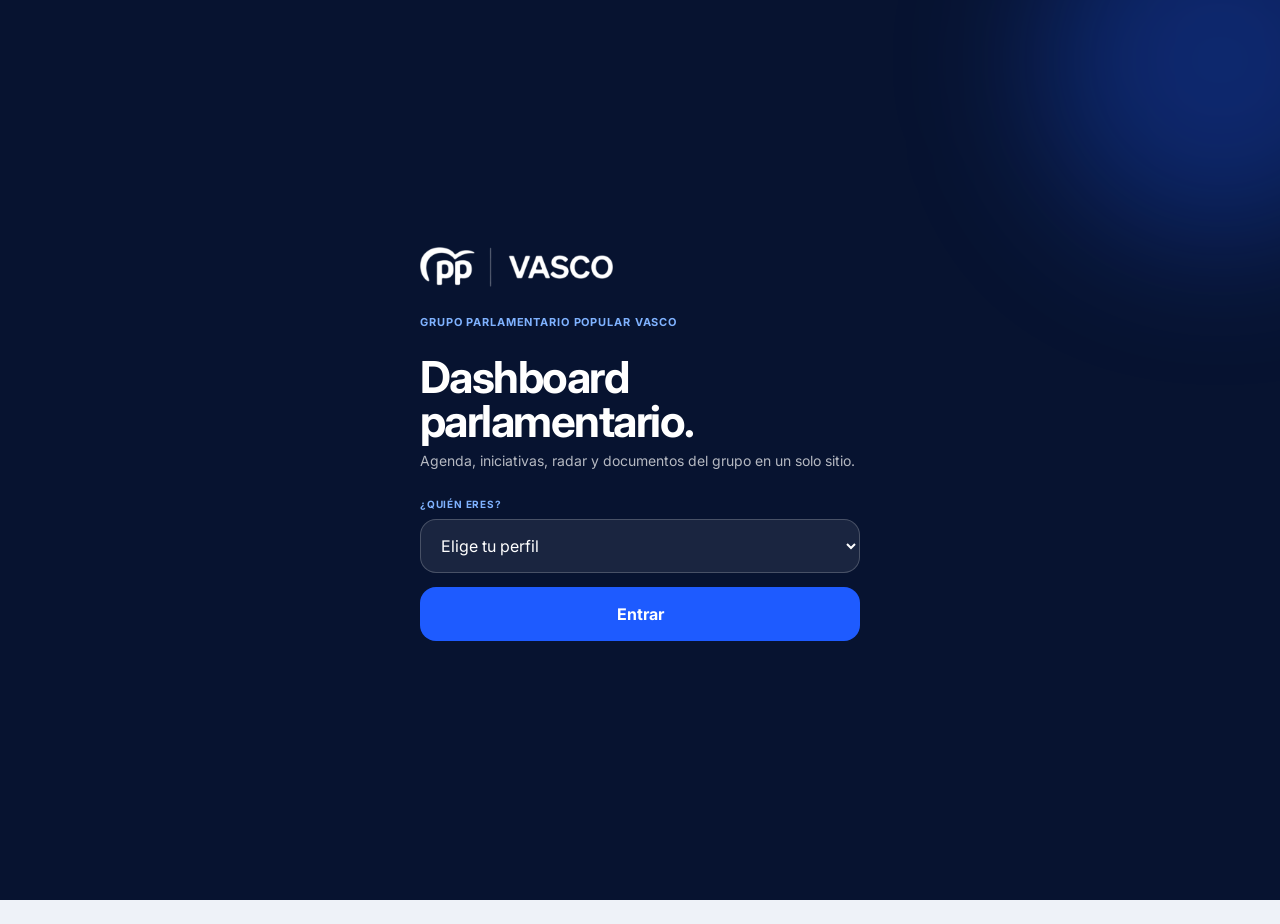
<file: index.html>
﻿<!doctype html>
<html lang="es">
<head>
<meta charset="utf-8"><meta name="viewport" content="width=device-width,initial-scale=1,viewport-fit=cover"><meta name="theme-color" content="#071330"><meta name="apple-mobile-web-app-title" content="GPV"><meta name="application-name" content="GPV"><link rel="manifest" href="manifest.webmanifest?v=3"><link rel="icon" type="image/png" sizes="48x48" href="favicon.png?v=2"><meta name="mobile-web-app-capable" content="yes"><meta name="apple-mobile-web-app-capable" content="yes"><meta name="apple-mobile-web-app-status-bar-style" content="default"><title>GPV</title><link rel="apple-touch-icon" href="gpv-icon.png?v=9"><link rel="apple-touch-icon" sizes="180x180" href="gpv-icon.png?v=9"><link rel="icon" type="image/png" sizes="180x180" href="gpv-icon.png?v=9">
<link rel="preconnect" href="https://fonts.googleapis.com"><link rel="preconnect" href="https://fonts.gstatic.com" crossorigin><link href="https://fonts.googleapis.com/css2?family=Inter:wght@400;500;600;700&display=swap" rel="stylesheet">
<style>
/* ==== GPV · sistema visual (inspirado en NNGG Euskadi) ====
 * Zonas de identidad en azul noche + blanco + azul eléctrico;
 * zonas de información en gris azulado claro con tarjetas blancas. */
:root{
 --night:#071330;--night-2:#0e2049;--night-3:#1a2f63;--brand:#1e4b8f;
 --electric:#1e5bff;--electric-600:#1447d6;--electric-50:#ebf1ff;--sky:#7fb2ff;
 --mist:#eef2f8;--line:#dbe3ef;--line-strong:#c3cfe1;--slate:#586a8a;--ink:#0b1a3a;
 --success:#0f7a55;--success-50:#e7f6ef;--warning:#a35a00;--warning-50:#fff4e2;--danger:#c22a3a;--danger-50:#fdecee;
 --radius-card:22px;--radius-btn:14px;--ease:cubic-bezier(.22,1,.36,1);
}
*{box-sizing:border-box}
html{-webkit-tap-highlight-color:transparent;text-size-adjust:100%}
body{margin:0;background:var(--mist);color:var(--ink);font-family:'Inter',ui-sans-serif,system-ui,-apple-system,'Segoe UI',sans-serif;font-size:14px;line-height:1.45;-webkit-font-smoothing:antialiased}
a{color:var(--electric)}
button{font-family:inherit}
:focus-visible{outline:3px solid var(--electric);outline-offset:2px;border-radius:8px}
.app{min-height:100vh;padding-bottom:calc(84px + env(safe-area-inset-bottom))}
.ico{flex:0 0 auto;display:inline-block;vertical-align:middle}
.press{transition:transform .14s var(--ease),background-color .16s,border-color .16s,color .16s}
.press:active{transform:scale(.97)}
.eyebrow{font-size:11px;font-weight:700;letter-spacing:.08em;text-transform:uppercase}
.display{font-weight:700;letter-spacing:-.035em;line-height:.98}
.wrap{max-width:1040px;margin:0 auto;padding:0 16px}
@keyframes rise{from{opacity:0;transform:translateY(10px)}to{opacity:1;transform:none}}
@keyframes sheet{from{transform:translateY(100%)}to{transform:none}}
@keyframes fade{from{opacity:0}to{opacity:1}}
@media (prefers-reduced-motion:reduce){*,*:before,*:after{animation-duration:1ms!important;transition-duration:1ms!important}}

/* Cabecera */
.ni-top{position:sticky;top:0;z-index:40;background:var(--night);color:#fff;padding-top:env(safe-area-inset-top)}
.ni-top .wrap{display:flex;align-items:center;gap:12px;height:56px}
.ni-logo{display:block;height:27px;width:auto}
.ni-word{display:flex;align-items:center;gap:8px;color:#fff;text-decoration:none;background:none;border:0;padding:0;cursor:pointer}
.ni-word b{font-size:20px;font-weight:700;letter-spacing:-.04em}
.ni-word span{white-space:nowrap;font-size:10px;font-weight:700;letter-spacing:.08em;text-transform:uppercase;color:rgba(255,255,255,.55)}
.ni-beta{font-size:9px;font-weight:700;letter-spacing:.08em;text-transform:uppercase;color:var(--sky);background:rgba(127,178,255,.15);border-radius:999px;padding:3px 8px}
.ni-user{position:relative;margin-left:auto}
.ni-user>summary{list-style:none}
.ni-user>summary::-webkit-details-marker{display:none}
.ni-usermenu{position:absolute;right:0;top:46px;z-index:60;min-width:230px;background:#fff;color:var(--night);border-radius:16px;box-shadow:0 18px 40px -12px rgba(7,19,48,.45);padding:14px;display:flex;flex-direction:column;gap:4px}
.ni-usermenu b{font-size:15px}
.ni-usermenu small{color:var(--slate);font-size:12px;margin-bottom:6px}
.ni-usermenu button,.ni-usermenu a{display:flex;align-items:center;gap:10px;border:0;background:var(--mist);color:var(--night);border-radius:12px;padding:11px 12px;font:inherit;font-size:14px;font-weight:700;text-decoration:none;cursor:pointer;text-align:left}
.ni-usermenu button{background:#fdecec;color:var(--danger)}
.ni-avatar{margin-left:auto;display:flex;align-items:center;gap:8px;border:0;background:none;color:#fff;cursor:pointer;padding:0}
.ni-avatar small{white-space:nowrap;font-size:10px;font-weight:700;letter-spacing:.08em;text-transform:uppercase;color:rgba(255,255,255,.6)}
.ni-avatar i{font-style:normal;display:flex;align-items:center;justify-content:center;width:36px;height:36px;border-radius:50%;background:var(--electric);font-size:12px;font-weight:700}

/* Barra inferior */
.ni-nav{position:fixed;left:0;right:0;bottom:0;z-index:40;background:rgba(7,19,48,.96);backdrop-filter:blur(10px);-webkit-backdrop-filter:blur(10px);border-top:1px solid rgba(255,255,255,.1);padding-bottom:env(safe-area-inset-bottom)}
.ni-nav ul{list-style:none;margin:0 auto;padding:0 4px;max-width:480px;display:grid;grid-auto-flow:column;grid-auto-columns:1fr}
.ni-nav button{width:100%;display:flex;flex-direction:column;align-items:center;gap:4px;padding:10px 0 8px;border:0;background:none;cursor:pointer;color:rgba(255,255,255,.55)}
.ni-nav .ni-navpill{display:flex;align-items:center;justify-content:center;width:56px;height:32px;border-radius:999px;transition:background-color .2s}
.ni-nav small{font-size:10px;font-weight:600;letter-spacing:.02em}
.ni-nav .active{color:#fff}
.ni-nav .active .ni-navpill{background:var(--electric)}
.ni-nav .active small{font-weight:700}
.ni-nav .dot{position:absolute;margin:-14px 0 0 22px;min-width:16px;height:16px;padding:0 4px;border-radius:999px;background:#ff5a6e;color:#fff;font-size:9px;font-weight:700;display:flex;align-items:center;justify-content:center}

/* Bandas de identidad */
.ni-hero{position:relative;overflow:hidden;background:var(--night);color:#fff}
.ni-hero:before{content:'';position:absolute;right:-110px;top:-110px;width:320px;height:320px;border-radius:50%;background:rgba(30,91,255,.28);filter:blur(60px);pointer-events:none}
.ni-hero .wrap{position:relative;padding-top:26px;padding-bottom:34px}
.ni-hero .eyebrow{color:var(--sky)}
.ni-hero h1{margin:14px 0 0;font-size:40px}
.ni-hero p.sub{margin:12px 0 0;max-width:560px;color:rgba(255,255,255,.72);font-size:15px}
.ni-next{display:flex;align-items:center;gap:14px;margin-top:24px;max-width:520px;padding:14px;border-radius:18px;border:1px solid rgba(255,255,255,.1);background:rgba(255,255,255,.06);color:#fff;text-align:left;width:100%;cursor:pointer}
.ni-next:hover{background:rgba(255,255,255,.1)}
.ni-next .tile{display:flex;align-items:center;justify-content:center;width:46px;height:46px;border-radius:14px;background:var(--electric);flex:0 0 auto}
.ni-next .txt{min-width:0;flex:1}
.ni-next .txt small{display:block;font-size:10px;font-weight:700;letter-spacing:.08em;text-transform:uppercase;color:var(--sky)}
.ni-next .txt b{display:block;margin-top:3px;font-size:15px;white-space:nowrap;overflow:hidden;text-overflow:ellipsis}
.ni-next .txt span{display:block;margin-top:2px;font-size:12px;color:rgba(255,255,255,.65);white-space:nowrap;overflow:hidden;text-overflow:ellipsis}
.ni-shortcuts{display:flex;gap:8px;overflow-x:auto;margin:26px -16px 0;padding:0 16px;scrollbar-width:none}
.ni-shortcuts::-webkit-scrollbar{display:none}
.ni-shortcuts button,.ni-shortcuts a{flex:0 0 auto;display:inline-flex;align-items:center;gap:7px;padding:10px 15px;border-radius:999px;border:1px solid rgba(255,255,255,.18);background:none;color:rgba(255,255,255,.88);font-size:13px;font-weight:600;text-decoration:none;cursor:pointer}
.ni-shortcuts .count{background:var(--electric);color:#fff;border-radius:999px;padding:1px 7px;font-size:11px;font-weight:700}
.ni-head{background:var(--night);color:#fff}
.ni-head .wrap{padding-top:22px;padding-bottom:28px}
.ni-head .eyebrow{color:var(--sky)}
.ni-back{display:inline-flex;align-items:center;gap:4px;margin:0 0 14px -4px;border:0;background:none;padding:4px;color:rgba(255,255,255,.7);font:inherit;font-size:13px;font-weight:600;cursor:pointer}.ni-back:hover{color:#fff}
.ni-head h1{margin:10px 0 0;font-size:36px}
.ni-head p{margin:10px 0 0;max-width:600px;color:rgba(255,255,255,.7);font-size:14px}

/* Secciones */
.ni-section{padding:28px 0 6px}
.ni-section.dark{background:var(--night);color:#fff;padding:32px 0 30px;margin-top:22px}
.ni-sechead{display:flex;align-items:flex-end;justify-content:space-between;gap:12px;margin-bottom:14px}
.ni-sechead .eyebrow{color:var(--electric)}
.ni-section.dark .ni-sechead .eyebrow{color:var(--sky)}
.ni-sechead h2{margin:6px 0 0;font-size:24px;font-weight:700;letter-spacing:-.025em;line-height:1.05}
.ni-link{display:inline-flex;align-items:center;gap:6px;border:0;background:none;padding:0;color:var(--electric);font-size:13px;font-weight:700;cursor:pointer;text-decoration:none;white-space:nowrap}
.ni-section.dark .ni-link{color:var(--sky)}
.ni-grid{display:grid;gap:12px}
@media (min-width:760px){.ni-grid.two{grid-template-columns:1fr 1fr}.ni-hero h1{font-size:56px}.ni-head h1{font-size:46px}}

/* Tarjetas */
.ni-card{background:#fff;border:1px solid var(--line);border-radius:var(--radius-card);padding:18px;animation:rise .42s var(--ease) both}
.ni-event{display:flex;gap:14px}
.ni-event.past{opacity:.7}
.ni-event-body{min-width:0;flex:1}
.ni-event h3,.ni-init h3{margin:8px 0 0;font-size:16px;font-weight:700;line-height:1.3;letter-spacing:-.01em;color:var(--night)}
.ni-event-detail{margin:5px 0 0;color:var(--slate);font-size:13px;line-height:1.4;display:-webkit-box;-webkit-line-clamp:3;-webkit-box-orient:vertical;overflow:hidden}
.ni-evtop{display:flex;align-items:center;gap:8px;min-width:0}
.ni-evinfo{flex:1;min-width:0;white-space:nowrap;overflow:hidden;text-overflow:ellipsis;color:var(--slate);font-size:12.5px;font-weight:600}
.ni-evtop .cal-btn{margin-left:auto;flex:0 0 auto;display:inline-flex!important;padding:0!important;font-size:17px!important;line-height:1;background:none;border:0;cursor:pointer}
.ni-event.pleno .ni-evinfo{color:rgba(255,255,255,.75)}
.ni-event{padding:14px 16px}
.ni-event h3{margin-top:6px!important}
.ni-event .ni-date{width:50px;padding:6px 0 7px}
.ni-meta{display:flex;flex-wrap:wrap;gap:4px 14px;margin-top:8px;color:var(--slate);font-size:12.5px;font-weight:500}
.ni-meta span{display:inline-flex;align-items:center;gap:5px;min-width:0}
.ni-actions{display:flex;flex-wrap:wrap;gap:6px 14px;margin-top:10px;align-items:center}
.ni-actions a,.ni-actions .linkbtn,.ni-actions .cal-btn{display:inline-flex!important;align-items:center;gap:5px;padding:0!important;border:0;background:none;color:var(--electric);font-size:12.5px!important;font-weight:700;text-decoration:none;cursor:pointer}
.ni-date{flex:0 0 auto;width:56px;border-radius:16px;background:var(--night);color:#fff;display:flex;flex-direction:column;align-items:center;justify-content:center;padding:8px 0 9px;align-self:flex-start}
.ni-date.electric{background:var(--electric)}
.ni-date.danger{background:var(--danger)}
.ni-date-m{font-size:10px;font-weight:700;letter-spacing:.08em;text-transform:uppercase;color:var(--sky)}
.ni-date.electric .ni-date-m,.ni-date.danger .ni-date-m{color:rgba(255,255,255,.8)}
.ni-date-d{font-size:24px;font-weight:700;line-height:1.05;letter-spacing:-.03em}
.ni-date-w{font-size:10px;font-weight:600;color:rgba(255,255,255,.65);text-transform:capitalize}
.ni-tags{display:flex;flex-wrap:wrap;gap:6px}
.ni-tag{display:inline-flex;align-items:center;gap:5px;border-radius:999px;padding:4px 10px;font-size:10px;font-weight:700;letter-spacing:.08em;text-transform:uppercase;background:var(--mist);color:var(--slate)}
.ni-tag.electric,.ni-tag.agenda-tag-grupo{background:var(--electric-50);color:var(--electric)}
.ni-tag.success,.ni-tag.agenda-tag-mesa{background:var(--success-50);color:var(--success)}
.ni-tag.warning,.ni-tag.agenda-tag-comision{background:var(--warning-50);color:var(--warning)}
.ni-tag.danger,.ni-tag.agenda-tag-pleno{background:var(--danger-50);color:var(--danger)}
.ni-tag.night{background:var(--night);color:#fff}
/* Inicio compacto */
.nh-top{background:var(--night);color:#fff}
.nh-top .wrap{padding-top:14px;padding-bottom:16px}
.nh-hello{margin:0;font-size:11px;font-weight:700;letter-spacing:.08em;text-transform:uppercase;color:var(--sky)}
.nh-date{margin:4px 0 0;color:#fff;font-size:clamp(22px,6.6vw,30px);font-weight:700;letter-spacing:-.03em;line-height:1.08}
.nh-pleno{display:flex;align-items:center;gap:8px;margin-top:12px;padding:11px 14px;border-radius:12px;background:var(--electric);color:#fff;font-size:14px;font-weight:700;text-decoration:none}
.nh-presu{display:flex;text-decoration:none;box-sizing:border-box;align-items:center;gap:8px;width:100%;margin-top:8px;padding:11px 14px;border-radius:12px;border:0;background:#7a1f33;color:#fff;font:inherit;font-size:14px;font-weight:700;cursor:pointer;text-align:left}
.nh-presu b{white-space:nowrap;flex:0 0 auto}
.nh-presu span{flex:1;min-width:0;text-align:right;font-weight:600;color:rgba(255,255,255,.85);white-space:nowrap;overflow:hidden;text-overflow:ellipsis}
.presu-head{background:#5c1626}
.pz-links{display:flex;flex-wrap:wrap;gap:8px;margin-top:14px}.pz-links .presu-cal{margin-top:0;flex:1 1 200px}
.pz-days{display:grid;grid-template-columns:repeat(auto-fit,minmax(250px,1fr));gap:10px}
.pz-day{background:#fff;border:1px solid var(--line,#e3e7ef);border-radius:14px;overflow:hidden}
.pz-day.past{opacity:.55}.pz-day.today{border-color:#7a1f33;box-shadow:0 0 0 1px #7a1f33}
.pz-dh{padding:8px 12px;background:#7a1f33;color:#fff;font-size:13px;font-weight:700;text-transform:capitalize}
.pz-row{display:grid;grid-template-columns:44px 1fr auto;gap:8px;align-items:baseline;padding:7px 12px;border-top:1px solid #f0f2f6;color:inherit;text-decoration:none;font-size:14px}
.pz-row:first-of-type{border-top:0}.pz-row.mine{background:#fbf1f3}
.pz-h{font-variant-numeric:tabular-nums;color:#7a1f33;font-weight:700;font-size:13px}
.pz-t{font-weight:600;min-width:0}.pz-who{font-size:12px;color:#6b7280;white-space:nowrap}.pz-row.mine .pz-who{color:#7a1f33;font-weight:700}
.pz-folders{display:grid;grid-template-columns:repeat(auto-fill,minmax(160px,1fr));gap:8px}
.pz-folder{display:flex;gap:10px;align-items:flex-start;padding:11px 12px;border-radius:12px;background:#fff;border:1px solid var(--line,#e3e7ef);color:#7a1f33;text-decoration:none}
.pz-folder span{display:flex;flex-direction:column;min-width:0}.pz-folder small{font-size:11px;color:#9ca3af;font-weight:700}
.pz-folder b{font-size:13.5px;color:#111827;line-height:1.25}.pz-folder em{font-style:normal;font-size:12px;color:#6b7280;margin-top:2px}
.pz-folder.mine{background:#fbf1f3;border-color:#e7c3cc}.pz-folder.mine em{color:#7a1f33;font-weight:700}
.presu-txt{flex:1;min-width:0;display:flex;flex-direction:column;gap:2px}
.presu-txt b{font-size:14px;line-height:1.3;color:var(--night)}
.presu-txt small{font-size:12px;color:var(--slate);line-height:1.35}
.presu-head .eyebrow{color:#f3c4cf}
.presu-cal{display:flex;align-items:center;gap:10px;margin-top:14px;max-width:560px;padding:13px 16px;border-radius:14px;background:#fff;color:#5c1626;font-size:15px;font-weight:700;text-decoration:none}
.presu-cal span{margin-left:auto;font-size:18px}
.presu-hito{margin-top:14px;padding:14px 16px;border-radius:14px;background:rgba(255,255,255,.1);max-width:560px}
.presu-hito small{display:block;font-size:10.5px;font-weight:700;letter-spacing:.08em;text-transform:uppercase;color:#f3c4cf}
.presu-hito b{display:block;margin-top:4px;font-size:17px}
.presu-hito span{display:block;margin-top:2px;font-size:13px;color:rgba(255,255,255,.75)}
.ni-tag.agenda-tag-presu{background:#f5e3e7;color:#7a1f33}
.nh-pleno span{margin-left:auto;white-space:nowrap}
.nh-tiles{display:grid;grid-template-columns:repeat(4,1fr);gap:8px;margin-top:12px}
.nh-tile{display:flex;flex-direction:column;align-items:center;gap:2px;padding:10px 4px;border-radius:14px;border:1px solid rgba(255,255,255,.14);background:rgba(255,255,255,.07);color:#fff;text-decoration:none;cursor:pointer;font:inherit}
.nh-tile b{font-size:21px;font-weight:700;line-height:1.1;display:flex;align-items:center;min-height:23px}
.nh-tile small{font-size:10.5px;font-weight:600;color:rgba(255,255,255,.7);white-space:nowrap}
.nh-tile.warn b{color:#ffb4b4}
.nh-sec{padding-top:16px}
.nh-head{display:flex;align-items:center;gap:8px;margin-bottom:8px}
.nh-head h2{margin:0;margin-right:auto;font-size:16px;font-weight:700;color:var(--night)}
.nh-sub-first{border-top:0}
.nh-prox>summary{list-style:none;cursor:pointer;display:flex;align-items:center;justify-content:space-between}
.nh-prox>summary::-webkit-details-marker{display:none}
.nh-prox>summary::after{content:'▾';font-size:13px;transition:transform .15s}
.nh-prox[open]>summary::after{transform:rotate(180deg)}
.nh-sub{padding:8px 14px 6px;font-size:12px;font-weight:700;letter-spacing:.06em;text-transform:uppercase;color:#6b7280;background:#f6f7fa;border-top:1px solid #eef0f4}
.nh-more{text-decoration:none;border:0;background:none;color:var(--electric);font:inherit;font-size:13px;font-weight:700;cursor:pointer;padding:4px 0;white-space:nowrap}
.nh-add{width:30px;height:30px;border-radius:999px;border:0;background:var(--electric);color:#fff;cursor:pointer;display:flex;align-items:center;justify-content:center;padding:0}
.nh-tabs{display:inline-flex;background:#fff;border:1px solid var(--line-strong);border-radius:999px;padding:3px}
.nh-tabs button{border:0;background:none;border-radius:999px;padding:5px 10px;font:inherit;font-size:12px;font-weight:700;color:var(--slate);cursor:pointer;white-space:nowrap}
.nh-tabs button.active{background:var(--night);color:#fff}
.nh-tabs i{font-style:normal;opacity:.6}
.nh-list{background:#fff;border:1px solid var(--line);border-radius:16px;overflow:hidden}
.nh-row{display:flex;align-items:center;gap:10px;padding:10px 12px 10px 0;min-height:46px;border-top:1px solid var(--line);color:inherit;text-decoration:none}
.nh-row:first-child{border-top:0}
.nh-row.empty{padding-left:14px;color:var(--slate);font-size:13.5px}
.nh-row.past{opacity:.55}
.nh-row.pleno{background:#eef3ff}
.nh-row .check{flex:0 0 auto;margin-left:12px}
.nh-bar{flex:0 0 4px;align-self:stretch;border-radius:0 4px 4px 0}
.nh-time{flex:0 0 46px;font-size:12px;font-weight:700;color:var(--slate);line-height:1.25}
.nh-time.warn{color:var(--danger)}
.nh-title{flex:1;min-width:0;font-size:14px;font-weight:600;color:var(--night);line-height:1.3;display:-webkit-box;-webkit-line-clamp:2;-webkit-box-orient:vertical;overflow:hidden}
.nh-title small{font-weight:500;color:var(--slate)}
.nh-row.pleno .nh-title{font-weight:700}
.nh-ico{flex:0 0 auto;display:flex;color:var(--electric);padding:4px}
.nh-row .cal-btn{flex:0 0 auto;display:inline-flex!important;padding:4px!important;font-size:17px!important;line-height:1;background:none;border:0;cursor:pointer}
.nh-doc{text-decoration:none;color:var(--electric)!important}
.nh-x{flex:0 0 auto;border:0;background:none;color:var(--slate);font-size:15px;cursor:pointer;padding:6px 10px}
.doc-quitar{float:right;margin-left:10px;border:1px solid #f3c4c4;background:#fdecec;color:var(--danger);border-radius:999px;padding:4px 10px;font:inherit;font-size:11px;font-weight:700;cursor:pointer}
.nh-state{flex:0 0 auto;font-size:11px;font-weight:700;color:var(--slate);white-space:nowrap}
.nh-state.ok{color:var(--success)}
.nh-state.warn{color:var(--danger)}
@media (min-width:860px){.nh-cols{display:grid;grid-template-columns:3fr 2fr;gap:24px;align-items:start}.nh-date{font-size:40px}}
/* Iniciativas importantes */
.ni-init{position:relative}
.ni-init .ni-tags{padding-right:40px}
.ni-star{position:absolute;top:12px;right:12px;width:38px;height:38px;border-radius:999px;border:1px solid var(--line);background:#fff;color:var(--slate);font-size:20px;line-height:1;cursor:pointer;display:flex;align-items:center;justify-content:center}
.ni-star:hover{border-color:var(--electric);color:var(--electric)}
.ni-star.on{background:#ffb800;border-color:#ffb800;color:#fff}
.ni-init.imp{border-color:#ffb800;box-shadow:0 0 0 1px #ffb800 inset}
.ni-tag.star{background:#fff4d1;color:#9a6a00}
/* Plenos: tarjeta destacada y enlace fijo al orden del día */
.ni-event.pleno{position:relative;overflow:hidden;background:var(--night);border-color:var(--night);color:#fff;box-shadow:0 14px 34px -18px rgba(7,19,48,.75);padding:20px}
.ni-event.pleno:before{content:'';position:absolute;right:-70px;top:-70px;width:200px;height:200px;border-radius:50%;background:rgba(30,91,255,.35);filter:blur(40px);pointer-events:none}
.ni-event.pleno>*{position:relative}
.ni-grid.two>.ni-event.pleno{grid-column:1/-1}
.ni-event.pleno .ni-date{background:var(--electric)}
.ni-event.pleno .ni-date-m{color:#fff}
.ni-event.pleno h3{color:#fff;font-size:19px}
.ni-event.pleno .ni-event-detail,.ni-event.pleno .ni-meta{color:rgba(255,255,255,.72)}
.ni-event.pleno .ni-tag{background:rgba(255,255,255,.12);color:#fff}
.ni-event.pleno .ni-tag.star{background:var(--electric);color:#fff}
.ni-event.pleno .ni-actions a,.ni-event.pleno .ni-actions .linkbtn,.ni-event.pleno .ni-actions .cal-btn{color:var(--sky)}
.ni-event.pleno .ni-actions a.ni-orderbtn{color:var(--night);background:#fff;border-radius:999px;padding:9px 16px!important;font-size:13.5px!important}
.ni-event.pleno .ni-actions a.ni-orderbtn:hover{background:var(--sky)}
.ni-orderbtn small{font-weight:600;opacity:.6}
.ni-ordertop{display:inline-flex;align-items:center;gap:6px;margin-left:auto;padding:7px 12px;border-radius:999px;background:var(--electric);color:#fff;font-size:12px;font-weight:700;text-decoration:none;white-space:nowrap}
.ni-ordertop:hover{background:#3a70ff}
.ni-ordertop .long{display:none}
@media (min-width:860px){.ni-ordertop .long{display:inline}.ni-ordertop .short{display:none}}
.ni-pleno{display:flex;flex-wrap:wrap;align-items:center;gap:12px 16px;margin-top:16px;max-width:520px;padding:16px;border-radius:18px;background:var(--electric);color:#fff}
.ni-pleno .txt{flex:1;min-width:200px}
.ni-pleno small{display:block;font-size:10px;font-weight:700;letter-spacing:.08em;text-transform:uppercase;color:rgba(255,255,255,.8)}
.ni-pleno b{display:block;margin-top:3px;font-size:16px;line-height:1.3}
.ni-pleno a{display:inline-flex;align-items:center;gap:6px;padding:10px 16px;border-radius:999px;background:#fff;color:var(--night);font-size:13.5px;font-weight:700;text-decoration:none}

.ni-empty{border:1px dashed var(--line-strong);border-radius:var(--radius-card);padding:26px 20px;text-align:center;color:var(--slate);background:rgba(255,255,255,.5)}
.ni-empty b{display:block;color:var(--night);font-size:15px;margin-bottom:4px}
.ni-daylabel{margin:22px 0 10px;font-size:11px;font-weight:700;letter-spacing:.08em;text-transform:uppercase;color:var(--slate)}
.ni-daylabel.today{color:var(--electric)}

/* Filtros */
.ni-filters{display:grid;gap:12px;margin:18px 0 6px}
.ni-chips{display:flex;flex-wrap:wrap;gap:6px}
.ni-chips::-webkit-scrollbar{display:none}
.ni-chip{flex:0 0 auto;border:1px solid var(--line-strong);background:#fff;color:var(--slate);border-radius:999px;padding:8px 12px;font-size:10.5px;font-weight:700;letter-spacing:.06em;text-transform:uppercase;cursor:pointer;white-space:nowrap}
.ni-chip:hover{border-color:rgba(7,19,48,.4);color:var(--night)}
.ni-chip.active{background:var(--night);border-color:var(--night);color:#fff}
.ni-chip .n{margin-left:6px;opacity:.6}
.ni-filter-label{font-size:10px;font-weight:700;letter-spacing:.08em;text-transform:uppercase;color:var(--slate);margin-bottom:-4px}
.ni-seg{display:inline-flex;align-self:flex-start;border:1px solid var(--line-strong);background:#fff;border-radius:999px;padding:4px}
.ni-seg button{display:inline-flex;align-items:center;gap:6px;border:0;background:none;border-radius:999px;padding:8px 14px;font-size:12px;font-weight:700;color:var(--slate);cursor:pointer}
.ni-seg button.active{background:var(--electric);color:#fff}
.ni-row{display:flex;flex-wrap:wrap;gap:10px;align-items:center}
.ni-select{appearance:none;-webkit-appearance:none;border:1px solid var(--line-strong);background:#fff url("data:image/svg+xml,%3Csvg xmlns='http://www.w3.org/2000/svg' width='12' height='12' viewBox='0 0 24 24' fill='none' stroke='%23586a8a' stroke-width='2.5'%3E%3Cpath d='m6 9 6 6 6-6'/%3E%3C/svg%3E") no-repeat right 14px center;border-radius:999px;padding:9px 36px 9px 15px;font:inherit;font-size:12.5px;font-weight:700;color:var(--night)}
.ni-search{position:relative}
.ni-search .ico{position:absolute;left:16px;top:50%;transform:translateY(-50%);color:var(--slate);pointer-events:none}
.ni-search input,.search-box input{-webkit-appearance:none;appearance:none;width:100%;height:54px;border:1px solid var(--line-strong);border-radius:18px;background:#fff;padding:0 16px 0 46px;font:inherit;font-size:15px;font-weight:500;color:var(--night)}
.ni-search input:focus,.search-box input:focus{outline:none;border-color:var(--electric);box-shadow:0 0 0 4px rgba(30,91,255,.15)}
.ni-count{font-size:12px;font-weight:600;color:var(--slate);margin:16px 0 10px}
.ni-count b{color:var(--night)}
.ni-btn{display:inline-flex;align-items:center;justify-content:center;gap:8px;border:0;border-radius:var(--radius-btn);background:var(--electric);color:#fff;padding:12px 18px;font-size:13px;font-weight:700;cursor:pointer;text-decoration:none}
.ni-btn:hover{background:var(--electric-600)}
.ni-btn.ghost{background:#fff;color:var(--night);border:1px solid var(--line-strong)}

/* Calendario mensual */
.ni-month{background:#fff;border:1px solid var(--line);border-radius:var(--radius-card);padding:14px}
.ni-month-head{display:flex;align-items:center;justify-content:space-between;margin-bottom:10px}
.ni-month-head b{font-size:16px;font-weight:700;text-transform:capitalize;color:var(--night)}
.ni-month-head button{width:38px;height:38px;border-radius:50%;border:1px solid var(--line-strong);background:#fff;color:var(--night);display:flex;align-items:center;justify-content:center;cursor:pointer}
.ni-mgrid{display:grid;grid-template-columns:repeat(7,1fr);gap:4px;text-align:center}
.ni-mgrid .wd{font-size:10px;font-weight:700;letter-spacing:.1em;color:var(--slate);padding:4px 0}
.ni-mgrid button{position:relative;aspect-ratio:1/1;border:0;border-radius:12px;background:none;font-size:13px;font-weight:600;color:var(--night);cursor:pointer}
.ni-mgrid button.out{color:#b6c1d3}
.ni-mgrid button.today{color:var(--electric);font-weight:700;box-shadow:inset 0 0 0 2px var(--electric-50)}
.ni-mgrid button.sel{background:var(--night);color:#fff}
.ni-mgrid button .dots{position:absolute;left:0;right:0;bottom:5px;display:flex;justify-content:center;gap:2px}
.ni-mgrid button .dots i{width:5px;height:5px;border-radius:50%;background:var(--electric)}
.ni-mgrid button.sel .dots i{background:var(--sky)}

/* Estadísticas */
.ni-stats{display:grid;grid-template-columns:repeat(3,1fr);gap:10px}
.ni-stat{border:1px solid var(--line);background:#fff;border-radius:18px;padding:14px 12px;text-align:left;cursor:pointer}
.ni-stat b{display:block;font-size:28px;font-weight:700;letter-spacing:-.03em;color:var(--night);line-height:1}
.ni-stat span{display:block;margin-top:6px;font-size:10px;font-weight:700;letter-spacing:.08em;text-transform:uppercase;color:var(--slate)}
.ni-stat.warn b{color:var(--warning)}.ni-stat.ok b{color:var(--success)}

/* Más */
.ni-hub{display:grid;gap:10px}
.as-venc{display:inline-flex;align-items:center;gap:5px;font-weight:700;color:var(--night)}
.as-venc.urg{color:var(--danger)}
.as-venc.past{color:var(--slate);font-weight:600}
.as-meta{gap:4px 12px}
.ni-tag.pt-bildu{background:#dff5f2;color:#0f766e}
.ni-tag.pt-sumar{background:#fde8ea;color:#c0392b}
.ni-tag.pt-psoe{background:#f5e3e7;color:#7b1e34}
.ni-tag.pt-pp{background:#e3edff;color:#1f4b90}
.ni-tag.pt-vox{background:#e4f5e4;color:#2e7d32}
.ni-tag.pt-gris{background:#eceff3;color:#5b6576}
.as-nolink{font-size:12px;color:var(--slate);font-weight:600}
.as-meta b{color:var(--night)}
.as-card.urg{border-color:var(--danger);box-shadow:0 0 0 1px var(--danger) inset}
.as-card.past{opacity:.6}
@media (min-width:760px){.ni-hub2{grid-template-columns:1fr 1fr}}
.ni-hubitem{display:flex;align-items:center;gap:14px;width:100%;text-align:left;border:1px solid var(--line);background:#fff;border-radius:18px;padding:15px 16px;color:var(--night);cursor:pointer;text-decoration:none;font:inherit}
.ni-hubitem .tile{display:flex;align-items:center;justify-content:center;width:44px;height:44px;border-radius:14px;background:var(--electric-50);color:var(--electric);flex:0 0 auto}
.ni-hubitem .txt{flex:1;min-width:0}
.ni-hubitem b{display:block;font-size:15px}
.ni-hubitem small{display:block;color:var(--slate);font-size:12.5px;margin-top:2px}
.ni-hubitem .ico.chev{color:var(--line-strong)}
.ni-hubitem.danger .tile{background:var(--danger-50);color:var(--danger)}

/* Páginas heredadas (Radar, Panel, Buzón, Tareas…): mismo lenguaje visual */
.ni-legacy{padding:18px 0 10px}
.pageintro{padding:4px 2px 14px}
.pageintro h2{margin:0;font-size:30px;font-weight:700;letter-spacing:-.03em;line-height:1.05;color:var(--night)}
.pageintro p{margin:8px 0 0;color:var(--slate)}
.card,.alert{background:#fff;border:1px solid var(--line);border-radius:var(--radius-card);margin:0 0 14px;overflow:hidden}
.cardtitle{display:flex;align-items:baseline;justify-content:space-between;gap:10px;padding:16px 18px 6px}
.cardtitle h3{margin:0;font-size:11px;font-weight:700;letter-spacing:.08em;color:var(--electric)}
.cardtitle span{font-size:12px;color:var(--slate);font-weight:600}
.alert{padding:14px 18px;border-color:#f4c6cc;background:var(--danger-50)}
.alert h3{margin:0 0 6px;font-size:11px;letter-spacing:.08em;color:var(--danger)}
.alert p{margin:4px 0}
.row{display:grid;grid-template-columns:70px 1fr;gap:12px;padding:12px 18px;border-top:1px solid var(--line)}
.row .date{font-weight:700;color:var(--night);white-space:pre-line;font-size:12px}
.row small{display:block;color:var(--slate)}
.empty{padding:16px 18px;color:var(--slate)}
.meta{color:var(--slate);font-size:12.5px}
.extlinks{padding:12px 18px;border-top:1px solid var(--line);display:flex;flex-wrap:wrap;gap:12px}
.extlinks a,.linkbtn{border:0;background:none;color:var(--electric);font:inherit;font-weight:700;font-size:13px;cursor:pointer;text-decoration:none;padding:0}
.pills{display:flex;gap:8px;overflow-x:auto;padding:8px 18px 12px;scrollbar-width:none}
.pills::-webkit-scrollbar{display:none}
.pill{flex:0 0 auto;border:1px solid var(--line-strong);background:#fff;color:var(--slate);border-radius:999px;padding:8px 13px;font-size:10.5px;font-weight:700;letter-spacing:.1em;text-transform:uppercase;cursor:pointer;white-space:nowrap}
.pill.active{background:var(--night);border-color:var(--night);color:#fff}
.radarbody{padding:16px 18px;border-top:1px solid var(--line)}
.radarbody:first-of-type{border-top:0}
.radardate{display:inline-block;font-size:10px;font-weight:700;letter-spacing:.08em;text-transform:uppercase;color:var(--electric)}
.radarbody h4{margin:6px 0;font-size:15px;line-height:1.3;color:var(--night)}
.radarbody p{margin:6px 0;color:var(--slate);font-size:13px;line-height:1.45}
.radar-actions{display:flex;flex-wrap:wrap;gap:8px;margin-top:10px}
.radar-actions button{border:1px solid var(--line-strong);background:#fff;color:var(--night);border-radius:999px;padding:8px 13px;font-size:12px;font-weight:700;cursor:pointer}
.radar-actions .quick-add-task{background:var(--electric);border-color:var(--electric);color:#fff}
.radar-actions .quick-add-task.added,.radar-actions button:disabled{background:var(--mist);border-color:var(--line);color:var(--slate)}
.radar-area-tags{display:flex;flex-wrap:wrap;gap:6px;margin-top:6px}
.area-badge{display:inline-flex;border-radius:999px;padding:3px 9px;font-size:10px;font-weight:700;background:var(--electric-50);color:var(--electric)}
.initiative{padding:16px 18px;border-top:1px solid var(--line)}
.initiative-top{display:flex;justify-content:space-between;gap:12px;align-items:flex-start}
.initiative h4{margin:0;font-size:15px;line-height:1.35;color:var(--night)}
.initiative-meta{display:flex;flex-wrap:wrap;gap:4px 14px;margin-top:8px;color:var(--slate);font-size:12.5px}
.initiative-note{margin-top:8px;padding:10px 12px;border-radius:12px;background:var(--electric-50);color:var(--night);font-size:13px}
.initiative-link{display:inline-block;margin-top:8px;color:var(--electric);font-weight:700;font-size:13px;text-decoration:none}
.status,.answered{flex:0 0 auto;border-radius:999px;padding:4px 10px;font-size:10px;font-weight:700;letter-spacing:.1em;text-transform:uppercase;background:var(--warning-50);color:var(--warning);white-space:nowrap}
.status.red{background:var(--danger-50);color:var(--danger)}
.answered{background:var(--success-50);color:var(--success)}
.admin-filter{display:flex;align-items:center;gap:10px;padding:10px 18px}
.admin-filter b{font-size:10px;letter-spacing:.08em;text-transform:uppercase;color:var(--slate)}
.person-filter{border:1px solid var(--line-strong);background:#fff;border-radius:999px;padding:8px 12px;font:inherit;font-size:12.5px;font-weight:600}
.hubgrid{display:grid;gap:10px;margin-bottom:14px}
.hubcard{display:grid;grid-template-columns:44px minmax(0,1fr) 20px;gap:12px;align-items:center;background:#fff;border:1px solid var(--line);border-radius:18px;padding:14px 16px;text-decoration:none;color:var(--night);font:inherit;text-align:left;width:100%;cursor:pointer}
.hubicon{display:flex;align-items:center;justify-content:center;width:44px;height:44px;border-radius:14px;background:var(--electric-50);color:var(--electric);font-size:18px}
.hubtext b{display:block;font-size:15px}.hubtext span{display:block;color:var(--slate);font-size:12.5px;margin-top:2px}
.hubarrow{color:var(--line-strong);font-size:22px}
.newdocs{background:#fff;border:1px solid var(--line);border-radius:var(--radius-card);margin:0 0 14px;overflow:hidden}
.newdocs summary{display:flex;align-items:center;gap:10px;padding:16px 18px;color:var(--electric);font-size:11px;font-weight:700;letter-spacing:.08em;cursor:pointer;list-style:none}
.newdocs summary::-webkit-details-marker{display:none}
.newdocs-count{background:var(--electric-50);border-radius:999px;padding:2px 8px}
.newdocs-list{padding:0 18px 8px}
.newdoc-item{padding:12px 0;border-top:1px solid var(--line)}
.newdoc-item b{display:block;color:var(--night)}
.newdoc-item small{display:block;color:var(--slate);margin-top:3px}
.newdoc-item a{display:inline-block;margin-top:6px;font-weight:700;text-decoration:none;font-size:13px}
.newdoc-empty{padding:12px 0;color:var(--slate)}
.repo-search{background:#fff;border:1px solid var(--line);border-radius:var(--radius-card);padding:16px 18px 8px;margin:0 0 14px}
.repo-search h3{margin:0 0 10px;font-size:11px;letter-spacing:.08em;color:var(--electric)}
.search-box{position:relative;margin:0 0 10px}
.search-box:before{content:'';position:absolute;left:17px;top:50%;width:14px;height:14px;transform:translateY(-60%);border:2px solid var(--slate);border-radius:50%;pointer-events:none}
.search-box:after{content:'';position:absolute;left:30px;top:31px;width:7px;height:2px;background:var(--slate);transform:rotate(45deg);pointer-events:none}
.soon{padding:30px 20px;text-align:center;color:var(--slate)}
.badge{display:inline-block;background:var(--electric);color:#fff;border-radius:999px;padding:1px 7px;font-size:10px;font-weight:700}

/* Tareas */
.quicktask{padding:8px 18px 12px}
.quicktask .qrow{display:flex;gap:8px}
.quicktask input,.quicktask select{flex:1;min-width:0;border:1px solid var(--line-strong);border-radius:14px;padding:12px 14px;font:inherit;font-size:14px}
.quicktask button,#newTask{border:0;border-radius:14px;background:var(--electric);color:#fff;padding:12px 16px;font-weight:700;cursor:pointer}
.taskhead{display:flex;justify-content:space-between;align-items:flex-start;gap:12px;margin-bottom:12px}
.taskhead h2{margin:0;font-size:30px;font-weight:700;letter-spacing:-.03em}
.task-page-back{display:none}
.group-title{margin:20px 2px 10px;font-size:11px;font-weight:700;letter-spacing:.08em;color:var(--slate)}
.taskbox{display:grid;gap:10px}
.task{display:grid;grid-template-columns:24px minmax(0,1fr) auto;gap:12px;align-items:start;background:#fff;border:1px solid var(--line);border-left:4px solid var(--line-strong);border-radius:18px;padding:14px;margin:0 18px 10px}
.taskbox .task{margin:0}
.task-priority-urgente{border-left-color:var(--danger)}.task-priority-pronto{border-left-color:#e0a21b}.task-priority-cuando{border-left-color:var(--slate)}
.check{width:22px;height:22px;border-radius:50%;border:2px solid var(--line-strong);background:#fff;cursor:pointer;padding:0;position:relative}
.check.done{background:var(--success);border-color:var(--success)}
.check.done:after{content:'';position:absolute;left:6px;top:2px;width:5px;height:10px;border:solid #fff;border-width:0 2px 2px 0;transform:rotate(45deg)}
.task-copy b{display:block;font-size:14px;font-weight:700;color:var(--night);line-height:1.35;overflow-wrap:anywhere}
.task-meta{display:flex;flex-wrap:wrap;gap:6px 10px;margin-top:6px;color:var(--slate);font-size:12px}
.task-meta small{font-size:12px}
.task-meta small.task-due-overdue{color:var(--danger);font-weight:700}.task-meta small.task-due-today{color:var(--electric);font-weight:700}
.task-label-below{background:var(--electric-50);color:var(--electric);border-radius:999px;padding:2px 9px;font-weight:700;font-size:11px}
.task-edit-btn{border:0;background:none;color:var(--electric);font-weight:700;font-size:12px;cursor:pointer;padding:2px}
.completed-tasks{margin-top:18px;background:#fff;border:1px solid var(--line);border-radius:18px;overflow:hidden}
.completed-tasks summary{padding:14px 16px;font-size:11px;font-weight:700;letter-spacing:.08em;color:var(--slate);cursor:pointer}
.completed-tasks .taskbox{padding:0 12px 12px}

/* Banco de datos */
.bd-toolbar{display:grid;gap:10px;margin:0 0 14px}
.bd-search{width:100%;height:54px;border:1px solid var(--line-strong);border-radius:18px;padding:0 16px;font:inherit;font-size:15px}
.bd-section{margin:0 0 22px}
.bd-sectitle{display:flex;align-items:center;gap:8px;margin:0 2px 10px}
.bd-sectitle h3{margin:0;font-size:11px;font-weight:700;letter-spacing:.08em;text-transform:uppercase;color:var(--slate)}
.bd-dot{width:8px;height:8px;border-radius:50%;background:var(--electric)}
.bd-grid{display:grid;gap:10px}
@media (min-width:760px){.bd-grid{grid-template-columns:1fr 1fr}}

/* Modales, avisos y acceso */
.modal{position:fixed;inset:0;z-index:60;background:rgba(7,19,48,.55);display:flex;align-items:flex-end;justify-content:center;animation:fade .24s ease-out both}
.sheet{width:min(560px,100%);max-height:92vh;overflow:auto;background:#fff;border-radius:26px 26px 0 0;padding:22px 20px calc(22px + env(safe-area-inset-bottom));animation:sheet .32s var(--ease) both}
.sheet h2{margin:0 0 12px;font-size:22px;font-weight:700;letter-spacing:-.02em;color:var(--night)}
.sheet label{display:block;font-size:10px;font-weight:700;letter-spacing:.08em;text-transform:uppercase;color:var(--slate);margin:14px 0 4px}
.sheet input,.sheet select,.sheet textarea{width:100%;padding:13px 14px;font:inherit;font-size:16px;border:1px solid var(--line-strong);border-radius:14px;margin:4px 0;background:#fff;color:var(--night)}
.sheet .check-line{display:flex;align-items:center;gap:8px;font-size:13px;font-weight:600;color:var(--night);letter-spacing:0;text-transform:none;margin:14px 0 4px}
.sheet .check-line input{width:auto;margin:0}
.actions{display:flex;flex-wrap:wrap;gap:8px;margin-top:16px}
.actions button{border:1px solid var(--line-strong);background:#fff;color:var(--night);border-radius:14px;padding:12px 16px;font-weight:700;font-size:14px;cursor:pointer}
.actions .primary{background:var(--electric);border-color:var(--electric);color:#fff}
.sheet .danger{margin-left:auto;color:var(--danger);border-color:#f2c1c7}
.toast{position:fixed;left:50%;bottom:calc(92px + env(safe-area-inset-bottom));transform:translateX(-50%);z-index:70;max-width:calc(100vw - 28px);background:var(--night);color:#fff;border-radius:14px;padding:12px 14px;display:flex;align-items:center;gap:12px;font-size:13px;font-weight:600;box-shadow:0 12px 30px rgba(7,19,48,.3)}
.toast button{border:0;background:none;color:var(--sky);font:inherit;font-weight:700;cursor:pointer}
.toast.success:before{content:'✓';display:inline-grid;place-items:center;width:20px;height:20px;border-radius:50%;background:var(--success)}
.toast.warn:before{content:'!';display:inline-grid;place-items:center;width:20px;height:20px;border-radius:50%;background:#ffd36b;color:var(--night)}
.toast.info:before{content:'…';display:inline-grid;place-items:center;width:20px;height:20px;border-radius:50%;background:rgba(255,255,255,.15)}
.sync-banner{display:flex;flex-wrap:wrap;align-items:center;gap:6px 10px;margin:14px 16px 0;padding:11px 14px;border-radius:14px;background:var(--warning-50);border:1px solid #f3d9a8;color:#6b3d00;font-size:12.5px}
.sync-banner.loading{background:var(--electric-50);border-color:#c9d8ff;color:var(--brand)}
.sync-banner button{border:0;background:none;color:var(--electric);font:inherit;font-weight:700;text-decoration:underline;cursor:pointer;padding:0}
.app-notification{position:fixed;z-index:80;top:max(12px,env(safe-area-inset-top));left:50%;transform:translateX(-50%);width:min(560px,calc(100vw - 24px));display:grid;grid-template-columns:40px minmax(0,1fr) 24px;gap:12px;align-items:center;padding:14px;border-radius:18px;background:var(--night);color:#fff;box-shadow:0 16px 40px rgba(7,19,48,.35);cursor:pointer}
.app-notification-close{border:0;background:none;color:rgba(255,255,255,.6);font-size:18px;cursor:pointer}
.loading{min-height:100vh;display:flex;align-items:center;justify-content:center;background:var(--night);color:rgba(255,255,255,.7);font-weight:600}
.ni-login{min-height:100vh;background:var(--night);color:#fff;display:flex;flex-direction:column;justify-content:center;padding:32px 22px;position:relative;overflow:hidden}
.ni-login:before{content:'';position:absolute;right:-120px;top:-120px;width:360px;height:360px;border-radius:50%;background:rgba(30,91,255,.3);filter:blur(70px)}
.ni-login .inner{position:relative;width:min(440px,100%);margin:0 auto}
.ni-login h1{margin:14px 0 8px;font-size:44px}
.ni-login p{margin:0 0 26px;color:rgba(255,255,255,.7)}
.ni-login label{display:block;font-size:10px;font-weight:700;letter-spacing:.08em;text-transform:uppercase;color:var(--sky);margin-bottom:8px}
.ni-login select{width:100%;height:54px;border-radius:16px;border:1px solid rgba(255,255,255,.2);background:rgba(255,255,255,.08);color:#fff;padding:0 16px;font:inherit;font-size:16px}
.ni-login select option{color:var(--night)}
.ni-login button{margin-top:14px;width:100%;height:54px;border:0;border-radius:16px;background:var(--electric);color:#fff;font:inherit;font-size:16px;font-weight:700;cursor:pointer}
.ni-login .error{margin-top:12px;color:#ffb3bd;font-weight:600}
.ni-login .back{display:inline-block;margin-top:22px;color:rgba(255,255,255,.6);font-size:13px}

@media (max-width:520px){.ni-word span,.ni-avatar small{display:none}}
@media (max-width:1320px){.ni-avatar small{display:none}}
/* Navegación de escritorio en la cabecera (como NNGG) */
.ni-topnav{display:none}
@media (min-width:860px){
 .ni-top .wrap{height:64px;gap:20px}
 .ni-topnav{display:block;margin-left:auto}
 .ni-topnav ul{list-style:none;margin:0;padding:0;display:flex;align-items:center;gap:4px}
 .ni-topnav button{position:relative;display:flex;align-items:center;gap:8px;border:0;background:none;border-radius:999px;padding:9px 16px;color:rgba(255,255,255,.65);font-size:14px;font-weight:500;cursor:pointer}
 .ni-topnav button:hover{color:#fff}
 .ni-topnav button.active{background:rgba(255,255,255,.1);color:#fff;font-weight:700}
 .ni-topnav button.active .ico{color:var(--sky)}
 .ni-topnav button.active:after{content:'';position:absolute;left:16px;right:16px;bottom:-13px;height:3px;border-radius:999px;background:var(--electric)}
 .ni-user{margin-left:8px}
 .ni-avatar{margin-left:0}
 .ni-ordertop{margin-left:10px}
 .ni-nav{display:none}
 .app{padding-bottom:24px}
 .toast{bottom:24px}
}

</style>
</head><body><div id="app" class="app"></div>
<script>
(function(){
const SUPABASE_URL='https://baouzhstdacwrijufkgf.supabase.co';
const SUPABASE_KEY='sb_publishable_0IxQU9UXOH5GStO4Hp-z-A_ndghtF9w';
const AGENDA_ARTIFACT='https://claude.ai/code/artifact/820fe5f4-3875-4b39-8ff4-46510afe602e';
const SOLICITUDES_ARTIFACT='https://claude.ai/code/artifact/b1a0d2a2-ab09-493e-a9d9-06e75bd71fc4';
const AGENDA_CSV_URL='https://docs.google.com/spreadsheets/d/1xUZ1Q7XDGQCw406Woy1imLppYszBJ9cEjk0__fmP3wU/export?format=csv&gid=2109091836';
const PLAZOS_CSV_URL='https://docs.google.com/spreadsheets/d/1xUZ1Q7XDGQCw406Woy1imLppYszBJ9cEjk0__fmP3wU/export?format=csv&gid=678968056';
const AGENDA_GVIZ_URL='https://docs.google.com/spreadsheets/d/1xUZ1Q7XDGQCw406Woy1imLppYszBJ9cEjk0__fmP3wU/gviz/tq?gid=2109091836';
const INICIATIVAS_CSV_URL='https://docs.google.com/spreadsheets/d/1xUZ1Q7XDGQCw406Woy1imLppYszBJ9cEjk0__fmP3wU/export?format=csv&gid=2017735442';
const ASIGNADAS_CSV_URL='https://docs.google.com/spreadsheets/d/1xUZ1Q7XDGQCw406Woy1imLppYszBJ9cEjk0__fmP3wU/export?format=csv&gid=1135153606';
const ASIGNADAS_GVIZ_URL='https://docs.google.com/spreadsheets/d/1xUZ1Q7XDGQCw406Woy1imLppYszBJ9cEjk0__fmP3wU/gviz/tq?gid=1135153606';
const RADAR_CSV_URL='https://docs.google.com/spreadsheets/d/1xUZ1Q7XDGQCw406Woy1imLppYszBJ9cEjk0__fmP3wU/export?format=csv&gid=1468202609';
const BOPV_CSV_URL='https://docs.google.com/spreadsheets/d/1tmsuoYBO1fTLp7oQ-m5COxuKg9qVlX24JURRllospNE/export?format=csv&gid=2120975928';
const BANCO_DATOS_CSV_URL='https://docs.google.com/spreadsheets/d/1lm2ujBzBe0GSAjKLlmFB-48PATZ5QnYTVLp69Jldxwo/export?format=csv&gid=0';
const ACCESOS_CSV_URL='https://docs.google.com/spreadsheets/d/1xUZ1Q7XDGQCw406Woy1imLppYszBJ9cEjk0__fmP3wU/export?format=csv&gid=1724874454';
const PENDIENTES_CSV_URL='https://docs.google.com/spreadsheets/d/1xUZ1Q7XDGQCw406Woy1imLppYszBJ9cEjk0__fmP3wU/export?format=csv&gid=535883475';
const NUEVOS_DOCUMENTOS_CSV_URL='https://docs.google.com/spreadsheets/d/1xUZ1Q7XDGQCw406Woy1imLppYszBJ9cEjk0__fmP3wU/export?format=csv&gid=2018911896';
const DOCUMENTOS_PERSONALES_CSV_URL='https://docs.google.com/spreadsheets/d/1xUZ1Q7XDGQCw406Woy1imLppYszBJ9cEjk0__fmP3wU/export?format=csv&gid=1621984580';
const SANTI_COSAS_CSV_URL='https://docs.google.com/spreadsheets/d/1xUZ1Q7XDGQCw406Woy1imLppYszBJ9cEjk0__fmP3wU/export?format=csv&gid=1813004350';
const ALBA_COSAS_CSV_URL='https://docs.google.com/spreadsheets/d/1xUZ1Q7XDGQCw406Woy1imLppYszBJ9cEjk0__fmP3wU/export?format=csv&gid=1974715431';
const PEOPLE={
 'lopez.s@legebiltzarra.eus':{name:'Santi López',areas:['Cultura','Movilidad Sostenible','Justicia y Derechos Humanos']},
 'domaica.a@legebiltzarra.eus':{name:'Ainhoa Domaica',areas:['Gobernanza, Administración Digital y Autogobierno','Seguridad','Turismo, Comercio y Consumo']},
 'morales.a@legebiltzarra.eus':{name:'Ana Morales',areas:['Grupo EITB','Vivienda y Agenda Urbana','Alimentación, Desarrollo Rural, Agricultura y Pesca']},
 'gotxi.a@legebiltzarra.eus':{name:'Álvaro Gotxi',areas:['Economía, Trabajo y Empleo','Hacienda y Finanzas','Industria, Transición Energética y Sostenibilidad']},
 'larrea.m@legebiltzarra.eus':{name:'Muriel Larrea',areas:['Deporte','Educación','Ciencia, Universidades e Innovación']},
 'garrido.l@legebiltzarra.eus':{name:'Laura Garrido',areas:['Lehendakaritza','Política Lingüística','Salud','Bienestar, Juventud y Reto Demográfico']}
};
const ALL_AREAS=[...new Set(Object.values(PEOPLE).flatMap(p=>p.areas))];
// Las asignaciones explícitas de comisión prevalecen sobre las coincidencias por área/palabras clave.
const COMMISSION_RESPONSIBLE=[
 {match:'comision de cultura, euskera y deporte',person:'Santi López'},
 {match:'cultura, euskera y deporte',person:'Santi López'}
];
function explicitAgendaResponsible(x){if(String(x.parlamentario||'').trim())return String(x.parlamentario).trim();const all=normPerson((x.organ_activity||'')+' '+(x.detail||''));const hit=COMMISSION_RESPONSIBLE.find(r=>all.includes(normPerson(r.match)));return hit?.person||''}


const AREA_KEYWORDS={
 'Cultura':['cultura','patrimonio','museo','arte'], 'Movilidad Sostenible':['movilidad','transporte','ferrocarr','tren','aeropuerto','carretera','metro'], 'Justicia y Derechos Humanos':['justicia','derechos humanos','prision','penitenci','zaballa'],
 'Gobernanza, Administración Digital y Autogobierno':['gobernanza','administracion digital','autogobierno','funcion publica'], 'Seguridad':['seguridad','ertzaintza','policia','delincuencia','siniestralidad','trafico'], 'Turismo, Comercio y Consumo':['turismo','comercio','consumo'],
 'Grupo EITB':['eitb','euskal irrati','television'], 'Vivienda y Agenda Urbana':['vivienda','vpo','alquiler','agenda urbana'], 'Alimentación, Desarrollo Rural, Agricultura y Pesca':['alimentacion','agricultura','pesca','desarrollo rural','ganader'],
 'Economía, Trabajo y Empleo':['economia','empleo','trabajo','paro','laboral'], 'Hacienda y Finanzas':['hacienda','finanzas','deficit','presupuesto','fiscal'], 'Industria, Transición Energética y Sostenibilidad':['industria','energia','energet','electrica','eolico','sostenibilidad'],
 'Deporte':['deporte','deportivo'], 'Educación':['educacion','escuela','ope','maestro','euskera','alumno'], 'Ciencia, Universidades e Innovación':['ciencia','universidad','innovacion','investigacion'],
 'Lehendakaritza':['lehendakaritza','lehendakari','pradales'], 'Política Lingüística':['politica linguistica','euskera','euskara'], 'Salud':['salud','osasun','hospital','sanidad'], 'Bienestar, Juventud y Reto Demográfico':['bienestar','juventud','reto demografico','demografi','natalidad']
};
let session=null,profile=null,agendaItems=[],plazoItems=[],initiativeItems=[],assignedItems=[],radarItems=[],bopvItems=[],accessItems=[],pendingItems=[],newDocsItems=[],personalDocsItems=[],santiCosasItems=[],albaCosasItems=[],bancoDatosItems=[],bancoDatosLoaded=false,bancoDatosLoading=false,bancoDatosDep='Todos',bancoDatosSearch='',tab='Inicio',agendaFilters=new Set(['Plenos y Comisiones','Grupo','Mesa y Junta','Presupuestos','Otros']),homeTaskFilter='Urgente',initiativeFilter='Todas',initiativeTypeFilter='Todos',homeInitiativeFilter='Todas',adminParlamentarioFilter='Todos',radarParlamentarioFilter='Todos',groupParlamentarioFilter='Todos';
let toastTimer=null,pendingUndo=null,startupNotificationsChecked=false,appNotificationTimer=null;
const app=document.getElementById('app');
const BUZON_PASSWORD='1234';
const TASKS_API_URL='https://script.google.com/macros/s/AKfycbyrWHyc-PwWrccvjufnv7MLnrUom6tTvcJXDtiDXt1Ee9a698ju5vkJi2K0Sy4AUFNs/exec';
let tasks=[],tasksLoadedFor='';
let remoteImportantes=null,remoteDismissed=new Set(),remoteStateLoadedFor='',remoteRefreshBusy=false;
let buzonUnlocked=false,bdSearchTimer=null,liveSearchTimer=null,initiativeSearch='',repoSearch='',repoItems=[],repoLoaded=false,repoLoading=false,repoAvailable=true;


function showToast(message,undoFn=null,kind='success'){let t=document.getElementById('gpvToast');if(!t){t=document.createElement('div');t.id='gpvToast';document.body.appendChild(t)}if(toastTimer)clearTimeout(toastTimer);pendingUndo=undoFn;t.className='toast '+kind;t.innerHTML=`<span>${esc(message)}</span>${undoFn?'<button id="toastUndo">Deshacer</button>':''}`;if(undoFn){document.getElementById('toastUndo').onclick=()=>{const fn=pendingUndo;pendingUndo=null;t.remove();if(fn)fn()}}toastTimer=setTimeout(()=>{pendingUndo=null;t.remove()},2800)}
function notificationUserKey(){return normPerson(currentPersonName()).replace(/\s+/g,'-')||'usuario'}
function readNotificationIds(key){try{const value=JSON.parse(localStorage.getItem(key)||'null');return Array.isArray(value)?value:null}catch(e){return null}}
function responseNotificationKey(x){return [x.expediente||x.titulo||'',x.fechaRespuesta||'',x.respuestaEnlace||'',x.situacion||''].map(normPerson).join('|')}
function isAnsweredInitiative(x){return Boolean(x.respuestaEnlace)||/respond|contestad|respuesta recibida|finalizad|cerrad/i.test(x.situacion||'')}
function responseNotificationsEnabled(){const n=normPerson(currentPersonName());return profile?.role==='parlamentario'||n==='alba langarica'||n==='javier gomara'}
function receivesAllGroupResponses(){const n=normPerson(currentPersonName());return n==='alba langarica'||n==='javier gomara'}
function showAppNotification(title,message,target){
 const old=document.getElementById('gpvAppNotification');if(old)old.remove();if(appNotificationTimer)clearTimeout(appNotificationTimer);
 const box=document.createElement('div');box.id='gpvAppNotification';box.className='app-notification';box.setAttribute('role','status');box.innerHTML=`<div class="app-notification-icon">▤</div><div class="app-notification-copy"><b>${esc(title)}</b><span>${esc(message)}</span></div><button type="button" class="app-notification-close" aria-label="Cerrar">×</button>`;
 box.onclick=e=>{if(e.target.closest('.app-notification-close')){box.remove();return}box.remove();if(target==='Buzón'&&!buzonUnlocked){openBuzonPassword();return}tab=target;render()};document.body.appendChild(box);appNotificationTimer=setTimeout(()=>box.remove(),10000);
}
function checkStartupNotifications(){
 if(startupNotificationsChecked||!responseNotificationsEnabled())return;startupNotificationsChecked=true;
 const n=normPerson(currentPersonName()),isAlbaUser=n==='alba langarica',isSantiUser=n==='santi lopez',allResponses=receivesAllGroupResponses(),userKey=notificationUserKey();
 const inbox=(isAlbaUser?(albaCosasItems||[]):isSantiUser?(santiCosasItems||[]):[]).filter(x=>!itemDismissed('buzon',x));
 const inboxIds=inbox.map(x=>String(x.id));const inboxStore='gpvNotificationInbox:'+userKey;const previousInbox=readNotificationIds(inboxStore);const newInbox=previousInbox===null?inboxIds:inboxIds.filter(id=>!previousInbox.includes(id));if(inboxIds.length)localStorage.setItem(inboxStore,JSON.stringify(inboxIds));
 const initiatives=(allResponses?(initiativeItems||[]):((initiativeItems||[]).filter(isOwnInitiative))).filter(isAnsweredInitiative);
 const responseIds=initiatives.map(responseNotificationKey).filter(Boolean);const responseStore='gpvNotificationResponses:'+userKey;const previousResponses=readNotificationIds(responseStore);const newResponses=previousResponses===null?[]:responseIds.filter(id=>!previousResponses.includes(id));if(responseIds.length)localStorage.setItem(responseStore,JSON.stringify(responseIds));
 if(!newInbox.length&&!newResponses.length)return;
 const parts=[];if(newInbox.length)parts.push(`${newInbox.length} ${newInbox.length===1?'nueva entrada':'nuevas entradas'} en ${isAlbaUser?'Alba_Cosas':'Santi_Cosas'}`);if(newResponses.length)parts.push(`${newResponses.length} ${newResponses.length===1?'respuesta nueva':'respuestas nuevas'}`);
 const title=newInbox.length?(newInbox.length===1?'Nuevo asunto en tu Buzón':'Nuevos asuntos en tu Buzón'):(newResponses.length===1?'Nueva respuesta':'Nuevas respuestas');
 const target=newInbox.length?'Buzón':(isEquipo()?'Solicitudes':'Iniciativas');showAppNotification(title,`Tienes ${parts.join(' y ')}.`,target);
}
function esc(s){return String(s??'').replace(/[&<>"']/g,m=>({'&':'&amp;','<':'&lt;','>':'&gt;','"':'&quot;',"'":'&#39;'}[m]))}
function stableItemId(prefix,parts){const text=(parts||[]).map(v=>String(v??'').trim().toLowerCase()).join('|');let hash=2166136261;for(let i=0;i<text.length;i++){hash^=text.charCodeAt(i);hash=Math.imul(hash,16777619)}return prefix+'-'+(hash>>>0).toString(36)}
function storedDismissed(prefix,x){return Boolean(localStorage.getItem(prefix+x.id)||(x.legacyId&&localStorage.getItem(prefix+x.legacyId)))}
const DASHBOARDS=[
 {id:'laura',name:'Laura Garrido',email:'garrido.l@legebiltzarra.eus',role:'parlamentario'},
 {id:'javier',name:'Javier de Andrés',email:'',uid:'7719defd-55ce-44e7-8259-7f7a99996826',role:'parlamentario'},
 {id:'santi',name:'Santi López',email:'lopez.s@legebiltzarra.eus',role:'parlamentario'},
 {id:'ainhoa',name:'Ainhoa Domaica',email:'domaica.a@legebiltzarra.eus',role:'parlamentario'},
 {id:'ana',name:'Ana Morales',email:'morales.a@legebiltzarra.eus',role:'parlamentario'},
 {id:'alvaro',name:'Álvaro Gotxi',email:'gotxi.a@legebiltzarra.eus',role:'parlamentario'},
 {id:'muriel',name:'Muriel Larrea',email:'larrea.m@legebiltzarra.eus',role:'parlamentario'},
 {id:'alba',name:'Alba Langarica',email:'glangarica.a@legebiltzarra.eus',role:'admin'},
 {id:'prensa',name:'Prensa',email:'',role:'prensa'},
 {id:'beatriz',name:'Beatriz Álvarez',email:'',role:'equipo'},
 {id:'jorge',name:'Jorge Panera',email:'',role:'equipo'},
 {id:'gomara',name:'Javier Gómara',email:'',role:'equipo'}
];
function chooseDashboard(id,remember=true){const d=DASHBOARDS.find(x=>x.id===id);if(!d)return false;buzonUnlocked=false;tasks=[];tasksLoadedFor='';remoteDismissed=new Set();remoteStateLoadedFor='';startupNotificationsChecked=false;session={user:{id:d.uid||('dashboard-'+d.id),email:d.email||''}};profile={id:session.user.id,name:d.name,email:d.email||'',role:d.role};if(remember)localStorage.setItem('gpv_dashboard',d.id);return true}
function loadStoredSession(){const id=localStorage.getItem('gpv_dashboard');return id?chooseDashboard(id,false):false}
function clearDashboard(){localStorage.removeItem('gpv_dashboard');localStorage.removeItem('gpv_supabase_session');tasks=[];tasksLoadedFor='';remoteDismissed=new Set();remoteStateLoadedFor='';startupNotificationsChecked=false;const notice=document.getElementById('gpvAppNotification');if(notice)notice.remove();session=null;profile=null}


function taskUserEnabled(){
 const n=normPerson(currentPersonName());
 return n==='santi lopez'||(isAdmin()&&n==='alba langarica');
}
function taskKey(){
 const u=session?.user?.id||session?.user?.email||'anon';
 return 'gpv_tasks_script_v1:'+u;
}
function loadPersonalTasks(){
 const key=taskKey();
 try{tasks=JSON.parse(localStorage.getItem(key)||'[]')}catch(e){tasks=[]}
 if(!Array.isArray(tasks))tasks=[];
 const n=normPerson(currentPersonName());
 if(n==='santi lopez'){
  const allowed=new Set(currentUserConfig()?.areas||[]);
  const clean=tasks.filter(t=>!t.area||allowed.has(t.area));
  if(clean.length!==tasks.length){tasks=clean;try{localStorage.setItem(key,JSON.stringify(tasks))}catch(e){}}
 }
 tasksLoadedFor=key;
}
function saveTasksLocal(){
 try{localStorage.setItem(taskKey(),JSON.stringify(tasks))}catch(e){}
}
function taskOwnerOptions(selected=''){
 const vals=normPerson(currentPersonName())==='santi lopez'
  ?(currentUserConfig()?.areas||[])
  :['Javier de Andrés','Santi López','Ainhoa Domaica','Ana Morales','Álvaro Gotxi','Muriel Larrea','Laura Garrido'];
 return vals.map(v=>`<option ${v===selected?'selected':''}>${esc(v)}</option>`).join('');
}
async function taskApi(payload){
 try{
  await fetch(TASKS_API_URL,{method:'POST',mode:'no-cors',keepalive:true,headers:{'Content-Type':'text/plain;charset=utf-8'},body:JSON.stringify(payload)});
  return true;
 }catch(e){console.error('Error guardando tarea',e);return false}
}
// ---- Cola de cambios pendientes ----
// Apps Script no deja leer la respuesta del POST (no-cors), así que cada cambio se
// guarda aquí, se envía y se da por bueno solo cuando al releer el Excel aparece.
// Si no aparece, se reenvía; si sigue sin aparecer, se avisa en pantalla.
const OUTBOX_KEY='gpvOutbox:v1',OUTBOX_MAX_TRIES=3,OUTBOX_WAIT_MS=20000;
let outboxBusy=false,outboxTimer=null;const outboxWaiters=new Map();
function readOutbox(){try{const v=JSON.parse(localStorage.getItem(OUTBOX_KEY)||'[]');return Array.isArray(v)?v:[]}catch(e){return []}}
function writeOutbox(list){try{localStorage.setItem(OUTBOX_KEY,JSON.stringify(list))}catch(e){}}
function myOutbox(){const me=currentPersonName();return readOutbox().filter(x=>x.user===me)}
function outboxTarget(e){return e.kind+':'+e.target}
function resolveOutboxWaiter(uid,value){const w=outboxWaiters.get(uid);if(w){clearTimeout(w.timer);outboxWaiters.delete(uid);w.resolve(value)}}
function queueWrite(kind,op,target,payload,local,createPayload=null){
 const entry={uid:'w'+Date.now()+Math.random().toString(36).slice(2,7),kind,op,target:String(target),payload,local:local||null,createPayload,user:currentPersonName(),tries:1,sentAt:Date.now(),firstAt:Date.now(),failed:false};
 const all=readOutbox(),prev=all.filter(x=>x.user===entry.user&&outboxTarget(x)===outboxTarget(entry));
 // Un cambio nuevo sobre el mismo elemento sustituye al pendiente. Si el anterior era
 // una creación aún sin confirmar, se conserva para poder reenviarla con los datos nuevos.
 const pendingCreate=prev.find(x=>x.op==='create'||x.createPayload);
 if(pendingCreate&&op==='update')entry.createPayload=createPayload||pendingCreate.createPayload||pendingCreate.payload;
 for(const p of prev)resolveOutboxWaiter(p.uid,true);
 writeOutbox([...all.filter(x=>!prev.includes(x)),entry]);
 taskApi(payload);
 updateSyncBanner();scheduleOutboxCheck(2500);
 return new Promise(resolve=>{const timer=setTimeout(()=>{outboxWaiters.delete(entry.uid);resolve(false)},OUTBOX_WAIT_MS);outboxWaiters.set(entry.uid,{resolve,timer})});
}
function scheduleOutboxCheck(ms=6000){clearTimeout(outboxTimer);outboxTimer=setTimeout(verifyOutbox,ms)}
function outboxEntryConfirmed(e,fresh){
 if(e.kind==='task'){const list=fresh.tasks;if(!Array.isArray(list))return null;const found=list.find(t=>String(t.id)===e.target);if(e.op==='delete')return !found;if(!found)return false;const l=e.local||{};return (found.title===undefined||l.title===undefined||String(found.title)===String(l.title))&&(found.done===undefined||l.done===undefined||!!found.done===!!l.done)}
 if(e.kind==='event'){const list=fresh.agenda;if(!Array.isArray(list))return null;const found=list.find(x=>String(x.id_evento)===e.target);if(e.op==='delete')return !found;if(!found)return false;const l=e.local||{};return (!l.event_date||found.event_date===l.event_date)&&(!l.organ_activity||String(found.organ_activity).trim()===String(l.organ_activity).trim())}
 if(e.kind==='importante'){const list=fresh.importantes;if(!Array.isArray(list))return null;const meN=normPerson(e.user);const has=list.some(x=>x.clave===e.target&&normPerson(x.parlamentario)===meN);return e.op==='add'?has:!has}
 if(e.kind==='dismissal'){const set=fresh.dismissals;if(!set)return null;return e.op==='add'?set.has(e.target):!set.has(e.target)}
 return null;
}
async function verifyOutbox(){
 if(outboxBusy||!session?.user)return;
 const pending=myOutbox().filter(x=>!x.failed);if(!pending.length){updateSyncBanner();return}
 outboxBusy=true;const who=session;
 try{
  const kinds=new Set(pending.map(x=>x.kind)),fresh={};
  await Promise.all([
   kinds.has('task')?loadRemoteTasks().then(v=>{fresh.tasks=v}).catch(()=>{}):null,
   kinds.has('dismissal')?loadRemoteDismissals().then(v=>{if(Array.isArray(v))fresh.dismissals=new Set(v.filter(x=>x&&x.tipo&&x.item_id).map(x=>String(x.tipo).toLowerCase()+':'+String(x.item_id)))}).catch(()=>{}):null,
   kinds.has('importante')?loadRemoteImportantes().then(v=>{fresh.importantes=v}).catch(()=>{}):null,
   kinds.has('event')?loadAgendaFromSheet().then(v=>{fresh.agenda=v}).catch(()=>{}):null
  ]);
  if(session!==who)return;
  const now=Date.now();let list=readOutbox();
  for(const e of pending){
   const ok=outboxEntryConfirmed(e,fresh);
   if(ok===true){list=list.filter(x=>x.uid!==e.uid);resolveOutboxWaiter(e.uid,true);continue}
   if(ok===null)continue; // no se pudo leer el Excel: se vuelve a comprobar más tarde
   const wait=(e.op==='create'||e.createPayload)?30000:12000;
   if(now-e.sentAt<wait)continue;
   const cur=list.find(x=>x.uid===e.uid);if(!cur)continue;
   if(cur.tries>=OUTBOX_MAX_TRIES){cur.failed=true;resolveOutboxWaiter(e.uid,false);continue}
   const found=e.kind==='task'?(fresh.tasks||[]).some(t=>String(t.id)===e.target):e.kind==='event'?(fresh.agenda||[]).some(x=>String(x.id_evento)===e.target):true;
   taskApi(e.op==='update'&&e.createPayload&&!found?{...e.createPayload,...pickCreateFields(e)}:e.payload);
   cur.tries++;cur.sentAt=now;
  }
  writeOutbox(list);
  if(Array.isArray(fresh.tasks)||fresh.dismissals)applyRemoteUserState(Array.isArray(fresh.tasks)?fresh.tasks:null,fresh.dismissals?[...fresh.dismissals].map(k=>{const i=k.indexOf(':');return {tipo:k.slice(0,i),item_id:k.slice(i+1)}}):null);
  if(Array.isArray(fresh.importantes))remoteImportantes=fresh.importantes;
  if(Array.isArray(fresh.agenda)&&fresh.agenda.length)setSourceData('agenda',fresh.agenda);
  scheduleRender();
 }finally{outboxBusy=false;updateSyncBanner()}
 if(myOutbox().some(x=>!x.failed))scheduleOutboxCheck(6000);
}
// Al reenviar una creación con datos editados después, se usan los datos más recientes.
function pickCreateFields(e){const p={...e.payload};delete p.action;return p}
function retryFailedWrites(){const me=currentPersonName();const list=readOutbox();for(const e of list){if(e.user===me&&e.failed){e.failed=false;e.tries=1;e.sentAt=Date.now();taskApi(e.payload)}}writeOutbox(list);updateSyncBanner();scheduleOutboxCheck(2500)}
function discardFailedWrites(){const me=currentPersonName();writeOutbox(readOutbox().filter(e=>!(e.user===me&&e.failed)));updateSyncBanner();refreshRemoteUserState();refreshAllData(true)}
function overlayById(list,kind,idKey){
 let out=[...(list||[])];
 for(const e of myOutbox()){
  if(e.kind!==kind)continue;
  const i=out.findIndex(x=>String(x[idKey])===e.target);
  if(e.op==='delete'){if(i>=0)out.splice(i,1);continue}
  if(!e.local)continue;
  if(i>=0)out[i]={...out[i],...e.local};else out.push(e.local);
 }
 return out;
}
function overlayDismissals(set){const out=new Set(set);for(const e of myOutbox()){if(e.kind!=='dismissal')continue;e.op==='add'?out.add(e.target):out.delete(e.target)}return out}
function apiJsonp(action,extra={}){
 return new Promise((resolve,reject)=>{
  const cb='gpvApi'+Date.now()+Math.random().toString(36).slice(2),script=document.createElement('script');let done=false,timer=null;
  const finish=(err,value)=>{if(done)return;done=true;clearTimeout(timer);try{delete window[cb]}catch(e){}script.remove();err?reject(err):resolve(value)};
  window[cb]=data=>finish(null,data);
  const params=new URLSearchParams({action,usuario:currentPersonName(),callback:cb,_:String(Date.now()),...extra});
  script.src=TASKS_API_URL+'?'+params.toString();script.onerror=()=>finish(new Error('No se pudo conectar con el servicio'));
  document.head.appendChild(script);timer=setTimeout(()=>finish(new Error('Tiempo de espera agotado')),15000);
 });
}
async function loadRemoteTasks(){
 if(!taskUserEnabled())return [];
 try{const data=await apiJsonp('listar_tareas');return data&&data.ok&&Array.isArray(data.tareas)?data.tareas:null}catch(e){console.warn('No se pudieron sincronizar las tareas:',e);return null}
}
async function loadRemoteDismissals(){
 try{const data=await apiJsonp('listar_descartes');return data&&data.ok&&Array.isArray(data.descartes)?data.descartes:null}catch(e){console.warn('No se pudieron sincronizar los descartes:',e);return null}
}
function dismissalIds(x){return [...new Set([x&&x.id,...((x&&x.dismissIds)||[]),x&&x.legacyId].filter(Boolean).map(String))]}
function dismissalLocalPrefix(type){return `gpvDismissed:${notificationUserKey()}:${type}:`}
function oldDismissalPrefix(type){return type==='radar'?'gpvRadarDismissed:':type==='bopv'?'gpvBopvDismissed:':buzonDismissKey('')}
// ---- Iniciativas importantes (hasta 3 por parlamentario, en la pestaña «Importantes» del Excel) ----
const MAX_IMPORTANTES=3;
async function loadRemoteImportantes(){
 try{const data=await apiJsonp('listar_importantes');return data&&data.ok&&Array.isArray(data.importantes)?data.importantes:null}catch(e){console.warn('No se pudieron cargar las importantes:',e);return null}
}
function importanteKey(x){return String(x.expediente||'').trim()||('T:'+normPerson(x.titulo||'').slice(0,120))}
// Todas las marcas conocidas (de todo el grupo), con mis cambios pendientes aplicados encima.
function importantesList(){
 const me=currentPersonName(),meN=normPerson(me);
 let out=(remoteImportantes||[]).filter(x=>x&&x.clave&&x.parlamentario);
 for(const e of myOutbox()){
  if(e.kind!=='importante')continue;
  out=out.filter(x=>!(normPerson(x.parlamentario)===meN&&x.clave===e.target));
  if(e.op==='add')out.push({parlamentario:me,clave:e.target,titulo:(e.local&&e.local.titulo)||''});
 }
 return out;
}
function myImportantes(){const meN=normPerson(currentPersonName());return importantesList().filter(x=>normPerson(x.parlamentario)===meN)}
function samePersonLabel(a,b){return normPerson(canonicalGroupPerson(a||''))===normPerson(canonicalGroupPerson(b||''))}
function importanteOwner(x){const k=importanteKey(x);return importantesList().find(i=>i.clave===k&&(!x.parlamentario||samePersonLabel(i.parlamentario,x.parlamentario)))||null}
function canMarkImportante(x){return !isPrensa()&&!isEquipo()&&!!x.parlamentario&&isOwnPersonLabel(x.parlamentario)}
function toggleImportante(x){
 const k=importanteKey(x),mine=myImportantes(),on=mine.some(i=>i.clave===k);
 if(!on&&mine.length>=MAX_IMPORTANTES){showToast(`Ya tienes ${MAX_IMPORTANTES} importantes; quita una para marcar esta.`,null,'error');return}
 queueWrite('importante',on?'remove':'add',k,{action:on?'desmarcar_importante':'marcar_importante',usuario:currentPersonName(),clave:k,titulo:String(x.titulo||'').slice(0,300)},{titulo:x.titulo});
 showToast(on?'Quitada de importantes':'Marcada como importante');scheduleRender();
}
function itemDismissed(type,x){
 const ids=dismissalIds(x),prefix=dismissalLocalPrefix(type),oldPrefix=oldDismissalPrefix(type);
 for(const id of ids){
  if(remoteDismissed.has(type+':'+id)||localStorage.getItem(prefix+id))return true;
  if(localStorage.getItem(oldPrefix+id)){localStorage.setItem(prefix+id,'1');return true}
 }
 return false;
}
function setLocalDismissal(type,x,value){
 const prefix=dismissalLocalPrefix(type);for(const id of dismissalIds(x)){value?localStorage.setItem(prefix+id,'1'):localStorage.removeItem(prefix+id)}
}
function dismissalApi(action,type,x){const key=type+':'+String(x.id);return queueWrite('dismissal',action==='descartar_item'?'add':'remove',key,{action,usuario:currentPersonName(),tipo:type,item_id:String(x.id)})}
async function setDismissal(type,x,value){
 setLocalDismissal(type,x,value);const key=type+':'+x.id;value?remoteDismissed.add(key):remoteDismissed.delete(key);
 dismissalApi(value?'descartar_item':'restaurar_descarte',type,x);
 return true;
}
function sourceItemById(type,id){
 const list=type==='radar'?radarItems:type==='bopv'?bopvItems:[...(albaCosasItems||[]),...(santiCosasItems||[])];
 return list.find(x=>String(x.id)===String(id));
}
function applyRemoteUserState(remoteTasks,remoteDiscards){
 if(Array.isArray(remoteTasks)&&taskUserEnabled()){tasks=overlayById(remoteTasks,'task','id');tasksLoadedFor=taskKey();saveTasksLocal()}
 if(Array.isArray(remoteDiscards))remoteDismissed=overlayDismissals(new Set(remoteDiscards.filter(x=>x&&x.tipo&&x.item_id).map(x=>String(x.tipo).toLowerCase()+':'+String(x.item_id))));
 remoteStateLoadedFor=notificationUserKey();
}
async function refreshRemoteUserState(){
 if(remoteRefreshBusy||!session?.user)return;remoteRefreshBusy=true;
 cargarDocsOcultos();try{const [remoteTasks,remoteDiscards,imp]=await Promise.all([loadRemoteTasks(),loadRemoteDismissals(),loadRemoteImportantes()]);const beforeImp=JSON.stringify(remoteImportantes);if(Array.isArray(imp))remoteImportantes=imp;if(beforeImp!==JSON.stringify(remoteImportantes))scheduleRender();const beforeTasks=JSON.stringify(tasks),beforeDiscards=[...remoteDismissed].sort().join('|');applyRemoteUserState(remoteTasks,remoteDiscards);if(beforeTasks!==JSON.stringify(tasks)||beforeDiscards!==[...remoteDismissed].sort().join('|'))scheduleRender()}finally{remoteRefreshBusy=false}
}
function taskPayload(action,task){return {action,id:String(task.id),parlamentario:currentPersonName(),tarea:task.title,area:task.area||'',prioridad:task.priority||'Pronto',fecha:task.when||'Sin fecha',estado:task.done?'Hecho':'Pendiente'}}
function persistTask(task){return queueWrite('task','create',task.id,taskPayload('crear_tarea',task),{...task})}
function updateTaskRemote(task){return queueWrite('task','update',task.id,taskPayload('actualizar_tarea',task),{...task},taskPayload('crear_tarea',task))}
function deleteTaskRemote(task){if(!task)return Promise.resolve(true);return queueWrite('task','delete',task.id,{action:'eliminar_tarea',id:String(task.id),parlamentario:currentPersonName()})}
// El cambio se ve y se confirma al instante; la comprobación con el Excel sigue por detrás y
// solo se avisa si no llega.
function saveToast(ok,done,pendingMsg='Aún sin confirmar en el Excel: se reintentará solo'){if(!ok)showToast(pendingMsg,null,'warn')}
function priorityClass(p){p=normPerson(p);return p.includes('urgente')?'task-priority-urgente':p.includes('pronto')?'task-priority-pronto':'task-priority-cuando'}
function sourceTaskKey(title){return normPerson(title).replace(/\s+/g,' ')}
function sourceTaskArea(title,areaHint='',personHint=''){
 const n=normPerson(currentPersonName());
 if(n==='santi lopez')return inferArea([areaHint,title].filter(Boolean).join(' '),currentAreas())||'';
 if(isAdmin()&&n==='alba langarica'){
  const person=canonicalGroupPerson(personHint);
  return ['Javier de Andrés','Santi López','Ainhoa Domaica','Ana Morales','Álvaro Gotxi','Muriel Larrea','Laura Garrido'].includes(person)?person:'';
 }
 return '';
}
function sourceTaskStoreKey(){return 'gpvTareasOrigen:'+notificationUserKey()}
function sourceTaskAddedKeys(){try{const v=JSON.parse(localStorage.getItem(sourceTaskStoreKey())||'[]');return new Set(Array.isArray(v)?v:[])}catch(e){return new Set()}}
function markSourceTaskAdded(title){const keys=sourceTaskAddedKeys();keys.add(sourceTaskKey(title));try{localStorage.setItem(sourceTaskStoreKey(),JSON.stringify([...keys].slice(-500)))}catch(e){}}
function sourceTaskButton(title,areaHint='',personHint='',priority='Pronto'){
 if(!taskUserEnabled()||!String(title||'').trim())return '';
 const cleanTitle=String(title).trim(),exists=sourceTaskAddedKeys().has(sourceTaskKey(cleanTitle))||tasks.some(t=>sourceTaskKey(t.title)===sourceTaskKey(cleanTitle));
 const area=sourceTaskArea(cleanTitle,areaHint,personHint);
 return `<button type="button" class="quick-add-task ${exists?'added':''}" data-quick-task data-task-title="${esc(cleanTitle)}" data-task-area="${esc(area)}" data-task-priority="${esc(priority)}" ${exists?'disabled':''}>${exists?'✓ Añadida':'＋ Añadir tarea'}</button>`;
}
function taskDueISO(t){return taskDateToISO(t.when||'')}
function taskDueHTML(t){
 const iso=taskDueISO(t);if(!iso)return '';
 const hoy=todayISO();
 if(!t.done&&iso<hoy)return `<small class="task-due-overdue">⚠ Vencida · ${esc(t.when)}</small>`;
 if(!t.done&&iso===hoy)return `<small class="task-due-today">📅 Hoy</small>`;
 return `<small>📅 ${esc(t.when)}</small>`;
}
// Dentro de cada urgencia: primero las que vencen antes; las que no tienen fecha, al final.
function byTaskDue(a,b){const da=taskDueISO(a)||'9999-99-99',db=taskDueISO(b)||'9999-99-99';return da.localeCompare(db)}
function taskHTML(t){return `<div class="task task-priority-card ${priorityClass(t.priority)}" data-task-id="${esc(t.id)}"><button class="check ${t.done?'done':''}" data-task-toggle="${esc(t.id)}" aria-label="${t.done?'Reabrir':'Completar'}"></button><div class="task-copy"><b>${esc(t.title)}</b><div class="task-meta">${t.area?`<span class="task-label-below">${esc(t.area)}</span>`:''}<small>${esc(t.priority||'Pronto')}</small>${taskDueHTML(t)}</div></div><button class="task-edit-btn" data-task-edit="${esc(t.id)}">Editar</button></div>`}
function homeTasks(){
 if(!taskUserEnabled())return '';
 const open=tasks.filter(t=>!t.done),visible=[...open.filter(t=>t.priority==='Urgente').sort(byTaskDue),...open.filter(t=>t.priority==='Pronto').sort(byTaskDue),...open.filter(t=>t.priority==='Cuando pueda').sort(byTaskDue)].slice(0,3);
 return card('✓ TAREAS','',`<div class="quicktask"><div class="qrow"><input id="quickTaskText" placeholder="Añadir una tarea…"><button id="quickTaskAdd">Añadir tarea</button></div></div>${visible.length?visible.map(taskHTML).join(''):'<div class="empty">No tienes tareas pendientes.</div>'}<div class="extlinks"><button class="linkbtn" data-go="Tareas">→ Todas las tareas</button></div>`);
}
function tareasPage(){
 if(!taskUserEnabled())return '<div class="empty">No disponible.</div>';
 let out=`<button type="button" class="task-page-back" data-go="Inicio">← Volver</button><div class="taskhead"><div><h2>Tareas</h2><div class="meta">Guardadas también en el Excel maestro</div></div><button id="newTask">＋ Nueva</button></div>`;
 for(const p of ['Urgente','Pronto','Cuando pueda']){const rows=tasks.filter(t=>!t.done&&t.priority===p).sort(byTaskDue);if(rows.length)out+=`<h3 class="group-title">${p.toUpperCase()}</h3><div class="taskbox">${rows.map(taskHTML).join('')}</div>`}
 const done=tasks.filter(t=>t.done);if(done.length)out+=`<details class="completed-tasks"><summary>COMPLETADAS <span>${done.length}</span></summary><div class="taskbox">${done.map(taskHTML).join('')}</div></details>`;
 if(!tasks.length)out+='<div class="empty">No tienes tareas todavía.</div>';return out;
}
function taskDateToISO(when){const iso=sheetDateToISO(when);return /^\d{4}-\d{2}-\d{2}$/.test(iso)?iso:''}
function isoToTaskDate(iso){const m=String(iso||'').match(/^(\d{4})-(\d{2})-(\d{2})$/);return m?`${m[3]}/${m[2]}/${m[1]}`:'Sin fecha'}
// opts: {priority, area, date (dd/mm/aaaa o aaaa-mm-dd), title, onCreated}
function openTaskModal(id=null,prefill='',opts={}){
 const editing=id!==null,t=editing?tasks.find(x=>String(x.id)===String(id)):null;if(editing&&!t)return;
 const priority=t?.priority||opts.priority||'Pronto',area=t?.area||opts.area||'',dateISO=taskDateToISO(t?.when||opts.date||'');
 document.getElementById('modal').innerHTML=`<div class="modal"><div class="sheet"><h2>${editing?'Editar tarea':'Nueva tarea'}</h2><label>Título</label><textarea id="taskText" rows="3" maxlength="400">${esc(t?.title||opts.title||prefill||'')}</textarea><label>Fecha</label><input type="date" id="taskDate" value="${esc(dateISO)}"><label>Urgencia</label><select id="taskPriority">${['Urgente','Pronto','Cuando pueda'].map(v=>`<option ${priority===v?'selected':''}>${v}</option>`).join('')}</select><label>${normPerson(currentPersonName())==='santi lopez'?'Área':'Parlamentario'}</label><select id="taskArea">${taskOwnerOptions(area)}</select>${!editing&&opts.archiveLabel?`<label class="check-line"><input type="checkbox" id="taskArchiveSource" checked> ${esc(opts.archiveLabel)}</label>`:''}<div class="actions"><button class="primary" id="saveTask">${editing?'Guardar cambios':'Añadir tarea'}</button><button id="cancelTask">Cancelar</button>${editing?'<button class="danger" id="deleteTask">Eliminar</button>':''}</div></div></div>`;
 document.getElementById('cancelTask').onclick=()=>document.getElementById('modal').innerHTML='';
 document.getElementById('saveTask').onclick=async()=>{
  const title=document.getElementById('taskText').value.trim();if(!title)return;
  const data={title,priority:document.getElementById('taskPriority').value,area:document.getElementById('taskArea').value,when:isoToTaskDate(document.getElementById('taskDate').value)};
  let item;if(editing){tasks=tasks.map(x=>String(x.id)===String(id)?{...x,...data}:x);item=tasks.find(x=>String(x.id)===String(id))}else{item={id:Date.now(),...data,done:false};tasks.push(item);if(opts.onCreated)opts.onCreated(item,!!document.getElementById('taskArchiveSource')?.checked)}
  saveTasksLocal();document.getElementById('modal').innerHTML='';render();showToast(editing?'Tarea actualizada':'Tarea guardada');
  const ok=await (editing?updateTaskRemote(item):persistTask(item));saveToast(ok,editing?'Tarea actualizada':'Tarea guardada en el Excel');
 };
 const del=document.getElementById('deleteTask');if(del)del.onclick=async()=>{const item=tasks.find(x=>String(x.id)===String(id));tasks=tasks.filter(x=>String(x.id)!==String(id));saveTasksLocal();document.getElementById('modal').innerHTML='';render();showToast('Tarea eliminada');const ok=await deleteTaskRemote(item);saveToast(ok,'Tarea eliminada')};
}
const EVENTO_DESTINATARIOS=['Alba Langarica','Santi López','Laura Garrido','Javier de Andrés','Ainhoa Domaica','Ana Morales','Álvaro Gotxi','Muriel Larrea'];
function canManageAgendaEvents(){const n=normPerson(currentPersonName());return n==='santi lopez'||n==='jorge panera'||(isAdmin()&&n==='alba langarica')}
function generateEventoId(){return 'EVT-'+Date.now()+'-'+Math.random().toString(36).slice(2,7)}
function eventoDateToSheet(iso){const m=String(iso||'').match(/^(\d{4})-(\d{2})-(\d{2})$/);return m?`${m[3]}/${m[2]}/${m[1]}`:''}
function eventoPayload(action,ev){return {action,id:String(ev.id_evento||''),fecha:eventoDateToSheet(ev.event_date),hora:ev.event_time||'',tipo:ev.type||'Reunión',titulo:ev.organ_activity||'',lugar:ev.location||'',detalle:ev.detail||'',enlace:ev.expediente_link||'',destinatarios:ev.parlamentario||'',creado_por:currentPersonName()}}
function persistEvento(ev){return queueWrite('event','create',ev.id_evento,eventoPayload('crear_evento',ev),{...ev})}
function actualizarEventoRemote(ev){return queueWrite('event','update',ev.id_evento,eventoPayload('actualizar_evento',ev),{...ev},eventoPayload('crear_evento',ev))}
function cancelarEventoRemote(id){return queueWrite('event','delete',id,{action:'cancelar_evento',id:String(id),creado_por:currentPersonName()})}
function eventoDestinatariosChecked(x,n){if(!x)return normPerson(n)===normPerson(currentPersonName());return String(x.parlamentario||'').split(/\s*(?:\/|;|,|\+|\by\b)\s*/i).some(p=>normPerson(p)===normPerson(n))}
function openEventModal(id=null){
 const editing=id!==null,x=editing?agendaItems.find(e=>String(e.id_evento)===String(id)):null;if(editing&&!x)return;
 const sinConfirmarInicial=editing&&!/^\d{1,2}:\d{2}$/.test(String(x.event_time||''));
 document.getElementById('modal').innerHTML=`<div class="modal"><div class="sheet"><h2>${editing?'Editar evento':'Nuevo evento'}</h2>
  <label>Fecha</label><input type="date" id="evFecha" value="${esc(x?.event_date||todayISO())}">
  <label style="font-weight:400;display:flex;align-items:center;gap:7px"><input type="checkbox" id="evSinConfirmar" ${sinConfirmarInicial?'checked':''} style="width:auto;padding:0;margin:0"> Hora sin confirmar</label>
  <input type="time" id="evHora" value="${editing&&!sinConfirmarInicial?esc(x.event_time):''}" ${sinConfirmarInicial?'disabled':''}>
  <label>Título</label><input id="evTitulo" value="${esc(x?.organ_activity||'')}" maxlength="180">
  <label>Lugar</label><input id="evLugar" value="${esc(x?.location||'')}">
  <label>Detalle</label><input id="evDetalle" value="${esc(x?.detail||'')}">
  <label>Enlace o documento (opcional)</label><input id="evEnlace" value="${esc(x?.expediente_link||'')}" placeholder="https://...">
  <label>Para quién</label>
  <div id="evDestinatarios">${EVENTO_DESTINATARIOS.map(n=>`<label style="font-weight:400;display:flex;align-items:center;gap:7px;margin:4px 0"><input type="checkbox" class="evDest" value="${esc(n)}" style="width:auto;padding:0;margin:0" ${eventoDestinatariosChecked(x,n)?'checked':''}> ${esc(n)}</label>`).join('')}</div>
  <div class="actions"><button class="primary" id="saveEvento">${editing?'Guardar cambios':'Crear evento'}</button><button id="cancelEvento">Cerrar</button>${editing?'<button class="danger" id="deleteEvento">Cancelar evento</button>':''}</div>
 </div></div>`;
 const sinConf=document.getElementById('evSinConfirmar'),horaInput=document.getElementById('evHora');
 sinConf.onchange=()=>{horaInput.disabled=sinConf.checked;if(sinConf.checked)horaInput.value=''};
 document.getElementById('cancelEvento').onclick=()=>document.getElementById('modal').innerHTML='';
 document.getElementById('saveEvento').onclick=async()=>{
  const titulo=document.getElementById('evTitulo').value.trim();const fecha=document.getElementById('evFecha').value;
  if(!titulo||!fecha)return;
  const destinatarios=[...document.querySelectorAll('.evDest:checked')].map(c=>c.value);
  if(!destinatarios.length){showToast('Elige al menos un destinatario');return}
  const hora=sinConf.checked?'Hora por confirmar':(horaInput.value||'Hora por confirmar');
  const data={event_date:fecha,event_time:hora,organ_activity:titulo,location:document.getElementById('evLugar').value.trim(),detail:document.getElementById('evDetalle').value.trim(),expediente_link:document.getElementById('evEnlace').value.trim(),parlamentario:destinatarios.join(', '),type:x?.type||'Reunión',area_label:''};
  document.getElementById('modal').innerHTML='';
  if(editing){
   const merged={...x,...data};
   agendaItems=agendaItems.map(e=>String(e.id_evento)===String(id)?merged:e);render();showToast('Evento actualizado');
   const ok=await actualizarEventoRemote(merged);saveToast(ok,'Evento actualizado');
  }else{
   const tempId=generateEventoId();
   const item={...data,id_evento:tempId,creado_por:currentPersonName(),estado:'Activo'};
   agendaItems=[...agendaItems,item];render();showToast('Evento guardado');
   const ok=await persistEvento(item);saveToast(ok,'Evento guardado');
  }
 };
 const del=document.getElementById('deleteEvento');if(del)del.onclick=async()=>{
  agendaItems=agendaItems.filter(e=>String(e.id_evento)!==String(id));document.getElementById('modal').innerHTML='';render();
  showToast('Evento cancelado');const ok=await cancelarEventoRemote(id);saveToast(ok,'Evento cancelado');
 };
}
// ---- Datos desde el servidor ----
// El script de Google copia el Excel en Supabase y la función de servidor "datos" lo entrega
// todo en una sola respuesta. La página no lleva ninguna clave. Si el servidor no responde o
// falta una pestaña, se lee el Excel como antes.
const DATOS_URL='https://dnukecumlmfoomqbnkuw.supabase.co/functions/v1/datos';
let contentSnapshotPromise=null,contentSnapshotAt=0;
function contentSnapshot(){
 if(contentSnapshotPromise&&Date.now()-contentSnapshotAt<5000)return contentSnapshotPromise;
 contentSnapshotAt=Date.now();
 const p=sheetFetch(DATOS_URL)
  .then(r=>{if(!r.ok)throw new Error('servidor '+r.status);return r.json()})
  .then(d=>(d&&d.contenido)||{});
 contentSnapshotPromise=p;p.catch(()=>{if(contentSnapshotPromise===p)contentSnapshotPromise=null});
 return p;
}
// ---- Presupuestos 2027 (pestaña del Excel con el mismo nombre) ----
// Fecha | Hora | Tipo | Título | Lugar | Para quién | Departamento | Enlace | Notas
// «Para quién» vacío o «Todos» = todo el grupo; si no, solo las personas nombradas.
let presuItems=[];
const PRESUPUESTOS_CSV_URL='https://docs.google.com/spreadsheets/d/1xUZ1Q7XDGQCw406Woy1imLppYszBJ9cEjk0__fmP3wU/gviz/tq?tqx=out:csv&headers=1&sheet=Presupuestos%202027';
async function loadPresupuestos(){
 const rows=await sheetRowsFor('presupuestos',PRESUPUESTOS_CSV_URL);if(!rows.length)return [];
 const h=rows[0].map(x=>String(x||'').trim()),ix=n=>h.indexOf(n),v=(r,n)=>ix(n)>=0?String(r[ix(n)]||'').trim():'';
 return rows.slice(1).filter(r=>v(r,'Título')).map((r,i)=>({id:'PRE-'+i,fecha:sheetDateToISO(v(r,'Fecha')),hora:v(r,'Hora').replace(/^(\d{1,2}:\d{2}):\d{2}$/,'$1'),tipo:v(r,'Tipo'),titulo:v(r,'Título'),lugar:v(r,'Lugar'),para:v(r,'Para quién'),depto:v(r,'Departamento'),enlace:v(r,'Enlace'),notas:v(r,'Notas')}));
}
function presuParaTodos(x){const p=normPerson(x.para||x.parlamentario||'');return !p||p==='todos'||p==='todo el grupo'||p==='grupo'}
function presuParaMi(x){if(presuParaTodos(x))return true;return String(x.para||x.parlamentario||'').split(/\s*(?:,|;|\/|\+|\by\b)\s*/i).filter(Boolean).some(isOwnPersonLabel)}
function presuEsEvento(x){return /^\d{4}-\d{2}-\d{2}$/.test(x.fecha)&&normPerson(x.tipo)!=='documento'}
// Los eventos de presupuestos entran en la agenda como una categoría más.
function presuAgenda(){return (presuItems||[]).filter(presuEsEvento).map(x=>({event_date:x.fecha,event_time:x.hora||'Todo el día',type:x.tipo||'Presupuestos',organ_activity:x.titulo,location:x.lugar,detail:'',parlamentario:x.para,para:x.para,area_label:'Presupuestos',agenda_link:x.enlace,presu:true}))}
async function sheetRowsFor(clave,csvUrl){
 try{const snap=await contentSnapshot();const e=snap[clave];if(e&&Array.isArray(e.filas)&&e.filas.length)return e.filas.map(r=>Array.isArray(r)?r.map(v=>String(v??'')):[])}
 catch(e){console.warn('Servidor de datos no disponible, se lee el Excel',e)}
 const sep=csvUrl.includes('?')?'&':'?';
 const r=await sheetFetch(csvUrl+sep+'_='+Date.now());if(!r.ok)throw new Error(clave+' '+r.status);
 return csvRows(await r.text());
}
function sheetFetch(url,timeoutMs=12000){
 const ctrl=typeof AbortController!=='undefined'?new AbortController():null;const timer=ctrl?setTimeout(()=>ctrl.abort(),timeoutMs):null;
 return fetch(url,{cache:'no-store',signal:ctrl?.signal}).finally(()=>{if(timer)clearTimeout(timer)});
}
function csvRows(text){const rows=[];let row=[],cell='',quoted=false;for(let i=0;i<text.length;i++){const ch=text[i];if(quoted){if(ch==='\"'&&text[i+1]==='\"'){cell+='\"';i++}else if(ch==='\"')quoted=false;else cell+=ch}else{if(ch==='\"')quoted=true;else if(ch===','){row.push(cell);cell=''}else if(ch==='\n'){row.push(cell);rows.push(row);row=[];cell=''}else if(ch!=='\r')cell+=ch}}row.push(cell);if(row.some(v=>v!==''))rows.push(row);return rows}
function sheetDateToISO(v){const s=String(v||'').trim();let m=s.match(/^(\d{1,2})\/(\d{1,2})\/(\d{4})$/);if(m)return `${m[3]}-${m[2].padStart(2,'0')}-${m[1].padStart(2,'0')}`;m=s.match(/^Date\((\d{4}),(\d{1,2}),(\d{1,2})\)$/);if(m)return `${m[1]}-${String(Number(m[2])+1).padStart(2,'0')}-${m[3].padStart(2,'0')}`;return s}
function mapAgendaRows(rows){if(!rows.length)return[];const h=rows[0].map(x=>String(x||'').trim());const ix=n=>h.indexOf(n);const firstIx=(...names)=>{for(const n of names){const i=ix(n);if(i>=0)return i}return-1};const val=(r,...names)=>{const i=firstIx(...names);return i>=0?(r[i]||''):''};return rows.slice(1).filter(r=>r.some(v=>String(v||'').trim())).map(r=>({event_date:sheetDateToISO(val(r,'Fecha')),day_name:val(r,'Día','Dia'),event_time:val(r,'Hora'),type:val(r,'Tipo'),organ_activity:val(r,'Órgano / actividad','Organo / actividad','Órgano','Organo'),location:val(r,'Lugar'),detail:val(r,'Asunto / detalle','Asunto','Detalle'),expediente:val(r,'Expediente relacionado','Expediente'),agenda_link:val(r,'Agenda / orden del día','Agenda / orden del dia','Orden del día','Orden del dia'),expediente_link:val(r,'Ficha expediente','Enlace expediente'),parlamentario:val(r,'Parlamentario','Responsable','Asignado a'),area_label:val(r,'Etiqueta / área','Etiqueta / area','Área','Area'),id_evento:val(r,'ID_evento'),creado_por:val(r,'Creado_por'),estado:val(r,'Estado')})).filter(x=>/^\d{4}-\d{2}-\d{2}$/.test(x.event_date)&&!['cancelado','descartado'].includes(normPerson(x.estado||'activo')))}
function loadAgendaGViz(){return new Promise((resolve,reject)=>{const cb='gpvAgenda'+Date.now();const script=document.createElement('script');let done=false;const finish=(err,data)=>{if(done)return;done=true;delete window[cb];script.remove();err?reject(err):resolve(data)};window[cb]=res=>{try{const cols=(res.table?.cols||[]).map(c=>c.label||'');const rows=[cols,...(res.table?.rows||[]).map(r=>(r.c||[]).map(c=>c?(c.f??c.v??'') : ''))];finish(null,mapAgendaRows(rows))}catch(e){finish(e)}};script.src=AGENDA_GVIZ_URL+'&tqx=responseHandler:'+cb+'&_='+Date.now();script.onerror=()=>finish(new Error('No se pudo cargar la Agenda'));document.head.appendChild(script);setTimeout(()=>finish(new Error('Tiempo de espera agotado')),12000)})}
const GROUP_ZOOM_URL='https://us02web.zoom.us/j/82745673204?pwd=Rpd4JECHxm0Geb2w63W2pFwC66Z8Ii.1';
const PROVISIONAL_GROUP_START='2026-12-02';
function isGroupAgendaItem(x){const explicit=explicitAgendaCategory(x);if(explicit)return explicit==='Grupo';const o=normPerson(x.organ_activity||''),d=normPerson(x.detail||'');return o.includes('reunion de grupo')||d.includes('reunion de grupo')||o.includes('grupo popular')||d.includes('grupo popular')}
function weekMondayISO(iso){const d=new Date(iso+'T12:00:00');const day=(d.getDay()+6)%7;d.setDate(d.getDate()-day);return d.toISOString().slice(0,10)}
function withProvisionalGroupMeetings(base){const items=[...base];const realWeeks=new Set(items.filter(isGroupAgendaItem).map(x=>weekMondayISO(x.event_date)));const start=new Date(PROVISIONAL_GROUP_START+'T12:00:00');const horizon=new Date();horizon.setHours(12,0,0,0);horizon.setDate(horizon.getDate()+365);for(let d=new Date(start);d<=horizon;d.setDate(d.getDate()+7)){const iso=d.toISOString().slice(0,10);if(realWeeks.has(weekMondayISO(iso)))continue;items.push({event_date:iso,day_name:'Miércoles',event_time:'Hora por confirmar',type:'Reunión',organ_activity:'Reunión de grupo (provisional)',location:'Zoom / por confirmar',detail:'Fecha provisional · reunión semanal de grupo',agenda_link:'',expediente:'',expediente_link:'',parlamentario:'',area_label:'',group_zoom:GROUP_ZOOM_URL,provisional:true})}return items}
async function loadAgendaFromSheet(){try{const sep=AGENDA_CSV_URL.includes('?')?'&':'?';const r=await sheetRowsFor('agenda',AGENDA_CSV_URL);const data=mapAgendaRows(r);if(data.length)return withProvisionalGroupMeetings(data)}catch(e){}return withProvisionalGroupMeetings(await loadAgendaGViz())}
let plazosRaw=[];
async function loadPlazos(){try{const r=await sheetRowsFor('plazos',PLAZOS_CSV_URL);const rows=r;plazosRaw=rows;if(!rows.length)return[];const h=rows[0].map(x=>String(x||'').trim());const ix=n=>h.indexOf(n);const full=n=>{const v=normPerson(n);if(v==='santi'||v==='santiago')return 'Santi López';if(v==='ainhoa')return 'Ainhoa Domaica';if(v==='ana')return 'Ana Morales';if(v==='alvaro')return 'Álvaro Gotxi';if(v==='muriel')return 'Muriel Larrea';if(v==='laura')return 'Laura Garrido';if(v==='javier')return 'Javier de Andrés';return String(n||'').trim()};return rows.slice(1).filter(r=>String(r[ix('Iniciativa')]||'').trim()&&normPerson(r[ix('Estado')]||'Pendiente')!=='resuelto').flatMap(r=>{const fecha=sheetDateToISO(r[ix('Plazo enmiendas')]);if(!/^\d{4}-\d{2}-\d{2}$/.test(fecha))return[];return String(r[ix('Responsable')]||'').split('/').map(x=>full(x.trim())).filter(Boolean).map(who=>({event_date:fecha,event_time:'Todo el día',type:'Vencimiento',organ_activity:'Plazo de enmiendas',location:'Parlamento Vasco',detail:who+': '+String(r[ix('Iniciativa')]||'').trim()}))})}catch(e){throw e}}
function refreshAgendaFromSheet(){return refreshAllData(true,['agenda'])}
// Al volver a la app se actualiza todo una sola vez (visibilitychange y focus llegan juntos en el móvil).
let lastResume=0;
function onAppResume(){if(!session?.user)return;const now=Date.now();if(now-lastResume<60000)return;lastResume=now;refreshAllData(true);refreshRemoteUserState();verifyOutbox()}
document.addEventListener('visibilitychange',()=>{if(document.visibilityState==='visible')onAppResume()});window.addEventListener('focus',onAppResume);


// Tipo según el expediente (13\\PP\\TT\\SS\\NNNNN): cuentan las cifras de tipo y subtipo, sea cual sea
// el periodo (10, 11…). Lo que no encaja se trata como solicitud de información, que es lo habitual.
const TIPO_POR_EXPEDIENTE={'07-02':'Solicitud de información','05-03':'Pregunta escrita','05-01':'Pregunta oral','02-01':'PNL','03-00':'Moción','04-01':'Interpelación','06-03':'Comparecencia'};
function initiativeType(expediente){const p=String(expediente||'').replaceAll('/','\\').split('\\');return TIPO_POR_EXPEDIENTE[`${p[2]||''}-${p[3]||''}`]||'Solicitud de información'}
async function loadInitiatives(){try{const r=await sheetRowsFor('iniciativas',INICIATIVAS_CSV_URL);const rows=r;if(!rows.length)return[];const h=rows[0].map(x=>String(x||'').trim());const ix=n=>h.indexOf(n);const firstIx=(...names)=>{for(const n of names){const i=ix(n);if(i>=0)return i}return-1};
 const links={'13\\10\\07\\02\\03457':'https://www.legebiltzarra.eus/ords/f?p=120:18:9449541491527::NO:RP,RIR:P18_ID,P18_EXPAND:90936,N','13\\10\\07\\02\\03684':'https://www.legebiltzarra.eus/ords/f?p=120:18:9449541491527::NO:RP,RIR:P18_ID,P18_EXPAND:91293,N','13\\10\\07\\02\\03710':'https://www.legebiltzarra.eus/ords/f?p=120:18:9449541491527::NO:RP,RIR:P18_ID,P18_EXPAND:91330,N'};
 const responseLinks={
  '13\\10\\07\\02\\03413':'https://mail.google.com/mail/#all/1a06736f164735ce',
  '13\\10\\07\\02\\03430':'https://mail.google.com/mail/#all/1a067c73b5558ee9',
  '13\\10\\07\\02\\03431':'https://mail.google.com/mail/#all/1a067c73b5558ee9',
  '13\\10\\07\\02\\03432':'https://mail.google.com/mail/#all/1a06c66a68b5d959',
  '13\\10\\07\\02\\03438':'https://mail.google.com/mail/#all/1a06736f164735ce',
  '13\\10\\07\\02\\03439':'https://mail.google.com/mail/#all/1a06736f164735ce'
 };
 const plazos={'13\\10\\07\\02\\03457':'09/09/2026'};const enlIx=firstIx('URL iniciativa','Enlace'),respIx=firstIx('URL respuesta','Enlace respuesta','Respuesta'),fechaRespIx=firstIx('Fecha respuesta','Fecha de respuesta');
 const asUrl=v=>/^https?:\/\//i.test(String(v||'').trim())?String(v).trim():'';
 return rows.slice(1).filter(r=>String(r[ix('Expediente')]||'').trim()).map(r=>{const expediente=r[ix('Expediente')]||'';return {parlamentario:r[ix('Parlamentario')]||'',expediente,titulo:r[ix('Título')]||'',situacion:r[ix('Situación')]||'',enlace:niFichaParlamento(asUrl(enlIx>=0?r[enlIx]:''))||niFichaParlamento(asUrl(ix('Enlace')>=0?r[ix('Enlace')]:''))||niFichaParlamento(links[expediente])||'',plazo:plazos[expediente]||'',tipo:initiativeType(expediente),respuestaEnlace:asUrl(respIx>=0?r[respIx]:'')||responseLinks[expediente]||'',fechaRespuesta:fechaRespIx>=0?r[fechaRespIx]||'':''}});}catch(e){throw e}}
function mapAssignedRows(rows){if(!rows.length)return[];const h=rows[0].map(x=>String(x||'').trim());const ix=n=>h.indexOf(n);return rows.slice(1).filter(r=>String(r[ix('Iniciativa')]||'').trim()).map(r=>({parlamentario:String(r[ix('Parlamentario')]||'').trim(),tipo:String(r[ix('Tipo')]||'').trim(),titulo:String(r[ix('Iniciativa')]||'').trim(),autor:String(r[ix('Autor')]||'').trim(),vencimiento:String(r[ix('Vencimiento')]||'').trim(),fechaAsignacion:String(r[ix('Fecha asignación')]||'').trim(),expediente:String(r[ix('Expediente')]||'').trim(),enlace:String(r[ix('Enlace')]||'').trim()}))}
function loadAssignedGViz(){return new Promise((resolve,reject)=>{const cb='gpvAssigned'+Date.now();const script=document.createElement('script');let done=false;const finish=(err,data)=>{if(done)return;done=true;delete window[cb];script.remove();err?reject(err):resolve(data)};window[cb]=res=>{try{const cols=(res.table?.cols||[]).map(c=>c.label||'');const rows=[cols,...(res.table?.rows||[]).map(r=>(r.c||[]).map(c=>c?(c.f??c.v??'') : ''))];finish(null,mapAssignedRows(rows))}catch(e){finish(e)}};script.src=ASIGNADAS_GVIZ_URL+'&tqx=responseHandler:'+cb;script.onerror=()=>finish(new Error('No se pudieron cargar las asignadas'));document.head.appendChild(script);setTimeout(()=>finish(new Error('Tiempo de espera agotado')),12000)})}
async function loadAssigned(){try{const r=await sheetRowsFor('asignadas',ASIGNADAS_CSV_URL);const data=mapAssignedRows(r);if(data.length)return data}catch(e){}try{return await loadAssignedGViz()}catch(e){throw e}}
async function loadAccesses(){try{const r=await sheetRowsFor('accesos',ACCESOS_CSV_URL);const rows=r;const hi=rows.findIndex(r=>String(r[0]||'').trim()==='Recurso');if(hi<0)return[];const h=rows[hi].map(x=>String(x||'').trim());const ix=n=>h.indexOf(n);return rows.slice(hi+1).filter(r=>String(r[ix('Recurso')]||'').trim()).map((r,i)=>({id:'acc-'+i,title:String(r[ix('Recurso')]||'').trim(),desc:String(r[ix('Descripción')]||'').trim(),url:String(r[ix('URL web')]||'').trim()})).filter(x=>x.title);}catch(e){throw e}}

async function loadNewDocuments(){try{
 const r=await sheetRowsFor('nuevos_documentos',NUEVOS_DOCUMENTOS_CSV_URL);
 
 const rows=r;if(!rows.length)return[];
 const h=rows[0].map(x=>String(x||'').trim()),ix=n=>h.indexOf(n);
 return rows.slice(1).filter(r=>String(r[ix('Título')]||'').trim()).map((r,i)=>({
  id:'doc-'+i,
  fecha:String(r[ix('Fecha')]||'').trim(),
  titulo:String(r[ix('Título')]||'').trim(),
  descripcion:String(r[ix('Descripción')]||'').trim(),
  enlace:String(r[ix('Enlace')]||'').trim(),
  visible:String(r[ix('Visible')]||'').trim()
 })).filter(x=>!x.visible||/^(mostrar|s[ií]|si|sí|true|1|x)$/i.test(x.visible));
}catch(e){throw e}}
async function loadPersonalDocuments(){try{
 const r=await sheetRowsFor('documentos_personales',DOCUMENTOS_PERSONALES_CSV_URL);
 
 const rows=r;if(!rows.length)return[];
 const h=rows[0].map(x=>String(x||'').trim()),ix=n=>h.indexOf(n);
 return rows.slice(1).filter(r=>String(r[ix('Título')]||'').trim()).map((r,i)=>({
  id:'pdoc-'+i,
  persona:String(r[ix('Persona')]||'').trim(),
  fecha:String(r[ix('Fecha')]||'').trim(),
  titulo:String(r[ix('Título')]||'').trim(),
  enlace:String(r[ix('Enlace')]||'').trim(),
  carpeta:String(r[ix('Carpeta')]||'').trim()
 }));
}catch(e){throw e}}
async function loadPendientes(){try{
 const r=await sheetRowsFor('pendientes',PENDIENTES_CSV_URL);
 
 const rows=r;if(!rows.length)return[];
 const h=rows[0].map(x=>String(x||'').trim()),ix=n=>h.indexOf(n);
 return rows.slice(1).filter(r=>String(r[ix('Pendiente')]||'').trim()).map((r,i)=>({
  id:'pend-'+i,
  parlamentario:String(r[ix('Parlamentario')]||'').trim(),
  pendiente:String(r[ix('Pendiente')]||'').trim(),
  area:String(r[ix('Área')]||'').trim(),
  estado:String(r[ix('Estado')]||'Pendiente').trim(),
  fecha:String(r[ix('Fecha límite')]||'').trim(),
  url:String(r[ix('Enlace')]||'').trim(),
  notas:String(r[ix('Notas')]||'').trim()
 }));
}catch(e){throw e}}
async function loadAlbaCosas(){try{
 const r=await sheetRowsFor('alba_cosas',ALBA_COSAS_CSV_URL);
 
 const rows=r;if(!rows.length)return[];
 const h=rows[0].map(x=>String(x||'').trim()),ix=n=>h.indexOf(n);
 return rows.slice(1).filter(r=>String(r[ix('Asunto')]||'').trim()).map((r,i)=>({
  id:String(r[ix('ID')]||stableItemId('ac',[r[ix('Fecha asunto')],r[ix('Asunto')],r[ix('Remitente')]])).trim(),
  legacyId:'ac-'+i,
  dismissIds:[stableItemId('ac',[r[ix('Fecha asunto')],r[ix('Asunto')],r[ix('Remitente')],r[ix('Enlace correo')],r[ix('Enlace documento')]])],
  fechaDeteccion:String(r[ix('Fecha detección')]||'').trim(),
  fechaAsunto:String(r[ix('Fecha asunto')]||'').trim(),
  hora:String(r[ix('Hora')]||'').trim(),
  tipo:String(r[ix('Tipo')]||'').trim(),
  prioridad:String(r[ix('Prioridad')]||'').trim(),
  asunto:String(r[ix('Asunto')]||'').trim(),
  resumen:String(r[ix('Resumen')]||'').trim(),
  accion:String(r[ix('Acción necesaria')]||'').trim(),
  fechaLimite:String(r[ix('Fecha límite')]||'').trim(),
  estado:String(r[ix('Estado')]||'').trim(),
  relacionado:String(r[ix('Relacionado con')]||'').trim(),
  expediente:String(r[ix('Expediente')]||'').trim(),
  remitente:String(r[ix('Remitente')]||'').trim(),
  lugar:String(r[ix('Lugar')]||'').trim(),
  enlaceCorreo:String(r[ix('Enlace correo')]||'').trim(),
  enlaceDocumento:String(r[ix('Enlace documento')]||'').trim(),
  actualizacion:String(r[ix('Última actualización')]||'').trim(),
  observaciones:String(r[ix('Observaciones')]||'').trim()
 }));
}catch(e){throw e}}
async function loadSantiCosas(){try{
 const r=await sheetRowsFor('santi_cosas',SANTI_COSAS_CSV_URL);
 
 const rows=r;if(!rows.length)return[];
 const h=rows[0].map(x=>String(x||'').trim()),ix=n=>h.indexOf(n);
 return rows.slice(1).filter(r=>String(r[ix('Asunto')]||'').trim()).map((r,i)=>({
  id:String(r[ix('ID')]||stableItemId('sc',[r[ix('Fecha asunto')],r[ix('Asunto')],r[ix('Remitente')]])).trim(),
  legacyId:'sc-'+i,
  dismissIds:[stableItemId('sc',[r[ix('Fecha asunto')],r[ix('Asunto')],r[ix('Remitente')],r[ix('Enlace correo')],r[ix('Enlace documento')]])],
  fechaDeteccion:String(r[ix('Fecha detección')]||'').trim(),
  fechaAsunto:String(r[ix('Fecha asunto')]||'').trim(),
  hora:String(r[ix('Hora')]||'').trim(),
  tipo:String(r[ix('Tipo')]||'').trim(),
  prioridad:String(r[ix('Prioridad')]||'').trim(),
  asunto:String(r[ix('Asunto')]||'').trim(),
  resumen:String(r[ix('Resumen')]||'').trim(),
  accion:String(r[ix('Acción necesaria')]||'').trim(),
  fechaLimite:String(r[ix('Fecha límite')]||'').trim(),
  estado:String(r[ix('Estado')]||'').trim(),
  relacionado:String(r[ix('Relacionado con')]||'').trim(),
  expediente:String(r[ix('Expediente')]||'').trim(),
  remitente:String(r[ix('Remitente')]||'').trim(),
  lugar:String(r[ix('Lugar')]||'').trim(),
  enlaceCorreo:String(r[ix('Enlace correo')]||'').trim(),
  enlaceDocumento:String(r[ix('Enlace documento')]||'').trim(),
  actualizacion:String(r[ix('Última actualización')]||'').trim(),
  observaciones:String(r[ix('Observaciones')]||'').trim()
 }));
}catch(e){throw e}}
async function loadRadar(){try{const r=await sheetRowsFor('radar',RADAR_CSV_URL);const rows=r;if(!rows.length)return[];const h=rows[0].map(x=>String(x||'').trim());const ix=n=>h.indexOf(n);return rows.slice(1).filter(r=>String(r[ix('Título')]||'').trim()).map((r,i)=>({legacyId:'radar-'+(r[ix('Fecha')]||'sin-fecha')+'-'+i,id:stableItemId('radar',[r[ix('Fecha')],r[ix('Título')]]),dismissIds:[stableItemId('radar',[r[ix('Fecha')],r[ix('Parlamentario')],r[ix('Título')],r[ix('URL')]])],fecha:sheetDateToISO(r[ix('Fecha')]),parlamentario:r[ix('Parlamentario')]||'',titulo:r[ix('Título')]||'',resumen:r[ix('Hechos')]||'',fuente:r[ix('Fuente')]||'',interpretacion:r[ix('Interpretación')]||'',relevancia:r[ix('Relevancia política')]||'',actuacion:r[ix('Actuación propuesta')]||'',url:r[ix('URL')]||'',area:'Otros'})).filter(x=>/^\d{4}-\d{2}-\d{2}$/.test(x.fecha));}catch(e){throw e}}
async function loadBopv(){try{const sep=BOPV_CSV_URL.includes('?')?'&':'?';const r=await sheetRowsFor('bopv',BOPV_CSV_URL);const rows=r;if(!rows.length)return[];const h=rows[0].map(x=>String(x||'').trim());const ix=n=>h.indexOf(n);return rows.slice(1).filter(r=>String(r[ix('Entrada')]||'').trim()).map((r,i)=>({legacyId:'bopv-'+(r[ix('Expediente / BOPV')]||i),id:stableItemId('bopv',String(r[ix('Expediente / BOPV')]||'').trim()?[r[ix('Expediente / BOPV')]]:[r[ix('Día de entrada')],r[ix('Entrada')]]),dismissIds:[stableItemId('bopv',[r[ix('Día de entrada')],r[ix('Entrada')],r[ix('Expediente / BOPV')],r[ix('Enlace oficial')],r[ix('Parlamentario')]])],fecha:sheetDateToISO(r[ix('Día de entrada')]),area:r[ix('Área / Departamento')]||'',responsable:r[ix('Parlamentario')]||'',categoria:r[ix('Clasificación')]||'BOPV',motivo:r[ix('Motivo / seguimiento')]||'',estado:r[ix('Estado')]||'',expediente:r[ix('Expediente / BOPV')]||'',url:r[ix('Enlace oficial')]||'',asunto:r[ix('Entrada')]||''})).filter(x=>String(x.estado||'Activo').toLowerCase()!=='inactivo'&&/^\d{4}-\d{2}-\d{2}$/.test(x.fecha));}catch(e){throw e}}




const LOAD_GUARD_MS=6000;
// ---- Carga de datos ----
// Se pinta al instante con la última copia guardada en el dispositivo y cada fuente
// se actualiza en segundo plano en cuanto llega. Si una fuente falla, se conserva la
// copia anterior y se avisa arriba en lugar de dejar la sección vacía.
const DATA_CACHE_PREFIX='gpvData:v1:';
const DATA_SOURCES=[
 {key:'agenda',label:'Agenda',load:()=>loadAgendaFromSheet(),get:()=>agendaItems,set:v=>{agendaItems=overlayById(v,'event','id_evento')}},
 {key:'plazos',label:'Plazos',load:()=>loadPlazos(),get:()=>plazoItems,set:v=>{plazoItems=v}},
 {key:'iniciativas',label:'Iniciativas',load:()=>loadInitiatives(),get:()=>initiativeItems,set:v=>{initiativeItems=v}},
 {key:'asignadas',label:'Adjudicaciones',load:()=>loadAssigned(),get:()=>assignedItems,set:v=>{assignedItems=v}},
 {key:'pendientes',label:'Pendientes',load:()=>loadPendientes(),get:()=>pendingItems,set:v=>{pendingItems=v}},
 {key:'presupuestos',label:'Presupuestos 2027',load:()=>loadPresupuestos(),get:()=>presuItems,set:v=>{presuItems=v}},
 {key:'nuevosDocumentos',label:'Documentos',load:()=>loadNewDocuments(),get:()=>newDocsItems,set:v=>{newDocsItems=v}},
 {key:'documentosPersonales',label:'Documentos personales',load:()=>loadPersonalDocuments(),get:()=>personalDocsItems,set:v=>{personalDocsItems=v}},
 {key:'santiCosas',label:'Buzón',cache:false,load:()=>loadSantiCosas(),get:()=>santiCosasItems,set:v=>{santiCosasItems=v}},
 {key:'albaCosas',label:'Buzón',cache:false,load:()=>loadAlbaCosas(),get:()=>albaCosasItems,set:v=>{albaCosasItems=v}},
 {key:'radar',label:'Radar',load:()=>loadRadar(),get:()=>radarItems,set:v=>{radarItems=v}},
 {key:'bopv',label:'BOPV',load:()=>loadBopv(),get:()=>bopvItems,set:v=>{bopvItems=v}},
 {key:'accesos',label:'Accesos',load:()=>loadAccesses(),get:()=>accessItems,set:v=>{accessItems=v}}
];
let sourceErrors=new Set(),dataRefreshBusy=false,firstPaintDone=false,firstLoadPending=false,renderQueued=false,renderPending=false;
function readDataCache(key){try{const v=JSON.parse(localStorage.getItem(DATA_CACHE_PREFIX+key)||'null');return v&&Array.isArray(v.data)?v:null}catch(e){return null}}
function writeDataCache(key,data){try{localStorage.setItem(DATA_CACHE_PREFIX+key,JSON.stringify({t:Date.now(),data}))}catch(e){}}
function hydrateFromCache(){let any=false;for(const s of DATA_SOURCES){if(s.cache===false)continue;const c=readDataCache(s.key);if(c){s.set(c.data);any=true}}const k=readDataCache('buzonAgendaKeys');if(k)storedBuzonAgendaKeys=new Set(k.data);return any}
function setSourceData(key,data){const s=DATA_SOURCES.find(x=>x.key===key);if(!s)return false;const before=JSON.stringify(s.get());s.set(data);if(s.cache!==false)writeDataCache(key,data);if(key==='santiCosas'||key==='albaCosas')rememberBuzonAgendaKeys();return before!==JSON.stringify(s.get())}
function sleep(ms){return new Promise(r=>setTimeout(r,ms))}
function withTimeout(promise,ms){return Promise.race([promise,new Promise((_,reject)=>setTimeout(()=>reject(new Error('Timeout de carga')),ms))])}
async function loadSourceWithRetry(s){let last;for(let i=0;i<2;i++){try{return await withTimeout(Promise.resolve().then(s.load),20000)}catch(e){last=e;if(i===0)await sleep(1500)}}throw last}
async function refreshAllData(force=false,only=null){
 if(!session?.user)return;if(dataRefreshBusy&&!only)return;
 if(!only)dataRefreshBusy=true;const who=session;
 const sources=DATA_SOURCES.filter(s=>!only||only.includes(s.key));
 try{
  await Promise.all(sources.map(async s=>{
   try{const data=await loadSourceWithRetry(s);if(session!==who)return;sourceErrors.delete(s.label);if(setSourceData(s.key,data))scheduleRender()}
   catch(e){console.warn('Fuente no disponible:',s.label,e);if(session!==who)return;const buzonAjeno=(s.key==='santiCosas'&&!isBuzonOwner('santi lopez'))||(s.key==='albaCosas'&&!isBuzonOwner('alba langarica'));if(!buzonAjeno){sourceErrors.add(s.label);updateSyncBanner()}}
  }));
 }finally{if(!only)dataRefreshBusy=false}
 if(session!==who)return;
 if(!only){const failed=[...sourceErrors];if(!failed.includes('Iniciativas')&&!failed.includes('Buzón')){startupNotificationsChecked=false;setTimeout(checkStartupNotifications,80)}}
 scheduleRender();
}
function isBuzonOwner(n){return normPerson(currentPersonName())===n}
// Evita repintar mientras hay un formulario abierto o se está escribiendo; se repinta al terminar.
function uiBusy(){const m=document.getElementById('modal');if(m&&m.innerHTML.trim())return true;const a=document.activeElement;return !!(a&&a!==document.body&&app.contains(a)&&/^(INPUT|TEXTAREA|SELECT)$/.test(a.tagName))}
function scheduleRender(){if(!session||!firstPaintDone||renderQueued)return;renderQueued=true;setTimeout(()=>{renderQueued=false;if(!session)return;if(uiBusy()){renderPending=true;return}renderPending=false;render()},60)}
setInterval(()=>{if(renderPending&&session&&firstPaintDone&&!uiBusy()){renderPending=false;render()}},1500);
async function guardedLoadData(){
 try{
  if(taskUserEnabled()&&tasksLoadedFor!==taskKey())loadPersonalTasks();
  firstPaintDone=false;sourceErrors=new Set();
  const hadCache=hydrateFromCache();firstLoadPending=!hadCache;
  if(hadCache){firstPaintDone=true;render()}
  refreshRemoteUserState();verifyOutbox();
  const all=refreshAllData(true);
  if(!hadCache){await Promise.race([all,sleep(6000)]);firstPaintDone=true;render()}
  await all;
 }catch(e){console.error(e);firstPaintDone=true;render()}
 finally{firstLoadPending=false;updateSyncBanner()}
}
function syncBannerHTML(){
 if(!session)return '';
 const parts=[];let cls='';
 const out=myOutbox(),failed=out.filter(x=>x.failed).length,waiting=out.filter(x=>!x.failed&&Date.now()-(x.firstAt||x.sentAt||0)>20000).length;
 if(firstLoadPending){parts.push('<span>Actualizando datos…</span>');cls='loading'}
 if(sourceErrors.size)parts.push(`<span>No se ha podido actualizar: <b>${esc([...sourceErrors].join(', '))}</b>. Se muestra la última copia guardada.</span><button type="button" data-sync-retry>Reintentar</button>`);
 if(failed)parts.push(`<span><b>${failed} ${failed===1?'cambio no se ha':'cambios no se han'} podido guardar</b> en el Excel.</span><button type="button" data-outbox-retry>Reintentar</button><button type="button" data-outbox-discard>Descartar</button>`);
 else if(waiting)parts.push(`<span>Guardando ${waiting} ${waiting===1?'cambio':'cambios'} en el Excel…</span>`);
 if(!parts.length)return '';
 if(!failed&&!sourceErrors.size&&waiting)cls='loading';
 return `<div class="sync-banner ${cls}">${parts.join('')}</div>`;
}
function updateSyncBanner(){
 const main=app&&app.querySelector('main');if(!main)return;
 const old=main.querySelector(':scope > .sync-banner');if(old)old.remove();
 const html=syncBannerHTML();if(!html)return;
 main.insertAdjacentHTML('afterbegin',html);
 const b=main.querySelector(':scope > .sync-banner');
 const r=b.querySelector('[data-sync-retry]');if(r)r.onclick=()=>{sourceErrors=new Set();updateSyncBanner();refreshAllData(true)};
 const o=b.querySelector('[data-outbox-retry]');if(o)o.onclick=retryFailedWrites;
 const d=b.querySelector('[data-outbox-discard]');if(d)d.onclick=()=>{if(confirm('¿Descartar los cambios que no se han podido guardar?'))discardFailedWrites()};
}


function renderLogin(msg=''){app.innerHTML=`<div class="loginwrap"><div class="loginbox"><div class="loginhead"><b>GPV</b><h1>Dashboard parlamentario</h1><div>Selecciona la vista de trabajo</div></div><div class="loginbody"><form id="loginForm"><label>Selecciona tu dashboard</label><select id="dashboardSelect" required><option value="" selected disabled>Elige un dashboard</option>${DASHBOARDS.map(d=>`<option value="${d.id}">${esc(d.name)}</option>`).join('')}</select><button type="submit">Entrar</button><div id="loginError" class="error">${esc(msg)}</div></form></div></div></div>`;document.getElementById('loginForm').onsubmit=async e=>{e.preventDefault();const id=document.getElementById('dashboardSelect').value;if(!id)return;if(!chooseDashboard(id,true))return;app.innerHTML='<div class="loading">Cargando dashboard…</div>';await guardedLoadData()}}
function card(title,extra,body){return `<section class="card"><div class="cardtitle"><h3>${title}</h3><span>${extra||''}</span></div>${body}</section>`}
function areaClass(area){const a=normPerson(area);if(a.includes('justicia')||a.includes('seguridad')||a.includes('salud'))return'area-justicia';if(a.includes('cultura')||a.includes('educacion')||a.includes('ciencia')||a.includes('linguistica')||a.includes('deporte'))return'area-cultura';if(a.includes('movilidad')||a.includes('industria')||a.includes('energia')||a.includes('agricultura')||a.includes('turismo'))return'area-movilidad';return'area-otros'}




function normPerson(s){return String(s||'').normalize('NFD').replace(/[\u0300-\u036f]/g,'').trim().toLowerCase()}
function currentUserConfig(){const email=(session?.user?.email||'').trim().toLowerCase();return PEOPLE[email]||null}
async function loadBancoDatos(){try{const r=await sheetRowsFor('banco_datos',BANCO_DATOS_CSV_URL);const rows=r;if(!rows.length)return[];const h=rows[0].map(x=>String(x||'').trim());const ix=n=>h.indexOf(n);const ixMostrar=ix('Mostrar');return rows.slice(1).filter(r=>String(r[ix('Dato')]||'').trim()).map((r,i)=>({id:'bd-'+i,departamento:r[ix('Departamento')]||'',area:r[ix('Área')]||'',dato:r[ix('Dato')]||'',explicacion:r[ix('Explicación del dato')]||'',fecha:r[ix('Fecha del Dato')]||'',fuente:r[ix('Fuente')]||'',url:r[ix('URL si hay')]||'',mostrar:ixMostrar>=0?String(r[ixMostrar]||'').trim().toLowerCase():''})).filter(x=>!/^#error!?$/i.test(x.dato));}catch(e){throw e}}
function ensureBancoDatosLoaded(){if(bancoDatosLoaded||bancoDatosLoading)return;const cached=readDataCache('bancoDatos');if(cached){bancoDatosItems=cached.data;bancoDatosLoaded=true}bancoDatosLoading=true;loadBancoDatos().then(items=>{const changed=JSON.stringify(items)!==JSON.stringify(bancoDatosItems);bancoDatosItems=items;writeDataCache('bancoDatos',items);bancoDatosLoaded=true;if(changed&&tab==='Banco de Datos')scheduleRender()}).catch(e=>{console.warn('Banco de datos no disponible',e);if(!bancoDatosLoaded){bancoDatosLoaded=true;bancoDatosItems=[];sourceErrors.add('Banco de Datos');if(tab==='Banco de Datos')scheduleRender()}})}


function isAdmin(){const email=(session?.user?.email||'').toLowerCase();return profile?.role==='admin'||email==='glangarica.a@legebiltzarra.eus'}
function isLaura(){return (session?.user?.email||'').trim().toLowerCase()==='garrido.l@legebiltzarra.eus'||normPerson(profile?.name)==='laura garrido'}
function isJavier(){return session?.user?.id==='7719defd-55ce-44e7-8259-7f7a99996826'||normPerson(profile?.name)==='javier de andres'}
function isPrensa(){return profile?.role==='prensa'||normPerson(profile?.name)==='prensa'}
function isEquipo(){return profile?.role==='equipo'}
function hasGroupView(){return isLaura()||isJavier()}
function hasPendientesView(){
 const n=normPerson(currentPersonName());
 return ['alvaro gotxi','ana morales','ainhoa domaica','muriel larrea'].includes(n);
}


function currentPersonName(){return currentUserConfig()?.name||profile?.name||displayIdentity().name||''}
function currentAreas(){return isAdmin()?ALL_AREAS:(currentUserConfig()?.areas||[])}
function personAliases(name){const n=normPerson(name);const aliases=new Set([n]);if(n==='santi'||n==='santi lopez'||n==='santiago lopez'||n.includes('santiago lopez')||n.includes('santi lopez')){aliases.add('santi');aliases.add('santi lopez');aliases.add('santiago lopez')}if(n==='ainhoa'||n==='ainhoa domaica'||n.includes('ainhoa domaica')){aliases.add('ainhoa');aliases.add('ainhoa domaica')}if(n==='ana'||n==='ana morales'||n.includes('ana morales')){aliases.add('ana');aliases.add('ana morales')}if(n==='muriel'||n==='muriel larrea'||n.includes('muriel larrea')){aliases.add('muriel');aliases.add('muriel larrea')}if(n==='laura'||n==='laura garrido'||n.includes('laura garrido')){aliases.add('laura');aliases.add('laura garrido')}if(n==='javier'||n==='javier de andres'||n.includes('javier de andres')){aliases.add('javier');aliases.add('javier de andres')}if(n==='alvaro'||n==='gotxi'||n==='alvaro gotxi'||n.includes('alvaro gotxi')){aliases.add('alvaro');aliases.add('alvaro gotxi');aliases.add('gotxi')}return [...aliases].filter(Boolean)}
function isOwnPersonLabel(label){const v=normPerson(label);return personAliases(currentPersonName()).some(a=>v===a||v.startsWith(a+' ')||a.startsWith(v+' '))}
function isOwnInitiative(x){return isOwnPersonLabel(x.parlamentario)}
function textMatchesArea(text,area){const n=normPerson(text);return (AREA_KEYWORDS[area]||[area]).some(k=>n.includes(normPerson(k)))}
function inferArea(text,allowed=currentAreas()){const raw=normPerson(text);let best='',bestScore=0;for(const a of allowed){const keys=[normPerson(a),...(AREA_KEYWORDS[a]||[]).map(normPerson)];let score=0;for(const k of keys){if(k&&raw.includes(k))score+=k.length>12?3:k.length>6?2:1}if(score>bestScore){best=a;bestScore=score}}return best}
function areaOptions(selected=''){const arr=currentAreas();const vals=arr.length?arr:['Otros'];return vals.map(v=>`<option ${v===selected?'selected':''}>${esc(v)}</option>`).join('')}
function areaTags(selected=''){if(!selected)return '';const areas=currentAreas();if(!isAdmin()&&!areas.includes(selected))return '';return `<span class="area-badge ${areaClass(selected)}">${esc(selected)}</span>`}
function initiativeAreaTag(x){return ''}
function initiativeLinkByTitle(title){
 const target=normPerson(String(title||'')
   .replace(/^sobre\s+/i,'')
   .replace(/^relativa?\s+a\s+/i,'')
   .replace(/^relativo\s+a\s+/i,'')
   .replace(/^en relación con\s+/i,'')
   .replace(/^en relacion con\s+/i,''));
 if(!target)return '';
 let best=null,bestScore=0;
 for(const x of initiativeItems||[]){
  const raw=normPerson(String(x.titulo||'')
    .replace(/^sobre\s+/i,'')
    .replace(/^relativa?\s+a\s+/i,'')
    .replace(/^relativo\s+a\s+/i,'')
    .replace(/^en relación con\s+/i,'')
    .replace(/^en relacion con\s+/i,''));
  if(!raw)continue;
  let score=0;
  if(raw===target)score=100;
  else if(raw.includes(target)||target.includes(raw))score=80;
  else{
   const a=new Set(target.split(/\s+/).filter(w=>w.length>4));
   const b=new Set(raw.split(/\s+/).filter(w=>w.length>4));
   const common=[...a].filter(w=>b.has(w)).length;
   const denom=Math.max(1,Math.min(a.size,b.size));
   score=(common/denom)*60;
  }
  if(score>bestScore){best=x;bestScore=score}
 }
 return bestScore>=45?(best?.enlace||''):'';
}
function initiativeLinkHTMLByTitle(title,label='Ver iniciativa →'){
 const url=initiativeLinkByTitle(title);
 return url?`<a class="initiative-link" href="${esc(url)}" target="_blank" rel="noopener">${label}</a>`:'';
}


function explicitAgendaCategory(x){const a=normPerson(x.area_label||'');if(a==='presupuestos')return 'Presupuestos';if(a==='otros')return 'Otros';if(a==='grupo')return 'Grupo';if(a==='mesa y junta')return 'Mesa y Junta';if(a==='plenos y comisiones')return 'Plenos y Comisiones';return ''}
function isLeadershipAgenda(x){const t=normPerson(x.type||''),o=normPerson(x.organ_activity||''),d=normPerson(x.detail||''),a=normPerson(x.area_label||'');const all=[t,o,d,a].join(' ');if(a==='otros'||all.includes('mesa de contratacion'))return false;return /(^|\b)mesa(\b|$)/.test(t)||/(^|\b)mesa(\b|$)/.test(o)||/(^|\b)junta(\b|$)/.test(t)||/(^|\b)junta(\b|$)/.test(o)||all.includes('mesa del parlamento')||all.includes('junta de portavoces')||all.includes('reunion de mesa')||all.includes('mesa y junta')}
function category(x){const t=normPerson(x.type||''),o=normPerson(x.organ_activity||''),d=normPerson(x.detail||''),a=normPerson(x.area_label||''),all=[t,o,d,a].join(' ');const marcada=explicitAgendaCategory(x);if(marcada)return marcada;if(String(x.id_evento||'').trim()&&!isPlenoComisionEvent(x))return 'Grupo';if(all.includes('mesa de contratacion'))return 'Otros';const isPress=all.includes('rueda de prensa')||all.includes('comparecencia ante los medios');if(isPress){const ownPress=all.includes('grupo popular')||all.includes('grupo parlamentario popular')||all.includes('partido popular')||/(^|\s)(pp|gp popular|gp pv|pv-etp)(\s|$)/.test(all);return ownPress?'Grupo':'Otros'}const explicit=explicitAgendaCategory(x);if(explicit)return explicit;if(isLeadershipAgenda(x))return 'Mesa y Junta';if(o.includes('reunion de grupo')||d.includes('reunion de grupo')||o.includes('grupo popular')||d.includes('grupo popular'))return 'Grupo';if(t.includes('pleno')||t.includes('comision'))return 'Plenos y Comisiones';return 'Otros'}
function todayISO(){const d=new Date(),z=n=>String(n).padStart(2,'0');return `${d.getFullYear()}-${z(d.getMonth()+1)}-${z(d.getDate())}`}
function fmtDate(iso){if(!iso)return'';const [y,m,d]=iso.split('-');return `${Number(d)} ${['ene','feb','mar','abr','may','jun','jul','ago','sep','oct','nov','dic'][Number(m)-1]}`}
function agendaResponsibleMatches(label){const raw=String(label||'').trim();if(!raw)return false;const parts=raw.split(/\s*(?:\/|;|,|\+|\by\b)\s*/i).filter(Boolean);return parts.some(isOwnPersonLabel)}
function isOwnAgenda(x){if(isPrensa())return true;const t=normPerson(x.type||''),o=normPerson(x.organ_activity||''),d=normPerson(x.detail||''),a=normPerson(x.area_label||''),all=[o,d,a].join(' ');const aliases=personAliases(currentPersonName());if(t==='vencimiento')return aliases.some(alias=>all.startsWith(alias+':')||all.includes(alias));if(o.includes('grupo popular')||o.includes('grupo parlamentario')||o.includes('reunion de grupo')||d.includes('reunion de grupo'))return true;if(t.includes('pleno'))return true;if(isLeadershipAgenda(x))return true;const explicit=explicitAgendaResponsible(x);if(explicit)return agendaResponsibleMatches(explicit);if(aliases.some(alias=>all.includes(alias)))return true;if(t.includes('comision')||o.includes('comision')||t.includes('visita')||o.includes('visita')||t.includes('jornada')||o.includes('jornada')||t.includes('reunion')||o.includes('reunion'))return currentAreas().some(area=>textMatchesArea(all,area));return false}
function plusDaysISO(iso,days){const d=new Date(iso+'T00:00:00');d.setDate(d.getDate()+days);const z=n=>String(n).padStart(2,'0');return `${d.getFullYear()}-${z(d.getMonth()+1)}-${z(d.getDate())}`}
const AGENDA_KNOWN_LINKS={
 '2026-09-07|09:30':'https://www.legebiltzarra.eus/portal/es/inicio?p_p_id=legebiltzarraagendaportlet&p_p_lifecycle=1&p_p_state=pop_up&p_p_mode=view&_legebiltzarraagendaportlet_javax.portlet.action=detalle&_legebiltzarraagendaportlet_tipo=xmlDiario&_legebiltzarraagendaportlet_hora=09%3A30&_legebiltzarraagendaportlet_dia=07.09.2026&_legebiltzarraagendaportlet_agendaId=17624&p_auth=e8e5a9fg',
 '2026-09-07|12:00':'https://www.legebiltzarra.eus/portal/es/inicio?p_p_id=legebiltzarraagendaportlet&p_p_lifecycle=1&p_p_state=pop_up&p_p_mode=view&_legebiltzarraagendaportlet_javax.portlet.action=detalle&_legebiltzarraagendaportlet_tipo=xmlEnAdelante&_legebiltzarraagendaportlet_hora=12%3A00&_legebiltzarraagendaportlet_dia=07.09.2026&_legebiltzarraagendaportlet_agendaId=17634&p_auth=eisWet9Q',
 '2026-09-08|09:00':'https://www.legebiltzarra.eus/portal/es/inicio?p_p_id=legebiltzarraagendaportlet&p_p_lifecycle=1&p_p_state=pop_up&p_p_mode=view&_legebiltzarraagendaportlet_javax.portlet.action=detalle&_legebiltzarraagendaportlet_tipo=xmlEnAdelante&_legebiltzarraagendaportlet_hora=09%3A00&_legebiltzarraagendaportlet_dia=08.09.2026&_legebiltzarraagendaportlet_agendaId=17522&p_auth=JwHeuu7q',
 '2026-09-08|09:30':'https://www.legebiltzarra.eus/portal/es/inicio?p_p_id=legebiltzarraagendaportlet&p_p_lifecycle=1&p_p_state=pop_up&p_p_mode=view&_legebiltzarraagendaportlet_javax.portlet.action=detalle&_legebiltzarraagendaportlet_tipo=xmlEnAdelante&_legebiltzarraagendaportlet_hora=09%3A30&_legebiltzarraagendaportlet_dia=08.09.2026&_legebiltzarraagendaportlet_agendaId=17625&p_auth=JwHeuu7q',
 '2026-09-08|10:00':'https://www.legebiltzarra.eus/portal/es/inicio?p_p_id=legebiltzarraagendaportlet&p_p_lifecycle=1&p_p_state=pop_up&p_p_mode=view&_legebiltzarraagendaportlet_javax.portlet.action=detalle&_legebiltzarraagendaportlet_tipo=xmlEnAdelante&_legebiltzarraagendaportlet_hora=10%3A00&_legebiltzarraagendaportlet_dia=08.09.2026&_legebiltzarraagendaportlet_agendaId=17622&p_auth=JwHeuu7q',
 '2026-09-08|18:00':'https://www.legebiltzarra.eus/portal/es/inicio?p_p_id=legebiltzarraagendaportlet&p_p_lifecycle=1&p_p_state=pop_up&p_p_mode=view&_legebiltzarraagendaportlet_javax.portlet.action=detalle&_legebiltzarraagendaportlet_tipo=xmlEnAdelante&_legebiltzarraagendaportlet_hora=18%3A00&_legebiltzarraagendaportlet_dia=08.09.2026&_legebiltzarraagendaportlet_agendaId=17636&p_auth=eisWet9Q',
 '2026-09-09|09:00':'https://www.legebiltzarra.eus/portal/es/inicio?p_p_id=legebiltzarraagendaportlet&p_p_lifecycle=1&p_p_state=pop_up&p_p_mode=view&_legebiltzarraagendaportlet_javax.portlet.action=detalle&_legebiltzarraagendaportlet_tipo=xmlEnAdelante&_legebiltzarraagendaportlet_hora=09%3A00&_legebiltzarraagendaportlet_dia=09.09.2026&_legebiltzarraagendaportlet_agendaId=17523&p_auth=JwHeuu7q',
 '2026-09-09|09:30':'https://www.legebiltzarra.eus/portal/es/inicio?p_p_id=legebiltzarraagendaportlet&p_p_lifecycle=1&p_p_state=pop_up&p_p_mode=view&_legebiltzarraagendaportlet_javax.portlet.action=detalle&_legebiltzarraagendaportlet_tipo=xmlEnAdelante&_legebiltzarraagendaportlet_hora=09%3A30&_legebiltzarraagendaportlet_dia=09.09.2026&_legebiltzarraagendaportlet_agendaId=17623&p_auth=JwHeuu7q',
 '2026-09-09|10:15':'https://www.legebiltzarra.eus/portal/es/inicio?p_p_id=legebiltzarraagendaportlet&p_p_lifecycle=1&p_p_state=pop_up&p_p_mode=view&_legebiltzarraagendaportlet_javax.portlet.action=detalle&_legebiltzarraagendaportlet_tipo=xmlEnAdelante&_legebiltzarraagendaportlet_hora=10%3A15&_legebiltzarraagendaportlet_dia=09.09.2026&_legebiltzarraagendaportlet_agendaId=17640&p_auth=eisWet9Q',
 '2026-09-09|12:00':'https://www.legebiltzarra.eus/portal/es/inicio?p_p_id=legebiltzarraagendaportlet&p_p_lifecycle=1&p_p_state=pop_up&p_p_mode=view&_legebiltzarraagendaportlet_javax.portlet.action=detalle&_legebiltzarraagendaportlet_tipo=xmlEnAdelante&_legebiltzarraagendaportlet_hora=12%3A00&_legebiltzarraagendaportlet_dia=09.09.2026&_legebiltzarraagendaportlet_agendaId=17637&p_auth=eisWet9Q',
 '2026-09-10|09:00':'https://www.legebiltzarra.eus/portal/es/inicio?p_p_id=legebiltzarraagendaportlet&p_p_lifecycle=1&p_p_state=pop_up&p_p_mode=view&_legebiltzarraagendaportlet_javax.portlet.action=detalle&_legebiltzarraagendaportlet_tipo=xmlEnAdelante&_legebiltzarraagendaportlet_hora=09%3A00&_legebiltzarraagendaportlet_dia=10.09.2026&_legebiltzarraagendaportlet_agendaId=17616&p_auth=JwHeuu7q',
 '2026-09-10|12:00':'https://www.legebiltzarra.eus/portal/es/inicio?p_p_id=legebiltzarraagendaportlet&p_p_lifecycle=1&p_p_state=pop_up&p_p_mode=view&_legebiltzarraagendaportlet_javax.portlet.action=detalle&_legebiltzarraagendaportlet_tipo=xmlEnAdelante&_legebiltzarraagendaportlet_hora=12%3A00&_legebiltzarraagendaportlet_dia=10.09.2026&_legebiltzarraagendaportlet_agendaId=17638&p_auth=eisWet9Q',
 '2026-09-11|10:00':'https://www.legebiltzarra.eus/portal/es/inicio?p_p_id=legebiltzarraagendaportlet&p_p_lifecycle=1&p_p_state=pop_up&p_p_mode=view&_legebiltzarraagendaportlet_javax.portlet.action=detalle&_legebiltzarraagendaportlet_tipo=xmlEnAdelante&_legebiltzarraagendaportlet_hora=10%3A00&_legebiltzarraagendaportlet_dia=11.09.2026&_legebiltzarraagendaportlet_agendaId=17628&p_auth=JwHeuu7q',
 '2026-09-11|12:00':'https://www.legebiltzarra.eus/portal/es/inicio?p_p_id=legebiltzarraagendaportlet&p_p_lifecycle=1&p_p_state=pop_up&p_p_mode=view&_legebiltzarraagendaportlet_javax.portlet.action=detalle&_legebiltzarraagendaportlet_tipo=xmlEnAdelante&_legebiltzarraagendaportlet_hora=12%3A00&_legebiltzarraagendaportlet_dia=11.09.2026&_legebiltzarraagendaportlet_agendaId=17639&p_auth=eisWet9Q',
 '2026-09-15|09:30':'https://www.legebiltzarra.eus/portal/es/inicio?p_p_id=legebiltzarraagendaportlet&p_p_lifecycle=1&p_p_state=pop_up&p_p_mode=view&_legebiltzarraagendaportlet_javax.portlet.action=detalle&_legebiltzarraagendaportlet_tipo=xmlEnAdelante&_legebiltzarraagendaportlet_hora=09%3A30&_legebiltzarraagendaportlet_dia=15.09.2026&_legebiltzarraagendaportlet_agendaId=17630&p_auth=JwHeuu7q',
 '2026-09-17|09:30':'https://www.legebiltzarra.eus/portal/es/inicio?p_p_id=legebiltzarraagendaportlet&p_p_lifecycle=1&p_p_state=pop_up&p_p_mode=view&_legebiltzarraagendaportlet_javax.portlet.action=detalle&_legebiltzarraagendaportlet_tipo=xmlEnAdelante&_legebiltzarraagendaportlet_hora=09%3A30&_legebiltzarraagendaportlet_dia=17.09.2026&_legebiltzarraagendaportlet_agendaId=17629&p_auth=e8e5a9fg',
 '2026-09-22|13:30':'https://www.legebiltzarra.eus/portal/es/inicio?p_p_id=legebiltzarraagendaportlet&p_p_lifecycle=1&p_p_state=pop_up&p_p_mode=view&_legebiltzarraagendaportlet_javax.portlet.action=detalle&_legebiltzarraagendaportlet_tipo=xmlEnAdelante&_legebiltzarraagendaportlet_hora=13%3A30&_legebiltzarraagendaportlet_dia=22.09.2026&_legebiltzarraagendaportlet_agendaId=17610&p_auth=eisWet9Q'
};
// ---- Agenda que viene del Buzón ----
// Un asunto del Buzón solo entra en la agenda si alguien pulsa "Añadir a agenda", y ese
// evento solo lo ve la persona a la que pertenece (y quien lo añadió), no el resto del grupo.
// Si algo del Buzón llega a la hoja de agenda de forma automática, no se muestra a nadie.
const BUZON_EVENT_PREFIX='EVT-BZN-';
let storedBuzonAgendaKeys=new Set();
function buzonAgendaKey(date,title){const d=sheetDateToISO(date||''),t=normPerson(title).replace(/\s+/g,' ');return d&&t?d+'|'+t:''}
function currentBuzonAgendaKeys(){return [...(santiCosasItems||[]),...(albaCosasItems||[])].map(x=>buzonAgendaKey(x.fechaAsunto,x.asunto)).filter(Boolean)}
function rememberBuzonAgendaKeys(){const merged=[...new Set([...currentBuzonAgendaKeys(),...storedBuzonAgendaKeys])].slice(0,600);storedBuzonAgendaKeys=new Set(merged);writeDataCache('buzonAgendaKeys',merged)}
function isBuzonAgendaEvent(x){if(String(x.id_evento||'').startsWith(BUZON_EVENT_PREFIX))return true;const k=buzonAgendaKey(x.event_date,x.organ_activity);return !!k&&storedBuzonAgendaKeys.has(k)}
function isManualAgendaEvent(x){if(String(x.id_evento||'').startsWith(BUZON_EVENT_PREFIX))return true;const c=normPerson(x.creado_por);return !!c&&DASHBOARDS.some(d=>normPerson(d.name)===c)}
function agendaEventPeople(x){return [...String(x.parlamentario||'').split(/\s*(?:\/|;|,|\+|\by\b)\s*/i),x.creado_por].map(normPerson).filter(Boolean)}
function agendaVisibleToCurrent(x){if(!isBuzonAgendaEvent(x))return true;if(!isManualAgendaEvent(x))return false;return agendaEventPeople(x).includes(normPerson(currentPersonName()))}
function isPlenoComisionEvent(x){const t=normPerson(x.type||''),o=normPerson(x.organ_activity||''),d=normPerson(x.detail||'');return /pleno|comision/.test(t+' '+o)||/^(pleno|comision)/.test(d)}
// Si ya está el pleno o la comisión oficial a esa misma fecha y hora, no se repite la
// copia creada a mano o automáticamente (con ID de evento).
function isDuplicateOfOfficialSession(x,officialKeys){return !!String(x.id_evento||'').trim()&&isPlenoComisionEvent(x)&&officialKeys.has(x.event_date+'|'+String(x.event_time||'').trim())}
function visibleAgendaItems(){
 const officialKeys=new Set(agendaItems.filter(x=>!String(x.id_evento||'').trim()&&isPlenoComisionEvent(x)).map(x=>x.event_date+'|'+String(x.event_time||'').trim()));
 return [...agendaItems.filter(x=>agendaVisibleToCurrent(x)&&!isDuplicateOfOfficialSession(x,officialKeys)),...presuAgenda()];
}
function buzonItemInAgenda(item){const k=buzonAgendaKey(item.fechaAsunto,item.asunto);return !!k&&agendaItems.some(x=>isManualAgendaEvent(x)&&buzonAgendaKey(x.event_date,x.organ_activity)===k)}
function isPlenoComisionAgenda(x){const t=normPerson(x.type||''),o=normPerson(x.organ_activity||'');return t.includes('pleno')||o.includes('pleno')||t.includes('comision')||o.includes('comision')}
function agendaOrderLink(x){if(!isPlenoComisionAgenda(x))return '';const raw=String(x.agenda_link||'').trim();if(/^https?:\/\//i.test(raw))return raw;return AGENDA_KNOWN_LINKS[(x.event_date||'')+'|'+(x.event_time||'')]||''}
function agendaOrderHTML(x){const link=agendaOrderLink(x);if(link)return `<a class="orderlink" href="${esc(link)}" target="_blank" rel="noopener">Ver orden del día →</a>`;return isPlenoComisionAgenda(x)?'<div class="agenda-detail">No hay enlace todavía disponible</div>':''}
function agendaEntryTag(x){const c=category(x),t=normPerson(x.type||''),o=normPerson(x.organ_activity||'');if(c==='Presupuestos')return {label:'Presupuestos',cls:'agenda-tag-presu'};if(c==='Otros')return {label:'Otros',cls:'agenda-tag-otros'};if(c==='Grupo')return {label:'Grupo',cls:'agenda-tag-grupo'};if(c==='Mesa y Junta')return {label:'Mesa y Junta',cls:'agenda-tag-mesa'};if(t.includes('pleno')||o.includes('pleno'))return {label:'Pleno',cls:'agenda-tag-pleno'};return {label:'Comisión',cls:'agenda-tag-comision'}}
function publicAgendaDetail(value){
 const raw=String(value||'').trim();
 if(!raw)return '';
 // Nunca mostrar en la agenda común anotaciones personales de asistencia/confirmación.
 return raw
  .replace(/(?:^|[.!?]\s*)[^.!?]*(?:asistencia|asistirá|asistira|asiste)[^.!?]*(?:confirmad[oa]|confirmó|confirmo)[^.!?]*[.!?]?/gi,' ')
  .replace(/\s{2,}/g,' ')
  .replace(/^\s*[·•,;:.\-]+\s*|\s*[·•,;:.\-]+\s*$/g,'')
  .trim();
}
// Título y detalle de cada cita. Cuando el órgano es genérico ("Parlamento Vasco"), el título
// es la sesión que viene en el detalle ("Pleno ordinario", "Pleno de control"…) y el resto del
// detalle queda debajo.
const GENERIC_AGENDA_ORGANS=['parlamento vasco','parlamento','legebiltzarra','eusko legebiltzarra'];
function agendaTitleParts(x){
 const organ=String(x.organ_activity||'').trim(),detail=publicAgendaDetail(x.detail);
 if(!organ||GENERIC_AGENDA_ORGANS.includes(normPerson(organ))){
  const m=detail.match(/^\s*((?:pleno|comisi[oó]n|ponencia|junta de portavoces|mesa)\b[^.;:·\n]*)[.;:·]?\s*(.*)$/i);
  if(m)return {title:m[1].trim().replace(/^./,c=>c.toUpperCase()),detail:m[2].trim()};
  if(/pleno/i.test(x.type||''))return {title:String(x.type).trim(),detail};
  if(!organ)return {title:detail||'Evento',detail:''};
 }
 return {title:organ,detail:detail&&normPerson(detail)!==normPerson(organ)?detail:''};
}
// ---- Añadir a mi calendario ----
// Genera la cita para el calendario del móvil (.ics, con aviso 1 hora antes) o para Google Calendar.
const calendarItems=new Map();
function calendarKey(ev){return stableItemId('cal',[ev.date,ev.time,ev.title,ev.location])}
function registerCalendarItem(ev){if(!/^\d{4}-\d{2}-\d{2}$/.test(ev.date||''))return '';const k=calendarKey(ev);calendarItems.set(k,ev);return k}
function calendarButtonHTML(ev,label='📅 Añadir a mi calendario'){const k=registerCalendarItem(ev);return k?`<button type="button" class="linkbtn cal-btn" data-cal="${esc(k)}" style="padding:4px 0 0;font-size:10.5px;display:block">${label}</button>`:''}
function calendarTime(t){const m=String(t||'').match(/(\d{1,2})[:.h](\d{2})/);return m?{h:Number(m[1]),m:Number(m[2])}:null}
function agendaCalendarEvent(x){const parts=agendaTitleParts(x);const links=[agendaOrderLink(x),x.group_zoom,/^https?:\/\//i.test(x.expediente_link||'')?x.expediente_link:''].filter(Boolean);return {title:parts.title,date:x.event_date,time:x.event_time,location:x.location||'',details:[parts.detail,...links].filter(Boolean).join('\n')}}
function buzonCalendarEvent(x){const links=[x.enlaceCorreo,x.enlaceDocumento].filter(v=>/^https?:\/\//i.test(v||''));return {title:x.asunto||'Cita',date:sheetDateToISO(x.fechaAsunto),time:x.hora,location:x.lugar||'',details:[x.resumen,x.accion?'Acción: '+x.accion:'',...links].filter(Boolean).join('\n')}}
function calPad(n){return String(n).padStart(2,'0')}
function calStamp(date,h,m){return date.replace(/-/g,'')+'T'+calPad(h)+calPad(m)+'00'}
function calRange(ev){
 const t=calendarTime(ev.time);
 if(!t){const d=new Date(ev.date+'T12:00:00');d.setDate(d.getDate()+1);const next=d.toISOString().slice(0,10).replace(/-/g,'');return {allDay:true,start:ev.date.replace(/-/g,''),end:next}}
 const end=new Date(ev.date+'T00:00:00');end.setHours(t.h+1,t.m,0,0);
 const endISO=`${end.getFullYear()}-${calPad(end.getMonth()+1)}-${calPad(end.getDate())}`;
 return {allDay:false,start:calStamp(ev.date,t.h,t.m),end:calStamp(endISO,end.getHours(),end.getMinutes())};
}
function icsEscape(v){return String(v||'').replace(/\\/g,'\\\\').replace(/\n/g,'\\n').replace(/([,;])/g,'\\$1')}
function buildIcs(ev){
 const r=calRange(ev),now=new Date(),stamp=now.toISOString().replace(/[-:]/g,'').replace(/\.\d+Z$/,'Z');
 const lines=['BEGIN:VCALENDAR','VERSION:2.0','PRODID:-//GPV//Dashboard//ES','CALSCALE:GREGORIAN','METHOD:PUBLISH','BEGIN:VEVENT',
  'UID:'+calendarKey(ev)+'@gpv','DTSTAMP:'+stamp,
  r.allDay?'DTSTART;VALUE=DATE:'+r.start:'DTSTART:'+r.start,
  r.allDay?'DTEND;VALUE=DATE:'+r.end:'DTEND:'+r.end,
  'SUMMARY:'+icsEscape(ev.title)];
 if(ev.location)lines.push('LOCATION:'+icsEscape(ev.location));
 if(ev.details)lines.push('DESCRIPTION:'+icsEscape(ev.details));
 // Aviso 1 hora antes; si es de todo el día, a las 9:00 de ese día.
 lines.push('BEGIN:VALARM','ACTION:DISPLAY','DESCRIPTION:'+icsEscape(ev.title),r.allDay?'TRIGGER:PT9H':'TRIGGER:-PT1H','END:VALARM','END:VEVENT','END:VCALENDAR');
 return lines.join('\r\n');
}
function googleCalendarUrl(ev){const r=calRange(ev);const p=new URLSearchParams({action:'TEMPLATE',text:ev.title,dates:r.start+'/'+r.end,details:ev.details||'',location:ev.location||''});if(!r.allDay)p.set('ctz','Europe/Madrid');return 'https://calendar.google.com/calendar/render?'+p.toString()}
function downloadIcs(ev){
 const ics=buildIcs(ev),name=(ev.title||'cita').replace(/[^\wáéíóúñü -]+/gi,'').trim().slice(0,40)||'cita';
 const isIOS=/iPad|iPhone|iPod/.test(navigator.userAgent)||(navigator.platform==='MacIntel'&&navigator.maxTouchPoints>1);
 // En iPhone, Safari bloquea abrir la cita desde la propia página: la sirve el script de Google.
 if(isIOS){window.location.href=TASKS_API_URL+'?'+new URLSearchParams({action:'ics',ics}).toString();return}
 const url=URL.createObjectURL(new Blob([ics],{type:'text/calendar;charset=utf-8'}));
 const a=document.createElement('a');a.href=url;a.download=name+'.ics';document.body.appendChild(a);a.click();a.remove();setTimeout(()=>URL.revokeObjectURL(url),5000);
}
function openCalendarModal(ev){
 const r=calRange(ev);const when=fmtDate(ev.date)+(r.allDay?' · todo el día':' · '+String(ev.time).trim());
 document.getElementById('modal').innerHTML=`<div class="modal"><div class="sheet"><h2>Añadir a mi calendario</h2><p class="meta" style="margin-bottom:6px"><b>${esc(ev.title)}</b><br>${esc(when)}${ev.location?' · '+esc(ev.location):''}</p><p class="meta" style="margin-bottom:10px">Con aviso ${r.allDay?'a las 9:00 de ese día':'1 hora antes'}.</p><div class="actions" style="flex-wrap:wrap"><button class="primary" id="calIcs">Calendario del móvil</button><button id="calGoogle">Google Calendar</button><button id="calCancel">Cancelar</button></div></div></div>`;
 const close=()=>document.getElementById('modal').innerHTML='';
 document.getElementById('calCancel').onclick=close;
 document.getElementById('calIcs').onclick=()=>{downloadIcs(ev);close()};
 document.getElementById('calGoogle').onclick=()=>{window.open(googleCalendarUrl(ev),'_blank','noopener');close()};
}
function agendaRows(full=false,showAll=false,excludeToday=false){let items=visibleAgendaItems().filter(x=>(showAll||isAdmin()||isOwnAgenda(x))&&agendaFilters.has(category(x)));if(full){items=items.filter(x=>x.event_date>=todayISO())}else{const hoy=todayISO(),limite=plusDaysISO(hoy,7);items=items.filter(x=>(x.type||'').toLowerCase()!=='vencimiento'&&x.event_date>=(excludeToday?plusDaysISO(hoy,1):hoy)&&x.event_date<=limite)}items.sort((a,b)=>(a.event_date+a.event_time).localeCompare(b.event_date+b.event_time));return items.length?items.map(x=>{const tag=agendaEntryTag(x);const link=agendaOrderLink(x);const orden=agendaOrderHTML(x);const zoom=x.group_zoom?`<a class="orderlink" href="${esc(x.group_zoom)}" target="_blank" rel="noopener">Entrar por Zoom →</a>`:'';const parts=agendaTitleParts(x),title=parts.title;const detail=parts.detail?`<div class="agenda-detail">${esc(parts.detail)}</div>`:'';const place=x.location?`<div class="agenda-place">${esc(x.location)}</div>`:'';return `<div class="row agenda-entry"><div class="date">${fmtDate(x.event_date)}
${esc(x.event_time||'')}</div><div><span class="agenda-type-tag ${tag.cls}">${tag.label}</span><b>${esc(title)}</b>${detail}${place}${orden}${zoom}${agendaManualLinkHTML(x)}${calendarButtonHTML(agendaCalendarEvent(x))}${agendaManageHTML(x)}</div></div>`}).join(''):`<div class="empty">${full||showAll?'No hay citas en las categorías seleccionadas.':'Sin citas tuyas en las categorías seleccionadas.'}</div>`}
function agendaManualLinkHTML(x){if(isPlenoComisionAgenda(x))return '';const link=String(x.expediente_link||'').trim();return /^https?:\/\//i.test(link)?`<a class="orderlink" href="${esc(link)}" target="_blank" rel="noopener">Ver enlace →</a>`:''}
function agendaManageHTML(x){if(!canManageAgendaEvents()||!x.id_evento)return '';return `<button type="button" class="linkbtn" data-edit-evento="${esc(x.id_evento)}" style="padding:4px 0 0;font-size:10.5px">✎ Editar / cancelar</button>`}
function todayAgendaItemHTML(x){const tag=agendaEntryTag(x),parts=agendaTitleParts(x),title=parts.title,detail=parts.detail?`<div class="agenda-detail">${esc(parts.detail)}</div>`:'',place=x.location?`<div class="agenda-place">${esc(x.location)}</div>`:'',zoom=x.group_zoom?`<a class="orderlink" href="${esc(x.group_zoom)}" target="_blank" rel="noopener">Entrar por Zoom →</a>`:'';return `<div class="row agenda-entry"><div class="date">${esc(x.event_time||'')}</div><div><span class="agenda-type-tag ${tag.cls}">${tag.label}</span><b>${esc(title)}</b>${detail}${place}${agendaOrderHTML(x)}${zoom}${agendaManualLinkHTML(x)}${calendarButtonHTML(agendaCalendarEvent(x))}${agendaManageHTML(x)}</div></div>`}
function todayAgendaBody(items,emptyText){const main=items.filter(x=>category(x)!=='Otros'),otros=items.filter(x=>category(x)==='Otros');const visible=main.map(todayAgendaItemHTML).join('');const folded=otros.length?`<details class="today-otros"><summary>OTROS (${otros.length})</summary>${otros.map(todayAgendaItemHTML).join('')}</details>`:'';return visible+folded||`<div class="empty">${emptyText}</div>`}
function todayAgenda(showAll=false){const hoy=todayISO();let items=visibleAgendaItems().filter(x=>x.event_date===hoy&&(showAll||isAdmin()||isOwnAgenda(x)));items.sort((a,b)=>(a.event_time||'').localeCompare(b.event_time||''));const body=todayAgendaBody(items,showAll||isAdmin()?'No hay asuntos en la agenda de hoy.':'No tienes citas hoy.');return card('HOY',fmtDate(hoy),body).replace('class="card"','class="card agenda-card"')}
function agenda(full=false,showAll=false){const labels=[['Plenos y Comisiones','Plenos y Comisiones'],['Grupo','Grupo'],['Mesa y Junta','Mesa y Junta'],['Otros','Otros']];const pills=labels.map(([x,l])=>`<button type="button" class="pill ${agendaFilters.has(x)?'active':''}" data-agenda-filter="${x}">${l}</button>`).join('');let rows=agendaRows(full,showAll,!full);const more=full?'':`<div class="extlinks"><button class="linkbtn" data-go="Agenda">→ Acceso a toda la agenda</button></div>`;const nuevo=canManageAgendaEvents()?`<div class="extlinks" style="border-top:0;padding-bottom:0"><button type="button" class="linkbtn" id="btnNuevoEvento">＋ Crear evento</button></div>`:'';return card('AGENDA',full?'Agenda parlamentaria completa':'Próximas citas',`${nuevo}<div class="pills">${pills}</div>${rows}${!full&&!showAll?vencimientos():''}${more}`).replace('class="card"','class="card agenda-card"') }
function agendaPage(){return `<div class="pageintro"><h2>Agenda</h2><p>Toda la agenda parlamentaria · todo el grupo · filtra por tipo de actividad</p></div>${agenda(true,true)}`}
function deadlineKey(x){
 const rawDetail=String(x.detail||'').trim();
 const rawWho=rawDetail.includes(':')?rawDetail.split(':')[0]:(x.parlamentario||'');
 const who=normPerson(canonicalGroupPerson(rawWho));
 const subject=normPerson(rawDetail.replace(/^[^:]+:\s*/,'')
   .replace(/^(?:pnl|mocion|moción|proposicion no de ley|proposición no de ley)\s+/i,'')
   .replace(/^sobre\s+/i,'')
   .replace(/^relativa?\s+a\s+/i,'')
   .replace(/^relativo\s+a\s+/i,'')
   .replace(/^en relación con\s+/i,'')
   .replace(/^en relacion con\s+/i,'')
   .replace(/[“”"'.:,;()\-–—]/g,' ')
   .replace(/\s+/g,' ')
   .trim());
 return `${x.event_date||''}|${who}|${subject}`;
}
function dedupeDeadlines(items){
 const seen=new Set(),out=[];
 for(const x of items){
  const k=deadlineKey(x);
  if(seen.has(k))continue;
  seen.add(k);out.push(x);
 }
 return out;
}
function vencimientos(){const fuente=[...visibleAgendaItems(),...plazoItems];const hoy=new Date(todayISO()+'T00:00:00');const limite=new Date(hoy);limite.setDate(limite.getDate()+7);const filtered=fuente.filter(x=>{if((x.type||'').toLowerCase()!=='vencimiento')return false;if(!isAdmin()&&!isOwnAgenda(x))return false;const f=new Date(x.event_date+'T00:00:00');return f>=hoy&&f<=limite});const v=dedupeDeadlines(filtered).sort((a,b)=>a.event_date.localeCompare(b.event_date)).slice(0,isAdmin()?20:6);if(!v.length)return'';return `<section class="alert"><h3>VENCIMIENTOS</h3>${v.map(x=>`<p><b>${esc((x.detail||'').replace(/^[^:]+:\s*/,''))}</b> — ${fmtDate(x.event_date)}</p>`).join('')}</section>`}
function personOptions(items,value,attr){const people=[...new Set(items.map(x=>String(x.parlamentario||'').trim()).filter(Boolean))].sort((a,b)=>a.localeCompare(b,'es'));return `<select class="person-filter" ${attr}>${['Todos',...people].map(p=>`<option ${value===p?'selected':''}>${esc(p)}</option>`).join('')}</select>`}
function solicitudes(){
 const all=initiativeItems.length?initiativeItems:[];
 const items=isAdmin()?all:all.filter(isOwnInitiative);
 const filteredPerson=isAdmin()&&adminParlamentarioFilter!=='Todos'?items.filter(x=>x.parlamentario===adminParlamentarioFilter):items;
 const isAnswered=x=>/respond|contestad|respuesta recibida|finalizad|cerrad/i.test(x.situacion||'');
 const open=filteredPerson.filter(x=>!isAnswered(x)).length,answered=filteredPerson.filter(isAnswered).length;
 const filtered=filteredPerson.filter(x=>homeInitiativeFilter==='Todas'||(homeInitiativeFilter==='Contestadas'?isAnswered(x):!isAnswered(x)));
 const pills=['Todas','No contestadas','Contestadas'].map(f=>`<button type="button" class="pill ${homeInitiativeFilter===f?'active':''}" data-home-init-filter="${f}">${f}</button>`).join('');
 const pf=isAdmin()?`<div class="admin-filter"><b>Parlamentario</b>${personOptions(items,adminParlamentarioFilter,'data-admin-person')}</div>`:'';
 let homeRows=filtered;
 if(!isAdmin()){
   if(homeInitiativeFilter==='Todas'){
     const answeredRows=filteredPerson.filter(isAnswered);
     homeRows=(answeredRows.length?answeredRows:filteredPerson).slice(-4).reverse();
   }else homeRows=filtered.slice(-4).reverse();
 }else homeRows=filtered.slice(0,12);
 const rows=homeRows.length?homeRows.map(x=>{const answeredRow=isAnswered(x);let state=answeredRow?'CONTESTADA':'PENDIENTE';const stateClass=answeredRow?'answered':'status';const note=x.plazo?`<small>Fin de plazo: ${esc(x.plazo)}</small>`:(/Junta de Portavoces/i.test(x.situacion||'')?'<small>Amparo pendiente de resolver</small>':'');const link=x.enlace?`<a class="initiative-link" href="${esc(x.enlace)}" target="_blank" rel="noopener">Ver iniciativa →</a>`:'';const responseLink=answeredRow&&x.respuestaEnlace?` <a class="initiative-link" href="${esc(x.respuestaEnlace)}" target="_blank" rel="noopener">Ver respuesta →</a>`:'';const who=isAdmin()?`<small><b>${esc(x.parlamentario||'Sin asignar')}</b> · ${esc(x.tipo||initiativeType(x.expediente))}</small>`:'';return `<div class="home-init-row"><div class="home-init-main"><span class="home-init-exp">${esc(String(x.expediente||'').replaceAll('\\','/'))}</span><div class="home-init-text"><b>${esc(x.titulo||'')}</b>${who}${note}${link}${responseLink}</div></div><span class="${stateClass}">${state}</span></div>`}).join(''):'<div class="empty">No hay iniciativas en este estado.</div>';
 return card(isAdmin()?'INICIATIVAS · TODO EL GRUPO':'INICIATIVAS','',`${pf}<div class="counts"><div class="count"><strong>${open}</strong><span>abiertas</span></div><div class="count"><strong>${answered}</strong><span>contestadas</span></div></div><div class="pills">${pills}</div><div class="home-init-list">${rows}</div><div class="extlinks"><button class="linkbtn" data-go="Iniciativas">→ ${isAdmin()?'Ver todas las iniciativas':'Ver mis iniciativas'}</button></div>`)
}
function bopvAreaTag(area){return area?`<span class="area-badge ${areaClass(area)}">${esc(area)}</span>`:''}
function bopvBase(){let items=bopvItems||[];if(!isAdmin()&&!isJavier()&&!isEquipo())items=items.filter(x=>isOwnPersonLabel(x.responsable));return items.filter(x=>!itemDismissed('bopv',x))}
function bopvInWindow(days){const hoy=todayISO(),desde=plusDaysISO(hoy,-days+1);return bopvBase().filter(x=>x.fecha>=desde&&x.fecha<=hoy).sort((a,b)=>b.fecha.localeCompare(a.fecha))}
function bopvCardHTML(x){return `<div class="radarbody" data-bopv-id="${esc(x.id)}">${x.fecha?`<span class="radardate">${esc(fmtDate(x.fecha))}</span>`:''}<div class="radar-area-tags">${bopvAreaTag(x.area)}</div><h4>${esc(x.asunto)}</h4>${x.expediente?`<div class="meta">${esc(x.expediente)}</div>`:''}<p>${esc(x.motivo||'')}</p>${(isAdmin()||isJavier()||isEquipo())?`<div class="meta"><b>${esc(x.responsable||'Sin asignar')}</b></div>`:''}${x.url?`<div class="extlinks" style="padding-left:0;border:0"><a href="${esc(x.url)}" target="_blank" rel="noopener">→ Ver disposición en el BOPV</a></div>`:''}<div class="radar-actions">${sourceTaskButton(x.asunto,x.area,x.responsable)}<button data-bopv-dismiss="${esc(x.id)}">✓ Descartar</button></div></div>`}
function bopvHome(){const visible=bopvInWindow(7).slice(0,2);if(!visible.length)return'';const title=(isAdmin()||isJavier())?'BOPV · TODO EL GRUPO':'BOPV · MIS ÁREAS';return card(title,'Últimos 7 días',visible.map(bopvCardHTML).join(''))}
function bopvRadar(){const visible=bopvInWindow(7);const title=(isAdmin()||isJavier())?'BOPV · TODO EL GRUPO':'BOPV · MIS ÁREAS';return card(title,`${visible.length} asuntos · últimos 7 días`,visible.length?visible.map(bopvCardHTML).join('<div style="height:10px"></div>'):`<div class="empty">No hay asuntos del BOPV en los últimos 7 días.</div>`)}
const RADAR_SOURCE_DOC='Pestaña Radar · Seguimiento parlamentario PP Vasco';
function radarBase(){let items=radarItems;if(!isAdmin()&&!isEquipo())items=items.filter(x=>isOwnPersonLabel(x.parlamentario));if((isAdmin()||isEquipo())&&radarParlamentarioFilter!=='Todos')items=items.filter(x=>x.parlamentario===radarParlamentarioFilter);return items}
function radarInWindow(days,onlyToday=false){const hoy=todayISO(),desde=plusDaysISO(hoy,-days+1);return radarBase().filter(x=>x.fecha&&(onlyToday?x.fecha===hoy:(x.fecha>=desde&&x.fecha<=hoy))&&!itemDismissed('radar',x)).sort((a,b)=>b.fecha.localeCompare(a.fecha))}
function radarCardHTML(x,compact=false){return `<div class="radarbody" data-radar-id="${esc(x.id)}">${x.fecha?`<span class="radardate">${esc(fmtDate(x.fecha))}</span>`:''}<h4>${esc(x.titulo)}</h4>${(isAdmin()||isEquipo())?`<div class="meta"><b>${esc(x.parlamentario||'Sin asignar')}</b></div>`:`<div class="radar-area-tags">${areaTags(inferArea((x.titulo||'')+' '+(x.resumen||'')))}</div>`}<p>${esc(x.resumen)}</p><div class="extlinks" style="padding-left:0;border:0">${x.url?`<a href="${esc(x.url)}" target="_blank" rel="noopener">→ ${esc(x.fuente||'Fuente')}</a>`:`<span style="color:#173f86;font-weight:700">→ ${esc(x.fuente||'Fuente')}</span>`}</div><div class="radar-actions">${sourceTaskButton(x.titulo,(x.titulo||'')+' '+(x.resumen||''),x.parlamentario)}<button data-radar-dismiss="${esc(x.id)}">✓ Descartar</button></div></div>`}
function radarHome(){const items=radarInWindow(1,true);if(!items.length)return'';const pf=isAdmin()?`<div class="admin-filter"><b>Parlamentario</b>${personOptions(radarItems,radarParlamentarioFilter,'data-radar-person')}</div>`:'';return card(isAdmin()?'RADAR · TODO EL GRUPO':'RADAR · GOBIERNO VASCO','Hoy',pf+items.map(x=>radarCardHTML(x,true)).join(''))}
function radar(){const items=radarInWindow(5,false);const pf=isAdmin()?`<div class="admin-filter"><b>Parlamentario</b>${personOptions(radarItems,radarParlamentarioFilter,'data-radar-person')}</div>`:'';return `<div class="pageintro"><h2>Radar</h2><p>${isAdmin()?'Todo el grupo':'Gobierno Vasco'} · seguimiento reciente</p></div>${bopvRadar()}${card(isAdmin()?'RADAR · TODO EL GRUPO':'RADAR · GOBIERNO VASCO',`${items.length} activos · últimos 5 días`,pf+(items.length?items.map(x=>radarCardHTML(x)).join('<div style="height:10px"></div>'):`<div class="empty">No hay asuntos del Radar en los últimos 5 días.</div>`))}<div class="meta" style="padding:10px 2px">${isAdmin()?'Vista completa del Radar, filtrable por parlamentario.':'Solo se muestran los asuntos asignados a '+esc(currentPersonName())+'.'} Descartar los oculta solo para ti.</div>`}
function tareasHome(){const open=tasks.filter(t=>!t.done);return card('✓ TAREAS','',`<div class="quicktask"><input id="quickTaskText" placeholder="Añadir una tarea…"><div class="qrow"><select id="quickArea">${areaOptions()}</select><select id="quickPriority"><option>Pronto</option><option>Urgente</option><option>Cuando pueda</option></select><button id="quickAdd">Añadir</button></div></div>${['Urgente','Pronto','Cuando pueda'].map(p=>{const a=open.filter(x=>x.priority===p);return a.length?`<h3 class="group-title">${p.toUpperCase()}</h3>${a.slice(0,3).map(t=>taskHTML(t,false)).join('')}`:''}).join('')}<div class="extlinks"><button class="linkbtn" data-go="Tareas">→ Ver todas las tareas</button></div>`) }
// ---- Búsqueda por palabras (sin tildes ni mayúsculas; deben aparecer todas) ----
function matchesWords(text,query){const q=normPerson(query);if(!q)return true;const t=normPerson(text);return q.split(/\s+/).every(w=>t.includes(w))}
function searchBoxHTML(id,value,placeholder){return `<div class="search-box"><input id="${id}" type="search" autocomplete="off" placeholder="${esc(placeholder)}" value="${esc(value)}"></div>`}
function bindLiveSearch(id,apply){const el=document.getElementById(id);if(!el)return;el.oninput=()=>{apply(el.value);clearTimeout(liveSearchTimer);liveSearchTimer=setTimeout(()=>{const pos=el.selectionStart;render();const again=document.getElementById(id);if(again){again.focus();try{again.setSelectionRange(pos,pos)}catch(e){}}},250)}}
// ---- Filtro por tipo de iniciativa ----
const INITIATIVE_KIND_ORDER=['PNL','Moción','Solicitud de información','Pregunta escrita','Pregunta oral','Interpelación','Comparecencia','Proposición de ley','Enmienda'];
function initiativeKindLabel(raw){
 const txt=String(raw||'').trim(),n=normPerson(txt);
 if(!n||n==='iniciativa'||n==='asignada'||n==='otras')return 'Solicitud de información';
 if(/(^|[^a-z])pnl([^a-z]|$)/.test(n)||n.includes('proposicion no de ley'))return 'PNL';
 if(n.startsWith('mocion'))return 'Moción';
 if(n.includes('solicitud de informacion'))return 'Solicitud de información';
 if(n.includes('pregunta escrita'))return 'Pregunta escrita';
 if(n.includes('pregunta oral'))return 'Pregunta oral';
 if(n.includes('interpelacion'))return 'Interpelación';
 if(n.includes('comparecencia'))return 'Comparecencia';
 if(n.includes('proposicion de ley'))return 'Proposición de ley';
 if(n.includes('enmienda'))return 'Enmienda';
 return txt.charAt(0).toUpperCase()+txt.slice(1);
}
function initiativeKind(x){return initiativeKindLabel(x.tipo||initiativeType(x.expediente))}
function initiativeKindsIn(lists){
 const found=new Set(lists.flat().map(initiativeKind));
 return [...INITIATIVE_KIND_ORDER.filter(k=>found.has(k)),...[...found].filter(k=>!INITIATIVE_KIND_ORDER.includes(k)&&k!=='Otras').sort((a,b)=>a.localeCompare(b,'es')),...(found.has('Otras')?['Otras']:[])];
}
// Devuelve el tipo activo (o 'Todos' si el elegido no existe en esta vista) y la barra de filtros.
function initiativeTypeBar(lists){
 const kinds=initiativeKindsIn(lists);
 const active=kinds.includes(initiativeTypeFilter)?initiativeTypeFilter:'Todos';
 const pillsBar=kinds.length>1?`<div class="pills initiative-type-filter" style="padding-left:2px;padding-right:2px">${['Todos',...kinds].map(k=>`<button type="button" class="pill ${active===k?'active':''}" data-initiative-type="${esc(k)}">${esc(k)}</button>`).join('')}</div>`:'';
 const bar=searchBoxHTML('initiativeSearch',initiativeSearch,'Buscar iniciativa por título…')+pillsBar;
 return {active,bar};
}
function byInitiativeType(active){return x=>(active==='Todos'||initiativeKind(x)===active)&&matchesWords([x.titulo,x.expediente].join(' '),initiativeSearch)}
function assignedBlock(typeActive='Todos'){
 let items=(assignedItems||[]).filter(byInitiativeType(typeActive));
 if(!isAdmin())items=items.filter(x=>isOwnPersonLabel(x.parlamentario));
 else if(adminParlamentarioFilter!=='Todos')items=items.filter(x=>normPerson(x.parlamentario)===normPerson(adminParlamentarioFilter)||personAliases(adminParlamentarioFilter).some(a=>normPerson(x.parlamentario)===a));
 const body=items.length?items.map(x=>`<div class="initiative"><div class="initiative-top"><h4>${esc(x.titulo)}</h4><span class="status">${esc(x.tipo||'Asignada')}</span></div><div class="initiative-meta">${isAdmin()?`<span><b>Parlamentario</b> · ${esc(x.parlamentario||'Sin asignar')}</span>`:''}<span><b>Autor</b> · ${esc(x.autor||'—')}</span><span><b>Plazo</b> · ${esc(x.vencimiento||'—')}</span></div>${initiativeLinkHTMLByTitle(x.titulo)}</div>`).join(''):`<div class="empty">No hay PNL o mociones asignadas.</div>`;
 return card('ASIGNADAS',`${items.length} asignadas`,body);
}
function iniciativas(){
 const all=initiativeItems.length?initiativeItems:[];
 let items=isAdmin()?all:all.filter(isOwnInitiative);
 if(isAdmin()&&adminParlamentarioFilter!=='Todos')items=items.filter(x=>x.parlamentario===adminParlamentarioFilter);
 let assignedForTypes=assignedItems||[];if(!isAdmin())assignedForTypes=assignedForTypes.filter(x=>isOwnPersonLabel(x.parlamentario));
 const typeFilter=initiativeTypeBar([items,assignedForTypes]);
 items=items.filter(byInitiativeType(typeFilter.active));
 const isAnswered=x=>/respond|contestad|respuesta recibida|finalizad|cerrad/i.test(x.situacion||'');
 const visible=items.filter(x=>initiativeFilter==='Todas'||(initiativeFilter==='Contestadas'?isAnswered(x):!isAnswered(x)));
 const counts={todas:items.length,pendientes:items.filter(x=>!isAnswered(x)).length,contestadas:items.filter(isAnswered).length};
 const pills=['Todas','Pendientes','Contestadas'].map(f=>`<button type="button" class="pill ${initiativeFilter===f?'active':''}" data-initiative-filter="${f}">${f}</button>`).join('');
 const pf=isAdmin()?`<div class="admin-filter"><b>Parlamentario</b>${personOptions(all,adminParlamentarioFilter,'data-admin-person')}</div>`:'';
 const rows=visible.length?visible.map(x=>{const answered=isAnswered(x);const state=answered?'CONTESTADA':'PENDIENTE';const stateClass=answered?'answered':'status';const link=x.enlace?`<a class="initiative-link" href="${esc(x.enlace)}" target="_blank" rel="noopener">Ver iniciativa →</a>`:'';const responseLink=answered&&x.respuestaEnlace?` <a class="initiative-link" href="${esc(x.respuestaEnlace)}" target="_blank" rel="noopener">Ver respuesta →</a>`:'';const plazo=x.plazo?`<span><b>Plazo</b> · ${esc(x.plazo)}</span>`:'';const person=isAdmin()?`<span><b>Parlamentario</b> · ${esc(x.parlamentario||'Sin asignar')}</span>`:'';return `<div class="initiative"><div class="initiative-top"><h4>${esc(x.titulo)}</h4><span class="${stateClass}">${state}</span></div><div class="initiative-meta">${person}<span><b>Tipo</b> · ${esc(x.tipo||initiativeType(x.expediente))}</span>${plazo}</div>${link}${responseLink}</div>`}).join(''):`<div class="empty">No hay iniciativas en este estado.</div>`;
 const narrowing=typeFilter.active!=='Todos'||initiativeSearch.trim();const showSolicitudes=!narrowing||items.length,showAssigned=!narrowing||assignedForTypes.some(byInitiativeType(typeFilter.active));const noMatch=!showSolicitudes&&!showAssigned?'<div class="empty">No hay iniciativas que coincidan con la búsqueda.</div>':'';
 return `<div class="pageintro"><h2>Iniciativas</h2><p>${isAdmin()?'Todas las iniciativas del grupo':'Solicitudes, preguntas y asignadas'}</p></div>${typeFilter.bar}${noMatch}${showSolicitudes?card(isAdmin()?'SOLICITUDES Y PREGUNTAS · TODO EL GRUPO':'SOLICITUDES Y PREGUNTAS',`${counts.pendientes} pendientes · ${counts.contestadas} contestadas`,`${pf}<div class="pills">${pills}</div>${rows}`):''}${showAssigned?assignedBlock(typeFilter.active):''}`
}
function prensaOrdenDelDia(){return `<div class="pageintro"><h2>Orden del día</h2><p>Asuntos de hoy · todo el grupo</p></div>${todayAgenda(true)}`}
function prensaIniciativas(){
 const all=assignedItems||[];
 const people=[...new Set(all.map(x=>String(x.parlamentario||'').trim()).filter(Boolean))].sort((a,b)=>a.localeCompare(b,'es'));
 const filter=`<div class="admin-filter"><b>Parlamentario</b><select class="person-filter" data-group-person>${['Todos',...people].map(p=>`<option ${groupParlamentarioFilter===p?'selected':''}>${esc(p)}</option>`).join('')}</select></div>`;
 const byPerson=all.filter(x=>groupParlamentarioFilter==='Todos'||normPerson(x.parlamentario)===normPerson(groupParlamentarioFilter));
 const typeFilter=initiativeTypeBar([all]);
 const items=byPerson.filter(byInitiativeType(typeFilter.active));
 const rows=items.length?items.map(x=>`<div class="initiative"><div class="initiative-top"><h4>${esc(x.titulo)}</h4><span class="status">${esc(x.tipo||'Asignada')}</span></div><div class="initiative-meta"><span><b>Parlamentario</b> · ${esc(x.parlamentario||'Sin asignar')}</span><span><b>Autor</b> · ${esc(x.autor||'—')}</span><span><b>Plazo</b> · ${esc(x.vencimiento||'—')}</span></div>${initiativeLinkHTMLByTitle(x.titulo)}</div>`).join(''):'<div class="empty">No hay iniciativas de este tipo para este parlamentario.</div>';
 return `<div class="pageintro"><h2>Iniciativas</h2><p>Solo iniciativas asignadas · filtra por tipo y parlamentario</p></div>${typeFilter.bar}${filter}${card('INICIATIVAS ASIGNADAS',`${items.length} asignadas`,rows)}`
}
function prensaInicio(){return `${todayAgenda(true)}${agenda(false,true)}`}
function equipoInicio(){return `${todayAgenda(true)}${agenda(false,true)}`}
function equipoRadar(){
 const old=radarParlamentarioFilter;
 const people=[...new Set([...radarItems.map(x=>String(x.parlamentario||'').trim()),...bopvItems.map(x=>String(x.responsable||'').trim())].filter(Boolean))].sort((a,b)=>a.localeCompare(b,'es'));
 const filter=`<div class="admin-filter"><b>Parlamentario</b><select class="person-filter" data-radar-person>${['Todos',...people].map(p=>`<option ${radarParlamentarioFilter===p?'selected':''}>${esc(p)}</option>`).join('')}</select></div>`;
 const rad=radarInWindow(5,false);
 let bop=bopvInWindow(7);if(radarParlamentarioFilter!=='Todos')bop=bop.filter(x=>normPerson(x.responsable)===normPerson(radarParlamentarioFilter));
 return `<div class="pageintro"><h2>Radares y BOPV</h2><p>Seguimiento de todo el grupo</p></div>${filter}${card('RADAR',`${rad.length} asuntos · últimos 5 días`,rad.length?rad.map(radarCardHTML).join(''):'<div class="empty">No hay asuntos de Radar.</div>')}${card('BOPV',`${bop.length} asuntos · últimos 7 días`,bop.length?bop.map(bopvCardHTML).join(''):'<div class="empty">No hay asuntos del BOPV.</div>')}`
}
function canonicalGroupPerson(name){const n=normPerson(name);if(personAliases('Santi López').includes(n))return 'Santi López';if(personAliases('Ainhoa Domaica').includes(n))return 'Ainhoa Domaica';if(personAliases('Ana Morales').includes(n))return 'Ana Morales';if(personAliases('Álvaro Gotxi').includes(n))return 'Álvaro Gotxi';if(personAliases('Muriel Larrea').includes(n))return 'Muriel Larrea';if(personAliases('Laura Garrido').includes(n))return 'Laura Garrido';if(personAliases('Javier de Andrés').includes(n))return 'Javier de Andrés';return String(name||'').trim()}
function equipoAdjudicacionesPlazos(){
 const allV=dedupeDeadlines([...visibleAgendaItems(),...plazoItems].filter(x=>(x.type||'').toLowerCase()==='vencimiento'&&x.event_date>=todayISO()));
 const assigned=assignedItems||[];
 const names=['Ainhoa Domaica','Álvaro Gotxi','Ana Morales','Javier de Andrés','Laura Garrido','Muriel Larrea','Santi López'];
 if(groupParlamentarioFilter!=='Todos')groupParlamentarioFilter=canonicalGroupPerson(groupParlamentarioFilter);
 const filter=`<div class="admin-filter"><b>Parlamentario</b><select class="person-filter" data-group-person>${['Todos',...names].map(p=>`<option ${groupParlamentarioFilter===p?'selected':''}>${esc(p)}</option>`).join('')}</select></div>`;
 const v=allV.filter(x=>groupParlamentarioFilter==='Todos'||canonicalGroupPerson(String((x.detail||'').split(':')[0]||'').trim())===groupParlamentarioFilter).sort((a,b)=>a.event_date.localeCompare(b.event_date));
 const vRows=v.length?v.map(x=>{const who=canonicalGroupPerson(String((x.detail||'').split(':')[0]||'').trim());const detail=String(x.detail||'').replace(/^[^:]+:\s*/,'');return `<div class="row"><div class="date">${fmtDate(x.event_date)}\n${esc(x.event_time||'')}</div><div><b>${esc(detail)}</b><small>${esc(who||'Sin asignar')}${x.organ_activity?' · '+esc(x.organ_activity):''}</small>${initiativeLinkHTMLByTitle(detail)}</div></div>`}).join(''):'<div class="empty">No hay plazos próximos para este parlamentario.</div>';
 const typeFilter=initiativeTypeBar([assigned]);
 const a=assigned.filter(x=>groupParlamentarioFilter==='Todos'||canonicalGroupPerson(x.parlamentario)===groupParlamentarioFilter).filter(byInitiativeType(typeFilter.active));
 const aRows=a.length?a.map(x=>`<div class="initiative"><div class="initiative-top"><h4>${esc(x.titulo)}</h4><span class="status">${esc(x.tipo||'Asignada')}</span></div><div class="initiative-meta"><span><b>Parlamentario</b> · ${esc(x.parlamentario||'Sin asignar')}</span><span><b>Autor</b> · ${esc(x.autor||'—')}</span><span><b>Plazo</b> · ${esc(x.vencimiento||'—')}</span></div>${initiativeLinkHTMLByTitle(x.titulo)}</div>`).join(''):'<div class="empty">No hay adjudicaciones para este parlamentario.</div>';
 return `<div class="pageintro"><h2>Adjudicaciones y plazos</h2><p>Filtra por parlamentario</p></div>${filter}${typeFilter.bar}${card('ADJUDICACIONES',`${a.length} asignadas`,aRows)}${card('PLAZOS',`${v.length} próximos`,vRows)}`
}
function equipoSolicitudes(){
 const all=initiativeItems||[];const people=[...new Set(all.map(x=>String(x.parlamentario||'').trim()).filter(Boolean))].sort((a,b)=>a.localeCompare(b,'es'));
 const filter=`<div class="admin-filter"><b>Parlamentario</b><select class="person-filter" data-admin-person>${['Todos',...people].map(p=>`<option ${adminParlamentarioFilter===p?'selected':''}>${esc(p)}</option>`).join('')}</select></div>`;
 const typeFilter=initiativeTypeBar([all]);
 const items=all.filter(x=>adminParlamentarioFilter==='Todos'||normPerson(x.parlamentario)===normPerson(adminParlamentarioFilter)).filter(byInitiativeType(typeFilter.active));const isAnswered=x=>/respond|contestad|respuesta recibida|finalizad|cerrad/i.test(x.situacion||'');const visible=items.filter(x=>initiativeFilter==='Todas'||(initiativeFilter==='Contestadas'?isAnswered(x):!isAnswered(x)));const pills=['Todas','Pendientes','Contestadas'].map(f=>`<button type="button" class="pill ${initiativeFilter===f?'active':''}" data-initiative-filter="${f}">${f}</button>`).join('');
 const rows=visible.length?visible.map(x=>{const answered=isAnswered(x),state=answered?'CONTESTADA':'PENDIENTE',stateClass=answered?'answered':'status',link=x.enlace?`<a class="initiative-link" href="${esc(x.enlace)}" target="_blank" rel="noopener">Ver iniciativa →</a>`:'',responseLink=answered&&x.respuestaEnlace?` <a class="initiative-link" href="${esc(x.respuestaEnlace)}" target="_blank" rel="noopener">Ver respuesta →</a>`:'';return `<div class="initiative"><div class="initiative-top"><h4>${esc(x.titulo)}</h4><span class="${stateClass}">${state}</span></div><div class="initiative-meta"><span><b>Parlamentario</b> · ${esc(x.parlamentario||'Sin asignar')}</span><span><b>Tipo</b> · ${esc(x.tipo||initiativeType(x.expediente))}</span>${x.plazo?`<span><b>Plazo</b> · ${esc(x.plazo)}</span>`:''}</div>${link}${responseLink}</div>`}).join(''):'<div class="empty">No hay solicitudes o preguntas en este estado.</div>';
 return `<div class="pageintro"><h2>Solicitudes y preguntas</h2><p>Todo el grupo · filtra por tipo y parlamentario</p></div>${typeFilter.bar}${filter}${card('SOLICITUDES Y PREGUNTAS',`${items.filter(x=>!isAnswered(x)).length} pendientes · ${items.filter(isAnswered).length} contestadas`,`<div class="pills">${pills}</div>${rows}`)}`
}
function bancoDatoMatchesMyAreas(x){if(isAdmin())return true;const areas=currentAreas();const text=((x.departamento||'')+' '+(x.area||'')).toLowerCase();return areas.some(a=>{const al=a.toLowerCase();if(text.includes(al))return true;const keys=AREA_KEYWORDS[a]||[];return keys.some(k=>text.includes(k))})}
function bancoDatos(){
 ensureBancoDatosLoaded();
 if(!bancoDatosLoaded)return `<div class="pageintro"><h2>Banco de Datos</h2><p>Datos confirmados y verificados</p></div><div class="soon"><p>Cargando datos…</p></div>`;
 let visible=bancoDatosItems.filter(x=>/^(mostrar|s[ií]|sí|si|true|1|x)$/i.test(String(x.mostrar||'').trim()));
 const q=bancoDatosSearch.trim().toLowerCase();if(q)visible=visible.filter(x=>[x.departamento,x.area,x.dato,x.explicacion,x.fuente,x.fecha].join(' ').toLowerCase().includes(q));
 const deps=[...new Set(visible.map(x=>x.departamento).filter(Boolean))].sort((a,b)=>a.localeCompare(b,'es'));
 if(bancoDatosDep!=='Todos')visible=visible.filter(x=>x.departamento===bancoDatosDep);
 const groups=[...new Set(visible.map(x=>x.departamento).filter(Boolean))];
 const depPills=['Todos',...deps].map(d=>`<button type="button" class="pill ${bancoDatosDep===d?'active':''}" data-bd-dep="${esc(d)}">${esc(d)}</button>`).join('');
 const sections=groups.map(dep=>{const items=visible.filter(x=>x.departamento===dep);return `<section class="bd-section"><div class="bd-sectitle"><span class="bd-dot"></span><h3>${esc(dep)}</h3></div><div class="bd-grid">${items.map(x=>{const line=[x.explicacion].filter(Boolean).join('');const meta=[x.area,x.fecha].filter(Boolean).join(' · ');const source=x.fuente?`<div class="bd-fuente">✓ ${esc(x.fuente)}</div>`:'';const src=x.url?`<a class="initiative-link" href="${esc(x.url)}" target="_blank" rel="noopener">Ver fuente →</a>`:'';return `<div class="bd-card"><div class="bd-dato">${esc(x.dato)}</div>${line?`<div class="bd-exp">${esc(line)}</div>`:''}${meta?`<div class="bd-meta">${esc(meta)}</div>`:''}${source}${src}</div>`}).join('')}</div></section>`}).join('');
 return `<div class="pageintro"><h2>Banco de Datos</h2><p>Datos confirmados y verificados</p></div><div class="bd-toolbar"><input id="bdSearch" class="bd-search" placeholder="Buscar dato, tema o fuente…" value="${esc(bancoDatosSearch)}"><div class="pills" style="padding:0">${depPills}</div></div>${sections||'<div class="empty">No hay datos para mostrar con estos filtros.</div>'}`
}
// ---- Documentos del repositorio elegidos a mano ----
// Se muestran a todos en el Panel general, en este orden (el primero arriba).
// Para añadir uno: {titulo:'…', enlace:'https://…', fecha:'dd/mm/aaaa', descripcion:'…'} (carpeta:true si es una carpeta)
const REPO_DESTACADOS=[
 {titulo:'Dossier para el pleno monográfico de seguridad',enlace:'https://drive.google.com/file/d/1qAt4u5sp_Ix08Uh8naYBf8GBLnmZj2u6/view',fecha:'15/10/2026',descripcion:'PDF · Repositorio GPV / 07. Seguridad'},
 {titulo:'Informe coste de vida en Euskadi por provincias',enlace:'https://drive.google.com/file/d/1VazGb7GYwFvXwzN_239j-rMrcKff8sXH/view',fecha:'14/10/2026',descripcion:'PDF · Repositorio GPV / 00.- GENERAL'},
 {titulo:'Informe coste de vida en Euskadi',enlace:'https://drive.google.com/file/d/1jR8l4xTgKw4H5b8OJFZFURgymvx3DQHI/view',fecha:'14/10/2026',descripcion:'PDF · Repositorio GPV / 00.- GENERAL'},
 {titulo:'Balística ertzaintza',enlace:'https://drive.google.com/drive/folders/15qDVkm64WnbMow0IIDwWJyw5AnMOJbLE',fecha:'01/10/2026',descripcion:'Carpeta · Drive compartido GPV / AINHOA',carpeta:true},
 {titulo:'CMC Competencia Alokabide',enlace:'https://drive.google.com/drive/folders/1aUvZ-kynXZOAz1zihzGLKbN1QapIzR30',fecha:'01/10/2026',descripcion:'Carpeta · Drive compartido GPV / ANA',carpeta:true},
 {titulo:'Evaluación de programas subvencionales',enlace:'https://drive.google.com/drive/folders/16WkkpsQcDCGFxNqmV8bH_7JFKzJRG_Nf',fecha:'30/09/2026',descripcion:'Carpeta · Drive compartido GPV / GENERAL',carpeta:true}
];
// ---- Quitar documentos de «Últimos documentos» (solo Alba, para todos) ----
// Se guarda en la pestaña de descartes del Excel bajo el usuario «Repositorio», con el enlace
// del documento; así funciona con el Apps Script actual y todos lo leen igual.
const DOCS_OCULTOS_USUARIO='Repositorio',DOCS_OCULTOS_KEY='gpvDocsOcultos:v1';
let docsOcultos=new Set((()=>{try{return JSON.parse(localStorage.getItem(DOCS_OCULTOS_KEY)||'[]')}catch(e){return []}})()),docsAbiertos=false;
function guardarDocsOcultos(){try{localStorage.setItem(DOCS_OCULTOS_KEY,JSON.stringify([...docsOcultos]))}catch(e){}}
function puedeQuitarDocs(){return isAdmin()&&normPerson(currentPersonName())==='alba langarica'}
function repoDocsVisibles(){return REPO_DESTACADOS.filter(d=>!docsOcultos.has('doc:'+d.enlace))}
async function cargarDocsOcultos(){
 try{const data=await apiJsonp('listar_descartes',{usuario:DOCS_OCULTOS_USUARIO});if(!data||!data.ok||!Array.isArray(data.descartes))return;
  const nuevo=new Set(data.descartes.map(x=>String(x.item_id||'')).filter(k=>k.startsWith('doc:')));
  if([...nuevo].sort().join('|')!==[...docsOcultos].sort().join('|')){docsOcultos=nuevo;guardarDocsOcultos();scheduleRender()}
 }catch(e){}
}
function quitarDoc(enlace,volver=false){
 const k='doc:'+enlace;volver?docsOcultos.delete(k):docsOcultos.add(k);guardarDocsOcultos();
 taskApi({action:volver?'restaurar_descarte':'descartar_item',usuario:DOCS_OCULTOS_USUARIO,tipo:'buzon',item_id:k});
 render();
 if(!volver)showToast('Quitado de Últimos documentos para todos',()=>quitarDoc(enlace,true));
}
// ---- Buscador del repositorio ----
// El script de Google guarda en la pestaña Repositorio_indice la lista de documentos del
// repositorio (se actualiza una vez al día); aquí se busca en esa lista, sin esperar a Drive.
const REPO_FOLDER_URL='https://drive.google.com/drive/folders/16WkkpsQcDCGFxNqmV8bH_7JFKzJRG_Nf';
const REPO_INDEX_CSV_URL='https://docs.google.com/spreadsheets/d/1xUZ1Q7XDGQCw406Woy1imLppYszBJ9cEjk0__fmP3wU/gviz/tq?tqx=out:csv&headers=1&sheet=Repositorio_indice';
async function loadRepoIndex(){
 const r=await sheetRowsFor('repositorio',REPO_INDEX_CSV_URL);
 const rows=r;if(!rows.length)return null;
 const h=rows[0].map(x=>String(x||'').trim()),ix=n=>h.indexOf(n);
 if(ix('Título')<0||ix('Enlace')<0)return null; // la pestaña aún no existe
 return rows.slice(1).filter(r=>String(r[ix('Título')]||'').trim()).map(r=>({titulo:String(r[ix('Título')]||'').trim(),enlace:String(r[ix('Enlace')]||'').trim(),carpeta:ix('Carpeta')>=0?String(r[ix('Carpeta')]||'').trim():'',fecha:ix('Modificado')>=0?String(r[ix('Modificado')]||'').trim():'',tipo:ix('Tipo')>=0?String(r[ix('Tipo')]||'').trim():'',creado:ix('Creado')>=0?String(r[ix('Creado')]||'').trim():''}));
}
function ensureRepoLoaded(){
 if(repoLoaded||repoLoading)return;
 const cached=readDataCache('repositorio');if(cached){repoItems=cached.data;repoLoaded=true}
 repoLoading=true;
 loadRepoIndex().then(items=>{repoLoading=false;repoLoaded=true;if(items===null){repoAvailable=!!repoItems.length;scheduleRender();return}repoAvailable=true;const changed=JSON.stringify(items)!==JSON.stringify(repoItems);repoItems=items;writeDataCache('repositorio',items);if(changed)scheduleRender()})
  .catch(e=>{console.warn('Repositorio no disponible',e);repoLoading=false;repoLoaded=true;if(!repoItems.length)repoAvailable=false;scheduleRender()});
}
function repoSearchBlock(){
 ensureRepoLoaded();
 const q=repoSearch.trim();
 const driveLink=`<a class="initiative-link" href="https://drive.google.com/drive/search?q=${encodeURIComponent(q)}" target="_blank" rel="noopener noreferrer">Buscar «${esc(q)}» en Google Drive →</a>`;
 let results='';
 if(q){
  if(!repoLoaded&&!repoItems.length)results='<div class="meta">Cargando documentos…</div>';
  else if(!repoAvailable&&!repoItems.length)results=`<div class="meta">El buscador del repositorio todavía no está activado.</div><div class="newdoc-item">${driveLink}</div>`;
  else{
   const found=repoItems.filter(x=>matchesWords(x.titulo,q));
   results=found.length?found.slice(0,30).map(d=>`<div class="newdoc-item"><b>${esc(d.titulo)}</b>${(d.carpeta||d.fecha)?`<small>${esc([d.carpeta,d.fecha].filter(Boolean).join(' · '))}</small>`:''}${/^https?:\/\//i.test(d.enlace)?`<a href="${esc(d.enlace)}" target="_blank" rel="noopener noreferrer">Abrir documento →</a>`:''}</div>`).join('')+(found.length>30?`<div class="meta">Se muestran 30 de ${found.length}. Escribe más palabras para afinar.</div>`:''):`<div class="meta">No hay documentos con «${esc(q)}» en el título.</div><div class="newdoc-item">${driveLink}</div>`;
  }
 }
 return `<section class="repo-search"><h3>BUSCAR EN EL REPOSITORIO</h3>${searchBoxHTML('repoSearch',repoSearch,'Buscar documento por título…')}${results}</section>`;
}
function panelGeneral(){
 const fallback=[
  {title:'Repositorio GPV',desc:'Documentos, argumentarios y materiales comunes del grupo.',url:'https://drive.google.com/drive/folders/1mmgAD6Qx-FnXC97IVSB6D9kOkMikt43j'},
  {title:'Banco de datos',desc:'Datos, cifras y fuentes para preparar iniciativas e intervenciones.',url:''}
 ];
 const baseAccess=(accessItems.length?accessItems:fallback).filter(a=>!/banco de im[aá]genes/i.test(String(a.title||''))&&!/(últim[oa]?\s+)?(guion|reuni[oó]n).*grupo|grupo\s*\/\s*no\s*grupo/i.test(String(a.title||'')));
 const accesos=[...baseAccess,{title:'Banco de imágenes',desc:'Archivo compartido de imágenes del grupo.',url:'https://hodei.legebiltzarra.eus/index.php/s/hFnkUZhwILvJVA9'}].map(a=>{const t=String(a.title||'');return {...a,icon:/banco de im[aá]genes/i.test(t)?'▧':/banco de datos/i.test(t)?'▦':/guion|reuni[oó]n/i.test(t)?'☰':'▣',go:/banco de datos/i.test(t)?'Banco de Datos':''}});
 const html=accesos.map(a=>a.go?`<button type="button" class="hubcard" data-go="${a.go}"><div class="hubicon">${a.icon}</div><div class="hubtext"><b>${esc(a.title)}</b><span>${esc(a.desc||'')}</span></div><div class="hubarrow">›</div></button>`:(a.url?`<a class="hubcard" href="${esc(a.url)}" target="_blank" rel="noopener noreferrer"><div class="hubicon">${a.icon}</div><div class="hubtext"><b>${esc(a.title)}</b><span>${esc(a.desc||'')}</span></div><div class="hubarrow">›</div></a>`:`<div class="hubcard"><div class="hubicon">${a.icon}</div><div class="hubtext"><b>${esc(a.title)}</b><span>${esc(a.desc||'')}</span></div></div>`)).join('');
 // Documentos elegidos a mano (REPO_DESTACADOS).
 const docs=repoDocsVisibles(),quitar=puedeQuitarDocs();
 const docsBody=docs.length?docs.map(d=>`<div class="newdoc-item">${quitar?`<button type="button" class="doc-quitar" data-doc-quitar="${esc(d.enlace)}">Quitar</button>`:''}<b>${esc(d.titulo)}</b>${d.descripcion?`<small>${esc(d.descripcion)}</small>`:''}${d.fecha?`<small>${esc(d.fecha)}</small>`:''}${/^https?:\/\//i.test(d.enlace)?`<a href="${esc(d.enlace)}" target="_blank" rel="noopener noreferrer">${d.carpeta?'Abrir carpeta →':'Abrir documento →'}</a>`:''}</div>`).join(''):`<div class="newdoc-empty">Todavía no hay documentos destacados.</div>`;
 const docsDropdown=`<details class="newdocs" ${docsAbiertos?'open':''} data-docs-desplegable><summary>ÚLTIMOS DOCUMENTOS DEL REPOSITORIO <span class="newdocs-count">${docs.length}</span></summary><div class="newdocs-list">${docsBody}</div></details>`;
 const santiFolder=normPerson(currentPersonName())==='santi lopez'?`<a class="hubcard" href="https://drive.google.com/drive/folders/10mjx-n2F5KmkZOM26QmeLxxyZ10c4ciF" target="_blank" rel="noopener noreferrer"><div class="hubicon">📁</div><div class="hubtext"><b>Mi carpeta · Santi</b><span>Abrir directamente tu carpeta del Drive compartido GPV.</span></div><div class="hubarrow">›</div></a>`:'';
 return `<div class="pageintro"><h2>Panel general</h2><p>Herramientas y recursos comunes del Grupo Popular Vasco</p></div>${repoSearchBlock()}${docsDropdown}${santiFolder?`<div class="hubgrid" style="margin-bottom:10px">${santiFolder}</div>`:''}<div class="hubgrid">${html}</div>`
}
function inicio(){return `${todayAgenda(false)}${homeTasks()}${agenda(false,false)}`}
function groupPanel(){
 const allV=dedupeDeadlines([...visibleAgendaItems(),...plazoItems].filter(x=>(x.type||'').toLowerCase()==='vencimiento'&&x.event_date>=todayISO()));
 const assigned=assignedItems||[];
 const canonicalGroupPerson=name=>{const n=normPerson(name);if(personAliases('Santi López').includes(n))return 'Santi López';if(personAliases('Ainhoa Domaica').includes(n))return 'Ainhoa Domaica';if(personAliases('Ana Morales').includes(n))return 'Ana Morales';if(personAliases('Álvaro Gotxi').includes(n))return 'Álvaro Gotxi';if(personAliases('Muriel Larrea').includes(n))return 'Muriel Larrea';if(personAliases('Laura Garrido').includes(n))return 'Laura Garrido';if(personAliases('Javier de Andrés').includes(n))return 'Javier de Andrés';return String(name||'').trim()};
 const names=['Ainhoa Domaica','Álvaro Gotxi','Ana Morales','Javier de Andrés','Laura Garrido','Muriel Larrea','Santi López'];
 if(groupParlamentarioFilter!=='Todos')groupParlamentarioFilter=canonicalGroupPerson(groupParlamentarioFilter);
 const filter=`<div class="admin-filter"><b>Parlamentario</b><select class="person-filter" data-group-person>${['Todos',...names].map(p=>`<option ${groupParlamentarioFilter===p?'selected':''}>${esc(p)}</option>`).join('')}</select></div>`;
 const v=allV.filter(x=>{if(groupParlamentarioFilter==='Todos')return true;const who=canonicalGroupPerson(String((x.detail||'').split(':')[0]||'').trim());return who===groupParlamentarioFilter}).sort((a,b)=>a.event_date.localeCompare(b.event_date));
 const vRows=v.length?v.map(x=>{const who=canonicalGroupPerson(String((x.detail||'').split(':')[0]||'').trim());const detail=String(x.detail||'').replace(/^[^:]+:\s*/,'');return `<div class="row"><div class="date">${fmtDate(x.event_date)}\n${esc(x.event_time||'')}</div><div><b>${esc(detail)}</b><small>${esc(who||'Sin asignar')}${x.organ_activity?' · '+esc(x.organ_activity):''}</small>${initiativeLinkHTMLByTitle(detail)}</div></div>`}).join(''):`<div class="empty">No hay vencimientos próximos para este parlamentario.</div>`;
 const a=assigned.filter(x=>groupParlamentarioFilter==='Todos'||canonicalGroupPerson(x.parlamentario)===groupParlamentarioFilter).sort((x,y)=>String(x.vencimiento||'').localeCompare(String(y.vencimiento||'')));
 const aRows=a.length?a.map(x=>`<div class="initiative"><div class="initiative-top"><h4>${esc(x.titulo)}</h4><span class="status">${esc(x.tipo||'Asignada')}</span></div><div class="initiative-meta"><span><b>Parlamentario</b> · ${esc(x.parlamentario||'Sin asignar')}</span><span><b>Autor</b> · ${esc(x.autor||'—')}</span><span><b>Plazo</b> · ${esc(x.vencimiento||'—')}</span></div>${initiativeLinkHTMLByTitle(x.titulo)}</div>`).join(''):`<div class="empty">No hay iniciativas asignadas para este parlamentario.</div>`;
 const title=isLaura()?'Panel de portavoz':'Panel de grupo';
 const subtitle=isLaura()?'Visión de coordinación del grupo parlamentario':'Visión general del grupo parlamentario';
 return `<div class="pageintro"><h2>${title}</h2><p>${subtitle}</p></div>${filter}${card('VENCIMIENTOS DEL GRUPO',`${v.length} próximos`,vRows)}${card('INICIATIVAS ASIGNADAS DEL GRUPO',`${a.length} asignadas`,aRows)}`
}
const PERSONAL_DRIVE_FOLDERS={
 'ainhoa domaica':{label:'Ainhoa',url:'https://drive.google.com/drive/folders/1PnKeFuxC4pGTnfo4MS65uW8Pbk602pXj'},
 'ana morales':{label:'Ana',url:'https://drive.google.com/drive/folders/1Xvaze6a0sHJ2C8sSj3GQa9a6sKH5rVwU'},
 'muriel larrea':{label:'Muriel',url:'https://drive.google.com/drive/folders/1VyvhyMTeXfoqjHNDIFWsd99WucQOMqJT'},
 'alvaro gotxi':{label:'Álvaro',url:'https://drive.google.com/drive/folders/1B8jw2UOrQa7ulTm0YnPopeBw4YY04gzs'}
};
function personalDriveDocumentsBlock(){
 const key=normPerson(currentPersonName()),cfg=PERSONAL_DRIVE_FOLDERS[key];if(!cfg)return'';
 const docs=(personalDocsItems||[]).filter(x=>normPerson(x.persona)===key).slice().sort((a,b)=>String(b.fecha||'').localeCompare(String(a.fecha||''))).slice(0,5);
 const rows=docs.length?docs.map(d=>`<div class="newdoc-item"><b>${esc(d.titulo)}</b>${d.fecha?`<small>${esc(d.fecha)}</small>`:''}${/^https?:\/\//i.test(d.enlace)?`<a href="${esc(d.enlace)}" target="_blank" rel="noopener noreferrer">Abrir documento →</a>`:''}</div>`).join(''):`<div class="newdoc-empty">Todavía no hay documentos sincronizados.</div>`;
 const folderUrl=(docs.find(d=>/^https?:\/\//i.test(d.carpeta))||{}).carpeta||cfg.url;
 return `<div style="margin-top:12px"><a class="hubcard" href="${esc(folderUrl)}" target="_blank" rel="noopener noreferrer"><div class="hubicon">📁</div><div class="hubtext"><b>Abrir mi carpeta</b><span>Carpeta de ${esc(cfg.label)} en el Drive compartido GPV.</span></div><div class="hubarrow">›</div></a></div><details class="newdocs" style="margin-top:10px"><summary>ÚLTIMOS DOCUMENTOS <span class="newdocs-count">${docs.length}</span></summary><div class="newdocs-list">${rows}</div></details>`;
}
function pendientes(){
 let items=(pendingItems||[]).filter(x=>isOwnPersonLabel(x.parlamentario));
 const body=items.length?items.map(x=>{
  const link=/^https?:\/\//i.test(x.url)?`<a class="initiative-link" href="${esc(x.url)}" target="_blank" rel="noopener">Abrir enlace →</a>`:'';
  return `<div class="initiative"><div class="initiative-top"><h4>${esc(x.pendiente)}</h4><span class="status">${esc(x.estado||'Pendiente')}</span></div><div class="initiative-meta">${x.area?`<span><b>Área</b> · ${esc(x.area)}</span>`:''}${x.fecha?`<span><b>Fecha límite</b> · ${esc(x.fecha)}</span>`:''}</div>${x.notas?`<div class="meta">${esc(x.notas)}</div>`:''}${link}</div>`
 }).join(''):'<div class="empty">No tienes asuntos pendientes.</div>';
 return `<div class="pageintro"><h2>Panel personal</h2><p>Asuntos personales asignados desde el Excel maestro</p></div>${card('PANEL PERSONAL',`${items.length} asuntos`,body)}${personalDriveDocumentsBlock()}`
}
function buzonDismissKey(itemId){
 const who=normPerson(currentPersonName()).replace(/\s+/g,'-')||'usuario';
 return `gpvBuzonDismissed:${who}:${itemId}`;
}
// ---- Tareas desde el Buzón ----
// La "acción necesaria" sola ("Confirmar asistencia") no dice a qué se refiere: se une al asunto.
function buzonTaskTitle(x){
 const accion=String(x.accion||'').trim().replace(/[.;:\s]+$/,''),asunto=String(x.asunto||'').trim();
 if(accion&&asunto&&!normPerson(accion).includes(normPerson(asunto)))return `${accion} — ${asunto}`;
 return accion||asunto;
}
function buzonTaskPriority(x){const p=normPerson(x.prioridad);return /alta|urgente/.test(p)?'Urgente':/baja/.test(p)?'Cuando pueda':'Pronto'}
function buzonTaskStoreKey(){return 'gpvBuzonTareas:'+notificationUserKey()}
function buzonTaskAddedIds(){try{const v=JSON.parse(localStorage.getItem(buzonTaskStoreKey())||'[]');return new Set(Array.isArray(v)?v:[])}catch(e){return new Set()}}
function markBuzonTaskAdded(id){const ids=buzonTaskAddedIds();ids.add(String(id));try{localStorage.setItem(buzonTaskStoreKey(),JSON.stringify([...ids].slice(-500)))}catch(e){}}
function buzonTaskAdded(x){return buzonTaskAddedIds().has(String(x.id))||tasks.some(t=>sourceTaskKey(t.title)===sourceTaskKey(buzonTaskTitle(x))||sourceTaskKey(t.title)===sourceTaskKey(x.accion||x.asunto))}
function buzonTaskButton(x){
 if(!taskUserEnabled()||!(x.accion||x.asunto))return '';
 const added=buzonTaskAdded(x);
 return `<button type="button" class="quick-add-task ${added?'added':''}" data-buzon-task="${esc(x.id)}" ${added?'disabled':''}>${added?'✓ Añadida':'＋ Añadir tarea'}</button>`;
}
function openBuzonTaskModal(x){
 openTaskModal(null,'',{
  title:buzonTaskTitle(x),
  date:x.fechaLimite||x.fechaAsunto||'',
  priority:buzonTaskPriority(x),
  area:sourceTaskArea(buzonTaskTitle(x),[x.asunto,x.resumen,x.relacionado].filter(Boolean).join(' '),''),
  archiveLabel:'Quitar del Buzón al añadir',
  onCreated:(item,archive)=>{markBuzonTaskAdded(x.id);if(archive)setDismissal('buzon',x,true)}
 });
 setTimeout(()=>{const el=document.getElementById('taskText');if(el){el.focus();el.setSelectionRange(el.value.length,el.value.length)}},0);
}
function buzonVisibleItems(){
 const isAlbaUser=isAdmin()&&normPerson(currentPersonName())==='alba langarica';
 return (isAlbaUser?(albaCosasItems||[]):(santiCosasItems||[])).filter(x=>!itemDismissed('buzon',x));
}
// Descarta (o restaura) varias entradas: la pantalla cambia al momento y los envíos al
// Excel salen de uno en uno para no saturar el script.
// Si se pulsa "Deshacer" mientras aún se envía, se corta el envío anterior.
let buzonBulkRun=0;
async function setBuzonDismissalBulk(items,value){
 const run=++buzonBulkRun;
 for(const x of items){setLocalDismissal('buzon',x,value);const key='buzon:'+x.id;value?remoteDismissed.add(key):remoteDismissed.delete(key)}
 for(const x of items){if(run!==buzonBulkRun)return;dismissalApi(value?'descartar_item':'restaurar_descarte','buzon',x);await sleep(250)}
}
function buzon(){
 const isAlbaUser=isAdmin()&&normPerson(currentPersonName())==='alba langarica';
 const items=buzonVisibleItems();
 const owner=isAlbaUser?'Alba':'Santi';
 const body=items.length?items.map(x=>{
  const priority=x.prioridad?`<span class="status ${/alta|urgente/i.test(x.prioridad)?'red':''}">${esc(x.prioridad)}</span>`:'';
  const meta=[
   x.tipo?`<span><b>Tipo</b> · ${esc(x.tipo)}</span>`:'',
   x.fechaAsunto?`<span><b>Fecha</b> · ${esc(x.fechaAsunto)}${x.hora?' · '+esc(x.hora):''}</span>`:'',
   x.fechaLimite?`<span><b>Fecha límite</b> · ${esc(x.fechaLimite)}</span>`:'',
   x.estado?`<span><b>Estado</b> · ${esc(x.estado)}</span>`:'',
   x.expediente?`<span><b>Expediente</b> · ${esc(x.expediente)}</span>`:'',
   x.remitente?`<span><b>Remitente</b> · ${esc(x.remitente)}</span>`:''
  ].filter(Boolean).join('');
  const links=[
   /^https?:\/\//i.test(x.enlaceCorreo)?`<a class="initiative-link" href="${esc(x.enlaceCorreo)}" target="_blank" rel="noopener">Ver correo →</a>`:'',
   /^https?:\/\//i.test(x.enlaceDocumento)?`<a class="initiative-link" href="${esc(x.enlaceDocumento)}" target="_blank" rel="noopener">Ver documento →</a>`:''
  ].filter(Boolean).join(' ');
  const addAgenda=(normPerson(currentPersonName())==='santi lopez'&&x.fechaAsunto)?(buzonItemInAgenda(x)?`<button disabled>✓ En tu agenda</button>`:`<button data-buzon-agenda="${esc(x.id)}">＋ Añadir a agenda</button>`):'';
  return `<div class="initiative"><div class="initiative-top"><h4>${esc(x.asunto)}</h4>${priority}</div>${x.resumen?`<div class="meta" style="margin-top:7px">${esc(x.resumen)}</div>`:''}${x.accion?`<div class="initiative-note"><b>Acción necesaria:</b> ${esc(x.accion)}</div>`:''}<div class="initiative-meta">${meta}</div>${x.relacionado?`<div class="meta"><b>Relacionado con:</b> ${esc(x.relacionado)}</div>`:''}${x.lugar?`<div class="meta"><b>Lugar:</b> ${esc(x.lugar)}</div>`:''}${x.observaciones?`<div class="meta">${esc(x.observaciones)}</div>`:''}${links}<div class="radar-actions">${buzonTaskButton(x)}${addAgenda}${/^\d{4}-\d{2}-\d{2}$/.test(sheetDateToISO(x.fechaAsunto))?`<button type="button" data-cal-buzon="${esc(x.id)}">📅 A mi calendario</button>`:''}<button data-buzon-dismiss="${esc(x.id)}">✓ Descartar</button></div></div>`
 }).join(''):'<div class="empty">No hay asuntos en el buzón todavía.</div>';
 const notif='';
 const clearAll=items.length?`<div class="extlinks" style="border-top:0;padding:6px 0 0"><button type="button" class="linkbtn" id="buzonClearAll">🗑 Borrar todo el buzón</button></div>`:'';
 return `<div class="pageintro"><h2>Buzón</h2><p>Correos, convocatorias y asuntos relevantes para ${owner}</p>${notif}${clearAll}</div>${card('BUZÓN',`${items.length} asuntos`,body)}`
}
function displayIdentity(){const email=(session?.user?.email||'').trim().toLowerCase();if(isPrensa())return {name:'Prensa',role:'PRENSA'};if(isEquipo())return {name:profile?.name||'Equipo',role:'EQUIPO'};if(email==='glangarica.a@legebiltzarra.eus')return {name:'Alba Langarica',role:'Administración'};if(isLaura())return {name:'Laura Garrido',role:'PORTAVOZ'};if(isJavier())return {name:profile?.name||'Javier de Andrés',role:'PARLAMENTARIO CON VISIÓN GENERAL'};const cfg=PEOPLE[email];if(cfg)return {name:cfg.name,role:'Parlamentario'};if(profile?.name){const r=profile?.role==='parlamentario'?'Parlamentario':profile?.role==='admin'?'Administración':profile?.role==='asesor'?'Asesor':(profile?.role||'Usuario');return {name:profile.name,role:r}}return {name:'Usuario',role:'Usuario'}}
function render(){renderView();if(session){firstPaintDone=true;updateSyncBanner()}}
function renderView(){if(!session)return renderLogin();if(taskUserEnabled()&&tasksLoadedFor!==taskKey())loadPersonalTasks();const ident=displayIdentity(),name=ident.name,role=ident.role;if(isPrensa()){const tabs=[['Inicio','⌂','Inicio'],['Orden','☰','Orden del día'],['Radar','◎','Radar/BOPV'],['Panel','◉','Panel general'],['Iniciativas','▤','Iniciativas']];app.innerHTML=`<header><div class="headerline"><div class="brandline"></div><button class="logout" id="logout">Salir</button></div><h1>${esc(name)}</h1><span>${esc(role)}</span></header><main>${tab==='Inicio'?prensaInicio():tab==='Orden'?prensaOrdenDelDia():tab==='Radar'?equipoRadar():tab==='Panel'?panelGeneral():tab==='Iniciativas'?prensaIniciativas():tab==='Agenda'?agendaPage():prensaInicio()}</main><nav class="bottomnav">${tabs.map(([n,i,l])=>`<button data-tab="${n}" class="${tab===n?'active':''}"><span>${i}</span><small>${l}</small></button>`).join('')}</nav><div id="modal"></div>`;bind();return}if(isEquipo()){const tabs=[['Inicio','⌂','Inicio'],['Radar','◎','Radar/BOPV'],['Panel','◉','Panel general'],['Adjudicaciones','☑','Adjudicaciones'],['Solicitudes','▤','Solicitudes']];app.innerHTML=`<header><div class="headerline"><div class="brandline"></div><button class="logout" id="logout">Salir</button></div><h1>${esc(name)}</h1><span>${esc(role)}</span></header><main>${tab==='Inicio'?equipoInicio():tab==='Radar'?equipoRadar():tab==='Panel'?panelGeneral():tab==='Adjudicaciones'?equipoAdjudicacionesPlazos():tab==='Solicitudes'?equipoSolicitudes():tab==='Agenda'?agendaPage():equipoInicio()}</main><nav class="bottomnav">${tabs.map(([n,i,l])=>`<button data-tab="${n}" class="${tab===n?'active':''}"><span>${i}</span><small>${l}</small></button>`).join('')}</nav><div id="modal"></div>`;bind();return}const isSanti=normPerson(currentPersonName())==='santi lopez';const isAlbaUser=isAdmin()&&normPerson(currentPersonName())==='alba langarica';const lastTab=hasGroupView()?'Grupo':hasPendientesView()?'Pendientes':(isSanti||isAlbaUser)?'Buzón':'Agenda';const lastLabel=isLaura()?'Panel portavoz':isJavier()?'Panel grupo':hasPendientesView()?'Panel personal':(isSanti||isAlbaUser)?'Buzón':'Agenda';app.innerHTML=`<header><div class="headerline"><div class="brandline"></div><button class="logout" id="logout">Salir</button></div><h1>${esc(name)}</h1><span>${esc(role)}</span></header><main>${tab==='Inicio'?inicio():tab==='Radar'?radar():tab==='Panel'?panelGeneral():tab==='Grupo'?groupPanel():tab==='Pendientes'?pendientes():tab==='Buzón'?(buzonUnlocked?buzon():'<div class="soon"><h2>Buzón bloqueado</h2><p>Introduce la contraseña desde la pestaña Buzón.</p></div>'):tab==='Tareas'?tareasPage():tab==='Iniciativas'?iniciativas():tab==='Banco de Datos'?bancoDatos():tab==='Agenda'?agendaPage():`<div class="soon"><h2>${tab}</h2><p>Módulo preparado para la siguiente fase.</p></div>`}</main><nav class="bottomnav">${[['Inicio','⌂','Inicio'],['Radar','◎','Radar'],['Panel','◉','Panel general'],['Iniciativas','▤','Iniciativas'],[lastTab,'☑',lastLabel]].map(([n,i,l])=>`<button data-tab="${n}" class="${tab===n?'active':''}"><span>${i}</span><small>${l}</small></button>`).join('')}</nav><div id="modal"></div>`;bind()}
function openBuzonPassword(){
 document.getElementById('modal').innerHTML=`<div class="modal"><div class="sheet"><h2>Acceso al Buzón</h2><p class="meta" style="margin-bottom:12px">Accede al buzón introduciendo la contraseña de tu correo electrónico.</p><input id="buzonPasswordInput" type="password" inputmode="numeric" autocomplete="off" placeholder="Contraseña"><div id="buzonPasswordError" class="error"></div><div class="actions"><button class="primary" id="unlockBuzon">Entrar</button><button id="cancelBuzonUnlock">Cancelar</button></div></div></div>`;
 const input=document.getElementById('buzonPasswordInput');
 const submit=()=>{if(input.value===BUZON_PASSWORD){buzonUnlocked=true;document.getElementById('modal').innerHTML='';tab='Buzón';render()}else{document.getElementById('buzonPasswordError').textContent='Contraseña incorrecta.';input.value='';input.focus()}};
 document.getElementById('unlockBuzon').onclick=submit;
 document.getElementById('cancelBuzonUnlock').onclick=()=>document.getElementById('modal').innerHTML='';
 input.addEventListener('keydown',e=>{if(e.key==='Enter')submit()});
 setTimeout(()=>input.focus(),0);
}
function bind(){
 const logout=document.getElementById('logout');
 if(logout)logout.onclick=()=>{
  buzonUnlocked=false;
  clearDashboard();
  agendaItems=[];plazoItems=[];initiativeItems=[];assignedItems=[];
  radarItems=[];bopvItems=[];accessItems=[];pendingItems=[];newDocsItems=[];
  santiCosasItems=[];albaCosasItems=[];sourceErrors=new Set();firstPaintDone=false;
  tab='Inicio';
  renderLogin();
 };


 document.querySelectorAll('[data-tab]').forEach(b=>b.onclick=()=>{
  const target=b.dataset.tab;
  if(target==='Buzón'&&!buzonUnlocked){openBuzonPassword();return}
  tab=target;render();
 });


 document.querySelectorAll('[data-go]').forEach(b=>b.onclick=()=>{
  const target=b.dataset.go;
  if(target==='Buzón'&&!buzonUnlocked){openBuzonPassword();return}
  tab=target;render();
 });


 document.querySelectorAll('[data-bd-dep]').forEach(b=>b.onclick=()=>{
  bancoDatosDep=b.dataset.bdDep;render();
 });


 const bdSearch=document.getElementById('bdSearch');
 if(bdSearch)bdSearch.oninput=()=>{bancoDatosSearch=bdSearch.value;clearTimeout(bdSearchTimer);bdSearchTimer=setTimeout(()=>{const pos=bdSearch.selectionStart;render();const again=document.getElementById('bdSearch');if(again){again.focus();try{again.setSelectionRange(pos,pos)}catch(e){}}},250)};


 document.querySelectorAll('[data-agenda-filter]').forEach(b=>b.onclick=()=>{
  const f=b.dataset.agendaFilter;
  if(agendaFilters.has(f))agendaFilters.delete(f);else agendaFilters.add(f);
  render();
 });


 bindLiveSearch('initiativeSearch',v=>{initiativeSearch=v});
 bindLiveSearch('repoSearch',v=>{repoSearch=v});


 document.querySelectorAll('[data-initiative-type]').forEach(b=>b.onclick=()=>{
  initiativeTypeFilter=b.dataset.initiativeType;render();
 });


 document.querySelectorAll('[data-initiative-filter]').forEach(b=>b.onclick=()=>{
  initiativeFilter=b.dataset.initiativeFilter;render();
 });


 document.querySelectorAll('[data-admin-person]').forEach(s=>s.onchange=()=>{
  adminParlamentarioFilter=s.value;render();
 });


 document.querySelectorAll('[data-radar-person]').forEach(s=>s.onchange=()=>{
  radarParlamentarioFilter=s.value;render();
 });


 document.querySelectorAll('[data-group-person]').forEach(s=>s.onchange=()=>{
  groupParlamentarioFilter=s.value;render();
 });


 document.querySelectorAll('[data-home-initiative-filter]').forEach(b=>b.onclick=()=>{
  homeInitiativeFilter=b.dataset.homeInitiativeFilter;render();
 });


 document.querySelectorAll('[data-bopv-dismiss]').forEach(b=>b.onclick=async()=>{
  const id=b.dataset.bopvDismiss;
  const item=sourceItemById('bopv',id);if(!item)return;
  await setDismissal('bopv',item,true);
  render();
  showToast('Asunto BOPV descartado',async()=>{
   await setDismissal('bopv',item,false);render();showToast('Asunto restaurado');
  });
 });


 document.querySelectorAll('[data-radar-dismiss]').forEach(b=>b.onclick=async()=>{
  const id=b.dataset.radarDismiss;
  const item=sourceItemById('radar',id);if(!item)return;
  await setDismissal('radar',item,true);
  render();
  showToast('Noticia descartada',async()=>{
   await setDismissal('radar',item,false);render();showToast('Noticia restaurada');
  });
 });


 document.querySelectorAll('[data-buzon-agenda]').forEach(b=>b.onclick=async()=>{
  const id=b.dataset.buzonAgenda;
  const item=sourceItemById('buzon',id);if(!item)return;
  const fecha=sheetDateToISO(item.fechaAsunto||'');
  if(!/^\d{4}-\d{2}-\d{2}$/.test(fecha)){showToast('Falta una fecha válida para añadirlo a agenda');return}
  if(buzonItemInAgenda(item)){showToast('Ya está en tu agenda');return}
  const ev={event_date:fecha,event_time:item.hora||'Hora por confirmar',type:'Reunión',organ_activity:item.asunto||'Evento',location:item.lugar||'',detail:item.resumen||'',expediente_link:item.enlaceDocumento||item.enlaceCorreo||'',parlamentario:'Santi López',area_label:'',id_evento:BUZON_EVENT_PREFIX+generateEventoId().slice(4),creado_por:currentPersonName(),estado:'Activo'};
  agendaItems=[...agendaItems,ev];render();showToast('Añadido a tu agenda');
  const ok=await persistEvento(ev);
  saveToast(ok,'Añadido a tu agenda');
 });


 const buzonClearAll=document.getElementById('buzonClearAll');
 if(buzonClearAll)buzonClearAll.onclick=()=>{
  const items=buzonVisibleItems();if(!items.length)return;
  if(!confirm(`¿Borrar ${items.length===1?'la entrada':'las '+items.length+' entradas'} del buzón? Podrás deshacerlo justo después.`))return;
  setBuzonDismissalBulk(items,true);render();
  showToast(`Buzón vaciado (${items.length})`,()=>{
   setBuzonDismissalBulk(items,false);render();showToast('Entradas restauradas');
  });
 };


 document.querySelectorAll('[data-buzon-dismiss]').forEach(b=>b.onclick=async()=>{
  const id=b.dataset.buzonDismiss;
  const item=sourceItemById('buzon',id);if(!item)return;
  await setDismissal('buzon',item,true);
  render();
  showToast('Entrada descartada',async()=>{
   await setDismissal('buzon',item,false);render();showToast('Entrada restaurada');
  });
 });


 document.querySelectorAll('[data-cal]').forEach(b=>b.onclick=()=>{const ev=calendarItems.get(b.dataset.cal);if(ev)openCalendarModal(ev)});
 document.querySelectorAll('[data-cal-buzon]').forEach(b=>b.onclick=()=>{const item=sourceItemById('buzon',b.dataset.calBuzon);if(item)openCalendarModal(buzonCalendarEvent(item))});


 document.querySelectorAll('[data-buzon-task]').forEach(b=>b.onclick=()=>{
  const item=sourceItemById('buzon',b.dataset.buzonTask);if(item)openBuzonTaskModal(item);
 });


 document.querySelectorAll('[data-quick-task]').forEach(b=>b.onclick=()=>{
  const title=String(b.dataset.taskTitle||'').trim();
  if(!title)return;
  if(tasks.some(t=>sourceTaskKey(t.title)===sourceTaskKey(title))){showToast('Esta tarea ya estaba añadida');return}
  openTaskModal(null,'',{title,area:String(b.dataset.taskArea||''),priority:String(b.dataset.taskPriority||'Pronto'),onCreated:()=>markSourceTaskAdded(title)});
 });


 const quickTaskAdd=document.getElementById('quickTaskAdd');
 if(quickTaskAdd)quickTaskAdd.onclick=()=>{const inp=document.getElementById('quickTaskText');const v=inp?.value.trim();if(v)openTaskModal(null,v)};
 const newTask=document.getElementById('newTask');
 if(newTask)newTask.onclick=()=>openTaskModal();
 document.querySelectorAll('[data-task-edit]').forEach(b=>b.onclick=()=>openTaskModal(b.dataset.taskEdit));
 document.querySelectorAll('[data-task-toggle]').forEach(b=>b.onclick=async()=>{
  const id=b.dataset.taskToggle;
  tasks=tasks.map(x=>String(x.id)===String(id)?{...x,done:!x.done}:x);
  const item=tasks.find(x=>String(x.id)===String(id));
  saveTasksLocal();render();
  showToast(item.done?'Tarea completada':'Tarea reabierta');const ok=await updateTaskRemote(item);saveToast(ok,'');
 });


 const btnNuevoEvento=document.getElementById('btnNuevoEvento');
 if(btnNuevoEvento)btnNuevoEvento.onclick=()=>openEventModal();
 document.querySelectorAll('[data-edit-evento]').forEach(b=>b.onclick=()=>openEventModal(b.dataset.editEvento));
}



// =====================================================================
// NUEVA INTERFAZ (estilo NNGG). Sustituye la presentación; la lógica de
// datos, guardados, filtros y permisos es la misma que la versión actual.
// =====================================================================
const NI_ICONS={
 home:'<path d="M3.5 10.5 12 4l8.5 6.5"/><path d="M5.5 9v10.5h13V9"/><path d="M10 19.5V14h4v5.5"/>',
 calendar:'<rect x="3.5" y="5" width="17" height="15.5" rx="3"/><path d="M3.5 10h17M8 3v4M16 3v4"/>',
 document:'<path d="M14 3.5H7a2 2 0 0 0-2 2v13a2 2 0 0 0 2 2h10a2 2 0 0 0 2-2V8.5Z"/><path d="M14 3.5v5h5M8.5 13h7M8.5 16.5h5"/>',
 radar:'<circle cx="12" cy="12" r="8.5"/><circle cx="12" cy="12" r="4.5"/><path d="M12 12 18 6"/>',
 grid:'<rect x="4" y="4" width="6.5" height="6.5" rx="1.5"/><rect x="13.5" y="4" width="6.5" height="6.5" rx="1.5"/><rect x="4" y="13.5" width="6.5" height="6.5" rx="1.5"/><rect x="13.5" y="13.5" width="6.5" height="6.5" rx="1.5"/>',
 pin:'<path d="M12 21s-6.5-5.6-6.5-11a6.5 6.5 0 0 1 13 0c0 5.4-6.5 11-6.5 11Z"/><circle cx="12" cy="10" r="2.4"/>',
 clock:'<circle cx="12" cy="12" r="8.5"/><path d="M12 7.5V12l3 2"/>',
 user:'<circle cx="12" cy="8.5" r="4"/><path d="M4.5 20.5c1.2-3.6 4-5.5 7.5-5.5s6.3 1.9 7.5 5.5"/>',
 users:'<circle cx="9" cy="9" r="3.4"/><path d="M3 19.5c.9-3 3.1-4.5 6-4.5s5.1 1.5 6 4.5"/><path d="M15.5 5.8a3.4 3.4 0 0 1 0 6.4M17.5 15.2c1.7.6 2.9 2 3.5 4.3"/>',
 chevronRight:'<path d="m9.5 6 6 6-6 6"/>',chevronDown:'<path d="m6 9.5 6 6 6-6"/>',chevronLeft:'<path d="M14.5 6 8.5 12l6 6"/>',
 arrowRight:'<path d="M4.5 12h15M13.5 6l6 6-6 6"/>',
 search:'<circle cx="11" cy="11" r="6.5"/><path d="m16 16 4 4"/>',
 list:'<path d="M9 6.5h11M9 12h11M9 17.5h11"/><circle cx="4.75" cy="6.5" r=".9"/><circle cx="4.75" cy="12" r=".9"/><circle cx="4.75" cy="17.5" r=".9"/>',
 check:'<path d="m5 12.5 4.5 4.5L19 7.5"/>',
 image:'<rect x="3.5" y="4.5" width="17" height="15" rx="2.5"/><circle cx="9" cy="10" r="1.8"/><path d="m20.5 16-5-5-9 8.5"/>',
 inbox:'<path d="M3.5 13.5 6 5.5h12l2.5 8v5a1.5 1.5 0 0 1-1.5 1.5H5a1.5 1.5 0 0 1-1.5-1.5Z"/><path d="M3.5 13.5H9l1 2h4l1-2h5.5"/>',
 tasks:'<rect x="4" y="4" width="16" height="16" rx="4"/><path d="m8.5 12 2.5 2.5 4.5-5"/>',
 folder:'<path d="M3.5 7.5a2 2 0 0 1 2-2H10l2 2.5h6.5a2 2 0 0 1 2 2v8a2 2 0 0 1-2 2h-13a2 2 0 0 1-2-2Z"/>',
 chart:'<path d="M4.5 19.5h15M7.5 16v-5M12 16V7M16.5 16v-8"/>',
 alert:'<circle cx="12" cy="12" r="8.5"/><path d="M12 7.5v5.5M12 16.2v.3"/>',
 logout:'<path d="M14.5 4.5h3a2 2 0 0 1 2 2v11a2 2 0 0 1-2 2h-3"/><path d="M10 16.5 5.5 12 10 7.5M5.5 12h10"/>',
 plus:'<path d="M12 5v14M5 12h14"/>',
 star:'<path d="m12 4 2.4 5 5.4.7-4 3.8 1 5.4-4.8-2.6-4.8 2.6 1-5.4-4-3.8 5.4-.7Z"/>'
};
function ico(name,size=20,cls=''){return `<svg class="ico ${cls}" width="${size}" height="${size}" viewBox="0 0 24 24" fill="none" stroke="currentColor" stroke-width="1.75" stroke-linecap="round" stroke-linejoin="round" aria-hidden="true">${NI_ICONS[name]||''}</svg>`}
const NI_MESES=['ene','feb','mar','abr','may','jun','jul','ago','sep','oct','nov','dic'];
const NI_MESES_LARGOS=['enero','febrero','marzo','abril','mayo','junio','julio','agosto','septiembre','octubre','noviembre','diciembre'];
const NI_DIAS=['dom','lun','mar','mié','jue','vie','sáb'];
const NI_DIAS_LARGOS=['domingo','lunes','martes','miércoles','jueves','viernes','sábado'];
const NI_MAS_TABS=new Set(['Mas','Buzón','Tareas','Grupo','Pendientes','Banco de Datos','Orden','Adjudicaciones']);
let inVista='lista',inMes=null,inDia=null,inOtros=false;
let agCats=new Set(['Plenos y Comisiones','Grupo','Mesa y Junta','Presupuestos','Otros']),agScope=null,agVista='lista',agMes=null,agDia=null,agDias=30;
let niTipo='Todos',niEstado='Todas',niPersona='Todos',niOrden='recientes',niLastTab='';

function niSeesAll(){return isAdmin()||isPrensa()||isEquipo()}
function niDate(iso){return new Date(iso+'T12:00:00')}
function niRelDay(iso){const hoy=todayISO();if(iso===hoy)return 'Hoy';if(iso===plusDaysISO(hoy,1))return 'Mañana';const d=niDate(iso);return `${NI_DIAS_LARGOS[d.getDay()]} ${d.getDate()} ${NI_MESES[d.getMonth()]}`}
function niLongDate(iso){const d=niDate(iso);return `${NI_DIAS_LARGOS[d.getDay()]}, ${d.getDate()} de ${NI_MESES_LARGOS[d.getMonth()]}`}
function niTimeMinutes(t){const m=String(t||'').match(/(\d{1,2})[:.h](\d{2})/);return m?Number(m[1])*60+Number(m[2]):null}
function niIsPastToday(x){if(x.event_date!==todayISO())return false;const m=niTimeMinutes(x.event_time);if(m===null)return false;const n=new Date();return m+60<n.getHours()*60+n.getMinutes()}
function niByDate(a,b){return (a.event_date+(String(a.event_time).match(/^\d/)?String(a.event_time).padStart(5,'0'):'99:99')).localeCompare(b.event_date+(String(b.event_time).match(/^\d/)?String(b.event_time).padStart(5,'0'):'99:99'))}
function niInitials(name){return String(name||'').split(/\s+/).filter(Boolean).slice(0,2).map(p=>p[0]).join('').toUpperCase()||'GPV'}
function niCount(n,uno,varios){return `${n} ${n===1?uno:varios}`}

// ---- Estructura ----
function niTopBar(){
 const ident=displayIdentity();
 return `<header class="ni-top"><div class="wrap"><button type="button" class="ni-word press" data-tab="Inicio" aria-label="GPV · Inicio"><img class="ni-logo" src="logo-ppvasco-blanco.png?v=1" alt="PP Vasco" width="130" height="27"><span>Grupo Parlamentario</span></button>${niTopNav()}<details class="ni-user"><summary class="ni-avatar press" aria-label="Tu cuenta"><small>${esc(ident.role||'')}</small><i>${esc(niInitials(ident.name))}</i></summary><div class="ni-usermenu"><b>${esc(ident.name||'')}</b><small>${esc(ident.role||'')}</small><button type="button" id="logout">${ico('logout',18)}Cambiar de usuario</button></div></details></div></header>`;
}
// En ordenador la navegación va en la cabecera (como NNGG); en móvil, en la barra inferior.
function niTopNav(){
 const active=niActiveNav();
 return `<nav class="ni-topnav" aria-label="Principal"><ul>${niNavItems().map(([t,i,l])=>`<li><button type="button" data-tab="${t}" class="press ${active===t?'active':''}" ${active===t?'aria-current="page"':''}>${ico(i,18)}${l}</button></li>`).join('')}</ul></nav>`;
}
// Radar y Agenda se abren desde Inicio (y Radar también desde Más); Panel general sí es pestaña.
function niNavItems(){return isPrensa()?[['Inicio','home','Inicio'],['Iniciativas','document','Iniciativas'],['Panel','folder','Panel']]:[['Inicio','home','Inicio'],['Iniciativas','document','Iniciativas'],['Asignadas','tasks','Asignadas'],['Panel','folder','Panel']]}
function niActiveNav(){if(tab==='Agenda'||tab==='Radar'||tab==='Presupuestos')return 'Inicio';if(NI_MAS_TABS.has(tab))return 'Panel';if(tab==='Solicitudes')return 'Iniciativas';return tab}
function niBottomNav(){
 const active=niActiveNav();
 return `<nav class="ni-nav" aria-label="Principal"><ul>${niNavItems().map(([t,i,l])=>`<li><button type="button" data-tab="${t}" class="press ${active===t?'active':''}" ${active===t?'aria-current="page"':''}><span class="ni-navpill">${ico(i,21)}</span><small>${l}</small></button></li>`).join('')}</ul></nav>`;
}
function niPageHeader(eyebrow,title,sub='',back=''){return `<section class="ni-head"><div class="wrap">${back?`<button type="button" class="ni-back press" data-tab="${back}">${ico('chevronLeft',16)}${esc(back)}</button>`:''}<p class="eyebrow">${esc(eyebrow)}</p><h1 class="display">${title}</h1>${sub?`<p>${sub}</p>`:''}</div></section>`}
function niSectionHead(eyebrow,title,action=''){return `<div class="ni-sechead"><div><p class="eyebrow">${esc(eyebrow)}</p><h2>${title}</h2></div>${action}</div>`}
function niLegacy(html){return `<div class="wrap ni-legacy">${html}</div>`}

function renderView(){
 if(!session)return renderLogin();
 if(taskUserEnabled()&&tasksLoadedFor!==taskKey())loadPersonalTasks();
 let page;
 switch(tab){
  case 'Agenda':page=niAgenda();break;
  case 'Iniciativas':case 'Solicitudes':page=niIniciativas();break;
  case 'Asignadas':page=niAsignadas();break;
  case 'Presupuestos':page=niPresupuestos();break;
  case 'Radar':page=niPageHeader('Radar','Radar.','Noticias, BOPV y avisos del Gobierno Vasco.','Inicio')+niLegacy(((isPrensa()||isEquipo())?equipoRadar():radar()).replace(/<div class="pageintro">[\s\S]*?<\/div>/,''));break;
  case 'Mas':
  case 'Panel':page=niPanel();break;
  case 'Buzón':page=niLegacy(buzonUnlocked?buzon():'<div class="soon"><h2>Buzón bloqueado</h2><p>Introduce la contraseña desde Más → Buzón.</p></div>');break;
  case 'Tareas':page=niLegacy(tareasPage());break;
  case 'Grupo':page=niLegacy(groupPanel());break;
  case 'Pendientes':page=niLegacy(pendientes());break;
  case 'Banco de Datos':page=niLegacy(bancoDatos());break;
  case 'Orden':page=niLegacy(prensaOrdenDelDia());break;
  case 'Adjudicaciones':page=niLegacy(equipoAdjudicacionesPlazos());break;
  default:page=niHome();
 }
 app.innerHTML=`${niTopBar()}<main class="ni-main">${page}</main>${niBottomNav()}<div id="modal"></div>`;
 bind();niBind();
 if(niLastTab!==tab){niLastTab=tab;window.scrollTo(0,0)}
}

// ---- Plenos ----
// Los plenos van destacados y siempre llevan enlace al orden del día. Si el Parlamento
// aún no lo ha publicado, el enlace lleva a su agenda.
function niIsPleno(x){const t=normPerson(x.type||''),o=normPerson(x.organ_activity||'');return /(^|\s)pleno/.test(t)||/(^|\s)pleno/.test(o)}
// Solo el orden del día real; sin enlace, mejor nada que llevar a la portada del Parlamento.
function niOrderLink(x){return agendaOrderLink(x)}
function niNextPleno(){const hoy=todayISO();return visibleAgendaItems().filter(x=>x.event_date>=hoy&&niIsPleno(x)).sort(niByDate)[0]||null}
function niPlenoWhen(x){return niRelDay(x.event_date)+(x.event_time&&/^\d/.test(x.event_time)?' · '+x.event_time:'')}
function niOrderTop(){const p=niNextPleno();if(!p||!niOrderLink(p))return '';return `<a class="ni-ordertop press" href="${esc(niOrderLink(p))}" target="_blank" rel="noopener" title="Orden del día del pleno · ${esc(niPlenoWhen(p))}">${ico('document',15)}<span class="short">Orden del día</span><span class="long">Orden del día · Pleno ${esc(niRelDay(p.event_date).toLowerCase())}</span></a>`}
function niPlenoBanner(){const p=niNextPleno();if(!p)return '';const real=!!agendaOrderLink(p);return `<div class="ni-pleno"><span class="txt"><small>Próximo pleno · ${esc(niPlenoWhen(p))}</small><b>${esc(agendaTitleParts(p).title)}</b></span>${real?`<a href="${esc(niOrderLink(p))}" target="_blank" rel="noopener">${ico('document',16)}Orden del día</a>`:'<span class="pend">Orden del día pendiente</span>'}</div>`}

// ---- Tarjetas ----
function niDateBlock(iso,tone=''){const d=niDate(iso);return `<div class="ni-date ${tone}"><span class="ni-date-m">${NI_MESES[d.getMonth()]}</span><span class="ni-date-d">${d.getDate()}</span><span class="ni-date-w">${NI_DIAS[d.getDay()]}</span></div>`}
function niAgendaCard(x){
 const tag=agendaEntryTag(x),parts=agendaTitleParts(x),pleno=niIsPleno(x),order=pleno?niOrderLink(x):agendaOrderLink(x);
 const links=[
  order?`<a ${pleno?'class="ni-orderbtn" ':''}href="${esc(order)}" target="_blank" rel="noopener">${ico('document',15)}Orden del día${pleno&&!agendaOrderLink(x)?' <small>· aún sin publicar</small>':''}</a>`:'',
  x.group_zoom?`<a href="${esc(x.group_zoom)}" target="_blank" rel="noopener">${ico('users',15)}Entrar por Zoom</a>`:'',
  agendaManualLinkHTML(x).replace('Ver enlace →','Ver enlace'),
  agendaManageHTML(x)
 ].filter(Boolean).join('');
 const time=x.event_time&&!/todo el d/i.test(x.event_time)?x.event_time:'';
 // Compacta: una línea con tipo, hora y lugar (+ botón de calendario), el título y, solo si hay, los enlaces.
 // Sin subtítulo: el detalle del asunto no se muestra en la agenda.
 const tagHTML=pleno?`<span class="ni-tag star">${ico('star',12)}Pleno</span>`:`<span class="ni-tag ${tag.cls}">${esc(tag.label)}</span>`;
 const info=[time,x.location].filter(Boolean).map(esc).join(' · ');
 const cal=calendarButtonHTML(agendaCalendarEvent(x),'📅');
 const actionsHTML=links?`<div class="ni-actions">${links}</div>`:'';
 const dateHTML=niDateBlock(x.event_date,x.event_date===todayISO()?'electric':'');
 return `<article class="ni-card ni-event ${pleno?'pleno':niIsPastToday(x)?'past':''}">${dateHTML}<div class="ni-event-body"><div class="ni-evtop">${tagHTML}${info?`<span class="ni-evinfo">${info}</span>`:''}${cal}</div><h3>${esc(parts.title)}</h3>${actionsHTML}</div></article>`;
}
function niEmpty(title,text){return `<div class="ni-empty"><b>${esc(title)}</b>${esc(text||'')}</div>`}

// ---- Inicio ----
// Cada persona ve lo común (plenos y comisiones, grupo, mesa y junta) y lo suyo.
// Lo personal de los demás no aparece; lo propio de «Otros» solo al pulsar.
const NI_COMUNES=new Set(['Plenos y Comisiones','Grupo','Mesa y Junta']);
function niEsMio(x){if(x.presu)return presuParaMi(x);return NI_COMUNES.has(category(x))||isOwnAgenda(x)}
function niMiAgenda(){return visibleAgendaItems().filter(x=>niEsMio(x)&&(x.type||'').toLowerCase()!=='vencimiento').sort(niByDate)}
function niOwnUpcoming(){
 const hoy=todayISO();
 // En Inicio nunca sale «Otros»: esos actos solo se ven al entrar en la Agenda completa.
 return niMiAgenda().filter(x=>x.event_date>=hoy&&category(x)!=='Otros');
}
function niOtrosToggle(n){return n?`<button type="button" class="ni-chip press ${inOtros?'active':''}" data-in-otros aria-pressed="${inOtros}">${inOtros?ico('check',14)+' ':''}Otros · ${n}</button>`:''}
function niDeadlines(days=7){
 const hoy=todayISO(),limite=plusDaysISO(hoy,days);
 const items=[...visibleAgendaItems(),...plazoItems].filter(x=>(x.type||'').toLowerCase()==='vencimiento'&&(isAdmin()||isOwnAgenda(x))&&x.event_date>=hoy&&x.event_date<=limite);
 return dedupeDeadlines(items).sort((a,b)=>a.event_date.localeCompare(b.event_date));
}
function niInboxCount(){
 const n=normPerson(currentPersonName());
 const items=n==='alba langarica'&&isAdmin()?(albaCosasItems||[]):n==='santi lopez'?(santiCosasItems||[]):null;
 return items?items.filter(x=>!itemDismissed('buzon',x)).length:null;
}
// Inicio compacto: una franja con la fecha y el pleno, cuatro casillas con números
// y bloques en filas de una línea. Lo detallado está en cada página.
const NH_TAG_COLOR={'agenda-tag-pleno':'var(--danger)','agenda-tag-comision':'var(--warning)','agenda-tag-grupo':'var(--electric)','agenda-tag-mesa':'var(--success)','agenda-tag-presu':'#7a1f33'};
function nhShortDate(iso){const d=niDate(iso);return `${NI_DIAS[d.getDay()]} ${d.getDate()}`}
function nhSec(title,action,body,id=''){return `<section class="nh-sec"${id?` id="${id}"`:''}><div class="nh-head"><h2>${title}</h2>${action||''}</div>${body}</section>`}
function nhMore(attr,label='Ver todo'){return `<button type="button" class="nh-more" ${attr}>${label} ›</button>`}
function nhAgendaRow(x,withDay){
 const tag=agendaEntryTag(x),pleno=niIsPleno(x),order=pleno?niOrderLink(x):agendaOrderLink(x);
 const time=x.event_time&&!/todo el d/i.test(x.event_time)?x.event_time:'';
 const when=withDay?`${nhShortDate(x.event_date)}${time?'<br>'+esc(time):''}`:(time?esc(time):'Día');
 return `<div class="nh-row ${pleno?'pleno':''} ${niIsPastToday(x)?'past':''}"><span class="nh-bar" style="background:${NH_TAG_COLOR[tag.cls]||'var(--slate)'}"></span><span class="nh-time">${when}</span><span class="nh-title">${pleno?'★ ':''}${esc(agendaTitleParts(x).title)}</span>${order?`<a class="nh-ico" href="${esc(order)}" target="_blank" rel="noopener" title="Orden del día" aria-label="Orden del día">${ico('document',18)}</a>`:''}${calendarButtonHTML(agendaCalendarEvent(x),'📅')}</div>`;
}
function nhDocVistoKey(d){return 'gpvDocVisto:'+notificationUserKey()+':'+d.enlace}
function nhDocsNuevos(){
 const desde=plusDaysISO(todayISO(),-7);
 return repoDocsVisibles().filter(d=>{const iso=niPlazoISO(d.fecha);if(!iso||iso<desde)return false;try{return !localStorage.getItem(nhDocVistoKey(d))}catch(e){return true}});
}
function nhDocsAviso(){
 const docs=nhDocsNuevos();if(!docs.length)return '';
 return `<section class="nh-sec"><div class="nh-head"><h2>📄 Nuevo en el repositorio</h2></div><div class="nh-list">${docs.map(d=>`<div class="nh-row"><span class="nh-bar" style="background:var(--electric)"></span><a class="nh-title nh-doc" href="${esc(d.enlace)}" target="_blank" rel="noopener" data-doc-visto="${esc(d.enlace)}">${esc(d.titulo)}</a><button type="button" class="nh-x" data-doc-cerrar="${esc(d.enlace)}" aria-label="Quitar aviso">✕</button></div>`).join('')}</div></section>`;
}
let nhProxOpen=false;
function niHome(){
 const ident=displayIdentity(),first=String(ident.name||'').split(' ')[0];
 const hoy=todayISO(),manana=plusDaysISO(hoy,1),up=niOwnUpcoming();
 const today=up.filter(x=>x.event_date===hoy);
 const deadlines=niDeadlines(7);
 const inbox=niInboxCount();
 const openTasks=taskUserEnabled()?tasks.filter(t=>!t.done):[];

 // Franja superior: fecha, saludo y, si hay pleno en los próximos días, acceso directo al orden del día.
 const p=niNextPleno();
 const plenoOrden=p?niOrderLink(p):'',plenoTxt=p?`★ Pleno ${esc(niRelDay(p.event_date).toLowerCase())}${p.event_time&&/^\d/.test(p.event_time)?' · '+esc(p.event_time):''}`:'';
 const plenoLine=p&&p.event_date<=plusDaysISO(hoy,7)?(plenoOrden?`<a class="nh-pleno" href="${esc(plenoOrden)}" target="_blank" rel="noopener">${plenoTxt}<span>Orden del día ›</span></a>`:`<div class="nh-pleno">${plenoTxt}<span>Orden del día pendiente</span></div>`):'';
 const tiles=[
  `<button type="button" class="nh-tile" data-tab="Agenda"><b>${today.length}</b><small>Agenda hoy</small></button>`,
  `<a class="nh-tile ${deadlines.length?'warn':''}" href="#nh-plazos"><b>${deadlines.length}</b><small>Plazos</small></a>`,
  taskUserEnabled()?`<button type="button" class="nh-tile" data-go="Tareas"><b>${openTasks.length}</b><small>Tareas</small></button>`:'',
  inbox!==null?`<button type="button" class="nh-tile" data-tab="Buzón"><b>${inbox}</b><small>Buzón</small></button>`:'',
  `<button type="button" class="nh-tile" data-tab="Radar"><b>${radarInWindow(1,true).length}</b><small>Radar hoy</small></button>`,
  `<button type="button" class="nh-tile" data-tab="Iniciativas"><b>${ico('document',20)}</b><small>Iniciativas</small></button>`
 ].filter(Boolean).slice(0,4).join('');
 const pp=presuProximo();
 const presuLine=`<button type="button" class="nh-presu press" data-tab="Presupuestos"><b>📊 Presupuestos 2027</b><span>${pp?esc(niRelDay(pp.fecha)+': '+niPresuCorto(pp)):'Ver'} ›</span></button>`;
 const top=`<section class="nh-top"><div class="wrap"><p class="nh-hello">Hola, ${esc(first)}</p><h1 class="nh-date">${esc(niLongDate(hoy).replace(/^./,c=>c.toUpperCase()))}</h1>${plenoLine}${presuLine}<div class="nh-tiles">${tiles}</div></div></section>`;

 // Agenda: todo lo de hoy y, debajo, hasta 5 citas de lo siguiente.
 const siguientes=up.filter(x=>x.event_date>hoy).slice(0,5);
 const hoyBody=`<div class="nh-sub nh-sub-first">Hoy</div>${today.length?today.map(x=>nhAgendaRow(x,false)).join(''):'<div class="nh-row empty">Nada en la agenda de hoy.</div>'}`;
 // «Próximamente» empieza plegado; se abre al tocarlo (y sigue abierto mientras no se cierre la app).
 const sigBody=siguientes.length?`<details class="nh-prox"${nhProxOpen?' open':''}><summary class="nh-sub">Próximamente · ${siguientes.length}</summary>${siguientes.map(x=>nhAgendaRow(x,true)).join('')}</details>`:'';
 const agendaSec=nhSec('Agenda',nhMore('data-tab="Agenda"','Todo'),`<div class="nh-list">${hoyBody}${sigBody}</div>`);

 const dlSec=deadlines.length?nhSec('Plazos','',`<div class="nh-list">${deadlines.slice(0,6).map(x=>{const d=String(x.detail||'').trim(),con=/^[^:]{1,40}:\s/.test(d),who=con?d.split(':')[0]:'',t=(con?d.replace(/^[^:]+:\s*/,''):d)||String(x.organ_activity||'').trim()||'Plazo';return `<div class="nh-row"><span class="nh-bar" style="background:var(--danger)"></span><span class="nh-time warn">${esc(nhShortDate(x.event_date))}</span><span class="nh-title">${esc(t)}${niSeesAll()&&who?` <small>· ${esc(who)}</small>`:''}</span></div>`}).join('')}</div>`,'nh-plazos'):'';

 let impSec='';
 if(!isPrensa()&&!isEquipo()){
  const data=niInitiativeData(),all=niSeesAll();
  const imp=data.filter(x=>{const o=importanteOwner(x);return o&&(all||normPerson(o.parlamentario)===normPerson(currentPersonName()))});
  if(imp.length)impSec=nhSec('★ Importantes',nhMore('data-tab="Iniciativas"','Iniciativas'),`<div class="nh-list">${imp.map(x=>`<div class="nh-row"><span class="nh-bar" style="background:#ffb800"></span><span class="nh-title">${esc(x.titulo)}${all&&x.parlamentario?` <small>· ${esc(x.parlamentario)}</small>`:''}</span><span class="nh-state ${x.estado==='Contestada'?'ok':x.estado==='Pendiente'?'warn':''}">${esc(x.estado)}</span></div>`).join('')}</div>`);
  else if(data.some(canMarkImportante))impSec=nhSec('★ Importantes',nhMore('data-tab="Iniciativas"','Marcar'),`<div class="nh-list"><div class="nh-row empty">Marca ☆ hasta ${MAX_IMPORTANTES} iniciativas tuyas para tenerlas aquí.</div></div>`);
 }

 let taskSec='';
 if(taskUserEnabled()){
  const orden={'Urgente':0,'Pronto':1,'Cuando pueda':2};
  const vis=[...openTasks].sort((a,b)=>(orden[a.priority]??1)-(orden[b.priority]??1)||byTaskDue(a,b)).slice(0,3);
  taskSec=nhSec('Tareas',`<button type="button" class="nh-add" id="newTask" aria-label="Nueva tarea">${ico('plus',16)}</button>${nhMore('data-go="Tareas"','Todas')}`,`<div class="nh-list">${vis.length?vis.map(t=>`<div class="nh-row"><button class="check" data-task-toggle="${esc(t.id)}" aria-label="Completar"></button><span class="nh-title">${esc(t.title)}</span>${taskDueISO(t)?`<span class="nh-state ${taskDueISO(t)<=todayISO()?'warn':''}">${esc(nhShortDate(taskDueISO(t)))}</span>`:''}</div>`).join(''):'<div class="nh-row empty">Sin tareas pendientes.</div>'}</div>`);
 }

 let radarSec='';
 if(!isPrensa()&&!isEquipo()){
  const r=radarInWindow(1,true).slice(0,2);
  radarSec=nhSec('Radar',nhMore('data-tab="Radar"'),`<div class="nh-list">${r.length?r.map(x=>`<${x.url?`a href="${esc(x.url)}" target="_blank" rel="noopener"`:'div'} class="nh-row"><span class="nh-bar" style="background:var(--electric)"></span><span class="nh-title">${esc(x.titulo)}</span>${x.fuente?`<span class="nh-state">${esc(x.fuente)}</span>`:''}</${x.url?'a':'div'}>`).join(''):'<div class="nh-row empty">Nada nuevo hoy.</div>'}</div>`);
 }
 return top+`<div class="wrap">${nhDocsAviso()}</div><div class="wrap nh-cols"><div>${agendaSec}${dlSec}</div><div>${impSec}${taskSec}${radarSec}</div></div><div style="height:16px"></div>`;
}

// Bloque del Inicio: las iniciativas importantes (las mías; en administración, las de todo el grupo).
function niImportantesHome(){
 if(isPrensa()||isEquipo())return '';
 const data=niInitiativeData(),all=niSeesAll();
 const imp=data.filter(x=>{const o=importanteOwner(x);return o&&(all||normPerson(o.parlamentario)===normPerson(currentPersonName()))});
 const own=data.some(canMarkImportante);
 if(!imp.length&&!own)return '';
 const action=`<button type="button" class="ni-link" data-tab="Iniciativas">Iniciativas ${ico('arrowRight',16)}</button>`;
 const body=imp.length?`<div class="ni-grid two">${imp.map(niInitCard).join('')}</div>`:niEmpty('Aún no has marcado ninguna',`Pulsa ☆ en hasta ${MAX_IMPORTANTES} de tus iniciativas para tenerlas siempre a mano.`);
 return `<section class="ni-section"><div class="wrap">${niSectionHead('Importantes',all?'Importantes del grupo':'Tus iniciativas importantes',action)}${body}</div></section>`;
}

// ---- Agenda ----
// Tipos de cita: se pueden marcar varios a la vez; por defecto todos (también «Otros»).
const NI_AG_CATS=['Plenos y Comisiones','Grupo','Mesa y Junta','Presupuestos','Otros'];
function niAgendaItems(){
 if(agScope===null)agScope='mias';
 let items=visibleAgendaItems().filter(x=>(x.type||'').toLowerCase()!=='vencimiento');
 if(agScope==='mias')items=items.filter(niEsMio);
 items=items.filter(x=>agCats.has(category(x)));
 return items.sort(niByDate);
}
function niMonthKey(iso){return iso.slice(0,7)}
// Calendario mensual compartido por la Agenda (ns 'ag') y el Inicio (ns 'in').
function niMonthGrid(items,mes=agMes,dia=agDia,ns='ag'){
 const [y,m]=mes.split('-').map(Number),first=new Date(y,m-1,1,12),days=new Date(y,m,0).getDate();
 const offset=(first.getDay()+6)%7,hoy=todayISO();
 const byDay={};for(const x of items){if(x.event_date.startsWith(mes))byDay[x.event_date]=(byDay[x.event_date]||0)+1}
 let cells='';
 for(let i=0;i<offset;i++)cells+='<span></span>';
 for(let d=1;d<=days;d++){const iso=`${mes}-${String(d).padStart(2,'0')}`,n=byDay[iso]||0;cells+=`<button type="button" data-${ns}-dia="${iso}" class="${iso===hoy?'today':''} ${iso===dia?'sel':''}" aria-label="${d}${n?`, ${niCount(n,'cita','citas')}`:''}">${d}${n?`<span class="dots">${'<i></i>'.repeat(Math.min(n,3))}</span>`:''}</button>`}
 return `<div class="ni-month"><div class="ni-month-head"><button type="button" data-${ns}-mes="-1" aria-label="Mes anterior">${ico('chevronLeft',18)}</button><b>${NI_MESES_LARGOS[m-1]} ${y}</b><button type="button" data-${ns}-mes="1" aria-label="Mes siguiente">${ico('chevronRight',18)}</button></div><div class="ni-mgrid">${['L','M','X','J','V','S','D'].map(d=>`<span class="wd">${d}</span>`).join('')}${cells}</div></div>`;
}
function niAgenda(){
 const hoy=todayISO();if(!agMes)agMes=niMonthKey(hoy);
 const items=niAgendaItems();
 const chips=NI_AG_CATS.map(c=>`<button type="button" class="ni-chip press ${agCats.has(c)?'active':''}" data-ag-cat="${esc(c)}" aria-pressed="${agCats.has(c)}">${agCats.has(c)?ico('check',14)+' ':''}${esc(c)}</button>`).join('');
 const scope=`<div class="ni-seg" role="tablist" aria-label="Qué citas"><button type="button" data-ag-scope="mias" class="${agScope==='mias'?'active':''}">${ico('user',15)}Mías</button><button type="button" data-ag-scope="todo" class="${agScope==='todo'?'active':''}">${ico('users',15)}Todo el grupo</button></div>`;
 const vista=`<div class="ni-seg" role="tablist" aria-label="Vista"><button type="button" data-ag-vista="lista" class="${agVista==='lista'?'active':''}">${ico('list',15)}Próximas</button><button type="button" data-ag-vista="mes" class="${agVista==='mes'?'active':''}">${ico('grid',15)}Mes</button></div>`;
 const nuevo=canManageAgendaEvents()?`<button type="button" class="ni-btn" id="btnNuevoEvento">${ico('plus',16)}Crear evento</button>`:'';
 let body='';
 if(agVista==='mes'){
  const list=items.filter(x=>agDia?x.event_date===agDia:x.event_date.startsWith(agMes));
  body=`<div class="ni-grid" style="margin-top:16px">${niMonthGrid(items)}<div><p class="ni-count">${agDia?`<b>${esc(niRelDay(agDia))}</b>`:`<b>Todo ${NI_MESES_LARGOS[Number(agMes.slice(5))-1]}</b>`} · ${niCount(list.length,'cita','citas')}</p>${list.length?`<div class="ni-grid two">${list.map(niAgendaCard).join('')}</div>`:niEmpty('Sin citas','Prueba con otro día o cambia los filtros.')}</div></div>`;
 }else{
  const all=items.filter(x=>x.event_date>=hoy),limite=plusDaysISO(hoy,agDias),future=all.filter(x=>x.event_date<=limite),more=all.length-future.length;
  const groups=[];for(const x of future){const g=groups[groups.length-1];if(g&&g.day===x.event_date)g.items.push(x);else groups.push({day:x.event_date,items:[x]})}
  body=(groups.length?groups.map(g=>`<p class="ni-daylabel ${g.day===hoy?'today':''}">${esc(niRelDay(g.day))}${g.day!==hoy&&g.day!==plusDaysISO(hoy,1)?'':' · '+esc(niLongDate(g.day))}</p><div class="ni-grid two">${g.items.map(niAgendaCard).join('')}</div>`).join(''):`<div style="margin-top:16px">${niEmpty(`No hay citas en los próximos ${agDias} días`,'Cambia los filtros o mira la vista de mes.')}</div>`)+(more?`<div style="margin-top:18px;text-align:center"><button type="button" class="ni-btn ghost" data-ag-mas>Ver más · ${niCount(more,'cita más','citas más')}</button></div>`:'');
 }
 return niPageHeader('Agenda','Lo que viene.',agScope==='mias'?'Tus citas y las del grupo que te afectan.':'Toda la agenda parlamentaria del grupo.','Inicio')+`<div class="wrap">${niPlenoBanner()}<div class="ni-filters"><div class="ni-chips">${chips}</div><div class="ni-row">${scope}${vista}${nuevo}</div></div>${body}</div><div style="height:16px"></div>`;
}

// ---- Iniciativas ----
const NI_ESTADOS=['Todas','Pendientes','Contestadas'];
function niInitiativeData(){
 const all=niSeesAll(),answered=x=>/respond|contestad|respuesta recibida|finalizad|cerrad/i.test(x.situacion||'');
 const asg=(assignedItems||[]).filter(x=>all||isOwnPersonLabel(x.parlamentario)).map(x=>({fuente:'asg',titulo:x.titulo,tipo:initiativeKind(x),estado:'Asignada',parlamentario:canonicalGroupPerson(x.parlamentario),autor:x.autor,plazo:x.vencimiento,expediente:''}));
 const sol=(isPrensa()?[]:(initiativeItems||[])).filter(x=>all||isOwnInitiative(x)).map(x=>({fuente:'sol',titulo:x.titulo,tipo:initiativeKind(x),estado:answered(x)?'Contestada':'Pendiente',parlamentario:canonicalGroupPerson(x.parlamentario),expediente:x.expediente,plazo:x.plazo,situacion:x.situacion,enlace:x.enlace,respuesta:answered(x)?x.respuestaEnlace:'',fechaRespuesta:x.fechaRespuesta}));
 return [...asg,...sol];
}
function niPlazoISO(v){const s=String(v||'').trim();const m=s.match(/(\d{1,2})\/(\d{1,2})\/(\d{4})/);return m?`${m[3]}-${m[2].padStart(2,'0')}-${m[1].padStart(2,'0')}`:''}
function niExpNum(x){const m=String(x.expediente||'').match(/(\d+)\s*$/);return m?Number(m[1]):0}
function niInitCard(x){
 const estadoTone=x.estado==='Contestada'?'success':x.estado==='Pendiente'?'warning':'night';
 const meta=[
  niSeesAll()&&x.parlamentario?`<span>${ico('user',15)}${esc(x.parlamentario)}</span>`:'',
  x.expediente?`<span>${ico('document',15)}${esc(String(x.expediente).replaceAll('\\','/'))}</span>`:'',
  x.autor?`<span>${ico('users',15)}${esc(x.autor)}</span>`:'',
  x.plazo?`<span>${ico('clock',15)}Plazo ${esc(x.plazo)}</span>`:'',
  x.fuente==='sol'&&x.situacion&&x.estado==='Pendiente'?`<span>${esc(x.situacion)}</span>`:''
 ].filter(Boolean).join('');
 const links=[
  x.enlace?`<a href="${esc(x.enlace)}" target="_blank" rel="noopener">${ico('document',15)}Ver iniciativa</a>`:'',
  x.respuesta?`<a href="${esc(x.respuesta)}" target="_blank" rel="noopener">${ico('check',15)}Ver respuesta</a>`:'',
  x.fuente==='asg'?initiativeLinkHTMLByTitle(x.titulo,'Ver iniciativa'):''
 ].filter(Boolean).join('');
 const imp=importanteOwner(x),puede=canMarkImportante(x);
 const star=puede?`<button type="button" class="ni-star press ${imp?'on':''}" data-ni-imp="${esc(importanteKey(x))}" data-ni-imp-p="${esc(x.parlamentario||'')}" aria-pressed="${!!imp}" title="${imp?'Quitar de importantes':'Marcar como importante'}">${imp?'★':'☆'}</button>`:'';
 return `<article class="ni-card ni-init ${imp?'imp':''}">${star}<div class="ni-tags">${imp?`<span class="ni-tag star">★ Importante</span>`:''}<span class="ni-tag electric">${esc(x.tipo)}</span><span class="ni-tag ${estadoTone}">${esc(x.estado)}</span></div><h3>${esc(x.titulo)}</h3>${meta?`<div class="ni-meta">${meta}</div>`:''}${links?`<div class="ni-actions">${links}</div>`:''}</article>`;
}
function niIniciativas(){
 // Solo lo registrado por el grupo: las PNL y mociones adjudicadas están en la pestaña Asignadas.
 if(niEstado==='Asignadas')niEstado='Todas';
 const data=niInitiativeData().filter(x=>x.fuente!=='asg');
 const kinds=initiativeKindsIn([data.map(x=>({tipo:x.tipo}))]);
 if(niTipo!=='Todos'&&!kinds.includes(niTipo))niTipo='Todos';
 const people=[...new Set(data.map(x=>x.parlamentario).filter(Boolean))].sort((a,b)=>a.localeCompare(b,'es'));
 if(niPersona!=='Todos'&&!people.includes(niPersona))niPersona='Todos';
 const estadoOk=x=>niEstado==='Todas'||(niEstado==='Pendientes'&&x.estado==='Pendiente')||(niEstado==='Contestadas'&&x.estado==='Contestada')||(niEstado==='Asignadas'&&x.estado==='Asignada');
 const base=data.filter(x=>(niPersona==='Todos'||x.parlamentario===niPersona)&&matchesWords([x.titulo,x.expediente,x.parlamentario,x.autor,x.tipo].join(' '),initiativeSearch));
 const byType=t=>base.filter(x=>estadoOk(x)&&(t==='Todos'||x.tipo===t)).length;
 const byEstado=e=>base.filter(x=>(niTipo==='Todos'||x.tipo===niTipo)&&(e==='Todas'||(e==='Pendientes'&&x.estado==='Pendiente')||(e==='Contestadas'&&x.estado==='Contestada')||(e==='Asignadas'&&x.estado==='Asignada'))).length;
 let list=base.filter(x=>estadoOk(x)&&(niTipo==='Todos'||x.tipo===niTipo));
 if(niOrden==='plazo')list=[...list].sort((a,b)=>(niPlazoISO(a.plazo)||'9999').localeCompare(niPlazoISO(b.plazo)||'9999'));
 else list=[...list].sort((a,b)=>(a.fuente===b.fuente?niExpNum(b)-niExpNum(a):a.fuente==='asg'?-1:1));
 const tipoChips=['Todos',...kinds].map(k=>`<button type="button" class="ni-chip press ${niTipo===k?'active':''}" data-ni-tipo="${esc(k)}">${k==='Todos'?'Todos los tipos':esc(k)}<span class="n">${byType(k)}</span></button>`).join('');
 const estados=isPrensa()?['Todas']:NI_ESTADOS;
 const estadoChips=estados.map(e=>`<button type="button" class="ni-chip press ${niEstado===e?'active':''}" data-ni-estado="${esc(e)}">${esc(e)}<span class="n">${byEstado(e)}</span></button>`).join('');
 const persona=niSeesAll()&&people.length>1?`<select class="ni-select" id="niPersona" aria-label="Parlamentario">${['Todos',...people].map(p=>`<option value="${esc(p)}" ${niPersona===p?'selected':''}>${p==='Todos'?'Todos los parlamentarios':esc(p)}</option>`).join('')}</select>`:'';
 const orden=`<div class="ni-seg" role="tablist" aria-label="Orden"><button type="button" data-ni-orden="recientes" class="${niOrden==='recientes'?'active':''}">Recientes</button><button type="button" data-ni-orden="plazo" class="${niOrden==='plazo'?'active':''}">Plazo</button></div>`;
 const impAll=data.filter(x=>importanteOwner(x)&&(niPersona==='Todos'||x.parlamentario===niPersona));
 const impKeys=new Set(impAll.map(x=>x.parlamentario+'|'+importanteKey(x)));
 list=list.filter(x=>!impKeys.has(x.parlamentario+'|'+importanteKey(x)));
 const impBlock=impAll.length?`<p class="ni-filter-label" style="margin-top:18px">★ Importantes${niSeesAll()?' · todo el grupo':''}</p><div class="ni-grid two">${impAll.map(niInitCard).join('')}</div>`:'';
 const pend=list.filter(x=>x.estado==='Pendiente').length;
 return niPageHeader(niSeesAll()?'Iniciativas · todo el grupo':'Iniciativas','Lo que hemos registrado.','Busca por título o expediente y filtra por tipo, estado y parlamentario.')+`<div class="wrap"><div class="ni-filters"><div class="ni-search">${ico('search',20)}<input id="initiativeSearch" type="search" autocomplete="off" placeholder="Buscar por título, expediente…" value="${esc(initiativeSearch)}"></div><p class="ni-filter-label">Tipo</p><div class="ni-chips">${tipoChips}</div>${estados.length>1?`<p class="ni-filter-label">Estado</p><div class="ni-chips">${estadoChips}</div>`:''}<div class="ni-row">${persona}${orden}</div></div>${impBlock}<p class="ni-count"><b>${niCount(list.length,'iniciativa','iniciativas')}</b>${pend?` · ${niCount(pend,'pendiente','pendientes')}`:''}</p>${list.length?`<div class="ni-grid two">${list.slice(0,200).map(niInitCard).join('')}</div>${list.length>200?`<p class="ni-count">Se muestran 200 de ${list.length}. Afina con la búsqueda o los filtros.</p>`:''}`:niEmpty('No hay iniciativas con estos filtros','Prueba a quitar algún filtro o cambia la búsqueda.')}</div><div style="height:16px"></div>`;
}

// ---- Más ----
function niMas(){
 const ident=displayIdentity(),inbox=niInboxCount();
 const item=(attr,icon,title,sub,cls='')=>`<button type="button" class="ni-hubitem press ${cls}" ${attr}><span class="tile">${ico(icon,22)}</span><span class="txt"><b>${title}</b><small>${sub}</small></span>${ico('chevronRight',20,'chev')}</button>`;
 const items=[
  item('data-tab="Radar"','radar','Radar','Noticias, BOPV y avisos del Gobierno Vasco'),
  inbox!==null?item('data-tab="Buzón"','inbox',`Buzón${inbox?` · ${inbox}`:''}`,'Correos y convocatorias que te afectan'):'',
  taskUserEnabled()?item('data-go="Tareas"','tasks','Tareas','Tus pendientes con fecha y urgencia'):'',
  hasGroupView()?item('data-tab="Grupo"','users','Panel del grupo','Seguimiento de todo el grupo'):'',
  hasPendientesView()?item('data-tab="Pendientes"','list','Pendientes','Asuntos pendientes y asignaciones'):'',
  isPrensa()?item('data-tab="Orden"','calendar','Orden del día','Asuntos de hoy de todo el grupo'):'',
  isEquipo()?item('data-tab="Adjudicaciones"','tasks','Adjudicaciones y plazos','PNL, mociones y vencimientos'):'',
  item('data-go="Banco de Datos"','chart','Banco de datos','Datos verificados con su fuente'),
  `<a class="ni-hubitem press" href="https://hodei.legebiltzarra.eus/index.php/s/hFnkUZhwILvJVA9" target="_blank" rel="noopener"><span class="tile">${ico('image',22)}</span><span class="txt"><b>Banco de imágenes</b><small>Archivo compartido de imágenes del grupo</small></span>${ico('chevronRight',20,'chev')}</a>`
 ].filter(Boolean).join('');
 return niPageHeader('Más',esc(ident.name||'Mi cuenta'),esc(ident.role||''))+`<div class="wrap" style="padding-top:18px"><div class="ni-hub">${items}</div><div class="ni-hub" style="margin-top:18px"><a class="ni-hubitem press" href="anterior/"><span class="tile">${ico('arrowRight',22)}</span><span class="txt"><b>Versión anterior</b><small>El diseño de antes, por si lo necesitas</small></span></a><button type="button" class="ni-hubitem press danger" id="logout"><span class="tile">${ico('logout',22)}</span><span class="txt"><b>Salir</b><small>Cambiar de usuario</small></span></button></div></div><div style="height:16px"></div>`;
}

// ---- Presupuestos 2027 ----
// Fecha + hora con dos cifras («9:00» → «09:00») para que se ordene bien.
function presuClave(x){return x.fecha+String(x.hora||'').padStart(5,'0')}
function presuProximo(){const hoy=todayISO();return (presuItems||[]).filter(x=>presuEsEvento(x)&&x.fecha>=hoy).sort((a,b)=>presuClave(a).localeCompare(presuClave(b)))[0]||null}
function presuFila(x){
 const hoy=todayISO(),pasado=x.fecha<hoy,mio=!presuParaTodos(x)&&presuParaMi(x);
 const enlace=/^https?:\/\//i.test(x.enlace)?`<a class="nh-ico" href="${esc(x.enlace)}" target="_blank" rel="noopener" aria-label="Abrir">${ico('document',18)}</a>`:'';
 const sub=[x.tipo,x.hora,x.lugar,x.depto,presuParaTodos(x)?'Todo el grupo':x.para].filter(Boolean).map(esc).join(' · ');
 return `<div class="nh-row ${pasado?'past':''}"><span class="nh-bar" style="background:#7a1f33"></span><span class="nh-time">${esc(nhShortDate(x.fecha))}<br>${esc(NI_MESES[niDate(x.fecha).getMonth()])}</span><span class="presu-txt"><b>${mio?'● ':''}${esc(x.titulo)}</b><small>${sub}</small></span>${enlace}</div>`;
}
// Carpetas del Drive: PARLAMENTO VASCO › Drive compartido - GPV › GENERAL › Presupuestos 2027.
// [número, nombre corto, carpeta, palabra que la une con la comparecencia del Excel]
const PRESU_CARPETA='179_jQNI1I0S4orFy4Miog6JPe0wJ9HKc';
const PRESU_DEPTOS=[
 ['01','Lehendakaritza','1P8JY5VJEbFcaYu0ynv4pNXeMAchEB6GW','(?:lehendakaritza|presidencia)'],
 ['02','Cultura y Política Lingüística','1YSgPnBqGHOM-vkK2QlpxZ9XlNHYE-52k','cultura'],
 ['03','Economía, Trabajo y Empleo','1V_5QL3oNeMeOB0XIMNoiQKnK9Pfm1esd','economia'],
 ['04','Hacienda y Finanzas','1axn4l7GFn_VG9BkZMT23NZiuT_GXY1Nt','hacienda'],
 ['05','Gobernanza y Autogobierno','1ihoULTAGz6QD3nEfQThngUQWT8SqcFJ1','gobernanza'],
 ['06','Industria y Transición Energética','1LTnuKj__TSg57pQGfE5YcCbw5PeQskdH','industria'],
 ['07','Seguridad','1TvBu607VaQAJko6UIrOMHN8x8FNpRL37','seguridad'],
 ['08','Educación','1wDPwXLfdX3Oezc_30B3kEmUt5-Bsk7qR','educacion'],
 ['09','Vivienda y Agenda Urbana','1Kd8xfx7eAo94I2mKhuslbrbM9EgG5eOH','vivienda'],
 ['10','Salud','18YB6SmOeJ_UNfzhaxzAV_GaHXX55mzFk','salud'],
 ['11','Bienestar, Juventud y Reto Demográfico','1xwQ3Ybhh7ANw77XHiKFRmw6JzJCg6bYK','bienestar'],
 ['12','Movilidad Sostenible','17ZFE4gI9aFOmvjuh1hf5EjWhfzQvsq0D','movilidad'],
 ['13','Ciencia y Universidades','1EnfR6TUnfs22tYrF-a0NEtxbFHRm9Rtx','ciencia'],
 ['14','Turismo, Comercio y Consumo','11n2GRX5Qin_yleUSqxgfhCH0cb3OVntH','turismo'],
 ['15','Alimentación y Desarrollo Rural','1lIgxZi3uXInhuXq9Pm4O3wGjspjZg65C','alimentacion'],
 ['16','Justicia y Derechos Humanos','102B9paBIu06wYMOE3QnnReYbbTHYc4q2','justicia']
];
const presuDriveUrl=id=>`https://drive.google.com/drive/folders/${id}`;
function presuDeptoDe(x){const t=normPerson((x.titulo||'')+' '+(x.depto||''));return PRESU_DEPTOS.find(d=>new RegExp('\\b'+d[3]).test(t))||null}
function niPresuCorto(x){const d=normPerson(x.tipo)==='comparecencia'?presuDeptoDe(x):null;return d?d[1]:String(x.titulo||'').replace(/^Comparecencia:\s*/i,'')}
function presuNombres(x){return presuParaTodos(x)?'Todos':String(x.para||'').split(/\s*(?:,|;|\/|\+|\by\b)\s*/i).filter(Boolean).map(n=>n.trim().split(/\s+/)[0]).join(' y ')}
function niPresupuestos(){
 const items=presuItems||[],hoy=todayISO();
 const eventos=items.filter(presuEsEvento).sort((a,b)=>presuClave(a).localeCompare(presuClave(b)));
 const docs=items.filter(x=>!presuEsEvento(x));
 const enlaces=`<div class="pz-links"><a class="presu-cal press" href="${presuDriveUrl(PRESU_CARPETA)}" target="_blank" rel="noopener">${ico('folder',18)}Carpeta general<span>›</span></a></div>`;
 const vacio=!items.length?niEmpty('Todavía no hay nada','Se rellena en la pestaña «Presupuestos 2027» del Excel: cada fila es un evento o un documento.'):'';
 // Calendario resumido: un bloque por día; cada comparecencia lleva a la carpeta de su departamento.
 const dias=[];eventos.filter(x=>x.fecha>=hoy).forEach(x=>{let d=dias.find(g=>g.fecha===x.fecha);if(!d)dias.push(d={fecha:x.fecha,items:[]});d.items.push(x)});
 const fila=x=>{const dep=presuDeptoDe(x),mio=!presuParaTodos(x)&&presuParaMi(x),tag=dep?'a':'div',href=dep?` href="${presuDriveUrl(dep[2])}" target="_blank" rel="noopener"`:'';
  return `<${tag} class="pz-row${mio?' mine':''}"${href}><span class="pz-h">${esc(x.hora||'—')}</span><span class="pz-t">${esc(niPresuCorto(x))}</span><span class="pz-who">${mio?'● ':''}${esc(presuNombres(x))}</span></${tag}>`};
 const diaTxt=iso=>{const d=niDate(iso);return `${NI_DIAS[d.getDay()]} ${d.getDate()} ${NI_MESES[d.getMonth()]}`};
 const cal=dias.length?nhSec('Calendario','',`<div class="pz-days">${dias.map(g=>`<div class="pz-day${g.fecha<hoy?' past':''}${g.fecha===hoy?' today':''}"><div class="pz-dh">${esc(diaTxt(g.fecha))}${g.fecha===hoy?' · hoy':''}</div>${g.items.map(fila).join('')}</div>`).join('')}</div>`):'';
 // Carpetas por departamento, con quién lo lleva (según la comparecencia del Excel).
 const resp=d=>eventos.find(x=>normPerson(x.tipo)==='comparecencia'&&presuDeptoDe(x)===d);
 const carpetas=nhSec('Carpetas por departamento',`<a class="nh-more" href="${presuDriveUrl(PRESU_CARPETA)}" target="_blank" rel="noopener">Todas ›</a>`,`<div class="pz-folders">${PRESU_DEPTOS.map(d=>{const r=resp(d),mio=r&&!presuParaTodos(r)&&presuParaMi(r);return `<a class="pz-folder press${mio?' mine':''}" href="${presuDriveUrl(d[2])}" target="_blank" rel="noopener">${ico('folder',20)}<span><small>${d[0]}</small><b>${esc(d[1])}</b>${r?`<em>${mio?'● ':''}${esc(presuNombres(r))}</em>`:''}</span></a>`}).join('')}</div>`);
 const docsSec=docs.length?nhSec('Documentos','',`<div class="nh-list">${docs.map(d=>`<${/^https?:/i.test(d.enlace)?`a href="${esc(d.enlace)}" target="_blank" rel="noopener"`:'div'} class="nh-row"><span class="nh-bar" style="background:#7a1f33"></span><span class="nh-title nh-doc">${esc(d.titulo)}${d.notas?`<br><small>${esc(d.notas)}</small>`:''}</span>${d.depto?`<span class="nh-state">${esc(d.depto)}</span>`:''}</${/^https?:/i.test(d.enlace)?'a':'div'}>`).join('')}</div>`):'';
 return `<section class="ni-head presu-head"><div class="wrap"><button type="button" class="ni-back press" data-tab="Inicio">${ico('chevronLeft',16)}Inicio</button><h1 class="display">Presupuestos 2027</h1>${enlaces}</div></section><div class="wrap">${vacio}${cal}${carpetas}${docsSec}<p class="ni-count" style="margin-top:14px">● = te toca a ti (también aparece en tu agenda).</p></div><div style="height:16px"></div>`;
}

// ---- Asignadas ----
// PNL y mociones adjudicadas a cada parlamentario, con sus plazos (pestaña «PNL y mociones
// asignadas») y, si la iniciativa está en «Plazos enmiendas», también la Mesa, el debate y el
// plazo de enmiendas.
let asTipo='Todas',asPersona='Todos';
function niPlazosPorTitulo(){
 const rows=plazosRaw||[];if(!rows.length)return new Map();
 const h=rows[0].map(x=>String(x||'').trim()),ix=n=>h.indexOf(n),m=new Map();
 for(const r of rows.slice(1)){const t=normPerson(r[ix('Iniciativa')]||'');if(t)m.set(t,{mesa:String(r[ix('Mesa')]||'').trim(),debate:String(r[ix('Debate')]||'').trim(),enmiendas:String(r[ix('Plazo enmiendas')]||'').trim(),estado:String(r[ix('Estado')]||'').trim()})}
 return m;
}
function niAsignadasData(){
 const all=niSeesAll()||isEquipo(),plazos=niPlazosPorTitulo();
 return (assignedItems||[]).flatMap(x=>String(x.parlamentario||'').split('/').map(p=>({...x,parlamentario:canonicalGroupPerson(p.trim())})))
  .filter(x=>x.titulo&&(all||isOwnPersonLabel(x.parlamentario)))
  // Tipos unificados como en Iniciativas: «Moción consecuencia de interpelación» → «Moción».
  .map(x=>({...x,tipo:x.tipo?initiativeKindLabel(x.tipo):'',vencISO:niPlazoISO(x.vencimiento),...(plazos.get(normPerson(x.titulo))||{})}));
}
// Enlace a la ficha de la iniciativa en el Parlamento. Solo se aceptan fichas del Parlamento
// (no correos ni otras webs). Las fichas con sesión caducable se pasan al formato público.
// Si no se puede sacar el número de la ficha, mejor sin enlace que llevar a la portada.
function niFichaParlamento(url){
 let u=String(url||'').trim();try{if(/%3A|%2C/i.test(u))u=decodeURIComponent(u)}catch(e){}
 if(!/^https?:\/\/(www\.)?legebiltzarra\.eus\//i.test(u))return '';
 const id=(u.match(/P18_ID,P18_EXPAND:(\d+)/)||u.match(/P18_ID:Y,(\d+)/)||[])[1];
 return id?`https://www.legebiltzarra.eus/ords/f?p=CTP:INICIATIVA_DETALLE::::SESSION:RESETBRCRMB,P18_ID:Y,${id}&p_lang=es`:'';
}
// PNL pendientes de Pleno y de Comisión (web del Parlamento, 28/10/2026): [número de expediente 13\11\02\01\…, ficha, título].
// Sirven para enlazar las Asignadas que no traen enlace bueno, por expediente o por título.
const NI_FICHAS_PNL=[["00014",84055,"Sobre la creación de un servicio ferroviario de cercanías en Álava"],["00016",84057,"Sobre modificación del funcionamiento y de la composición de la Comisión Interdepartamental de Publicidad Institucional del Gobierno Vasco"],["00029",84314,"En relación con la celebración en el País Vasco de un partido oficial de la selección de España de fútbol"],["00034",84329,"En relación con el adoctrinamiento ideológico en aulas y libros de texto en el País Vasco"],["00044",84572,"Relativa a crear la fiscalía anticorrupción en la Comunidad Autónoma Vasca"],["00060",84748,"En relación con los casos de corrupción que afectan al presidente y al Gobierno de España"],["00076",85039,"Relativa a la creación de una sección especializada para menores en la Ertzaintza"],["00077",85120,"Relativa a la creación de una ponencia para consensuar las bases de un pacto de país para el desarrollo en euskera de las actividades extraescolares"],["00078",85167,"Sobre la constitución por el Parlamento de una ponencia para la reactivación de la comarca de Rioja Alavesa"],["00089",85356,"Sobre la definición de la función, el modelo y el funcionamiento de los puntos de atención continuada"],["00090",85443,"Sobre la reapertura del Servicio de Urgencias del hospital de Santiago de Vitoria-Gasteiz"],["00093",85538,"Relativa a salvar los actuales descuentos en el transporte público durante el año 2025"],["00101",85685,"Sobre la derogación de la ley vasca de no discriminación por motivos de identidad de género y reconocimiento de los derechos de las personas trans"],["00102",85689,"En relación con la necesaria protección de los ganaderos ante los crecientes ataques del lobo"],["00104",85775,"Sobre la creación del Consejo Vasco para el Diseño de la Política Industrial"],["00116",85937,"Para el reconocimiento de los voluntarios que ofrecieron su ayuda desinteresada a las personas víctimas de la gota fría en Valencia"],["00119",85951,"Sobre la creación de una comisión de incompatibilidades"],["00125",86024,"Sobre la elaboración de una ley de costas"],["00128",86044,"Sobre la exigencia de transferencia íntegra de la Inspección de Trabajo"],["00131",86053,"Relativa al compromiso político necesario para erradicar el ánimo de lucro del ámbito del cuidado"],["00132",86058,"Relativa a un nuevo modelo fiscal de país"],["00152",86405,"En relación con la defensa de la vida"],["00176",86678,"Sobre la construcción de una helisuperficie e infraestructuras para atender las deficiencias existentes en emergencias en la ciudad sanitaria de Donostia"],["00184",86756,"Relativa a la reducción efectiva de la jornada laboral"],["00190",86859,"Relativa a la transformación del modelo económico vasco"],["00198",86968,"Acerca del actual modelo de financiación autonómica en España"],["00200",87043,"Sobre la defensa de los usos y las costumbres del pueblo español frente a prácticas culturales foráneas como la \"Fiesta del Cordero\""],["00211",87579,"Sobre la declaración del río Inglares como zona especial de conservación (ZEC)"],["00218",87681,"Sobre la capacitación de determinadas profesiones para trabajar en Osakidetza para el cuidado de la salud de la sociedad actual"],["00222",87712,"Sobre los atuendos conocidos como “velos islámicos”"],["00227",87804,"Relativa a las consecuencias de diverso tipo de la inmigración masiva"],["00231",87887,"Relativa a medidas para reforzar la atención primaria"],["00237",87974,"Relativa a no repetir concentraciones y manifestaciones a favor del fascismo en la CAPV"],["00238",87978,"Sobre el bloqueo político del Congreso de los Diputados que impide modificar el Código Penal para luchar contra la multirreincidencia en Euskadi"],["00239",87981,"En relación con la necesidad de una condena rotunda ante los hechos violentos ocurridos el pasado 12 de octubre en Vitoria-Gasteiz"],["00241",88044,"Sobre medidas fiscales en materia de vivienda"],["00247",88173,"Sobre los programas de cribado de cáncer de Osakidetza en el País Vasco"],["00248",88174,"Sobre la defensa del sector primario que garantiza nuestra soberanía alimentaria"],["00258",88461,"Sobre las medidas necesarias para combatir la subida generalizada de los precios"],["00264",88676,"Relativa a la soberanía de la República Bolivariana de Venezuela, del derecho internacional y de la paz"],["00266",88835,"Sobre la puesta en marcha de un plan público para contratar en las agencias de desarrollo personal técnico especializado en el área de I+D+i"],["00271",88906,"Relativa a un plan integral de especialistas de apoyo educativo en los centros públicos"],["00272",88907,"Relativa a la reorientación de la Estrategia Vasca de Formación Profesional y al impulso a la FP pública"],["00273",88908,"Relativa al respeto de las condiciones laborales del personal de limpieza y cocina de los centros educativos"],["00278",89065,"En relación con el nuevo modelo de financiación autonómica pactado por el Gobierno de España con ERC"],["00279",89066,"En relación con la seguridad de la red ferroviaria nacional"],["00281",89087,"Relativa a modificar la Comisión de Control y Transparencia de la Policía del País Vasco"],["00285",89198,"Sobre la actualización de las cuantías de las prestaciones económicas previstas en la Ley de Dependencia"],["00286",89199,"Sobre los retrasos que se están produciendo en el reconocimiento de grados de discapacidad y dependencia"],["00291",89274,"En relación con la defensa de la libertad de expresión en España"],["00298",89333,"Sobre la limitación del uso de la ikurriña en el estado de Idaho"],["00299",89347,"Sobre la modificación de los requisitos de acceso de los demandantes de viviendas de protección pública"],["00309",89535,"Para la puesta en marcha de sistemas de videovigilancia OCR en municipios de menos de 5.000 habitantes como medida de prevención de la delincuencia y apoyo a las labores de investigación de la Ertzaintza y policías locales en Euskadi"],["00310",89536,"De rechazo de las medidas punitivas unilaterales contra Cuba y de las sanciones de carácter supraterritorial"],["00311",89550,"Relativa a impulsar una banca pública vasca al servicio del interés general"],["00314",89691,"Relativa a la escalada bélica y al compromiso con el derecho internacional y el \"No a la guerra\""],["00315",89692,"Relativa a la elaboración de un mapa de exposición a contaminantes y a la prevención de riesgos ambientales en Euskadi"],["00326",89911,"Relativa a medidas urgentes de protección en el alquiler, en respuesta a las consecuencias económicas y sociales de la guerra de Irán"],["00330",90092,"Relativa a la difusión obligatoria del testimonio de las víctimas del terrorismo en el sistema educativo vasco a través del documental \"Los nietos del silencio\""],["00332",90114,"Sobre la creación de nuevas plazas para niños y niñas de 0 a 2 años en el sur de Vitoria-Gasteiz"],["00336",90135,"Sobre el reconocimiento como categoría profesional sanitaria a trabajadoras y trabajadores sociales en la reforma de la Ley de Ordenación de las Profesiones Sanitarias"],["00341",90264,"Sobre la elaboración del plan de prevención, seguimiento y vigilancia de las enfermedades por vectores de la CAV desde la estrategia Una Sola Salud"],["00344",90429,"Sobre la difusión del proyecto \"Botika Etxean Eskura”"],["00345",90470,"Relativa a la garantía de mantenimiento de los maestros especialistas en Audición y Lenguaje (ALE-TEA) para el alumnado con trastorno del espectro autista"],["00348",90517,"Sobre la transparencia y distribución de la financiación pública en los medios de comunicación de la CAV"],["00350",90529,"Sobre la inclusión del mapa de Euskal Herria en la primera equipación del Athletic Club de Bilbao"],["00355",90677,"Relativa a los graves casos de corrupción que afectan al Gobierno de España"],["00360",90897,"Sobre el servicio de lanzadera al aeropuerto de Loiu desde una estación de tren de la línea L3 de Euskotren en Txorierri"],["00368",91210,"Sobre la mejora en la transición a la vida adulta del alumnado con necesidades educativas especiales"],["00372",91236,"Sobre la grave situación de Euskal Okela"],["00373",91272,"Sobre el desarrollo de la estrategia ciudadana de habilidades de primeros auxilios"],["00374",91278,"Sobre el fortalecimiento de Emergencias para abordar adecuadamente los nuevos tiempos"],["00375",91279,"Relativa a priorizar el interés general y el desarrollo de las niñas y niños en las actividades físicas y en los programas de deporte"],["00378",91314,"Relativa a la constitución de la Comisión de Coordinación en materia de Patrimonio Natural prevista en la Ley 9/2021, de 25 de noviembre, de conservación del patrimonio natural de Euskadi"],["00381",91377,"Para la defensa de la españolidad de Ceuta y Melilla, y de la soberanía, independencia e integridad territorial de España, ante la invasión sufrida por Ceuta y ejecutada mediante un ataque de guerra híbrida de Marruecos"],["00382",91414,"Relativa a garantizar el uso del euskera en el mundo laboral"],["00385",91419,"Sobre la asunción de la competencia de gestión de los centros de vacunación internacional"],["00386",91423,"Sobre la prórroga extraordinaria del plazo en los alojamientos dotacionales situados en zonas tensionadas"],["00387",91424,"Sobre la creación de una nueva sociedad pública para desarrollar la red de carga pública de vehículos eléctricos"],["00388",91425,"Relativa a la creación de una comercializadora energética pública"],["00391",91484,"Sobre la elaboración de la hoja de ruta para la modificación de la Ley de la Reserva de la Biosfera de Urdaibai"],["00392",91507,"Para el refuerzo de la defensa, la seguridad y las capacidades del Estado en Ceuta y Melilla"],["00395",91572,"En relación con la dimisión de la consejera de Justicia y Derechos Humanos del Gobierno Vasco"],["00396",91583,"Relativa al intercambio de avisos sobre cortes e incidencias viarias con Google Maps, Waze, Apple Maps y otras aplicaciones de navegación"],["00397",91599,"Relativa al Instituto Vasco de Salud Pública"],["00398",91603,"Relativa a mejorar la infraestructura del centro de salud de Artziniega"],["00399",91617,"Relativa a la saturación de servicios públicos como consecuencia de la inmigración masiva"],["00400",91645,"Sobre la constitución de la Autoridad Vasca de Salud Digital y del Organismo Vasco de Acceso a los Datos Sanitarios"],["00401",91646,"Relativa a combatir la concentración y la especulación inmobiliarias"],["00402",91687,"Sobre la insostenible situación que padece día a día la juventud en Ceuta"],["00403",91690,"Relativa a la revisión del procedimiento 2026-00028 de Renfe y a la defensa de la industria ferroviaria vasca"],["00404",91781,"Relativa al catálogo de lugares de memoria histórica y a la retirada de elementos contrarios a la memoria histórica"],["00405",91841,"Sobre la creación de una tarjeta unificada de museos locales y comarcales"],["00406",91853,"Sobre la declaración de todo el territorio de la CAV como zona de mercado residencial tensionado"],["00407",91854,"Sobre las medidas para resolver el problema del acceso a la vivienda"],["00408",91863,"Sobre las condiciones laborales del personal dedicado a la actividad de extracción de sangre"],["00409",91869,"Relativa al establecimiento de recargos fiscales para combatir la acumulación especulativa de vivienda"],["00410",91880,"Para la creación de una ponencia para la elaboración de una estrategia en relación al uso e impacto de la inteligencia artificial en Euskadi"],["00411",91889,"Relativa a la modificación del requisito de empadronamiento para el acceso a vivienda protegida en régimen de alquiler"],["00412",91897,"Relativa al recurso a Lanbide y a bolsas de otras administraciones para la cobertura temporal de plazas singularizadas por razón de idioma en la Administración de Justicia"],["00413",91931,"Relativa a medidas para garantizar la rentabilidad y el futuro de la flota pesquera vasca"],["00414",91932,"Sobre la intermodalidad del transporte público y del patinete eléctrico"],["00415",91999,"Relativa a las medidas dirigidas a facilitar el acceso a la cultura en euskera para el aprendizaje y la práctica del euskera"]];
function niFichaUrl(id){return `https://www.legebiltzarra.eus/ords/f?p=CTP:INICIATIVA_DETALLE::::SESSION:RESETBRCRMB,P18_ID:Y,${id}&p_lang=es`}
function niPalabras(t){return new Set(normPerson(t||'').replace(/[^a-z0-9ñ ]/g,' ').split(/\s+/).filter(w=>w.length>3))}
function niFichaPendiente(x){
 const exp=String(x.expediente||'').replace(/\s/g,'');
 const m=exp.match(/^13\\11\\02\\01\\(\d{5})$/);
 if(m){const f=NI_FICHAS_PNL.find(f=>f[0]===m[1]);return f?niFichaUrl(f[1]):''}
 if(exp)return '';
 // Sin expediente: se busca el título más parecido (casi todas sus palabras en común).
 const a=niPalabras(x.titulo);if(a.size<2)return '';
 let best=null,bestScore=0;
 NI_FICHAS_PNL.forEach(f=>{const b=niPalabras(f[2]);let c=0;a.forEach(w=>{if(b.has(w))c++});const s=2*c/(a.size+b.size);if(s>bestScore){bestScore=s;best=f}});
 return bestScore>=0.75?niFichaUrl(best[1]):'';
}
function niEnlaceIniciativa(x){
 const directo=niFichaParlamento(x.enlace);if(directo)return directo;
 const pendiente=niFichaPendiente(x);if(pendiente)return pendiente;
 // Si no, se busca la misma iniciativa (mismo expediente o mismo título exacto) en «Todas iniciativas».
 const exp=String(x.expediente||'').replace(/\s/g,''),tit=normPerson(x.titulo||'');
 const hit=(initiativeItems||[]).find(i=>(exp&&String(i.expediente||'').replace(/\s/g,'')===exp)||(tit&&normPerson(i.titulo||'')===tit));
 return hit?niFichaParlamento(hit.enlace):'';
}
// Color suave de la etiqueta del grupo autor.
function niPartidoClase(autor){
 const a=normPerson(autor||'');
 if(/bildu/.test(a))return 'pt-bildu';
 if(/sumar/.test(a))return 'pt-sumar';
 if(/psoe|\bpse\b|socialista/.test(a))return 'pt-psoe';
 if(/\b(pnv|eaj)\b/.test(a))return 'pt-gris';
 if(/\bvox\b/.test(a))return 'pt-vox';
 if(/\bpp\b|popular/.test(a))return 'pt-pp';
 return '';
}
function niFechaCorta(v){const iso=niPlazoISO(v);return iso?nhShortDate(iso)+' '+NI_MESES[niDate(iso).getMonth()]:String(v||'')}
function niAsigCard(x){
 const hoy=todayISO(),d=x.vencISO,dias=d?Math.round((niDate(d)-niDate(hoy))/864e5):null;
 const urg=d&&dias>=0&&dias<=3,pasada=d&&dias<0;
 const vence=x.vencimiento?`<span class="as-venc ${urg?'urg':pasada?'past':''}">${ico('clock',15)}${d?(dias===0?'Vence hoy':dias===1?'Vence mañana':pasada?'Venció el '+esc(niFechaCorta(x.vencimiento)):'Vence '+esc(niFechaCorta(x.vencimiento))):esc(x.vencimiento)}</span>`:'';
 const meta=[
  x.enmiendas?`<span>Enmiendas: <b>${esc(niPlazoISO(x.enmiendas)?niFechaCorta(x.enmiendas):x.enmiendas)}</b></span>`:'',
  x.debate?`<span>Debate: <b>${esc(x.debate)}</b></span>`:'',
  x.mesa?`<span>Mesa: ${esc(niFechaCorta(x.mesa))}</span>`:'',
  x.expediente?`<span>${esc(String(x.expediente).replaceAll('\\','/'))}</span>`:'',
  (niSeesAll()||isEquipo())&&x.parlamentario?`<span>${ico('user',14)}${esc(x.parlamentario)}</span>`:''
 ].filter(Boolean).join('');
 const url=niEnlaceIniciativa(x);
 const enlace=url?`<a href="${esc(url)}" target="_blank" rel="noopener">${ico('document',15)}Ver iniciativa</a>`:`<span class="as-nolink">Sin enlace a la ficha todavía</span>`;
 return `<article class="ni-card ni-init as-card ${urg?'urg':''} ${pasada?'past':''}"><div class="ni-tags"><span class="ni-tag electric">${esc(x.tipo||'Iniciativa')}</span>${x.autor?`<span class="ni-tag ${niPartidoClase(x.autor)}">${esc(x.autor)}</span>`:''}</div><h3>${esc(x.titulo)}</h3>${vence?`<div class="ni-meta">${vence}</div>`:''}${meta?`<div class="ni-meta as-meta">${meta}</div>`:''}${enlace?`<div class="ni-actions">${enlace}</div>`:''}</article>`;
}
function niAsignadas(){
 const data=niAsignadasData(),hoy=todayISO();
 const tipos=[...new Set(data.map(x=>x.tipo).filter(Boolean))].sort((a,b)=>a.localeCompare(b,'es'));
 if(asTipo!=='Todas'&&!tipos.includes(asTipo))asTipo='Todas';
 const people=[...new Set(data.map(x=>x.parlamentario).filter(Boolean))].sort((a,b)=>a.localeCompare(b,'es'));
 if(asPersona!=='Todos'&&!people.includes(asPersona))asPersona='Todos';
 const base=data.filter(x=>asPersona==='Todos'||x.parlamentario===asPersona);
 const list=base.filter(x=>asTipo==='Todas'||x.tipo===asTipo);
 // Primero las que vencen antes; las de plazo sin fecha («24 h antes del pleno»), después; las vencidas, al final.
 const rank=x=>x.vencISO?(x.vencISO>=hoy?'0'+x.vencISO:'2'+x.vencISO):'1';
 list.sort((a,b)=>rank(a).localeCompare(rank(b)));
 const chips=['Todas',...tipos].map(t=>`<button type="button" class="ni-chip press ${asTipo===t?'active':''}" data-as-tipo="${esc(t)}">${t==='Todas'?'Todos los tipos':esc(t)}<span class="n">${t==='Todas'?base.length:base.filter(x=>x.tipo===t).length}</span></button>`).join('');
 const persona=(niSeesAll()||isEquipo())&&people.length>1?`<div class="ni-row"><select class="ni-select" id="asPersona" aria-label="Parlamentario">${['Todos',...people].map(p=>`<option value="${esc(p)}" ${asPersona===p?'selected':''}>${p==='Todos'?'Todos los parlamentarios':esc(p)}</option>`).join('')}</select></div>`:'';
 const prox=list.filter(x=>x.vencISO&&x.vencISO>=hoy&&x.vencISO<=plusDaysISO(hoy,7)).length;
 return niPageHeader(niSeesAll()||isEquipo()?'Asignadas · todo el grupo':'Asignadas',(niSeesAll()||isEquipo())?'PNL y mociones del grupo.':'Tus PNL y mociones.',(niSeesAll()||isEquipo())?'Lo adjudicado a cada parlamentario, con sus plazos y enlaces.':'Lo que te han adjudicado, con sus plazos y enlaces.')+`<div class="wrap"><div class="ni-filters"><div class="ni-chips">${chips}</div>${persona}</div><p class="ni-count"><b>${niCount(list.length,'iniciativa','iniciativas')}</b>${prox?` · ${niCount(prox,'vence','vencen')} esta semana`:''}</p>${list.length?`<div class="ni-grid two">${list.map(niAsigCard).join('')}</div>`:niEmpty('No tienes iniciativas asignadas','Cuando te adjudiquen una PNL o moción aparecerá aquí.')}</div><div style="height:16px"></div>`;
}

// ---- Panel ----
// Carpeta de cada parlamentario dentro del Drive compartido GPV.
const NI_DRIVE_GPV='1CW-HXv694i1Hzl1VC2_4hfEgITHRy062';
const NI_CARPETAS={'Santi López':'10mjx-n2F5KmkZOM26QmeLxxyZ10c4ciF','Ainhoa Domaica':'1PnKeFuxC4pGTnfo4MS65uW8Pbk602pXj','Ana Morales':'1Xvaze6a0sHJ2C8sSj3GQa9a6sKH5rVwU','Muriel Larrea':'1VyvhyMTeXfoqjHNDIFWsd99WucQOMqJT','Laura Garrido':'1IDtT-HwJObbRUj8CKsPl4Gs3DtDAN4n1','Álvaro Gotxi':'1B8jw2UOrQa7ulTm0YnPopeBw4YY04gzs','Javier de Andrés':'1N6DNpf6-PFfDHSOjpbLKGmHCHrGC2L5E','Alba Langarica':'1L27aMtWIVcHJTh9P2q3BaeniAslXU27Q'};
function niMiCarpeta(){const me=currentPersonName(),c=canonicalGroupPerson(me);const id=NI_CARPETAS[c]||(Object.entries(NI_CARPETAS).find(([n])=>normPerson(n)===normPerson(me))||[])[1];return id?`https://drive.google.com/drive/folders/${id}`:''}
function niPanel(){
 const inbox=niInboxCount();
 const tile=(attr,icon,title,sub)=>{const tag=attr.startsWith('href')?'a':'button';return `<${tag}${tag==='button'?' type="button"':''} class="ni-hubitem press" ${attr}><span class="tile">${ico(icon,22)}</span><span class="txt"><b>${title}</b><small>${sub}</small></span>${ico('chevronRight',20,'chev')}</${tag}>`};
 const ext=url=>`href="${esc(url)}" target="_blank" rel="noopener"`;
 const carpeta=niMiCarpeta();
 const items=[
  carpeta?tile(ext(carpeta),'folder','Mi carpeta','Tu carpeta del Drive compartido GPV'):'',
  niSeesAll()?tile(ext(`https://drive.google.com/drive/folders/${NI_DRIVE_GPV}`),'folder','Carpetas del grupo','Drive compartido GPV con la carpeta de cada uno'):'',
  inbox!==null?tile('data-tab="Buzón"','inbox',`Buzón${inbox?` · ${inbox}`:''}`,'Correos y convocatorias que te afectan'):'',
  taskUserEnabled()?tile('data-go="Tareas"','tasks','Tareas','Tus pendientes con fecha y urgencia'):'',
  tile('data-tab="Radar"','radar','Radar','Noticias, BOPV y avisos del Gobierno Vasco'),
  tile('data-tab="Presupuestos"','calendar','Presupuestos 2027','Comparecencias, responsables y documentos'),
  hasGroupView()?tile('data-tab="Grupo"','users','Panel del grupo','Seguimiento de todo el grupo'):'',
  hasPendientesView()?tile('data-tab="Pendientes"','list','Pendientes','Asuntos pendientes y asignaciones'):'',
  isPrensa()?tile('data-tab="Orden"','calendar','Orden del día','Asuntos de hoy de todo el grupo'):'',
  isEquipo()?tile('data-tab="Adjudicaciones"','tasks','Adjudicaciones y plazos','PNL, mociones y vencimientos'):''
 ].filter(Boolean).join('');
 // Recursos comunes del panel de siempre: buscador del repositorio, últimos documentos,
 // banco de datos, banco de imágenes… (sin su título ni la carpeta de Santi, que ya está arriba).
 const recursos=panelGeneral().replace(/<div class="pageintro">[\s\S]*?<\/div>/,'').replace(/<div class="hubgrid" style="margin-bottom:10px">[\s\S]*?<\/a><\/div>/,'');
 return niPageHeader('Panel','Tu espacio.','Tus accesos y los recursos del grupo.')+`<div class="wrap" style="padding-top:16px"><div class="ni-hub ni-hub2">${items}</div></div>`+niLegacy(recursos)+'<div style="height:16px"></div>';
}

// ---- Acceso ----
function renderLogin(msg=''){
 app.innerHTML=`<div class="ni-login"><div class="inner"><img src="logo-ppvasco-blanco.png?v=1" alt="PP Vasco" style="display:block;height:40px;width:auto;margin-bottom:28px"><p class="eyebrow" style="color:var(--sky)">Grupo Parlamentario Popular Vasco</p><h1 class="display">Dashboard parlamentario.</h1><p>Agenda, iniciativas, radar y documentos del grupo en un solo sitio.</p><form id="loginForm"><label for="dashboardSelect">¿Quién eres?</label><select id="dashboardSelect" required><option value="" selected disabled>Elige tu perfil</option>${DASHBOARDS.map(d=>`<option value="${d.id}">${esc(d.name)}</option>`).join('')}</select><button type="submit">Entrar</button><div id="loginError" class="error">${esc(msg)}</div></form></div></div>`;
 document.getElementById('loginForm').onsubmit=async e=>{e.preventDefault();const id=document.getElementById('dashboardSelect').value;if(!id)return;if(!chooseDashboard(id,true))return;app.innerHTML='<div class="loading">Cargando…</div>';await guardedLoadData()};
}

// ---- Interacción ----
function niBind(){
 const on=(sel,fn)=>document.querySelectorAll(sel).forEach(b=>b.onclick=()=>fn(b));
 on('[data-ag-cat]',b=>{const c=b.dataset.agCat;agCats.has(c)?agCats.delete(c):agCats.add(c);render()});
 on('[data-ag-mas]',()=>{agDias+=30;render()});
 on('[data-ag-scope]',b=>{agScope=b.dataset.agScope;render()});
 on('[data-as-tipo]',b=>{asTipo=b.dataset.asTipo;render()});
 {const sel=document.getElementById('asPersona');if(sel)sel.onchange=()=>{asPersona=sel.value;render()}}
 {const marcar=enlace=>{const d=REPO_DESTACADOS.find(x=>x.enlace===enlace);if(d){try{localStorage.setItem(nhDocVistoKey(d),'1')}catch(e){}}};
  document.querySelectorAll('[data-doc-visto]').forEach(a=>a.addEventListener('click',()=>{marcar(a.dataset.docVisto);setTimeout(render,300)}));
  on('[data-doc-cerrar]',b=>{marcar(b.dataset.docCerrar);render()});}
 on('[data-doc-quitar]',b=>quitarDoc(b.dataset.docQuitar));
 document.querySelectorAll('[data-docs-desplegable]').forEach(d=>d.addEventListener('toggle',()=>{docsAbiertos=d.open}));
 on('[data-in-otros]',()=>{inOtros=!inOtros;render()});
 document.querySelectorAll('.nh-prox').forEach(d=>d.ontoggle=()=>{nhProxOpen=d.open});
 on('[data-in-vista]',b=>{inVista=b.dataset.inVista;inMes=todayISO().slice(0,7);inDia=todayISO();render()});
 on('[data-in-dia]',b=>{inDia=inDia===b.dataset.inDia?'':b.dataset.inDia;render()});
 on('[data-in-mes]',b=>{const [y,m]=inMes.split('-').map(Number);const d=new Date(y,m-1+Number(b.dataset.inMes),1);inMes=`${d.getFullYear()}-${String(d.getMonth()+1).padStart(2,'0')}`;inDia='';render()});
 on('[data-ag-vista]',b=>{agVista=b.dataset.agVista;agDia=null;render()});
 on('[data-ag-dia]',b=>{agDia=agDia===b.dataset.agDia?null:b.dataset.agDia;render()});
 on('[data-ag-mes]',b=>{const [y,m]=agMes.split('-').map(Number);const d=new Date(y,m-1+Number(b.dataset.agMes),1);agMes=`${d.getFullYear()}-${String(d.getMonth()+1).padStart(2,'0')}`;agDia=null;render()});
 on('[data-ni-tipo]',b=>{niTipo=b.dataset.niTipo;render()});
 on('[data-ni-estado]',b=>{niEstado=b.dataset.niEstado;render()});
 on('[data-ni-imp]',b=>{const x=niInitiativeData().find(i=>importanteKey(i)===b.dataset.niImp&&(i.parlamentario||'')===b.dataset.niImpP);if(x)toggleImportante(x)});
 on('[data-ni-orden]',b=>{niOrden=b.dataset.niOrden;render()});
 on('[data-ni-go]',b=>{niEstado=b.dataset.niGo;niTipo='Todos';niPersona='Todos';initiativeSearch='';tab='Iniciativas';render()});
 const p=document.getElementById('niPersona');if(p)p.onchange=()=>{niPersona=p.value;render()};
}

if('serviceWorker' in navigator){window.addEventListener('load',()=>navigator.serviceWorker.register('./sw.js').catch(()=>{}))}
if(loadStoredSession()){app.innerHTML='<div class="loading">Cargando dashboard…</div>';guardedLoadData()}else renderLogin();
})();
</script></body></html>
</file>
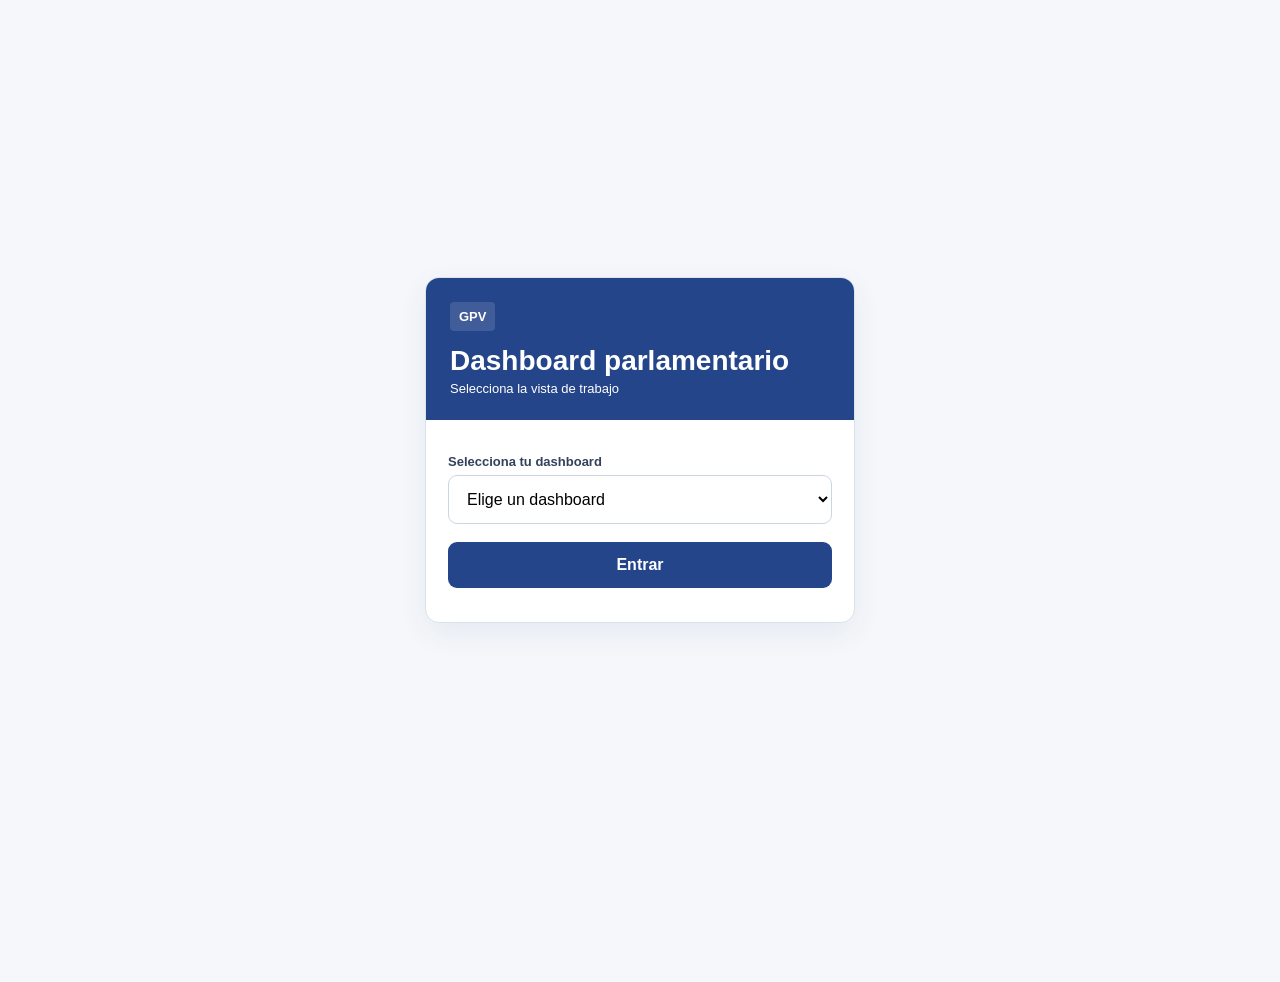
<file: anterior/index.html>
﻿<!doctype html>
<html lang="es">
<head>
<meta charset="utf-8"><meta name="viewport" content="width=device-width,initial-scale=1,viewport-fit=cover"><meta name="theme-color" content="#24458a"><meta name="apple-mobile-web-app-title" content="GPV"><meta name="application-name" content="GPV"><link rel="manifest" href="../manifest.webmanifest?v=1"><meta name="mobile-web-app-capable" content="yes"><meta name="apple-mobile-web-app-capable" content="yes"><meta name="apple-mobile-web-app-status-bar-style" content="default"><title>GPV</title><link rel="apple-touch-icon" href="../gpv-icon.png?v=7"><link rel="apple-touch-icon" sizes="180x180" href="../gpv-icon.png?v=7"><link rel="icon" type="image/png" sizes="180x180" href="../gpv-icon.png?v=7">
<style>
*{box-sizing:border-box}body{margin:0;background:#f5f7fa;color:#17233b;font-family:-apple-system,BlinkMacSystemFont,"Segoe UI",Arial,sans-serif}.app{max-width:760px;margin:auto;min-height:100vh;padding-bottom:82px}header{background:#24458a;color:#fff;padding:22px 24px 26px}.eyebrow{display:flex;gap:12px;align-items:center;font-size:15px}.eyebrow b{background:#ffffff20;padding:7px 9px;border-radius:4px}h1{font-size:36px;margin:18px 0 2px}header span{color:#dce5f5}main{padding:14px}.card,.alert{background:#fff;border:1px solid #dbe2ec;border-radius:10px;margin-bottom:14px;overflow:hidden}.alert{padding:17px 20px;background:#fff5f2;border-color:#efcfc5}.alert h3,.cardtitle h3,.group-title{font-size:15px;letter-spacing:.08em;color:#193b7a}.alert h3{color:#a84432;margin:0 0 10px}.alert p{margin:8px 0;line-height:1.38}.cardtitle{padding:14px 18px;background:#f0f3f8;border-bottom:1px solid #dbe2ec;display:flex;justify-content:space-between;align-items:center}.cardtitle h3{margin:0}.cardtitle span{color:#8995a7;font-size:13px}.row{display:grid;grid-template-columns:90px 1fr;padding:14px 18px;border-bottom:1px solid #e7ebf1}.date{font-weight:700;line-height:1.45;white-space:pre-line}.row b,.task b{display:block}.row small,.task small{display:block;color:#8b97a9;margin-top:4px}.pills{display:flex;gap:7px;padding:11px 16px;flex-wrap:wrap}.pill{padding:7px 11px;border:1px solid #d8dfeb;border-radius:999px;font-size:12px;background:#fff;color:#17233b;font-family:inherit;cursor:pointer}.pill:focus-visible{outline:2px solid #24458a;outline-offset:2px}.pill.active{background:#24458a;color:#fff}.task{display:grid;grid-template-columns:30px minmax(0,1fr) auto;gap:9px;align-items:center;padding:13px 16px;border-top:1px solid #edf0f4}.check{width:23px;height:23px;border:2px solid #aab6c6;border-radius:50%;background:#fff}.check.done{background:#24458a;border-color:#24458a;position:relative}.check.done:after{content:'✓';color:#fff;position:absolute;left:4px;top:-1px;font-weight:800}.task.done b{text-decoration:line-through;color:#8b97a9}.badge{font-size:10px;font-weight:800;background:#fff0e9;padding:5px 7px;border-radius:6px;color:#a84432}.group-title{margin:18px 4px 8px}.taskbox{background:#fff;border:1px solid #dbe2ec;border-radius:10px;overflow:hidden;margin-bottom:14px}.taskhead{display:flex;justify-content:space-between;align-items:center;margin:3px 2px 12px}.taskhead h2{margin:0}.taskhead button,.primary{border:0;background:#24458a;color:#fff;border-radius:10px;padding:11px 14px;font-weight:700}.soon{padding:40px 5px;color:#67758b}.linkbtn{border:0;background:none;color:#193b7a;font-weight:700;padding:12px 18px;font-size:14px}.bottomnav{position:fixed;bottom:0;left:0;right:0;margin:auto;max-width:760px;height:72px;padding-bottom:env(safe-area-inset-bottom);background:#fff;border-top:1px solid #dce2ea;display:grid;grid-template-columns:repeat(5,1fr);z-index:5}.bottomnav button{border:0;background:#fff;color:#9aa6b5;display:flex;flex-direction:column;align-items:center;justify-content:center;gap:4px;font-size:19px}.bottomnav button.active{color:#24458a;border-top:3px solid #f2b33d}.bottomnav small{font-size:10px}.modal{position:fixed;inset:0;background:#0007;z-index:10;display:flex;align-items:flex-end;justify-content:center}.sheet{background:#fff;width:min(760px,100%);padding:22px;border-radius:18px 18px 0 0}.sheet h2{margin-top:0}.sheet textarea{width:100%;padding:12px 14px;font:inherit;font-size:16px;line-height:1.35;border:1px solid #ccd5e1;border-radius:9px;margin:7px 0;resize:vertical}
.sheet input,.sheet select{width:100%;padding:14px;font-size:16px;border:1px solid #ccd5e1;border-radius:9px;margin:7px 0}.actions{display:flex;gap:8px;margin-top:10px}.actions button{padding:12px 15px;border-radius:9px;border:1px solid #ccd5e1}.actions .primary{border:0}.hidden{display:none}@media(max-width:420px){h1{font-size:31px}.row{grid-template-columns:78px 1fr}.badge{display:none}main{padding:11px}header{padding:19px}}


.loginwrap{min-height:100vh;display:flex;align-items:center;justify-content:center;padding:24px;background:#f5f7fa}.loginbox{width:min(430px,100%);background:#fff;border:1px solid #dbe2ec;border-radius:14px;overflow:hidden;box-shadow:0 10px 30px #193b7a12}.loginhead{background:#24458a;color:#fff;padding:24px}.loginhead b{display:inline-block;background:#ffffff20;padding:7px 9px;border-radius:4px;margin-bottom:14px}.loginhead h1{font-size:28px;margin:0 0 4px}.loginbody{padding:22px}.loginbody label{display:block;font-size:13px;font-weight:700;margin:12px 0 6px;color:#33415c}.loginbody input,.loginbody select{width:100%;padding:14px;font-size:16px;border:1px solid #cbd5e1;border-radius:9px;background:#fff}.loginbody button{width:100%;margin-top:18px;border:0;background:#24458a;color:#fff;border-radius:9px;padding:14px;font-size:16px;font-weight:700}.error{margin-top:12px;color:#a84432;font-size:13px}.loading{padding:30px;text-align:center;color:#67758b}.logout{border:1px solid #ffffff66;background:transparent;color:#fff;border-radius:8px;padding:7px 10px;font-size:12px}.headerline{display:flex;justify-content:space-between;align-items:center}.brandline{display:flex;align-items:center;gap:12px;min-width:0}.gpv-header-logo{width:112px;height:auto;display:block;flex:0 0 auto}.brandtext{display:none}@media(max-width:420px){.gpv-header-logo{width:104px}.brandline{gap:9px}}.meta{font-size:12px;color:#8b97a9;margin-top:4px}.empty{padding:18px;color:#8b97a9}.orderlink{display:inline-block;margin-top:7px;color:#173f86;font-size:12px;font-weight:700;text-decoration:none;border-bottom:1px solid #173f86}.extlinks{padding:13px 18px;border-top:1px solid #e5eaf1;display:flex;gap:18px;flex-wrap:wrap}.extlinks a{color:#173f86;font-weight:700;text-decoration:none;border-bottom:1px solid #173f86}.counts{display:flex;gap:34px;padding:18px 18px 12px}.count strong{font-size:30px;color:#163774;display:block}.count span{color:#657185}.reqhead,.reqrow{display:grid;grid-template-columns:130px 1fr 120px;gap:12px;padding:10px 18px}.reqhead{font-size:11px;font-weight:800;letter-spacing:.08em;color:#8a96a8;border-top:1px solid #e7ebf1;border-bottom:1px solid #e7ebf1}.reqrow{border-bottom:1px solid #e7ebf1;align-items:start}.reqrow .exp{color:#8a96a8}.reqrow .subject{font-weight:700;line-height:1.35}.reqrow .subject small{font-weight:400;color:#657185;line-height:1.4}.status{font-size:10px;font-weight:800;letter-spacing:.06em;padding:5px 7px;border-radius:5px;background:#fff4d8;color:#b17d12;width:max-content}.status.red{background:#fff0e9;color:#b64c35}.bopvbody,.radarbody{padding:20px 18px;color:#657185;line-height:1.45}.bopvbody p{margin:0 0 14px}.radarbody h4{font-size:18px;color:#17233b;margin:8px 0}.radarbody .radardate{float:right;color:#8a96a8;font-family:monospace}.radartag{display:inline-block;background:#fff4d8;color:#b17d12;font-weight:800;font-size:11px;padding:4px 7px;border-radius:4px}.quicktask{padding:14px 18px;background:#f0f3f8;border-bottom:1px solid #dbe2ec}.quicktask input,.quicktask select{padding:10px;border:1px solid #cfd8e5;border-radius:7px;font:inherit;background:#fff}.quicktask input{width:100%;margin-bottom:9px}.quicktask .qrow{display:grid;grid-template-columns:1fr 1fr auto;gap:8px}.quicktask button{border:0;background:#24458a;color:white;font-weight:700;border-radius:7px;padding:0 15px}@media(max-width:520px){.reqhead,.reqrow{grid-template-columns:95px 1fr 88px;font-size:12px}.quicktask .qrow{grid-template-columns:1fr 1fr}.quicktask button{grid-column:1/-1;padding:10px}.extlinks{gap:12px}}
.initiative{padding:16px 18px;border-bottom:1px solid #e7ebf1}.initiative:last-child{border-bottom:0}.initiative-top{display:flex;justify-content:space-between;gap:12px;align-items:flex-start}.initiative h4{margin:0;font-size:16px;line-height:1.4;color:#17233b}.initiative-meta{display:flex;gap:12px;flex-wrap:wrap;margin-top:8px;font-size:12px;color:#6f7c90}.initiative-meta b{color:#193b7a}.answered{font-size:10px;font-weight:800;letter-spacing:.06em;padding:5px 7px;border-radius:5px;background:#eaf5ed;color:#34734a;white-space:nowrap}.initiative-link{display:inline-block;margin-top:9px;color:#173f86;font-size:12px;font-weight:700;text-decoration:none;border-bottom:1px solid #173f86}.initiative-note{padding:14px 18px;color:#7c899c;font-size:12px;line-height:1.45;background:#fafbfd}.pageintro{margin:2px 2px 12px}.pageintro h2{margin:0 0 4px;font-size:24px}.pageintro p{margin:0;color:#718096;font-size:13px}




.hubgrid{display:grid;grid-template-columns:1fr;gap:10px}.hubcard{display:grid;grid-template-columns:42px minmax(0,1fr) 22px;gap:12px;align-items:center;background:#fff;border:1px solid #dbe2ec;border-radius:9px;padding:15px 16px;text-decoration:none;color:#17233b}.hubcard:active{background:#f0f3f8}.hubicon{width:38px;height:38px;border-radius:8px;background:#eef3fb;color:#24458a;display:flex;align-items:center;justify-content:center;font-size:20px;font-weight:800}.hubtext b{display:block;font-size:14px;color:#193b7a;margin-bottom:3px}.hubtext span{display:block;font-size:11.5px;color:#718096;line-height:1.35}.hubarrow{font-size:28px;color:#9aa6b5;line-height:1}.danger{color:#a84432;background:#fff5f2;border-color:#efcfc5!important}


/* Ajuste visual compacto: referencia exacta del artefacto */
body{font-size:13px}.app{max-width:760px}header{padding:17px 20px 20px}.eyebrow{font-size:12px;gap:10px}.eyebrow b{padding:6px 8px}h1{font-size:28px;margin:14px 0 2px}header span{font-size:12px}main{padding:11px}.card,.alert,.taskbox{border-radius:8px;margin-bottom:11px}.cardtitle{padding:11px 15px}.cardtitle h3,.alert h3,.group-title{font-size:12px}.cardtitle span{font-size:11px}.pills{gap:7px;padding:9px 14px}.pill{padding:6px 10px;font-size:11px}.row{grid-template-columns:72px 1fr;padding:11px 15px;font-size:12px}.date{font-size:12px}.row small,.task small{font-size:10.5px;margin-top:2px}.orderlink{font-size:10.5px;margin-top:5px}.alert{margin:10px 14px 12px;padding:13px 15px}.alert h3{margin:0 0 7px}.alert p{font-size:11.5px;margin:6px 0;line-height:1.35}.extlinks{padding:10px 15px;font-size:12px}.counts{padding:14px 15px 9px}.count strong{font-size:24px}.count span{font-size:11px}.reqhead,.reqrow{padding:8px 15px;font-size:10.5px}.bopvbody,.radarbody{padding:15px;font-size:12px}.radarbody h4{font-size:14px;margin:6px 0}.radartag{font-size:9px}.quicktask{padding:11px 15px}.quicktask input,.quicktask select{padding:8px;font-size:12px}.task{padding:10px 14px;font-size:12px}.linkbtn{padding:10px 15px;font-size:12px}.initiative{padding:12px 15px}.initiative h4{font-size:13px;display:-webkit-box;-webkit-line-clamp:2;-webkit-box-orient:vertical;overflow:hidden}.initiative-meta{font-size:10.5px;margin-top:6px}.initiative-link{font-size:10.5px}.pageintro h2{font-size:19px}.pageintro p{font-size:11px}.bottomnav{height:64px}.bottomnav button{font-size:17px}.bottomnav small{font-size:9px}@media(max-width:420px){h1{font-size:27px}.row{grid-template-columns:70px 1fr}header{padding:16px 18px 19px}main{padding:9px}}


/* Ajustes de Inicio: agenda con la misma escala tipográfica que el resto */
.card.agenda-card .row{font-size:11.5px;line-height:1.3}.card.agenda-card .date{font-size:11px;line-height:1.3}.card.agenda-card .row b{font-size:11.5px;line-height:1.3}.card.agenda-card .row small{font-size:10px;line-height:1.3}.radar-actions{display:flex;gap:8px;margin-top:12px}.radar-actions button{border:1px solid #cfd8e5;background:#fff;color:#173f86;border-radius:7px;padding:7px 10px;font:inherit;font-size:11px;font-weight:700}.radar-actions button.primary-mini{background:#24458a;color:#fff;border-color:#24458a}
.radar-actions .quick-add-task{background:#24458a;color:#fff;border-color:#24458a}.radar-actions .quick-add-task.added{background:#eef3f6;color:#6f7c90;border-color:#d7dee8}


/* Confirmaciones y edición de tareas */
.task{grid-template-columns:30px minmax(0,1fr) auto}.task-side{display:flex;align-items:center;gap:7px}.task[data-task-longpress]{-webkit-user-select:none;user-select:none;touch-action:pan-y}.task[data-task-longpress].pressing{background:#f0f3f8}.task-actions{display:none}
.sheet label{display:block;font-size:11px;font-weight:800;color:#526078;margin:10px 0 2px;letter-spacing:.03em}.sheet .danger{margin-left:auto;color:#a84432;background:#fff;border-color:#e7c2ba}
.toast{position:fixed;left:50%;bottom:84px;transform:translateX(-50%);z-index:50;max-width:calc(100vw - 28px);background:#17233b;color:#fff;border-radius:9px;padding:10px 12px;box-shadow:0 8px 24px #0003;display:flex;align-items:center;gap:12px;font-size:12px;font-weight:700;animation:toastin .16s ease-out}.toast button{border:0;background:transparent;color:#ffd36b;font:inherit;font-size:12px;font-weight:800;padding:2px 0}.toast.success:before{content:'✓';display:inline-grid;place-items:center;width:18px;height:18px;border-radius:50%;background:#ffffff24}.toast.hidden{display:none}
.toast.warn:before{content:'!';display:inline-grid;place-items:center;width:18px;height:18px;border-radius:50%;background:#ffd36b;color:#17233b}
.toast.info:before{content:'…';display:inline-grid;place-items:center;width:18px;height:18px;border-radius:50%;background:#ffffff24}
.sync-banner{display:flex;flex-wrap:wrap;align-items:center;gap:6px 10px;margin:0 2px 12px;padding:9px 12px;border-radius:9px;background:#fff6e0;border:1px solid #f1d58f;color:#5b4300;font-size:12px;line-height:1.35}
.search-box{position:relative;margin:0 2px 10px}.search-box input{-webkit-appearance:none;appearance:none;width:100%;padding:11px 12px 11px 36px;border:1px solid #cfd8e5;border-radius:8px;background:#fff;font:inherit;font-size:13px}.search-box:before{content:"🔍";position:absolute;left:12px;top:50%;transform:translateY(-50%);font-size:13px;opacity:.7;pointer-events:none}
.repo-search{margin:0 0 14px;border:1px solid #dbe2ec;border-radius:10px;background:#fff;padding:12px 12px 4px}.repo-search h3{margin:0 0 9px;font-size:11px;letter-spacing:.06em;color:#24458a}.repo-search .search-box{margin:0 0 6px}.repo-search .meta{padding:6px 2px 8px}
.sync-banner.loading{background:#eef3fb;border-color:#cfdcf0;color:#24458a}
.sync-banner button{border:0;background:transparent;color:#24458a;font:inherit;font-weight:800;padding:0;text-decoration:underline;cursor:pointer}@keyframes toastin{from{opacity:0;transform:translate(-50%,8px)}to{opacity:1;transform:translate(-50%,0)}}
.app-notification{position:fixed;z-index:70;top:max(12px,env(safe-area-inset-top));left:50%;transform:translateX(-50%);width:min(720px,calc(100vw - 24px));display:grid;grid-template-columns:44px minmax(0,1fr) 24px;gap:11px;align-items:center;padding:13px 14px;border:1px solid rgba(255,255,255,.75);border-radius:20px;background:rgba(220,231,250,.96);color:#17233b;box-shadow:0 12px 34px rgba(23,35,59,.24);backdrop-filter:blur(14px);-webkit-backdrop-filter:blur(14px);animation:notifyin .24s ease-out;cursor:pointer}.app-notification-icon{width:44px;height:44px;border-radius:12px;background:#173f86;color:#fff;display:grid;place-items:center;font-size:23px}.app-notification-copy{min-width:0}.app-notification-copy b{display:block;font-size:14px;line-height:1.2;margin-bottom:3px}.app-notification-copy span{display:block;font-size:12px;line-height:1.3}.app-notification-close{align-self:start;border:0;background:transparent;color:#657185;font-size:18px;line-height:1;padding:2px;cursor:pointer}@keyframes notifyin{from{opacity:0;transform:translate(-50%,-12px)}to{opacity:1;transform:translate(-50%,0)}}@media(max-width:520px){.app-notification{grid-template-columns:40px minmax(0,1fr) 22px;padding:11px 12px;border-radius:18px}.app-notification-icon{width:40px;height:40px;font-size:21px}.app-notification-copy b{font-size:13px}.app-notification-copy span{font-size:11px}}
@media(max-width:420px){.task-side{gap:5px}.badge{display:inline-block;font-size:9px}}


/* Iniciativas en Inicio: formato compacto y legible en móvil */
.home-init-list{border-top:1px solid #e7ebf1}.home-init-row{display:flex;justify-content:space-between;gap:12px;align-items:flex-start;padding:11px 15px;border-bottom:1px solid #e7ebf1}.home-init-main{min-width:0;flex:1;display:grid;grid-template-columns:126px minmax(0,1fr);gap:12px}.home-init-exp{font-size:10.5px;color:#8a96a8;white-space:nowrap}.home-init-text{min-width:0;font-size:11.5px;line-height:1.35}.home-init-text b{display:block;color:#17233b}.home-init-text small{display:block;margin-top:3px;color:#657185;font-size:10.5px;font-weight:400}.home-init-row .status{flex:0 0 auto;max-width:118px;text-align:center;white-space:normal;line-height:1.2}.counts+.pills{padding-top:4px}
@media(max-width:520px){.home-init-row{display:block;padding:11px 15px}.home-init-main{display:block}.home-init-exp{display:block;margin-bottom:4px}.home-init-text{font-size:11.5px}.home-init-row .status{display:inline-block;margin-top:7px;max-width:100%;font-size:9.5px}.counts{gap:28px}.pills{overflow-x:auto;flex-wrap:nowrap;-webkit-overflow-scrolling:touch}.pills .pill{white-space:nowrap;flex:0 0 auto}.reqhead{display:none}.reqrow{display:block}.reqrow>*{display:block;margin-bottom:5px}}


/* Etiquetas de área/departamento en tareas */
.area-badge{font-size:9.5px;font-weight:800;padding:5px 7px;border-radius:6px;white-space:nowrap}
.area-justicia{background:#e8f0ff;color:#214f9b}
.area-cultura{background:#f1eaff;color:#6b3fa0}
.area-movilidad{background:#e7f5ec;color:#2f7650}
.area-otros{background:#eef1f5;color:#5f6d80}
.home-task .task-actions{display:none}
.admin-filter{padding:11px 15px;border-bottom:1px solid #e2e7ef;background:#fafbfd;display:flex;align-items:center;gap:10px}.admin-filter b{font-size:11px;color:#193b7a;letter-spacing:.04em}.person-filter{min-width:180px;max-width:100%;padding:7px 9px;border:1px solid #cfd8e5;border-radius:7px;background:#fff;color:#17233b;font:inherit}@media(max-width:420px){.admin-filter{align-items:flex-start;flex-direction:column}.person-filter{width:100%}}


/* Tareas: tarjetas visuales por etiqueta */
.taskbox{background:transparent;border:0;border-radius:0;overflow:visible;display:grid;gap:9px}
.task{grid-template-columns:32px minmax(0,1fr);gap:10px;padding:13px 14px;border:1px solid #dbe2ec;border-left-width:4px;border-radius:8px;background:#fff;min-height:68px}
.task + .task{border-top-width:1px}
.task-copy{min-width:0;display:grid;grid-template-columns:max-content minmax(0,1fr);column-gap:10px;row-gap:4px;align-items:center}
.task-copy b{font-size:14px;line-height:1.35;font-weight:500;color:#4e5b70}
.task-copy small{grid-column:2;color:#8793a5;font-size:11px}
.task-side{display:none}
.task.area-justicia{background:#f3f6fc;border-left-color:#315b9d}
.task.area-cultura{background:#f7f2fc;border-left-color:#7652a0}
.task.area-movilidad{background:#eef8f2;border-left-color:#33865b}
.task.area-otros{background:#f5f6f8;border-left-color:#778395}
.task .area-badge.area-justicia{background:#e5edfb;color:#214f9b}
.task .area-badge.area-cultura{background:#eee5f8;color:#6b3fa0}
.task .area-badge.area-movilidad{background:#e3f3e9;color:#2f7650}
.task .area-badge.area-otros{background:#e9edf2;color:#5f6d80}
.group-title{font-size:12px;letter-spacing:.08em;color:#8994a5;display:flex;align-items:center;gap:7px;margin:18px 4px 9px}
.group-title:before{content:'';width:9px;height:9px;border-radius:50%;background:#aab4c2}
.quicktask{background:#f1f4fa}
@media(max-width:520px){.task{padding:12px 11px}.task-copy{grid-template-columns:max-content minmax(0,1fr);column-gap:8px}.task-copy b{font-size:13px}.area-badge{font-size:8.5px}}


/* Ajustes finales solicitados 06/09: encabezados sin logo, agenda/radar/Inicio más compactos */
/* Agenda: máximo dos líneas por título de evento */
.agenda-card .row>div:nth-child(2)>b{display:-webkit-box;-webkit-line-clamp:2;-webkit-box-orient:vertical;overflow:hidden;line-height:1.3}
/* Inicio > Iniciativas: máximo dos líneas por título */
.home-init-text b{display:-webkit-box;-webkit-line-clamp:2;-webkit-box-orient:vertical;overflow:hidden;line-height:1.3}
/* Inicio > Iniciativas más compacto */
.home-init-row{padding-top:8px;padding-bottom:8px}.home-init-text small{margin-top:2px}.home-init-row .initiative-link{margin-top:5px}
/* Radar: entradas mucho más breves */
.radarbody{padding:11px 15px}.radarbody h4{font-size:13px;line-height:1.3;margin:5px 0;display:-webkit-box;-webkit-line-clamp:2;-webkit-box-orient:vertical;overflow:hidden}.radarbody p{margin:5px 0;line-height:1.3;display:-webkit-box;-webkit-line-clamp:2;-webkit-box-orient:vertical;overflow:hidden}.radarbody .extlinks{padding-top:4px;padding-bottom:2px}.radar-actions{margin-top:7px}


/* Banco de Datos */
.bd-toolbar{display:grid;gap:9px;margin:0 2px 13px}.bd-search{width:100%;padding:11px 12px;border:1px solid #cfd8e5;border-radius:8px;background:#fff;font:inherit}.bd-mode{display:flex;gap:7px;flex-wrap:wrap}.bd-section{margin:0 2px 24px}.bd-sectitle{display:flex;align-items:center;gap:9px;margin-bottom:4px}.bd-sectitle h3{margin:0;font-size:18px;font-family:Georgia,'Times New Roman',serif;color:#17233b}.bd-dot{width:10px;height:10px;border-radius:50%;background:#24458a;flex:0 0 auto}.bd-grid{display:grid;grid-template-columns:1fr 1fr;gap:10px}.bd-card{display:block;background:#fff;border:1px solid #dde3ec;border-left:4px solid #24458a;border-radius:7px;padding:12px 13px;color:inherit;text-decoration:none}.bd-dato{font-family:Georgia,'Times New Roman',serif;font-weight:700;font-size:21px;color:#17233b;line-height:1.15;margin-bottom:5px}.bd-exp{font-size:11.5px;color:#4e5b70;line-height:1.35;margin-bottom:6px}.bd-meta{font-size:10.5px;color:#7b8799;margin-bottom:6px}.bd-fuente{font-size:11px;font-weight:700;color:#2f7a52}.bd-actions{display:flex;gap:8px;margin-top:9px}.bd-actions button{border:1px solid #cfd8e5;background:#fff;color:#173f86;border-radius:7px;padding:6px 8px;font:inherit;font-size:10.5px;font-weight:700}.bd-area{font-size:10px;color:#657185;margin-bottom:4px}.hubcard{font-family:inherit;text-align:left;width:100%}@media(max-width:460px){.bd-grid{grid-template-columns:1fr}.bd-dato{font-size:20px}}


/* Etiquetas y jerarquía de las entradas de Agenda */
.agenda-type-tag{display:inline-block;margin:0 0 5px;padding:3px 7px;border-radius:999px;font-size:8.5px;font-weight:900;letter-spacing:.04em;line-height:1.2}
.agenda-tag-pleno{background:#fde8e8;color:#a51d1d;border:1px solid #f4bcbc}
.agenda-tag-comision{background:#fff3c8;color:#7b5b00;border:1px solid #efd77c}
.agenda-tag-grupo{background:#e7efff;color:#214f9b;border:1px solid #bdd0f4}
.agenda-tag-mesa{background:#e5f5ea;color:#23733c;border:1px solid #b8dfc4}
.agenda-tag-otros{background:#edf0f4;color:#5f6d80;border:1px solid #d5dbe3}
.today-otros{border-top:1px solid #e2e7ef;background:#fafbfd}
.today-otros summary{list-style:none;cursor:pointer;padding:10px 12px;color:#5f6d80;font-size:10px;font-weight:900;letter-spacing:.05em;display:flex;align-items:center;justify-content:space-between}
.today-otros summary::-webkit-details-marker{display:none}
.today-otros summary:after{content:'⌄';font-size:15px;line-height:1;transition:transform .15s ease}
.today-otros[open] summary:after{transform:rotate(180deg)}
.today-otros[open] summary{border-bottom:1px solid #e2e7ef}
.agenda-entry b{display:block!important;-webkit-line-clamp:2!important;margin-bottom:2px;color:#17233b;font-size:11px!important;line-height:1.22!important}
.agenda-detail{font-size:9.5px;line-height:1.22;color:#566378;margin-top:1px;display:-webkit-box;-webkit-line-clamp:2;-webkit-box-orient:vertical;overflow:hidden}
.agenda-place{font-size:9px;line-height:1.18;color:#8a96a8;margin-top:1px;white-space:nowrap;overflow:hidden;text-overflow:ellipsis}
.agenda-entry .orderlink{display:inline-block;margin-top:3px;font-size:9.5px}
.agenda-card .row.agenda-entry{grid-template-columns:62px 1fr;padding:7px 12px;gap:8px}.agenda-card .row.agenda-entry .date{font-size:9.5px;line-height:1.2}.agenda-type-tag{margin-bottom:3px;padding:2px 6px;font-size:8px}




/* Tareas: mejoras de densidad y prioridad */
.quicktask .qrow{display:flex;gap:8px;align-items:center}
.quicktask .qrow input{flex:1;width:100%;min-width:0}
.task-priority-card{border-radius:12px;padding:12px;margin:8px 0}
.task-priority-urgente{background:#fff1f1}
.task-priority-pronto{background:#fff9e8}
.task-priority-cuando{background:#eef3f6}
.task-title-full{display:block;width:100%;font-weight:800;margin-bottom:6px}
.task-label-below{display:inline-block;margin-top:2px;font-size:.78rem;padding:4px 7px;border-radius:999px;background:rgba(0,0,0,.06)}
.task-quick-actions{display:flex;gap:8px;margin-top:8px;flex-wrap:wrap}
.task-priority-card{grid-template-columns:30px minmax(0,1fr) auto}
.task-edit-btn{border:1px solid #cfd8e5;background:#fff;color:#173f86;border-radius:7px;padding:6px 8px;font-size:10px;font-weight:700}


/* Diseño definitivo de tareas */
.quicktask .qrow{display:flex;gap:9px;align-items:stretch}
.quicktask .qrow input{margin:0;min-height:38px}
.quicktask .qrow button{flex:0 0 auto;min-height:38px;padding:8px 15px;white-space:nowrap}
.task-priority-card{display:grid;grid-template-columns:21px minmax(0,1fr) auto;gap:9px;align-items:start;min-height:0;margin:6px 10px;padding:9px 10px;border:1px solid #e0e5ed;border-left:4px solid #aab4c2;border-radius:10px;box-shadow:0 1px 4px rgba(23,35,59,.04)}
.taskbox .task-priority-card{margin:0}
.task-priority-card.task-priority-urgente{background:#fff7f6;border-left-color:#c85b4b}
.task-priority-card.task-priority-pronto{background:#fffbf0;border-left-color:#d5a128}
.task-priority-card.task-priority-cuando{background:#f5f8fa;border-left-color:#7b8b9d}
.task-priority-card .check{width:20px;height:20px;margin-top:0;cursor:pointer}
.task-priority-card .check.done:after{left:3px;top:-2px;font-size:13px}
.task-copy{display:block;min-width:0}
.task-copy b{display:block;width:100%;margin:0;color:#17233b;font-size:11.5px;font-weight:700;line-height:1.3;white-space:normal;overflow:visible;overflow-wrap:anywhere}
.task-meta{display:flex;align-items:center;gap:6px;flex-wrap:wrap;margin-top:4px;color:#7b8799;font-size:9.5px}
.task-meta small{display:inline;margin:0;color:#7b8799;font-size:9.5px}
.task-meta small.task-due-overdue{color:#b3261e;font-weight:800}.task-meta small.task-due-today{color:#24458a;font-weight:800}
.sheet .check-line{display:flex;align-items:center;gap:8px;font-size:13px;font-weight:600;color:#17233b;letter-spacing:0;margin:12px 0 4px}.sheet .check-line input{width:auto;margin:0}
.task-label-below{display:inline-flex;align-items:center;margin:0;padding:3px 6px;border-radius:999px;background:rgba(36,69,138,.08);color:#24458a;font-size:9px;font-weight:700;line-height:1.15}
.task-edit-btn{align-self:start;margin:0;border:0;background:transparent;color:#24458a;border-radius:5px;padding:3px 2px;font-size:9.5px;line-height:1.1;font-weight:750;cursor:pointer}
.task-page-back{display:inline-flex;align-items:center;gap:5px;margin:0 0 14px;padding:8px 10px;border:1px solid #d5dce7;border-radius:8px;background:#fff;color:#24458a;font:inherit;font-size:12px;font-weight:750;cursor:pointer}
.taskhead{align-items:flex-start;margin-bottom:15px}
.taskhead h2{font-size:21px;line-height:1.2}
.completed-tasks{margin-top:18px;border:1px solid #dbe2ec;border-radius:9px;background:#fff;overflow:hidden}.completed-tasks summary{display:flex;align-items:center;justify-content:space-between;padding:11px 13px;color:#69768a;font-size:11px;font-weight:800;letter-spacing:.07em;cursor:pointer;list-style:none}.completed-tasks summary::-webkit-details-marker{display:none}.completed-tasks summary:after{content:'⌄';margin-left:auto;color:#24458a;font-size:16px;line-height:1;transition:transform .15s ease}.completed-tasks[open] summary:after{transform:rotate(180deg)}.completed-tasks summary span{margin-left:7px;margin-right:8px;padding:2px 6px;border-radius:999px;background:#eef2f7;color:#526078;font-size:9px;letter-spacing:0}.completed-tasks .taskbox{margin:0;padding:0 8px 8px}.completed-tasks[open] summary{border-bottom:1px solid #e5eaf1}

.newdocs{margin:0 0 14px;border:1px solid #dbe2ec;border-radius:10px;background:#fff;overflow:hidden}.newdocs summary{display:flex;align-items:center;gap:10px;padding:13px 15px;color:#24458a;font-size:12px;font-weight:850;letter-spacing:.045em;cursor:pointer;list-style:none}.newdocs summary::-webkit-details-marker{display:none}.newdocs summary:after{content:'⌄';margin-left:auto;font-size:17px;line-height:1;transition:transform .15s ease}.newdocs[open] summary:after{transform:rotate(180deg)}.newdocs[open] summary{border-bottom:1px solid #e5eaf1}.newdocs-count{margin-left:2px;padding:2px 7px;border-radius:999px;background:#eef3fb;color:#24458a;font-size:9px;letter-spacing:0}.newdocs-list{padding:4px 12px 10px}.newdoc-item{padding:11px 2px;border-bottom:1px solid #edf0f5}.newdoc-item:last-child{border-bottom:0}.newdoc-item b{display:block;color:#14223d;font-size:12px;line-height:1.3}.newdoc-item small{display:block;margin-top:4px;color:#7f8da2;font-size:10px;line-height:1.35}.newdoc-item a{display:inline-block;margin-top:7px;color:#24458a;font-size:10.5px;font-weight:750;text-decoration:none}.newdoc-empty{padding:12px 2px;color:#8a96a8;font-size:11px}
@media(max-width:520px){.task-priority-card{grid-template-columns:21px minmax(0,1fr) auto;gap:8px;padding:9px 9px}.task-edit-btn{grid-column:3;grid-row:1;justify-self:end;margin:0}.task-copy b{font-size:11.5px}.quicktask .qrow{display:grid;grid-template-columns:minmax(0,1fr) auto}.quicktask .qrow button{grid-column:auto;padding:8px 12px}}


</style>
</head><body><div id="app" class="app"></div>
<script>
(function(){
const SUPABASE_URL='https://baouzhstdacwrijufkgf.supabase.co';
const SUPABASE_KEY='sb_publishable_0IxQU9UXOH5GStO4Hp-z-A_ndghtF9w';
const AGENDA_ARTIFACT='https://claude.ai/code/artifact/820fe5f4-3875-4b39-8ff4-46510afe602e';
const SOLICITUDES_ARTIFACT='https://claude.ai/code/artifact/b1a0d2a2-ab09-493e-a9d9-06e75bd71fc4';
const AGENDA_CSV_URL='https://docs.google.com/spreadsheets/d/1xUZ1Q7XDGQCw406Woy1imLppYszBJ9cEjk0__fmP3wU/export?format=csv&gid=2109091836';
const PLAZOS_CSV_URL='https://docs.google.com/spreadsheets/d/1xUZ1Q7XDGQCw406Woy1imLppYszBJ9cEjk0__fmP3wU/export?format=csv&gid=678968056';
const AGENDA_GVIZ_URL='https://docs.google.com/spreadsheets/d/1xUZ1Q7XDGQCw406Woy1imLppYszBJ9cEjk0__fmP3wU/gviz/tq?gid=2109091836';
const INICIATIVAS_CSV_URL='https://docs.google.com/spreadsheets/d/1xUZ1Q7XDGQCw406Woy1imLppYszBJ9cEjk0__fmP3wU/export?format=csv&gid=2017735442';
const ASIGNADAS_CSV_URL='https://docs.google.com/spreadsheets/d/1xUZ1Q7XDGQCw406Woy1imLppYszBJ9cEjk0__fmP3wU/export?format=csv&gid=1135153606';
const ASIGNADAS_GVIZ_URL='https://docs.google.com/spreadsheets/d/1xUZ1Q7XDGQCw406Woy1imLppYszBJ9cEjk0__fmP3wU/gviz/tq?gid=1135153606';
const RADAR_CSV_URL='https://docs.google.com/spreadsheets/d/1xUZ1Q7XDGQCw406Woy1imLppYszBJ9cEjk0__fmP3wU/export?format=csv&gid=1468202609';
const BOPV_CSV_URL='https://docs.google.com/spreadsheets/d/1tmsuoYBO1fTLp7oQ-m5COxuKg9qVlX24JURRllospNE/export?format=csv&gid=2120975928';
const BANCO_DATOS_CSV_URL='https://docs.google.com/spreadsheets/d/1lm2ujBzBe0GSAjKLlmFB-48PATZ5QnYTVLp69Jldxwo/export?format=csv&gid=0';
const ACCESOS_CSV_URL='https://docs.google.com/spreadsheets/d/1xUZ1Q7XDGQCw406Woy1imLppYszBJ9cEjk0__fmP3wU/export?format=csv&gid=1724874454';
const PENDIENTES_CSV_URL='https://docs.google.com/spreadsheets/d/1xUZ1Q7XDGQCw406Woy1imLppYszBJ9cEjk0__fmP3wU/export?format=csv&gid=535883475';
const NUEVOS_DOCUMENTOS_CSV_URL='https://docs.google.com/spreadsheets/d/1xUZ1Q7XDGQCw406Woy1imLppYszBJ9cEjk0__fmP3wU/export?format=csv&gid=2018911896';
const DOCUMENTOS_PERSONALES_CSV_URL='https://docs.google.com/spreadsheets/d/1xUZ1Q7XDGQCw406Woy1imLppYszBJ9cEjk0__fmP3wU/export?format=csv&gid=1621984580';
const SANTI_COSAS_CSV_URL='https://docs.google.com/spreadsheets/d/1xUZ1Q7XDGQCw406Woy1imLppYszBJ9cEjk0__fmP3wU/export?format=csv&gid=1813004350';
const ALBA_COSAS_CSV_URL='https://docs.google.com/spreadsheets/d/1xUZ1Q7XDGQCw406Woy1imLppYszBJ9cEjk0__fmP3wU/export?format=csv&gid=1974715431';
const PEOPLE={
 'lopez.s@legebiltzarra.eus':{name:'Santi López',areas:['Cultura','Movilidad Sostenible','Justicia y Derechos Humanos']},
 'domaica.a@legebiltzarra.eus':{name:'Ainhoa Domaica',areas:['Gobernanza, Administración Digital y Autogobierno','Seguridad','Turismo, Comercio y Consumo']},
 'morales.a@legebiltzarra.eus':{name:'Ana Morales',areas:['Grupo EITB','Vivienda y Agenda Urbana','Alimentación, Desarrollo Rural, Agricultura y Pesca']},
 'gotxi.a@legebiltzarra.eus':{name:'Álvaro Gotxi',areas:['Economía, Trabajo y Empleo','Hacienda y Finanzas','Industria, Transición Energética y Sostenibilidad']},
 'larrea.m@legebiltzarra.eus':{name:'Muriel Larrea',areas:['Deporte','Educación','Ciencia, Universidades e Innovación']},
 'garrido.l@legebiltzarra.eus':{name:'Laura Garrido',areas:['Lehendakaritza','Política Lingüística','Salud','Bienestar, Juventud y Reto Demográfico']}
};
const ALL_AREAS=[...new Set(Object.values(PEOPLE).flatMap(p=>p.areas))];
// Las asignaciones explícitas de comisión prevalecen sobre las coincidencias por área/palabras clave.
const COMMISSION_RESPONSIBLE=[
 {match:'comision de cultura, euskera y deporte',person:'Santi López'},
 {match:'cultura, euskera y deporte',person:'Santi López'}
];
function explicitAgendaResponsible(x){if(String(x.parlamentario||'').trim())return String(x.parlamentario).trim();const all=normPerson((x.organ_activity||'')+' '+(x.detail||''));const hit=COMMISSION_RESPONSIBLE.find(r=>all.includes(normPerson(r.match)));return hit?.person||''}


const AREA_KEYWORDS={
 'Cultura':['cultura','patrimonio','museo','arte'], 'Movilidad Sostenible':['movilidad','transporte','ferrocarr','tren','aeropuerto','carretera','metro'], 'Justicia y Derechos Humanos':['justicia','derechos humanos','prision','penitenci','zaballa'],
 'Gobernanza, Administración Digital y Autogobierno':['gobernanza','administracion digital','autogobierno','funcion publica'], 'Seguridad':['seguridad','ertzaintza','policia','delincuencia','siniestralidad','trafico'], 'Turismo, Comercio y Consumo':['turismo','comercio','consumo'],
 'Grupo EITB':['eitb','euskal irrati','television'], 'Vivienda y Agenda Urbana':['vivienda','vpo','alquiler','agenda urbana'], 'Alimentación, Desarrollo Rural, Agricultura y Pesca':['alimentacion','agricultura','pesca','desarrollo rural','ganader'],
 'Economía, Trabajo y Empleo':['economia','empleo','trabajo','paro','laboral'], 'Hacienda y Finanzas':['hacienda','finanzas','deficit','presupuesto','fiscal'], 'Industria, Transición Energética y Sostenibilidad':['industria','energia','energet','electrica','eolico','sostenibilidad'],
 'Deporte':['deporte','deportivo'], 'Educación':['educacion','escuela','ope','maestro','euskera','alumno'], 'Ciencia, Universidades e Innovación':['ciencia','universidad','innovacion','investigacion'],
 'Lehendakaritza':['lehendakaritza','lehendakari','pradales'], 'Política Lingüística':['politica linguistica','euskera','euskara'], 'Salud':['salud','osasun','hospital','sanidad'], 'Bienestar, Juventud y Reto Demográfico':['bienestar','juventud','reto demografico','demografi','natalidad']
};
let session=null,profile=null,agendaItems=[],plazoItems=[],initiativeItems=[],assignedItems=[],radarItems=[],bopvItems=[],accessItems=[],pendingItems=[],newDocsItems=[],personalDocsItems=[],santiCosasItems=[],albaCosasItems=[],bancoDatosItems=[],bancoDatosLoaded=false,bancoDatosLoading=false,bancoDatosDep='Todos',bancoDatosSearch='',tab='Inicio',agendaFilters=new Set(['Plenos y Comisiones','Grupo','Mesa y Junta','Otros']),homeTaskFilter='Urgente',initiativeFilter='Todas',initiativeTypeFilter='Todos',homeInitiativeFilter='Todas',adminParlamentarioFilter='Todos',radarParlamentarioFilter='Todos',groupParlamentarioFilter='Todos';
let toastTimer=null,pendingUndo=null,startupNotificationsChecked=false,appNotificationTimer=null;
const app=document.getElementById('app');
const BUZON_PASSWORD='1234';
const TASKS_API_URL='https://script.google.com/macros/s/AKfycbyrWHyc-PwWrccvjufnv7MLnrUom6tTvcJXDtiDXt1Ee9a698ju5vkJi2K0Sy4AUFNs/exec';
let tasks=[],tasksLoadedFor='';
let remoteDismissed=new Set(),remoteStateLoadedFor='',remoteRefreshBusy=false;
let buzonUnlocked=false,bdSearchTimer=null,liveSearchTimer=null,initiativeSearch='',repoSearch='',repoItems=[],repoLoaded=false,repoLoading=false,repoAvailable=true;


function showToast(message,undoFn=null,kind='success'){let t=document.getElementById('gpvToast');if(!t){t=document.createElement('div');t.id='gpvToast';document.body.appendChild(t)}if(toastTimer)clearTimeout(toastTimer);pendingUndo=undoFn;t.className='toast '+kind;t.innerHTML=`<span>${esc(message)}</span>${undoFn?'<button id="toastUndo">Deshacer</button>':''}`;if(undoFn){document.getElementById('toastUndo').onclick=()=>{const fn=pendingUndo;pendingUndo=null;t.remove();if(fn)fn()}}toastTimer=setTimeout(()=>{pendingUndo=null;t.remove()},2800)}
function notificationUserKey(){return normPerson(currentPersonName()).replace(/\s+/g,'-')||'usuario'}
function readNotificationIds(key){try{const value=JSON.parse(localStorage.getItem(key)||'null');return Array.isArray(value)?value:null}catch(e){return null}}
function responseNotificationKey(x){return [x.expediente||x.titulo||'',x.fechaRespuesta||'',x.respuestaEnlace||'',x.situacion||''].map(normPerson).join('|')}
function isAnsweredInitiative(x){return Boolean(x.respuestaEnlace)||/respond|contestad|respuesta recibida|finalizad|cerrad/i.test(x.situacion||'')}
function responseNotificationsEnabled(){const n=normPerson(currentPersonName());return profile?.role==='parlamentario'||n==='alba langarica'||n==='javier gomara'}
function receivesAllGroupResponses(){const n=normPerson(currentPersonName());return n==='alba langarica'||n==='javier gomara'}
function showAppNotification(title,message,target){
 const old=document.getElementById('gpvAppNotification');if(old)old.remove();if(appNotificationTimer)clearTimeout(appNotificationTimer);
 const box=document.createElement('div');box.id='gpvAppNotification';box.className='app-notification';box.setAttribute('role','status');box.innerHTML=`<div class="app-notification-icon">▤</div><div class="app-notification-copy"><b>${esc(title)}</b><span>${esc(message)}</span></div><button type="button" class="app-notification-close" aria-label="Cerrar">×</button>`;
 box.onclick=e=>{if(e.target.closest('.app-notification-close')){box.remove();return}box.remove();if(target==='Buzón'&&!buzonUnlocked){openBuzonPassword();return}tab=target;render()};document.body.appendChild(box);appNotificationTimer=setTimeout(()=>box.remove(),10000);
}
function checkStartupNotifications(){
 if(startupNotificationsChecked||!responseNotificationsEnabled())return;startupNotificationsChecked=true;
 const n=normPerson(currentPersonName()),isAlbaUser=n==='alba langarica',isSantiUser=n==='santi lopez',allResponses=receivesAllGroupResponses(),userKey=notificationUserKey();
 const inbox=(isAlbaUser?(albaCosasItems||[]):isSantiUser?(santiCosasItems||[]):[]).filter(x=>!itemDismissed('buzon',x));
 const inboxIds=inbox.map(x=>String(x.id));const inboxStore='gpvNotificationInbox:'+userKey;const previousInbox=readNotificationIds(inboxStore);const newInbox=previousInbox===null?inboxIds:inboxIds.filter(id=>!previousInbox.includes(id));if(inboxIds.length)localStorage.setItem(inboxStore,JSON.stringify(inboxIds));
 const initiatives=(allResponses?(initiativeItems||[]):((initiativeItems||[]).filter(isOwnInitiative))).filter(isAnsweredInitiative);
 const responseIds=initiatives.map(responseNotificationKey).filter(Boolean);const responseStore='gpvNotificationResponses:'+userKey;const previousResponses=readNotificationIds(responseStore);const newResponses=previousResponses===null?[]:responseIds.filter(id=>!previousResponses.includes(id));if(responseIds.length)localStorage.setItem(responseStore,JSON.stringify(responseIds));
 if(!newInbox.length&&!newResponses.length)return;
 const parts=[];if(newInbox.length)parts.push(`${newInbox.length} ${newInbox.length===1?'nueva entrada':'nuevas entradas'} en ${isAlbaUser?'Alba_Cosas':'Santi_Cosas'}`);if(newResponses.length)parts.push(`${newResponses.length} ${newResponses.length===1?'respuesta nueva':'respuestas nuevas'}`);
 const title=newInbox.length?(newInbox.length===1?'Nuevo asunto en tu Buzón':'Nuevos asuntos en tu Buzón'):(newResponses.length===1?'Nueva respuesta':'Nuevas respuestas');
 const target=newInbox.length?'Buzón':(isEquipo()?'Solicitudes':'Iniciativas');showAppNotification(title,`Tienes ${parts.join(' y ')}.`,target);
}
function esc(s){return String(s??'').replace(/[&<>"']/g,m=>({'&':'&amp;','<':'&lt;','>':'&gt;','"':'&quot;',"'":'&#39;'}[m]))}
function stableItemId(prefix,parts){const text=(parts||[]).map(v=>String(v??'').trim().toLowerCase()).join('|');let hash=2166136261;for(let i=0;i<text.length;i++){hash^=text.charCodeAt(i);hash=Math.imul(hash,16777619)}return prefix+'-'+(hash>>>0).toString(36)}
function storedDismissed(prefix,x){return Boolean(localStorage.getItem(prefix+x.id)||(x.legacyId&&localStorage.getItem(prefix+x.legacyId)))}
const DASHBOARDS=[
 {id:'laura',name:'Laura Garrido',email:'garrido.l@legebiltzarra.eus',role:'parlamentario'},
 {id:'javier',name:'Javier de Andrés',email:'',uid:'7719defd-55ce-44e7-8259-7f7a99996826',role:'parlamentario'},
 {id:'santi',name:'Santi López',email:'lopez.s@legebiltzarra.eus',role:'parlamentario'},
 {id:'ainhoa',name:'Ainhoa Domaica',email:'domaica.a@legebiltzarra.eus',role:'parlamentario'},
 {id:'ana',name:'Ana Morales',email:'morales.a@legebiltzarra.eus',role:'parlamentario'},
 {id:'alvaro',name:'Álvaro Gotxi',email:'gotxi.a@legebiltzarra.eus',role:'parlamentario'},
 {id:'muriel',name:'Muriel Larrea',email:'larrea.m@legebiltzarra.eus',role:'parlamentario'},
 {id:'alba',name:'Alba Langarica',email:'glangarica.a@legebiltzarra.eus',role:'admin'},
 {id:'prensa',name:'Prensa',email:'',role:'prensa'},
 {id:'beatriz',name:'Beatriz Álvarez',email:'',role:'equipo'},
 {id:'jorge',name:'Jorge Panera',email:'',role:'equipo'},
 {id:'gomara',name:'Javier Gómara',email:'',role:'equipo'}
];
function chooseDashboard(id,remember=true){const d=DASHBOARDS.find(x=>x.id===id);if(!d)return false;buzonUnlocked=false;tasks=[];tasksLoadedFor='';remoteDismissed=new Set();remoteStateLoadedFor='';startupNotificationsChecked=false;session={user:{id:d.uid||('dashboard-'+d.id),email:d.email||''}};profile={id:session.user.id,name:d.name,email:d.email||'',role:d.role};if(remember)localStorage.setItem('gpv_dashboard',d.id);return true}
function loadStoredSession(){const id=localStorage.getItem('gpv_dashboard');return id?chooseDashboard(id,false):false}
function clearDashboard(){localStorage.removeItem('gpv_dashboard');localStorage.removeItem('gpv_supabase_session');tasks=[];tasksLoadedFor='';remoteDismissed=new Set();remoteStateLoadedFor='';startupNotificationsChecked=false;const notice=document.getElementById('gpvAppNotification');if(notice)notice.remove();session=null;profile=null}


function taskUserEnabled(){
 const n=normPerson(currentPersonName());
 return n==='santi lopez'||(isAdmin()&&n==='alba langarica');
}
function taskKey(){
 const u=session?.user?.id||session?.user?.email||'anon';
 return 'gpv_tasks_script_v1:'+u;
}
function loadPersonalTasks(){
 const key=taskKey();
 try{tasks=JSON.parse(localStorage.getItem(key)||'[]')}catch(e){tasks=[]}
 if(!Array.isArray(tasks))tasks=[];
 const n=normPerson(currentPersonName());
 if(n==='santi lopez'){
  const allowed=new Set(currentUserConfig()?.areas||[]);
  const clean=tasks.filter(t=>!t.area||allowed.has(t.area));
  if(clean.length!==tasks.length){tasks=clean;try{localStorage.setItem(key,JSON.stringify(tasks))}catch(e){}}
 }
 tasksLoadedFor=key;
}
function saveTasksLocal(){
 try{localStorage.setItem(taskKey(),JSON.stringify(tasks))}catch(e){}
}
function taskOwnerOptions(selected=''){
 const vals=normPerson(currentPersonName())==='santi lopez'
  ?(currentUserConfig()?.areas||[])
  :['Javier de Andrés','Santi López','Ainhoa Domaica','Ana Morales','Álvaro Gotxi','Muriel Larrea','Laura Garrido'];
 return vals.map(v=>`<option ${v===selected?'selected':''}>${esc(v)}</option>`).join('');
}
async function taskApi(payload){
 try{
  await fetch(TASKS_API_URL,{method:'POST',mode:'no-cors',keepalive:true,headers:{'Content-Type':'text/plain;charset=utf-8'},body:JSON.stringify(payload)});
  return true;
 }catch(e){console.error('Error guardando tarea',e);return false}
}
// ---- Cola de cambios pendientes ----
// Apps Script no deja leer la respuesta del POST (no-cors), así que cada cambio se
// guarda aquí, se envía y se da por bueno solo cuando al releer el Excel aparece.
// Si no aparece, se reenvía; si sigue sin aparecer, se avisa en pantalla.
const OUTBOX_KEY='gpvOutbox:v1',OUTBOX_MAX_TRIES=3,OUTBOX_WAIT_MS=20000;
let outboxBusy=false,outboxTimer=null;const outboxWaiters=new Map();
function readOutbox(){try{const v=JSON.parse(localStorage.getItem(OUTBOX_KEY)||'[]');return Array.isArray(v)?v:[]}catch(e){return []}}
function writeOutbox(list){try{localStorage.setItem(OUTBOX_KEY,JSON.stringify(list))}catch(e){}}
function myOutbox(){const me=currentPersonName();return readOutbox().filter(x=>x.user===me)}
function outboxTarget(e){return e.kind+':'+e.target}
function resolveOutboxWaiter(uid,value){const w=outboxWaiters.get(uid);if(w){clearTimeout(w.timer);outboxWaiters.delete(uid);w.resolve(value)}}
function queueWrite(kind,op,target,payload,local,createPayload=null){
 const entry={uid:'w'+Date.now()+Math.random().toString(36).slice(2,7),kind,op,target:String(target),payload,local:local||null,createPayload,user:currentPersonName(),tries:1,sentAt:Date.now(),failed:false};
 const all=readOutbox(),prev=all.filter(x=>x.user===entry.user&&outboxTarget(x)===outboxTarget(entry));
 // Un cambio nuevo sobre el mismo elemento sustituye al pendiente. Si el anterior era
 // una creación aún sin confirmar, se conserva para poder reenviarla con los datos nuevos.
 const pendingCreate=prev.find(x=>x.op==='create'||x.createPayload);
 if(pendingCreate&&op==='update')entry.createPayload=createPayload||pendingCreate.createPayload||pendingCreate.payload;
 for(const p of prev)resolveOutboxWaiter(p.uid,true);
 writeOutbox([...all.filter(x=>!prev.includes(x)),entry]);
 taskApi(payload);
 updateSyncBanner();scheduleOutboxCheck(2500);
 return new Promise(resolve=>{const timer=setTimeout(()=>{outboxWaiters.delete(entry.uid);resolve(false)},OUTBOX_WAIT_MS);outboxWaiters.set(entry.uid,{resolve,timer})});
}
function scheduleOutboxCheck(ms=6000){clearTimeout(outboxTimer);outboxTimer=setTimeout(verifyOutbox,ms)}
function outboxEntryConfirmed(e,fresh){
 if(e.kind==='task'){const list=fresh.tasks;if(!Array.isArray(list))return null;const found=list.find(t=>String(t.id)===e.target);if(e.op==='delete')return !found;if(!found)return false;const l=e.local||{};return (found.title===undefined||l.title===undefined||String(found.title)===String(l.title))&&(found.done===undefined||l.done===undefined||!!found.done===!!l.done)}
 if(e.kind==='event'){const list=fresh.agenda;if(!Array.isArray(list))return null;const found=list.find(x=>String(x.id_evento)===e.target);if(e.op==='delete')return !found;if(!found)return false;const l=e.local||{};return (!l.event_date||found.event_date===l.event_date)&&(!l.organ_activity||String(found.organ_activity).trim()===String(l.organ_activity).trim())}
 if(e.kind==='dismissal'){const set=fresh.dismissals;if(!set)return null;return e.op==='add'?set.has(e.target):!set.has(e.target)}
 return null;
}
async function verifyOutbox(){
 if(outboxBusy||!session?.user)return;
 const pending=myOutbox().filter(x=>!x.failed);if(!pending.length){updateSyncBanner();return}
 outboxBusy=true;const who=session;
 try{
  const kinds=new Set(pending.map(x=>x.kind)),fresh={};
  await Promise.all([
   kinds.has('task')?loadRemoteTasks().then(v=>{fresh.tasks=v}).catch(()=>{}):null,
   kinds.has('dismissal')?loadRemoteDismissals().then(v=>{if(Array.isArray(v))fresh.dismissals=new Set(v.filter(x=>x&&x.tipo&&x.item_id).map(x=>String(x.tipo).toLowerCase()+':'+String(x.item_id)))}).catch(()=>{}):null,
   kinds.has('event')?loadAgendaFromSheet().then(v=>{fresh.agenda=v}).catch(()=>{}):null
  ]);
  if(session!==who)return;
  const now=Date.now();let list=readOutbox();
  for(const e of pending){
   const ok=outboxEntryConfirmed(e,fresh);
   if(ok===true){list=list.filter(x=>x.uid!==e.uid);resolveOutboxWaiter(e.uid,true);continue}
   if(ok===null)continue; // no se pudo leer el Excel: se vuelve a comprobar más tarde
   const wait=(e.op==='create'||e.createPayload)?30000:12000;
   if(now-e.sentAt<wait)continue;
   const cur=list.find(x=>x.uid===e.uid);if(!cur)continue;
   if(cur.tries>=OUTBOX_MAX_TRIES){cur.failed=true;resolveOutboxWaiter(e.uid,false);continue}
   const found=e.kind==='task'?(fresh.tasks||[]).some(t=>String(t.id)===e.target):e.kind==='event'?(fresh.agenda||[]).some(x=>String(x.id_evento)===e.target):true;
   taskApi(e.op==='update'&&e.createPayload&&!found?{...e.createPayload,...pickCreateFields(e)}:e.payload);
   cur.tries++;cur.sentAt=now;
  }
  writeOutbox(list);
  if(Array.isArray(fresh.tasks)||fresh.dismissals)applyRemoteUserState(Array.isArray(fresh.tasks)?fresh.tasks:null,fresh.dismissals?[...fresh.dismissals].map(k=>{const i=k.indexOf(':');return {tipo:k.slice(0,i),item_id:k.slice(i+1)}}):null);
  if(Array.isArray(fresh.agenda)&&fresh.agenda.length)setSourceData('agenda',fresh.agenda);
  scheduleRender();
 }finally{outboxBusy=false;updateSyncBanner()}
 if(myOutbox().some(x=>!x.failed))scheduleOutboxCheck(6000);
}
// Al reenviar una creación con datos editados después, se usan los datos más recientes.
function pickCreateFields(e){const p={...e.payload};delete p.action;return p}
function retryFailedWrites(){const me=currentPersonName();const list=readOutbox();for(const e of list){if(e.user===me&&e.failed){e.failed=false;e.tries=1;e.sentAt=Date.now();taskApi(e.payload)}}writeOutbox(list);updateSyncBanner();scheduleOutboxCheck(2500)}
function discardFailedWrites(){const me=currentPersonName();writeOutbox(readOutbox().filter(e=>!(e.user===me&&e.failed)));updateSyncBanner();refreshRemoteUserState();refreshAllData(true)}
function overlayById(list,kind,idKey){
 let out=[...(list||[])];
 for(const e of myOutbox()){
  if(e.kind!==kind)continue;
  const i=out.findIndex(x=>String(x[idKey])===e.target);
  if(e.op==='delete'){if(i>=0)out.splice(i,1);continue}
  if(!e.local)continue;
  if(i>=0)out[i]={...out[i],...e.local};else out.push(e.local);
 }
 return out;
}
function overlayDismissals(set){const out=new Set(set);for(const e of myOutbox()){if(e.kind!=='dismissal')continue;e.op==='add'?out.add(e.target):out.delete(e.target)}return out}
function apiJsonp(action,extra={}){
 return new Promise((resolve,reject)=>{
  const cb='gpvApi'+Date.now()+Math.random().toString(36).slice(2),script=document.createElement('script');let done=false,timer=null;
  const finish=(err,value)=>{if(done)return;done=true;clearTimeout(timer);try{delete window[cb]}catch(e){}script.remove();err?reject(err):resolve(value)};
  window[cb]=data=>finish(null,data);
  const params=new URLSearchParams({action,usuario:currentPersonName(),callback:cb,_:String(Date.now()),...extra});
  script.src=TASKS_API_URL+'?'+params.toString();script.onerror=()=>finish(new Error('No se pudo conectar con el servicio'));
  document.head.appendChild(script);timer=setTimeout(()=>finish(new Error('Tiempo de espera agotado')),15000);
 });
}
async function loadRemoteTasks(){
 if(!taskUserEnabled())return [];
 try{const data=await apiJsonp('listar_tareas');return data&&data.ok&&Array.isArray(data.tareas)?data.tareas:null}catch(e){console.warn('No se pudieron sincronizar las tareas:',e);return null}
}
async function loadRemoteDismissals(){
 try{const data=await apiJsonp('listar_descartes');return data&&data.ok&&Array.isArray(data.descartes)?data.descartes:null}catch(e){console.warn('No se pudieron sincronizar los descartes:',e);return null}
}
function dismissalIds(x){return [...new Set([x&&x.id,...((x&&x.dismissIds)||[]),x&&x.legacyId].filter(Boolean).map(String))]}
function dismissalLocalPrefix(type){return `gpvDismissed:${notificationUserKey()}:${type}:`}
function oldDismissalPrefix(type){return type==='radar'?'gpvRadarDismissed:':type==='bopv'?'gpvBopvDismissed:':buzonDismissKey('')}
function itemDismissed(type,x){
 const ids=dismissalIds(x),prefix=dismissalLocalPrefix(type),oldPrefix=oldDismissalPrefix(type);
 for(const id of ids){
  if(remoteDismissed.has(type+':'+id)||localStorage.getItem(prefix+id))return true;
  if(localStorage.getItem(oldPrefix+id)){localStorage.setItem(prefix+id,'1');return true}
 }
 return false;
}
function setLocalDismissal(type,x,value){
 const prefix=dismissalLocalPrefix(type);for(const id of dismissalIds(x)){value?localStorage.setItem(prefix+id,'1'):localStorage.removeItem(prefix+id)}
}
function dismissalApi(action,type,x){const key=type+':'+String(x.id);return queueWrite('dismissal',action==='descartar_item'?'add':'remove',key,{action,usuario:currentPersonName(),tipo:type,item_id:String(x.id)})}
async function setDismissal(type,x,value){
 setLocalDismissal(type,x,value);const key=type+':'+x.id;value?remoteDismissed.add(key):remoteDismissed.delete(key);
 dismissalApi(value?'descartar_item':'restaurar_descarte',type,x);
 return true;
}
function sourceItemById(type,id){
 const list=type==='radar'?radarItems:type==='bopv'?bopvItems:[...(albaCosasItems||[]),...(santiCosasItems||[])];
 return list.find(x=>String(x.id)===String(id));
}
function applyRemoteUserState(remoteTasks,remoteDiscards){
 if(Array.isArray(remoteTasks)&&taskUserEnabled()){tasks=overlayById(remoteTasks,'task','id');tasksLoadedFor=taskKey();saveTasksLocal()}
 if(Array.isArray(remoteDiscards))remoteDismissed=overlayDismissals(new Set(remoteDiscards.filter(x=>x&&x.tipo&&x.item_id).map(x=>String(x.tipo).toLowerCase()+':'+String(x.item_id))));
 remoteStateLoadedFor=notificationUserKey();
}
async function refreshRemoteUserState(){
 if(remoteRefreshBusy||!session?.user)return;remoteRefreshBusy=true;
 try{const [remoteTasks,remoteDiscards]=await Promise.all([loadRemoteTasks(),loadRemoteDismissals()]);const beforeTasks=JSON.stringify(tasks),beforeDiscards=[...remoteDismissed].sort().join('|');applyRemoteUserState(remoteTasks,remoteDiscards);if(beforeTasks!==JSON.stringify(tasks)||beforeDiscards!==[...remoteDismissed].sort().join('|'))scheduleRender()}finally{remoteRefreshBusy=false}
}
function taskPayload(action,task){return {action,id:String(task.id),parlamentario:currentPersonName(),tarea:task.title,area:task.area||'',prioridad:task.priority||'Pronto',fecha:task.when||'Sin fecha',estado:task.done?'Hecho':'Pendiente'}}
function persistTask(task){return queueWrite('task','create',task.id,taskPayload('crear_tarea',task),{...task})}
function updateTaskRemote(task){return queueWrite('task','update',task.id,taskPayload('actualizar_tarea',task),{...task},taskPayload('crear_tarea',task))}
function deleteTaskRemote(task){if(!task)return Promise.resolve(true);return queueWrite('task','delete',task.id,{action:'eliminar_tarea',id:String(task.id),parlamentario:currentPersonName()})}
function saveToast(ok,done,pendingMsg='Aún sin confirmar en el Excel: se reintentará solo'){showToast(ok?done:pendingMsg,null,ok?'success':'warn')}
function priorityClass(p){p=normPerson(p);return p.includes('urgente')?'task-priority-urgente':p.includes('pronto')?'task-priority-pronto':'task-priority-cuando'}
function sourceTaskKey(title){return normPerson(title).replace(/\s+/g,' ')}
function sourceTaskArea(title,areaHint='',personHint=''){
 const n=normPerson(currentPersonName());
 if(n==='santi lopez')return inferArea([areaHint,title].filter(Boolean).join(' '),currentAreas())||'';
 if(isAdmin()&&n==='alba langarica'){
  const person=canonicalGroupPerson(personHint);
  return ['Javier de Andrés','Santi López','Ainhoa Domaica','Ana Morales','Álvaro Gotxi','Muriel Larrea','Laura Garrido'].includes(person)?person:'';
 }
 return '';
}
function sourceTaskStoreKey(){return 'gpvTareasOrigen:'+notificationUserKey()}
function sourceTaskAddedKeys(){try{const v=JSON.parse(localStorage.getItem(sourceTaskStoreKey())||'[]');return new Set(Array.isArray(v)?v:[])}catch(e){return new Set()}}
function markSourceTaskAdded(title){const keys=sourceTaskAddedKeys();keys.add(sourceTaskKey(title));try{localStorage.setItem(sourceTaskStoreKey(),JSON.stringify([...keys].slice(-500)))}catch(e){}}
function sourceTaskButton(title,areaHint='',personHint='',priority='Pronto'){
 if(!taskUserEnabled()||!String(title||'').trim())return '';
 const cleanTitle=String(title).trim(),exists=sourceTaskAddedKeys().has(sourceTaskKey(cleanTitle))||tasks.some(t=>sourceTaskKey(t.title)===sourceTaskKey(cleanTitle));
 const area=sourceTaskArea(cleanTitle,areaHint,personHint);
 return `<button type="button" class="quick-add-task ${exists?'added':''}" data-quick-task data-task-title="${esc(cleanTitle)}" data-task-area="${esc(area)}" data-task-priority="${esc(priority)}" ${exists?'disabled':''}>${exists?'✓ Añadida':'＋ Añadir tarea'}</button>`;
}
function taskDueISO(t){return taskDateToISO(t.when||'')}
function taskDueHTML(t){
 const iso=taskDueISO(t);if(!iso)return '';
 const hoy=todayISO();
 if(!t.done&&iso<hoy)return `<small class="task-due-overdue">⚠ Vencida · ${esc(t.when)}</small>`;
 if(!t.done&&iso===hoy)return `<small class="task-due-today">📅 Hoy</small>`;
 return `<small>📅 ${esc(t.when)}</small>`;
}
// Dentro de cada urgencia: primero las que vencen antes; las que no tienen fecha, al final.
function byTaskDue(a,b){const da=taskDueISO(a)||'9999-99-99',db=taskDueISO(b)||'9999-99-99';return da.localeCompare(db)}
function taskHTML(t){return `<div class="task task-priority-card ${priorityClass(t.priority)}" data-task-id="${esc(t.id)}"><button class="check ${t.done?'done':''}" data-task-toggle="${esc(t.id)}" aria-label="${t.done?'Reabrir':'Completar'}"></button><div class="task-copy"><b>${esc(t.title)}</b><div class="task-meta">${t.area?`<span class="task-label-below">${esc(t.area)}</span>`:''}<small>${esc(t.priority||'Pronto')}</small>${taskDueHTML(t)}</div></div><button class="task-edit-btn" data-task-edit="${esc(t.id)}">Editar</button></div>`}
function homeTasks(){
 if(!taskUserEnabled())return '';
 const open=tasks.filter(t=>!t.done),visible=[...open.filter(t=>t.priority==='Urgente').sort(byTaskDue),...open.filter(t=>t.priority==='Pronto').sort(byTaskDue),...open.filter(t=>t.priority==='Cuando pueda').sort(byTaskDue)].slice(0,3);
 return card('✓ TAREAS','',`<div class="quicktask"><div class="qrow"><input id="quickTaskText" placeholder="Añadir una tarea…"><button id="quickTaskAdd">Añadir tarea</button></div></div>${visible.length?visible.map(taskHTML).join(''):'<div class="empty">No tienes tareas pendientes.</div>'}<div class="extlinks"><button class="linkbtn" data-go="Tareas">→ Todas las tareas</button></div>`);
}
function tareasPage(){
 if(!taskUserEnabled())return '<div class="empty">No disponible.</div>';
 let out=`<button type="button" class="task-page-back" data-go="Inicio">← Volver</button><div class="taskhead"><div><h2>Tareas</h2><div class="meta">Guardadas también en el Excel maestro</div></div><button id="newTask">＋ Nueva</button></div>`;
 for(const p of ['Urgente','Pronto','Cuando pueda']){const rows=tasks.filter(t=>!t.done&&t.priority===p).sort(byTaskDue);if(rows.length)out+=`<h3 class="group-title">${p.toUpperCase()}</h3><div class="taskbox">${rows.map(taskHTML).join('')}</div>`}
 const done=tasks.filter(t=>t.done);if(done.length)out+=`<details class="completed-tasks"><summary>COMPLETADAS <span>${done.length}</span></summary><div class="taskbox">${done.map(taskHTML).join('')}</div></details>`;
 if(!tasks.length)out+='<div class="empty">No tienes tareas todavía.</div>';return out;
}
function taskDateToISO(when){const iso=sheetDateToISO(when);return /^\d{4}-\d{2}-\d{2}$/.test(iso)?iso:''}
function isoToTaskDate(iso){const m=String(iso||'').match(/^(\d{4})-(\d{2})-(\d{2})$/);return m?`${m[3]}/${m[2]}/${m[1]}`:'Sin fecha'}
// opts: {priority, area, date (dd/mm/aaaa o aaaa-mm-dd), title, onCreated}
function openTaskModal(id=null,prefill='',opts={}){
 const editing=id!==null,t=editing?tasks.find(x=>String(x.id)===String(id)):null;if(editing&&!t)return;
 const priority=t?.priority||opts.priority||'Pronto',area=t?.area||opts.area||'',dateISO=taskDateToISO(t?.when||opts.date||'');
 document.getElementById('modal').innerHTML=`<div class="modal"><div class="sheet"><h2>${editing?'Editar tarea':'Nueva tarea'}</h2><label>Título</label><textarea id="taskText" rows="3" maxlength="400">${esc(t?.title||opts.title||prefill||'')}</textarea><label>Fecha</label><input type="date" id="taskDate" value="${esc(dateISO)}"><label>Urgencia</label><select id="taskPriority">${['Urgente','Pronto','Cuando pueda'].map(v=>`<option ${priority===v?'selected':''}>${v}</option>`).join('')}</select><label>${normPerson(currentPersonName())==='santi lopez'?'Área':'Parlamentario'}</label><select id="taskArea">${taskOwnerOptions(area)}</select>${!editing&&opts.archiveLabel?`<label class="check-line"><input type="checkbox" id="taskArchiveSource" checked> ${esc(opts.archiveLabel)}</label>`:''}<div class="actions"><button class="primary" id="saveTask">${editing?'Guardar cambios':'Añadir tarea'}</button><button id="cancelTask">Cancelar</button>${editing?'<button class="danger" id="deleteTask">Eliminar</button>':''}</div></div></div>`;
 document.getElementById('cancelTask').onclick=()=>document.getElementById('modal').innerHTML='';
 document.getElementById('saveTask').onclick=async()=>{
  const title=document.getElementById('taskText').value.trim();if(!title)return;
  const data={title,priority:document.getElementById('taskPriority').value,area:document.getElementById('taskArea').value,when:isoToTaskDate(document.getElementById('taskDate').value)};
  let item;if(editing){tasks=tasks.map(x=>String(x.id)===String(id)?{...x,...data}:x);item=tasks.find(x=>String(x.id)===String(id))}else{item={id:Date.now(),...data,done:false};tasks.push(item);if(opts.onCreated)opts.onCreated(item,!!document.getElementById('taskArchiveSource')?.checked)}
  saveTasksLocal();document.getElementById('modal').innerHTML='';render();showToast('Guardando…',null,'info');
  const ok=await (editing?updateTaskRemote(item):persistTask(item));saveToast(ok,editing?'Tarea actualizada':'Tarea guardada en el Excel');
 };
 const del=document.getElementById('deleteTask');if(del)del.onclick=async()=>{const item=tasks.find(x=>String(x.id)===String(id));tasks=tasks.filter(x=>String(x.id)!==String(id));saveTasksLocal();document.getElementById('modal').innerHTML='';render();showToast('Eliminando…',null,'info');const ok=await deleteTaskRemote(item);saveToast(ok,'Tarea eliminada')};
}
const EVENTO_DESTINATARIOS=['Alba Langarica','Santi López','Laura Garrido','Javier de Andrés','Ainhoa Domaica','Ana Morales','Álvaro Gotxi','Muriel Larrea'];
function canManageAgendaEvents(){const n=normPerson(currentPersonName());return n==='santi lopez'||n==='jorge panera'||(isAdmin()&&n==='alba langarica')}
function generateEventoId(){return 'EVT-'+Date.now()+'-'+Math.random().toString(36).slice(2,7)}
function eventoDateToSheet(iso){const m=String(iso||'').match(/^(\d{4})-(\d{2})-(\d{2})$/);return m?`${m[3]}/${m[2]}/${m[1]}`:''}
function eventoPayload(action,ev){return {action,id:String(ev.id_evento||''),fecha:eventoDateToSheet(ev.event_date),hora:ev.event_time||'',tipo:ev.type||'Reunión',titulo:ev.organ_activity||'',lugar:ev.location||'',detalle:ev.detail||'',enlace:ev.expediente_link||'',destinatarios:ev.parlamentario||'',creado_por:currentPersonName()}}
function persistEvento(ev){return queueWrite('event','create',ev.id_evento,eventoPayload('crear_evento',ev),{...ev})}
function actualizarEventoRemote(ev){return queueWrite('event','update',ev.id_evento,eventoPayload('actualizar_evento',ev),{...ev},eventoPayload('crear_evento',ev))}
function cancelarEventoRemote(id){return queueWrite('event','delete',id,{action:'cancelar_evento',id:String(id),creado_por:currentPersonName()})}
function eventoDestinatariosChecked(x,n){if(!x)return normPerson(n)===normPerson(currentPersonName());return String(x.parlamentario||'').split(/\s*(?:\/|;|,|\+|\by\b)\s*/i).some(p=>normPerson(p)===normPerson(n))}
function openEventModal(id=null){
 const editing=id!==null,x=editing?agendaItems.find(e=>String(e.id_evento)===String(id)):null;if(editing&&!x)return;
 const sinConfirmarInicial=editing&&!/^\d{1,2}:\d{2}$/.test(String(x.event_time||''));
 document.getElementById('modal').innerHTML=`<div class="modal"><div class="sheet"><h2>${editing?'Editar evento':'Nuevo evento'}</h2>
  <label>Fecha</label><input type="date" id="evFecha" value="${esc(x?.event_date||todayISO())}">
  <label style="font-weight:400;display:flex;align-items:center;gap:7px"><input type="checkbox" id="evSinConfirmar" ${sinConfirmarInicial?'checked':''} style="width:auto;padding:0;margin:0"> Hora sin confirmar</label>
  <input type="time" id="evHora" value="${editing&&!sinConfirmarInicial?esc(x.event_time):''}" ${sinConfirmarInicial?'disabled':''}>
  <label>Título</label><input id="evTitulo" value="${esc(x?.organ_activity||'')}" maxlength="180">
  <label>Lugar</label><input id="evLugar" value="${esc(x?.location||'')}">
  <label>Detalle</label><input id="evDetalle" value="${esc(x?.detail||'')}">
  <label>Enlace o documento (opcional)</label><input id="evEnlace" value="${esc(x?.expediente_link||'')}" placeholder="https://...">
  <label>Para quién</label>
  <div id="evDestinatarios">${EVENTO_DESTINATARIOS.map(n=>`<label style="font-weight:400;display:flex;align-items:center;gap:7px;margin:4px 0"><input type="checkbox" class="evDest" value="${esc(n)}" style="width:auto;padding:0;margin:0" ${eventoDestinatariosChecked(x,n)?'checked':''}> ${esc(n)}</label>`).join('')}</div>
  <div class="actions"><button class="primary" id="saveEvento">${editing?'Guardar cambios':'Crear evento'}</button><button id="cancelEvento">Cerrar</button>${editing?'<button class="danger" id="deleteEvento">Cancelar evento</button>':''}</div>
 </div></div>`;
 const sinConf=document.getElementById('evSinConfirmar'),horaInput=document.getElementById('evHora');
 sinConf.onchange=()=>{horaInput.disabled=sinConf.checked;if(sinConf.checked)horaInput.value=''};
 document.getElementById('cancelEvento').onclick=()=>document.getElementById('modal').innerHTML='';
 document.getElementById('saveEvento').onclick=async()=>{
  const titulo=document.getElementById('evTitulo').value.trim();const fecha=document.getElementById('evFecha').value;
  if(!titulo||!fecha)return;
  const destinatarios=[...document.querySelectorAll('.evDest:checked')].map(c=>c.value);
  if(!destinatarios.length){showToast('Elige al menos un destinatario');return}
  const hora=sinConf.checked?'Hora por confirmar':(horaInput.value||'Hora por confirmar');
  const data={event_date:fecha,event_time:hora,organ_activity:titulo,location:document.getElementById('evLugar').value.trim(),detail:document.getElementById('evDetalle').value.trim(),expediente_link:document.getElementById('evEnlace').value.trim(),parlamentario:destinatarios.join(', '),type:x?.type||'Reunión',area_label:''};
  document.getElementById('modal').innerHTML='';
  if(editing){
   const merged={...x,...data};
   agendaItems=agendaItems.map(e=>String(e.id_evento)===String(id)?merged:e);render();showToast('Guardando…',null,'info');
   const ok=await actualizarEventoRemote(merged);saveToast(ok,'Evento actualizado');
  }else{
   const tempId=generateEventoId();
   const item={...data,id_evento:tempId,creado_por:currentPersonName(),estado:'Activo'};
   agendaItems=[...agendaItems,item];render();showToast('Guardando…',null,'info');
   const ok=await persistEvento(item);saveToast(ok,'Evento guardado');
  }
 };
 const del=document.getElementById('deleteEvento');if(del)del.onclick=async()=>{
  agendaItems=agendaItems.filter(e=>String(e.id_evento)!==String(id));document.getElementById('modal').innerHTML='';render();
  showToast('Cancelando…',null,'info');const ok=await cancelarEventoRemote(id);saveToast(ok,'Evento cancelado');
 };
}
// ---- Datos desde el servidor ----
// El script de Google copia el Excel en Supabase y la función de servidor "datos" lo entrega
// todo en una sola respuesta. La página no lleva ninguna clave. Si el servidor no responde o
// falta una pestaña, se lee el Excel como antes.
const DATOS_URL='https://dnukecumlmfoomqbnkuw.supabase.co/functions/v1/datos';
let contentSnapshotPromise=null,contentSnapshotAt=0;
function contentSnapshot(){
 if(contentSnapshotPromise&&Date.now()-contentSnapshotAt<5000)return contentSnapshotPromise;
 contentSnapshotAt=Date.now();
 const p=sheetFetch(DATOS_URL)
  .then(r=>{if(!r.ok)throw new Error('servidor '+r.status);return r.json()})
  .then(d=>(d&&d.contenido)||{});
 contentSnapshotPromise=p;p.catch(()=>{if(contentSnapshotPromise===p)contentSnapshotPromise=null});
 return p;
}
async function sheetRowsFor(clave,csvUrl){
 try{const snap=await contentSnapshot();const e=snap[clave];if(e&&Array.isArray(e.filas)&&e.filas.length)return e.filas.map(r=>Array.isArray(r)?r.map(v=>String(v??'')):[])}
 catch(e){console.warn('Servidor de datos no disponible, se lee el Excel',e)}
 const sep=csvUrl.includes('?')?'&':'?';
 const r=await sheetFetch(csvUrl+sep+'_='+Date.now());if(!r.ok)throw new Error(clave+' '+r.status);
 return csvRows(await r.text());
}
function sheetFetch(url,timeoutMs=12000){
 const ctrl=typeof AbortController!=='undefined'?new AbortController():null;const timer=ctrl?setTimeout(()=>ctrl.abort(),timeoutMs):null;
 return fetch(url,{cache:'no-store',signal:ctrl?.signal}).finally(()=>{if(timer)clearTimeout(timer)});
}
function csvRows(text){const rows=[];let row=[],cell='',quoted=false;for(let i=0;i<text.length;i++){const ch=text[i];if(quoted){if(ch==='\"'&&text[i+1]==='\"'){cell+='\"';i++}else if(ch==='\"')quoted=false;else cell+=ch}else{if(ch==='\"')quoted=true;else if(ch===','){row.push(cell);cell=''}else if(ch==='\n'){row.push(cell);rows.push(row);row=[];cell=''}else if(ch!=='\r')cell+=ch}}row.push(cell);if(row.some(v=>v!==''))rows.push(row);return rows}
function sheetDateToISO(v){const s=String(v||'').trim();let m=s.match(/^(\d{1,2})\/(\d{1,2})\/(\d{4})$/);if(m)return `${m[3]}-${m[2].padStart(2,'0')}-${m[1].padStart(2,'0')}`;m=s.match(/^Date\((\d{4}),(\d{1,2}),(\d{1,2})\)$/);if(m)return `${m[1]}-${String(Number(m[2])+1).padStart(2,'0')}-${m[3].padStart(2,'0')}`;return s}
function mapAgendaRows(rows){if(!rows.length)return[];const h=rows[0].map(x=>String(x||'').trim());const ix=n=>h.indexOf(n);const firstIx=(...names)=>{for(const n of names){const i=ix(n);if(i>=0)return i}return-1};const val=(r,...names)=>{const i=firstIx(...names);return i>=0?(r[i]||''):''};return rows.slice(1).filter(r=>r.some(v=>String(v||'').trim())).map(r=>({event_date:sheetDateToISO(val(r,'Fecha')),day_name:val(r,'Día','Dia'),event_time:val(r,'Hora'),type:val(r,'Tipo'),organ_activity:val(r,'Órgano / actividad','Organo / actividad','Órgano','Organo'),location:val(r,'Lugar'),detail:val(r,'Asunto / detalle','Asunto','Detalle'),expediente:val(r,'Expediente relacionado','Expediente'),agenda_link:val(r,'Agenda / orden del día','Agenda / orden del dia','Orden del día','Orden del dia'),expediente_link:val(r,'Ficha expediente','Enlace expediente'),parlamentario:val(r,'Parlamentario','Responsable','Asignado a'),area_label:val(r,'Etiqueta / área','Etiqueta / area','Área','Area'),id_evento:val(r,'ID_evento'),creado_por:val(r,'Creado_por'),estado:val(r,'Estado')})).filter(x=>/^\d{4}-\d{2}-\d{2}$/.test(x.event_date)&&normPerson(x.estado||'activo')!=='cancelado')}
function loadAgendaGViz(){return new Promise((resolve,reject)=>{const cb='gpvAgenda'+Date.now();const script=document.createElement('script');let done=false;const finish=(err,data)=>{if(done)return;done=true;delete window[cb];script.remove();err?reject(err):resolve(data)};window[cb]=res=>{try{const cols=(res.table?.cols||[]).map(c=>c.label||'');const rows=[cols,...(res.table?.rows||[]).map(r=>(r.c||[]).map(c=>c?(c.f??c.v??'') : ''))];finish(null,mapAgendaRows(rows))}catch(e){finish(e)}};script.src=AGENDA_GVIZ_URL+'&tqx=responseHandler:'+cb+'&_='+Date.now();script.onerror=()=>finish(new Error('No se pudo cargar la Agenda'));document.head.appendChild(script);setTimeout(()=>finish(new Error('Tiempo de espera agotado')),12000)})}
const GROUP_ZOOM_URL='https://us02web.zoom.us/j/82745673204?pwd=Rpd4JECHxm0Geb2w63W2pFwC66Z8Ii.1';
const PROVISIONAL_GROUP_START='2026-09-23';
function isGroupAgendaItem(x){const explicit=explicitAgendaCategory(x);if(explicit)return explicit==='Grupo';const o=normPerson(x.organ_activity||''),d=normPerson(x.detail||'');return o.includes('reunion de grupo')||d.includes('reunion de grupo')||o.includes('grupo popular')||d.includes('grupo popular')}
function weekMondayISO(iso){const d=new Date(iso+'T12:00:00');const day=(d.getDay()+6)%7;d.setDate(d.getDate()-day);return d.toISOString().slice(0,10)}
function withProvisionalGroupMeetings(base){const items=[...base];const realWeeks=new Set(items.filter(isGroupAgendaItem).map(x=>weekMondayISO(x.event_date)));const start=new Date(PROVISIONAL_GROUP_START+'T12:00:00');const horizon=new Date();horizon.setHours(12,0,0,0);horizon.setDate(horizon.getDate()+365);for(let d=new Date(start);d<=horizon;d.setDate(d.getDate()+7)){const iso=d.toISOString().slice(0,10);if(realWeeks.has(weekMondayISO(iso)))continue;items.push({event_date:iso,day_name:'Miércoles',event_time:'Hora por confirmar',type:'Reunión',organ_activity:'Reunión de grupo (provisional)',location:'Zoom / por confirmar',detail:'Fecha provisional · reunión semanal de grupo',agenda_link:'',expediente:'',expediente_link:'',parlamentario:'',area_label:'',group_zoom:GROUP_ZOOM_URL,provisional:true})}return items}
async function loadAgendaFromSheet(){try{const sep=AGENDA_CSV_URL.includes('?')?'&':'?';const r=await sheetRowsFor('agenda',AGENDA_CSV_URL);const data=mapAgendaRows(r);if(data.length)return withProvisionalGroupMeetings(data)}catch(e){}return withProvisionalGroupMeetings(await loadAgendaGViz())}
async function loadPlazos(){try{const r=await sheetRowsFor('plazos',PLAZOS_CSV_URL);const rows=r;if(!rows.length)return[];const h=rows[0].map(x=>String(x||'').trim());const ix=n=>h.indexOf(n);const full=n=>{const v=normPerson(n);if(v==='santi'||v==='santiago')return 'Santi López';if(v==='ainhoa')return 'Ainhoa Domaica';if(v==='ana')return 'Ana Morales';if(v==='alvaro')return 'Álvaro Gotxi';if(v==='muriel')return 'Muriel Larrea';if(v==='laura')return 'Laura Garrido';if(v==='javier')return 'Javier de Andrés';return String(n||'').trim()};return rows.slice(1).filter(r=>String(r[ix('Iniciativa')]||'').trim()&&normPerson(r[ix('Estado')]||'Pendiente')!=='resuelto').flatMap(r=>{const fecha=sheetDateToISO(r[ix('Plazo enmiendas')]);if(!/^\d{4}-\d{2}-\d{2}$/.test(fecha))return[];return String(r[ix('Responsable')]||'').split('/').map(x=>full(x.trim())).filter(Boolean).map(who=>({event_date:fecha,event_time:'Todo el día',type:'Vencimiento',organ_activity:'Plazo de enmiendas',location:'Parlamento Vasco',detail:who+': '+String(r[ix('Iniciativa')]||'').trim()}))})}catch(e){throw e}}
function refreshAgendaFromSheet(){return refreshAllData(true,['agenda'])}
// Al volver a la app se actualiza todo una sola vez (visibilitychange y focus llegan juntos en el móvil).
let lastResume=0;
function onAppResume(){if(!session?.user)return;const now=Date.now();if(now-lastResume<60000)return;lastResume=now;refreshAllData(true);refreshRemoteUserState();verifyOutbox()}
document.addEventListener('visibilitychange',()=>{if(document.visibilityState==='visible')onAppResume()});window.addEventListener('focus',onAppResume);


function initiativeType(expediente){const e=String(expediente||'').replaceAll('/','\\');if(e.includes('\\10\\07\\02\\'))return 'Solicitud de información';if(e.includes('\\10\\05\\03\\'))return 'Pregunta escrita';if(e.includes('\\10\\05\\01\\'))return 'Pregunta oral';return 'Iniciativa'}
async function loadInitiatives(){try{const r=await sheetRowsFor('iniciativas',INICIATIVAS_CSV_URL);const rows=r;if(!rows.length)return[];const h=rows[0].map(x=>String(x||'').trim());const ix=n=>h.indexOf(n);const firstIx=(...names)=>{for(const n of names){const i=ix(n);if(i>=0)return i}return-1};
 const links={'13\\10\\07\\02\\03457':'https://www.legebiltzarra.eus/ords/f?p=120:18:9449541491527::NO:RP,RIR:P18_ID,P18_EXPAND:90936,N','13\\10\\07\\02\\03684':'https://www.legebiltzarra.eus/ords/f?p=120:18:9449541491527::NO:RP,RIR:P18_ID,P18_EXPAND:91293,N','13\\10\\07\\02\\03710':'https://www.legebiltzarra.eus/ords/f?p=120:18:9449541491527::NO:RP,RIR:P18_ID,P18_EXPAND:91330,N'};
 const responseLinks={
  '13\\10\\07\\02\\03413':'https://mail.google.com/mail/#all/1a06736f164735ce',
  '13\\10\\07\\02\\03430':'https://mail.google.com/mail/#all/1a067c73b5558ee9',
  '13\\10\\07\\02\\03431':'https://mail.google.com/mail/#all/1a067c73b5558ee9',
  '13\\10\\07\\02\\03432':'https://mail.google.com/mail/#all/1a06c66a68b5d959',
  '13\\10\\07\\02\\03438':'https://mail.google.com/mail/#all/1a06736f164735ce',
  '13\\10\\07\\02\\03439':'https://mail.google.com/mail/#all/1a06736f164735ce'
 };
 const plazos={'13\\10\\07\\02\\03457':'09/09/2026'};const enlIx=firstIx('URL iniciativa','Enlace'),respIx=firstIx('URL respuesta','Enlace respuesta','Respuesta'),fechaRespIx=firstIx('Fecha respuesta','Fecha de respuesta');
 const asUrl=v=>/^https?:\/\//i.test(String(v||'').trim())?String(v).trim():'';
 return rows.slice(1).filter(r=>String(r[ix('Expediente')]||'').trim()).map(r=>{const expediente=r[ix('Expediente')]||'';return {parlamentario:r[ix('Parlamentario')]||'',expediente,titulo:r[ix('Título')]||'',situacion:r[ix('Situación')]||'',enlace:asUrl(enlIx>=0?r[enlIx]:'')||links[expediente]||'',plazo:plazos[expediente]||'',tipo:initiativeType(expediente),respuestaEnlace:asUrl(respIx>=0?r[respIx]:'')||responseLinks[expediente]||'',fechaRespuesta:fechaRespIx>=0?r[fechaRespIx]||'':''}});}catch(e){throw e}}
function mapAssignedRows(rows){if(!rows.length)return[];const h=rows[0].map(x=>String(x||'').trim());const ix=n=>h.indexOf(n);return rows.slice(1).filter(r=>String(r[ix('Iniciativa')]||'').trim()).map(r=>({parlamentario:String(r[ix('Parlamentario')]||'').trim(),tipo:String(r[ix('Tipo')]||'').trim(),titulo:String(r[ix('Iniciativa')]||'').trim(),autor:String(r[ix('Autor')]||'').trim(),vencimiento:String(r[ix('Vencimiento')]||'').trim()}))}
function loadAssignedGViz(){return new Promise((resolve,reject)=>{const cb='gpvAssigned'+Date.now();const script=document.createElement('script');let done=false;const finish=(err,data)=>{if(done)return;done=true;delete window[cb];script.remove();err?reject(err):resolve(data)};window[cb]=res=>{try{const cols=(res.table?.cols||[]).map(c=>c.label||'');const rows=[cols,...(res.table?.rows||[]).map(r=>(r.c||[]).map(c=>c?(c.f??c.v??'') : ''))];finish(null,mapAssignedRows(rows))}catch(e){finish(e)}};script.src=ASIGNADAS_GVIZ_URL+'&tqx=responseHandler:'+cb;script.onerror=()=>finish(new Error('No se pudieron cargar las asignadas'));document.head.appendChild(script);setTimeout(()=>finish(new Error('Tiempo de espera agotado')),12000)})}
async function loadAssigned(){try{const r=await sheetRowsFor('asignadas',ASIGNADAS_CSV_URL);const data=mapAssignedRows(r);if(data.length)return data}catch(e){}try{return await loadAssignedGViz()}catch(e){throw e}}
async function loadAccesses(){try{const r=await sheetRowsFor('accesos',ACCESOS_CSV_URL);const rows=r;const hi=rows.findIndex(r=>String(r[0]||'').trim()==='Recurso');if(hi<0)return[];const h=rows[hi].map(x=>String(x||'').trim());const ix=n=>h.indexOf(n);return rows.slice(hi+1).filter(r=>String(r[ix('Recurso')]||'').trim()).map((r,i)=>({id:'acc-'+i,title:String(r[ix('Recurso')]||'').trim(),desc:String(r[ix('Descripción')]||'').trim(),url:String(r[ix('URL web')]||'').trim()})).filter(x=>x.title);}catch(e){throw e}}

async function loadNewDocuments(){try{
 const r=await sheetRowsFor('nuevos_documentos',NUEVOS_DOCUMENTOS_CSV_URL);
 
 const rows=r;if(!rows.length)return[];
 const h=rows[0].map(x=>String(x||'').trim()),ix=n=>h.indexOf(n);
 return rows.slice(1).filter(r=>String(r[ix('Título')]||'').trim()).map((r,i)=>({
  id:'doc-'+i,
  fecha:String(r[ix('Fecha')]||'').trim(),
  titulo:String(r[ix('Título')]||'').trim(),
  descripcion:String(r[ix('Descripción')]||'').trim(),
  enlace:String(r[ix('Enlace')]||'').trim(),
  visible:String(r[ix('Visible')]||'').trim()
 })).filter(x=>!x.visible||/^(mostrar|s[ií]|si|sí|true|1|x)$/i.test(x.visible));
}catch(e){throw e}}
async function loadPersonalDocuments(){try{
 const r=await sheetRowsFor('documentos_personales',DOCUMENTOS_PERSONALES_CSV_URL);
 
 const rows=r;if(!rows.length)return[];
 const h=rows[0].map(x=>String(x||'').trim()),ix=n=>h.indexOf(n);
 return rows.slice(1).filter(r=>String(r[ix('Título')]||'').trim()).map((r,i)=>({
  id:'pdoc-'+i,
  persona:String(r[ix('Persona')]||'').trim(),
  fecha:String(r[ix('Fecha')]||'').trim(),
  titulo:String(r[ix('Título')]||'').trim(),
  enlace:String(r[ix('Enlace')]||'').trim(),
  carpeta:String(r[ix('Carpeta')]||'').trim()
 }));
}catch(e){throw e}}
async function loadPendientes(){try{
 const r=await sheetRowsFor('pendientes',PENDIENTES_CSV_URL);
 
 const rows=r;if(!rows.length)return[];
 const h=rows[0].map(x=>String(x||'').trim()),ix=n=>h.indexOf(n);
 return rows.slice(1).filter(r=>String(r[ix('Pendiente')]||'').trim()).map((r,i)=>({
  id:'pend-'+i,
  parlamentario:String(r[ix('Parlamentario')]||'').trim(),
  pendiente:String(r[ix('Pendiente')]||'').trim(),
  area:String(r[ix('Área')]||'').trim(),
  estado:String(r[ix('Estado')]||'Pendiente').trim(),
  fecha:String(r[ix('Fecha límite')]||'').trim(),
  url:String(r[ix('Enlace')]||'').trim(),
  notas:String(r[ix('Notas')]||'').trim()
 }));
}catch(e){throw e}}
async function loadAlbaCosas(){try{
 const r=await sheetRowsFor('alba_cosas',ALBA_COSAS_CSV_URL);
 
 const rows=r;if(!rows.length)return[];
 const h=rows[0].map(x=>String(x||'').trim()),ix=n=>h.indexOf(n);
 return rows.slice(1).filter(r=>String(r[ix('Asunto')]||'').trim()).map((r,i)=>({
  id:String(r[ix('ID')]||stableItemId('ac',[r[ix('Fecha asunto')],r[ix('Asunto')],r[ix('Remitente')]])).trim(),
  legacyId:'ac-'+i,
  dismissIds:[stableItemId('ac',[r[ix('Fecha asunto')],r[ix('Asunto')],r[ix('Remitente')],r[ix('Enlace correo')],r[ix('Enlace documento')]])],
  fechaDeteccion:String(r[ix('Fecha detección')]||'').trim(),
  fechaAsunto:String(r[ix('Fecha asunto')]||'').trim(),
  hora:String(r[ix('Hora')]||'').trim(),
  tipo:String(r[ix('Tipo')]||'').trim(),
  prioridad:String(r[ix('Prioridad')]||'').trim(),
  asunto:String(r[ix('Asunto')]||'').trim(),
  resumen:String(r[ix('Resumen')]||'').trim(),
  accion:String(r[ix('Acción necesaria')]||'').trim(),
  fechaLimite:String(r[ix('Fecha límite')]||'').trim(),
  estado:String(r[ix('Estado')]||'').trim(),
  relacionado:String(r[ix('Relacionado con')]||'').trim(),
  expediente:String(r[ix('Expediente')]||'').trim(),
  remitente:String(r[ix('Remitente')]||'').trim(),
  lugar:String(r[ix('Lugar')]||'').trim(),
  enlaceCorreo:String(r[ix('Enlace correo')]||'').trim(),
  enlaceDocumento:String(r[ix('Enlace documento')]||'').trim(),
  actualizacion:String(r[ix('Última actualización')]||'').trim(),
  observaciones:String(r[ix('Observaciones')]||'').trim()
 }));
}catch(e){throw e}}
async function loadSantiCosas(){try{
 const r=await sheetRowsFor('santi_cosas',SANTI_COSAS_CSV_URL);
 
 const rows=r;if(!rows.length)return[];
 const h=rows[0].map(x=>String(x||'').trim()),ix=n=>h.indexOf(n);
 return rows.slice(1).filter(r=>String(r[ix('Asunto')]||'').trim()).map((r,i)=>({
  id:String(r[ix('ID')]||stableItemId('sc',[r[ix('Fecha asunto')],r[ix('Asunto')],r[ix('Remitente')]])).trim(),
  legacyId:'sc-'+i,
  dismissIds:[stableItemId('sc',[r[ix('Fecha asunto')],r[ix('Asunto')],r[ix('Remitente')],r[ix('Enlace correo')],r[ix('Enlace documento')]])],
  fechaDeteccion:String(r[ix('Fecha detección')]||'').trim(),
  fechaAsunto:String(r[ix('Fecha asunto')]||'').trim(),
  hora:String(r[ix('Hora')]||'').trim(),
  tipo:String(r[ix('Tipo')]||'').trim(),
  prioridad:String(r[ix('Prioridad')]||'').trim(),
  asunto:String(r[ix('Asunto')]||'').trim(),
  resumen:String(r[ix('Resumen')]||'').trim(),
  accion:String(r[ix('Acción necesaria')]||'').trim(),
  fechaLimite:String(r[ix('Fecha límite')]||'').trim(),
  estado:String(r[ix('Estado')]||'').trim(),
  relacionado:String(r[ix('Relacionado con')]||'').trim(),
  expediente:String(r[ix('Expediente')]||'').trim(),
  remitente:String(r[ix('Remitente')]||'').trim(),
  lugar:String(r[ix('Lugar')]||'').trim(),
  enlaceCorreo:String(r[ix('Enlace correo')]||'').trim(),
  enlaceDocumento:String(r[ix('Enlace documento')]||'').trim(),
  actualizacion:String(r[ix('Última actualización')]||'').trim(),
  observaciones:String(r[ix('Observaciones')]||'').trim()
 }));
}catch(e){throw e}}
async function loadRadar(){try{const r=await sheetRowsFor('radar',RADAR_CSV_URL);const rows=r;if(!rows.length)return[];const h=rows[0].map(x=>String(x||'').trim());const ix=n=>h.indexOf(n);return rows.slice(1).filter(r=>String(r[ix('Título')]||'').trim()).map((r,i)=>({legacyId:'radar-'+(r[ix('Fecha')]||'sin-fecha')+'-'+i,id:stableItemId('radar',[r[ix('Fecha')],r[ix('Título')]]),dismissIds:[stableItemId('radar',[r[ix('Fecha')],r[ix('Parlamentario')],r[ix('Título')],r[ix('URL')]])],fecha:sheetDateToISO(r[ix('Fecha')]),parlamentario:r[ix('Parlamentario')]||'',titulo:r[ix('Título')]||'',resumen:r[ix('Hechos')]||'',fuente:r[ix('Fuente')]||'',interpretacion:r[ix('Interpretación')]||'',relevancia:r[ix('Relevancia política')]||'',actuacion:r[ix('Actuación propuesta')]||'',url:r[ix('URL')]||'',area:'Otros'})).filter(x=>/^\d{4}-\d{2}-\d{2}$/.test(x.fecha));}catch(e){throw e}}
async function loadBopv(){try{const sep=BOPV_CSV_URL.includes('?')?'&':'?';const r=await sheetRowsFor('bopv',BOPV_CSV_URL);const rows=r;if(!rows.length)return[];const h=rows[0].map(x=>String(x||'').trim());const ix=n=>h.indexOf(n);return rows.slice(1).filter(r=>String(r[ix('Entrada')]||'').trim()).map((r,i)=>({legacyId:'bopv-'+(r[ix('Expediente / BOPV')]||i),id:stableItemId('bopv',String(r[ix('Expediente / BOPV')]||'').trim()?[r[ix('Expediente / BOPV')]]:[r[ix('Día de entrada')],r[ix('Entrada')]]),dismissIds:[stableItemId('bopv',[r[ix('Día de entrada')],r[ix('Entrada')],r[ix('Expediente / BOPV')],r[ix('Enlace oficial')],r[ix('Parlamentario')]])],fecha:sheetDateToISO(r[ix('Día de entrada')]),area:r[ix('Área / Departamento')]||'',responsable:r[ix('Parlamentario')]||'',categoria:r[ix('Clasificación')]||'BOPV',motivo:r[ix('Motivo / seguimiento')]||'',estado:r[ix('Estado')]||'',expediente:r[ix('Expediente / BOPV')]||'',url:r[ix('Enlace oficial')]||'',asunto:r[ix('Entrada')]||''})).filter(x=>String(x.estado||'Activo').toLowerCase()!=='inactivo'&&/^\d{4}-\d{2}-\d{2}$/.test(x.fecha));}catch(e){throw e}}




const LOAD_GUARD_MS=6000;
// ---- Carga de datos ----
// Se pinta al instante con la última copia guardada en el dispositivo y cada fuente
// se actualiza en segundo plano en cuanto llega. Si una fuente falla, se conserva la
// copia anterior y se avisa arriba en lugar de dejar la sección vacía.
const DATA_CACHE_PREFIX='gpvData:v1:';
const DATA_SOURCES=[
 {key:'agenda',label:'Agenda',load:()=>loadAgendaFromSheet(),get:()=>agendaItems,set:v=>{agendaItems=overlayById(v,'event','id_evento')}},
 {key:'plazos',label:'Plazos',load:()=>loadPlazos(),get:()=>plazoItems,set:v=>{plazoItems=v}},
 {key:'iniciativas',label:'Iniciativas',load:()=>loadInitiatives(),get:()=>initiativeItems,set:v=>{initiativeItems=v}},
 {key:'asignadas',label:'Adjudicaciones',load:()=>loadAssigned(),get:()=>assignedItems,set:v=>{assignedItems=v}},
 {key:'pendientes',label:'Pendientes',load:()=>loadPendientes(),get:()=>pendingItems,set:v=>{pendingItems=v}},
 {key:'nuevosDocumentos',label:'Documentos',load:()=>loadNewDocuments(),get:()=>newDocsItems,set:v=>{newDocsItems=v}},
 {key:'documentosPersonales',label:'Documentos personales',load:()=>loadPersonalDocuments(),get:()=>personalDocsItems,set:v=>{personalDocsItems=v}},
 {key:'santiCosas',label:'Buzón',cache:false,load:()=>loadSantiCosas(),get:()=>santiCosasItems,set:v=>{santiCosasItems=v}},
 {key:'albaCosas',label:'Buzón',cache:false,load:()=>loadAlbaCosas(),get:()=>albaCosasItems,set:v=>{albaCosasItems=v}},
 {key:'radar',label:'Radar',load:()=>loadRadar(),get:()=>radarItems,set:v=>{radarItems=v}},
 {key:'bopv',label:'BOPV',load:()=>loadBopv(),get:()=>bopvItems,set:v=>{bopvItems=v}},
 {key:'accesos',label:'Accesos',load:()=>loadAccesses(),get:()=>accessItems,set:v=>{accessItems=v}}
];
let sourceErrors=new Set(),dataRefreshBusy=false,firstPaintDone=false,firstLoadPending=false,renderQueued=false,renderPending=false;
function readDataCache(key){try{const v=JSON.parse(localStorage.getItem(DATA_CACHE_PREFIX+key)||'null');return v&&Array.isArray(v.data)?v:null}catch(e){return null}}
function writeDataCache(key,data){try{localStorage.setItem(DATA_CACHE_PREFIX+key,JSON.stringify({t:Date.now(),data}))}catch(e){}}
function hydrateFromCache(){let any=false;for(const s of DATA_SOURCES){if(s.cache===false)continue;const c=readDataCache(s.key);if(c){s.set(c.data);any=true}}const k=readDataCache('buzonAgendaKeys');if(k)storedBuzonAgendaKeys=new Set(k.data);return any}
function setSourceData(key,data){const s=DATA_SOURCES.find(x=>x.key===key);if(!s)return false;const before=JSON.stringify(s.get());s.set(data);if(s.cache!==false)writeDataCache(key,data);if(key==='santiCosas'||key==='albaCosas')rememberBuzonAgendaKeys();return before!==JSON.stringify(s.get())}
function sleep(ms){return new Promise(r=>setTimeout(r,ms))}
function withTimeout(promise,ms){return Promise.race([promise,new Promise((_,reject)=>setTimeout(()=>reject(new Error('Timeout de carga')),ms))])}
async function loadSourceWithRetry(s){let last;for(let i=0;i<2;i++){try{return await withTimeout(Promise.resolve().then(s.load),20000)}catch(e){last=e;if(i===0)await sleep(1500)}}throw last}
async function refreshAllData(force=false,only=null){
 if(!session?.user)return;if(dataRefreshBusy&&!only)return;
 if(!only)dataRefreshBusy=true;const who=session;
 const sources=DATA_SOURCES.filter(s=>!only||only.includes(s.key));
 try{
  await Promise.all(sources.map(async s=>{
   try{const data=await loadSourceWithRetry(s);if(session!==who)return;sourceErrors.delete(s.label);if(setSourceData(s.key,data))scheduleRender()}
   catch(e){console.warn('Fuente no disponible:',s.label,e);if(session!==who)return;const buzonAjeno=(s.key==='santiCosas'&&!isBuzonOwner('santi lopez'))||(s.key==='albaCosas'&&!isBuzonOwner('alba langarica'));if(!buzonAjeno){sourceErrors.add(s.label);updateSyncBanner()}}
  }));
 }finally{if(!only)dataRefreshBusy=false}
 if(session!==who)return;
 if(!only){const failed=[...sourceErrors];if(!failed.includes('Iniciativas')&&!failed.includes('Buzón')){startupNotificationsChecked=false;setTimeout(checkStartupNotifications,80)}}
 scheduleRender();
}
function isBuzonOwner(n){return normPerson(currentPersonName())===n}
// Evita repintar mientras hay un formulario abierto o se está escribiendo; se repinta al terminar.
function uiBusy(){const m=document.getElementById('modal');if(m&&m.innerHTML.trim())return true;const a=document.activeElement;return !!(a&&a!==document.body&&app.contains(a)&&/^(INPUT|TEXTAREA|SELECT)$/.test(a.tagName))}
function scheduleRender(){if(!session||!firstPaintDone||renderQueued)return;renderQueued=true;setTimeout(()=>{renderQueued=false;if(!session)return;if(uiBusy()){renderPending=true;return}renderPending=false;render()},60)}
setInterval(()=>{if(renderPending&&session&&firstPaintDone&&!uiBusy()){renderPending=false;render()}},1500);
async function guardedLoadData(){
 try{
  if(taskUserEnabled()&&tasksLoadedFor!==taskKey())loadPersonalTasks();
  firstPaintDone=false;sourceErrors=new Set();
  const hadCache=hydrateFromCache();firstLoadPending=!hadCache;
  if(hadCache){firstPaintDone=true;render()}
  refreshRemoteUserState();verifyOutbox();
  const all=refreshAllData(true);
  if(!hadCache){await Promise.race([all,sleep(6000)]);firstPaintDone=true;render()}
  await all;
 }catch(e){console.error(e);firstPaintDone=true;render()}
 finally{firstLoadPending=false;updateSyncBanner()}
}
function syncBannerHTML(){
 if(!session)return '';
 const parts=[];let cls='';
 const out=myOutbox(),failed=out.filter(x=>x.failed).length,waiting=out.length-failed;
 if(firstLoadPending){parts.push('<span>Actualizando datos…</span>');cls='loading'}
 if(sourceErrors.size)parts.push(`<span>No se ha podido actualizar: <b>${esc([...sourceErrors].join(', '))}</b>. Se muestra la última copia guardada.</span><button type="button" data-sync-retry>Reintentar</button>`);
 if(failed)parts.push(`<span><b>${failed} ${failed===1?'cambio no se ha':'cambios no se han'} podido guardar</b> en el Excel.</span><button type="button" data-outbox-retry>Reintentar</button><button type="button" data-outbox-discard>Descartar</button>`);
 else if(waiting)parts.push(`<span>Guardando ${waiting} ${waiting===1?'cambio':'cambios'} en el Excel…</span>`);
 if(!parts.length)return '';
 if(!failed&&!sourceErrors.size&&waiting)cls='loading';
 return `<div class="sync-banner ${cls}">${parts.join('')}</div>`;
}
function updateSyncBanner(){
 const main=app&&app.querySelector('main');if(!main)return;
 const old=main.querySelector(':scope > .sync-banner');if(old)old.remove();
 const html=syncBannerHTML();if(!html)return;
 main.insertAdjacentHTML('afterbegin',html);
 const b=main.querySelector(':scope > .sync-banner');
 const r=b.querySelector('[data-sync-retry]');if(r)r.onclick=()=>{sourceErrors=new Set();updateSyncBanner();refreshAllData(true)};
 const o=b.querySelector('[data-outbox-retry]');if(o)o.onclick=retryFailedWrites;
 const d=b.querySelector('[data-outbox-discard]');if(d)d.onclick=()=>{if(confirm('¿Descartar los cambios que no se han podido guardar?'))discardFailedWrites()};
}


function renderLogin(msg=''){app.innerHTML=`<div class="loginwrap"><div class="loginbox"><div class="loginhead"><b>GPV</b><h1>Dashboard parlamentario</h1><div>Selecciona la vista de trabajo</div></div><div class="loginbody"><form id="loginForm"><label>Selecciona tu dashboard</label><select id="dashboardSelect" required><option value="" selected disabled>Elige un dashboard</option>${DASHBOARDS.map(d=>`<option value="${d.id}">${esc(d.name)}</option>`).join('')}</select><button type="submit">Entrar</button><div id="loginError" class="error">${esc(msg)}</div></form></div></div></div>`;document.getElementById('loginForm').onsubmit=async e=>{e.preventDefault();const id=document.getElementById('dashboardSelect').value;if(!id)return;if(!chooseDashboard(id,true))return;app.innerHTML='<div class="loading">Cargando dashboard…</div>';await guardedLoadData()}}
function card(title,extra,body){return `<section class="card"><div class="cardtitle"><h3>${title}</h3><span>${extra||''}</span></div>${body}</section>`}
function areaClass(area){const a=normPerson(area);if(a.includes('justicia')||a.includes('seguridad')||a.includes('salud'))return'area-justicia';if(a.includes('cultura')||a.includes('educacion')||a.includes('ciencia')||a.includes('linguistica')||a.includes('deporte'))return'area-cultura';if(a.includes('movilidad')||a.includes('industria')||a.includes('energia')||a.includes('agricultura')||a.includes('turismo'))return'area-movilidad';return'area-otros'}




function normPerson(s){return String(s||'').normalize('NFD').replace(/[\u0300-\u036f]/g,'').trim().toLowerCase()}
function currentUserConfig(){const email=(session?.user?.email||'').trim().toLowerCase();return PEOPLE[email]||null}
async function loadBancoDatos(){try{const r=await sheetRowsFor('banco_datos',BANCO_DATOS_CSV_URL);const rows=r;if(!rows.length)return[];const h=rows[0].map(x=>String(x||'').trim());const ix=n=>h.indexOf(n);const ixMostrar=ix('Mostrar');return rows.slice(1).filter(r=>String(r[ix('Dato')]||'').trim()).map((r,i)=>({id:'bd-'+i,departamento:r[ix('Departamento')]||'',area:r[ix('Área')]||'',dato:r[ix('Dato')]||'',explicacion:r[ix('Explicación del dato')]||'',fecha:r[ix('Fecha del Dato')]||'',fuente:r[ix('Fuente')]||'',url:r[ix('URL si hay')]||'',mostrar:ixMostrar>=0?String(r[ixMostrar]||'').trim().toLowerCase():''})).filter(x=>!/^#error!?$/i.test(x.dato));}catch(e){throw e}}
function ensureBancoDatosLoaded(){if(bancoDatosLoaded||bancoDatosLoading)return;const cached=readDataCache('bancoDatos');if(cached){bancoDatosItems=cached.data;bancoDatosLoaded=true}bancoDatosLoading=true;loadBancoDatos().then(items=>{const changed=JSON.stringify(items)!==JSON.stringify(bancoDatosItems);bancoDatosItems=items;writeDataCache('bancoDatos',items);bancoDatosLoaded=true;if(changed&&tab==='Banco de Datos')scheduleRender()}).catch(e=>{console.warn('Banco de datos no disponible',e);if(!bancoDatosLoaded){bancoDatosLoaded=true;bancoDatosItems=[];sourceErrors.add('Banco de Datos');if(tab==='Banco de Datos')scheduleRender()}})}


function isAdmin(){const email=(session?.user?.email||'').toLowerCase();return profile?.role==='admin'||email==='glangarica.a@legebiltzarra.eus'}
function isLaura(){return (session?.user?.email||'').trim().toLowerCase()==='garrido.l@legebiltzarra.eus'||normPerson(profile?.name)==='laura garrido'}
function isJavier(){return session?.user?.id==='7719defd-55ce-44e7-8259-7f7a99996826'||normPerson(profile?.name)==='javier de andres'}
function isPrensa(){return profile?.role==='prensa'||normPerson(profile?.name)==='prensa'}
function isEquipo(){return profile?.role==='equipo'}
function hasGroupView(){return isLaura()||isJavier()}
function hasPendientesView(){
 const n=normPerson(currentPersonName());
 return ['alvaro gotxi','ana morales','ainhoa domaica','muriel larrea'].includes(n);
}


function currentPersonName(){return currentUserConfig()?.name||profile?.name||displayIdentity().name||''}
function currentAreas(){return isAdmin()?ALL_AREAS:(currentUserConfig()?.areas||[])}
function personAliases(name){const n=normPerson(name);const aliases=new Set([n]);if(n==='santi'||n==='santi lopez'||n==='santiago lopez'||n.includes('santiago lopez')||n.includes('santi lopez')){aliases.add('santi');aliases.add('santi lopez');aliases.add('santiago lopez')}if(n==='ainhoa'||n==='ainhoa domaica'||n.includes('ainhoa domaica')){aliases.add('ainhoa');aliases.add('ainhoa domaica')}if(n==='ana'||n==='ana morales'||n.includes('ana morales')){aliases.add('ana');aliases.add('ana morales')}if(n==='muriel'||n==='muriel larrea'||n.includes('muriel larrea')){aliases.add('muriel');aliases.add('muriel larrea')}if(n==='laura'||n==='laura garrido'||n.includes('laura garrido')){aliases.add('laura');aliases.add('laura garrido')}if(n==='javier'||n==='javier de andres'||n.includes('javier de andres')){aliases.add('javier');aliases.add('javier de andres')}if(n==='alvaro'||n==='gotxi'||n==='alvaro gotxi'||n.includes('alvaro gotxi')){aliases.add('alvaro');aliases.add('alvaro gotxi');aliases.add('gotxi')}return [...aliases].filter(Boolean)}
function isOwnPersonLabel(label){const v=normPerson(label);return personAliases(currentPersonName()).some(a=>v===a||v.startsWith(a+' ')||a.startsWith(v+' '))}
function isOwnInitiative(x){return isOwnPersonLabel(x.parlamentario)}
function textMatchesArea(text,area){const n=normPerson(text);return (AREA_KEYWORDS[area]||[area]).some(k=>n.includes(normPerson(k)))}
function inferArea(text,allowed=currentAreas()){const raw=normPerson(text);let best='',bestScore=0;for(const a of allowed){const keys=[normPerson(a),...(AREA_KEYWORDS[a]||[]).map(normPerson)];let score=0;for(const k of keys){if(k&&raw.includes(k))score+=k.length>12?3:k.length>6?2:1}if(score>bestScore){best=a;bestScore=score}}return best}
function areaOptions(selected=''){const arr=currentAreas();const vals=arr.length?arr:['Otros'];return vals.map(v=>`<option ${v===selected?'selected':''}>${esc(v)}</option>`).join('')}
function areaTags(selected=''){if(!selected)return '';const areas=currentAreas();if(!isAdmin()&&!areas.includes(selected))return '';return `<span class="area-badge ${areaClass(selected)}">${esc(selected)}</span>`}
function initiativeAreaTag(x){return ''}
function initiativeLinkByTitle(title){
 const target=normPerson(String(title||'')
   .replace(/^sobre\s+/i,'')
   .replace(/^relativa?\s+a\s+/i,'')
   .replace(/^relativo\s+a\s+/i,'')
   .replace(/^en relación con\s+/i,'')
   .replace(/^en relacion con\s+/i,''));
 if(!target)return '';
 let best=null,bestScore=0;
 for(const x of initiativeItems||[]){
  const raw=normPerson(String(x.titulo||'')
    .replace(/^sobre\s+/i,'')
    .replace(/^relativa?\s+a\s+/i,'')
    .replace(/^relativo\s+a\s+/i,'')
    .replace(/^en relación con\s+/i,'')
    .replace(/^en relacion con\s+/i,''));
  if(!raw)continue;
  let score=0;
  if(raw===target)score=100;
  else if(raw.includes(target)||target.includes(raw))score=80;
  else{
   const a=new Set(target.split(/\s+/).filter(w=>w.length>4));
   const b=new Set(raw.split(/\s+/).filter(w=>w.length>4));
   const common=[...a].filter(w=>b.has(w)).length;
   const denom=Math.max(1,Math.min(a.size,b.size));
   score=(common/denom)*60;
  }
  if(score>bestScore){best=x;bestScore=score}
 }
 return bestScore>=45?(best?.enlace||''):'';
}
function initiativeLinkHTMLByTitle(title,label='Ver iniciativa →'){
 const url=initiativeLinkByTitle(title);
 return url?`<a class="initiative-link" href="${esc(url)}" target="_blank" rel="noopener">${label}</a>`:'';
}


function explicitAgendaCategory(x){const a=normPerson(x.area_label||'');if(a==='otros')return 'Otros';if(a==='grupo')return 'Grupo';if(a==='mesa y junta')return 'Mesa y Junta';if(a==='plenos y comisiones')return 'Plenos y Comisiones';return ''}
function isLeadershipAgenda(x){const t=normPerson(x.type||''),o=normPerson(x.organ_activity||''),d=normPerson(x.detail||''),a=normPerson(x.area_label||'');const all=[t,o,d,a].join(' ');if(a==='otros'||all.includes('mesa de contratacion'))return false;return /(^|\b)mesa(\b|$)/.test(t)||/(^|\b)mesa(\b|$)/.test(o)||/(^|\b)junta(\b|$)/.test(t)||/(^|\b)junta(\b|$)/.test(o)||all.includes('mesa del parlamento')||all.includes('junta de portavoces')||all.includes('reunion de mesa')||all.includes('mesa y junta')}
function category(x){const t=normPerson(x.type||''),o=normPerson(x.organ_activity||''),d=normPerson(x.detail||''),a=normPerson(x.area_label||''),all=[t,o,d,a].join(' ');if(String(x.id_evento||'').trim()&&!isPlenoComisionEvent(x))return 'Grupo';if(all.includes('mesa de contratacion'))return 'Otros';const isPress=all.includes('rueda de prensa')||all.includes('comparecencia ante los medios');if(isPress){const ownPress=all.includes('grupo popular')||all.includes('grupo parlamentario popular')||all.includes('partido popular')||/(^|\s)(pp|gp popular|gp pv|pv-etp)(\s|$)/.test(all);return ownPress?'Grupo':'Otros'}const explicit=explicitAgendaCategory(x);if(explicit)return explicit;if(isLeadershipAgenda(x))return 'Mesa y Junta';if(o.includes('reunion de grupo')||d.includes('reunion de grupo')||o.includes('grupo popular')||d.includes('grupo popular'))return 'Grupo';if(t.includes('pleno')||t.includes('comision'))return 'Plenos y Comisiones';return 'Otros'}
function todayISO(){const d=new Date(),z=n=>String(n).padStart(2,'0');return `${d.getFullYear()}-${z(d.getMonth()+1)}-${z(d.getDate())}`}
function fmtDate(iso){if(!iso)return'';const [y,m,d]=iso.split('-');return `${Number(d)} ${['ene','feb','mar','abr','may','jun','jul','ago','sep','oct','nov','dic'][Number(m)-1]}`}
function agendaResponsibleMatches(label){const raw=String(label||'').trim();if(!raw)return false;const parts=raw.split(/\s*(?:\/|;|,|\+|\by\b)\s*/i).filter(Boolean);return parts.some(isOwnPersonLabel)}
function isOwnAgenda(x){if(isPrensa())return true;const t=normPerson(x.type||''),o=normPerson(x.organ_activity||''),d=normPerson(x.detail||''),a=normPerson(x.area_label||''),all=[o,d,a].join(' ');const aliases=personAliases(currentPersonName());if(t==='vencimiento')return aliases.some(alias=>all.startsWith(alias+':')||all.includes(alias));if(o.includes('grupo popular')||o.includes('grupo parlamentario')||o.includes('reunion de grupo')||d.includes('reunion de grupo'))return true;if(t.includes('pleno'))return true;if(isLeadershipAgenda(x))return true;const explicit=explicitAgendaResponsible(x);if(explicit)return agendaResponsibleMatches(explicit);if(aliases.some(alias=>all.includes(alias)))return true;if(t.includes('comision')||o.includes('comision')||t.includes('visita')||o.includes('visita')||t.includes('jornada')||o.includes('jornada')||t.includes('reunion')||o.includes('reunion'))return currentAreas().some(area=>textMatchesArea(all,area));return false}
function plusDaysISO(iso,days){const d=new Date(iso+'T00:00:00');d.setDate(d.getDate()+days);const z=n=>String(n).padStart(2,'0');return `${d.getFullYear()}-${z(d.getMonth()+1)}-${z(d.getDate())}`}
const AGENDA_KNOWN_LINKS={
 '2026-09-07|09:30':'https://www.legebiltzarra.eus/portal/es/inicio?p_p_id=legebiltzarraagendaportlet&p_p_lifecycle=1&p_p_state=pop_up&p_p_mode=view&_legebiltzarraagendaportlet_javax.portlet.action=detalle&_legebiltzarraagendaportlet_tipo=xmlDiario&_legebiltzarraagendaportlet_hora=09%3A30&_legebiltzarraagendaportlet_dia=07.09.2026&_legebiltzarraagendaportlet_agendaId=17624&p_auth=e8e5a9fg',
 '2026-09-07|12:00':'https://www.legebiltzarra.eus/portal/es/inicio?p_p_id=legebiltzarraagendaportlet&p_p_lifecycle=1&p_p_state=pop_up&p_p_mode=view&_legebiltzarraagendaportlet_javax.portlet.action=detalle&_legebiltzarraagendaportlet_tipo=xmlEnAdelante&_legebiltzarraagendaportlet_hora=12%3A00&_legebiltzarraagendaportlet_dia=07.09.2026&_legebiltzarraagendaportlet_agendaId=17634&p_auth=eisWet9Q',
 '2026-09-08|09:00':'https://www.legebiltzarra.eus/portal/es/inicio?p_p_id=legebiltzarraagendaportlet&p_p_lifecycle=1&p_p_state=pop_up&p_p_mode=view&_legebiltzarraagendaportlet_javax.portlet.action=detalle&_legebiltzarraagendaportlet_tipo=xmlEnAdelante&_legebiltzarraagendaportlet_hora=09%3A00&_legebiltzarraagendaportlet_dia=08.09.2026&_legebiltzarraagendaportlet_agendaId=17522&p_auth=JwHeuu7q',
 '2026-09-08|09:30':'https://www.legebiltzarra.eus/portal/es/inicio?p_p_id=legebiltzarraagendaportlet&p_p_lifecycle=1&p_p_state=pop_up&p_p_mode=view&_legebiltzarraagendaportlet_javax.portlet.action=detalle&_legebiltzarraagendaportlet_tipo=xmlEnAdelante&_legebiltzarraagendaportlet_hora=09%3A30&_legebiltzarraagendaportlet_dia=08.09.2026&_legebiltzarraagendaportlet_agendaId=17625&p_auth=JwHeuu7q',
 '2026-09-08|10:00':'https://www.legebiltzarra.eus/portal/es/inicio?p_p_id=legebiltzarraagendaportlet&p_p_lifecycle=1&p_p_state=pop_up&p_p_mode=view&_legebiltzarraagendaportlet_javax.portlet.action=detalle&_legebiltzarraagendaportlet_tipo=xmlEnAdelante&_legebiltzarraagendaportlet_hora=10%3A00&_legebiltzarraagendaportlet_dia=08.09.2026&_legebiltzarraagendaportlet_agendaId=17622&p_auth=JwHeuu7q',
 '2026-09-08|18:00':'https://www.legebiltzarra.eus/portal/es/inicio?p_p_id=legebiltzarraagendaportlet&p_p_lifecycle=1&p_p_state=pop_up&p_p_mode=view&_legebiltzarraagendaportlet_javax.portlet.action=detalle&_legebiltzarraagendaportlet_tipo=xmlEnAdelante&_legebiltzarraagendaportlet_hora=18%3A00&_legebiltzarraagendaportlet_dia=08.09.2026&_legebiltzarraagendaportlet_agendaId=17636&p_auth=eisWet9Q',
 '2026-09-09|09:00':'https://www.legebiltzarra.eus/portal/es/inicio?p_p_id=legebiltzarraagendaportlet&p_p_lifecycle=1&p_p_state=pop_up&p_p_mode=view&_legebiltzarraagendaportlet_javax.portlet.action=detalle&_legebiltzarraagendaportlet_tipo=xmlEnAdelante&_legebiltzarraagendaportlet_hora=09%3A00&_legebiltzarraagendaportlet_dia=09.09.2026&_legebiltzarraagendaportlet_agendaId=17523&p_auth=JwHeuu7q',
 '2026-09-09|09:30':'https://www.legebiltzarra.eus/portal/es/inicio?p_p_id=legebiltzarraagendaportlet&p_p_lifecycle=1&p_p_state=pop_up&p_p_mode=view&_legebiltzarraagendaportlet_javax.portlet.action=detalle&_legebiltzarraagendaportlet_tipo=xmlEnAdelante&_legebiltzarraagendaportlet_hora=09%3A30&_legebiltzarraagendaportlet_dia=09.09.2026&_legebiltzarraagendaportlet_agendaId=17623&p_auth=JwHeuu7q',
 '2026-09-09|10:15':'https://www.legebiltzarra.eus/portal/es/inicio?p_p_id=legebiltzarraagendaportlet&p_p_lifecycle=1&p_p_state=pop_up&p_p_mode=view&_legebiltzarraagendaportlet_javax.portlet.action=detalle&_legebiltzarraagendaportlet_tipo=xmlEnAdelante&_legebiltzarraagendaportlet_hora=10%3A15&_legebiltzarraagendaportlet_dia=09.09.2026&_legebiltzarraagendaportlet_agendaId=17640&p_auth=eisWet9Q',
 '2026-09-09|12:00':'https://www.legebiltzarra.eus/portal/es/inicio?p_p_id=legebiltzarraagendaportlet&p_p_lifecycle=1&p_p_state=pop_up&p_p_mode=view&_legebiltzarraagendaportlet_javax.portlet.action=detalle&_legebiltzarraagendaportlet_tipo=xmlEnAdelante&_legebiltzarraagendaportlet_hora=12%3A00&_legebiltzarraagendaportlet_dia=09.09.2026&_legebiltzarraagendaportlet_agendaId=17637&p_auth=eisWet9Q',
 '2026-09-10|09:00':'https://www.legebiltzarra.eus/portal/es/inicio?p_p_id=legebiltzarraagendaportlet&p_p_lifecycle=1&p_p_state=pop_up&p_p_mode=view&_legebiltzarraagendaportlet_javax.portlet.action=detalle&_legebiltzarraagendaportlet_tipo=xmlEnAdelante&_legebiltzarraagendaportlet_hora=09%3A00&_legebiltzarraagendaportlet_dia=10.09.2026&_legebiltzarraagendaportlet_agendaId=17616&p_auth=JwHeuu7q',
 '2026-09-10|12:00':'https://www.legebiltzarra.eus/portal/es/inicio?p_p_id=legebiltzarraagendaportlet&p_p_lifecycle=1&p_p_state=pop_up&p_p_mode=view&_legebiltzarraagendaportlet_javax.portlet.action=detalle&_legebiltzarraagendaportlet_tipo=xmlEnAdelante&_legebiltzarraagendaportlet_hora=12%3A00&_legebiltzarraagendaportlet_dia=10.09.2026&_legebiltzarraagendaportlet_agendaId=17638&p_auth=eisWet9Q',
 '2026-09-11|10:00':'https://www.legebiltzarra.eus/portal/es/inicio?p_p_id=legebiltzarraagendaportlet&p_p_lifecycle=1&p_p_state=pop_up&p_p_mode=view&_legebiltzarraagendaportlet_javax.portlet.action=detalle&_legebiltzarraagendaportlet_tipo=xmlEnAdelante&_legebiltzarraagendaportlet_hora=10%3A00&_legebiltzarraagendaportlet_dia=11.09.2026&_legebiltzarraagendaportlet_agendaId=17628&p_auth=JwHeuu7q',
 '2026-09-11|12:00':'https://www.legebiltzarra.eus/portal/es/inicio?p_p_id=legebiltzarraagendaportlet&p_p_lifecycle=1&p_p_state=pop_up&p_p_mode=view&_legebiltzarraagendaportlet_javax.portlet.action=detalle&_legebiltzarraagendaportlet_tipo=xmlEnAdelante&_legebiltzarraagendaportlet_hora=12%3A00&_legebiltzarraagendaportlet_dia=11.09.2026&_legebiltzarraagendaportlet_agendaId=17639&p_auth=eisWet9Q',
 '2026-09-15|09:30':'https://www.legebiltzarra.eus/portal/es/inicio?p_p_id=legebiltzarraagendaportlet&p_p_lifecycle=1&p_p_state=pop_up&p_p_mode=view&_legebiltzarraagendaportlet_javax.portlet.action=detalle&_legebiltzarraagendaportlet_tipo=xmlEnAdelante&_legebiltzarraagendaportlet_hora=09%3A30&_legebiltzarraagendaportlet_dia=15.09.2026&_legebiltzarraagendaportlet_agendaId=17630&p_auth=JwHeuu7q',
 '2026-09-17|09:30':'https://www.legebiltzarra.eus/portal/es/inicio?p_p_id=legebiltzarraagendaportlet&p_p_lifecycle=1&p_p_state=pop_up&p_p_mode=view&_legebiltzarraagendaportlet_javax.portlet.action=detalle&_legebiltzarraagendaportlet_tipo=xmlEnAdelante&_legebiltzarraagendaportlet_hora=09%3A30&_legebiltzarraagendaportlet_dia=17.09.2026&_legebiltzarraagendaportlet_agendaId=17629&p_auth=e8e5a9fg',
 '2026-09-22|13:30':'https://www.legebiltzarra.eus/portal/es/inicio?p_p_id=legebiltzarraagendaportlet&p_p_lifecycle=1&p_p_state=pop_up&p_p_mode=view&_legebiltzarraagendaportlet_javax.portlet.action=detalle&_legebiltzarraagendaportlet_tipo=xmlEnAdelante&_legebiltzarraagendaportlet_hora=13%3A30&_legebiltzarraagendaportlet_dia=22.09.2026&_legebiltzarraagendaportlet_agendaId=17610&p_auth=eisWet9Q'
};
// ---- Agenda que viene del Buzón ----
// Un asunto del Buzón solo entra en la agenda si alguien pulsa "Añadir a agenda", y ese
// evento solo lo ve la persona a la que pertenece (y quien lo añadió), no el resto del grupo.
// Si algo del Buzón llega a la hoja de agenda de forma automática, no se muestra a nadie.
const BUZON_EVENT_PREFIX='EVT-BZN-';
let storedBuzonAgendaKeys=new Set();
function buzonAgendaKey(date,title){const d=sheetDateToISO(date||''),t=normPerson(title).replace(/\s+/g,' ');return d&&t?d+'|'+t:''}
function currentBuzonAgendaKeys(){return [...(santiCosasItems||[]),...(albaCosasItems||[])].map(x=>buzonAgendaKey(x.fechaAsunto,x.asunto)).filter(Boolean)}
function rememberBuzonAgendaKeys(){const merged=[...new Set([...currentBuzonAgendaKeys(),...storedBuzonAgendaKeys])].slice(0,600);storedBuzonAgendaKeys=new Set(merged);writeDataCache('buzonAgendaKeys',merged)}
function isBuzonAgendaEvent(x){if(String(x.id_evento||'').startsWith(BUZON_EVENT_PREFIX))return true;const k=buzonAgendaKey(x.event_date,x.organ_activity);return !!k&&storedBuzonAgendaKeys.has(k)}
function isManualAgendaEvent(x){if(String(x.id_evento||'').startsWith(BUZON_EVENT_PREFIX))return true;const c=normPerson(x.creado_por);return !!c&&DASHBOARDS.some(d=>normPerson(d.name)===c)}
function agendaEventPeople(x){return [...String(x.parlamentario||'').split(/\s*(?:\/|;|,|\+|\by\b)\s*/i),x.creado_por].map(normPerson).filter(Boolean)}
function agendaVisibleToCurrent(x){if(!isBuzonAgendaEvent(x))return true;if(!isManualAgendaEvent(x))return false;return agendaEventPeople(x).includes(normPerson(currentPersonName()))}
function isPlenoComisionEvent(x){const t=normPerson(x.type||''),o=normPerson(x.organ_activity||''),d=normPerson(x.detail||'');return /pleno|comision/.test(t+' '+o)||/^(pleno|comision)/.test(d)}
// Si ya está el pleno o la comisión oficial a esa misma fecha y hora, no se repite la
// copia creada a mano o automáticamente (con ID de evento).
function isDuplicateOfOfficialSession(x,officialKeys){return !!String(x.id_evento||'').trim()&&isPlenoComisionEvent(x)&&officialKeys.has(x.event_date+'|'+String(x.event_time||'').trim())}
function visibleAgendaItems(){
 const officialKeys=new Set(agendaItems.filter(x=>!String(x.id_evento||'').trim()&&isPlenoComisionEvent(x)).map(x=>x.event_date+'|'+String(x.event_time||'').trim()));
 return agendaItems.filter(x=>agendaVisibleToCurrent(x)&&!isDuplicateOfOfficialSession(x,officialKeys));
}
function buzonItemInAgenda(item){const k=buzonAgendaKey(item.fechaAsunto,item.asunto);return !!k&&agendaItems.some(x=>isManualAgendaEvent(x)&&buzonAgendaKey(x.event_date,x.organ_activity)===k)}
function isPlenoComisionAgenda(x){const t=normPerson(x.type||''),o=normPerson(x.organ_activity||'');return t.includes('pleno')||o.includes('pleno')||t.includes('comision')||o.includes('comision')}
function agendaOrderLink(x){if(!isPlenoComisionAgenda(x))return '';const raw=String(x.agenda_link||'').trim();if(/^https?:\/\//i.test(raw))return raw;return AGENDA_KNOWN_LINKS[(x.event_date||'')+'|'+(x.event_time||'')]||''}
function agendaOrderHTML(x){const link=agendaOrderLink(x);if(link)return `<a class="orderlink" href="${esc(link)}" target="_blank" rel="noopener">Ver orden del día →</a>`;return isPlenoComisionAgenda(x)?'<div class="agenda-detail">No hay enlace todavía disponible</div>':''}
function agendaEntryTag(x){const c=category(x),t=normPerson(x.type||''),o=normPerson(x.organ_activity||'');if(c==='Otros')return {label:'Otros',cls:'agenda-tag-otros'};if(c==='Grupo')return {label:'Grupo',cls:'agenda-tag-grupo'};if(c==='Mesa y Junta')return {label:'Mesa y Junta',cls:'agenda-tag-mesa'};if(t.includes('pleno')||o.includes('pleno'))return {label:'Pleno',cls:'agenda-tag-pleno'};return {label:'Comisión',cls:'agenda-tag-comision'}}
function publicAgendaDetail(value){
 const raw=String(value||'').trim();
 if(!raw)return '';
 // Nunca mostrar en la agenda común anotaciones personales de asistencia/confirmación.
 return raw
  .replace(/(?:^|[.!?]\s*)[^.!?]*(?:asistencia|asistirá|asistira|asiste)[^.!?]*(?:confirmad[oa]|confirmó|confirmo)[^.!?]*[.!?]?/gi,' ')
  .replace(/\s{2,}/g,' ')
  .replace(/^\s*[·•,;:.\-]+\s*|\s*[·•,;:.\-]+\s*$/g,'')
  .trim();
}
// Título y detalle de cada cita. Cuando el órgano es genérico ("Parlamento Vasco"), el título
// es la sesión que viene en el detalle ("Pleno ordinario", "Pleno de control"…) y el resto del
// detalle queda debajo.
const GENERIC_AGENDA_ORGANS=['parlamento vasco','parlamento','legebiltzarra','eusko legebiltzarra'];
function agendaTitleParts(x){
 const organ=String(x.organ_activity||'').trim(),detail=publicAgendaDetail(x.detail);
 if(!organ||GENERIC_AGENDA_ORGANS.includes(normPerson(organ))){
  const m=detail.match(/^\s*((?:pleno|comisi[oó]n|ponencia|junta de portavoces|mesa)\b[^.;:·\n]*)[.;:·]?\s*(.*)$/i);
  if(m)return {title:m[1].trim().replace(/^./,c=>c.toUpperCase()),detail:m[2].trim()};
  if(/pleno/i.test(x.type||''))return {title:String(x.type).trim(),detail};
  if(!organ)return {title:detail||'Evento',detail:''};
 }
 return {title:organ,detail:detail&&normPerson(detail)!==normPerson(organ)?detail:''};
}
// ---- Añadir a mi calendario ----
// Genera la cita para el calendario del móvil (.ics, con aviso 1 hora antes) o para Google Calendar.
const calendarItems=new Map();
function calendarKey(ev){return stableItemId('cal',[ev.date,ev.time,ev.title,ev.location])}
function registerCalendarItem(ev){if(!/^\d{4}-\d{2}-\d{2}$/.test(ev.date||''))return '';const k=calendarKey(ev);calendarItems.set(k,ev);return k}
function calendarButtonHTML(ev,label='📅 Añadir a mi calendario'){const k=registerCalendarItem(ev);return k?`<button type="button" class="linkbtn cal-btn" data-cal="${esc(k)}" style="padding:4px 0 0;font-size:10.5px;display:block">${label}</button>`:''}
function calendarTime(t){const m=String(t||'').match(/(\d{1,2})[:.h](\d{2})/);return m?{h:Number(m[1]),m:Number(m[2])}:null}
function agendaCalendarEvent(x){const parts=agendaTitleParts(x);const links=[agendaOrderLink(x),x.group_zoom,/^https?:\/\//i.test(x.expediente_link||'')?x.expediente_link:''].filter(Boolean);return {title:parts.title,date:x.event_date,time:x.event_time,location:x.location||'',details:[parts.detail,...links].filter(Boolean).join('\n')}}
function buzonCalendarEvent(x){const links=[x.enlaceCorreo,x.enlaceDocumento].filter(v=>/^https?:\/\//i.test(v||''));return {title:x.asunto||'Cita',date:sheetDateToISO(x.fechaAsunto),time:x.hora,location:x.lugar||'',details:[x.resumen,x.accion?'Acción: '+x.accion:'',...links].filter(Boolean).join('\n')}}
function calPad(n){return String(n).padStart(2,'0')}
function calStamp(date,h,m){return date.replace(/-/g,'')+'T'+calPad(h)+calPad(m)+'00'}
function calRange(ev){
 const t=calendarTime(ev.time);
 if(!t){const d=new Date(ev.date+'T12:00:00');d.setDate(d.getDate()+1);const next=d.toISOString().slice(0,10).replace(/-/g,'');return {allDay:true,start:ev.date.replace(/-/g,''),end:next}}
 const end=new Date(ev.date+'T00:00:00');end.setHours(t.h+1,t.m,0,0);
 const endISO=`${end.getFullYear()}-${calPad(end.getMonth()+1)}-${calPad(end.getDate())}`;
 return {allDay:false,start:calStamp(ev.date,t.h,t.m),end:calStamp(endISO,end.getHours(),end.getMinutes())};
}
function icsEscape(v){return String(v||'').replace(/\\/g,'\\\\').replace(/\n/g,'\\n').replace(/([,;])/g,'\\$1')}
function buildIcs(ev){
 const r=calRange(ev),now=new Date(),stamp=now.toISOString().replace(/[-:]/g,'').replace(/\.\d+Z$/,'Z');
 const lines=['BEGIN:VCALENDAR','VERSION:2.0','PRODID:-//GPV//Dashboard//ES','CALSCALE:GREGORIAN','METHOD:PUBLISH','BEGIN:VEVENT',
  'UID:'+calendarKey(ev)+'@gpv','DTSTAMP:'+stamp,
  r.allDay?'DTSTART;VALUE=DATE:'+r.start:'DTSTART:'+r.start,
  r.allDay?'DTEND;VALUE=DATE:'+r.end:'DTEND:'+r.end,
  'SUMMARY:'+icsEscape(ev.title)];
 if(ev.location)lines.push('LOCATION:'+icsEscape(ev.location));
 if(ev.details)lines.push('DESCRIPTION:'+icsEscape(ev.details));
 // Aviso 1 hora antes; si es de todo el día, a las 9:00 de ese día.
 lines.push('BEGIN:VALARM','ACTION:DISPLAY','DESCRIPTION:'+icsEscape(ev.title),r.allDay?'TRIGGER:PT9H':'TRIGGER:-PT1H','END:VALARM','END:VEVENT','END:VCALENDAR');
 return lines.join('\r\n');
}
function googleCalendarUrl(ev){const r=calRange(ev);const p=new URLSearchParams({action:'TEMPLATE',text:ev.title,dates:r.start+'/'+r.end,details:ev.details||'',location:ev.location||''});if(!r.allDay)p.set('ctz','Europe/Madrid');return 'https://calendar.google.com/calendar/render?'+p.toString()}
function downloadIcs(ev){
 const ics=buildIcs(ev),name=(ev.title||'cita').replace(/[^\wáéíóúñü -]+/gi,'').trim().slice(0,40)||'cita';
 const isIOS=/iPad|iPhone|iPod/.test(navigator.userAgent)||(navigator.platform==='MacIntel'&&navigator.maxTouchPoints>1);
 // En iPhone, Safari bloquea abrir la cita desde la propia página: la sirve el script de Google.
 if(isIOS){window.location.href=TASKS_API_URL+'?'+new URLSearchParams({action:'ics',ics}).toString();return}
 const url=URL.createObjectURL(new Blob([ics],{type:'text/calendar;charset=utf-8'}));
 const a=document.createElement('a');a.href=url;a.download=name+'.ics';document.body.appendChild(a);a.click();a.remove();setTimeout(()=>URL.revokeObjectURL(url),5000);
}
function openCalendarModal(ev){
 const r=calRange(ev);const when=fmtDate(ev.date)+(r.allDay?' · todo el día':' · '+String(ev.time).trim());
 document.getElementById('modal').innerHTML=`<div class="modal"><div class="sheet"><h2>Añadir a mi calendario</h2><p class="meta" style="margin-bottom:6px"><b>${esc(ev.title)}</b><br>${esc(when)}${ev.location?' · '+esc(ev.location):''}</p><p class="meta" style="margin-bottom:10px">Con aviso ${r.allDay?'a las 9:00 de ese día':'1 hora antes'}.</p><div class="actions" style="flex-wrap:wrap"><button class="primary" id="calIcs">Calendario del móvil</button><button id="calGoogle">Google Calendar</button><button id="calCancel">Cancelar</button></div></div></div>`;
 const close=()=>document.getElementById('modal').innerHTML='';
 document.getElementById('calCancel').onclick=close;
 document.getElementById('calIcs').onclick=()=>{downloadIcs(ev);close()};
 document.getElementById('calGoogle').onclick=()=>{window.open(googleCalendarUrl(ev),'_blank','noopener');close()};
}
function agendaRows(full=false,showAll=false,excludeToday=false){let items=visibleAgendaItems().filter(x=>(showAll||isAdmin()||isOwnAgenda(x))&&agendaFilters.has(category(x)));if(full){items=items.filter(x=>x.event_date>=todayISO())}else{const hoy=todayISO(),limite=plusDaysISO(hoy,7);items=items.filter(x=>(x.type||'').toLowerCase()!=='vencimiento'&&x.event_date>=(excludeToday?plusDaysISO(hoy,1):hoy)&&x.event_date<=limite)}items.sort((a,b)=>(a.event_date+a.event_time).localeCompare(b.event_date+b.event_time));return items.length?items.map(x=>{const tag=agendaEntryTag(x);const link=agendaOrderLink(x);const orden=agendaOrderHTML(x);const zoom=x.group_zoom?`<a class="orderlink" href="${esc(x.group_zoom)}" target="_blank" rel="noopener">Entrar por Zoom →</a>`:'';const parts=agendaTitleParts(x),title=parts.title;const detail=parts.detail?`<div class="agenda-detail">${esc(parts.detail)}</div>`:'';const place=x.location?`<div class="agenda-place">${esc(x.location)}</div>`:'';return `<div class="row agenda-entry"><div class="date">${fmtDate(x.event_date)}
${esc(x.event_time||'')}</div><div><span class="agenda-type-tag ${tag.cls}">${tag.label}</span><b>${esc(title)}</b>${detail}${place}${orden}${zoom}${agendaManualLinkHTML(x)}${calendarButtonHTML(agendaCalendarEvent(x))}${agendaManageHTML(x)}</div></div>`}).join(''):`<div class="empty">${full||showAll?'No hay citas en las categorías seleccionadas.':'Sin citas tuyas en las categorías seleccionadas.'}</div>`}
function agendaManualLinkHTML(x){if(isPlenoComisionAgenda(x))return '';const link=String(x.expediente_link||'').trim();return /^https?:\/\//i.test(link)?`<a class="orderlink" href="${esc(link)}" target="_blank" rel="noopener">Ver enlace →</a>`:''}
function agendaManageHTML(x){if(!canManageAgendaEvents()||!x.id_evento)return '';return `<button type="button" class="linkbtn" data-edit-evento="${esc(x.id_evento)}" style="padding:4px 0 0;font-size:10.5px">✎ Editar / cancelar</button>`}
function todayAgendaItemHTML(x){const tag=agendaEntryTag(x),parts=agendaTitleParts(x),title=parts.title,detail=parts.detail?`<div class="agenda-detail">${esc(parts.detail)}</div>`:'',place=x.location?`<div class="agenda-place">${esc(x.location)}</div>`:'',zoom=x.group_zoom?`<a class="orderlink" href="${esc(x.group_zoom)}" target="_blank" rel="noopener">Entrar por Zoom →</a>`:'';return `<div class="row agenda-entry"><div class="date">${esc(x.event_time||'')}</div><div><span class="agenda-type-tag ${tag.cls}">${tag.label}</span><b>${esc(title)}</b>${detail}${place}${agendaOrderHTML(x)}${zoom}${agendaManualLinkHTML(x)}${calendarButtonHTML(agendaCalendarEvent(x))}${agendaManageHTML(x)}</div></div>`}
function todayAgendaBody(items,emptyText){const main=items.filter(x=>category(x)!=='Otros'),otros=items.filter(x=>category(x)==='Otros');const visible=main.map(todayAgendaItemHTML).join('');const folded=otros.length?`<details class="today-otros"><summary>OTROS (${otros.length})</summary>${otros.map(todayAgendaItemHTML).join('')}</details>`:'';return visible+folded||`<div class="empty">${emptyText}</div>`}
function todayAgenda(showAll=false){const hoy=todayISO();let items=visibleAgendaItems().filter(x=>x.event_date===hoy&&(showAll||isAdmin()||isOwnAgenda(x)));items.sort((a,b)=>(a.event_time||'').localeCompare(b.event_time||''));const body=todayAgendaBody(items,showAll||isAdmin()?'No hay asuntos en la agenda de hoy.':'No tienes citas hoy.');return card('HOY',fmtDate(hoy),body).replace('class="card"','class="card agenda-card"')}
function agenda(full=false,showAll=false){const labels=[['Plenos y Comisiones','Plenos y Comisiones'],['Grupo','Grupo'],['Mesa y Junta','Mesa y Junta'],['Otros','Otros']];const pills=labels.map(([x,l])=>`<button type="button" class="pill ${agendaFilters.has(x)?'active':''}" data-agenda-filter="${x}">${l}</button>`).join('');let rows=agendaRows(full,showAll,!full);const more=full?'':`<div class="extlinks"><button class="linkbtn" data-go="Agenda">→ Acceso a toda la agenda</button></div>`;const nuevo=canManageAgendaEvents()?`<div class="extlinks" style="border-top:0;padding-bottom:0"><button type="button" class="linkbtn" id="btnNuevoEvento">＋ Crear evento</button></div>`:'';return card('AGENDA',full?'Agenda parlamentaria completa':'Próximas citas',`${nuevo}<div class="pills">${pills}</div>${rows}${!full&&!showAll?vencimientos():''}${more}`).replace('class="card"','class="card agenda-card"') }
function agendaPage(){return `<div class="pageintro"><h2>Agenda</h2><p>Toda la agenda parlamentaria · todo el grupo · filtra por tipo de actividad</p></div>${agenda(true,true)}`}
function deadlineKey(x){
 const rawDetail=String(x.detail||'').trim();
 const rawWho=rawDetail.includes(':')?rawDetail.split(':')[0]:(x.parlamentario||'');
 const who=normPerson(canonicalGroupPerson(rawWho));
 const subject=normPerson(rawDetail.replace(/^[^:]+:\s*/,'')
   .replace(/^(?:pnl|mocion|moción|proposicion no de ley|proposición no de ley)\s+/i,'')
   .replace(/^sobre\s+/i,'')
   .replace(/^relativa?\s+a\s+/i,'')
   .replace(/^relativo\s+a\s+/i,'')
   .replace(/^en relación con\s+/i,'')
   .replace(/^en relacion con\s+/i,'')
   .replace(/[“”"'.:,;()\-–—]/g,' ')
   .replace(/\s+/g,' ')
   .trim());
 return `${x.event_date||''}|${who}|${subject}`;
}
function dedupeDeadlines(items){
 const seen=new Set(),out=[];
 for(const x of items){
  const k=deadlineKey(x);
  if(seen.has(k))continue;
  seen.add(k);out.push(x);
 }
 return out;
}
function vencimientos(){const fuente=[...visibleAgendaItems(),...plazoItems];const hoy=new Date(todayISO()+'T00:00:00');const limite=new Date(hoy);limite.setDate(limite.getDate()+7);const filtered=fuente.filter(x=>{if((x.type||'').toLowerCase()!=='vencimiento')return false;if(!isAdmin()&&!isOwnAgenda(x))return false;const f=new Date(x.event_date+'T00:00:00');return f>=hoy&&f<=limite});const v=dedupeDeadlines(filtered).sort((a,b)=>a.event_date.localeCompare(b.event_date)).slice(0,isAdmin()?20:6);if(!v.length)return'';return `<section class="alert"><h3>VENCIMIENTOS</h3>${v.map(x=>`<p><b>${esc((x.detail||'').replace(/^[^:]+:\s*/,''))}</b> — ${fmtDate(x.event_date)}</p>`).join('')}</section>`}
function personOptions(items,value,attr){const people=[...new Set(items.map(x=>String(x.parlamentario||'').trim()).filter(Boolean))].sort((a,b)=>a.localeCompare(b,'es'));return `<select class="person-filter" ${attr}>${['Todos',...people].map(p=>`<option ${value===p?'selected':''}>${esc(p)}</option>`).join('')}</select>`}
function solicitudes(){
 const all=initiativeItems.length?initiativeItems:[];
 const items=isAdmin()?all:all.filter(isOwnInitiative);
 const filteredPerson=isAdmin()&&adminParlamentarioFilter!=='Todos'?items.filter(x=>x.parlamentario===adminParlamentarioFilter):items;
 const isAnswered=x=>/respond|contestad|respuesta recibida|finalizad|cerrad/i.test(x.situacion||'');
 const open=filteredPerson.filter(x=>!isAnswered(x)).length,answered=filteredPerson.filter(isAnswered).length;
 const filtered=filteredPerson.filter(x=>homeInitiativeFilter==='Todas'||(homeInitiativeFilter==='Contestadas'?isAnswered(x):!isAnswered(x)));
 const pills=['Todas','No contestadas','Contestadas'].map(f=>`<button type="button" class="pill ${homeInitiativeFilter===f?'active':''}" data-home-init-filter="${f}">${f}</button>`).join('');
 const pf=isAdmin()?`<div class="admin-filter"><b>Parlamentario</b>${personOptions(items,adminParlamentarioFilter,'data-admin-person')}</div>`:'';
 let homeRows=filtered;
 if(!isAdmin()){
   if(homeInitiativeFilter==='Todas'){
     const answeredRows=filteredPerson.filter(isAnswered);
     homeRows=(answeredRows.length?answeredRows:filteredPerson).slice(-4).reverse();
   }else homeRows=filtered.slice(-4).reverse();
 }else homeRows=filtered.slice(0,12);
 const rows=homeRows.length?homeRows.map(x=>{const answeredRow=isAnswered(x);let state=answeredRow?'CONTESTADA':'PENDIENTE';const stateClass=answeredRow?'answered':'status';const note=x.plazo?`<small>Fin de plazo: ${esc(x.plazo)}</small>`:(/Junta de Portavoces/i.test(x.situacion||'')?'<small>Amparo pendiente de resolver</small>':'');const link=x.enlace?`<a class="initiative-link" href="${esc(x.enlace)}" target="_blank" rel="noopener">Ver iniciativa →</a>`:'';const responseLink=answeredRow&&x.respuestaEnlace?` <a class="initiative-link" href="${esc(x.respuestaEnlace)}" target="_blank" rel="noopener">Ver respuesta →</a>`:'';const who=isAdmin()?`<small><b>${esc(x.parlamentario||'Sin asignar')}</b> · ${esc(x.tipo||initiativeType(x.expediente))}</small>`:'';return `<div class="home-init-row"><div class="home-init-main"><span class="home-init-exp">${esc(String(x.expediente||'').replaceAll('\\','/'))}</span><div class="home-init-text"><b>${esc(x.titulo||'')}</b>${who}${note}${link}${responseLink}</div></div><span class="${stateClass}">${state}</span></div>`}).join(''):'<div class="empty">No hay iniciativas en este estado.</div>';
 return card(isAdmin()?'INICIATIVAS · TODO EL GRUPO':'INICIATIVAS','',`${pf}<div class="counts"><div class="count"><strong>${open}</strong><span>abiertas</span></div><div class="count"><strong>${answered}</strong><span>contestadas</span></div></div><div class="pills">${pills}</div><div class="home-init-list">${rows}</div><div class="extlinks"><button class="linkbtn" data-go="Iniciativas">→ ${isAdmin()?'Ver todas las iniciativas':'Ver mis iniciativas'}</button></div>`)
}
function bopvAreaTag(area){return area?`<span class="area-badge ${areaClass(area)}">${esc(area)}</span>`:''}
function bopvBase(){let items=bopvItems||[];if(!isAdmin()&&!isJavier()&&!isEquipo())items=items.filter(x=>isOwnPersonLabel(x.responsable));return items.filter(x=>!itemDismissed('bopv',x))}
function bopvInWindow(days){const hoy=todayISO(),desde=plusDaysISO(hoy,-days+1);return bopvBase().filter(x=>x.fecha>=desde&&x.fecha<=hoy).sort((a,b)=>b.fecha.localeCompare(a.fecha))}
function bopvCardHTML(x){return `<div class="radarbody" data-bopv-id="${esc(x.id)}">${x.fecha?`<span class="radardate">${esc(fmtDate(x.fecha))}</span>`:''}<div class="radar-area-tags">${bopvAreaTag(x.area)}</div><h4>${esc(x.asunto)}</h4>${x.expediente?`<div class="meta">${esc(x.expediente)}</div>`:''}<p>${esc(x.motivo||'')}</p>${(isAdmin()||isJavier()||isEquipo())?`<div class="meta"><b>${esc(x.responsable||'Sin asignar')}</b></div>`:''}${x.url?`<div class="extlinks" style="padding-left:0;border:0"><a href="${esc(x.url)}" target="_blank" rel="noopener">→ Ver disposición en el BOPV</a></div>`:''}<div class="radar-actions">${sourceTaskButton(x.asunto,x.area,x.responsable)}<button data-bopv-dismiss="${esc(x.id)}">✓ Descartar</button></div></div>`}
function bopvHome(){const visible=bopvInWindow(7).slice(0,2);if(!visible.length)return'';const title=(isAdmin()||isJavier())?'BOPV · TODO EL GRUPO':'BOPV · MIS ÁREAS';return card(title,'Últimos 7 días',visible.map(bopvCardHTML).join(''))}
function bopvRadar(){const visible=bopvInWindow(7);const title=(isAdmin()||isJavier())?'BOPV · TODO EL GRUPO':'BOPV · MIS ÁREAS';return card(title,`${visible.length} asuntos · últimos 7 días`,visible.length?visible.map(bopvCardHTML).join('<div style="height:10px"></div>'):`<div class="empty">No hay asuntos del BOPV en los últimos 7 días.</div>`)}
const RADAR_SOURCE_DOC='Pestaña Radar · Seguimiento parlamentario PP Vasco';
function radarBase(){let items=radarItems;if(!isAdmin()&&!isEquipo())items=items.filter(x=>isOwnPersonLabel(x.parlamentario));if((isAdmin()||isEquipo())&&radarParlamentarioFilter!=='Todos')items=items.filter(x=>x.parlamentario===radarParlamentarioFilter);return items}
function radarInWindow(days,onlyToday=false){const hoy=todayISO(),desde=plusDaysISO(hoy,-days+1);return radarBase().filter(x=>x.fecha&&(onlyToday?x.fecha===hoy:(x.fecha>=desde&&x.fecha<=hoy))&&!itemDismissed('radar',x)).sort((a,b)=>b.fecha.localeCompare(a.fecha))}
function radarCardHTML(x,compact=false){return `<div class="radarbody" data-radar-id="${esc(x.id)}">${x.fecha?`<span class="radardate">${esc(fmtDate(x.fecha))}</span>`:''}<h4>${esc(x.titulo)}</h4>${(isAdmin()||isEquipo())?`<div class="meta"><b>${esc(x.parlamentario||'Sin asignar')}</b></div>`:`<div class="radar-area-tags">${areaTags(inferArea((x.titulo||'')+' '+(x.resumen||'')))}</div>`}<p>${esc(x.resumen)}</p><div class="extlinks" style="padding-left:0;border:0">${x.url?`<a href="${esc(x.url)}" target="_blank" rel="noopener">→ ${esc(x.fuente||'Fuente')}</a>`:`<span style="color:#173f86;font-weight:700">→ ${esc(x.fuente||'Fuente')}</span>`}</div><div class="radar-actions">${sourceTaskButton(x.titulo,(x.titulo||'')+' '+(x.resumen||''),x.parlamentario)}<button data-radar-dismiss="${esc(x.id)}">✓ Descartar</button></div></div>`}
function radarHome(){const items=radarInWindow(1,true);if(!items.length)return'';const pf=isAdmin()?`<div class="admin-filter"><b>Parlamentario</b>${personOptions(radarItems,radarParlamentarioFilter,'data-radar-person')}</div>`:'';return card(isAdmin()?'RADAR · TODO EL GRUPO':'RADAR · GOBIERNO VASCO','Hoy',pf+items.map(x=>radarCardHTML(x,true)).join(''))}
function radar(){const items=radarInWindow(5,false);const pf=isAdmin()?`<div class="admin-filter"><b>Parlamentario</b>${personOptions(radarItems,radarParlamentarioFilter,'data-radar-person')}</div>`:'';return `<div class="pageintro"><h2>Radar</h2><p>${isAdmin()?'Todo el grupo':'Gobierno Vasco'} · seguimiento reciente</p></div>${bopvRadar()}${card(isAdmin()?'RADAR · TODO EL GRUPO':'RADAR · GOBIERNO VASCO',`${items.length} activos · últimos 5 días`,pf+(items.length?items.map(x=>radarCardHTML(x)).join('<div style="height:10px"></div>'):`<div class="empty">No hay asuntos del Radar en los últimos 5 días.</div>`))}<div class="meta" style="padding:10px 2px">${isAdmin()?'Vista completa del Radar, filtrable por parlamentario.':'Solo se muestran los asuntos asignados a '+esc(currentPersonName())+'.'} Descartar los oculta solo para ti.</div>`}
function tareasHome(){const open=tasks.filter(t=>!t.done);return card('✓ TAREAS','',`<div class="quicktask"><input id="quickTaskText" placeholder="Añadir una tarea…"><div class="qrow"><select id="quickArea">${areaOptions()}</select><select id="quickPriority"><option>Pronto</option><option>Urgente</option><option>Cuando pueda</option></select><button id="quickAdd">Añadir</button></div></div>${['Urgente','Pronto','Cuando pueda'].map(p=>{const a=open.filter(x=>x.priority===p);return a.length?`<h3 class="group-title">${p.toUpperCase()}</h3>${a.slice(0,3).map(t=>taskHTML(t,false)).join('')}`:''}).join('')}<div class="extlinks"><button class="linkbtn" data-go="Tareas">→ Ver todas las tareas</button></div>`) }
// ---- Búsqueda por palabras (sin tildes ni mayúsculas; deben aparecer todas) ----
function matchesWords(text,query){const q=normPerson(query);if(!q)return true;const t=normPerson(text);return q.split(/\s+/).every(w=>t.includes(w))}
function searchBoxHTML(id,value,placeholder){return `<div class="search-box"><input id="${id}" type="search" autocomplete="off" placeholder="${esc(placeholder)}" value="${esc(value)}"></div>`}
function bindLiveSearch(id,apply){const el=document.getElementById(id);if(!el)return;el.oninput=()=>{apply(el.value);clearTimeout(liveSearchTimer);liveSearchTimer=setTimeout(()=>{const pos=el.selectionStart;render();const again=document.getElementById(id);if(again){again.focus();try{again.setSelectionRange(pos,pos)}catch(e){}}},250)}}
// ---- Filtro por tipo de iniciativa ----
const INITIATIVE_KIND_ORDER=['PNL','Moción','Solicitud de información','Pregunta escrita','Pregunta oral','Interpelación','Comparecencia','Proposición de ley','Enmienda'];
function initiativeKindLabel(raw){
 const txt=String(raw||'').trim(),n=normPerson(txt);
 if(!n||n==='iniciativa'||n==='asignada')return 'Otras';
 if(/(^|[^a-z])pnl([^a-z]|$)/.test(n)||n.includes('proposicion no de ley'))return 'PNL';
 if(n.startsWith('mocion'))return 'Moción';
 if(n.includes('solicitud de informacion'))return 'Solicitud de información';
 if(n.includes('pregunta escrita'))return 'Pregunta escrita';
 if(n.includes('pregunta oral'))return 'Pregunta oral';
 if(n.includes('interpelacion'))return 'Interpelación';
 if(n.includes('comparecencia'))return 'Comparecencia';
 if(n.includes('proposicion de ley'))return 'Proposición de ley';
 if(n.includes('enmienda'))return 'Enmienda';
 return txt.charAt(0).toUpperCase()+txt.slice(1);
}
function initiativeKind(x){return initiativeKindLabel(x.tipo||initiativeType(x.expediente))}
function initiativeKindsIn(lists){
 const found=new Set(lists.flat().map(initiativeKind));
 return [...INITIATIVE_KIND_ORDER.filter(k=>found.has(k)),...[...found].filter(k=>!INITIATIVE_KIND_ORDER.includes(k)&&k!=='Otras').sort((a,b)=>a.localeCompare(b,'es')),...(found.has('Otras')?['Otras']:[])];
}
// Devuelve el tipo activo (o 'Todos' si el elegido no existe en esta vista) y la barra de filtros.
function initiativeTypeBar(lists){
 const kinds=initiativeKindsIn(lists);
 const active=kinds.includes(initiativeTypeFilter)?initiativeTypeFilter:'Todos';
 const pillsBar=kinds.length>1?`<div class="pills initiative-type-filter" style="padding-left:2px;padding-right:2px">${['Todos',...kinds].map(k=>`<button type="button" class="pill ${active===k?'active':''}" data-initiative-type="${esc(k)}">${esc(k)}</button>`).join('')}</div>`:'';
 const bar=searchBoxHTML('initiativeSearch',initiativeSearch,'Buscar iniciativa por título…')+pillsBar;
 return {active,bar};
}
function byInitiativeType(active){return x=>(active==='Todos'||initiativeKind(x)===active)&&matchesWords([x.titulo,x.expediente].join(' '),initiativeSearch)}
function assignedBlock(typeActive='Todos'){
 let items=(assignedItems||[]).filter(byInitiativeType(typeActive));
 if(!isAdmin())items=items.filter(x=>isOwnPersonLabel(x.parlamentario));
 else if(adminParlamentarioFilter!=='Todos')items=items.filter(x=>normPerson(x.parlamentario)===normPerson(adminParlamentarioFilter)||personAliases(adminParlamentarioFilter).some(a=>normPerson(x.parlamentario)===a));
 const body=items.length?items.map(x=>`<div class="initiative"><div class="initiative-top"><h4>${esc(x.titulo)}</h4><span class="status">${esc(x.tipo||'Asignada')}</span></div><div class="initiative-meta">${isAdmin()?`<span><b>Parlamentario</b> · ${esc(x.parlamentario||'Sin asignar')}</span>`:''}<span><b>Autor</b> · ${esc(x.autor||'—')}</span><span><b>Plazo</b> · ${esc(x.vencimiento||'—')}</span></div>${initiativeLinkHTMLByTitle(x.titulo)}</div>`).join(''):`<div class="empty">No hay PNL o mociones asignadas.</div>`;
 return card('ASIGNADAS',`${items.length} asignadas`,body);
}
function iniciativas(){
 const all=initiativeItems.length?initiativeItems:[];
 let items=isAdmin()?all:all.filter(isOwnInitiative);
 if(isAdmin()&&adminParlamentarioFilter!=='Todos')items=items.filter(x=>x.parlamentario===adminParlamentarioFilter);
 let assignedForTypes=assignedItems||[];if(!isAdmin())assignedForTypes=assignedForTypes.filter(x=>isOwnPersonLabel(x.parlamentario));
 const typeFilter=initiativeTypeBar([items,assignedForTypes]);
 items=items.filter(byInitiativeType(typeFilter.active));
 const isAnswered=x=>/respond|contestad|respuesta recibida|finalizad|cerrad/i.test(x.situacion||'');
 const visible=items.filter(x=>initiativeFilter==='Todas'||(initiativeFilter==='Contestadas'?isAnswered(x):!isAnswered(x)));
 const counts={todas:items.length,pendientes:items.filter(x=>!isAnswered(x)).length,contestadas:items.filter(isAnswered).length};
 const pills=['Todas','Pendientes','Contestadas'].map(f=>`<button type="button" class="pill ${initiativeFilter===f?'active':''}" data-initiative-filter="${f}">${f}</button>`).join('');
 const pf=isAdmin()?`<div class="admin-filter"><b>Parlamentario</b>${personOptions(all,adminParlamentarioFilter,'data-admin-person')}</div>`:'';
 const rows=visible.length?visible.map(x=>{const answered=isAnswered(x);const state=answered?'CONTESTADA':'PENDIENTE';const stateClass=answered?'answered':'status';const link=x.enlace?`<a class="initiative-link" href="${esc(x.enlace)}" target="_blank" rel="noopener">Ver iniciativa →</a>`:'';const responseLink=answered&&x.respuestaEnlace?` <a class="initiative-link" href="${esc(x.respuestaEnlace)}" target="_blank" rel="noopener">Ver respuesta →</a>`:'';const plazo=x.plazo?`<span><b>Plazo</b> · ${esc(x.plazo)}</span>`:'';const person=isAdmin()?`<span><b>Parlamentario</b> · ${esc(x.parlamentario||'Sin asignar')}</span>`:'';return `<div class="initiative"><div class="initiative-top"><h4>${esc(x.titulo)}</h4><span class="${stateClass}">${state}</span></div><div class="initiative-meta">${person}<span><b>Tipo</b> · ${esc(x.tipo||initiativeType(x.expediente))}</span>${plazo}</div>${link}${responseLink}</div>`}).join(''):`<div class="empty">No hay iniciativas en este estado.</div>`;
 const narrowing=typeFilter.active!=='Todos'||initiativeSearch.trim();const showSolicitudes=!narrowing||items.length,showAssigned=!narrowing||assignedForTypes.some(byInitiativeType(typeFilter.active));const noMatch=!showSolicitudes&&!showAssigned?'<div class="empty">No hay iniciativas que coincidan con la búsqueda.</div>':'';
 return `<div class="pageintro"><h2>Iniciativas</h2><p>${isAdmin()?'Todas las iniciativas del grupo':'Solicitudes, preguntas y asignadas'}</p></div>${typeFilter.bar}${noMatch}${showSolicitudes?card(isAdmin()?'SOLICITUDES Y PREGUNTAS · TODO EL GRUPO':'SOLICITUDES Y PREGUNTAS',`${counts.pendientes} pendientes · ${counts.contestadas} contestadas`,`${pf}<div class="pills">${pills}</div>${rows}`):''}${showAssigned?assignedBlock(typeFilter.active):''}`
}
function prensaOrdenDelDia(){return `<div class="pageintro"><h2>Orden del día</h2><p>Asuntos de hoy · todo el grupo</p></div>${todayAgenda(true)}`}
function prensaIniciativas(){
 const all=assignedItems||[];
 const people=[...new Set(all.map(x=>String(x.parlamentario||'').trim()).filter(Boolean))].sort((a,b)=>a.localeCompare(b,'es'));
 const filter=`<div class="admin-filter"><b>Parlamentario</b><select class="person-filter" data-group-person>${['Todos',...people].map(p=>`<option ${groupParlamentarioFilter===p?'selected':''}>${esc(p)}</option>`).join('')}</select></div>`;
 const byPerson=all.filter(x=>groupParlamentarioFilter==='Todos'||normPerson(x.parlamentario)===normPerson(groupParlamentarioFilter));
 const typeFilter=initiativeTypeBar([all]);
 const items=byPerson.filter(byInitiativeType(typeFilter.active));
 const rows=items.length?items.map(x=>`<div class="initiative"><div class="initiative-top"><h4>${esc(x.titulo)}</h4><span class="status">${esc(x.tipo||'Asignada')}</span></div><div class="initiative-meta"><span><b>Parlamentario</b> · ${esc(x.parlamentario||'Sin asignar')}</span><span><b>Autor</b> · ${esc(x.autor||'—')}</span><span><b>Plazo</b> · ${esc(x.vencimiento||'—')}</span></div>${initiativeLinkHTMLByTitle(x.titulo)}</div>`).join(''):'<div class="empty">No hay iniciativas de este tipo para este parlamentario.</div>';
 return `<div class="pageintro"><h2>Iniciativas</h2><p>Solo iniciativas asignadas · filtra por tipo y parlamentario</p></div>${typeFilter.bar}${filter}${card('INICIATIVAS ASIGNADAS',`${items.length} asignadas`,rows)}`
}
function prensaInicio(){return `${todayAgenda(true)}${agenda(false,true)}`}
function equipoInicio(){return `${todayAgenda(true)}${agenda(false,true)}`}
function equipoRadar(){
 const old=radarParlamentarioFilter;
 const people=[...new Set([...radarItems.map(x=>String(x.parlamentario||'').trim()),...bopvItems.map(x=>String(x.responsable||'').trim())].filter(Boolean))].sort((a,b)=>a.localeCompare(b,'es'));
 const filter=`<div class="admin-filter"><b>Parlamentario</b><select class="person-filter" data-radar-person>${['Todos',...people].map(p=>`<option ${radarParlamentarioFilter===p?'selected':''}>${esc(p)}</option>`).join('')}</select></div>`;
 const rad=radarInWindow(5,false);
 let bop=bopvInWindow(7);if(radarParlamentarioFilter!=='Todos')bop=bop.filter(x=>normPerson(x.responsable)===normPerson(radarParlamentarioFilter));
 return `<div class="pageintro"><h2>Radares y BOPV</h2><p>Seguimiento de todo el grupo</p></div>${filter}${card('RADAR',`${rad.length} asuntos · últimos 5 días`,rad.length?rad.map(radarCardHTML).join(''):'<div class="empty">No hay asuntos de Radar.</div>')}${card('BOPV',`${bop.length} asuntos · últimos 7 días`,bop.length?bop.map(bopvCardHTML).join(''):'<div class="empty">No hay asuntos del BOPV.</div>')}`
}
function canonicalGroupPerson(name){const n=normPerson(name);if(personAliases('Santi López').includes(n))return 'Santi López';if(personAliases('Ainhoa Domaica').includes(n))return 'Ainhoa Domaica';if(personAliases('Ana Morales').includes(n))return 'Ana Morales';if(personAliases('Álvaro Gotxi').includes(n))return 'Álvaro Gotxi';if(personAliases('Muriel Larrea').includes(n))return 'Muriel Larrea';if(personAliases('Laura Garrido').includes(n))return 'Laura Garrido';if(personAliases('Javier de Andrés').includes(n))return 'Javier de Andrés';return String(name||'').trim()}
function equipoAdjudicacionesPlazos(){
 const allV=dedupeDeadlines([...visibleAgendaItems(),...plazoItems].filter(x=>(x.type||'').toLowerCase()==='vencimiento'&&x.event_date>=todayISO()));
 const assigned=assignedItems||[];
 const names=['Ainhoa Domaica','Álvaro Gotxi','Ana Morales','Javier de Andrés','Laura Garrido','Muriel Larrea','Santi López'];
 if(groupParlamentarioFilter!=='Todos')groupParlamentarioFilter=canonicalGroupPerson(groupParlamentarioFilter);
 const filter=`<div class="admin-filter"><b>Parlamentario</b><select class="person-filter" data-group-person>${['Todos',...names].map(p=>`<option ${groupParlamentarioFilter===p?'selected':''}>${esc(p)}</option>`).join('')}</select></div>`;
 const v=allV.filter(x=>groupParlamentarioFilter==='Todos'||canonicalGroupPerson(String((x.detail||'').split(':')[0]||'').trim())===groupParlamentarioFilter).sort((a,b)=>a.event_date.localeCompare(b.event_date));
 const vRows=v.length?v.map(x=>{const who=canonicalGroupPerson(String((x.detail||'').split(':')[0]||'').trim());const detail=String(x.detail||'').replace(/^[^:]+:\s*/,'');return `<div class="row"><div class="date">${fmtDate(x.event_date)}\n${esc(x.event_time||'')}</div><div><b>${esc(detail)}</b><small>${esc(who||'Sin asignar')}${x.organ_activity?' · '+esc(x.organ_activity):''}</small>${initiativeLinkHTMLByTitle(detail)}</div></div>`}).join(''):'<div class="empty">No hay plazos próximos para este parlamentario.</div>';
 const typeFilter=initiativeTypeBar([assigned]);
 const a=assigned.filter(x=>groupParlamentarioFilter==='Todos'||canonicalGroupPerson(x.parlamentario)===groupParlamentarioFilter).filter(byInitiativeType(typeFilter.active));
 const aRows=a.length?a.map(x=>`<div class="initiative"><div class="initiative-top"><h4>${esc(x.titulo)}</h4><span class="status">${esc(x.tipo||'Asignada')}</span></div><div class="initiative-meta"><span><b>Parlamentario</b> · ${esc(x.parlamentario||'Sin asignar')}</span><span><b>Autor</b> · ${esc(x.autor||'—')}</span><span><b>Plazo</b> · ${esc(x.vencimiento||'—')}</span></div>${initiativeLinkHTMLByTitle(x.titulo)}</div>`).join(''):'<div class="empty">No hay adjudicaciones para este parlamentario.</div>';
 return `<div class="pageintro"><h2>Adjudicaciones y plazos</h2><p>Filtra por parlamentario</p></div>${filter}${typeFilter.bar}${card('ADJUDICACIONES',`${a.length} asignadas`,aRows)}${card('PLAZOS',`${v.length} próximos`,vRows)}`
}
function equipoSolicitudes(){
 const all=initiativeItems||[];const people=[...new Set(all.map(x=>String(x.parlamentario||'').trim()).filter(Boolean))].sort((a,b)=>a.localeCompare(b,'es'));
 const filter=`<div class="admin-filter"><b>Parlamentario</b><select class="person-filter" data-admin-person>${['Todos',...people].map(p=>`<option ${adminParlamentarioFilter===p?'selected':''}>${esc(p)}</option>`).join('')}</select></div>`;
 const typeFilter=initiativeTypeBar([all]);
 const items=all.filter(x=>adminParlamentarioFilter==='Todos'||normPerson(x.parlamentario)===normPerson(adminParlamentarioFilter)).filter(byInitiativeType(typeFilter.active));const isAnswered=x=>/respond|contestad|respuesta recibida|finalizad|cerrad/i.test(x.situacion||'');const visible=items.filter(x=>initiativeFilter==='Todas'||(initiativeFilter==='Contestadas'?isAnswered(x):!isAnswered(x)));const pills=['Todas','Pendientes','Contestadas'].map(f=>`<button type="button" class="pill ${initiativeFilter===f?'active':''}" data-initiative-filter="${f}">${f}</button>`).join('');
 const rows=visible.length?visible.map(x=>{const answered=isAnswered(x),state=answered?'CONTESTADA':'PENDIENTE',stateClass=answered?'answered':'status',link=x.enlace?`<a class="initiative-link" href="${esc(x.enlace)}" target="_blank" rel="noopener">Ver iniciativa →</a>`:'',responseLink=answered&&x.respuestaEnlace?` <a class="initiative-link" href="${esc(x.respuestaEnlace)}" target="_blank" rel="noopener">Ver respuesta →</a>`:'';return `<div class="initiative"><div class="initiative-top"><h4>${esc(x.titulo)}</h4><span class="${stateClass}">${state}</span></div><div class="initiative-meta"><span><b>Parlamentario</b> · ${esc(x.parlamentario||'Sin asignar')}</span><span><b>Tipo</b> · ${esc(x.tipo||initiativeType(x.expediente))}</span>${x.plazo?`<span><b>Plazo</b> · ${esc(x.plazo)}</span>`:''}</div>${link}${responseLink}</div>`}).join(''):'<div class="empty">No hay solicitudes o preguntas en este estado.</div>';
 return `<div class="pageintro"><h2>Solicitudes y preguntas</h2><p>Todo el grupo · filtra por tipo y parlamentario</p></div>${typeFilter.bar}${filter}${card('SOLICITUDES Y PREGUNTAS',`${items.filter(x=>!isAnswered(x)).length} pendientes · ${items.filter(isAnswered).length} contestadas`,`<div class="pills">${pills}</div>${rows}`)}`
}
function bancoDatoMatchesMyAreas(x){if(isAdmin())return true;const areas=currentAreas();const text=((x.departamento||'')+' '+(x.area||'')).toLowerCase();return areas.some(a=>{const al=a.toLowerCase();if(text.includes(al))return true;const keys=AREA_KEYWORDS[a]||[];return keys.some(k=>text.includes(k))})}
function bancoDatos(){
 ensureBancoDatosLoaded();
 if(!bancoDatosLoaded)return `<div class="pageintro"><h2>Banco de Datos</h2><p>Datos confirmados y verificados</p></div><div class="soon"><p>Cargando datos…</p></div>`;
 let visible=bancoDatosItems.filter(x=>/^(mostrar|s[ií]|sí|si|true|1|x)$/i.test(String(x.mostrar||'').trim()));
 const q=bancoDatosSearch.trim().toLowerCase();if(q)visible=visible.filter(x=>[x.departamento,x.area,x.dato,x.explicacion,x.fuente,x.fecha].join(' ').toLowerCase().includes(q));
 const deps=[...new Set(visible.map(x=>x.departamento).filter(Boolean))].sort((a,b)=>a.localeCompare(b,'es'));
 if(bancoDatosDep!=='Todos')visible=visible.filter(x=>x.departamento===bancoDatosDep);
 const groups=[...new Set(visible.map(x=>x.departamento).filter(Boolean))];
 const depPills=['Todos',...deps].map(d=>`<button type="button" class="pill ${bancoDatosDep===d?'active':''}" data-bd-dep="${esc(d)}">${esc(d)}</button>`).join('');
 const sections=groups.map(dep=>{const items=visible.filter(x=>x.departamento===dep);return `<section class="bd-section"><div class="bd-sectitle"><span class="bd-dot"></span><h3>${esc(dep)}</h3></div><div class="bd-grid">${items.map(x=>{const line=[x.explicacion].filter(Boolean).join('');const meta=[x.area,x.fecha].filter(Boolean).join(' · ');const source=x.fuente?`<div class="bd-fuente">✓ ${esc(x.fuente)}</div>`:'';const src=x.url?`<a class="initiative-link" href="${esc(x.url)}" target="_blank" rel="noopener">Ver fuente →</a>`:'';return `<div class="bd-card"><div class="bd-dato">${esc(x.dato)}</div>${line?`<div class="bd-exp">${esc(line)}</div>`:''}${meta?`<div class="bd-meta">${esc(meta)}</div>`:''}${source}${src}</div>`}).join('')}</div></section>`}).join('');
 return `<div class="pageintro"><h2>Banco de Datos</h2><p>Datos confirmados y verificados</p></div><div class="bd-toolbar"><input id="bdSearch" class="bd-search" placeholder="Buscar dato, tema o fuente…" value="${esc(bancoDatosSearch)}"><div class="pills" style="padding:0">${depPills}</div></div>${sections||'<div class="empty">No hay datos para mostrar con estos filtros.</div>'}`
}
// ---- Documentos del repositorio elegidos a mano ----
// Se muestran a todos en el Panel general, en este orden (el primero arriba).
// Para añadir uno: {titulo:'…', enlace:'https://…', fecha:'dd/mm/aaaa', descripcion:'…'} (carpeta:true si es una carpeta)
const REPO_DESTACADOS=[
 {titulo:'Balística ertzaintza',enlace:'https://drive.google.com/drive/folders/15qDVkm64WnbMow0IIDwWJyw5AnMOJbLE',fecha:'01/10/2026',descripcion:'Carpeta · Drive compartido GPV / AINHOA',carpeta:true},
 {titulo:'CMC Competencia Alokabide',enlace:'https://drive.google.com/drive/folders/1aUvZ-kynXZOAz1zihzGLKbN1QapIzR30',fecha:'01/10/2026',descripcion:'Carpeta · Drive compartido GPV / ANA',carpeta:true},
 {titulo:'Evaluación de programas subvencionales',enlace:'https://drive.google.com/drive/folders/16WkkpsQcDCGFxNqmV8bH_7JFKzJRG_Nf',fecha:'30/09/2026',descripcion:'Carpeta · Drive compartido GPV / GENERAL',carpeta:true}
];
// ---- Buscador del repositorio ----
// El script de Google guarda en la pestaña Repositorio_indice la lista de documentos del
// repositorio (se actualiza una vez al día); aquí se busca en esa lista, sin esperar a Drive.
const REPO_FOLDER_URL='https://drive.google.com/drive/folders/16WkkpsQcDCGFxNqmV8bH_7JFKzJRG_Nf';
const REPO_INDEX_CSV_URL='https://docs.google.com/spreadsheets/d/1xUZ1Q7XDGQCw406Woy1imLppYszBJ9cEjk0__fmP3wU/gviz/tq?tqx=out:csv&headers=1&sheet=Repositorio_indice';
async function loadRepoIndex(){
 const r=await sheetRowsFor('repositorio',REPO_INDEX_CSV_URL);
 const rows=r;if(!rows.length)return null;
 const h=rows[0].map(x=>String(x||'').trim()),ix=n=>h.indexOf(n);
 if(ix('Título')<0||ix('Enlace')<0)return null; // la pestaña aún no existe
 return rows.slice(1).filter(r=>String(r[ix('Título')]||'').trim()).map(r=>({titulo:String(r[ix('Título')]||'').trim(),enlace:String(r[ix('Enlace')]||'').trim(),carpeta:ix('Carpeta')>=0?String(r[ix('Carpeta')]||'').trim():'',fecha:ix('Modificado')>=0?String(r[ix('Modificado')]||'').trim():'',tipo:ix('Tipo')>=0?String(r[ix('Tipo')]||'').trim():'',creado:ix('Creado')>=0?String(r[ix('Creado')]||'').trim():''}));
}
function ensureRepoLoaded(){
 if(repoLoaded||repoLoading)return;
 const cached=readDataCache('repositorio');if(cached){repoItems=cached.data;repoLoaded=true}
 repoLoading=true;
 loadRepoIndex().then(items=>{repoLoading=false;repoLoaded=true;if(items===null){repoAvailable=!!repoItems.length;scheduleRender();return}repoAvailable=true;const changed=JSON.stringify(items)!==JSON.stringify(repoItems);repoItems=items;writeDataCache('repositorio',items);if(changed)scheduleRender()})
  .catch(e=>{console.warn('Repositorio no disponible',e);repoLoading=false;repoLoaded=true;if(!repoItems.length)repoAvailable=false;scheduleRender()});
}
function repoSearchBlock(){
 ensureRepoLoaded();
 const q=repoSearch.trim();
 const driveLink=`<a class="initiative-link" href="https://drive.google.com/drive/search?q=${encodeURIComponent(q)}" target="_blank" rel="noopener noreferrer">Buscar «${esc(q)}» en Google Drive →</a>`;
 let results='';
 if(q){
  if(!repoLoaded&&!repoItems.length)results='<div class="meta">Cargando documentos…</div>';
  else if(!repoAvailable&&!repoItems.length)results=`<div class="meta">El buscador del repositorio todavía no está activado.</div><div class="newdoc-item">${driveLink}</div>`;
  else{
   const found=repoItems.filter(x=>matchesWords(x.titulo,q));
   results=found.length?found.slice(0,30).map(d=>`<div class="newdoc-item"><b>${esc(d.titulo)}</b>${(d.carpeta||d.fecha)?`<small>${esc([d.carpeta,d.fecha].filter(Boolean).join(' · '))}</small>`:''}${/^https?:\/\//i.test(d.enlace)?`<a href="${esc(d.enlace)}" target="_blank" rel="noopener noreferrer">Abrir documento →</a>`:''}</div>`).join('')+(found.length>30?`<div class="meta">Se muestran 30 de ${found.length}. Escribe más palabras para afinar.</div>`:''):`<div class="meta">No hay documentos con «${esc(q)}» en el título.</div><div class="newdoc-item">${driveLink}</div>`;
  }
 }
 return `<section class="repo-search"><h3>BUSCAR EN EL REPOSITORIO</h3>${searchBoxHTML('repoSearch',repoSearch,'Buscar documento por título…')}${results}</section>`;
}
function panelGeneral(){
 const fallback=[
  {title:'Repositorio GPV',desc:'Documentos, argumentarios y materiales comunes del grupo.',url:'https://drive.google.com/drive/folders/1mmgAD6Qx-FnXC97IVSB6D9kOkMikt43j'},
  {title:'Banco de datos',desc:'Datos, cifras y fuentes para preparar iniciativas e intervenciones.',url:''}
 ];
 const baseAccess=(accessItems.length?accessItems:fallback).filter(a=>!/banco de im[aá]genes/i.test(String(a.title||''))&&!/(últim[oa]?\s+)?(guion|reuni[oó]n).*grupo|grupo\s*\/\s*no\s*grupo/i.test(String(a.title||'')));
 const accesos=[...baseAccess,{title:'Banco de imágenes',desc:'Archivo compartido de imágenes del grupo.',url:'https://hodei.legebiltzarra.eus/index.php/s/hFnkUZhwILvJVA9'}].map(a=>{const t=String(a.title||'');return {...a,icon:/banco de im[aá]genes/i.test(t)?'▧':/banco de datos/i.test(t)?'▦':/guion|reuni[oó]n/i.test(t)?'☰':'▣',go:/banco de datos/i.test(t)?'Banco de Datos':''}});
 const html=accesos.map(a=>a.go?`<button type="button" class="hubcard" data-go="${a.go}"><div class="hubicon">${a.icon}</div><div class="hubtext"><b>${esc(a.title)}</b><span>${esc(a.desc||'')}</span></div><div class="hubarrow">›</div></button>`:(a.url?`<a class="hubcard" href="${esc(a.url)}" target="_blank" rel="noopener noreferrer"><div class="hubicon">${a.icon}</div><div class="hubtext"><b>${esc(a.title)}</b><span>${esc(a.desc||'')}</span></div><div class="hubarrow">›</div></a>`:`<div class="hubcard"><div class="hubicon">${a.icon}</div><div class="hubtext"><b>${esc(a.title)}</b><span>${esc(a.desc||'')}</span></div></div>`)).join('');
 // Documentos elegidos a mano (REPO_DESTACADOS).
 const docs=REPO_DESTACADOS;
 const docsBody=docs.length?docs.map(d=>`<div class="newdoc-item"><b>${esc(d.titulo)}</b>${d.descripcion?`<small>${esc(d.descripcion)}</small>`:''}${d.fecha?`<small>${esc(d.fecha)}</small>`:''}${/^https?:\/\//i.test(d.enlace)?`<a href="${esc(d.enlace)}" target="_blank" rel="noopener noreferrer">${d.carpeta?'Abrir carpeta →':'Abrir documento →'}</a>`:''}</div>`).join(''):`<div class="newdoc-empty">Todavía no hay documentos destacados.</div>`;
 const docsDropdown=`<details class="newdocs"><summary>ÚLTIMOS DOCUMENTOS DEL REPOSITORIO <span class="newdocs-count">${docs.length}</span></summary><div class="newdocs-list">${docsBody}</div></details>`;
 const santiFolder=normPerson(currentPersonName())==='santi lopez'?`<a class="hubcard" href="https://drive.google.com/drive/folders/10mjx-n2F5KmkZOM26QmeLxxyZ10c4ciF" target="_blank" rel="noopener noreferrer"><div class="hubicon">📁</div><div class="hubtext"><b>Mi carpeta · Santi</b><span>Abrir directamente tu carpeta del Drive compartido GPV.</span></div><div class="hubarrow">›</div></a>`:'';
 return `<div class="pageintro"><h2>Panel general</h2><p>Herramientas y recursos comunes del Grupo Popular Vasco</p></div>${repoSearchBlock()}${docsDropdown}${santiFolder?`<div class="hubgrid" style="margin-bottom:10px">${santiFolder}</div>`:''}<div class="hubgrid">${html}</div>`
}
function inicio(){return `${todayAgenda(false)}${homeTasks()}${agenda(false,false)}`}
function groupPanel(){
 const allV=dedupeDeadlines([...visibleAgendaItems(),...plazoItems].filter(x=>(x.type||'').toLowerCase()==='vencimiento'&&x.event_date>=todayISO()));
 const assigned=assignedItems||[];
 const canonicalGroupPerson=name=>{const n=normPerson(name);if(personAliases('Santi López').includes(n))return 'Santi López';if(personAliases('Ainhoa Domaica').includes(n))return 'Ainhoa Domaica';if(personAliases('Ana Morales').includes(n))return 'Ana Morales';if(personAliases('Álvaro Gotxi').includes(n))return 'Álvaro Gotxi';if(personAliases('Muriel Larrea').includes(n))return 'Muriel Larrea';if(personAliases('Laura Garrido').includes(n))return 'Laura Garrido';if(personAliases('Javier de Andrés').includes(n))return 'Javier de Andrés';return String(name||'').trim()};
 const names=['Ainhoa Domaica','Álvaro Gotxi','Ana Morales','Javier de Andrés','Laura Garrido','Muriel Larrea','Santi López'];
 if(groupParlamentarioFilter!=='Todos')groupParlamentarioFilter=canonicalGroupPerson(groupParlamentarioFilter);
 const filter=`<div class="admin-filter"><b>Parlamentario</b><select class="person-filter" data-group-person>${['Todos',...names].map(p=>`<option ${groupParlamentarioFilter===p?'selected':''}>${esc(p)}</option>`).join('')}</select></div>`;
 const v=allV.filter(x=>{if(groupParlamentarioFilter==='Todos')return true;const who=canonicalGroupPerson(String((x.detail||'').split(':')[0]||'').trim());return who===groupParlamentarioFilter}).sort((a,b)=>a.event_date.localeCompare(b.event_date));
 const vRows=v.length?v.map(x=>{const who=canonicalGroupPerson(String((x.detail||'').split(':')[0]||'').trim());const detail=String(x.detail||'').replace(/^[^:]+:\s*/,'');return `<div class="row"><div class="date">${fmtDate(x.event_date)}\n${esc(x.event_time||'')}</div><div><b>${esc(detail)}</b><small>${esc(who||'Sin asignar')}${x.organ_activity?' · '+esc(x.organ_activity):''}</small>${initiativeLinkHTMLByTitle(detail)}</div></div>`}).join(''):`<div class="empty">No hay vencimientos próximos para este parlamentario.</div>`;
 const a=assigned.filter(x=>groupParlamentarioFilter==='Todos'||canonicalGroupPerson(x.parlamentario)===groupParlamentarioFilter).sort((x,y)=>String(x.vencimiento||'').localeCompare(String(y.vencimiento||'')));
 const aRows=a.length?a.map(x=>`<div class="initiative"><div class="initiative-top"><h4>${esc(x.titulo)}</h4><span class="status">${esc(x.tipo||'Asignada')}</span></div><div class="initiative-meta"><span><b>Parlamentario</b> · ${esc(x.parlamentario||'Sin asignar')}</span><span><b>Autor</b> · ${esc(x.autor||'—')}</span><span><b>Plazo</b> · ${esc(x.vencimiento||'—')}</span></div>${initiativeLinkHTMLByTitle(x.titulo)}</div>`).join(''):`<div class="empty">No hay iniciativas asignadas para este parlamentario.</div>`;
 const title=isLaura()?'Panel de portavoz':'Panel de grupo';
 const subtitle=isLaura()?'Visión de coordinación del grupo parlamentario':'Visión general del grupo parlamentario';
 return `<div class="pageintro"><h2>${title}</h2><p>${subtitle}</p></div>${filter}${card('VENCIMIENTOS DEL GRUPO',`${v.length} próximos`,vRows)}${card('INICIATIVAS ASIGNADAS DEL GRUPO',`${a.length} asignadas`,aRows)}`
}
const PERSONAL_DRIVE_FOLDERS={
 'ainhoa domaica':{label:'Ainhoa',url:'https://drive.google.com/drive/folders/1PnKeFuxC4pGTnfo4MS65uW8Pbk602pXj'},
 'ana morales':{label:'Ana',url:'https://drive.google.com/drive/folders/1Xvaze6a0sHJ2C8sSj3GQa9a6sKH5rVwU'},
 'muriel larrea':{label:'Muriel',url:'https://drive.google.com/drive/folders/1VyvhyMTeXfoqjHNDIFWsd99WucQOMqJT'},
 'alvaro gotxi':{label:'Álvaro',url:'https://drive.google.com/drive/folders/1B8jw2UOrQa7ulTm0YnPopeBw4YY04gzs'}
};
function personalDriveDocumentsBlock(){
 const key=normPerson(currentPersonName()),cfg=PERSONAL_DRIVE_FOLDERS[key];if(!cfg)return'';
 const docs=(personalDocsItems||[]).filter(x=>normPerson(x.persona)===key).slice().sort((a,b)=>String(b.fecha||'').localeCompare(String(a.fecha||''))).slice(0,5);
 const rows=docs.length?docs.map(d=>`<div class="newdoc-item"><b>${esc(d.titulo)}</b>${d.fecha?`<small>${esc(d.fecha)}</small>`:''}${/^https?:\/\//i.test(d.enlace)?`<a href="${esc(d.enlace)}" target="_blank" rel="noopener noreferrer">Abrir documento →</a>`:''}</div>`).join(''):`<div class="newdoc-empty">Todavía no hay documentos sincronizados.</div>`;
 const folderUrl=(docs.find(d=>/^https?:\/\//i.test(d.carpeta))||{}).carpeta||cfg.url;
 return `<div style="margin-top:12px"><a class="hubcard" href="${esc(folderUrl)}" target="_blank" rel="noopener noreferrer"><div class="hubicon">📁</div><div class="hubtext"><b>Abrir mi carpeta</b><span>Carpeta de ${esc(cfg.label)} en el Drive compartido GPV.</span></div><div class="hubarrow">›</div></a></div><details class="newdocs" style="margin-top:10px"><summary>ÚLTIMOS DOCUMENTOS <span class="newdocs-count">${docs.length}</span></summary><div class="newdocs-list">${rows}</div></details>`;
}
function pendientes(){
 let items=(pendingItems||[]).filter(x=>isOwnPersonLabel(x.parlamentario));
 const body=items.length?items.map(x=>{
  const link=/^https?:\/\//i.test(x.url)?`<a class="initiative-link" href="${esc(x.url)}" target="_blank" rel="noopener">Abrir enlace →</a>`:'';
  return `<div class="initiative"><div class="initiative-top"><h4>${esc(x.pendiente)}</h4><span class="status">${esc(x.estado||'Pendiente')}</span></div><div class="initiative-meta">${x.area?`<span><b>Área</b> · ${esc(x.area)}</span>`:''}${x.fecha?`<span><b>Fecha límite</b> · ${esc(x.fecha)}</span>`:''}</div>${x.notas?`<div class="meta">${esc(x.notas)}</div>`:''}${link}</div>`
 }).join(''):'<div class="empty">No tienes asuntos pendientes.</div>';
 return `<div class="pageintro"><h2>Panel personal</h2><p>Asuntos personales asignados desde el Excel maestro</p></div>${card('PANEL PERSONAL',`${items.length} asuntos`,body)}${personalDriveDocumentsBlock()}`
}
function buzonDismissKey(itemId){
 const who=normPerson(currentPersonName()).replace(/\s+/g,'-')||'usuario';
 return `gpvBuzonDismissed:${who}:${itemId}`;
}
// ---- Tareas desde el Buzón ----
// La "acción necesaria" sola ("Confirmar asistencia") no dice a qué se refiere: se une al asunto.
function buzonTaskTitle(x){
 const accion=String(x.accion||'').trim().replace(/[.;:\s]+$/,''),asunto=String(x.asunto||'').trim();
 if(accion&&asunto&&!normPerson(accion).includes(normPerson(asunto)))return `${accion} — ${asunto}`;
 return accion||asunto;
}
function buzonTaskPriority(x){const p=normPerson(x.prioridad);return /alta|urgente/.test(p)?'Urgente':/baja/.test(p)?'Cuando pueda':'Pronto'}
function buzonTaskStoreKey(){return 'gpvBuzonTareas:'+notificationUserKey()}
function buzonTaskAddedIds(){try{const v=JSON.parse(localStorage.getItem(buzonTaskStoreKey())||'[]');return new Set(Array.isArray(v)?v:[])}catch(e){return new Set()}}
function markBuzonTaskAdded(id){const ids=buzonTaskAddedIds();ids.add(String(id));try{localStorage.setItem(buzonTaskStoreKey(),JSON.stringify([...ids].slice(-500)))}catch(e){}}
function buzonTaskAdded(x){return buzonTaskAddedIds().has(String(x.id))||tasks.some(t=>sourceTaskKey(t.title)===sourceTaskKey(buzonTaskTitle(x))||sourceTaskKey(t.title)===sourceTaskKey(x.accion||x.asunto))}
function buzonTaskButton(x){
 if(!taskUserEnabled()||!(x.accion||x.asunto))return '';
 const added=buzonTaskAdded(x);
 return `<button type="button" class="quick-add-task ${added?'added':''}" data-buzon-task="${esc(x.id)}" ${added?'disabled':''}>${added?'✓ Añadida':'＋ Añadir tarea'}</button>`;
}
function openBuzonTaskModal(x){
 openTaskModal(null,'',{
  title:buzonTaskTitle(x),
  date:x.fechaLimite||x.fechaAsunto||'',
  priority:buzonTaskPriority(x),
  area:sourceTaskArea(buzonTaskTitle(x),[x.asunto,x.resumen,x.relacionado].filter(Boolean).join(' '),''),
  archiveLabel:'Quitar del Buzón al añadir',
  onCreated:(item,archive)=>{markBuzonTaskAdded(x.id);if(archive)setDismissal('buzon',x,true)}
 });
 setTimeout(()=>{const el=document.getElementById('taskText');if(el){el.focus();el.setSelectionRange(el.value.length,el.value.length)}},0);
}
function buzonVisibleItems(){
 const isAlbaUser=isAdmin()&&normPerson(currentPersonName())==='alba langarica';
 return (isAlbaUser?(albaCosasItems||[]):(santiCosasItems||[])).filter(x=>!itemDismissed('buzon',x));
}
// Descarta (o restaura) varias entradas: la pantalla cambia al momento y los envíos al
// Excel salen de uno en uno para no saturar el script.
// Si se pulsa "Deshacer" mientras aún se envía, se corta el envío anterior.
let buzonBulkRun=0;
async function setBuzonDismissalBulk(items,value){
 const run=++buzonBulkRun;
 for(const x of items){setLocalDismissal('buzon',x,value);const key='buzon:'+x.id;value?remoteDismissed.add(key):remoteDismissed.delete(key)}
 for(const x of items){if(run!==buzonBulkRun)return;dismissalApi(value?'descartar_item':'restaurar_descarte','buzon',x);await sleep(250)}
}
function buzon(){
 const isAlbaUser=isAdmin()&&normPerson(currentPersonName())==='alba langarica';
 const items=buzonVisibleItems();
 const owner=isAlbaUser?'Alba':'Santi';
 const body=items.length?items.map(x=>{
  const priority=x.prioridad?`<span class="status ${/alta|urgente/i.test(x.prioridad)?'red':''}">${esc(x.prioridad)}</span>`:'';
  const meta=[
   x.tipo?`<span><b>Tipo</b> · ${esc(x.tipo)}</span>`:'',
   x.fechaAsunto?`<span><b>Fecha</b> · ${esc(x.fechaAsunto)}${x.hora?' · '+esc(x.hora):''}</span>`:'',
   x.fechaLimite?`<span><b>Fecha límite</b> · ${esc(x.fechaLimite)}</span>`:'',
   x.estado?`<span><b>Estado</b> · ${esc(x.estado)}</span>`:'',
   x.expediente?`<span><b>Expediente</b> · ${esc(x.expediente)}</span>`:'',
   x.remitente?`<span><b>Remitente</b> · ${esc(x.remitente)}</span>`:''
  ].filter(Boolean).join('');
  const links=[
   /^https?:\/\//i.test(x.enlaceCorreo)?`<a class="initiative-link" href="${esc(x.enlaceCorreo)}" target="_blank" rel="noopener">Ver correo →</a>`:'',
   /^https?:\/\//i.test(x.enlaceDocumento)?`<a class="initiative-link" href="${esc(x.enlaceDocumento)}" target="_blank" rel="noopener">Ver documento →</a>`:''
  ].filter(Boolean).join(' ');
  const addAgenda=(normPerson(currentPersonName())==='santi lopez'&&x.fechaAsunto)?(buzonItemInAgenda(x)?`<button disabled>✓ En tu agenda</button>`:`<button data-buzon-agenda="${esc(x.id)}">＋ Añadir a agenda</button>`):'';
  return `<div class="initiative"><div class="initiative-top"><h4>${esc(x.asunto)}</h4>${priority}</div>${x.resumen?`<div class="meta" style="margin-top:7px">${esc(x.resumen)}</div>`:''}${x.accion?`<div class="initiative-note"><b>Acción necesaria:</b> ${esc(x.accion)}</div>`:''}<div class="initiative-meta">${meta}</div>${x.relacionado?`<div class="meta"><b>Relacionado con:</b> ${esc(x.relacionado)}</div>`:''}${x.lugar?`<div class="meta"><b>Lugar:</b> ${esc(x.lugar)}</div>`:''}${x.observaciones?`<div class="meta">${esc(x.observaciones)}</div>`:''}${links}<div class="radar-actions">${buzonTaskButton(x)}${addAgenda}${/^\d{4}-\d{2}-\d{2}$/.test(sheetDateToISO(x.fechaAsunto))?`<button type="button" data-cal-buzon="${esc(x.id)}">📅 A mi calendario</button>`:''}<button data-buzon-dismiss="${esc(x.id)}">✓ Descartar</button></div></div>`
 }).join(''):'<div class="empty">No hay asuntos en el buzón todavía.</div>';
 const notif='';
 const clearAll=items.length?`<div class="extlinks" style="border-top:0;padding:6px 0 0"><button type="button" class="linkbtn" id="buzonClearAll">🗑 Borrar todo el buzón</button></div>`:'';
 return `<div class="pageintro"><h2>Buzón</h2><p>Correos, convocatorias y asuntos relevantes para ${owner}</p>${notif}${clearAll}</div>${card('BUZÓN',`${items.length} asuntos`,body)}`
}
function displayIdentity(){const email=(session?.user?.email||'').trim().toLowerCase();if(isPrensa())return {name:'Prensa',role:'PRENSA'};if(isEquipo())return {name:profile?.name||'Equipo',role:'EQUIPO'};if(email==='glangarica.a@legebiltzarra.eus')return {name:'Alba Langarica',role:'Administración'};if(isLaura())return {name:'Laura Garrido',role:'PORTAVOZ'};if(isJavier())return {name:profile?.name||'Javier de Andrés',role:'PARLAMENTARIO CON VISIÓN GENERAL'};const cfg=PEOPLE[email];if(cfg)return {name:cfg.name,role:'Parlamentario'};if(profile?.name){const r=profile?.role==='parlamentario'?'Parlamentario':profile?.role==='admin'?'Administración':profile?.role==='asesor'?'Asesor':(profile?.role||'Usuario');return {name:profile.name,role:r}}return {name:'Usuario',role:'Usuario'}}
function render(){renderView();if(session){firstPaintDone=true;updateSyncBanner()}}
function renderView(){if(!session)return renderLogin();if(taskUserEnabled()&&tasksLoadedFor!==taskKey())loadPersonalTasks();const ident=displayIdentity(),name=ident.name,role=ident.role;if(isPrensa()){const tabs=[['Inicio','⌂','Inicio'],['Orden','☰','Orden del día'],['Radar','◎','Radar/BOPV'],['Panel','◉','Panel general'],['Iniciativas','▤','Iniciativas']];app.innerHTML=`<header><div class="headerline"><div class="brandline"></div><button class="logout" id="logout">Salir</button></div><h1>${esc(name)}</h1><span>${esc(role)}</span></header><main>${tab==='Inicio'?prensaInicio():tab==='Orden'?prensaOrdenDelDia():tab==='Radar'?equipoRadar():tab==='Panel'?panelGeneral():tab==='Iniciativas'?prensaIniciativas():tab==='Agenda'?agendaPage():prensaInicio()}</main><nav class="bottomnav">${tabs.map(([n,i,l])=>`<button data-tab="${n}" class="${tab===n?'active':''}"><span>${i}</span><small>${l}</small></button>`).join('')}</nav><div id="modal"></div>`;bind();return}if(isEquipo()){const tabs=[['Inicio','⌂','Inicio'],['Radar','◎','Radar/BOPV'],['Panel','◉','Panel general'],['Adjudicaciones','☑','Adjudicaciones'],['Solicitudes','▤','Solicitudes']];app.innerHTML=`<header><div class="headerline"><div class="brandline"></div><button class="logout" id="logout">Salir</button></div><h1>${esc(name)}</h1><span>${esc(role)}</span></header><main>${tab==='Inicio'?equipoInicio():tab==='Radar'?equipoRadar():tab==='Panel'?panelGeneral():tab==='Adjudicaciones'?equipoAdjudicacionesPlazos():tab==='Solicitudes'?equipoSolicitudes():tab==='Agenda'?agendaPage():equipoInicio()}</main><nav class="bottomnav">${tabs.map(([n,i,l])=>`<button data-tab="${n}" class="${tab===n?'active':''}"><span>${i}</span><small>${l}</small></button>`).join('')}</nav><div id="modal"></div>`;bind();return}const isSanti=normPerson(currentPersonName())==='santi lopez';const isAlbaUser=isAdmin()&&normPerson(currentPersonName())==='alba langarica';const lastTab=hasGroupView()?'Grupo':hasPendientesView()?'Pendientes':(isSanti||isAlbaUser)?'Buzón':'Agenda';const lastLabel=isLaura()?'Panel portavoz':isJavier()?'Panel grupo':hasPendientesView()?'Panel personal':(isSanti||isAlbaUser)?'Buzón':'Agenda';app.innerHTML=`<header><div class="headerline"><div class="brandline"></div><button class="logout" id="logout">Salir</button></div><h1>${esc(name)}</h1><span>${esc(role)}</span></header><main>${tab==='Inicio'?inicio():tab==='Radar'?radar():tab==='Panel'?panelGeneral():tab==='Grupo'?groupPanel():tab==='Pendientes'?pendientes():tab==='Buzón'?(buzonUnlocked?buzon():'<div class="soon"><h2>Buzón bloqueado</h2><p>Introduce la contraseña desde la pestaña Buzón.</p></div>'):tab==='Tareas'?tareasPage():tab==='Iniciativas'?iniciativas():tab==='Banco de Datos'?bancoDatos():tab==='Agenda'?agendaPage():`<div class="soon"><h2>${tab}</h2><p>Módulo preparado para la siguiente fase.</p></div>`}</main><nav class="bottomnav">${[['Inicio','⌂','Inicio'],['Radar','◎','Radar'],['Panel','◉','Panel general'],['Iniciativas','▤','Iniciativas'],[lastTab,'☑',lastLabel]].map(([n,i,l])=>`<button data-tab="${n}" class="${tab===n?'active':''}"><span>${i}</span><small>${l}</small></button>`).join('')}</nav><div id="modal"></div>`;bind()}
function openBuzonPassword(){
 document.getElementById('modal').innerHTML=`<div class="modal"><div class="sheet"><h2>Acceso al Buzón</h2><p class="meta" style="margin-bottom:12px">Accede al buzón introduciendo la contraseña de tu correo electrónico.</p><input id="buzonPasswordInput" type="password" inputmode="numeric" autocomplete="off" placeholder="Contraseña"><div id="buzonPasswordError" class="error"></div><div class="actions"><button class="primary" id="unlockBuzon">Entrar</button><button id="cancelBuzonUnlock">Cancelar</button></div></div></div>`;
 const input=document.getElementById('buzonPasswordInput');
 const submit=()=>{if(input.value===BUZON_PASSWORD){buzonUnlocked=true;document.getElementById('modal').innerHTML='';tab='Buzón';render()}else{document.getElementById('buzonPasswordError').textContent='Contraseña incorrecta.';input.value='';input.focus()}};
 document.getElementById('unlockBuzon').onclick=submit;
 document.getElementById('cancelBuzonUnlock').onclick=()=>document.getElementById('modal').innerHTML='';
 input.addEventListener('keydown',e=>{if(e.key==='Enter')submit()});
 setTimeout(()=>input.focus(),0);
}
function bind(){
 const logout=document.getElementById('logout');
 if(logout)logout.onclick=()=>{
  buzonUnlocked=false;
  clearDashboard();
  agendaItems=[];plazoItems=[];initiativeItems=[];assignedItems=[];
  radarItems=[];bopvItems=[];accessItems=[];pendingItems=[];newDocsItems=[];
  santiCosasItems=[];albaCosasItems=[];sourceErrors=new Set();firstPaintDone=false;
  tab='Inicio';
  renderLogin();
 };


 document.querySelectorAll('[data-tab]').forEach(b=>b.onclick=()=>{
  const target=b.dataset.tab;
  if(target==='Buzón'&&!buzonUnlocked){openBuzonPassword();return}
  tab=target;render();
 });


 document.querySelectorAll('[data-go]').forEach(b=>b.onclick=()=>{
  const target=b.dataset.go;
  if(target==='Buzón'&&!buzonUnlocked){openBuzonPassword();return}
  tab=target;render();
 });


 document.querySelectorAll('[data-bd-dep]').forEach(b=>b.onclick=()=>{
  bancoDatosDep=b.dataset.bdDep;render();
 });


 const bdSearch=document.getElementById('bdSearch');
 if(bdSearch)bdSearch.oninput=()=>{bancoDatosSearch=bdSearch.value;clearTimeout(bdSearchTimer);bdSearchTimer=setTimeout(()=>{const pos=bdSearch.selectionStart;render();const again=document.getElementById('bdSearch');if(again){again.focus();try{again.setSelectionRange(pos,pos)}catch(e){}}},250)};


 document.querySelectorAll('[data-agenda-filter]').forEach(b=>b.onclick=()=>{
  const f=b.dataset.agendaFilter;
  if(agendaFilters.has(f))agendaFilters.delete(f);else agendaFilters.add(f);
  render();
 });


 bindLiveSearch('initiativeSearch',v=>{initiativeSearch=v});
 bindLiveSearch('repoSearch',v=>{repoSearch=v});


 document.querySelectorAll('[data-initiative-type]').forEach(b=>b.onclick=()=>{
  initiativeTypeFilter=b.dataset.initiativeType;render();
 });


 document.querySelectorAll('[data-initiative-filter]').forEach(b=>b.onclick=()=>{
  initiativeFilter=b.dataset.initiativeFilter;render();
 });


 document.querySelectorAll('[data-admin-person]').forEach(s=>s.onchange=()=>{
  adminParlamentarioFilter=s.value;render();
 });


 document.querySelectorAll('[data-radar-person]').forEach(s=>s.onchange=()=>{
  radarParlamentarioFilter=s.value;render();
 });


 document.querySelectorAll('[data-group-person]').forEach(s=>s.onchange=()=>{
  groupParlamentarioFilter=s.value;render();
 });


 document.querySelectorAll('[data-home-initiative-filter]').forEach(b=>b.onclick=()=>{
  homeInitiativeFilter=b.dataset.homeInitiativeFilter;render();
 });


 document.querySelectorAll('[data-bopv-dismiss]').forEach(b=>b.onclick=async()=>{
  const id=b.dataset.bopvDismiss;
  const item=sourceItemById('bopv',id);if(!item)return;
  await setDismissal('bopv',item,true);
  render();
  showToast('Asunto BOPV descartado',async()=>{
   await setDismissal('bopv',item,false);render();showToast('Asunto restaurado');
  });
 });


 document.querySelectorAll('[data-radar-dismiss]').forEach(b=>b.onclick=async()=>{
  const id=b.dataset.radarDismiss;
  const item=sourceItemById('radar',id);if(!item)return;
  await setDismissal('radar',item,true);
  render();
  showToast('Noticia descartada',async()=>{
   await setDismissal('radar',item,false);render();showToast('Noticia restaurada');
  });
 });


 document.querySelectorAll('[data-buzon-agenda]').forEach(b=>b.onclick=async()=>{
  const id=b.dataset.buzonAgenda;
  const item=sourceItemById('buzon',id);if(!item)return;
  const fecha=sheetDateToISO(item.fechaAsunto||'');
  if(!/^\d{4}-\d{2}-\d{2}$/.test(fecha)){showToast('Falta una fecha válida para añadirlo a agenda');return}
  if(buzonItemInAgenda(item)){showToast('Ya está en tu agenda');return}
  const ev={event_date:fecha,event_time:item.hora||'Hora por confirmar',type:'Reunión',organ_activity:item.asunto||'Evento',location:item.lugar||'',detail:item.resumen||'',expediente_link:item.enlaceDocumento||item.enlaceCorreo||'',parlamentario:'Santi López',area_label:'',id_evento:BUZON_EVENT_PREFIX+generateEventoId().slice(4),creado_por:currentPersonName(),estado:'Activo'};
  agendaItems=[...agendaItems,ev];render();showToast('Guardando…',null,'info');
  const ok=await persistEvento(ev);
  saveToast(ok,'Añadido a tu agenda');
 });


 const buzonClearAll=document.getElementById('buzonClearAll');
 if(buzonClearAll)buzonClearAll.onclick=()=>{
  const items=buzonVisibleItems();if(!items.length)return;
  if(!confirm(`¿Borrar ${items.length===1?'la entrada':'las '+items.length+' entradas'} del buzón? Podrás deshacerlo justo después.`))return;
  setBuzonDismissalBulk(items,true);render();
  showToast(`Buzón vaciado (${items.length})`,()=>{
   setBuzonDismissalBulk(items,false);render();showToast('Entradas restauradas');
  });
 };


 document.querySelectorAll('[data-buzon-dismiss]').forEach(b=>b.onclick=async()=>{
  const id=b.dataset.buzonDismiss;
  const item=sourceItemById('buzon',id);if(!item)return;
  await setDismissal('buzon',item,true);
  render();
  showToast('Entrada descartada',async()=>{
   await setDismissal('buzon',item,false);render();showToast('Entrada restaurada');
  });
 });


 document.querySelectorAll('[data-cal]').forEach(b=>b.onclick=()=>{const ev=calendarItems.get(b.dataset.cal);if(ev)openCalendarModal(ev)});
 document.querySelectorAll('[data-cal-buzon]').forEach(b=>b.onclick=()=>{const item=sourceItemById('buzon',b.dataset.calBuzon);if(item)openCalendarModal(buzonCalendarEvent(item))});


 document.querySelectorAll('[data-buzon-task]').forEach(b=>b.onclick=()=>{
  const item=sourceItemById('buzon',b.dataset.buzonTask);if(item)openBuzonTaskModal(item);
 });


 document.querySelectorAll('[data-quick-task]').forEach(b=>b.onclick=()=>{
  const title=String(b.dataset.taskTitle||'').trim();
  if(!title)return;
  if(tasks.some(t=>sourceTaskKey(t.title)===sourceTaskKey(title))){showToast('Esta tarea ya estaba añadida');return}
  openTaskModal(null,'',{title,area:String(b.dataset.taskArea||''),priority:String(b.dataset.taskPriority||'Pronto'),onCreated:()=>markSourceTaskAdded(title)});
 });


 const quickTaskAdd=document.getElementById('quickTaskAdd');
 if(quickTaskAdd)quickTaskAdd.onclick=()=>{const inp=document.getElementById('quickTaskText');const v=inp?.value.trim();if(v)openTaskModal(null,v)};
 const newTask=document.getElementById('newTask');
 if(newTask)newTask.onclick=()=>openTaskModal();
 document.querySelectorAll('[data-task-edit]').forEach(b=>b.onclick=()=>openTaskModal(b.dataset.taskEdit));
 document.querySelectorAll('[data-task-toggle]').forEach(b=>b.onclick=async()=>{
  const id=b.dataset.taskToggle;
  tasks=tasks.map(x=>String(x.id)===String(id)?{...x,done:!x.done}:x);
  const item=tasks.find(x=>String(x.id)===String(id));
  saveTasksLocal();render();
  const ok=await updateTaskRemote(item);saveToast(ok,item.done?'Tarea completada':'Tarea reabierta');
 });


 const btnNuevoEvento=document.getElementById('btnNuevoEvento');
 if(btnNuevoEvento)btnNuevoEvento.onclick=()=>openEventModal();
 document.querySelectorAll('[data-edit-evento]').forEach(b=>b.onclick=()=>openEventModal(b.dataset.editEvento));
}


if('serviceWorker' in navigator){window.addEventListener('load',()=>navigator.serviceWorker.register('../sw.js').catch(()=>{}))}
if(loadStoredSession()){app.innerHTML='<div class="loading">Cargando dashboard…</div>';guardedLoadData()}else renderLogin();
})();
</script></body></html>
</file>
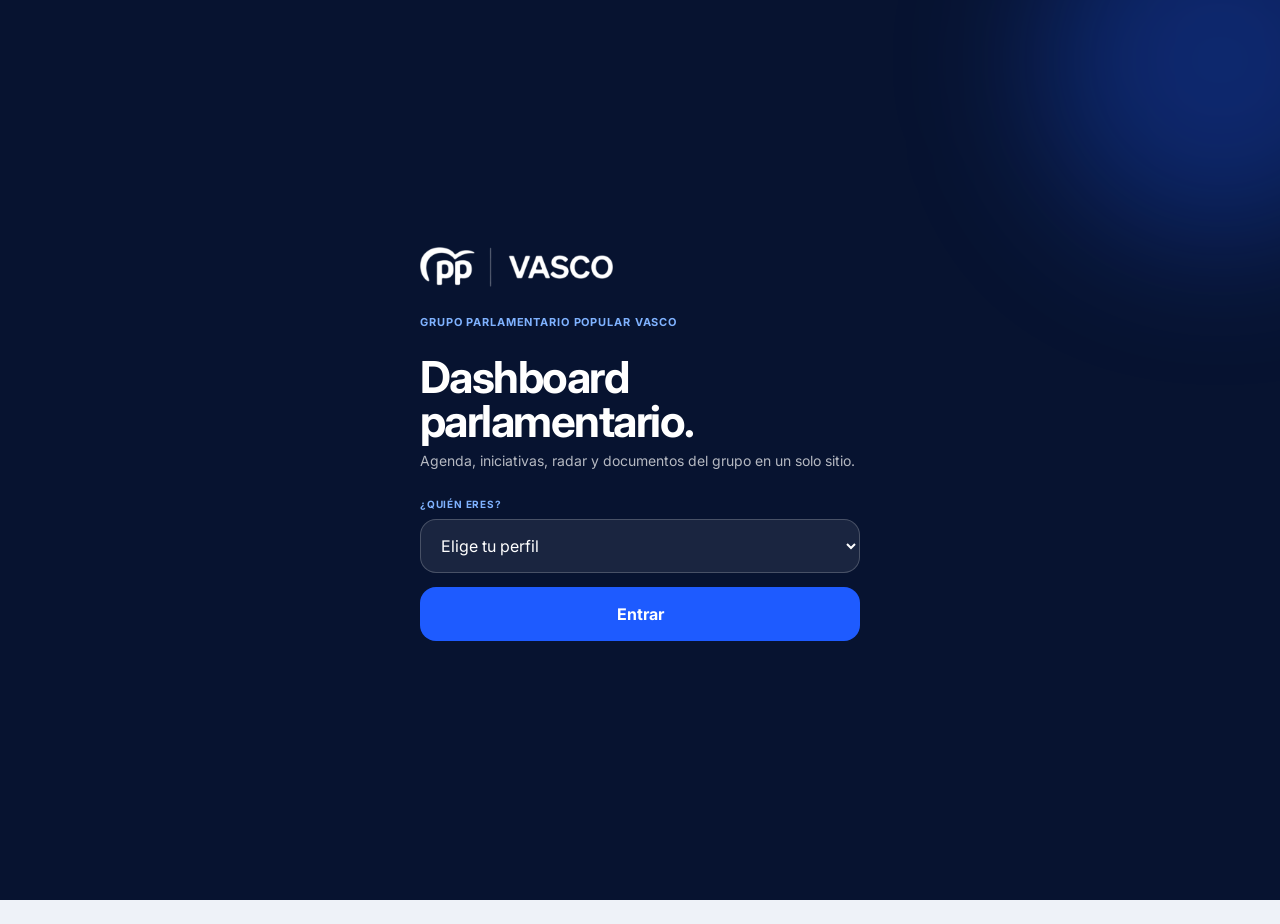
<file: nueva/index.html>
<!doctype html>
<html lang="es"><head><meta charset="utf-8"><meta name="viewport" content="width=device-width,initial-scale=1">
<title>GPV</title><meta http-equiv="refresh" content="0;url=../">
<script>location.replace('../'+location.hash)</script>
<style>body{margin:0;background:#071330;color:#fff;font-family:system-ui,sans-serif;display:flex;align-items:center;justify-content:center;min-height:100vh}a{color:#7fb2ff}</style>
</head><body><p>El nuevo diseño ya es la versión oficial. <a href="../">Abrir GPV</a></p></body></html>
</file>
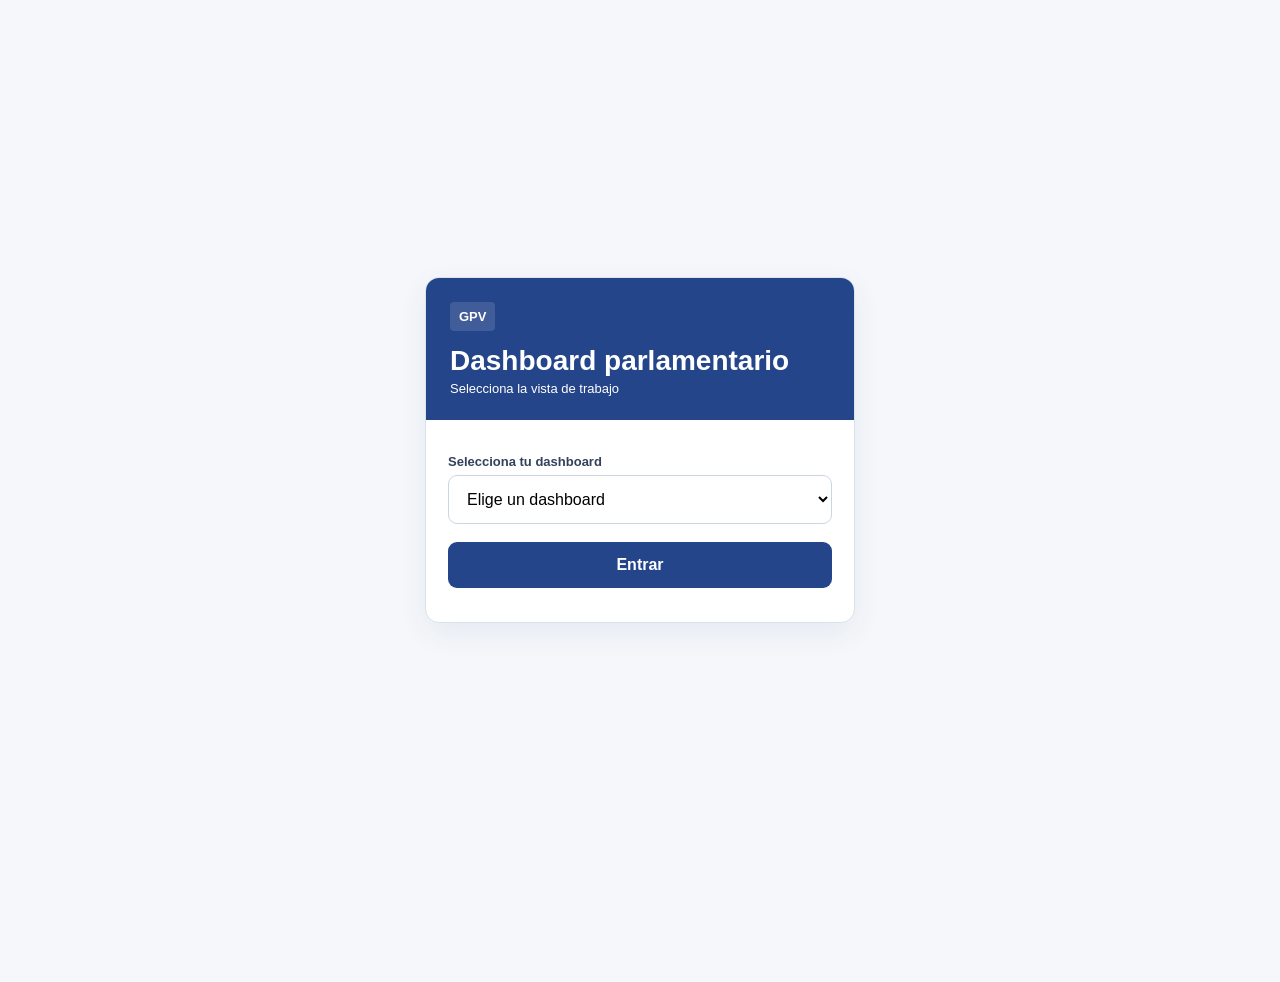
<file: GPV-index-actualizado.html>
<!doctype html>
<html lang="es">
<head>
<meta charset="utf-8"><meta name="viewport" content="width=device-width,initial-scale=1,viewport-fit=cover"><meta name="theme-color" content="#24458a"><meta name="apple-mobile-web-app-title" content="GPV"><meta name="application-name" content="GPV"><link rel="manifest" href="manifest.webmanifest?v=1"><meta name="mobile-web-app-capable" content="yes"><meta name="apple-mobile-web-app-capable" content="yes"><meta name="apple-mobile-web-app-status-bar-style" content="default"><title>GPV</title><link rel="apple-touch-icon" href="gpv-icon.png?v=7"><link rel="apple-touch-icon" sizes="180x180" href="gpv-icon.png?v=7"><link rel="icon" type="image/png" sizes="180x180" href="gpv-icon.png?v=7">
<style>
*{box-sizing:border-box}body{margin:0;background:#f5f7fa;color:#17233b;font-family:-apple-system,BlinkMacSystemFont,"Segoe UI",Arial,sans-serif}.app{max-width:760px;margin:auto;min-height:100vh;padding-bottom:82px}header{background:#24458a;color:#fff;padding:22px 24px 26px}.eyebrow{display:flex;gap:12px;align-items:center;font-size:15px}.eyebrow b{background:#ffffff20;padding:7px 9px;border-radius:4px}h1{font-size:36px;margin:18px 0 2px}header span{color:#dce5f5}main{padding:14px}.card,.alert{background:#fff;border:1px solid #dbe2ec;border-radius:10px;margin-bottom:14px;overflow:hidden}.alert{padding:17px 20px;background:#fff5f2;border-color:#efcfc5}.alert h3,.cardtitle h3,.group-title{font-size:15px;letter-spacing:.08em;color:#193b7a}.alert h3{color:#a84432;margin:0 0 10px}.alert p{margin:8px 0;line-height:1.38}.cardtitle{padding:14px 18px;background:#f0f3f8;border-bottom:1px solid #dbe2ec;display:flex;justify-content:space-between;align-items:center}.cardtitle h3{margin:0}.cardtitle span{color:#8995a7;font-size:13px}.row{display:grid;grid-template-columns:90px 1fr;padding:14px 18px;border-bottom:1px solid #e7ebf1}.date{font-weight:700;line-height:1.45;white-space:pre-line}.row b,.task b{display:block}.row small,.task small{display:block;color:#8b97a9;margin-top:4px}.pills{display:flex;gap:7px;padding:11px 16px;flex-wrap:wrap}.pill{padding:7px 11px;border:1px solid #d8dfeb;border-radius:999px;font-size:12px;background:#fff;color:#17233b;font-family:inherit;cursor:pointer}.pill:focus-visible{outline:2px solid #24458a;outline-offset:2px}.pill.active{background:#24458a;color:#fff}.task{display:grid;grid-template-columns:30px minmax(0,1fr) auto;gap:9px;align-items:center;padding:13px 16px;border-top:1px solid #edf0f4}.check{width:23px;height:23px;border:2px solid #aab6c6;border-radius:50%;background:#fff}.check.done{background:#24458a;border-color:#24458a;position:relative}.check.done:after{content:'✓';color:#fff;position:absolute;left:4px;top:-1px;font-weight:800}.task.done b{text-decoration:line-through;color:#8b97a9}.badge{font-size:10px;font-weight:800;background:#fff0e9;padding:5px 7px;border-radius:6px;color:#a84432}.group-title{margin:18px 4px 8px}.taskbox{background:#fff;border:1px solid #dbe2ec;border-radius:10px;overflow:hidden;margin-bottom:14px}.taskhead{display:flex;justify-content:space-between;align-items:center;margin:3px 2px 12px}.taskhead h2{margin:0}.taskhead button,.primary{border:0;background:#24458a;color:#fff;border-radius:10px;padding:11px 14px;font-weight:700}.soon{padding:40px 5px;color:#67758b}.linkbtn{border:0;background:none;color:#193b7a;font-weight:700;padding:12px 18px;font-size:14px}.bottomnav{position:fixed;bottom:0;left:0;right:0;margin:auto;max-width:760px;height:72px;padding-bottom:env(safe-area-inset-bottom);background:#fff;border-top:1px solid #dce2ea;display:grid;grid-template-columns:repeat(5,1fr);z-index:5}.bottomnav button{border:0;background:#fff;color:#9aa6b5;display:flex;flex-direction:column;align-items:center;justify-content:center;gap:4px;font-size:19px}.bottomnav button.active{color:#24458a;border-top:3px solid #f2b33d}.bottomnav small{font-size:10px}.modal{position:fixed;inset:0;background:#0007;z-index:10;display:flex;align-items:flex-end;justify-content:center}.sheet{background:#fff;width:min(760px,100%);padding:22px;border-radius:18px 18px 0 0}.sheet h2{margin-top:0}.sheet input,.sheet select{width:100%;padding:14px;font-size:16px;border:1px solid #ccd5e1;border-radius:9px;margin:7px 0}.actions{display:flex;gap:8px;margin-top:10px}.actions button{padding:12px 15px;border-radius:9px;border:1px solid #ccd5e1}.actions .primary{border:0}.hidden{display:none}@media(max-width:420px){h1{font-size:31px}.row{grid-template-columns:78px 1fr}.badge{display:none}main{padding:11px}header{padding:19px}}

.loginwrap{min-height:100vh;display:flex;align-items:center;justify-content:center;padding:24px;background:#f5f7fa}.loginbox{width:min(430px,100%);background:#fff;border:1px solid #dbe2ec;border-radius:14px;overflow:hidden;box-shadow:0 10px 30px #193b7a12}.loginhead{background:#24458a;color:#fff;padding:24px}.loginhead b{display:inline-block;background:#ffffff20;padding:7px 9px;border-radius:4px;margin-bottom:14px}.loginhead h1{font-size:28px;margin:0 0 4px}.loginbody{padding:22px}.loginbody label{display:block;font-size:13px;font-weight:700;margin:12px 0 6px;color:#33415c}.loginbody input,.loginbody select{width:100%;padding:14px;font-size:16px;border:1px solid #cbd5e1;border-radius:9px;background:#fff}.loginbody button{width:100%;margin-top:18px;border:0;background:#24458a;color:#fff;border-radius:9px;padding:14px;font-size:16px;font-weight:700}.error{margin-top:12px;color:#a84432;font-size:13px}.loading{padding:30px;text-align:center;color:#67758b}.logout{border:1px solid #ffffff66;background:transparent;color:#fff;border-radius:8px;padding:7px 10px;font-size:12px}.headerline{display:flex;justify-content:space-between;align-items:center}.brandline{display:flex;align-items:center;gap:12px;min-width:0}.gpv-header-logo{width:112px;height:auto;display:block;flex:0 0 auto}.brandtext{display:none}@media(max-width:420px){.gpv-header-logo{width:104px}.brandline{gap:9px}}.meta{font-size:12px;color:#8b97a9;margin-top:4px}.empty{padding:18px;color:#8b97a9}.orderlink{display:inline-block;margin-top:7px;color:#173f86;font-size:12px;font-weight:700;text-decoration:none;border-bottom:1px solid #173f86}.extlinks{padding:13px 18px;border-top:1px solid #e5eaf1;display:flex;gap:18px;flex-wrap:wrap}.extlinks a{color:#173f86;font-weight:700;text-decoration:none;border-bottom:1px solid #173f86}.counts{display:flex;gap:34px;padding:18px 18px 12px}.count strong{font-size:30px;color:#163774;display:block}.count span{color:#657185}.reqhead,.reqrow{display:grid;grid-template-columns:130px 1fr 120px;gap:12px;padding:10px 18px}.reqhead{font-size:11px;font-weight:800;letter-spacing:.08em;color:#8a96a8;border-top:1px solid #e7ebf1;border-bottom:1px solid #e7ebf1}.reqrow{border-bottom:1px solid #e7ebf1;align-items:start}.reqrow .exp{color:#8a96a8}.reqrow .subject{font-weight:700;line-height:1.35}.reqrow .subject small{font-weight:400;color:#657185;line-height:1.4}.status{font-size:10px;font-weight:800;letter-spacing:.06em;padding:5px 7px;border-radius:5px;background:#fff4d8;color:#b17d12;width:max-content}.status.red{background:#fff0e9;color:#b64c35}.bopvbody,.radarbody{padding:20px 18px;color:#657185;line-height:1.45}.bopvbody p{margin:0 0 14px}.radarbody h4{font-size:18px;color:#17233b;margin:8px 0}.radarbody .radardate{float:right;color:#8a96a8;font-family:monospace}.radartag{display:inline-block;background:#fff4d8;color:#b17d12;font-weight:800;font-size:11px;padding:4px 7px;border-radius:4px}.quicktask{padding:14px 18px;background:#f0f3f8;border-bottom:1px solid #dbe2ec}.quicktask input,.quicktask select{padding:10px;border:1px solid #cfd8e5;border-radius:7px;font:inherit;background:#fff}.quicktask input{width:100%;margin-bottom:9px}.quicktask .qrow{display:grid;grid-template-columns:1fr 1fr auto;gap:8px}.quicktask button{border:0;background:#24458a;color:white;font-weight:700;border-radius:7px;padding:0 15px}@media(max-width:520px){.reqhead,.reqrow{grid-template-columns:95px 1fr 88px;font-size:12px}.quicktask .qrow{grid-template-columns:1fr 1fr}.quicktask button{grid-column:1/-1;padding:10px}.extlinks{gap:12px}}
.initiative{padding:16px 18px;border-bottom:1px solid #e7ebf1}.initiative:last-child{border-bottom:0}.initiative-top{display:flex;justify-content:space-between;gap:12px;align-items:flex-start}.initiative h4{margin:0;font-size:16px;line-height:1.4;color:#17233b}.initiative-meta{display:flex;gap:12px;flex-wrap:wrap;margin-top:8px;font-size:12px;color:#6f7c90}.initiative-meta b{color:#193b7a}.answered{font-size:10px;font-weight:800;letter-spacing:.06em;padding:5px 7px;border-radius:5px;background:#eaf5ed;color:#34734a;white-space:nowrap}.initiative-link{display:inline-block;margin-top:9px;color:#173f86;font-size:12px;font-weight:700;text-decoration:none;border-bottom:1px solid #173f86}.initiative-note{padding:14px 18px;color:#7c899c;font-size:12px;line-height:1.45;background:#fafbfd}.pageintro{margin:2px 2px 12px}.pageintro h2{margin:0 0 4px;font-size:24px}.pageintro p{margin:0;color:#718096;font-size:13px}


.hubgrid{display:grid;grid-template-columns:1fr;gap:10px}.hubcard{display:grid;grid-template-columns:42px minmax(0,1fr) 22px;gap:12px;align-items:center;background:#fff;border:1px solid #dbe2ec;border-radius:9px;padding:15px 16px;text-decoration:none;color:#17233b}.hubcard:active{background:#f0f3f8}.hubicon{width:38px;height:38px;border-radius:8px;background:#eef3fb;color:#24458a;display:flex;align-items:center;justify-content:center;font-size:20px;font-weight:800}.hubtext b{display:block;font-size:14px;color:#193b7a;margin-bottom:3px}.hubtext span{display:block;font-size:11.5px;color:#718096;line-height:1.35}.hubarrow{font-size:28px;color:#9aa6b5;line-height:1}.danger{color:#a84432;background:#fff5f2;border-color:#efcfc5!important}

/* Ajuste visual compacto: referencia exacta del artefacto */
body{font-size:13px}.app{max-width:760px}header{padding:17px 20px 20px}.eyebrow{font-size:12px;gap:10px}.eyebrow b{padding:6px 8px}h1{font-size:28px;margin:14px 0 2px}header span{font-size:12px}main{padding:11px}.card,.alert,.taskbox{border-radius:8px;margin-bottom:11px}.cardtitle{padding:11px 15px}.cardtitle h3,.alert h3,.group-title{font-size:12px}.cardtitle span{font-size:11px}.pills{gap:7px;padding:9px 14px}.pill{padding:6px 10px;font-size:11px}.row{grid-template-columns:72px 1fr;padding:11px 15px;font-size:12px}.date{font-size:12px}.row small,.task small{font-size:10.5px;margin-top:2px}.orderlink{font-size:10.5px;margin-top:5px}.alert{margin:10px 14px 12px;padding:13px 15px}.alert h3{margin:0 0 7px}.alert p{font-size:11.5px;margin:6px 0;line-height:1.35}.extlinks{padding:10px 15px;font-size:12px}.counts{padding:14px 15px 9px}.count strong{font-size:24px}.count span{font-size:11px}.reqhead,.reqrow{padding:8px 15px;font-size:10.5px}.bopvbody,.radarbody{padding:15px;font-size:12px}.radarbody h4{font-size:14px;margin:6px 0}.radartag{font-size:9px}.quicktask{padding:11px 15px}.quicktask input,.quicktask select{padding:8px;font-size:12px}.task{padding:10px 14px;font-size:12px}.linkbtn{padding:10px 15px;font-size:12px}.initiative{padding:12px 15px}.initiative h4{font-size:13px;display:-webkit-box;-webkit-line-clamp:2;-webkit-box-orient:vertical;overflow:hidden}.initiative-meta{font-size:10.5px;margin-top:6px}.initiative-link{font-size:10.5px}.pageintro h2{font-size:19px}.pageintro p{font-size:11px}.bottomnav{height:64px}.bottomnav button{font-size:17px}.bottomnav small{font-size:9px}@media(max-width:420px){h1{font-size:27px}.row{grid-template-columns:70px 1fr}header{padding:16px 18px 19px}main{padding:9px}}

/* Ajustes de Inicio: agenda con la misma escala tipográfica que el resto */
.card.agenda-card .row{font-size:11.5px;line-height:1.3}.card.agenda-card .date{font-size:11px;line-height:1.3}.card.agenda-card .row b{font-size:11.5px;line-height:1.3}.card.agenda-card .row small{font-size:10px;line-height:1.3}.radar-actions{display:flex;gap:8px;margin-top:12px}.radar-actions button{border:1px solid #cfd8e5;background:#fff;color:#173f86;border-radius:7px;padding:7px 10px;font:inherit;font-size:11px;font-weight:700}.radar-actions button.primary-mini{background:#24458a;color:#fff;border-color:#24458a}

/* Confirmaciones y edición de tareas */
.task{grid-template-columns:30px minmax(0,1fr) auto}.task-side{display:flex;align-items:center;gap:7px}.task[data-task-longpress]{-webkit-user-select:none;user-select:none;touch-action:pan-y}.task[data-task-longpress].pressing{background:#f0f3f8}.task-actions{display:none}
.sheet label{display:block;font-size:11px;font-weight:800;color:#526078;margin:10px 0 2px;letter-spacing:.03em}.sheet .danger{margin-left:auto;color:#a84432;background:#fff;border-color:#e7c2ba}
.toast{position:fixed;left:50%;bottom:84px;transform:translateX(-50%);z-index:50;max-width:calc(100vw - 28px);background:#17233b;color:#fff;border-radius:9px;padding:10px 12px;box-shadow:0 8px 24px #0003;display:flex;align-items:center;gap:12px;font-size:12px;font-weight:700;animation:toastin .16s ease-out}.toast button{border:0;background:transparent;color:#ffd36b;font:inherit;font-size:12px;font-weight:800;padding:2px 0}.toast.success:before{content:'✓';display:inline-grid;place-items:center;width:18px;height:18px;border-radius:50%;background:#ffffff24}.toast.hidden{display:none}@keyframes toastin{from{opacity:0;transform:translate(-50%,8px)}to{opacity:1;transform:translate(-50%,0)}}
@media(max-width:420px){.task-side{gap:5px}.badge{display:inline-block;font-size:9px}}

/* Iniciativas en Inicio: formato compacto y legible en móvil */
.home-init-list{border-top:1px solid #e7ebf1}.home-init-row{display:flex;justify-content:space-between;gap:12px;align-items:flex-start;padding:11px 15px;border-bottom:1px solid #e7ebf1}.home-init-main{min-width:0;flex:1;display:grid;grid-template-columns:126px minmax(0,1fr);gap:12px}.home-init-exp{font-size:10.5px;color:#8a96a8;white-space:nowrap}.home-init-text{min-width:0;font-size:11.5px;line-height:1.35}.home-init-text b{display:block;color:#17233b}.home-init-text small{display:block;margin-top:3px;color:#657185;font-size:10.5px;font-weight:400}.home-init-row .status{flex:0 0 auto;max-width:118px;text-align:center;white-space:normal;line-height:1.2}.counts+.pills{padding-top:4px}
@media(max-width:520px){.home-init-row{display:block;padding:11px 15px}.home-init-main{display:block}.home-init-exp{display:block;margin-bottom:4px}.home-init-text{font-size:11.5px}.home-init-row .status{display:inline-block;margin-top:7px;max-width:100%;font-size:9.5px}.counts{gap:28px}.pills{overflow-x:auto;flex-wrap:nowrap;-webkit-overflow-scrolling:touch}.pills .pill{white-space:nowrap;flex:0 0 auto}.reqhead{display:none}.reqrow{display:block}.reqrow>*{display:block;margin-bottom:5px}}

/* Etiquetas de área/departamento en tareas */
.area-badge{font-size:9.5px;font-weight:800;padding:5px 7px;border-radius:6px;white-space:nowrap}
.area-justicia{background:#e8f0ff;color:#214f9b}
.area-cultura{background:#f1eaff;color:#6b3fa0}
.area-movilidad{background:#e7f5ec;color:#2f7650}
.area-otros{background:#eef1f5;color:#5f6d80}
.home-task .task-actions{display:none}
.admin-filter{padding:11px 15px;border-bottom:1px solid #e2e7ef;background:#fafbfd;display:flex;align-items:center;gap:10px}.admin-filter b{font-size:11px;color:#193b7a;letter-spacing:.04em}.person-filter{min-width:180px;max-width:100%;padding:7px 9px;border:1px solid #cfd8e5;border-radius:7px;background:#fff;color:#17233b;font:inherit}@media(max-width:420px){.admin-filter{align-items:flex-start;flex-direction:column}.person-filter{width:100%}}

/* Tareas: tarjetas visuales por etiqueta */
.taskbox{background:transparent;border:0;border-radius:0;overflow:visible;display:grid;gap:9px}
.task{grid-template-columns:32px minmax(0,1fr);gap:10px;padding:13px 14px;border:1px solid #dbe2ec;border-left-width:4px;border-radius:8px;background:#fff;min-height:68px}
.task + .task{border-top-width:1px}
.task-copy{min-width:0;display:grid;grid-template-columns:max-content minmax(0,1fr);column-gap:10px;row-gap:4px;align-items:center}
.task-copy b{font-size:14px;line-height:1.35;font-weight:500;color:#4e5b70}
.task-copy small{grid-column:2;color:#8793a5;font-size:11px}
.task-side{display:none}
.task.area-justicia{background:#f3f6fc;border-left-color:#315b9d}
.task.area-cultura{background:#f7f2fc;border-left-color:#7652a0}
.task.area-movilidad{background:#eef8f2;border-left-color:#33865b}
.task.area-otros{background:#f5f6f8;border-left-color:#778395}
.task .area-badge.area-justicia{background:#e5edfb;color:#214f9b}
.task .area-badge.area-cultura{background:#eee5f8;color:#6b3fa0}
.task .area-badge.area-movilidad{background:#e3f3e9;color:#2f7650}
.task .area-badge.area-otros{background:#e9edf2;color:#5f6d80}
.group-title{font-size:12px;letter-spacing:.08em;color:#8994a5;display:flex;align-items:center;gap:7px;margin:18px 4px 9px}
.group-title:before{content:'';width:9px;height:9px;border-radius:50%;background:#aab4c2}
.quicktask{background:#f1f4fa}
@media(max-width:520px){.task{padding:12px 11px}.task-copy{grid-template-columns:max-content minmax(0,1fr);column-gap:8px}.task-copy b{font-size:13px}.area-badge{font-size:8.5px}}

/* Ajustes finales solicitados 06/09: encabezados sin logo, agenda/radar/Inicio más compactos */
/* Agenda: máximo dos líneas por título de evento */
.agenda-card .row>div:nth-child(2)>b{display:-webkit-box;-webkit-line-clamp:2;-webkit-box-orient:vertical;overflow:hidden;line-height:1.3}
/* Inicio > Iniciativas: máximo dos líneas por título */
.home-init-text b{display:-webkit-box;-webkit-line-clamp:2;-webkit-box-orient:vertical;overflow:hidden;line-height:1.3}
/* Inicio > Iniciativas más compacto */
.home-init-row{padding-top:8px;padding-bottom:8px}.home-init-text small{margin-top:2px}.home-init-row .initiative-link{margin-top:5px}
/* Radar: entradas mucho más breves */
.radarbody{padding:11px 15px}.radarbody h4{font-size:13px;line-height:1.3;margin:5px 0;display:-webkit-box;-webkit-line-clamp:2;-webkit-box-orient:vertical;overflow:hidden}.radarbody p{margin:5px 0;line-height:1.3;display:-webkit-box;-webkit-line-clamp:2;-webkit-box-orient:vertical;overflow:hidden}.radarbody .extlinks{padding-top:4px;padding-bottom:2px}.radar-actions{margin-top:7px}

/* Banco de Datos */
.bd-toolbar{display:grid;gap:9px;margin:0 2px 13px}.bd-search{width:100%;padding:11px 12px;border:1px solid #cfd8e5;border-radius:8px;background:#fff;font:inherit}.bd-mode{display:flex;gap:7px;flex-wrap:wrap}.bd-section{margin:0 2px 24px}.bd-sectitle{display:flex;align-items:center;gap:9px;margin-bottom:4px}.bd-sectitle h3{margin:0;font-size:18px;font-family:Georgia,'Times New Roman',serif;color:#17233b}.bd-dot{width:10px;height:10px;border-radius:50%;background:#24458a;flex:0 0 auto}.bd-grid{display:grid;grid-template-columns:1fr 1fr;gap:10px}.bd-card{display:block;background:#fff;border:1px solid #dde3ec;border-left:4px solid #24458a;border-radius:7px;padding:12px 13px;color:inherit;text-decoration:none}.bd-dato{font-family:Georgia,'Times New Roman',serif;font-weight:700;font-size:21px;color:#17233b;line-height:1.15;margin-bottom:5px}.bd-exp{font-size:11.5px;color:#4e5b70;line-height:1.35;margin-bottom:6px}.bd-meta{font-size:10.5px;color:#7b8799;margin-bottom:6px}.bd-fuente{font-size:11px;font-weight:700;color:#2f7a52}.bd-actions{display:flex;gap:8px;margin-top:9px}.bd-actions button{border:1px solid #cfd8e5;background:#fff;color:#173f86;border-radius:7px;padding:6px 8px;font:inherit;font-size:10.5px;font-weight:700}.bd-area{font-size:10px;color:#657185;margin-bottom:4px}.hubcard{font-family:inherit;text-align:left;width:100%}@media(max-width:460px){.bd-grid{grid-template-columns:1fr}.bd-dato{font-size:20px}}

/* Etiquetas y jerarquía de las entradas de Agenda */
.agenda-type-tag{display:inline-block;margin:0 0 5px;padding:3px 7px;border-radius:999px;font-size:8.5px;font-weight:900;letter-spacing:.04em;line-height:1.2}
.agenda-tag-pleno{background:#fde8e8;color:#a51d1d;border:1px solid #f4bcbc}
.agenda-tag-comision{background:#fff3c8;color:#7b5b00;border:1px solid #efd77c}
.agenda-tag-grupo{background:#e7efff;color:#214f9b;border:1px solid #bdd0f4}
.agenda-tag-mesa{background:#e5f5ea;color:#23733c;border:1px solid #b8dfc4}
.agenda-tag-otros{background:#edf0f4;color:#5f6d80;border:1px solid #d5dbe3}
.agenda-entry b{display:block!important;-webkit-line-clamp:2!important;margin-bottom:2px;color:#17233b;font-size:11px!important;line-height:1.22!important}
.agenda-detail{font-size:9.5px;line-height:1.22;color:#566378;margin-top:1px;display:-webkit-box;-webkit-line-clamp:2;-webkit-box-orient:vertical;overflow:hidden}
.agenda-place{font-size:9px;line-height:1.18;color:#8a96a8;margin-top:1px;white-space:nowrap;overflow:hidden;text-overflow:ellipsis}
.agenda-entry .orderlink{display:inline-block;margin-top:3px;font-size:9.5px}
.agenda-card .row.agenda-entry{grid-template-columns:62px 1fr;padding:7px 12px;gap:8px}.agenda-card .row.agenda-entry .date{font-size:9.5px;line-height:1.2}.agenda-type-tag{margin-bottom:3px;padding:2px 6px;font-size:8px}

</style>
</head><body><div id="app" class="app"></div>
<script>
(function(){
const SUPABASE_URL='https://baouzhstdacwrijufkgf.supabase.co';
const SUPABASE_KEY='sb_publishable_0IxQU9UXOH5GStO4Hp-z-A_ndghtF9w';
const AGENDA_ARTIFACT='https://claude.ai/code/artifact/820fe5f4-3875-4b39-8ff4-46510afe602e';
const SOLICITUDES_ARTIFACT='https://claude.ai/code/artifact/b1a0d2a2-ab09-493e-a9d9-06e75bd71fc4';
const AGENDA_CSV_URL='https://docs.google.com/spreadsheets/d/1xUZ1Q7XDGQCw406Woy1imLppYszBJ9cEjk0__fmP3wU/export?format=csv&gid=2109091836';
const PLAZOS_CSV_URL='https://docs.google.com/spreadsheets/d/1xUZ1Q7XDGQCw406Woy1imLppYszBJ9cEjk0__fmP3wU/export?format=csv&gid=678968056';
const AGENDA_GVIZ_URL='https://docs.google.com/spreadsheets/d/1xUZ1Q7XDGQCw406Woy1imLppYszBJ9cEjk0__fmP3wU/gviz/tq?gid=2109091836';
const INICIATIVAS_CSV_URL='https://docs.google.com/spreadsheets/d/1xUZ1Q7XDGQCw406Woy1imLppYszBJ9cEjk0__fmP3wU/export?format=csv&gid=2017735442';
const ASIGNADAS_CSV_URL='https://docs.google.com/spreadsheets/d/1xUZ1Q7XDGQCw406Woy1imLppYszBJ9cEjk0__fmP3wU/export?format=csv&gid=1135153606';
const ASIGNADAS_GVIZ_URL='https://docs.google.com/spreadsheets/d/1xUZ1Q7XDGQCw406Woy1imLppYszBJ9cEjk0__fmP3wU/gviz/tq?gid=1135153606';
const RADAR_CSV_URL='https://docs.google.com/spreadsheets/d/1xUZ1Q7XDGQCw406Woy1imLppYszBJ9cEjk0__fmP3wU/export?format=csv&gid=1468202609';
const BOPV_CSV_URL='https://docs.google.com/spreadsheets/d/1tmsuoYBO1fTLp7oQ-m5COxuKg9qVlX24JURRllospNE/export?format=csv&gid=2120975928';
const BANCO_DATOS_CSV_URL='https://docs.google.com/spreadsheets/d/1lm2ujBzBe0GSAjKLlmFB-48PATZ5QnYTVLp69Jldxwo/export?format=csv&gid=0';
const ACCESOS_CSV_URL='https://docs.google.com/spreadsheets/d/1xUZ1Q7XDGQCw406Woy1imLppYszBJ9cEjk0__fmP3wU/export?format=csv&gid=1724874454';
const SANTI_VENCIMIENTOS=[
 {event_date:'2026-09-09',event_time:'Todo el día',type:'Vencimiento',organ_activity:'Plazo de enmiendas',location:'Parlamento Vasco',detail:'Santi López: Fortalecer la pelota vasca'},
 {event_date:'2026-09-09',event_time:'Todo el día',type:'Vencimiento',organ_activity:'Plazo de enmiendas',location:'Parlamento Vasco',detail:'Santi López: Lanzadera L3–Aeropuerto de Loiu'},
 {event_date:'2026-09-09',event_time:'Todo el día',type:'Vencimiento',organ_activity:'Plazo de enmiendas',location:'Parlamento Vasco',detail:'Santi López: Denominación «Aeropuerto Lehendakari Aguirre»'}
];
const PEOPLE={
 'lopez.s@legebiltzarra.eus':{name:'Santi López',areas:['Cultura','Movilidad Sostenible','Justicia y Derechos Humanos']},
 'domaica.a@legebiltzarra.eus':{name:'Ainhoa Domaica',areas:['Gobernanza, Administración Digital y Autogobierno','Seguridad','Turismo, Comercio y Consumo']},
 'morales.a@legebiltzarra.eus':{name:'Ana Morales',areas:['Grupo EITB','Vivienda y Agenda Urbana','Alimentación, Desarrollo Rural, Agricultura y Pesca']},
 'gotxi.a@legebiltzarra.eus':{name:'Álvaro Gotxi',areas:['Economía, Trabajo y Empleo','Hacienda y Finanzas','Industria, Transición Energética y Sostenibilidad']},
 'larrea.m@legebiltzarra.eus':{name:'Muriel Larrea',areas:['Deporte','Educación','Ciencia, Universidades e Innovación']},
 'garrido.l@legebiltzarra.eus':{name:'Laura Garrido',areas:['Lehendakaritza','Política Lingüística','Salud','Bienestar, Juventud y Reto Demográfico']}
};
const ALL_AREAS=[...new Set(Object.values(PEOPLE).flatMap(p=>p.areas))];
// Las asignaciones explícitas de comisión prevalecen sobre las coincidencias por área/palabras clave.
const COMMISSION_RESPONSIBLE=[
 {match:'comision de cultura, euskera y deporte',person:'Santi López'},
 {match:'cultura, euskera y deporte',person:'Santi López'}
];
function explicitAgendaResponsible(x){if(String(x.parlamentario||'').trim())return String(x.parlamentario).trim();const all=normPerson((x.organ_activity||'')+' '+(x.detail||''));const hit=COMMISSION_RESPONSIBLE.find(r=>all.includes(normPerson(r.match)));return hit?.person||''}

const AREA_KEYWORDS={
 'Cultura':['cultura','patrimonio','museo','arte'], 'Movilidad Sostenible':['movilidad','transporte','ferrocarr','tren','aeropuerto','carretera','metro'], 'Justicia y Derechos Humanos':['justicia','derechos humanos','prision','penitenci','zaballa'],
 'Gobernanza, Administración Digital y Autogobierno':['gobernanza','administracion digital','autogobierno','funcion publica'], 'Seguridad':['seguridad','ertzaintza','policia','delincuencia','siniestralidad','trafico'], 'Turismo, Comercio y Consumo':['turismo','comercio','consumo'],
 'Grupo EITB':['eitb','euskal irrati','television'], 'Vivienda y Agenda Urbana':['vivienda','vpo','alquiler','agenda urbana'], 'Alimentación, Desarrollo Rural, Agricultura y Pesca':['alimentacion','agricultura','pesca','desarrollo rural','ganader'],
 'Economía, Trabajo y Empleo':['economia','empleo','trabajo','paro','laboral'], 'Hacienda y Finanzas':['hacienda','finanzas','deficit','presupuesto','fiscal'], 'Industria, Transición Energética y Sostenibilidad':['industria','energia','energet','electrica','eolico','sostenibilidad'],
 'Deporte':['deporte','deportivo'], 'Educación':['educacion','escuela','ope','maestro','euskera','alumno'], 'Ciencia, Universidades e Innovación':['ciencia','universidad','innovacion','investigacion'],
 'Lehendakaritza':['lehendakaritza','lehendakari','pradales'], 'Política Lingüística':['politica linguistica','euskera','euskara'], 'Salud':['salud','osasun','hospital','sanidad'], 'Bienestar, Juventud y Reto Demográfico':['bienestar','juventud','reto demografico','demografi','natalidad']
};
const LEGACY_SANTI_SEED_TITLES=new Set(['Revisar enmiendas a la ley de transparencia','Preparar intervención para comisión de Justicia','Recopilar datos sobre inversión en cultura']);
let tasks=[];
let session=null,profile=null,agendaItems=[],plazoItems=[],initiativeItems=[],assignedItems=[],radarItems=[],bopvItems=[],accessItems=[],bancoDatosItems=[],bancoDatosLoaded=false,bancoDatosLoading=false,bancoDatosDep='Todos',bancoDatosSearch='',tab='Inicio',agendaFilters=new Set(['Plenos y Comisiones','Grupo','Mesa y Junta','Otros']),homeTaskFilter='Urgente',initiativeFilter='Todas',homeInitiativeFilter='Todas',adminParlamentarioFilter='Todos',radarParlamentarioFilter='Todos',groupParlamentarioFilter='Todos';
let toastTimer=null,pendingUndo=null;
const app=document.getElementById('app');
function taskKey(){const u=session?.user?.id||session?.user?.email||'anon';return 'gpv_tasks_v2:'+u}function loadPersonalTasks(){try{const raw=localStorage.getItem(taskKey());tasks=raw?JSON.parse(raw):[];if((session?.user?.email||'').trim().toLowerCase()==='lopez.s@legebiltzarra.eus'){const cleaned=tasks.filter(x=>!LEGACY_SANTI_SEED_TITLES.has(String(x.title||'').trim()));if(cleaned.length!==tasks.length){tasks=cleaned;localStorage.setItem(taskKey(),JSON.stringify(tasks))}}}catch(e){tasks=[]}}function save(){localStorage.setItem(taskKey(),JSON.stringify(tasks))}
function showToast(message,undoFn=null){let t=document.getElementById('gpvToast');if(!t){t=document.createElement('div');t.id='gpvToast';document.body.appendChild(t)}if(toastTimer)clearTimeout(toastTimer);pendingUndo=undoFn;t.className='toast success';t.innerHTML=`<span>${esc(message)}</span>${undoFn?'<button id="toastUndo">Deshacer</button>':''}`;if(undoFn){document.getElementById('toastUndo').onclick=()=>{const fn=pendingUndo;pendingUndo=null;t.remove();if(fn)fn()}}toastTimer=setTimeout(()=>{pendingUndo=null;t.remove()},2800)}
function esc(s){return String(s??'').replace(/[&<>"']/g,m=>({'&':'&amp;','<':'&lt;','>':'&gt;','"':'&quot;',"'":'&#39;'}[m]))}
const DASHBOARDS=[
 {id:'laura',name:'Laura Garrido',email:'garrido.l@legebiltzarra.eus',role:'parlamentario'},
 {id:'javier',name:'Javier de Andrés',email:'',uid:'7719defd-55ce-44e7-8259-7f7a99996826',role:'parlamentario'},
 {id:'santi',name:'Santi López',email:'lopez.s@legebiltzarra.eus',role:'parlamentario'},
 {id:'ainhoa',name:'Ainhoa Domaica',email:'domaica.a@legebiltzarra.eus',role:'parlamentario'},
 {id:'ana',name:'Ana Morales',email:'morales.a@legebiltzarra.eus',role:'parlamentario'},
 {id:'alvaro',name:'Álvaro Gotxi',email:'gotxi.a@legebiltzarra.eus',role:'parlamentario'},
 {id:'muriel',name:'Muriel Larrea',email:'larrea.m@legebiltzarra.eus',role:'parlamentario'},
 {id:'alba',name:'Alba Langarica',email:'glangarica.a@legebiltzarra.eus',role:'admin'},
 {id:'prensa',name:'Prensa',email:'',role:'prensa'},
 {id:'beatriz',name:'Beatriz Álvarez',email:'',role:'equipo'},
 {id:'jorge',name:'Jorge Panera',email:'',role:'equipo'},
 {id:'gomara',name:'Javier Gómara',email:'',role:'equipo'}
];
function chooseDashboard(id,remember=true){const d=DASHBOARDS.find(x=>x.id===id);if(!d)return false;session={user:{id:d.uid||('dashboard-'+d.id),email:d.email||''}};profile={id:session.user.id,name:d.name,email:d.email||'',role:d.role};if(remember)localStorage.setItem('gpv_dashboard',d.id);return true}
function loadStoredSession(){const id=localStorage.getItem('gpv_dashboard');return id?chooseDashboard(id,false):false}
function clearDashboard(){localStorage.removeItem('gpv_dashboard');localStorage.removeItem('gpv_supabase_session');session=null;profile=null}
function csvRows(text){const rows=[];let row=[],cell='',quoted=false;for(let i=0;i<text.length;i++){const ch=text[i];if(quoted){if(ch==='\"'&&text[i+1]==='\"'){cell+='\"';i++}else if(ch==='\"')quoted=false;else cell+=ch}else{if(ch==='\"')quoted=true;else if(ch===','){row.push(cell);cell=''}else if(ch==='\n'){row.push(cell);rows.push(row);row=[];cell=''}else if(ch!=='\r')cell+=ch}}row.push(cell);if(row.some(v=>v!==''))rows.push(row);return rows}
function sheetDateToISO(v){const s=String(v||'').trim();let m=s.match(/^(\d{1,2})\/(\d{1,2})\/(\d{4})$/);if(m)return `${m[3]}-${m[2].padStart(2,'0')}-${m[1].padStart(2,'0')}`;m=s.match(/^Date\((\d{4}),(\d{1,2}),(\d{1,2})\)$/);if(m)return `${m[1]}-${String(Number(m[2])+1).padStart(2,'0')}-${m[3].padStart(2,'0')}`;return s}
function mapAgendaRows(rows){if(!rows.length)return[];const h=rows[0].map(x=>String(x||'').trim());const ix=n=>h.indexOf(n);const val=(r,n)=>{const i=ix(n);return i>=0?(r[i]||''):''};return rows.slice(1).filter(r=>r.some(v=>String(v||'').trim())).map(r=>({event_date:sheetDateToISO(val(r,'Fecha')),day_name:val(r,'Día'),event_time:val(r,'Hora'),type:val(r,'Tipo'),organ_activity:val(r,'Órgano / actividad'),location:val(r,'Lugar'),detail:val(r,'Asunto / detalle'),expediente:val(r,'Expediente relacionado'),agenda_link:val(r,'Agenda / orden del día'),expediente_link:val(r,'Ficha expediente'),parlamentario:val(r,'Parlamentario'),area_label:val(r,'Etiqueta / área')})).filter(x=>/^\d{4}-\d{2}-\d{2}$/.test(x.event_date))}
function loadAgendaGViz(){return new Promise((resolve,reject)=>{const cb='gpvAgenda'+Date.now();const script=document.createElement('script');let done=false;const finish=(err,data)=>{if(done)return;done=true;delete window[cb];script.remove();err?reject(err):resolve(data)};window[cb]=res=>{try{const cols=(res.table?.cols||[]).map(c=>c.label||'');const rows=[cols,...(res.table?.rows||[]).map(r=>(r.c||[]).map(c=>c?(c.f??c.v??'') : ''))];finish(null,mapAgendaRows(rows))}catch(e){finish(e)}};script.src=AGENDA_GVIZ_URL+'&tqx=responseHandler:'+cb+'&_='+Date.now();script.onerror=()=>finish(new Error('No se pudo cargar la Agenda'));document.head.appendChild(script);setTimeout(()=>finish(new Error('Tiempo de espera agotado')),8000)})}
const GROUP_ZOOM_URL='https://us02web.zoom.us/j/82745673204?pwd=Rpd4JECHxm0Geb2w63W2pFwC66Z8Ii.1';
const PROVISIONAL_GROUP_START='2026-09-16';
function isGroupAgendaItem(x){const o=normPerson(x.organ_activity||''),d=normPerson(x.detail||'');return o.includes('reunion de grupo')||d.includes('reunion de grupo')||o.includes('grupo popular')||o.includes('grupo parlamentario')||d.includes('grupo popular')||d.includes('grupo parlamentario')}
function weekMondayISO(iso){const d=new Date(iso+'T12:00:00');const day=(d.getDay()+6)%7;d.setDate(d.getDate()-day);return d.toISOString().slice(0,10)}
function withProvisionalGroupMeetings(base){const items=[...base];const realWeeks=new Set(items.filter(isGroupAgendaItem).map(x=>weekMondayISO(x.event_date)));const start=new Date(PROVISIONAL_GROUP_START+'T12:00:00');const horizon=new Date();horizon.setHours(12,0,0,0);horizon.setDate(horizon.getDate()+365);for(let d=new Date(start);d<=horizon;d.setDate(d.getDate()+7)){const iso=d.toISOString().slice(0,10);if(realWeeks.has(weekMondayISO(iso)))continue;items.push({event_date:iso,day_name:'Miércoles',event_time:'Hora por confirmar',type:'Reunión',organ_activity:'Reunión de grupo (provisional)',location:'Zoom / por confirmar',detail:'Fecha provisional · reunión semanal de grupo',agenda_link:'',expediente:'',expediente_link:'',parlamentario:'',area_label:'',group_zoom:GROUP_ZOOM_URL,provisional:true})}return items}
async function loadAgendaFromSheet(){try{const sep=AGENDA_CSV_URL.includes('?')?'&':'?';const r=await fetch(AGENDA_CSV_URL+sep+'_='+Date.now(),{cache:'no-store'});if(!r.ok)throw new Error('CSV '+r.status);const data=mapAgendaRows(csvRows(await r.text()));if(data.length)return withProvisionalGroupMeetings(data)}catch(e){}return withProvisionalGroupMeetings(await loadAgendaGViz())}
async function loadPlazos(){try{const r=await fetch(PLAZOS_CSV_URL+'&_='+Date.now(),{cache:'no-store'});if(!r.ok)throw new Error('plazos');const rows=csvRows(await r.text());if(!rows.length)return[];const h=rows[0].map(x=>String(x||'').trim());const ix=n=>h.indexOf(n);const full=n=>{const v=normPerson(n);if(v==='santi'||v==='santiago')return 'Santi López';if(v==='ainhoa')return 'Ainhoa Domaica';if(v==='ana')return 'Ana Morales';if(v==='alvaro')return 'Álvaro Gotxi';if(v==='muriel')return 'Muriel Larrea';if(v==='laura')return 'Laura Garrido';if(v==='javier')return 'Javier de Andrés';return String(n||'').trim()};return rows.slice(1).filter(r=>String(r[ix('Iniciativa')]||'').trim()&&normPerson(r[ix('Estado')]||'Pendiente')!=='resuelto').flatMap(r=>{const fecha=sheetDateToISO(r[ix('Plazo enmiendas')]);if(!/^\d{4}-\d{2}-\d{2}$/.test(fecha))return[];return String(r[ix('Responsable')]||'').split('/').map(x=>full(x.trim())).filter(Boolean).map(who=>({event_date:fecha,event_time:'Todo el día',type:'Vencimiento',organ_activity:'Plazo de enmiendas',location:'Parlamento Vasco',detail:who+': '+String(r[ix('Iniciativa')]||'').trim()}))})}catch(e){return[]}}
let agendaRefreshBusy=false;async function refreshAgendaFromSheet(){if(agendaRefreshBusy||!session?.user)return;agendaRefreshBusy=true;try{const fresh=await loadAgendaFromSheet();if(fresh.length){const before=JSON.stringify(agendaItems);const after=JSON.stringify(fresh);if(before!==after){agendaItems=fresh;render()}}}catch(e){}finally{agendaRefreshBusy=false}}
document.addEventListener('visibilitychange',()=>{if(document.visibilityState==='visible')refreshAgendaFromSheet()});window.addEventListener('focus',refreshAgendaFromSheet);
function initiativeType(expediente){const e=String(expediente||'').replaceAll('/','\\');if(e.includes('\\10\\07\\02\\'))return 'Solicitud de información';if(e.includes('\\10\\05\\03\\'))return 'Pregunta escrita';if(e.includes('\\10\\05\\01\\'))return 'Pregunta oral';return 'Iniciativa'}
async function loadInitiatives(){try{const r=await fetch(INICIATIVAS_CSV_URL,{cache:'no-store'});if(!r.ok)throw new Error('sheet');const rows=csvRows(await r.text());if(!rows.length)return[];const h=rows[0].map(x=>String(x||'').trim());const ix=n=>h.indexOf(n);const firstIx=(...names)=>{for(const n of names){const i=ix(n);if(i>=0)return i}return-1};
 const links={'13\\10\\07\\02\\03457':'https://www.legebiltzarra.eus/ords/f?p=120:18:9449541491527::NO:RP,RIR:P18_ID,P18_EXPAND:90936,N','13\\10\\07\\02\\03684':'https://www.legebiltzarra.eus/ords/f?p=120:18:9449541491527::NO:RP,RIR:P18_ID,P18_EXPAND:91293,N','13\\10\\07\\02\\03710':'https://www.legebiltzarra.eus/ords/f?p=120:18:9449541491527::NO:RP,RIR:P18_ID,P18_EXPAND:91330,N'};
 const responseLinks={
  '13\\10\\07\\02\\03413':'https://mail.google.com/mail/#all/1a06736f164735ce',
  '13\\10\\07\\02\\03430':'https://mail.google.com/mail/#all/1a067c73b5558ee9',
  '13\\10\\07\\02\\03431':'https://mail.google.com/mail/#all/1a067c73b5558ee9',
  '13\\10\\07\\02\\03432':'https://mail.google.com/mail/#all/1a06c66a68b5d959',
  '13\\10\\07\\02\\03438':'https://mail.google.com/mail/#all/1a06736f164735ce',
  '13\\10\\07\\02\\03439':'https://mail.google.com/mail/#all/1a06736f164735ce'
 };
 const plazos={'13\\10\\07\\02\\03457':'09/09/2026'};const enlIx=ix('Enlace'),respIx=firstIx('Enlace respuesta','Respuesta'),fechaRespIx=firstIx('Fecha respuesta','Fecha de respuesta');
 const asUrl=v=>/^https?:\/\//i.test(String(v||'').trim())?String(v).trim():'';
 return rows.slice(1).filter(r=>String(r[ix('Expediente')]||'').trim()).map(r=>{const expediente=r[ix('Expediente')]||'';return {parlamentario:r[ix('Parlamentario')]||'',expediente,titulo:r[ix('Título')]||'',situacion:r[ix('Situación')]||'',enlace:asUrl(enlIx>=0?r[enlIx]:'')||links[expediente]||'',plazo:plazos[expediente]||'',tipo:initiativeType(expediente),respuestaEnlace:asUrl(respIx>=0?r[respIx]:'')||responseLinks[expediente]||'',fechaRespuesta:fechaRespIx>=0?r[fechaRespIx]||'':''}});}catch(e){return[]}}
function mapAssignedRows(rows){if(!rows.length)return[];const h=rows[0].map(x=>String(x||'').trim());const ix=n=>h.indexOf(n);return rows.slice(1).filter(r=>String(r[ix('Iniciativa')]||'').trim()).map(r=>({parlamentario:String(r[ix('Parlamentario')]||'').trim(),tipo:String(r[ix('Tipo')]||'').trim(),titulo:String(r[ix('Iniciativa')]||'').trim(),autor:String(r[ix('Autor')]||'').trim(),vencimiento:String(r[ix('Vencimiento')]||'').trim()}))}
function loadAssignedGViz(){return new Promise((resolve,reject)=>{const cb='gpvAssigned'+Date.now();const script=document.createElement('script');let done=false;const finish=(err,data)=>{if(done)return;done=true;delete window[cb];script.remove();err?reject(err):resolve(data)};window[cb]=res=>{try{const cols=(res.table?.cols||[]).map(c=>c.label||'');const rows=[cols,...(res.table?.rows||[]).map(r=>(r.c||[]).map(c=>c?(c.f??c.v??'') : ''))];finish(null,mapAssignedRows(rows))}catch(e){finish(e)}};script.src=ASIGNADAS_GVIZ_URL+'&tqx=responseHandler:'+cb;script.onerror=()=>finish(new Error('No se pudieron cargar las asignadas'));document.head.appendChild(script);setTimeout(()=>finish(new Error('Tiempo de espera agotado')),8000)})}
async function loadAssigned(){try{const r=await fetch(ASIGNADAS_CSV_URL,{cache:'no-store'});if(!r.ok)throw new Error('asignadas');const data=mapAssignedRows(csvRows(await r.text()));if(data.length)return data}catch(e){}try{return await loadAssignedGViz()}catch(e){return[]}}
async function loadAccesses(){try{const r=await fetch(ACCESOS_CSV_URL,{cache:'no-store'});if(!r.ok)throw new Error('accesos');const rows=csvRows(await r.text());const hi=rows.findIndex(r=>String(r[0]||'').trim()==='Recurso');if(hi<0)return[];const h=rows[hi].map(x=>String(x||'').trim());const ix=n=>h.indexOf(n);return rows.slice(hi+1).filter(r=>String(r[ix('Recurso')]||'').trim()).map((r,i)=>({id:'acc-'+i,title:String(r[ix('Recurso')]||'').trim(),desc:String(r[ix('Descripción')]||'').trim(),url:String(r[ix('URL web')]||'').trim()})).filter(x=>x.title);}catch(e){return[]}}
async function loadRadar(){try{const r=await fetch(RADAR_CSV_URL,{cache:'no-store'});if(!r.ok)throw new Error('radar');const rows=csvRows(await r.text());if(!rows.length)return[];const h=rows[0].map(x=>String(x||'').trim());const ix=n=>h.indexOf(n);return rows.slice(1).filter(r=>String(r[ix('Título')]||'').trim()).map((r,i)=>({id:'radar-'+(r[ix('Fecha')]||'sin-fecha')+'-'+i,fecha:sheetDateToISO(r[ix('Fecha')]),parlamentario:r[ix('Parlamentario')]||'',titulo:r[ix('Título')]||'',resumen:r[ix('Hechos')]||'',fuente:r[ix('Fuente')]||'',interpretacion:r[ix('Interpretación')]||'',relevancia:r[ix('Relevancia política')]||'',actuacion:r[ix('Actuación propuesta')]||'',url:r[ix('URL')]||'',area:'Otros'})).filter(x=>/^\d{4}-\d{2}-\d{2}$/.test(x.fecha));}catch(e){return[]}}
async function loadBopv(){try{const sep=BOPV_CSV_URL.includes('?')?'&':'?';const r=await fetch(BOPV_CSV_URL+sep+'_='+Date.now(),{cache:'no-store'});if(!r.ok)throw new Error('bopv');const rows=csvRows(await r.text());if(!rows.length)return[];const h=rows[0].map(x=>String(x||'').trim());const ix=n=>h.indexOf(n);return rows.slice(1).filter(r=>String(r[ix('Entrada')]||'').trim()).map((r,i)=>({id:'bopv-'+(r[ix('Expediente / BOPV')]||i),fecha:sheetDateToISO(r[ix('Día de entrada')]),area:r[ix('Área / Departamento')]||'',responsable:r[ix('Parlamentario')]||'',categoria:r[ix('Clasificación')]||'BOPV',motivo:r[ix('Motivo / seguimiento')]||'',estado:r[ix('Estado')]||'',expediente:r[ix('Expediente / BOPV')]||'',url:r[ix('Enlace oficial')]||'',asunto:r[ix('Entrada')]||''})).filter(x=>String(x.estado||'Activo').toLowerCase()!=='inactivo'&&/^\d{4}-\d{2}-\d{2}$/.test(x.fecha));}catch(e){return[]}}
async function loadData(){try{loadPersonalTasks();try{agendaItems=await loadAgendaFromSheet()}catch(e){agendaItems=[]}plazoItems=await loadPlazos();initiativeItems=await loadInitiatives();assignedItems=await loadAssigned();radarItems=await loadRadar();bopvItems=await loadBopv();accessItems=await loadAccesses();render()}catch(e){renderLogin('No se han podido cargar los datos.')} }
function renderLogin(msg=''){app.innerHTML=`<div class="loginwrap"><div class="loginbox"><div class="loginhead"><b>GPV</b><h1>Dashboard parlamentario</h1><div>Selecciona la vista de trabajo</div></div><div class="loginbody"><form id="loginForm"><label>Selecciona tu dashboard</label><select id="dashboardSelect" required><option value="" selected disabled>Elige un dashboard</option>${DASHBOARDS.map(d=>`<option value="${d.id}">${esc(d.name)}</option>`).join('')}</select><button type="submit">Entrar</button><div id="loginError" class="error">${esc(msg)}</div></form></div></div></div>`;document.getElementById('loginForm').onsubmit=async e=>{e.preventDefault();const id=document.getElementById('dashboardSelect').value;if(!id)return;if(!chooseDashboard(id,true))return;app.innerHTML='<div class="loading">Cargando dashboard…</div>';await loadData()}}
function card(title,extra,body){return `<section class="card"><div class="cardtitle"><h3>${title}</h3><span>${extra||''}</span></div>${body}</section>`}
function areaClass(area){const a=normPerson(area);if(a.includes('justicia')||a.includes('seguridad')||a.includes('salud'))return'area-justicia';if(a.includes('cultura')||a.includes('educacion')||a.includes('ciencia')||a.includes('linguistica')||a.includes('deporte'))return'area-cultura';if(a.includes('movilidad')||a.includes('industria')||a.includes('energia')||a.includes('agricultura')||a.includes('turismo'))return'area-movilidad';return'area-otros'}
function taskHTML(t,editable=true){const ac=areaClass(t.area);return `<div class="task ${ac} ${t.done?'done':''} ${editable?'':'home-task'}" data-task-longpress="${t.id}"><button class="check ${t.done?'done':''}" data-toggle="${t.id}" aria-label="Completar tarea"></button><div class="task-copy"><span class="area-badge ${ac}">${esc(t.area)}</span><b>${esc(t.title)}</b>${t.when?`<small>${esc(t.when)}</small>`:''}</div></div>`}
function isAdmin(){const email=(session?.user?.email||'').toLowerCase();return profile?.role==='admin'||email==='glangarica.a@legebiltzarra.eus'}
function isLaura(){return (session?.user?.email||'').trim().toLowerCase()==='garrido.l@legebiltzarra.eus'||normPerson(profile?.name)==='laura garrido'}
function isJavier(){return session?.user?.id==='7719defd-55ce-44e7-8259-7f7a99996826'||normPerson(profile?.name)==='javier de andres'}
function isPrensa(){return profile?.role==='prensa'||normPerson(profile?.name)==='prensa'}
function isEquipo(){return profile?.role==='equipo'}
function hasGroupView(){return isLaura()||isJavier()}
function normPerson(s){return String(s||'').normalize('NFD').replace(/[\u0300-\u036f]/g,'').trim().toLowerCase()}
function currentUserConfig(){const email=(session?.user?.email||'').trim().toLowerCase();return PEOPLE[email]||null}
async function loadBancoDatos(){try{const r=await fetch(BANCO_DATOS_CSV_URL,{cache:'no-store'});if(!r.ok)throw new Error('banco');const rows=csvRows(await r.text());if(!rows.length)return[];const h=rows[0].map(x=>String(x||'').trim());const ix=n=>h.indexOf(n);const ixMostrar=ix('Mostrar');return rows.slice(1).filter(r=>String(r[ix('Dato')]||'').trim()).map((r,i)=>({id:'bd-'+i,departamento:r[ix('Departamento')]||'',area:r[ix('Área')]||'',dato:r[ix('Dato')]||'',explicacion:r[ix('Explicación del dato')]||'',fecha:r[ix('Fecha del Dato')]||'',fuente:r[ix('Fuente')]||'',url:r[ix('URL si hay')]||'',mostrar:ixMostrar>=0?String(r[ixMostrar]||'').trim().toLowerCase():''})).filter(x=>!/^#error!?$/i.test(x.dato));}catch(e){return[]}}
function ensureBancoDatosLoaded(){if(bancoDatosLoaded||bancoDatosLoading)return;bancoDatosLoading=true;loadBancoDatos().then(items=>{bancoDatosItems=items;bancoDatosLoaded=true;bancoDatosLoading=false;if(tab==='Banco de Datos')render()})}
function currentPersonName(){return currentUserConfig()?.name||profile?.name||displayIdentity().name||''}
function currentAreas(){return isAdmin()?ALL_AREAS:(currentUserConfig()?.areas||[])}
function personAliases(name){const n=normPerson(name);const aliases=new Set([n]);if(n==='santi'||n==='santi lopez'||n==='santiago lopez'||n.includes('santiago lopez')||n.includes('santi lopez')){aliases.add('santi');aliases.add('santi lopez');aliases.add('santiago lopez')}if(n==='ainhoa'||n==='ainhoa domaica'||n.includes('ainhoa domaica')){aliases.add('ainhoa');aliases.add('ainhoa domaica')}if(n==='ana'||n==='ana morales'||n.includes('ana morales')){aliases.add('ana');aliases.add('ana morales')}if(n==='muriel'||n==='muriel larrea'||n.includes('muriel larrea')){aliases.add('muriel');aliases.add('muriel larrea')}if(n==='laura'||n==='laura garrido'||n.includes('laura garrido')){aliases.add('laura');aliases.add('laura garrido')}if(n==='javier'||n==='javier de andres'||n.includes('javier de andres')){aliases.add('javier');aliases.add('javier de andres')}if(n==='alvaro'||n==='gotxi'||n==='alvaro gotxi'||n.includes('alvaro gotxi')){aliases.add('alvaro');aliases.add('alvaro gotxi');aliases.add('gotxi')}return [...aliases].filter(Boolean)}
function isOwnPersonLabel(label){const v=normPerson(label);return personAliases(currentPersonName()).some(a=>v===a||v.startsWith(a+' ')||a.startsWith(v+' '))}
function isOwnInitiative(x){return isOwnPersonLabel(x.parlamentario)}
function textMatchesArea(text,area){const n=normPerson(text);return (AREA_KEYWORDS[area]||[area]).some(k=>n.includes(normPerson(k)))}
function inferArea(text,allowed=currentAreas()){const raw=normPerson(text);let best='',bestScore=0;for(const a of allowed){const keys=[normPerson(a),...(AREA_KEYWORDS[a]||[]).map(normPerson)];let score=0;for(const k of keys){if(k&&raw.includes(k))score+=k.length>12?3:k.length>6?2:1}if(score>bestScore){best=a;bestScore=score}}return best}
function areaOptions(selected=''){const arr=currentAreas();const vals=arr.length?arr:['Otros'];return vals.map(v=>`<option ${v===selected?'selected':''}>${esc(v)}</option>`).join('')}
function areaTags(selected=''){if(!selected)return '';const areas=currentAreas();if(!isAdmin()&&!areas.includes(selected))return '';return `<span class="area-badge ${areaClass(selected)}">${esc(selected)}</span>`}
function initiativeAreaTag(x){return ''}
function isLeadershipAgenda(x){const t=normPerson(x.type||''),o=normPerson(x.organ_activity||''),d=normPerson(x.detail||''),a=normPerson(x.area_label||'');const all=[t,o,d,a].join(' ');return /(^|\b)mesa(\b|$)/.test(t)||/(^|\b)mesa(\b|$)/.test(o)||/(^|\b)junta(\b|$)/.test(t)||/(^|\b)junta(\b|$)/.test(o)||all.includes('mesa del parlamento')||all.includes('junta de portavoces')||all.includes('reunion de mesa')||all.includes('mesa y junta')}
function category(x){const t=normPerson(x.type||''),o=normPerson(x.organ_activity||''),d=normPerson(x.detail||'');if(isLeadershipAgenda(x))return 'Mesa y Junta';if(o.includes('reunion de grupo')||d.includes('reunion de grupo')||o.includes('grupo popular')||o.includes('grupo parlamentario')||d.includes('grupo popular')||d.includes('grupo parlamentario'))return 'Grupo';if(t.includes('pleno')||t.includes('comision'))return 'Plenos y Comisiones';return 'Otros'}
function todayISO(){const d=new Date(),z=n=>String(n).padStart(2,'0');return `${d.getFullYear()}-${z(d.getMonth()+1)}-${z(d.getDate())}`}
function fmtDate(iso){if(!iso)return'';const [y,m,d]=iso.split('-');return `${Number(d)} ${['ene','feb','mar','abr','may','jun','jul','ago','sep','oct','nov','dic'][Number(m)-1]}`}
function isOwnAgenda(x){if(isPrensa())return true;const t=normPerson(x.type||''),o=normPerson(x.organ_activity||''),d=normPerson(x.detail||''),all=o+' '+d;const aliases=personAliases(currentPersonName());if(t==='vencimiento')return aliases.some(a=>all.startsWith(a+':')||all.includes(a));if(o.includes('grupo popular')||o.includes('grupo parlamentario')||o.includes('reunion de grupo')||d.includes('reunion de grupo'))return true;if(t.includes('pleno'))return true;if(isLeadershipAgenda(x))return true;const explicit=explicitAgendaResponsible(x);if(explicit)return isOwnPersonLabel(explicit);if(aliases.some(a=>all.includes(a)))return true;if(t.includes('comision')||t.includes('visita')||t.includes('jornada')||t.includes('reunion'))return currentAreas().some(a=>textMatchesArea(all,a));return false}
function plusDaysISO(iso,days){const d=new Date(iso+'T00:00:00');d.setDate(d.getDate()+days);const z=n=>String(n).padStart(2,'0');return `${d.getFullYear()}-${z(d.getMonth()+1)}-${z(d.getDate())}`}
const AGENDA_KNOWN_LINKS={
 '2026-09-07|09:30':'https://www.legebiltzarra.eus/portal/es/inicio?p_p_id=legebiltzarraagendaportlet&p_p_lifecycle=1&p_p_state=pop_up&p_p_mode=view&_legebiltzarraagendaportlet_javax.portlet.action=detalle&_legebiltzarraagendaportlet_tipo=xmlDiario&_legebiltzarraagendaportlet_hora=09%3A30&_legebiltzarraagendaportlet_dia=07.09.2026&_legebiltzarraagendaportlet_agendaId=17624&p_auth=e8e5a9fg',
 '2026-09-07|12:00':'https://www.legebiltzarra.eus/portal/es/inicio?p_p_id=legebiltzarraagendaportlet&p_p_lifecycle=1&p_p_state=pop_up&p_p_mode=view&_legebiltzarraagendaportlet_javax.portlet.action=detalle&_legebiltzarraagendaportlet_tipo=xmlEnAdelante&_legebiltzarraagendaportlet_hora=12%3A00&_legebiltzarraagendaportlet_dia=07.09.2026&_legebiltzarraagendaportlet_agendaId=17634&p_auth=eisWet9Q',
 '2026-09-08|09:00':'https://www.legebiltzarra.eus/portal/es/inicio?p_p_id=legebiltzarraagendaportlet&p_p_lifecycle=1&p_p_state=pop_up&p_p_mode=view&_legebiltzarraagendaportlet_javax.portlet.action=detalle&_legebiltzarraagendaportlet_tipo=xmlEnAdelante&_legebiltzarraagendaportlet_hora=09%3A00&_legebiltzarraagendaportlet_dia=08.09.2026&_legebiltzarraagendaportlet_agendaId=17522&p_auth=JwHeuu7q',
 '2026-09-08|09:30':'https://www.legebiltzarra.eus/portal/es/inicio?p_p_id=legebiltzarraagendaportlet&p_p_lifecycle=1&p_p_state=pop_up&p_p_mode=view&_legebiltzarraagendaportlet_javax.portlet.action=detalle&_legebiltzarraagendaportlet_tipo=xmlEnAdelante&_legebiltzarraagendaportlet_hora=09%3A30&_legebiltzarraagendaportlet_dia=08.09.2026&_legebiltzarraagendaportlet_agendaId=17625&p_auth=JwHeuu7q',
 '2026-09-08|10:00':'https://www.legebiltzarra.eus/portal/es/inicio?p_p_id=legebiltzarraagendaportlet&p_p_lifecycle=1&p_p_state=pop_up&p_p_mode=view&_legebiltzarraagendaportlet_javax.portlet.action=detalle&_legebiltzarraagendaportlet_tipo=xmlEnAdelante&_legebiltzarraagendaportlet_hora=10%3A00&_legebiltzarraagendaportlet_dia=08.09.2026&_legebiltzarraagendaportlet_agendaId=17622&p_auth=JwHeuu7q',
 '2026-09-08|18:00':'https://www.legebiltzarra.eus/portal/es/inicio?p_p_id=legebiltzarraagendaportlet&p_p_lifecycle=1&p_p_state=pop_up&p_p_mode=view&_legebiltzarraagendaportlet_javax.portlet.action=detalle&_legebiltzarraagendaportlet_tipo=xmlEnAdelante&_legebiltzarraagendaportlet_hora=18%3A00&_legebiltzarraagendaportlet_dia=08.09.2026&_legebiltzarraagendaportlet_agendaId=17636&p_auth=eisWet9Q',
 '2026-09-09|09:00':'https://www.legebiltzarra.eus/portal/es/inicio?p_p_id=legebiltzarraagendaportlet&p_p_lifecycle=1&p_p_state=pop_up&p_p_mode=view&_legebiltzarraagendaportlet_javax.portlet.action=detalle&_legebiltzarraagendaportlet_tipo=xmlEnAdelante&_legebiltzarraagendaportlet_hora=09%3A00&_legebiltzarraagendaportlet_dia=09.09.2026&_legebiltzarraagendaportlet_agendaId=17523&p_auth=JwHeuu7q',
 '2026-09-09|09:30':'https://www.legebiltzarra.eus/portal/es/inicio?p_p_id=legebiltzarraagendaportlet&p_p_lifecycle=1&p_p_state=pop_up&p_p_mode=view&_legebiltzarraagendaportlet_javax.portlet.action=detalle&_legebiltzarraagendaportlet_tipo=xmlEnAdelante&_legebiltzarraagendaportlet_hora=09%3A30&_legebiltzarraagendaportlet_dia=09.09.2026&_legebiltzarraagendaportlet_agendaId=17623&p_auth=JwHeuu7q',
 '2026-09-09|10:15':'https://www.legebiltzarra.eus/portal/es/inicio?p_p_id=legebiltzarraagendaportlet&p_p_lifecycle=1&p_p_state=pop_up&p_p_mode=view&_legebiltzarraagendaportlet_javax.portlet.action=detalle&_legebiltzarraagendaportlet_tipo=xmlEnAdelante&_legebiltzarraagendaportlet_hora=10%3A15&_legebiltzarraagendaportlet_dia=09.09.2026&_legebiltzarraagendaportlet_agendaId=17640&p_auth=eisWet9Q',
 '2026-09-09|12:00':'https://www.legebiltzarra.eus/portal/es/inicio?p_p_id=legebiltzarraagendaportlet&p_p_lifecycle=1&p_p_state=pop_up&p_p_mode=view&_legebiltzarraagendaportlet_javax.portlet.action=detalle&_legebiltzarraagendaportlet_tipo=xmlEnAdelante&_legebiltzarraagendaportlet_hora=12%3A00&_legebiltzarraagendaportlet_dia=09.09.2026&_legebiltzarraagendaportlet_agendaId=17637&p_auth=eisWet9Q',
 '2026-09-10|09:00':'https://www.legebiltzarra.eus/portal/es/inicio?p_p_id=legebiltzarraagendaportlet&p_p_lifecycle=1&p_p_state=pop_up&p_p_mode=view&_legebiltzarraagendaportlet_javax.portlet.action=detalle&_legebiltzarraagendaportlet_tipo=xmlEnAdelante&_legebiltzarraagendaportlet_hora=09%3A00&_legebiltzarraagendaportlet_dia=10.09.2026&_legebiltzarraagendaportlet_agendaId=17616&p_auth=JwHeuu7q',
 '2026-09-10|12:00':'https://www.legebiltzarra.eus/portal/es/inicio?p_p_id=legebiltzarraagendaportlet&p_p_lifecycle=1&p_p_state=pop_up&p_p_mode=view&_legebiltzarraagendaportlet_javax.portlet.action=detalle&_legebiltzarraagendaportlet_tipo=xmlEnAdelante&_legebiltzarraagendaportlet_hora=12%3A00&_legebiltzarraagendaportlet_dia=10.09.2026&_legebiltzarraagendaportlet_agendaId=17638&p_auth=eisWet9Q',
 '2026-09-11|10:00':'https://www.legebiltzarra.eus/portal/es/inicio?p_p_id=legebiltzarraagendaportlet&p_p_lifecycle=1&p_p_state=pop_up&p_p_mode=view&_legebiltzarraagendaportlet_javax.portlet.action=detalle&_legebiltzarraagendaportlet_tipo=xmlEnAdelante&_legebiltzarraagendaportlet_hora=10%3A00&_legebiltzarraagendaportlet_dia=11.09.2026&_legebiltzarraagendaportlet_agendaId=17628&p_auth=JwHeuu7q',
 '2026-09-11|12:00':'https://www.legebiltzarra.eus/portal/es/inicio?p_p_id=legebiltzarraagendaportlet&p_p_lifecycle=1&p_p_state=pop_up&p_p_mode=view&_legebiltzarraagendaportlet_javax.portlet.action=detalle&_legebiltzarraagendaportlet_tipo=xmlEnAdelante&_legebiltzarraagendaportlet_hora=12%3A00&_legebiltzarraagendaportlet_dia=11.09.2026&_legebiltzarraagendaportlet_agendaId=17639&p_auth=eisWet9Q'
};
function agendaOrderLink(x){const t=normPerson(x.type||''),o=normPerson(x.organ_activity||'');const isPlenoComision=t.includes('pleno')||o.includes('pleno')||t.includes('comision')||o.includes('comision');if(!isPlenoComision)return '';const raw=String(x.agenda_link||'').trim();if(/^https?:\/\//i.test(raw))return raw;return AGENDA_KNOWN_LINKS[(x.event_date||'')+'|'+(x.event_time||'')]||''}
function agendaEntryTag(x){const t=normPerson(x.type||''),o=normPerson(x.organ_activity||''),d=normPerson(x.detail||'');if(isLeadershipAgenda(x))return {label:'Mesa y Junta',cls:'agenda-tag-mesa'};if(t.includes('pleno')||o.includes('pleno'))return {label:'Pleno',cls:'agenda-tag-pleno'};if(t.includes('comision')||o.includes('comision'))return {label:'Comisión',cls:'agenda-tag-comision'};if(o.includes('reunion de grupo')||d.includes('reunion de grupo')||o.includes('grupo popular')||o.includes('grupo parlamentario')||d.includes('grupo popular')||d.includes('grupo parlamentario'))return {label:'Grupo',cls:'agenda-tag-grupo'};return {label:'Otros',cls:'agenda-tag-otros'}}
function agendaRows(full=false,showAll=false,excludeToday=false){let items=agendaItems.filter(x=>(showAll||isAdmin()||isOwnAgenda(x))&&agendaFilters.has(category(x)));if(full){items=items.filter(x=>x.event_date>=todayISO())}else{const hoy=todayISO(),limite=plusDaysISO(hoy,7);items=items.filter(x=>x.event_date>=(excludeToday?plusDaysISO(hoy,1):hoy)&&x.event_date<=limite)}items.sort((a,b)=>(a.event_date+a.event_time).localeCompare(b.event_date+b.event_time));return items.length?items.map(x=>{const tag=agendaEntryTag(x);const link=agendaOrderLink(x);const orden=link?`<a class="orderlink" href="${esc(link)}" target="_blank" rel="noopener">Ver orden del día →</a>`:'';const zoom=x.group_zoom?`<a class="orderlink" href="${esc(x.group_zoom)}" target="_blank" rel="noopener">Entrar por Zoom →</a>`:'';const title=x.organ_activity||x.detail||'Evento';const detail=(x.organ_activity&&x.detail&&normPerson(x.detail)!==normPerson(x.organ_activity))?`<div class="agenda-detail">${esc(x.detail)}</div>`:'';const place=x.location?`<div class="agenda-place">${esc(x.location)}</div>`:'';return `<div class="row agenda-entry"><div class="date">${fmtDate(x.event_date)}
${esc(x.event_time||'')}</div><div><span class="agenda-type-tag ${tag.cls}">${tag.label}</span><b>${esc(title)}</b>${detail}${place}${orden}${zoom}</div></div>`}).join(''):`<div class="empty">${full||showAll?'No hay citas en las categorías seleccionadas.':'Sin citas tuyas en las categorías seleccionadas.'}</div>`}
function todayAgenda(showAll=false){const hoy=todayISO();let items=agendaItems.filter(x=>x.event_date===hoy&&(showAll||isAdmin()||isOwnAgenda(x)));items.sort((a,b)=>(a.event_time||'').localeCompare(b.event_time||''));const body=items.length?items.map(x=>{const tag=agendaEntryTag(x),link=agendaOrderLink(x),title=x.organ_activity||x.detail||'Evento',detail=(x.organ_activity&&x.detail&&normPerson(x.detail)!==normPerson(x.organ_activity))?`<div class="agenda-detail">${esc(x.detail)}</div>`:'',place=x.location?`<div class="agenda-place">${esc(x.location)}</div>`:'',zoom=x.group_zoom?`<a class="orderlink" href="${esc(x.group_zoom)}" target="_blank" rel="noopener">Entrar por Zoom →</a>`:'';return `<div class="row agenda-entry"><div class="date">${esc(x.event_time||'')}</div><div><span class="agenda-type-tag ${tag.cls}">${tag.label}</span><b>${esc(title)}</b>${detail}${place}${link?`<a class="orderlink" href="${esc(link)}" target="_blank" rel="noopener">Ver orden del día →</a>`:''}${zoom}</div></div>`}).join(''):`<div class="empty">${showAll||isAdmin()?'No hay asuntos en la agenda de hoy.':'No tienes citas hoy.'}</div>`;return card('HOY',fmtDate(hoy),body).replace('class="card"','class="card agenda-card"')}
function agenda(full=false,showAll=false){const labels=[['Plenos y Comisiones','Plenos y Comisiones'],['Grupo','Grupo'],['Mesa y Junta','Mesa y Junta'],['Otros','Otros']];const pills=labels.map(([x,l])=>`<button type="button" class="pill ${agendaFilters.has(x)?'active':''}" data-agenda-filter="${x}">${l}</button>`).join('');let rows=agendaRows(full,showAll,!full);const more=full?'':`<div class="extlinks"><button class="linkbtn" data-go="Agenda">→ Acceso a toda la agenda</button></div>`;return card('AGENDA',full?'Agenda parlamentaria completa':'Próximas citas',`<div class="pills">${pills}</div>${rows}${!full&&!showAll?vencimientos():''}${more}`).replace('class="card"','class="card agenda-card"') }
function agendaPage(){return `<div class="pageintro"><h2>Agenda</h2><p>Toda la agenda parlamentaria · todo el grupo · filtra por tipo de actividad</p></div>${agenda(true,true)}`}
function vencimientos(){const me=normPerson(currentPersonName());const santi=me.includes('santi lopez')||me.includes('santiago lopez');const fuente=[...agendaItems,...plazoItems,...(!isAdmin()&&santi?SANTI_VENCIMIENTOS:[])];const seen=new Set();const hoy=new Date(todayISO()+'T00:00:00');const limite=new Date(hoy);limite.setDate(limite.getDate()+7);const v=fuente.filter(x=>{if((x.type||'').toLowerCase()!=='vencimiento')return false;if(!isAdmin()&&!isOwnAgenda(x))return false;const f=new Date(x.event_date+'T00:00:00');return f>=hoy&&f<=limite}).filter(x=>{const k=x.event_date+'|'+x.detail;if(seen.has(k))return false;seen.add(k);return true}).sort((a,b)=>a.event_date.localeCompare(b.event_date)).slice(0,isAdmin()?20:6);if(!v.length)return'';return `<section class="alert"><h3>VENCIMIENTOS</h3>${v.map(x=>`<p><b>${esc((x.detail||'').replace(/^[^:]+:\s*/,''))}</b> — ${fmtDate(x.event_date)}</p>`).join('')}</section>`}
function personOptions(items,value,attr){const people=[...new Set(items.map(x=>String(x.parlamentario||'').trim()).filter(Boolean))].sort((a,b)=>a.localeCompare(b,'es'));return `<select class="person-filter" ${attr}>${['Todos',...people].map(p=>`<option ${value===p?'selected':''}>${esc(p)}</option>`).join('')}</select>`}
function solicitudes(){
 const all=initiativeItems.length?initiativeItems:[];
 const items=isAdmin()?all:all.filter(isOwnInitiative);
 const filteredPerson=isAdmin()&&adminParlamentarioFilter!=='Todos'?items.filter(x=>x.parlamentario===adminParlamentarioFilter):items;
 const isAnswered=x=>/respond|contestad|respuesta recibida|finalizad|cerrad/i.test(x.situacion||'');
 const open=filteredPerson.filter(x=>!isAnswered(x)).length,answered=filteredPerson.filter(isAnswered).length;
 const filtered=filteredPerson.filter(x=>homeInitiativeFilter==='Todas'||(homeInitiativeFilter==='Contestadas'?isAnswered(x):!isAnswered(x)));
 const pills=['Todas','No contestadas','Contestadas'].map(f=>`<button type="button" class="pill ${homeInitiativeFilter===f?'active':''}" data-home-init-filter="${f}">${f}</button>`).join('');
 const pf=isAdmin()?`<div class="admin-filter"><b>Parlamentario</b>${personOptions(items,adminParlamentarioFilter,'data-admin-person')}</div>`:'';
 let homeRows=filtered;
 if(!isAdmin()){
   if(homeInitiativeFilter==='Todas'){
     const answeredRows=filteredPerson.filter(isAnswered);
     homeRows=(answeredRows.length?answeredRows:filteredPerson).slice(-4).reverse();
   }else homeRows=filtered.slice(-4).reverse();
 }else homeRows=filtered.slice(0,12);
 const rows=homeRows.length?homeRows.map(x=>{const answeredRow=isAnswered(x);let state=answeredRow?'CONTESTADA':'PENDIENTE';const stateClass=answeredRow?'answered':'status';const note=x.plazo?`<small>Fin de plazo: ${esc(x.plazo)}</small>`:(/Junta de Portavoces/i.test(x.situacion||'')?'<small>Amparo pendiente de resolver</small>':'');const link=x.enlace?`<a class="initiative-link" href="${esc(x.enlace)}" target="_blank" rel="noopener">Ver iniciativa →</a>`:'';const responseLink=answeredRow&&x.respuestaEnlace?` <a class="initiative-link" href="${esc(x.respuestaEnlace)}" target="_blank" rel="noopener">Ver respuesta →</a>`:'';const who=isAdmin()?`<small><b>${esc(x.parlamentario||'Sin asignar')}</b> · ${esc(x.tipo||initiativeType(x.expediente))}</small>`:'';return `<div class="home-init-row"><div class="home-init-main"><span class="home-init-exp">${esc(String(x.expediente||'').replaceAll('\\','/'))}</span><div class="home-init-text"><b>${esc(x.titulo||'')}</b>${who}${note}${link}${responseLink}</div></div><span class="${stateClass}">${state}</span></div>`}).join(''):'<div class="empty">No hay iniciativas en este estado.</div>';
 return card(isAdmin()?'INICIATIVAS · TODO EL GRUPO':'INICIATIVAS','',`${pf}<div class="counts"><div class="count"><strong>${open}</strong><span>abiertas</span></div><div class="count"><strong>${answered}</strong><span>contestadas</span></div></div><div class="pills">${pills}</div><div class="home-init-list">${rows}</div><div class="extlinks"><button class="linkbtn" data-go="Iniciativas">→ ${isAdmin()?'Ver todas las iniciativas':'Ver mis iniciativas'}</button></div>`)
}
function bopvAreaTag(area){return area?`<span class="area-badge ${areaClass(area)}">${esc(area)}</span>`:''}
function bopvBase(){let items=bopvItems||[];if(!isAdmin()&&!isJavier()&&!isEquipo())items=items.filter(x=>isOwnPersonLabel(x.responsable));return items.filter(x=>!localStorage.getItem('gpvBopvDismissed:'+x.id))}
function bopvInWindow(days){const hoy=todayISO(),desde=plusDaysISO(hoy,-days+1);return bopvBase().filter(x=>x.fecha>=desde&&x.fecha<=hoy).sort((a,b)=>b.fecha.localeCompare(a.fecha))}
function bopvCardHTML(x){return `<div class="radarbody" data-bopv-id="${esc(x.id)}">${x.fecha?`<span class="radardate">${esc(fmtDate(x.fecha))}</span>`:''}<div class="radar-area-tags">${bopvAreaTag(x.area)}</div><h4>${esc(x.asunto)}</h4>${x.expediente?`<div class="meta">${esc(x.expediente)}</div>`:''}<p>${esc(x.motivo||'')}</p>${(isAdmin()||isJavier()||isEquipo())?`<div class="meta"><b>${esc(x.responsable||'Sin asignar')}</b></div>`:''}${x.url?`<div class="extlinks" style="padding-left:0;border:0"><a href="${esc(x.url)}" target="_blank" rel="noopener">→ Ver disposición en el BOPV</a></div>`:''}<div class="radar-actions"><button data-bopv-dismiss="${esc(x.id)}">✓ Descartar</button>${(isAdmin()||isEquipo())?'':`<button data-bopv-task="${esc(x.id)}" class="primary-mini">＋ Tarea rápida</button>`}</div></div>`}
function bopvHome(){const visible=bopvInWindow(7).slice(0,2);if(!visible.length)return'';const title=(isAdmin()||isJavier())?'BOPV · TODO EL GRUPO':'BOPV · MIS ÁREAS';return card(title,'Últimos 7 días',visible.map(bopvCardHTML).join(''))}
function bopvRadar(){const visible=bopvInWindow(7);const title=(isAdmin()||isJavier())?'BOPV · TODO EL GRUPO':'BOPV · MIS ÁREAS';return card(title,`${visible.length} asuntos · últimos 7 días`,visible.length?visible.map(bopvCardHTML).join('<div style="height:10px"></div>'):`<div class="empty">No hay asuntos del BOPV en los últimos 7 días.</div>`)}
const RADAR_SOURCE_DOC='Pestaña Radar · Seguimiento parlamentario PP Vasco';
function radarBase(){let items=radarItems;if(!isAdmin()&&!isEquipo())items=items.filter(x=>isOwnPersonLabel(x.parlamentario));if((isAdmin()||isEquipo())&&radarParlamentarioFilter!=='Todos')items=items.filter(x=>x.parlamentario===radarParlamentarioFilter);return items}
function radarInWindow(days,onlyToday=false){const hoy=todayISO(),desde=plusDaysISO(hoy,-days+1);return radarBase().filter(x=>x.fecha&&(onlyToday?x.fecha===hoy:(x.fecha>=desde&&x.fecha<=hoy))&&!localStorage.getItem('gpvRadarDismissed:'+x.id)).sort((a,b)=>b.fecha.localeCompare(a.fecha))}
function radarCardHTML(x,compact=false){return `<div class="radarbody" data-radar-id="${esc(x.id)}">${x.fecha?`<span class="radardate">${esc(fmtDate(x.fecha))}</span>`:''}<h4>${esc(x.titulo)}</h4>${(isAdmin()||isEquipo())?`<div class="meta"><b>${esc(x.parlamentario||'Sin asignar')}</b></div>`:`<div class="radar-area-tags">${areaTags(inferArea((x.titulo||'')+' '+(x.resumen||'')))}</div>`}<p>${esc(x.resumen)}</p><div class="extlinks" style="padding-left:0;border:0">${x.url?`<a href="${esc(x.url)}" target="_blank" rel="noopener">→ ${esc(x.fuente||'Fuente')}</a>`:`<span style="color:#173f86;font-weight:700">→ ${esc(x.fuente||'Fuente')}</span>`}</div><div class="radar-actions"><button data-radar-dismiss="${esc(x.id)}">✓ Descartar</button>${(hasGroupView()||isEquipo())?'':`<button data-radar-task="${esc(x.id)}" class="primary-mini">＋ Tarea rápida</button>`}</div></div>`}
function radarHome(){const items=radarInWindow(1,true);if(!items.length)return'';const pf=isAdmin()?`<div class="admin-filter"><b>Parlamentario</b>${personOptions(radarItems,radarParlamentarioFilter,'data-radar-person')}</div>`:'';return card(isAdmin()?'RADAR · TODO EL GRUPO':'RADAR · GOBIERNO VASCO','Hoy',pf+items.map(x=>radarCardHTML(x,true)).join(''))}
function radar(){const items=radarInWindow(5,false);const pf=isAdmin()?`<div class="admin-filter"><b>Parlamentario</b>${personOptions(radarItems,radarParlamentarioFilter,'data-radar-person')}</div>`:'';return `<div class="pageintro"><h2>Radar</h2><p>${isAdmin()?'Todo el grupo':'Gobierno Vasco'} · seguimiento reciente</p></div>${bopvRadar()}${card(isAdmin()?'RADAR · TODO EL GRUPO':'RADAR · GOBIERNO VASCO',`${items.length} activos · últimos 5 días`,pf+(items.length?items.map(x=>radarCardHTML(x)).join('<div style="height:10px"></div>'):`<div class="empty">No hay asuntos del Radar en los últimos 5 días.</div>`))}<div class="meta" style="padding:10px 2px">${isAdmin()?'Vista completa del Radar, filtrable por parlamentario.':'Solo se muestran los asuntos asignados a '+esc(currentPersonName())+'.'} Descartar los oculta solo para ti.</div>`}
function tareasHome(){const open=tasks.filter(t=>!t.done);return card('✓ TAREAS','',`<div class="quicktask"><input id="quickTaskText" placeholder="Añadir una tarea…"><div class="qrow"><select id="quickArea">${areaOptions()}</select><select id="quickPriority"><option>Pronto</option><option>Urgente</option><option>Cuando pueda</option></select><button id="quickAdd">Añadir</button></div></div>${['Urgente','Pronto','Cuando pueda'].map(p=>{const a=open.filter(x=>x.priority===p);return a.length?`<h3 class="group-title">${p.toUpperCase()}</h3>${a.slice(0,3).map(t=>taskHTML(t,false)).join('')}`:''}).join('')}<div class="extlinks"><button class="linkbtn" data-go="Tareas">→ Ver todas las tareas</button></div>`) }
function assignedBlock(){
 let items=assignedItems||[];
 if(!isAdmin())items=items.filter(x=>isOwnPersonLabel(x.parlamentario));
 else if(adminParlamentarioFilter!=='Todos')items=items.filter(x=>normPerson(x.parlamentario)===normPerson(adminParlamentarioFilter)||personAliases(adminParlamentarioFilter).some(a=>normPerson(x.parlamentario)===a));
 const body=items.length?items.map(x=>`<div class="initiative"><div class="initiative-top"><h4>${esc(x.titulo)}</h4><span class="status">${esc(x.tipo||'Asignada')}</span></div><div class="initiative-meta">${isAdmin()?`<span><b>Parlamentario</b> · ${esc(x.parlamentario||'Sin asignar')}</span>`:''}<span><b>Autor</b> · ${esc(x.autor||'—')}</span><span><b>Plazo</b> · ${esc(x.vencimiento||'—')}</span></div></div>`).join(''):`<div class="empty">No hay PNL o mociones asignadas.</div>`;
 return card('ASIGNADAS',`${items.length} asignadas`,body);
}
function iniciativas(){
 const all=initiativeItems.length?initiativeItems:[];
 let items=isAdmin()?all:all.filter(isOwnInitiative);
 if(isAdmin()&&adminParlamentarioFilter!=='Todos')items=items.filter(x=>x.parlamentario===adminParlamentarioFilter);
 const isAnswered=x=>/respond|contestad|respuesta recibida|finalizad|cerrad/i.test(x.situacion||'');
 const visible=items.filter(x=>initiativeFilter==='Todas'||(initiativeFilter==='Contestadas'?isAnswered(x):!isAnswered(x)));
 const counts={todas:items.length,pendientes:items.filter(x=>!isAnswered(x)).length,contestadas:items.filter(isAnswered).length};
 const pills=['Todas','Pendientes','Contestadas'].map(f=>`<button type="button" class="pill ${initiativeFilter===f?'active':''}" data-initiative-filter="${f}">${f}</button>`).join('');
 const pf=isAdmin()?`<div class="admin-filter"><b>Parlamentario</b>${personOptions(all,adminParlamentarioFilter,'data-admin-person')}</div>`:'';
 const rows=visible.length?visible.map(x=>{const answered=isAnswered(x);const state=answered?'CONTESTADA':'PENDIENTE';const stateClass=answered?'answered':'status';const link=x.enlace?`<a class="initiative-link" href="${esc(x.enlace)}" target="_blank" rel="noopener">Ver iniciativa →</a>`:'';const responseLink=answered&&x.respuestaEnlace?` <a class="initiative-link" href="${esc(x.respuestaEnlace)}" target="_blank" rel="noopener">Ver respuesta →</a>`:'';const plazo=x.plazo?`<span><b>Plazo</b> · ${esc(x.plazo)}</span>`:'';const person=isAdmin()?`<span><b>Parlamentario</b> · ${esc(x.parlamentario||'Sin asignar')}</span>`:'';return `<div class="initiative"><div class="initiative-top"><h4>${esc(x.titulo)}</h4><span class="${stateClass}">${state}</span></div><div class="initiative-meta">${person}<span><b>Tipo</b> · ${esc(x.tipo||initiativeType(x.expediente))}</span>${plazo}</div>${link}${responseLink}</div>`}).join(''):`<div class="empty">No hay iniciativas en este estado.</div>`;
 return `<div class="pageintro"><h2>Iniciativas</h2><p>${isAdmin()?'Todas las iniciativas del grupo':'Asignadas, solicitudes y preguntas'}</p></div>${assignedBlock()}${card(isAdmin()?'SOLICITUDES Y PREGUNTAS · TODO EL GRUPO':'SOLICITUDES Y PREGUNTAS',`${counts.pendientes} pendientes · ${counts.contestadas} contestadas`,`${pf}<div class="pills">${pills}</div>${rows}`)}`
}
function prensaOrdenDelDia(){
 const hoy=todayISO();
 const items=agendaItems.filter(x=>x.event_date===hoy).sort((a,b)=>(a.event_time||'').localeCompare(b.event_time||''));
 const body=items.length?items.map(x=>{const tag=agendaEntryTag(x),link=agendaOrderLink(x),title=x.organ_activity||x.detail||'Evento',detail=(x.organ_activity&&x.detail&&normPerson(x.detail)!==normPerson(x.organ_activity))?`<div class="agenda-detail">${esc(x.detail)}</div>`:'',place=x.location?`<div class="agenda-place">${esc(x.location)}</div>`:'';return `<div class="row agenda-entry"><div class="date">${esc(x.event_time||'')}</div><div><span class="agenda-type-tag ${tag.cls}">${tag.label}</span><b>${esc(title)}</b>${detail}${place}${link?`<a class="orderlink" href="${esc(link)}" target="_blank" rel="noopener">Ver orden del día →</a>`:'<div class="agenda-detail">Sin enlace de orden del día</div>'}</div></div>`}).join(''):'<div class="empty">No hay asuntos en la agenda de hoy.</div>';
 return `<div class="pageintro"><h2>Orden del día</h2><p>Asuntos de hoy · todo el grupo</p></div>${card('HOY',fmtDate(hoy),body).replace('class="card"','class="card agenda-card"')}`
}
function prensaIniciativas(){
 const all=assignedItems||[];
 const people=[...new Set(all.map(x=>String(x.parlamentario||'').trim()).filter(Boolean))].sort((a,b)=>a.localeCompare(b,'es'));
 const filter=`<div class="admin-filter"><b>Parlamentario</b><select class="person-filter" data-group-person>${['Todos',...people].map(p=>`<option ${groupParlamentarioFilter===p?'selected':''}>${esc(p)}</option>`).join('')}</select></div>`;
 const items=all.filter(x=>groupParlamentarioFilter==='Todos'||normPerson(x.parlamentario)===normPerson(groupParlamentarioFilter));
 const rows=items.length?items.map(x=>`<div class="initiative"><div class="initiative-top"><h4>${esc(x.titulo)}</h4><span class="status">${esc(x.tipo||'Asignada')}</span></div><div class="initiative-meta"><span><b>Parlamentario</b> · ${esc(x.parlamentario||'Sin asignar')}</span><span><b>Autor</b> · ${esc(x.autor||'—')}</span><span><b>Plazo</b> · ${esc(x.vencimiento||'—')}</span></div></div>`).join(''):'<div class="empty">No hay iniciativas asignadas para este parlamentario.</div>';
 return `<div class="pageintro"><h2>Iniciativas</h2><p>Solo iniciativas asignadas · filtra por parlamentario</p></div>${filter}${card('INICIATIVAS ASIGNADAS',`${items.length} asignadas`,rows)}`
}
function prensaInicio(){return `${todayAgenda(true)}${agenda(false,true)}`}
function equipoInicio(){return `${todayAgenda(true)}${agenda(false,true)}`}
function equipoRadar(){
 const old=radarParlamentarioFilter;
 const people=[...new Set([...radarItems.map(x=>String(x.parlamentario||'').trim()),...bopvItems.map(x=>String(x.responsable||'').trim())].filter(Boolean))].sort((a,b)=>a.localeCompare(b,'es'));
 const filter=`<div class="admin-filter"><b>Parlamentario</b><select class="person-filter" data-radar-person>${['Todos',...people].map(p=>`<option ${radarParlamentarioFilter===p?'selected':''}>${esc(p)}</option>`).join('')}</select></div>`;
 const rad=radarInWindow(5,false);
 let bop=bopvInWindow(7);if(radarParlamentarioFilter!=='Todos')bop=bop.filter(x=>normPerson(x.responsable)===normPerson(radarParlamentarioFilter));
 return `<div class="pageintro"><h2>Radares y BOPV</h2><p>Seguimiento de todo el grupo</p></div>${filter}${card('RADAR',`${rad.length} asuntos · últimos 5 días`,rad.length?rad.map(radarCardHTML).join(''):'<div class="empty">No hay asuntos de Radar.</div>')}${card('BOPV',`${bop.length} asuntos · últimos 7 días`,bop.length?bop.map(bopvCardHTML).join(''):'<div class="empty">No hay asuntos del BOPV.</div>')}`
}
function canonicalGroupPerson(name){const n=normPerson(name);if(personAliases('Santi López').includes(n))return 'Santi López';if(personAliases('Ainhoa Domaica').includes(n))return 'Ainhoa Domaica';if(personAliases('Ana Morales').includes(n))return 'Ana Morales';if(personAliases('Álvaro Gotxi').includes(n))return 'Álvaro Gotxi';if(personAliases('Muriel Larrea').includes(n))return 'Muriel Larrea';if(personAliases('Laura Garrido').includes(n))return 'Laura Garrido';if(personAliases('Javier de Andrés').includes(n))return 'Javier de Andrés';return String(name||'').trim()}
function equipoAdjudicacionesPlazos(){
 const allV=[...agendaItems,...plazoItems].filter(x=>(x.type||'').toLowerCase()==='vencimiento'&&x.event_date>=todayISO());
 const assigned=assignedItems||[];
 const names=[...new Set([...allV.map(x=>canonicalGroupPerson(String((x.detail||'').split(':')[0]||'').trim())),...assigned.map(x=>canonicalGroupPerson(x.parlamentario))].filter(Boolean))].sort((a,b)=>a.localeCompare(b,'es'));
 if(groupParlamentarioFilter!=='Todos')groupParlamentarioFilter=canonicalGroupPerson(groupParlamentarioFilter);
 const filter=`<div class="admin-filter"><b>Parlamentario</b><select class="person-filter" data-group-person>${['Todos',...names].map(p=>`<option ${groupParlamentarioFilter===p?'selected':''}>${esc(p)}</option>`).join('')}</select></div>`;
 const v=allV.filter(x=>groupParlamentarioFilter==='Todos'||canonicalGroupPerson(String((x.detail||'').split(':')[0]||'').trim())===groupParlamentarioFilter).sort((a,b)=>a.event_date.localeCompare(b.event_date));
 const vRows=v.length?v.map(x=>{const who=canonicalGroupPerson(String((x.detail||'').split(':')[0]||'').trim());const detail=String(x.detail||'').replace(/^[^:]+:\s*/,'');return `<div class="row"><div class="date">${fmtDate(x.event_date)}\n${esc(x.event_time||'')}</div><div><b>${esc(detail)}</b><small>${esc(who||'Sin asignar')}${x.organ_activity?' · '+esc(x.organ_activity):''}</small></div></div>`}).join(''):'<div class="empty">No hay plazos próximos para este parlamentario.</div>';
 const a=assigned.filter(x=>groupParlamentarioFilter==='Todos'||canonicalGroupPerson(x.parlamentario)===groupParlamentarioFilter);
 const aRows=a.length?a.map(x=>`<div class="initiative"><div class="initiative-top"><h4>${esc(x.titulo)}</h4><span class="status">${esc(x.tipo||'Asignada')}</span></div><div class="initiative-meta"><span><b>Parlamentario</b> · ${esc(x.parlamentario||'Sin asignar')}</span><span><b>Autor</b> · ${esc(x.autor||'—')}</span><span><b>Plazo</b> · ${esc(x.vencimiento||'—')}</span></div></div>`).join(''):'<div class="empty">No hay adjudicaciones para este parlamentario.</div>';
 return `<div class="pageintro"><h2>Adjudicaciones y plazos</h2><p>Filtra por parlamentario</p></div>${filter}${card('ADJUDICACIONES',`${a.length} asignadas`,aRows)}${card('PLAZOS',`${v.length} próximos`,vRows)}`
}
function equipoSolicitudes(){
 const all=initiativeItems||[];const people=[...new Set(all.map(x=>String(x.parlamentario||'').trim()).filter(Boolean))].sort((a,b)=>a.localeCompare(b,'es'));
 const filter=`<div class="admin-filter"><b>Parlamentario</b><select class="person-filter" data-admin-person>${['Todos',...people].map(p=>`<option ${adminParlamentarioFilter===p?'selected':''}>${esc(p)}</option>`).join('')}</select></div>`;
 const items=all.filter(x=>adminParlamentarioFilter==='Todos'||normPerson(x.parlamentario)===normPerson(adminParlamentarioFilter));const isAnswered=x=>/respond|contestad|respuesta recibida|finalizad|cerrad/i.test(x.situacion||'');const visible=items.filter(x=>initiativeFilter==='Todas'||(initiativeFilter==='Contestadas'?isAnswered(x):!isAnswered(x)));const pills=['Todas','Pendientes','Contestadas'].map(f=>`<button type="button" class="pill ${initiativeFilter===f?'active':''}" data-initiative-filter="${f}">${f}</button>`).join('');
 const rows=visible.length?visible.map(x=>{const answered=isAnswered(x),state=answered?'CONTESTADA':'PENDIENTE',stateClass=answered?'answered':'status',link=x.enlace?`<a class="initiative-link" href="${esc(x.enlace)}" target="_blank" rel="noopener">Ver iniciativa →</a>`:'',responseLink=answered&&x.respuestaEnlace?` <a class="initiative-link" href="${esc(x.respuestaEnlace)}" target="_blank" rel="noopener">Ver respuesta →</a>`:'';return `<div class="initiative"><div class="initiative-top"><h4>${esc(x.titulo)}</h4><span class="${stateClass}">${state}</span></div><div class="initiative-meta"><span><b>Parlamentario</b> · ${esc(x.parlamentario||'Sin asignar')}</span><span><b>Tipo</b> · ${esc(x.tipo||initiativeType(x.expediente))}</span>${x.plazo?`<span><b>Plazo</b> · ${esc(x.plazo)}</span>`:''}</div>${link}${responseLink}</div>`}).join(''):'<div class="empty">No hay solicitudes o preguntas en este estado.</div>';
 return `<div class="pageintro"><h2>Solicitudes y preguntas</h2><p>Todo el grupo · filtra por parlamentario</p></div>${filter}${card('SOLICITUDES Y PREGUNTAS',`${items.filter(x=>!isAnswered(x)).length} pendientes · ${items.filter(isAnswered).length} contestadas`,`<div class="pills">${pills}</div>${rows}`)}`
}
function bancoDatoMatchesMyAreas(x){if(isAdmin())return true;const areas=currentAreas();const text=((x.departamento||'')+' '+(x.area||'')).toLowerCase();return areas.some(a=>{const al=a.toLowerCase();if(text.includes(al))return true;const keys=AREA_KEYWORDS[a]||[];return keys.some(k=>text.includes(k))})}
function bancoDatos(){
 ensureBancoDatosLoaded();
 if(!bancoDatosLoaded)return `<div class="pageintro"><h2>Banco de Datos</h2><p>Datos confirmados y verificados</p></div><div class="soon"><p>Cargando datos…</p></div>`;
 let visible=bancoDatosItems.filter(x=>/^(mostrar|s[ií]|sí|si|true|1|x)$/i.test(String(x.mostrar||'').trim()));
 const q=bancoDatosSearch.trim().toLowerCase();if(q)visible=visible.filter(x=>[x.departamento,x.area,x.dato,x.explicacion,x.fuente,x.fecha].join(' ').toLowerCase().includes(q));
 const deps=[...new Set(visible.map(x=>x.departamento).filter(Boolean))].sort((a,b)=>a.localeCompare(b,'es'));
 if(bancoDatosDep!=='Todos')visible=visible.filter(x=>x.departamento===bancoDatosDep);
 const groups=[...new Set(visible.map(x=>x.departamento).filter(Boolean))];
 const depPills=['Todos',...deps].map(d=>`<button type="button" class="pill ${bancoDatosDep===d?'active':''}" data-bd-dep="${esc(d)}">${esc(d)}</button>`).join('');
 const sections=groups.map(dep=>{const items=visible.filter(x=>x.departamento===dep);return `<section class="bd-section"><div class="bd-sectitle"><span class="bd-dot"></span><h3>${esc(dep)}</h3></div><div class="bd-grid">${items.map(x=>{const line=[x.explicacion].filter(Boolean).join('');const meta=[x.area,x.fecha].filter(Boolean).join(' · ');const source=x.fuente?`<div class="bd-fuente">✓ ${esc(x.fuente)}</div>`:'';const src=x.url?`<a class="initiative-link" href="${esc(x.url)}" target="_blank" rel="noopener">Ver fuente →</a>`:'';return `<div class="bd-card"><div class="bd-dato">${esc(x.dato)}</div>${line?`<div class="bd-exp">${esc(line)}</div>`:''}${meta?`<div class="bd-meta">${esc(meta)}</div>`:''}${source}${src}</div>`}).join('')}</div></section>`}).join('');
 return `<div class="pageintro"><h2>Banco de Datos</h2><p>Datos confirmados y verificados</p></div><div class="bd-toolbar"><input id="bdSearch" class="bd-search" placeholder="Buscar dato, tema o fuente…" value="${esc(bancoDatosSearch)}"><div class="pills" style="padding:0">${depPills}</div></div>${sections||'<div class="empty">No hay datos para mostrar con estos filtros.</div>'}`
}
function panelGeneral(){
 const fallback=[
  {title:'Repositorio GPV',desc:'Documentos, argumentarios y materiales comunes del grupo.',url:'https://drive.google.com/drive/folders/1mmgAD6Qx-FnXC97IVSB6D9kOkMikt43j'},
  {title:'Banco de datos',desc:'Datos, cifras y fuentes para preparar iniciativas e intervenciones.',url:''}
 ];
 const baseAccess=(accessItems.length?accessItems:fallback).filter(a=>!/banco de im[aá]genes/i.test(String(a.title||'')));
 const accesos=[...baseAccess,{title:'Banco de imágenes',desc:'Archivo compartido de imágenes del grupo.',url:'https://hodei.legebiltzarra.eus/index.php/s/hFnkUZhwILvJVA9'}].map(a=>{const t=String(a.title||'');return {...a,icon:/banco de im[aá]genes/i.test(t)?'▧':/banco de datos/i.test(t)?'▦':/guion|reuni[oó]n/i.test(t)?'☰':'▣',go:/banco de datos/i.test(t)?'Banco de Datos':''}});
 const html=accesos.map(a=>a.go?`<button type="button" class="hubcard" data-go="${a.go}"><div class="hubicon">${a.icon}</div><div class="hubtext"><b>${esc(a.title)}</b><span>${esc(a.desc||'')}</span></div><div class="hubarrow">›</div></button>`:(a.url?`<a class="hubcard" href="${esc(a.url)}" target="_blank" rel="noopener noreferrer"><div class="hubicon">${a.icon}</div><div class="hubtext"><b>${esc(a.title)}</b><span>${esc(a.desc||'')}</span></div><div class="hubarrow">›</div></a>`:`<div class="hubcard"><div class="hubicon">${a.icon}</div><div class="hubtext"><b>${esc(a.title)}</b><span>${esc(a.desc||'')}</span></div></div>`)).join('');
 return `<div class="pageintro"><h2>Panel general</h2><p>Herramientas y recursos comunes del Grupo Popular Vasco</p></div><div class="hubgrid">${html}</div>`
}
function inicio(){return `${todayAgenda(false)}${agenda(false,false)}`}
function groupPanel(){
 const allV=[...agendaItems,...SANTI_VENCIMIENTOS].filter(x=>(x.type||'').toLowerCase()==='vencimiento'&&x.event_date>=todayISO());
 const assigned=assignedItems||[];
 const canonicalGroupPerson=name=>{const n=normPerson(name);if(personAliases('Santi López').includes(n))return 'Santi López';if(personAliases('Ainhoa Domaica').includes(n))return 'Ainhoa Domaica';if(personAliases('Ana Morales').includes(n))return 'Ana Morales';if(personAliases('Álvaro Gotxi').includes(n))return 'Álvaro Gotxi';if(personAliases('Muriel Larrea').includes(n))return 'Muriel Larrea';if(personAliases('Laura Garrido').includes(n))return 'Laura Garrido';if(personAliases('Javier de Andrés').includes(n))return 'Javier de Andrés';return String(name||'').trim()};
 const names=[...new Set([...allV.map(x=>canonicalGroupPerson(String((x.detail||'').split(':')[0]||'').trim())),...assigned.map(x=>canonicalGroupPerson(x.parlamentario))].filter(Boolean))].sort((a,b)=>a.localeCompare(b,'es'));
 if(groupParlamentarioFilter!=='Todos')groupParlamentarioFilter=canonicalGroupPerson(groupParlamentarioFilter);
 const filter=`<div class="admin-filter"><b>Parlamentario</b><select class="person-filter" data-group-person>${['Todos',...names].map(p=>`<option ${groupParlamentarioFilter===p?'selected':''}>${esc(p)}</option>`).join('')}</select></div>`;
 const v=allV.filter(x=>{if(groupParlamentarioFilter==='Todos')return true;const who=canonicalGroupPerson(String((x.detail||'').split(':')[0]||'').trim());return who===groupParlamentarioFilter}).sort((a,b)=>a.event_date.localeCompare(b.event_date));
 const vRows=v.length?v.map(x=>{const who=canonicalGroupPerson(String((x.detail||'').split(':')[0]||'').trim());const detail=String(x.detail||'').replace(/^[^:]+:\s*/,'');return `<div class="row"><div class="date">${fmtDate(x.event_date)}\n${esc(x.event_time||'')}</div><div><b>${esc(detail)}</b><small>${esc(who||'Sin asignar')}${x.organ_activity?' · '+esc(x.organ_activity):''}</small></div></div>`}).join(''):`<div class="empty">No hay vencimientos próximos para este parlamentario.</div>`;
 const a=assigned.filter(x=>groupParlamentarioFilter==='Todos'||canonicalGroupPerson(x.parlamentario)===groupParlamentarioFilter).sort((x,y)=>String(x.vencimiento||'').localeCompare(String(y.vencimiento||'')));
 const aRows=a.length?a.map(x=>`<div class="initiative"><div class="initiative-top"><h4>${esc(x.titulo)}</h4><span class="status">${esc(x.tipo||'Asignada')}</span></div><div class="initiative-meta"><span><b>Parlamentario</b> · ${esc(x.parlamentario||'Sin asignar')}</span><span><b>Autor</b> · ${esc(x.autor||'—')}</span><span><b>Plazo</b> · ${esc(x.vencimiento||'—')}</span></div></div>`).join(''):`<div class="empty">No hay iniciativas asignadas para este parlamentario.</div>`;
 const title=isLaura()?'Panel de portavoz':'Panel de grupo';
 const subtitle=isLaura()?'Visión de coordinación del grupo parlamentario':'Visión general del grupo parlamentario';
 return `<div class="pageintro"><h2>${title}</h2><p>${subtitle}</p></div>${filter}${card('VENCIMIENTOS DEL GRUPO',`${v.length} próximos`,vRows)}${card('INICIATIVAS ASIGNADAS DEL GRUPO',`${a.length} asignadas`,aRows)}`
}
function tareas(){let out=`<div class="taskhead"><h2>Tareas</h2><button id="newTask">＋ Nueva</button></div>`;['Urgente','Pronto','Cuando pueda'].forEach(p=>{const a=tasks.filter(x=>x.priority===p&&!x.done);if(a.length)out+=`<h3 class="group-title">${p.toUpperCase()} · ${a.length}</h3><div class="taskbox">${a.map(taskHTML).join('')}</div>`});const done=tasks.filter(x=>x.done);if(done.length)out+=`<h3 class="group-title">COMPLETADAS · ${done.length}</h3><div class="taskbox">${done.map(taskHTML).join('')}</div>`;return out}
function displayIdentity(){const email=(session?.user?.email||'').trim().toLowerCase();if(isPrensa())return {name:'Prensa',role:'PRENSA'};if(isEquipo())return {name:profile?.name||'Equipo',role:'EQUIPO'};if(email==='glangarica.a@legebiltzarra.eus')return {name:'Alba Langarica',role:'Administración'};if(isLaura())return {name:'Laura Garrido',role:'PORTAVOZ'};if(isJavier())return {name:profile?.name||'Javier de Andrés',role:'PARLAMENTARIO CON VISIÓN GENERAL'};const cfg=PEOPLE[email];if(cfg)return {name:cfg.name,role:'Parlamentario'};if(profile?.name){const r=profile?.role==='parlamentario'?'Parlamentario':profile?.role==='admin'?'Administración':profile?.role==='asesor'?'Asesor':(profile?.role||'Usuario');return {name:profile.name,role:r}}return {name:'Usuario',role:'Usuario'}}
function render(){if(!session)return renderLogin();const ident=displayIdentity(),name=ident.name,role=ident.role;if(isPrensa()){const tabs=[['Inicio','⌂','Inicio'],['Orden','☰','Orden del día'],['Radar','◎','Radar/BOPV'],['Panel','◉','Panel general'],['Iniciativas','▤','Iniciativas']];app.innerHTML=`<header><div class="headerline"><div class="brandline"></div><button class="logout" id="logout">Salir</button></div><h1>${esc(name)}</h1><span>${esc(role)}</span></header><main>${tab==='Inicio'?prensaInicio():tab==='Orden'?prensaOrdenDelDia():tab==='Radar'?equipoRadar():tab==='Panel'?panelGeneral():tab==='Iniciativas'?prensaIniciativas():tab==='Agenda'?agendaPage():prensaInicio()}</main><nav class="bottomnav">${tabs.map(([n,i,l])=>`<button data-tab="${n}" class="${tab===n?'active':''}"><span>${i}</span><small>${l}</small></button>`).join('')}</nav><div id="modal"></div>`;bind();return}if(isEquipo()){const tabs=[['Inicio','⌂','Inicio'],['Radar','◎','Radar/BOPV'],['Panel','◉','Panel general'],['Adjudicaciones','☑','Adjudicaciones'],['Solicitudes','▤','Solicitudes']];app.innerHTML=`<header><div class="headerline"><div class="brandline"></div><button class="logout" id="logout">Salir</button></div><h1>${esc(name)}</h1><span>${esc(role)}</span></header><main>${tab==='Inicio'?equipoInicio():tab==='Radar'?equipoRadar():tab==='Panel'?panelGeneral():tab==='Adjudicaciones'?equipoAdjudicacionesPlazos():tab==='Solicitudes'?equipoSolicitudes():tab==='Agenda'?agendaPage():equipoInicio()}</main><nav class="bottomnav">${tabs.map(([n,i,l])=>`<button data-tab="${n}" class="${tab===n?'active':''}"><span>${i}</span><small>${l}</small></button>`).join('')}</nav><div id="modal"></div>`;bind();return}const lastTab=hasGroupView()?'Grupo':'Tareas';const lastLabel=isLaura()?'Panel portavoz':isJavier()?'Panel grupo':'Tareas';app.innerHTML=`<header><div class="headerline"><div class="brandline"></div><button class="logout" id="logout">Salir</button></div><h1>${esc(name)}</h1><span>${esc(role)}</span></header><main>${tab==='Inicio'?inicio():tab==='Radar'?radar():tab==='Panel'?panelGeneral():tab==='Grupo'?groupPanel():tab==='Tareas'?tareas():tab==='Iniciativas'?iniciativas():tab==='Banco de Datos'?bancoDatos():tab==='Agenda'?agendaPage():`<div class="soon"><h2>${tab}</h2><p>Módulo preparado para la siguiente fase.</p></div>`}</main><nav class="bottomnav">${[['Inicio','⌂','Inicio'],['Radar','◎','Radar'],['Panel','◉','Panel general'],['Iniciativas','▤','Iniciativas'],[lastTab,'☑',lastLabel]].map(([n,i,l])=>`<button data-tab="${n}" class="${tab===n?'active':''}"><span>${i}</span><small>${l}</small></button>`).join('')}</nav><div id="modal"></div>`;bind()}
function bind(){
document.getElementById('logout').onclick=()=>{clearDashboard();agendaItems=[];plazoItems=[];initiativeItems=[];assignedItems=[];radarItems=[];bopvItems=[];accessItems=[];tab='Inicio';renderLogin()};
document.querySelectorAll('[data-tab]').forEach(b=>b.onclick=()=>{tab=b.dataset.tab;render()});
document.querySelectorAll('[data-go]').forEach(b=>b.onclick=()=>{tab=b.dataset.go;render()});
document.querySelectorAll('[data-bd-dep]').forEach(b=>b.onclick=()=>{bancoDatosDep=b.dataset.bdDep;render()});
const bdSearch=document.getElementById('bdSearch');if(bdSearch)bdSearch.oninput=()=>{bancoDatosSearch=bdSearch.value;render()};
document.querySelectorAll('[data-toggle]').forEach(b=>b.onclick=()=>{const id=Number(b.dataset.toggle);const before=tasks.find(t=>t.id===id);tasks=tasks.map(t=>t.id===id?{...t,done:!t.done}:t);save();render();showToast(before?.done?'Tarea reabierta':'Tarea completada')});
document.querySelectorAll('[data-task-longpress]').forEach(el=>{let timer=null,longFired=false;const clear=()=>{if(timer){clearTimeout(timer);timer=null}el.classList.remove('pressing')};el.addEventListener('pointerdown',e=>{if(e.target.closest('.check'))return;longFired=false;el.classList.add('pressing');timer=setTimeout(()=>{timer=null;longFired=true;el.classList.remove('pressing');if(navigator.vibrate)navigator.vibrate(20);openTaskModal(Number(el.dataset.taskLongpress))},600)});['pointerup','pointercancel','pointerleave'].forEach(ev=>el.addEventListener(ev,clear));el.addEventListener('click',e=>{if(longFired){e.preventDefault();e.stopPropagation();longFired=false}})});
document.querySelectorAll('[data-agenda-filter]').forEach(b=>b.onclick=()=>{const f=b.dataset.agendaFilter;if(agendaFilters.has(f))agendaFilters.delete(f);else agendaFilters.add(f);render()});
document.querySelectorAll('[data-initiative-filter]').forEach(b=>b.onclick=()=>{initiativeFilter=b.dataset.initiativeFilter;render()});
document.querySelectorAll('[data-admin-person]').forEach(s=>s.onchange=()=>{adminParlamentarioFilter=s.value;render()});
document.querySelectorAll('[data-radar-person]').forEach(s=>s.onchange=()=>{radarParlamentarioFilter=s.value;render()});
document.querySelectorAll('[data-group-person]').forEach(s=>s.onchange=()=>{groupParlamentarioFilter=s.value;render()});
document.querySelectorAll('[data-home-initiative-filter]').forEach(b=>b.onclick=()=>{homeInitiativeFilter=b.dataset.homeInitiativeFilter;render()});
document.querySelectorAll('[data-task-filter]').forEach(b=>b.onclick=()=>{homeTaskFilter=b.dataset.taskFilter;render()});
const q=document.getElementById('quickAdd');if(q)q.onclick=()=>{const text=document.getElementById('quickTaskText').value.trim();if(!text)return;tasks.push({id:Date.now(),title:text,area:document.getElementById('quickArea').value,when:'Sin fecha',priority:document.getElementById('quickPriority').value,done:false});save();render();showToast('Tarea añadida a Tareas')};
document.querySelectorAll('[data-bopv-dismiss]').forEach(b=>b.onclick=()=>{const id=b.dataset.bopvDismiss;localStorage.setItem('gpvBopvDismissed:'+id,'1');render();showToast('Asunto BOPV descartado',()=>{localStorage.removeItem('gpvBopvDismissed:'+id);render();showToast('Asunto restaurado')})});
document.querySelectorAll('[data-bopv-task]').forEach(b=>b.onclick=()=>{const x=bopvItems.find(r=>r.id===b.dataset.bopvTask);if(!x)return;const added={id:Date.now(),title:x.asunto,area:x.area||'Otros',when:'Sin fecha',priority:'Pronto',done:false};tasks.push(added);save();render();showToast('Tarea añadida a Tareas',()=>{tasks=tasks.filter(t=>t.id!==added.id);save();render();showToast('Tarea eliminada')})});
document.querySelectorAll('[data-radar-dismiss]').forEach(b=>b.onclick=()=>{const id=b.dataset.radarDismiss;localStorage.setItem('gpvRadarDismissed:'+id,'1');render();showToast('Noticia descartada',()=>{localStorage.removeItem('gpvRadarDismissed:'+id);render();showToast('Noticia restaurada')})});
document.querySelectorAll('[data-radar-task]').forEach(b=>b.onclick=()=>{const x=radarItems.find(r=>r.id===b.dataset.radarTask);if(!x)return;const added={id:Date.now(),title:x.titulo,area:inferArea((x.titulo||'')+' '+(x.resumen||''))||'Otros',when:'Sin fecha',priority:'Pronto',done:false};tasks.push(added);save();render();showToast('Tarea añadida a Tareas',()=>{tasks=tasks.filter(t=>t.id!==added.id);save();render();showToast('Tarea eliminada')})});
const n=document.getElementById('newTask');if(n)n.onclick=()=>openTaskModal();
}
function openTaskModal(id=null){
 const editing=id!==null,t=editing?tasks.find(x=>x.id===id):null;
 if(editing&&!t)return;
 document.getElementById('modal').innerHTML=`<div class="modal"><div class="sheet"><h2>${editing?'Editar tarea':'Nueva tarea'}</h2><label>Tarea</label><input id="taskText" placeholder="¿Qué hay que hacer?" maxlength="160" value="${esc(t?.title||'')}"><label>Prioridad</label><select id="taskPriority">${['Urgente','Pronto','Cuando pueda'].map(v=>`<option ${t?.priority===v?'selected':''}>${v}</option>`).join('')}</select><label>Área</label><select id="taskArea">${areaOptions(t?.area||'')}</select><label>Cuándo / plazo</label><input id="taskWhen" placeholder="Sin fecha" value="${esc(t?.when||'Sin fecha')}"><div class="actions"><button class="primary" id="saveTask">${editing?'Guardar cambios':'Añadir tarea'}</button><button id="cancelTask">Cancelar</button>${editing?'<button class="danger" id="deleteFromModal">Eliminar</button>':''}</div></div></div>`;
 document.getElementById('cancelTask').onclick=()=>document.getElementById('modal').innerHTML='';
 document.getElementById('saveTask').onclick=()=>{const title=document.getElementById('taskText').value.trim();if(!title)return;const data={title,priority:document.getElementById('taskPriority').value,area:document.getElementById('taskArea').value,when:document.getElementById('taskWhen').value.trim()||'Sin fecha'};if(editing)tasks=tasks.map(x=>x.id===id?{...x,...data}:x);else tasks.push({id:Date.now(),...data,done:false});save();render();showToast(editing?'Cambios guardados':'Tarea añadida a Tareas')};
 const del=document.getElementById('deleteFromModal');if(del)del.onclick=()=>{const idx=tasks.findIndex(x=>x.id===id),removed=tasks[idx];if(idx<0)return;tasks.splice(idx,1);save();render();showToast('Tarea eliminada',()=>{tasks.splice(Math.min(idx,tasks.length),0,removed);save();render();showToast('Tarea restaurada')})};
}
if('serviceWorker' in navigator){window.addEventListener('load',()=>navigator.serviceWorker.register('./sw.js').catch(()=>{}))}
if(loadStoredSession()){app.innerHTML='<div class="loading">Conectando con la agenda…</div>';loadData()}else renderLogin();
})();
</script></body></html>
</file>
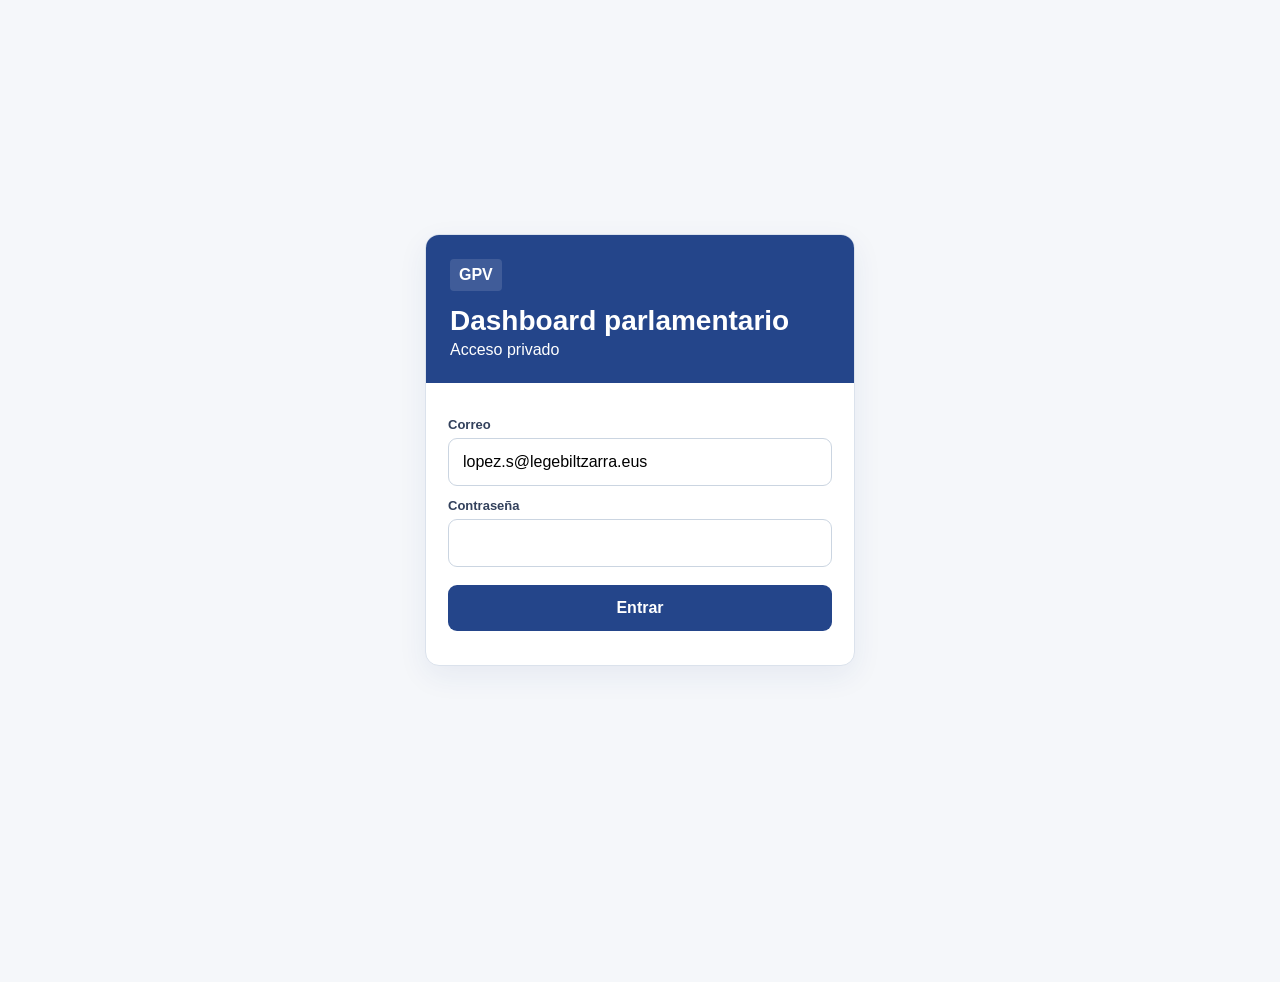
<file: index 10.html>
<!doctype html>
<html lang="es">
<head>
<meta charset="utf-8"><meta name="viewport" content="width=device-width,initial-scale=1,viewport-fit=cover"><meta name="theme-color" content="#24458a"><title>GPV · Santi López</title>
<style>
*{box-sizing:border-box}body{margin:0;background:#f5f7fa;color:#17233b;font-family:-apple-system,BlinkMacSystemFont,"Segoe UI",Arial,sans-serif}.app{max-width:760px;margin:auto;min-height:100vh;padding-bottom:82px}header{background:#24458a;color:#fff;padding:22px 24px 26px}.eyebrow{display:flex;gap:12px;align-items:center;font-size:15px}.eyebrow b{background:#ffffff20;padding:7px 9px;border-radius:4px}h1{font-size:36px;margin:18px 0 2px}header span{color:#dce5f5}main{padding:14px}.card,.alert{background:#fff;border:1px solid #dbe2ec;border-radius:10px;margin-bottom:14px;overflow:hidden}.alert{padding:17px 20px;background:#fff5f2;border-color:#efcfc5}.alert h3,.cardtitle h3,.group-title{font-size:15px;letter-spacing:.08em;color:#193b7a}.alert h3{color:#a84432;margin:0 0 10px}.alert p{margin:8px 0;line-height:1.38}.cardtitle{padding:14px 18px;background:#f0f3f8;border-bottom:1px solid #dbe2ec;display:flex;justify-content:space-between;align-items:center}.cardtitle h3{margin:0}.cardtitle span{color:#8995a7;font-size:13px}.row{display:grid;grid-template-columns:90px 1fr;padding:14px 18px;border-bottom:1px solid #e7ebf1}.date{font-weight:700;line-height:1.45;white-space:pre-line}.row b,.task b{display:block}.row small,.task small{display:block;color:#8b97a9;margin-top:4px}.pills{display:flex;gap:7px;padding:11px 16px;flex-wrap:wrap}.pill{padding:7px 11px;border:1px solid #d8dfeb;border-radius:999px;font-size:12px;background:#fff;color:#17233b;font-family:inherit;cursor:pointer}.pill:focus-visible{outline:2px solid #24458a;outline-offset:2px}.pill.active{background:#24458a;color:#fff}.task{display:grid;grid-template-columns:30px minmax(0,1fr) auto;gap:9px;align-items:center;padding:13px 16px;border-top:1px solid #edf0f4}.check{width:23px;height:23px;border:2px solid #aab6c6;border-radius:50%;background:#fff}.check.done{background:#24458a;border-color:#24458a;position:relative}.check.done:after{content:'✓';color:#fff;position:absolute;left:4px;top:-1px;font-weight:800}.task.done b{text-decoration:line-through;color:#8b97a9}.badge{font-size:10px;font-weight:800;background:#fff0e9;padding:5px 7px;border-radius:6px;color:#a84432}.group-title{margin:18px 4px 8px}.taskbox{background:#fff;border:1px solid #dbe2ec;border-radius:10px;overflow:hidden;margin-bottom:14px}.taskhead{display:flex;justify-content:space-between;align-items:center;margin:3px 2px 12px}.taskhead h2{margin:0}.taskhead button,.primary{border:0;background:#24458a;color:#fff;border-radius:10px;padding:11px 14px;font-weight:700}.soon{padding:40px 5px;color:#67758b}.linkbtn{border:0;background:none;color:#193b7a;font-weight:700;padding:12px 18px;font-size:14px}.bottomnav{position:fixed;bottom:0;left:0;right:0;margin:auto;max-width:760px;height:72px;padding-bottom:env(safe-area-inset-bottom);background:#fff;border-top:1px solid #dce2ea;display:grid;grid-template-columns:repeat(5,1fr);z-index:5}.bottomnav button{border:0;background:#fff;color:#9aa6b5;display:flex;flex-direction:column;align-items:center;justify-content:center;gap:4px;font-size:19px}.bottomnav button.active{color:#24458a;border-top:3px solid #f2b33d}.bottomnav small{font-size:10px}.modal{position:fixed;inset:0;background:#0007;z-index:10;display:flex;align-items:flex-end;justify-content:center}.sheet{background:#fff;width:min(760px,100%);padding:22px;border-radius:18px 18px 0 0}.sheet h2{margin-top:0}.sheet input,.sheet select{width:100%;padding:14px;font-size:16px;border:1px solid #ccd5e1;border-radius:9px;margin:7px 0}.actions{display:flex;gap:8px;margin-top:10px}.actions button{padding:12px 15px;border-radius:9px;border:1px solid #ccd5e1}.actions .primary{border:0}.hidden{display:none}@media(max-width:420px){h1{font-size:31px}.row{grid-template-columns:78px 1fr}.badge{display:none}main{padding:11px}header{padding:19px}}

.loginwrap{min-height:100vh;display:flex;align-items:center;justify-content:center;padding:24px;background:#f5f7fa}.loginbox{width:min(430px,100%);background:#fff;border:1px solid #dbe2ec;border-radius:14px;overflow:hidden;box-shadow:0 10px 30px #193b7a12}.loginhead{background:#24458a;color:#fff;padding:24px}.loginhead b{display:inline-block;background:#ffffff20;padding:7px 9px;border-radius:4px;margin-bottom:14px}.loginhead h1{font-size:28px;margin:0 0 4px}.loginbody{padding:22px}.loginbody label{display:block;font-size:13px;font-weight:700;margin:12px 0 6px;color:#33415c}.loginbody input{width:100%;padding:14px;font-size:16px;border:1px solid #cbd5e1;border-radius:9px}.loginbody button{width:100%;margin-top:18px;border:0;background:#24458a;color:#fff;border-radius:9px;padding:14px;font-size:16px;font-weight:700}.error{margin-top:12px;color:#a84432;font-size:13px}.loading{padding:30px;text-align:center;color:#67758b}.logout{border:1px solid #ffffff66;background:transparent;color:#fff;border-radius:8px;padding:7px 10px;font-size:12px}.headerline{display:flex;justify-content:space-between;align-items:center}.meta{font-size:12px;color:#8b97a9;margin-top:4px}.empty{padding:18px;color:#8b97a9}.syncnote{padding:9px 16px;font-size:11px;color:#7b8798;border-top:1px solid #edf0f4;background:#fafbfd}.extlinks{padding:13px 18px;border-top:1px solid #e5eaf1;display:flex;gap:18px;flex-wrap:wrap}.extlinks a{color:#173f86;font-weight:700;text-decoration:none;border-bottom:1px solid #173f86}.counts{display:flex;gap:34px;padding:18px 18px 12px}.count strong{font-size:30px;color:#163774;display:block}.count span{color:#657185}.reqhead,.reqrow{display:grid;grid-template-columns:130px 1fr 120px;gap:12px;padding:10px 18px}.reqhead{font-size:11px;font-weight:800;letter-spacing:.08em;color:#8a96a8;border-top:1px solid #e7ebf1;border-bottom:1px solid #e7ebf1}.reqrow{border-bottom:1px solid #e7ebf1;align-items:start}.reqrow .exp{color:#8a96a8}.reqrow .subject{font-weight:700;line-height:1.35}.reqrow .subject small{font-weight:400;color:#657185;line-height:1.4}.status{font-size:10px;font-weight:800;letter-spacing:.06em;padding:5px 7px;border-radius:5px;background:#fff4d8;color:#b17d12;width:max-content}.status.red{background:#fff0e9;color:#b64c35}.bopvbody,.radarbody{padding:20px 18px;color:#657185;line-height:1.45}.bopvbody p{margin:0 0 14px}.radarbody h4{font-size:18px;color:#17233b;margin:8px 0}.radarbody .radardate{float:right;color:#8a96a8;font-family:monospace}.radartag{display:inline-block;background:#fff4d8;color:#b17d12;font-weight:800;font-size:11px;padding:4px 7px;border-radius:4px}.quicktask{padding:14px 18px;background:#f0f3f8;border-bottom:1px solid #dbe2ec}.quicktask input,.quicktask select{padding:10px;border:1px solid #cfd8e5;border-radius:7px;font:inherit;background:#fff}.quicktask input{width:100%;margin-bottom:9px}.quicktask .qrow{display:grid;grid-template-columns:1fr 1fr auto;gap:8px}.quicktask button{border:0;background:#24458a;color:white;font-weight:700;border-radius:7px;padding:0 15px}@media(max-width:520px){.reqhead,.reqrow{grid-template-columns:95px 1fr 88px;font-size:12px}.quicktask .qrow{grid-template-columns:1fr 1fr}.quicktask button{grid-column:1/-1;padding:10px}.extlinks{gap:12px}}</style>
</head><body><div id="app" class="app"></div>
<script>
(function(){
const SUPABASE_URL='https://baouzhstdacwrijufkgf.supabase.co';
const SUPABASE_KEY='sb_publishable_0IxQU9UXOH5GStO4Hp-z-A_ndghtF9w';
const AGENDA_ARTIFACT='https://claude.ai/code/artifact/820fe5f4-3875-4b39-8ff4-46510afe602e';
const SOLICITUDES_ARTIFACT='https://claude.ai/code/artifact/b1a0d2a2-ab09-493e-a9d9-06e75bd71fc4';
const seed=[{id:1,title:'Revisar enmiendas a la ley de transparencia',area:'Justicia',when:'Hoy',priority:'Urgente',done:false},{id:2,title:'Preparar intervención para comisión de Justicia',area:'Justicia',when:'Mañana',priority:'Urgente',done:false},{id:3,title:'Recopilar datos sobre inversión en cultura',area:'Cultura',when:'En 3 días',priority:'Pronto',done:false}];
let tasks;try{tasks=JSON.parse(localStorage.getItem('gpv_tasks_v1'))||seed}catch(e){tasks=seed}
let session=null,profile=null,agendaItems=[],tab='Inicio',agendaFilters=new Set(['Grupo','Plenos y comisiones','Visitas']),homeTaskFilter='Urgente';
const app=document.getElementById('app');
function save(){localStorage.setItem('gpv_tasks_v1',JSON.stringify(tasks))}
function esc(s){return String(s??'').replace(/[&<>"']/g,m=>({'&':'&amp;','<':'&lt;','>':'&gt;','"':'&quot;',"'":'&#39;'}[m]))}
function apiHeaders(auth=true){const h={'apikey':SUPABASE_KEY,'Content-Type':'application/json'};if(auth&&session?.access_token)h['Authorization']='Bearer '+session.access_token;return h}
function storeSession(s){session=s;if(s)localStorage.setItem('gpv_supabase_session',JSON.stringify(s));else localStorage.removeItem('gpv_supabase_session')}
function loadStoredSession(){try{const s=JSON.parse(localStorage.getItem('gpv_supabase_session'));if(s?.access_token){session=s;return true}}catch(e){}return false}
async function login(email,password){const r=await fetch(SUPABASE_URL+'/auth/v1/token?grant_type=password',{method:'POST',headers:apiHeaders(false),body:JSON.stringify({email,password})});const d=await r.json();if(!r.ok)throw new Error(d.error_description||d.msg||'No se ha podido iniciar sesión');storeSession(d);await loadData()}
async function loadData(){try{const [pr,ag]=await Promise.all([fetch(SUPABASE_URL+'/rest/v1/profiles?select=name,email,role',{headers:apiHeaders()}),fetch(SUPABASE_URL+'/rest/v1/agenda_events?select=*&order=event_date.asc,event_time.asc',{headers:apiHeaders()})]);if(pr.status===401||ag.status===401){storeSession(null);return renderLogin('La sesión ha caducado. Vuelve a entrar.')}if(pr.ok){const a=await pr.json();profile=a[0]||null}if(ag.ok)agendaItems=await ag.json();render()}catch(e){renderLogin('No se ha podido conectar con la base de datos.')} }
function renderLogin(msg=''){app.innerHTML=`<div class="loginwrap"><div class="loginbox"><div class="loginhead"><b>GPV</b><h1>Dashboard parlamentario</h1><div>Acceso privado</div></div><div class="loginbody"><form id="loginForm"><label>Correo</label><input id="email" type="email" autocomplete="username" value="lopez.s@legebiltzarra.eus" required><label>Contraseña</label><input id="password" type="password" autocomplete="current-password" required><button type="submit">Entrar</button><div id="loginError" class="error">${esc(msg)}</div></form></div></div></div>`;document.getElementById('loginForm').onsubmit=async e=>{e.preventDefault();const b=e.target.querySelector('button');b.disabled=true;b.textContent='Entrando…';try{await login(document.getElementById('email').value.trim(),document.getElementById('password').value)}catch(err){document.getElementById('loginError').textContent=err.message;b.disabled=false;b.textContent='Entrar'}}}
function card(title,extra,body){return `<section class="card"><div class="cardtitle"><h3>${title}</h3><span>${extra||''}</span></div>${body}</section>`}
function taskHTML(t){return `<div class="task ${t.done?'done':''}"><button class="check ${t.done?'done':''}" data-toggle="${t.id}" aria-label="Completar tarea"></button><div><b>${esc(t.title)}</b><small>${esc(t.area)} · ${esc(t.when)}</small></div><span class="badge">${esc(t.priority)}</span></div>`}
function category(x){const t=(x.type||'').toLowerCase(),o=(x.organ_activity||'').toLowerCase();if(t.includes('visita'))return 'Visitas';if(t.includes('pleno')||t.includes('comisión'))return 'Plenos y comisiones';if(t.includes('reunión')||o.includes('grupo popular')||o.includes('grupo parlamentario'))return 'Grupo';return 'Otros'}
function fmtDate(iso){if(!iso)return'';const [y,m,d]=iso.split('-');return `${Number(d)} ${['ene','feb','mar','abr','may','jun','jul','ago','sep','oct','nov','dic'][Number(m)-1]}`}
function agendaRows(full=false){let items=agendaItems.filter(x=>category(x)!=='Otros'&&agendaFilters.has(category(x)));if(!full)items=items.filter(x=>x.event_date>='2026-09-05').slice(0,6);return items.length?items.map(x=>`<div class="row"><div class="date">${fmtDate(x.event_date)}\n${esc(x.event_time||'')}</div><div><b>${esc(x.detail||x.organ_activity)}</b><small>${esc(x.organ_activity)}${x.location?' · '+esc(x.location):''}</small></div></div>`).join(''):`<div class="empty">Sin citas en las categorías seleccionadas.</div>`}
function agenda(full=false){const labels=[['Grupo','Grupo'],['Plenos y comisiones','Plenos'],['Visitas','Visitas']];const pills=labels.map(([x,l])=>`<button type="button" class="pill ${agendaFilters.has(x)?'active':''}" data-agenda-filter="${x}">${l}</button>`).join('');let rows=agendaRows(full);if(rows.includes('Sin citas')&&!full)rows=`<div class="row"><div class="date">9 sep\n12:00</div><div><b>Reunión de grupo</b></div></div><div class="row"><div class="date">17 sep\n09:30</div><div><b>Pleno · Debate de política general</b><small>Salón de sesiones</small></div></div><div class="row"><div class="date">24 sep\n09:30</div><div><b>Pleno ordinario</b><small>Salón de sesiones</small></div></div>`;return card('AGENDA',full?'Agenda parlamentaria':'Próximas citas',`${!full?vencimientos():''}<div class="pills">${pills}</div>${rows}<div class="extlinks"><a href="${AGENDA_ARTIFACT}" target="_blank" rel="noopener">→ Acceso a toda la agenda</a></div>`)}
function vencimientos(){const v=agendaItems.filter(x=>(x.type||'').toLowerCase()==='vencimiento'&&x.event_date>='2026-09-05').slice(0,6);if(!v.length)return'';return `<section class="alert"><h3>VENCIMIENTOS</h3>${v.map(x=>`<p><b>${esc((x.detail||'').replace(/^[^:]+:\s*/,''))}</b> — ${fmtDate(x.event_date)}${x.detail&&x.detail.includes(':')?' · '+esc(x.detail.split(':')[0]):''}</p>`).join('')}</section>`}
function solicitudes(){return card('SOLICITUDES DE INFORMACIÓN Y PREGUNTAS','',`<div class="counts"><div class="count"><strong>3</strong><span>abiertas</span></div><div class="count"><strong>1</strong><span>contestadas</span></div></div><div class="pills"><button class="pill active">Todas</button><button class="pill">No contestadas</button><button class="pill">Contestadas</button></div><div class="reqhead"><span>EXPEDIENTE</span><span>ASUNTO</span><span>ESTADO</span></div><div class="reqrow"><span class="exp">13/10/07/02/03457</span><span class="subject">Incremento presupuestario del proyecto Euskorpus<small>Fin de plazo confirmado: 9 de septiembre de 2026</small></span><span class="status red">PRÓXIMA A PLAZO</span></div><div class="reqrow"><span class="exp">13/10/07/02/03135</span><span class="subject">Contratos de adquisición de combustible por parte de EKP<small>Amparo pendiente de resolver (caso especial)</small></span><span class="status">CASO ESPECIAL</span></div><div class="reqrow"><span class="exp">13/10/07/02/03684</span><span class="subject">Contratación, facturación y ejecución de prestaciones del grupo ALSE</span><span class="status">ABIERTA</span></div><div class="extlinks"><a href="${SOLICITUDES_ARTIFACT}" target="_blank" rel="noopener">→ Ver mis solicitudes</a><a href="${SOLICITUDES_ARTIFACT}" target="_blank" rel="noopener">→ Ver todas las solicitudes GPV</a></div>`) }
function bopv(){return card('BOPV · MIS ASUNTOS','',`<div class="bopvbody"><p>No hay asuntos del BOPV asignados a tus materias en el radar actual.</p><p class="meta">Informe de hoy: publicado. Último publicado: BOPV nº 168 · 3 de septiembre de 2026.</p></div><div class="extlinks"><a href="#">→ Ver mis asuntos</a><a href="#">→ Ver análisis completo GPV</a></div>`) }
function radarHome(){return card('RADAR · GOBIERNO VASCO','Desliza para descartar',`<div class="radarbody"><span class="radartag">RADAR</span><span class="radardate">4 de septiembre de 2026</span><h4>Inspección atribuye al Gobierno Vasco graves fallos preventivos en el incendio de Zaballa</h4><div>La Inspección de Trabajo concluye que las carencias preventivas de la Administración agravaron las lesiones de seis funcionarios en el incendio de una celda el 9 de diciembre.</div><div class="extlinks" style="padding-left:0;border:0"><span style="color:#173f86;font-weight:700">→ EITB/Orain</span></div></div>`) }
function tareasHome(){const open=tasks.filter(t=>!t.done);return card('✓ TAREAS','',`<div class="quicktask"><input id="quickTaskText" placeholder="Añadir una tarea…"><div class="qrow"><select id="quickArea"><option>Justicia</option><option>Cultura</option><option>Movilidad sostenible</option><option>Otros</option></select><select id="quickPriority"><option>Pronto</option><option>Urgente</option><option>Cuando pueda</option></select><button id="quickAdd">Añadir</button></div></div>${['Urgente','Pronto','Cuando pueda'].map(p=>{const a=open.filter(x=>x.priority===p);return a.length?`<h3 class="group-title">${p.toUpperCase()}</h3>${a.slice(0,3).map(taskHTML).join('')}`:''}).join('')}<div class="extlinks"><button class="linkbtn" data-go="Tareas">→ Ver todas las tareas</button></div>`) }
function inicio(){return `${agenda(false)}${solicitudes()}${bopv()}${radarHome()}${tareasHome()}`}
function tareas(){let out=`<div class="taskhead"><h2>Tareas</h2><button id="newTask">＋ Nueva</button></div>`;['Urgente','Pronto','Cuando pueda'].forEach(p=>{const a=tasks.filter(x=>x.priority===p&&!x.done);if(a.length)out+=`<h3 class="group-title">${p.toUpperCase()} · ${a.length}</h3><div class="taskbox">${a.map(taskHTML).join('')}</div>`});const done=tasks.filter(x=>x.done);if(done.length)out+=`<h3 class="group-title">COMPLETADAS · ${done.length}</h3><div class="taskbox">${done.map(taskHTML).join('')}</div>`;return out}
function render(){if(!session)return renderLogin();const name=profile?.name||'Santi López',role=profile?.role==='parlamentario'?'Parlamentario':(profile?.role||'Usuario');app.innerHTML=`<header><div class="headerline"><div class="eyebrow"><b>GPV</b> Dashboard parlamentario</div><button class="logout" id="logout">Salir</button></div><h1>${esc(name)}</h1><span>${esc(role)}</span></header><main>${tab==='Inicio'?inicio():tab==='Tareas'?tareas():tab==='Agenda'?agenda(true):`<div class="soon"><h2>${tab}</h2><p>Módulo preparado para la siguiente fase.</p></div>`}</main><nav class="bottomnav">${[['Inicio','⌂'],['Radar','◎'],['Iniciativas','▤'],['Tareas','☑'],['Agenda','▣']].map(([n,i])=>`<button data-tab="${n}" class="${tab===n?'active':''}"><span>${i}</span><small>${n}</small></button>`).join('')}</nav><div id="modal"></div>`;bind()}
function bind(){document.getElementById('logout').onclick=()=>{storeSession(null);profile=null;agendaItems=[];renderLogin()};document.querySelectorAll('[data-tab]').forEach(b=>b.onclick=()=>{tab=b.dataset.tab;render()});document.querySelectorAll('[data-go]').forEach(b=>b.onclick=()=>{tab=b.dataset.go;render()});document.querySelectorAll('[data-toggle]').forEach(b=>b.onclick=()=>{const id=Number(b.dataset.toggle);tasks=tasks.map(t=>t.id===id?{...t,done:!t.done}:t);save();render()});document.querySelectorAll('[data-agenda-filter]').forEach(b=>b.onclick=()=>{const f=b.dataset.agendaFilter;if(agendaFilters.has(f))agendaFilters.delete(f);else agendaFilters.add(f);render()});document.querySelectorAll('[data-task-filter]').forEach(b=>b.onclick=()=>{homeTaskFilter=b.dataset.taskFilter;render()});const q=document.getElementById('quickAdd');if(q)q.onclick=()=>{const text=document.getElementById('quickTaskText').value.trim();if(!text)return;tasks.push({id:Date.now(),title:text,area:document.getElementById('quickArea').value,when:'Sin fecha',priority:document.getElementById('quickPriority').value,done:false});save();render()};const n=document.getElementById('newTask');if(n)n.onclick=openModal}
function openModal(){document.getElementById('modal').innerHTML=`<div class="modal"><div class="sheet"><h2>Nueva tarea</h2><input id="taskText" placeholder="¿Qué hay que hacer?" maxlength="160"><select id="taskPriority"><option>Pronto</option><option>Urgente</option><option>Cuando pueda</option></select><select id="taskArea"><option>Justicia</option><option>Cultura</option><option>Movilidad sostenible</option><option>Otros</option></select><div class="actions"><button class="primary" id="addTask">Añadir tarea</button><button id="cancelTask">Cancelar</button></div></div></div>`;document.getElementById('cancelTask').onclick=()=>document.getElementById('modal').innerHTML='';document.getElementById('addTask').onclick=()=>{const text=document.getElementById('taskText').value.trim();if(!text)return;tasks.push({id:Date.now(),title:text,area:document.getElementById('taskArea').value,when:'Sin fecha',priority:document.getElementById('taskPriority').value,done:false});save();render()}}
if(loadStoredSession()){app.innerHTML='<div class="loading">Conectando con la agenda…</div>';loadData()}else renderLogin();
})();
</script></body></html>
</file>
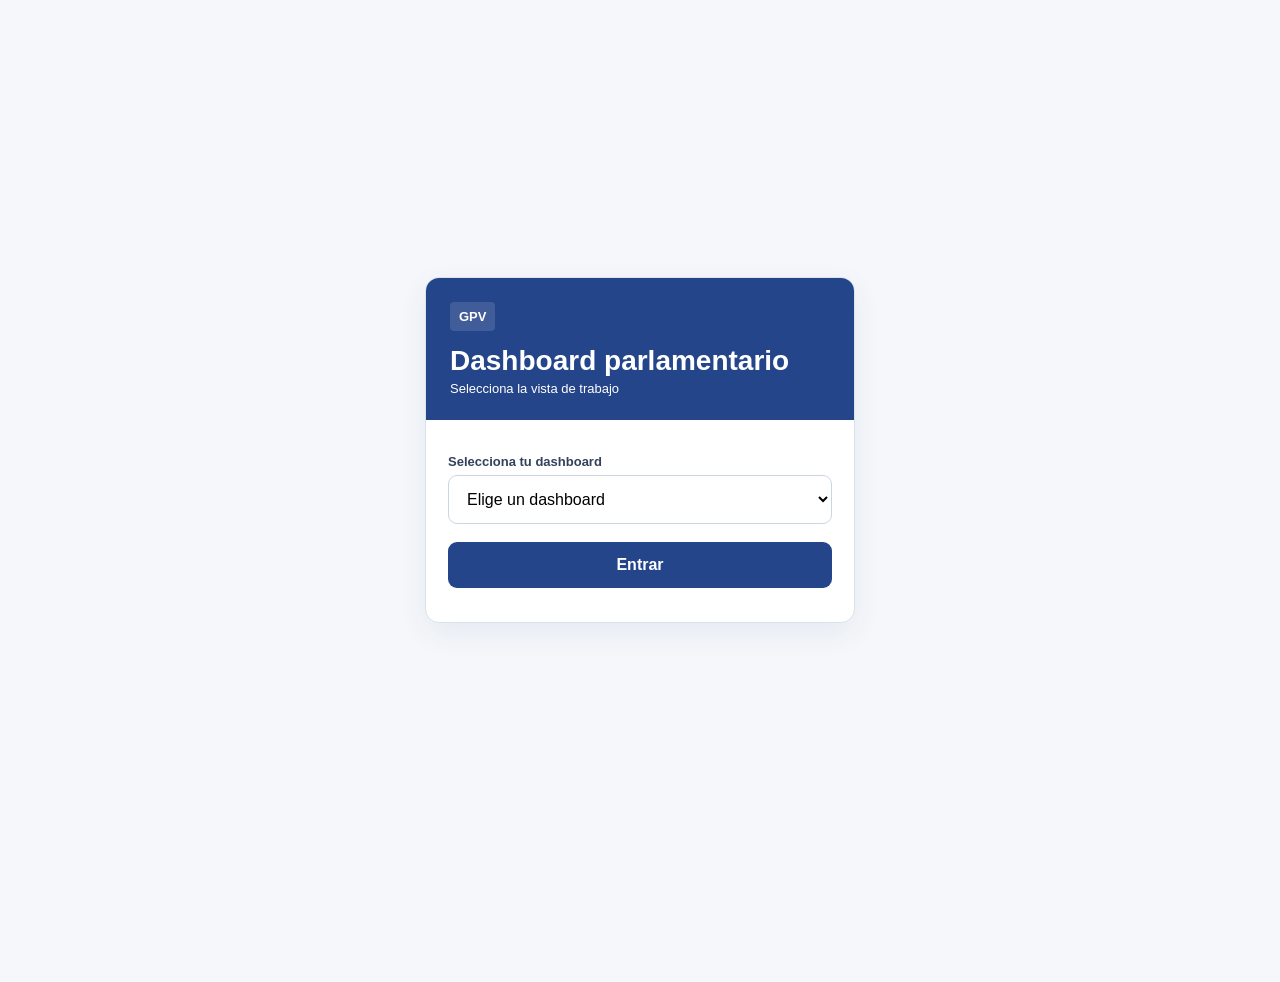
<file: index(7) (1).html>
﻿<!doctype html>
<html lang="es">
<head>
<meta charset="utf-8"><meta name="viewport" content="width=device-width,initial-scale=1,viewport-fit=cover"><meta name="theme-color" content="#24458a"><meta name="apple-mobile-web-app-title" content="GPV"><meta name="application-name" content="GPV"><link rel="manifest" href="manifest.webmanifest?v=1"><meta name="mobile-web-app-capable" content="yes"><meta name="apple-mobile-web-app-capable" content="yes"><meta name="apple-mobile-web-app-status-bar-style" content="default"><title>GPV</title><link rel="apple-touch-icon" href="gpv-icon.png?v=7"><link rel="apple-touch-icon" sizes="180x180" href="gpv-icon.png?v=7"><link rel="icon" type="image/png" sizes="180x180" href="gpv-icon.png?v=7">
<style>
*{box-sizing:border-box}body{margin:0;background:#f5f7fa;color:#17233b;font-family:-apple-system,BlinkMacSystemFont,"Segoe UI",Arial,sans-serif}.app{max-width:760px;margin:auto;min-height:100vh;padding-bottom:82px}header{background:#24458a;color:#fff;padding:22px 24px 26px}.eyebrow{display:flex;gap:12px;align-items:center;font-size:15px}.eyebrow b{background:#ffffff20;padding:7px 9px;border-radius:4px}h1{font-size:36px;margin:18px 0 2px}header span{color:#dce5f5}main{padding:14px}.card,.alert{background:#fff;border:1px solid #dbe2ec;border-radius:10px;margin-bottom:14px;overflow:hidden}.alert{padding:17px 20px;background:#fff5f2;border-color:#efcfc5}.alert h3,.cardtitle h3,.group-title{font-size:15px;letter-spacing:.08em;color:#193b7a}.alert h3{color:#a84432;margin:0 0 10px}.alert p{margin:8px 0;line-height:1.38}.cardtitle{padding:14px 18px;background:#f0f3f8;border-bottom:1px solid #dbe2ec;display:flex;justify-content:space-between;align-items:center}.cardtitle h3{margin:0}.cardtitle span{color:#8995a7;font-size:13px}.row{display:grid;grid-template-columns:90px 1fr;padding:14px 18px;border-bottom:1px solid #e7ebf1}.date{font-weight:700;line-height:1.45;white-space:pre-line}.row b,.task b{display:block}.row small,.task small{display:block;color:#8b97a9;margin-top:4px}.pills{display:flex;gap:7px;padding:11px 16px;flex-wrap:wrap}.pill{padding:7px 11px;border:1px solid #d8dfeb;border-radius:999px;font-size:12px;background:#fff;color:#17233b;font-family:inherit;cursor:pointer}.pill:focus-visible{outline:2px solid #24458a;outline-offset:2px}.pill.active{background:#24458a;color:#fff}.task{display:grid;grid-template-columns:30px minmax(0,1fr) auto;gap:9px;align-items:center;padding:13px 16px;border-top:1px solid #edf0f4}.check{width:23px;height:23px;border:2px solid #aab6c6;border-radius:50%;background:#fff}.check.done{background:#24458a;border-color:#24458a;position:relative}.check.done:after{content:'✓';color:#fff;position:absolute;left:4px;top:-1px;font-weight:800}.task.done b{text-decoration:line-through;color:#8b97a9}.badge{font-size:10px;font-weight:800;background:#fff0e9;padding:5px 7px;border-radius:6px;color:#a84432}.group-title{margin:18px 4px 8px}.taskbox{background:#fff;border:1px solid #dbe2ec;border-radius:10px;overflow:hidden;margin-bottom:14px}.taskhead{display:flex;justify-content:space-between;align-items:center;margin:3px 2px 12px}.taskhead h2{margin:0}.taskhead button,.primary{border:0;background:#24458a;color:#fff;border-radius:10px;padding:11px 14px;font-weight:700}.soon{padding:40px 5px;color:#67758b}.linkbtn{border:0;background:none;color:#193b7a;font-weight:700;padding:12px 18px;font-size:14px}.bottomnav{position:fixed;bottom:0;left:0;right:0;margin:auto;max-width:760px;height:72px;padding-bottom:env(safe-area-inset-bottom);background:#fff;border-top:1px solid #dce2ea;display:grid;grid-template-columns:repeat(5,1fr);z-index:5}.bottomnav button{border:0;background:#fff;color:#9aa6b5;display:flex;flex-direction:column;align-items:center;justify-content:center;gap:4px;font-size:19px}.bottomnav button.active{color:#24458a;border-top:3px solid #f2b33d}.bottomnav small{font-size:10px}.modal{position:fixed;inset:0;background:#0007;z-index:10;display:flex;align-items:flex-end;justify-content:center}.sheet{background:#fff;width:min(760px,100%);padding:22px;border-radius:18px 18px 0 0}.sheet h2{margin-top:0}.sheet input,.sheet select{width:100%;padding:14px;font-size:16px;border:1px solid #ccd5e1;border-radius:9px;margin:7px 0}.actions{display:flex;gap:8px;margin-top:10px}.actions button{padding:12px 15px;border-radius:9px;border:1px solid #ccd5e1}.actions .primary{border:0}.hidden{display:none}@media(max-width:420px){h1{font-size:31px}.row{grid-template-columns:78px 1fr}.badge{display:none}main{padding:11px}header{padding:19px}}


.loginwrap{min-height:100vh;display:flex;align-items:center;justify-content:center;padding:24px;background:#f5f7fa}.loginbox{width:min(430px,100%);background:#fff;border:1px solid #dbe2ec;border-radius:14px;overflow:hidden;box-shadow:0 10px 30px #193b7a12}.loginhead{background:#24458a;color:#fff;padding:24px}.loginhead b{display:inline-block;background:#ffffff20;padding:7px 9px;border-radius:4px;margin-bottom:14px}.loginhead h1{font-size:28px;margin:0 0 4px}.loginbody{padding:22px}.loginbody label{display:block;font-size:13px;font-weight:700;margin:12px 0 6px;color:#33415c}.loginbody input,.loginbody select{width:100%;padding:14px;font-size:16px;border:1px solid #cbd5e1;border-radius:9px;background:#fff}.loginbody button{width:100%;margin-top:18px;border:0;background:#24458a;color:#fff;border-radius:9px;padding:14px;font-size:16px;font-weight:700}.error{margin-top:12px;color:#a84432;font-size:13px}.loading{padding:30px;text-align:center;color:#67758b}.logout{border:1px solid #ffffff66;background:transparent;color:#fff;border-radius:8px;padding:7px 10px;font-size:12px}.headerline{display:flex;justify-content:space-between;align-items:center}.brandline{display:flex;align-items:center;gap:12px;min-width:0}.gpv-header-logo{width:112px;height:auto;display:block;flex:0 0 auto}.brandtext{display:none}@media(max-width:420px){.gpv-header-logo{width:104px}.brandline{gap:9px}}.meta{font-size:12px;color:#8b97a9;margin-top:4px}.empty{padding:18px;color:#8b97a9}.orderlink{display:inline-block;margin-top:7px;color:#173f86;font-size:12px;font-weight:700;text-decoration:none;border-bottom:1px solid #173f86}.extlinks{padding:13px 18px;border-top:1px solid #e5eaf1;display:flex;gap:18px;flex-wrap:wrap}.extlinks a{color:#173f86;font-weight:700;text-decoration:none;border-bottom:1px solid #173f86}.counts{display:flex;gap:34px;padding:18px 18px 12px}.count strong{font-size:30px;color:#163774;display:block}.count span{color:#657185}.reqhead,.reqrow{display:grid;grid-template-columns:130px 1fr 120px;gap:12px;padding:10px 18px}.reqhead{font-size:11px;font-weight:800;letter-spacing:.08em;color:#8a96a8;border-top:1px solid #e7ebf1;border-bottom:1px solid #e7ebf1}.reqrow{border-bottom:1px solid #e7ebf1;align-items:start}.reqrow .exp{color:#8a96a8}.reqrow .subject{font-weight:700;line-height:1.35}.reqrow .subject small{font-weight:400;color:#657185;line-height:1.4}.status{font-size:10px;font-weight:800;letter-spacing:.06em;padding:5px 7px;border-radius:5px;background:#fff4d8;color:#b17d12;width:max-content}.status.red{background:#fff0e9;color:#b64c35}.bopvbody,.radarbody{padding:20px 18px;color:#657185;line-height:1.45}.bopvbody p{margin:0 0 14px}.radarbody h4{font-size:18px;color:#17233b;margin:8px 0}.radarbody .radardate{float:right;color:#8a96a8;font-family:monospace}.radartag{display:inline-block;background:#fff4d8;color:#b17d12;font-weight:800;font-size:11px;padding:4px 7px;border-radius:4px}.quicktask{padding:14px 18px;background:#f0f3f8;border-bottom:1px solid #dbe2ec}.quicktask input,.quicktask select{padding:10px;border:1px solid #cfd8e5;border-radius:7px;font:inherit;background:#fff}.quicktask input{width:100%;margin-bottom:9px}.quicktask .qrow{display:grid;grid-template-columns:1fr 1fr auto;gap:8px}.quicktask button{border:0;background:#24458a;color:white;font-weight:700;border-radius:7px;padding:0 15px}@media(max-width:520px){.reqhead,.reqrow{grid-template-columns:95px 1fr 88px;font-size:12px}.quicktask .qrow{grid-template-columns:1fr 1fr}.quicktask button{grid-column:1/-1;padding:10px}.extlinks{gap:12px}}
.initiative{padding:16px 18px;border-bottom:1px solid #e7ebf1}.initiative:last-child{border-bottom:0}.initiative-top{display:flex;justify-content:space-between;gap:12px;align-items:flex-start}.initiative h4{margin:0;font-size:16px;line-height:1.4;color:#17233b}.initiative-meta{display:flex;gap:12px;flex-wrap:wrap;margin-top:8px;font-size:12px;color:#6f7c90}.initiative-meta b{color:#193b7a}.answered{font-size:10px;font-weight:800;letter-spacing:.06em;padding:5px 7px;border-radius:5px;background:#eaf5ed;color:#34734a;white-space:nowrap}.initiative-link{display:inline-block;margin-top:9px;color:#173f86;font-size:12px;font-weight:700;text-decoration:none;border-bottom:1px solid #173f86}.initiative-note{padding:14px 18px;color:#7c899c;font-size:12px;line-height:1.45;background:#fafbfd}.pageintro{margin:2px 2px 12px}.pageintro h2{margin:0 0 4px;font-size:24px}.pageintro p{margin:0;color:#718096;font-size:13px}




.hubgrid{display:grid;grid-template-columns:1fr;gap:10px}.hubcard{display:grid;grid-template-columns:42px minmax(0,1fr) 22px;gap:12px;align-items:center;background:#fff;border:1px solid #dbe2ec;border-radius:9px;padding:15px 16px;text-decoration:none;color:#17233b}.hubcard:active{background:#f0f3f8}.hubicon{width:38px;height:38px;border-radius:8px;background:#eef3fb;color:#24458a;display:flex;align-items:center;justify-content:center;font-size:20px;font-weight:800}.hubtext b{display:block;font-size:14px;color:#193b7a;margin-bottom:3px}.hubtext span{display:block;font-size:11.5px;color:#718096;line-height:1.35}.hubarrow{font-size:28px;color:#9aa6b5;line-height:1}.danger{color:#a84432;background:#fff5f2;border-color:#efcfc5!important}


/* Ajuste visual compacto: referencia exacta del artefacto */
body{font-size:13px}.app{max-width:760px}header{padding:17px 20px 20px}.eyebrow{font-size:12px;gap:10px}.eyebrow b{padding:6px 8px}h1{font-size:28px;margin:14px 0 2px}header span{font-size:12px}main{padding:11px}.card,.alert,.taskbox{border-radius:8px;margin-bottom:11px}.cardtitle{padding:11px 15px}.cardtitle h3,.alert h3,.group-title{font-size:12px}.cardtitle span{font-size:11px}.pills{gap:7px;padding:9px 14px}.pill{padding:6px 10px;font-size:11px}.row{grid-template-columns:72px 1fr;padding:11px 15px;font-size:12px}.date{font-size:12px}.row small,.task small{font-size:10.5px;margin-top:2px}.orderlink{font-size:10.5px;margin-top:5px}.alert{margin:10px 14px 12px;padding:13px 15px}.alert h3{margin:0 0 7px}.alert p{font-size:11.5px;margin:6px 0;line-height:1.35}.extlinks{padding:10px 15px;font-size:12px}.counts{padding:14px 15px 9px}.count strong{font-size:24px}.count span{font-size:11px}.reqhead,.reqrow{padding:8px 15px;font-size:10.5px}.bopvbody,.radarbody{padding:15px;font-size:12px}.radarbody h4{font-size:14px;margin:6px 0}.radartag{font-size:9px}.quicktask{padding:11px 15px}.quicktask input,.quicktask select{padding:8px;font-size:12px}.task{padding:10px 14px;font-size:12px}.linkbtn{padding:10px 15px;font-size:12px}.initiative{padding:12px 15px}.initiative h4{font-size:13px;display:-webkit-box;-webkit-line-clamp:2;-webkit-box-orient:vertical;overflow:hidden}.initiative-meta{font-size:10.5px;margin-top:6px}.initiative-link{font-size:10.5px}.pageintro h2{font-size:19px}.pageintro p{font-size:11px}.bottomnav{height:64px}.bottomnav button{font-size:17px}.bottomnav small{font-size:9px}@media(max-width:420px){h1{font-size:27px}.row{grid-template-columns:70px 1fr}header{padding:16px 18px 19px}main{padding:9px}}


/* Ajustes de Inicio: agenda con la misma escala tipográfica que el resto */
.card.agenda-card .row{font-size:11.5px;line-height:1.3}.card.agenda-card .date{font-size:11px;line-height:1.3}.card.agenda-card .row b{font-size:11.5px;line-height:1.3}.card.agenda-card .row small{font-size:10px;line-height:1.3}.radar-actions{display:flex;gap:8px;margin-top:12px}.radar-actions button{border:1px solid #cfd8e5;background:#fff;color:#173f86;border-radius:7px;padding:7px 10px;font:inherit;font-size:11px;font-weight:700}.radar-actions button.primary-mini{background:#24458a;color:#fff;border-color:#24458a}
.radar-actions .quick-add-task{background:#24458a;color:#fff;border-color:#24458a}.radar-actions .quick-add-task.added{background:#eef3f6;color:#6f7c90;border-color:#d7dee8}


/* Confirmaciones y edición de tareas */
.task{grid-template-columns:30px minmax(0,1fr) auto}.task-side{display:flex;align-items:center;gap:7px}.task[data-task-longpress]{-webkit-user-select:none;user-select:none;touch-action:pan-y}.task[data-task-longpress].pressing{background:#f0f3f8}.task-actions{display:none}
.sheet label{display:block;font-size:11px;font-weight:800;color:#526078;margin:10px 0 2px;letter-spacing:.03em}.sheet .danger{margin-left:auto;color:#a84432;background:#fff;border-color:#e7c2ba}
.toast{position:fixed;left:50%;bottom:84px;transform:translateX(-50%);z-index:50;max-width:calc(100vw - 28px);background:#17233b;color:#fff;border-radius:9px;padding:10px 12px;box-shadow:0 8px 24px #0003;display:flex;align-items:center;gap:12px;font-size:12px;font-weight:700;animation:toastin .16s ease-out}.toast button{border:0;background:transparent;color:#ffd36b;font:inherit;font-size:12px;font-weight:800;padding:2px 0}.toast.success:before{content:'✓';display:inline-grid;place-items:center;width:18px;height:18px;border-radius:50%;background:#ffffff24}.toast.hidden{display:none}@keyframes toastin{from{opacity:0;transform:translate(-50%,8px)}to{opacity:1;transform:translate(-50%,0)}}
.app-notification{position:fixed;z-index:70;top:max(12px,env(safe-area-inset-top));left:50%;transform:translateX(-50%);width:min(720px,calc(100vw - 24px));display:grid;grid-template-columns:44px minmax(0,1fr) 24px;gap:11px;align-items:center;padding:13px 14px;border:1px solid rgba(255,255,255,.75);border-radius:20px;background:rgba(220,231,250,.96);color:#17233b;box-shadow:0 12px 34px rgba(23,35,59,.24);backdrop-filter:blur(14px);-webkit-backdrop-filter:blur(14px);animation:notifyin .24s ease-out;cursor:pointer}.app-notification-icon{width:44px;height:44px;border-radius:12px;background:#173f86;color:#fff;display:grid;place-items:center;font-size:23px}.app-notification-copy{min-width:0}.app-notification-copy b{display:block;font-size:14px;line-height:1.2;margin-bottom:3px}.app-notification-copy span{display:block;font-size:12px;line-height:1.3}.app-notification-close{align-self:start;border:0;background:transparent;color:#657185;font-size:18px;line-height:1;padding:2px;cursor:pointer}@keyframes notifyin{from{opacity:0;transform:translate(-50%,-12px)}to{opacity:1;transform:translate(-50%,0)}}@media(max-width:520px){.app-notification{grid-template-columns:40px minmax(0,1fr) 22px;padding:11px 12px;border-radius:18px}.app-notification-icon{width:40px;height:40px;font-size:21px}.app-notification-copy b{font-size:13px}.app-notification-copy span{font-size:11px}}
@media(max-width:420px){.task-side{gap:5px}.badge{display:inline-block;font-size:9px}}


/* Iniciativas en Inicio: formato compacto y legible en móvil */
.home-init-list{border-top:1px solid #e7ebf1}.home-init-row{display:flex;justify-content:space-between;gap:12px;align-items:flex-start;padding:11px 15px;border-bottom:1px solid #e7ebf1}.home-init-main{min-width:0;flex:1;display:grid;grid-template-columns:126px minmax(0,1fr);gap:12px}.home-init-exp{font-size:10.5px;color:#8a96a8;white-space:nowrap}.home-init-text{min-width:0;font-size:11.5px;line-height:1.35}.home-init-text b{display:block;color:#17233b}.home-init-text small{display:block;margin-top:3px;color:#657185;font-size:10.5px;font-weight:400}.home-init-row .status{flex:0 0 auto;max-width:118px;text-align:center;white-space:normal;line-height:1.2}.counts+.pills{padding-top:4px}
@media(max-width:520px){.home-init-row{display:block;padding:11px 15px}.home-init-main{display:block}.home-init-exp{display:block;margin-bottom:4px}.home-init-text{font-size:11.5px}.home-init-row .status{display:inline-block;margin-top:7px;max-width:100%;font-size:9.5px}.counts{gap:28px}.pills{overflow-x:auto;flex-wrap:nowrap;-webkit-overflow-scrolling:touch}.pills .pill{white-space:nowrap;flex:0 0 auto}.reqhead{display:none}.reqrow{display:block}.reqrow>*{display:block;margin-bottom:5px}}


/* Etiquetas de área/departamento en tareas */
.area-badge{font-size:9.5px;font-weight:800;padding:5px 7px;border-radius:6px;white-space:nowrap}
.area-justicia{background:#e8f0ff;color:#214f9b}
.area-cultura{background:#f1eaff;color:#6b3fa0}
.area-movilidad{background:#e7f5ec;color:#2f7650}
.area-otros{background:#eef1f5;color:#5f6d80}
.home-task .task-actions{display:none}
.admin-filter{padding:11px 15px;border-bottom:1px solid #e2e7ef;background:#fafbfd;display:flex;align-items:center;gap:10px}.admin-filter b{font-size:11px;color:#193b7a;letter-spacing:.04em}.person-filter{min-width:180px;max-width:100%;padding:7px 9px;border:1px solid #cfd8e5;border-radius:7px;background:#fff;color:#17233b;font:inherit}@media(max-width:420px){.admin-filter{align-items:flex-start;flex-direction:column}.person-filter{width:100%}}


/* Tareas: tarjetas visuales por etiqueta */
.taskbox{background:transparent;border:0;border-radius:0;overflow:visible;display:grid;gap:9px}
.task{grid-template-columns:32px minmax(0,1fr);gap:10px;padding:13px 14px;border:1px solid #dbe2ec;border-left-width:4px;border-radius:8px;background:#fff;min-height:68px}
.task + .task{border-top-width:1px}
.task-copy{min-width:0;display:grid;grid-template-columns:max-content minmax(0,1fr);column-gap:10px;row-gap:4px;align-items:center}
.task-copy b{font-size:14px;line-height:1.35;font-weight:500;color:#4e5b70}
.task-copy small{grid-column:2;color:#8793a5;font-size:11px}
.task-side{display:none}
.task.area-justicia{background:#f3f6fc;border-left-color:#315b9d}
.task.area-cultura{background:#f7f2fc;border-left-color:#7652a0}
.task.area-movilidad{background:#eef8f2;border-left-color:#33865b}
.task.area-otros{background:#f5f6f8;border-left-color:#778395}
.task .area-badge.area-justicia{background:#e5edfb;color:#214f9b}
.task .area-badge.area-cultura{background:#eee5f8;color:#6b3fa0}
.task .area-badge.area-movilidad{background:#e3f3e9;color:#2f7650}
.task .area-badge.area-otros{background:#e9edf2;color:#5f6d80}
.group-title{font-size:12px;letter-spacing:.08em;color:#8994a5;display:flex;align-items:center;gap:7px;margin:18px 4px 9px}
.group-title:before{content:'';width:9px;height:9px;border-radius:50%;background:#aab4c2}
.quicktask{background:#f1f4fa}
@media(max-width:520px){.task{padding:12px 11px}.task-copy{grid-template-columns:max-content minmax(0,1fr);column-gap:8px}.task-copy b{font-size:13px}.area-badge{font-size:8.5px}}


/* Ajustes finales solicitados 06/09: encabezados sin logo, agenda/radar/Inicio más compactos */
/* Agenda: máximo dos líneas por título de evento */
.agenda-card .row>div:nth-child(2)>b{display:-webkit-box;-webkit-line-clamp:2;-webkit-box-orient:vertical;overflow:hidden;line-height:1.3}
/* Inicio > Iniciativas: máximo dos líneas por título */
.home-init-text b{display:-webkit-box;-webkit-line-clamp:2;-webkit-box-orient:vertical;overflow:hidden;line-height:1.3}
/* Inicio > Iniciativas más compacto */
.home-init-row{padding-top:8px;padding-bottom:8px}.home-init-text small{margin-top:2px}.home-init-row .initiative-link{margin-top:5px}
/* Radar: entradas mucho más breves */
.radarbody{padding:11px 15px}.radarbody h4{font-size:13px;line-height:1.3;margin:5px 0;display:-webkit-box;-webkit-line-clamp:2;-webkit-box-orient:vertical;overflow:hidden}.radarbody p{margin:5px 0;line-height:1.3;display:-webkit-box;-webkit-line-clamp:2;-webkit-box-orient:vertical;overflow:hidden}.radarbody .extlinks{padding-top:4px;padding-bottom:2px}.radar-actions{margin-top:7px}


/* Banco de Datos */
.bd-toolbar{display:grid;gap:9px;margin:0 2px 13px}.bd-search{width:100%;padding:11px 12px;border:1px solid #cfd8e5;border-radius:8px;background:#fff;font:inherit}.bd-mode{display:flex;gap:7px;flex-wrap:wrap}.bd-section{margin:0 2px 24px}.bd-sectitle{display:flex;align-items:center;gap:9px;margin-bottom:4px}.bd-sectitle h3{margin:0;font-size:18px;font-family:Georgia,'Times New Roman',serif;color:#17233b}.bd-dot{width:10px;height:10px;border-radius:50%;background:#24458a;flex:0 0 auto}.bd-grid{display:grid;grid-template-columns:1fr 1fr;gap:10px}.bd-card{display:block;background:#fff;border:1px solid #dde3ec;border-left:4px solid #24458a;border-radius:7px;padding:12px 13px;color:inherit;text-decoration:none}.bd-dato{font-family:Georgia,'Times New Roman',serif;font-weight:700;font-size:21px;color:#17233b;line-height:1.15;margin-bottom:5px}.bd-exp{font-size:11.5px;color:#4e5b70;line-height:1.35;margin-bottom:6px}.bd-meta{font-size:10.5px;color:#7b8799;margin-bottom:6px}.bd-fuente{font-size:11px;font-weight:700;color:#2f7a52}.bd-actions{display:flex;gap:8px;margin-top:9px}.bd-actions button{border:1px solid #cfd8e5;background:#fff;color:#173f86;border-radius:7px;padding:6px 8px;font:inherit;font-size:10.5px;font-weight:700}.bd-area{font-size:10px;color:#657185;margin-bottom:4px}.hubcard{font-family:inherit;text-align:left;width:100%}@media(max-width:460px){.bd-grid{grid-template-columns:1fr}.bd-dato{font-size:20px}}


/* Etiquetas y jerarquía de las entradas de Agenda */
.agenda-type-tag{display:inline-block;margin:0 0 5px;padding:3px 7px;border-radius:999px;font-size:8.5px;font-weight:900;letter-spacing:.04em;line-height:1.2}
.agenda-tag-pleno{background:#fde8e8;color:#a51d1d;border:1px solid #f4bcbc}
.agenda-tag-comision{background:#fff3c8;color:#7b5b00;border:1px solid #efd77c}
.agenda-tag-grupo{background:#e7efff;color:#214f9b;border:1px solid #bdd0f4}
.agenda-tag-mesa{background:#e5f5ea;color:#23733c;border:1px solid #b8dfc4}
.agenda-tag-otros{background:#edf0f4;color:#5f6d80;border:1px solid #d5dbe3}
.today-otros{border-top:1px solid #e2e7ef;background:#fafbfd}
.today-otros summary{list-style:none;cursor:pointer;padding:10px 12px;color:#5f6d80;font-size:10px;font-weight:900;letter-spacing:.05em;display:flex;align-items:center;justify-content:space-between}
.today-otros summary::-webkit-details-marker{display:none}
.today-otros summary:after{content:'⌄';font-size:15px;line-height:1;transition:transform .15s ease}
.today-otros[open] summary:after{transform:rotate(180deg)}
.today-otros[open] summary{border-bottom:1px solid #e2e7ef}
.agenda-entry b{display:block!important;-webkit-line-clamp:2!important;margin-bottom:2px;color:#17233b;font-size:11px!important;line-height:1.22!important}
.agenda-detail{font-size:9.5px;line-height:1.22;color:#566378;margin-top:1px;display:-webkit-box;-webkit-line-clamp:2;-webkit-box-orient:vertical;overflow:hidden}
.agenda-place{font-size:9px;line-height:1.18;color:#8a96a8;margin-top:1px;white-space:nowrap;overflow:hidden;text-overflow:ellipsis}
.agenda-entry .orderlink{display:inline-block;margin-top:3px;font-size:9.5px}
.agenda-card .row.agenda-entry{grid-template-columns:62px 1fr;padding:7px 12px;gap:8px}.agenda-card .row.agenda-entry .date{font-size:9.5px;line-height:1.2}.agenda-type-tag{margin-bottom:3px;padding:2px 6px;font-size:8px}




/* Tareas: mejoras de densidad y prioridad */
.quicktask .qrow{display:flex;gap:8px;align-items:center}
.quicktask .qrow input{flex:1;width:100%;min-width:0}
.task-priority-card{border-radius:12px;padding:12px;margin:8px 0}
.task-priority-urgente{background:#fff1f1}
.task-priority-pronto{background:#fff9e8}
.task-priority-cuando{background:#eef3f6}
.task-title-full{display:block;width:100%;font-weight:800;margin-bottom:6px}
.task-label-below{display:inline-block;margin-top:2px;font-size:.78rem;padding:4px 7px;border-radius:999px;background:rgba(0,0,0,.06)}
.task-quick-actions{display:flex;gap:8px;margin-top:8px;flex-wrap:wrap}
.task-priority-card{grid-template-columns:30px minmax(0,1fr) auto}
.task-edit-btn{border:1px solid #cfd8e5;background:#fff;color:#173f86;border-radius:7px;padding:6px 8px;font-size:10px;font-weight:700}


/* Diseño definitivo de tareas */
.quicktask .qrow{display:flex;gap:9px;align-items:stretch}
.quicktask .qrow input{margin:0;min-height:38px}
.quicktask .qrow button{flex:0 0 auto;min-height:38px;padding:8px 15px;white-space:nowrap}
.task-priority-card{display:grid;grid-template-columns:21px minmax(0,1fr) auto;gap:9px;align-items:start;min-height:0;margin:6px 10px;padding:9px 10px;border:1px solid #e0e5ed;border-left:4px solid #aab4c2;border-radius:10px;box-shadow:0 1px 4px rgba(23,35,59,.04)}
.taskbox .task-priority-card{margin:0}
.task-priority-card.task-priority-urgente{background:#fff7f6;border-left-color:#c85b4b}
.task-priority-card.task-priority-pronto{background:#fffbf0;border-left-color:#d5a128}
.task-priority-card.task-priority-cuando{background:#f5f8fa;border-left-color:#7b8b9d}
.task-priority-card .check{width:20px;height:20px;margin-top:0;cursor:pointer}
.task-priority-card .check.done:after{left:3px;top:-2px;font-size:13px}
.task-copy{display:block;min-width:0}
.task-copy b{display:block;width:100%;margin:0;color:#17233b;font-size:11.5px;font-weight:700;line-height:1.3;white-space:normal;overflow:visible;overflow-wrap:anywhere}
.task-meta{display:flex;align-items:center;gap:6px;flex-wrap:wrap;margin-top:4px;color:#7b8799;font-size:9.5px}
.task-meta small{display:inline;margin:0;color:#7b8799;font-size:9.5px}
.task-label-below{display:inline-flex;align-items:center;margin:0;padding:3px 6px;border-radius:999px;background:rgba(36,69,138,.08);color:#24458a;font-size:9px;font-weight:700;line-height:1.15}
.task-edit-btn{align-self:start;margin:0;border:0;background:transparent;color:#24458a;border-radius:5px;padding:3px 2px;font-size:9.5px;line-height:1.1;font-weight:750;cursor:pointer}
.task-page-back{display:inline-flex;align-items:center;gap:5px;margin:0 0 14px;padding:8px 10px;border:1px solid #d5dce7;border-radius:8px;background:#fff;color:#24458a;font:inherit;font-size:12px;font-weight:750;cursor:pointer}
.taskhead{align-items:flex-start;margin-bottom:15px}
.taskhead h2{font-size:21px;line-height:1.2}
.completed-tasks{margin-top:18px;border:1px solid #dbe2ec;border-radius:9px;background:#fff;overflow:hidden}.completed-tasks summary{display:flex;align-items:center;justify-content:space-between;padding:11px 13px;color:#69768a;font-size:11px;font-weight:800;letter-spacing:.07em;cursor:pointer;list-style:none}.completed-tasks summary::-webkit-details-marker{display:none}.completed-tasks summary:after{content:'⌄';margin-left:auto;color:#24458a;font-size:16px;line-height:1;transition:transform .15s ease}.completed-tasks[open] summary:after{transform:rotate(180deg)}.completed-tasks summary span{margin-left:7px;margin-right:8px;padding:2px 6px;border-radius:999px;background:#eef2f7;color:#526078;font-size:9px;letter-spacing:0}.completed-tasks .taskbox{margin:0;padding:0 8px 8px}.completed-tasks[open] summary{border-bottom:1px solid #e5eaf1}

.newdocs{margin:0 0 14px;border:1px solid #dbe2ec;border-radius:10px;background:#fff;overflow:hidden}.newdocs summary{display:flex;align-items:center;gap:10px;padding:13px 15px;color:#24458a;font-size:12px;font-weight:850;letter-spacing:.045em;cursor:pointer;list-style:none}.newdocs summary::-webkit-details-marker{display:none}.newdocs summary:after{content:'⌄';margin-left:auto;font-size:17px;line-height:1;transition:transform .15s ease}.newdocs[open] summary:after{transform:rotate(180deg)}.newdocs[open] summary{border-bottom:1px solid #e5eaf1}.newdocs-count{margin-left:2px;padding:2px 7px;border-radius:999px;background:#eef3fb;color:#24458a;font-size:9px;letter-spacing:0}.newdocs-list{padding:4px 12px 10px}.newdoc-item{padding:11px 2px;border-bottom:1px solid #edf0f5}.newdoc-item:last-child{border-bottom:0}.newdoc-item b{display:block;color:#14223d;font-size:12px;line-height:1.3}.newdoc-item small{display:block;margin-top:4px;color:#7f8da2;font-size:10px;line-height:1.35}.newdoc-item a{display:inline-block;margin-top:7px;color:#24458a;font-size:10.5px;font-weight:750;text-decoration:none}.newdoc-empty{padding:12px 2px;color:#8a96a8;font-size:11px}
@media(max-width:520px){.task-priority-card{grid-template-columns:21px minmax(0,1fr) auto;gap:8px;padding:9px 9px}.task-edit-btn{grid-column:3;grid-row:1;justify-self:end;margin:0}.task-copy b{font-size:11.5px}.quicktask .qrow{display:grid;grid-template-columns:minmax(0,1fr) auto}.quicktask .qrow button{grid-column:auto;padding:8px 12px}}


</style>
</head><body><div id="app" class="app"></div>
<script>
(function(){
const SUPABASE_URL='https://baouzhstdacwrijufkgf.supabase.co';
const SUPABASE_KEY='sb_publishable_0IxQU9UXOH5GStO4Hp-z-A_ndghtF9w';
const AGENDA_ARTIFACT='https://claude.ai/code/artifact/820fe5f4-3875-4b39-8ff4-46510afe602e';
const SOLICITUDES_ARTIFACT='https://claude.ai/code/artifact/b1a0d2a2-ab09-493e-a9d9-06e75bd71fc4';
const AGENDA_CSV_URL='https://docs.google.com/spreadsheets/d/1xUZ1Q7XDGQCw406Woy1imLppYszBJ9cEjk0__fmP3wU/export?format=csv&gid=2109091836';
const PLAZOS_CSV_URL='https://docs.google.com/spreadsheets/d/1xUZ1Q7XDGQCw406Woy1imLppYszBJ9cEjk0__fmP3wU/export?format=csv&gid=678968056';
const AGENDA_GVIZ_URL='https://docs.google.com/spreadsheets/d/1xUZ1Q7XDGQCw406Woy1imLppYszBJ9cEjk0__fmP3wU/gviz/tq?gid=2109091836';
const INICIATIVAS_CSV_URL='https://docs.google.com/spreadsheets/d/1xUZ1Q7XDGQCw406Woy1imLppYszBJ9cEjk0__fmP3wU/export?format=csv&gid=2017735442';
const ASIGNADAS_CSV_URL='https://docs.google.com/spreadsheets/d/1xUZ1Q7XDGQCw406Woy1imLppYszBJ9cEjk0__fmP3wU/export?format=csv&gid=1135153606';
const ASIGNADAS_GVIZ_URL='https://docs.google.com/spreadsheets/d/1xUZ1Q7XDGQCw406Woy1imLppYszBJ9cEjk0__fmP3wU/gviz/tq?gid=1135153606';
const RADAR_CSV_URL='https://docs.google.com/spreadsheets/d/1xUZ1Q7XDGQCw406Woy1imLppYszBJ9cEjk0__fmP3wU/export?format=csv&gid=1468202609';
const BOPV_CSV_URL='https://docs.google.com/spreadsheets/d/1tmsuoYBO1fTLp7oQ-m5COxuKg9qVlX24JURRllospNE/export?format=csv&gid=2120975928';
const BANCO_DATOS_CSV_URL='https://docs.google.com/spreadsheets/d/1lm2ujBzBe0GSAjKLlmFB-48PATZ5QnYTVLp69Jldxwo/export?format=csv&gid=0';
const ACCESOS_CSV_URL='https://docs.google.com/spreadsheets/d/1xUZ1Q7XDGQCw406Woy1imLppYszBJ9cEjk0__fmP3wU/export?format=csv&gid=1724874454';
const PENDIENTES_CSV_URL='https://docs.google.com/spreadsheets/d/1xUZ1Q7XDGQCw406Woy1imLppYszBJ9cEjk0__fmP3wU/export?format=csv&gid=535883475';
const NUEVOS_DOCUMENTOS_CSV_URL='https://docs.google.com/spreadsheets/d/1xUZ1Q7XDGQCw406Woy1imLppYszBJ9cEjk0__fmP3wU/export?format=csv&gid=2018911896';
const DOCUMENTOS_PERSONALES_CSV_URL='https://docs.google.com/spreadsheets/d/1xUZ1Q7XDGQCw406Woy1imLppYszBJ9cEjk0__fmP3wU/export?format=csv&gid=1621984580';
const SANTI_COSAS_CSV_URL='https://docs.google.com/spreadsheets/d/1xUZ1Q7XDGQCw406Woy1imLppYszBJ9cEjk0__fmP3wU/export?format=csv&gid=1813004350';
const ALBA_COSAS_CSV_URL='https://docs.google.com/spreadsheets/d/1xUZ1Q7XDGQCw406Woy1imLppYszBJ9cEjk0__fmP3wU/export?format=csv&gid=1974715431';
const PEOPLE={
 'lopez.s@legebiltzarra.eus':{name:'Santi López',areas:['Cultura','Movilidad Sostenible','Justicia y Derechos Humanos']},
 'domaica.a@legebiltzarra.eus':{name:'Ainhoa Domaica',areas:['Gobernanza, Administración Digital y Autogobierno','Seguridad','Turismo, Comercio y Consumo']},
 'morales.a@legebiltzarra.eus':{name:'Ana Morales',areas:['Grupo EITB','Vivienda y Agenda Urbana','Alimentación, Desarrollo Rural, Agricultura y Pesca']},
 'gotxi.a@legebiltzarra.eus':{name:'Álvaro Gotxi',areas:['Economía, Trabajo y Empleo','Hacienda y Finanzas','Industria, Transición Energética y Sostenibilidad']},
 'larrea.m@legebiltzarra.eus':{name:'Muriel Larrea',areas:['Deporte','Educación','Ciencia, Universidades e Innovación']},
 'garrido.l@legebiltzarra.eus':{name:'Laura Garrido',areas:['Lehendakaritza','Política Lingüística','Salud','Bienestar, Juventud y Reto Demográfico']}
};
const ALL_AREAS=[...new Set(Object.values(PEOPLE).flatMap(p=>p.areas))];
// Las asignaciones explícitas de comisión prevalecen sobre las coincidencias por área/palabras clave.
const COMMISSION_RESPONSIBLE=[
 {match:'comision de cultura, euskera y deporte',person:'Santi López'},
 {match:'cultura, euskera y deporte',person:'Santi López'}
];
function explicitAgendaResponsible(x){if(String(x.parlamentario||'').trim())return String(x.parlamentario).trim();const all=normPerson((x.organ_activity||'')+' '+(x.detail||''));const hit=COMMISSION_RESPONSIBLE.find(r=>all.includes(normPerson(r.match)));return hit?.person||''}


const AREA_KEYWORDS={
 'Cultura':['cultura','patrimonio','museo','arte'], 'Movilidad Sostenible':['movilidad','transporte','ferrocarr','tren','aeropuerto','carretera','metro'], 'Justicia y Derechos Humanos':['justicia','derechos humanos','prision','penitenci','zaballa'],
 'Gobernanza, Administración Digital y Autogobierno':['gobernanza','administracion digital','autogobierno','funcion publica'], 'Seguridad':['seguridad','ertzaintza','policia','delincuencia','siniestralidad','trafico'], 'Turismo, Comercio y Consumo':['turismo','comercio','consumo'],
 'Grupo EITB':['eitb','euskal irrati','television'], 'Vivienda y Agenda Urbana':['vivienda','vpo','alquiler','agenda urbana'], 'Alimentación, Desarrollo Rural, Agricultura y Pesca':['alimentacion','agricultura','pesca','desarrollo rural','ganader'],
 'Economía, Trabajo y Empleo':['economia','empleo','trabajo','paro','laboral'], 'Hacienda y Finanzas':['hacienda','finanzas','deficit','presupuesto','fiscal'], 'Industria, Transición Energética y Sostenibilidad':['industria','energia','energet','electrica','eolico','sostenibilidad'],
 'Deporte':['deporte','deportivo'], 'Educación':['educacion','escuela','ope','maestro','euskera','alumno'], 'Ciencia, Universidades e Innovación':['ciencia','universidad','innovacion','investigacion'],
 'Lehendakaritza':['lehendakaritza','lehendakari','pradales'], 'Política Lingüística':['politica linguistica','euskera','euskara'], 'Salud':['salud','osasun','hospital','sanidad'], 'Bienestar, Juventud y Reto Demográfico':['bienestar','juventud','reto demografico','demografi','natalidad']
};
let session=null,profile=null,agendaItems=[],plazoItems=[],initiativeItems=[],assignedItems=[],radarItems=[],bopvItems=[],accessItems=[],pendingItems=[],newDocsItems=[],personalDocsItems=[],santiCosasItems=[],albaCosasItems=[],bancoDatosItems=[],bancoDatosLoaded=false,bancoDatosLoading=false,bancoDatosDep='Todos',bancoDatosSearch='',tab='Inicio',agendaFilters=new Set(['Plenos y Comisiones','Grupo','Mesa y Junta','Otros']),homeTaskFilter='Urgente',initiativeFilter='Todas',homeInitiativeFilter='Todas',adminParlamentarioFilter='Todos',radarParlamentarioFilter='Todos',groupParlamentarioFilter='Todos';
let toastTimer=null,pendingUndo=null,startupNotificationsChecked=false,appNotificationTimer=null;
const app=document.getElementById('app');
const BUZON_PASSWORD='1234';
const TASKS_API_URL='https://script.google.com/macros/s/AKfycbyrWHyc-PwWrccvjufnv7MLnrUom6tTvcJXDtiDXt1Ee9a698ju5vkJi2K0Sy4AUFNs/exec';
let tasks=[],tasksLoadedFor='';
let remoteDismissed=new Set(),remoteStateLoadedFor='',remoteRefreshBusy=false;
let buzonUnlocked=false;


function showToast(message,undoFn=null){let t=document.getElementById('gpvToast');if(!t){t=document.createElement('div');t.id='gpvToast';document.body.appendChild(t)}if(toastTimer)clearTimeout(toastTimer);pendingUndo=undoFn;t.className='toast success';t.innerHTML=`<span>${esc(message)}</span>${undoFn?'<button id="toastUndo">Deshacer</button>':''}`;if(undoFn){document.getElementById('toastUndo').onclick=()=>{const fn=pendingUndo;pendingUndo=null;t.remove();if(fn)fn()}}toastTimer=setTimeout(()=>{pendingUndo=null;t.remove()},2800)}
function notificationUserKey(){return normPerson(currentPersonName()).replace(/\s+/g,'-')||'usuario'}
function readNotificationIds(key){try{const value=JSON.parse(localStorage.getItem(key)||'null');return Array.isArray(value)?value:null}catch(e){return null}}
function responseNotificationKey(x){return [x.expediente||x.titulo||'',x.fechaRespuesta||'',x.respuestaEnlace||'',x.situacion||''].map(normPerson).join('|')}
function isAnsweredInitiative(x){return Boolean(x.respuestaEnlace)||/respond|contestad|respuesta recibida|finalizad|cerrad/i.test(x.situacion||'')}
function responseNotificationsEnabled(){const n=normPerson(currentPersonName());return profile?.role==='parlamentario'||n==='alba langarica'||n==='javier gomara'}
function receivesAllGroupResponses(){const n=normPerson(currentPersonName());return n==='alba langarica'||n==='javier gomara'}
function showAppNotification(title,message,target){
 const old=document.getElementById('gpvAppNotification');if(old)old.remove();if(appNotificationTimer)clearTimeout(appNotificationTimer);
 const box=document.createElement('div');box.id='gpvAppNotification';box.className='app-notification';box.setAttribute('role','status');box.innerHTML=`<div class="app-notification-icon">▤</div><div class="app-notification-copy"><b>${esc(title)}</b><span>${esc(message)}</span></div><button type="button" class="app-notification-close" aria-label="Cerrar">×</button>`;
 box.onclick=e=>{if(e.target.closest('.app-notification-close')){box.remove();return}box.remove();if(target==='Buzón'&&!buzonUnlocked){openBuzonPassword();return}tab=target;render()};document.body.appendChild(box);appNotificationTimer=setTimeout(()=>box.remove(),10000);
}
function checkStartupNotifications(){
 if(startupNotificationsChecked||!responseNotificationsEnabled())return;startupNotificationsChecked=true;
 const n=normPerson(currentPersonName()),isAlbaUser=n==='alba langarica',isSantiUser=n==='santi lopez',allResponses=receivesAllGroupResponses(),userKey=notificationUserKey();
 const inbox=(isAlbaUser?(albaCosasItems||[]):isSantiUser?(santiCosasItems||[]):[]).filter(x=>!itemDismissed('buzon',x));
 const inboxIds=inbox.map(x=>String(x.id));const inboxStore='gpvNotificationInbox:'+userKey;const previousInbox=readNotificationIds(inboxStore);const newInbox=previousInbox===null?inboxIds:inboxIds.filter(id=>!previousInbox.includes(id));if(inboxIds.length)localStorage.setItem(inboxStore,JSON.stringify(inboxIds));
 const initiatives=(allResponses?(initiativeItems||[]):((initiativeItems||[]).filter(isOwnInitiative))).filter(isAnsweredInitiative);
 const responseIds=initiatives.map(responseNotificationKey).filter(Boolean);const responseStore='gpvNotificationResponses:'+userKey;const previousResponses=readNotificationIds(responseStore);const newResponses=previousResponses===null?[]:responseIds.filter(id=>!previousResponses.includes(id));if(responseIds.length)localStorage.setItem(responseStore,JSON.stringify(responseIds));
 if(!newInbox.length&&!newResponses.length)return;
 const parts=[];if(newInbox.length)parts.push(`${newInbox.length} ${newInbox.length===1?'nueva entrada':'nuevas entradas'} en ${isAlbaUser?'Alba_Cosas':'Santi_Cosas'}`);if(newResponses.length)parts.push(`${newResponses.length} ${newResponses.length===1?'respuesta nueva':'respuestas nuevas'}`);
 const title=newInbox.length?(newInbox.length===1?'Nuevo asunto en tu Buzón':'Nuevos asuntos en tu Buzón'):(newResponses.length===1?'Nueva respuesta':'Nuevas respuestas');
 const target=newInbox.length?'Buzón':(isEquipo()?'Solicitudes':'Iniciativas');showAppNotification(title,`Tienes ${parts.join(' y ')}.`,target);
}
function esc(s){return String(s??'').replace(/[&<>"']/g,m=>({'&':'&amp;','<':'&lt;','>':'&gt;','"':'&quot;',"'":'&#39;'}[m]))}
function stableItemId(prefix,parts){const text=(parts||[]).map(v=>String(v??'').trim().toLowerCase()).join('|');let hash=2166136261;for(let i=0;i<text.length;i++){hash^=text.charCodeAt(i);hash=Math.imul(hash,16777619)}return prefix+'-'+(hash>>>0).toString(36)}
function storedDismissed(prefix,x){return Boolean(localStorage.getItem(prefix+x.id)||(x.legacyId&&localStorage.getItem(prefix+x.legacyId)))}
const DASHBOARDS=[
 {id:'laura',name:'Laura Garrido',email:'garrido.l@legebiltzarra.eus',role:'parlamentario'},
 {id:'javier',name:'Javier de Andrés',email:'',uid:'7719defd-55ce-44e7-8259-7f7a99996826',role:'parlamentario'},
 {id:'santi',name:'Santi López',email:'lopez.s@legebiltzarra.eus',role:'parlamentario'},
 {id:'ainhoa',name:'Ainhoa Domaica',email:'domaica.a@legebiltzarra.eus',role:'parlamentario'},
 {id:'ana',name:'Ana Morales',email:'morales.a@legebiltzarra.eus',role:'parlamentario'},
 {id:'alvaro',name:'Álvaro Gotxi',email:'gotxi.a@legebiltzarra.eus',role:'parlamentario'},
 {id:'muriel',name:'Muriel Larrea',email:'larrea.m@legebiltzarra.eus',role:'parlamentario'},
 {id:'alba',name:'Alba Langarica',email:'glangarica.a@legebiltzarra.eus',role:'admin'},
 {id:'prensa',name:'Prensa',email:'',role:'prensa'},
 {id:'beatriz',name:'Beatriz Álvarez',email:'',role:'equipo'},
 {id:'jorge',name:'Jorge Panera',email:'',role:'equipo'},
 {id:'gomara',name:'Javier Gómara',email:'',role:'equipo'}
];
function chooseDashboard(id,remember=true){const d=DASHBOARDS.find(x=>x.id===id);if(!d)return false;buzonUnlocked=false;tasks=[];tasksLoadedFor='';remoteDismissed=new Set();remoteStateLoadedFor='';startupNotificationsChecked=false;session={user:{id:d.uid||('dashboard-'+d.id),email:d.email||''}};profile={id:session.user.id,name:d.name,email:d.email||'',role:d.role};if(remember)localStorage.setItem('gpv_dashboard',d.id);return true}
function loadStoredSession(){const id=localStorage.getItem('gpv_dashboard');return id?chooseDashboard(id,false):false}
function clearDashboard(){localStorage.removeItem('gpv_dashboard');localStorage.removeItem('gpv_supabase_session');tasks=[];tasksLoadedFor='';remoteDismissed=new Set();remoteStateLoadedFor='';startupNotificationsChecked=false;const notice=document.getElementById('gpvAppNotification');if(notice)notice.remove();session=null;profile=null}


function taskUserEnabled(){
 const n=normPerson(currentPersonName());
 return n==='santi lopez'||(isAdmin()&&n==='alba langarica');
}
function taskKey(){
 const u=session?.user?.id||session?.user?.email||'anon';
 return 'gpv_tasks_script_v1:'+u;
}
function loadPersonalTasks(){
 const key=taskKey();
 try{tasks=JSON.parse(localStorage.getItem(key)||'[]')}catch(e){tasks=[]}
 if(!Array.isArray(tasks))tasks=[];
 const n=normPerson(currentPersonName());
 if(n==='santi lopez'){
  const allowed=new Set(currentUserConfig()?.areas||[]);
  const clean=tasks.filter(t=>!t.area||allowed.has(t.area));
  if(clean.length!==tasks.length){tasks=clean;try{localStorage.setItem(key,JSON.stringify(tasks))}catch(e){}}
 }
 tasksLoadedFor=key;
}
function saveTasksLocal(){
 try{localStorage.setItem(taskKey(),JSON.stringify(tasks))}catch(e){}
}
function taskOwnerOptions(selected=''){
 const vals=normPerson(currentPersonName())==='santi lopez'
  ?(currentUserConfig()?.areas||[])
  :['Javier de Andrés','Santi López','Ainhoa Domaica','Ana Morales','Álvaro Gotxi','Muriel Larrea','Laura Garrido'];
 return vals.map(v=>`<option ${v===selected?'selected':''}>${esc(v)}</option>`).join('');
}
async function taskApi(payload){
 try{
  await fetch(TASKS_API_URL,{method:'POST',mode:'no-cors',keepalive:true,headers:{'Content-Type':'text/plain;charset=utf-8'},body:JSON.stringify(payload)});
  return true;
 }catch(e){console.error('Error guardando tarea',e);return false}
}
function apiJsonp(action,extra={}){
 return new Promise((resolve,reject)=>{
  const cb='gpvApi'+Date.now()+Math.random().toString(36).slice(2),script=document.createElement('script');let done=false,timer=null;
  const finish=(err,value)=>{if(done)return;done=true;clearTimeout(timer);try{delete window[cb]}catch(e){}script.remove();err?reject(err):resolve(value)};
  window[cb]=data=>finish(null,data);
  const params=new URLSearchParams({action,usuario:currentPersonName(),callback:cb,_:String(Date.now()),...extra});
  script.src=TASKS_API_URL+'?'+params.toString();script.onerror=()=>finish(new Error('No se pudo conectar con el servicio'));
  document.head.appendChild(script);timer=setTimeout(()=>finish(new Error('Tiempo de espera agotado')),6000);
 });
}
async function loadRemoteTasks(){
 if(!taskUserEnabled())return [];
 try{const data=await apiJsonp('listar_tareas');return data&&data.ok&&Array.isArray(data.tareas)?data.tareas:null}catch(e){console.warn('No se pudieron sincronizar las tareas:',e);return null}
}
async function loadRemoteDismissals(){
 try{const data=await apiJsonp('listar_descartes');return data&&data.ok&&Array.isArray(data.descartes)?data.descartes:null}catch(e){console.warn('No se pudieron sincronizar los descartes:',e);return null}
}
function dismissalIds(x){return [...new Set([x&&x.id,...((x&&x.dismissIds)||[]),x&&x.legacyId].filter(Boolean).map(String))]}
function dismissalLocalPrefix(type){return `gpvDismissed:${notificationUserKey()}:${type}:`}
function oldDismissalPrefix(type){return type==='radar'?'gpvRadarDismissed:':type==='bopv'?'gpvBopvDismissed:':buzonDismissKey('')}
function itemDismissed(type,x){
 const ids=dismissalIds(x),prefix=dismissalLocalPrefix(type),oldPrefix=oldDismissalPrefix(type);
 for(const id of ids){
  if(remoteDismissed.has(type+':'+id)||localStorage.getItem(prefix+id))return true;
  if(localStorage.getItem(oldPrefix+id)){localStorage.setItem(prefix+id,'1');return true}
 }
 return false;
}
function setLocalDismissal(type,x,value){
 const prefix=dismissalLocalPrefix(type);for(const id of dismissalIds(x)){value?localStorage.setItem(prefix+id,'1'):localStorage.removeItem(prefix+id)}
}
function dismissalApi(action,type,x){return taskApi({action,usuario:currentPersonName(),tipo:type,item_id:String(x.id)})}
async function setDismissal(type,x,value){
 setLocalDismissal(type,x,value);const key=type+':'+x.id;value?remoteDismissed.add(key):remoteDismissed.delete(key);
 return dismissalApi(value?'descartar_item':'restaurar_descarte',type,x);
}
function sourceItemById(type,id){
 const list=type==='radar'?radarItems:type==='bopv'?bopvItems:[...(albaCosasItems||[]),...(santiCosasItems||[])];
 return list.find(x=>String(x.id)===String(id));
}
function applyRemoteUserState(remoteTasks,remoteDiscards){
 if(Array.isArray(remoteTasks)&&taskUserEnabled()){tasks=remoteTasks;tasksLoadedFor=taskKey();saveTasksLocal()}
 if(Array.isArray(remoteDiscards))remoteDismissed=new Set(remoteDiscards.filter(x=>x&&x.tipo&&x.item_id).map(x=>String(x.tipo).toLowerCase()+':'+String(x.item_id)));
 remoteStateLoadedFor=notificationUserKey();
}
async function refreshRemoteUserState(){
 if(remoteRefreshBusy||!session?.user)return;remoteRefreshBusy=true;
 try{const [remoteTasks,remoteDiscards]=await Promise.all([loadRemoteTasks(),loadRemoteDismissals()]);const beforeTasks=JSON.stringify(tasks),beforeDiscards=[...remoteDismissed].sort().join('|');applyRemoteUserState(remoteTasks,remoteDiscards);if(beforeTasks!==JSON.stringify(tasks)||beforeDiscards!==[...remoteDismissed].sort().join('|'))render()}finally{remoteRefreshBusy=false}
}
function taskPayload(action,task){return {action,id:String(task.id),parlamentario:currentPersonName(),tarea:task.title,area:task.area||'',prioridad:task.priority||'Pronto',fecha:task.when||'Sin fecha',estado:task.done?'Hecho':'Pendiente'}}
function persistTask(task){return taskApi(taskPayload('crear_tarea',task))}
function updateTaskRemote(task){return taskApi(taskPayload('actualizar_tarea',task))}
function deleteTaskRemote(task){return taskApi({action:'eliminar_tarea',id:String(task.id),parlamentario:currentPersonName()})}
function priorityClass(p){p=normPerson(p);return p.includes('urgente')?'task-priority-urgente':p.includes('pronto')?'task-priority-pronto':'task-priority-cuando'}
function sourceTaskKey(title){return normPerson(title).replace(/\s+/g,' ')}
function sourceTaskArea(title,areaHint='',personHint=''){
 const n=normPerson(currentPersonName());
 if(n==='santi lopez')return inferArea([areaHint,title].filter(Boolean).join(' '),currentAreas())||'';
 if(isAdmin()&&n==='alba langarica'){
  const person=canonicalGroupPerson(personHint);
  return ['Javier de Andrés','Santi López','Ainhoa Domaica','Ana Morales','Álvaro Gotxi','Muriel Larrea','Laura Garrido'].includes(person)?person:'';
 }
 return '';
}
function sourceTaskButton(title,areaHint='',personHint='',priority='Pronto'){
 if(!taskUserEnabled()||!String(title||'').trim())return '';
 const cleanTitle=String(title).trim(),exists=tasks.some(t=>sourceTaskKey(t.title)===sourceTaskKey(cleanTitle));
 const area=sourceTaskArea(cleanTitle,areaHint,personHint);
 return `<button type="button" class="quick-add-task ${exists?'added':''}" data-quick-task data-task-title="${esc(cleanTitle)}" data-task-area="${esc(area)}" data-task-priority="${esc(priority)}" ${exists?'disabled':''}>${exists?'✓ Añadida':'＋ Añadir tarea'}</button>`;
}
function taskHTML(t){return `<div class="task task-priority-card ${priorityClass(t.priority)}" data-task-id="${esc(t.id)}"><button class="check ${t.done?'done':''}" data-task-toggle="${esc(t.id)}" aria-label="${t.done?'Reabrir':'Completar'}"></button><div class="task-copy"><b>${esc(t.title)}</b><div class="task-meta">${t.area?`<span class="task-label-below">${esc(t.area)}</span>`:''}<small>${esc(t.priority||'Pronto')}</small></div></div><button class="task-edit-btn" data-task-edit="${esc(t.id)}">Editar</button></div>`}
function homeTasks(){
 if(!taskUserEnabled())return '';
 const open=tasks.filter(t=>!t.done),visible=[...open.filter(t=>t.priority==='Urgente'),...open.filter(t=>t.priority==='Pronto'),...open.filter(t=>t.priority==='Cuando pueda')].slice(0,3);
 return card('✓ TAREAS','',`<div class="quicktask"><div class="qrow"><input id="quickTaskText" placeholder="Añadir una tarea…"><button id="quickTaskAdd">Añadir tarea</button></div></div>${visible.length?visible.map(taskHTML).join(''):'<div class="empty">No tienes tareas pendientes.</div>'}<div class="extlinks"><button class="linkbtn" data-go="Tareas">→ Todas las tareas</button></div>`);
}
function tareasPage(){
 if(!taskUserEnabled())return '<div class="empty">No disponible.</div>';
 let out=`<button type="button" class="task-page-back" data-go="Inicio">← Volver</button><div class="taskhead"><div><h2>Tareas</h2><div class="meta">Guardadas también en el Excel maestro</div></div><button id="newTask">＋ Nueva</button></div>`;
 for(const p of ['Urgente','Pronto','Cuando pueda']){const rows=tasks.filter(t=>!t.done&&t.priority===p);if(rows.length)out+=`<h3 class="group-title">${p.toUpperCase()}</h3><div class="taskbox">${rows.map(taskHTML).join('')}</div>`}
 const done=tasks.filter(t=>t.done);if(done.length)out+=`<details class="completed-tasks"><summary>COMPLETADAS <span>${done.length}</span></summary><div class="taskbox">${done.map(taskHTML).join('')}</div></details>`;
 if(!tasks.length)out+='<div class="empty">No tienes tareas todavía.</div>';return out;
}
function openTaskModal(id=null,prefill=''){
 const editing=id!==null,t=editing?tasks.find(x=>String(x.id)===String(id)):null;if(editing&&!t)return;
 document.getElementById('modal').innerHTML=`<div class="modal"><div class="sheet"><h2>${editing?'Editar tarea':'Nueva tarea'}</h2><label>Tarea</label><input id="taskText" value="${esc(t?.title||prefill||'')}" maxlength="180"><label>Urgencia</label><select id="taskPriority">${['Urgente','Pronto','Cuando pueda'].map(v=>`<option ${t?.priority===v||(!t&&v==='Pronto')?'selected':''}>${v}</option>`).join('')}</select><label>${normPerson(currentPersonName())==='santi lopez'?'Departamento':'Parlamentario'}</label><select id="taskArea">${taskOwnerOptions(t?.area||'')}</select><div class="actions"><button class="primary" id="saveTask">${editing?'Guardar cambios':'Añadir tarea'}</button><button id="cancelTask">Cancelar</button>${editing?'<button class="danger" id="deleteTask">Eliminar</button>':''}</div></div></div>`;
 document.getElementById('cancelTask').onclick=()=>document.getElementById('modal').innerHTML='';
 document.getElementById('saveTask').onclick=async()=>{
  const title=document.getElementById('taskText').value.trim();if(!title)return;
  const data={title,priority:document.getElementById('taskPriority').value,area:document.getElementById('taskArea').value,when:'Sin fecha'};
  let item;if(editing){tasks=tasks.map(x=>String(x.id)===String(id)?{...x,...data}:x);item=tasks.find(x=>String(x.id)===String(id))}else{item={id:Date.now(),...data,done:false};tasks.push(item)}
  saveTasksLocal();document.getElementById('modal').innerHTML='';render();
  const ok=await (editing?updateTaskRemote(item):persistTask(item));showToast(ok?(editing?'Tarea actualizada':'Tarea guardada en el Excel'):'No se pudo guardar en el Excel');
 };
 const del=document.getElementById('deleteTask');if(del)del.onclick=async()=>{const item=tasks.find(x=>String(x.id)===String(id));tasks=tasks.filter(x=>String(x.id)!==String(id));saveTasksLocal();document.getElementById('modal').innerHTML='';render();const ok=await deleteTaskRemote(item);showToast(ok?'Tarea eliminada':'No se pudo eliminar del Excel')};
}
const EVENTO_DESTINATARIOS=['Alba Langarica','Santi López','Laura Garrido','Javier de Andrés','Ainhoa Domaica','Ana Morales','Álvaro Gotxi','Muriel Larrea'];
function canManageAgendaEvents(){const n=normPerson(currentPersonName());return n==='santi lopez'||n==='jorge panera'||(isAdmin()&&n==='alba langarica')}
function generateEventoId(){return 'EVT-'+Date.now()+'-'+Math.random().toString(36).slice(2,7)}
function eventoDateToSheet(iso){const m=String(iso||'').match(/^(\d{4})-(\d{2})-(\d{2})$/);return m?`${m[3]}/${m[2]}/${m[1]}`:''}
function eventoPayload(action,ev){return {action,id:String(ev.id_evento||''),fecha:eventoDateToSheet(ev.event_date),hora:ev.event_time||'',tipo:ev.type||'Reunión',titulo:ev.organ_activity||'',lugar:ev.location||'',detalle:ev.detail||'',enlace:ev.expediente_link||'',destinatarios:ev.parlamentario||'',creado_por:currentPersonName()}}
function persistEvento(ev){return taskApi(eventoPayload('crear_evento',ev))}
function actualizarEventoRemote(ev){return taskApi(eventoPayload('actualizar_evento',ev))}
function cancelarEventoRemote(id){return taskApi({action:'cancelar_evento',id:String(id),creado_por:currentPersonName()})}
function eventoDestinatariosChecked(x,n){if(!x)return normPerson(n)===normPerson(currentPersonName());return String(x.parlamentario||'').split(/\s*(?:\/|;|,|\+|\by\b)\s*/i).some(p=>normPerson(p)===normPerson(n))}
function openEventModal(id=null){
 const editing=id!==null,x=editing?agendaItems.find(e=>String(e.id_evento)===String(id)):null;if(editing&&!x)return;
 const sinConfirmarInicial=editing&&!/^\d{1,2}:\d{2}$/.test(String(x.event_time||''));
 document.getElementById('modal').innerHTML=`<div class="modal"><div class="sheet"><h2>${editing?'Editar evento':'Nuevo evento'}</h2>
  <label>Fecha</label><input type="date" id="evFecha" value="${esc(x?.event_date||todayISO())}">
  <label style="font-weight:400;display:flex;align-items:center;gap:7px"><input type="checkbox" id="evSinConfirmar" ${sinConfirmarInicial?'checked':''} style="width:auto;padding:0;margin:0"> Hora sin confirmar</label>
  <input type="time" id="evHora" value="${editing&&!sinConfirmarInicial?esc(x.event_time):''}" ${sinConfirmarInicial?'disabled':''}>
  <label>Título</label><input id="evTitulo" value="${esc(x?.organ_activity||'')}" maxlength="180">
  <label>Lugar</label><input id="evLugar" value="${esc(x?.location||'')}">
  <label>Detalle</label><input id="evDetalle" value="${esc(x?.detail||'')}">
  <label>Enlace o documento (opcional)</label><input id="evEnlace" value="${esc(x?.expediente_link||'')}" placeholder="https://...">
  <label>Para quién</label>
  <div id="evDestinatarios">${EVENTO_DESTINATARIOS.map(n=>`<label style="font-weight:400;display:flex;align-items:center;gap:7px;margin:4px 0"><input type="checkbox" class="evDest" value="${esc(n)}" style="width:auto;padding:0;margin:0" ${eventoDestinatariosChecked(x,n)?'checked':''}> ${esc(n)}</label>`).join('')}</div>
  <div class="actions"><button class="primary" id="saveEvento">${editing?'Guardar cambios':'Crear evento'}</button><button id="cancelEvento">Cerrar</button>${editing?'<button class="danger" id="deleteEvento">Cancelar evento</button>':''}</div>
 </div></div>`;
 const sinConf=document.getElementById('evSinConfirmar'),horaInput=document.getElementById('evHora');
 sinConf.onchange=()=>{horaInput.disabled=sinConf.checked;if(sinConf.checked)horaInput.value=''};
 document.getElementById('cancelEvento').onclick=()=>document.getElementById('modal').innerHTML='';
 document.getElementById('saveEvento').onclick=async()=>{
  const titulo=document.getElementById('evTitulo').value.trim();const fecha=document.getElementById('evFecha').value;
  if(!titulo||!fecha)return;
  const destinatarios=[...document.querySelectorAll('.evDest:checked')].map(c=>c.value);
  if(!destinatarios.length){showToast('Elige al menos un destinatario');return}
  const hora=sinConf.checked?'Hora por confirmar':(horaInput.value||'Hora por confirmar');
  const data={event_date:fecha,event_time:hora,organ_activity:titulo,location:document.getElementById('evLugar').value.trim(),detail:document.getElementById('evDetalle').value.trim(),expediente_link:document.getElementById('evEnlace').value.trim(),parlamentario:destinatarios.join(', '),type:x?.type||'Reunión',area_label:''};
  document.getElementById('modal').innerHTML='';
  if(editing){
   const merged={...x,...data};
   agendaItems=agendaItems.map(e=>String(e.id_evento)===String(id)?merged:e);render();
   const ok=await actualizarEventoRemote(merged);showToast(ok?'Evento actualizado':'No se pudo actualizar en el Excel');
  }else{
   const tempId=generateEventoId();
   const item={...data,id_evento:tempId,creado_por:currentPersonName(),estado:'Activo'};
   agendaItems=[...agendaItems,item];render();
   const ok=await persistEvento(item);showToast(ok?'Evento guardado':'No se pudo guardar en el Excel');
  }
  setTimeout(refreshAgendaFromSheet,4000);
 };
 const del=document.getElementById('deleteEvento');if(del)del.onclick=async()=>{
  agendaItems=agendaItems.filter(e=>String(e.id_evento)!==String(id));document.getElementById('modal').innerHTML='';render();
  const ok=await cancelarEventoRemote(id);showToast(ok?'Evento cancelado':'No se pudo cancelar en el Excel');
  setTimeout(refreshAgendaFromSheet,4000);
 };
}
function csvRows(text){const rows=[];let row=[],cell='',quoted=false;for(let i=0;i<text.length;i++){const ch=text[i];if(quoted){if(ch==='\"'&&text[i+1]==='\"'){cell+='\"';i++}else if(ch==='\"')quoted=false;else cell+=ch}else{if(ch==='\"')quoted=true;else if(ch===','){row.push(cell);cell=''}else if(ch==='\n'){row.push(cell);rows.push(row);row=[];cell=''}else if(ch!=='\r')cell+=ch}}row.push(cell);if(row.some(v=>v!==''))rows.push(row);return rows}
function sheetDateToISO(v){const s=String(v||'').trim();let m=s.match(/^(\d{1,2})\/(\d{1,2})\/(\d{4})$/);if(m)return `${m[3]}-${m[2].padStart(2,'0')}-${m[1].padStart(2,'0')}`;m=s.match(/^Date\((\d{4}),(\d{1,2}),(\d{1,2})\)$/);if(m)return `${m[1]}-${String(Number(m[2])+1).padStart(2,'0')}-${m[3].padStart(2,'0')}`;return s}
function mapAgendaRows(rows){if(!rows.length)return[];const h=rows[0].map(x=>String(x||'').trim());const ix=n=>h.indexOf(n);const firstIx=(...names)=>{for(const n of names){const i=ix(n);if(i>=0)return i}return-1};const val=(r,...names)=>{const i=firstIx(...names);return i>=0?(r[i]||''):''};return rows.slice(1).filter(r=>r.some(v=>String(v||'').trim())).map(r=>({event_date:sheetDateToISO(val(r,'Fecha')),day_name:val(r,'Día','Dia'),event_time:val(r,'Hora'),type:val(r,'Tipo'),organ_activity:val(r,'Órgano / actividad','Organo / actividad','Órgano','Organo'),location:val(r,'Lugar'),detail:val(r,'Asunto / detalle','Asunto','Detalle'),expediente:val(r,'Expediente relacionado','Expediente'),agenda_link:val(r,'Agenda / orden del día','Agenda / orden del dia','Orden del día','Orden del dia'),expediente_link:val(r,'Ficha expediente','Enlace expediente'),parlamentario:val(r,'Parlamentario','Responsable','Asignado a'),area_label:val(r,'Etiqueta / área','Etiqueta / area','Área','Area'),id_evento:val(r,'ID_evento'),creado_por:val(r,'Creado_por'),estado:val(r,'Estado')})).filter(x=>/^\d{4}-\d{2}-\d{2}$/.test(x.event_date)&&normPerson(x.estado||'activo')!=='cancelado')}
function loadAgendaGViz(){return new Promise((resolve,reject)=>{const cb='gpvAgenda'+Date.now();const script=document.createElement('script');let done=false;const finish=(err,data)=>{if(done)return;done=true;delete window[cb];script.remove();err?reject(err):resolve(data)};window[cb]=res=>{try{const cols=(res.table?.cols||[]).map(c=>c.label||'');const rows=[cols,...(res.table?.rows||[]).map(r=>(r.c||[]).map(c=>c?(c.f??c.v??'') : ''))];finish(null,mapAgendaRows(rows))}catch(e){finish(e)}};script.src=AGENDA_GVIZ_URL+'&tqx=responseHandler:'+cb+'&_='+Date.now();script.onerror=()=>finish(new Error('No se pudo cargar la Agenda'));document.head.appendChild(script);setTimeout(()=>finish(new Error('Tiempo de espera agotado')),8000)})}
const GROUP_ZOOM_URL='https://us02web.zoom.us/j/82745673204?pwd=Rpd4JECHxm0Geb2w63W2pFwC66Z8Ii.1';
const PROVISIONAL_GROUP_START='2026-09-23';
function isGroupAgendaItem(x){const explicit=explicitAgendaCategory(x);if(explicit)return explicit==='Grupo';const o=normPerson(x.organ_activity||''),d=normPerson(x.detail||'');return o.includes('reunion de grupo')||d.includes('reunion de grupo')||o.includes('grupo popular')||d.includes('grupo popular')}
function weekMondayISO(iso){const d=new Date(iso+'T12:00:00');const day=(d.getDay()+6)%7;d.setDate(d.getDate()-day);return d.toISOString().slice(0,10)}
function withProvisionalGroupMeetings(base){const items=[...base];const realWeeks=new Set(items.filter(isGroupAgendaItem).map(x=>weekMondayISO(x.event_date)));const start=new Date(PROVISIONAL_GROUP_START+'T12:00:00');const horizon=new Date();horizon.setHours(12,0,0,0);horizon.setDate(horizon.getDate()+365);for(let d=new Date(start);d<=horizon;d.setDate(d.getDate()+7)){const iso=d.toISOString().slice(0,10);if(realWeeks.has(weekMondayISO(iso)))continue;items.push({event_date:iso,day_name:'Miércoles',event_time:'Hora por confirmar',type:'Reunión',organ_activity:'Reunión de grupo (provisional)',location:'Zoom / por confirmar',detail:'Fecha provisional · reunión semanal de grupo',agenda_link:'',expediente:'',expediente_link:'',parlamentario:'',area_label:'',group_zoom:GROUP_ZOOM_URL,provisional:true})}return items}
async function loadAgendaFromSheet(){try{const sep=AGENDA_CSV_URL.includes('?')?'&':'?';const r=await fetch(AGENDA_CSV_URL+sep+'_='+Date.now(),{cache:'no-store'});if(!r.ok)throw new Error('CSV '+r.status);const data=mapAgendaRows(csvRows(await r.text()));if(data.length)return withProvisionalGroupMeetings(data)}catch(e){}return withProvisionalGroupMeetings(await loadAgendaGViz())}
async function loadPlazos(){try{const r=await fetch(PLAZOS_CSV_URL+'&_='+Date.now(),{cache:'no-store'});if(!r.ok)throw new Error('plazos');const rows=csvRows(await r.text());if(!rows.length)return[];const h=rows[0].map(x=>String(x||'').trim());const ix=n=>h.indexOf(n);const full=n=>{const v=normPerson(n);if(v==='santi'||v==='santiago')return 'Santi López';if(v==='ainhoa')return 'Ainhoa Domaica';if(v==='ana')return 'Ana Morales';if(v==='alvaro')return 'Álvaro Gotxi';if(v==='muriel')return 'Muriel Larrea';if(v==='laura')return 'Laura Garrido';if(v==='javier')return 'Javier de Andrés';return String(n||'').trim()};return rows.slice(1).filter(r=>String(r[ix('Iniciativa')]||'').trim()&&normPerson(r[ix('Estado')]||'Pendiente')!=='resuelto').flatMap(r=>{const fecha=sheetDateToISO(r[ix('Plazo enmiendas')]);if(!/^\d{4}-\d{2}-\d{2}$/.test(fecha))return[];return String(r[ix('Responsable')]||'').split('/').map(x=>full(x.trim())).filter(Boolean).map(who=>({event_date:fecha,event_time:'Todo el día',type:'Vencimiento',organ_activity:'Plazo de enmiendas',location:'Parlamento Vasco',detail:who+': '+String(r[ix('Iniciativa')]||'').trim()}))})}catch(e){return[]}}
let agendaRefreshBusy=false;async function refreshAgendaFromSheet(){if(agendaRefreshBusy||!session?.user)return;agendaRefreshBusy=true;try{const fresh=await loadAgendaFromSheet();if(fresh.length){const before=JSON.stringify(agendaItems);const after=JSON.stringify(fresh);if(before!==after){agendaItems=fresh;render()}}}catch(e){}finally{agendaRefreshBusy=false}}
let notificationRefreshBusy=false;async function refreshUserNotificationData(){if(notificationRefreshBusy||!session?.user||!responseNotificationsEnabled())return;notificationRefreshBusy=true;try{const n=normPerson(currentPersonName()),isAlbaUser=n==='alba langarica',isSantiUser=n==='santi lopez';const inboxLoad=isAlbaUser?safeLoad(loadAlbaCosas,albaCosasItems):isSantiUser?safeLoad(loadSantiCosas,santiCosasItems):Promise.resolve([]);const [freshInitiatives,freshInbox]=await Promise.all([safeLoad(loadInitiatives,initiativeItems),inboxLoad]);if(freshInitiatives.length)initiativeItems=freshInitiatives;if(Array.isArray(freshInbox)){if(isAlbaUser)albaCosasItems=freshInbox;else if(isSantiUser)santiCosasItems=freshInbox}startupNotificationsChecked=false;checkStartupNotifications()}catch(e){}finally{notificationRefreshBusy=false}}
document.addEventListener('visibilitychange',()=>{if(document.visibilityState==='visible'){refreshAgendaFromSheet();refreshUserNotificationData();refreshRemoteUserState()}});window.addEventListener('focus',()=>{refreshAgendaFromSheet();refreshUserNotificationData();refreshRemoteUserState()});


function initiativeType(expediente){const e=String(expediente||'').replaceAll('/','\\');if(e.includes('\\10\\07\\02\\'))return 'Solicitud de información';if(e.includes('\\10\\05\\03\\'))return 'Pregunta escrita';if(e.includes('\\10\\05\\01\\'))return 'Pregunta oral';return 'Iniciativa'}
async function loadInitiatives(){try{const r=await fetch(INICIATIVAS_CSV_URL,{cache:'no-store'});if(!r.ok)throw new Error('sheet');const rows=csvRows(await r.text());if(!rows.length)return[];const h=rows[0].map(x=>String(x||'').trim());const ix=n=>h.indexOf(n);const firstIx=(...names)=>{for(const n of names){const i=ix(n);if(i>=0)return i}return-1};
 const links={'13\\10\\07\\02\\03457':'https://www.legebiltzarra.eus/ords/f?p=120:18:9449541491527::NO:RP,RIR:P18_ID,P18_EXPAND:90936,N','13\\10\\07\\02\\03684':'https://www.legebiltzarra.eus/ords/f?p=120:18:9449541491527::NO:RP,RIR:P18_ID,P18_EXPAND:91293,N','13\\10\\07\\02\\03710':'https://www.legebiltzarra.eus/ords/f?p=120:18:9449541491527::NO:RP,RIR:P18_ID,P18_EXPAND:91330,N'};
 const responseLinks={
  '13\\10\\07\\02\\03413':'https://mail.google.com/mail/#all/1a06736f164735ce',
  '13\\10\\07\\02\\03430':'https://mail.google.com/mail/#all/1a067c73b5558ee9',
  '13\\10\\07\\02\\03431':'https://mail.google.com/mail/#all/1a067c73b5558ee9',
  '13\\10\\07\\02\\03432':'https://mail.google.com/mail/#all/1a06c66a68b5d959',
  '13\\10\\07\\02\\03438':'https://mail.google.com/mail/#all/1a06736f164735ce',
  '13\\10\\07\\02\\03439':'https://mail.google.com/mail/#all/1a06736f164735ce'
 };
 const plazos={'13\\10\\07\\02\\03457':'09/09/2026'};const enlIx=firstIx('URL iniciativa','Enlace'),respIx=firstIx('URL respuesta','Enlace respuesta','Respuesta'),fechaRespIx=firstIx('Fecha respuesta','Fecha de respuesta');
 const asUrl=v=>/^https?:\/\//i.test(String(v||'').trim())?String(v).trim():'';
 return rows.slice(1).filter(r=>String(r[ix('Expediente')]||'').trim()).map(r=>{const expediente=r[ix('Expediente')]||'';return {parlamentario:r[ix('Parlamentario')]||'',expediente,titulo:r[ix('Título')]||'',situacion:r[ix('Situación')]||'',enlace:asUrl(enlIx>=0?r[enlIx]:'')||links[expediente]||'',plazo:plazos[expediente]||'',tipo:initiativeType(expediente),respuestaEnlace:asUrl(respIx>=0?r[respIx]:'')||responseLinks[expediente]||'',fechaRespuesta:fechaRespIx>=0?r[fechaRespIx]||'':''}});}catch(e){return[]}}
function mapAssignedRows(rows){if(!rows.length)return[];const h=rows[0].map(x=>String(x||'').trim());const ix=n=>h.indexOf(n);return rows.slice(1).filter(r=>String(r[ix('Iniciativa')]||'').trim()).map(r=>({parlamentario:String(r[ix('Parlamentario')]||'').trim(),tipo:String(r[ix('Tipo')]||'').trim(),titulo:String(r[ix('Iniciativa')]||'').trim(),autor:String(r[ix('Autor')]||'').trim(),vencimiento:String(r[ix('Vencimiento')]||'').trim()}))}
function loadAssignedGViz(){return new Promise((resolve,reject)=>{const cb='gpvAssigned'+Date.now();const script=document.createElement('script');let done=false;const finish=(err,data)=>{if(done)return;done=true;delete window[cb];script.remove();err?reject(err):resolve(data)};window[cb]=res=>{try{const cols=(res.table?.cols||[]).map(c=>c.label||'');const rows=[cols,...(res.table?.rows||[]).map(r=>(r.c||[]).map(c=>c?(c.f??c.v??'') : ''))];finish(null,mapAssignedRows(rows))}catch(e){finish(e)}};script.src=ASIGNADAS_GVIZ_URL+'&tqx=responseHandler:'+cb;script.onerror=()=>finish(new Error('No se pudieron cargar las asignadas'));document.head.appendChild(script);setTimeout(()=>finish(new Error('Tiempo de espera agotado')),8000)})}
async function loadAssigned(){try{const r=await fetch(ASIGNADAS_CSV_URL,{cache:'no-store'});if(!r.ok)throw new Error('asignadas');const data=mapAssignedRows(csvRows(await r.text()));if(data.length)return data}catch(e){}try{return await loadAssignedGViz()}catch(e){return[]}}
async function loadAccesses(){try{const r=await fetch(ACCESOS_CSV_URL,{cache:'no-store'});if(!r.ok)throw new Error('accesos');const rows=csvRows(await r.text());const hi=rows.findIndex(r=>String(r[0]||'').trim()==='Recurso');if(hi<0)return[];const h=rows[hi].map(x=>String(x||'').trim());const ix=n=>h.indexOf(n);return rows.slice(hi+1).filter(r=>String(r[ix('Recurso')]||'').trim()).map((r,i)=>({id:'acc-'+i,title:String(r[ix('Recurso')]||'').trim(),desc:String(r[ix('Descripción')]||'').trim(),url:String(r[ix('URL web')]||'').trim()})).filter(x=>x.title);}catch(e){return[]}}

async function loadNewDocuments(){try{
 const r=await fetch(NUEVOS_DOCUMENTOS_CSV_URL+'&_='+Date.now(),{cache:'no-store'});
 if(!r.ok)throw new Error('new-documents');
 const rows=csvRows(await r.text());if(!rows.length)return[];
 const h=rows[0].map(x=>String(x||'').trim()),ix=n=>h.indexOf(n);
 return rows.slice(1).filter(r=>String(r[ix('Título')]||'').trim()).map((r,i)=>({
  id:'doc-'+i,
  fecha:String(r[ix('Fecha')]||'').trim(),
  titulo:String(r[ix('Título')]||'').trim(),
  descripcion:String(r[ix('Descripción')]||'').trim(),
  enlace:String(r[ix('Enlace')]||'').trim(),
  visible:String(r[ix('Visible')]||'').trim()
 })).filter(x=>!x.visible||/^(mostrar|s[ií]|si|sí|true|1|x)$/i.test(x.visible));
}catch(e){return[]}}
async function loadPersonalDocuments(){try{
 const r=await fetch(DOCUMENTOS_PERSONALES_CSV_URL+'&_='+Date.now(),{cache:'no-store'});
 if(!r.ok)throw new Error('personal-documents');
 const rows=csvRows(await r.text());if(!rows.length)return[];
 const h=rows[0].map(x=>String(x||'').trim()),ix=n=>h.indexOf(n);
 return rows.slice(1).filter(r=>String(r[ix('Título')]||'').trim()).map((r,i)=>({
  id:'pdoc-'+i,
  persona:String(r[ix('Persona')]||'').trim(),
  fecha:String(r[ix('Fecha')]||'').trim(),
  titulo:String(r[ix('Título')]||'').trim(),
  enlace:String(r[ix('Enlace')]||'').trim(),
  carpeta:String(r[ix('Carpeta')]||'').trim()
 }));
}catch(e){return[]}}
async function loadPendientes(){try{
 const r=await fetch(PENDIENTES_CSV_URL+'&_='+Date.now(),{cache:'no-store'});
 if(!r.ok)throw new Error('pendientes');
 const rows=csvRows(await r.text());if(!rows.length)return[];
 const h=rows[0].map(x=>String(x||'').trim()),ix=n=>h.indexOf(n);
 return rows.slice(1).filter(r=>String(r[ix('Pendiente')]||'').trim()).map((r,i)=>({
  id:'pend-'+i,
  parlamentario:String(r[ix('Parlamentario')]||'').trim(),
  pendiente:String(r[ix('Pendiente')]||'').trim(),
  area:String(r[ix('Área')]||'').trim(),
  estado:String(r[ix('Estado')]||'Pendiente').trim(),
  fecha:String(r[ix('Fecha límite')]||'').trim(),
  url:String(r[ix('Enlace')]||'').trim(),
  notas:String(r[ix('Notas')]||'').trim()
 }));
}catch(e){return[]}}
async function loadAlbaCosas(){try{
 const r=await fetch(ALBA_COSAS_CSV_URL+'&_='+Date.now(),{cache:'no-store'});
 if(!r.ok)throw new Error('alba-cosas');
 const rows=csvRows(await r.text());if(!rows.length)return[];
 const h=rows[0].map(x=>String(x||'').trim()),ix=n=>h.indexOf(n);
 return rows.slice(1).filter(r=>String(r[ix('Asunto')]||'').trim()).map((r,i)=>({
  id:String(r[ix('ID')]||stableItemId('ac',[r[ix('Fecha asunto')],r[ix('Asunto')],r[ix('Remitente')]])).trim(),
  legacyId:'ac-'+i,
  dismissIds:[stableItemId('ac',[r[ix('Fecha asunto')],r[ix('Asunto')],r[ix('Remitente')],r[ix('Enlace correo')],r[ix('Enlace documento')]])],
  fechaDeteccion:String(r[ix('Fecha detección')]||'').trim(),
  fechaAsunto:String(r[ix('Fecha asunto')]||'').trim(),
  hora:String(r[ix('Hora')]||'').trim(),
  tipo:String(r[ix('Tipo')]||'').trim(),
  prioridad:String(r[ix('Prioridad')]||'').trim(),
  asunto:String(r[ix('Asunto')]||'').trim(),
  resumen:String(r[ix('Resumen')]||'').trim(),
  accion:String(r[ix('Acción necesaria')]||'').trim(),
  fechaLimite:String(r[ix('Fecha límite')]||'').trim(),
  estado:String(r[ix('Estado')]||'').trim(),
  relacionado:String(r[ix('Relacionado con')]||'').trim(),
  expediente:String(r[ix('Expediente')]||'').trim(),
  remitente:String(r[ix('Remitente')]||'').trim(),
  lugar:String(r[ix('Lugar')]||'').trim(),
  enlaceCorreo:String(r[ix('Enlace correo')]||'').trim(),
  enlaceDocumento:String(r[ix('Enlace documento')]||'').trim(),
  actualizacion:String(r[ix('Última actualización')]||'').trim(),
  observaciones:String(r[ix('Observaciones')]||'').trim()
 }));
}catch(e){return[]}}
async function loadSantiCosas(){try{
 const r=await fetch(SANTI_COSAS_CSV_URL+'&_='+Date.now(),{cache:'no-store'});
 if(!r.ok)throw new Error('santi-cosas');
 const rows=csvRows(await r.text());if(!rows.length)return[];
 const h=rows[0].map(x=>String(x||'').trim()),ix=n=>h.indexOf(n);
 return rows.slice(1).filter(r=>String(r[ix('Asunto')]||'').trim()).map((r,i)=>({
  id:String(r[ix('ID')]||stableItemId('sc',[r[ix('Fecha asunto')],r[ix('Asunto')],r[ix('Remitente')]])).trim(),
  legacyId:'sc-'+i,
  dismissIds:[stableItemId('sc',[r[ix('Fecha asunto')],r[ix('Asunto')],r[ix('Remitente')],r[ix('Enlace correo')],r[ix('Enlace documento')]])],
  fechaDeteccion:String(r[ix('Fecha detección')]||'').trim(),
  fechaAsunto:String(r[ix('Fecha asunto')]||'').trim(),
  hora:String(r[ix('Hora')]||'').trim(),
  tipo:String(r[ix('Tipo')]||'').trim(),
  prioridad:String(r[ix('Prioridad')]||'').trim(),
  asunto:String(r[ix('Asunto')]||'').trim(),
  resumen:String(r[ix('Resumen')]||'').trim(),
  accion:String(r[ix('Acción necesaria')]||'').trim(),
  fechaLimite:String(r[ix('Fecha límite')]||'').trim(),
  estado:String(r[ix('Estado')]||'').trim(),
  relacionado:String(r[ix('Relacionado con')]||'').trim(),
  expediente:String(r[ix('Expediente')]||'').trim(),
  remitente:String(r[ix('Remitente')]||'').trim(),
  lugar:String(r[ix('Lugar')]||'').trim(),
  enlaceCorreo:String(r[ix('Enlace correo')]||'').trim(),
  enlaceDocumento:String(r[ix('Enlace documento')]||'').trim(),
  actualizacion:String(r[ix('Última actualización')]||'').trim(),
  observaciones:String(r[ix('Observaciones')]||'').trim()
 }));
}catch(e){return[]}}
async function loadRadar(){try{const r=await fetch(RADAR_CSV_URL,{cache:'no-store'});if(!r.ok)throw new Error('radar');const rows=csvRows(await r.text());if(!rows.length)return[];const h=rows[0].map(x=>String(x||'').trim());const ix=n=>h.indexOf(n);return rows.slice(1).filter(r=>String(r[ix('Título')]||'').trim()).map((r,i)=>({legacyId:'radar-'+(r[ix('Fecha')]||'sin-fecha')+'-'+i,id:stableItemId('radar',[r[ix('Fecha')],r[ix('Título')]]),dismissIds:[stableItemId('radar',[r[ix('Fecha')],r[ix('Parlamentario')],r[ix('Título')],r[ix('URL')]])],fecha:sheetDateToISO(r[ix('Fecha')]),parlamentario:r[ix('Parlamentario')]||'',titulo:r[ix('Título')]||'',resumen:r[ix('Hechos')]||'',fuente:r[ix('Fuente')]||'',interpretacion:r[ix('Interpretación')]||'',relevancia:r[ix('Relevancia política')]||'',actuacion:r[ix('Actuación propuesta')]||'',url:r[ix('URL')]||'',area:'Otros'})).filter(x=>/^\d{4}-\d{2}-\d{2}$/.test(x.fecha));}catch(e){return[]}}
async function loadBopv(){try{const sep=BOPV_CSV_URL.includes('?')?'&':'?';const r=await fetch(BOPV_CSV_URL+sep+'_='+Date.now(),{cache:'no-store'});if(!r.ok)throw new Error('bopv');const rows=csvRows(await r.text());if(!rows.length)return[];const h=rows[0].map(x=>String(x||'').trim());const ix=n=>h.indexOf(n);return rows.slice(1).filter(r=>String(r[ix('Entrada')]||'').trim()).map((r,i)=>({legacyId:'bopv-'+(r[ix('Expediente / BOPV')]||i),id:stableItemId('bopv',String(r[ix('Expediente / BOPV')]||'').trim()?[r[ix('Expediente / BOPV')]]:[r[ix('Día de entrada')],r[ix('Entrada')]]),dismissIds:[stableItemId('bopv',[r[ix('Día de entrada')],r[ix('Entrada')],r[ix('Expediente / BOPV')],r[ix('Enlace oficial')],r[ix('Parlamentario')]])],fecha:sheetDateToISO(r[ix('Día de entrada')]),area:r[ix('Área / Departamento')]||'',responsable:r[ix('Parlamentario')]||'',categoria:r[ix('Clasificación')]||'BOPV',motivo:r[ix('Motivo / seguimiento')]||'',estado:r[ix('Estado')]||'',expediente:r[ix('Expediente / BOPV')]||'',url:r[ix('Enlace oficial')]||'',asunto:r[ix('Entrada')]||''})).filter(x=>String(x.estado||'Activo').toLowerCase()!=='inactivo'&&/^\d{4}-\d{2}-\d{2}$/.test(x.fecha));}catch(e){return[]}}




const LOAD_GUARD_MS=6000;
async function safeLoad(loader,fallback=[],timeoutMs=3500){
 try{
  return await Promise.race([
   Promise.resolve().then(()=>loader()),
   new Promise((_,reject)=>setTimeout(()=>reject(new Error('Timeout de carga')),timeoutMs))
  ]);
 }catch(e){
  console.warn('Fuente no disponible o demasiado lenta:',e);
  return fallback;
 }
}
async function loadData(){
 if(taskUserEnabled()&&tasksLoadedFor!==taskKey())loadPersonalTasks();
 const [
   agenda,
   plazos,
   iniciativas,
   asignadas,
   pendientes,
   nuevosDocumentos,
   documentosPersonales,
   santiCosas,
   albaCosas,
   radar,
   bopv,
   accesos,
   remoteTasks,
   remoteDiscards
 ] = await Promise.all([
   safeLoad(loadAgendaFromSheet,[]),
   safeLoad(loadPlazos,[]),
   safeLoad(loadInitiatives,[]),
   safeLoad(loadAssigned,[]),
   safeLoad(loadPendientes,[]),
   safeLoad(loadNewDocuments,[]),
   safeLoad(loadPersonalDocuments,[]),
   safeLoad(loadSantiCosas,[]),
   safeLoad(loadAlbaCosas,[]),
   safeLoad(loadRadar,[]),
   safeLoad(loadBopv,[]),
   safeLoad(loadAccesses,[]),
   safeLoad(loadRemoteTasks,null,3500),
   safeLoad(loadRemoteDismissals,null,3500)
 ]);


 agendaItems=agenda;
 plazoItems=plazos;
 initiativeItems=iniciativas;
 assignedItems=asignadas;
 pendingItems=pendientes;
 newDocsItems=nuevosDocumentos;
 personalDocsItems=documentosPersonales;
 santiCosasItems=santiCosas;
 albaCosasItems=albaCosas;
 radarItems=radar;
 bopvItems=bopv;
 accessItems=accesos;
 applyRemoteUserState(remoteTasks,remoteDiscards);
 render();
 setTimeout(checkStartupNotifications,80);
}


async function guardedLoadData(){
 try{await loadData()}catch(e){console.error(e);render()}
}


function renderLogin(msg=''){app.innerHTML=`<div class="loginwrap"><div class="loginbox"><div class="loginhead"><b>GPV</b><h1>Dashboard parlamentario</h1><div>Selecciona la vista de trabajo</div></div><div class="loginbody"><form id="loginForm"><label>Selecciona tu dashboard</label><select id="dashboardSelect" required><option value="" selected disabled>Elige un dashboard</option>${DASHBOARDS.map(d=>`<option value="${d.id}">${esc(d.name)}</option>`).join('')}</select><button type="submit">Entrar</button><div id="loginError" class="error">${esc(msg)}</div></form></div></div></div>`;document.getElementById('loginForm').onsubmit=async e=>{e.preventDefault();const id=document.getElementById('dashboardSelect').value;if(!id)return;if(!chooseDashboard(id,true))return;app.innerHTML='<div class="loading">Cargando dashboard…</div>';await guardedLoadData()}}
function card(title,extra,body){return `<section class="card"><div class="cardtitle"><h3>${title}</h3><span>${extra||''}</span></div>${body}</section>`}
function areaClass(area){const a=normPerson(area);if(a.includes('justicia')||a.includes('seguridad')||a.includes('salud'))return'area-justicia';if(a.includes('cultura')||a.includes('educacion')||a.includes('ciencia')||a.includes('linguistica')||a.includes('deporte'))return'area-cultura';if(a.includes('movilidad')||a.includes('industria')||a.includes('energia')||a.includes('agricultura')||a.includes('turismo'))return'area-movilidad';return'area-otros'}




function normPerson(s){return String(s||'').normalize('NFD').replace(/[\u0300-\u036f]/g,'').trim().toLowerCase()}
function currentUserConfig(){const email=(session?.user?.email||'').trim().toLowerCase();return PEOPLE[email]||null}
async function loadBancoDatos(){try{const r=await fetch(BANCO_DATOS_CSV_URL,{cache:'no-store'});if(!r.ok)throw new Error('banco');const rows=csvRows(await r.text());if(!rows.length)return[];const h=rows[0].map(x=>String(x||'').trim());const ix=n=>h.indexOf(n);const ixMostrar=ix('Mostrar');return rows.slice(1).filter(r=>String(r[ix('Dato')]||'').trim()).map((r,i)=>({id:'bd-'+i,departamento:r[ix('Departamento')]||'',area:r[ix('Área')]||'',dato:r[ix('Dato')]||'',explicacion:r[ix('Explicación del dato')]||'',fecha:r[ix('Fecha del Dato')]||'',fuente:r[ix('Fuente')]||'',url:r[ix('URL si hay')]||'',mostrar:ixMostrar>=0?String(r[ixMostrar]||'').trim().toLowerCase():''})).filter(x=>!/^#error!?$/i.test(x.dato));}catch(e){return[]}}
function ensureBancoDatosLoaded(){if(bancoDatosLoaded||bancoDatosLoading)return;bancoDatosLoading=true;loadBancoDatos().then(items=>{bancoDatosItems=items;bancoDatosLoaded=true;bancoDatosLoading=false;if(tab==='Banco de Datos')render()})}


function isAdmin(){const email=(session?.user?.email||'').toLowerCase();return profile?.role==='admin'||email==='glangarica.a@legebiltzarra.eus'}
function isLaura(){return (session?.user?.email||'').trim().toLowerCase()==='garrido.l@legebiltzarra.eus'||normPerson(profile?.name)==='laura garrido'}
function isJavier(){return session?.user?.id==='7719defd-55ce-44e7-8259-7f7a99996826'||normPerson(profile?.name)==='javier de andres'}
function isPrensa(){return profile?.role==='prensa'||normPerson(profile?.name)==='prensa'}
function isEquipo(){return profile?.role==='equipo'}
function hasGroupView(){return isLaura()||isJavier()}
function hasPendientesView(){
 const n=normPerson(currentPersonName());
 return ['alvaro gotxi','ana morales','ainhoa domaica','muriel larrea'].includes(n);
}


function currentPersonName(){return currentUserConfig()?.name||profile?.name||displayIdentity().name||''}
function currentAreas(){return isAdmin()?ALL_AREAS:(currentUserConfig()?.areas||[])}
function personAliases(name){const n=normPerson(name);const aliases=new Set([n]);if(n==='santi'||n==='santi lopez'||n==='santiago lopez'||n.includes('santiago lopez')||n.includes('santi lopez')){aliases.add('santi');aliases.add('santi lopez');aliases.add('santiago lopez')}if(n==='ainhoa'||n==='ainhoa domaica'||n.includes('ainhoa domaica')){aliases.add('ainhoa');aliases.add('ainhoa domaica')}if(n==='ana'||n==='ana morales'||n.includes('ana morales')){aliases.add('ana');aliases.add('ana morales')}if(n==='muriel'||n==='muriel larrea'||n.includes('muriel larrea')){aliases.add('muriel');aliases.add('muriel larrea')}if(n==='laura'||n==='laura garrido'||n.includes('laura garrido')){aliases.add('laura');aliases.add('laura garrido')}if(n==='javier'||n==='javier de andres'||n.includes('javier de andres')){aliases.add('javier');aliases.add('javier de andres')}if(n==='alvaro'||n==='gotxi'||n==='alvaro gotxi'||n.includes('alvaro gotxi')){aliases.add('alvaro');aliases.add('alvaro gotxi');aliases.add('gotxi')}return [...aliases].filter(Boolean)}
function isOwnPersonLabel(label){const v=normPerson(label);return personAliases(currentPersonName()).some(a=>v===a||v.startsWith(a+' ')||a.startsWith(v+' '))}
function isOwnInitiative(x){return isOwnPersonLabel(x.parlamentario)}
function textMatchesArea(text,area){const n=normPerson(text);return (AREA_KEYWORDS[area]||[area]).some(k=>n.includes(normPerson(k)))}
function inferArea(text,allowed=currentAreas()){const raw=normPerson(text);let best='',bestScore=0;for(const a of allowed){const keys=[normPerson(a),...(AREA_KEYWORDS[a]||[]).map(normPerson)];let score=0;for(const k of keys){if(k&&raw.includes(k))score+=k.length>12?3:k.length>6?2:1}if(score>bestScore){best=a;bestScore=score}}return best}
function areaOptions(selected=''){const arr=currentAreas();const vals=arr.length?arr:['Otros'];return vals.map(v=>`<option ${v===selected?'selected':''}>${esc(v)}</option>`).join('')}
function areaTags(selected=''){if(!selected)return '';const areas=currentAreas();if(!isAdmin()&&!areas.includes(selected))return '';return `<span class="area-badge ${areaClass(selected)}">${esc(selected)}</span>`}
function initiativeAreaTag(x){return ''}
function initiativeLinkByTitle(title){
 const target=normPerson(String(title||'')
   .replace(/^sobre\s+/i,'')
   .replace(/^relativa?\s+a\s+/i,'')
   .replace(/^relativo\s+a\s+/i,'')
   .replace(/^en relación con\s+/i,'')
   .replace(/^en relacion con\s+/i,''));
 if(!target)return '';
 let best=null,bestScore=0;
 for(const x of initiativeItems||[]){
  const raw=normPerson(String(x.titulo||'')
    .replace(/^sobre\s+/i,'')
    .replace(/^relativa?\s+a\s+/i,'')
    .replace(/^relativo\s+a\s+/i,'')
    .replace(/^en relación con\s+/i,'')
    .replace(/^en relacion con\s+/i,''));
  if(!raw)continue;
  let score=0;
  if(raw===target)score=100;
  else if(raw.includes(target)||target.includes(raw))score=80;
  else{
   const a=new Set(target.split(/\s+/).filter(w=>w.length>4));
   const b=new Set(raw.split(/\s+/).filter(w=>w.length>4));
   const common=[...a].filter(w=>b.has(w)).length;
   const denom=Math.max(1,Math.min(a.size,b.size));
   score=(common/denom)*60;
  }
  if(score>bestScore){best=x;bestScore=score}
 }
 return bestScore>=45?(best?.enlace||''):'';
}
function initiativeLinkHTMLByTitle(title,label='Ver iniciativa →'){
 const url=initiativeLinkByTitle(title);
 return url?`<a class="initiative-link" href="${esc(url)}" target="_blank" rel="noopener">${label}</a>`:'';
}


function explicitAgendaCategory(x){const a=normPerson(x.area_label||'');if(a==='otros')return 'Otros';if(a==='grupo')return 'Grupo';if(a==='mesa y junta')return 'Mesa y Junta';if(a==='plenos y comisiones')return 'Plenos y Comisiones';return ''}
function isLeadershipAgenda(x){const t=normPerson(x.type||''),o=normPerson(x.organ_activity||''),d=normPerson(x.detail||''),a=normPerson(x.area_label||'');const all=[t,o,d,a].join(' ');if(a==='otros'||all.includes('mesa de contratacion'))return false;return /(^|\b)mesa(\b|$)/.test(t)||/(^|\b)mesa(\b|$)/.test(o)||/(^|\b)junta(\b|$)/.test(t)||/(^|\b)junta(\b|$)/.test(o)||all.includes('mesa del parlamento')||all.includes('junta de portavoces')||all.includes('reunion de mesa')||all.includes('mesa y junta')}
function category(x){const t=normPerson(x.type||''),o=normPerson(x.organ_activity||''),d=normPerson(x.detail||''),a=normPerson(x.area_label||''),all=[t,o,d,a].join(' ');if(String(x.id_evento||'').trim())return 'Grupo';if(all.includes('mesa de contratacion'))return 'Otros';const isPress=all.includes('rueda de prensa')||all.includes('comparecencia ante los medios');if(isPress){const ownPress=all.includes('grupo popular')||all.includes('grupo parlamentario popular')||all.includes('partido popular')||/(^|\s)(pp|gp popular|gp pv|pv-etp)(\s|$)/.test(all);return ownPress?'Grupo':'Otros'}const explicit=explicitAgendaCategory(x);if(explicit)return explicit;if(isLeadershipAgenda(x))return 'Mesa y Junta';if(o.includes('reunion de grupo')||d.includes('reunion de grupo')||o.includes('grupo popular')||d.includes('grupo popular'))return 'Grupo';if(t.includes('pleno')||t.includes('comision'))return 'Plenos y Comisiones';return 'Otros'}
function todayISO(){const d=new Date(),z=n=>String(n).padStart(2,'0');return `${d.getFullYear()}-${z(d.getMonth()+1)}-${z(d.getDate())}`}
function fmtDate(iso){if(!iso)return'';const [y,m,d]=iso.split('-');return `${Number(d)} ${['ene','feb','mar','abr','may','jun','jul','ago','sep','oct','nov','dic'][Number(m)-1]}`}
function agendaResponsibleMatches(label){const raw=String(label||'').trim();if(!raw)return false;const parts=raw.split(/\s*(?:\/|;|,|\+|\by\b)\s*/i).filter(Boolean);return parts.some(isOwnPersonLabel)}
function isOwnAgenda(x){if(isPrensa())return true;const t=normPerson(x.type||''),o=normPerson(x.organ_activity||''),d=normPerson(x.detail||''),a=normPerson(x.area_label||''),all=[o,d,a].join(' ');const aliases=personAliases(currentPersonName());if(t==='vencimiento')return aliases.some(alias=>all.startsWith(alias+':')||all.includes(alias));if(o.includes('grupo popular')||o.includes('grupo parlamentario')||o.includes('reunion de grupo')||d.includes('reunion de grupo'))return true;if(t.includes('pleno'))return true;if(isLeadershipAgenda(x))return true;const explicit=explicitAgendaResponsible(x);if(explicit)return agendaResponsibleMatches(explicit);if(aliases.some(alias=>all.includes(alias)))return true;if(t.includes('comision')||o.includes('comision')||t.includes('visita')||o.includes('visita')||t.includes('jornada')||o.includes('jornada')||t.includes('reunion')||o.includes('reunion'))return currentAreas().some(area=>textMatchesArea(all,area));return false}
function plusDaysISO(iso,days){const d=new Date(iso+'T00:00:00');d.setDate(d.getDate()+days);const z=n=>String(n).padStart(2,'0');return `${d.getFullYear()}-${z(d.getMonth()+1)}-${z(d.getDate())}`}
const AGENDA_KNOWN_LINKS={
 '2026-09-07|09:30':'https://www.legebiltzarra.eus/portal/es/inicio?p_p_id=legebiltzarraagendaportlet&p_p_lifecycle=1&p_p_state=pop_up&p_p_mode=view&_legebiltzarraagendaportlet_javax.portlet.action=detalle&_legebiltzarraagendaportlet_tipo=xmlDiario&_legebiltzarraagendaportlet_hora=09%3A30&_legebiltzarraagendaportlet_dia=07.09.2026&_legebiltzarraagendaportlet_agendaId=17624&p_auth=e8e5a9fg',
 '2026-09-07|12:00':'https://www.legebiltzarra.eus/portal/es/inicio?p_p_id=legebiltzarraagendaportlet&p_p_lifecycle=1&p_p_state=pop_up&p_p_mode=view&_legebiltzarraagendaportlet_javax.portlet.action=detalle&_legebiltzarraagendaportlet_tipo=xmlEnAdelante&_legebiltzarraagendaportlet_hora=12%3A00&_legebiltzarraagendaportlet_dia=07.09.2026&_legebiltzarraagendaportlet_agendaId=17634&p_auth=eisWet9Q',
 '2026-09-08|09:00':'https://www.legebiltzarra.eus/portal/es/inicio?p_p_id=legebiltzarraagendaportlet&p_p_lifecycle=1&p_p_state=pop_up&p_p_mode=view&_legebiltzarraagendaportlet_javax.portlet.action=detalle&_legebiltzarraagendaportlet_tipo=xmlEnAdelante&_legebiltzarraagendaportlet_hora=09%3A00&_legebiltzarraagendaportlet_dia=08.09.2026&_legebiltzarraagendaportlet_agendaId=17522&p_auth=JwHeuu7q',
 '2026-09-08|09:30':'https://www.legebiltzarra.eus/portal/es/inicio?p_p_id=legebiltzarraagendaportlet&p_p_lifecycle=1&p_p_state=pop_up&p_p_mode=view&_legebiltzarraagendaportlet_javax.portlet.action=detalle&_legebiltzarraagendaportlet_tipo=xmlEnAdelante&_legebiltzarraagendaportlet_hora=09%3A30&_legebiltzarraagendaportlet_dia=08.09.2026&_legebiltzarraagendaportlet_agendaId=17625&p_auth=JwHeuu7q',
 '2026-09-08|10:00':'https://www.legebiltzarra.eus/portal/es/inicio?p_p_id=legebiltzarraagendaportlet&p_p_lifecycle=1&p_p_state=pop_up&p_p_mode=view&_legebiltzarraagendaportlet_javax.portlet.action=detalle&_legebiltzarraagendaportlet_tipo=xmlEnAdelante&_legebiltzarraagendaportlet_hora=10%3A00&_legebiltzarraagendaportlet_dia=08.09.2026&_legebiltzarraagendaportlet_agendaId=17622&p_auth=JwHeuu7q',
 '2026-09-08|18:00':'https://www.legebiltzarra.eus/portal/es/inicio?p_p_id=legebiltzarraagendaportlet&p_p_lifecycle=1&p_p_state=pop_up&p_p_mode=view&_legebiltzarraagendaportlet_javax.portlet.action=detalle&_legebiltzarraagendaportlet_tipo=xmlEnAdelante&_legebiltzarraagendaportlet_hora=18%3A00&_legebiltzarraagendaportlet_dia=08.09.2026&_legebiltzarraagendaportlet_agendaId=17636&p_auth=eisWet9Q',
 '2026-09-09|09:00':'https://www.legebiltzarra.eus/portal/es/inicio?p_p_id=legebiltzarraagendaportlet&p_p_lifecycle=1&p_p_state=pop_up&p_p_mode=view&_legebiltzarraagendaportlet_javax.portlet.action=detalle&_legebiltzarraagendaportlet_tipo=xmlEnAdelante&_legebiltzarraagendaportlet_hora=09%3A00&_legebiltzarraagendaportlet_dia=09.09.2026&_legebiltzarraagendaportlet_agendaId=17523&p_auth=JwHeuu7q',
 '2026-09-09|09:30':'https://www.legebiltzarra.eus/portal/es/inicio?p_p_id=legebiltzarraagendaportlet&p_p_lifecycle=1&p_p_state=pop_up&p_p_mode=view&_legebiltzarraagendaportlet_javax.portlet.action=detalle&_legebiltzarraagendaportlet_tipo=xmlEnAdelante&_legebiltzarraagendaportlet_hora=09%3A30&_legebiltzarraagendaportlet_dia=09.09.2026&_legebiltzarraagendaportlet_agendaId=17623&p_auth=JwHeuu7q',
 '2026-09-09|10:15':'https://www.legebiltzarra.eus/portal/es/inicio?p_p_id=legebiltzarraagendaportlet&p_p_lifecycle=1&p_p_state=pop_up&p_p_mode=view&_legebiltzarraagendaportlet_javax.portlet.action=detalle&_legebiltzarraagendaportlet_tipo=xmlEnAdelante&_legebiltzarraagendaportlet_hora=10%3A15&_legebiltzarraagendaportlet_dia=09.09.2026&_legebiltzarraagendaportlet_agendaId=17640&p_auth=eisWet9Q',
 '2026-09-09|12:00':'https://www.legebiltzarra.eus/portal/es/inicio?p_p_id=legebiltzarraagendaportlet&p_p_lifecycle=1&p_p_state=pop_up&p_p_mode=view&_legebiltzarraagendaportlet_javax.portlet.action=detalle&_legebiltzarraagendaportlet_tipo=xmlEnAdelante&_legebiltzarraagendaportlet_hora=12%3A00&_legebiltzarraagendaportlet_dia=09.09.2026&_legebiltzarraagendaportlet_agendaId=17637&p_auth=eisWet9Q',
 '2026-09-10|09:00':'https://www.legebiltzarra.eus/portal/es/inicio?p_p_id=legebiltzarraagendaportlet&p_p_lifecycle=1&p_p_state=pop_up&p_p_mode=view&_legebiltzarraagendaportlet_javax.portlet.action=detalle&_legebiltzarraagendaportlet_tipo=xmlEnAdelante&_legebiltzarraagendaportlet_hora=09%3A00&_legebiltzarraagendaportlet_dia=10.09.2026&_legebiltzarraagendaportlet_agendaId=17616&p_auth=JwHeuu7q',
 '2026-09-10|12:00':'https://www.legebiltzarra.eus/portal/es/inicio?p_p_id=legebiltzarraagendaportlet&p_p_lifecycle=1&p_p_state=pop_up&p_p_mode=view&_legebiltzarraagendaportlet_javax.portlet.action=detalle&_legebiltzarraagendaportlet_tipo=xmlEnAdelante&_legebiltzarraagendaportlet_hora=12%3A00&_legebiltzarraagendaportlet_dia=10.09.2026&_legebiltzarraagendaportlet_agendaId=17638&p_auth=eisWet9Q',
 '2026-09-11|10:00':'https://www.legebiltzarra.eus/portal/es/inicio?p_p_id=legebiltzarraagendaportlet&p_p_lifecycle=1&p_p_state=pop_up&p_p_mode=view&_legebiltzarraagendaportlet_javax.portlet.action=detalle&_legebiltzarraagendaportlet_tipo=xmlEnAdelante&_legebiltzarraagendaportlet_hora=10%3A00&_legebiltzarraagendaportlet_dia=11.09.2026&_legebiltzarraagendaportlet_agendaId=17628&p_auth=JwHeuu7q',
 '2026-09-11|12:00':'https://www.legebiltzarra.eus/portal/es/inicio?p_p_id=legebiltzarraagendaportlet&p_p_lifecycle=1&p_p_state=pop_up&p_p_mode=view&_legebiltzarraagendaportlet_javax.portlet.action=detalle&_legebiltzarraagendaportlet_tipo=xmlEnAdelante&_legebiltzarraagendaportlet_hora=12%3A00&_legebiltzarraagendaportlet_dia=11.09.2026&_legebiltzarraagendaportlet_agendaId=17639&p_auth=eisWet9Q',
 '2026-09-15|09:30':'https://www.legebiltzarra.eus/portal/es/inicio?p_p_id=legebiltzarraagendaportlet&p_p_lifecycle=1&p_p_state=pop_up&p_p_mode=view&_legebiltzarraagendaportlet_javax.portlet.action=detalle&_legebiltzarraagendaportlet_tipo=xmlEnAdelante&_legebiltzarraagendaportlet_hora=09%3A30&_legebiltzarraagendaportlet_dia=15.09.2026&_legebiltzarraagendaportlet_agendaId=17630&p_auth=JwHeuu7q',
 '2026-09-17|09:30':'https://www.legebiltzarra.eus/portal/es/inicio?p_p_id=legebiltzarraagendaportlet&p_p_lifecycle=1&p_p_state=pop_up&p_p_mode=view&_legebiltzarraagendaportlet_javax.portlet.action=detalle&_legebiltzarraagendaportlet_tipo=xmlEnAdelante&_legebiltzarraagendaportlet_hora=09%3A30&_legebiltzarraagendaportlet_dia=17.09.2026&_legebiltzarraagendaportlet_agendaId=17629&p_auth=e8e5a9fg',
 '2026-09-22|13:30':'https://www.legebiltzarra.eus/portal/es/inicio?p_p_id=legebiltzarraagendaportlet&p_p_lifecycle=1&p_p_state=pop_up&p_p_mode=view&_legebiltzarraagendaportlet_javax.portlet.action=detalle&_legebiltzarraagendaportlet_tipo=xmlEnAdelante&_legebiltzarraagendaportlet_hora=13%3A30&_legebiltzarraagendaportlet_dia=22.09.2026&_legebiltzarraagendaportlet_agendaId=17610&p_auth=eisWet9Q'
};
function isPlenoComisionAgenda(x){const t=normPerson(x.type||''),o=normPerson(x.organ_activity||'');return t.includes('pleno')||o.includes('pleno')||t.includes('comision')||o.includes('comision')}
function agendaOrderLink(x){if(!isPlenoComisionAgenda(x))return '';const raw=String(x.agenda_link||'').trim();if(/^https?:\/\//i.test(raw))return raw;return AGENDA_KNOWN_LINKS[(x.event_date||'')+'|'+(x.event_time||'')]||''}
function agendaOrderHTML(x){const link=agendaOrderLink(x);if(link)return `<a class="orderlink" href="${esc(link)}" target="_blank" rel="noopener">Ver orden del día →</a>`;return isPlenoComisionAgenda(x)?'<div class="agenda-detail">No hay enlace todavía disponible</div>':''}
function agendaEntryTag(x){const c=category(x),t=normPerson(x.type||''),o=normPerson(x.organ_activity||'');if(c==='Otros')return {label:'Otros',cls:'agenda-tag-otros'};if(c==='Grupo')return {label:'Grupo',cls:'agenda-tag-grupo'};if(c==='Mesa y Junta')return {label:'Mesa y Junta',cls:'agenda-tag-mesa'};if(t.includes('pleno')||o.includes('pleno'))return {label:'Pleno',cls:'agenda-tag-pleno'};return {label:'Comisión',cls:'agenda-tag-comision'}}
function agendaRows(full=false,showAll=false,excludeToday=false){let items=agendaItems.filter(x=>(showAll||isAdmin()||isOwnAgenda(x))&&agendaFilters.has(category(x)));if(full){items=items.filter(x=>x.event_date>=todayISO())}else{const hoy=todayISO(),limite=plusDaysISO(hoy,7);items=items.filter(x=>(x.type||'').toLowerCase()!=='vencimiento'&&x.event_date>=(excludeToday?plusDaysISO(hoy,1):hoy)&&x.event_date<=limite)}items.sort((a,b)=>(a.event_date+a.event_time).localeCompare(b.event_date+b.event_time));return items.length?items.map(x=>{const tag=agendaEntryTag(x);const link=agendaOrderLink(x);const orden=agendaOrderHTML(x);const zoom=x.group_zoom?`<a class="orderlink" href="${esc(x.group_zoom)}" target="_blank" rel="noopener">Entrar por Zoom →</a>`:'';const title=x.organ_activity||x.detail||'Evento';const detail=(x.organ_activity&&x.detail&&normPerson(x.detail)!==normPerson(x.organ_activity))?`<div class="agenda-detail">${esc(x.detail)}</div>`:'';const place=x.location?`<div class="agenda-place">${esc(x.location)}</div>`:'';return `<div class="row agenda-entry"><div class="date">${fmtDate(x.event_date)}
${esc(x.event_time||'')}</div><div><span class="agenda-type-tag ${tag.cls}">${tag.label}</span><b>${esc(title)}</b>${detail}${place}${orden}${zoom}${agendaManualLinkHTML(x)}${agendaManageHTML(x)}</div></div>`}).join(''):`<div class="empty">${full||showAll?'No hay citas en las categorías seleccionadas.':'Sin citas tuyas en las categorías seleccionadas.'}</div>`}
function agendaManualLinkHTML(x){if(isPlenoComisionAgenda(x))return '';const link=String(x.expediente_link||'').trim();return /^https?:\/\//i.test(link)?`<a class="orderlink" href="${esc(link)}" target="_blank" rel="noopener">Ver enlace →</a>`:''}
function agendaManageHTML(x){if(!canManageAgendaEvents()||!x.id_evento)return '';return `<button type="button" class="linkbtn" data-edit-evento="${esc(x.id_evento)}" style="padding:4px 0 0;font-size:10.5px">✎ Editar / cancelar</button>`}
function todayAgendaItemHTML(x){const tag=agendaEntryTag(x),title=x.organ_activity||x.detail||'Evento',detail=(x.organ_activity&&x.detail&&normPerson(x.detail)!==normPerson(x.organ_activity))?`<div class="agenda-detail">${esc(x.detail)}</div>`:'',place=x.location?`<div class="agenda-place">${esc(x.location)}</div>`:'',zoom=x.group_zoom?`<a class="orderlink" href="${esc(x.group_zoom)}" target="_blank" rel="noopener">Entrar por Zoom →</a>`:'';return `<div class="row agenda-entry"><div class="date">${esc(x.event_time||'')}</div><div><span class="agenda-type-tag ${tag.cls}">${tag.label}</span><b>${esc(title)}</b>${detail}${place}${agendaOrderHTML(x)}${zoom}${agendaManualLinkHTML(x)}${agendaManageHTML(x)}</div></div>`}
function todayAgendaBody(items,emptyText){const main=items.filter(x=>category(x)!=='Otros'),otros=items.filter(x=>category(x)==='Otros');const visible=main.map(todayAgendaItemHTML).join('');const folded=otros.length?`<details class="today-otros"><summary>OTROS (${otros.length})</summary>${otros.map(todayAgendaItemHTML).join('')}</details>`:'';return visible+folded||`<div class="empty">${emptyText}</div>`}
function todayAgenda(showAll=false){const hoy=todayISO();let items=agendaItems.filter(x=>x.event_date===hoy&&(showAll||isAdmin()||isOwnAgenda(x)));items.sort((a,b)=>(a.event_time||'').localeCompare(b.event_time||''));const body=todayAgendaBody(items,showAll||isAdmin()?'No hay asuntos en la agenda de hoy.':'No tienes citas hoy.');return card('HOY',fmtDate(hoy),body).replace('class="card"','class="card agenda-card"')}
function agenda(full=false,showAll=false){const labels=[['Plenos y Comisiones','Plenos y Comisiones'],['Grupo','Grupo'],['Mesa y Junta','Mesa y Junta'],['Otros','Otros']];const pills=labels.map(([x,l])=>`<button type="button" class="pill ${agendaFilters.has(x)?'active':''}" data-agenda-filter="${x}">${l}</button>`).join('');let rows=agendaRows(full,showAll,!full);const more=full?'':`<div class="extlinks"><button class="linkbtn" data-go="Agenda">→ Acceso a toda la agenda</button></div>`;const nuevo=canManageAgendaEvents()?`<div class="extlinks" style="border-top:0;padding-bottom:0"><button type="button" class="linkbtn" id="btnNuevoEvento">＋ Crear evento</button></div>`:'';return card('AGENDA',full?'Agenda parlamentaria completa':'Próximas citas',`${nuevo}<div class="pills">${pills}</div>${rows}${!full&&!showAll?vencimientos():''}${more}`).replace('class="card"','class="card agenda-card"') }
function agendaPage(){return `<div class="pageintro"><h2>Agenda</h2><p>Toda la agenda parlamentaria · todo el grupo · filtra por tipo de actividad</p></div>${agenda(true,true)}`}
function deadlineKey(x){
 const rawDetail=String(x.detail||'').trim();
 const rawWho=rawDetail.includes(':')?rawDetail.split(':')[0]:(x.parlamentario||'');
 const who=normPerson(canonicalGroupPerson(rawWho));
 const subject=normPerson(rawDetail.replace(/^[^:]+:\s*/,'')
   .replace(/^(?:pnl|mocion|moción|proposicion no de ley|proposición no de ley)\s+/i,'')
   .replace(/^sobre\s+/i,'')
   .replace(/^relativa?\s+a\s+/i,'')
   .replace(/^relativo\s+a\s+/i,'')
   .replace(/^en relación con\s+/i,'')
   .replace(/^en relacion con\s+/i,'')
   .replace(/[“”"'.:,;()\-–—]/g,' ')
   .replace(/\s+/g,' ')
   .trim());
 return `${x.event_date||''}|${who}|${subject}`;
}
function dedupeDeadlines(items){
 const seen=new Set(),out=[];
 for(const x of items){
  const k=deadlineKey(x);
  if(seen.has(k))continue;
  seen.add(k);out.push(x);
 }
 return out;
}
function vencimientos(){const fuente=[...agendaItems,...plazoItems];const hoy=new Date(todayISO()+'T00:00:00');const limite=new Date(hoy);limite.setDate(limite.getDate()+7);const filtered=fuente.filter(x=>{if((x.type||'').toLowerCase()!=='vencimiento')return false;if(!isAdmin()&&!isOwnAgenda(x))return false;const f=new Date(x.event_date+'T00:00:00');return f>=hoy&&f<=limite});const v=dedupeDeadlines(filtered).sort((a,b)=>a.event_date.localeCompare(b.event_date)).slice(0,isAdmin()?20:6);if(!v.length)return'';return `<section class="alert"><h3>VENCIMIENTOS</h3>${v.map(x=>`<p><b>${esc((x.detail||'').replace(/^[^:]+:\s*/,''))}</b> — ${fmtDate(x.event_date)}</p>`).join('')}</section>`}
function personOptions(items,value,attr){const people=[...new Set(items.map(x=>String(x.parlamentario||'').trim()).filter(Boolean))].sort((a,b)=>a.localeCompare(b,'es'));return `<select class="person-filter" ${attr}>${['Todos',...people].map(p=>`<option ${value===p?'selected':''}>${esc(p)}</option>`).join('')}</select>`}
function solicitudes(){
 const all=initiativeItems.length?initiativeItems:[];
 const items=isAdmin()?all:all.filter(isOwnInitiative);
 const filteredPerson=isAdmin()&&adminParlamentarioFilter!=='Todos'?items.filter(x=>x.parlamentario===adminParlamentarioFilter):items;
 const isAnswered=x=>/respond|contestad|respuesta recibida|finalizad|cerrad/i.test(x.situacion||'');
 const open=filteredPerson.filter(x=>!isAnswered(x)).length,answered=filteredPerson.filter(isAnswered).length;
 const filtered=filteredPerson.filter(x=>homeInitiativeFilter==='Todas'||(homeInitiativeFilter==='Contestadas'?isAnswered(x):!isAnswered(x)));
 const pills=['Todas','No contestadas','Contestadas'].map(f=>`<button type="button" class="pill ${homeInitiativeFilter===f?'active':''}" data-home-init-filter="${f}">${f}</button>`).join('');
 const pf=isAdmin()?`<div class="admin-filter"><b>Parlamentario</b>${personOptions(items,adminParlamentarioFilter,'data-admin-person')}</div>`:'';
 let homeRows=filtered;
 if(!isAdmin()){
   if(homeInitiativeFilter==='Todas'){
     const answeredRows=filteredPerson.filter(isAnswered);
     homeRows=(answeredRows.length?answeredRows:filteredPerson).slice(-4).reverse();
   }else homeRows=filtered.slice(-4).reverse();
 }else homeRows=filtered.slice(0,12);
 const rows=homeRows.length?homeRows.map(x=>{const answeredRow=isAnswered(x);let state=answeredRow?'CONTESTADA':'PENDIENTE';const stateClass=answeredRow?'answered':'status';const note=x.plazo?`<small>Fin de plazo: ${esc(x.plazo)}</small>`:(/Junta de Portavoces/i.test(x.situacion||'')?'<small>Amparo pendiente de resolver</small>':'');const link=x.enlace?`<a class="initiative-link" href="${esc(x.enlace)}" target="_blank" rel="noopener">Ver iniciativa →</a>`:'';const responseLink=answeredRow&&x.respuestaEnlace?` <a class="initiative-link" href="${esc(x.respuestaEnlace)}" target="_blank" rel="noopener">Ver respuesta →</a>`:'';const who=isAdmin()?`<small><b>${esc(x.parlamentario||'Sin asignar')}</b> · ${esc(x.tipo||initiativeType(x.expediente))}</small>`:'';return `<div class="home-init-row"><div class="home-init-main"><span class="home-init-exp">${esc(String(x.expediente||'').replaceAll('\\','/'))}</span><div class="home-init-text"><b>${esc(x.titulo||'')}</b>${who}${note}${link}${responseLink}</div></div><span class="${stateClass}">${state}</span></div>`}).join(''):'<div class="empty">No hay iniciativas en este estado.</div>';
 return card(isAdmin()?'INICIATIVAS · TODO EL GRUPO':'INICIATIVAS','',`${pf}<div class="counts"><div class="count"><strong>${open}</strong><span>abiertas</span></div><div class="count"><strong>${answered}</strong><span>contestadas</span></div></div><div class="pills">${pills}</div><div class="home-init-list">${rows}</div><div class="extlinks"><button class="linkbtn" data-go="Iniciativas">→ ${isAdmin()?'Ver todas las iniciativas':'Ver mis iniciativas'}</button></div>`)
}
function bopvAreaTag(area){return area?`<span class="area-badge ${areaClass(area)}">${esc(area)}</span>`:''}
function bopvBase(){let items=bopvItems||[];if(!isAdmin()&&!isJavier()&&!isEquipo())items=items.filter(x=>isOwnPersonLabel(x.responsable));return items.filter(x=>!itemDismissed('bopv',x))}
function bopvInWindow(days){const hoy=todayISO(),desde=plusDaysISO(hoy,-days+1);return bopvBase().filter(x=>x.fecha>=desde&&x.fecha<=hoy).sort((a,b)=>b.fecha.localeCompare(a.fecha))}
function bopvCardHTML(x){return `<div class="radarbody" data-bopv-id="${esc(x.id)}">${x.fecha?`<span class="radardate">${esc(fmtDate(x.fecha))}</span>`:''}<div class="radar-area-tags">${bopvAreaTag(x.area)}</div><h4>${esc(x.asunto)}</h4>${x.expediente?`<div class="meta">${esc(x.expediente)}</div>`:''}<p>${esc(x.motivo||'')}</p>${(isAdmin()||isJavier()||isEquipo())?`<div class="meta"><b>${esc(x.responsable||'Sin asignar')}</b></div>`:''}${x.url?`<div class="extlinks" style="padding-left:0;border:0"><a href="${esc(x.url)}" target="_blank" rel="noopener">→ Ver disposición en el BOPV</a></div>`:''}<div class="radar-actions">${sourceTaskButton(x.asunto,x.area,x.responsable)}<button data-bopv-dismiss="${esc(x.id)}">✓ Descartar</button></div></div>`}
function bopvHome(){const visible=bopvInWindow(7).slice(0,2);if(!visible.length)return'';const title=(isAdmin()||isJavier())?'BOPV · TODO EL GRUPO':'BOPV · MIS ÁREAS';return card(title,'Últimos 7 días',visible.map(bopvCardHTML).join(''))}
function bopvRadar(){const visible=bopvInWindow(7);const title=(isAdmin()||isJavier())?'BOPV · TODO EL GRUPO':'BOPV · MIS ÁREAS';return card(title,`${visible.length} asuntos · últimos 7 días`,visible.length?visible.map(bopvCardHTML).join('<div style="height:10px"></div>'):`<div class="empty">No hay asuntos del BOPV en los últimos 7 días.</div>`)}
const RADAR_SOURCE_DOC='Pestaña Radar · Seguimiento parlamentario PP Vasco';
function radarBase(){let items=radarItems;if(!isAdmin()&&!isEquipo())items=items.filter(x=>isOwnPersonLabel(x.parlamentario));if((isAdmin()||isEquipo())&&radarParlamentarioFilter!=='Todos')items=items.filter(x=>x.parlamentario===radarParlamentarioFilter);return items}
function radarInWindow(days,onlyToday=false){const hoy=todayISO(),desde=plusDaysISO(hoy,-days+1);return radarBase().filter(x=>x.fecha&&(onlyToday?x.fecha===hoy:(x.fecha>=desde&&x.fecha<=hoy))&&!itemDismissed('radar',x)).sort((a,b)=>b.fecha.localeCompare(a.fecha))}
function radarCardHTML(x,compact=false){return `<div class="radarbody" data-radar-id="${esc(x.id)}">${x.fecha?`<span class="radardate">${esc(fmtDate(x.fecha))}</span>`:''}<h4>${esc(x.titulo)}</h4>${(isAdmin()||isEquipo())?`<div class="meta"><b>${esc(x.parlamentario||'Sin asignar')}</b></div>`:`<div class="radar-area-tags">${areaTags(inferArea((x.titulo||'')+' '+(x.resumen||'')))}</div>`}<p>${esc(x.resumen)}</p><div class="extlinks" style="padding-left:0;border:0">${x.url?`<a href="${esc(x.url)}" target="_blank" rel="noopener">→ ${esc(x.fuente||'Fuente')}</a>`:`<span style="color:#173f86;font-weight:700">→ ${esc(x.fuente||'Fuente')}</span>`}</div><div class="radar-actions">${sourceTaskButton(x.titulo,(x.titulo||'')+' '+(x.resumen||''),x.parlamentario)}<button data-radar-dismiss="${esc(x.id)}">✓ Descartar</button></div></div>`}
function radarHome(){const items=radarInWindow(1,true);if(!items.length)return'';const pf=isAdmin()?`<div class="admin-filter"><b>Parlamentario</b>${personOptions(radarItems,radarParlamentarioFilter,'data-radar-person')}</div>`:'';return card(isAdmin()?'RADAR · TODO EL GRUPO':'RADAR · GOBIERNO VASCO','Hoy',pf+items.map(x=>radarCardHTML(x,true)).join(''))}
function radar(){const items=radarInWindow(5,false);const pf=isAdmin()?`<div class="admin-filter"><b>Parlamentario</b>${personOptions(radarItems,radarParlamentarioFilter,'data-radar-person')}</div>`:'';return `<div class="pageintro"><h2>Radar</h2><p>${isAdmin()?'Todo el grupo':'Gobierno Vasco'} · seguimiento reciente</p></div>${bopvRadar()}${card(isAdmin()?'RADAR · TODO EL GRUPO':'RADAR · GOBIERNO VASCO',`${items.length} activos · últimos 5 días`,pf+(items.length?items.map(x=>radarCardHTML(x)).join('<div style="height:10px"></div>'):`<div class="empty">No hay asuntos del Radar en los últimos 5 días.</div>`))}<div class="meta" style="padding:10px 2px">${isAdmin()?'Vista completa del Radar, filtrable por parlamentario.':'Solo se muestran los asuntos asignados a '+esc(currentPersonName())+'.'} Descartar los oculta solo para ti.</div>`}
function tareasHome(){const open=tasks.filter(t=>!t.done);return card('✓ TAREAS','',`<div class="quicktask"><input id="quickTaskText" placeholder="Añadir una tarea…"><div class="qrow"><select id="quickArea">${areaOptions()}</select><select id="quickPriority"><option>Pronto</option><option>Urgente</option><option>Cuando pueda</option></select><button id="quickAdd">Añadir</button></div></div>${['Urgente','Pronto','Cuando pueda'].map(p=>{const a=open.filter(x=>x.priority===p);return a.length?`<h3 class="group-title">${p.toUpperCase()}</h3>${a.slice(0,3).map(t=>taskHTML(t,false)).join('')}`:''}).join('')}<div class="extlinks"><button class="linkbtn" data-go="Tareas">→ Ver todas las tareas</button></div>`) }
function assignedBlock(){
 let items=assignedItems||[];
 if(!isAdmin())items=items.filter(x=>isOwnPersonLabel(x.parlamentario));
 else if(adminParlamentarioFilter!=='Todos')items=items.filter(x=>normPerson(x.parlamentario)===normPerson(adminParlamentarioFilter)||personAliases(adminParlamentarioFilter).some(a=>normPerson(x.parlamentario)===a));
 const body=items.length?items.map(x=>`<div class="initiative"><div class="initiative-top"><h4>${esc(x.titulo)}</h4><span class="status">${esc(x.tipo||'Asignada')}</span></div><div class="initiative-meta">${isAdmin()?`<span><b>Parlamentario</b> · ${esc(x.parlamentario||'Sin asignar')}</span>`:''}<span><b>Autor</b> · ${esc(x.autor||'—')}</span><span><b>Plazo</b> · ${esc(x.vencimiento||'—')}</span></div>${initiativeLinkHTMLByTitle(x.titulo)}</div>`).join(''):`<div class="empty">No hay PNL o mociones asignadas.</div>`;
 return card('ASIGNADAS',`${items.length} asignadas`,body);
}
function iniciativas(){
 const all=initiativeItems.length?initiativeItems:[];
 let items=isAdmin()?all:all.filter(isOwnInitiative);
 if(isAdmin()&&adminParlamentarioFilter!=='Todos')items=items.filter(x=>x.parlamentario===adminParlamentarioFilter);
 const isAnswered=x=>/respond|contestad|respuesta recibida|finalizad|cerrad/i.test(x.situacion||'');
 const visible=items.filter(x=>initiativeFilter==='Todas'||(initiativeFilter==='Contestadas'?isAnswered(x):!isAnswered(x)));
 const counts={todas:items.length,pendientes:items.filter(x=>!isAnswered(x)).length,contestadas:items.filter(isAnswered).length};
 const pills=['Todas','Pendientes','Contestadas'].map(f=>`<button type="button" class="pill ${initiativeFilter===f?'active':''}" data-initiative-filter="${f}">${f}</button>`).join('');
 const pf=isAdmin()?`<div class="admin-filter"><b>Parlamentario</b>${personOptions(all,adminParlamentarioFilter,'data-admin-person')}</div>`:'';
 const rows=visible.length?visible.map(x=>{const answered=isAnswered(x);const state=answered?'CONTESTADA':'PENDIENTE';const stateClass=answered?'answered':'status';const link=x.enlace?`<a class="initiative-link" href="${esc(x.enlace)}" target="_blank" rel="noopener">Ver iniciativa →</a>`:'';const responseLink=answered&&x.respuestaEnlace?` <a class="initiative-link" href="${esc(x.respuestaEnlace)}" target="_blank" rel="noopener">Ver respuesta →</a>`:'';const plazo=x.plazo?`<span><b>Plazo</b> · ${esc(x.plazo)}</span>`:'';const person=isAdmin()?`<span><b>Parlamentario</b> · ${esc(x.parlamentario||'Sin asignar')}</span>`:'';return `<div class="initiative"><div class="initiative-top"><h4>${esc(x.titulo)}</h4><span class="${stateClass}">${state}</span></div><div class="initiative-meta">${person}<span><b>Tipo</b> · ${esc(x.tipo||initiativeType(x.expediente))}</span>${plazo}</div>${link}${responseLink}</div>`}).join(''):`<div class="empty">No hay iniciativas en este estado.</div>`;
 return `<div class="pageintro"><h2>Iniciativas</h2><p>${isAdmin()?'Todas las iniciativas del grupo':'Solicitudes, preguntas y asignadas'}</p></div>${card(isAdmin()?'SOLICITUDES Y PREGUNTAS · TODO EL GRUPO':'SOLICITUDES Y PREGUNTAS',`${counts.pendientes} pendientes · ${counts.contestadas} contestadas`,`${pf}<div class="pills">${pills}</div>${rows}`)}${assignedBlock()}`
}
function prensaOrdenDelDia(){return `<div class="pageintro"><h2>Orden del día</h2><p>Asuntos de hoy · todo el grupo</p></div>${todayAgenda(true)}`}
function prensaIniciativas(){
 const all=assignedItems||[];
 const people=[...new Set(all.map(x=>String(x.parlamentario||'').trim()).filter(Boolean))].sort((a,b)=>a.localeCompare(b,'es'));
 const filter=`<div class="admin-filter"><b>Parlamentario</b><select class="person-filter" data-group-person>${['Todos',...people].map(p=>`<option ${groupParlamentarioFilter===p?'selected':''}>${esc(p)}</option>`).join('')}</select></div>`;
 const items=all.filter(x=>groupParlamentarioFilter==='Todos'||normPerson(x.parlamentario)===normPerson(groupParlamentarioFilter));
 const rows=items.length?items.map(x=>`<div class="initiative"><div class="initiative-top"><h4>${esc(x.titulo)}</h4><span class="status">${esc(x.tipo||'Asignada')}</span></div><div class="initiative-meta"><span><b>Parlamentario</b> · ${esc(x.parlamentario||'Sin asignar')}</span><span><b>Autor</b> · ${esc(x.autor||'—')}</span><span><b>Plazo</b> · ${esc(x.vencimiento||'—')}</span></div>${initiativeLinkHTMLByTitle(x.titulo)}</div>`).join(''):'<div class="empty">No hay iniciativas asignadas para este parlamentario.</div>';
 return `<div class="pageintro"><h2>Iniciativas</h2><p>Solo iniciativas asignadas · filtra por parlamentario</p></div>${filter}${card('INICIATIVAS ASIGNADAS',`${items.length} asignadas`,rows)}`
}
function prensaInicio(){return `${todayAgenda(true)}${agenda(false,true)}`}
function equipoInicio(){return `${todayAgenda(true)}${agenda(false,true)}`}
function equipoRadar(){
 const old=radarParlamentarioFilter;
 const people=[...new Set([...radarItems.map(x=>String(x.parlamentario||'').trim()),...bopvItems.map(x=>String(x.responsable||'').trim())].filter(Boolean))].sort((a,b)=>a.localeCompare(b,'es'));
 const filter=`<div class="admin-filter"><b>Parlamentario</b><select class="person-filter" data-radar-person>${['Todos',...people].map(p=>`<option ${radarParlamentarioFilter===p?'selected':''}>${esc(p)}</option>`).join('')}</select></div>`;
 const rad=radarInWindow(5,false);
 let bop=bopvInWindow(7);if(radarParlamentarioFilter!=='Todos')bop=bop.filter(x=>normPerson(x.responsable)===normPerson(radarParlamentarioFilter));
 return `<div class="pageintro"><h2>Radares y BOPV</h2><p>Seguimiento de todo el grupo</p></div>${filter}${card('RADAR',`${rad.length} asuntos · últimos 5 días`,rad.length?rad.map(radarCardHTML).join(''):'<div class="empty">No hay asuntos de Radar.</div>')}${card('BOPV',`${bop.length} asuntos · últimos 7 días`,bop.length?bop.map(bopvCardHTML).join(''):'<div class="empty">No hay asuntos del BOPV.</div>')}`
}
function canonicalGroupPerson(name){const n=normPerson(name);if(personAliases('Santi López').includes(n))return 'Santi López';if(personAliases('Ainhoa Domaica').includes(n))return 'Ainhoa Domaica';if(personAliases('Ana Morales').includes(n))return 'Ana Morales';if(personAliases('Álvaro Gotxi').includes(n))return 'Álvaro Gotxi';if(personAliases('Muriel Larrea').includes(n))return 'Muriel Larrea';if(personAliases('Laura Garrido').includes(n))return 'Laura Garrido';if(personAliases('Javier de Andrés').includes(n))return 'Javier de Andrés';return String(name||'').trim()}
function equipoAdjudicacionesPlazos(){
 const allV=dedupeDeadlines([...agendaItems,...plazoItems].filter(x=>(x.type||'').toLowerCase()==='vencimiento'&&x.event_date>=todayISO()));
 const assigned=assignedItems||[];
 const names=[...new Set([...allV.map(x=>canonicalGroupPerson(String((x.detail||'').split(':')[0]||'').trim())),...assigned.map(x=>canonicalGroupPerson(x.parlamentario))].filter(Boolean))].sort((a,b)=>a.localeCompare(b,'es'));
 if(groupParlamentarioFilter!=='Todos')groupParlamentarioFilter=canonicalGroupPerson(groupParlamentarioFilter);
 const filter=`<div class="admin-filter"><b>Parlamentario</b><select class="person-filter" data-group-person>${['Todos',...names].map(p=>`<option ${groupParlamentarioFilter===p?'selected':''}>${esc(p)}</option>`).join('')}</select></div>`;
 const v=allV.filter(x=>groupParlamentarioFilter==='Todos'||canonicalGroupPerson(String((x.detail||'').split(':')[0]||'').trim())===groupParlamentarioFilter).sort((a,b)=>a.event_date.localeCompare(b.event_date));
 const vRows=v.length?v.map(x=>{const who=canonicalGroupPerson(String((x.detail||'').split(':')[0]||'').trim());const detail=String(x.detail||'').replace(/^[^:]+:\s*/,'');return `<div class="row"><div class="date">${fmtDate(x.event_date)}\n${esc(x.event_time||'')}</div><div><b>${esc(detail)}</b><small>${esc(who||'Sin asignar')}${x.organ_activity?' · '+esc(x.organ_activity):''}</small>${initiativeLinkHTMLByTitle(detail)}</div></div>`}).join(''):'<div class="empty">No hay plazos próximos para este parlamentario.</div>';
 const a=assigned.filter(x=>groupParlamentarioFilter==='Todos'||canonicalGroupPerson(x.parlamentario)===groupParlamentarioFilter);
 const aRows=a.length?a.map(x=>`<div class="initiative"><div class="initiative-top"><h4>${esc(x.titulo)}</h4><span class="status">${esc(x.tipo||'Asignada')}</span></div><div class="initiative-meta"><span><b>Parlamentario</b> · ${esc(x.parlamentario||'Sin asignar')}</span><span><b>Autor</b> · ${esc(x.autor||'—')}</span><span><b>Plazo</b> · ${esc(x.vencimiento||'—')}</span></div>${initiativeLinkHTMLByTitle(x.titulo)}</div>`).join(''):'<div class="empty">No hay adjudicaciones para este parlamentario.</div>';
 return `<div class="pageintro"><h2>Adjudicaciones y plazos</h2><p>Filtra por parlamentario</p></div>${filter}${card('ADJUDICACIONES',`${a.length} asignadas`,aRows)}${card('PLAZOS',`${v.length} próximos`,vRows)}`
}
function equipoSolicitudes(){
 const all=initiativeItems||[];const people=[...new Set(all.map(x=>String(x.parlamentario||'').trim()).filter(Boolean))].sort((a,b)=>a.localeCompare(b,'es'));
 const filter=`<div class="admin-filter"><b>Parlamentario</b><select class="person-filter" data-admin-person>${['Todos',...people].map(p=>`<option ${adminParlamentarioFilter===p?'selected':''}>${esc(p)}</option>`).join('')}</select></div>`;
 const items=all.filter(x=>adminParlamentarioFilter==='Todos'||normPerson(x.parlamentario)===normPerson(adminParlamentarioFilter));const isAnswered=x=>/respond|contestad|respuesta recibida|finalizad|cerrad/i.test(x.situacion||'');const visible=items.filter(x=>initiativeFilter==='Todas'||(initiativeFilter==='Contestadas'?isAnswered(x):!isAnswered(x)));const pills=['Todas','Pendientes','Contestadas'].map(f=>`<button type="button" class="pill ${initiativeFilter===f?'active':''}" data-initiative-filter="${f}">${f}</button>`).join('');
 const rows=visible.length?visible.map(x=>{const answered=isAnswered(x),state=answered?'CONTESTADA':'PENDIENTE',stateClass=answered?'answered':'status',link=x.enlace?`<a class="initiative-link" href="${esc(x.enlace)}" target="_blank" rel="noopener">Ver iniciativa →</a>`:'',responseLink=answered&&x.respuestaEnlace?` <a class="initiative-link" href="${esc(x.respuestaEnlace)}" target="_blank" rel="noopener">Ver respuesta →</a>`:'';return `<div class="initiative"><div class="initiative-top"><h4>${esc(x.titulo)}</h4><span class="${stateClass}">${state}</span></div><div class="initiative-meta"><span><b>Parlamentario</b> · ${esc(x.parlamentario||'Sin asignar')}</span><span><b>Tipo</b> · ${esc(x.tipo||initiativeType(x.expediente))}</span>${x.plazo?`<span><b>Plazo</b> · ${esc(x.plazo)}</span>`:''}</div>${link}${responseLink}</div>`}).join(''):'<div class="empty">No hay solicitudes o preguntas en este estado.</div>';
 return `<div class="pageintro"><h2>Solicitudes y preguntas</h2><p>Todo el grupo · filtra por parlamentario</p></div>${filter}${card('SOLICITUDES Y PREGUNTAS',`${items.filter(x=>!isAnswered(x)).length} pendientes · ${items.filter(isAnswered).length} contestadas`,`<div class="pills">${pills}</div>${rows}`)}`
}
function bancoDatoMatchesMyAreas(x){if(isAdmin())return true;const areas=currentAreas();const text=((x.departamento||'')+' '+(x.area||'')).toLowerCase();return areas.some(a=>{const al=a.toLowerCase();if(text.includes(al))return true;const keys=AREA_KEYWORDS[a]||[];return keys.some(k=>text.includes(k))})}
function bancoDatos(){
 ensureBancoDatosLoaded();
 if(!bancoDatosLoaded)return `<div class="pageintro"><h2>Banco de Datos</h2><p>Datos confirmados y verificados</p></div><div class="soon"><p>Cargando datos…</p></div>`;
 let visible=bancoDatosItems.filter(x=>/^(mostrar|s[ií]|sí|si|true|1|x)$/i.test(String(x.mostrar||'').trim()));
 const q=bancoDatosSearch.trim().toLowerCase();if(q)visible=visible.filter(x=>[x.departamento,x.area,x.dato,x.explicacion,x.fuente,x.fecha].join(' ').toLowerCase().includes(q));
 const deps=[...new Set(visible.map(x=>x.departamento).filter(Boolean))].sort((a,b)=>a.localeCompare(b,'es'));
 if(bancoDatosDep!=='Todos')visible=visible.filter(x=>x.departamento===bancoDatosDep);
 const groups=[...new Set(visible.map(x=>x.departamento).filter(Boolean))];
 const depPills=['Todos',...deps].map(d=>`<button type="button" class="pill ${bancoDatosDep===d?'active':''}" data-bd-dep="${esc(d)}">${esc(d)}</button>`).join('');
 const sections=groups.map(dep=>{const items=visible.filter(x=>x.departamento===dep);return `<section class="bd-section"><div class="bd-sectitle"><span class="bd-dot"></span><h3>${esc(dep)}</h3></div><div class="bd-grid">${items.map(x=>{const line=[x.explicacion].filter(Boolean).join('');const meta=[x.area,x.fecha].filter(Boolean).join(' · ');const source=x.fuente?`<div class="bd-fuente">✓ ${esc(x.fuente)}</div>`:'';const src=x.url?`<a class="initiative-link" href="${esc(x.url)}" target="_blank" rel="noopener">Ver fuente →</a>`:'';return `<div class="bd-card"><div class="bd-dato">${esc(x.dato)}</div>${line?`<div class="bd-exp">${esc(line)}</div>`:''}${meta?`<div class="bd-meta">${esc(meta)}</div>`:''}${source}${src}</div>`}).join('')}</div></section>`}).join('');
 return `<div class="pageintro"><h2>Banco de Datos</h2><p>Datos confirmados y verificados</p></div><div class="bd-toolbar"><input id="bdSearch" class="bd-search" placeholder="Buscar dato, tema o fuente…" value="${esc(bancoDatosSearch)}"><div class="pills" style="padding:0">${depPills}</div></div>${sections||'<div class="empty">No hay datos para mostrar con estos filtros.</div>'}`
}
function panelGeneral(){
 const fallback=[
  {title:'Repositorio GPV',desc:'Documentos, argumentarios y materiales comunes del grupo.',url:'https://drive.google.com/drive/folders/1mmgAD6Qx-FnXC97IVSB6D9kOkMikt43j'},
  {title:'Banco de datos',desc:'Datos, cifras y fuentes para preparar iniciativas e intervenciones.',url:''}
 ];
 const baseAccess=(accessItems.length?accessItems:fallback).filter(a=>!/banco de im[aá]genes/i.test(String(a.title||'')));
 const accesos=[...baseAccess,{title:'Banco de imágenes',desc:'Archivo compartido de imágenes del grupo.',url:'https://hodei.legebiltzarra.eus/index.php/s/hFnkUZhwILvJVA9'}].map(a=>{const t=String(a.title||'');return {...a,icon:/banco de im[aá]genes/i.test(t)?'▧':/banco de datos/i.test(t)?'▦':/guion|reuni[oó]n/i.test(t)?'☰':'▣',go:/banco de datos/i.test(t)?'Banco de Datos':''}});
 const html=accesos.map(a=>a.go?`<button type="button" class="hubcard" data-go="${a.go}"><div class="hubicon">${a.icon}</div><div class="hubtext"><b>${esc(a.title)}</b><span>${esc(a.desc||'')}</span></div><div class="hubarrow">›</div></button>`:(a.url?`<a class="hubcard" href="${esc(a.url)}" target="_blank" rel="noopener noreferrer"><div class="hubicon">${a.icon}</div><div class="hubtext"><b>${esc(a.title)}</b><span>${esc(a.desc||'')}</span></div><div class="hubarrow">›</div></a>`:`<div class="hubcard"><div class="hubicon">${a.icon}</div><div class="hubtext"><b>${esc(a.title)}</b><span>${esc(a.desc||'')}</span></div></div>`)).join('');
 const docs=(newDocsItems||[]).slice().sort((a,b)=>String(b.fecha||'').localeCompare(String(a.fecha||''))).slice(0,5);
 const docsBody=docs.length?docs.map(d=>`<div class="newdoc-item"><b>${esc(d.titulo)}</b>${d.descripcion?`<small>${esc(d.descripcion)}</small>`:''}${d.fecha?`<small>${esc(d.fecha)}</small>`:''}${/^https?:\/\//i.test(d.enlace)?`<a href="${esc(d.enlace)}" target="_blank" rel="noopener noreferrer">Abrir documento →</a>`:''}</div>`).join(''):`<div class="newdoc-empty">No hay documentos nuevos disponibles.</div>`;
 const docsDropdown=`<details class="newdocs"><summary>NUEVOS DOCUMENTOS DISPONIBLES <span class="newdocs-count">${docs.length}</span></summary><div class="newdocs-list">${docsBody}</div></details>`;
 const santiFolder=normPerson(currentPersonName())==='santi lopez'?`<a class="hubcard" href="https://drive.google.com/drive/folders/10mjx-n2F5KmkZOM26QmeLxxyZ10c4ciF" target="_blank" rel="noopener noreferrer"><div class="hubicon">📁</div><div class="hubtext"><b>Mi carpeta · Santi</b><span>Abrir directamente tu carpeta del Drive compartido GPV.</span></div><div class="hubarrow">›</div></a>`:'';
 return `<div class="pageintro"><h2>Panel general</h2><p>Herramientas y recursos comunes del Grupo Popular Vasco</p></div>${docsDropdown}${santiFolder?`<div class="hubgrid" style="margin-bottom:10px">${santiFolder}</div>`:''}<div class="hubgrid">${html}</div>`
}
function inicio(){return `${todayAgenda(false)}${homeTasks()}${agenda(false,false)}`}
function groupPanel(){
 const allV=dedupeDeadlines([...agendaItems,...plazoItems].filter(x=>(x.type||'').toLowerCase()==='vencimiento'&&x.event_date>=todayISO()));
 const assigned=assignedItems||[];
 const canonicalGroupPerson=name=>{const n=normPerson(name);if(personAliases('Santi López').includes(n))return 'Santi López';if(personAliases('Ainhoa Domaica').includes(n))return 'Ainhoa Domaica';if(personAliases('Ana Morales').includes(n))return 'Ana Morales';if(personAliases('Álvaro Gotxi').includes(n))return 'Álvaro Gotxi';if(personAliases('Muriel Larrea').includes(n))return 'Muriel Larrea';if(personAliases('Laura Garrido').includes(n))return 'Laura Garrido';if(personAliases('Javier de Andrés').includes(n))return 'Javier de Andrés';return String(name||'').trim()};
 const names=[...new Set([...allV.map(x=>canonicalGroupPerson(String((x.detail||'').split(':')[0]||'').trim())),...assigned.map(x=>canonicalGroupPerson(x.parlamentario))].filter(Boolean))].sort((a,b)=>a.localeCompare(b,'es'));
 if(groupParlamentarioFilter!=='Todos')groupParlamentarioFilter=canonicalGroupPerson(groupParlamentarioFilter);
 const filter=`<div class="admin-filter"><b>Parlamentario</b><select class="person-filter" data-group-person>${['Todos',...names].map(p=>`<option ${groupParlamentarioFilter===p?'selected':''}>${esc(p)}</option>`).join('')}</select></div>`;
 const v=allV.filter(x=>{if(groupParlamentarioFilter==='Todos')return true;const who=canonicalGroupPerson(String((x.detail||'').split(':')[0]||'').trim());return who===groupParlamentarioFilter}).sort((a,b)=>a.event_date.localeCompare(b.event_date));
 const vRows=v.length?v.map(x=>{const who=canonicalGroupPerson(String((x.detail||'').split(':')[0]||'').trim());const detail=String(x.detail||'').replace(/^[^:]+:\s*/,'');return `<div class="row"><div class="date">${fmtDate(x.event_date)}\n${esc(x.event_time||'')}</div><div><b>${esc(detail)}</b><small>${esc(who||'Sin asignar')}${x.organ_activity?' · '+esc(x.organ_activity):''}</small>${initiativeLinkHTMLByTitle(detail)}</div></div>`}).join(''):`<div class="empty">No hay vencimientos próximos para este parlamentario.</div>`;
 const a=assigned.filter(x=>groupParlamentarioFilter==='Todos'||canonicalGroupPerson(x.parlamentario)===groupParlamentarioFilter).sort((x,y)=>String(x.vencimiento||'').localeCompare(String(y.vencimiento||'')));
 const aRows=a.length?a.map(x=>`<div class="initiative"><div class="initiative-top"><h4>${esc(x.titulo)}</h4><span class="status">${esc(x.tipo||'Asignada')}</span></div><div class="initiative-meta"><span><b>Parlamentario</b> · ${esc(x.parlamentario||'Sin asignar')}</span><span><b>Autor</b> · ${esc(x.autor||'—')}</span><span><b>Plazo</b> · ${esc(x.vencimiento||'—')}</span></div>${initiativeLinkHTMLByTitle(x.titulo)}</div>`).join(''):`<div class="empty">No hay iniciativas asignadas para este parlamentario.</div>`;
 const title=isLaura()?'Panel de portavoz':'Panel de grupo';
 const subtitle=isLaura()?'Visión de coordinación del grupo parlamentario':'Visión general del grupo parlamentario';
 return `<div class="pageintro"><h2>${title}</h2><p>${subtitle}</p></div>${filter}${card('VENCIMIENTOS DEL GRUPO',`${v.length} próximos`,vRows)}${card('INICIATIVAS ASIGNADAS DEL GRUPO',`${a.length} asignadas`,aRows)}`
}
const PERSONAL_DRIVE_FOLDERS={
 'ainhoa domaica':{label:'Ainhoa',url:'https://drive.google.com/drive/folders/1PnKeFuxC4pGTnfo4MS65uW8Pbk602pXj'},
 'ana morales':{label:'Ana',url:'https://drive.google.com/drive/folders/1Xvaze6a0sHJ2C8sSj3GQa9a6sKH5rVwU'},
 'muriel larrea':{label:'Muriel',url:'https://drive.google.com/drive/folders/1VyvhyMTeXfoqjHNDIFWsd99WucQOMqJT'},
 'alvaro gotxi':{label:'Álvaro',url:'https://drive.google.com/drive/folders/1B8jw2UOrQa7ulTm0YnPopeBw4YY04gzs'}
};
function personalDriveDocumentsBlock(){
 const key=normPerson(currentPersonName()),cfg=PERSONAL_DRIVE_FOLDERS[key];if(!cfg)return'';
 const docs=(personalDocsItems||[]).filter(x=>normPerson(x.persona)===key).slice().sort((a,b)=>String(b.fecha||'').localeCompare(String(a.fecha||''))).slice(0,5);
 const rows=docs.length?docs.map(d=>`<div class="newdoc-item"><b>${esc(d.titulo)}</b>${d.fecha?`<small>${esc(d.fecha)}</small>`:''}${/^https?:\/\//i.test(d.enlace)?`<a href="${esc(d.enlace)}" target="_blank" rel="noopener noreferrer">Abrir documento →</a>`:''}</div>`).join(''):`<div class="newdoc-empty">Todavía no hay documentos sincronizados.</div>`;
 const folderUrl=(docs.find(d=>/^https?:\/\//i.test(d.carpeta))||{}).carpeta||cfg.url;
 return `<div style="margin-top:12px"><a class="hubcard" href="${esc(folderUrl)}" target="_blank" rel="noopener noreferrer"><div class="hubicon">📁</div><div class="hubtext"><b>Abrir mi carpeta</b><span>Carpeta de ${esc(cfg.label)} en el Drive compartido GPV.</span></div><div class="hubarrow">›</div></a></div><details class="newdocs" style="margin-top:10px"><summary>ÚLTIMOS DOCUMENTOS <span class="newdocs-count">${docs.length}</span></summary><div class="newdocs-list">${rows}</div></details>`;
}
function pendientes(){
 let items=(pendingItems||[]).filter(x=>isOwnPersonLabel(x.parlamentario));
 const body=items.length?items.map(x=>{
  const link=/^https?:\/\//i.test(x.url)?`<a class="initiative-link" href="${esc(x.url)}" target="_blank" rel="noopener">Abrir enlace →</a>`:'';
  return `<div class="initiative"><div class="initiative-top"><h4>${esc(x.pendiente)}</h4><span class="status">${esc(x.estado||'Pendiente')}</span></div><div class="initiative-meta">${x.area?`<span><b>Área</b> · ${esc(x.area)}</span>`:''}${x.fecha?`<span><b>Fecha límite</b> · ${esc(x.fecha)}</span>`:''}</div>${x.notas?`<div class="meta">${esc(x.notas)}</div>`:''}${link}</div>`
 }).join(''):'<div class="empty">No tienes asuntos pendientes.</div>';
 return `<div class="pageintro"><h2>Panel personal</h2><p>Asuntos personales asignados desde el Excel maestro</p></div>${card('PANEL PERSONAL',`${items.length} asuntos`,body)}${personalDriveDocumentsBlock()}`
}
function buzonDismissKey(itemId){
 const who=normPerson(currentPersonName()).replace(/\s+/g,'-')||'usuario';
 return `gpvBuzonDismissed:${who}:${itemId}`;
}
function buzon(){
 const isAlbaUser=isAdmin()&&normPerson(currentPersonName())==='alba langarica';
 const items=(isAlbaUser?(albaCosasItems||[]):(santiCosasItems||[])).filter(x=>!itemDismissed('buzon',x));
 const owner=isAlbaUser?'Alba':'Santi';
 const body=items.length?items.map(x=>{
  const priority=x.prioridad?`<span class="status ${/alta|urgente/i.test(x.prioridad)?'red':''}">${esc(x.prioridad)}</span>`:'';
  const meta=[
   x.tipo?`<span><b>Tipo</b> · ${esc(x.tipo)}</span>`:'',
   x.fechaAsunto?`<span><b>Fecha</b> · ${esc(x.fechaAsunto)}${x.hora?' · '+esc(x.hora):''}</span>`:'',
   x.fechaLimite?`<span><b>Fecha límite</b> · ${esc(x.fechaLimite)}</span>`:'',
   x.estado?`<span><b>Estado</b> · ${esc(x.estado)}</span>`:'',
   x.expediente?`<span><b>Expediente</b> · ${esc(x.expediente)}</span>`:'',
   x.remitente?`<span><b>Remitente</b> · ${esc(x.remitente)}</span>`:''
  ].filter(Boolean).join('');
  const links=[
   /^https?:\/\//i.test(x.enlaceCorreo)?`<a class="initiative-link" href="${esc(x.enlaceCorreo)}" target="_blank" rel="noopener">Ver correo →</a>`:'',
   /^https?:\/\//i.test(x.enlaceDocumento)?`<a class="initiative-link" href="${esc(x.enlaceDocumento)}" target="_blank" rel="noopener">Ver documento →</a>`:''
  ].filter(Boolean).join(' ');
  const taskTitle=x.accion||x.asunto,taskPriority=/alta|urgente/i.test(x.prioridad||'')?'Urgente':'Pronto';
  const addAgenda=(normPerson(currentPersonName())==='santi lopez'&&x.fechaAsunto)?`<button data-buzon-agenda="${esc(x.id)}">＋ Añadir a agenda</button>`:'';
  return `<div class="initiative"><div class="initiative-top"><h4>${esc(x.asunto)}</h4>${priority}</div>${x.resumen?`<div class="meta" style="margin-top:7px">${esc(x.resumen)}</div>`:''}${x.accion?`<div class="initiative-note"><b>Acción necesaria:</b> ${esc(x.accion)}</div>`:''}<div class="initiative-meta">${meta}</div>${x.relacionado?`<div class="meta"><b>Relacionado con:</b> ${esc(x.relacionado)}</div>`:''}${x.lugar?`<div class="meta"><b>Lugar:</b> ${esc(x.lugar)}</div>`:''}${x.observaciones?`<div class="meta">${esc(x.observaciones)}</div>`:''}${links}<div class="radar-actions">${sourceTaskButton(taskTitle,[x.asunto,x.resumen,x.relacionado].filter(Boolean).join(' '),'',taskPriority)}${addAgenda}<button data-buzon-dismiss="${esc(x.id)}">✓ Descartar</button></div></div>`
 }).join(''):'<div class="empty">No hay asuntos en el buzón todavía.</div>';
 const notif='';
 return `<div class="pageintro"><h2>Buzón</h2><p>Correos, convocatorias y asuntos relevantes para ${owner}</p>${notif}</div>${card('BUZÓN',`${items.length} asuntos`,body)}`
}
function displayIdentity(){const email=(session?.user?.email||'').trim().toLowerCase();if(isPrensa())return {name:'Prensa',role:'PRENSA'};if(isEquipo())return {name:profile?.name||'Equipo',role:'EQUIPO'};if(email==='glangarica.a@legebiltzarra.eus')return {name:'Alba Langarica',role:'Administración'};if(isLaura())return {name:'Laura Garrido',role:'PORTAVOZ'};if(isJavier())return {name:profile?.name||'Javier de Andrés',role:'PARLAMENTARIO CON VISIÓN GENERAL'};const cfg=PEOPLE[email];if(cfg)return {name:cfg.name,role:'Parlamentario'};if(profile?.name){const r=profile?.role==='parlamentario'?'Parlamentario':profile?.role==='admin'?'Administración':profile?.role==='asesor'?'Asesor':(profile?.role||'Usuario');return {name:profile.name,role:r}}return {name:'Usuario',role:'Usuario'}}
function render(){if(!session)return renderLogin();if(taskUserEnabled()&&tasksLoadedFor!==taskKey())loadPersonalTasks();const ident=displayIdentity(),name=ident.name,role=ident.role;if(isPrensa()){const tabs=[['Inicio','⌂','Inicio'],['Orden','☰','Orden del día'],['Radar','◎','Radar/BOPV'],['Panel','◉','Panel general'],['Iniciativas','▤','Iniciativas']];app.innerHTML=`<header><div class="headerline"><div class="brandline"></div><button class="logout" id="logout">Salir</button></div><h1>${esc(name)}</h1><span>${esc(role)}</span></header><main>${tab==='Inicio'?prensaInicio():tab==='Orden'?prensaOrdenDelDia():tab==='Radar'?equipoRadar():tab==='Panel'?panelGeneral():tab==='Iniciativas'?prensaIniciativas():tab==='Agenda'?agendaPage():prensaInicio()}</main><nav class="bottomnav">${tabs.map(([n,i,l])=>`<button data-tab="${n}" class="${tab===n?'active':''}"><span>${i}</span><small>${l}</small></button>`).join('')}</nav><div id="modal"></div>`;bind();return}if(isEquipo()){const tabs=[['Inicio','⌂','Inicio'],['Radar','◎','Radar/BOPV'],['Panel','◉','Panel general'],['Adjudicaciones','☑','Adjudicaciones'],['Solicitudes','▤','Solicitudes']];app.innerHTML=`<header><div class="headerline"><div class="brandline"></div><button class="logout" id="logout">Salir</button></div><h1>${esc(name)}</h1><span>${esc(role)}</span></header><main>${tab==='Inicio'?equipoInicio():tab==='Radar'?equipoRadar():tab==='Panel'?panelGeneral():tab==='Adjudicaciones'?equipoAdjudicacionesPlazos():tab==='Solicitudes'?equipoSolicitudes():tab==='Agenda'?agendaPage():equipoInicio()}</main><nav class="bottomnav">${tabs.map(([n,i,l])=>`<button data-tab="${n}" class="${tab===n?'active':''}"><span>${i}</span><small>${l}</small></button>`).join('')}</nav><div id="modal"></div>`;bind();return}const isSanti=normPerson(currentPersonName())==='santi lopez';const isAlbaUser=isAdmin()&&normPerson(currentPersonName())==='alba langarica';const lastTab=hasGroupView()?'Grupo':hasPendientesView()?'Pendientes':(isSanti||isAlbaUser)?'Buzón':'Agenda';const lastLabel=isLaura()?'Panel portavoz':isJavier()?'Panel grupo':hasPendientesView()?'Panel personal':(isSanti||isAlbaUser)?'Buzón':'Agenda';app.innerHTML=`<header><div class="headerline"><div class="brandline"></div><button class="logout" id="logout">Salir</button></div><h1>${esc(name)}</h1><span>${esc(role)}</span></header><main>${tab==='Inicio'?inicio():tab==='Radar'?radar():tab==='Panel'?panelGeneral():tab==='Grupo'?groupPanel():tab==='Pendientes'?pendientes():tab==='Buzón'?(buzonUnlocked?buzon():'<div class="soon"><h2>Buzón bloqueado</h2><p>Introduce la contraseña desde la pestaña Buzón.</p></div>'):tab==='Tareas'?tareasPage():tab==='Iniciativas'?iniciativas():tab==='Banco de Datos'?bancoDatos():tab==='Agenda'?agendaPage():`<div class="soon"><h2>${tab}</h2><p>Módulo preparado para la siguiente fase.</p></div>`}</main><nav class="bottomnav">${[['Inicio','⌂','Inicio'],['Radar','◎','Radar'],['Panel','◉','Panel general'],['Iniciativas','▤','Iniciativas'],[lastTab,'☑',lastLabel]].map(([n,i,l])=>`<button data-tab="${n}" class="${tab===n?'active':''}"><span>${i}</span><small>${l}</small></button>`).join('')}</nav><div id="modal"></div>`;bind()}
function openBuzonPassword(){
 document.getElementById('modal').innerHTML=`<div class="modal"><div class="sheet"><h2>Acceso al Buzón</h2><p class="meta" style="margin-bottom:12px">Accede al buzón introduciendo la contraseña de tu correo electrónico.</p><input id="buzonPasswordInput" type="password" inputmode="numeric" autocomplete="off" placeholder="Contraseña"><div id="buzonPasswordError" class="error"></div><div class="actions"><button class="primary" id="unlockBuzon">Entrar</button><button id="cancelBuzonUnlock">Cancelar</button></div></div></div>`;
 const input=document.getElementById('buzonPasswordInput');
 const submit=()=>{if(input.value===BUZON_PASSWORD){buzonUnlocked=true;document.getElementById('modal').innerHTML='';tab='Buzón';render()}else{document.getElementById('buzonPasswordError').textContent='Contraseña incorrecta.';input.value='';input.focus()}};
 document.getElementById('unlockBuzon').onclick=submit;
 document.getElementById('cancelBuzonUnlock').onclick=()=>document.getElementById('modal').innerHTML='';
 input.addEventListener('keydown',e=>{if(e.key==='Enter')submit()});
 setTimeout(()=>input.focus(),0);
}
function bind(){
 const logout=document.getElementById('logout');
 if(logout)logout.onclick=()=>{
  buzonUnlocked=false;
  clearDashboard();
  agendaItems=[];plazoItems=[];initiativeItems=[];assignedItems=[];
  radarItems=[];bopvItems=[];accessItems=[];pendingItems=[];newDocsItems=[];
  santiCosasItems=[];albaCosasItems=[];
  tab='Inicio';
  renderLogin();
 };


 document.querySelectorAll('[data-tab]').forEach(b=>b.onclick=()=>{
  const target=b.dataset.tab;
  if(target==='Buzón'&&!buzonUnlocked){openBuzonPassword();return}
  tab=target;render();
 });


 document.querySelectorAll('[data-go]').forEach(b=>b.onclick=()=>{
  const target=b.dataset.go;
  if(target==='Buzón'&&!buzonUnlocked){openBuzonPassword();return}
  tab=target;render();
 });


 document.querySelectorAll('[data-bd-dep]').forEach(b=>b.onclick=()=>{
  bancoDatosDep=b.dataset.bdDep;render();
 });


 const bdSearch=document.getElementById('bdSearch');
 if(bdSearch)bdSearch.oninput=()=>{bancoDatosSearch=bdSearch.value;render()};


 document.querySelectorAll('[data-agenda-filter]').forEach(b=>b.onclick=()=>{
  const f=b.dataset.agendaFilter;
  if(agendaFilters.has(f))agendaFilters.delete(f);else agendaFilters.add(f);
  render();
 });


 document.querySelectorAll('[data-initiative-filter]').forEach(b=>b.onclick=()=>{
  initiativeFilter=b.dataset.initiativeFilter;render();
 });


 document.querySelectorAll('[data-admin-person]').forEach(s=>s.onchange=()=>{
  adminParlamentarioFilter=s.value;render();
 });


 document.querySelectorAll('[data-radar-person]').forEach(s=>s.onchange=()=>{
  radarParlamentarioFilter=s.value;render();
 });


 document.querySelectorAll('[data-group-person]').forEach(s=>s.onchange=()=>{
  groupParlamentarioFilter=s.value;render();
 });


 document.querySelectorAll('[data-home-initiative-filter]').forEach(b=>b.onclick=()=>{
  homeInitiativeFilter=b.dataset.homeInitiativeFilter;render();
 });


 document.querySelectorAll('[data-bopv-dismiss]').forEach(b=>b.onclick=async()=>{
  const id=b.dataset.bopvDismiss;
  const item=sourceItemById('bopv',id);if(!item)return;
  await setDismissal('bopv',item,true);
  render();
  showToast('Asunto BOPV descartado',async()=>{
   await setDismissal('bopv',item,false);render();showToast('Asunto restaurado');
  });
 });


 document.querySelectorAll('[data-radar-dismiss]').forEach(b=>b.onclick=async()=>{
  const id=b.dataset.radarDismiss;
  const item=sourceItemById('radar',id);if(!item)return;
  await setDismissal('radar',item,true);
  render();
  showToast('Noticia descartada',async()=>{
   await setDismissal('radar',item,false);render();showToast('Noticia restaurada');
  });
 });


 document.querySelectorAll('[data-buzon-agenda]').forEach(b=>b.onclick=async()=>{
  const id=b.dataset.buzonAgenda;
  const item=sourceItemById('buzon',id);if(!item)return;
  const fecha=sheetDateToISO(item.fechaAsunto||'');
  if(!/^\d{4}-\d{2}-\d{2}$/.test(fecha)){showToast('Falta una fecha válida para añadirlo a agenda');return}
  const ev={event_date:fecha,event_time:item.hora||'Hora por confirmar',type:'Reunión',organ_activity:item.asunto||'Evento',location:item.lugar||'',detail:item.resumen||'',expediente_link:item.enlaceDocumento||item.enlaceCorreo||'',parlamentario:'Santi López',area_label:'',id_evento:generateEventoId(),creado_por:currentPersonName(),estado:'Activo'};
  agendaItems=[...agendaItems,ev];render();
  const ok=await persistEvento(ev);
  showToast(ok?'Añadido a la agenda de Santi':'No se pudo guardar en el Excel');
  if(ok)setTimeout(refreshAgendaFromSheet,4000);
 });


 document.querySelectorAll('[data-buzon-dismiss]').forEach(b=>b.onclick=async()=>{
  const id=b.dataset.buzonDismiss;
  const item=sourceItemById('buzon',id);if(!item)return;
  await setDismissal('buzon',item,true);
  render();
  showToast('Entrada descartada',async()=>{
   await setDismissal('buzon',item,false);render();showToast('Entrada restaurada');
  });
 });


 document.querySelectorAll('[data-quick-task]').forEach(b=>b.onclick=async()=>{
  const title=String(b.dataset.taskTitle||'').trim();
  if(!title)return;
  if(tasks.some(t=>sourceTaskKey(t.title)===sourceTaskKey(title))){showToast('Esta tarea ya estaba añadida');return}
  const item={id:Date.now(),title,area:String(b.dataset.taskArea||''),priority:String(b.dataset.taskPriority||'Pronto'),when:'Sin fecha',done:false};
  tasks.push(item);saveTasksLocal();render();
  const ok=await persistTask(item);showToast(ok?'Tarea añadida':'Tarea guardada en el dispositivo; falta enviarla al Excel');
 });


 const quickTaskAdd=document.getElementById('quickTaskAdd');
 if(quickTaskAdd)quickTaskAdd.onclick=()=>{const inp=document.getElementById('quickTaskText');const v=inp?.value.trim();if(v)openTaskModal(null,v)};
 const newTask=document.getElementById('newTask');
 if(newTask)newTask.onclick=()=>openTaskModal();
 document.querySelectorAll('[data-task-edit]').forEach(b=>b.onclick=()=>openTaskModal(b.dataset.taskEdit));
 document.querySelectorAll('[data-task-toggle]').forEach(b=>b.onclick=async()=>{
  const id=b.dataset.taskToggle;
  tasks=tasks.map(x=>String(x.id)===String(id)?{...x,done:!x.done}:x);
  const item=tasks.find(x=>String(x.id)===String(id));
  saveTasksLocal();render();
  const ok=await updateTaskRemote(item);showToast(ok?(item.done?'Tarea completada':'Tarea reabierta'):'No se pudo actualizar el Excel');
 });


 const btnNuevoEvento=document.getElementById('btnNuevoEvento');
 if(btnNuevoEvento)btnNuevoEvento.onclick=()=>openEventModal();
 document.querySelectorAll('[data-edit-evento]').forEach(b=>b.onclick=()=>openEventModal(b.dataset.editEvento));
}


if('serviceWorker' in navigator){window.addEventListener('load',()=>navigator.serviceWorker.register('./sw.js').catch(()=>{}))}
if(loadStoredSession()){app.innerHTML='<div class="loading">Cargando dashboard…</div>';guardedLoadData()}else renderLogin();
})();
</script></body></html>
</file>
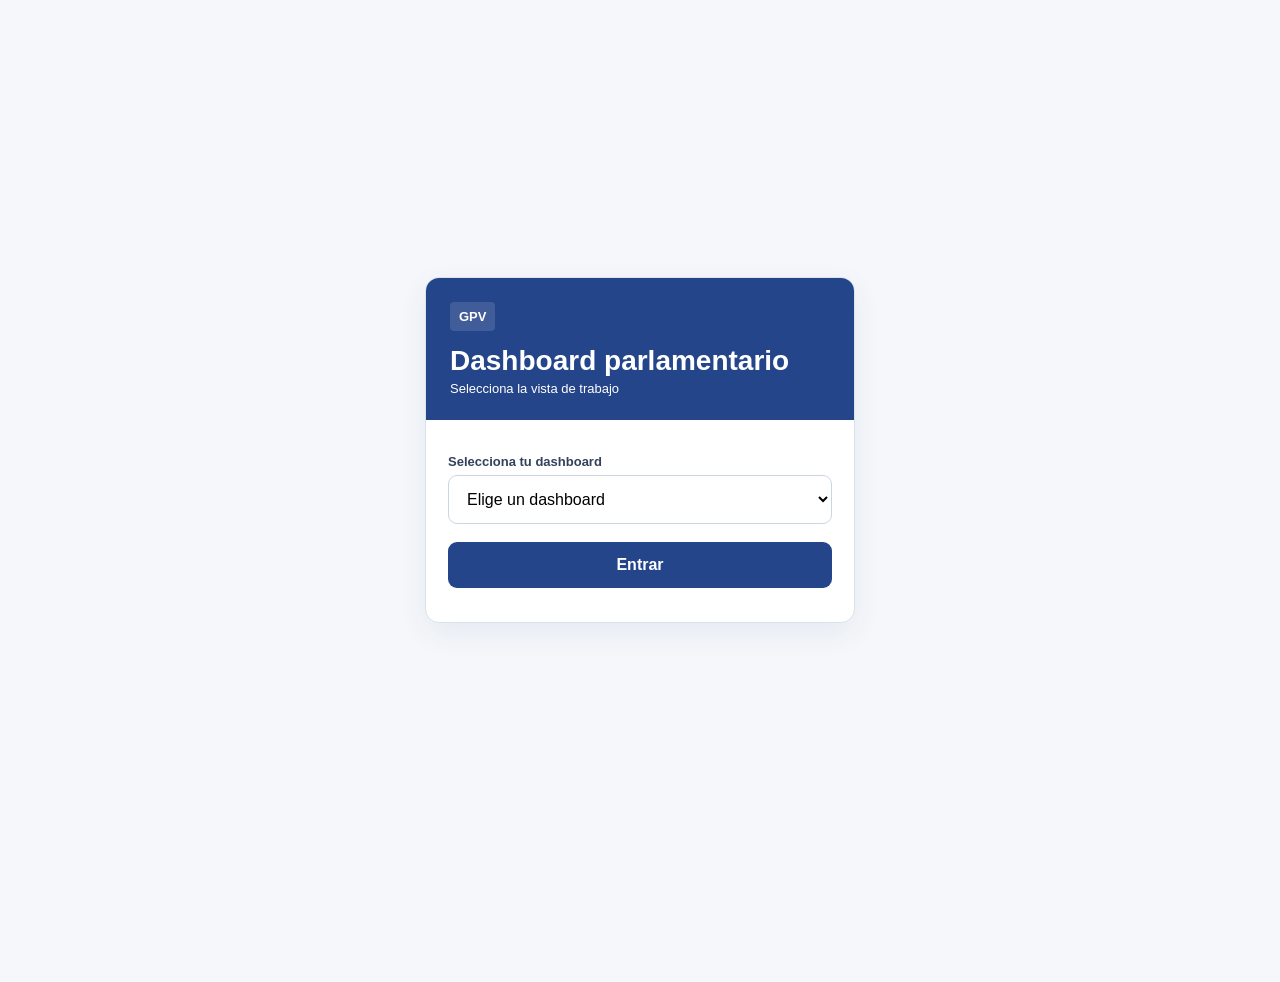
<file: index(8) (2).html>
﻿<!doctype html>
<html lang="es">
<head>
<meta charset="utf-8"><meta name="viewport" content="width=device-width,initial-scale=1,viewport-fit=cover"><meta name="theme-color" content="#24458a"><meta name="apple-mobile-web-app-title" content="GPV"><meta name="application-name" content="GPV"><link rel="manifest" href="manifest.webmanifest?v=1"><meta name="mobile-web-app-capable" content="yes"><meta name="apple-mobile-web-app-capable" content="yes"><meta name="apple-mobile-web-app-status-bar-style" content="default"><title>GPV</title><link rel="apple-touch-icon" href="gpv-icon.png?v=7"><link rel="apple-touch-icon" sizes="180x180" href="gpv-icon.png?v=7"><link rel="icon" type="image/png" sizes="180x180" href="gpv-icon.png?v=7">
<style>
*{box-sizing:border-box}body{margin:0;background:#f5f7fa;color:#17233b;font-family:-apple-system,BlinkMacSystemFont,"Segoe UI",Arial,sans-serif}.app{max-width:760px;margin:auto;min-height:100vh;padding-bottom:82px}header{background:#24458a;color:#fff;padding:22px 24px 26px}.eyebrow{display:flex;gap:12px;align-items:center;font-size:15px}.eyebrow b{background:#ffffff20;padding:7px 9px;border-radius:4px}h1{font-size:36px;margin:18px 0 2px}header span{color:#dce5f5}main{padding:14px}.card,.alert{background:#fff;border:1px solid #dbe2ec;border-radius:10px;margin-bottom:14px;overflow:hidden}.alert{padding:17px 20px;background:#fff5f2;border-color:#efcfc5}.alert h3,.cardtitle h3,.group-title{font-size:15px;letter-spacing:.08em;color:#193b7a}.alert h3{color:#a84432;margin:0 0 10px}.alert p{margin:8px 0;line-height:1.38}.cardtitle{padding:14px 18px;background:#f0f3f8;border-bottom:1px solid #dbe2ec;display:flex;justify-content:space-between;align-items:center}.cardtitle h3{margin:0}.cardtitle span{color:#8995a7;font-size:13px}.row{display:grid;grid-template-columns:90px 1fr;padding:14px 18px;border-bottom:1px solid #e7ebf1}.date{font-weight:700;line-height:1.45;white-space:pre-line}.row b,.task b{display:block}.row small,.task small{display:block;color:#8b97a9;margin-top:4px}.pills{display:flex;gap:7px;padding:11px 16px;flex-wrap:wrap}.pill{padding:7px 11px;border:1px solid #d8dfeb;border-radius:999px;font-size:12px;background:#fff;color:#17233b;font-family:inherit;cursor:pointer}.pill:focus-visible{outline:2px solid #24458a;outline-offset:2px}.pill.active{background:#24458a;color:#fff}.task{display:grid;grid-template-columns:30px minmax(0,1fr) auto;gap:9px;align-items:center;padding:13px 16px;border-top:1px solid #edf0f4}.check{width:23px;height:23px;border:2px solid #aab6c6;border-radius:50%;background:#fff}.check.done{background:#24458a;border-color:#24458a;position:relative}.check.done:after{content:'✓';color:#fff;position:absolute;left:4px;top:-1px;font-weight:800}.task.done b{text-decoration:line-through;color:#8b97a9}.badge{font-size:10px;font-weight:800;background:#fff0e9;padding:5px 7px;border-radius:6px;color:#a84432}.group-title{margin:18px 4px 8px}.taskbox{background:#fff;border:1px solid #dbe2ec;border-radius:10px;overflow:hidden;margin-bottom:14px}.taskhead{display:flex;justify-content:space-between;align-items:center;margin:3px 2px 12px}.taskhead h2{margin:0}.taskhead button,.primary{border:0;background:#24458a;color:#fff;border-radius:10px;padding:11px 14px;font-weight:700}.soon{padding:40px 5px;color:#67758b}.linkbtn{border:0;background:none;color:#193b7a;font-weight:700;padding:12px 18px;font-size:14px}.bottomnav{position:fixed;bottom:0;left:0;right:0;margin:auto;max-width:760px;height:72px;padding-bottom:env(safe-area-inset-bottom);background:#fff;border-top:1px solid #dce2ea;display:grid;grid-template-columns:repeat(5,1fr);z-index:5}.bottomnav button{border:0;background:#fff;color:#9aa6b5;display:flex;flex-direction:column;align-items:center;justify-content:center;gap:4px;font-size:19px}.bottomnav button.active{color:#24458a;border-top:3px solid #f2b33d}.bottomnav small{font-size:10px}.modal{position:fixed;inset:0;background:#0007;z-index:10;display:flex;align-items:flex-end;justify-content:center}.sheet{background:#fff;width:min(760px,100%);padding:22px;border-radius:18px 18px 0 0}.sheet h2{margin-top:0}.sheet input,.sheet select{width:100%;padding:14px;font-size:16px;border:1px solid #ccd5e1;border-radius:9px;margin:7px 0}.actions{display:flex;gap:8px;margin-top:10px}.actions button{padding:12px 15px;border-radius:9px;border:1px solid #ccd5e1}.actions .primary{border:0}.hidden{display:none}@media(max-width:420px){h1{font-size:31px}.row{grid-template-columns:78px 1fr}.badge{display:none}main{padding:11px}header{padding:19px}}


.loginwrap{min-height:100vh;display:flex;align-items:center;justify-content:center;padding:24px;background:#f5f7fa}.loginbox{width:min(430px,100%);background:#fff;border:1px solid #dbe2ec;border-radius:14px;overflow:hidden;box-shadow:0 10px 30px #193b7a12}.loginhead{background:#24458a;color:#fff;padding:24px}.loginhead b{display:inline-block;background:#ffffff20;padding:7px 9px;border-radius:4px;margin-bottom:14px}.loginhead h1{font-size:28px;margin:0 0 4px}.loginbody{padding:22px}.loginbody label{display:block;font-size:13px;font-weight:700;margin:12px 0 6px;color:#33415c}.loginbody input,.loginbody select{width:100%;padding:14px;font-size:16px;border:1px solid #cbd5e1;border-radius:9px;background:#fff}.loginbody button{width:100%;margin-top:18px;border:0;background:#24458a;color:#fff;border-radius:9px;padding:14px;font-size:16px;font-weight:700}.error{margin-top:12px;color:#a84432;font-size:13px}.loading{padding:30px;text-align:center;color:#67758b}.logout{border:1px solid #ffffff66;background:transparent;color:#fff;border-radius:8px;padding:7px 10px;font-size:12px}.headerline{display:flex;justify-content:space-between;align-items:center}.brandline{display:flex;align-items:center;gap:12px;min-width:0}.gpv-header-logo{width:112px;height:auto;display:block;flex:0 0 auto}.brandtext{display:none}@media(max-width:420px){.gpv-header-logo{width:104px}.brandline{gap:9px}}.meta{font-size:12px;color:#8b97a9;margin-top:4px}.empty{padding:18px;color:#8b97a9}.orderlink{display:inline-block;margin-top:7px;color:#173f86;font-size:12px;font-weight:700;text-decoration:none;border-bottom:1px solid #173f86}.extlinks{padding:13px 18px;border-top:1px solid #e5eaf1;display:flex;gap:18px;flex-wrap:wrap}.extlinks a{color:#173f86;font-weight:700;text-decoration:none;border-bottom:1px solid #173f86}.counts{display:flex;gap:34px;padding:18px 18px 12px}.count strong{font-size:30px;color:#163774;display:block}.count span{color:#657185}.reqhead,.reqrow{display:grid;grid-template-columns:130px 1fr 120px;gap:12px;padding:10px 18px}.reqhead{font-size:11px;font-weight:800;letter-spacing:.08em;color:#8a96a8;border-top:1px solid #e7ebf1;border-bottom:1px solid #e7ebf1}.reqrow{border-bottom:1px solid #e7ebf1;align-items:start}.reqrow .exp{color:#8a96a8}.reqrow .subject{font-weight:700;line-height:1.35}.reqrow .subject small{font-weight:400;color:#657185;line-height:1.4}.status{font-size:10px;font-weight:800;letter-spacing:.06em;padding:5px 7px;border-radius:5px;background:#fff4d8;color:#b17d12;width:max-content}.status.red{background:#fff0e9;color:#b64c35}.bopvbody,.radarbody{padding:20px 18px;color:#657185;line-height:1.45}.bopvbody p{margin:0 0 14px}.radarbody h4{font-size:18px;color:#17233b;margin:8px 0}.radarbody .radardate{float:right;color:#8a96a8;font-family:monospace}.radartag{display:inline-block;background:#fff4d8;color:#b17d12;font-weight:800;font-size:11px;padding:4px 7px;border-radius:4px}.quicktask{padding:14px 18px;background:#f0f3f8;border-bottom:1px solid #dbe2ec}.quicktask input,.quicktask select{padding:10px;border:1px solid #cfd8e5;border-radius:7px;font:inherit;background:#fff}.quicktask input{width:100%;margin-bottom:9px}.quicktask .qrow{display:grid;grid-template-columns:1fr 1fr auto;gap:8px}.quicktask button{border:0;background:#24458a;color:white;font-weight:700;border-radius:7px;padding:0 15px}@media(max-width:520px){.reqhead,.reqrow{grid-template-columns:95px 1fr 88px;font-size:12px}.quicktask .qrow{grid-template-columns:1fr 1fr}.quicktask button{grid-column:1/-1;padding:10px}.extlinks{gap:12px}}
.initiative{padding:16px 18px;border-bottom:1px solid #e7ebf1}.initiative:last-child{border-bottom:0}.initiative-top{display:flex;justify-content:space-between;gap:12px;align-items:flex-start}.initiative h4{margin:0;font-size:16px;line-height:1.4;color:#17233b}.initiative-meta{display:flex;gap:12px;flex-wrap:wrap;margin-top:8px;font-size:12px;color:#6f7c90}.initiative-meta b{color:#193b7a}.answered{font-size:10px;font-weight:800;letter-spacing:.06em;padding:5px 7px;border-radius:5px;background:#eaf5ed;color:#34734a;white-space:nowrap}.initiative-link{display:inline-block;margin-top:9px;color:#173f86;font-size:12px;font-weight:700;text-decoration:none;border-bottom:1px solid #173f86}.initiative-note{padding:14px 18px;color:#7c899c;font-size:12px;line-height:1.45;background:#fafbfd}.pageintro{margin:2px 2px 12px}.pageintro h2{margin:0 0 4px;font-size:24px}.pageintro p{margin:0;color:#718096;font-size:13px}




.hubgrid{display:grid;grid-template-columns:1fr;gap:10px}.hubcard{display:grid;grid-template-columns:42px minmax(0,1fr) 22px;gap:12px;align-items:center;background:#fff;border:1px solid #dbe2ec;border-radius:9px;padding:15px 16px;text-decoration:none;color:#17233b}.hubcard:active{background:#f0f3f8}.hubicon{width:38px;height:38px;border-radius:8px;background:#eef3fb;color:#24458a;display:flex;align-items:center;justify-content:center;font-size:20px;font-weight:800}.hubtext b{display:block;font-size:14px;color:#193b7a;margin-bottom:3px}.hubtext span{display:block;font-size:11.5px;color:#718096;line-height:1.35}.hubarrow{font-size:28px;color:#9aa6b5;line-height:1}.danger{color:#a84432;background:#fff5f2;border-color:#efcfc5!important}


/* Ajuste visual compacto: referencia exacta del artefacto */
body{font-size:13px}.app{max-width:760px}header{padding:17px 20px 20px}.eyebrow{font-size:12px;gap:10px}.eyebrow b{padding:6px 8px}h1{font-size:28px;margin:14px 0 2px}header span{font-size:12px}main{padding:11px}.card,.alert,.taskbox{border-radius:8px;margin-bottom:11px}.cardtitle{padding:11px 15px}.cardtitle h3,.alert h3,.group-title{font-size:12px}.cardtitle span{font-size:11px}.pills{gap:7px;padding:9px 14px}.pill{padding:6px 10px;font-size:11px}.row{grid-template-columns:72px 1fr;padding:11px 15px;font-size:12px}.date{font-size:12px}.row small,.task small{font-size:10.5px;margin-top:2px}.orderlink{font-size:10.5px;margin-top:5px}.alert{margin:10px 14px 12px;padding:13px 15px}.alert h3{margin:0 0 7px}.alert p{font-size:11.5px;margin:6px 0;line-height:1.35}.extlinks{padding:10px 15px;font-size:12px}.counts{padding:14px 15px 9px}.count strong{font-size:24px}.count span{font-size:11px}.reqhead,.reqrow{padding:8px 15px;font-size:10.5px}.bopvbody,.radarbody{padding:15px;font-size:12px}.radarbody h4{font-size:14px;margin:6px 0}.radartag{font-size:9px}.quicktask{padding:11px 15px}.quicktask input,.quicktask select{padding:8px;font-size:12px}.task{padding:10px 14px;font-size:12px}.linkbtn{padding:10px 15px;font-size:12px}.initiative{padding:12px 15px}.initiative h4{font-size:13px;display:-webkit-box;-webkit-line-clamp:2;-webkit-box-orient:vertical;overflow:hidden}.initiative-meta{font-size:10.5px;margin-top:6px}.initiative-link{font-size:10.5px}.pageintro h2{font-size:19px}.pageintro p{font-size:11px}.bottomnav{height:64px}.bottomnav button{font-size:17px}.bottomnav small{font-size:9px}@media(max-width:420px){h1{font-size:27px}.row{grid-template-columns:70px 1fr}header{padding:16px 18px 19px}main{padding:9px}}


/* Ajustes de Inicio: agenda con la misma escala tipográfica que el resto */
.card.agenda-card .row{font-size:11.5px;line-height:1.3}.card.agenda-card .date{font-size:11px;line-height:1.3}.card.agenda-card .row b{font-size:11.5px;line-height:1.3}.card.agenda-card .row small{font-size:10px;line-height:1.3}.radar-actions{display:flex;gap:8px;margin-top:12px}.radar-actions button{border:1px solid #cfd8e5;background:#fff;color:#173f86;border-radius:7px;padding:7px 10px;font:inherit;font-size:11px;font-weight:700}.radar-actions button.primary-mini{background:#24458a;color:#fff;border-color:#24458a}
.radar-actions .quick-add-task{background:#24458a;color:#fff;border-color:#24458a}.radar-actions .quick-add-task.added{background:#eef3f6;color:#6f7c90;border-color:#d7dee8}


/* Confirmaciones y edición de tareas */
.task{grid-template-columns:30px minmax(0,1fr) auto}.task-side{display:flex;align-items:center;gap:7px}.task[data-task-longpress]{-webkit-user-select:none;user-select:none;touch-action:pan-y}.task[data-task-longpress].pressing{background:#f0f3f8}.task-actions{display:none}
.sheet label{display:block;font-size:11px;font-weight:800;color:#526078;margin:10px 0 2px;letter-spacing:.03em}.sheet .danger{margin-left:auto;color:#a84432;background:#fff;border-color:#e7c2ba}
.toast{position:fixed;left:50%;bottom:84px;transform:translateX(-50%);z-index:50;max-width:calc(100vw - 28px);background:#17233b;color:#fff;border-radius:9px;padding:10px 12px;box-shadow:0 8px 24px #0003;display:flex;align-items:center;gap:12px;font-size:12px;font-weight:700;animation:toastin .16s ease-out}.toast button{border:0;background:transparent;color:#ffd36b;font:inherit;font-size:12px;font-weight:800;padding:2px 0}.toast.success:before{content:'✓';display:inline-grid;place-items:center;width:18px;height:18px;border-radius:50%;background:#ffffff24}.toast.hidden{display:none}@keyframes toastin{from{opacity:0;transform:translate(-50%,8px)}to{opacity:1;transform:translate(-50%,0)}}
.app-notification{position:fixed;z-index:70;top:max(12px,env(safe-area-inset-top));left:50%;transform:translateX(-50%);width:min(720px,calc(100vw - 24px));display:grid;grid-template-columns:44px minmax(0,1fr) 24px;gap:11px;align-items:center;padding:13px 14px;border:1px solid rgba(255,255,255,.75);border-radius:20px;background:rgba(220,231,250,.96);color:#17233b;box-shadow:0 12px 34px rgba(23,35,59,.24);backdrop-filter:blur(14px);-webkit-backdrop-filter:blur(14px);animation:notifyin .24s ease-out;cursor:pointer}.app-notification-icon{width:44px;height:44px;border-radius:12px;background:#173f86;color:#fff;display:grid;place-items:center;font-size:23px}.app-notification-copy{min-width:0}.app-notification-copy b{display:block;font-size:14px;line-height:1.2;margin-bottom:3px}.app-notification-copy span{display:block;font-size:12px;line-height:1.3}.app-notification-close{align-self:start;border:0;background:transparent;color:#657185;font-size:18px;line-height:1;padding:2px;cursor:pointer}@keyframes notifyin{from{opacity:0;transform:translate(-50%,-12px)}to{opacity:1;transform:translate(-50%,0)}}@media(max-width:520px){.app-notification{grid-template-columns:40px minmax(0,1fr) 22px;padding:11px 12px;border-radius:18px}.app-notification-icon{width:40px;height:40px;font-size:21px}.app-notification-copy b{font-size:13px}.app-notification-copy span{font-size:11px}}
@media(max-width:420px){.task-side{gap:5px}.badge{display:inline-block;font-size:9px}}


/* Iniciativas en Inicio: formato compacto y legible en móvil */
.home-init-list{border-top:1px solid #e7ebf1}.home-init-row{display:flex;justify-content:space-between;gap:12px;align-items:flex-start;padding:11px 15px;border-bottom:1px solid #e7ebf1}.home-init-main{min-width:0;flex:1;display:grid;grid-template-columns:126px minmax(0,1fr);gap:12px}.home-init-exp{font-size:10.5px;color:#8a96a8;white-space:nowrap}.home-init-text{min-width:0;font-size:11.5px;line-height:1.35}.home-init-text b{display:block;color:#17233b}.home-init-text small{display:block;margin-top:3px;color:#657185;font-size:10.5px;font-weight:400}.home-init-row .status{flex:0 0 auto;max-width:118px;text-align:center;white-space:normal;line-height:1.2}.counts+.pills{padding-top:4px}
@media(max-width:520px){.home-init-row{display:block;padding:11px 15px}.home-init-main{display:block}.home-init-exp{display:block;margin-bottom:4px}.home-init-text{font-size:11.5px}.home-init-row .status{display:inline-block;margin-top:7px;max-width:100%;font-size:9.5px}.counts{gap:28px}.pills{overflow-x:auto;flex-wrap:nowrap;-webkit-overflow-scrolling:touch}.pills .pill{white-space:nowrap;flex:0 0 auto}.reqhead{display:none}.reqrow{display:block}.reqrow>*{display:block;margin-bottom:5px}}


/* Etiquetas de área/departamento en tareas */
.area-badge{font-size:9.5px;font-weight:800;padding:5px 7px;border-radius:6px;white-space:nowrap}
.area-justicia{background:#e8f0ff;color:#214f9b}
.area-cultura{background:#f1eaff;color:#6b3fa0}
.area-movilidad{background:#e7f5ec;color:#2f7650}
.area-otros{background:#eef1f5;color:#5f6d80}
.home-task .task-actions{display:none}
.admin-filter{padding:11px 15px;border-bottom:1px solid #e2e7ef;background:#fafbfd;display:flex;align-items:center;gap:10px}.admin-filter b{font-size:11px;color:#193b7a;letter-spacing:.04em}.person-filter{min-width:180px;max-width:100%;padding:7px 9px;border:1px solid #cfd8e5;border-radius:7px;background:#fff;color:#17233b;font:inherit}@media(max-width:420px){.admin-filter{align-items:flex-start;flex-direction:column}.person-filter{width:100%}}


/* Tareas: tarjetas visuales por etiqueta */
.taskbox{background:transparent;border:0;border-radius:0;overflow:visible;display:grid;gap:9px}
.task{grid-template-columns:32px minmax(0,1fr);gap:10px;padding:13px 14px;border:1px solid #dbe2ec;border-left-width:4px;border-radius:8px;background:#fff;min-height:68px}
.task + .task{border-top-width:1px}
.task-copy{min-width:0;display:grid;grid-template-columns:max-content minmax(0,1fr);column-gap:10px;row-gap:4px;align-items:center}
.task-copy b{font-size:14px;line-height:1.35;font-weight:500;color:#4e5b70}
.task-copy small{grid-column:2;color:#8793a5;font-size:11px}
.task-side{display:none}
.task.area-justicia{background:#f3f6fc;border-left-color:#315b9d}
.task.area-cultura{background:#f7f2fc;border-left-color:#7652a0}
.task.area-movilidad{background:#eef8f2;border-left-color:#33865b}
.task.area-otros{background:#f5f6f8;border-left-color:#778395}
.task .area-badge.area-justicia{background:#e5edfb;color:#214f9b}
.task .area-badge.area-cultura{background:#eee5f8;color:#6b3fa0}
.task .area-badge.area-movilidad{background:#e3f3e9;color:#2f7650}
.task .area-badge.area-otros{background:#e9edf2;color:#5f6d80}
.group-title{font-size:12px;letter-spacing:.08em;color:#8994a5;display:flex;align-items:center;gap:7px;margin:18px 4px 9px}
.group-title:before{content:'';width:9px;height:9px;border-radius:50%;background:#aab4c2}
.quicktask{background:#f1f4fa}
@media(max-width:520px){.task{padding:12px 11px}.task-copy{grid-template-columns:max-content minmax(0,1fr);column-gap:8px}.task-copy b{font-size:13px}.area-badge{font-size:8.5px}}


/* Ajustes finales solicitados 06/09: encabezados sin logo, agenda/radar/Inicio más compactos */
/* Agenda: máximo dos líneas por título de evento */
.agenda-card .row>div:nth-child(2)>b{display:-webkit-box;-webkit-line-clamp:2;-webkit-box-orient:vertical;overflow:hidden;line-height:1.3}
/* Inicio > Iniciativas: máximo dos líneas por título */
.home-init-text b{display:-webkit-box;-webkit-line-clamp:2;-webkit-box-orient:vertical;overflow:hidden;line-height:1.3}
/* Inicio > Iniciativas más compacto */
.home-init-row{padding-top:8px;padding-bottom:8px}.home-init-text small{margin-top:2px}.home-init-row .initiative-link{margin-top:5px}
/* Radar: entradas mucho más breves */
.radarbody{padding:11px 15px}.radarbody h4{font-size:13px;line-height:1.3;margin:5px 0;display:-webkit-box;-webkit-line-clamp:2;-webkit-box-orient:vertical;overflow:hidden}.radarbody p{margin:5px 0;line-height:1.3;display:-webkit-box;-webkit-line-clamp:2;-webkit-box-orient:vertical;overflow:hidden}.radarbody .extlinks{padding-top:4px;padding-bottom:2px}.radar-actions{margin-top:7px}


/* Banco de Datos */
.bd-toolbar{display:grid;gap:9px;margin:0 2px 13px}.bd-search{width:100%;padding:11px 12px;border:1px solid #cfd8e5;border-radius:8px;background:#fff;font:inherit}.bd-mode{display:flex;gap:7px;flex-wrap:wrap}.bd-section{margin:0 2px 24px}.bd-sectitle{display:flex;align-items:center;gap:9px;margin-bottom:4px}.bd-sectitle h3{margin:0;font-size:18px;font-family:Georgia,'Times New Roman',serif;color:#17233b}.bd-dot{width:10px;height:10px;border-radius:50%;background:#24458a;flex:0 0 auto}.bd-grid{display:grid;grid-template-columns:1fr 1fr;gap:10px}.bd-card{display:block;background:#fff;border:1px solid #dde3ec;border-left:4px solid #24458a;border-radius:7px;padding:12px 13px;color:inherit;text-decoration:none}.bd-dato{font-family:Georgia,'Times New Roman',serif;font-weight:700;font-size:21px;color:#17233b;line-height:1.15;margin-bottom:5px}.bd-exp{font-size:11.5px;color:#4e5b70;line-height:1.35;margin-bottom:6px}.bd-meta{font-size:10.5px;color:#7b8799;margin-bottom:6px}.bd-fuente{font-size:11px;font-weight:700;color:#2f7a52}.bd-actions{display:flex;gap:8px;margin-top:9px}.bd-actions button{border:1px solid #cfd8e5;background:#fff;color:#173f86;border-radius:7px;padding:6px 8px;font:inherit;font-size:10.5px;font-weight:700}.bd-area{font-size:10px;color:#657185;margin-bottom:4px}.hubcard{font-family:inherit;text-align:left;width:100%}@media(max-width:460px){.bd-grid{grid-template-columns:1fr}.bd-dato{font-size:20px}}


/* Etiquetas y jerarquía de las entradas de Agenda */
.agenda-type-tag{display:inline-block;margin:0 0 5px;padding:3px 7px;border-radius:999px;font-size:8.5px;font-weight:900;letter-spacing:.04em;line-height:1.2}
.agenda-tag-pleno{background:#fde8e8;color:#a51d1d;border:1px solid #f4bcbc}
.agenda-tag-comision{background:#fff3c8;color:#7b5b00;border:1px solid #efd77c}
.agenda-tag-grupo{background:#e7efff;color:#214f9b;border:1px solid #bdd0f4}
.agenda-tag-mesa{background:#e5f5ea;color:#23733c;border:1px solid #b8dfc4}
.agenda-tag-otros{background:#edf0f4;color:#5f6d80;border:1px solid #d5dbe3}
.today-otros{border-top:1px solid #e2e7ef;background:#fafbfd}
.today-otros summary{list-style:none;cursor:pointer;padding:10px 12px;color:#5f6d80;font-size:10px;font-weight:900;letter-spacing:.05em;display:flex;align-items:center;justify-content:space-between}
.today-otros summary::-webkit-details-marker{display:none}
.today-otros summary:after{content:'⌄';font-size:15px;line-height:1;transition:transform .15s ease}
.today-otros[open] summary:after{transform:rotate(180deg)}
.today-otros[open] summary{border-bottom:1px solid #e2e7ef}
.agenda-entry b{display:block!important;-webkit-line-clamp:2!important;margin-bottom:2px;color:#17233b;font-size:11px!important;line-height:1.22!important}
.agenda-detail{font-size:9.5px;line-height:1.22;color:#566378;margin-top:1px;display:-webkit-box;-webkit-line-clamp:2;-webkit-box-orient:vertical;overflow:hidden}
.agenda-place{font-size:9px;line-height:1.18;color:#8a96a8;margin-top:1px;white-space:nowrap;overflow:hidden;text-overflow:ellipsis}
.agenda-entry .orderlink{display:inline-block;margin-top:3px;font-size:9.5px}
.agenda-card .row.agenda-entry{grid-template-columns:62px 1fr;padding:7px 12px;gap:8px}.agenda-card .row.agenda-entry .date{font-size:9.5px;line-height:1.2}.agenda-type-tag{margin-bottom:3px;padding:2px 6px;font-size:8px}




/* Tareas: mejoras de densidad y prioridad */
.quicktask .qrow{display:flex;gap:8px;align-items:center}
.quicktask .qrow input{flex:1;width:100%;min-width:0}
.task-priority-card{border-radius:12px;padding:12px;margin:8px 0}
.task-priority-urgente{background:#fff1f1}
.task-priority-pronto{background:#fff9e8}
.task-priority-cuando{background:#eef3f6}
.task-title-full{display:block;width:100%;font-weight:800;margin-bottom:6px}
.task-label-below{display:inline-block;margin-top:2px;font-size:.78rem;padding:4px 7px;border-radius:999px;background:rgba(0,0,0,.06)}
.task-quick-actions{display:flex;gap:8px;margin-top:8px;flex-wrap:wrap}
.task-priority-card{grid-template-columns:30px minmax(0,1fr) auto}
.task-edit-btn{border:1px solid #cfd8e5;background:#fff;color:#173f86;border-radius:7px;padding:6px 8px;font-size:10px;font-weight:700}


/* Diseño definitivo de tareas */
.quicktask .qrow{display:flex;gap:9px;align-items:stretch}
.quicktask .qrow input{margin:0;min-height:38px}
.quicktask .qrow button{flex:0 0 auto;min-height:38px;padding:8px 15px;white-space:nowrap}
.task-priority-card{display:grid;grid-template-columns:21px minmax(0,1fr) auto;gap:9px;align-items:start;min-height:0;margin:6px 10px;padding:9px 10px;border:1px solid #e0e5ed;border-left:4px solid #aab4c2;border-radius:10px;box-shadow:0 1px 4px rgba(23,35,59,.04)}
.taskbox .task-priority-card{margin:0}
.task-priority-card.task-priority-urgente{background:#fff7f6;border-left-color:#c85b4b}
.task-priority-card.task-priority-pronto{background:#fffbf0;border-left-color:#d5a128}
.task-priority-card.task-priority-cuando{background:#f5f8fa;border-left-color:#7b8b9d}
.task-priority-card .check{width:20px;height:20px;margin-top:0;cursor:pointer}
.task-priority-card .check.done:after{left:3px;top:-2px;font-size:13px}
.task-copy{display:block;min-width:0}
.task-copy b{display:block;width:100%;margin:0;color:#17233b;font-size:11.5px;font-weight:700;line-height:1.3;white-space:normal;overflow:visible;overflow-wrap:anywhere}
.task-meta{display:flex;align-items:center;gap:6px;flex-wrap:wrap;margin-top:4px;color:#7b8799;font-size:9.5px}
.task-meta small{display:inline;margin:0;color:#7b8799;font-size:9.5px}
.task-label-below{display:inline-flex;align-items:center;margin:0;padding:3px 6px;border-radius:999px;background:rgba(36,69,138,.08);color:#24458a;font-size:9px;font-weight:700;line-height:1.15}
.task-edit-btn{align-self:start;margin:0;border:0;background:transparent;color:#24458a;border-radius:5px;padding:3px 2px;font-size:9.5px;line-height:1.1;font-weight:750;cursor:pointer}
.task-page-back{display:inline-flex;align-items:center;gap:5px;margin:0 0 14px;padding:8px 10px;border:1px solid #d5dce7;border-radius:8px;background:#fff;color:#24458a;font:inherit;font-size:12px;font-weight:750;cursor:pointer}
.taskhead{align-items:flex-start;margin-bottom:15px}
.taskhead h2{font-size:21px;line-height:1.2}
.completed-tasks{margin-top:18px;border:1px solid #dbe2ec;border-radius:9px;background:#fff;overflow:hidden}.completed-tasks summary{display:flex;align-items:center;justify-content:space-between;padding:11px 13px;color:#69768a;font-size:11px;font-weight:800;letter-spacing:.07em;cursor:pointer;list-style:none}.completed-tasks summary::-webkit-details-marker{display:none}.completed-tasks summary:after{content:'⌄';margin-left:auto;color:#24458a;font-size:16px;line-height:1;transition:transform .15s ease}.completed-tasks[open] summary:after{transform:rotate(180deg)}.completed-tasks summary span{margin-left:7px;margin-right:8px;padding:2px 6px;border-radius:999px;background:#eef2f7;color:#526078;font-size:9px;letter-spacing:0}.completed-tasks .taskbox{margin:0;padding:0 8px 8px}.completed-tasks[open] summary{border-bottom:1px solid #e5eaf1}

.newdocs{margin:0 0 14px;border:1px solid #dbe2ec;border-radius:10px;background:#fff;overflow:hidden}.newdocs summary{display:flex;align-items:center;gap:10px;padding:13px 15px;color:#24458a;font-size:12px;font-weight:850;letter-spacing:.045em;cursor:pointer;list-style:none}.newdocs summary::-webkit-details-marker{display:none}.newdocs summary:after{content:'⌄';margin-left:auto;font-size:17px;line-height:1;transition:transform .15s ease}.newdocs[open] summary:after{transform:rotate(180deg)}.newdocs[open] summary{border-bottom:1px solid #e5eaf1}.newdocs-count{margin-left:2px;padding:2px 7px;border-radius:999px;background:#eef3fb;color:#24458a;font-size:9px;letter-spacing:0}.newdocs-list{padding:4px 12px 10px}.newdoc-item{padding:11px 2px;border-bottom:1px solid #edf0f5}.newdoc-item:last-child{border-bottom:0}.newdoc-item b{display:block;color:#14223d;font-size:12px;line-height:1.3}.newdoc-item small{display:block;margin-top:4px;color:#7f8da2;font-size:10px;line-height:1.35}.newdoc-item a{display:inline-block;margin-top:7px;color:#24458a;font-size:10.5px;font-weight:750;text-decoration:none}.newdoc-empty{padding:12px 2px;color:#8a96a8;font-size:11px}
@media(max-width:520px){.task-priority-card{grid-template-columns:21px minmax(0,1fr) auto;gap:8px;padding:9px 9px}.task-edit-btn{grid-column:3;grid-row:1;justify-self:end;margin:0}.task-copy b{font-size:11.5px}.quicktask .qrow{display:grid;grid-template-columns:minmax(0,1fr) auto}.quicktask .qrow button{grid-column:auto;padding:8px 12px}}


</style>
</head><body><div id="app" class="app"></div>
<script>
(function(){
const SUPABASE_URL='https://baouzhstdacwrijufkgf.supabase.co';
const SUPABASE_KEY='sb_publishable_0IxQU9UXOH5GStO4Hp-z-A_ndghtF9w';
const AGENDA_ARTIFACT='https://claude.ai/code/artifact/820fe5f4-3875-4b39-8ff4-46510afe602e';
const SOLICITUDES_ARTIFACT='https://claude.ai/code/artifact/b1a0d2a2-ab09-493e-a9d9-06e75bd71fc4';
const AGENDA_CSV_URL='https://docs.google.com/spreadsheets/d/1xUZ1Q7XDGQCw406Woy1imLppYszBJ9cEjk0__fmP3wU/export?format=csv&gid=2109091836';
const PLAZOS_CSV_URL='https://docs.google.com/spreadsheets/d/1xUZ1Q7XDGQCw406Woy1imLppYszBJ9cEjk0__fmP3wU/export?format=csv&gid=678968056';
const AGENDA_GVIZ_URL='https://docs.google.com/spreadsheets/d/1xUZ1Q7XDGQCw406Woy1imLppYszBJ9cEjk0__fmP3wU/gviz/tq?gid=2109091836';
const INICIATIVAS_CSV_URL='https://docs.google.com/spreadsheets/d/1xUZ1Q7XDGQCw406Woy1imLppYszBJ9cEjk0__fmP3wU/export?format=csv&gid=2017735442';
const ASIGNADAS_CSV_URL='https://docs.google.com/spreadsheets/d/1xUZ1Q7XDGQCw406Woy1imLppYszBJ9cEjk0__fmP3wU/export?format=csv&gid=1135153606';
const ASIGNADAS_GVIZ_URL='https://docs.google.com/spreadsheets/d/1xUZ1Q7XDGQCw406Woy1imLppYszBJ9cEjk0__fmP3wU/gviz/tq?gid=1135153606';
const RADAR_CSV_URL='https://docs.google.com/spreadsheets/d/1xUZ1Q7XDGQCw406Woy1imLppYszBJ9cEjk0__fmP3wU/export?format=csv&gid=1468202609';
const BOPV_CSV_URL='https://docs.google.com/spreadsheets/d/1tmsuoYBO1fTLp7oQ-m5COxuKg9qVlX24JURRllospNE/export?format=csv&gid=2120975928';
const BANCO_DATOS_CSV_URL='https://docs.google.com/spreadsheets/d/1lm2ujBzBe0GSAjKLlmFB-48PATZ5QnYTVLp69Jldxwo/export?format=csv&gid=0';
const ACCESOS_CSV_URL='https://docs.google.com/spreadsheets/d/1xUZ1Q7XDGQCw406Woy1imLppYszBJ9cEjk0__fmP3wU/export?format=csv&gid=1724874454';
const PENDIENTES_CSV_URL='https://docs.google.com/spreadsheets/d/1xUZ1Q7XDGQCw406Woy1imLppYszBJ9cEjk0__fmP3wU/export?format=csv&gid=535883475';
const NUEVOS_DOCUMENTOS_CSV_URL='https://docs.google.com/spreadsheets/d/1xUZ1Q7XDGQCw406Woy1imLppYszBJ9cEjk0__fmP3wU/export?format=csv&gid=2018911896';
const DOCUMENTOS_PERSONALES_CSV_URL='https://docs.google.com/spreadsheets/d/1xUZ1Q7XDGQCw406Woy1imLppYszBJ9cEjk0__fmP3wU/export?format=csv&gid=1621984580';
const SANTI_COSAS_CSV_URL='https://docs.google.com/spreadsheets/d/1xUZ1Q7XDGQCw406Woy1imLppYszBJ9cEjk0__fmP3wU/export?format=csv&gid=1813004350';
const ALBA_COSAS_CSV_URL='https://docs.google.com/spreadsheets/d/1xUZ1Q7XDGQCw406Woy1imLppYszBJ9cEjk0__fmP3wU/export?format=csv&gid=1974715431';
const PEOPLE={
 'lopez.s@legebiltzarra.eus':{name:'Santi López',areas:['Cultura','Movilidad Sostenible','Justicia y Derechos Humanos']},
 'domaica.a@legebiltzarra.eus':{name:'Ainhoa Domaica',areas:['Gobernanza, Administración Digital y Autogobierno','Seguridad','Turismo, Comercio y Consumo']},
 'morales.a@legebiltzarra.eus':{name:'Ana Morales',areas:['Grupo EITB','Vivienda y Agenda Urbana','Alimentación, Desarrollo Rural, Agricultura y Pesca']},
 'gotxi.a@legebiltzarra.eus':{name:'Álvaro Gotxi',areas:['Economía, Trabajo y Empleo','Hacienda y Finanzas','Industria, Transición Energética y Sostenibilidad']},
 'larrea.m@legebiltzarra.eus':{name:'Muriel Larrea',areas:['Deporte','Educación','Ciencia, Universidades e Innovación']},
 'garrido.l@legebiltzarra.eus':{name:'Laura Garrido',areas:['Lehendakaritza','Política Lingüística','Salud','Bienestar, Juventud y Reto Demográfico']}
};
const ALL_AREAS=[...new Set(Object.values(PEOPLE).flatMap(p=>p.areas))];
// Las asignaciones explícitas de comisión prevalecen sobre las coincidencias por área/palabras clave.
const COMMISSION_RESPONSIBLE=[
 {match:'comision de cultura, euskera y deporte',person:'Santi López'},
 {match:'cultura, euskera y deporte',person:'Santi López'}
];
function explicitAgendaResponsible(x){if(String(x.parlamentario||'').trim())return String(x.parlamentario).trim();const all=normPerson((x.organ_activity||'')+' '+(x.detail||''));const hit=COMMISSION_RESPONSIBLE.find(r=>all.includes(normPerson(r.match)));return hit?.person||''}


const AREA_KEYWORDS={
 'Cultura':['cultura','patrimonio','museo','arte'], 'Movilidad Sostenible':['movilidad','transporte','ferrocarr','tren','aeropuerto','carretera','metro'], 'Justicia y Derechos Humanos':['justicia','derechos humanos','prision','penitenci','zaballa'],
 'Gobernanza, Administración Digital y Autogobierno':['gobernanza','administracion digital','autogobierno','funcion publica'], 'Seguridad':['seguridad','ertzaintza','policia','delincuencia','siniestralidad','trafico'], 'Turismo, Comercio y Consumo':['turismo','comercio','consumo'],
 'Grupo EITB':['eitb','euskal irrati','television'], 'Vivienda y Agenda Urbana':['vivienda','vpo','alquiler','agenda urbana'], 'Alimentación, Desarrollo Rural, Agricultura y Pesca':['alimentacion','agricultura','pesca','desarrollo rural','ganader'],
 'Economía, Trabajo y Empleo':['economia','empleo','trabajo','paro','laboral'], 'Hacienda y Finanzas':['hacienda','finanzas','deficit','presupuesto','fiscal'], 'Industria, Transición Energética y Sostenibilidad':['industria','energia','energet','electrica','eolico','sostenibilidad'],
 'Deporte':['deporte','deportivo'], 'Educación':['educacion','escuela','ope','maestro','euskera','alumno'], 'Ciencia, Universidades e Innovación':['ciencia','universidad','innovacion','investigacion'],
 'Lehendakaritza':['lehendakaritza','lehendakari','pradales'], 'Política Lingüística':['politica linguistica','euskera','euskara'], 'Salud':['salud','osasun','hospital','sanidad'], 'Bienestar, Juventud y Reto Demográfico':['bienestar','juventud','reto demografico','demografi','natalidad']
};
let session=null,profile=null,agendaItems=[],plazoItems=[],initiativeItems=[],assignedItems=[],radarItems=[],bopvItems=[],accessItems=[],pendingItems=[],newDocsItems=[],personalDocsItems=[],santiCosasItems=[],albaCosasItems=[],bancoDatosItems=[],bancoDatosLoaded=false,bancoDatosLoading=false,bancoDatosDep='Todos',bancoDatosSearch='',tab='Inicio',agendaFilters=new Set(['Plenos y Comisiones','Grupo','Mesa y Junta','Otros']),homeTaskFilter='Urgente',initiativeFilter='Todas',homeInitiativeFilter='Todas',adminParlamentarioFilter='Todos',radarParlamentarioFilter='Todos',groupParlamentarioFilter='Todos';
let toastTimer=null,pendingUndo=null,startupNotificationsChecked=false,appNotificationTimer=null;
const app=document.getElementById('app');
const BUZON_PASSWORD='1234';
const TASKS_API_URL='https://script.google.com/macros/s/AKfycbyrWHyc-PwWrccvjufnv7MLnrUom6tTvcJXDtiDXt1Ee9a698ju5vkJi2K0Sy4AUFNs/exec';
let tasks=[],tasksLoadedFor='';
let remoteDismissed=new Set(),remoteStateLoadedFor='',remoteRefreshBusy=false;
let buzonUnlocked=false;


function showToast(message,undoFn=null){let t=document.getElementById('gpvToast');if(!t){t=document.createElement('div');t.id='gpvToast';document.body.appendChild(t)}if(toastTimer)clearTimeout(toastTimer);pendingUndo=undoFn;t.className='toast success';t.innerHTML=`<span>${esc(message)}</span>${undoFn?'<button id="toastUndo">Deshacer</button>':''}`;if(undoFn){document.getElementById('toastUndo').onclick=()=>{const fn=pendingUndo;pendingUndo=null;t.remove();if(fn)fn()}}toastTimer=setTimeout(()=>{pendingUndo=null;t.remove()},2800)}
function notificationUserKey(){return normPerson(currentPersonName()).replace(/\s+/g,'-')||'usuario'}
function readNotificationIds(key){try{const value=JSON.parse(localStorage.getItem(key)||'null');return Array.isArray(value)?value:null}catch(e){return null}}
function responseNotificationKey(x){return [x.expediente||x.titulo||'',x.fechaRespuesta||'',x.respuestaEnlace||'',x.situacion||''].map(normPerson).join('|')}
function isAnsweredInitiative(x){return Boolean(x.respuestaEnlace)||/respond|contestad|respuesta recibida|finalizad|cerrad/i.test(x.situacion||'')}
function responseNotificationsEnabled(){const n=normPerson(currentPersonName());return profile?.role==='parlamentario'||n==='alba langarica'||n==='javier gomara'}
function receivesAllGroupResponses(){const n=normPerson(currentPersonName());return n==='alba langarica'||n==='javier gomara'}
function showAppNotification(title,message,target){
 const old=document.getElementById('gpvAppNotification');if(old)old.remove();if(appNotificationTimer)clearTimeout(appNotificationTimer);
 const box=document.createElement('div');box.id='gpvAppNotification';box.className='app-notification';box.setAttribute('role','status');box.innerHTML=`<div class="app-notification-icon">▤</div><div class="app-notification-copy"><b>${esc(title)}</b><span>${esc(message)}</span></div><button type="button" class="app-notification-close" aria-label="Cerrar">×</button>`;
 box.onclick=e=>{if(e.target.closest('.app-notification-close')){box.remove();return}box.remove();if(target==='Buzón'&&!buzonUnlocked){openBuzonPassword();return}tab=target;render()};document.body.appendChild(box);appNotificationTimer=setTimeout(()=>box.remove(),10000);
}
function checkStartupNotifications(){
 if(startupNotificationsChecked||!responseNotificationsEnabled())return;startupNotificationsChecked=true;
 const n=normPerson(currentPersonName()),isAlbaUser=n==='alba langarica',isSantiUser=n==='santi lopez',allResponses=receivesAllGroupResponses(),userKey=notificationUserKey();
 const inbox=(isAlbaUser?(albaCosasItems||[]):isSantiUser?(santiCosasItems||[]):[]).filter(x=>!itemDismissed('buzon',x));
 const inboxIds=inbox.map(x=>String(x.id));const inboxStore='gpvNotificationInbox:'+userKey;const previousInbox=readNotificationIds(inboxStore);const newInbox=previousInbox===null?inboxIds:inboxIds.filter(id=>!previousInbox.includes(id));if(inboxIds.length)localStorage.setItem(inboxStore,JSON.stringify(inboxIds));
 const initiatives=(allResponses?(initiativeItems||[]):((initiativeItems||[]).filter(isOwnInitiative))).filter(isAnsweredInitiative);
 const responseIds=initiatives.map(responseNotificationKey).filter(Boolean);const responseStore='gpvNotificationResponses:'+userKey;const previousResponses=readNotificationIds(responseStore);const newResponses=previousResponses===null?[]:responseIds.filter(id=>!previousResponses.includes(id));if(responseIds.length)localStorage.setItem(responseStore,JSON.stringify(responseIds));
 if(!newInbox.length&&!newResponses.length)return;
 const parts=[];if(newInbox.length)parts.push(`${newInbox.length} ${newInbox.length===1?'nueva entrada':'nuevas entradas'} en ${isAlbaUser?'Alba_Cosas':'Santi_Cosas'}`);if(newResponses.length)parts.push(`${newResponses.length} ${newResponses.length===1?'respuesta nueva':'respuestas nuevas'}`);
 const title=newInbox.length?(newInbox.length===1?'Nuevo asunto en tu Buzón':'Nuevos asuntos en tu Buzón'):(newResponses.length===1?'Nueva respuesta':'Nuevas respuestas');
 const target=newInbox.length?'Buzón':(isEquipo()?'Solicitudes':'Iniciativas');showAppNotification(title,`Tienes ${parts.join(' y ')}.`,target);
}
function esc(s){return String(s??'').replace(/[&<>"']/g,m=>({'&':'&amp;','<':'&lt;','>':'&gt;','"':'&quot;',"'":'&#39;'}[m]))}
function stableItemId(prefix,parts){const text=(parts||[]).map(v=>String(v??'').trim().toLowerCase()).join('|');let hash=2166136261;for(let i=0;i<text.length;i++){hash^=text.charCodeAt(i);hash=Math.imul(hash,16777619)}return prefix+'-'+(hash>>>0).toString(36)}
function storedDismissed(prefix,x){return Boolean(localStorage.getItem(prefix+x.id)||(x.legacyId&&localStorage.getItem(prefix+x.legacyId)))}
const DASHBOARDS=[
 {id:'laura',name:'Laura Garrido',email:'garrido.l@legebiltzarra.eus',role:'parlamentario'},
 {id:'javier',name:'Javier de Andrés',email:'',uid:'7719defd-55ce-44e7-8259-7f7a99996826',role:'parlamentario'},
 {id:'santi',name:'Santi López',email:'lopez.s@legebiltzarra.eus',role:'parlamentario'},
 {id:'ainhoa',name:'Ainhoa Domaica',email:'domaica.a@legebiltzarra.eus',role:'parlamentario'},
 {id:'ana',name:'Ana Morales',email:'morales.a@legebiltzarra.eus',role:'parlamentario'},
 {id:'alvaro',name:'Álvaro Gotxi',email:'gotxi.a@legebiltzarra.eus',role:'parlamentario'},
 {id:'muriel',name:'Muriel Larrea',email:'larrea.m@legebiltzarra.eus',role:'parlamentario'},
 {id:'alba',name:'Alba Langarica',email:'glangarica.a@legebiltzarra.eus',role:'admin'},
 {id:'prensa',name:'Prensa',email:'',role:'prensa'},
 {id:'beatriz',name:'Beatriz Álvarez',email:'',role:'equipo'},
 {id:'jorge',name:'Jorge Panera',email:'',role:'equipo'},
 {id:'gomara',name:'Javier Gómara',email:'',role:'equipo'}
];
function chooseDashboard(id,remember=true){const d=DASHBOARDS.find(x=>x.id===id);if(!d)return false;buzonUnlocked=false;tasks=[];tasksLoadedFor='';remoteDismissed=new Set();remoteStateLoadedFor='';startupNotificationsChecked=false;session={user:{id:d.uid||('dashboard-'+d.id),email:d.email||''}};profile={id:session.user.id,name:d.name,email:d.email||'',role:d.role};if(remember)localStorage.setItem('gpv_dashboard',d.id);return true}
function loadStoredSession(){const id=localStorage.getItem('gpv_dashboard');return id?chooseDashboard(id,false):false}
function clearDashboard(){localStorage.removeItem('gpv_dashboard');localStorage.removeItem('gpv_supabase_session');tasks=[];tasksLoadedFor='';remoteDismissed=new Set();remoteStateLoadedFor='';startupNotificationsChecked=false;const notice=document.getElementById('gpvAppNotification');if(notice)notice.remove();session=null;profile=null}


function taskUserEnabled(){
 const n=normPerson(currentPersonName());
 return n==='santi lopez'||(isAdmin()&&n==='alba langarica');
}
function taskKey(){
 const u=session?.user?.id||session?.user?.email||'anon';
 return 'gpv_tasks_script_v1:'+u;
}
function loadPersonalTasks(){
 const key=taskKey();
 try{tasks=JSON.parse(localStorage.getItem(key)||'[]')}catch(e){tasks=[]}
 if(!Array.isArray(tasks))tasks=[];
 const n=normPerson(currentPersonName());
 if(n==='santi lopez'){
  const allowed=new Set(currentUserConfig()?.areas||[]);
  const clean=tasks.filter(t=>!t.area||allowed.has(t.area));
  if(clean.length!==tasks.length){tasks=clean;try{localStorage.setItem(key,JSON.stringify(tasks))}catch(e){}}
 }
 tasksLoadedFor=key;
}
function saveTasksLocal(){
 try{localStorage.setItem(taskKey(),JSON.stringify(tasks))}catch(e){}
}
function taskOwnerOptions(selected=''){
 const vals=normPerson(currentPersonName())==='santi lopez'
  ?(currentUserConfig()?.areas||[])
  :['Javier de Andrés','Santi López','Ainhoa Domaica','Ana Morales','Álvaro Gotxi','Muriel Larrea','Laura Garrido'];
 return vals.map(v=>`<option ${v===selected?'selected':''}>${esc(v)}</option>`).join('');
}
async function taskApi(payload){
 try{
  await fetch(TASKS_API_URL,{method:'POST',mode:'no-cors',keepalive:true,headers:{'Content-Type':'text/plain;charset=utf-8'},body:JSON.stringify(payload)});
  return true;
 }catch(e){console.error('Error guardando tarea',e);return false}
}
function apiJsonp(action,extra={}){
 return new Promise((resolve,reject)=>{
  const cb='gpvApi'+Date.now()+Math.random().toString(36).slice(2),script=document.createElement('script');let done=false,timer=null;
  const finish=(err,value)=>{if(done)return;done=true;clearTimeout(timer);try{delete window[cb]}catch(e){}script.remove();err?reject(err):resolve(value)};
  window[cb]=data=>finish(null,data);
  const params=new URLSearchParams({action,usuario:currentPersonName(),callback:cb,_:String(Date.now()),...extra});
  script.src=TASKS_API_URL+'?'+params.toString();script.onerror=()=>finish(new Error('No se pudo conectar con el servicio'));
  document.head.appendChild(script);timer=setTimeout(()=>finish(new Error('Tiempo de espera agotado')),6000);
 });
}
async function loadRemoteTasks(){
 if(!taskUserEnabled())return [];
 try{const data=await apiJsonp('listar_tareas');return data&&data.ok&&Array.isArray(data.tareas)?data.tareas:null}catch(e){console.warn('No se pudieron sincronizar las tareas:',e);return null}
}
async function loadRemoteDismissals(){
 try{const data=await apiJsonp('listar_descartes');return data&&data.ok&&Array.isArray(data.descartes)?data.descartes:null}catch(e){console.warn('No se pudieron sincronizar los descartes:',e);return null}
}
function dismissalIds(x){return [...new Set([x&&x.id,...((x&&x.dismissIds)||[]),x&&x.legacyId].filter(Boolean).map(String))]}
function dismissalLocalPrefix(type){return `gpvDismissed:${notificationUserKey()}:${type}:`}
function oldDismissalPrefix(type){return type==='radar'?'gpvRadarDismissed:':type==='bopv'?'gpvBopvDismissed:':buzonDismissKey('')}
function itemDismissed(type,x){
 const ids=dismissalIds(x),prefix=dismissalLocalPrefix(type),oldPrefix=oldDismissalPrefix(type);
 for(const id of ids){
  if(remoteDismissed.has(type+':'+id)||localStorage.getItem(prefix+id))return true;
  if(localStorage.getItem(oldPrefix+id)){localStorage.setItem(prefix+id,'1');return true}
 }
 return false;
}
function setLocalDismissal(type,x,value){
 const prefix=dismissalLocalPrefix(type);for(const id of dismissalIds(x)){value?localStorage.setItem(prefix+id,'1'):localStorage.removeItem(prefix+id)}
}
function dismissalApi(action,type,x){return taskApi({action,usuario:currentPersonName(),tipo:type,item_id:String(x.id)})}
async function setDismissal(type,x,value){
 setLocalDismissal(type,x,value);const key=type+':'+x.id;value?remoteDismissed.add(key):remoteDismissed.delete(key);
 return dismissalApi(value?'descartar_item':'restaurar_descarte',type,x);
}
function sourceItemById(type,id){
 const list=type==='radar'?radarItems:type==='bopv'?bopvItems:[...(albaCosasItems||[]),...(santiCosasItems||[])];
 return list.find(x=>String(x.id)===String(id));
}
function applyRemoteUserState(remoteTasks,remoteDiscards){
 if(Array.isArray(remoteTasks)&&taskUserEnabled()){tasks=remoteTasks;tasksLoadedFor=taskKey();saveTasksLocal()}
 if(Array.isArray(remoteDiscards))remoteDismissed=new Set(remoteDiscards.filter(x=>x&&x.tipo&&x.item_id).map(x=>String(x.tipo).toLowerCase()+':'+String(x.item_id)));
 remoteStateLoadedFor=notificationUserKey();
}
async function refreshRemoteUserState(){
 if(remoteRefreshBusy||!session?.user)return;remoteRefreshBusy=true;
 try{const [remoteTasks,remoteDiscards]=await Promise.all([loadRemoteTasks(),loadRemoteDismissals()]);const beforeTasks=JSON.stringify(tasks),beforeDiscards=[...remoteDismissed].sort().join('|');applyRemoteUserState(remoteTasks,remoteDiscards);if(beforeTasks!==JSON.stringify(tasks)||beforeDiscards!==[...remoteDismissed].sort().join('|'))render()}finally{remoteRefreshBusy=false}
}
function taskPayload(action,task){return {action,id:String(task.id),parlamentario:currentPersonName(),tarea:task.title,area:task.area||'',prioridad:task.priority||'Pronto',fecha:task.when||'Sin fecha',estado:task.done?'Hecho':'Pendiente'}}
function persistTask(task){return taskApi(taskPayload('crear_tarea',task))}
function updateTaskRemote(task){return taskApi(taskPayload('actualizar_tarea',task))}
function deleteTaskRemote(task){return taskApi({action:'eliminar_tarea',id:String(task.id),parlamentario:currentPersonName()})}
function priorityClass(p){p=normPerson(p);return p.includes('urgente')?'task-priority-urgente':p.includes('pronto')?'task-priority-pronto':'task-priority-cuando'}
function sourceTaskKey(title){return normPerson(title).replace(/\s+/g,' ')}
function sourceTaskArea(title,areaHint='',personHint=''){
 const n=normPerson(currentPersonName());
 if(n==='santi lopez')return inferArea([areaHint,title].filter(Boolean).join(' '),currentAreas())||'';
 if(isAdmin()&&n==='alba langarica'){
  const person=canonicalGroupPerson(personHint);
  return ['Javier de Andrés','Santi López','Ainhoa Domaica','Ana Morales','Álvaro Gotxi','Muriel Larrea','Laura Garrido'].includes(person)?person:'';
 }
 return '';
}
function sourceTaskButton(title,areaHint='',personHint='',priority='Pronto'){
 if(!taskUserEnabled()||!String(title||'').trim())return '';
 const cleanTitle=String(title).trim(),exists=tasks.some(t=>sourceTaskKey(t.title)===sourceTaskKey(cleanTitle));
 const area=sourceTaskArea(cleanTitle,areaHint,personHint);
 return `<button type="button" class="quick-add-task ${exists?'added':''}" data-quick-task data-task-title="${esc(cleanTitle)}" data-task-area="${esc(area)}" data-task-priority="${esc(priority)}" ${exists?'disabled':''}>${exists?'✓ Añadida':'＋ Añadir tarea'}</button>`;
}
function taskHTML(t){return `<div class="task task-priority-card ${priorityClass(t.priority)}" data-task-id="${esc(t.id)}"><button class="check ${t.done?'done':''}" data-task-toggle="${esc(t.id)}" aria-label="${t.done?'Reabrir':'Completar'}"></button><div class="task-copy"><b>${esc(t.title)}</b><div class="task-meta">${t.area?`<span class="task-label-below">${esc(t.area)}</span>`:''}<small>${esc(t.priority||'Pronto')}</small></div></div><button class="task-edit-btn" data-task-edit="${esc(t.id)}">Editar</button></div>`}
function homeTasks(){
 if(!taskUserEnabled())return '';
 const open=tasks.filter(t=>!t.done),visible=[...open.filter(t=>t.priority==='Urgente'),...open.filter(t=>t.priority==='Pronto'),...open.filter(t=>t.priority==='Cuando pueda')].slice(0,3);
 return card('✓ TAREAS','',`<div class="quicktask"><div class="qrow"><input id="quickTaskText" placeholder="Añadir una tarea…"><button id="quickTaskAdd">Añadir tarea</button></div></div>${visible.length?visible.map(taskHTML).join(''):'<div class="empty">No tienes tareas pendientes.</div>'}<div class="extlinks"><button class="linkbtn" data-go="Tareas">→ Todas las tareas</button></div>`);
}
function tareasPage(){
 if(!taskUserEnabled())return '<div class="empty">No disponible.</div>';
 let out=`<button type="button" class="task-page-back" data-go="Inicio">← Volver</button><div class="taskhead"><div><h2>Tareas</h2><div class="meta">Guardadas también en el Excel maestro</div></div><button id="newTask">＋ Nueva</button></div>`;
 for(const p of ['Urgente','Pronto','Cuando pueda']){const rows=tasks.filter(t=>!t.done&&t.priority===p);if(rows.length)out+=`<h3 class="group-title">${p.toUpperCase()}</h3><div class="taskbox">${rows.map(taskHTML).join('')}</div>`}
 const done=tasks.filter(t=>t.done);if(done.length)out+=`<details class="completed-tasks"><summary>COMPLETADAS <span>${done.length}</span></summary><div class="taskbox">${done.map(taskHTML).join('')}</div></details>`;
 if(!tasks.length)out+='<div class="empty">No tienes tareas todavía.</div>';return out;
}
function openTaskModal(id=null,prefill=''){
 const editing=id!==null,t=editing?tasks.find(x=>String(x.id)===String(id)):null;if(editing&&!t)return;
 document.getElementById('modal').innerHTML=`<div class="modal"><div class="sheet"><h2>${editing?'Editar tarea':'Nueva tarea'}</h2><label>Tarea</label><input id="taskText" value="${esc(t?.title||prefill||'')}" maxlength="180"><label>Urgencia</label><select id="taskPriority">${['Urgente','Pronto','Cuando pueda'].map(v=>`<option ${t?.priority===v||(!t&&v==='Pronto')?'selected':''}>${v}</option>`).join('')}</select><label>${normPerson(currentPersonName())==='santi lopez'?'Departamento':'Parlamentario'}</label><select id="taskArea">${taskOwnerOptions(t?.area||'')}</select><div class="actions"><button class="primary" id="saveTask">${editing?'Guardar cambios':'Añadir tarea'}</button><button id="cancelTask">Cancelar</button>${editing?'<button class="danger" id="deleteTask">Eliminar</button>':''}</div></div></div>`;
 document.getElementById('cancelTask').onclick=()=>document.getElementById('modal').innerHTML='';
 document.getElementById('saveTask').onclick=async()=>{
  const title=document.getElementById('taskText').value.trim();if(!title)return;
  const data={title,priority:document.getElementById('taskPriority').value,area:document.getElementById('taskArea').value,when:'Sin fecha'};
  let item;if(editing){tasks=tasks.map(x=>String(x.id)===String(id)?{...x,...data}:x);item=tasks.find(x=>String(x.id)===String(id))}else{item={id:Date.now(),...data,done:false};tasks.push(item)}
  saveTasksLocal();document.getElementById('modal').innerHTML='';render();
  const ok=await (editing?updateTaskRemote(item):persistTask(item));showToast(ok?(editing?'Tarea actualizada':'Tarea guardada en el Excel'):'No se pudo guardar en el Excel');
 };
 const del=document.getElementById('deleteTask');if(del)del.onclick=async()=>{const item=tasks.find(x=>String(x.id)===String(id));tasks=tasks.filter(x=>String(x.id)!==String(id));saveTasksLocal();document.getElementById('modal').innerHTML='';render();const ok=await deleteTaskRemote(item);showToast(ok?'Tarea eliminada':'No se pudo eliminar del Excel')};
}
const EVENTO_DESTINATARIOS=['Alba Langarica','Santi López','Laura Garrido','Javier de Andrés','Ainhoa Domaica','Ana Morales','Álvaro Gotxi','Muriel Larrea'];
function canManageAgendaEvents(){const n=normPerson(currentPersonName());return n==='santi lopez'||n==='jorge panera'||(isAdmin()&&n==='alba langarica')}
function generateEventoId(){return 'EVT-'+Date.now()+'-'+Math.random().toString(36).slice(2,7)}
function eventoDateToSheet(iso){const m=String(iso||'').match(/^(\d{4})-(\d{2})-(\d{2})$/);return m?`${m[3]}/${m[2]}/${m[1]}`:''}
function eventoPayload(action,ev){return {action,id:String(ev.id_evento||''),fecha:eventoDateToSheet(ev.event_date),hora:ev.event_time||'',tipo:ev.type||'Reunión',titulo:ev.organ_activity||'',lugar:ev.location||'',detalle:ev.detail||'',enlace:ev.expediente_link||'',destinatarios:ev.parlamentario||'',creado_por:currentPersonName()}}
function persistEvento(ev){return taskApi(eventoPayload('crear_evento',ev))}
function actualizarEventoRemote(ev){return taskApi(eventoPayload('actualizar_evento',ev))}
function cancelarEventoRemote(id){return taskApi({action:'cancelar_evento',id:String(id),creado_por:currentPersonName()})}
function eventoDestinatariosChecked(x,n){if(!x)return normPerson(n)===normPerson(currentPersonName());return String(x.parlamentario||'').split(/\s*(?:\/|;|,|\+|\by\b)\s*/i).some(p=>normPerson(p)===normPerson(n))}
function openEventModal(id=null){
 const editing=id!==null,x=editing?agendaItems.find(e=>String(e.id_evento)===String(id)):null;if(editing&&!x)return;
 const sinConfirmarInicial=editing&&!/^\d{1,2}:\d{2}$/.test(String(x.event_time||''));
 document.getElementById('modal').innerHTML=`<div class="modal"><div class="sheet"><h2>${editing?'Editar evento':'Nuevo evento'}</h2>
  <label>Fecha</label><input type="date" id="evFecha" value="${esc(x?.event_date||todayISO())}">
  <label style="font-weight:400;display:flex;align-items:center;gap:7px"><input type="checkbox" id="evSinConfirmar" ${sinConfirmarInicial?'checked':''} style="width:auto;padding:0;margin:0"> Hora sin confirmar</label>
  <input type="time" id="evHora" value="${editing&&!sinConfirmarInicial?esc(x.event_time):''}" ${sinConfirmarInicial?'disabled':''}>
  <label>Título</label><input id="evTitulo" value="${esc(x?.organ_activity||'')}" maxlength="180">
  <label>Lugar</label><input id="evLugar" value="${esc(x?.location||'')}">
  <label>Detalle</label><input id="evDetalle" value="${esc(x?.detail||'')}">
  <label>Enlace o documento (opcional)</label><input id="evEnlace" value="${esc(x?.expediente_link||'')}" placeholder="https://...">
  <label>Para quién</label>
  <div id="evDestinatarios">${EVENTO_DESTINATARIOS.map(n=>`<label style="font-weight:400;display:flex;align-items:center;gap:7px;margin:4px 0"><input type="checkbox" class="evDest" value="${esc(n)}" style="width:auto;padding:0;margin:0" ${eventoDestinatariosChecked(x,n)?'checked':''}> ${esc(n)}</label>`).join('')}</div>
  <div class="actions"><button class="primary" id="saveEvento">${editing?'Guardar cambios':'Crear evento'}</button><button id="cancelEvento">Cerrar</button>${editing?'<button class="danger" id="deleteEvento">Cancelar evento</button>':''}</div>
 </div></div>`;
 const sinConf=document.getElementById('evSinConfirmar'),horaInput=document.getElementById('evHora');
 sinConf.onchange=()=>{horaInput.disabled=sinConf.checked;if(sinConf.checked)horaInput.value=''};
 document.getElementById('cancelEvento').onclick=()=>document.getElementById('modal').innerHTML='';
 document.getElementById('saveEvento').onclick=async()=>{
  const titulo=document.getElementById('evTitulo').value.trim();const fecha=document.getElementById('evFecha').value;
  if(!titulo||!fecha)return;
  const destinatarios=[...document.querySelectorAll('.evDest:checked')].map(c=>c.value);
  if(!destinatarios.length){showToast('Elige al menos un destinatario');return}
  const hora=sinConf.checked?'Hora por confirmar':(horaInput.value||'Hora por confirmar');
  const data={event_date:fecha,event_time:hora,organ_activity:titulo,location:document.getElementById('evLugar').value.trim(),detail:document.getElementById('evDetalle').value.trim(),expediente_link:document.getElementById('evEnlace').value.trim(),parlamentario:destinatarios.join(', '),type:x?.type||'Reunión',area_label:''};
  document.getElementById('modal').innerHTML='';
  if(editing){
   const merged={...x,...data};
   agendaItems=agendaItems.map(e=>String(e.id_evento)===String(id)?merged:e);render();
   const ok=await actualizarEventoRemote(merged);showToast(ok?'Evento actualizado':'No se pudo actualizar en el Excel');
  }else{
   const tempId=generateEventoId();
   const item={...data,id_evento:tempId,creado_por:currentPersonName(),estado:'Activo'};
   agendaItems=[...agendaItems,item];render();
   const ok=await persistEvento(item);showToast(ok?'Evento guardado':'No se pudo guardar en el Excel');
  }
  setTimeout(refreshAgendaFromSheet,4000);
 };
 const del=document.getElementById('deleteEvento');if(del)del.onclick=async()=>{
  agendaItems=agendaItems.filter(e=>String(e.id_evento)!==String(id));document.getElementById('modal').innerHTML='';render();
  const ok=await cancelarEventoRemote(id);showToast(ok?'Evento cancelado':'No se pudo cancelar en el Excel');
  setTimeout(refreshAgendaFromSheet,4000);
 };
}
function csvRows(text){const rows=[];let row=[],cell='',quoted=false;for(let i=0;i<text.length;i++){const ch=text[i];if(quoted){if(ch==='\"'&&text[i+1]==='\"'){cell+='\"';i++}else if(ch==='\"')quoted=false;else cell+=ch}else{if(ch==='\"')quoted=true;else if(ch===','){row.push(cell);cell=''}else if(ch==='\n'){row.push(cell);rows.push(row);row=[];cell=''}else if(ch!=='\r')cell+=ch}}row.push(cell);if(row.some(v=>v!==''))rows.push(row);return rows}
function sheetDateToISO(v){const s=String(v||'').trim();let m=s.match(/^(\d{1,2})\/(\d{1,2})\/(\d{4})$/);if(m)return `${m[3]}-${m[2].padStart(2,'0')}-${m[1].padStart(2,'0')}`;m=s.match(/^Date\((\d{4}),(\d{1,2}),(\d{1,2})\)$/);if(m)return `${m[1]}-${String(Number(m[2])+1).padStart(2,'0')}-${m[3].padStart(2,'0')}`;return s}
function mapAgendaRows(rows){if(!rows.length)return[];const h=rows[0].map(x=>String(x||'').trim());const ix=n=>h.indexOf(n);const firstIx=(...names)=>{for(const n of names){const i=ix(n);if(i>=0)return i}return-1};const val=(r,...names)=>{const i=firstIx(...names);return i>=0?(r[i]||''):''};return rows.slice(1).filter(r=>r.some(v=>String(v||'').trim())).map(r=>({event_date:sheetDateToISO(val(r,'Fecha')),day_name:val(r,'Día','Dia'),event_time:val(r,'Hora'),type:val(r,'Tipo'),organ_activity:val(r,'Órgano / actividad','Organo / actividad','Órgano','Organo'),location:val(r,'Lugar'),detail:val(r,'Asunto / detalle','Asunto','Detalle'),expediente:val(r,'Expediente relacionado','Expediente'),agenda_link:val(r,'Agenda / orden del día','Agenda / orden del dia','Orden del día','Orden del dia'),expediente_link:val(r,'Ficha expediente','Enlace expediente'),parlamentario:val(r,'Parlamentario','Responsable','Asignado a'),area_label:val(r,'Etiqueta / área','Etiqueta / area','Área','Area'),id_evento:val(r,'ID_evento'),creado_por:val(r,'Creado_por'),estado:val(r,'Estado')})).filter(x=>/^\d{4}-\d{2}-\d{2}$/.test(x.event_date)&&normPerson(x.estado||'activo')!=='cancelado')}
function loadAgendaGViz(){return new Promise((resolve,reject)=>{const cb='gpvAgenda'+Date.now();const script=document.createElement('script');let done=false;const finish=(err,data)=>{if(done)return;done=true;delete window[cb];script.remove();err?reject(err):resolve(data)};window[cb]=res=>{try{const cols=(res.table?.cols||[]).map(c=>c.label||'');const rows=[cols,...(res.table?.rows||[]).map(r=>(r.c||[]).map(c=>c?(c.f??c.v??'') : ''))];finish(null,mapAgendaRows(rows))}catch(e){finish(e)}};script.src=AGENDA_GVIZ_URL+'&tqx=responseHandler:'+cb+'&_='+Date.now();script.onerror=()=>finish(new Error('No se pudo cargar la Agenda'));document.head.appendChild(script);setTimeout(()=>finish(new Error('Tiempo de espera agotado')),8000)})}
const GROUP_ZOOM_URL='https://us02web.zoom.us/j/82745673204?pwd=Rpd4JECHxm0Geb2w63W2pFwC66Z8Ii.1';
const PROVISIONAL_GROUP_START='2026-09-23';
function isGroupAgendaItem(x){const explicit=explicitAgendaCategory(x);if(explicit)return explicit==='Grupo';const o=normPerson(x.organ_activity||''),d=normPerson(x.detail||'');return o.includes('reunion de grupo')||d.includes('reunion de grupo')||o.includes('grupo popular')||d.includes('grupo popular')}
function weekMondayISO(iso){const d=new Date(iso+'T12:00:00');const day=(d.getDay()+6)%7;d.setDate(d.getDate()-day);return d.toISOString().slice(0,10)}
function withProvisionalGroupMeetings(base){const items=[...base];const realWeeks=new Set(items.filter(isGroupAgendaItem).map(x=>weekMondayISO(x.event_date)));const start=new Date(PROVISIONAL_GROUP_START+'T12:00:00');const horizon=new Date();horizon.setHours(12,0,0,0);horizon.setDate(horizon.getDate()+365);for(let d=new Date(start);d<=horizon;d.setDate(d.getDate()+7)){const iso=d.toISOString().slice(0,10);if(realWeeks.has(weekMondayISO(iso)))continue;items.push({event_date:iso,day_name:'Miércoles',event_time:'Hora por confirmar',type:'Reunión',organ_activity:'Reunión de grupo (provisional)',location:'Zoom / por confirmar',detail:'Fecha provisional · reunión semanal de grupo',agenda_link:'',expediente:'',expediente_link:'',parlamentario:'',area_label:'',group_zoom:GROUP_ZOOM_URL,provisional:true})}return items}
async function loadAgendaFromSheet(){try{const sep=AGENDA_CSV_URL.includes('?')?'&':'?';const r=await fetch(AGENDA_CSV_URL+sep+'_='+Date.now(),{cache:'no-store'});if(!r.ok)throw new Error('CSV '+r.status);const data=mapAgendaRows(csvRows(await r.text()));if(data.length)return withProvisionalGroupMeetings(data)}catch(e){}return withProvisionalGroupMeetings(await loadAgendaGViz())}
async function loadPlazos(){try{const r=await fetch(PLAZOS_CSV_URL+'&_='+Date.now(),{cache:'no-store'});if(!r.ok)throw new Error('plazos');const rows=csvRows(await r.text());if(!rows.length)return[];const h=rows[0].map(x=>String(x||'').trim());const ix=n=>h.indexOf(n);const full=n=>{const v=normPerson(n);if(v==='santi'||v==='santiago')return 'Santi López';if(v==='ainhoa')return 'Ainhoa Domaica';if(v==='ana')return 'Ana Morales';if(v==='alvaro')return 'Álvaro Gotxi';if(v==='muriel')return 'Muriel Larrea';if(v==='laura')return 'Laura Garrido';if(v==='javier')return 'Javier de Andrés';return String(n||'').trim()};return rows.slice(1).filter(r=>String(r[ix('Iniciativa')]||'').trim()&&normPerson(r[ix('Estado')]||'Pendiente')!=='resuelto').flatMap(r=>{const fecha=sheetDateToISO(r[ix('Plazo enmiendas')]);if(!/^\d{4}-\d{2}-\d{2}$/.test(fecha))return[];return String(r[ix('Responsable')]||'').split('/').map(x=>full(x.trim())).filter(Boolean).map(who=>({event_date:fecha,event_time:'Todo el día',type:'Vencimiento',organ_activity:'Plazo de enmiendas',location:'Parlamento Vasco',detail:who+': '+String(r[ix('Iniciativa')]||'').trim()}))})}catch(e){return[]}}
let agendaRefreshBusy=false;async function refreshAgendaFromSheet(){if(agendaRefreshBusy||!session?.user)return;agendaRefreshBusy=true;try{const fresh=await loadAgendaFromSheet();if(fresh.length){const before=JSON.stringify(agendaItems);const after=JSON.stringify(fresh);if(before!==after){agendaItems=fresh;render()}}}catch(e){}finally{agendaRefreshBusy=false}}
let notificationRefreshBusy=false;async function refreshUserNotificationData(){if(notificationRefreshBusy||!session?.user||!responseNotificationsEnabled())return;notificationRefreshBusy=true;try{const n=normPerson(currentPersonName()),isAlbaUser=n==='alba langarica',isSantiUser=n==='santi lopez';const inboxLoad=isAlbaUser?safeLoad(loadAlbaCosas,albaCosasItems):isSantiUser?safeLoad(loadSantiCosas,santiCosasItems):Promise.resolve([]);const [freshInitiatives,freshInbox]=await Promise.all([safeLoad(loadInitiatives,initiativeItems),inboxLoad]);if(freshInitiatives.length)initiativeItems=freshInitiatives;if(Array.isArray(freshInbox)){if(isAlbaUser)albaCosasItems=freshInbox;else if(isSantiUser)santiCosasItems=freshInbox}startupNotificationsChecked=false;checkStartupNotifications()}catch(e){}finally{notificationRefreshBusy=false}}
document.addEventListener('visibilitychange',()=>{if(document.visibilityState==='visible'){refreshAgendaFromSheet();refreshUserNotificationData();refreshRemoteUserState()}});window.addEventListener('focus',()=>{refreshAgendaFromSheet();refreshUserNotificationData();refreshRemoteUserState()});


function initiativeType(expediente){const e=String(expediente||'').replaceAll('/','\\');if(e.includes('\\10\\07\\02\\'))return 'Solicitud de información';if(e.includes('\\10\\05\\03\\'))return 'Pregunta escrita';if(e.includes('\\10\\05\\01\\'))return 'Pregunta oral';return 'Iniciativa'}
async function loadInitiatives(){try{const r=await fetch(INICIATIVAS_CSV_URL,{cache:'no-store'});if(!r.ok)throw new Error('sheet');const rows=csvRows(await r.text());if(!rows.length)return[];const h=rows[0].map(x=>String(x||'').trim());const ix=n=>h.indexOf(n);const firstIx=(...names)=>{for(const n of names){const i=ix(n);if(i>=0)return i}return-1};
 const links={'13\\10\\07\\02\\03457':'https://www.legebiltzarra.eus/ords/f?p=120:18:9449541491527::NO:RP,RIR:P18_ID,P18_EXPAND:90936,N','13\\10\\07\\02\\03684':'https://www.legebiltzarra.eus/ords/f?p=120:18:9449541491527::NO:RP,RIR:P18_ID,P18_EXPAND:91293,N','13\\10\\07\\02\\03710':'https://www.legebiltzarra.eus/ords/f?p=120:18:9449541491527::NO:RP,RIR:P18_ID,P18_EXPAND:91330,N'};
 const responseLinks={
  '13\\10\\07\\02\\03413':'https://mail.google.com/mail/#all/1a06736f164735ce',
  '13\\10\\07\\02\\03430':'https://mail.google.com/mail/#all/1a067c73b5558ee9',
  '13\\10\\07\\02\\03431':'https://mail.google.com/mail/#all/1a067c73b5558ee9',
  '13\\10\\07\\02\\03432':'https://mail.google.com/mail/#all/1a06c66a68b5d959',
  '13\\10\\07\\02\\03438':'https://mail.google.com/mail/#all/1a06736f164735ce',
  '13\\10\\07\\02\\03439':'https://mail.google.com/mail/#all/1a06736f164735ce'
 };
 const plazos={'13\\10\\07\\02\\03457':'09/09/2026'};const enlIx=firstIx('URL iniciativa','Enlace'),respIx=firstIx('URL respuesta','Enlace respuesta','Respuesta'),fechaRespIx=firstIx('Fecha respuesta','Fecha de respuesta');
 const asUrl=v=>/^https?:\/\//i.test(String(v||'').trim())?String(v).trim():'';
 return rows.slice(1).filter(r=>String(r[ix('Expediente')]||'').trim()).map(r=>{const expediente=r[ix('Expediente')]||'';return {parlamentario:r[ix('Parlamentario')]||'',expediente,titulo:r[ix('Título')]||'',situacion:r[ix('Situación')]||'',enlace:asUrl(enlIx>=0?r[enlIx]:'')||links[expediente]||'',plazo:plazos[expediente]||'',tipo:initiativeType(expediente),respuestaEnlace:asUrl(respIx>=0?r[respIx]:'')||responseLinks[expediente]||'',fechaRespuesta:fechaRespIx>=0?r[fechaRespIx]||'':''}});}catch(e){return[]}}
function mapAssignedRows(rows){if(!rows.length)return[];const h=rows[0].map(x=>String(x||'').trim());const ix=n=>h.indexOf(n);return rows.slice(1).filter(r=>String(r[ix('Iniciativa')]||'').trim()).map(r=>({parlamentario:String(r[ix('Parlamentario')]||'').trim(),tipo:String(r[ix('Tipo')]||'').trim(),titulo:String(r[ix('Iniciativa')]||'').trim(),autor:String(r[ix('Autor')]||'').trim(),vencimiento:String(r[ix('Vencimiento')]||'').trim()}))}
function loadAssignedGViz(){return new Promise((resolve,reject)=>{const cb='gpvAssigned'+Date.now();const script=document.createElement('script');let done=false;const finish=(err,data)=>{if(done)return;done=true;delete window[cb];script.remove();err?reject(err):resolve(data)};window[cb]=res=>{try{const cols=(res.table?.cols||[]).map(c=>c.label||'');const rows=[cols,...(res.table?.rows||[]).map(r=>(r.c||[]).map(c=>c?(c.f??c.v??'') : ''))];finish(null,mapAssignedRows(rows))}catch(e){finish(e)}};script.src=ASIGNADAS_GVIZ_URL+'&tqx=responseHandler:'+cb;script.onerror=()=>finish(new Error('No se pudieron cargar las asignadas'));document.head.appendChild(script);setTimeout(()=>finish(new Error('Tiempo de espera agotado')),8000)})}
async function loadAssigned(){try{const r=await fetch(ASIGNADAS_CSV_URL,{cache:'no-store'});if(!r.ok)throw new Error('asignadas');const data=mapAssignedRows(csvRows(await r.text()));if(data.length)return data}catch(e){}try{return await loadAssignedGViz()}catch(e){return[]}}
async function loadAccesses(){try{const r=await fetch(ACCESOS_CSV_URL,{cache:'no-store'});if(!r.ok)throw new Error('accesos');const rows=csvRows(await r.text());const hi=rows.findIndex(r=>String(r[0]||'').trim()==='Recurso');if(hi<0)return[];const h=rows[hi].map(x=>String(x||'').trim());const ix=n=>h.indexOf(n);return rows.slice(hi+1).filter(r=>String(r[ix('Recurso')]||'').trim()).map((r,i)=>({id:'acc-'+i,title:String(r[ix('Recurso')]||'').trim(),desc:String(r[ix('Descripción')]||'').trim(),url:String(r[ix('URL web')]||'').trim()})).filter(x=>x.title);}catch(e){return[]}}

async function loadNewDocuments(){try{
 const r=await fetch(NUEVOS_DOCUMENTOS_CSV_URL+'&_='+Date.now(),{cache:'no-store'});
 if(!r.ok)throw new Error('new-documents');
 const rows=csvRows(await r.text());if(!rows.length)return[];
 const h=rows[0].map(x=>String(x||'').trim()),ix=n=>h.indexOf(n);
 return rows.slice(1).filter(r=>String(r[ix('Título')]||'').trim()).map((r,i)=>({
  id:'doc-'+i,
  fecha:String(r[ix('Fecha')]||'').trim(),
  titulo:String(r[ix('Título')]||'').trim(),
  descripcion:String(r[ix('Descripción')]||'').trim(),
  enlace:String(r[ix('Enlace')]||'').trim(),
  visible:String(r[ix('Visible')]||'').trim()
 })).filter(x=>!x.visible||/^(mostrar|s[ií]|si|sí|true|1|x)$/i.test(x.visible));
}catch(e){return[]}}
async function loadPersonalDocuments(){try{
 const r=await fetch(DOCUMENTOS_PERSONALES_CSV_URL+'&_='+Date.now(),{cache:'no-store'});
 if(!r.ok)throw new Error('personal-documents');
 const rows=csvRows(await r.text());if(!rows.length)return[];
 const h=rows[0].map(x=>String(x||'').trim()),ix=n=>h.indexOf(n);
 return rows.slice(1).filter(r=>String(r[ix('Título')]||'').trim()).map((r,i)=>({
  id:'pdoc-'+i,
  persona:String(r[ix('Persona')]||'').trim(),
  fecha:String(r[ix('Fecha')]||'').trim(),
  titulo:String(r[ix('Título')]||'').trim(),
  enlace:String(r[ix('Enlace')]||'').trim(),
  carpeta:String(r[ix('Carpeta')]||'').trim()
 }));
}catch(e){return[]}}
async function loadPendientes(){try{
 const r=await fetch(PENDIENTES_CSV_URL+'&_='+Date.now(),{cache:'no-store'});
 if(!r.ok)throw new Error('pendientes');
 const rows=csvRows(await r.text());if(!rows.length)return[];
 const h=rows[0].map(x=>String(x||'').trim()),ix=n=>h.indexOf(n);
 return rows.slice(1).filter(r=>String(r[ix('Pendiente')]||'').trim()).map((r,i)=>({
  id:'pend-'+i,
  parlamentario:String(r[ix('Parlamentario')]||'').trim(),
  pendiente:String(r[ix('Pendiente')]||'').trim(),
  area:String(r[ix('Área')]||'').trim(),
  estado:String(r[ix('Estado')]||'Pendiente').trim(),
  fecha:String(r[ix('Fecha límite')]||'').trim(),
  url:String(r[ix('Enlace')]||'').trim(),
  notas:String(r[ix('Notas')]||'').trim()
 }));
}catch(e){return[]}}
async function loadAlbaCosas(){try{
 const r=await fetch(ALBA_COSAS_CSV_URL+'&_='+Date.now(),{cache:'no-store'});
 if(!r.ok)throw new Error('alba-cosas');
 const rows=csvRows(await r.text());if(!rows.length)return[];
 const h=rows[0].map(x=>String(x||'').trim()),ix=n=>h.indexOf(n);
 return rows.slice(1).filter(r=>String(r[ix('Asunto')]||'').trim()).map((r,i)=>({
  id:String(r[ix('ID')]||stableItemId('ac',[r[ix('Fecha asunto')],r[ix('Asunto')],r[ix('Remitente')]])).trim(),
  legacyId:'ac-'+i,
  dismissIds:[stableItemId('ac',[r[ix('Fecha asunto')],r[ix('Asunto')],r[ix('Remitente')],r[ix('Enlace correo')],r[ix('Enlace documento')]])],
  fechaDeteccion:String(r[ix('Fecha detección')]||'').trim(),
  fechaAsunto:String(r[ix('Fecha asunto')]||'').trim(),
  hora:String(r[ix('Hora')]||'').trim(),
  tipo:String(r[ix('Tipo')]||'').trim(),
  prioridad:String(r[ix('Prioridad')]||'').trim(),
  asunto:String(r[ix('Asunto')]||'').trim(),
  resumen:String(r[ix('Resumen')]||'').trim(),
  accion:String(r[ix('Acción necesaria')]||'').trim(),
  fechaLimite:String(r[ix('Fecha límite')]||'').trim(),
  estado:String(r[ix('Estado')]||'').trim(),
  relacionado:String(r[ix('Relacionado con')]||'').trim(),
  expediente:String(r[ix('Expediente')]||'').trim(),
  remitente:String(r[ix('Remitente')]||'').trim(),
  lugar:String(r[ix('Lugar')]||'').trim(),
  enlaceCorreo:String(r[ix('Enlace correo')]||'').trim(),
  enlaceDocumento:String(r[ix('Enlace documento')]||'').trim(),
  actualizacion:String(r[ix('Última actualización')]||'').trim(),
  observaciones:String(r[ix('Observaciones')]||'').trim()
 }));
}catch(e){return[]}}
async function loadSantiCosas(){try{
 const r=await fetch(SANTI_COSAS_CSV_URL+'&_='+Date.now(),{cache:'no-store'});
 if(!r.ok)throw new Error('santi-cosas');
 const rows=csvRows(await r.text());if(!rows.length)return[];
 const h=rows[0].map(x=>String(x||'').trim()),ix=n=>h.indexOf(n);
 return rows.slice(1).filter(r=>String(r[ix('Asunto')]||'').trim()).map((r,i)=>({
  id:String(r[ix('ID')]||stableItemId('sc',[r[ix('Fecha asunto')],r[ix('Asunto')],r[ix('Remitente')]])).trim(),
  legacyId:'sc-'+i,
  dismissIds:[stableItemId('sc',[r[ix('Fecha asunto')],r[ix('Asunto')],r[ix('Remitente')],r[ix('Enlace correo')],r[ix('Enlace documento')]])],
  fechaDeteccion:String(r[ix('Fecha detección')]||'').trim(),
  fechaAsunto:String(r[ix('Fecha asunto')]||'').trim(),
  hora:String(r[ix('Hora')]||'').trim(),
  tipo:String(r[ix('Tipo')]||'').trim(),
  prioridad:String(r[ix('Prioridad')]||'').trim(),
  asunto:String(r[ix('Asunto')]||'').trim(),
  resumen:String(r[ix('Resumen')]||'').trim(),
  accion:String(r[ix('Acción necesaria')]||'').trim(),
  fechaLimite:String(r[ix('Fecha límite')]||'').trim(),
  estado:String(r[ix('Estado')]||'').trim(),
  relacionado:String(r[ix('Relacionado con')]||'').trim(),
  expediente:String(r[ix('Expediente')]||'').trim(),
  remitente:String(r[ix('Remitente')]||'').trim(),
  lugar:String(r[ix('Lugar')]||'').trim(),
  enlaceCorreo:String(r[ix('Enlace correo')]||'').trim(),
  enlaceDocumento:String(r[ix('Enlace documento')]||'').trim(),
  actualizacion:String(r[ix('Última actualización')]||'').trim(),
  observaciones:String(r[ix('Observaciones')]||'').trim()
 }));
}catch(e){return[]}}
async function loadRadar(){try{const r=await fetch(RADAR_CSV_URL,{cache:'no-store'});if(!r.ok)throw new Error('radar');const rows=csvRows(await r.text());if(!rows.length)return[];const h=rows[0].map(x=>String(x||'').trim());const ix=n=>h.indexOf(n);return rows.slice(1).filter(r=>String(r[ix('Título')]||'').trim()).map((r,i)=>({legacyId:'radar-'+(r[ix('Fecha')]||'sin-fecha')+'-'+i,id:stableItemId('radar',[r[ix('Fecha')],r[ix('Título')]]),dismissIds:[stableItemId('radar',[r[ix('Fecha')],r[ix('Parlamentario')],r[ix('Título')],r[ix('URL')]])],fecha:sheetDateToISO(r[ix('Fecha')]),parlamentario:r[ix('Parlamentario')]||'',titulo:r[ix('Título')]||'',resumen:r[ix('Hechos')]||'',fuente:r[ix('Fuente')]||'',interpretacion:r[ix('Interpretación')]||'',relevancia:r[ix('Relevancia política')]||'',actuacion:r[ix('Actuación propuesta')]||'',url:r[ix('URL')]||'',area:'Otros'})).filter(x=>/^\d{4}-\d{2}-\d{2}$/.test(x.fecha));}catch(e){return[]}}
async function loadBopv(){try{const sep=BOPV_CSV_URL.includes('?')?'&':'?';const r=await fetch(BOPV_CSV_URL+sep+'_='+Date.now(),{cache:'no-store'});if(!r.ok)throw new Error('bopv');const rows=csvRows(await r.text());if(!rows.length)return[];const h=rows[0].map(x=>String(x||'').trim());const ix=n=>h.indexOf(n);return rows.slice(1).filter(r=>String(r[ix('Entrada')]||'').trim()).map((r,i)=>({legacyId:'bopv-'+(r[ix('Expediente / BOPV')]||i),id:stableItemId('bopv',String(r[ix('Expediente / BOPV')]||'').trim()?[r[ix('Expediente / BOPV')]]:[r[ix('Día de entrada')],r[ix('Entrada')]]),dismissIds:[stableItemId('bopv',[r[ix('Día de entrada')],r[ix('Entrada')],r[ix('Expediente / BOPV')],r[ix('Enlace oficial')],r[ix('Parlamentario')]])],fecha:sheetDateToISO(r[ix('Día de entrada')]),area:r[ix('Área / Departamento')]||'',responsable:r[ix('Parlamentario')]||'',categoria:r[ix('Clasificación')]||'BOPV',motivo:r[ix('Motivo / seguimiento')]||'',estado:r[ix('Estado')]||'',expediente:r[ix('Expediente / BOPV')]||'',url:r[ix('Enlace oficial')]||'',asunto:r[ix('Entrada')]||''})).filter(x=>String(x.estado||'Activo').toLowerCase()!=='inactivo'&&/^\d{4}-\d{2}-\d{2}$/.test(x.fecha));}catch(e){return[]}}




const LOAD_GUARD_MS=6000;
async function safeLoad(loader,fallback=[],timeoutMs=3500){
 try{
  return await Promise.race([
   Promise.resolve().then(()=>loader()),
   new Promise((_,reject)=>setTimeout(()=>reject(new Error('Timeout de carga')),timeoutMs))
  ]);
 }catch(e){
  console.warn('Fuente no disponible o demasiado lenta:',e);
  return fallback;
 }
}
async function loadData(){
 if(taskUserEnabled()&&tasksLoadedFor!==taskKey())loadPersonalTasks();
 const [
   agenda,
   plazos,
   iniciativas,
   asignadas,
   pendientes,
   nuevosDocumentos,
   documentosPersonales,
   santiCosas,
   albaCosas,
   radar,
   bopv,
   accesos,
   remoteTasks,
   remoteDiscards
 ] = await Promise.all([
   safeLoad(loadAgendaFromSheet,[]),
   safeLoad(loadPlazos,[]),
   safeLoad(loadInitiatives,[]),
   safeLoad(loadAssigned,[]),
   safeLoad(loadPendientes,[]),
   safeLoad(loadNewDocuments,[]),
   safeLoad(loadPersonalDocuments,[]),
   safeLoad(loadSantiCosas,[]),
   safeLoad(loadAlbaCosas,[]),
   safeLoad(loadRadar,[]),
   safeLoad(loadBopv,[]),
   safeLoad(loadAccesses,[]),
   safeLoad(loadRemoteTasks,null,3500),
   safeLoad(loadRemoteDismissals,null,3500)
 ]);


 agendaItems=agenda;
 plazoItems=plazos;
 initiativeItems=iniciativas;
 assignedItems=asignadas;
 pendingItems=pendientes;
 newDocsItems=nuevosDocumentos;
 personalDocsItems=documentosPersonales;
 santiCosasItems=santiCosas;
 albaCosasItems=albaCosas;
 radarItems=radar;
 bopvItems=bopv;
 accessItems=accesos;
 applyRemoteUserState(remoteTasks,remoteDiscards);
 render();
 setTimeout(checkStartupNotifications,80);
}


async function guardedLoadData(){
 try{await loadData()}catch(e){console.error(e);render()}
}


function renderLogin(msg=''){app.innerHTML=`<div class="loginwrap"><div class="loginbox"><div class="loginhead"><b>GPV</b><h1>Dashboard parlamentario</h1><div>Selecciona la vista de trabajo</div></div><div class="loginbody"><form id="loginForm"><label>Selecciona tu dashboard</label><select id="dashboardSelect" required><option value="" selected disabled>Elige un dashboard</option>${DASHBOARDS.map(d=>`<option value="${d.id}">${esc(d.name)}</option>`).join('')}</select><button type="submit">Entrar</button><div id="loginError" class="error">${esc(msg)}</div></form></div></div></div>`;document.getElementById('loginForm').onsubmit=async e=>{e.preventDefault();const id=document.getElementById('dashboardSelect').value;if(!id)return;if(!chooseDashboard(id,true))return;app.innerHTML='<div class="loading">Cargando dashboard…</div>';await guardedLoadData()}}
function card(title,extra,body){return `<section class="card"><div class="cardtitle"><h3>${title}</h3><span>${extra||''}</span></div>${body}</section>`}
function areaClass(area){const a=normPerson(area);if(a.includes('justicia')||a.includes('seguridad')||a.includes('salud'))return'area-justicia';if(a.includes('cultura')||a.includes('educacion')||a.includes('ciencia')||a.includes('linguistica')||a.includes('deporte'))return'area-cultura';if(a.includes('movilidad')||a.includes('industria')||a.includes('energia')||a.includes('agricultura')||a.includes('turismo'))return'area-movilidad';return'area-otros'}




function normPerson(s){return String(s||'').normalize('NFD').replace(/[\u0300-\u036f]/g,'').trim().toLowerCase()}
function currentUserConfig(){const email=(session?.user?.email||'').trim().toLowerCase();return PEOPLE[email]||null}
async function loadBancoDatos(){try{const r=await fetch(BANCO_DATOS_CSV_URL,{cache:'no-store'});if(!r.ok)throw new Error('banco');const rows=csvRows(await r.text());if(!rows.length)return[];const h=rows[0].map(x=>String(x||'').trim());const ix=n=>h.indexOf(n);const ixMostrar=ix('Mostrar');return rows.slice(1).filter(r=>String(r[ix('Dato')]||'').trim()).map((r,i)=>({id:'bd-'+i,departamento:r[ix('Departamento')]||'',area:r[ix('Área')]||'',dato:r[ix('Dato')]||'',explicacion:r[ix('Explicación del dato')]||'',fecha:r[ix('Fecha del Dato')]||'',fuente:r[ix('Fuente')]||'',url:r[ix('URL si hay')]||'',mostrar:ixMostrar>=0?String(r[ixMostrar]||'').trim().toLowerCase():''})).filter(x=>!/^#error!?$/i.test(x.dato));}catch(e){return[]}}
function ensureBancoDatosLoaded(){if(bancoDatosLoaded||bancoDatosLoading)return;bancoDatosLoading=true;loadBancoDatos().then(items=>{bancoDatosItems=items;bancoDatosLoaded=true;bancoDatosLoading=false;if(tab==='Banco de Datos')render()})}


function isAdmin(){const email=(session?.user?.email||'').toLowerCase();return profile?.role==='admin'||email==='glangarica.a@legebiltzarra.eus'}
function isLaura(){return (session?.user?.email||'').trim().toLowerCase()==='garrido.l@legebiltzarra.eus'||normPerson(profile?.name)==='laura garrido'}
function isJavier(){return session?.user?.id==='7719defd-55ce-44e7-8259-7f7a99996826'||normPerson(profile?.name)==='javier de andres'}
function isPrensa(){return profile?.role==='prensa'||normPerson(profile?.name)==='prensa'}
function isEquipo(){return profile?.role==='equipo'}
function hasGroupView(){return isLaura()||isJavier()}
function hasPendientesView(){
 const n=normPerson(currentPersonName());
 return ['alvaro gotxi','ana morales','ainhoa domaica','muriel larrea'].includes(n);
}


function currentPersonName(){return currentUserConfig()?.name||profile?.name||displayIdentity().name||''}
function currentAreas(){return isAdmin()?ALL_AREAS:(currentUserConfig()?.areas||[])}
function personAliases(name){const n=normPerson(name);const aliases=new Set([n]);if(n==='santi'||n==='santi lopez'||n==='santiago lopez'||n.includes('santiago lopez')||n.includes('santi lopez')){aliases.add('santi');aliases.add('santi lopez');aliases.add('santiago lopez')}if(n==='ainhoa'||n==='ainhoa domaica'||n.includes('ainhoa domaica')){aliases.add('ainhoa');aliases.add('ainhoa domaica')}if(n==='ana'||n==='ana morales'||n.includes('ana morales')){aliases.add('ana');aliases.add('ana morales')}if(n==='muriel'||n==='muriel larrea'||n.includes('muriel larrea')){aliases.add('muriel');aliases.add('muriel larrea')}if(n==='laura'||n==='laura garrido'||n.includes('laura garrido')){aliases.add('laura');aliases.add('laura garrido')}if(n==='javier'||n==='javier de andres'||n.includes('javier de andres')){aliases.add('javier');aliases.add('javier de andres')}if(n==='alvaro'||n==='gotxi'||n==='alvaro gotxi'||n.includes('alvaro gotxi')){aliases.add('alvaro');aliases.add('alvaro gotxi');aliases.add('gotxi')}return [...aliases].filter(Boolean)}
function isOwnPersonLabel(label){const v=normPerson(label);return personAliases(currentPersonName()).some(a=>v===a||v.startsWith(a+' ')||a.startsWith(v+' '))}
function isOwnInitiative(x){return isOwnPersonLabel(x.parlamentario)}
function textMatchesArea(text,area){const n=normPerson(text);return (AREA_KEYWORDS[area]||[area]).some(k=>n.includes(normPerson(k)))}
function inferArea(text,allowed=currentAreas()){const raw=normPerson(text);let best='',bestScore=0;for(const a of allowed){const keys=[normPerson(a),...(AREA_KEYWORDS[a]||[]).map(normPerson)];let score=0;for(const k of keys){if(k&&raw.includes(k))score+=k.length>12?3:k.length>6?2:1}if(score>bestScore){best=a;bestScore=score}}return best}
function areaOptions(selected=''){const arr=currentAreas();const vals=arr.length?arr:['Otros'];return vals.map(v=>`<option ${v===selected?'selected':''}>${esc(v)}</option>`).join('')}
function areaTags(selected=''){if(!selected)return '';const areas=currentAreas();if(!isAdmin()&&!areas.includes(selected))return '';return `<span class="area-badge ${areaClass(selected)}">${esc(selected)}</span>`}
function initiativeAreaTag(x){return ''}
function initiativeLinkByTitle(title){
 const target=normPerson(String(title||'')
   .replace(/^sobre\s+/i,'')
   .replace(/^relativa?\s+a\s+/i,'')
   .replace(/^relativo\s+a\s+/i,'')
   .replace(/^en relación con\s+/i,'')
   .replace(/^en relacion con\s+/i,''));
 if(!target)return '';
 let best=null,bestScore=0;
 for(const x of initiativeItems||[]){
  const raw=normPerson(String(x.titulo||'')
    .replace(/^sobre\s+/i,'')
    .replace(/^relativa?\s+a\s+/i,'')
    .replace(/^relativo\s+a\s+/i,'')
    .replace(/^en relación con\s+/i,'')
    .replace(/^en relacion con\s+/i,''));
  if(!raw)continue;
  let score=0;
  if(raw===target)score=100;
  else if(raw.includes(target)||target.includes(raw))score=80;
  else{
   const a=new Set(target.split(/\s+/).filter(w=>w.length>4));
   const b=new Set(raw.split(/\s+/).filter(w=>w.length>4));
   const common=[...a].filter(w=>b.has(w)).length;
   const denom=Math.max(1,Math.min(a.size,b.size));
   score=(common/denom)*60;
  }
  if(score>bestScore){best=x;bestScore=score}
 }
 return bestScore>=45?(best?.enlace||''):'';
}
function initiativeLinkHTMLByTitle(title,label='Ver iniciativa →'){
 const url=initiativeLinkByTitle(title);
 return url?`<a class="initiative-link" href="${esc(url)}" target="_blank" rel="noopener">${label}</a>`:'';
}


function explicitAgendaCategory(x){const a=normPerson(x.area_label||'');if(a==='otros')return 'Otros';if(a==='grupo')return 'Grupo';if(a==='mesa y junta')return 'Mesa y Junta';if(a==='plenos y comisiones')return 'Plenos y Comisiones';return ''}
function isLeadershipAgenda(x){const t=normPerson(x.type||''),o=normPerson(x.organ_activity||''),d=normPerson(x.detail||''),a=normPerson(x.area_label||'');const all=[t,o,d,a].join(' ');if(a==='otros'||all.includes('mesa de contratacion'))return false;return /(^|\b)mesa(\b|$)/.test(t)||/(^|\b)mesa(\b|$)/.test(o)||/(^|\b)junta(\b|$)/.test(t)||/(^|\b)junta(\b|$)/.test(o)||all.includes('mesa del parlamento')||all.includes('junta de portavoces')||all.includes('reunion de mesa')||all.includes('mesa y junta')}
function category(x){const t=normPerson(x.type||''),o=normPerson(x.organ_activity||''),d=normPerson(x.detail||''),a=normPerson(x.area_label||''),all=[t,o,d,a].join(' ');if(String(x.id_evento||'').trim())return 'Grupo';if(all.includes('mesa de contratacion'))return 'Otros';const isPress=all.includes('rueda de prensa')||all.includes('comparecencia ante los medios');if(isPress){const ownPress=all.includes('grupo popular')||all.includes('grupo parlamentario popular')||all.includes('partido popular')||/(^|\s)(pp|gp popular|gp pv|pv-etp)(\s|$)/.test(all);return ownPress?'Grupo':'Otros'}const explicit=explicitAgendaCategory(x);if(explicit)return explicit;if(isLeadershipAgenda(x))return 'Mesa y Junta';if(o.includes('reunion de grupo')||d.includes('reunion de grupo')||o.includes('grupo popular')||d.includes('grupo popular'))return 'Grupo';if(t.includes('pleno')||t.includes('comision'))return 'Plenos y Comisiones';return 'Otros'}
function todayISO(){const d=new Date(),z=n=>String(n).padStart(2,'0');return `${d.getFullYear()}-${z(d.getMonth()+1)}-${z(d.getDate())}`}
function fmtDate(iso){if(!iso)return'';const [y,m,d]=iso.split('-');return `${Number(d)} ${['ene','feb','mar','abr','may','jun','jul','ago','sep','oct','nov','dic'][Number(m)-1]}`}
function agendaResponsibleMatches(label){const raw=String(label||'').trim();if(!raw)return false;const parts=raw.split(/\s*(?:\/|;|,|\+|\by\b)\s*/i).filter(Boolean);return parts.some(isOwnPersonLabel)}
function isOwnAgenda(x){if(isPrensa())return true;const t=normPerson(x.type||''),o=normPerson(x.organ_activity||''),d=normPerson(x.detail||''),a=normPerson(x.area_label||''),all=[o,d,a].join(' ');const aliases=personAliases(currentPersonName());if(t==='vencimiento')return aliases.some(alias=>all.startsWith(alias+':')||all.includes(alias));if(o.includes('grupo popular')||o.includes('grupo parlamentario')||o.includes('reunion de grupo')||d.includes('reunion de grupo'))return true;if(t.includes('pleno'))return true;if(isLeadershipAgenda(x))return true;const explicit=explicitAgendaResponsible(x);if(explicit)return agendaResponsibleMatches(explicit);if(aliases.some(alias=>all.includes(alias)))return true;if(t.includes('comision')||o.includes('comision')||t.includes('visita')||o.includes('visita')||t.includes('jornada')||o.includes('jornada')||t.includes('reunion')||o.includes('reunion'))return currentAreas().some(area=>textMatchesArea(all,area));return false}
function plusDaysISO(iso,days){const d=new Date(iso+'T00:00:00');d.setDate(d.getDate()+days);const z=n=>String(n).padStart(2,'0');return `${d.getFullYear()}-${z(d.getMonth()+1)}-${z(d.getDate())}`}
const AGENDA_KNOWN_LINKS={
 '2026-09-07|09:30':'https://www.legebiltzarra.eus/portal/es/inicio?p_p_id=legebiltzarraagendaportlet&p_p_lifecycle=1&p_p_state=pop_up&p_p_mode=view&_legebiltzarraagendaportlet_javax.portlet.action=detalle&_legebiltzarraagendaportlet_tipo=xmlDiario&_legebiltzarraagendaportlet_hora=09%3A30&_legebiltzarraagendaportlet_dia=07.09.2026&_legebiltzarraagendaportlet_agendaId=17624&p_auth=e8e5a9fg',
 '2026-09-07|12:00':'https://www.legebiltzarra.eus/portal/es/inicio?p_p_id=legebiltzarraagendaportlet&p_p_lifecycle=1&p_p_state=pop_up&p_p_mode=view&_legebiltzarraagendaportlet_javax.portlet.action=detalle&_legebiltzarraagendaportlet_tipo=xmlEnAdelante&_legebiltzarraagendaportlet_hora=12%3A00&_legebiltzarraagendaportlet_dia=07.09.2026&_legebiltzarraagendaportlet_agendaId=17634&p_auth=eisWet9Q',
 '2026-09-08|09:00':'https://www.legebiltzarra.eus/portal/es/inicio?p_p_id=legebiltzarraagendaportlet&p_p_lifecycle=1&p_p_state=pop_up&p_p_mode=view&_legebiltzarraagendaportlet_javax.portlet.action=detalle&_legebiltzarraagendaportlet_tipo=xmlEnAdelante&_legebiltzarraagendaportlet_hora=09%3A00&_legebiltzarraagendaportlet_dia=08.09.2026&_legebiltzarraagendaportlet_agendaId=17522&p_auth=JwHeuu7q',
 '2026-09-08|09:30':'https://www.legebiltzarra.eus/portal/es/inicio?p_p_id=legebiltzarraagendaportlet&p_p_lifecycle=1&p_p_state=pop_up&p_p_mode=view&_legebiltzarraagendaportlet_javax.portlet.action=detalle&_legebiltzarraagendaportlet_tipo=xmlEnAdelante&_legebiltzarraagendaportlet_hora=09%3A30&_legebiltzarraagendaportlet_dia=08.09.2026&_legebiltzarraagendaportlet_agendaId=17625&p_auth=JwHeuu7q',
 '2026-09-08|10:00':'https://www.legebiltzarra.eus/portal/es/inicio?p_p_id=legebiltzarraagendaportlet&p_p_lifecycle=1&p_p_state=pop_up&p_p_mode=view&_legebiltzarraagendaportlet_javax.portlet.action=detalle&_legebiltzarraagendaportlet_tipo=xmlEnAdelante&_legebiltzarraagendaportlet_hora=10%3A00&_legebiltzarraagendaportlet_dia=08.09.2026&_legebiltzarraagendaportlet_agendaId=17622&p_auth=JwHeuu7q',
 '2026-09-08|18:00':'https://www.legebiltzarra.eus/portal/es/inicio?p_p_id=legebiltzarraagendaportlet&p_p_lifecycle=1&p_p_state=pop_up&p_p_mode=view&_legebiltzarraagendaportlet_javax.portlet.action=detalle&_legebiltzarraagendaportlet_tipo=xmlEnAdelante&_legebiltzarraagendaportlet_hora=18%3A00&_legebiltzarraagendaportlet_dia=08.09.2026&_legebiltzarraagendaportlet_agendaId=17636&p_auth=eisWet9Q',
 '2026-09-09|09:00':'https://www.legebiltzarra.eus/portal/es/inicio?p_p_id=legebiltzarraagendaportlet&p_p_lifecycle=1&p_p_state=pop_up&p_p_mode=view&_legebiltzarraagendaportlet_javax.portlet.action=detalle&_legebiltzarraagendaportlet_tipo=xmlEnAdelante&_legebiltzarraagendaportlet_hora=09%3A00&_legebiltzarraagendaportlet_dia=09.09.2026&_legebiltzarraagendaportlet_agendaId=17523&p_auth=JwHeuu7q',
 '2026-09-09|09:30':'https://www.legebiltzarra.eus/portal/es/inicio?p_p_id=legebiltzarraagendaportlet&p_p_lifecycle=1&p_p_state=pop_up&p_p_mode=view&_legebiltzarraagendaportlet_javax.portlet.action=detalle&_legebiltzarraagendaportlet_tipo=xmlEnAdelante&_legebiltzarraagendaportlet_hora=09%3A30&_legebiltzarraagendaportlet_dia=09.09.2026&_legebiltzarraagendaportlet_agendaId=17623&p_auth=JwHeuu7q',
 '2026-09-09|10:15':'https://www.legebiltzarra.eus/portal/es/inicio?p_p_id=legebiltzarraagendaportlet&p_p_lifecycle=1&p_p_state=pop_up&p_p_mode=view&_legebiltzarraagendaportlet_javax.portlet.action=detalle&_legebiltzarraagendaportlet_tipo=xmlEnAdelante&_legebiltzarraagendaportlet_hora=10%3A15&_legebiltzarraagendaportlet_dia=09.09.2026&_legebiltzarraagendaportlet_agendaId=17640&p_auth=eisWet9Q',
 '2026-09-09|12:00':'https://www.legebiltzarra.eus/portal/es/inicio?p_p_id=legebiltzarraagendaportlet&p_p_lifecycle=1&p_p_state=pop_up&p_p_mode=view&_legebiltzarraagendaportlet_javax.portlet.action=detalle&_legebiltzarraagendaportlet_tipo=xmlEnAdelante&_legebiltzarraagendaportlet_hora=12%3A00&_legebiltzarraagendaportlet_dia=09.09.2026&_legebiltzarraagendaportlet_agendaId=17637&p_auth=eisWet9Q',
 '2026-09-10|09:00':'https://www.legebiltzarra.eus/portal/es/inicio?p_p_id=legebiltzarraagendaportlet&p_p_lifecycle=1&p_p_state=pop_up&p_p_mode=view&_legebiltzarraagendaportlet_javax.portlet.action=detalle&_legebiltzarraagendaportlet_tipo=xmlEnAdelante&_legebiltzarraagendaportlet_hora=09%3A00&_legebiltzarraagendaportlet_dia=10.09.2026&_legebiltzarraagendaportlet_agendaId=17616&p_auth=JwHeuu7q',
 '2026-09-10|12:00':'https://www.legebiltzarra.eus/portal/es/inicio?p_p_id=legebiltzarraagendaportlet&p_p_lifecycle=1&p_p_state=pop_up&p_p_mode=view&_legebiltzarraagendaportlet_javax.portlet.action=detalle&_legebiltzarraagendaportlet_tipo=xmlEnAdelante&_legebiltzarraagendaportlet_hora=12%3A00&_legebiltzarraagendaportlet_dia=10.09.2026&_legebiltzarraagendaportlet_agendaId=17638&p_auth=eisWet9Q',
 '2026-09-11|10:00':'https://www.legebiltzarra.eus/portal/es/inicio?p_p_id=legebiltzarraagendaportlet&p_p_lifecycle=1&p_p_state=pop_up&p_p_mode=view&_legebiltzarraagendaportlet_javax.portlet.action=detalle&_legebiltzarraagendaportlet_tipo=xmlEnAdelante&_legebiltzarraagendaportlet_hora=10%3A00&_legebiltzarraagendaportlet_dia=11.09.2026&_legebiltzarraagendaportlet_agendaId=17628&p_auth=JwHeuu7q',
 '2026-09-11|12:00':'https://www.legebiltzarra.eus/portal/es/inicio?p_p_id=legebiltzarraagendaportlet&p_p_lifecycle=1&p_p_state=pop_up&p_p_mode=view&_legebiltzarraagendaportlet_javax.portlet.action=detalle&_legebiltzarraagendaportlet_tipo=xmlEnAdelante&_legebiltzarraagendaportlet_hora=12%3A00&_legebiltzarraagendaportlet_dia=11.09.2026&_legebiltzarraagendaportlet_agendaId=17639&p_auth=eisWet9Q',
 '2026-09-15|09:30':'https://www.legebiltzarra.eus/portal/es/inicio?p_p_id=legebiltzarraagendaportlet&p_p_lifecycle=1&p_p_state=pop_up&p_p_mode=view&_legebiltzarraagendaportlet_javax.portlet.action=detalle&_legebiltzarraagendaportlet_tipo=xmlEnAdelante&_legebiltzarraagendaportlet_hora=09%3A30&_legebiltzarraagendaportlet_dia=15.09.2026&_legebiltzarraagendaportlet_agendaId=17630&p_auth=JwHeuu7q',
 '2026-09-17|09:30':'https://www.legebiltzarra.eus/portal/es/inicio?p_p_id=legebiltzarraagendaportlet&p_p_lifecycle=1&p_p_state=pop_up&p_p_mode=view&_legebiltzarraagendaportlet_javax.portlet.action=detalle&_legebiltzarraagendaportlet_tipo=xmlEnAdelante&_legebiltzarraagendaportlet_hora=09%3A30&_legebiltzarraagendaportlet_dia=17.09.2026&_legebiltzarraagendaportlet_agendaId=17629&p_auth=e8e5a9fg',
 '2026-09-22|13:30':'https://www.legebiltzarra.eus/portal/es/inicio?p_p_id=legebiltzarraagendaportlet&p_p_lifecycle=1&p_p_state=pop_up&p_p_mode=view&_legebiltzarraagendaportlet_javax.portlet.action=detalle&_legebiltzarraagendaportlet_tipo=xmlEnAdelante&_legebiltzarraagendaportlet_hora=13%3A30&_legebiltzarraagendaportlet_dia=22.09.2026&_legebiltzarraagendaportlet_agendaId=17610&p_auth=eisWet9Q'
};
function isPlenoComisionAgenda(x){const t=normPerson(x.type||''),o=normPerson(x.organ_activity||'');return t.includes('pleno')||o.includes('pleno')||t.includes('comision')||o.includes('comision')}
function agendaOrderLink(x){if(!isPlenoComisionAgenda(x))return '';const raw=String(x.agenda_link||'').trim();if(/^https?:\/\//i.test(raw))return raw;return AGENDA_KNOWN_LINKS[(x.event_date||'')+'|'+(x.event_time||'')]||''}
function agendaOrderHTML(x){const link=agendaOrderLink(x);if(link)return `<a class="orderlink" href="${esc(link)}" target="_blank" rel="noopener">Ver orden del día →</a>`;return isPlenoComisionAgenda(x)?'<div class="agenda-detail">No hay enlace todavía disponible</div>':''}
function agendaEntryTag(x){const c=category(x),t=normPerson(x.type||''),o=normPerson(x.organ_activity||'');if(c==='Otros')return {label:'Otros',cls:'agenda-tag-otros'};if(c==='Grupo')return {label:'Grupo',cls:'agenda-tag-grupo'};if(c==='Mesa y Junta')return {label:'Mesa y Junta',cls:'agenda-tag-mesa'};if(t.includes('pleno')||o.includes('pleno'))return {label:'Pleno',cls:'agenda-tag-pleno'};return {label:'Comisión',cls:'agenda-tag-comision'}}
function agendaRows(full=false,showAll=false,excludeToday=false){let items=agendaItems.filter(x=>(showAll||isAdmin()||isOwnAgenda(x))&&agendaFilters.has(category(x)));if(full){items=items.filter(x=>x.event_date>=todayISO())}else{const hoy=todayISO(),limite=plusDaysISO(hoy,7);items=items.filter(x=>(x.type||'').toLowerCase()!=='vencimiento'&&x.event_date>=(excludeToday?plusDaysISO(hoy,1):hoy)&&x.event_date<=limite)}items.sort((a,b)=>(a.event_date+a.event_time).localeCompare(b.event_date+b.event_time));return items.length?items.map(x=>{const tag=agendaEntryTag(x);const link=agendaOrderLink(x);const orden=agendaOrderHTML(x);const zoom=x.group_zoom?`<a class="orderlink" href="${esc(x.group_zoom)}" target="_blank" rel="noopener">Entrar por Zoom →</a>`:'';const title=x.organ_activity||x.detail||'Evento';const detail=(x.organ_activity&&x.detail&&normPerson(x.detail)!==normPerson(x.organ_activity))?`<div class="agenda-detail">${esc(x.detail)}</div>`:'';const place=x.location?`<div class="agenda-place">${esc(x.location)}</div>`:'';return `<div class="row agenda-entry"><div class="date">${fmtDate(x.event_date)}
${esc(x.event_time||'')}</div><div><span class="agenda-type-tag ${tag.cls}">${tag.label}</span><b>${esc(title)}</b>${detail}${place}${orden}${zoom}${agendaManualLinkHTML(x)}${agendaManageHTML(x)}</div></div>`}).join(''):`<div class="empty">${full||showAll?'No hay citas en las categorías seleccionadas.':'Sin citas tuyas en las categorías seleccionadas.'}</div>`}
function agendaManualLinkHTML(x){if(isPlenoComisionAgenda(x))return '';const link=String(x.expediente_link||'').trim();return /^https?:\/\//i.test(link)?`<a class="orderlink" href="${esc(link)}" target="_blank" rel="noopener">Ver enlace →</a>`:''}
function agendaManageHTML(x){if(!canManageAgendaEvents()||!x.id_evento)return '';return `<button type="button" class="linkbtn" data-edit-evento="${esc(x.id_evento)}" style="padding:4px 0 0;font-size:10.5px">✎ Editar / cancelar</button>`}
function todayAgendaItemHTML(x){const tag=agendaEntryTag(x),title=x.organ_activity||x.detail||'Evento',detail=(x.organ_activity&&x.detail&&normPerson(x.detail)!==normPerson(x.organ_activity))?`<div class="agenda-detail">${esc(x.detail)}</div>`:'',place=x.location?`<div class="agenda-place">${esc(x.location)}</div>`:'',zoom=x.group_zoom?`<a class="orderlink" href="${esc(x.group_zoom)}" target="_blank" rel="noopener">Entrar por Zoom →</a>`:'';return `<div class="row agenda-entry"><div class="date">${esc(x.event_time||'')}</div><div><span class="agenda-type-tag ${tag.cls}">${tag.label}</span><b>${esc(title)}</b>${detail}${place}${agendaOrderHTML(x)}${zoom}${agendaManualLinkHTML(x)}${agendaManageHTML(x)}</div></div>`}
function todayAgendaBody(items,emptyText){const main=items.filter(x=>category(x)!=='Otros'),otros=items.filter(x=>category(x)==='Otros');const visible=main.map(todayAgendaItemHTML).join('');const folded=otros.length?`<details class="today-otros"><summary>OTROS (${otros.length})</summary>${otros.map(todayAgendaItemHTML).join('')}</details>`:'';return visible+folded||`<div class="empty">${emptyText}</div>`}
function todayAgenda(showAll=false){const hoy=todayISO();let items=agendaItems.filter(x=>x.event_date===hoy&&(showAll||isAdmin()||isOwnAgenda(x)));items.sort((a,b)=>(a.event_time||'').localeCompare(b.event_time||''));const body=todayAgendaBody(items,showAll||isAdmin()?'No hay asuntos en la agenda de hoy.':'No tienes citas hoy.');return card('HOY',fmtDate(hoy),body).replace('class="card"','class="card agenda-card"')}
function agenda(full=false,showAll=false){const labels=[['Plenos y Comisiones','Plenos y Comisiones'],['Grupo','Grupo'],['Mesa y Junta','Mesa y Junta'],['Otros','Otros']];const pills=labels.map(([x,l])=>`<button type="button" class="pill ${agendaFilters.has(x)?'active':''}" data-agenda-filter="${x}">${l}</button>`).join('');let rows=agendaRows(full,showAll,!full);const more=full?'':`<div class="extlinks"><button class="linkbtn" data-go="Agenda">→ Acceso a toda la agenda</button></div>`;const nuevo=canManageAgendaEvents()?`<div class="extlinks" style="border-top:0;padding-bottom:0"><button type="button" class="linkbtn" id="btnNuevoEvento">＋ Crear evento</button></div>`:'';return card('AGENDA',full?'Agenda parlamentaria completa':'Próximas citas',`${nuevo}<div class="pills">${pills}</div>${rows}${!full&&!showAll?vencimientos():''}${more}`).replace('class="card"','class="card agenda-card"') }
function agendaPage(){return `<div class="pageintro"><h2>Agenda</h2><p>Toda la agenda parlamentaria · todo el grupo · filtra por tipo de actividad</p></div>${agenda(true,true)}`}
function deadlineKey(x){
 const rawDetail=String(x.detail||'').trim();
 const rawWho=rawDetail.includes(':')?rawDetail.split(':')[0]:(x.parlamentario||'');
 const who=normPerson(canonicalGroupPerson(rawWho));
 const subject=normPerson(rawDetail.replace(/^[^:]+:\s*/,'')
   .replace(/^(?:pnl|mocion|moción|proposicion no de ley|proposición no de ley)\s+/i,'')
   .replace(/^sobre\s+/i,'')
   .replace(/^relativa?\s+a\s+/i,'')
   .replace(/^relativo\s+a\s+/i,'')
   .replace(/^en relación con\s+/i,'')
   .replace(/^en relacion con\s+/i,'')
   .replace(/[“”"'.:,;()\-–—]/g,' ')
   .replace(/\s+/g,' ')
   .trim());
 return `${x.event_date||''}|${who}|${subject}`;
}
function dedupeDeadlines(items){
 const seen=new Set(),out=[];
 for(const x of items){
  const k=deadlineKey(x);
  if(seen.has(k))continue;
  seen.add(k);out.push(x);
 }
 return out;
}
function vencimientos(){const fuente=[...agendaItems,...plazoItems];const hoy=new Date(todayISO()+'T00:00:00');const limite=new Date(hoy);limite.setDate(limite.getDate()+7);const filtered=fuente.filter(x=>{if((x.type||'').toLowerCase()!=='vencimiento')return false;if(!isAdmin()&&!isOwnAgenda(x))return false;const f=new Date(x.event_date+'T00:00:00');return f>=hoy&&f<=limite});const v=dedupeDeadlines(filtered).sort((a,b)=>a.event_date.localeCompare(b.event_date)).slice(0,isAdmin()?20:6);if(!v.length)return'';return `<section class="alert"><h3>VENCIMIENTOS</h3>${v.map(x=>`<p><b>${esc((x.detail||'').replace(/^[^:]+:\s*/,''))}</b> — ${fmtDate(x.event_date)}</p>`).join('')}</section>`}
function personOptions(items,value,attr){const people=[...new Set(items.map(x=>String(x.parlamentario||'').trim()).filter(Boolean))].sort((a,b)=>a.localeCompare(b,'es'));return `<select class="person-filter" ${attr}>${['Todos',...people].map(p=>`<option ${value===p?'selected':''}>${esc(p)}</option>`).join('')}</select>`}
function solicitudes(){
 const all=initiativeItems.length?initiativeItems:[];
 const items=isAdmin()?all:all.filter(isOwnInitiative);
 const filteredPerson=isAdmin()&&adminParlamentarioFilter!=='Todos'?items.filter(x=>x.parlamentario===adminParlamentarioFilter):items;
 const isAnswered=x=>/respond|contestad|respuesta recibida|finalizad|cerrad/i.test(x.situacion||'');
 const open=filteredPerson.filter(x=>!isAnswered(x)).length,answered=filteredPerson.filter(isAnswered).length;
 const filtered=filteredPerson.filter(x=>homeInitiativeFilter==='Todas'||(homeInitiativeFilter==='Contestadas'?isAnswered(x):!isAnswered(x)));
 const pills=['Todas','No contestadas','Contestadas'].map(f=>`<button type="button" class="pill ${homeInitiativeFilter===f?'active':''}" data-home-init-filter="${f}">${f}</button>`).join('');
 const pf=isAdmin()?`<div class="admin-filter"><b>Parlamentario</b>${personOptions(items,adminParlamentarioFilter,'data-admin-person')}</div>`:'';
 let homeRows=filtered;
 if(!isAdmin()){
   if(homeInitiativeFilter==='Todas'){
     const answeredRows=filteredPerson.filter(isAnswered);
     homeRows=(answeredRows.length?answeredRows:filteredPerson).slice(-4).reverse();
   }else homeRows=filtered.slice(-4).reverse();
 }else homeRows=filtered.slice(0,12);
 const rows=homeRows.length?homeRows.map(x=>{const answeredRow=isAnswered(x);let state=answeredRow?'CONTESTADA':'PENDIENTE';const stateClass=answeredRow?'answered':'status';const note=x.plazo?`<small>Fin de plazo: ${esc(x.plazo)}</small>`:(/Junta de Portavoces/i.test(x.situacion||'')?'<small>Amparo pendiente de resolver</small>':'');const link=x.enlace?`<a class="initiative-link" href="${esc(x.enlace)}" target="_blank" rel="noopener">Ver iniciativa →</a>`:'';const responseLink=answeredRow&&x.respuestaEnlace?` <a class="initiative-link" href="${esc(x.respuestaEnlace)}" target="_blank" rel="noopener">Ver respuesta →</a>`:'';const who=isAdmin()?`<small><b>${esc(x.parlamentario||'Sin asignar')}</b> · ${esc(x.tipo||initiativeType(x.expediente))}</small>`:'';return `<div class="home-init-row"><div class="home-init-main"><span class="home-init-exp">${esc(String(x.expediente||'').replaceAll('\\','/'))}</span><div class="home-init-text"><b>${esc(x.titulo||'')}</b>${who}${note}${link}${responseLink}</div></div><span class="${stateClass}">${state}</span></div>`}).join(''):'<div class="empty">No hay iniciativas en este estado.</div>';
 return card(isAdmin()?'INICIATIVAS · TODO EL GRUPO':'INICIATIVAS','',`${pf}<div class="counts"><div class="count"><strong>${open}</strong><span>abiertas</span></div><div class="count"><strong>${answered}</strong><span>contestadas</span></div></div><div class="pills">${pills}</div><div class="home-init-list">${rows}</div><div class="extlinks"><button class="linkbtn" data-go="Iniciativas">→ ${isAdmin()?'Ver todas las iniciativas':'Ver mis iniciativas'}</button></div>`)
}
function bopvAreaTag(area){return area?`<span class="area-badge ${areaClass(area)}">${esc(area)}</span>`:''}
function bopvBase(){let items=bopvItems||[];if(!isAdmin()&&!isJavier()&&!isEquipo())items=items.filter(x=>isOwnPersonLabel(x.responsable));return items.filter(x=>!itemDismissed('bopv',x))}
function bopvInWindow(days){const hoy=todayISO(),desde=plusDaysISO(hoy,-days+1);return bopvBase().filter(x=>x.fecha>=desde&&x.fecha<=hoy).sort((a,b)=>b.fecha.localeCompare(a.fecha))}
function bopvCardHTML(x){return `<div class="radarbody" data-bopv-id="${esc(x.id)}">${x.fecha?`<span class="radardate">${esc(fmtDate(x.fecha))}</span>`:''}<div class="radar-area-tags">${bopvAreaTag(x.area)}</div><h4>${esc(x.asunto)}</h4>${x.expediente?`<div class="meta">${esc(x.expediente)}</div>`:''}<p>${esc(x.motivo||'')}</p>${(isAdmin()||isJavier()||isEquipo())?`<div class="meta"><b>${esc(x.responsable||'Sin asignar')}</b></div>`:''}${x.url?`<div class="extlinks" style="padding-left:0;border:0"><a href="${esc(x.url)}" target="_blank" rel="noopener">→ Ver disposición en el BOPV</a></div>`:''}<div class="radar-actions">${sourceTaskButton(x.asunto,x.area,x.responsable)}<button data-bopv-dismiss="${esc(x.id)}">✓ Descartar</button></div></div>`}
function bopvHome(){const visible=bopvInWindow(7).slice(0,2);if(!visible.length)return'';const title=(isAdmin()||isJavier())?'BOPV · TODO EL GRUPO':'BOPV · MIS ÁREAS';return card(title,'Últimos 7 días',visible.map(bopvCardHTML).join(''))}
function bopvRadar(){const visible=bopvInWindow(7);const title=(isAdmin()||isJavier())?'BOPV · TODO EL GRUPO':'BOPV · MIS ÁREAS';return card(title,`${visible.length} asuntos · últimos 7 días`,visible.length?visible.map(bopvCardHTML).join('<div style="height:10px"></div>'):`<div class="empty">No hay asuntos del BOPV en los últimos 7 días.</div>`)}
const RADAR_SOURCE_DOC='Pestaña Radar · Seguimiento parlamentario PP Vasco';
function radarBase(){let items=radarItems;if(!isAdmin()&&!isEquipo())items=items.filter(x=>isOwnPersonLabel(x.parlamentario));if((isAdmin()||isEquipo())&&radarParlamentarioFilter!=='Todos')items=items.filter(x=>x.parlamentario===radarParlamentarioFilter);return items}
function radarInWindow(days,onlyToday=false){const hoy=todayISO(),desde=plusDaysISO(hoy,-days+1);return radarBase().filter(x=>x.fecha&&(onlyToday?x.fecha===hoy:(x.fecha>=desde&&x.fecha<=hoy))&&!itemDismissed('radar',x)).sort((a,b)=>b.fecha.localeCompare(a.fecha))}
function radarCardHTML(x,compact=false){return `<div class="radarbody" data-radar-id="${esc(x.id)}">${x.fecha?`<span class="radardate">${esc(fmtDate(x.fecha))}</span>`:''}<h4>${esc(x.titulo)}</h4>${(isAdmin()||isEquipo())?`<div class="meta"><b>${esc(x.parlamentario||'Sin asignar')}</b></div>`:`<div class="radar-area-tags">${areaTags(inferArea((x.titulo||'')+' '+(x.resumen||'')))}</div>`}<p>${esc(x.resumen)}</p><div class="extlinks" style="padding-left:0;border:0">${x.url?`<a href="${esc(x.url)}" target="_blank" rel="noopener">→ ${esc(x.fuente||'Fuente')}</a>`:`<span style="color:#173f86;font-weight:700">→ ${esc(x.fuente||'Fuente')}</span>`}</div><div class="radar-actions">${sourceTaskButton(x.titulo,(x.titulo||'')+' '+(x.resumen||''),x.parlamentario)}<button data-radar-dismiss="${esc(x.id)}">✓ Descartar</button></div></div>`}
function radarHome(){const items=radarInWindow(1,true);if(!items.length)return'';const pf=isAdmin()?`<div class="admin-filter"><b>Parlamentario</b>${personOptions(radarItems,radarParlamentarioFilter,'data-radar-person')}</div>`:'';return card(isAdmin()?'RADAR · TODO EL GRUPO':'RADAR · GOBIERNO VASCO','Hoy',pf+items.map(x=>radarCardHTML(x,true)).join(''))}
function radar(){const items=radarInWindow(5,false);const pf=isAdmin()?`<div class="admin-filter"><b>Parlamentario</b>${personOptions(radarItems,radarParlamentarioFilter,'data-radar-person')}</div>`:'';return `<div class="pageintro"><h2>Radar</h2><p>${isAdmin()?'Todo el grupo':'Gobierno Vasco'} · seguimiento reciente</p></div>${bopvRadar()}${card(isAdmin()?'RADAR · TODO EL GRUPO':'RADAR · GOBIERNO VASCO',`${items.length} activos · últimos 5 días`,pf+(items.length?items.map(x=>radarCardHTML(x)).join('<div style="height:10px"></div>'):`<div class="empty">No hay asuntos del Radar en los últimos 5 días.</div>`))}<div class="meta" style="padding:10px 2px">${isAdmin()?'Vista completa del Radar, filtrable por parlamentario.':'Solo se muestran los asuntos asignados a '+esc(currentPersonName())+'.'} Descartar los oculta solo para ti.</div>`}
function tareasHome(){const open=tasks.filter(t=>!t.done);return card('✓ TAREAS','',`<div class="quicktask"><input id="quickTaskText" placeholder="Añadir una tarea…"><div class="qrow"><select id="quickArea">${areaOptions()}</select><select id="quickPriority"><option>Pronto</option><option>Urgente</option><option>Cuando pueda</option></select><button id="quickAdd">Añadir</button></div></div>${['Urgente','Pronto','Cuando pueda'].map(p=>{const a=open.filter(x=>x.priority===p);return a.length?`<h3 class="group-title">${p.toUpperCase()}</h3>${a.slice(0,3).map(t=>taskHTML(t,false)).join('')}`:''}).join('')}<div class="extlinks"><button class="linkbtn" data-go="Tareas">→ Ver todas las tareas</button></div>`) }
function assignedBlock(){
 let items=assignedItems||[];
 if(!isAdmin())items=items.filter(x=>isOwnPersonLabel(x.parlamentario));
 else if(adminParlamentarioFilter!=='Todos')items=items.filter(x=>normPerson(x.parlamentario)===normPerson(adminParlamentarioFilter)||personAliases(adminParlamentarioFilter).some(a=>normPerson(x.parlamentario)===a));
 const body=items.length?items.map(x=>`<div class="initiative"><div class="initiative-top"><h4>${esc(x.titulo)}</h4><span class="status">${esc(x.tipo||'Asignada')}</span></div><div class="initiative-meta">${isAdmin()?`<span><b>Parlamentario</b> · ${esc(x.parlamentario||'Sin asignar')}</span>`:''}<span><b>Autor</b> · ${esc(x.autor||'—')}</span><span><b>Plazo</b> · ${esc(x.vencimiento||'—')}</span></div>${initiativeLinkHTMLByTitle(x.titulo)}</div>`).join(''):`<div class="empty">No hay PNL o mociones asignadas.</div>`;
 return card('ASIGNADAS',`${items.length} asignadas`,body);
}
function iniciativas(){
 const all=initiativeItems.length?initiativeItems:[];
 let items=isAdmin()?all:all.filter(isOwnInitiative);
 if(isAdmin()&&adminParlamentarioFilter!=='Todos')items=items.filter(x=>x.parlamentario===adminParlamentarioFilter);
 const isAnswered=x=>/respond|contestad|respuesta recibida|finalizad|cerrad/i.test(x.situacion||'');
 const visible=items.filter(x=>initiativeFilter==='Todas'||(initiativeFilter==='Contestadas'?isAnswered(x):!isAnswered(x)));
 const counts={todas:items.length,pendientes:items.filter(x=>!isAnswered(x)).length,contestadas:items.filter(isAnswered).length};
 const pills=['Todas','Pendientes','Contestadas'].map(f=>`<button type="button" class="pill ${initiativeFilter===f?'active':''}" data-initiative-filter="${f}">${f}</button>`).join('');
 const pf=isAdmin()?`<div class="admin-filter"><b>Parlamentario</b>${personOptions(all,adminParlamentarioFilter,'data-admin-person')}</div>`:'';
 const rows=visible.length?visible.map(x=>{const answered=isAnswered(x);const state=answered?'CONTESTADA':'PENDIENTE';const stateClass=answered?'answered':'status';const link=x.enlace?`<a class="initiative-link" href="${esc(x.enlace)}" target="_blank" rel="noopener">Ver iniciativa →</a>`:'';const responseLink=answered&&x.respuestaEnlace?` <a class="initiative-link" href="${esc(x.respuestaEnlace)}" target="_blank" rel="noopener">Ver respuesta →</a>`:'';const plazo=x.plazo?`<span><b>Plazo</b> · ${esc(x.plazo)}</span>`:'';const person=isAdmin()?`<span><b>Parlamentario</b> · ${esc(x.parlamentario||'Sin asignar')}</span>`:'';return `<div class="initiative"><div class="initiative-top"><h4>${esc(x.titulo)}</h4><span class="${stateClass}">${state}</span></div><div class="initiative-meta">${person}<span><b>Tipo</b> · ${esc(x.tipo||initiativeType(x.expediente))}</span>${plazo}</div>${link}${responseLink}</div>`}).join(''):`<div class="empty">No hay iniciativas en este estado.</div>`;
 return `<div class="pageintro"><h2>Iniciativas</h2><p>${isAdmin()?'Todas las iniciativas del grupo':'Solicitudes, preguntas y asignadas'}</p></div>${card(isAdmin()?'SOLICITUDES Y PREGUNTAS · TODO EL GRUPO':'SOLICITUDES Y PREGUNTAS',`${counts.pendientes} pendientes · ${counts.contestadas} contestadas`,`${pf}<div class="pills">${pills}</div>${rows}`)}${assignedBlock()}`
}
function prensaOrdenDelDia(){return `<div class="pageintro"><h2>Orden del día</h2><p>Asuntos de hoy · todo el grupo</p></div>${todayAgenda(true)}`}
function prensaIniciativas(){
 const all=assignedItems||[];
 const people=[...new Set(all.map(x=>String(x.parlamentario||'').trim()).filter(Boolean))].sort((a,b)=>a.localeCompare(b,'es'));
 const filter=`<div class="admin-filter"><b>Parlamentario</b><select class="person-filter" data-group-person>${['Todos',...people].map(p=>`<option ${groupParlamentarioFilter===p?'selected':''}>${esc(p)}</option>`).join('')}</select></div>`;
 const items=all.filter(x=>groupParlamentarioFilter==='Todos'||normPerson(x.parlamentario)===normPerson(groupParlamentarioFilter));
 const rows=items.length?items.map(x=>`<div class="initiative"><div class="initiative-top"><h4>${esc(x.titulo)}</h4><span class="status">${esc(x.tipo||'Asignada')}</span></div><div class="initiative-meta"><span><b>Parlamentario</b> · ${esc(x.parlamentario||'Sin asignar')}</span><span><b>Autor</b> · ${esc(x.autor||'—')}</span><span><b>Plazo</b> · ${esc(x.vencimiento||'—')}</span></div>${initiativeLinkHTMLByTitle(x.titulo)}</div>`).join(''):'<div class="empty">No hay iniciativas asignadas para este parlamentario.</div>';
 return `<div class="pageintro"><h2>Iniciativas</h2><p>Solo iniciativas asignadas · filtra por parlamentario</p></div>${filter}${card('INICIATIVAS ASIGNADAS',`${items.length} asignadas`,rows)}`
}
function prensaInicio(){return `${todayAgenda(true)}${agenda(false,true)}`}
function equipoInicio(){return `${todayAgenda(true)}${agenda(false,true)}`}
function equipoRadar(){
 const old=radarParlamentarioFilter;
 const people=[...new Set([...radarItems.map(x=>String(x.parlamentario||'').trim()),...bopvItems.map(x=>String(x.responsable||'').trim())].filter(Boolean))].sort((a,b)=>a.localeCompare(b,'es'));
 const filter=`<div class="admin-filter"><b>Parlamentario</b><select class="person-filter" data-radar-person>${['Todos',...people].map(p=>`<option ${radarParlamentarioFilter===p?'selected':''}>${esc(p)}</option>`).join('')}</select></div>`;
 const rad=radarInWindow(5,false);
 let bop=bopvInWindow(7);if(radarParlamentarioFilter!=='Todos')bop=bop.filter(x=>normPerson(x.responsable)===normPerson(radarParlamentarioFilter));
 return `<div class="pageintro"><h2>Radares y BOPV</h2><p>Seguimiento de todo el grupo</p></div>${filter}${card('RADAR',`${rad.length} asuntos · últimos 5 días`,rad.length?rad.map(radarCardHTML).join(''):'<div class="empty">No hay asuntos de Radar.</div>')}${card('BOPV',`${bop.length} asuntos · últimos 7 días`,bop.length?bop.map(bopvCardHTML).join(''):'<div class="empty">No hay asuntos del BOPV.</div>')}`
}
function canonicalGroupPerson(name){const n=normPerson(name);if(personAliases('Santi López').includes(n))return 'Santi López';if(personAliases('Ainhoa Domaica').includes(n))return 'Ainhoa Domaica';if(personAliases('Ana Morales').includes(n))return 'Ana Morales';if(personAliases('Álvaro Gotxi').includes(n))return 'Álvaro Gotxi';if(personAliases('Muriel Larrea').includes(n))return 'Muriel Larrea';if(personAliases('Laura Garrido').includes(n))return 'Laura Garrido';if(personAliases('Javier de Andrés').includes(n))return 'Javier de Andrés';return String(name||'').trim()}
function equipoAdjudicacionesPlazos(){
 const allV=dedupeDeadlines([...agendaItems,...plazoItems].filter(x=>(x.type||'').toLowerCase()==='vencimiento'&&x.event_date>=todayISO()));
 const assigned=assignedItems||[];
 const names=[...new Set([...allV.map(x=>canonicalGroupPerson(String((x.detail||'').split(':')[0]||'').trim())),...assigned.map(x=>canonicalGroupPerson(x.parlamentario))].filter(Boolean))].sort((a,b)=>a.localeCompare(b,'es'));
 if(groupParlamentarioFilter!=='Todos')groupParlamentarioFilter=canonicalGroupPerson(groupParlamentarioFilter);
 const filter=`<div class="admin-filter"><b>Parlamentario</b><select class="person-filter" data-group-person>${['Todos',...names].map(p=>`<option ${groupParlamentarioFilter===p?'selected':''}>${esc(p)}</option>`).join('')}</select></div>`;
 const v=allV.filter(x=>groupParlamentarioFilter==='Todos'||canonicalGroupPerson(String((x.detail||'').split(':')[0]||'').trim())===groupParlamentarioFilter).sort((a,b)=>a.event_date.localeCompare(b.event_date));
 const vRows=v.length?v.map(x=>{const who=canonicalGroupPerson(String((x.detail||'').split(':')[0]||'').trim());const detail=String(x.detail||'').replace(/^[^:]+:\s*/,'');return `<div class="row"><div class="date">${fmtDate(x.event_date)}\n${esc(x.event_time||'')}</div><div><b>${esc(detail)}</b><small>${esc(who||'Sin asignar')}${x.organ_activity?' · '+esc(x.organ_activity):''}</small>${initiativeLinkHTMLByTitle(detail)}</div></div>`}).join(''):'<div class="empty">No hay plazos próximos para este parlamentario.</div>';
 const a=assigned.filter(x=>groupParlamentarioFilter==='Todos'||canonicalGroupPerson(x.parlamentario)===groupParlamentarioFilter);
 const aRows=a.length?a.map(x=>`<div class="initiative"><div class="initiative-top"><h4>${esc(x.titulo)}</h4><span class="status">${esc(x.tipo||'Asignada')}</span></div><div class="initiative-meta"><span><b>Parlamentario</b> · ${esc(x.parlamentario||'Sin asignar')}</span><span><b>Autor</b> · ${esc(x.autor||'—')}</span><span><b>Plazo</b> · ${esc(x.vencimiento||'—')}</span></div>${initiativeLinkHTMLByTitle(x.titulo)}</div>`).join(''):'<div class="empty">No hay adjudicaciones para este parlamentario.</div>';
 return `<div class="pageintro"><h2>Adjudicaciones y plazos</h2><p>Filtra por parlamentario</p></div>${filter}${card('ADJUDICACIONES',`${a.length} asignadas`,aRows)}${card('PLAZOS',`${v.length} próximos`,vRows)}`
}
function equipoSolicitudes(){
 const all=initiativeItems||[];const people=[...new Set(all.map(x=>String(x.parlamentario||'').trim()).filter(Boolean))].sort((a,b)=>a.localeCompare(b,'es'));
 const filter=`<div class="admin-filter"><b>Parlamentario</b><select class="person-filter" data-admin-person>${['Todos',...people].map(p=>`<option ${adminParlamentarioFilter===p?'selected':''}>${esc(p)}</option>`).join('')}</select></div>`;
 const items=all.filter(x=>adminParlamentarioFilter==='Todos'||normPerson(x.parlamentario)===normPerson(adminParlamentarioFilter));const isAnswered=x=>/respond|contestad|respuesta recibida|finalizad|cerrad/i.test(x.situacion||'');const visible=items.filter(x=>initiativeFilter==='Todas'||(initiativeFilter==='Contestadas'?isAnswered(x):!isAnswered(x)));const pills=['Todas','Pendientes','Contestadas'].map(f=>`<button type="button" class="pill ${initiativeFilter===f?'active':''}" data-initiative-filter="${f}">${f}</button>`).join('');
 const rows=visible.length?visible.map(x=>{const answered=isAnswered(x),state=answered?'CONTESTADA':'PENDIENTE',stateClass=answered?'answered':'status',link=x.enlace?`<a class="initiative-link" href="${esc(x.enlace)}" target="_blank" rel="noopener">Ver iniciativa →</a>`:'',responseLink=answered&&x.respuestaEnlace?` <a class="initiative-link" href="${esc(x.respuestaEnlace)}" target="_blank" rel="noopener">Ver respuesta →</a>`:'';return `<div class="initiative"><div class="initiative-top"><h4>${esc(x.titulo)}</h4><span class="${stateClass}">${state}</span></div><div class="initiative-meta"><span><b>Parlamentario</b> · ${esc(x.parlamentario||'Sin asignar')}</span><span><b>Tipo</b> · ${esc(x.tipo||initiativeType(x.expediente))}</span>${x.plazo?`<span><b>Plazo</b> · ${esc(x.plazo)}</span>`:''}</div>${link}${responseLink}</div>`}).join(''):'<div class="empty">No hay solicitudes o preguntas en este estado.</div>';
 return `<div class="pageintro"><h2>Solicitudes y preguntas</h2><p>Todo el grupo · filtra por parlamentario</p></div>${filter}${card('SOLICITUDES Y PREGUNTAS',`${items.filter(x=>!isAnswered(x)).length} pendientes · ${items.filter(isAnswered).length} contestadas`,`<div class="pills">${pills}</div>${rows}`)}`
}
function bancoDatoMatchesMyAreas(x){if(isAdmin())return true;const areas=currentAreas();const text=((x.departamento||'')+' '+(x.area||'')).toLowerCase();return areas.some(a=>{const al=a.toLowerCase();if(text.includes(al))return true;const keys=AREA_KEYWORDS[a]||[];return keys.some(k=>text.includes(k))})}
function bancoDatos(){
 ensureBancoDatosLoaded();
 if(!bancoDatosLoaded)return `<div class="pageintro"><h2>Banco de Datos</h2><p>Datos confirmados y verificados</p></div><div class="soon"><p>Cargando datos…</p></div>`;
 let visible=bancoDatosItems.filter(x=>/^(mostrar|s[ií]|sí|si|true|1|x)$/i.test(String(x.mostrar||'').trim()));
 const q=bancoDatosSearch.trim().toLowerCase();if(q)visible=visible.filter(x=>[x.departamento,x.area,x.dato,x.explicacion,x.fuente,x.fecha].join(' ').toLowerCase().includes(q));
 const deps=[...new Set(visible.map(x=>x.departamento).filter(Boolean))].sort((a,b)=>a.localeCompare(b,'es'));
 if(bancoDatosDep!=='Todos')visible=visible.filter(x=>x.departamento===bancoDatosDep);
 const groups=[...new Set(visible.map(x=>x.departamento).filter(Boolean))];
 const depPills=['Todos',...deps].map(d=>`<button type="button" class="pill ${bancoDatosDep===d?'active':''}" data-bd-dep="${esc(d)}">${esc(d)}</button>`).join('');
 const sections=groups.map(dep=>{const items=visible.filter(x=>x.departamento===dep);return `<section class="bd-section"><div class="bd-sectitle"><span class="bd-dot"></span><h3>${esc(dep)}</h3></div><div class="bd-grid">${items.map(x=>{const line=[x.explicacion].filter(Boolean).join('');const meta=[x.area,x.fecha].filter(Boolean).join(' · ');const source=x.fuente?`<div class="bd-fuente">✓ ${esc(x.fuente)}</div>`:'';const src=x.url?`<a class="initiative-link" href="${esc(x.url)}" target="_blank" rel="noopener">Ver fuente →</a>`:'';return `<div class="bd-card"><div class="bd-dato">${esc(x.dato)}</div>${line?`<div class="bd-exp">${esc(line)}</div>`:''}${meta?`<div class="bd-meta">${esc(meta)}</div>`:''}${source}${src}</div>`}).join('')}</div></section>`}).join('');
 return `<div class="pageintro"><h2>Banco de Datos</h2><p>Datos confirmados y verificados</p></div><div class="bd-toolbar"><input id="bdSearch" class="bd-search" placeholder="Buscar dato, tema o fuente…" value="${esc(bancoDatosSearch)}"><div class="pills" style="padding:0">${depPills}</div></div>${sections||'<div class="empty">No hay datos para mostrar con estos filtros.</div>'}`
}
function panelGeneral(){
 const fallback=[
  {title:'Repositorio GPV',desc:'Documentos, argumentarios y materiales comunes del grupo.',url:'https://drive.google.com/drive/folders/1mmgAD6Qx-FnXC97IVSB6D9kOkMikt43j'},
  {title:'Banco de datos',desc:'Datos, cifras y fuentes para preparar iniciativas e intervenciones.',url:''}
 ];
 const baseAccess=(accessItems.length?accessItems:fallback).filter(a=>!/banco de im[aá]genes/i.test(String(a.title||''))&&!/(últim[oa]?\s+)?(guion|reuni[oó]n).*grupo|grupo\s*\/\s*no\s*grupo/i.test(String(a.title||'')));
 const accesos=[...baseAccess,{title:'Banco de imágenes',desc:'Archivo compartido de imágenes del grupo.',url:'https://hodei.legebiltzarra.eus/index.php/s/hFnkUZhwILvJVA9'}].map(a=>{const t=String(a.title||'');return {...a,icon:/banco de im[aá]genes/i.test(t)?'▧':/banco de datos/i.test(t)?'▦':/guion|reuni[oó]n/i.test(t)?'☰':'▣',go:/banco de datos/i.test(t)?'Banco de Datos':''}});
 const html=accesos.map(a=>a.go?`<button type="button" class="hubcard" data-go="${a.go}"><div class="hubicon">${a.icon}</div><div class="hubtext"><b>${esc(a.title)}</b><span>${esc(a.desc||'')}</span></div><div class="hubarrow">›</div></button>`:(a.url?`<a class="hubcard" href="${esc(a.url)}" target="_blank" rel="noopener noreferrer"><div class="hubicon">${a.icon}</div><div class="hubtext"><b>${esc(a.title)}</b><span>${esc(a.desc||'')}</span></div><div class="hubarrow">›</div></a>`:`<div class="hubcard"><div class="hubicon">${a.icon}</div><div class="hubtext"><b>${esc(a.title)}</b><span>${esc(a.desc||'')}</span></div></div>`)).join('');
 const docs=(newDocsItems||[]).slice().sort((a,b)=>String(b.fecha||'').localeCompare(String(a.fecha||''))).slice(0,5);
 const docsBody=docs.length?docs.map(d=>`<div class="newdoc-item"><b>${esc(d.titulo)}</b>${d.descripcion?`<small>${esc(d.descripcion)}</small>`:''}${d.fecha?`<small>${esc(d.fecha)}</small>`:''}${/^https?:\/\//i.test(d.enlace)?`<a href="${esc(d.enlace)}" target="_blank" rel="noopener noreferrer">Abrir documento →</a>`:''}</div>`).join(''):`<div class="newdoc-empty">No hay documentos nuevos disponibles.</div>`;
 const docsDropdown=`<details class="newdocs"><summary>NUEVOS DOCUMENTOS DISPONIBLES <span class="newdocs-count">${docs.length}</span></summary><div class="newdocs-list">${docsBody}</div></details>`;
 const santiFolder=normPerson(currentPersonName())==='santi lopez'?`<a class="hubcard" href="https://drive.google.com/drive/folders/10mjx-n2F5KmkZOM26QmeLxxyZ10c4ciF" target="_blank" rel="noopener noreferrer"><div class="hubicon">📁</div><div class="hubtext"><b>Mi carpeta · Santi</b><span>Abrir directamente tu carpeta del Drive compartido GPV.</span></div><div class="hubarrow">›</div></a>`:'';
 return `<div class="pageintro"><h2>Panel general</h2><p>Herramientas y recursos comunes del Grupo Popular Vasco</p></div>${docsDropdown}${santiFolder?`<div class="hubgrid" style="margin-bottom:10px">${santiFolder}</div>`:''}<div class="hubgrid">${html}</div>`
}
function inicio(){return `${todayAgenda(false)}${homeTasks()}${agenda(false,false)}`}
function groupPanel(){
 const allV=dedupeDeadlines([...agendaItems,...plazoItems].filter(x=>(x.type||'').toLowerCase()==='vencimiento'&&x.event_date>=todayISO()));
 const assigned=assignedItems||[];
 const canonicalGroupPerson=name=>{const n=normPerson(name);if(personAliases('Santi López').includes(n))return 'Santi López';if(personAliases('Ainhoa Domaica').includes(n))return 'Ainhoa Domaica';if(personAliases('Ana Morales').includes(n))return 'Ana Morales';if(personAliases('Álvaro Gotxi').includes(n))return 'Álvaro Gotxi';if(personAliases('Muriel Larrea').includes(n))return 'Muriel Larrea';if(personAliases('Laura Garrido').includes(n))return 'Laura Garrido';if(personAliases('Javier de Andrés').includes(n))return 'Javier de Andrés';return String(name||'').trim()};
 const names=[...new Set([...allV.map(x=>canonicalGroupPerson(String((x.detail||'').split(':')[0]||'').trim())),...assigned.map(x=>canonicalGroupPerson(x.parlamentario))].filter(Boolean))].sort((a,b)=>a.localeCompare(b,'es'));
 if(groupParlamentarioFilter!=='Todos')groupParlamentarioFilter=canonicalGroupPerson(groupParlamentarioFilter);
 const filter=`<div class="admin-filter"><b>Parlamentario</b><select class="person-filter" data-group-person>${['Todos',...names].map(p=>`<option ${groupParlamentarioFilter===p?'selected':''}>${esc(p)}</option>`).join('')}</select></div>`;
 const v=allV.filter(x=>{if(groupParlamentarioFilter==='Todos')return true;const who=canonicalGroupPerson(String((x.detail||'').split(':')[0]||'').trim());return who===groupParlamentarioFilter}).sort((a,b)=>a.event_date.localeCompare(b.event_date));
 const vRows=v.length?v.map(x=>{const who=canonicalGroupPerson(String((x.detail||'').split(':')[0]||'').trim());const detail=String(x.detail||'').replace(/^[^:]+:\s*/,'');return `<div class="row"><div class="date">${fmtDate(x.event_date)}\n${esc(x.event_time||'')}</div><div><b>${esc(detail)}</b><small>${esc(who||'Sin asignar')}${x.organ_activity?' · '+esc(x.organ_activity):''}</small>${initiativeLinkHTMLByTitle(detail)}</div></div>`}).join(''):`<div class="empty">No hay vencimientos próximos para este parlamentario.</div>`;
 const a=assigned.filter(x=>groupParlamentarioFilter==='Todos'||canonicalGroupPerson(x.parlamentario)===groupParlamentarioFilter).sort((x,y)=>String(x.vencimiento||'').localeCompare(String(y.vencimiento||'')));
 const aRows=a.length?a.map(x=>`<div class="initiative"><div class="initiative-top"><h4>${esc(x.titulo)}</h4><span class="status">${esc(x.tipo||'Asignada')}</span></div><div class="initiative-meta"><span><b>Parlamentario</b> · ${esc(x.parlamentario||'Sin asignar')}</span><span><b>Autor</b> · ${esc(x.autor||'—')}</span><span><b>Plazo</b> · ${esc(x.vencimiento||'—')}</span></div>${initiativeLinkHTMLByTitle(x.titulo)}</div>`).join(''):`<div class="empty">No hay iniciativas asignadas para este parlamentario.</div>`;
 const title=isLaura()?'Panel de portavoz':'Panel de grupo';
 const subtitle=isLaura()?'Visión de coordinación del grupo parlamentario':'Visión general del grupo parlamentario';
 return `<div class="pageintro"><h2>${title}</h2><p>${subtitle}</p></div>${filter}${card('VENCIMIENTOS DEL GRUPO',`${v.length} próximos`,vRows)}${card('INICIATIVAS ASIGNADAS DEL GRUPO',`${a.length} asignadas`,aRows)}`
}
const PERSONAL_DRIVE_FOLDERS={
 'ainhoa domaica':{label:'Ainhoa',url:'https://drive.google.com/drive/folders/1PnKeFuxC4pGTnfo4MS65uW8Pbk602pXj'},
 'ana morales':{label:'Ana',url:'https://drive.google.com/drive/folders/1Xvaze6a0sHJ2C8sSj3GQa9a6sKH5rVwU'},
 'muriel larrea':{label:'Muriel',url:'https://drive.google.com/drive/folders/1VyvhyMTeXfoqjHNDIFWsd99WucQOMqJT'},
 'alvaro gotxi':{label:'Álvaro',url:'https://drive.google.com/drive/folders/1B8jw2UOrQa7ulTm0YnPopeBw4YY04gzs'}
};
function personalDriveDocumentsBlock(){
 const key=normPerson(currentPersonName()),cfg=PERSONAL_DRIVE_FOLDERS[key];if(!cfg)return'';
 const docs=(personalDocsItems||[]).filter(x=>normPerson(x.persona)===key).slice().sort((a,b)=>String(b.fecha||'').localeCompare(String(a.fecha||''))).slice(0,5);
 const rows=docs.length?docs.map(d=>`<div class="newdoc-item"><b>${esc(d.titulo)}</b>${d.fecha?`<small>${esc(d.fecha)}</small>`:''}${/^https?:\/\//i.test(d.enlace)?`<a href="${esc(d.enlace)}" target="_blank" rel="noopener noreferrer">Abrir documento →</a>`:''}</div>`).join(''):`<div class="newdoc-empty">Todavía no hay documentos sincronizados.</div>`;
 const folderUrl=(docs.find(d=>/^https?:\/\//i.test(d.carpeta))||{}).carpeta||cfg.url;
 return `<div style="margin-top:12px"><a class="hubcard" href="${esc(folderUrl)}" target="_blank" rel="noopener noreferrer"><div class="hubicon">📁</div><div class="hubtext"><b>Abrir mi carpeta</b><span>Carpeta de ${esc(cfg.label)} en el Drive compartido GPV.</span></div><div class="hubarrow">›</div></a></div><details class="newdocs" style="margin-top:10px"><summary>ÚLTIMOS DOCUMENTOS <span class="newdocs-count">${docs.length}</span></summary><div class="newdocs-list">${rows}</div></details>`;
}
function pendientes(){
 let items=(pendingItems||[]).filter(x=>isOwnPersonLabel(x.parlamentario));
 const body=items.length?items.map(x=>{
  const link=/^https?:\/\//i.test(x.url)?`<a class="initiative-link" href="${esc(x.url)}" target="_blank" rel="noopener">Abrir enlace →</a>`:'';
  return `<div class="initiative"><div class="initiative-top"><h4>${esc(x.pendiente)}</h4><span class="status">${esc(x.estado||'Pendiente')}</span></div><div class="initiative-meta">${x.area?`<span><b>Área</b> · ${esc(x.area)}</span>`:''}${x.fecha?`<span><b>Fecha límite</b> · ${esc(x.fecha)}</span>`:''}</div>${x.notas?`<div class="meta">${esc(x.notas)}</div>`:''}${link}</div>`
 }).join(''):'<div class="empty">No tienes asuntos pendientes.</div>';
 return `<div class="pageintro"><h2>Panel personal</h2><p>Asuntos personales asignados desde el Excel maestro</p></div>${card('PANEL PERSONAL',`${items.length} asuntos`,body)}${personalDriveDocumentsBlock()}`
}
function buzonDismissKey(itemId){
 const who=normPerson(currentPersonName()).replace(/\s+/g,'-')||'usuario';
 return `gpvBuzonDismissed:${who}:${itemId}`;
}
function buzon(){
 const isAlbaUser=isAdmin()&&normPerson(currentPersonName())==='alba langarica';
 const items=(isAlbaUser?(albaCosasItems||[]):(santiCosasItems||[])).filter(x=>!itemDismissed('buzon',x));
 const owner=isAlbaUser?'Alba':'Santi';
 const body=items.length?items.map(x=>{
  const priority=x.prioridad?`<span class="status ${/alta|urgente/i.test(x.prioridad)?'red':''}">${esc(x.prioridad)}</span>`:'';
  const meta=[
   x.tipo?`<span><b>Tipo</b> · ${esc(x.tipo)}</span>`:'',
   x.fechaAsunto?`<span><b>Fecha</b> · ${esc(x.fechaAsunto)}${x.hora?' · '+esc(x.hora):''}</span>`:'',
   x.fechaLimite?`<span><b>Fecha límite</b> · ${esc(x.fechaLimite)}</span>`:'',
   x.estado?`<span><b>Estado</b> · ${esc(x.estado)}</span>`:'',
   x.expediente?`<span><b>Expediente</b> · ${esc(x.expediente)}</span>`:'',
   x.remitente?`<span><b>Remitente</b> · ${esc(x.remitente)}</span>`:''
  ].filter(Boolean).join('');
  const links=[
   /^https?:\/\//i.test(x.enlaceCorreo)?`<a class="initiative-link" href="${esc(x.enlaceCorreo)}" target="_blank" rel="noopener">Ver correo →</a>`:'',
   /^https?:\/\//i.test(x.enlaceDocumento)?`<a class="initiative-link" href="${esc(x.enlaceDocumento)}" target="_blank" rel="noopener">Ver documento →</a>`:''
  ].filter(Boolean).join(' ');
  const taskTitle=x.accion||x.asunto,taskPriority=/alta|urgente/i.test(x.prioridad||'')?'Urgente':'Pronto';
  const addAgenda=(normPerson(currentPersonName())==='santi lopez'&&x.fechaAsunto)?`<button data-buzon-agenda="${esc(x.id)}">＋ Añadir a agenda</button>`:'';
  return `<div class="initiative"><div class="initiative-top"><h4>${esc(x.asunto)}</h4>${priority}</div>${x.resumen?`<div class="meta" style="margin-top:7px">${esc(x.resumen)}</div>`:''}${x.accion?`<div class="initiative-note"><b>Acción necesaria:</b> ${esc(x.accion)}</div>`:''}<div class="initiative-meta">${meta}</div>${x.relacionado?`<div class="meta"><b>Relacionado con:</b> ${esc(x.relacionado)}</div>`:''}${x.lugar?`<div class="meta"><b>Lugar:</b> ${esc(x.lugar)}</div>`:''}${x.observaciones?`<div class="meta">${esc(x.observaciones)}</div>`:''}${links}<div class="radar-actions">${sourceTaskButton(taskTitle,[x.asunto,x.resumen,x.relacionado].filter(Boolean).join(' '),'',taskPriority)}${addAgenda}<button data-buzon-dismiss="${esc(x.id)}">✓ Descartar</button></div></div>`
 }).join(''):'<div class="empty">No hay asuntos en el buzón todavía.</div>';
 const notif='';
 return `<div class="pageintro"><h2>Buzón</h2><p>Correos, convocatorias y asuntos relevantes para ${owner}</p>${notif}</div>${card('BUZÓN',`${items.length} asuntos`,body)}`
}
function displayIdentity(){const email=(session?.user?.email||'').trim().toLowerCase();if(isPrensa())return {name:'Prensa',role:'PRENSA'};if(isEquipo())return {name:profile?.name||'Equipo',role:'EQUIPO'};if(email==='glangarica.a@legebiltzarra.eus')return {name:'Alba Langarica',role:'Administración'};if(isLaura())return {name:'Laura Garrido',role:'PORTAVOZ'};if(isJavier())return {name:profile?.name||'Javier de Andrés',role:'PARLAMENTARIO CON VISIÓN GENERAL'};const cfg=PEOPLE[email];if(cfg)return {name:cfg.name,role:'Parlamentario'};if(profile?.name){const r=profile?.role==='parlamentario'?'Parlamentario':profile?.role==='admin'?'Administración':profile?.role==='asesor'?'Asesor':(profile?.role||'Usuario');return {name:profile.name,role:r}}return {name:'Usuario',role:'Usuario'}}
function render(){if(!session)return renderLogin();if(taskUserEnabled()&&tasksLoadedFor!==taskKey())loadPersonalTasks();const ident=displayIdentity(),name=ident.name,role=ident.role;if(isPrensa()){const tabs=[['Inicio','⌂','Inicio'],['Orden','☰','Orden del día'],['Radar','◎','Radar/BOPV'],['Panel','◉','Panel general'],['Iniciativas','▤','Iniciativas']];app.innerHTML=`<header><div class="headerline"><div class="brandline"></div><button class="logout" id="logout">Salir</button></div><h1>${esc(name)}</h1><span>${esc(role)}</span></header><main>${tab==='Inicio'?prensaInicio():tab==='Orden'?prensaOrdenDelDia():tab==='Radar'?equipoRadar():tab==='Panel'?panelGeneral():tab==='Iniciativas'?prensaIniciativas():tab==='Agenda'?agendaPage():prensaInicio()}</main><nav class="bottomnav">${tabs.map(([n,i,l])=>`<button data-tab="${n}" class="${tab===n?'active':''}"><span>${i}</span><small>${l}</small></button>`).join('')}</nav><div id="modal"></div>`;bind();return}if(isEquipo()){const tabs=[['Inicio','⌂','Inicio'],['Radar','◎','Radar/BOPV'],['Panel','◉','Panel general'],['Adjudicaciones','☑','Adjudicaciones'],['Solicitudes','▤','Solicitudes']];app.innerHTML=`<header><div class="headerline"><div class="brandline"></div><button class="logout" id="logout">Salir</button></div><h1>${esc(name)}</h1><span>${esc(role)}</span></header><main>${tab==='Inicio'?equipoInicio():tab==='Radar'?equipoRadar():tab==='Panel'?panelGeneral():tab==='Adjudicaciones'?equipoAdjudicacionesPlazos():tab==='Solicitudes'?equipoSolicitudes():tab==='Agenda'?agendaPage():equipoInicio()}</main><nav class="bottomnav">${tabs.map(([n,i,l])=>`<button data-tab="${n}" class="${tab===n?'active':''}"><span>${i}</span><small>${l}</small></button>`).join('')}</nav><div id="modal"></div>`;bind();return}const isSanti=normPerson(currentPersonName())==='santi lopez';const isAlbaUser=isAdmin()&&normPerson(currentPersonName())==='alba langarica';const lastTab=hasGroupView()?'Grupo':hasPendientesView()?'Pendientes':(isSanti||isAlbaUser)?'Buzón':'Agenda';const lastLabel=isLaura()?'Panel portavoz':isJavier()?'Panel grupo':hasPendientesView()?'Panel personal':(isSanti||isAlbaUser)?'Buzón':'Agenda';app.innerHTML=`<header><div class="headerline"><div class="brandline"></div><button class="logout" id="logout">Salir</button></div><h1>${esc(name)}</h1><span>${esc(role)}</span></header><main>${tab==='Inicio'?inicio():tab==='Radar'?radar():tab==='Panel'?panelGeneral():tab==='Grupo'?groupPanel():tab==='Pendientes'?pendientes():tab==='Buzón'?(buzonUnlocked?buzon():'<div class="soon"><h2>Buzón bloqueado</h2><p>Introduce la contraseña desde la pestaña Buzón.</p></div>'):tab==='Tareas'?tareasPage():tab==='Iniciativas'?iniciativas():tab==='Banco de Datos'?bancoDatos():tab==='Agenda'?agendaPage():`<div class="soon"><h2>${tab}</h2><p>Módulo preparado para la siguiente fase.</p></div>`}</main><nav class="bottomnav">${[['Inicio','⌂','Inicio'],['Radar','◎','Radar'],['Panel','◉','Panel general'],['Iniciativas','▤','Iniciativas'],[lastTab,'☑',lastLabel]].map(([n,i,l])=>`<button data-tab="${n}" class="${tab===n?'active':''}"><span>${i}</span><small>${l}</small></button>`).join('')}</nav><div id="modal"></div>`;bind()}
function openBuzonPassword(){
 document.getElementById('modal').innerHTML=`<div class="modal"><div class="sheet"><h2>Acceso al Buzón</h2><p class="meta" style="margin-bottom:12px">Accede al buzón introduciendo la contraseña de tu correo electrónico.</p><input id="buzonPasswordInput" type="password" inputmode="numeric" autocomplete="off" placeholder="Contraseña"><div id="buzonPasswordError" class="error"></div><div class="actions"><button class="primary" id="unlockBuzon">Entrar</button><button id="cancelBuzonUnlock">Cancelar</button></div></div></div>`;
 const input=document.getElementById('buzonPasswordInput');
 const submit=()=>{if(input.value===BUZON_PASSWORD){buzonUnlocked=true;document.getElementById('modal').innerHTML='';tab='Buzón';render()}else{document.getElementById('buzonPasswordError').textContent='Contraseña incorrecta.';input.value='';input.focus()}};
 document.getElementById('unlockBuzon').onclick=submit;
 document.getElementById('cancelBuzonUnlock').onclick=()=>document.getElementById('modal').innerHTML='';
 input.addEventListener('keydown',e=>{if(e.key==='Enter')submit()});
 setTimeout(()=>input.focus(),0);
}
function bind(){
 const logout=document.getElementById('logout');
 if(logout)logout.onclick=()=>{
  buzonUnlocked=false;
  clearDashboard();
  agendaItems=[];plazoItems=[];initiativeItems=[];assignedItems=[];
  radarItems=[];bopvItems=[];accessItems=[];pendingItems=[];newDocsItems=[];
  santiCosasItems=[];albaCosasItems=[];
  tab='Inicio';
  renderLogin();
 };


 document.querySelectorAll('[data-tab]').forEach(b=>b.onclick=()=>{
  const target=b.dataset.tab;
  if(target==='Buzón'&&!buzonUnlocked){openBuzonPassword();return}
  tab=target;render();
 });


 document.querySelectorAll('[data-go]').forEach(b=>b.onclick=()=>{
  const target=b.dataset.go;
  if(target==='Buzón'&&!buzonUnlocked){openBuzonPassword();return}
  tab=target;render();
 });


 document.querySelectorAll('[data-bd-dep]').forEach(b=>b.onclick=()=>{
  bancoDatosDep=b.dataset.bdDep;render();
 });


 const bdSearch=document.getElementById('bdSearch');
 if(bdSearch)bdSearch.oninput=()=>{bancoDatosSearch=bdSearch.value;render()};


 document.querySelectorAll('[data-agenda-filter]').forEach(b=>b.onclick=()=>{
  const f=b.dataset.agendaFilter;
  if(agendaFilters.has(f))agendaFilters.delete(f);else agendaFilters.add(f);
  render();
 });


 document.querySelectorAll('[data-initiative-filter]').forEach(b=>b.onclick=()=>{
  initiativeFilter=b.dataset.initiativeFilter;render();
 });


 document.querySelectorAll('[data-admin-person]').forEach(s=>s.onchange=()=>{
  adminParlamentarioFilter=s.value;render();
 });


 document.querySelectorAll('[data-radar-person]').forEach(s=>s.onchange=()=>{
  radarParlamentarioFilter=s.value;render();
 });


 document.querySelectorAll('[data-group-person]').forEach(s=>s.onchange=()=>{
  groupParlamentarioFilter=s.value;render();
 });


 document.querySelectorAll('[data-home-initiative-filter]').forEach(b=>b.onclick=()=>{
  homeInitiativeFilter=b.dataset.homeInitiativeFilter;render();
 });


 document.querySelectorAll('[data-bopv-dismiss]').forEach(b=>b.onclick=async()=>{
  const id=b.dataset.bopvDismiss;
  const item=sourceItemById('bopv',id);if(!item)return;
  await setDismissal('bopv',item,true);
  render();
  showToast('Asunto BOPV descartado',async()=>{
   await setDismissal('bopv',item,false);render();showToast('Asunto restaurado');
  });
 });


 document.querySelectorAll('[data-radar-dismiss]').forEach(b=>b.onclick=async()=>{
  const id=b.dataset.radarDismiss;
  const item=sourceItemById('radar',id);if(!item)return;
  await setDismissal('radar',item,true);
  render();
  showToast('Noticia descartada',async()=>{
   await setDismissal('radar',item,false);render();showToast('Noticia restaurada');
  });
 });


 document.querySelectorAll('[data-buzon-agenda]').forEach(b=>b.onclick=async()=>{
  const id=b.dataset.buzonAgenda;
  const item=sourceItemById('buzon',id);if(!item)return;
  const fecha=sheetDateToISO(item.fechaAsunto||'');
  if(!/^\d{4}-\d{2}-\d{2}$/.test(fecha)){showToast('Falta una fecha válida para añadirlo a agenda');return}
  const ev={event_date:fecha,event_time:item.hora||'Hora por confirmar',type:'Reunión',organ_activity:item.asunto||'Evento',location:item.lugar||'',detail:item.resumen||'',expediente_link:item.enlaceDocumento||item.enlaceCorreo||'',parlamentario:'Santi López',area_label:'',id_evento:generateEventoId(),creado_por:currentPersonName(),estado:'Activo'};
  agendaItems=[...agendaItems,ev];render();
  const ok=await persistEvento(ev);
  showToast(ok?'Añadido a la agenda de Santi':'No se pudo guardar en el Excel');
  if(ok)setTimeout(refreshAgendaFromSheet,4000);
 });


 document.querySelectorAll('[data-buzon-dismiss]').forEach(b=>b.onclick=async()=>{
  const id=b.dataset.buzonDismiss;
  const item=sourceItemById('buzon',id);if(!item)return;
  await setDismissal('buzon',item,true);
  render();
  showToast('Entrada descartada',async()=>{
   await setDismissal('buzon',item,false);render();showToast('Entrada restaurada');
  });
 });


 document.querySelectorAll('[data-quick-task]').forEach(b=>b.onclick=async()=>{
  const title=String(b.dataset.taskTitle||'').trim();
  if(!title)return;
  if(tasks.some(t=>sourceTaskKey(t.title)===sourceTaskKey(title))){showToast('Esta tarea ya estaba añadida');return}
  const item={id:Date.now(),title,area:String(b.dataset.taskArea||''),priority:String(b.dataset.taskPriority||'Pronto'),when:'Sin fecha',done:false};
  tasks.push(item);saveTasksLocal();render();
  const ok=await persistTask(item);showToast(ok?'Tarea añadida':'Tarea guardada en el dispositivo; falta enviarla al Excel');
 });


 const quickTaskAdd=document.getElementById('quickTaskAdd');
 if(quickTaskAdd)quickTaskAdd.onclick=()=>{const inp=document.getElementById('quickTaskText');const v=inp?.value.trim();if(v)openTaskModal(null,v)};
 const newTask=document.getElementById('newTask');
 if(newTask)newTask.onclick=()=>openTaskModal();
 document.querySelectorAll('[data-task-edit]').forEach(b=>b.onclick=()=>openTaskModal(b.dataset.taskEdit));
 document.querySelectorAll('[data-task-toggle]').forEach(b=>b.onclick=async()=>{
  const id=b.dataset.taskToggle;
  tasks=tasks.map(x=>String(x.id)===String(id)?{...x,done:!x.done}:x);
  const item=tasks.find(x=>String(x.id)===String(id));
  saveTasksLocal();render();
  const ok=await updateTaskRemote(item);showToast(ok?(item.done?'Tarea completada':'Tarea reabierta'):'No se pudo actualizar el Excel');
 });


 const btnNuevoEvento=document.getElementById('btnNuevoEvento');
 if(btnNuevoEvento)btnNuevoEvento.onclick=()=>openEventModal();
 document.querySelectorAll('[data-edit-evento]').forEach(b=>b.onclick=()=>openEventModal(b.dataset.editEvento));
}


if('serviceWorker' in navigator){window.addEventListener('load',()=>navigator.serviceWorker.register('./sw.js').catch(()=>{}))}
if(loadStoredSession()){app.innerHTML='<div class="loading">Cargando dashboard…</div>';guardedLoadData()}else renderLogin();
})();
</script></body></html>
</file>
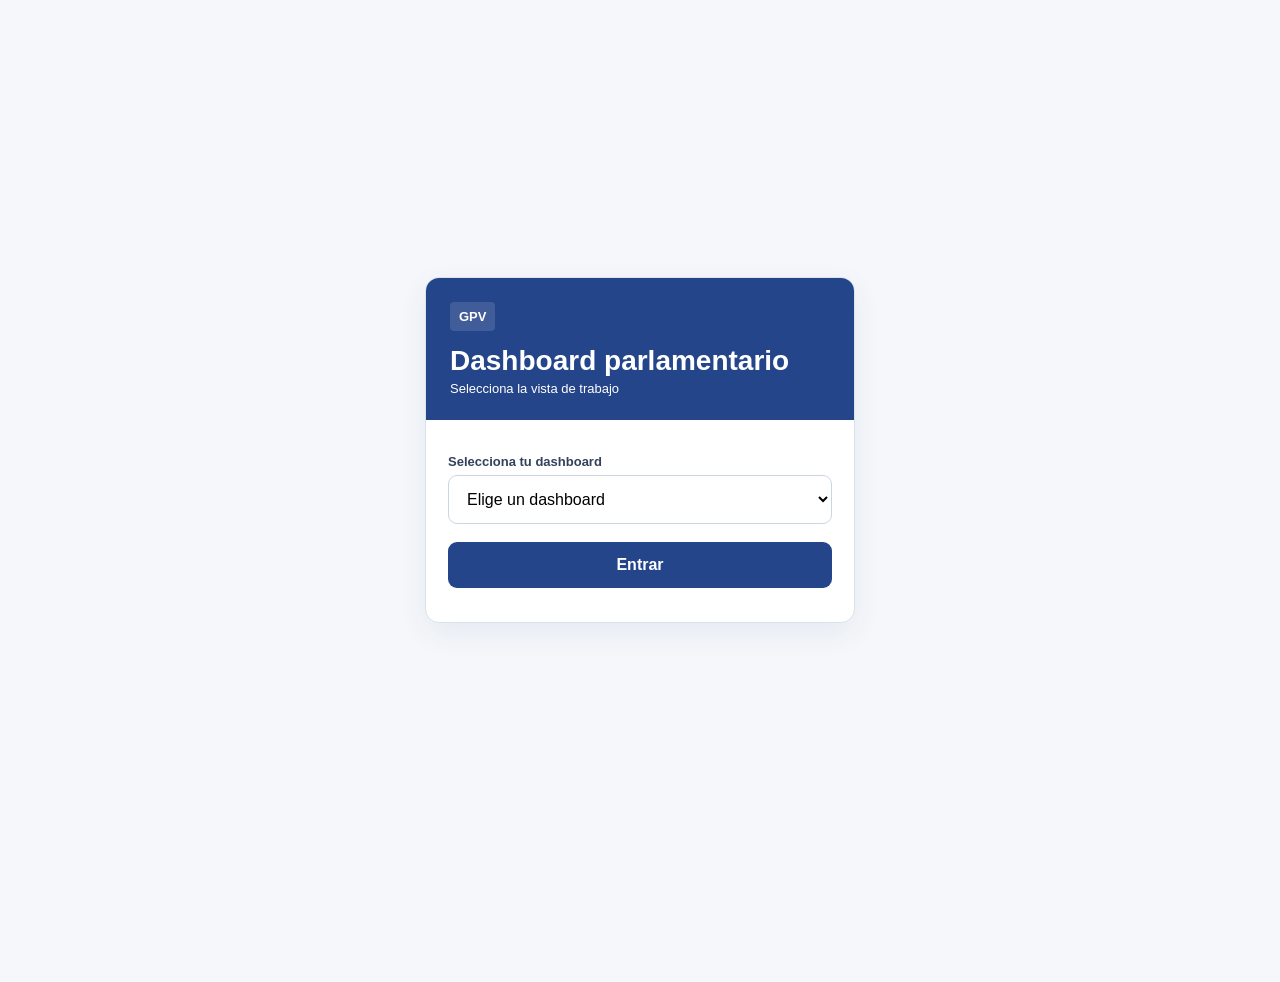
<file: index-agenda-corregido.html>
﻿<!doctype html>
<html lang="es">
<head>
<meta charset="utf-8"><meta name="viewport" content="width=device-width,initial-scale=1,viewport-fit=cover"><meta name="theme-color" content="#24458a"><meta name="apple-mobile-web-app-title" content="GPV"><meta name="application-name" content="GPV"><link rel="manifest" href="manifest.webmanifest?v=1"><meta name="mobile-web-app-capable" content="yes"><meta name="apple-mobile-web-app-capable" content="yes"><meta name="apple-mobile-web-app-status-bar-style" content="default"><title>GPV</title><link rel="apple-touch-icon" href="gpv-icon.png?v=7"><link rel="apple-touch-icon" sizes="180x180" href="gpv-icon.png?v=7"><link rel="icon" type="image/png" sizes="180x180" href="gpv-icon.png?v=7">
<style>
*{box-sizing:border-box}body{margin:0;background:#f5f7fa;color:#17233b;font-family:-apple-system,BlinkMacSystemFont,"Segoe UI",Arial,sans-serif}.app{max-width:760px;margin:auto;min-height:100vh;padding-bottom:82px}header{background:#24458a;color:#fff;padding:22px 24px 26px}.eyebrow{display:flex;gap:12px;align-items:center;font-size:15px}.eyebrow b{background:#ffffff20;padding:7px 9px;border-radius:4px}h1{font-size:36px;margin:18px 0 2px}header span{color:#dce5f5}main{padding:14px}.card,.alert{background:#fff;border:1px solid #dbe2ec;border-radius:10px;margin-bottom:14px;overflow:hidden}.alert{padding:17px 20px;background:#fff5f2;border-color:#efcfc5}.alert h3,.cardtitle h3,.group-title{font-size:15px;letter-spacing:.08em;color:#193b7a}.alert h3{color:#a84432;margin:0 0 10px}.alert p{margin:8px 0;line-height:1.38}.cardtitle{padding:14px 18px;background:#f0f3f8;border-bottom:1px solid #dbe2ec;display:flex;justify-content:space-between;align-items:center}.cardtitle h3{margin:0}.cardtitle span{color:#8995a7;font-size:13px}.row{display:grid;grid-template-columns:90px 1fr;padding:14px 18px;border-bottom:1px solid #e7ebf1}.date{font-weight:700;line-height:1.45;white-space:pre-line}.row b,.task b{display:block}.row small,.task small{display:block;color:#8b97a9;margin-top:4px}.pills{display:flex;gap:7px;padding:11px 16px;flex-wrap:wrap}.pill{padding:7px 11px;border:1px solid #d8dfeb;border-radius:999px;font-size:12px;background:#fff;color:#17233b;font-family:inherit;cursor:pointer}.pill:focus-visible{outline:2px solid #24458a;outline-offset:2px}.pill.active{background:#24458a;color:#fff}.task{display:grid;grid-template-columns:30px minmax(0,1fr) auto;gap:9px;align-items:center;padding:13px 16px;border-top:1px solid #edf0f4}.check{width:23px;height:23px;border:2px solid #aab6c6;border-radius:50%;background:#fff}.check.done{background:#24458a;border-color:#24458a;position:relative}.check.done:after{content:'✓';color:#fff;position:absolute;left:4px;top:-1px;font-weight:800}.task.done b{text-decoration:line-through;color:#8b97a9}.badge{font-size:10px;font-weight:800;background:#fff0e9;padding:5px 7px;border-radius:6px;color:#a84432}.group-title{margin:18px 4px 8px}.taskbox{background:#fff;border:1px solid #dbe2ec;border-radius:10px;overflow:hidden;margin-bottom:14px}.taskhead{display:flex;justify-content:space-between;align-items:center;margin:3px 2px 12px}.taskhead h2{margin:0}.taskhead button,.primary{border:0;background:#24458a;color:#fff;border-radius:10px;padding:11px 14px;font-weight:700}.soon{padding:40px 5px;color:#67758b}.linkbtn{border:0;background:none;color:#193b7a;font-weight:700;padding:12px 18px;font-size:14px}.bottomnav{position:fixed;bottom:0;left:0;right:0;margin:auto;max-width:760px;height:72px;padding-bottom:env(safe-area-inset-bottom);background:#fff;border-top:1px solid #dce2ea;display:grid;grid-template-columns:repeat(5,1fr);z-index:5}.bottomnav button{border:0;background:#fff;color:#9aa6b5;display:flex;flex-direction:column;align-items:center;justify-content:center;gap:4px;font-size:19px}.bottomnav button.active{color:#24458a;border-top:3px solid #f2b33d}.bottomnav small{font-size:10px}.modal{position:fixed;inset:0;background:#0007;z-index:10;display:flex;align-items:flex-end;justify-content:center}.sheet{background:#fff;width:min(760px,100%);padding:22px;border-radius:18px 18px 0 0}.sheet h2{margin-top:0}.sheet input,.sheet select{width:100%;padding:14px;font-size:16px;border:1px solid #ccd5e1;border-radius:9px;margin:7px 0}.actions{display:flex;gap:8px;margin-top:10px}.actions button{padding:12px 15px;border-radius:9px;border:1px solid #ccd5e1}.actions .primary{border:0}.hidden{display:none}@media(max-width:420px){h1{font-size:31px}.row{grid-template-columns:78px 1fr}.badge{display:none}main{padding:11px}header{padding:19px}}


.loginwrap{min-height:100vh;display:flex;align-items:center;justify-content:center;padding:24px;background:#f5f7fa}.loginbox{width:min(430px,100%);background:#fff;border:1px solid #dbe2ec;border-radius:14px;overflow:hidden;box-shadow:0 10px 30px #193b7a12}.loginhead{background:#24458a;color:#fff;padding:24px}.loginhead b{display:inline-block;background:#ffffff20;padding:7px 9px;border-radius:4px;margin-bottom:14px}.loginhead h1{font-size:28px;margin:0 0 4px}.loginbody{padding:22px}.loginbody label{display:block;font-size:13px;font-weight:700;margin:12px 0 6px;color:#33415c}.loginbody input,.loginbody select{width:100%;padding:14px;font-size:16px;border:1px solid #cbd5e1;border-radius:9px;background:#fff}.loginbody button{width:100%;margin-top:18px;border:0;background:#24458a;color:#fff;border-radius:9px;padding:14px;font-size:16px;font-weight:700}.error{margin-top:12px;color:#a84432;font-size:13px}.loading{padding:30px;text-align:center;color:#67758b}.logout{border:1px solid #ffffff66;background:transparent;color:#fff;border-radius:8px;padding:7px 10px;font-size:12px}.headerline{display:flex;justify-content:space-between;align-items:center}.brandline{display:flex;align-items:center;gap:12px;min-width:0}.gpv-header-logo{width:112px;height:auto;display:block;flex:0 0 auto}.brandtext{display:none}@media(max-width:420px){.gpv-header-logo{width:104px}.brandline{gap:9px}}.meta{font-size:12px;color:#8b97a9;margin-top:4px}.empty{padding:18px;color:#8b97a9}.orderlink{display:inline-block;margin-top:7px;color:#173f86;font-size:12px;font-weight:700;text-decoration:none;border-bottom:1px solid #173f86}.extlinks{padding:13px 18px;border-top:1px solid #e5eaf1;display:flex;gap:18px;flex-wrap:wrap}.extlinks a{color:#173f86;font-weight:700;text-decoration:none;border-bottom:1px solid #173f86}.counts{display:flex;gap:34px;padding:18px 18px 12px}.count strong{font-size:30px;color:#163774;display:block}.count span{color:#657185}.reqhead,.reqrow{display:grid;grid-template-columns:130px 1fr 120px;gap:12px;padding:10px 18px}.reqhead{font-size:11px;font-weight:800;letter-spacing:.08em;color:#8a96a8;border-top:1px solid #e7ebf1;border-bottom:1px solid #e7ebf1}.reqrow{border-bottom:1px solid #e7ebf1;align-items:start}.reqrow .exp{color:#8a96a8}.reqrow .subject{font-weight:700;line-height:1.35}.reqrow .subject small{font-weight:400;color:#657185;line-height:1.4}.status{font-size:10px;font-weight:800;letter-spacing:.06em;padding:5px 7px;border-radius:5px;background:#fff4d8;color:#b17d12;width:max-content}.status.red{background:#fff0e9;color:#b64c35}.bopvbody,.radarbody{padding:20px 18px;color:#657185;line-height:1.45}.bopvbody p{margin:0 0 14px}.radarbody h4{font-size:18px;color:#17233b;margin:8px 0}.radarbody .radardate{float:right;color:#8a96a8;font-family:monospace}.radartag{display:inline-block;background:#fff4d8;color:#b17d12;font-weight:800;font-size:11px;padding:4px 7px;border-radius:4px}.quicktask{padding:14px 18px;background:#f0f3f8;border-bottom:1px solid #dbe2ec}.quicktask input,.quicktask select{padding:10px;border:1px solid #cfd8e5;border-radius:7px;font:inherit;background:#fff}.quicktask input{width:100%;margin-bottom:9px}.quicktask .qrow{display:grid;grid-template-columns:1fr 1fr auto;gap:8px}.quicktask button{border:0;background:#24458a;color:white;font-weight:700;border-radius:7px;padding:0 15px}@media(max-width:520px){.reqhead,.reqrow{grid-template-columns:95px 1fr 88px;font-size:12px}.quicktask .qrow{grid-template-columns:1fr 1fr}.quicktask button{grid-column:1/-1;padding:10px}.extlinks{gap:12px}}
.initiative{padding:16px 18px;border-bottom:1px solid #e7ebf1}.initiative:last-child{border-bottom:0}.initiative-top{display:flex;justify-content:space-between;gap:12px;align-items:flex-start}.initiative h4{margin:0;font-size:16px;line-height:1.4;color:#17233b}.initiative-meta{display:flex;gap:12px;flex-wrap:wrap;margin-top:8px;font-size:12px;color:#6f7c90}.initiative-meta b{color:#193b7a}.answered{font-size:10px;font-weight:800;letter-spacing:.06em;padding:5px 7px;border-radius:5px;background:#eaf5ed;color:#34734a;white-space:nowrap}.initiative-link{display:inline-block;margin-top:9px;color:#173f86;font-size:12px;font-weight:700;text-decoration:none;border-bottom:1px solid #173f86}.initiative-note{padding:14px 18px;color:#7c899c;font-size:12px;line-height:1.45;background:#fafbfd}.pageintro{margin:2px 2px 12px}.pageintro h2{margin:0 0 4px;font-size:24px}.pageintro p{margin:0;color:#718096;font-size:13px}




.hubgrid{display:grid;grid-template-columns:1fr;gap:10px}.hubcard{display:grid;grid-template-columns:42px minmax(0,1fr) 22px;gap:12px;align-items:center;background:#fff;border:1px solid #dbe2ec;border-radius:9px;padding:15px 16px;text-decoration:none;color:#17233b}.hubcard:active{background:#f0f3f8}.hubicon{width:38px;height:38px;border-radius:8px;background:#eef3fb;color:#24458a;display:flex;align-items:center;justify-content:center;font-size:20px;font-weight:800}.hubtext b{display:block;font-size:14px;color:#193b7a;margin-bottom:3px}.hubtext span{display:block;font-size:11.5px;color:#718096;line-height:1.35}.hubarrow{font-size:28px;color:#9aa6b5;line-height:1}.danger{color:#a84432;background:#fff5f2;border-color:#efcfc5!important}


/* Ajuste visual compacto: referencia exacta del artefacto */
body{font-size:13px}.app{max-width:760px}header{padding:17px 20px 20px}.eyebrow{font-size:12px;gap:10px}.eyebrow b{padding:6px 8px}h1{font-size:28px;margin:14px 0 2px}header span{font-size:12px}main{padding:11px}.card,.alert,.taskbox{border-radius:8px;margin-bottom:11px}.cardtitle{padding:11px 15px}.cardtitle h3,.alert h3,.group-title{font-size:12px}.cardtitle span{font-size:11px}.pills{gap:7px;padding:9px 14px}.pill{padding:6px 10px;font-size:11px}.row{grid-template-columns:72px 1fr;padding:11px 15px;font-size:12px}.date{font-size:12px}.row small,.task small{font-size:10.5px;margin-top:2px}.orderlink{font-size:10.5px;margin-top:5px}.alert{margin:10px 14px 12px;padding:13px 15px}.alert h3{margin:0 0 7px}.alert p{font-size:11.5px;margin:6px 0;line-height:1.35}.extlinks{padding:10px 15px;font-size:12px}.counts{padding:14px 15px 9px}.count strong{font-size:24px}.count span{font-size:11px}.reqhead,.reqrow{padding:8px 15px;font-size:10.5px}.bopvbody,.radarbody{padding:15px;font-size:12px}.radarbody h4{font-size:14px;margin:6px 0}.radartag{font-size:9px}.quicktask{padding:11px 15px}.quicktask input,.quicktask select{padding:8px;font-size:12px}.task{padding:10px 14px;font-size:12px}.linkbtn{padding:10px 15px;font-size:12px}.initiative{padding:12px 15px}.initiative h4{font-size:13px;display:-webkit-box;-webkit-line-clamp:2;-webkit-box-orient:vertical;overflow:hidden}.initiative-meta{font-size:10.5px;margin-top:6px}.initiative-link{font-size:10.5px}.pageintro h2{font-size:19px}.pageintro p{font-size:11px}.bottomnav{height:64px}.bottomnav button{font-size:17px}.bottomnav small{font-size:9px}@media(max-width:420px){h1{font-size:27px}.row{grid-template-columns:70px 1fr}header{padding:16px 18px 19px}main{padding:9px}}


/* Ajustes de Inicio: agenda con la misma escala tipográfica que el resto */
.card.agenda-card .row{font-size:11.5px;line-height:1.3}.card.agenda-card .date{font-size:11px;line-height:1.3}.card.agenda-card .row b{font-size:11.5px;line-height:1.3}.card.agenda-card .row small{font-size:10px;line-height:1.3}.radar-actions{display:flex;gap:8px;margin-top:12px}.radar-actions button{border:1px solid #cfd8e5;background:#fff;color:#173f86;border-radius:7px;padding:7px 10px;font:inherit;font-size:11px;font-weight:700}.radar-actions button.primary-mini{background:#24458a;color:#fff;border-color:#24458a}
.radar-actions .quick-add-task{background:#24458a;color:#fff;border-color:#24458a}.radar-actions .quick-add-task.added{background:#eef3f6;color:#6f7c90;border-color:#d7dee8}


/* Confirmaciones y edición de tareas */
.task{grid-template-columns:30px minmax(0,1fr) auto}.task-side{display:flex;align-items:center;gap:7px}.task[data-task-longpress]{-webkit-user-select:none;user-select:none;touch-action:pan-y}.task[data-task-longpress].pressing{background:#f0f3f8}.task-actions{display:none}
.sheet label{display:block;font-size:11px;font-weight:800;color:#526078;margin:10px 0 2px;letter-spacing:.03em}.sheet .danger{margin-left:auto;color:#a84432;background:#fff;border-color:#e7c2ba}
.toast{position:fixed;left:50%;bottom:84px;transform:translateX(-50%);z-index:50;max-width:calc(100vw - 28px);background:#17233b;color:#fff;border-radius:9px;padding:10px 12px;box-shadow:0 8px 24px #0003;display:flex;align-items:center;gap:12px;font-size:12px;font-weight:700;animation:toastin .16s ease-out}.toast button{border:0;background:transparent;color:#ffd36b;font:inherit;font-size:12px;font-weight:800;padding:2px 0}.toast.success:before{content:'✓';display:inline-grid;place-items:center;width:18px;height:18px;border-radius:50%;background:#ffffff24}.toast.hidden{display:none}@keyframes toastin{from{opacity:0;transform:translate(-50%,8px)}to{opacity:1;transform:translate(-50%,0)}}
.app-notification{position:fixed;z-index:70;top:max(12px,env(safe-area-inset-top));left:50%;transform:translateX(-50%);width:min(720px,calc(100vw - 24px));display:grid;grid-template-columns:44px minmax(0,1fr) 24px;gap:11px;align-items:center;padding:13px 14px;border:1px solid rgba(255,255,255,.75);border-radius:20px;background:rgba(220,231,250,.96);color:#17233b;box-shadow:0 12px 34px rgba(23,35,59,.24);backdrop-filter:blur(14px);-webkit-backdrop-filter:blur(14px);animation:notifyin .24s ease-out;cursor:pointer}.app-notification-icon{width:44px;height:44px;border-radius:12px;background:#173f86;color:#fff;display:grid;place-items:center;font-size:23px}.app-notification-copy{min-width:0}.app-notification-copy b{display:block;font-size:14px;line-height:1.2;margin-bottom:3px}.app-notification-copy span{display:block;font-size:12px;line-height:1.3}.app-notification-close{align-self:start;border:0;background:transparent;color:#657185;font-size:18px;line-height:1;padding:2px;cursor:pointer}@keyframes notifyin{from{opacity:0;transform:translate(-50%,-12px)}to{opacity:1;transform:translate(-50%,0)}}@media(max-width:520px){.app-notification{grid-template-columns:40px minmax(0,1fr) 22px;padding:11px 12px;border-radius:18px}.app-notification-icon{width:40px;height:40px;font-size:21px}.app-notification-copy b{font-size:13px}.app-notification-copy span{font-size:11px}}
@media(max-width:420px){.task-side{gap:5px}.badge{display:inline-block;font-size:9px}}


/* Iniciativas en Inicio: formato compacto y legible en móvil */
.home-init-list{border-top:1px solid #e7ebf1}.home-init-row{display:flex;justify-content:space-between;gap:12px;align-items:flex-start;padding:11px 15px;border-bottom:1px solid #e7ebf1}.home-init-main{min-width:0;flex:1;display:grid;grid-template-columns:126px minmax(0,1fr);gap:12px}.home-init-exp{font-size:10.5px;color:#8a96a8;white-space:nowrap}.home-init-text{min-width:0;font-size:11.5px;line-height:1.35}.home-init-text b{display:block;color:#17233b}.home-init-text small{display:block;margin-top:3px;color:#657185;font-size:10.5px;font-weight:400}.home-init-row .status{flex:0 0 auto;max-width:118px;text-align:center;white-space:normal;line-height:1.2}.counts+.pills{padding-top:4px}
@media(max-width:520px){.home-init-row{display:block;padding:11px 15px}.home-init-main{display:block}.home-init-exp{display:block;margin-bottom:4px}.home-init-text{font-size:11.5px}.home-init-row .status{display:inline-block;margin-top:7px;max-width:100%;font-size:9.5px}.counts{gap:28px}.pills{overflow-x:auto;flex-wrap:nowrap;-webkit-overflow-scrolling:touch}.pills .pill{white-space:nowrap;flex:0 0 auto}.reqhead{display:none}.reqrow{display:block}.reqrow>*{display:block;margin-bottom:5px}}


/* Etiquetas de área/departamento en tareas */
.area-badge{font-size:9.5px;font-weight:800;padding:5px 7px;border-radius:6px;white-space:nowrap}
.area-justicia{background:#e8f0ff;color:#214f9b}
.area-cultura{background:#f1eaff;color:#6b3fa0}
.area-movilidad{background:#e7f5ec;color:#2f7650}
.area-otros{background:#eef1f5;color:#5f6d80}
.home-task .task-actions{display:none}
.admin-filter{padding:11px 15px;border-bottom:1px solid #e2e7ef;background:#fafbfd;display:flex;align-items:center;gap:10px}.admin-filter b{font-size:11px;color:#193b7a;letter-spacing:.04em}.person-filter{min-width:180px;max-width:100%;padding:7px 9px;border:1px solid #cfd8e5;border-radius:7px;background:#fff;color:#17233b;font:inherit}@media(max-width:420px){.admin-filter{align-items:flex-start;flex-direction:column}.person-filter{width:100%}}


/* Tareas: tarjetas visuales por etiqueta */
.taskbox{background:transparent;border:0;border-radius:0;overflow:visible;display:grid;gap:9px}
.task{grid-template-columns:32px minmax(0,1fr);gap:10px;padding:13px 14px;border:1px solid #dbe2ec;border-left-width:4px;border-radius:8px;background:#fff;min-height:68px}
.task + .task{border-top-width:1px}
.task-copy{min-width:0;display:grid;grid-template-columns:max-content minmax(0,1fr);column-gap:10px;row-gap:4px;align-items:center}
.task-copy b{font-size:14px;line-height:1.35;font-weight:500;color:#4e5b70}
.task-copy small{grid-column:2;color:#8793a5;font-size:11px}
.task-side{display:none}
.task.area-justicia{background:#f3f6fc;border-left-color:#315b9d}
.task.area-cultura{background:#f7f2fc;border-left-color:#7652a0}
.task.area-movilidad{background:#eef8f2;border-left-color:#33865b}
.task.area-otros{background:#f5f6f8;border-left-color:#778395}
.task .area-badge.area-justicia{background:#e5edfb;color:#214f9b}
.task .area-badge.area-cultura{background:#eee5f8;color:#6b3fa0}
.task .area-badge.area-movilidad{background:#e3f3e9;color:#2f7650}
.task .area-badge.area-otros{background:#e9edf2;color:#5f6d80}
.group-title{font-size:12px;letter-spacing:.08em;color:#8994a5;display:flex;align-items:center;gap:7px;margin:18px 4px 9px}
.group-title:before{content:'';width:9px;height:9px;border-radius:50%;background:#aab4c2}
.quicktask{background:#f1f4fa}
@media(max-width:520px){.task{padding:12px 11px}.task-copy{grid-template-columns:max-content minmax(0,1fr);column-gap:8px}.task-copy b{font-size:13px}.area-badge{font-size:8.5px}}


/* Ajustes finales solicitados 06/09: encabezados sin logo, agenda/radar/Inicio más compactos */
/* Agenda: máximo dos líneas por título de evento */
.agenda-card .row>div:nth-child(2)>b{display:-webkit-box;-webkit-line-clamp:2;-webkit-box-orient:vertical;overflow:hidden;line-height:1.3}
/* Inicio > Iniciativas: máximo dos líneas por título */
.home-init-text b{display:-webkit-box;-webkit-line-clamp:2;-webkit-box-orient:vertical;overflow:hidden;line-height:1.3}
/* Inicio > Iniciativas más compacto */
.home-init-row{padding-top:8px;padding-bottom:8px}.home-init-text small{margin-top:2px}.home-init-row .initiative-link{margin-top:5px}
/* Radar: entradas mucho más breves */
.radarbody{padding:11px 15px}.radarbody h4{font-size:13px;line-height:1.3;margin:5px 0;display:-webkit-box;-webkit-line-clamp:2;-webkit-box-orient:vertical;overflow:hidden}.radarbody p{margin:5px 0;line-height:1.3;display:-webkit-box;-webkit-line-clamp:2;-webkit-box-orient:vertical;overflow:hidden}.radarbody .extlinks{padding-top:4px;padding-bottom:2px}.radar-actions{margin-top:7px}


/* Banco de Datos */
.bd-toolbar{display:grid;gap:9px;margin:0 2px 13px}.bd-search{width:100%;padding:11px 12px;border:1px solid #cfd8e5;border-radius:8px;background:#fff;font:inherit}.bd-mode{display:flex;gap:7px;flex-wrap:wrap}.bd-section{margin:0 2px 24px}.bd-sectitle{display:flex;align-items:center;gap:9px;margin-bottom:4px}.bd-sectitle h3{margin:0;font-size:18px;font-family:Georgia,'Times New Roman',serif;color:#17233b}.bd-dot{width:10px;height:10px;border-radius:50%;background:#24458a;flex:0 0 auto}.bd-grid{display:grid;grid-template-columns:1fr 1fr;gap:10px}.bd-card{display:block;background:#fff;border:1px solid #dde3ec;border-left:4px solid #24458a;border-radius:7px;padding:12px 13px;color:inherit;text-decoration:none}.bd-dato{font-family:Georgia,'Times New Roman',serif;font-weight:700;font-size:21px;color:#17233b;line-height:1.15;margin-bottom:5px}.bd-exp{font-size:11.5px;color:#4e5b70;line-height:1.35;margin-bottom:6px}.bd-meta{font-size:10.5px;color:#7b8799;margin-bottom:6px}.bd-fuente{font-size:11px;font-weight:700;color:#2f7a52}.bd-actions{display:flex;gap:8px;margin-top:9px}.bd-actions button{border:1px solid #cfd8e5;background:#fff;color:#173f86;border-radius:7px;padding:6px 8px;font:inherit;font-size:10.5px;font-weight:700}.bd-area{font-size:10px;color:#657185;margin-bottom:4px}.hubcard{font-family:inherit;text-align:left;width:100%}@media(max-width:460px){.bd-grid{grid-template-columns:1fr}.bd-dato{font-size:20px}}


/* Etiquetas y jerarquía de las entradas de Agenda */
.agenda-type-tag{display:inline-block;margin:0 0 5px;padding:3px 7px;border-radius:999px;font-size:8.5px;font-weight:900;letter-spacing:.04em;line-height:1.2}
.agenda-tag-pleno{background:#fde8e8;color:#a51d1d;border:1px solid #f4bcbc}
.agenda-tag-comision{background:#fff3c8;color:#7b5b00;border:1px solid #efd77c}
.agenda-tag-grupo{background:#e7efff;color:#214f9b;border:1px solid #bdd0f4}
.agenda-tag-mesa{background:#e5f5ea;color:#23733c;border:1px solid #b8dfc4}
.agenda-tag-otros{background:#edf0f4;color:#5f6d80;border:1px solid #d5dbe3}
.today-otros{border-top:1px solid #e2e7ef;background:#fafbfd}
.today-otros summary{list-style:none;cursor:pointer;padding:10px 12px;color:#5f6d80;font-size:10px;font-weight:900;letter-spacing:.05em;display:flex;align-items:center;justify-content:space-between}
.today-otros summary::-webkit-details-marker{display:none}
.today-otros summary:after{content:'⌄';font-size:15px;line-height:1;transition:transform .15s ease}
.today-otros[open] summary:after{transform:rotate(180deg)}
.today-otros[open] summary{border-bottom:1px solid #e2e7ef}
.agenda-entry b{display:block!important;-webkit-line-clamp:2!important;margin-bottom:2px;color:#17233b;font-size:11px!important;line-height:1.22!important}
.agenda-detail{font-size:9.5px;line-height:1.22;color:#566378;margin-top:1px;display:-webkit-box;-webkit-line-clamp:2;-webkit-box-orient:vertical;overflow:hidden}
.agenda-place{font-size:9px;line-height:1.18;color:#8a96a8;margin-top:1px;white-space:nowrap;overflow:hidden;text-overflow:ellipsis}
.agenda-entry .orderlink{display:inline-block;margin-top:3px;font-size:9.5px}
.agenda-card .row.agenda-entry{grid-template-columns:62px 1fr;padding:7px 12px;gap:8px}.agenda-card .row.agenda-entry .date{font-size:9.5px;line-height:1.2}.agenda-type-tag{margin-bottom:3px;padding:2px 6px;font-size:8px}




/* Tareas: mejoras de densidad y prioridad */
.quicktask .qrow{display:flex;gap:8px;align-items:center}
.quicktask .qrow input{flex:1;width:100%;min-width:0}
.task-priority-card{border-radius:12px;padding:12px;margin:8px 0}
.task-priority-urgente{background:#fff1f1}
.task-priority-pronto{background:#fff9e8}
.task-priority-cuando{background:#eef3f6}
.task-title-full{display:block;width:100%;font-weight:800;margin-bottom:6px}
.task-label-below{display:inline-block;margin-top:2px;font-size:.78rem;padding:4px 7px;border-radius:999px;background:rgba(0,0,0,.06)}
.task-quick-actions{display:flex;gap:8px;margin-top:8px;flex-wrap:wrap}
.task-priority-card{grid-template-columns:30px minmax(0,1fr) auto}
.task-edit-btn{border:1px solid #cfd8e5;background:#fff;color:#173f86;border-radius:7px;padding:6px 8px;font-size:10px;font-weight:700}


/* Diseño definitivo de tareas */
.quicktask .qrow{display:flex;gap:9px;align-items:stretch}
.quicktask .qrow input{margin:0;min-height:38px}
.quicktask .qrow button{flex:0 0 auto;min-height:38px;padding:8px 15px;white-space:nowrap}
.task-priority-card{display:grid;grid-template-columns:21px minmax(0,1fr) auto;gap:9px;align-items:start;min-height:0;margin:6px 10px;padding:9px 10px;border:1px solid #e0e5ed;border-left:4px solid #aab4c2;border-radius:10px;box-shadow:0 1px 4px rgba(23,35,59,.04)}
.taskbox .task-priority-card{margin:0}
.task-priority-card.task-priority-urgente{background:#fff7f6;border-left-color:#c85b4b}
.task-priority-card.task-priority-pronto{background:#fffbf0;border-left-color:#d5a128}
.task-priority-card.task-priority-cuando{background:#f5f8fa;border-left-color:#7b8b9d}
.task-priority-card .check{width:20px;height:20px;margin-top:0;cursor:pointer}
.task-priority-card .check.done:after{left:3px;top:-2px;font-size:13px}
.task-copy{display:block;min-width:0}
.task-copy b{display:block;width:100%;margin:0;color:#17233b;font-size:11.5px;font-weight:700;line-height:1.3;white-space:normal;overflow:visible;overflow-wrap:anywhere}
.task-meta{display:flex;align-items:center;gap:6px;flex-wrap:wrap;margin-top:4px;color:#7b8799;font-size:9.5px}
.task-meta small{display:inline;margin:0;color:#7b8799;font-size:9.5px}
.task-label-below{display:inline-flex;align-items:center;margin:0;padding:3px 6px;border-radius:999px;background:rgba(36,69,138,.08);color:#24458a;font-size:9px;font-weight:700;line-height:1.15}
.task-edit-btn{align-self:start;margin:0;border:0;background:transparent;color:#24458a;border-radius:5px;padding:3px 2px;font-size:9.5px;line-height:1.1;font-weight:750;cursor:pointer}
.task-page-back{display:inline-flex;align-items:center;gap:5px;margin:0 0 14px;padding:8px 10px;border:1px solid #d5dce7;border-radius:8px;background:#fff;color:#24458a;font:inherit;font-size:12px;font-weight:750;cursor:pointer}
.taskhead{align-items:flex-start;margin-bottom:15px}
.taskhead h2{font-size:21px;line-height:1.2}
.completed-tasks{margin-top:18px;border:1px solid #dbe2ec;border-radius:9px;background:#fff;overflow:hidden}.completed-tasks summary{display:flex;align-items:center;justify-content:space-between;padding:11px 13px;color:#69768a;font-size:11px;font-weight:800;letter-spacing:.07em;cursor:pointer;list-style:none}.completed-tasks summary::-webkit-details-marker{display:none}.completed-tasks summary:after{content:'⌄';margin-left:auto;color:#24458a;font-size:16px;line-height:1;transition:transform .15s ease}.completed-tasks[open] summary:after{transform:rotate(180deg)}.completed-tasks summary span{margin-left:7px;margin-right:8px;padding:2px 6px;border-radius:999px;background:#eef2f7;color:#526078;font-size:9px;letter-spacing:0}.completed-tasks .taskbox{margin:0;padding:0 8px 8px}.completed-tasks[open] summary{border-bottom:1px solid #e5eaf1}
@media(max-width:520px){.task-priority-card{grid-template-columns:21px minmax(0,1fr) auto;gap:8px;padding:9px 9px}.task-edit-btn{grid-column:3;grid-row:1;justify-self:end;margin:0}.task-copy b{font-size:11.5px}.quicktask .qrow{display:grid;grid-template-columns:minmax(0,1fr) auto}.quicktask .qrow button{grid-column:auto;padding:8px 12px}}


</style>
</head><body><div id="app" class="app"></div>
<script>
(function(){
const SUPABASE_URL='https://baouzhstdacwrijufkgf.supabase.co';
const SUPABASE_KEY='sb_publishable_0IxQU9UXOH5GStO4Hp-z-A_ndghtF9w';
const AGENDA_ARTIFACT='https://claude.ai/code/artifact/820fe5f4-3875-4b39-8ff4-46510afe602e';
const SOLICITUDES_ARTIFACT='https://claude.ai/code/artifact/b1a0d2a2-ab09-493e-a9d9-06e75bd71fc4';
const AGENDA_CSV_URL='https://docs.google.com/spreadsheets/d/1xUZ1Q7XDGQCw406Woy1imLppYszBJ9cEjk0__fmP3wU/export?format=csv&gid=2109091836';
const PLAZOS_CSV_URL='https://docs.google.com/spreadsheets/d/1xUZ1Q7XDGQCw406Woy1imLppYszBJ9cEjk0__fmP3wU/export?format=csv&gid=678968056';
const AGENDA_GVIZ_URL='https://docs.google.com/spreadsheets/d/1xUZ1Q7XDGQCw406Woy1imLppYszBJ9cEjk0__fmP3wU/gviz/tq?gid=2109091836';
const INICIATIVAS_CSV_URL='https://docs.google.com/spreadsheets/d/1xUZ1Q7XDGQCw406Woy1imLppYszBJ9cEjk0__fmP3wU/export?format=csv&gid=2017735442';
const ASIGNADAS_CSV_URL='https://docs.google.com/spreadsheets/d/1xUZ1Q7XDGQCw406Woy1imLppYszBJ9cEjk0__fmP3wU/export?format=csv&gid=1135153606';
const ASIGNADAS_GVIZ_URL='https://docs.google.com/spreadsheets/d/1xUZ1Q7XDGQCw406Woy1imLppYszBJ9cEjk0__fmP3wU/gviz/tq?gid=1135153606';
const RADAR_CSV_URL='https://docs.google.com/spreadsheets/d/1xUZ1Q7XDGQCw406Woy1imLppYszBJ9cEjk0__fmP3wU/export?format=csv&gid=1468202609';
const BOPV_CSV_URL='https://docs.google.com/spreadsheets/d/1tmsuoYBO1fTLp7oQ-m5COxuKg9qVlX24JURRllospNE/export?format=csv&gid=2120975928';
const BANCO_DATOS_CSV_URL='https://docs.google.com/spreadsheets/d/1lm2ujBzBe0GSAjKLlmFB-48PATZ5QnYTVLp69Jldxwo/export?format=csv&gid=0';
const ACCESOS_CSV_URL='https://docs.google.com/spreadsheets/d/1xUZ1Q7XDGQCw406Woy1imLppYszBJ9cEjk0__fmP3wU/export?format=csv&gid=1724874454';
const PENDIENTES_CSV_URL='https://docs.google.com/spreadsheets/d/1xUZ1Q7XDGQCw406Woy1imLppYszBJ9cEjk0__fmP3wU/export?format=csv&gid=535883475';
const SANTI_COSAS_CSV_URL='https://docs.google.com/spreadsheets/d/1xUZ1Q7XDGQCw406Woy1imLppYszBJ9cEjk0__fmP3wU/export?format=csv&gid=1813004350';
const ALBA_COSAS_CSV_URL='https://docs.google.com/spreadsheets/d/1xUZ1Q7XDGQCw406Woy1imLppYszBJ9cEjk0__fmP3wU/export?format=csv&gid=1974715431';
const PEOPLE={
 'lopez.s@legebiltzarra.eus':{name:'Santi López',areas:['Cultura','Movilidad Sostenible','Justicia y Derechos Humanos']},
 'domaica.a@legebiltzarra.eus':{name:'Ainhoa Domaica',areas:['Gobernanza, Administración Digital y Autogobierno','Seguridad','Turismo, Comercio y Consumo']},
 'morales.a@legebiltzarra.eus':{name:'Ana Morales',areas:['Grupo EITB','Vivienda y Agenda Urbana','Alimentación, Desarrollo Rural, Agricultura y Pesca']},
 'gotxi.a@legebiltzarra.eus':{name:'Álvaro Gotxi',areas:['Economía, Trabajo y Empleo','Hacienda y Finanzas','Industria, Transición Energética y Sostenibilidad']},
 'larrea.m@legebiltzarra.eus':{name:'Muriel Larrea',areas:['Deporte','Educación','Ciencia, Universidades e Innovación']},
 'garrido.l@legebiltzarra.eus':{name:'Laura Garrido',areas:['Lehendakaritza','Política Lingüística','Salud','Bienestar, Juventud y Reto Demográfico']}
};
const ALL_AREAS=[...new Set(Object.values(PEOPLE).flatMap(p=>p.areas))];
// Las asignaciones explícitas de comisión prevalecen sobre las coincidencias por área/palabras clave.
const COMMISSION_RESPONSIBLE=[
 {match:'comision de cultura, euskera y deporte',person:'Santi López'},
 {match:'cultura, euskera y deporte',person:'Santi López'}
];
function explicitAgendaResponsible(x){if(String(x.parlamentario||'').trim())return String(x.parlamentario).trim();const all=normPerson((x.organ_activity||'')+' '+(x.detail||''));const hit=COMMISSION_RESPONSIBLE.find(r=>all.includes(normPerson(r.match)));return hit?.person||''}


const AREA_KEYWORDS={
 'Cultura':['cultura','patrimonio','museo','arte'], 'Movilidad Sostenible':['movilidad','transporte','ferrocarr','tren','aeropuerto','carretera','metro'], 'Justicia y Derechos Humanos':['justicia','derechos humanos','prision','penitenci','zaballa'],
 'Gobernanza, Administración Digital y Autogobierno':['gobernanza','administracion digital','autogobierno','funcion publica'], 'Seguridad':['seguridad','ertzaintza','policia','delincuencia','siniestralidad','trafico'], 'Turismo, Comercio y Consumo':['turismo','comercio','consumo'],
 'Grupo EITB':['eitb','euskal irrati','television'], 'Vivienda y Agenda Urbana':['vivienda','vpo','alquiler','agenda urbana'], 'Alimentación, Desarrollo Rural, Agricultura y Pesca':['alimentacion','agricultura','pesca','desarrollo rural','ganader'],
 'Economía, Trabajo y Empleo':['economia','empleo','trabajo','paro','laboral'], 'Hacienda y Finanzas':['hacienda','finanzas','deficit','presupuesto','fiscal'], 'Industria, Transición Energética y Sostenibilidad':['industria','energia','energet','electrica','eolico','sostenibilidad'],
 'Deporte':['deporte','deportivo'], 'Educación':['educacion','escuela','ope','maestro','euskera','alumno'], 'Ciencia, Universidades e Innovación':['ciencia','universidad','innovacion','investigacion'],
 'Lehendakaritza':['lehendakaritza','lehendakari','pradales'], 'Política Lingüística':['politica linguistica','euskera','euskara'], 'Salud':['salud','osasun','hospital','sanidad'], 'Bienestar, Juventud y Reto Demográfico':['bienestar','juventud','reto demografico','demografi','natalidad']
};
let session=null,profile=null,agendaItems=[],plazoItems=[],initiativeItems=[],assignedItems=[],radarItems=[],bopvItems=[],accessItems=[],pendingItems=[],santiCosasItems=[],albaCosasItems=[],bancoDatosItems=[],bancoDatosLoaded=false,bancoDatosLoading=false,bancoDatosDep='Todos',bancoDatosSearch='',tab='Inicio',agendaFilters=new Set(['Plenos y Comisiones','Grupo','Mesa y Junta','Otros']),homeTaskFilter='Urgente',initiativeFilter='Todas',homeInitiativeFilter='Todas',adminParlamentarioFilter='Todos',radarParlamentarioFilter='Todos',groupParlamentarioFilter='Todos';
let toastTimer=null,pendingUndo=null,startupNotificationsChecked=false,appNotificationTimer=null;
const app=document.getElementById('app');
const BUZON_PASSWORD='1234';
const TASKS_API_URL='https://script.google.com/macros/s/AKfycbyrWHyc-PwWrccvjufnv7MLnrUom6tTvcJXDtiDXt1Ee9a698ju5vkJi2K0Sy4AUFNs/exec';
let tasks=[],tasksLoadedFor='';
let remoteDismissed=new Set(),remoteStateLoadedFor='',remoteRefreshBusy=false;
let buzonUnlocked=false;


function showToast(message,undoFn=null){let t=document.getElementById('gpvToast');if(!t){t=document.createElement('div');t.id='gpvToast';document.body.appendChild(t)}if(toastTimer)clearTimeout(toastTimer);pendingUndo=undoFn;t.className='toast success';t.innerHTML=`<span>${esc(message)}</span>${undoFn?'<button id="toastUndo">Deshacer</button>':''}`;if(undoFn){document.getElementById('toastUndo').onclick=()=>{const fn=pendingUndo;pendingUndo=null;t.remove();if(fn)fn()}}toastTimer=setTimeout(()=>{pendingUndo=null;t.remove()},2800)}
function notificationUserKey(){return normPerson(currentPersonName()).replace(/\s+/g,'-')||'usuario'}
function readNotificationIds(key){try{const value=JSON.parse(localStorage.getItem(key)||'null');return Array.isArray(value)?value:null}catch(e){return null}}
function responseNotificationKey(x){return [x.expediente||x.titulo||'',x.fechaRespuesta||'',x.respuestaEnlace||'',x.situacion||''].map(normPerson).join('|')}
function isAnsweredInitiative(x){return Boolean(x.respuestaEnlace)||/respond|contestad|respuesta recibida|finalizad|cerrad/i.test(x.situacion||'')}
function responseNotificationsEnabled(){const n=normPerson(currentPersonName());return profile?.role==='parlamentario'||n==='alba langarica'||n==='javier gomara'}
function receivesAllGroupResponses(){const n=normPerson(currentPersonName());return n==='alba langarica'||n==='javier gomara'}
function showAppNotification(title,message,target){
 const old=document.getElementById('gpvAppNotification');if(old)old.remove();if(appNotificationTimer)clearTimeout(appNotificationTimer);
 const box=document.createElement('div');box.id='gpvAppNotification';box.className='app-notification';box.setAttribute('role','status');box.innerHTML=`<div class="app-notification-icon">▤</div><div class="app-notification-copy"><b>${esc(title)}</b><span>${esc(message)}</span></div><button type="button" class="app-notification-close" aria-label="Cerrar">×</button>`;
 box.onclick=e=>{if(e.target.closest('.app-notification-close')){box.remove();return}box.remove();if(target==='Buzón'&&!buzonUnlocked){openBuzonPassword();return}tab=target;render()};document.body.appendChild(box);appNotificationTimer=setTimeout(()=>box.remove(),10000);
}
function checkStartupNotifications(){
 if(startupNotificationsChecked||!responseNotificationsEnabled())return;startupNotificationsChecked=true;
 const n=normPerson(currentPersonName()),isAlbaUser=n==='alba langarica',isSantiUser=n==='santi lopez',allResponses=receivesAllGroupResponses(),userKey=notificationUserKey();
 const inbox=(isAlbaUser?(albaCosasItems||[]):isSantiUser?(santiCosasItems||[]):[]).filter(x=>!itemDismissed('buzon',x));
 const inboxIds=inbox.map(x=>String(x.id));const inboxStore='gpvNotificationInbox:'+userKey;const previousInbox=readNotificationIds(inboxStore);const newInbox=previousInbox===null?inboxIds:inboxIds.filter(id=>!previousInbox.includes(id));if(inboxIds.length)localStorage.setItem(inboxStore,JSON.stringify(inboxIds));
 const initiatives=(allResponses?(initiativeItems||[]):((initiativeItems||[]).filter(isOwnInitiative))).filter(isAnsweredInitiative);
 const responseIds=initiatives.map(responseNotificationKey).filter(Boolean);const responseStore='gpvNotificationResponses:'+userKey;const previousResponses=readNotificationIds(responseStore);const newResponses=previousResponses===null?[]:responseIds.filter(id=>!previousResponses.includes(id));if(responseIds.length)localStorage.setItem(responseStore,JSON.stringify(responseIds));
 if(!newInbox.length&&!newResponses.length)return;
 const parts=[];if(newInbox.length)parts.push(`${newInbox.length} ${newInbox.length===1?'nueva entrada':'nuevas entradas'} en ${isAlbaUser?'Alba_Cosas':'Santi_Cosas'}`);if(newResponses.length)parts.push(`${newResponses.length} ${newResponses.length===1?'respuesta nueva':'respuestas nuevas'}`);
 const title=newInbox.length?(newInbox.length===1?'Nuevo asunto en tu Buzón':'Nuevos asuntos en tu Buzón'):(newResponses.length===1?'Nueva respuesta':'Nuevas respuestas');
 const target=newInbox.length?'Buzón':(isEquipo()?'Solicitudes':'Iniciativas');showAppNotification(title,`Tienes ${parts.join(' y ')}.`,target);
}
function esc(s){return String(s??'').replace(/[&<>"']/g,m=>({'&':'&amp;','<':'&lt;','>':'&gt;','"':'&quot;',"'":'&#39;'}[m]))}
function stableItemId(prefix,parts){const text=(parts||[]).map(v=>String(v??'').trim().toLowerCase()).join('|');let hash=2166136261;for(let i=0;i<text.length;i++){hash^=text.charCodeAt(i);hash=Math.imul(hash,16777619)}return prefix+'-'+(hash>>>0).toString(36)}
function storedDismissed(prefix,x){return Boolean(localStorage.getItem(prefix+x.id)||(x.legacyId&&localStorage.getItem(prefix+x.legacyId)))}
const DASHBOARDS=[
 {id:'laura',name:'Laura Garrido',email:'garrido.l@legebiltzarra.eus',role:'parlamentario'},
 {id:'javier',name:'Javier de Andrés',email:'',uid:'7719defd-55ce-44e7-8259-7f7a99996826',role:'parlamentario'},
 {id:'santi',name:'Santi López',email:'lopez.s@legebiltzarra.eus',role:'parlamentario'},
 {id:'ainhoa',name:'Ainhoa Domaica',email:'domaica.a@legebiltzarra.eus',role:'parlamentario'},
 {id:'ana',name:'Ana Morales',email:'morales.a@legebiltzarra.eus',role:'parlamentario'},
 {id:'alvaro',name:'Álvaro Gotxi',email:'gotxi.a@legebiltzarra.eus',role:'parlamentario'},
 {id:'muriel',name:'Muriel Larrea',email:'larrea.m@legebiltzarra.eus',role:'parlamentario'},
 {id:'alba',name:'Alba Langarica',email:'glangarica.a@legebiltzarra.eus',role:'admin'},
 {id:'prensa',name:'Prensa',email:'',role:'prensa'},
 {id:'beatriz',name:'Beatriz Álvarez',email:'',role:'equipo'},
 {id:'jorge',name:'Jorge Panera',email:'',role:'equipo'},
 {id:'gomara',name:'Javier Gómara',email:'',role:'equipo'}
];
function chooseDashboard(id,remember=true){const d=DASHBOARDS.find(x=>x.id===id);if(!d)return false;buzonUnlocked=false;tasks=[];tasksLoadedFor='';remoteDismissed=new Set();remoteStateLoadedFor='';startupNotificationsChecked=false;session={user:{id:d.uid||('dashboard-'+d.id),email:d.email||''}};profile={id:session.user.id,name:d.name,email:d.email||'',role:d.role};if(remember)localStorage.setItem('gpv_dashboard',d.id);return true}
function loadStoredSession(){const id=localStorage.getItem('gpv_dashboard');return id?chooseDashboard(id,false):false}
function clearDashboard(){localStorage.removeItem('gpv_dashboard');localStorage.removeItem('gpv_supabase_session');tasks=[];tasksLoadedFor='';remoteDismissed=new Set();remoteStateLoadedFor='';startupNotificationsChecked=false;const notice=document.getElementById('gpvAppNotification');if(notice)notice.remove();session=null;profile=null}


function taskUserEnabled(){
 const n=normPerson(currentPersonName());
 return n==='santi lopez'||(isAdmin()&&n==='alba langarica');
}
function taskKey(){
 const u=session?.user?.id||session?.user?.email||'anon';
 return 'gpv_tasks_script_v1:'+u;
}
function loadPersonalTasks(){
 const key=taskKey();
 try{tasks=JSON.parse(localStorage.getItem(key)||'[]')}catch(e){tasks=[]}
 if(!Array.isArray(tasks))tasks=[];
 const n=normPerson(currentPersonName());
 if(n==='santi lopez'){
  const allowed=new Set(currentUserConfig()?.areas||[]);
  const clean=tasks.filter(t=>!t.area||allowed.has(t.area));
  if(clean.length!==tasks.length){tasks=clean;try{localStorage.setItem(key,JSON.stringify(tasks))}catch(e){}}
 }
 tasksLoadedFor=key;
}
function saveTasksLocal(){
 try{localStorage.setItem(taskKey(),JSON.stringify(tasks))}catch(e){}
}
function taskOwnerOptions(selected=''){
 const vals=normPerson(currentPersonName())==='santi lopez'
  ?(currentUserConfig()?.areas||[])
  :['Javier de Andrés','Santi López','Ainhoa Domaica','Ana Morales','Álvaro Gotxi','Muriel Larrea','Laura Garrido'];
 return vals.map(v=>`<option ${v===selected?'selected':''}>${esc(v)}</option>`).join('');
}
async function taskApi(payload){
 try{
  await fetch(TASKS_API_URL,{method:'POST',mode:'no-cors',keepalive:true,headers:{'Content-Type':'text/plain;charset=utf-8'},body:JSON.stringify(payload)});
  return true;
 }catch(e){console.error('Error guardando tarea',e);return false}
}
function apiJsonp(action,extra={}){
 return new Promise((resolve,reject)=>{
  const cb='gpvApi'+Date.now()+Math.random().toString(36).slice(2),script=document.createElement('script');let done=false,timer=null;
  const finish=(err,value)=>{if(done)return;done=true;clearTimeout(timer);try{delete window[cb]}catch(e){}script.remove();err?reject(err):resolve(value)};
  window[cb]=data=>finish(null,data);
  const params=new URLSearchParams({action,usuario:currentPersonName(),callback:cb,_:String(Date.now()),...extra});
  script.src=TASKS_API_URL+'?'+params.toString();script.onerror=()=>finish(new Error('No se pudo conectar con el servicio'));
  document.head.appendChild(script);timer=setTimeout(()=>finish(new Error('Tiempo de espera agotado')),6000);
 });
}
async function loadRemoteTasks(){
 if(!taskUserEnabled())return [];
 try{const data=await apiJsonp('listar_tareas');return data&&data.ok&&Array.isArray(data.tareas)?data.tareas:null}catch(e){console.warn('No se pudieron sincronizar las tareas:',e);return null}
}
async function loadRemoteDismissals(){
 try{const data=await apiJsonp('listar_descartes');return data&&data.ok&&Array.isArray(data.descartes)?data.descartes:null}catch(e){console.warn('No se pudieron sincronizar los descartes:',e);return null}
}
function dismissalIds(x){return [...new Set([x&&x.id,...((x&&x.dismissIds)||[]),x&&x.legacyId].filter(Boolean).map(String))]}
function dismissalLocalPrefix(type){return `gpvDismissed:${notificationUserKey()}:${type}:`}
function oldDismissalPrefix(type){return type==='radar'?'gpvRadarDismissed:':type==='bopv'?'gpvBopvDismissed:':buzonDismissKey('')}
function itemDismissed(type,x){
 const ids=dismissalIds(x),prefix=dismissalLocalPrefix(type),oldPrefix=oldDismissalPrefix(type);
 for(const id of ids){
  if(remoteDismissed.has(type+':'+id)||localStorage.getItem(prefix+id))return true;
  if(localStorage.getItem(oldPrefix+id)){localStorage.setItem(prefix+id,'1');return true}
 }
 return false;
}
function setLocalDismissal(type,x,value){
 const prefix=dismissalLocalPrefix(type);for(const id of dismissalIds(x)){value?localStorage.setItem(prefix+id,'1'):localStorage.removeItem(prefix+id)}
}
function dismissalApi(action,type,x){return taskApi({action,usuario:currentPersonName(),tipo:type,item_id:String(x.id)})}
async function setDismissal(type,x,value){
 setLocalDismissal(type,x,value);const key=type+':'+x.id;value?remoteDismissed.add(key):remoteDismissed.delete(key);
 return dismissalApi(value?'descartar_item':'restaurar_descarte',type,x);
}
function sourceItemById(type,id){
 const list=type==='radar'?radarItems:type==='bopv'?bopvItems:[...(albaCosasItems||[]),...(santiCosasItems||[])];
 return list.find(x=>String(x.id)===String(id));
}
function applyRemoteUserState(remoteTasks,remoteDiscards){
 if(Array.isArray(remoteTasks)&&taskUserEnabled()){tasks=remoteTasks;tasksLoadedFor=taskKey();saveTasksLocal()}
 if(Array.isArray(remoteDiscards))remoteDismissed=new Set(remoteDiscards.filter(x=>x&&x.tipo&&x.item_id).map(x=>String(x.tipo).toLowerCase()+':'+String(x.item_id)));
 remoteStateLoadedFor=notificationUserKey();
}
async function refreshRemoteUserState(){
 if(remoteRefreshBusy||!session?.user)return;remoteRefreshBusy=true;
 try{const [remoteTasks,remoteDiscards]=await Promise.all([loadRemoteTasks(),loadRemoteDismissals()]);const beforeTasks=JSON.stringify(tasks),beforeDiscards=[...remoteDismissed].sort().join('|');applyRemoteUserState(remoteTasks,remoteDiscards);if(beforeTasks!==JSON.stringify(tasks)||beforeDiscards!==[...remoteDismissed].sort().join('|'))render()}finally{remoteRefreshBusy=false}
}
function taskPayload(action,task){return {action,id:String(task.id),parlamentario:currentPersonName(),tarea:task.title,area:task.area||'',prioridad:task.priority||'Pronto',fecha:task.when||'Sin fecha',estado:task.done?'Hecho':'Pendiente'}}
function persistTask(task){return taskApi(taskPayload('crear_tarea',task))}
function updateTaskRemote(task){return taskApi(taskPayload('actualizar_tarea',task))}
function deleteTaskRemote(task){return taskApi({action:'eliminar_tarea',id:String(task.id),parlamentario:currentPersonName()})}
function priorityClass(p){p=normPerson(p);return p.includes('urgente')?'task-priority-urgente':p.includes('pronto')?'task-priority-pronto':'task-priority-cuando'}
function sourceTaskKey(title){return normPerson(title).replace(/\s+/g,' ')}
function sourceTaskArea(title,areaHint='',personHint=''){
 const n=normPerson(currentPersonName());
 if(n==='santi lopez')return inferArea([areaHint,title].filter(Boolean).join(' '),currentAreas())||'';
 if(isAdmin()&&n==='alba langarica'){
  const person=canonicalGroupPerson(personHint);
  return ['Javier de Andrés','Santi López','Ainhoa Domaica','Ana Morales','Álvaro Gotxi','Muriel Larrea','Laura Garrido'].includes(person)?person:'';
 }
 return '';
}
function sourceTaskButton(title,areaHint='',personHint='',priority='Pronto'){
 if(!taskUserEnabled()||!String(title||'').trim())return '';
 const cleanTitle=String(title).trim(),exists=tasks.some(t=>sourceTaskKey(t.title)===sourceTaskKey(cleanTitle));
 const area=sourceTaskArea(cleanTitle,areaHint,personHint);
 return `<button type="button" class="quick-add-task ${exists?'added':''}" data-quick-task data-task-title="${esc(cleanTitle)}" data-task-area="${esc(area)}" data-task-priority="${esc(priority)}" ${exists?'disabled':''}>${exists?'✓ Añadida':'＋ Añadir tarea'}</button>`;
}
function taskHTML(t){return `<div class="task task-priority-card ${priorityClass(t.priority)}" data-task-id="${esc(t.id)}"><button class="check ${t.done?'done':''}" data-task-toggle="${esc(t.id)}" aria-label="${t.done?'Reabrir':'Completar'}"></button><div class="task-copy"><b>${esc(t.title)}</b><div class="task-meta">${t.area?`<span class="task-label-below">${esc(t.area)}</span>`:''}<small>${esc(t.priority||'Pronto')}</small></div></div><button class="task-edit-btn" data-task-edit="${esc(t.id)}">Editar</button></div>`}
function homeTasks(){
 if(!taskUserEnabled())return '';
 const open=tasks.filter(t=>!t.done),visible=[...open.filter(t=>t.priority==='Urgente'),...open.filter(t=>t.priority==='Pronto'),...open.filter(t=>t.priority==='Cuando pueda')].slice(0,3);
 return card('✓ TAREAS','',`<div class="quicktask"><div class="qrow"><input id="quickTaskText" placeholder="Añadir una tarea…"><button id="quickTaskAdd">Añadir tarea</button></div></div>${visible.length?visible.map(taskHTML).join(''):'<div class="empty">No tienes tareas pendientes.</div>'}<div class="extlinks"><button class="linkbtn" data-go="Tareas">→ Todas las tareas</button></div>`);
}
function tareasPage(){
 if(!taskUserEnabled())return '<div class="empty">No disponible.</div>';
 let out=`<button type="button" class="task-page-back" data-go="Inicio">← Volver</button><div class="taskhead"><div><h2>Tareas</h2><div class="meta">Guardadas también en el Excel maestro</div></div><button id="newTask">＋ Nueva</button></div>`;
 for(const p of ['Urgente','Pronto','Cuando pueda']){const rows=tasks.filter(t=>!t.done&&t.priority===p);if(rows.length)out+=`<h3 class="group-title">${p.toUpperCase()}</h3><div class="taskbox">${rows.map(taskHTML).join('')}</div>`}
 const done=tasks.filter(t=>t.done);if(done.length)out+=`<details class="completed-tasks"><summary>COMPLETADAS <span>${done.length}</span></summary><div class="taskbox">${done.map(taskHTML).join('')}</div></details>`;
 if(!tasks.length)out+='<div class="empty">No tienes tareas todavía.</div>';return out;
}
function openTaskModal(id=null,prefill=''){
 const editing=id!==null,t=editing?tasks.find(x=>String(x.id)===String(id)):null;if(editing&&!t)return;
 document.getElementById('modal').innerHTML=`<div class="modal"><div class="sheet"><h2>${editing?'Editar tarea':'Nueva tarea'}</h2><label>Tarea</label><input id="taskText" value="${esc(t?.title||prefill||'')}" maxlength="180"><label>Urgencia</label><select id="taskPriority">${['Urgente','Pronto','Cuando pueda'].map(v=>`<option ${t?.priority===v||(!t&&v==='Pronto')?'selected':''}>${v}</option>`).join('')}</select><label>${normPerson(currentPersonName())==='santi lopez'?'Departamento':'Parlamentario'}</label><select id="taskArea">${taskOwnerOptions(t?.area||'')}</select><div class="actions"><button class="primary" id="saveTask">${editing?'Guardar cambios':'Añadir tarea'}</button><button id="cancelTask">Cancelar</button>${editing?'<button class="danger" id="deleteTask">Eliminar</button>':''}</div></div></div>`;
 document.getElementById('cancelTask').onclick=()=>document.getElementById('modal').innerHTML='';
 document.getElementById('saveTask').onclick=async()=>{
  const title=document.getElementById('taskText').value.trim();if(!title)return;
  const data={title,priority:document.getElementById('taskPriority').value,area:document.getElementById('taskArea').value,when:'Sin fecha'};
  let item;if(editing){tasks=tasks.map(x=>String(x.id)===String(id)?{...x,...data}:x);item=tasks.find(x=>String(x.id)===String(id))}else{item={id:Date.now(),...data,done:false};tasks.push(item)}
  saveTasksLocal();document.getElementById('modal').innerHTML='';render();
  const ok=await (editing?updateTaskRemote(item):persistTask(item));showToast(ok?(editing?'Tarea actualizada':'Tarea guardada en el Excel'):'No se pudo guardar en el Excel');
 };
 const del=document.getElementById('deleteTask');if(del)del.onclick=async()=>{const item=tasks.find(x=>String(x.id)===String(id));tasks=tasks.filter(x=>String(x.id)!==String(id));saveTasksLocal();document.getElementById('modal').innerHTML='';render();const ok=await deleteTaskRemote(item);showToast(ok?'Tarea eliminada':'No se pudo eliminar del Excel')};
}
const EVENTO_DESTINATARIOS=['Alba Langarica','Santi López','Laura Garrido','Javier de Andrés','Ainhoa Domaica','Ana Morales','Álvaro Gotxi','Muriel Larrea'];
function canManageAgendaEvents(){const n=normPerson(currentPersonName());return n==='santi lopez'||n==='jorge panera'||(isAdmin()&&n==='alba langarica')}
function generateEventoId(){return 'EVT-'+Date.now()+'-'+Math.random().toString(36).slice(2,7)}
function eventoDateToSheet(iso){const m=String(iso||'').match(/^(\d{4})-(\d{2})-(\d{2})$/);return m?`${m[3]}/${m[2]}/${m[1]}`:''}
function eventoPayload(action,ev){return {action,id:String(ev.id_evento||''),fecha:eventoDateToSheet(ev.event_date),hora:ev.event_time||'',tipo:ev.type||'Reunión',titulo:ev.organ_activity||'',lugar:ev.location||'',detalle:ev.detail||'',enlace:ev.expediente_link||'',destinatarios:ev.parlamentario||'',creado_por:currentPersonName()}}
function persistEvento(ev){return taskApi(eventoPayload('crear_evento',ev))}
function actualizarEventoRemote(ev){return taskApi(eventoPayload('actualizar_evento',ev))}
function cancelarEventoRemote(id){return taskApi({action:'cancelar_evento',id:String(id),creado_por:currentPersonName()})}
function eventoDestinatariosChecked(x,n){if(!x)return normPerson(n)===normPerson(currentPersonName());return String(x.parlamentario||'').split(/\s*(?:\/|;|,|\+|\by\b)\s*/i).some(p=>normPerson(p)===normPerson(n))}
function openEventModal(id=null){
 const editing=id!==null,x=editing?agendaItems.find(e=>String(e.id_evento)===String(id)):null;if(editing&&!x)return;
 const sinConfirmarInicial=editing&&!/^\d{1,2}:\d{2}$/.test(String(x.event_time||''));
 document.getElementById('modal').innerHTML=`<div class="modal"><div class="sheet"><h2>${editing?'Editar evento':'Nuevo evento'}</h2>
  <label>Fecha</label><input type="date" id="evFecha" value="${esc(x?.event_date||todayISO())}">
  <label style="font-weight:400;display:flex;align-items:center;gap:7px"><input type="checkbox" id="evSinConfirmar" ${sinConfirmarInicial?'checked':''} style="width:auto;padding:0;margin:0"> Hora sin confirmar</label>
  <input type="time" id="evHora" value="${editing&&!sinConfirmarInicial?esc(x.event_time):''}" ${sinConfirmarInicial?'disabled':''}>
  <label>Título</label><input id="evTitulo" value="${esc(x?.organ_activity||'')}" maxlength="180">
  <label>Lugar</label><input id="evLugar" value="${esc(x?.location||'')}">
  <label>Detalle</label><input id="evDetalle" value="${esc(x?.detail||'')}">
  <label>Enlace o documento (opcional)</label><input id="evEnlace" value="${esc(x?.expediente_link||'')}" placeholder="https://...">
  <label>Para quién</label>
  <div id="evDestinatarios">${EVENTO_DESTINATARIOS.map(n=>`<label style="font-weight:400;display:flex;align-items:center;gap:7px;margin:4px 0"><input type="checkbox" class="evDest" value="${esc(n)}" style="width:auto;padding:0;margin:0" ${eventoDestinatariosChecked(x,n)?'checked':''}> ${esc(n)}</label>`).join('')}</div>
  <div class="actions"><button class="primary" id="saveEvento">${editing?'Guardar cambios':'Crear evento'}</button><button id="cancelEvento">Cerrar</button>${editing?'<button class="danger" id="deleteEvento">Cancelar evento</button>':''}</div>
 </div></div>`;
 const sinConf=document.getElementById('evSinConfirmar'),horaInput=document.getElementById('evHora');
 sinConf.onchange=()=>{horaInput.disabled=sinConf.checked;if(sinConf.checked)horaInput.value=''};
 document.getElementById('cancelEvento').onclick=()=>document.getElementById('modal').innerHTML='';
 document.getElementById('saveEvento').onclick=async()=>{
  const titulo=document.getElementById('evTitulo').value.trim();const fecha=document.getElementById('evFecha').value;
  if(!titulo||!fecha)return;
  const destinatarios=[...document.querySelectorAll('.evDest:checked')].map(c=>c.value);
  if(!destinatarios.length){showToast('Elige al menos un destinatario');return}
  const hora=sinConf.checked?'Hora por confirmar':(horaInput.value||'Hora por confirmar');
  const data={event_date:fecha,event_time:hora,organ_activity:titulo,location:document.getElementById('evLugar').value.trim(),detail:document.getElementById('evDetalle').value.trim(),expediente_link:document.getElementById('evEnlace').value.trim(),parlamentario:destinatarios.join(', '),type:x?.type||'Reunión',area_label:''};
  document.getElementById('modal').innerHTML='';
  if(editing){
   const merged={...x,...data};
   agendaItems=agendaItems.map(e=>String(e.id_evento)===String(id)?merged:e);render();
   const ok=await actualizarEventoRemote(merged);showToast(ok?'Evento actualizado':'No se pudo actualizar en el Excel');
  }else{
   const tempId=generateEventoId();
   const item={...data,id_evento:tempId,creado_por:currentPersonName(),estado:'Activo'};
   agendaItems=[...agendaItems,item];render();
   const ok=await persistEvento(item);showToast(ok?'Evento guardado':'No se pudo guardar en el Excel');
  }
  setTimeout(refreshAgendaFromSheet,4000);
 };
 const del=document.getElementById('deleteEvento');if(del)del.onclick=async()=>{
  agendaItems=agendaItems.filter(e=>String(e.id_evento)!==String(id));document.getElementById('modal').innerHTML='';render();
  const ok=await cancelarEventoRemote(id);showToast(ok?'Evento cancelado':'No se pudo cancelar en el Excel');
  setTimeout(refreshAgendaFromSheet,4000);
 };
}
function csvRows(text){const rows=[];let row=[],cell='',quoted=false;for(let i=0;i<text.length;i++){const ch=text[i];if(quoted){if(ch==='\"'&&text[i+1]==='\"'){cell+='\"';i++}else if(ch==='\"')quoted=false;else cell+=ch}else{if(ch==='\"')quoted=true;else if(ch===','){row.push(cell);cell=''}else if(ch==='\n'){row.push(cell);rows.push(row);row=[];cell=''}else if(ch!=='\r')cell+=ch}}row.push(cell);if(row.some(v=>v!==''))rows.push(row);return rows}
function sheetDateToISO(v){const s=String(v||'').trim();let m=s.match(/^(\d{1,2})\/(\d{1,2})\/(\d{4})$/);if(m)return `${m[3]}-${m[2].padStart(2,'0')}-${m[1].padStart(2,'0')}`;m=s.match(/^Date\((\d{4}),(\d{1,2}),(\d{1,2})\)$/);if(m)return `${m[1]}-${String(Number(m[2])+1).padStart(2,'0')}-${m[3].padStart(2,'0')}`;return s}
function mapAgendaRows(rows){if(!rows.length)return[];const h=rows[0].map(x=>String(x||'').trim());const ix=n=>h.indexOf(n);const firstIx=(...names)=>{for(const n of names){const i=ix(n);if(i>=0)return i}return-1};const val=(r,...names)=>{const i=firstIx(...names);return i>=0?(r[i]||''):''};return rows.slice(1).filter(r=>r.some(v=>String(v||'').trim())).map(r=>({event_date:sheetDateToISO(val(r,'Fecha')),day_name:val(r,'Día','Dia'),event_time:val(r,'Hora'),type:val(r,'Tipo'),organ_activity:val(r,'Órgano / actividad','Organo / actividad','Órgano','Organo'),location:val(r,'Lugar'),detail:val(r,'Asunto / detalle','Asunto','Detalle'),expediente:val(r,'Expediente relacionado','Expediente'),agenda_link:val(r,'Agenda / orden del día','Agenda / orden del dia','Orden del día','Orden del dia'),expediente_link:val(r,'Ficha expediente','Enlace expediente'),parlamentario:val(r,'Parlamentario','Responsable','Asignado a'),area_label:val(r,'Etiqueta / área','Etiqueta / area','Área','Area'),id_evento:val(r,'ID_evento'),creado_por:val(r,'Creado_por'),estado:val(r,'Estado')})).filter(x=>/^\d{4}-\d{2}-\d{2}$/.test(x.event_date)&&normPerson(x.estado||'activo')!=='cancelado')}
function loadAgendaGViz(){return new Promise((resolve,reject)=>{const cb='gpvAgenda'+Date.now();const script=document.createElement('script');let done=false;const finish=(err,data)=>{if(done)return;done=true;delete window[cb];script.remove();err?reject(err):resolve(data)};window[cb]=res=>{try{const cols=(res.table?.cols||[]).map(c=>c.label||'');const rows=[cols,...(res.table?.rows||[]).map(r=>(r.c||[]).map(c=>c?(c.f??c.v??'') : ''))];finish(null,mapAgendaRows(rows))}catch(e){finish(e)}};script.src=AGENDA_GVIZ_URL+'&tqx=responseHandler:'+cb+'&_='+Date.now();script.onerror=()=>finish(new Error('No se pudo cargar la Agenda'));document.head.appendChild(script);setTimeout(()=>finish(new Error('Tiempo de espera agotado')),8000)})}
const GROUP_ZOOM_URL='https://us02web.zoom.us/j/82745673204?pwd=Rpd4JECHxm0Geb2w63W2pFwC66Z8Ii.1';
const PROVISIONAL_GROUP_START='2026-09-23';
function isGroupAgendaItem(x){const explicit=explicitAgendaCategory(x);if(explicit)return explicit==='Grupo';const o=normPerson(x.organ_activity||''),d=normPerson(x.detail||'');return o.includes('reunion de grupo')||d.includes('reunion de grupo')||o.includes('grupo popular')||d.includes('grupo popular')}
function weekMondayISO(iso){const d=new Date(iso+'T12:00:00');const day=(d.getDay()+6)%7;d.setDate(d.getDate()-day);return d.toISOString().slice(0,10)}
function withProvisionalGroupMeetings(base){const items=[...base];const realWeeks=new Set(items.filter(isGroupAgendaItem).map(x=>weekMondayISO(x.event_date)));const start=new Date(PROVISIONAL_GROUP_START+'T12:00:00');const horizon=new Date();horizon.setHours(12,0,0,0);horizon.setDate(horizon.getDate()+365);for(let d=new Date(start);d<=horizon;d.setDate(d.getDate()+7)){const iso=d.toISOString().slice(0,10);if(realWeeks.has(weekMondayISO(iso)))continue;items.push({event_date:iso,day_name:'Miércoles',event_time:'Hora por confirmar',type:'Reunión',organ_activity:'Reunión de grupo (provisional)',location:'Zoom / por confirmar',detail:'Fecha provisional · reunión semanal de grupo',agenda_link:'',expediente:'',expediente_link:'',parlamentario:'',area_label:'',group_zoom:GROUP_ZOOM_URL,provisional:true})}return items}
async function loadAgendaFromSheet(){try{const sep=AGENDA_CSV_URL.includes('?')?'&':'?';const r=await fetch(AGENDA_CSV_URL+sep+'_='+Date.now(),{cache:'no-store'});if(!r.ok)throw new Error('CSV '+r.status);const data=mapAgendaRows(csvRows(await r.text()));if(data.length)return withProvisionalGroupMeetings(data)}catch(e){}return withProvisionalGroupMeetings(await loadAgendaGViz())}
async function loadPlazos(){try{const r=await fetch(PLAZOS_CSV_URL+'&_='+Date.now(),{cache:'no-store'});if(!r.ok)throw new Error('plazos');const rows=csvRows(await r.text());if(!rows.length)return[];const h=rows[0].map(x=>String(x||'').trim());const ix=n=>h.indexOf(n);const full=n=>{const v=normPerson(n);if(v==='santi'||v==='santiago')return 'Santi López';if(v==='ainhoa')return 'Ainhoa Domaica';if(v==='ana')return 'Ana Morales';if(v==='alvaro')return 'Álvaro Gotxi';if(v==='muriel')return 'Muriel Larrea';if(v==='laura')return 'Laura Garrido';if(v==='javier')return 'Javier de Andrés';return String(n||'').trim()};return rows.slice(1).filter(r=>String(r[ix('Iniciativa')]||'').trim()&&normPerson(r[ix('Estado')]||'Pendiente')!=='resuelto').flatMap(r=>{const fecha=sheetDateToISO(r[ix('Plazo enmiendas')]);if(!/^\d{4}-\d{2}-\d{2}$/.test(fecha))return[];return String(r[ix('Responsable')]||'').split('/').map(x=>full(x.trim())).filter(Boolean).map(who=>({event_date:fecha,event_time:'Todo el día',type:'Vencimiento',organ_activity:'Plazo de enmiendas',location:'Parlamento Vasco',detail:who+': '+String(r[ix('Iniciativa')]||'').trim()}))})}catch(e){return[]}}
let agendaRefreshBusy=false;async function refreshAgendaFromSheet(){if(agendaRefreshBusy||!session?.user)return;agendaRefreshBusy=true;try{const fresh=await loadAgendaFromSheet();if(fresh.length){const before=JSON.stringify(agendaItems);const after=JSON.stringify(fresh);if(before!==after){agendaItems=fresh;render()}}}catch(e){}finally{agendaRefreshBusy=false}}
let notificationRefreshBusy=false;async function refreshUserNotificationData(){if(notificationRefreshBusy||!session?.user||!responseNotificationsEnabled())return;notificationRefreshBusy=true;try{const n=normPerson(currentPersonName()),isAlbaUser=n==='alba langarica',isSantiUser=n==='santi lopez';const inboxLoad=isAlbaUser?safeLoad(loadAlbaCosas,albaCosasItems):isSantiUser?safeLoad(loadSantiCosas,santiCosasItems):Promise.resolve([]);const [freshInitiatives,freshInbox]=await Promise.all([safeLoad(loadInitiatives,initiativeItems),inboxLoad]);if(freshInitiatives.length)initiativeItems=freshInitiatives;if(Array.isArray(freshInbox)){if(isAlbaUser)albaCosasItems=freshInbox;else if(isSantiUser)santiCosasItems=freshInbox}startupNotificationsChecked=false;checkStartupNotifications()}catch(e){}finally{notificationRefreshBusy=false}}
document.addEventListener('visibilitychange',()=>{if(document.visibilityState==='visible'){refreshAgendaFromSheet();refreshUserNotificationData();refreshRemoteUserState()}});window.addEventListener('focus',()=>{refreshAgendaFromSheet();refreshUserNotificationData();refreshRemoteUserState()});


function initiativeType(expediente){const e=String(expediente||'').replaceAll('/','\\');if(e.includes('\\10\\07\\02\\'))return 'Solicitud de información';if(e.includes('\\10\\05\\03\\'))return 'Pregunta escrita';if(e.includes('\\10\\05\\01\\'))return 'Pregunta oral';return 'Iniciativa'}
async function loadInitiatives(){try{const r=await fetch(INICIATIVAS_CSV_URL,{cache:'no-store'});if(!r.ok)throw new Error('sheet');const rows=csvRows(await r.text());if(!rows.length)return[];const h=rows[0].map(x=>String(x||'').trim());const ix=n=>h.indexOf(n);const firstIx=(...names)=>{for(const n of names){const i=ix(n);if(i>=0)return i}return-1};
 const links={'13\\10\\07\\02\\03457':'https://www.legebiltzarra.eus/ords/f?p=120:18:9449541491527::NO:RP,RIR:P18_ID,P18_EXPAND:90936,N','13\\10\\07\\02\\03684':'https://www.legebiltzarra.eus/ords/f?p=120:18:9449541491527::NO:RP,RIR:P18_ID,P18_EXPAND:91293,N','13\\10\\07\\02\\03710':'https://www.legebiltzarra.eus/ords/f?p=120:18:9449541491527::NO:RP,RIR:P18_ID,P18_EXPAND:91330,N'};
 const responseLinks={
  '13\\10\\07\\02\\03413':'https://mail.google.com/mail/#all/1a06736f164735ce',
  '13\\10\\07\\02\\03430':'https://mail.google.com/mail/#all/1a067c73b5558ee9',
  '13\\10\\07\\02\\03431':'https://mail.google.com/mail/#all/1a067c73b5558ee9',
  '13\\10\\07\\02\\03432':'https://mail.google.com/mail/#all/1a06c66a68b5d959',
  '13\\10\\07\\02\\03438':'https://mail.google.com/mail/#all/1a06736f164735ce',
  '13\\10\\07\\02\\03439':'https://mail.google.com/mail/#all/1a06736f164735ce'
 };
 const plazos={'13\\10\\07\\02\\03457':'09/09/2026'};const enlIx=firstIx('URL iniciativa','Enlace'),respIx=firstIx('URL respuesta','Enlace respuesta','Respuesta'),fechaRespIx=firstIx('Fecha respuesta','Fecha de respuesta');
 const asUrl=v=>/^https?:\/\//i.test(String(v||'').trim())?String(v).trim():'';
 return rows.slice(1).filter(r=>String(r[ix('Expediente')]||'').trim()).map(r=>{const expediente=r[ix('Expediente')]||'';return {parlamentario:r[ix('Parlamentario')]||'',expediente,titulo:r[ix('Título')]||'',situacion:r[ix('Situación')]||'',enlace:asUrl(enlIx>=0?r[enlIx]:'')||links[expediente]||'',plazo:plazos[expediente]||'',tipo:initiativeType(expediente),respuestaEnlace:asUrl(respIx>=0?r[respIx]:'')||responseLinks[expediente]||'',fechaRespuesta:fechaRespIx>=0?r[fechaRespIx]||'':''}});}catch(e){return[]}}
function mapAssignedRows(rows){if(!rows.length)return[];const h=rows[0].map(x=>String(x||'').trim());const ix=n=>h.indexOf(n);return rows.slice(1).filter(r=>String(r[ix('Iniciativa')]||'').trim()).map(r=>({parlamentario:String(r[ix('Parlamentario')]||'').trim(),tipo:String(r[ix('Tipo')]||'').trim(),titulo:String(r[ix('Iniciativa')]||'').trim(),autor:String(r[ix('Autor')]||'').trim(),vencimiento:String(r[ix('Vencimiento')]||'').trim()}))}
function loadAssignedGViz(){return new Promise((resolve,reject)=>{const cb='gpvAssigned'+Date.now();const script=document.createElement('script');let done=false;const finish=(err,data)=>{if(done)return;done=true;delete window[cb];script.remove();err?reject(err):resolve(data)};window[cb]=res=>{try{const cols=(res.table?.cols||[]).map(c=>c.label||'');const rows=[cols,...(res.table?.rows||[]).map(r=>(r.c||[]).map(c=>c?(c.f??c.v??'') : ''))];finish(null,mapAssignedRows(rows))}catch(e){finish(e)}};script.src=ASIGNADAS_GVIZ_URL+'&tqx=responseHandler:'+cb;script.onerror=()=>finish(new Error('No se pudieron cargar las asignadas'));document.head.appendChild(script);setTimeout(()=>finish(new Error('Tiempo de espera agotado')),8000)})}
async function loadAssigned(){try{const r=await fetch(ASIGNADAS_CSV_URL,{cache:'no-store'});if(!r.ok)throw new Error('asignadas');const data=mapAssignedRows(csvRows(await r.text()));if(data.length)return data}catch(e){}try{return await loadAssignedGViz()}catch(e){return[]}}
async function loadAccesses(){try{const r=await fetch(ACCESOS_CSV_URL,{cache:'no-store'});if(!r.ok)throw new Error('accesos');const rows=csvRows(await r.text());const hi=rows.findIndex(r=>String(r[0]||'').trim()==='Recurso');if(hi<0)return[];const h=rows[hi].map(x=>String(x||'').trim());const ix=n=>h.indexOf(n);return rows.slice(hi+1).filter(r=>String(r[ix('Recurso')]||'').trim()).map((r,i)=>({id:'acc-'+i,title:String(r[ix('Recurso')]||'').trim(),desc:String(r[ix('Descripción')]||'').trim(),url:String(r[ix('URL web')]||'').trim()})).filter(x=>x.title);}catch(e){return[]}}
async function loadPendientes(){try{
 const r=await fetch(PENDIENTES_CSV_URL+'&_='+Date.now(),{cache:'no-store'});
 if(!r.ok)throw new Error('pendientes');
 const rows=csvRows(await r.text());if(!rows.length)return[];
 const h=rows[0].map(x=>String(x||'').trim()),ix=n=>h.indexOf(n);
 return rows.slice(1).filter(r=>String(r[ix('Pendiente')]||'').trim()).map((r,i)=>({
  id:'pend-'+i,
  parlamentario:String(r[ix('Parlamentario')]||'').trim(),
  pendiente:String(r[ix('Pendiente')]||'').trim(),
  area:String(r[ix('Área')]||'').trim(),
  estado:String(r[ix('Estado')]||'Pendiente').trim(),
  fecha:String(r[ix('Fecha límite')]||'').trim(),
  url:String(r[ix('Enlace')]||'').trim(),
  notas:String(r[ix('Notas')]||'').trim()
 }));
}catch(e){return[]}}
async function loadAlbaCosas(){try{
 const r=await fetch(ALBA_COSAS_CSV_URL+'&_='+Date.now(),{cache:'no-store'});
 if(!r.ok)throw new Error('alba-cosas');
 const rows=csvRows(await r.text());if(!rows.length)return[];
 const h=rows[0].map(x=>String(x||'').trim()),ix=n=>h.indexOf(n);
 return rows.slice(1).filter(r=>String(r[ix('Asunto')]||'').trim()).map((r,i)=>({
  id:String(r[ix('ID')]||stableItemId('ac',[r[ix('Fecha asunto')],r[ix('Asunto')],r[ix('Remitente')]])).trim(),
  legacyId:'ac-'+i,
  dismissIds:[stableItemId('ac',[r[ix('Fecha asunto')],r[ix('Asunto')],r[ix('Remitente')],r[ix('Enlace correo')],r[ix('Enlace documento')]])],
  fechaDeteccion:String(r[ix('Fecha detección')]||'').trim(),
  fechaAsunto:String(r[ix('Fecha asunto')]||'').trim(),
  hora:String(r[ix('Hora')]||'').trim(),
  tipo:String(r[ix('Tipo')]||'').trim(),
  prioridad:String(r[ix('Prioridad')]||'').trim(),
  asunto:String(r[ix('Asunto')]||'').trim(),
  resumen:String(r[ix('Resumen')]||'').trim(),
  accion:String(r[ix('Acción necesaria')]||'').trim(),
  fechaLimite:String(r[ix('Fecha límite')]||'').trim(),
  estado:String(r[ix('Estado')]||'').trim(),
  relacionado:String(r[ix('Relacionado con')]||'').trim(),
  expediente:String(r[ix('Expediente')]||'').trim(),
  remitente:String(r[ix('Remitente')]||'').trim(),
  lugar:String(r[ix('Lugar')]||'').trim(),
  enlaceCorreo:String(r[ix('Enlace correo')]||'').trim(),
  enlaceDocumento:String(r[ix('Enlace documento')]||'').trim(),
  actualizacion:String(r[ix('Última actualización')]||'').trim(),
  observaciones:String(r[ix('Observaciones')]||'').trim()
 }));
}catch(e){return[]}}
async function loadSantiCosas(){try{
 const r=await fetch(SANTI_COSAS_CSV_URL+'&_='+Date.now(),{cache:'no-store'});
 if(!r.ok)throw new Error('santi-cosas');
 const rows=csvRows(await r.text());if(!rows.length)return[];
 const h=rows[0].map(x=>String(x||'').trim()),ix=n=>h.indexOf(n);
 return rows.slice(1).filter(r=>String(r[ix('Asunto')]||'').trim()).map((r,i)=>({
  id:String(r[ix('ID')]||stableItemId('sc',[r[ix('Fecha asunto')],r[ix('Asunto')],r[ix('Remitente')]])).trim(),
  legacyId:'sc-'+i,
  dismissIds:[stableItemId('sc',[r[ix('Fecha asunto')],r[ix('Asunto')],r[ix('Remitente')],r[ix('Enlace correo')],r[ix('Enlace documento')]])],
  fechaDeteccion:String(r[ix('Fecha detección')]||'').trim(),
  fechaAsunto:String(r[ix('Fecha asunto')]||'').trim(),
  hora:String(r[ix('Hora')]||'').trim(),
  tipo:String(r[ix('Tipo')]||'').trim(),
  prioridad:String(r[ix('Prioridad')]||'').trim(),
  asunto:String(r[ix('Asunto')]||'').trim(),
  resumen:String(r[ix('Resumen')]||'').trim(),
  accion:String(r[ix('Acción necesaria')]||'').trim(),
  fechaLimite:String(r[ix('Fecha límite')]||'').trim(),
  estado:String(r[ix('Estado')]||'').trim(),
  relacionado:String(r[ix('Relacionado con')]||'').trim(),
  expediente:String(r[ix('Expediente')]||'').trim(),
  remitente:String(r[ix('Remitente')]||'').trim(),
  lugar:String(r[ix('Lugar')]||'').trim(),
  enlaceCorreo:String(r[ix('Enlace correo')]||'').trim(),
  enlaceDocumento:String(r[ix('Enlace documento')]||'').trim(),
  actualizacion:String(r[ix('Última actualización')]||'').trim(),
  observaciones:String(r[ix('Observaciones')]||'').trim()
 }));
}catch(e){return[]}}
async function loadRadar(){try{const r=await fetch(RADAR_CSV_URL,{cache:'no-store'});if(!r.ok)throw new Error('radar');const rows=csvRows(await r.text());if(!rows.length)return[];const h=rows[0].map(x=>String(x||'').trim());const ix=n=>h.indexOf(n);return rows.slice(1).filter(r=>String(r[ix('Título')]||'').trim()).map((r,i)=>({legacyId:'radar-'+(r[ix('Fecha')]||'sin-fecha')+'-'+i,id:stableItemId('radar',[r[ix('Fecha')],r[ix('Título')]]),dismissIds:[stableItemId('radar',[r[ix('Fecha')],r[ix('Parlamentario')],r[ix('Título')],r[ix('URL')]])],fecha:sheetDateToISO(r[ix('Fecha')]),parlamentario:r[ix('Parlamentario')]||'',titulo:r[ix('Título')]||'',resumen:r[ix('Hechos')]||'',fuente:r[ix('Fuente')]||'',interpretacion:r[ix('Interpretación')]||'',relevancia:r[ix('Relevancia política')]||'',actuacion:r[ix('Actuación propuesta')]||'',url:r[ix('URL')]||'',area:'Otros'})).filter(x=>/^\d{4}-\d{2}-\d{2}$/.test(x.fecha));}catch(e){return[]}}
async function loadBopv(){try{const sep=BOPV_CSV_URL.includes('?')?'&':'?';const r=await fetch(BOPV_CSV_URL+sep+'_='+Date.now(),{cache:'no-store'});if(!r.ok)throw new Error('bopv');const rows=csvRows(await r.text());if(!rows.length)return[];const h=rows[0].map(x=>String(x||'').trim());const ix=n=>h.indexOf(n);return rows.slice(1).filter(r=>String(r[ix('Entrada')]||'').trim()).map((r,i)=>({legacyId:'bopv-'+(r[ix('Expediente / BOPV')]||i),id:stableItemId('bopv',String(r[ix('Expediente / BOPV')]||'').trim()?[r[ix('Expediente / BOPV')]]:[r[ix('Día de entrada')],r[ix('Entrada')]]),dismissIds:[stableItemId('bopv',[r[ix('Día de entrada')],r[ix('Entrada')],r[ix('Expediente / BOPV')],r[ix('Enlace oficial')],r[ix('Parlamentario')]])],fecha:sheetDateToISO(r[ix('Día de entrada')]),area:r[ix('Área / Departamento')]||'',responsable:r[ix('Parlamentario')]||'',categoria:r[ix('Clasificación')]||'BOPV',motivo:r[ix('Motivo / seguimiento')]||'',estado:r[ix('Estado')]||'',expediente:r[ix('Expediente / BOPV')]||'',url:r[ix('Enlace oficial')]||'',asunto:r[ix('Entrada')]||''})).filter(x=>String(x.estado||'Activo').toLowerCase()!=='inactivo'&&/^\d{4}-\d{2}-\d{2}$/.test(x.fecha));}catch(e){return[]}}




const LOAD_GUARD_MS=6000;
async function safeLoad(loader,fallback=[],timeoutMs=3500){
 try{
  return await Promise.race([
   Promise.resolve().then(()=>loader()),
   new Promise((_,reject)=>setTimeout(()=>reject(new Error('Timeout de carga')),timeoutMs))
  ]);
 }catch(e){
  console.warn('Fuente no disponible o demasiado lenta:',e);
  return fallback;
 }
}
async function loadData(){
 if(taskUserEnabled()&&tasksLoadedFor!==taskKey())loadPersonalTasks();
 const [
   agenda,
   plazos,
   iniciativas,
   asignadas,
   pendientes,
   santiCosas,
   albaCosas,
   radar,
   bopv,
   accesos,
   remoteTasks,
   remoteDiscards
 ] = await Promise.all([
   safeLoad(loadAgendaFromSheet,[]),
   safeLoad(loadPlazos,[]),
   safeLoad(loadInitiatives,[]),
   safeLoad(loadAssigned,[]),
   safeLoad(loadPendientes,[]),
   safeLoad(loadSantiCosas,[]),
   safeLoad(loadAlbaCosas,[]),
   safeLoad(loadRadar,[]),
   safeLoad(loadBopv,[]),
   safeLoad(loadAccesses,[]),
   safeLoad(loadRemoteTasks,null,3500),
   safeLoad(loadRemoteDismissals,null,3500)
 ]);


 agendaItems=agenda;
 plazoItems=plazos;
 initiativeItems=iniciativas;
 assignedItems=asignadas;
 pendingItems=pendientes;
 santiCosasItems=santiCosas;
 albaCosasItems=albaCosas;
 radarItems=radar;
 bopvItems=bopv;
 accessItems=accesos;
 applyRemoteUserState(remoteTasks,remoteDiscards);
 render();
 setTimeout(checkStartupNotifications,80);
}


async function guardedLoadData(){
 try{await loadData()}catch(e){console.error(e);render()}
}


function renderLogin(msg=''){app.innerHTML=`<div class="loginwrap"><div class="loginbox"><div class="loginhead"><b>GPV</b><h1>Dashboard parlamentario</h1><div>Selecciona la vista de trabajo</div></div><div class="loginbody"><form id="loginForm"><label>Selecciona tu dashboard</label><select id="dashboardSelect" required><option value="" selected disabled>Elige un dashboard</option>${DASHBOARDS.map(d=>`<option value="${d.id}">${esc(d.name)}</option>`).join('')}</select><button type="submit">Entrar</button><div id="loginError" class="error">${esc(msg)}</div></form></div></div></div>`;document.getElementById('loginForm').onsubmit=async e=>{e.preventDefault();const id=document.getElementById('dashboardSelect').value;if(!id)return;if(!chooseDashboard(id,true))return;app.innerHTML='<div class="loading">Cargando dashboard…</div>';await guardedLoadData()}}
function card(title,extra,body){return `<section class="card"><div class="cardtitle"><h3>${title}</h3><span>${extra||''}</span></div>${body}</section>`}
function areaClass(area){const a=normPerson(area);if(a.includes('justicia')||a.includes('seguridad')||a.includes('salud'))return'area-justicia';if(a.includes('cultura')||a.includes('educacion')||a.includes('ciencia')||a.includes('linguistica')||a.includes('deporte'))return'area-cultura';if(a.includes('movilidad')||a.includes('industria')||a.includes('energia')||a.includes('agricultura')||a.includes('turismo'))return'area-movilidad';return'area-otros'}




function normPerson(s){return String(s||'').normalize('NFD').replace(/[\u0300-\u036f]/g,'').trim().toLowerCase()}
function currentUserConfig(){const email=(session?.user?.email||'').trim().toLowerCase();return PEOPLE[email]||null}
async function loadBancoDatos(){try{const r=await fetch(BANCO_DATOS_CSV_URL,{cache:'no-store'});if(!r.ok)throw new Error('banco');const rows=csvRows(await r.text());if(!rows.length)return[];const h=rows[0].map(x=>String(x||'').trim());const ix=n=>h.indexOf(n);const ixMostrar=ix('Mostrar');return rows.slice(1).filter(r=>String(r[ix('Dato')]||'').trim()).map((r,i)=>({id:'bd-'+i,departamento:r[ix('Departamento')]||'',area:r[ix('Área')]||'',dato:r[ix('Dato')]||'',explicacion:r[ix('Explicación del dato')]||'',fecha:r[ix('Fecha del Dato')]||'',fuente:r[ix('Fuente')]||'',url:r[ix('URL si hay')]||'',mostrar:ixMostrar>=0?String(r[ixMostrar]||'').trim().toLowerCase():''})).filter(x=>!/^#error!?$/i.test(x.dato));}catch(e){return[]}}
function ensureBancoDatosLoaded(){if(bancoDatosLoaded||bancoDatosLoading)return;bancoDatosLoading=true;loadBancoDatos().then(items=>{bancoDatosItems=items;bancoDatosLoaded=true;bancoDatosLoading=false;if(tab==='Banco de Datos')render()})}


function isAdmin(){const email=(session?.user?.email||'').toLowerCase();return profile?.role==='admin'||email==='glangarica.a@legebiltzarra.eus'}
function isLaura(){return (session?.user?.email||'').trim().toLowerCase()==='garrido.l@legebiltzarra.eus'||normPerson(profile?.name)==='laura garrido'}
function isJavier(){return session?.user?.id==='7719defd-55ce-44e7-8259-7f7a99996826'||normPerson(profile?.name)==='javier de andres'}
function isPrensa(){return profile?.role==='prensa'||normPerson(profile?.name)==='prensa'}
function isEquipo(){return profile?.role==='equipo'}
function hasGroupView(){return isLaura()||isJavier()}
function hasPendientesView(){
 const n=normPerson(currentPersonName());
 return ['alvaro gotxi','ana morales','ainhoa domaica','muriel larrea'].includes(n);
}


function currentPersonName(){return currentUserConfig()?.name||profile?.name||displayIdentity().name||''}
function currentAreas(){return isAdmin()?ALL_AREAS:(currentUserConfig()?.areas||[])}
function personAliases(name){const n=normPerson(name);const aliases=new Set([n]);if(n==='santi'||n==='santi lopez'||n==='santiago lopez'||n.includes('santiago lopez')||n.includes('santi lopez')){aliases.add('santi');aliases.add('santi lopez');aliases.add('santiago lopez')}if(n==='ainhoa'||n==='ainhoa domaica'||n.includes('ainhoa domaica')){aliases.add('ainhoa');aliases.add('ainhoa domaica')}if(n==='ana'||n==='ana morales'||n.includes('ana morales')){aliases.add('ana');aliases.add('ana morales')}if(n==='muriel'||n==='muriel larrea'||n.includes('muriel larrea')){aliases.add('muriel');aliases.add('muriel larrea')}if(n==='laura'||n==='laura garrido'||n.includes('laura garrido')){aliases.add('laura');aliases.add('laura garrido')}if(n==='javier'||n==='javier de andres'||n.includes('javier de andres')){aliases.add('javier');aliases.add('javier de andres')}if(n==='alvaro'||n==='gotxi'||n==='alvaro gotxi'||n.includes('alvaro gotxi')){aliases.add('alvaro');aliases.add('alvaro gotxi');aliases.add('gotxi')}return [...aliases].filter(Boolean)}
function isOwnPersonLabel(label){const v=normPerson(label);return personAliases(currentPersonName()).some(a=>v===a||v.startsWith(a+' ')||a.startsWith(v+' '))}
function isOwnInitiative(x){return isOwnPersonLabel(x.parlamentario)}
function textMatchesArea(text,area){const n=normPerson(text);return (AREA_KEYWORDS[area]||[area]).some(k=>n.includes(normPerson(k)))}
function inferArea(text,allowed=currentAreas()){const raw=normPerson(text);let best='',bestScore=0;for(const a of allowed){const keys=[normPerson(a),...(AREA_KEYWORDS[a]||[]).map(normPerson)];let score=0;for(const k of keys){if(k&&raw.includes(k))score+=k.length>12?3:k.length>6?2:1}if(score>bestScore){best=a;bestScore=score}}return best}
function areaOptions(selected=''){const arr=currentAreas();const vals=arr.length?arr:['Otros'];return vals.map(v=>`<option ${v===selected?'selected':''}>${esc(v)}</option>`).join('')}
function areaTags(selected=''){if(!selected)return '';const areas=currentAreas();if(!isAdmin()&&!areas.includes(selected))return '';return `<span class="area-badge ${areaClass(selected)}">${esc(selected)}</span>`}
function initiativeAreaTag(x){return ''}
function initiativeLinkByTitle(title){
 const target=normPerson(String(title||'')
   .replace(/^sobre\s+/i,'')
   .replace(/^relativa?\s+a\s+/i,'')
   .replace(/^relativo\s+a\s+/i,'')
   .replace(/^en relación con\s+/i,'')
   .replace(/^en relacion con\s+/i,''));
 if(!target)return '';
 let best=null,bestScore=0;
 for(const x of initiativeItems||[]){
  const raw=normPerson(String(x.titulo||'')
    .replace(/^sobre\s+/i,'')
    .replace(/^relativa?\s+a\s+/i,'')
    .replace(/^relativo\s+a\s+/i,'')
    .replace(/^en relación con\s+/i,'')
    .replace(/^en relacion con\s+/i,''));
  if(!raw)continue;
  let score=0;
  if(raw===target)score=100;
  else if(raw.includes(target)||target.includes(raw))score=80;
  else{
   const a=new Set(target.split(/\s+/).filter(w=>w.length>4));
   const b=new Set(raw.split(/\s+/).filter(w=>w.length>4));
   const common=[...a].filter(w=>b.has(w)).length;
   const denom=Math.max(1,Math.min(a.size,b.size));
   score=(common/denom)*60;
  }
  if(score>bestScore){best=x;bestScore=score}
 }
 return bestScore>=45?(best?.enlace||''):'';
}
function initiativeLinkHTMLByTitle(title,label='Ver iniciativa →'){
 const url=initiativeLinkByTitle(title);
 return url?`<a class="initiative-link" href="${esc(url)}" target="_blank" rel="noopener">${label}</a>`:'';
}


function explicitAgendaCategory(x){const a=normPerson(x.area_label||'');if(a==='otros')return 'Otros';if(a==='grupo')return 'Grupo';if(a==='mesa y junta')return 'Mesa y Junta';if(a==='plenos y comisiones')return 'Plenos y Comisiones';return ''}
function isLeadershipAgenda(x){const t=normPerson(x.type||''),o=normPerson(x.organ_activity||''),d=normPerson(x.detail||''),a=normPerson(x.area_label||'');const all=[t,o,d,a].join(' ');if(a==='otros'||all.includes('mesa de contratacion'))return false;return /(^|\b)mesa(\b|$)/.test(t)||/(^|\b)mesa(\b|$)/.test(o)||/(^|\b)junta(\b|$)/.test(t)||/(^|\b)junta(\b|$)/.test(o)||all.includes('mesa del parlamento')||all.includes('junta de portavoces')||all.includes('reunion de mesa')||all.includes('mesa y junta')}
function category(x){const t=normPerson(x.type||''),o=normPerson(x.organ_activity||''),d=normPerson(x.detail||''),a=normPerson(x.area_label||''),all=[t,o,d,a].join(' ');if(all.includes('mesa de contratacion'))return 'Otros';const isPress=all.includes('rueda de prensa')||all.includes('comparecencia ante los medios');if(isPress){const ownPress=all.includes('grupo popular')||all.includes('grupo parlamentario popular')||all.includes('partido popular')||/(^|\s)(pp|gp popular|gp pv|pv-etp)(\s|$)/.test(all);return ownPress?'Grupo':'Otros'}const explicit=explicitAgendaCategory(x);if(explicit)return explicit;if(isLeadershipAgenda(x))return 'Mesa y Junta';if(o.includes('reunion de grupo')||d.includes('reunion de grupo')||o.includes('grupo popular')||d.includes('grupo popular'))return 'Grupo';if(t.includes('pleno')||t.includes('comision'))return 'Plenos y Comisiones';return 'Otros'}
function todayISO(){const d=new Date(),z=n=>String(n).padStart(2,'0');return `${d.getFullYear()}-${z(d.getMonth()+1)}-${z(d.getDate())}`}
function fmtDate(iso){if(!iso)return'';const [y,m,d]=iso.split('-');return `${Number(d)} ${['ene','feb','mar','abr','may','jun','jul','ago','sep','oct','nov','dic'][Number(m)-1]}`}
function agendaResponsibleMatches(label){const raw=String(label||'').trim();if(!raw)return false;const parts=raw.split(/\s*(?:\/|;|,|\+|\by\b)\s*/i).filter(Boolean);return parts.some(isOwnPersonLabel)}
function isOwnAgenda(x){if(isPrensa())return true;const t=normPerson(x.type||''),o=normPerson(x.organ_activity||''),d=normPerson(x.detail||''),a=normPerson(x.area_label||''),all=[o,d,a].join(' ');const aliases=personAliases(currentPersonName());if(t==='vencimiento')return aliases.some(alias=>all.startsWith(alias+':')||all.includes(alias));if(o.includes('grupo popular')||o.includes('grupo parlamentario')||o.includes('reunion de grupo')||d.includes('reunion de grupo'))return true;if(t.includes('pleno'))return true;if(isLeadershipAgenda(x))return true;const explicit=explicitAgendaResponsible(x);if(explicit)return agendaResponsibleMatches(explicit);if(aliases.some(alias=>all.includes(alias)))return true;if(t.includes('comision')||o.includes('comision')||t.includes('visita')||o.includes('visita')||t.includes('jornada')||o.includes('jornada')||t.includes('reunion')||o.includes('reunion'))return currentAreas().some(area=>textMatchesArea(all,area));return false}
function plusDaysISO(iso,days){const d=new Date(iso+'T00:00:00');d.setDate(d.getDate()+days);const z=n=>String(n).padStart(2,'0');return `${d.getFullYear()}-${z(d.getMonth()+1)}-${z(d.getDate())}`}
const AGENDA_KNOWN_LINKS={
 '2026-09-07|09:30':'https://www.legebiltzarra.eus/portal/es/inicio?p_p_id=legebiltzarraagendaportlet&p_p_lifecycle=1&p_p_state=pop_up&p_p_mode=view&_legebiltzarraagendaportlet_javax.portlet.action=detalle&_legebiltzarraagendaportlet_tipo=xmlDiario&_legebiltzarraagendaportlet_hora=09%3A30&_legebiltzarraagendaportlet_dia=07.09.2026&_legebiltzarraagendaportlet_agendaId=17624&p_auth=e8e5a9fg',
 '2026-09-07|12:00':'https://www.legebiltzarra.eus/portal/es/inicio?p_p_id=legebiltzarraagendaportlet&p_p_lifecycle=1&p_p_state=pop_up&p_p_mode=view&_legebiltzarraagendaportlet_javax.portlet.action=detalle&_legebiltzarraagendaportlet_tipo=xmlEnAdelante&_legebiltzarraagendaportlet_hora=12%3A00&_legebiltzarraagendaportlet_dia=07.09.2026&_legebiltzarraagendaportlet_agendaId=17634&p_auth=eisWet9Q',
 '2026-09-08|09:00':'https://www.legebiltzarra.eus/portal/es/inicio?p_p_id=legebiltzarraagendaportlet&p_p_lifecycle=1&p_p_state=pop_up&p_p_mode=view&_legebiltzarraagendaportlet_javax.portlet.action=detalle&_legebiltzarraagendaportlet_tipo=xmlEnAdelante&_legebiltzarraagendaportlet_hora=09%3A00&_legebiltzarraagendaportlet_dia=08.09.2026&_legebiltzarraagendaportlet_agendaId=17522&p_auth=JwHeuu7q',
 '2026-09-08|09:30':'https://www.legebiltzarra.eus/portal/es/inicio?p_p_id=legebiltzarraagendaportlet&p_p_lifecycle=1&p_p_state=pop_up&p_p_mode=view&_legebiltzarraagendaportlet_javax.portlet.action=detalle&_legebiltzarraagendaportlet_tipo=xmlEnAdelante&_legebiltzarraagendaportlet_hora=09%3A30&_legebiltzarraagendaportlet_dia=08.09.2026&_legebiltzarraagendaportlet_agendaId=17625&p_auth=JwHeuu7q',
 '2026-09-08|10:00':'https://www.legebiltzarra.eus/portal/es/inicio?p_p_id=legebiltzarraagendaportlet&p_p_lifecycle=1&p_p_state=pop_up&p_p_mode=view&_legebiltzarraagendaportlet_javax.portlet.action=detalle&_legebiltzarraagendaportlet_tipo=xmlEnAdelante&_legebiltzarraagendaportlet_hora=10%3A00&_legebiltzarraagendaportlet_dia=08.09.2026&_legebiltzarraagendaportlet_agendaId=17622&p_auth=JwHeuu7q',
 '2026-09-08|18:00':'https://www.legebiltzarra.eus/portal/es/inicio?p_p_id=legebiltzarraagendaportlet&p_p_lifecycle=1&p_p_state=pop_up&p_p_mode=view&_legebiltzarraagendaportlet_javax.portlet.action=detalle&_legebiltzarraagendaportlet_tipo=xmlEnAdelante&_legebiltzarraagendaportlet_hora=18%3A00&_legebiltzarraagendaportlet_dia=08.09.2026&_legebiltzarraagendaportlet_agendaId=17636&p_auth=eisWet9Q',
 '2026-09-09|09:00':'https://www.legebiltzarra.eus/portal/es/inicio?p_p_id=legebiltzarraagendaportlet&p_p_lifecycle=1&p_p_state=pop_up&p_p_mode=view&_legebiltzarraagendaportlet_javax.portlet.action=detalle&_legebiltzarraagendaportlet_tipo=xmlEnAdelante&_legebiltzarraagendaportlet_hora=09%3A00&_legebiltzarraagendaportlet_dia=09.09.2026&_legebiltzarraagendaportlet_agendaId=17523&p_auth=JwHeuu7q',
 '2026-09-09|09:30':'https://www.legebiltzarra.eus/portal/es/inicio?p_p_id=legebiltzarraagendaportlet&p_p_lifecycle=1&p_p_state=pop_up&p_p_mode=view&_legebiltzarraagendaportlet_javax.portlet.action=detalle&_legebiltzarraagendaportlet_tipo=xmlEnAdelante&_legebiltzarraagendaportlet_hora=09%3A30&_legebiltzarraagendaportlet_dia=09.09.2026&_legebiltzarraagendaportlet_agendaId=17623&p_auth=JwHeuu7q',
 '2026-09-09|10:15':'https://www.legebiltzarra.eus/portal/es/inicio?p_p_id=legebiltzarraagendaportlet&p_p_lifecycle=1&p_p_state=pop_up&p_p_mode=view&_legebiltzarraagendaportlet_javax.portlet.action=detalle&_legebiltzarraagendaportlet_tipo=xmlEnAdelante&_legebiltzarraagendaportlet_hora=10%3A15&_legebiltzarraagendaportlet_dia=09.09.2026&_legebiltzarraagendaportlet_agendaId=17640&p_auth=eisWet9Q',
 '2026-09-09|12:00':'https://www.legebiltzarra.eus/portal/es/inicio?p_p_id=legebiltzarraagendaportlet&p_p_lifecycle=1&p_p_state=pop_up&p_p_mode=view&_legebiltzarraagendaportlet_javax.portlet.action=detalle&_legebiltzarraagendaportlet_tipo=xmlEnAdelante&_legebiltzarraagendaportlet_hora=12%3A00&_legebiltzarraagendaportlet_dia=09.09.2026&_legebiltzarraagendaportlet_agendaId=17637&p_auth=eisWet9Q',
 '2026-09-10|09:00':'https://www.legebiltzarra.eus/portal/es/inicio?p_p_id=legebiltzarraagendaportlet&p_p_lifecycle=1&p_p_state=pop_up&p_p_mode=view&_legebiltzarraagendaportlet_javax.portlet.action=detalle&_legebiltzarraagendaportlet_tipo=xmlEnAdelante&_legebiltzarraagendaportlet_hora=09%3A00&_legebiltzarraagendaportlet_dia=10.09.2026&_legebiltzarraagendaportlet_agendaId=17616&p_auth=JwHeuu7q',
 '2026-09-10|12:00':'https://www.legebiltzarra.eus/portal/es/inicio?p_p_id=legebiltzarraagendaportlet&p_p_lifecycle=1&p_p_state=pop_up&p_p_mode=view&_legebiltzarraagendaportlet_javax.portlet.action=detalle&_legebiltzarraagendaportlet_tipo=xmlEnAdelante&_legebiltzarraagendaportlet_hora=12%3A00&_legebiltzarraagendaportlet_dia=10.09.2026&_legebiltzarraagendaportlet_agendaId=17638&p_auth=eisWet9Q',
 '2026-09-11|10:00':'https://www.legebiltzarra.eus/portal/es/inicio?p_p_id=legebiltzarraagendaportlet&p_p_lifecycle=1&p_p_state=pop_up&p_p_mode=view&_legebiltzarraagendaportlet_javax.portlet.action=detalle&_legebiltzarraagendaportlet_tipo=xmlEnAdelante&_legebiltzarraagendaportlet_hora=10%3A00&_legebiltzarraagendaportlet_dia=11.09.2026&_legebiltzarraagendaportlet_agendaId=17628&p_auth=JwHeuu7q',
 '2026-09-11|12:00':'https://www.legebiltzarra.eus/portal/es/inicio?p_p_id=legebiltzarraagendaportlet&p_p_lifecycle=1&p_p_state=pop_up&p_p_mode=view&_legebiltzarraagendaportlet_javax.portlet.action=detalle&_legebiltzarraagendaportlet_tipo=xmlEnAdelante&_legebiltzarraagendaportlet_hora=12%3A00&_legebiltzarraagendaportlet_dia=11.09.2026&_legebiltzarraagendaportlet_agendaId=17639&p_auth=eisWet9Q',
 '2026-09-15|09:30':'https://www.legebiltzarra.eus/portal/es/inicio?p_p_id=legebiltzarraagendaportlet&p_p_lifecycle=1&p_p_state=pop_up&p_p_mode=view&_legebiltzarraagendaportlet_javax.portlet.action=detalle&_legebiltzarraagendaportlet_tipo=xmlEnAdelante&_legebiltzarraagendaportlet_hora=09%3A30&_legebiltzarraagendaportlet_dia=15.09.2026&_legebiltzarraagendaportlet_agendaId=17630&p_auth=JwHeuu7q',
 '2026-09-17|09:30':'https://www.legebiltzarra.eus/portal/es/inicio?p_p_id=legebiltzarraagendaportlet&p_p_lifecycle=1&p_p_state=pop_up&p_p_mode=view&_legebiltzarraagendaportlet_javax.portlet.action=detalle&_legebiltzarraagendaportlet_tipo=xmlEnAdelante&_legebiltzarraagendaportlet_hora=09%3A30&_legebiltzarraagendaportlet_dia=17.09.2026&_legebiltzarraagendaportlet_agendaId=17629&p_auth=e8e5a9fg',
 '2026-09-22|13:30':'https://www.legebiltzarra.eus/portal/es/inicio?p_p_id=legebiltzarraagendaportlet&p_p_lifecycle=1&p_p_state=pop_up&p_p_mode=view&_legebiltzarraagendaportlet_javax.portlet.action=detalle&_legebiltzarraagendaportlet_tipo=xmlEnAdelante&_legebiltzarraagendaportlet_hora=13%3A30&_legebiltzarraagendaportlet_dia=22.09.2026&_legebiltzarraagendaportlet_agendaId=17610&p_auth=eisWet9Q'
};
function isPlenoComisionAgenda(x){const t=normPerson(x.type||''),o=normPerson(x.organ_activity||'');return t.includes('pleno')||o.includes('pleno')||t.includes('comision')||o.includes('comision')}
function agendaOrderLink(x){if(!isPlenoComisionAgenda(x))return '';const raw=String(x.agenda_link||'').trim();if(/^https?:\/\//i.test(raw))return raw;return AGENDA_KNOWN_LINKS[(x.event_date||'')+'|'+(x.event_time||'')]||''}
function agendaOrderHTML(x){const link=agendaOrderLink(x);if(link)return `<a class="orderlink" href="${esc(link)}" target="_blank" rel="noopener">Ver orden del día →</a>`;return isPlenoComisionAgenda(x)?'<div class="agenda-detail">No hay enlace todavía disponible</div>':''}
function agendaEntryTag(x){const c=category(x),t=normPerson(x.type||''),o=normPerson(x.organ_activity||'');if(c==='Otros')return {label:'Otros',cls:'agenda-tag-otros'};if(c==='Grupo')return {label:'Grupo',cls:'agenda-tag-grupo'};if(c==='Mesa y Junta')return {label:'Mesa y Junta',cls:'agenda-tag-mesa'};if(t.includes('pleno')||o.includes('pleno'))return {label:'Pleno',cls:'agenda-tag-pleno'};return {label:'Comisión',cls:'agenda-tag-comision'}}
function agendaRows(full=false,showAll=false,excludeToday=false){let items=agendaItems.filter(x=>(showAll||isAdmin()||isOwnAgenda(x))&&agendaFilters.has(category(x)));if(full){items=items.filter(x=>x.event_date>=todayISO())}else{const hoy=todayISO(),limite=plusDaysISO(hoy,7);items=items.filter(x=>(x.type||'').toLowerCase()!=='vencimiento'&&x.event_date>=(excludeToday?plusDaysISO(hoy,1):hoy)&&x.event_date<=limite)}items.sort((a,b)=>(a.event_date+a.event_time).localeCompare(b.event_date+b.event_time));return items.length?items.map(x=>{const tag=agendaEntryTag(x);const link=agendaOrderLink(x);const orden=agendaOrderHTML(x);const zoom=x.group_zoom?`<a class="orderlink" href="${esc(x.group_zoom)}" target="_blank" rel="noopener">Entrar por Zoom →</a>`:'';const title=x.organ_activity||x.detail||'Evento';const detail=(x.organ_activity&&x.detail&&normPerson(x.detail)!==normPerson(x.organ_activity))?`<div class="agenda-detail">${esc(x.detail)}</div>`:'';const place=x.location?`<div class="agenda-place">${esc(x.location)}</div>`:'';return `<div class="row agenda-entry"><div class="date">${fmtDate(x.event_date)}
${esc(x.event_time||'')}</div><div><span class="agenda-type-tag ${tag.cls}">${tag.label}</span><b>${esc(title)}</b>${detail}${place}${orden}${zoom}${agendaManualLinkHTML(x)}${agendaManageHTML(x)}</div></div>`}).join(''):`<div class="empty">${full||showAll?'No hay citas en las categorías seleccionadas.':'Sin citas tuyas en las categorías seleccionadas.'}</div>`}
function agendaManualLinkHTML(x){if(isPlenoComisionAgenda(x))return '';const link=String(x.expediente_link||'').trim();return /^https?:\/\//i.test(link)?`<a class="orderlink" href="${esc(link)}" target="_blank" rel="noopener">Ver enlace →</a>`:''}
function agendaManageHTML(x){if(!canManageAgendaEvents()||!x.id_evento)return '';return `<button type="button" class="linkbtn" data-edit-evento="${esc(x.id_evento)}" style="padding:4px 0 0;font-size:10.5px">✎ Editar / cancelar</button>`}
function todayAgendaItemHTML(x){const tag=agendaEntryTag(x),title=x.organ_activity||x.detail||'Evento',detail=(x.organ_activity&&x.detail&&normPerson(x.detail)!==normPerson(x.organ_activity))?`<div class="agenda-detail">${esc(x.detail)}</div>`:'',place=x.location?`<div class="agenda-place">${esc(x.location)}</div>`:'',zoom=x.group_zoom?`<a class="orderlink" href="${esc(x.group_zoom)}" target="_blank" rel="noopener">Entrar por Zoom →</a>`:'';return `<div class="row agenda-entry"><div class="date">${esc(x.event_time||'')}</div><div><span class="agenda-type-tag ${tag.cls}">${tag.label}</span><b>${esc(title)}</b>${detail}${place}${agendaOrderHTML(x)}${zoom}${agendaManualLinkHTML(x)}${agendaManageHTML(x)}</div></div>`}
function todayAgendaBody(items,emptyText){const main=items.filter(x=>category(x)!=='Otros'),otros=items.filter(x=>category(x)==='Otros');const visible=main.map(todayAgendaItemHTML).join('');const folded=otros.length?`<details class="today-otros"><summary>OTROS (${otros.length})</summary>${otros.map(todayAgendaItemHTML).join('')}</details>`:'';return visible+folded||`<div class="empty">${emptyText}</div>`}
function todayAgenda(showAll=false){const hoy=todayISO();let items=agendaItems.filter(x=>x.event_date===hoy&&(showAll||isAdmin()||isOwnAgenda(x)));items.sort((a,b)=>(a.event_time||'').localeCompare(b.event_time||''));const body=todayAgendaBody(items,showAll||isAdmin()?'No hay asuntos en la agenda de hoy.':'No tienes citas hoy.');return card('HOY',fmtDate(hoy),body).replace('class="card"','class="card agenda-card"')}
function agenda(full=false,showAll=false){const labels=[['Plenos y Comisiones','Plenos y Comisiones'],['Grupo','Grupo'],['Mesa y Junta','Mesa y Junta'],['Otros','Otros']];const pills=labels.map(([x,l])=>`<button type="button" class="pill ${agendaFilters.has(x)?'active':''}" data-agenda-filter="${x}">${l}</button>`).join('');let rows=agendaRows(full,showAll,!full);const more=full?'':`<div class="extlinks"><button class="linkbtn" data-go="Agenda">→ Acceso a toda la agenda</button></div>`;const nuevo=canManageAgendaEvents()?`<div class="extlinks" style="border-top:0;padding-bottom:0"><button type="button" class="linkbtn" id="btnNuevoEvento">＋ Crear evento</button></div>`:'';return card('AGENDA',full?'Agenda parlamentaria completa':'Próximas citas',`${nuevo}<div class="pills">${pills}</div>${rows}${!full&&!showAll?vencimientos():''}${more}`).replace('class="card"','class="card agenda-card"') }
function agendaPage(){return `<div class="pageintro"><h2>Agenda</h2><p>Toda la agenda parlamentaria · todo el grupo · filtra por tipo de actividad</p></div>${agenda(true,true)}`}
function deadlineKey(x){
 const rawDetail=String(x.detail||'').trim();
 const rawWho=rawDetail.includes(':')?rawDetail.split(':')[0]:(x.parlamentario||'');
 const who=normPerson(canonicalGroupPerson(rawWho));
 const subject=normPerson(rawDetail.replace(/^[^:]+:\s*/,'')
   .replace(/^(?:pnl|mocion|moción|proposicion no de ley|proposición no de ley)\s+/i,'')
   .replace(/^sobre\s+/i,'')
   .replace(/^relativa?\s+a\s+/i,'')
   .replace(/^relativo\s+a\s+/i,'')
   .replace(/^en relación con\s+/i,'')
   .replace(/^en relacion con\s+/i,'')
   .replace(/[“”"'.:,;()\-–—]/g,' ')
   .replace(/\s+/g,' ')
   .trim());
 return `${x.event_date||''}|${who}|${subject}`;
}
function dedupeDeadlines(items){
 const seen=new Set(),out=[];
 for(const x of items){
  const k=deadlineKey(x);
  if(seen.has(k))continue;
  seen.add(k);out.push(x);
 }
 return out;
}
function vencimientos(){const fuente=[...agendaItems,...plazoItems];const hoy=new Date(todayISO()+'T00:00:00');const limite=new Date(hoy);limite.setDate(limite.getDate()+7);const filtered=fuente.filter(x=>{if((x.type||'').toLowerCase()!=='vencimiento')return false;if(!isAdmin()&&!isOwnAgenda(x))return false;const f=new Date(x.event_date+'T00:00:00');return f>=hoy&&f<=limite});const v=dedupeDeadlines(filtered).sort((a,b)=>a.event_date.localeCompare(b.event_date)).slice(0,isAdmin()?20:6);if(!v.length)return'';return `<section class="alert"><h3>VENCIMIENTOS</h3>${v.map(x=>`<p><b>${esc((x.detail||'').replace(/^[^:]+:\s*/,''))}</b> — ${fmtDate(x.event_date)}</p>`).join('')}</section>`}
function personOptions(items,value,attr){const people=[...new Set(items.map(x=>String(x.parlamentario||'').trim()).filter(Boolean))].sort((a,b)=>a.localeCompare(b,'es'));return `<select class="person-filter" ${attr}>${['Todos',...people].map(p=>`<option ${value===p?'selected':''}>${esc(p)}</option>`).join('')}</select>`}
function solicitudes(){
 const all=initiativeItems.length?initiativeItems:[];
 const items=isAdmin()?all:all.filter(isOwnInitiative);
 const filteredPerson=isAdmin()&&adminParlamentarioFilter!=='Todos'?items.filter(x=>x.parlamentario===adminParlamentarioFilter):items;
 const isAnswered=x=>/respond|contestad|respuesta recibida|finalizad|cerrad/i.test(x.situacion||'');
 const open=filteredPerson.filter(x=>!isAnswered(x)).length,answered=filteredPerson.filter(isAnswered).length;
 const filtered=filteredPerson.filter(x=>homeInitiativeFilter==='Todas'||(homeInitiativeFilter==='Contestadas'?isAnswered(x):!isAnswered(x)));
 const pills=['Todas','No contestadas','Contestadas'].map(f=>`<button type="button" class="pill ${homeInitiativeFilter===f?'active':''}" data-home-init-filter="${f}">${f}</button>`).join('');
 const pf=isAdmin()?`<div class="admin-filter"><b>Parlamentario</b>${personOptions(items,adminParlamentarioFilter,'data-admin-person')}</div>`:'';
 let homeRows=filtered;
 if(!isAdmin()){
   if(homeInitiativeFilter==='Todas'){
     const answeredRows=filteredPerson.filter(isAnswered);
     homeRows=(answeredRows.length?answeredRows:filteredPerson).slice(-4).reverse();
   }else homeRows=filtered.slice(-4).reverse();
 }else homeRows=filtered.slice(0,12);
 const rows=homeRows.length?homeRows.map(x=>{const answeredRow=isAnswered(x);let state=answeredRow?'CONTESTADA':'PENDIENTE';const stateClass=answeredRow?'answered':'status';const note=x.plazo?`<small>Fin de plazo: ${esc(x.plazo)}</small>`:(/Junta de Portavoces/i.test(x.situacion||'')?'<small>Amparo pendiente de resolver</small>':'');const link=x.enlace?`<a class="initiative-link" href="${esc(x.enlace)}" target="_blank" rel="noopener">Ver iniciativa →</a>`:'';const responseLink=answeredRow&&x.respuestaEnlace?` <a class="initiative-link" href="${esc(x.respuestaEnlace)}" target="_blank" rel="noopener">Ver respuesta →</a>`:'';const who=isAdmin()?`<small><b>${esc(x.parlamentario||'Sin asignar')}</b> · ${esc(x.tipo||initiativeType(x.expediente))}</small>`:'';return `<div class="home-init-row"><div class="home-init-main"><span class="home-init-exp">${esc(String(x.expediente||'').replaceAll('\\','/'))}</span><div class="home-init-text"><b>${esc(x.titulo||'')}</b>${who}${note}${link}${responseLink}</div></div><span class="${stateClass}">${state}</span></div>`}).join(''):'<div class="empty">No hay iniciativas en este estado.</div>';
 return card(isAdmin()?'INICIATIVAS · TODO EL GRUPO':'INICIATIVAS','',`${pf}<div class="counts"><div class="count"><strong>${open}</strong><span>abiertas</span></div><div class="count"><strong>${answered}</strong><span>contestadas</span></div></div><div class="pills">${pills}</div><div class="home-init-list">${rows}</div><div class="extlinks"><button class="linkbtn" data-go="Iniciativas">→ ${isAdmin()?'Ver todas las iniciativas':'Ver mis iniciativas'}</button></div>`)
}
function bopvAreaTag(area){return area?`<span class="area-badge ${areaClass(area)}">${esc(area)}</span>`:''}
function bopvBase(){let items=bopvItems||[];if(!isAdmin()&&!isJavier()&&!isEquipo())items=items.filter(x=>isOwnPersonLabel(x.responsable));return items.filter(x=>!itemDismissed('bopv',x))}
function bopvInWindow(days){const hoy=todayISO(),desde=plusDaysISO(hoy,-days+1);return bopvBase().filter(x=>x.fecha>=desde&&x.fecha<=hoy).sort((a,b)=>b.fecha.localeCompare(a.fecha))}
function bopvCardHTML(x){return `<div class="radarbody" data-bopv-id="${esc(x.id)}">${x.fecha?`<span class="radardate">${esc(fmtDate(x.fecha))}</span>`:''}<div class="radar-area-tags">${bopvAreaTag(x.area)}</div><h4>${esc(x.asunto)}</h4>${x.expediente?`<div class="meta">${esc(x.expediente)}</div>`:''}<p>${esc(x.motivo||'')}</p>${(isAdmin()||isJavier()||isEquipo())?`<div class="meta"><b>${esc(x.responsable||'Sin asignar')}</b></div>`:''}${x.url?`<div class="extlinks" style="padding-left:0;border:0"><a href="${esc(x.url)}" target="_blank" rel="noopener">→ Ver disposición en el BOPV</a></div>`:''}<div class="radar-actions">${sourceTaskButton(x.asunto,x.area,x.responsable)}<button data-bopv-dismiss="${esc(x.id)}">✓ Descartar</button></div></div>`}
function bopvHome(){const visible=bopvInWindow(7).slice(0,2);if(!visible.length)return'';const title=(isAdmin()||isJavier())?'BOPV · TODO EL GRUPO':'BOPV · MIS ÁREAS';return card(title,'Últimos 7 días',visible.map(bopvCardHTML).join(''))}
function bopvRadar(){const visible=bopvInWindow(7);const title=(isAdmin()||isJavier())?'BOPV · TODO EL GRUPO':'BOPV · MIS ÁREAS';return card(title,`${visible.length} asuntos · últimos 7 días`,visible.length?visible.map(bopvCardHTML).join('<div style="height:10px"></div>'):`<div class="empty">No hay asuntos del BOPV en los últimos 7 días.</div>`)}
const RADAR_SOURCE_DOC='Pestaña Radar · Seguimiento parlamentario PP Vasco';
function radarBase(){let items=radarItems;if(!isAdmin()&&!isEquipo())items=items.filter(x=>isOwnPersonLabel(x.parlamentario));if((isAdmin()||isEquipo())&&radarParlamentarioFilter!=='Todos')items=items.filter(x=>x.parlamentario===radarParlamentarioFilter);return items}
function radarInWindow(days,onlyToday=false){const hoy=todayISO(),desde=plusDaysISO(hoy,-days+1);return radarBase().filter(x=>x.fecha&&(onlyToday?x.fecha===hoy:(x.fecha>=desde&&x.fecha<=hoy))&&!itemDismissed('radar',x)).sort((a,b)=>b.fecha.localeCompare(a.fecha))}
function radarCardHTML(x,compact=false){return `<div class="radarbody" data-radar-id="${esc(x.id)}">${x.fecha?`<span class="radardate">${esc(fmtDate(x.fecha))}</span>`:''}<h4>${esc(x.titulo)}</h4>${(isAdmin()||isEquipo())?`<div class="meta"><b>${esc(x.parlamentario||'Sin asignar')}</b></div>`:`<div class="radar-area-tags">${areaTags(inferArea((x.titulo||'')+' '+(x.resumen||'')))}</div>`}<p>${esc(x.resumen)}</p><div class="extlinks" style="padding-left:0;border:0">${x.url?`<a href="${esc(x.url)}" target="_blank" rel="noopener">→ ${esc(x.fuente||'Fuente')}</a>`:`<span style="color:#173f86;font-weight:700">→ ${esc(x.fuente||'Fuente')}</span>`}</div><div class="radar-actions">${sourceTaskButton(x.titulo,(x.titulo||'')+' '+(x.resumen||''),x.parlamentario)}<button data-radar-dismiss="${esc(x.id)}">✓ Descartar</button></div></div>`}
function radarHome(){const items=radarInWindow(1,true);if(!items.length)return'';const pf=isAdmin()?`<div class="admin-filter"><b>Parlamentario</b>${personOptions(radarItems,radarParlamentarioFilter,'data-radar-person')}</div>`:'';return card(isAdmin()?'RADAR · TODO EL GRUPO':'RADAR · GOBIERNO VASCO','Hoy',pf+items.map(x=>radarCardHTML(x,true)).join(''))}
function radar(){const items=radarInWindow(5,false);const pf=isAdmin()?`<div class="admin-filter"><b>Parlamentario</b>${personOptions(radarItems,radarParlamentarioFilter,'data-radar-person')}</div>`:'';return `<div class="pageintro"><h2>Radar</h2><p>${isAdmin()?'Todo el grupo':'Gobierno Vasco'} · seguimiento reciente</p></div>${bopvRadar()}${card(isAdmin()?'RADAR · TODO EL GRUPO':'RADAR · GOBIERNO VASCO',`${items.length} activos · últimos 5 días`,pf+(items.length?items.map(x=>radarCardHTML(x)).join('<div style="height:10px"></div>'):`<div class="empty">No hay asuntos del Radar en los últimos 5 días.</div>`))}<div class="meta" style="padding:10px 2px">${isAdmin()?'Vista completa del Radar, filtrable por parlamentario.':'Solo se muestran los asuntos asignados a '+esc(currentPersonName())+'.'} Descartar los oculta solo para ti.</div>`}
function tareasHome(){const open=tasks.filter(t=>!t.done);return card('✓ TAREAS','',`<div class="quicktask"><input id="quickTaskText" placeholder="Añadir una tarea…"><div class="qrow"><select id="quickArea">${areaOptions()}</select><select id="quickPriority"><option>Pronto</option><option>Urgente</option><option>Cuando pueda</option></select><button id="quickAdd">Añadir</button></div></div>${['Urgente','Pronto','Cuando pueda'].map(p=>{const a=open.filter(x=>x.priority===p);return a.length?`<h3 class="group-title">${p.toUpperCase()}</h3>${a.slice(0,3).map(t=>taskHTML(t,false)).join('')}`:''}).join('')}<div class="extlinks"><button class="linkbtn" data-go="Tareas">→ Ver todas las tareas</button></div>`) }
function assignedBlock(){
 let items=assignedItems||[];
 if(!isAdmin())items=items.filter(x=>isOwnPersonLabel(x.parlamentario));
 else if(adminParlamentarioFilter!=='Todos')items=items.filter(x=>normPerson(x.parlamentario)===normPerson(adminParlamentarioFilter)||personAliases(adminParlamentarioFilter).some(a=>normPerson(x.parlamentario)===a));
 const body=items.length?items.map(x=>`<div class="initiative"><div class="initiative-top"><h4>${esc(x.titulo)}</h4><span class="status">${esc(x.tipo||'Asignada')}</span></div><div class="initiative-meta">${isAdmin()?`<span><b>Parlamentario</b> · ${esc(x.parlamentario||'Sin asignar')}</span>`:''}<span><b>Autor</b> · ${esc(x.autor||'—')}</span><span><b>Plazo</b> · ${esc(x.vencimiento||'—')}</span></div>${initiativeLinkHTMLByTitle(x.titulo)}</div>`).join(''):`<div class="empty">No hay PNL o mociones asignadas.</div>`;
 return card('ASIGNADAS',`${items.length} asignadas`,body);
}
function iniciativas(){
 const all=initiativeItems.length?initiativeItems:[];
 let items=isAdmin()?all:all.filter(isOwnInitiative);
 if(isAdmin()&&adminParlamentarioFilter!=='Todos')items=items.filter(x=>x.parlamentario===adminParlamentarioFilter);
 const isAnswered=x=>/respond|contestad|respuesta recibida|finalizad|cerrad/i.test(x.situacion||'');
 const visible=items.filter(x=>initiativeFilter==='Todas'||(initiativeFilter==='Contestadas'?isAnswered(x):!isAnswered(x)));
 const counts={todas:items.length,pendientes:items.filter(x=>!isAnswered(x)).length,contestadas:items.filter(isAnswered).length};
 const pills=['Todas','Pendientes','Contestadas'].map(f=>`<button type="button" class="pill ${initiativeFilter===f?'active':''}" data-initiative-filter="${f}">${f}</button>`).join('');
 const pf=isAdmin()?`<div class="admin-filter"><b>Parlamentario</b>${personOptions(all,adminParlamentarioFilter,'data-admin-person')}</div>`:'';
 const rows=visible.length?visible.map(x=>{const answered=isAnswered(x);const state=answered?'CONTESTADA':'PENDIENTE';const stateClass=answered?'answered':'status';const link=x.enlace?`<a class="initiative-link" href="${esc(x.enlace)}" target="_blank" rel="noopener">Ver iniciativa →</a>`:'';const responseLink=answered&&x.respuestaEnlace?` <a class="initiative-link" href="${esc(x.respuestaEnlace)}" target="_blank" rel="noopener">Ver respuesta →</a>`:'';const plazo=x.plazo?`<span><b>Plazo</b> · ${esc(x.plazo)}</span>`:'';const person=isAdmin()?`<span><b>Parlamentario</b> · ${esc(x.parlamentario||'Sin asignar')}</span>`:'';return `<div class="initiative"><div class="initiative-top"><h4>${esc(x.titulo)}</h4><span class="${stateClass}">${state}</span></div><div class="initiative-meta">${person}<span><b>Tipo</b> · ${esc(x.tipo||initiativeType(x.expediente))}</span>${plazo}</div>${link}${responseLink}</div>`}).join(''):`<div class="empty">No hay iniciativas en este estado.</div>`;
 return `<div class="pageintro"><h2>Iniciativas</h2><p>${isAdmin()?'Todas las iniciativas del grupo':'Solicitudes, preguntas y asignadas'}</p></div>${card(isAdmin()?'SOLICITUDES Y PREGUNTAS · TODO EL GRUPO':'SOLICITUDES Y PREGUNTAS',`${counts.pendientes} pendientes · ${counts.contestadas} contestadas`,`${pf}<div class="pills">${pills}</div>${rows}`)}${assignedBlock()}`
}
function prensaOrdenDelDia(){return `<div class="pageintro"><h2>Orden del día</h2><p>Asuntos de hoy · todo el grupo</p></div>${todayAgenda(true)}`}
function prensaIniciativas(){
 const all=assignedItems||[];
 const people=[...new Set(all.map(x=>String(x.parlamentario||'').trim()).filter(Boolean))].sort((a,b)=>a.localeCompare(b,'es'));
 const filter=`<div class="admin-filter"><b>Parlamentario</b><select class="person-filter" data-group-person>${['Todos',...people].map(p=>`<option ${groupParlamentarioFilter===p?'selected':''}>${esc(p)}</option>`).join('')}</select></div>`;
 const items=all.filter(x=>groupParlamentarioFilter==='Todos'||normPerson(x.parlamentario)===normPerson(groupParlamentarioFilter));
 const rows=items.length?items.map(x=>`<div class="initiative"><div class="initiative-top"><h4>${esc(x.titulo)}</h4><span class="status">${esc(x.tipo||'Asignada')}</span></div><div class="initiative-meta"><span><b>Parlamentario</b> · ${esc(x.parlamentario||'Sin asignar')}</span><span><b>Autor</b> · ${esc(x.autor||'—')}</span><span><b>Plazo</b> · ${esc(x.vencimiento||'—')}</span></div>${initiativeLinkHTMLByTitle(x.titulo)}</div>`).join(''):'<div class="empty">No hay iniciativas asignadas para este parlamentario.</div>';
 return `<div class="pageintro"><h2>Iniciativas</h2><p>Solo iniciativas asignadas · filtra por parlamentario</p></div>${filter}${card('INICIATIVAS ASIGNADAS',`${items.length} asignadas`,rows)}`
}
function prensaInicio(){return `${todayAgenda(true)}${agenda(false,true)}`}
function equipoInicio(){return `${todayAgenda(true)}${agenda(false,true)}`}
function equipoRadar(){
 const old=radarParlamentarioFilter;
 const people=[...new Set([...radarItems.map(x=>String(x.parlamentario||'').trim()),...bopvItems.map(x=>String(x.responsable||'').trim())].filter(Boolean))].sort((a,b)=>a.localeCompare(b,'es'));
 const filter=`<div class="admin-filter"><b>Parlamentario</b><select class="person-filter" data-radar-person>${['Todos',...people].map(p=>`<option ${radarParlamentarioFilter===p?'selected':''}>${esc(p)}</option>`).join('')}</select></div>`;
 const rad=radarInWindow(5,false);
 let bop=bopvInWindow(7);if(radarParlamentarioFilter!=='Todos')bop=bop.filter(x=>normPerson(x.responsable)===normPerson(radarParlamentarioFilter));
 return `<div class="pageintro"><h2>Radares y BOPV</h2><p>Seguimiento de todo el grupo</p></div>${filter}${card('RADAR',`${rad.length} asuntos · últimos 5 días`,rad.length?rad.map(radarCardHTML).join(''):'<div class="empty">No hay asuntos de Radar.</div>')}${card('BOPV',`${bop.length} asuntos · últimos 7 días`,bop.length?bop.map(bopvCardHTML).join(''):'<div class="empty">No hay asuntos del BOPV.</div>')}`
}
function canonicalGroupPerson(name){const n=normPerson(name);if(personAliases('Santi López').includes(n))return 'Santi López';if(personAliases('Ainhoa Domaica').includes(n))return 'Ainhoa Domaica';if(personAliases('Ana Morales').includes(n))return 'Ana Morales';if(personAliases('Álvaro Gotxi').includes(n))return 'Álvaro Gotxi';if(personAliases('Muriel Larrea').includes(n))return 'Muriel Larrea';if(personAliases('Laura Garrido').includes(n))return 'Laura Garrido';if(personAliases('Javier de Andrés').includes(n))return 'Javier de Andrés';return String(name||'').trim()}
function equipoAdjudicacionesPlazos(){
 const allV=dedupeDeadlines([...agendaItems,...plazoItems].filter(x=>(x.type||'').toLowerCase()==='vencimiento'&&x.event_date>=todayISO()));
 const assigned=assignedItems||[];
 const names=[...new Set([...allV.map(x=>canonicalGroupPerson(String((x.detail||'').split(':')[0]||'').trim())),...assigned.map(x=>canonicalGroupPerson(x.parlamentario))].filter(Boolean))].sort((a,b)=>a.localeCompare(b,'es'));
 if(groupParlamentarioFilter!=='Todos')groupParlamentarioFilter=canonicalGroupPerson(groupParlamentarioFilter);
 const filter=`<div class="admin-filter"><b>Parlamentario</b><select class="person-filter" data-group-person>${['Todos',...names].map(p=>`<option ${groupParlamentarioFilter===p?'selected':''}>${esc(p)}</option>`).join('')}</select></div>`;
 const v=allV.filter(x=>groupParlamentarioFilter==='Todos'||canonicalGroupPerson(String((x.detail||'').split(':')[0]||'').trim())===groupParlamentarioFilter).sort((a,b)=>a.event_date.localeCompare(b.event_date));
 const vRows=v.length?v.map(x=>{const who=canonicalGroupPerson(String((x.detail||'').split(':')[0]||'').trim());const detail=String(x.detail||'').replace(/^[^:]+:\s*/,'');return `<div class="row"><div class="date">${fmtDate(x.event_date)}\n${esc(x.event_time||'')}</div><div><b>${esc(detail)}</b><small>${esc(who||'Sin asignar')}${x.organ_activity?' · '+esc(x.organ_activity):''}</small>${initiativeLinkHTMLByTitle(detail)}</div></div>`}).join(''):'<div class="empty">No hay plazos próximos para este parlamentario.</div>';
 const a=assigned.filter(x=>groupParlamentarioFilter==='Todos'||canonicalGroupPerson(x.parlamentario)===groupParlamentarioFilter);
 const aRows=a.length?a.map(x=>`<div class="initiative"><div class="initiative-top"><h4>${esc(x.titulo)}</h4><span class="status">${esc(x.tipo||'Asignada')}</span></div><div class="initiative-meta"><span><b>Parlamentario</b> · ${esc(x.parlamentario||'Sin asignar')}</span><span><b>Autor</b> · ${esc(x.autor||'—')}</span><span><b>Plazo</b> · ${esc(x.vencimiento||'—')}</span></div>${initiativeLinkHTMLByTitle(x.titulo)}</div>`).join(''):'<div class="empty">No hay adjudicaciones para este parlamentario.</div>';
 return `<div class="pageintro"><h2>Adjudicaciones y plazos</h2><p>Filtra por parlamentario</p></div>${filter}${card('ADJUDICACIONES',`${a.length} asignadas`,aRows)}${card('PLAZOS',`${v.length} próximos`,vRows)}`
}
function equipoSolicitudes(){
 const all=initiativeItems||[];const people=[...new Set(all.map(x=>String(x.parlamentario||'').trim()).filter(Boolean))].sort((a,b)=>a.localeCompare(b,'es'));
 const filter=`<div class="admin-filter"><b>Parlamentario</b><select class="person-filter" data-admin-person>${['Todos',...people].map(p=>`<option ${adminParlamentarioFilter===p?'selected':''}>${esc(p)}</option>`).join('')}</select></div>`;
 const items=all.filter(x=>adminParlamentarioFilter==='Todos'||normPerson(x.parlamentario)===normPerson(adminParlamentarioFilter));const isAnswered=x=>/respond|contestad|respuesta recibida|finalizad|cerrad/i.test(x.situacion||'');const visible=items.filter(x=>initiativeFilter==='Todas'||(initiativeFilter==='Contestadas'?isAnswered(x):!isAnswered(x)));const pills=['Todas','Pendientes','Contestadas'].map(f=>`<button type="button" class="pill ${initiativeFilter===f?'active':''}" data-initiative-filter="${f}">${f}</button>`).join('');
 const rows=visible.length?visible.map(x=>{const answered=isAnswered(x),state=answered?'CONTESTADA':'PENDIENTE',stateClass=answered?'answered':'status',link=x.enlace?`<a class="initiative-link" href="${esc(x.enlace)}" target="_blank" rel="noopener">Ver iniciativa →</a>`:'',responseLink=answered&&x.respuestaEnlace?` <a class="initiative-link" href="${esc(x.respuestaEnlace)}" target="_blank" rel="noopener">Ver respuesta →</a>`:'';return `<div class="initiative"><div class="initiative-top"><h4>${esc(x.titulo)}</h4><span class="${stateClass}">${state}</span></div><div class="initiative-meta"><span><b>Parlamentario</b> · ${esc(x.parlamentario||'Sin asignar')}</span><span><b>Tipo</b> · ${esc(x.tipo||initiativeType(x.expediente))}</span>${x.plazo?`<span><b>Plazo</b> · ${esc(x.plazo)}</span>`:''}</div>${link}${responseLink}</div>`}).join(''):'<div class="empty">No hay solicitudes o preguntas en este estado.</div>';
 return `<div class="pageintro"><h2>Solicitudes y preguntas</h2><p>Todo el grupo · filtra por parlamentario</p></div>${filter}${card('SOLICITUDES Y PREGUNTAS',`${items.filter(x=>!isAnswered(x)).length} pendientes · ${items.filter(isAnswered).length} contestadas`,`<div class="pills">${pills}</div>${rows}`)}`
}
function bancoDatoMatchesMyAreas(x){if(isAdmin())return true;const areas=currentAreas();const text=((x.departamento||'')+' '+(x.area||'')).toLowerCase();return areas.some(a=>{const al=a.toLowerCase();if(text.includes(al))return true;const keys=AREA_KEYWORDS[a]||[];return keys.some(k=>text.includes(k))})}
function bancoDatos(){
 ensureBancoDatosLoaded();
 if(!bancoDatosLoaded)return `<div class="pageintro"><h2>Banco de Datos</h2><p>Datos confirmados y verificados</p></div><div class="soon"><p>Cargando datos…</p></div>`;
 let visible=bancoDatosItems.filter(x=>/^(mostrar|s[ií]|sí|si|true|1|x)$/i.test(String(x.mostrar||'').trim()));
 const q=bancoDatosSearch.trim().toLowerCase();if(q)visible=visible.filter(x=>[x.departamento,x.area,x.dato,x.explicacion,x.fuente,x.fecha].join(' ').toLowerCase().includes(q));
 const deps=[...new Set(visible.map(x=>x.departamento).filter(Boolean))].sort((a,b)=>a.localeCompare(b,'es'));
 if(bancoDatosDep!=='Todos')visible=visible.filter(x=>x.departamento===bancoDatosDep);
 const groups=[...new Set(visible.map(x=>x.departamento).filter(Boolean))];
 const depPills=['Todos',...deps].map(d=>`<button type="button" class="pill ${bancoDatosDep===d?'active':''}" data-bd-dep="${esc(d)}">${esc(d)}</button>`).join('');
 const sections=groups.map(dep=>{const items=visible.filter(x=>x.departamento===dep);return `<section class="bd-section"><div class="bd-sectitle"><span class="bd-dot"></span><h3>${esc(dep)}</h3></div><div class="bd-grid">${items.map(x=>{const line=[x.explicacion].filter(Boolean).join('');const meta=[x.area,x.fecha].filter(Boolean).join(' · ');const source=x.fuente?`<div class="bd-fuente">✓ ${esc(x.fuente)}</div>`:'';const src=x.url?`<a class="initiative-link" href="${esc(x.url)}" target="_blank" rel="noopener">Ver fuente →</a>`:'';return `<div class="bd-card"><div class="bd-dato">${esc(x.dato)}</div>${line?`<div class="bd-exp">${esc(line)}</div>`:''}${meta?`<div class="bd-meta">${esc(meta)}</div>`:''}${source}${src}</div>`}).join('')}</div></section>`}).join('');
 return `<div class="pageintro"><h2>Banco de Datos</h2><p>Datos confirmados y verificados</p></div><div class="bd-toolbar"><input id="bdSearch" class="bd-search" placeholder="Buscar dato, tema o fuente…" value="${esc(bancoDatosSearch)}"><div class="pills" style="padding:0">${depPills}</div></div>${sections||'<div class="empty">No hay datos para mostrar con estos filtros.</div>'}`
}
function panelGeneral(){
 const fallback=[
  {title:'Repositorio GPV',desc:'Documentos, argumentarios y materiales comunes del grupo.',url:'https://drive.google.com/drive/folders/1mmgAD6Qx-FnXC97IVSB6D9kOkMikt43j'},
  {title:'Banco de datos',desc:'Datos, cifras y fuentes para preparar iniciativas e intervenciones.',url:''}
 ];
 const baseAccess=(accessItems.length?accessItems:fallback).filter(a=>!/banco de im[aá]genes/i.test(String(a.title||'')));
 const accesos=[...baseAccess,{title:'Banco de imágenes',desc:'Archivo compartido de imágenes del grupo.',url:'https://hodei.legebiltzarra.eus/index.php/s/hFnkUZhwILvJVA9'}].map(a=>{const t=String(a.title||'');return {...a,icon:/banco de im[aá]genes/i.test(t)?'▧':/banco de datos/i.test(t)?'▦':/guion|reuni[oó]n/i.test(t)?'☰':'▣',go:/banco de datos/i.test(t)?'Banco de Datos':''}});
 const html=accesos.map(a=>a.go?`<button type="button" class="hubcard" data-go="${a.go}"><div class="hubicon">${a.icon}</div><div class="hubtext"><b>${esc(a.title)}</b><span>${esc(a.desc||'')}</span></div><div class="hubarrow">›</div></button>`:(a.url?`<a class="hubcard" href="${esc(a.url)}" target="_blank" rel="noopener noreferrer"><div class="hubicon">${a.icon}</div><div class="hubtext"><b>${esc(a.title)}</b><span>${esc(a.desc||'')}</span></div><div class="hubarrow">›</div></a>`:`<div class="hubcard"><div class="hubicon">${a.icon}</div><div class="hubtext"><b>${esc(a.title)}</b><span>${esc(a.desc||'')}</span></div></div>`)).join('');
 return `<div class="pageintro"><h2>Panel general</h2><p>Herramientas y recursos comunes del Grupo Popular Vasco</p></div><div class="hubgrid">${html}</div>`
}
function inicio(){return `${todayAgenda(false)}${homeTasks()}${agenda(false,false)}`}
function groupPanel(){
 const allV=dedupeDeadlines([...agendaItems,...plazoItems].filter(x=>(x.type||'').toLowerCase()==='vencimiento'&&x.event_date>=todayISO()));
 const assigned=assignedItems||[];
 const canonicalGroupPerson=name=>{const n=normPerson(name);if(personAliases('Santi López').includes(n))return 'Santi López';if(personAliases('Ainhoa Domaica').includes(n))return 'Ainhoa Domaica';if(personAliases('Ana Morales').includes(n))return 'Ana Morales';if(personAliases('Álvaro Gotxi').includes(n))return 'Álvaro Gotxi';if(personAliases('Muriel Larrea').includes(n))return 'Muriel Larrea';if(personAliases('Laura Garrido').includes(n))return 'Laura Garrido';if(personAliases('Javier de Andrés').includes(n))return 'Javier de Andrés';return String(name||'').trim()};
 const names=[...new Set([...allV.map(x=>canonicalGroupPerson(String((x.detail||'').split(':')[0]||'').trim())),...assigned.map(x=>canonicalGroupPerson(x.parlamentario))].filter(Boolean))].sort((a,b)=>a.localeCompare(b,'es'));
 if(groupParlamentarioFilter!=='Todos')groupParlamentarioFilter=canonicalGroupPerson(groupParlamentarioFilter);
 const filter=`<div class="admin-filter"><b>Parlamentario</b><select class="person-filter" data-group-person>${['Todos',...names].map(p=>`<option ${groupParlamentarioFilter===p?'selected':''}>${esc(p)}</option>`).join('')}</select></div>`;
 const v=allV.filter(x=>{if(groupParlamentarioFilter==='Todos')return true;const who=canonicalGroupPerson(String((x.detail||'').split(':')[0]||'').trim());return who===groupParlamentarioFilter}).sort((a,b)=>a.event_date.localeCompare(b.event_date));
 const vRows=v.length?v.map(x=>{const who=canonicalGroupPerson(String((x.detail||'').split(':')[0]||'').trim());const detail=String(x.detail||'').replace(/^[^:]+:\s*/,'');return `<div class="row"><div class="date">${fmtDate(x.event_date)}\n${esc(x.event_time||'')}</div><div><b>${esc(detail)}</b><small>${esc(who||'Sin asignar')}${x.organ_activity?' · '+esc(x.organ_activity):''}</small>${initiativeLinkHTMLByTitle(detail)}</div></div>`}).join(''):`<div class="empty">No hay vencimientos próximos para este parlamentario.</div>`;
 const a=assigned.filter(x=>groupParlamentarioFilter==='Todos'||canonicalGroupPerson(x.parlamentario)===groupParlamentarioFilter).sort((x,y)=>String(x.vencimiento||'').localeCompare(String(y.vencimiento||'')));
 const aRows=a.length?a.map(x=>`<div class="initiative"><div class="initiative-top"><h4>${esc(x.titulo)}</h4><span class="status">${esc(x.tipo||'Asignada')}</span></div><div class="initiative-meta"><span><b>Parlamentario</b> · ${esc(x.parlamentario||'Sin asignar')}</span><span><b>Autor</b> · ${esc(x.autor||'—')}</span><span><b>Plazo</b> · ${esc(x.vencimiento||'—')}</span></div>${initiativeLinkHTMLByTitle(x.titulo)}</div>`).join(''):`<div class="empty">No hay iniciativas asignadas para este parlamentario.</div>`;
 const title=isLaura()?'Panel de portavoz':'Panel de grupo';
 const subtitle=isLaura()?'Visión de coordinación del grupo parlamentario':'Visión general del grupo parlamentario';
 return `<div class="pageintro"><h2>${title}</h2><p>${subtitle}</p></div>${filter}${card('VENCIMIENTOS DEL GRUPO',`${v.length} próximos`,vRows)}${card('INICIATIVAS ASIGNADAS DEL GRUPO',`${a.length} asignadas`,aRows)}`
}
function pendientes(){
 let items=(pendingItems||[]).filter(x=>isOwnPersonLabel(x.parlamentario));
 const body=items.length?items.map(x=>{
  const link=/^https?:\/\//i.test(x.url)?`<a class="initiative-link" href="${esc(x.url)}" target="_blank" rel="noopener">Abrir enlace →</a>`:'';
  return `<div class="initiative"><div class="initiative-top"><h4>${esc(x.pendiente)}</h4><span class="status">${esc(x.estado||'Pendiente')}</span></div><div class="initiative-meta">${x.area?`<span><b>Área</b> · ${esc(x.area)}</span>`:''}${x.fecha?`<span><b>Fecha límite</b> · ${esc(x.fecha)}</span>`:''}</div>${x.notas?`<div class="meta">${esc(x.notas)}</div>`:''}${link}</div>`
 }).join(''):'<div class="empty">No tienes asuntos pendientes.</div>';
 return `<div class="pageintro"><h2>Pendientes</h2><p>Asuntos pendientes asignados desde el Excel maestro</p></div>${card('PENDIENTES',`${items.length} asuntos`,body)}`
}
function buzonDismissKey(itemId){
 const who=normPerson(currentPersonName()).replace(/\s+/g,'-')||'usuario';
 return `gpvBuzonDismissed:${who}:${itemId}`;
}
function buzon(){
 const isAlbaUser=isAdmin()&&normPerson(currentPersonName())==='alba langarica';
 const items=(isAlbaUser?(albaCosasItems||[]):(santiCosasItems||[])).filter(x=>!itemDismissed('buzon',x));
 const owner=isAlbaUser?'Alba':'Santi';
 const body=items.length?items.map(x=>{
  const priority=x.prioridad?`<span class="status ${/alta|urgente/i.test(x.prioridad)?'red':''}">${esc(x.prioridad)}</span>`:'';
  const meta=[
   x.tipo?`<span><b>Tipo</b> · ${esc(x.tipo)}</span>`:'',
   x.fechaAsunto?`<span><b>Fecha</b> · ${esc(x.fechaAsunto)}${x.hora?' · '+esc(x.hora):''}</span>`:'',
   x.fechaLimite?`<span><b>Fecha límite</b> · ${esc(x.fechaLimite)}</span>`:'',
   x.estado?`<span><b>Estado</b> · ${esc(x.estado)}</span>`:'',
   x.expediente?`<span><b>Expediente</b> · ${esc(x.expediente)}</span>`:'',
   x.remitente?`<span><b>Remitente</b> · ${esc(x.remitente)}</span>`:''
  ].filter(Boolean).join('');
  const links=[
   /^https?:\/\//i.test(x.enlaceCorreo)?`<a class="initiative-link" href="${esc(x.enlaceCorreo)}" target="_blank" rel="noopener">Ver correo →</a>`:'',
   /^https?:\/\//i.test(x.enlaceDocumento)?`<a class="initiative-link" href="${esc(x.enlaceDocumento)}" target="_blank" rel="noopener">Ver documento →</a>`:''
  ].filter(Boolean).join(' ');
  const taskTitle=x.accion||x.asunto,taskPriority=/alta|urgente/i.test(x.prioridad||'')?'Urgente':'Pronto';
  return `<div class="initiative"><div class="initiative-top"><h4>${esc(x.asunto)}</h4>${priority}</div>${x.resumen?`<div class="meta" style="margin-top:7px">${esc(x.resumen)}</div>`:''}${x.accion?`<div class="initiative-note"><b>Acción necesaria:</b> ${esc(x.accion)}</div>`:''}<div class="initiative-meta">${meta}</div>${x.relacionado?`<div class="meta"><b>Relacionado con:</b> ${esc(x.relacionado)}</div>`:''}${x.lugar?`<div class="meta"><b>Lugar:</b> ${esc(x.lugar)}</div>`:''}${x.observaciones?`<div class="meta">${esc(x.observaciones)}</div>`:''}${links}<div class="radar-actions">${sourceTaskButton(taskTitle,[x.asunto,x.resumen,x.relacionado].filter(Boolean).join(' '),'',taskPriority)}<button data-buzon-dismiss="${esc(x.id)}">✓ Descartar</button></div></div>`
 }).join(''):'<div class="empty">No hay asuntos en el buzón todavía.</div>';
 const notif='';
 return `<div class="pageintro"><h2>Buzón</h2><p>Correos, convocatorias y asuntos relevantes para ${owner}</p>${notif}</div>${card('BUZÓN',`${items.length} asuntos`,body)}`
}
function displayIdentity(){const email=(session?.user?.email||'').trim().toLowerCase();if(isPrensa())return {name:'Prensa',role:'PRENSA'};if(isEquipo())return {name:profile?.name||'Equipo',role:'EQUIPO'};if(email==='glangarica.a@legebiltzarra.eus')return {name:'Alba Langarica',role:'Administración'};if(isLaura())return {name:'Laura Garrido',role:'PORTAVOZ'};if(isJavier())return {name:profile?.name||'Javier de Andrés',role:'PARLAMENTARIO CON VISIÓN GENERAL'};const cfg=PEOPLE[email];if(cfg)return {name:cfg.name,role:'Parlamentario'};if(profile?.name){const r=profile?.role==='parlamentario'?'Parlamentario':profile?.role==='admin'?'Administración':profile?.role==='asesor'?'Asesor':(profile?.role||'Usuario');return {name:profile.name,role:r}}return {name:'Usuario',role:'Usuario'}}
function render(){if(!session)return renderLogin();if(taskUserEnabled()&&tasksLoadedFor!==taskKey())loadPersonalTasks();const ident=displayIdentity(),name=ident.name,role=ident.role;if(isPrensa()){const tabs=[['Inicio','⌂','Inicio'],['Orden','☰','Orden del día'],['Radar','◎','Radar/BOPV'],['Panel','◉','Panel general'],['Iniciativas','▤','Iniciativas']];app.innerHTML=`<header><div class="headerline"><div class="brandline"></div><button class="logout" id="logout">Salir</button></div><h1>${esc(name)}</h1><span>${esc(role)}</span></header><main>${tab==='Inicio'?prensaInicio():tab==='Orden'?prensaOrdenDelDia():tab==='Radar'?equipoRadar():tab==='Panel'?panelGeneral():tab==='Iniciativas'?prensaIniciativas():tab==='Agenda'?agendaPage():prensaInicio()}</main><nav class="bottomnav">${tabs.map(([n,i,l])=>`<button data-tab="${n}" class="${tab===n?'active':''}"><span>${i}</span><small>${l}</small></button>`).join('')}</nav><div id="modal"></div>`;bind();return}if(isEquipo()){const tabs=[['Inicio','⌂','Inicio'],['Radar','◎','Radar/BOPV'],['Panel','◉','Panel general'],['Adjudicaciones','☑','Adjudicaciones'],['Solicitudes','▤','Solicitudes']];app.innerHTML=`<header><div class="headerline"><div class="brandline"></div><button class="logout" id="logout">Salir</button></div><h1>${esc(name)}</h1><span>${esc(role)}</span></header><main>${tab==='Inicio'?equipoInicio():tab==='Radar'?equipoRadar():tab==='Panel'?panelGeneral():tab==='Adjudicaciones'?equipoAdjudicacionesPlazos():tab==='Solicitudes'?equipoSolicitudes():tab==='Agenda'?agendaPage():equipoInicio()}</main><nav class="bottomnav">${tabs.map(([n,i,l])=>`<button data-tab="${n}" class="${tab===n?'active':''}"><span>${i}</span><small>${l}</small></button>`).join('')}</nav><div id="modal"></div>`;bind();return}const isSanti=normPerson(currentPersonName())==='santi lopez';const isAlbaUser=isAdmin()&&normPerson(currentPersonName())==='alba langarica';const lastTab=hasGroupView()?'Grupo':hasPendientesView()?'Pendientes':(isSanti||isAlbaUser)?'Buzón':'Agenda';const lastLabel=isLaura()?'Panel portavoz':isJavier()?'Panel grupo':hasPendientesView()?'Pendientes':(isSanti||isAlbaUser)?'Buzón':'Agenda';app.innerHTML=`<header><div class="headerline"><div class="brandline"></div><button class="logout" id="logout">Salir</button></div><h1>${esc(name)}</h1><span>${esc(role)}</span></header><main>${tab==='Inicio'?inicio():tab==='Radar'?radar():tab==='Panel'?panelGeneral():tab==='Grupo'?groupPanel():tab==='Pendientes'?pendientes():tab==='Buzón'?(buzonUnlocked?buzon():'<div class="soon"><h2>Buzón bloqueado</h2><p>Introduce la contraseña desde la pestaña Buzón.</p></div>'):tab==='Tareas'?tareasPage():tab==='Iniciativas'?iniciativas():tab==='Banco de Datos'?bancoDatos():tab==='Agenda'?agendaPage():`<div class="soon"><h2>${tab}</h2><p>Módulo preparado para la siguiente fase.</p></div>`}</main><nav class="bottomnav">${[['Inicio','⌂','Inicio'],['Radar','◎','Radar'],['Panel','◉','Panel general'],['Iniciativas','▤','Iniciativas'],[lastTab,'☑',lastLabel]].map(([n,i,l])=>`<button data-tab="${n}" class="${tab===n?'active':''}"><span>${i}</span><small>${l}</small></button>`).join('')}</nav><div id="modal"></div>`;bind()}
function openBuzonPassword(){
 document.getElementById('modal').innerHTML=`<div class="modal"><div class="sheet"><h2>Acceso al Buzón</h2><p class="meta" style="margin-bottom:12px">Accede al buzón introduciendo la contraseña de tu correo electrónico.</p><input id="buzonPasswordInput" type="password" inputmode="numeric" autocomplete="off" placeholder="Contraseña"><div id="buzonPasswordError" class="error"></div><div class="actions"><button class="primary" id="unlockBuzon">Entrar</button><button id="cancelBuzonUnlock">Cancelar</button></div></div></div>`;
 const input=document.getElementById('buzonPasswordInput');
 const submit=()=>{if(input.value===BUZON_PASSWORD){buzonUnlocked=true;document.getElementById('modal').innerHTML='';tab='Buzón';render()}else{document.getElementById('buzonPasswordError').textContent='Contraseña incorrecta.';input.value='';input.focus()}};
 document.getElementById('unlockBuzon').onclick=submit;
 document.getElementById('cancelBuzonUnlock').onclick=()=>document.getElementById('modal').innerHTML='';
 input.addEventListener('keydown',e=>{if(e.key==='Enter')submit()});
 setTimeout(()=>input.focus(),0);
}
function bind(){
 const logout=document.getElementById('logout');
 if(logout)logout.onclick=()=>{
  buzonUnlocked=false;
  clearDashboard();
  agendaItems=[];plazoItems=[];initiativeItems=[];assignedItems=[];
  radarItems=[];bopvItems=[];accessItems=[];pendingItems=[];
  santiCosasItems=[];albaCosasItems=[];
  tab='Inicio';
  renderLogin();
 };


 document.querySelectorAll('[data-tab]').forEach(b=>b.onclick=()=>{
  const target=b.dataset.tab;
  if(target==='Buzón'&&!buzonUnlocked){openBuzonPassword();return}
  tab=target;render();
 });


 document.querySelectorAll('[data-go]').forEach(b=>b.onclick=()=>{
  const target=b.dataset.go;
  if(target==='Buzón'&&!buzonUnlocked){openBuzonPassword();return}
  tab=target;render();
 });


 document.querySelectorAll('[data-bd-dep]').forEach(b=>b.onclick=()=>{
  bancoDatosDep=b.dataset.bdDep;render();
 });


 const bdSearch=document.getElementById('bdSearch');
 if(bdSearch)bdSearch.oninput=()=>{bancoDatosSearch=bdSearch.value;render()};


 document.querySelectorAll('[data-agenda-filter]').forEach(b=>b.onclick=()=>{
  const f=b.dataset.agendaFilter;
  if(agendaFilters.has(f))agendaFilters.delete(f);else agendaFilters.add(f);
  render();
 });


 document.querySelectorAll('[data-initiative-filter]').forEach(b=>b.onclick=()=>{
  initiativeFilter=b.dataset.initiativeFilter;render();
 });


 document.querySelectorAll('[data-admin-person]').forEach(s=>s.onchange=()=>{
  adminParlamentarioFilter=s.value;render();
 });


 document.querySelectorAll('[data-radar-person]').forEach(s=>s.onchange=()=>{
  radarParlamentarioFilter=s.value;render();
 });


 document.querySelectorAll('[data-group-person]').forEach(s=>s.onchange=()=>{
  groupParlamentarioFilter=s.value;render();
 });


 document.querySelectorAll('[data-home-initiative-filter]').forEach(b=>b.onclick=()=>{
  homeInitiativeFilter=b.dataset.homeInitiativeFilter;render();
 });


 document.querySelectorAll('[data-bopv-dismiss]').forEach(b=>b.onclick=async()=>{
  const id=b.dataset.bopvDismiss;
  const item=sourceItemById('bopv',id);if(!item)return;
  await setDismissal('bopv',item,true);
  render();
  showToast('Asunto BOPV descartado',async()=>{
   await setDismissal('bopv',item,false);render();showToast('Asunto restaurado');
  });
 });


 document.querySelectorAll('[data-radar-dismiss]').forEach(b=>b.onclick=async()=>{
  const id=b.dataset.radarDismiss;
  const item=sourceItemById('radar',id);if(!item)return;
  await setDismissal('radar',item,true);
  render();
  showToast('Noticia descartada',async()=>{
   await setDismissal('radar',item,false);render();showToast('Noticia restaurada');
  });
 });


 document.querySelectorAll('[data-buzon-dismiss]').forEach(b=>b.onclick=async()=>{
  const id=b.dataset.buzonDismiss;
  const item=sourceItemById('buzon',id);if(!item)return;
  await setDismissal('buzon',item,true);
  render();
  showToast('Entrada descartada',async()=>{
   await setDismissal('buzon',item,false);render();showToast('Entrada restaurada');
  });
 });


 document.querySelectorAll('[data-quick-task]').forEach(b=>b.onclick=async()=>{
  const title=String(b.dataset.taskTitle||'').trim();
  if(!title)return;
  if(tasks.some(t=>sourceTaskKey(t.title)===sourceTaskKey(title))){showToast('Esta tarea ya estaba añadida');return}
  const item={id:Date.now(),title,area:String(b.dataset.taskArea||''),priority:String(b.dataset.taskPriority||'Pronto'),when:'Sin fecha',done:false};
  tasks.push(item);saveTasksLocal();render();
  const ok=await persistTask(item);showToast(ok?'Tarea añadida':'Tarea guardada en el dispositivo; falta enviarla al Excel');
 });


 const quickTaskAdd=document.getElementById('quickTaskAdd');
 if(quickTaskAdd)quickTaskAdd.onclick=()=>{const inp=document.getElementById('quickTaskText');const v=inp?.value.trim();if(v)openTaskModal(null,v)};
 const newTask=document.getElementById('newTask');
 if(newTask)newTask.onclick=()=>openTaskModal();
 document.querySelectorAll('[data-task-edit]').forEach(b=>b.onclick=()=>openTaskModal(b.dataset.taskEdit));
 document.querySelectorAll('[data-task-toggle]').forEach(b=>b.onclick=async()=>{
  const id=b.dataset.taskToggle;
  tasks=tasks.map(x=>String(x.id)===String(id)?{...x,done:!x.done}:x);
  const item=tasks.find(x=>String(x.id)===String(id));
  saveTasksLocal();render();
  const ok=await updateTaskRemote(item);showToast(ok?(item.done?'Tarea completada':'Tarea reabierta'):'No se pudo actualizar el Excel');
 });


 const btnNuevoEvento=document.getElementById('btnNuevoEvento');
 if(btnNuevoEvento)btnNuevoEvento.onclick=()=>openEventModal();
 document.querySelectorAll('[data-edit-evento]').forEach(b=>b.onclick=()=>openEventModal(b.dataset.editEvento));
}


if('serviceWorker' in navigator){window.addEventListener('load',()=>navigator.serviceWorker.register('./sw.js').catch(()=>{}))}
if(loadStoredSession()){app.innerHTML='<div class="loading">Cargando dashboard…</div>';guardedLoadData()}else renderLogin();
})();
</script></body></html>
</file>
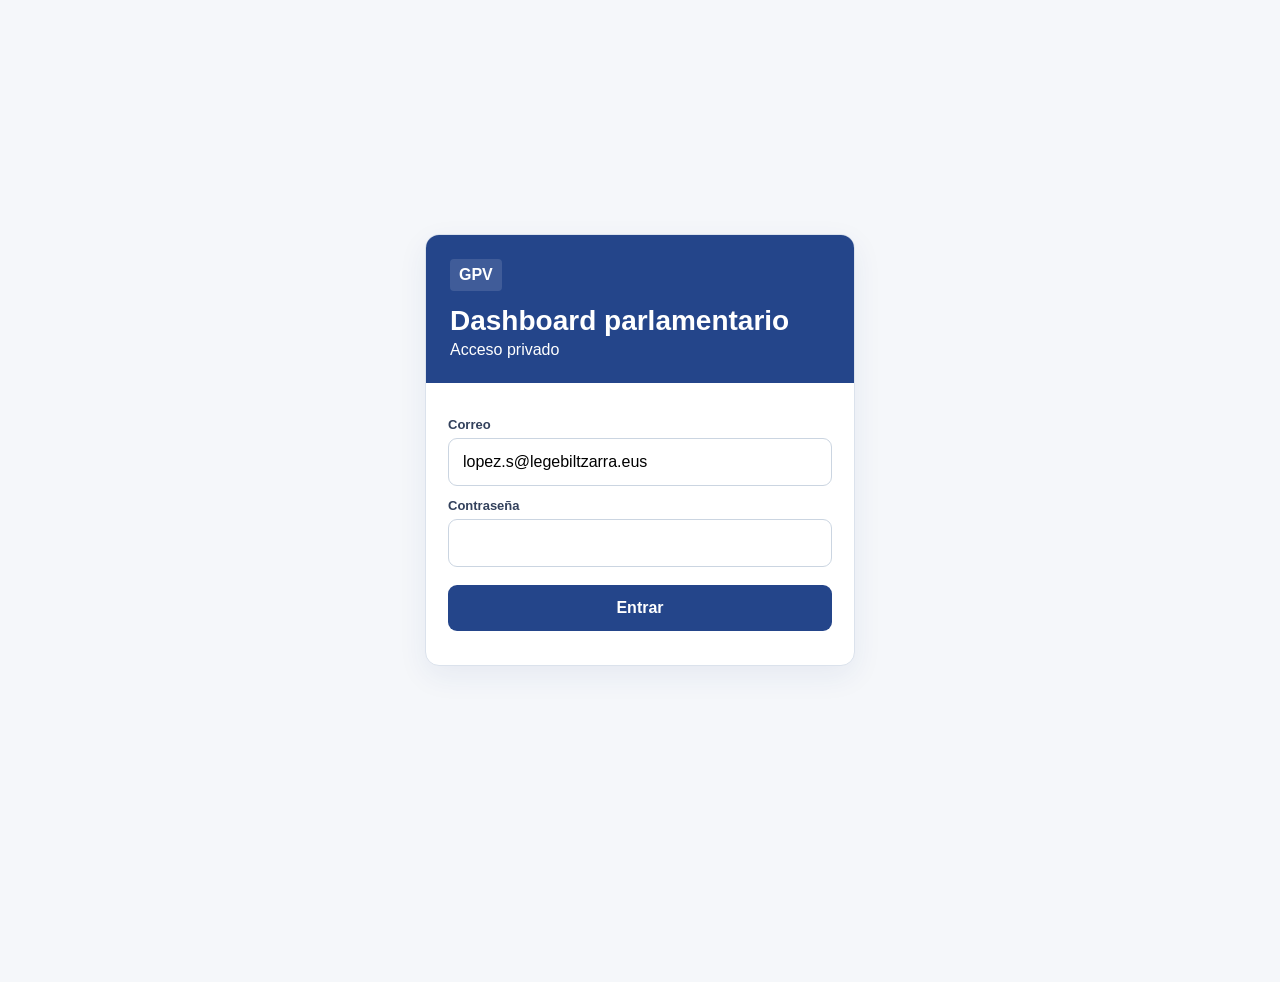
<file: index-agenda-google.html>
<!doctype html>
<html lang="es">
<head>
<meta charset="utf-8"><meta name="viewport" content="width=device-width,initial-scale=1,viewport-fit=cover"><meta name="theme-color" content="#24458a"><title>GPV · Santi López</title>
<style>
*{box-sizing:border-box}body{margin:0;background:#f5f7fa;color:#17233b;font-family:-apple-system,BlinkMacSystemFont,"Segoe UI",Arial,sans-serif}.app{max-width:760px;margin:auto;min-height:100vh;padding-bottom:82px}header{background:#24458a;color:#fff;padding:22px 24px 26px}.eyebrow{display:flex;gap:12px;align-items:center;font-size:15px}.eyebrow b{background:#ffffff20;padding:7px 9px;border-radius:4px}h1{font-size:36px;margin:18px 0 2px}header span{color:#dce5f5}main{padding:14px}.card,.alert{background:#fff;border:1px solid #dbe2ec;border-radius:10px;margin-bottom:14px;overflow:hidden}.alert{padding:17px 20px;background:#fff5f2;border-color:#efcfc5}.alert h3,.cardtitle h3,.group-title{font-size:15px;letter-spacing:.08em;color:#193b7a}.alert h3{color:#a84432;margin:0 0 10px}.alert p{margin:8px 0;line-height:1.38}.cardtitle{padding:14px 18px;background:#f0f3f8;border-bottom:1px solid #dbe2ec;display:flex;justify-content:space-between;align-items:center}.cardtitle h3{margin:0}.cardtitle span{color:#8995a7;font-size:13px}.row{display:grid;grid-template-columns:90px 1fr;padding:14px 18px;border-bottom:1px solid #e7ebf1}.date{font-weight:700;line-height:1.45;white-space:pre-line}.row b,.task b{display:block}.row small,.task small{display:block;color:#8b97a9;margin-top:4px}.pills{display:flex;gap:7px;padding:11px 16px;flex-wrap:wrap}.pill{padding:7px 11px;border:1px solid #d8dfeb;border-radius:999px;font-size:12px;background:#fff;color:#17233b;font-family:inherit;cursor:pointer}.pill:focus-visible{outline:2px solid #24458a;outline-offset:2px}.pill.active{background:#24458a;color:#fff}.task{display:grid;grid-template-columns:30px minmax(0,1fr) auto;gap:9px;align-items:center;padding:13px 16px;border-top:1px solid #edf0f4}.check{width:23px;height:23px;border:2px solid #aab6c6;border-radius:50%;background:#fff}.check.done{background:#24458a;border-color:#24458a;position:relative}.check.done:after{content:'✓';color:#fff;position:absolute;left:4px;top:-1px;font-weight:800}.task.done b{text-decoration:line-through;color:#8b97a9}.badge{font-size:10px;font-weight:800;background:#fff0e9;padding:5px 7px;border-radius:6px;color:#a84432}.group-title{margin:18px 4px 8px}.taskbox{background:#fff;border:1px solid #dbe2ec;border-radius:10px;overflow:hidden;margin-bottom:14px}.taskhead{display:flex;justify-content:space-between;align-items:center;margin:3px 2px 12px}.taskhead h2{margin:0}.taskhead button,.primary{border:0;background:#24458a;color:#fff;border-radius:10px;padding:11px 14px;font-weight:700}.soon{padding:40px 5px;color:#67758b}.linkbtn{border:0;background:none;color:#193b7a;font-weight:700;padding:12px 18px;font-size:14px}.bottomnav{position:fixed;bottom:0;left:0;right:0;margin:auto;max-width:760px;height:72px;padding-bottom:env(safe-area-inset-bottom);background:#fff;border-top:1px solid #dce2ea;display:grid;grid-template-columns:repeat(5,1fr);z-index:5}.bottomnav button{border:0;background:#fff;color:#9aa6b5;display:flex;flex-direction:column;align-items:center;justify-content:center;gap:4px;font-size:19px}.bottomnav button.active{color:#24458a;border-top:3px solid #f2b33d}.bottomnav small{font-size:10px}.modal{position:fixed;inset:0;background:#0007;z-index:10;display:flex;align-items:flex-end;justify-content:center}.sheet{background:#fff;width:min(760px,100%);padding:22px;border-radius:18px 18px 0 0}.sheet h2{margin-top:0}.sheet input,.sheet select{width:100%;padding:14px;font-size:16px;border:1px solid #ccd5e1;border-radius:9px;margin:7px 0}.actions{display:flex;gap:8px;margin-top:10px}.actions button{padding:12px 15px;border-radius:9px;border:1px solid #ccd5e1}.actions .primary{border:0}.hidden{display:none}@media(max-width:420px){h1{font-size:31px}.row{grid-template-columns:78px 1fr}.badge{display:none}main{padding:11px}header{padding:19px}}

.loginwrap{min-height:100vh;display:flex;align-items:center;justify-content:center;padding:24px;background:#f5f7fa}.loginbox{width:min(430px,100%);background:#fff;border:1px solid #dbe2ec;border-radius:14px;overflow:hidden;box-shadow:0 10px 30px #193b7a12}.loginhead{background:#24458a;color:#fff;padding:24px}.loginhead b{display:inline-block;background:#ffffff20;padding:7px 9px;border-radius:4px;margin-bottom:14px}.loginhead h1{font-size:28px;margin:0 0 4px}.loginbody{padding:22px}.loginbody label{display:block;font-size:13px;font-weight:700;margin:12px 0 6px;color:#33415c}.loginbody input{width:100%;padding:14px;font-size:16px;border:1px solid #cbd5e1;border-radius:9px}.loginbody button{width:100%;margin-top:18px;border:0;background:#24458a;color:#fff;border-radius:9px;padding:14px;font-size:16px;font-weight:700}.error{margin-top:12px;color:#a84432;font-size:13px}.loading{padding:30px;text-align:center;color:#67758b}.logout{border:1px solid #ffffff66;background:transparent;color:#fff;border-radius:8px;padding:7px 10px;font-size:12px}.headerline{display:flex;justify-content:space-between;align-items:center}.meta{font-size:12px;color:#8b97a9;margin-top:4px}.empty{padding:18px;color:#8b97a9}.syncnote{padding:9px 16px;font-size:11px;color:#7b8798;border-top:1px solid #edf0f4;background:#fafbfd}.extlinks{padding:13px 18px;border-top:1px solid #e5eaf1;display:flex;gap:18px;flex-wrap:wrap}.extlinks a{color:#173f86;font-weight:700;text-decoration:none;border-bottom:1px solid #173f86}.counts{display:flex;gap:34px;padding:18px 18px 12px}.count strong{font-size:30px;color:#163774;display:block}.count span{color:#657185}.reqhead,.reqrow{display:grid;grid-template-columns:130px 1fr 120px;gap:12px;padding:10px 18px}.reqhead{font-size:11px;font-weight:800;letter-spacing:.08em;color:#8a96a8;border-top:1px solid #e7ebf1;border-bottom:1px solid #e7ebf1}.reqrow{border-bottom:1px solid #e7ebf1;align-items:start}.reqrow .exp{color:#8a96a8}.reqrow .subject{font-weight:700;line-height:1.35}.reqrow .subject small{font-weight:400;color:#657185;line-height:1.4}.status{font-size:10px;font-weight:800;letter-spacing:.06em;padding:5px 7px;border-radius:5px;background:#fff4d8;color:#b17d12;width:max-content}.status.red{background:#fff0e9;color:#b64c35}.bopvbody,.radarbody{padding:20px 18px;color:#657185;line-height:1.45}.bopvbody p{margin:0 0 14px}.radarbody h4{font-size:18px;color:#17233b;margin:8px 0}.radarbody .radardate{float:right;color:#8a96a8;font-family:monospace}.radartag{display:inline-block;background:#fff4d8;color:#b17d12;font-weight:800;font-size:11px;padding:4px 7px;border-radius:4px}.quicktask{padding:14px 18px;background:#f0f3f8;border-bottom:1px solid #dbe2ec}.quicktask input,.quicktask select{padding:10px;border:1px solid #cfd8e5;border-radius:7px;font:inherit;background:#fff}.quicktask input{width:100%;margin-bottom:9px}.quicktask .qrow{display:grid;grid-template-columns:1fr 1fr auto;gap:8px}.quicktask button{border:0;background:#24458a;color:white;font-weight:700;border-radius:7px;padding:0 15px}@media(max-width:520px){.reqhead,.reqrow{grid-template-columns:95px 1fr 88px;font-size:12px}.quicktask .qrow{grid-template-columns:1fr 1fr}.quicktask button{grid-column:1/-1;padding:10px}.extlinks{gap:12px}}</style>
</head><body><div id="app" class="app"></div>
<script>
(function(){
const SUPABASE_URL='https://baouzhstdacwrijufkgf.supabase.co';
const SUPABASE_KEY='sb_publishable_0IxQU9UXOH5GStO4Hp-z-A_ndghtF9w';
const AGENDA_ARTIFACT='https://claude.ai/code/artifact/820fe5f4-3875-4b39-8ff4-46510afe602e';
const SOLICITUDES_ARTIFACT='https://claude.ai/code/artifact/b1a0d2a2-ab09-493e-a9d9-06e75bd71fc4';
const AGENDA_CSV_URL='https://docs.google.com/spreadsheets/d/1xUZ1Q7XDGQCw406Woy1imLppYszBJ9cEjk0__fmP3wU/export?format=csv&gid=2109091836';
const AGENDA_GVIZ_URL='https://docs.google.com/spreadsheets/d/1xUZ1Q7XDGQCw406Woy1imLppYszBJ9cEjk0__fmP3wU/gviz/tq?gid=2109091836';
const seed=[{id:1,title:'Revisar enmiendas a la ley de transparencia',area:'Justicia',when:'Hoy',priority:'Urgente',done:false},{id:2,title:'Preparar intervención para comisión de Justicia',area:'Justicia',when:'Mañana',priority:'Urgente',done:false},{id:3,title:'Recopilar datos sobre inversión en cultura',area:'Cultura',when:'En 3 días',priority:'Pronto',done:false}];
let tasks;try{tasks=JSON.parse(localStorage.getItem('gpv_tasks_v1'))||seed}catch(e){tasks=seed}
let session=null,profile=null,agendaItems=[],tab='Inicio',agendaFilters=new Set(['Grupo','Plenos y comisiones','Visitas']),homeTaskFilter='Urgente';
const app=document.getElementById('app');
function save(){localStorage.setItem('gpv_tasks_v1',JSON.stringify(tasks))}
function esc(s){return String(s??'').replace(/[&<>"']/g,m=>({'&':'&amp;','<':'&lt;','>':'&gt;','"':'&quot;',"'":'&#39;'}[m]))}
function apiHeaders(auth=true){const h={'apikey':SUPABASE_KEY,'Content-Type':'application/json'};if(auth&&session?.access_token)h['Authorization']='Bearer '+session.access_token;return h}
function storeSession(s){session=s;if(s)localStorage.setItem('gpv_supabase_session',JSON.stringify(s));else localStorage.removeItem('gpv_supabase_session')}
function loadStoredSession(){try{const s=JSON.parse(localStorage.getItem('gpv_supabase_session'));if(s?.access_token){session=s;return true}}catch(e){}return false}
async function login(email,password){const r=await fetch(SUPABASE_URL+'/auth/v1/token?grant_type=password',{method:'POST',headers:apiHeaders(false),body:JSON.stringify({email,password})});const d=await r.json();if(!r.ok)throw new Error(d.error_description||d.msg||'No se ha podido iniciar sesión');storeSession(d);await loadData()}
function csvRows(text){const rows=[];let row=[],cell='',quoted=false;for(let i=0;i<text.length;i++){const ch=text[i];if(quoted){if(ch==='\"'&&text[i+1]==='\"'){cell+='\"';i++}else if(ch==='\"')quoted=false;else cell+=ch}else{if(ch==='\"')quoted=true;else if(ch===','){row.push(cell);cell=''}else if(ch==='\n'){row.push(cell);rows.push(row);row=[];cell=''}else if(ch!=='\r')cell+=ch}}row.push(cell);if(row.some(v=>v!==''))rows.push(row);return rows}
function sheetDateToISO(v){const s=String(v||'').trim();let m=s.match(/^(\d{1,2})\/(\d{1,2})\/(\d{4})$/);if(m)return `${m[3]}-${m[2].padStart(2,'0')}-${m[1].padStart(2,'0')}`;m=s.match(/^Date\((\d{4}),(\d{1,2}),(\d{1,2})\)$/);if(m)return `${m[1]}-${String(Number(m[2])+1).padStart(2,'0')}-${m[3].padStart(2,'0')}`;return s}
function mapAgendaRows(rows){if(!rows.length)return[];const h=rows[0].map(x=>String(x||'').trim());const ix=n=>h.indexOf(n);return rows.slice(1).filter(r=>r.some(v=>String(v||'').trim())).map(r=>({event_date:sheetDateToISO(r[ix('Fecha')]),day_name:r[ix('Día')]||'',event_time:r[ix('Hora')]||'',type:r[ix('Tipo')]||'',organ_activity:r[ix('Órgano / actividad')]||'',location:r[ix('Lugar')]||'',detail:r[ix('Asunto / detalle')]||'',expediente:r[ix('Expediente relacionado')]||'',agenda_link:r[ix('Agenda / orden del día')]||'',expediente_link:r[ix('Ficha expediente')]||''})).filter(x=>/^\d{4}-\d{2}-\d{2}$/.test(x.event_date))}
function loadAgendaGViz(){return new Promise((resolve,reject)=>{const cb='gpvAgenda'+Date.now();const script=document.createElement('script');let done=false;const finish=(err,data)=>{if(done)return;done=true;delete window[cb];script.remove();err?reject(err):resolve(data)};window[cb]=res=>{try{const cols=(res.table?.cols||[]).map(c=>c.label||'');const rows=[cols,...(res.table?.rows||[]).map(r=>(r.c||[]).map(c=>c?(c.f??c.v??'') : ''))];finish(null,mapAgendaRows(rows))}catch(e){finish(e)}};script.src=AGENDA_GVIZ_URL+'&tqx=responseHandler:'+cb;script.onerror=()=>finish(new Error('No se pudo cargar la Agenda'));document.head.appendChild(script);setTimeout(()=>finish(new Error('Tiempo de espera agotado')),8000)})}
async function loadAgendaFromSheet(){try{const r=await fetch(AGENDA_CSV_URL,{cache:'no-store'});if(!r.ok)throw new Error('CSV '+r.status);const data=mapAgendaRows(csvRows(await r.text()));if(data.length)return data}catch(e){}return await loadAgendaGViz()}
async function loadData(){try{const pr=await fetch(SUPABASE_URL+'/rest/v1/profiles?select=name,email,role',{headers:apiHeaders()});if(pr.status===401){storeSession(null);return renderLogin('La sesión ha caducado. Vuelve a entrar.')}if(pr.ok){const a=await pr.json();profile=a[0]||null}try{agendaItems=await loadAgendaFromSheet()}catch(e){agendaItems=[]}render()}catch(e){renderLogin('No se ha podido conectar con la base de datos.')} }
function renderLogin(msg=''){app.innerHTML=`<div class="loginwrap"><div class="loginbox"><div class="loginhead"><b>GPV</b><h1>Dashboard parlamentario</h1><div>Acceso privado</div></div><div class="loginbody"><form id="loginForm"><label>Correo</label><input id="email" type="email" autocomplete="username" value="lopez.s@legebiltzarra.eus" required><label>Contraseña</label><input id="password" type="password" autocomplete="current-password" required><button type="submit">Entrar</button><div id="loginError" class="error">${esc(msg)}</div></form></div></div></div>`;document.getElementById('loginForm').onsubmit=async e=>{e.preventDefault();const b=e.target.querySelector('button');b.disabled=true;b.textContent='Entrando…';try{await login(document.getElementById('email').value.trim(),document.getElementById('password').value)}catch(err){document.getElementById('loginError').textContent=err.message;b.disabled=false;b.textContent='Entrar'}}}
function card(title,extra,body){return `<section class="card"><div class="cardtitle"><h3>${title}</h3><span>${extra||''}</span></div>${body}</section>`}
function taskHTML(t){return `<div class="task ${t.done?'done':''}"><button class="check ${t.done?'done':''}" data-toggle="${t.id}" aria-label="Completar tarea"></button><div><b>${esc(t.title)}</b><small>${esc(t.area)} · ${esc(t.when)}</small></div><span class="badge">${esc(t.priority)}</span></div>`}
function category(x){const t=(x.type||'').toLowerCase(),o=(x.organ_activity||'').toLowerCase(),d=(x.detail||'').toLowerCase();if(t.includes('visita'))return 'Visitas';if(t.includes('pleno')||t.includes('comisión'))return 'Plenos y comisiones';if(o.includes('grupo popular')||o.includes('grupo parlamentario')||d.includes('reunión de grupo'))return 'Grupo';return 'Otros'}
function todayISO(){const d=new Date(),z=n=>String(n).padStart(2,'0');return `${d.getFullYear()}-${z(d.getMonth()+1)}-${z(d.getDate())}`}
function fmtDate(iso){if(!iso)return'';const [y,m,d]=iso.split('-');return `${Number(d)} ${['ene','feb','mar','abr','may','jun','jul','ago','sep','oct','nov','dic'][Number(m)-1]}`}
function agendaRows(full=false){let items=agendaItems.filter(x=>category(x)!=='Otros'&&agendaFilters.has(category(x)));if(!full)items=items.filter(x=>x.event_date>=todayISO()).slice(0,6);return items.length?items.map(x=>`<div class="row"><div class="date">${fmtDate(x.event_date)}\n${esc(x.event_time||'')}</div><div><b>${esc(x.detail||x.organ_activity)}</b><small>${esc(x.organ_activity)}${x.location?' · '+esc(x.location):''}</small></div></div>`).join(''):`<div class="empty">Sin citas en las categorías seleccionadas.</div>`}
function agenda(full=false){const labels=[['Grupo','Grupo'],['Plenos y comisiones','Plenos'],['Visitas','Visitas']];const pills=labels.map(([x,l])=>`<button type="button" class="pill ${agendaFilters.has(x)?'active':''}" data-agenda-filter="${x}">${l}</button>`).join('');let rows=agendaRows(full);return card('AGENDA',full?'Agenda parlamentaria':'Próximas citas',`${!full?vencimientos():''}<div class="pills">${pills}</div>${rows}<div class="syncnote">Agenda conectada al Google Sheet del grupo</div><div class="extlinks"><a href="${AGENDA_ARTIFACT}" target="_blank" rel="noopener">→ Acceso a toda la agenda</a></div>`)}
function vencimientos(){const v=agendaItems.filter(x=>(x.type||'').toLowerCase()==='vencimiento'&&x.event_date>=todayISO()).slice(0,6);if(!v.length)return'';return `<section class="alert"><h3>VENCIMIENTOS</h3>${v.map(x=>`<p><b>${esc((x.detail||'').replace(/^[^:]+:\s*/,''))}</b> — ${fmtDate(x.event_date)}${x.detail&&x.detail.includes(':')?' · '+esc(x.detail.split(':')[0]):''}</p>`).join('')}</section>`}
function solicitudes(){return card('SOLICITUDES DE INFORMACIÓN Y PREGUNTAS','',`<div class="counts"><div class="count"><strong>3</strong><span>abiertas</span></div><div class="count"><strong>1</strong><span>contestadas</span></div></div><div class="pills"><button class="pill active">Todas</button><button class="pill">No contestadas</button><button class="pill">Contestadas</button></div><div class="reqhead"><span>EXPEDIENTE</span><span>ASUNTO</span><span>ESTADO</span></div><div class="reqrow"><span class="exp">13/10/07/02/03457</span><span class="subject">Incremento presupuestario del proyecto Euskorpus<small>Fin de plazo confirmado: 9 de septiembre de 2026</small></span><span class="status red">PRÓXIMA A PLAZO</span></div><div class="reqrow"><span class="exp">13/10/07/02/03135</span><span class="subject">Contratos de adquisición de combustible por parte de EKP<small>Amparo pendiente de resolver (caso especial)</small></span><span class="status">CASO ESPECIAL</span></div><div class="reqrow"><span class="exp">13/10/07/02/03684</span><span class="subject">Contratación, facturación y ejecución de prestaciones del grupo ALSE</span><span class="status">ABIERTA</span></div><div class="extlinks"><a href="${SOLICITUDES_ARTIFACT}" target="_blank" rel="noopener">→ Ver mis solicitudes</a><a href="${SOLICITUDES_ARTIFACT}" target="_blank" rel="noopener">→ Ver todas las solicitudes GPV</a></div>`) }
function bopv(){return card('BOPV · MIS ASUNTOS','',`<div class="bopvbody"><p>No hay asuntos del BOPV asignados a tus materias en el radar actual.</p><p class="meta">Informe de hoy: publicado. Último publicado: BOPV nº 168 · 3 de septiembre de 2026.</p></div><div class="extlinks"><a href="#">→ Ver mis asuntos</a><a href="#">→ Ver análisis completo GPV</a></div>`) }
function radarHome(){return card('RADAR · GOBIERNO VASCO','Desliza para descartar',`<div class="radarbody"><span class="radartag">RADAR</span><span class="radardate">4 de septiembre de 2026</span><h4>Inspección atribuye al Gobierno Vasco graves fallos preventivos en el incendio de Zaballa</h4><div>La Inspección de Trabajo concluye que las carencias preventivas de la Administración agravaron las lesiones de seis funcionarios en el incendio de una celda el 9 de diciembre.</div><div class="extlinks" style="padding-left:0;border:0"><span style="color:#173f86;font-weight:700">→ EITB/Orain</span></div></div>`) }
function tareasHome(){const open=tasks.filter(t=>!t.done);return card('✓ TAREAS','',`<div class="quicktask"><input id="quickTaskText" placeholder="Añadir una tarea…"><div class="qrow"><select id="quickArea"><option>Justicia</option><option>Cultura</option><option>Movilidad sostenible</option><option>Otros</option></select><select id="quickPriority"><option>Pronto</option><option>Urgente</option><option>Cuando pueda</option></select><button id="quickAdd">Añadir</button></div></div>${['Urgente','Pronto','Cuando pueda'].map(p=>{const a=open.filter(x=>x.priority===p);return a.length?`<h3 class="group-title">${p.toUpperCase()}</h3>${a.slice(0,3).map(taskHTML).join('')}`:''}).join('')}<div class="extlinks"><button class="linkbtn" data-go="Tareas">→ Ver todas las tareas</button></div>`) }
function inicio(){return `${agenda(false)}${solicitudes()}${bopv()}${radarHome()}${tareasHome()}`}
function tareas(){let out=`<div class="taskhead"><h2>Tareas</h2><button id="newTask">＋ Nueva</button></div>`;['Urgente','Pronto','Cuando pueda'].forEach(p=>{const a=tasks.filter(x=>x.priority===p&&!x.done);if(a.length)out+=`<h3 class="group-title">${p.toUpperCase()} · ${a.length}</h3><div class="taskbox">${a.map(taskHTML).join('')}</div>`});const done=tasks.filter(x=>x.done);if(done.length)out+=`<h3 class="group-title">COMPLETADAS · ${done.length}</h3><div class="taskbox">${done.map(taskHTML).join('')}</div>`;return out}
function render(){if(!session)return renderLogin();const name=profile?.name||'Santi López',role=profile?.role==='parlamentario'?'Parlamentario':(profile?.role||'Usuario');app.innerHTML=`<header><div class="headerline"><div class="eyebrow"><b>GPV</b> Dashboard parlamentario</div><button class="logout" id="logout">Salir</button></div><h1>${esc(name)}</h1><span>${esc(role)}</span></header><main>${tab==='Inicio'?inicio():tab==='Tareas'?tareas():tab==='Agenda'?agenda(true):`<div class="soon"><h2>${tab}</h2><p>Módulo preparado para la siguiente fase.</p></div>`}</main><nav class="bottomnav">${[['Inicio','⌂'],['Radar','◎'],['Iniciativas','▤'],['Tareas','☑'],['Agenda','▣']].map(([n,i])=>`<button data-tab="${n}" class="${tab===n?'active':''}"><span>${i}</span><small>${n}</small></button>`).join('')}</nav><div id="modal"></div>`;bind()}
function bind(){document.getElementById('logout').onclick=()=>{storeSession(null);profile=null;agendaItems=[];renderLogin()};document.querySelectorAll('[data-tab]').forEach(b=>b.onclick=()=>{tab=b.dataset.tab;render()});document.querySelectorAll('[data-go]').forEach(b=>b.onclick=()=>{tab=b.dataset.go;render()});document.querySelectorAll('[data-toggle]').forEach(b=>b.onclick=()=>{const id=Number(b.dataset.toggle);tasks=tasks.map(t=>t.id===id?{...t,done:!t.done}:t);save();render()});document.querySelectorAll('[data-agenda-filter]').forEach(b=>b.onclick=()=>{const f=b.dataset.agendaFilter;if(agendaFilters.has(f))agendaFilters.delete(f);else agendaFilters.add(f);render()});document.querySelectorAll('[data-task-filter]').forEach(b=>b.onclick=()=>{homeTaskFilter=b.dataset.taskFilter;render()});const q=document.getElementById('quickAdd');if(q)q.onclick=()=>{const text=document.getElementById('quickTaskText').value.trim();if(!text)return;tasks.push({id:Date.now(),title:text,area:document.getElementById('quickArea').value,when:'Sin fecha',priority:document.getElementById('quickPriority').value,done:false});save();render()};const n=document.getElementById('newTask');if(n)n.onclick=openModal}
function openModal(){document.getElementById('modal').innerHTML=`<div class="modal"><div class="sheet"><h2>Nueva tarea</h2><input id="taskText" placeholder="¿Qué hay que hacer?" maxlength="160"><select id="taskPriority"><option>Pronto</option><option>Urgente</option><option>Cuando pueda</option></select><select id="taskArea"><option>Justicia</option><option>Cultura</option><option>Movilidad sostenible</option><option>Otros</option></select><div class="actions"><button class="primary" id="addTask">Añadir tarea</button><button id="cancelTask">Cancelar</button></div></div></div>`;document.getElementById('cancelTask').onclick=()=>document.getElementById('modal').innerHTML='';document.getElementById('addTask').onclick=()=>{const text=document.getElementById('taskText').value.trim();if(!text)return;tasks.push({id:Date.now(),title:text,area:document.getElementById('taskArea').value,when:'Sin fecha',priority:document.getElementById('taskPriority').value,done:false});save();render()}}
if(loadStoredSession()){app.innerHTML='<div class="loading">Conectando con la agenda…</div>';loadData()}else renderLogin();
})();
</script></body></html>
</file>
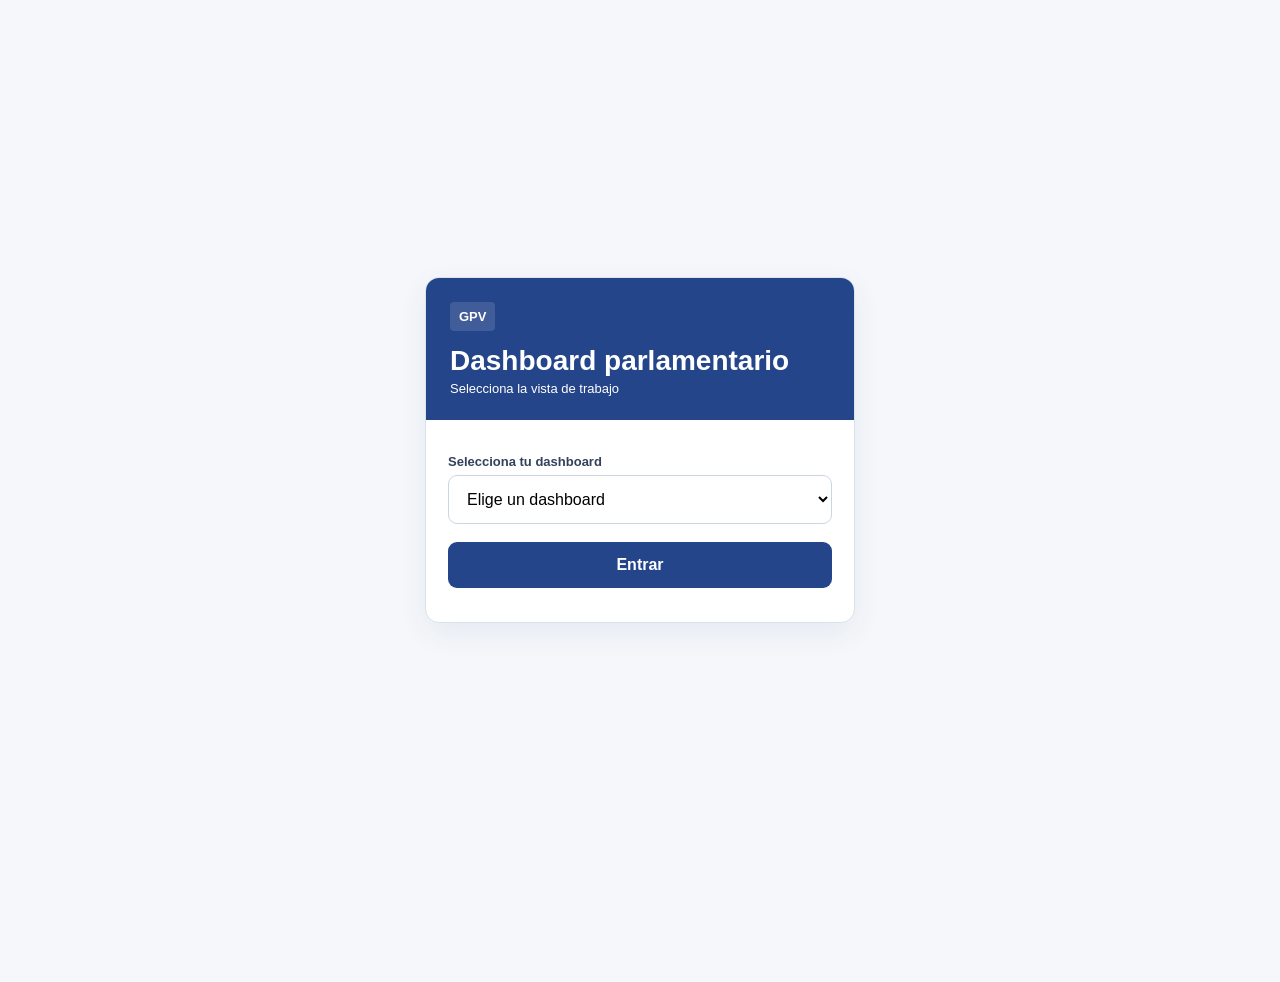
<file: index-corregido.html>
﻿<!doctype html>
<html lang="es">
<head>
<meta charset="utf-8"><meta name="viewport" content="width=device-width,initial-scale=1,viewport-fit=cover"><meta name="theme-color" content="#24458a"><meta name="apple-mobile-web-app-title" content="GPV"><meta name="application-name" content="GPV"><link rel="manifest" href="manifest.webmanifest?v=1"><meta name="mobile-web-app-capable" content="yes"><meta name="apple-mobile-web-app-capable" content="yes"><meta name="apple-mobile-web-app-status-bar-style" content="default"><title>GPV</title><link rel="apple-touch-icon" href="gpv-icon.png?v=7"><link rel="apple-touch-icon" sizes="180x180" href="gpv-icon.png?v=7"><link rel="icon" type="image/png" sizes="180x180" href="gpv-icon.png?v=7">
<style>
*{box-sizing:border-box}body{margin:0;background:#f5f7fa;color:#17233b;font-family:-apple-system,BlinkMacSystemFont,"Segoe UI",Arial,sans-serif}.app{max-width:760px;margin:auto;min-height:100vh;padding-bottom:82px}header{background:#24458a;color:#fff;padding:22px 24px 26px}.eyebrow{display:flex;gap:12px;align-items:center;font-size:15px}.eyebrow b{background:#ffffff20;padding:7px 9px;border-radius:4px}h1{font-size:36px;margin:18px 0 2px}header span{color:#dce5f5}main{padding:14px}.card,.alert{background:#fff;border:1px solid #dbe2ec;border-radius:10px;margin-bottom:14px;overflow:hidden}.alert{padding:17px 20px;background:#fff5f2;border-color:#efcfc5}.alert h3,.cardtitle h3,.group-title{font-size:15px;letter-spacing:.08em;color:#193b7a}.alert h3{color:#a84432;margin:0 0 10px}.alert p{margin:8px 0;line-height:1.38}.cardtitle{padding:14px 18px;background:#f0f3f8;border-bottom:1px solid #dbe2ec;display:flex;justify-content:space-between;align-items:center}.cardtitle h3{margin:0}.cardtitle span{color:#8995a7;font-size:13px}.row{display:grid;grid-template-columns:90px 1fr;padding:14px 18px;border-bottom:1px solid #e7ebf1}.date{font-weight:700;line-height:1.45;white-space:pre-line}.row b,.task b{display:block}.row small,.task small{display:block;color:#8b97a9;margin-top:4px}.pills{display:flex;gap:7px;padding:11px 16px;flex-wrap:wrap}.pill{padding:7px 11px;border:1px solid #d8dfeb;border-radius:999px;font-size:12px;background:#fff;color:#17233b;font-family:inherit;cursor:pointer}.pill:focus-visible{outline:2px solid #24458a;outline-offset:2px}.pill.active{background:#24458a;color:#fff}.task{display:grid;grid-template-columns:30px minmax(0,1fr) auto;gap:9px;align-items:center;padding:13px 16px;border-top:1px solid #edf0f4}.check{width:23px;height:23px;border:2px solid #aab6c6;border-radius:50%;background:#fff}.check.done{background:#24458a;border-color:#24458a;position:relative}.check.done:after{content:'✓';color:#fff;position:absolute;left:4px;top:-1px;font-weight:800}.task.done b{text-decoration:line-through;color:#8b97a9}.badge{font-size:10px;font-weight:800;background:#fff0e9;padding:5px 7px;border-radius:6px;color:#a84432}.group-title{margin:18px 4px 8px}.taskbox{background:#fff;border:1px solid #dbe2ec;border-radius:10px;overflow:hidden;margin-bottom:14px}.taskhead{display:flex;justify-content:space-between;align-items:center;margin:3px 2px 12px}.taskhead h2{margin:0}.taskhead button,.primary{border:0;background:#24458a;color:#fff;border-radius:10px;padding:11px 14px;font-weight:700}.soon{padding:40px 5px;color:#67758b}.linkbtn{border:0;background:none;color:#193b7a;font-weight:700;padding:12px 18px;font-size:14px}.bottomnav{position:fixed;bottom:0;left:0;right:0;margin:auto;max-width:760px;height:72px;padding-bottom:env(safe-area-inset-bottom);background:#fff;border-top:1px solid #dce2ea;display:grid;grid-template-columns:repeat(5,1fr);z-index:5}.bottomnav button{border:0;background:#fff;color:#9aa6b5;display:flex;flex-direction:column;align-items:center;justify-content:center;gap:4px;font-size:19px}.bottomnav button.active{color:#24458a;border-top:3px solid #f2b33d}.bottomnav small{font-size:10px}.modal{position:fixed;inset:0;background:#0007;z-index:10;display:flex;align-items:flex-end;justify-content:center}.sheet{background:#fff;width:min(760px,100%);padding:22px;border-radius:18px 18px 0 0}.sheet h2{margin-top:0}.sheet input,.sheet select{width:100%;padding:14px;font-size:16px;border:1px solid #ccd5e1;border-radius:9px;margin:7px 0}.actions{display:flex;gap:8px;margin-top:10px}.actions button{padding:12px 15px;border-radius:9px;border:1px solid #ccd5e1}.actions .primary{border:0}.hidden{display:none}@media(max-width:420px){h1{font-size:31px}.row{grid-template-columns:78px 1fr}.badge{display:none}main{padding:11px}header{padding:19px}}


.loginwrap{min-height:100vh;display:flex;align-items:center;justify-content:center;padding:24px;background:#f5f7fa}.loginbox{width:min(430px,100%);background:#fff;border:1px solid #dbe2ec;border-radius:14px;overflow:hidden;box-shadow:0 10px 30px #193b7a12}.loginhead{background:#24458a;color:#fff;padding:24px}.loginhead b{display:inline-block;background:#ffffff20;padding:7px 9px;border-radius:4px;margin-bottom:14px}.loginhead h1{font-size:28px;margin:0 0 4px}.loginbody{padding:22px}.loginbody label{display:block;font-size:13px;font-weight:700;margin:12px 0 6px;color:#33415c}.loginbody input,.loginbody select{width:100%;padding:14px;font-size:16px;border:1px solid #cbd5e1;border-radius:9px;background:#fff}.loginbody button{width:100%;margin-top:18px;border:0;background:#24458a;color:#fff;border-radius:9px;padding:14px;font-size:16px;font-weight:700}.error{margin-top:12px;color:#a84432;font-size:13px}.loading{padding:30px;text-align:center;color:#67758b}.logout{border:1px solid #ffffff66;background:transparent;color:#fff;border-radius:8px;padding:7px 10px;font-size:12px}.headerline{display:flex;justify-content:space-between;align-items:center}.brandline{display:flex;align-items:center;gap:12px;min-width:0}.gpv-header-logo{width:112px;height:auto;display:block;flex:0 0 auto}.brandtext{display:none}@media(max-width:420px){.gpv-header-logo{width:104px}.brandline{gap:9px}}.meta{font-size:12px;color:#8b97a9;margin-top:4px}.empty{padding:18px;color:#8b97a9}.orderlink{display:inline-block;margin-top:7px;color:#173f86;font-size:12px;font-weight:700;text-decoration:none;border-bottom:1px solid #173f86}.extlinks{padding:13px 18px;border-top:1px solid #e5eaf1;display:flex;gap:18px;flex-wrap:wrap}.extlinks a{color:#173f86;font-weight:700;text-decoration:none;border-bottom:1px solid #173f86}.counts{display:flex;gap:34px;padding:18px 18px 12px}.count strong{font-size:30px;color:#163774;display:block}.count span{color:#657185}.reqhead,.reqrow{display:grid;grid-template-columns:130px 1fr 120px;gap:12px;padding:10px 18px}.reqhead{font-size:11px;font-weight:800;letter-spacing:.08em;color:#8a96a8;border-top:1px solid #e7ebf1;border-bottom:1px solid #e7ebf1}.reqrow{border-bottom:1px solid #e7ebf1;align-items:start}.reqrow .exp{color:#8a96a8}.reqrow .subject{font-weight:700;line-height:1.35}.reqrow .subject small{font-weight:400;color:#657185;line-height:1.4}.status{font-size:10px;font-weight:800;letter-spacing:.06em;padding:5px 7px;border-radius:5px;background:#fff4d8;color:#b17d12;width:max-content}.status.red{background:#fff0e9;color:#b64c35}.bopvbody,.radarbody{padding:20px 18px;color:#657185;line-height:1.45}.bopvbody p{margin:0 0 14px}.radarbody h4{font-size:18px;color:#17233b;margin:8px 0}.radarbody .radardate{float:right;color:#8a96a8;font-family:monospace}.radartag{display:inline-block;background:#fff4d8;color:#b17d12;font-weight:800;font-size:11px;padding:4px 7px;border-radius:4px}.quicktask{padding:14px 18px;background:#f0f3f8;border-bottom:1px solid #dbe2ec}.quicktask input,.quicktask select{padding:10px;border:1px solid #cfd8e5;border-radius:7px;font:inherit;background:#fff}.quicktask input{width:100%;margin-bottom:9px}.quicktask .qrow{display:grid;grid-template-columns:1fr 1fr auto;gap:8px}.quicktask button{border:0;background:#24458a;color:white;font-weight:700;border-radius:7px;padding:0 15px}@media(max-width:520px){.reqhead,.reqrow{grid-template-columns:95px 1fr 88px;font-size:12px}.quicktask .qrow{grid-template-columns:1fr 1fr}.quicktask button{grid-column:1/-1;padding:10px}.extlinks{gap:12px}}
.initiative{padding:16px 18px;border-bottom:1px solid #e7ebf1}.initiative:last-child{border-bottom:0}.initiative-top{display:flex;justify-content:space-between;gap:12px;align-items:flex-start}.initiative h4{margin:0;font-size:16px;line-height:1.4;color:#17233b}.initiative-meta{display:flex;gap:12px;flex-wrap:wrap;margin-top:8px;font-size:12px;color:#6f7c90}.initiative-meta b{color:#193b7a}.answered{font-size:10px;font-weight:800;letter-spacing:.06em;padding:5px 7px;border-radius:5px;background:#eaf5ed;color:#34734a;white-space:nowrap}.initiative-link{display:inline-block;margin-top:9px;color:#173f86;font-size:12px;font-weight:700;text-decoration:none;border-bottom:1px solid #173f86}.initiative-note{padding:14px 18px;color:#7c899c;font-size:12px;line-height:1.45;background:#fafbfd}.pageintro{margin:2px 2px 12px}.pageintro h2{margin:0 0 4px;font-size:24px}.pageintro p{margin:0;color:#718096;font-size:13px}




.hubgrid{display:grid;grid-template-columns:1fr;gap:10px}.hubcard{display:grid;grid-template-columns:42px minmax(0,1fr) 22px;gap:12px;align-items:center;background:#fff;border:1px solid #dbe2ec;border-radius:9px;padding:15px 16px;text-decoration:none;color:#17233b}.hubcard:active{background:#f0f3f8}.hubicon{width:38px;height:38px;border-radius:8px;background:#eef3fb;color:#24458a;display:flex;align-items:center;justify-content:center;font-size:20px;font-weight:800}.hubtext b{display:block;font-size:14px;color:#193b7a;margin-bottom:3px}.hubtext span{display:block;font-size:11.5px;color:#718096;line-height:1.35}.hubarrow{font-size:28px;color:#9aa6b5;line-height:1}.danger{color:#a84432;background:#fff5f2;border-color:#efcfc5!important}


/* Ajuste visual compacto: referencia exacta del artefacto */
body{font-size:13px}.app{max-width:760px}header{padding:17px 20px 20px}.eyebrow{font-size:12px;gap:10px}.eyebrow b{padding:6px 8px}h1{font-size:28px;margin:14px 0 2px}header span{font-size:12px}main{padding:11px}.card,.alert,.taskbox{border-radius:8px;margin-bottom:11px}.cardtitle{padding:11px 15px}.cardtitle h3,.alert h3,.group-title{font-size:12px}.cardtitle span{font-size:11px}.pills{gap:7px;padding:9px 14px}.pill{padding:6px 10px;font-size:11px}.row{grid-template-columns:72px 1fr;padding:11px 15px;font-size:12px}.date{font-size:12px}.row small,.task small{font-size:10.5px;margin-top:2px}.orderlink{font-size:10.5px;margin-top:5px}.alert{margin:10px 14px 12px;padding:13px 15px}.alert h3{margin:0 0 7px}.alert p{font-size:11.5px;margin:6px 0;line-height:1.35}.extlinks{padding:10px 15px;font-size:12px}.counts{padding:14px 15px 9px}.count strong{font-size:24px}.count span{font-size:11px}.reqhead,.reqrow{padding:8px 15px;font-size:10.5px}.bopvbody,.radarbody{padding:15px;font-size:12px}.radarbody h4{font-size:14px;margin:6px 0}.radartag{font-size:9px}.quicktask{padding:11px 15px}.quicktask input,.quicktask select{padding:8px;font-size:12px}.task{padding:10px 14px;font-size:12px}.linkbtn{padding:10px 15px;font-size:12px}.initiative{padding:12px 15px}.initiative h4{font-size:13px;display:-webkit-box;-webkit-line-clamp:2;-webkit-box-orient:vertical;overflow:hidden}.initiative-meta{font-size:10.5px;margin-top:6px}.initiative-link{font-size:10.5px}.pageintro h2{font-size:19px}.pageintro p{font-size:11px}.bottomnav{height:64px}.bottomnav button{font-size:17px}.bottomnav small{font-size:9px}@media(max-width:420px){h1{font-size:27px}.row{grid-template-columns:70px 1fr}header{padding:16px 18px 19px}main{padding:9px}}


/* Ajustes de Inicio: agenda con la misma escala tipográfica que el resto */
.card.agenda-card .row{font-size:11.5px;line-height:1.3}.card.agenda-card .date{font-size:11px;line-height:1.3}.card.agenda-card .row b{font-size:11.5px;line-height:1.3}.card.agenda-card .row small{font-size:10px;line-height:1.3}.radar-actions{display:flex;gap:8px;margin-top:12px}.radar-actions button{border:1px solid #cfd8e5;background:#fff;color:#173f86;border-radius:7px;padding:7px 10px;font:inherit;font-size:11px;font-weight:700}.radar-actions button.primary-mini{background:#24458a;color:#fff;border-color:#24458a}
.radar-actions .quick-add-task{background:#24458a;color:#fff;border-color:#24458a}.radar-actions .quick-add-task.added{background:#eef3f6;color:#6f7c90;border-color:#d7dee8}


/* Confirmaciones y edición de tareas */
.task{grid-template-columns:30px minmax(0,1fr) auto}.task-side{display:flex;align-items:center;gap:7px}.task[data-task-longpress]{-webkit-user-select:none;user-select:none;touch-action:pan-y}.task[data-task-longpress].pressing{background:#f0f3f8}.task-actions{display:none}
.sheet label{display:block;font-size:11px;font-weight:800;color:#526078;margin:10px 0 2px;letter-spacing:.03em}.sheet .danger{margin-left:auto;color:#a84432;background:#fff;border-color:#e7c2ba}
.toast{position:fixed;left:50%;bottom:84px;transform:translateX(-50%);z-index:50;max-width:calc(100vw - 28px);background:#17233b;color:#fff;border-radius:9px;padding:10px 12px;box-shadow:0 8px 24px #0003;display:flex;align-items:center;gap:12px;font-size:12px;font-weight:700;animation:toastin .16s ease-out}.toast button{border:0;background:transparent;color:#ffd36b;font:inherit;font-size:12px;font-weight:800;padding:2px 0}.toast.success:before{content:'✓';display:inline-grid;place-items:center;width:18px;height:18px;border-radius:50%;background:#ffffff24}.toast.hidden{display:none}@keyframes toastin{from{opacity:0;transform:translate(-50%,8px)}to{opacity:1;transform:translate(-50%,0)}}
.app-notification{position:fixed;z-index:70;top:max(12px,env(safe-area-inset-top));left:50%;transform:translateX(-50%);width:min(720px,calc(100vw - 24px));display:grid;grid-template-columns:44px minmax(0,1fr) 24px;gap:11px;align-items:center;padding:13px 14px;border:1px solid rgba(255,255,255,.75);border-radius:20px;background:rgba(220,231,250,.96);color:#17233b;box-shadow:0 12px 34px rgba(23,35,59,.24);backdrop-filter:blur(14px);-webkit-backdrop-filter:blur(14px);animation:notifyin .24s ease-out;cursor:pointer}.app-notification-icon{width:44px;height:44px;border-radius:12px;background:#173f86;color:#fff;display:grid;place-items:center;font-size:23px}.app-notification-copy{min-width:0}.app-notification-copy b{display:block;font-size:14px;line-height:1.2;margin-bottom:3px}.app-notification-copy span{display:block;font-size:12px;line-height:1.3}.app-notification-close{align-self:start;border:0;background:transparent;color:#657185;font-size:18px;line-height:1;padding:2px;cursor:pointer}@keyframes notifyin{from{opacity:0;transform:translate(-50%,-12px)}to{opacity:1;transform:translate(-50%,0)}}@media(max-width:520px){.app-notification{grid-template-columns:40px minmax(0,1fr) 22px;padding:11px 12px;border-radius:18px}.app-notification-icon{width:40px;height:40px;font-size:21px}.app-notification-copy b{font-size:13px}.app-notification-copy span{font-size:11px}}
@media(max-width:420px){.task-side{gap:5px}.badge{display:inline-block;font-size:9px}}


/* Iniciativas en Inicio: formato compacto y legible en móvil */
.home-init-list{border-top:1px solid #e7ebf1}.home-init-row{display:flex;justify-content:space-between;gap:12px;align-items:flex-start;padding:11px 15px;border-bottom:1px solid #e7ebf1}.home-init-main{min-width:0;flex:1;display:grid;grid-template-columns:126px minmax(0,1fr);gap:12px}.home-init-exp{font-size:10.5px;color:#8a96a8;white-space:nowrap}.home-init-text{min-width:0;font-size:11.5px;line-height:1.35}.home-init-text b{display:block;color:#17233b}.home-init-text small{display:block;margin-top:3px;color:#657185;font-size:10.5px;font-weight:400}.home-init-row .status{flex:0 0 auto;max-width:118px;text-align:center;white-space:normal;line-height:1.2}.counts+.pills{padding-top:4px}
@media(max-width:520px){.home-init-row{display:block;padding:11px 15px}.home-init-main{display:block}.home-init-exp{display:block;margin-bottom:4px}.home-init-text{font-size:11.5px}.home-init-row .status{display:inline-block;margin-top:7px;max-width:100%;font-size:9.5px}.counts{gap:28px}.pills{overflow-x:auto;flex-wrap:nowrap;-webkit-overflow-scrolling:touch}.pills .pill{white-space:nowrap;flex:0 0 auto}.reqhead{display:none}.reqrow{display:block}.reqrow>*{display:block;margin-bottom:5px}}


/* Etiquetas de área/departamento en tareas */
.area-badge{font-size:9.5px;font-weight:800;padding:5px 7px;border-radius:6px;white-space:nowrap}
.area-justicia{background:#e8f0ff;color:#214f9b}
.area-cultura{background:#f1eaff;color:#6b3fa0}
.area-movilidad{background:#e7f5ec;color:#2f7650}
.area-otros{background:#eef1f5;color:#5f6d80}
.home-task .task-actions{display:none}
.admin-filter{padding:11px 15px;border-bottom:1px solid #e2e7ef;background:#fafbfd;display:flex;align-items:center;gap:10px}.admin-filter b{font-size:11px;color:#193b7a;letter-spacing:.04em}.person-filter{min-width:180px;max-width:100%;padding:7px 9px;border:1px solid #cfd8e5;border-radius:7px;background:#fff;color:#17233b;font:inherit}@media(max-width:420px){.admin-filter{align-items:flex-start;flex-direction:column}.person-filter{width:100%}}


/* Tareas: tarjetas visuales por etiqueta */
.taskbox{background:transparent;border:0;border-radius:0;overflow:visible;display:grid;gap:9px}
.task{grid-template-columns:32px minmax(0,1fr);gap:10px;padding:13px 14px;border:1px solid #dbe2ec;border-left-width:4px;border-radius:8px;background:#fff;min-height:68px}
.task + .task{border-top-width:1px}
.task-copy{min-width:0;display:grid;grid-template-columns:max-content minmax(0,1fr);column-gap:10px;row-gap:4px;align-items:center}
.task-copy b{font-size:14px;line-height:1.35;font-weight:500;color:#4e5b70}
.task-copy small{grid-column:2;color:#8793a5;font-size:11px}
.task-side{display:none}
.task.area-justicia{background:#f3f6fc;border-left-color:#315b9d}
.task.area-cultura{background:#f7f2fc;border-left-color:#7652a0}
.task.area-movilidad{background:#eef8f2;border-left-color:#33865b}
.task.area-otros{background:#f5f6f8;border-left-color:#778395}
.task .area-badge.area-justicia{background:#e5edfb;color:#214f9b}
.task .area-badge.area-cultura{background:#eee5f8;color:#6b3fa0}
.task .area-badge.area-movilidad{background:#e3f3e9;color:#2f7650}
.task .area-badge.area-otros{background:#e9edf2;color:#5f6d80}
.group-title{font-size:12px;letter-spacing:.08em;color:#8994a5;display:flex;align-items:center;gap:7px;margin:18px 4px 9px}
.group-title:before{content:'';width:9px;height:9px;border-radius:50%;background:#aab4c2}
.quicktask{background:#f1f4fa}
@media(max-width:520px){.task{padding:12px 11px}.task-copy{grid-template-columns:max-content minmax(0,1fr);column-gap:8px}.task-copy b{font-size:13px}.area-badge{font-size:8.5px}}


/* Ajustes finales solicitados 06/09: encabezados sin logo, agenda/radar/Inicio más compactos */
/* Agenda: máximo dos líneas por título de evento */
.agenda-card .row>div:nth-child(2)>b{display:-webkit-box;-webkit-line-clamp:2;-webkit-box-orient:vertical;overflow:hidden;line-height:1.3}
/* Inicio > Iniciativas: máximo dos líneas por título */
.home-init-text b{display:-webkit-box;-webkit-line-clamp:2;-webkit-box-orient:vertical;overflow:hidden;line-height:1.3}
/* Inicio > Iniciativas más compacto */
.home-init-row{padding-top:8px;padding-bottom:8px}.home-init-text small{margin-top:2px}.home-init-row .initiative-link{margin-top:5px}
/* Radar: entradas mucho más breves */
.radarbody{padding:11px 15px}.radarbody h4{font-size:13px;line-height:1.3;margin:5px 0;display:-webkit-box;-webkit-line-clamp:2;-webkit-box-orient:vertical;overflow:hidden}.radarbody p{margin:5px 0;line-height:1.3;display:-webkit-box;-webkit-line-clamp:2;-webkit-box-orient:vertical;overflow:hidden}.radarbody .extlinks{padding-top:4px;padding-bottom:2px}.radar-actions{margin-top:7px}


/* Banco de Datos */
.bd-toolbar{display:grid;gap:9px;margin:0 2px 13px}.bd-search{width:100%;padding:11px 12px;border:1px solid #cfd8e5;border-radius:8px;background:#fff;font:inherit}.bd-mode{display:flex;gap:7px;flex-wrap:wrap}.bd-section{margin:0 2px 24px}.bd-sectitle{display:flex;align-items:center;gap:9px;margin-bottom:4px}.bd-sectitle h3{margin:0;font-size:18px;font-family:Georgia,'Times New Roman',serif;color:#17233b}.bd-dot{width:10px;height:10px;border-radius:50%;background:#24458a;flex:0 0 auto}.bd-grid{display:grid;grid-template-columns:1fr 1fr;gap:10px}.bd-card{display:block;background:#fff;border:1px solid #dde3ec;border-left:4px solid #24458a;border-radius:7px;padding:12px 13px;color:inherit;text-decoration:none}.bd-dato{font-family:Georgia,'Times New Roman',serif;font-weight:700;font-size:21px;color:#17233b;line-height:1.15;margin-bottom:5px}.bd-exp{font-size:11.5px;color:#4e5b70;line-height:1.35;margin-bottom:6px}.bd-meta{font-size:10.5px;color:#7b8799;margin-bottom:6px}.bd-fuente{font-size:11px;font-weight:700;color:#2f7a52}.bd-actions{display:flex;gap:8px;margin-top:9px}.bd-actions button{border:1px solid #cfd8e5;background:#fff;color:#173f86;border-radius:7px;padding:6px 8px;font:inherit;font-size:10.5px;font-weight:700}.bd-area{font-size:10px;color:#657185;margin-bottom:4px}.hubcard{font-family:inherit;text-align:left;width:100%}@media(max-width:460px){.bd-grid{grid-template-columns:1fr}.bd-dato{font-size:20px}}


/* Etiquetas y jerarquía de las entradas de Agenda */
.agenda-type-tag{display:inline-block;margin:0 0 5px;padding:3px 7px;border-radius:999px;font-size:8.5px;font-weight:900;letter-spacing:.04em;line-height:1.2}
.agenda-tag-pleno{background:#fde8e8;color:#a51d1d;border:1px solid #f4bcbc}
.agenda-tag-comision{background:#fff3c8;color:#7b5b00;border:1px solid #efd77c}
.agenda-tag-grupo{background:#e7efff;color:#214f9b;border:1px solid #bdd0f4}
.agenda-tag-mesa{background:#e5f5ea;color:#23733c;border:1px solid #b8dfc4}
.agenda-tag-otros{background:#edf0f4;color:#5f6d80;border:1px solid #d5dbe3}
.today-otros{border-top:1px solid #e2e7ef;background:#fafbfd}
.today-otros summary{list-style:none;cursor:pointer;padding:10px 12px;color:#5f6d80;font-size:10px;font-weight:900;letter-spacing:.05em;display:flex;align-items:center;justify-content:space-between}
.today-otros summary::-webkit-details-marker{display:none}
.today-otros summary:after{content:'⌄';font-size:15px;line-height:1;transition:transform .15s ease}
.today-otros[open] summary:after{transform:rotate(180deg)}
.today-otros[open] summary{border-bottom:1px solid #e2e7ef}
.agenda-entry b{display:block!important;-webkit-line-clamp:2!important;margin-bottom:2px;color:#17233b;font-size:11px!important;line-height:1.22!important}
.agenda-detail{font-size:9.5px;line-height:1.22;color:#566378;margin-top:1px;display:-webkit-box;-webkit-line-clamp:2;-webkit-box-orient:vertical;overflow:hidden}
.agenda-place{font-size:9px;line-height:1.18;color:#8a96a8;margin-top:1px;white-space:nowrap;overflow:hidden;text-overflow:ellipsis}
.agenda-entry .orderlink{display:inline-block;margin-top:3px;font-size:9.5px}
.agenda-card .row.agenda-entry{grid-template-columns:62px 1fr;padding:7px 12px;gap:8px}.agenda-card .row.agenda-entry .date{font-size:9.5px;line-height:1.2}.agenda-type-tag{margin-bottom:3px;padding:2px 6px;font-size:8px}




/* Tareas: mejoras de densidad y prioridad */
.quicktask .qrow{display:flex;gap:8px;align-items:center}
.quicktask .qrow input{flex:1;width:100%;min-width:0}
.task-priority-card{border-radius:12px;padding:12px;margin:8px 0}
.task-priority-urgente{background:#fff1f1}
.task-priority-pronto{background:#fff9e8}
.task-priority-cuando{background:#eef3f6}
.task-title-full{display:block;width:100%;font-weight:800;margin-bottom:6px}
.task-label-below{display:inline-block;margin-top:2px;font-size:.78rem;padding:4px 7px;border-radius:999px;background:rgba(0,0,0,.06)}
.task-quick-actions{display:flex;gap:8px;margin-top:8px;flex-wrap:wrap}
.task-priority-card{grid-template-columns:30px minmax(0,1fr) auto}
.task-edit-btn{border:1px solid #cfd8e5;background:#fff;color:#173f86;border-radius:7px;padding:6px 8px;font-size:10px;font-weight:700}


/* Diseño definitivo de tareas */
.quicktask .qrow{display:flex;gap:9px;align-items:stretch}
.quicktask .qrow input{margin:0;min-height:38px}
.quicktask .qrow button{flex:0 0 auto;min-height:38px;padding:8px 15px;white-space:nowrap}
.task-priority-card{display:grid;grid-template-columns:21px minmax(0,1fr) auto;gap:9px;align-items:start;min-height:0;margin:6px 10px;padding:9px 10px;border:1px solid #e0e5ed;border-left:4px solid #aab4c2;border-radius:10px;box-shadow:0 1px 4px rgba(23,35,59,.04)}
.taskbox .task-priority-card{margin:0}
.task-priority-card.task-priority-urgente{background:#fff7f6;border-left-color:#c85b4b}
.task-priority-card.task-priority-pronto{background:#fffbf0;border-left-color:#d5a128}
.task-priority-card.task-priority-cuando{background:#f5f8fa;border-left-color:#7b8b9d}
.task-priority-card .check{width:20px;height:20px;margin-top:0;cursor:pointer}
.task-priority-card .check.done:after{left:3px;top:-2px;font-size:13px}
.task-copy{display:block;min-width:0}
.task-copy b{display:block;width:100%;margin:0;color:#17233b;font-size:11.5px;font-weight:700;line-height:1.3;white-space:normal;overflow:visible;overflow-wrap:anywhere}
.task-meta{display:flex;align-items:center;gap:6px;flex-wrap:wrap;margin-top:4px;color:#7b8799;font-size:9.5px}
.task-meta small{display:inline;margin:0;color:#7b8799;font-size:9.5px}
.task-label-below{display:inline-flex;align-items:center;margin:0;padding:3px 6px;border-radius:999px;background:rgba(36,69,138,.08);color:#24458a;font-size:9px;font-weight:700;line-height:1.15}
.task-edit-btn{align-self:start;margin:0;border:0;background:transparent;color:#24458a;border-radius:5px;padding:3px 2px;font-size:9.5px;line-height:1.1;font-weight:750;cursor:pointer}
.task-page-back{display:inline-flex;align-items:center;gap:5px;margin:0 0 14px;padding:8px 10px;border:1px solid #d5dce7;border-radius:8px;background:#fff;color:#24458a;font:inherit;font-size:12px;font-weight:750;cursor:pointer}
.taskhead{align-items:flex-start;margin-bottom:15px}
.taskhead h2{font-size:21px;line-height:1.2}
.completed-tasks{margin-top:18px;border:1px solid #dbe2ec;border-radius:9px;background:#fff;overflow:hidden}.completed-tasks summary{display:flex;align-items:center;justify-content:space-between;padding:11px 13px;color:#69768a;font-size:11px;font-weight:800;letter-spacing:.07em;cursor:pointer;list-style:none}.completed-tasks summary::-webkit-details-marker{display:none}.completed-tasks summary:after{content:'⌄';margin-left:auto;color:#24458a;font-size:16px;line-height:1;transition:transform .15s ease}.completed-tasks[open] summary:after{transform:rotate(180deg)}.completed-tasks summary span{margin-left:7px;margin-right:8px;padding:2px 6px;border-radius:999px;background:#eef2f7;color:#526078;font-size:9px;letter-spacing:0}.completed-tasks .taskbox{margin:0;padding:0 8px 8px}.completed-tasks[open] summary{border-bottom:1px solid #e5eaf1}

.newdocs{margin:0 0 14px;border:1px solid #dbe2ec;border-radius:10px;background:#fff;overflow:hidden}.newdocs summary{display:flex;align-items:center;gap:10px;padding:13px 15px;color:#24458a;font-size:12px;font-weight:850;letter-spacing:.045em;cursor:pointer;list-style:none}.newdocs summary::-webkit-details-marker{display:none}.newdocs summary:after{content:'⌄';margin-left:auto;font-size:17px;line-height:1;transition:transform .15s ease}.newdocs[open] summary:after{transform:rotate(180deg)}.newdocs[open] summary{border-bottom:1px solid #e5eaf1}.newdocs-count{margin-left:2px;padding:2px 7px;border-radius:999px;background:#eef3fb;color:#24458a;font-size:9px;letter-spacing:0}.newdocs-list{padding:4px 12px 10px}.newdoc-item{padding:11px 2px;border-bottom:1px solid #edf0f5}.newdoc-item:last-child{border-bottom:0}.newdoc-item b{display:block;color:#14223d;font-size:12px;line-height:1.3}.newdoc-item small{display:block;margin-top:4px;color:#7f8da2;font-size:10px;line-height:1.35}.newdoc-item a{display:inline-block;margin-top:7px;color:#24458a;font-size:10.5px;font-weight:750;text-decoration:none}.newdoc-empty{padding:12px 2px;color:#8a96a8;font-size:11px}
@media(max-width:520px){.task-priority-card{grid-template-columns:21px minmax(0,1fr) auto;gap:8px;padding:9px 9px}.task-edit-btn{grid-column:3;grid-row:1;justify-self:end;margin:0}.task-copy b{font-size:11.5px}.quicktask .qrow{display:grid;grid-template-columns:minmax(0,1fr) auto}.quicktask .qrow button{grid-column:auto;padding:8px 12px}}


</style>
</head><body><div id="app" class="app"></div>
<script>
(function(){
const SUPABASE_URL='https://baouzhstdacwrijufkgf.supabase.co';
const SUPABASE_KEY='sb_publishable_0IxQU9UXOH5GStO4Hp-z-A_ndghtF9w';
const AGENDA_ARTIFACT='https://claude.ai/code/artifact/820fe5f4-3875-4b39-8ff4-46510afe602e';
const SOLICITUDES_ARTIFACT='https://claude.ai/code/artifact/b1a0d2a2-ab09-493e-a9d9-06e75bd71fc4';
const AGENDA_CSV_URL='https://docs.google.com/spreadsheets/d/1xUZ1Q7XDGQCw406Woy1imLppYszBJ9cEjk0__fmP3wU/export?format=csv&gid=2109091836';
const PLAZOS_CSV_URL='https://docs.google.com/spreadsheets/d/1xUZ1Q7XDGQCw406Woy1imLppYszBJ9cEjk0__fmP3wU/export?format=csv&gid=678968056';
const AGENDA_GVIZ_URL='https://docs.google.com/spreadsheets/d/1xUZ1Q7XDGQCw406Woy1imLppYszBJ9cEjk0__fmP3wU/gviz/tq?gid=2109091836';
const INICIATIVAS_CSV_URL='https://docs.google.com/spreadsheets/d/1xUZ1Q7XDGQCw406Woy1imLppYszBJ9cEjk0__fmP3wU/export?format=csv&gid=2017735442';
const ASIGNADAS_CSV_URL='https://docs.google.com/spreadsheets/d/1xUZ1Q7XDGQCw406Woy1imLppYszBJ9cEjk0__fmP3wU/export?format=csv&gid=1135153606';
const ASIGNADAS_GVIZ_URL='https://docs.google.com/spreadsheets/d/1xUZ1Q7XDGQCw406Woy1imLppYszBJ9cEjk0__fmP3wU/gviz/tq?gid=1135153606';
const RADAR_CSV_URL='https://docs.google.com/spreadsheets/d/1xUZ1Q7XDGQCw406Woy1imLppYszBJ9cEjk0__fmP3wU/export?format=csv&gid=1468202609';
const BOPV_CSV_URL='https://docs.google.com/spreadsheets/d/1tmsuoYBO1fTLp7oQ-m5COxuKg9qVlX24JURRllospNE/export?format=csv&gid=2120975928';
const BANCO_DATOS_CSV_URL='https://docs.google.com/spreadsheets/d/1lm2ujBzBe0GSAjKLlmFB-48PATZ5QnYTVLp69Jldxwo/export?format=csv&gid=0';
const ACCESOS_CSV_URL='https://docs.google.com/spreadsheets/d/1xUZ1Q7XDGQCw406Woy1imLppYszBJ9cEjk0__fmP3wU/export?format=csv&gid=1724874454';
const PENDIENTES_CSV_URL='https://docs.google.com/spreadsheets/d/1xUZ1Q7XDGQCw406Woy1imLppYszBJ9cEjk0__fmP3wU/export?format=csv&gid=535883475';
const NUEVOS_DOCUMENTOS_CSV_URL='https://docs.google.com/spreadsheets/d/1xUZ1Q7XDGQCw406Woy1imLppYszBJ9cEjk0__fmP3wU/export?format=csv&gid=2018911896';
const DOCUMENTOS_PERSONALES_CSV_URL='https://docs.google.com/spreadsheets/d/1xUZ1Q7XDGQCw406Woy1imLppYszBJ9cEjk0__fmP3wU/export?format=csv&gid=1621984580';
const SANTI_COSAS_CSV_URL='https://docs.google.com/spreadsheets/d/1xUZ1Q7XDGQCw406Woy1imLppYszBJ9cEjk0__fmP3wU/export?format=csv&gid=1813004350';
const ALBA_COSAS_CSV_URL='https://docs.google.com/spreadsheets/d/1xUZ1Q7XDGQCw406Woy1imLppYszBJ9cEjk0__fmP3wU/export?format=csv&gid=1974715431';
const PEOPLE={
 'lopez.s@legebiltzarra.eus':{name:'Santi López',areas:['Cultura','Movilidad Sostenible','Justicia y Derechos Humanos']},
 'domaica.a@legebiltzarra.eus':{name:'Ainhoa Domaica',areas:['Gobernanza, Administración Digital y Autogobierno','Seguridad','Turismo, Comercio y Consumo']},
 'morales.a@legebiltzarra.eus':{name:'Ana Morales',areas:['Grupo EITB','Vivienda y Agenda Urbana','Alimentación, Desarrollo Rural, Agricultura y Pesca']},
 'gotxi.a@legebiltzarra.eus':{name:'Álvaro Gotxi',areas:['Economía, Trabajo y Empleo','Hacienda y Finanzas','Industria, Transición Energética y Sostenibilidad']},
 'larrea.m@legebiltzarra.eus':{name:'Muriel Larrea',areas:['Deporte','Educación','Ciencia, Universidades e Innovación']},
 'garrido.l@legebiltzarra.eus':{name:'Laura Garrido',areas:['Lehendakaritza','Política Lingüística','Salud','Bienestar, Juventud y Reto Demográfico']}
};
const ALL_AREAS=[...new Set(Object.values(PEOPLE).flatMap(p=>p.areas))];
// Las asignaciones explícitas de comisión prevalecen sobre las coincidencias por área/palabras clave.
const COMMISSION_RESPONSIBLE=[
 {match:'comision de cultura, euskera y deporte',person:'Santi López'},
 {match:'cultura, euskera y deporte',person:'Santi López'}
];
function explicitAgendaResponsible(x){if(String(x.parlamentario||'').trim())return String(x.parlamentario).trim();const all=normPerson((x.organ_activity||'')+' '+(x.detail||''));const hit=COMMISSION_RESPONSIBLE.find(r=>all.includes(normPerson(r.match)));return hit?.person||''}


const AREA_KEYWORDS={
 'Cultura':['cultura','patrimonio','museo','arte'], 'Movilidad Sostenible':['movilidad','transporte','ferrocarr','tren','aeropuerto','carretera','metro'], 'Justicia y Derechos Humanos':['justicia','derechos humanos','prision','penitenci','zaballa'],
 'Gobernanza, Administración Digital y Autogobierno':['gobernanza','administracion digital','autogobierno','funcion publica'], 'Seguridad':['seguridad','ertzaintza','policia','delincuencia','siniestralidad','trafico'], 'Turismo, Comercio y Consumo':['turismo','comercio','consumo'],
 'Grupo EITB':['eitb','euskal irrati','television'], 'Vivienda y Agenda Urbana':['vivienda','vpo','alquiler','agenda urbana'], 'Alimentación, Desarrollo Rural, Agricultura y Pesca':['alimentacion','agricultura','pesca','desarrollo rural','ganader'],
 'Economía, Trabajo y Empleo':['economia','empleo','trabajo','paro','laboral'], 'Hacienda y Finanzas':['hacienda','finanzas','deficit','presupuesto','fiscal'], 'Industria, Transición Energética y Sostenibilidad':['industria','energia','energet','electrica','eolico','sostenibilidad'],
 'Deporte':['deporte','deportivo'], 'Educación':['educacion','escuela','ope','maestro','euskera','alumno'], 'Ciencia, Universidades e Innovación':['ciencia','universidad','innovacion','investigacion'],
 'Lehendakaritza':['lehendakaritza','lehendakari','pradales'], 'Política Lingüística':['politica linguistica','euskera','euskara'], 'Salud':['salud','osasun','hospital','sanidad'], 'Bienestar, Juventud y Reto Demográfico':['bienestar','juventud','reto demografico','demografi','natalidad']
};
let session=null,profile=null,agendaItems=[],plazoItems=[],initiativeItems=[],assignedItems=[],radarItems=[],bopvItems=[],accessItems=[],pendingItems=[],newDocsItems=[],personalDocsItems=[],santiCosasItems=[],albaCosasItems=[],bancoDatosItems=[],bancoDatosLoaded=false,bancoDatosLoading=false,bancoDatosDep='Todos',bancoDatosSearch='',tab='Inicio',agendaFilters=new Set(['Plenos y Comisiones','Grupo','Mesa y Junta','Otros']),homeTaskFilter='Urgente',initiativeFilter='Todas',homeInitiativeFilter='Todas',adminParlamentarioFilter='Todos',radarParlamentarioFilter='Todos',groupParlamentarioFilter='Todos';
let toastTimer=null,pendingUndo=null,startupNotificationsChecked=false,appNotificationTimer=null;
const app=document.getElementById('app');
const BUZON_PASSWORD='1234';
const TASKS_API_URL='https://script.google.com/macros/s/AKfycbyrWHyc-PwWrccvjufnv7MLnrUom6tTvcJXDtiDXt1Ee9a698ju5vkJi2K0Sy4AUFNs/exec';
let tasks=[],tasksLoadedFor='';
let remoteDismissed=new Set(),remoteStateLoadedFor='',remoteRefreshBusy=false;
let buzonUnlocked=false;


function showToast(message,undoFn=null){let t=document.getElementById('gpvToast');if(!t){t=document.createElement('div');t.id='gpvToast';document.body.appendChild(t)}if(toastTimer)clearTimeout(toastTimer);pendingUndo=undoFn;t.className='toast success';t.innerHTML=`<span>${esc(message)}</span>${undoFn?'<button id="toastUndo">Deshacer</button>':''}`;if(undoFn){document.getElementById('toastUndo').onclick=()=>{const fn=pendingUndo;pendingUndo=null;t.remove();if(fn)fn()}}toastTimer=setTimeout(()=>{pendingUndo=null;t.remove()},2800)}
function notificationUserKey(){return normPerson(currentPersonName()).replace(/\s+/g,'-')||'usuario'}
function readNotificationIds(key){try{const value=JSON.parse(localStorage.getItem(key)||'null');return Array.isArray(value)?value:null}catch(e){return null}}
function responseNotificationKey(x){return [x.expediente||x.titulo||'',x.fechaRespuesta||'',x.respuestaEnlace||'',x.situacion||''].map(normPerson).join('|')}
function isAnsweredInitiative(x){return Boolean(x.respuestaEnlace)||/respond|contestad|respuesta recibida|finalizad|cerrad/i.test(x.situacion||'')}
function responseNotificationsEnabled(){const n=normPerson(currentPersonName());return profile?.role==='parlamentario'||n==='alba langarica'||n==='javier gomara'}
function receivesAllGroupResponses(){const n=normPerson(currentPersonName());return n==='alba langarica'||n==='javier gomara'}
function showAppNotification(title,message,target){
 const old=document.getElementById('gpvAppNotification');if(old)old.remove();if(appNotificationTimer)clearTimeout(appNotificationTimer);
 const box=document.createElement('div');box.id='gpvAppNotification';box.className='app-notification';box.setAttribute('role','status');box.innerHTML=`<div class="app-notification-icon">▤</div><div class="app-notification-copy"><b>${esc(title)}</b><span>${esc(message)}</span></div><button type="button" class="app-notification-close" aria-label="Cerrar">×</button>`;
 box.onclick=e=>{if(e.target.closest('.app-notification-close')){box.remove();return}box.remove();if(target==='Buzón'&&!buzonUnlocked){openBuzonPassword();return}tab=target;render()};document.body.appendChild(box);appNotificationTimer=setTimeout(()=>box.remove(),10000);
}
function checkStartupNotifications(){
 if(startupNotificationsChecked||!responseNotificationsEnabled())return;startupNotificationsChecked=true;
 const n=normPerson(currentPersonName()),isAlbaUser=n==='alba langarica',isSantiUser=n==='santi lopez',allResponses=receivesAllGroupResponses(),userKey=notificationUserKey();
 const inbox=(isAlbaUser?(albaCosasItems||[]):isSantiUser?(santiCosasItems||[]):[]).filter(x=>!itemDismissed('buzon',x));
 const inboxIds=inbox.map(x=>String(x.id));const inboxStore='gpvNotificationInbox:'+userKey;const previousInbox=readNotificationIds(inboxStore);const newInbox=previousInbox===null?inboxIds:inboxIds.filter(id=>!previousInbox.includes(id));if(inboxIds.length)localStorage.setItem(inboxStore,JSON.stringify(inboxIds));
 const initiatives=(allResponses?(initiativeItems||[]):((initiativeItems||[]).filter(isOwnInitiative))).filter(isAnsweredInitiative);
 const responseIds=initiatives.map(responseNotificationKey).filter(Boolean);const responseStore='gpvNotificationResponses:'+userKey;const previousResponses=readNotificationIds(responseStore);const newResponses=previousResponses===null?[]:responseIds.filter(id=>!previousResponses.includes(id));if(responseIds.length)localStorage.setItem(responseStore,JSON.stringify(responseIds));
 if(!newInbox.length&&!newResponses.length)return;
 const parts=[];if(newInbox.length)parts.push(`${newInbox.length} ${newInbox.length===1?'nueva entrada':'nuevas entradas'} en ${isAlbaUser?'Alba_Cosas':'Santi_Cosas'}`);if(newResponses.length)parts.push(`${newResponses.length} ${newResponses.length===1?'respuesta nueva':'respuestas nuevas'}`);
 const title=newInbox.length?(newInbox.length===1?'Nuevo asunto en tu Buzón':'Nuevos asuntos en tu Buzón'):(newResponses.length===1?'Nueva respuesta':'Nuevas respuestas');
 const target=newInbox.length?'Buzón':(isEquipo()?'Solicitudes':'Iniciativas');showAppNotification(title,`Tienes ${parts.join(' y ')}.`,target);
}
function esc(s){return String(s??'').replace(/[&<>"']/g,m=>({'&':'&amp;','<':'&lt;','>':'&gt;','"':'&quot;',"'":'&#39;'}[m]))}
function stableItemId(prefix,parts){const text=(parts||[]).map(v=>String(v??'').trim().toLowerCase()).join('|');let hash=2166136261;for(let i=0;i<text.length;i++){hash^=text.charCodeAt(i);hash=Math.imul(hash,16777619)}return prefix+'-'+(hash>>>0).toString(36)}
function storedDismissed(prefix,x){return Boolean(localStorage.getItem(prefix+x.id)||(x.legacyId&&localStorage.getItem(prefix+x.legacyId)))}
const DASHBOARDS=[
 {id:'laura',name:'Laura Garrido',email:'garrido.l@legebiltzarra.eus',role:'parlamentario'},
 {id:'javier',name:'Javier de Andrés',email:'',uid:'7719defd-55ce-44e7-8259-7f7a99996826',role:'parlamentario'},
 {id:'santi',name:'Santi López',email:'lopez.s@legebiltzarra.eus',role:'parlamentario'},
 {id:'ainhoa',name:'Ainhoa Domaica',email:'domaica.a@legebiltzarra.eus',role:'parlamentario'},
 {id:'ana',name:'Ana Morales',email:'morales.a@legebiltzarra.eus',role:'parlamentario'},
 {id:'alvaro',name:'Álvaro Gotxi',email:'gotxi.a@legebiltzarra.eus',role:'parlamentario'},
 {id:'muriel',name:'Muriel Larrea',email:'larrea.m@legebiltzarra.eus',role:'parlamentario'},
 {id:'alba',name:'Alba Langarica',email:'glangarica.a@legebiltzarra.eus',role:'admin'},
 {id:'prensa',name:'Prensa',email:'',role:'prensa'},
 {id:'beatriz',name:'Beatriz Álvarez',email:'',role:'equipo'},
 {id:'jorge',name:'Jorge Panera',email:'',role:'equipo'},
 {id:'gomara',name:'Javier Gómara',email:'',role:'equipo'}
];
function chooseDashboard(id,remember=true){const d=DASHBOARDS.find(x=>x.id===id);if(!d)return false;buzonUnlocked=false;tasks=[];tasksLoadedFor='';remoteDismissed=new Set();remoteStateLoadedFor='';startupNotificationsChecked=false;session={user:{id:d.uid||('dashboard-'+d.id),email:d.email||''}};profile={id:session.user.id,name:d.name,email:d.email||'',role:d.role};if(remember)localStorage.setItem('gpv_dashboard',d.id);return true}
function loadStoredSession(){const id=localStorage.getItem('gpv_dashboard');return id?chooseDashboard(id,false):false}
function clearDashboard(){localStorage.removeItem('gpv_dashboard');localStorage.removeItem('gpv_supabase_session');tasks=[];tasksLoadedFor='';remoteDismissed=new Set();remoteStateLoadedFor='';startupNotificationsChecked=false;const notice=document.getElementById('gpvAppNotification');if(notice)notice.remove();session=null;profile=null}


function taskUserEnabled(){
 const n=normPerson(currentPersonName());
 return n==='santi lopez'||(isAdmin()&&n==='alba langarica');
}
function taskKey(){
 const u=session?.user?.id||session?.user?.email||'anon';
 return 'gpv_tasks_script_v1:'+u;
}
function loadPersonalTasks(){
 const key=taskKey();
 try{tasks=JSON.parse(localStorage.getItem(key)||'[]')}catch(e){tasks=[]}
 if(!Array.isArray(tasks))tasks=[];
 const n=normPerson(currentPersonName());
 if(n==='santi lopez'){
  const allowed=new Set(currentUserConfig()?.areas||[]);
  const clean=tasks.filter(t=>!t.area||allowed.has(t.area));
  if(clean.length!==tasks.length){tasks=clean;try{localStorage.setItem(key,JSON.stringify(tasks))}catch(e){}}
 }
 tasksLoadedFor=key;
}
function saveTasksLocal(){
 try{localStorage.setItem(taskKey(),JSON.stringify(tasks))}catch(e){}
}
function taskOwnerOptions(selected=''){
 const vals=normPerson(currentPersonName())==='santi lopez'
  ?(currentUserConfig()?.areas||[])
  :['Javier de Andrés','Santi López','Ainhoa Domaica','Ana Morales','Álvaro Gotxi','Muriel Larrea','Laura Garrido'];
 return vals.map(v=>`<option ${v===selected?'selected':''}>${esc(v)}</option>`).join('');
}
async function taskApi(payload){
 try{
  await fetch(TASKS_API_URL,{method:'POST',mode:'no-cors',keepalive:true,headers:{'Content-Type':'text/plain;charset=utf-8'},body:JSON.stringify(payload)});
  return true;
 }catch(e){console.error('Error guardando tarea',e);return false}
}
function apiJsonp(action,extra={}){
 return new Promise((resolve,reject)=>{
  const cb='gpvApi'+Date.now()+Math.random().toString(36).slice(2),script=document.createElement('script');let done=false,timer=null;
  const finish=(err,value)=>{if(done)return;done=true;clearTimeout(timer);try{delete window[cb]}catch(e){}script.remove();err?reject(err):resolve(value)};
  window[cb]=data=>finish(null,data);
  const params=new URLSearchParams({action,usuario:currentPersonName(),callback:cb,_:String(Date.now()),...extra});
  script.src=TASKS_API_URL+'?'+params.toString();script.onerror=()=>finish(new Error('No se pudo conectar con el servicio'));
  document.head.appendChild(script);timer=setTimeout(()=>finish(new Error('Tiempo de espera agotado')),6000);
 });
}
async function loadRemoteTasks(){
 if(!taskUserEnabled())return [];
 try{const data=await apiJsonp('listar_tareas');return data&&data.ok&&Array.isArray(data.tareas)?data.tareas:null}catch(e){console.warn('No se pudieron sincronizar las tareas:',e);return null}
}
async function loadRemoteDismissals(){
 try{const data=await apiJsonp('listar_descartes');return data&&data.ok&&Array.isArray(data.descartes)?data.descartes:null}catch(e){console.warn('No se pudieron sincronizar los descartes:',e);return null}
}
function dismissalIds(x){return [...new Set([x&&x.id,...((x&&x.dismissIds)||[]),x&&x.legacyId].filter(Boolean).map(String))]}
function dismissalLocalPrefix(type){return `gpvDismissed:${notificationUserKey()}:${type}:`}
function oldDismissalPrefix(type){return type==='radar'?'gpvRadarDismissed:':type==='bopv'?'gpvBopvDismissed:':buzonDismissKey('')}
function itemDismissed(type,x){
 const ids=dismissalIds(x),prefix=dismissalLocalPrefix(type),oldPrefix=oldDismissalPrefix(type);
 for(const id of ids){
  if(remoteDismissed.has(type+':'+id)||localStorage.getItem(prefix+id))return true;
  if(localStorage.getItem(oldPrefix+id)){localStorage.setItem(prefix+id,'1');return true}
 }
 return false;
}
function setLocalDismissal(type,x,value){
 const prefix=dismissalLocalPrefix(type);for(const id of dismissalIds(x)){value?localStorage.setItem(prefix+id,'1'):localStorage.removeItem(prefix+id)}
}
function dismissalApi(action,type,x){return taskApi({action,usuario:currentPersonName(),tipo:type,item_id:String(x.id)})}
async function setDismissal(type,x,value){
 setLocalDismissal(type,x,value);const key=type+':'+x.id;value?remoteDismissed.add(key):remoteDismissed.delete(key);
 return dismissalApi(value?'descartar_item':'restaurar_descarte',type,x);
}
function sourceItemById(type,id){
 const list=type==='radar'?radarItems:type==='bopv'?bopvItems:[...(albaCosasItems||[]),...(santiCosasItems||[])];
 return list.find(x=>String(x.id)===String(id));
}
function applyRemoteUserState(remoteTasks,remoteDiscards){
 if(Array.isArray(remoteTasks)&&taskUserEnabled()){tasks=remoteTasks;tasksLoadedFor=taskKey();saveTasksLocal()}
 if(Array.isArray(remoteDiscards))remoteDismissed=new Set(remoteDiscards.filter(x=>x&&x.tipo&&x.item_id).map(x=>String(x.tipo).toLowerCase()+':'+String(x.item_id)));
 remoteStateLoadedFor=notificationUserKey();
}
async function refreshRemoteUserState(){
 if(remoteRefreshBusy||!session?.user)return;remoteRefreshBusy=true;
 try{const [remoteTasks,remoteDiscards]=await Promise.all([loadRemoteTasks(),loadRemoteDismissals()]);const beforeTasks=JSON.stringify(tasks),beforeDiscards=[...remoteDismissed].sort().join('|');applyRemoteUserState(remoteTasks,remoteDiscards);if(beforeTasks!==JSON.stringify(tasks)||beforeDiscards!==[...remoteDismissed].sort().join('|'))render()}finally{remoteRefreshBusy=false}
}
function taskPayload(action,task){return {action,id:String(task.id),parlamentario:currentPersonName(),tarea:task.title,area:task.area||'',prioridad:task.priority||'Pronto',fecha:task.when||'Sin fecha',estado:task.done?'Hecho':'Pendiente'}}
function persistTask(task){return taskApi(taskPayload('crear_tarea',task))}
function updateTaskRemote(task){return taskApi(taskPayload('actualizar_tarea',task))}
function deleteTaskRemote(task){return taskApi({action:'eliminar_tarea',id:String(task.id),parlamentario:currentPersonName()})}
function priorityClass(p){p=normPerson(p);return p.includes('urgente')?'task-priority-urgente':p.includes('pronto')?'task-priority-pronto':'task-priority-cuando'}
function sourceTaskKey(title){return normPerson(title).replace(/\s+/g,' ')}
function sourceTaskArea(title,areaHint='',personHint=''){
 const n=normPerson(currentPersonName());
 if(n==='santi lopez')return inferArea([areaHint,title].filter(Boolean).join(' '),currentAreas())||'';
 if(isAdmin()&&n==='alba langarica'){
  const person=canonicalGroupPerson(personHint);
  return ['Javier de Andrés','Santi López','Ainhoa Domaica','Ana Morales','Álvaro Gotxi','Muriel Larrea','Laura Garrido'].includes(person)?person:'';
 }
 return '';
}
function sourceTaskButton(title,areaHint='',personHint='',priority='Pronto'){
 if(!taskUserEnabled()||!String(title||'').trim())return '';
 const cleanTitle=String(title).trim(),exists=tasks.some(t=>sourceTaskKey(t.title)===sourceTaskKey(cleanTitle));
 const area=sourceTaskArea(cleanTitle,areaHint,personHint);
 return `<button type="button" class="quick-add-task ${exists?'added':''}" data-quick-task data-task-title="${esc(cleanTitle)}" data-task-area="${esc(area)}" data-task-priority="${esc(priority)}" ${exists?'disabled':''}>${exists?'✓ Añadida':'＋ Añadir tarea'}</button>`;
}
function taskHTML(t){return `<div class="task task-priority-card ${priorityClass(t.priority)}" data-task-id="${esc(t.id)}"><button class="check ${t.done?'done':''}" data-task-toggle="${esc(t.id)}" aria-label="${t.done?'Reabrir':'Completar'}"></button><div class="task-copy"><b>${esc(t.title)}</b><div class="task-meta">${t.area?`<span class="task-label-below">${esc(t.area)}</span>`:''}<small>${esc(t.priority||'Pronto')}</small></div></div><button class="task-edit-btn" data-task-edit="${esc(t.id)}">Editar</button></div>`}
function homeTasks(){
 if(!taskUserEnabled())return '';
 const open=tasks.filter(t=>!t.done),visible=[...open.filter(t=>t.priority==='Urgente'),...open.filter(t=>t.priority==='Pronto'),...open.filter(t=>t.priority==='Cuando pueda')].slice(0,3);
 return card('✓ TAREAS','',`<div class="quicktask"><div class="qrow"><input id="quickTaskText" placeholder="Añadir una tarea…"><button id="quickTaskAdd">Añadir tarea</button></div></div>${visible.length?visible.map(taskHTML).join(''):'<div class="empty">No tienes tareas pendientes.</div>'}<div class="extlinks"><button class="linkbtn" data-go="Tareas">→ Todas las tareas</button></div>`);
}
function tareasPage(){
 if(!taskUserEnabled())return '<div class="empty">No disponible.</div>';
 let out=`<button type="button" class="task-page-back" data-go="Inicio">← Volver</button><div class="taskhead"><div><h2>Tareas</h2><div class="meta">Guardadas también en el Excel maestro</div></div><button id="newTask">＋ Nueva</button></div>`;
 for(const p of ['Urgente','Pronto','Cuando pueda']){const rows=tasks.filter(t=>!t.done&&t.priority===p);if(rows.length)out+=`<h3 class="group-title">${p.toUpperCase()}</h3><div class="taskbox">${rows.map(taskHTML).join('')}</div>`}
 const done=tasks.filter(t=>t.done);if(done.length)out+=`<details class="completed-tasks"><summary>COMPLETADAS <span>${done.length}</span></summary><div class="taskbox">${done.map(taskHTML).join('')}</div></details>`;
 if(!tasks.length)out+='<div class="empty">No tienes tareas todavía.</div>';return out;
}
function openTaskModal(id=null,prefill=''){
 const editing=id!==null,t=editing?tasks.find(x=>String(x.id)===String(id)):null;if(editing&&!t)return;
 document.getElementById('modal').innerHTML=`<div class="modal"><div class="sheet"><h2>${editing?'Editar tarea':'Nueva tarea'}</h2><label>Tarea</label><input id="taskText" value="${esc(t?.title||prefill||'')}" maxlength="180"><label>Urgencia</label><select id="taskPriority">${['Urgente','Pronto','Cuando pueda'].map(v=>`<option ${t?.priority===v||(!t&&v==='Pronto')?'selected':''}>${v}</option>`).join('')}</select><label>${normPerson(currentPersonName())==='santi lopez'?'Departamento':'Parlamentario'}</label><select id="taskArea">${taskOwnerOptions(t?.area||'')}</select><div class="actions"><button class="primary" id="saveTask">${editing?'Guardar cambios':'Añadir tarea'}</button><button id="cancelTask">Cancelar</button>${editing?'<button class="danger" id="deleteTask">Eliminar</button>':''}</div></div></div>`;
 document.getElementById('cancelTask').onclick=()=>document.getElementById('modal').innerHTML='';
 document.getElementById('saveTask').onclick=async()=>{
  const title=document.getElementById('taskText').value.trim();if(!title)return;
  const data={title,priority:document.getElementById('taskPriority').value,area:document.getElementById('taskArea').value,when:'Sin fecha'};
  let item;if(editing){tasks=tasks.map(x=>String(x.id)===String(id)?{...x,...data}:x);item=tasks.find(x=>String(x.id)===String(id))}else{item={id:Date.now(),...data,done:false};tasks.push(item)}
  saveTasksLocal();document.getElementById('modal').innerHTML='';render();
  const ok=await (editing?updateTaskRemote(item):persistTask(item));showToast(ok?(editing?'Tarea actualizada':'Tarea guardada en el Excel'):'No se pudo guardar en el Excel');
 };
 const del=document.getElementById('deleteTask');if(del)del.onclick=async()=>{const item=tasks.find(x=>String(x.id)===String(id));tasks=tasks.filter(x=>String(x.id)!==String(id));saveTasksLocal();document.getElementById('modal').innerHTML='';render();const ok=await deleteTaskRemote(item);showToast(ok?'Tarea eliminada':'No se pudo eliminar del Excel')};
}
const EVENTO_DESTINATARIOS=['Alba Langarica','Santi López','Laura Garrido','Javier de Andrés','Ainhoa Domaica','Ana Morales','Álvaro Gotxi','Muriel Larrea'];
function canManageAgendaEvents(){const n=normPerson(currentPersonName());return n==='santi lopez'||n==='jorge panera'||(isAdmin()&&n==='alba langarica')}
function generateEventoId(){return 'EVT-'+Date.now()+'-'+Math.random().toString(36).slice(2,7)}
function eventoDateToSheet(iso){const m=String(iso||'').match(/^(\d{4})-(\d{2})-(\d{2})$/);return m?`${m[3]}/${m[2]}/${m[1]}`:''}
function eventoPayload(action,ev){return {action,id:String(ev.id_evento||''),fecha:eventoDateToSheet(ev.event_date),hora:ev.event_time||'',tipo:ev.type||'Reunión',titulo:ev.organ_activity||'',lugar:ev.location||'',detalle:ev.detail||'',enlace:ev.expediente_link||'',destinatarios:ev.parlamentario||'',creado_por:currentPersonName()}}
function persistEvento(ev){return taskApi(eventoPayload('crear_evento',ev))}
function actualizarEventoRemote(ev){return taskApi(eventoPayload('actualizar_evento',ev))}
function cancelarEventoRemote(id){return taskApi({action:'cancelar_evento',id:String(id),creado_por:currentPersonName()})}
function eventoDestinatariosChecked(x,n){if(!x)return normPerson(n)===normPerson(currentPersonName());return String(x.parlamentario||'').split(/\s*(?:\/|;|,|\+|\by\b)\s*/i).some(p=>normPerson(p)===normPerson(n))}
function openEventModal(id=null){
 const editing=id!==null,x=editing?agendaItems.find(e=>String(e.id_evento)===String(id)):null;if(editing&&!x)return;
 const sinConfirmarInicial=editing&&!/^\d{1,2}:\d{2}$/.test(String(x.event_time||''));
 document.getElementById('modal').innerHTML=`<div class="modal"><div class="sheet"><h2>${editing?'Editar evento':'Nuevo evento'}</h2>
  <label>Fecha</label><input type="date" id="evFecha" value="${esc(x?.event_date||todayISO())}">
  <label style="font-weight:400;display:flex;align-items:center;gap:7px"><input type="checkbox" id="evSinConfirmar" ${sinConfirmarInicial?'checked':''} style="width:auto;padding:0;margin:0"> Hora sin confirmar</label>
  <input type="time" id="evHora" value="${editing&&!sinConfirmarInicial?esc(x.event_time):''}" ${sinConfirmarInicial?'disabled':''}>
  <label>Título</label><input id="evTitulo" value="${esc(x?.organ_activity||'')}" maxlength="180">
  <label>Lugar</label><input id="evLugar" value="${esc(x?.location||'')}">
  <label>Detalle</label><input id="evDetalle" value="${esc(x?.detail||'')}">
  <label>Enlace o documento (opcional)</label><input id="evEnlace" value="${esc(x?.expediente_link||'')}" placeholder="https://...">
  <label>Para quién</label>
  <div id="evDestinatarios">${EVENTO_DESTINATARIOS.map(n=>`<label style="font-weight:400;display:flex;align-items:center;gap:7px;margin:4px 0"><input type="checkbox" class="evDest" value="${esc(n)}" style="width:auto;padding:0;margin:0" ${eventoDestinatariosChecked(x,n)?'checked':''}> ${esc(n)}</label>`).join('')}</div>
  <div class="actions"><button class="primary" id="saveEvento">${editing?'Guardar cambios':'Crear evento'}</button><button id="cancelEvento">Cerrar</button>${editing?'<button class="danger" id="deleteEvento">Cancelar evento</button>':''}</div>
 </div></div>`;
 const sinConf=document.getElementById('evSinConfirmar'),horaInput=document.getElementById('evHora');
 sinConf.onchange=()=>{horaInput.disabled=sinConf.checked;if(sinConf.checked)horaInput.value=''};
 document.getElementById('cancelEvento').onclick=()=>document.getElementById('modal').innerHTML='';
 document.getElementById('saveEvento').onclick=async()=>{
  const titulo=document.getElementById('evTitulo').value.trim();const fecha=document.getElementById('evFecha').value;
  if(!titulo||!fecha)return;
  const destinatarios=[...document.querySelectorAll('.evDest:checked')].map(c=>c.value);
  if(!destinatarios.length){showToast('Elige al menos un destinatario');return}
  const hora=sinConf.checked?'Hora por confirmar':(horaInput.value||'Hora por confirmar');
  const data={event_date:fecha,event_time:hora,organ_activity:titulo,location:document.getElementById('evLugar').value.trim(),detail:document.getElementById('evDetalle').value.trim(),expediente_link:document.getElementById('evEnlace').value.trim(),parlamentario:destinatarios.join(', '),type:x?.type||'Reunión',area_label:''};
  document.getElementById('modal').innerHTML='';
  if(editing){
   const merged={...x,...data};
   agendaItems=agendaItems.map(e=>String(e.id_evento)===String(id)?merged:e);render();
   const ok=await actualizarEventoRemote(merged);showToast(ok?'Evento actualizado':'No se pudo actualizar en el Excel');
  }else{
   const tempId=generateEventoId();
   const item={...data,id_evento:tempId,creado_por:currentPersonName(),estado:'Activo'};
   agendaItems=[...agendaItems,item];render();
   const ok=await persistEvento(item);showToast(ok?'Evento guardado':'No se pudo guardar en el Excel');
  }
  setTimeout(refreshAgendaFromSheet,4000);
 };
 const del=document.getElementById('deleteEvento');if(del)del.onclick=async()=>{
  agendaItems=agendaItems.filter(e=>String(e.id_evento)!==String(id));document.getElementById('modal').innerHTML='';render();
  const ok=await cancelarEventoRemote(id);showToast(ok?'Evento cancelado':'No se pudo cancelar en el Excel');
  setTimeout(refreshAgendaFromSheet,4000);
 };
}
function csvRows(text){const rows=[];let row=[],cell='',quoted=false;for(let i=0;i<text.length;i++){const ch=text[i];if(quoted){if(ch==='\"'&&text[i+1]==='\"'){cell+='\"';i++}else if(ch==='\"')quoted=false;else cell+=ch}else{if(ch==='\"')quoted=true;else if(ch===','){row.push(cell);cell=''}else if(ch==='\n'){row.push(cell);rows.push(row);row=[];cell=''}else if(ch!=='\r')cell+=ch}}row.push(cell);if(row.some(v=>v!==''))rows.push(row);return rows}
function sheetDateToISO(v){const s=String(v||'').trim();let m=s.match(/^(\d{1,2})\/(\d{1,2})\/(\d{4})$/);if(m)return `${m[3]}-${m[2].padStart(2,'0')}-${m[1].padStart(2,'0')}`;m=s.match(/^Date\((\d{4}),(\d{1,2}),(\d{1,2})\)$/);if(m)return `${m[1]}-${String(Number(m[2])+1).padStart(2,'0')}-${m[3].padStart(2,'0')}`;return s}
function mapAgendaRows(rows){if(!rows.length)return[];const h=rows[0].map(x=>String(x||'').trim());const ix=n=>h.indexOf(n);const firstIx=(...names)=>{for(const n of names){const i=ix(n);if(i>=0)return i}return-1};const val=(r,...names)=>{const i=firstIx(...names);return i>=0?(r[i]||''):''};return rows.slice(1).filter(r=>r.some(v=>String(v||'').trim())).map(r=>({event_date:sheetDateToISO(val(r,'Fecha')),day_name:val(r,'Día','Dia'),event_time:val(r,'Hora'),type:val(r,'Tipo'),organ_activity:val(r,'Órgano / actividad','Organo / actividad','Órgano','Organo'),location:val(r,'Lugar'),detail:val(r,'Asunto / detalle','Asunto','Detalle'),expediente:val(r,'Expediente relacionado','Expediente'),agenda_link:val(r,'Agenda / orden del día','Agenda / orden del dia','Orden del día','Orden del dia'),expediente_link:val(r,'Ficha expediente','Enlace expediente'),parlamentario:val(r,'Parlamentario','Responsable','Asignado a'),area_label:val(r,'Etiqueta / área','Etiqueta / area','Área','Area'),id_evento:val(r,'ID_evento'),creado_por:val(r,'Creado_por'),estado:val(r,'Estado')})).filter(x=>/^\d{4}-\d{2}-\d{2}$/.test(x.event_date)&&normPerson(x.estado||'activo')!=='cancelado')}
function loadAgendaGViz(){return new Promise((resolve,reject)=>{const cb='gpvAgenda'+Date.now();const script=document.createElement('script');let done=false;const finish=(err,data)=>{if(done)return;done=true;delete window[cb];script.remove();err?reject(err):resolve(data)};window[cb]=res=>{try{const cols=(res.table?.cols||[]).map(c=>c.label||'');const rows=[cols,...(res.table?.rows||[]).map(r=>(r.c||[]).map(c=>c?(c.f??c.v??'') : ''))];finish(null,mapAgendaRows(rows))}catch(e){finish(e)}};script.src=AGENDA_GVIZ_URL+'&tqx=responseHandler:'+cb+'&_='+Date.now();script.onerror=()=>finish(new Error('No se pudo cargar la Agenda'));document.head.appendChild(script);setTimeout(()=>finish(new Error('Tiempo de espera agotado')),8000)})}
const GROUP_ZOOM_URL='https://us02web.zoom.us/j/82745673204?pwd=Rpd4JECHxm0Geb2w63W2pFwC66Z8Ii.1';
const PROVISIONAL_GROUP_START='2026-09-23';
function isGroupAgendaItem(x){const explicit=explicitAgendaCategory(x);if(explicit)return explicit==='Grupo';const o=normPerson(x.organ_activity||''),d=normPerson(x.detail||'');return o.includes('reunion de grupo')||d.includes('reunion de grupo')||o.includes('grupo popular')||d.includes('grupo popular')}
function weekMondayISO(iso){const d=new Date(iso+'T12:00:00');const day=(d.getDay()+6)%7;d.setDate(d.getDate()-day);return d.toISOString().slice(0,10)}
function withProvisionalGroupMeetings(base){const items=[...base];const realWeeks=new Set(items.filter(isGroupAgendaItem).map(x=>weekMondayISO(x.event_date)));const start=new Date(PROVISIONAL_GROUP_START+'T12:00:00');const horizon=new Date();horizon.setHours(12,0,0,0);horizon.setDate(horizon.getDate()+365);for(let d=new Date(start);d<=horizon;d.setDate(d.getDate()+7)){const iso=d.toISOString().slice(0,10);if(realWeeks.has(weekMondayISO(iso)))continue;items.push({event_date:iso,day_name:'Miércoles',event_time:'Hora por confirmar',type:'Reunión',organ_activity:'Reunión de grupo (provisional)',location:'Zoom / por confirmar',detail:'Fecha provisional · reunión semanal de grupo',agenda_link:'',expediente:'',expediente_link:'',parlamentario:'',area_label:'',group_zoom:GROUP_ZOOM_URL,provisional:true})}return items}
async function loadAgendaFromSheet(){try{const sep=AGENDA_CSV_URL.includes('?')?'&':'?';const r=await fetch(AGENDA_CSV_URL+sep+'_='+Date.now(),{cache:'no-store'});if(!r.ok)throw new Error('CSV '+r.status);const data=mapAgendaRows(csvRows(await r.text()));if(data.length)return withProvisionalGroupMeetings(data)}catch(e){}return withProvisionalGroupMeetings(await loadAgendaGViz())}
async function loadPlazos(){try{const r=await fetch(PLAZOS_CSV_URL+'&_='+Date.now(),{cache:'no-store'});if(!r.ok)throw new Error('plazos');const rows=csvRows(await r.text());if(!rows.length)return[];const h=rows[0].map(x=>String(x||'').trim());const ix=n=>h.indexOf(n);const full=n=>{const v=normPerson(n);if(v==='santi'||v==='santiago')return 'Santi López';if(v==='ainhoa')return 'Ainhoa Domaica';if(v==='ana')return 'Ana Morales';if(v==='alvaro')return 'Álvaro Gotxi';if(v==='muriel')return 'Muriel Larrea';if(v==='laura')return 'Laura Garrido';if(v==='javier')return 'Javier de Andrés';return String(n||'').trim()};return rows.slice(1).filter(r=>String(r[ix('Iniciativa')]||'').trim()&&normPerson(r[ix('Estado')]||'Pendiente')!=='resuelto').flatMap(r=>{const fecha=sheetDateToISO(r[ix('Plazo enmiendas')]);if(!/^\d{4}-\d{2}-\d{2}$/.test(fecha))return[];return String(r[ix('Responsable')]||'').split('/').map(x=>full(x.trim())).filter(Boolean).map(who=>({event_date:fecha,event_time:'Todo el día',type:'Vencimiento',organ_activity:'Plazo de enmiendas',location:'Parlamento Vasco',detail:who+': '+String(r[ix('Iniciativa')]||'').trim()}))})}catch(e){return[]}}
let agendaRefreshBusy=false;async function refreshAgendaFromSheet(){if(agendaRefreshBusy||!session?.user)return;agendaRefreshBusy=true;try{const fresh=await loadAgendaFromSheet();if(fresh.length){const before=JSON.stringify(agendaItems);const after=JSON.stringify(fresh);if(before!==after){agendaItems=fresh;render()}}}catch(e){}finally{agendaRefreshBusy=false}}
let notificationRefreshBusy=false;async function refreshUserNotificationData(){if(notificationRefreshBusy||!session?.user||!responseNotificationsEnabled())return;notificationRefreshBusy=true;try{const n=normPerson(currentPersonName()),isAlbaUser=n==='alba langarica',isSantiUser=n==='santi lopez';const inboxLoad=isAlbaUser?safeLoad(loadAlbaCosas,albaCosasItems):isSantiUser?safeLoad(loadSantiCosas,santiCosasItems):Promise.resolve([]);const [freshInitiatives,freshInbox]=await Promise.all([safeLoad(loadInitiatives,initiativeItems),inboxLoad]);if(freshInitiatives.length)initiativeItems=freshInitiatives;if(Array.isArray(freshInbox)){if(isAlbaUser)albaCosasItems=freshInbox;else if(isSantiUser)santiCosasItems=freshInbox}startupNotificationsChecked=false;checkStartupNotifications()}catch(e){}finally{notificationRefreshBusy=false}}
document.addEventListener('visibilitychange',()=>{if(document.visibilityState==='visible'){refreshAgendaFromSheet();refreshUserNotificationData();refreshRemoteUserState()}});window.addEventListener('focus',()=>{refreshAgendaFromSheet();refreshUserNotificationData();refreshRemoteUserState()});


function initiativeType(expediente){const e=String(expediente||'').replaceAll('/','\\');if(e.includes('\\10\\07\\02\\'))return 'Solicitud de información';if(e.includes('\\10\\05\\03\\'))return 'Pregunta escrita';if(e.includes('\\10\\05\\01\\'))return 'Pregunta oral';return 'Iniciativa'}
async function loadInitiatives(){try{const r=await fetch(INICIATIVAS_CSV_URL,{cache:'no-store'});if(!r.ok)throw new Error('sheet');const rows=csvRows(await r.text());if(!rows.length)return[];const h=rows[0].map(x=>String(x||'').trim());const ix=n=>h.indexOf(n);const firstIx=(...names)=>{for(const n of names){const i=ix(n);if(i>=0)return i}return-1};
 const links={'13\\10\\07\\02\\03457':'https://www.legebiltzarra.eus/ords/f?p=120:18:9449541491527::NO:RP,RIR:P18_ID,P18_EXPAND:90936,N','13\\10\\07\\02\\03684':'https://www.legebiltzarra.eus/ords/f?p=120:18:9449541491527::NO:RP,RIR:P18_ID,P18_EXPAND:91293,N','13\\10\\07\\02\\03710':'https://www.legebiltzarra.eus/ords/f?p=120:18:9449541491527::NO:RP,RIR:P18_ID,P18_EXPAND:91330,N'};
 const responseLinks={
  '13\\10\\07\\02\\03413':'https://mail.google.com/mail/#all/1a06736f164735ce',
  '13\\10\\07\\02\\03430':'https://mail.google.com/mail/#all/1a067c73b5558ee9',
  '13\\10\\07\\02\\03431':'https://mail.google.com/mail/#all/1a067c73b5558ee9',
  '13\\10\\07\\02\\03432':'https://mail.google.com/mail/#all/1a06c66a68b5d959',
  '13\\10\\07\\02\\03438':'https://mail.google.com/mail/#all/1a06736f164735ce',
  '13\\10\\07\\02\\03439':'https://mail.google.com/mail/#all/1a06736f164735ce'
 };
 const plazos={'13\\10\\07\\02\\03457':'09/09/2026'};const enlIx=firstIx('URL iniciativa','Enlace'),respIx=firstIx('URL respuesta','Enlace respuesta','Respuesta'),fechaRespIx=firstIx('Fecha respuesta','Fecha de respuesta');
 const asUrl=v=>/^https?:\/\//i.test(String(v||'').trim())?String(v).trim():'';
 return rows.slice(1).filter(r=>String(r[ix('Expediente')]||'').trim()).map(r=>{const expediente=r[ix('Expediente')]||'';return {parlamentario:r[ix('Parlamentario')]||'',expediente,titulo:r[ix('Título')]||'',situacion:r[ix('Situación')]||'',enlace:asUrl(enlIx>=0?r[enlIx]:'')||links[expediente]||'',plazo:plazos[expediente]||'',tipo:initiativeType(expediente),respuestaEnlace:asUrl(respIx>=0?r[respIx]:'')||responseLinks[expediente]||'',fechaRespuesta:fechaRespIx>=0?r[fechaRespIx]||'':''}});}catch(e){return[]}}
function mapAssignedRows(rows){if(!rows.length)return[];const h=rows[0].map(x=>String(x||'').trim());const ix=n=>h.indexOf(n);return rows.slice(1).filter(r=>String(r[ix('Iniciativa')]||'').trim()).map(r=>({parlamentario:String(r[ix('Parlamentario')]||'').trim(),tipo:String(r[ix('Tipo')]||'').trim(),titulo:String(r[ix('Iniciativa')]||'').trim(),autor:String(r[ix('Autor')]||'').trim(),vencimiento:String(r[ix('Vencimiento')]||'').trim()}))}
function loadAssignedGViz(){return new Promise((resolve,reject)=>{const cb='gpvAssigned'+Date.now();const script=document.createElement('script');let done=false;const finish=(err,data)=>{if(done)return;done=true;delete window[cb];script.remove();err?reject(err):resolve(data)};window[cb]=res=>{try{const cols=(res.table?.cols||[]).map(c=>c.label||'');const rows=[cols,...(res.table?.rows||[]).map(r=>(r.c||[]).map(c=>c?(c.f??c.v??'') : ''))];finish(null,mapAssignedRows(rows))}catch(e){finish(e)}};script.src=ASIGNADAS_GVIZ_URL+'&tqx=responseHandler:'+cb;script.onerror=()=>finish(new Error('No se pudieron cargar las asignadas'));document.head.appendChild(script);setTimeout(()=>finish(new Error('Tiempo de espera agotado')),8000)})}
async function loadAssigned(){try{const r=await fetch(ASIGNADAS_CSV_URL,{cache:'no-store'});if(!r.ok)throw new Error('asignadas');const data=mapAssignedRows(csvRows(await r.text()));if(data.length)return data}catch(e){}try{return await loadAssignedGViz()}catch(e){return[]}}
async function loadAccesses(){try{const r=await fetch(ACCESOS_CSV_URL,{cache:'no-store'});if(!r.ok)throw new Error('accesos');const rows=csvRows(await r.text());const hi=rows.findIndex(r=>String(r[0]||'').trim()==='Recurso');if(hi<0)return[];const h=rows[hi].map(x=>String(x||'').trim());const ix=n=>h.indexOf(n);return rows.slice(hi+1).filter(r=>String(r[ix('Recurso')]||'').trim()).map((r,i)=>({id:'acc-'+i,title:String(r[ix('Recurso')]||'').trim(),desc:String(r[ix('Descripción')]||'').trim(),url:String(r[ix('URL web')]||'').trim()})).filter(x=>x.title);}catch(e){return[]}}

async function loadNewDocuments(){try{
 const r=await fetch(NUEVOS_DOCUMENTOS_CSV_URL+'&_='+Date.now(),{cache:'no-store'});
 if(!r.ok)throw new Error('new-documents');
 const rows=csvRows(await r.text());if(!rows.length)return[];
 const h=rows[0].map(x=>String(x||'').trim()),ix=n=>h.indexOf(n);
 return rows.slice(1).filter(r=>String(r[ix('Título')]||'').trim()).map((r,i)=>({
  id:'doc-'+i,
  fecha:String(r[ix('Fecha')]||'').trim(),
  titulo:String(r[ix('Título')]||'').trim(),
  descripcion:String(r[ix('Descripción')]||'').trim(),
  enlace:String(r[ix('Enlace')]||'').trim(),
  visible:String(r[ix('Visible')]||'').trim()
 })).filter(x=>!x.visible||/^(mostrar|s[ií]|si|sí|true|1|x)$/i.test(x.visible));
}catch(e){return[]}}
async function loadPersonalDocuments(){try{
 const r=await fetch(DOCUMENTOS_PERSONALES_CSV_URL+'&_='+Date.now(),{cache:'no-store'});
 if(!r.ok)throw new Error('personal-documents');
 const rows=csvRows(await r.text());if(!rows.length)return[];
 const h=rows[0].map(x=>String(x||'').trim()),ix=n=>h.indexOf(n);
 return rows.slice(1).filter(r=>String(r[ix('Título')]||'').trim()).map((r,i)=>({
  id:'pdoc-'+i,
  persona:String(r[ix('Persona')]||'').trim(),
  fecha:String(r[ix('Fecha')]||'').trim(),
  titulo:String(r[ix('Título')]||'').trim(),
  enlace:String(r[ix('Enlace')]||'').trim(),
  carpeta:String(r[ix('Carpeta')]||'').trim()
 }));
}catch(e){return[]}}
async function loadPendientes(){try{
 const r=await fetch(PENDIENTES_CSV_URL+'&_='+Date.now(),{cache:'no-store'});
 if(!r.ok)throw new Error('pendientes');
 const rows=csvRows(await r.text());if(!rows.length)return[];
 const h=rows[0].map(x=>String(x||'').trim()),ix=n=>h.indexOf(n);
 return rows.slice(1).filter(r=>String(r[ix('Pendiente')]||'').trim()).map((r,i)=>({
  id:'pend-'+i,
  parlamentario:String(r[ix('Parlamentario')]||'').trim(),
  pendiente:String(r[ix('Pendiente')]||'').trim(),
  area:String(r[ix('Área')]||'').trim(),
  estado:String(r[ix('Estado')]||'Pendiente').trim(),
  fecha:String(r[ix('Fecha límite')]||'').trim(),
  url:String(r[ix('Enlace')]||'').trim(),
  notas:String(r[ix('Notas')]||'').trim()
 }));
}catch(e){return[]}}
async function loadAlbaCosas(){try{
 const r=await fetch(ALBA_COSAS_CSV_URL+'&_='+Date.now(),{cache:'no-store'});
 if(!r.ok)throw new Error('alba-cosas');
 const rows=csvRows(await r.text());if(!rows.length)return[];
 const h=rows[0].map(x=>String(x||'').trim()),ix=n=>h.indexOf(n);
 return rows.slice(1).filter(r=>String(r[ix('Asunto')]||'').trim()).map((r,i)=>({
  id:String(r[ix('ID')]||stableItemId('ac',[r[ix('Fecha asunto')],r[ix('Asunto')],r[ix('Remitente')]])).trim(),
  legacyId:'ac-'+i,
  dismissIds:[stableItemId('ac',[r[ix('Fecha asunto')],r[ix('Asunto')],r[ix('Remitente')],r[ix('Enlace correo')],r[ix('Enlace documento')]])],
  fechaDeteccion:String(r[ix('Fecha detección')]||'').trim(),
  fechaAsunto:String(r[ix('Fecha asunto')]||'').trim(),
  hora:String(r[ix('Hora')]||'').trim(),
  tipo:String(r[ix('Tipo')]||'').trim(),
  prioridad:String(r[ix('Prioridad')]||'').trim(),
  asunto:String(r[ix('Asunto')]||'').trim(),
  resumen:String(r[ix('Resumen')]||'').trim(),
  accion:String(r[ix('Acción necesaria')]||'').trim(),
  fechaLimite:String(r[ix('Fecha límite')]||'').trim(),
  estado:String(r[ix('Estado')]||'').trim(),
  relacionado:String(r[ix('Relacionado con')]||'').trim(),
  expediente:String(r[ix('Expediente')]||'').trim(),
  remitente:String(r[ix('Remitente')]||'').trim(),
  lugar:String(r[ix('Lugar')]||'').trim(),
  enlaceCorreo:String(r[ix('Enlace correo')]||'').trim(),
  enlaceDocumento:String(r[ix('Enlace documento')]||'').trim(),
  actualizacion:String(r[ix('Última actualización')]||'').trim(),
  observaciones:String(r[ix('Observaciones')]||'').trim()
 }));
}catch(e){return[]}}
async function loadSantiCosas(){try{
 const r=await fetch(SANTI_COSAS_CSV_URL+'&_='+Date.now(),{cache:'no-store'});
 if(!r.ok)throw new Error('santi-cosas');
 const rows=csvRows(await r.text());if(!rows.length)return[];
 const h=rows[0].map(x=>String(x||'').trim()),ix=n=>h.indexOf(n);
 return rows.slice(1).filter(r=>String(r[ix('Asunto')]||'').trim()).map((r,i)=>({
  id:String(r[ix('ID')]||stableItemId('sc',[r[ix('Fecha asunto')],r[ix('Asunto')],r[ix('Remitente')]])).trim(),
  legacyId:'sc-'+i,
  dismissIds:[stableItemId('sc',[r[ix('Fecha asunto')],r[ix('Asunto')],r[ix('Remitente')],r[ix('Enlace correo')],r[ix('Enlace documento')]])],
  fechaDeteccion:String(r[ix('Fecha detección')]||'').trim(),
  fechaAsunto:String(r[ix('Fecha asunto')]||'').trim(),
  hora:String(r[ix('Hora')]||'').trim(),
  tipo:String(r[ix('Tipo')]||'').trim(),
  prioridad:String(r[ix('Prioridad')]||'').trim(),
  asunto:String(r[ix('Asunto')]||'').trim(),
  resumen:String(r[ix('Resumen')]||'').trim(),
  accion:String(r[ix('Acción necesaria')]||'').trim(),
  fechaLimite:String(r[ix('Fecha límite')]||'').trim(),
  estado:String(r[ix('Estado')]||'').trim(),
  relacionado:String(r[ix('Relacionado con')]||'').trim(),
  expediente:String(r[ix('Expediente')]||'').trim(),
  remitente:String(r[ix('Remitente')]||'').trim(),
  lugar:String(r[ix('Lugar')]||'').trim(),
  enlaceCorreo:String(r[ix('Enlace correo')]||'').trim(),
  enlaceDocumento:String(r[ix('Enlace documento')]||'').trim(),
  actualizacion:String(r[ix('Última actualización')]||'').trim(),
  observaciones:String(r[ix('Observaciones')]||'').trim()
 }));
}catch(e){return[]}}
async function loadRadar(){try{const r=await fetch(RADAR_CSV_URL,{cache:'no-store'});if(!r.ok)throw new Error('radar');const rows=csvRows(await r.text());if(!rows.length)return[];const h=rows[0].map(x=>String(x||'').trim());const ix=n=>h.indexOf(n);return rows.slice(1).filter(r=>String(r[ix('Título')]||'').trim()).map((r,i)=>({legacyId:'radar-'+(r[ix('Fecha')]||'sin-fecha')+'-'+i,id:stableItemId('radar',[r[ix('Fecha')],r[ix('Título')]]),dismissIds:[stableItemId('radar',[r[ix('Fecha')],r[ix('Parlamentario')],r[ix('Título')],r[ix('URL')]])],fecha:sheetDateToISO(r[ix('Fecha')]),parlamentario:r[ix('Parlamentario')]||'',titulo:r[ix('Título')]||'',resumen:r[ix('Hechos')]||'',fuente:r[ix('Fuente')]||'',interpretacion:r[ix('Interpretación')]||'',relevancia:r[ix('Relevancia política')]||'',actuacion:r[ix('Actuación propuesta')]||'',url:r[ix('URL')]||'',area:'Otros'})).filter(x=>/^\d{4}-\d{2}-\d{2}$/.test(x.fecha));}catch(e){return[]}}
async function loadBopv(){try{const sep=BOPV_CSV_URL.includes('?')?'&':'?';const r=await fetch(BOPV_CSV_URL+sep+'_='+Date.now(),{cache:'no-store'});if(!r.ok)throw new Error('bopv');const rows=csvRows(await r.text());if(!rows.length)return[];const h=rows[0].map(x=>String(x||'').trim());const ix=n=>h.indexOf(n);return rows.slice(1).filter(r=>String(r[ix('Entrada')]||'').trim()).map((r,i)=>({legacyId:'bopv-'+(r[ix('Expediente / BOPV')]||i),id:stableItemId('bopv',String(r[ix('Expediente / BOPV')]||'').trim()?[r[ix('Expediente / BOPV')]]:[r[ix('Día de entrada')],r[ix('Entrada')]]),dismissIds:[stableItemId('bopv',[r[ix('Día de entrada')],r[ix('Entrada')],r[ix('Expediente / BOPV')],r[ix('Enlace oficial')],r[ix('Parlamentario')]])],fecha:sheetDateToISO(r[ix('Día de entrada')]),area:r[ix('Área / Departamento')]||'',responsable:r[ix('Parlamentario')]||'',categoria:r[ix('Clasificación')]||'BOPV',motivo:r[ix('Motivo / seguimiento')]||'',estado:r[ix('Estado')]||'',expediente:r[ix('Expediente / BOPV')]||'',url:r[ix('Enlace oficial')]||'',asunto:r[ix('Entrada')]||''})).filter(x=>String(x.estado||'Activo').toLowerCase()!=='inactivo'&&/^\d{4}-\d{2}-\d{2}$/.test(x.fecha));}catch(e){return[]}}




const LOAD_GUARD_MS=6000;
async function safeLoad(loader,fallback=[],timeoutMs=3500){
 try{
  return await Promise.race([
   Promise.resolve().then(()=>loader()),
   new Promise((_,reject)=>setTimeout(()=>reject(new Error('Timeout de carga')),timeoutMs))
  ]);
 }catch(e){
  console.warn('Fuente no disponible o demasiado lenta:',e);
  return fallback;
 }
}
async function loadData(){
 if(taskUserEnabled()&&tasksLoadedFor!==taskKey())loadPersonalTasks();
 const [
   agenda,
   plazos,
   iniciativas,
   asignadas,
   pendientes,
   nuevosDocumentos,
   documentosPersonales,
   santiCosas,
   albaCosas,
   radar,
   bopv,
   accesos,
   remoteTasks,
   remoteDiscards
 ] = await Promise.all([
   safeLoad(loadAgendaFromSheet,[]),
   safeLoad(loadPlazos,[]),
   safeLoad(loadInitiatives,[]),
   safeLoad(loadAssigned,[]),
   safeLoad(loadPendientes,[]),
   safeLoad(loadNewDocuments,[]),
   safeLoad(loadPersonalDocuments,[]),
   safeLoad(loadSantiCosas,[]),
   safeLoad(loadAlbaCosas,[]),
   safeLoad(loadRadar,[]),
   safeLoad(loadBopv,[]),
   safeLoad(loadAccesses,[]),
   safeLoad(loadRemoteTasks,null,3500),
   safeLoad(loadRemoteDismissals,null,3500)
 ]);


 agendaItems=agenda;
 plazoItems=plazos;
 initiativeItems=iniciativas;
 assignedItems=asignadas;
 pendingItems=pendientes;
 newDocsItems=nuevosDocumentos;
 personalDocsItems=documentosPersonales;
 santiCosasItems=santiCosas;
 albaCosasItems=albaCosas;
 radarItems=radar;
 bopvItems=bopv;
 accessItems=accesos;
 applyRemoteUserState(remoteTasks,remoteDiscards);
 render();
 setTimeout(checkStartupNotifications,80);
}


async function guardedLoadData(){
 try{await loadData()}catch(e){console.error(e);render()}
}


function renderLogin(msg=''){app.innerHTML=`<div class="loginwrap"><div class="loginbox"><div class="loginhead"><b>GPV</b><h1>Dashboard parlamentario</h1><div>Selecciona la vista de trabajo</div></div><div class="loginbody"><form id="loginForm"><label>Selecciona tu dashboard</label><select id="dashboardSelect" required><option value="" selected disabled>Elige un dashboard</option>${DASHBOARDS.map(d=>`<option value="${d.id}">${esc(d.name)}</option>`).join('')}</select><button type="submit">Entrar</button><div id="loginError" class="error">${esc(msg)}</div></form></div></div></div>`;document.getElementById('loginForm').onsubmit=async e=>{e.preventDefault();const id=document.getElementById('dashboardSelect').value;if(!id)return;if(!chooseDashboard(id,true))return;app.innerHTML='<div class="loading">Cargando dashboard…</div>';await guardedLoadData()}}
function card(title,extra,body){return `<section class="card"><div class="cardtitle"><h3>${title}</h3><span>${extra||''}</span></div>${body}</section>`}
function areaClass(area){const a=normPerson(area);if(a.includes('justicia')||a.includes('seguridad')||a.includes('salud'))return'area-justicia';if(a.includes('cultura')||a.includes('educacion')||a.includes('ciencia')||a.includes('linguistica')||a.includes('deporte'))return'area-cultura';if(a.includes('movilidad')||a.includes('industria')||a.includes('energia')||a.includes('agricultura')||a.includes('turismo'))return'area-movilidad';return'area-otros'}




function normPerson(s){return String(s||'').normalize('NFD').replace(/[\u0300-\u036f]/g,'').trim().toLowerCase()}
function currentUserConfig(){const email=(session?.user?.email||'').trim().toLowerCase();return PEOPLE[email]||null}
async function loadBancoDatos(){try{const r=await fetch(BANCO_DATOS_CSV_URL,{cache:'no-store'});if(!r.ok)throw new Error('banco');const rows=csvRows(await r.text());if(!rows.length)return[];const h=rows[0].map(x=>String(x||'').trim());const ix=n=>h.indexOf(n);const ixMostrar=ix('Mostrar');return rows.slice(1).filter(r=>String(r[ix('Dato')]||'').trim()).map((r,i)=>({id:'bd-'+i,departamento:r[ix('Departamento')]||'',area:r[ix('Área')]||'',dato:r[ix('Dato')]||'',explicacion:r[ix('Explicación del dato')]||'',fecha:r[ix('Fecha del Dato')]||'',fuente:r[ix('Fuente')]||'',url:r[ix('URL si hay')]||'',mostrar:ixMostrar>=0?String(r[ixMostrar]||'').trim().toLowerCase():''})).filter(x=>!/^#error!?$/i.test(x.dato));}catch(e){return[]}}
function ensureBancoDatosLoaded(){if(bancoDatosLoaded||bancoDatosLoading)return;bancoDatosLoading=true;loadBancoDatos().then(items=>{bancoDatosItems=items;bancoDatosLoaded=true;bancoDatosLoading=false;if(tab==='Banco de Datos')render()})}


function isAdmin(){const email=(session?.user?.email||'').toLowerCase();return profile?.role==='admin'||email==='glangarica.a@legebiltzarra.eus'}
function isLaura(){return (session?.user?.email||'').trim().toLowerCase()==='garrido.l@legebiltzarra.eus'||normPerson(profile?.name)==='laura garrido'}
function isJavier(){return session?.user?.id==='7719defd-55ce-44e7-8259-7f7a99996826'||normPerson(profile?.name)==='javier de andres'}
function isPrensa(){return profile?.role==='prensa'||normPerson(profile?.name)==='prensa'}
function isEquipo(){return profile?.role==='equipo'}
function hasGroupView(){return isLaura()||isJavier()}
function hasPendientesView(){
 const n=normPerson(currentPersonName());
 return ['alvaro gotxi','ana morales','ainhoa domaica','muriel larrea'].includes(n);
}


function currentPersonName(){return currentUserConfig()?.name||profile?.name||displayIdentity().name||''}
function currentAreas(){return isAdmin()?ALL_AREAS:(currentUserConfig()?.areas||[])}
function personAliases(name){const n=normPerson(name);const aliases=new Set([n]);if(n==='santi'||n==='santi lopez'||n==='santiago lopez'||n.includes('santiago lopez')||n.includes('santi lopez')){aliases.add('santi');aliases.add('santi lopez');aliases.add('santiago lopez')}if(n==='ainhoa'||n==='ainhoa domaica'||n.includes('ainhoa domaica')){aliases.add('ainhoa');aliases.add('ainhoa domaica')}if(n==='ana'||n==='ana morales'||n.includes('ana morales')){aliases.add('ana');aliases.add('ana morales')}if(n==='muriel'||n==='muriel larrea'||n.includes('muriel larrea')){aliases.add('muriel');aliases.add('muriel larrea')}if(n==='laura'||n==='laura garrido'||n.includes('laura garrido')){aliases.add('laura');aliases.add('laura garrido')}if(n==='javier'||n==='javier de andres'||n.includes('javier de andres')){aliases.add('javier');aliases.add('javier de andres')}if(n==='alvaro'||n==='gotxi'||n==='alvaro gotxi'||n.includes('alvaro gotxi')){aliases.add('alvaro');aliases.add('alvaro gotxi');aliases.add('gotxi')}return [...aliases].filter(Boolean)}
function isOwnPersonLabel(label){const v=normPerson(label);return personAliases(currentPersonName()).some(a=>v===a||v.startsWith(a+' ')||a.startsWith(v+' '))}
function isOwnInitiative(x){return isOwnPersonLabel(x.parlamentario)}
function textMatchesArea(text,area){const n=normPerson(text);return (AREA_KEYWORDS[area]||[area]).some(k=>n.includes(normPerson(k)))}
function inferArea(text,allowed=currentAreas()){const raw=normPerson(text);let best='',bestScore=0;for(const a of allowed){const keys=[normPerson(a),...(AREA_KEYWORDS[a]||[]).map(normPerson)];let score=0;for(const k of keys){if(k&&raw.includes(k))score+=k.length>12?3:k.length>6?2:1}if(score>bestScore){best=a;bestScore=score}}return best}
function areaOptions(selected=''){const arr=currentAreas();const vals=arr.length?arr:['Otros'];return vals.map(v=>`<option ${v===selected?'selected':''}>${esc(v)}</option>`).join('')}
function areaTags(selected=''){if(!selected)return '';const areas=currentAreas();if(!isAdmin()&&!areas.includes(selected))return '';return `<span class="area-badge ${areaClass(selected)}">${esc(selected)}</span>`}
function initiativeAreaTag(x){return ''}
function initiativeLinkByTitle(title){
 const target=normPerson(String(title||'')
   .replace(/^sobre\s+/i,'')
   .replace(/^relativa?\s+a\s+/i,'')
   .replace(/^relativo\s+a\s+/i,'')
   .replace(/^en relación con\s+/i,'')
   .replace(/^en relacion con\s+/i,''));
 if(!target)return '';
 let best=null,bestScore=0;
 for(const x of initiativeItems||[]){
  const raw=normPerson(String(x.titulo||'')
    .replace(/^sobre\s+/i,'')
    .replace(/^relativa?\s+a\s+/i,'')
    .replace(/^relativo\s+a\s+/i,'')
    .replace(/^en relación con\s+/i,'')
    .replace(/^en relacion con\s+/i,''));
  if(!raw)continue;
  let score=0;
  if(raw===target)score=100;
  else if(raw.includes(target)||target.includes(raw))score=80;
  else{
   const a=new Set(target.split(/\s+/).filter(w=>w.length>4));
   const b=new Set(raw.split(/\s+/).filter(w=>w.length>4));
   const common=[...a].filter(w=>b.has(w)).length;
   const denom=Math.max(1,Math.min(a.size,b.size));
   score=(common/denom)*60;
  }
  if(score>bestScore){best=x;bestScore=score}
 }
 return bestScore>=45?(best?.enlace||''):'';
}
function initiativeLinkHTMLByTitle(title,label='Ver iniciativa →'){
 const url=initiativeLinkByTitle(title);
 return url?`<a class="initiative-link" href="${esc(url)}" target="_blank" rel="noopener">${label}</a>`:'';
}


function explicitAgendaCategory(x){const a=normPerson(x.area_label||'');if(a==='otros')return 'Otros';if(a==='grupo')return 'Grupo';if(a==='mesa y junta')return 'Mesa y Junta';if(a==='plenos y comisiones')return 'Plenos y Comisiones';return ''}
function isLeadershipAgenda(x){const t=normPerson(x.type||''),o=normPerson(x.organ_activity||''),d=normPerson(x.detail||''),a=normPerson(x.area_label||'');const all=[t,o,d,a].join(' ');if(a==='otros'||all.includes('mesa de contratacion'))return false;return /(^|\b)mesa(\b|$)/.test(t)||/(^|\b)mesa(\b|$)/.test(o)||/(^|\b)junta(\b|$)/.test(t)||/(^|\b)junta(\b|$)/.test(o)||all.includes('mesa del parlamento')||all.includes('junta de portavoces')||all.includes('reunion de mesa')||all.includes('mesa y junta')}
function category(x){const t=normPerson(x.type||''),o=normPerson(x.organ_activity||''),d=normPerson(x.detail||''),a=normPerson(x.area_label||''),all=[t,o,d,a].join(' ');if(String(x.id_evento||'').trim())return 'Grupo';if(all.includes('mesa de contratacion'))return 'Otros';const isPress=all.includes('rueda de prensa')||all.includes('comparecencia ante los medios');if(isPress){const ownPress=all.includes('grupo popular')||all.includes('grupo parlamentario popular')||all.includes('partido popular')||/(^|\s)(pp|gp popular|gp pv|pv-etp)(\s|$)/.test(all);return ownPress?'Grupo':'Otros'}const explicit=explicitAgendaCategory(x);if(explicit)return explicit;if(isLeadershipAgenda(x))return 'Mesa y Junta';if(o.includes('reunion de grupo')||d.includes('reunion de grupo')||o.includes('grupo popular')||d.includes('grupo popular'))return 'Grupo';if(t.includes('pleno')||t.includes('comision'))return 'Plenos y Comisiones';return 'Otros'}
function todayISO(){const d=new Date(),z=n=>String(n).padStart(2,'0');return `${d.getFullYear()}-${z(d.getMonth()+1)}-${z(d.getDate())}`}
function fmtDate(iso){if(!iso)return'';const [y,m,d]=iso.split('-');return `${Number(d)} ${['ene','feb','mar','abr','may','jun','jul','ago','sep','oct','nov','dic'][Number(m)-1]}`}
function agendaResponsibleMatches(label){const raw=String(label||'').trim();if(!raw)return false;const parts=raw.split(/\s*(?:\/|;|,|\+|\by\b)\s*/i).filter(Boolean);return parts.some(isOwnPersonLabel)}
function isOwnAgenda(x){if(isPrensa())return true;const t=normPerson(x.type||''),o=normPerson(x.organ_activity||''),d=normPerson(x.detail||''),a=normPerson(x.area_label||''),all=[o,d,a].join(' ');const aliases=personAliases(currentPersonName());if(t==='vencimiento')return aliases.some(alias=>all.startsWith(alias+':')||all.includes(alias));if(o.includes('grupo popular')||o.includes('grupo parlamentario')||o.includes('reunion de grupo')||d.includes('reunion de grupo'))return true;if(t.includes('pleno'))return true;if(isLeadershipAgenda(x))return true;const explicit=explicitAgendaResponsible(x);if(explicit)return agendaResponsibleMatches(explicit);if(aliases.some(alias=>all.includes(alias)))return true;if(t.includes('comision')||o.includes('comision')||t.includes('visita')||o.includes('visita')||t.includes('jornada')||o.includes('jornada')||t.includes('reunion')||o.includes('reunion'))return currentAreas().some(area=>textMatchesArea(all,area));return false}
function plusDaysISO(iso,days){const d=new Date(iso+'T00:00:00');d.setDate(d.getDate()+days);const z=n=>String(n).padStart(2,'0');return `${d.getFullYear()}-${z(d.getMonth()+1)}-${z(d.getDate())}`}
const AGENDA_KNOWN_LINKS={
 '2026-09-07|09:30':'https://www.legebiltzarra.eus/portal/es/inicio?p_p_id=legebiltzarraagendaportlet&p_p_lifecycle=1&p_p_state=pop_up&p_p_mode=view&_legebiltzarraagendaportlet_javax.portlet.action=detalle&_legebiltzarraagendaportlet_tipo=xmlDiario&_legebiltzarraagendaportlet_hora=09%3A30&_legebiltzarraagendaportlet_dia=07.09.2026&_legebiltzarraagendaportlet_agendaId=17624&p_auth=e8e5a9fg',
 '2026-09-07|12:00':'https://www.legebiltzarra.eus/portal/es/inicio?p_p_id=legebiltzarraagendaportlet&p_p_lifecycle=1&p_p_state=pop_up&p_p_mode=view&_legebiltzarraagendaportlet_javax.portlet.action=detalle&_legebiltzarraagendaportlet_tipo=xmlEnAdelante&_legebiltzarraagendaportlet_hora=12%3A00&_legebiltzarraagendaportlet_dia=07.09.2026&_legebiltzarraagendaportlet_agendaId=17634&p_auth=eisWet9Q',
 '2026-09-08|09:00':'https://www.legebiltzarra.eus/portal/es/inicio?p_p_id=legebiltzarraagendaportlet&p_p_lifecycle=1&p_p_state=pop_up&p_p_mode=view&_legebiltzarraagendaportlet_javax.portlet.action=detalle&_legebiltzarraagendaportlet_tipo=xmlEnAdelante&_legebiltzarraagendaportlet_hora=09%3A00&_legebiltzarraagendaportlet_dia=08.09.2026&_legebiltzarraagendaportlet_agendaId=17522&p_auth=JwHeuu7q',
 '2026-09-08|09:30':'https://www.legebiltzarra.eus/portal/es/inicio?p_p_id=legebiltzarraagendaportlet&p_p_lifecycle=1&p_p_state=pop_up&p_p_mode=view&_legebiltzarraagendaportlet_javax.portlet.action=detalle&_legebiltzarraagendaportlet_tipo=xmlEnAdelante&_legebiltzarraagendaportlet_hora=09%3A30&_legebiltzarraagendaportlet_dia=08.09.2026&_legebiltzarraagendaportlet_agendaId=17625&p_auth=JwHeuu7q',
 '2026-09-08|10:00':'https://www.legebiltzarra.eus/portal/es/inicio?p_p_id=legebiltzarraagendaportlet&p_p_lifecycle=1&p_p_state=pop_up&p_p_mode=view&_legebiltzarraagendaportlet_javax.portlet.action=detalle&_legebiltzarraagendaportlet_tipo=xmlEnAdelante&_legebiltzarraagendaportlet_hora=10%3A00&_legebiltzarraagendaportlet_dia=08.09.2026&_legebiltzarraagendaportlet_agendaId=17622&p_auth=JwHeuu7q',
 '2026-09-08|18:00':'https://www.legebiltzarra.eus/portal/es/inicio?p_p_id=legebiltzarraagendaportlet&p_p_lifecycle=1&p_p_state=pop_up&p_p_mode=view&_legebiltzarraagendaportlet_javax.portlet.action=detalle&_legebiltzarraagendaportlet_tipo=xmlEnAdelante&_legebiltzarraagendaportlet_hora=18%3A00&_legebiltzarraagendaportlet_dia=08.09.2026&_legebiltzarraagendaportlet_agendaId=17636&p_auth=eisWet9Q',
 '2026-09-09|09:00':'https://www.legebiltzarra.eus/portal/es/inicio?p_p_id=legebiltzarraagendaportlet&p_p_lifecycle=1&p_p_state=pop_up&p_p_mode=view&_legebiltzarraagendaportlet_javax.portlet.action=detalle&_legebiltzarraagendaportlet_tipo=xmlEnAdelante&_legebiltzarraagendaportlet_hora=09%3A00&_legebiltzarraagendaportlet_dia=09.09.2026&_legebiltzarraagendaportlet_agendaId=17523&p_auth=JwHeuu7q',
 '2026-09-09|09:30':'https://www.legebiltzarra.eus/portal/es/inicio?p_p_id=legebiltzarraagendaportlet&p_p_lifecycle=1&p_p_state=pop_up&p_p_mode=view&_legebiltzarraagendaportlet_javax.portlet.action=detalle&_legebiltzarraagendaportlet_tipo=xmlEnAdelante&_legebiltzarraagendaportlet_hora=09%3A30&_legebiltzarraagendaportlet_dia=09.09.2026&_legebiltzarraagendaportlet_agendaId=17623&p_auth=JwHeuu7q',
 '2026-09-09|10:15':'https://www.legebiltzarra.eus/portal/es/inicio?p_p_id=legebiltzarraagendaportlet&p_p_lifecycle=1&p_p_state=pop_up&p_p_mode=view&_legebiltzarraagendaportlet_javax.portlet.action=detalle&_legebiltzarraagendaportlet_tipo=xmlEnAdelante&_legebiltzarraagendaportlet_hora=10%3A15&_legebiltzarraagendaportlet_dia=09.09.2026&_legebiltzarraagendaportlet_agendaId=17640&p_auth=eisWet9Q',
 '2026-09-09|12:00':'https://www.legebiltzarra.eus/portal/es/inicio?p_p_id=legebiltzarraagendaportlet&p_p_lifecycle=1&p_p_state=pop_up&p_p_mode=view&_legebiltzarraagendaportlet_javax.portlet.action=detalle&_legebiltzarraagendaportlet_tipo=xmlEnAdelante&_legebiltzarraagendaportlet_hora=12%3A00&_legebiltzarraagendaportlet_dia=09.09.2026&_legebiltzarraagendaportlet_agendaId=17637&p_auth=eisWet9Q',
 '2026-09-10|09:00':'https://www.legebiltzarra.eus/portal/es/inicio?p_p_id=legebiltzarraagendaportlet&p_p_lifecycle=1&p_p_state=pop_up&p_p_mode=view&_legebiltzarraagendaportlet_javax.portlet.action=detalle&_legebiltzarraagendaportlet_tipo=xmlEnAdelante&_legebiltzarraagendaportlet_hora=09%3A00&_legebiltzarraagendaportlet_dia=10.09.2026&_legebiltzarraagendaportlet_agendaId=17616&p_auth=JwHeuu7q',
 '2026-09-10|12:00':'https://www.legebiltzarra.eus/portal/es/inicio?p_p_id=legebiltzarraagendaportlet&p_p_lifecycle=1&p_p_state=pop_up&p_p_mode=view&_legebiltzarraagendaportlet_javax.portlet.action=detalle&_legebiltzarraagendaportlet_tipo=xmlEnAdelante&_legebiltzarraagendaportlet_hora=12%3A00&_legebiltzarraagendaportlet_dia=10.09.2026&_legebiltzarraagendaportlet_agendaId=17638&p_auth=eisWet9Q',
 '2026-09-11|10:00':'https://www.legebiltzarra.eus/portal/es/inicio?p_p_id=legebiltzarraagendaportlet&p_p_lifecycle=1&p_p_state=pop_up&p_p_mode=view&_legebiltzarraagendaportlet_javax.portlet.action=detalle&_legebiltzarraagendaportlet_tipo=xmlEnAdelante&_legebiltzarraagendaportlet_hora=10%3A00&_legebiltzarraagendaportlet_dia=11.09.2026&_legebiltzarraagendaportlet_agendaId=17628&p_auth=JwHeuu7q',
 '2026-09-11|12:00':'https://www.legebiltzarra.eus/portal/es/inicio?p_p_id=legebiltzarraagendaportlet&p_p_lifecycle=1&p_p_state=pop_up&p_p_mode=view&_legebiltzarraagendaportlet_javax.portlet.action=detalle&_legebiltzarraagendaportlet_tipo=xmlEnAdelante&_legebiltzarraagendaportlet_hora=12%3A00&_legebiltzarraagendaportlet_dia=11.09.2026&_legebiltzarraagendaportlet_agendaId=17639&p_auth=eisWet9Q',
 '2026-09-15|09:30':'https://www.legebiltzarra.eus/portal/es/inicio?p_p_id=legebiltzarraagendaportlet&p_p_lifecycle=1&p_p_state=pop_up&p_p_mode=view&_legebiltzarraagendaportlet_javax.portlet.action=detalle&_legebiltzarraagendaportlet_tipo=xmlEnAdelante&_legebiltzarraagendaportlet_hora=09%3A30&_legebiltzarraagendaportlet_dia=15.09.2026&_legebiltzarraagendaportlet_agendaId=17630&p_auth=JwHeuu7q',
 '2026-09-17|09:30':'https://www.legebiltzarra.eus/portal/es/inicio?p_p_id=legebiltzarraagendaportlet&p_p_lifecycle=1&p_p_state=pop_up&p_p_mode=view&_legebiltzarraagendaportlet_javax.portlet.action=detalle&_legebiltzarraagendaportlet_tipo=xmlEnAdelante&_legebiltzarraagendaportlet_hora=09%3A30&_legebiltzarraagendaportlet_dia=17.09.2026&_legebiltzarraagendaportlet_agendaId=17629&p_auth=e8e5a9fg',
 '2026-09-22|13:30':'https://www.legebiltzarra.eus/portal/es/inicio?p_p_id=legebiltzarraagendaportlet&p_p_lifecycle=1&p_p_state=pop_up&p_p_mode=view&_legebiltzarraagendaportlet_javax.portlet.action=detalle&_legebiltzarraagendaportlet_tipo=xmlEnAdelante&_legebiltzarraagendaportlet_hora=13%3A30&_legebiltzarraagendaportlet_dia=22.09.2026&_legebiltzarraagendaportlet_agendaId=17610&p_auth=eisWet9Q'
};
function isPlenoComisionAgenda(x){const t=normPerson(x.type||''),o=normPerson(x.organ_activity||'');return t.includes('pleno')||o.includes('pleno')||t.includes('comision')||o.includes('comision')}
function agendaOrderLink(x){if(!isPlenoComisionAgenda(x))return '';const raw=String(x.agenda_link||'').trim();if(/^https?:\/\//i.test(raw))return raw;return AGENDA_KNOWN_LINKS[(x.event_date||'')+'|'+(x.event_time||'')]||''}
function agendaOrderHTML(x){const link=agendaOrderLink(x);if(link)return `<a class="orderlink" href="${esc(link)}" target="_blank" rel="noopener">Ver orden del día →</a>`;return isPlenoComisionAgenda(x)?'<div class="agenda-detail">No hay enlace todavía disponible</div>':''}
function agendaEntryTag(x){const c=category(x),t=normPerson(x.type||''),o=normPerson(x.organ_activity||'');if(c==='Otros')return {label:'Otros',cls:'agenda-tag-otros'};if(c==='Grupo')return {label:'Grupo',cls:'agenda-tag-grupo'};if(c==='Mesa y Junta')return {label:'Mesa y Junta',cls:'agenda-tag-mesa'};if(t.includes('pleno')||o.includes('pleno'))return {label:'Pleno',cls:'agenda-tag-pleno'};return {label:'Comisión',cls:'agenda-tag-comision'}}
function agendaRows(full=false,showAll=false,excludeToday=false){let items=agendaItems.filter(x=>(showAll||isAdmin()||isOwnAgenda(x))&&agendaFilters.has(category(x)));if(full){items=items.filter(x=>x.event_date>=todayISO())}else{const hoy=todayISO(),limite=plusDaysISO(hoy,7);items=items.filter(x=>(x.type||'').toLowerCase()!=='vencimiento'&&x.event_date>=(excludeToday?plusDaysISO(hoy,1):hoy)&&x.event_date<=limite)}items.sort((a,b)=>(a.event_date+a.event_time).localeCompare(b.event_date+b.event_time));return items.length?items.map(x=>{const tag=agendaEntryTag(x);const link=agendaOrderLink(x);const orden=agendaOrderHTML(x);const zoom=x.group_zoom?`<a class="orderlink" href="${esc(x.group_zoom)}" target="_blank" rel="noopener">Entrar por Zoom →</a>`:'';const title=x.organ_activity||x.detail||'Evento';const detail=(x.organ_activity&&x.detail&&normPerson(x.detail)!==normPerson(x.organ_activity))?`<div class="agenda-detail">${esc(x.detail)}</div>`:'';const place=x.location?`<div class="agenda-place">${esc(x.location)}</div>`:'';return `<div class="row agenda-entry"><div class="date">${fmtDate(x.event_date)}
${esc(x.event_time||'')}</div><div><span class="agenda-type-tag ${tag.cls}">${tag.label}</span><b>${esc(title)}</b>${detail}${place}${orden}${zoom}${agendaManualLinkHTML(x)}${agendaManageHTML(x)}</div></div>`}).join(''):`<div class="empty">${full||showAll?'No hay citas en las categorías seleccionadas.':'Sin citas tuyas en las categorías seleccionadas.'}</div>`}
function agendaManualLinkHTML(x){if(isPlenoComisionAgenda(x))return '';const link=String(x.expediente_link||'').trim();return /^https?:\/\//i.test(link)?`<a class="orderlink" href="${esc(link)}" target="_blank" rel="noopener">Ver enlace →</a>`:''}
function agendaManageHTML(x){if(!canManageAgendaEvents()||!x.id_evento)return '';return `<button type="button" class="linkbtn" data-edit-evento="${esc(x.id_evento)}" style="padding:4px 0 0;font-size:10.5px">✎ Editar / cancelar</button>`}
function todayAgendaItemHTML(x){const tag=agendaEntryTag(x),title=x.organ_activity||x.detail||'Evento',detail=(x.organ_activity&&x.detail&&normPerson(x.detail)!==normPerson(x.organ_activity))?`<div class="agenda-detail">${esc(x.detail)}</div>`:'',place=x.location?`<div class="agenda-place">${esc(x.location)}</div>`:'',zoom=x.group_zoom?`<a class="orderlink" href="${esc(x.group_zoom)}" target="_blank" rel="noopener">Entrar por Zoom →</a>`:'';return `<div class="row agenda-entry"><div class="date">${esc(x.event_time||'')}</div><div><span class="agenda-type-tag ${tag.cls}">${tag.label}</span><b>${esc(title)}</b>${detail}${place}${agendaOrderHTML(x)}${zoom}${agendaManualLinkHTML(x)}${agendaManageHTML(x)}</div></div>`}
function todayAgendaBody(items,emptyText){const main=items.filter(x=>category(x)!=='Otros'),otros=items.filter(x=>category(x)==='Otros');const visible=main.map(todayAgendaItemHTML).join('');const folded=otros.length?`<details class="today-otros"><summary>OTROS (${otros.length})</summary>${otros.map(todayAgendaItemHTML).join('')}</details>`:'';return visible+folded||`<div class="empty">${emptyText}</div>`}
function todayAgenda(showAll=false){const hoy=todayISO();let items=agendaItems.filter(x=>x.event_date===hoy&&(showAll||isAdmin()||isOwnAgenda(x)));items.sort((a,b)=>(a.event_time||'').localeCompare(b.event_time||''));const body=todayAgendaBody(items,showAll||isAdmin()?'No hay asuntos en la agenda de hoy.':'No tienes citas hoy.');return card('HOY',fmtDate(hoy),body).replace('class="card"','class="card agenda-card"')}
function agenda(full=false,showAll=false){const labels=[['Plenos y Comisiones','Plenos y Comisiones'],['Grupo','Grupo'],['Mesa y Junta','Mesa y Junta'],['Otros','Otros']];const pills=labels.map(([x,l])=>`<button type="button" class="pill ${agendaFilters.has(x)?'active':''}" data-agenda-filter="${x}">${l}</button>`).join('');let rows=agendaRows(full,showAll,!full);const more=full?'':`<div class="extlinks"><button class="linkbtn" data-go="Agenda">→ Acceso a toda la agenda</button></div>`;const nuevo=canManageAgendaEvents()?`<div class="extlinks" style="border-top:0;padding-bottom:0"><button type="button" class="linkbtn" id="btnNuevoEvento">＋ Crear evento</button></div>`:'';return card('AGENDA',full?'Agenda parlamentaria completa':'Próximas citas',`${nuevo}<div class="pills">${pills}</div>${rows}${!full&&!showAll?vencimientos():''}${more}`).replace('class="card"','class="card agenda-card"') }
function agendaPage(){return `<div class="pageintro"><h2>Agenda</h2><p>Toda la agenda parlamentaria · todo el grupo · filtra por tipo de actividad</p></div>${agenda(true,true)}`}
function deadlineKey(x){
 const rawDetail=String(x.detail||'').trim();
 const rawWho=rawDetail.includes(':')?rawDetail.split(':')[0]:(x.parlamentario||'');
 const who=normPerson(canonicalGroupPerson(rawWho));
 const subject=normPerson(rawDetail.replace(/^[^:]+:\s*/,'')
   .replace(/^(?:pnl|mocion|moción|proposicion no de ley|proposición no de ley)\s+/i,'')
   .replace(/^sobre\s+/i,'')
   .replace(/^relativa?\s+a\s+/i,'')
   .replace(/^relativo\s+a\s+/i,'')
   .replace(/^en relación con\s+/i,'')
   .replace(/^en relacion con\s+/i,'')
   .replace(/[“”"'.:,;()\-–—]/g,' ')
   .replace(/\s+/g,' ')
   .trim());
 return `${x.event_date||''}|${who}|${subject}`;
}
function dedupeDeadlines(items){
 const seen=new Set(),out=[];
 for(const x of items){
  const k=deadlineKey(x);
  if(seen.has(k))continue;
  seen.add(k);out.push(x);
 }
 return out;
}
function vencimientos(){const fuente=[...agendaItems,...plazoItems];const hoy=new Date(todayISO()+'T00:00:00');const limite=new Date(hoy);limite.setDate(limite.getDate()+7);const filtered=fuente.filter(x=>{if((x.type||'').toLowerCase()!=='vencimiento')return false;if(!isAdmin()&&!isOwnAgenda(x))return false;const f=new Date(x.event_date+'T00:00:00');return f>=hoy&&f<=limite});const v=dedupeDeadlines(filtered).sort((a,b)=>a.event_date.localeCompare(b.event_date)).slice(0,isAdmin()?20:6);if(!v.length)return'';return `<section class="alert"><h3>VENCIMIENTOS</h3>${v.map(x=>`<p><b>${esc((x.detail||'').replace(/^[^:]+:\s*/,''))}</b> — ${fmtDate(x.event_date)}</p>`).join('')}</section>`}
function personOptions(items,value,attr){const people=[...new Set(items.map(x=>String(x.parlamentario||'').trim()).filter(Boolean))].sort((a,b)=>a.localeCompare(b,'es'));return `<select class="person-filter" ${attr}>${['Todos',...people].map(p=>`<option ${value===p?'selected':''}>${esc(p)}</option>`).join('')}</select>`}
function solicitudes(){
 const all=initiativeItems.length?initiativeItems:[];
 const items=isAdmin()?all:all.filter(isOwnInitiative);
 const filteredPerson=isAdmin()&&adminParlamentarioFilter!=='Todos'?items.filter(x=>x.parlamentario===adminParlamentarioFilter):items;
 const isAnswered=x=>/respond|contestad|respuesta recibida|finalizad|cerrad/i.test(x.situacion||'');
 const open=filteredPerson.filter(x=>!isAnswered(x)).length,answered=filteredPerson.filter(isAnswered).length;
 const filtered=filteredPerson.filter(x=>homeInitiativeFilter==='Todas'||(homeInitiativeFilter==='Contestadas'?isAnswered(x):!isAnswered(x)));
 const pills=['Todas','No contestadas','Contestadas'].map(f=>`<button type="button" class="pill ${homeInitiativeFilter===f?'active':''}" data-home-init-filter="${f}">${f}</button>`).join('');
 const pf=isAdmin()?`<div class="admin-filter"><b>Parlamentario</b>${personOptions(items,adminParlamentarioFilter,'data-admin-person')}</div>`:'';
 let homeRows=filtered;
 if(!isAdmin()){
   if(homeInitiativeFilter==='Todas'){
     const answeredRows=filteredPerson.filter(isAnswered);
     homeRows=(answeredRows.length?answeredRows:filteredPerson).slice(-4).reverse();
   }else homeRows=filtered.slice(-4).reverse();
 }else homeRows=filtered.slice(0,12);
 const rows=homeRows.length?homeRows.map(x=>{const answeredRow=isAnswered(x);let state=answeredRow?'CONTESTADA':'PENDIENTE';const stateClass=answeredRow?'answered':'status';const note=x.plazo?`<small>Fin de plazo: ${esc(x.plazo)}</small>`:(/Junta de Portavoces/i.test(x.situacion||'')?'<small>Amparo pendiente de resolver</small>':'');const link=x.enlace?`<a class="initiative-link" href="${esc(x.enlace)}" target="_blank" rel="noopener">Ver iniciativa →</a>`:'';const responseLink=answeredRow&&x.respuestaEnlace?` <a class="initiative-link" href="${esc(x.respuestaEnlace)}" target="_blank" rel="noopener">Ver respuesta →</a>`:'';const who=isAdmin()?`<small><b>${esc(x.parlamentario||'Sin asignar')}</b> · ${esc(x.tipo||initiativeType(x.expediente))}</small>`:'';return `<div class="home-init-row"><div class="home-init-main"><span class="home-init-exp">${esc(String(x.expediente||'').replaceAll('\\','/'))}</span><div class="home-init-text"><b>${esc(x.titulo||'')}</b>${who}${note}${link}${responseLink}</div></div><span class="${stateClass}">${state}</span></div>`}).join(''):'<div class="empty">No hay iniciativas en este estado.</div>';
 return card(isAdmin()?'INICIATIVAS · TODO EL GRUPO':'INICIATIVAS','',`${pf}<div class="counts"><div class="count"><strong>${open}</strong><span>abiertas</span></div><div class="count"><strong>${answered}</strong><span>contestadas</span></div></div><div class="pills">${pills}</div><div class="home-init-list">${rows}</div><div class="extlinks"><button class="linkbtn" data-go="Iniciativas">→ ${isAdmin()?'Ver todas las iniciativas':'Ver mis iniciativas'}</button></div>`)
}
function bopvAreaTag(area){return area?`<span class="area-badge ${areaClass(area)}">${esc(area)}</span>`:''}
function bopvBase(){let items=bopvItems||[];if(!isAdmin()&&!isJavier()&&!isEquipo())items=items.filter(x=>isOwnPersonLabel(x.responsable));return items.filter(x=>!itemDismissed('bopv',x))}
function bopvInWindow(days){const hoy=todayISO(),desde=plusDaysISO(hoy,-days+1);return bopvBase().filter(x=>x.fecha>=desde&&x.fecha<=hoy).sort((a,b)=>b.fecha.localeCompare(a.fecha))}
function bopvCardHTML(x){return `<div class="radarbody" data-bopv-id="${esc(x.id)}">${x.fecha?`<span class="radardate">${esc(fmtDate(x.fecha))}</span>`:''}<div class="radar-area-tags">${bopvAreaTag(x.area)}</div><h4>${esc(x.asunto)}</h4>${x.expediente?`<div class="meta">${esc(x.expediente)}</div>`:''}<p>${esc(x.motivo||'')}</p>${(isAdmin()||isJavier()||isEquipo())?`<div class="meta"><b>${esc(x.responsable||'Sin asignar')}</b></div>`:''}${x.url?`<div class="extlinks" style="padding-left:0;border:0"><a href="${esc(x.url)}" target="_blank" rel="noopener">→ Ver disposición en el BOPV</a></div>`:''}<div class="radar-actions">${sourceTaskButton(x.asunto,x.area,x.responsable)}<button data-bopv-dismiss="${esc(x.id)}">✓ Descartar</button></div></div>`}
function bopvHome(){const visible=bopvInWindow(7).slice(0,2);if(!visible.length)return'';const title=(isAdmin()||isJavier())?'BOPV · TODO EL GRUPO':'BOPV · MIS ÁREAS';return card(title,'Últimos 7 días',visible.map(bopvCardHTML).join(''))}
function bopvRadar(){const visible=bopvInWindow(7);const title=(isAdmin()||isJavier())?'BOPV · TODO EL GRUPO':'BOPV · MIS ÁREAS';return card(title,`${visible.length} asuntos · últimos 7 días`,visible.length?visible.map(bopvCardHTML).join('<div style="height:10px"></div>'):`<div class="empty">No hay asuntos del BOPV en los últimos 7 días.</div>`)}
const RADAR_SOURCE_DOC='Pestaña Radar · Seguimiento parlamentario PP Vasco';
function radarBase(){let items=radarItems;if(!isAdmin()&&!isEquipo())items=items.filter(x=>isOwnPersonLabel(x.parlamentario));if((isAdmin()||isEquipo())&&radarParlamentarioFilter!=='Todos')items=items.filter(x=>x.parlamentario===radarParlamentarioFilter);return items}
function radarInWindow(days,onlyToday=false){const hoy=todayISO(),desde=plusDaysISO(hoy,-days+1);return radarBase().filter(x=>x.fecha&&(onlyToday?x.fecha===hoy:(x.fecha>=desde&&x.fecha<=hoy))&&!itemDismissed('radar',x)).sort((a,b)=>b.fecha.localeCompare(a.fecha))}
function radarCardHTML(x,compact=false){return `<div class="radarbody" data-radar-id="${esc(x.id)}">${x.fecha?`<span class="radardate">${esc(fmtDate(x.fecha))}</span>`:''}<h4>${esc(x.titulo)}</h4>${(isAdmin()||isEquipo())?`<div class="meta"><b>${esc(x.parlamentario||'Sin asignar')}</b></div>`:`<div class="radar-area-tags">${areaTags(inferArea((x.titulo||'')+' '+(x.resumen||'')))}</div>`}<p>${esc(x.resumen)}</p><div class="extlinks" style="padding-left:0;border:0">${x.url?`<a href="${esc(x.url)}" target="_blank" rel="noopener">→ ${esc(x.fuente||'Fuente')}</a>`:`<span style="color:#173f86;font-weight:700">→ ${esc(x.fuente||'Fuente')}</span>`}</div><div class="radar-actions">${sourceTaskButton(x.titulo,(x.titulo||'')+' '+(x.resumen||''),x.parlamentario)}<button data-radar-dismiss="${esc(x.id)}">✓ Descartar</button></div></div>`}
function radarHome(){const items=radarInWindow(1,true);if(!items.length)return'';const pf=isAdmin()?`<div class="admin-filter"><b>Parlamentario</b>${personOptions(radarItems,radarParlamentarioFilter,'data-radar-person')}</div>`:'';return card(isAdmin()?'RADAR · TODO EL GRUPO':'RADAR · GOBIERNO VASCO','Hoy',pf+items.map(x=>radarCardHTML(x,true)).join(''))}
function radar(){const items=radarInWindow(5,false);const pf=isAdmin()?`<div class="admin-filter"><b>Parlamentario</b>${personOptions(radarItems,radarParlamentarioFilter,'data-radar-person')}</div>`:'';return `<div class="pageintro"><h2>Radar</h2><p>${isAdmin()?'Todo el grupo':'Gobierno Vasco'} · seguimiento reciente</p></div>${bopvRadar()}${card(isAdmin()?'RADAR · TODO EL GRUPO':'RADAR · GOBIERNO VASCO',`${items.length} activos · últimos 5 días`,pf+(items.length?items.map(x=>radarCardHTML(x)).join('<div style="height:10px"></div>'):`<div class="empty">No hay asuntos del Radar en los últimos 5 días.</div>`))}<div class="meta" style="padding:10px 2px">${isAdmin()?'Vista completa del Radar, filtrable por parlamentario.':'Solo se muestran los asuntos asignados a '+esc(currentPersonName())+'.'} Descartar los oculta solo para ti.</div>`}
function tareasHome(){const open=tasks.filter(t=>!t.done);return card('✓ TAREAS','',`<div class="quicktask"><input id="quickTaskText" placeholder="Añadir una tarea…"><div class="qrow"><select id="quickArea">${areaOptions()}</select><select id="quickPriority"><option>Pronto</option><option>Urgente</option><option>Cuando pueda</option></select><button id="quickAdd">Añadir</button></div></div>${['Urgente','Pronto','Cuando pueda'].map(p=>{const a=open.filter(x=>x.priority===p);return a.length?`<h3 class="group-title">${p.toUpperCase()}</h3>${a.slice(0,3).map(t=>taskHTML(t,false)).join('')}`:''}).join('')}<div class="extlinks"><button class="linkbtn" data-go="Tareas">→ Ver todas las tareas</button></div>`) }
function assignedBlock(){
 let items=assignedItems||[];
 if(!isAdmin())items=items.filter(x=>isOwnPersonLabel(x.parlamentario));
 else if(adminParlamentarioFilter!=='Todos')items=items.filter(x=>normPerson(x.parlamentario)===normPerson(adminParlamentarioFilter)||personAliases(adminParlamentarioFilter).some(a=>normPerson(x.parlamentario)===a));
 const body=items.length?items.map(x=>`<div class="initiative"><div class="initiative-top"><h4>${esc(x.titulo)}</h4><span class="status">${esc(x.tipo||'Asignada')}</span></div><div class="initiative-meta">${isAdmin()?`<span><b>Parlamentario</b> · ${esc(x.parlamentario||'Sin asignar')}</span>`:''}<span><b>Autor</b> · ${esc(x.autor||'—')}</span><span><b>Plazo</b> · ${esc(x.vencimiento||'—')}</span></div>${initiativeLinkHTMLByTitle(x.titulo)}</div>`).join(''):`<div class="empty">No hay PNL o mociones asignadas.</div>`;
 return card('ASIGNADAS',`${items.length} asignadas`,body);
}
function iniciativas(){
 const all=initiativeItems.length?initiativeItems:[];
 let items=isAdmin()?all:all.filter(isOwnInitiative);
 if(isAdmin()&&adminParlamentarioFilter!=='Todos')items=items.filter(x=>x.parlamentario===adminParlamentarioFilter);
 const isAnswered=x=>/respond|contestad|respuesta recibida|finalizad|cerrad/i.test(x.situacion||'');
 const visible=items.filter(x=>initiativeFilter==='Todas'||(initiativeFilter==='Contestadas'?isAnswered(x):!isAnswered(x)));
 const counts={todas:items.length,pendientes:items.filter(x=>!isAnswered(x)).length,contestadas:items.filter(isAnswered).length};
 const pills=['Todas','Pendientes','Contestadas'].map(f=>`<button type="button" class="pill ${initiativeFilter===f?'active':''}" data-initiative-filter="${f}">${f}</button>`).join('');
 const pf=isAdmin()?`<div class="admin-filter"><b>Parlamentario</b>${personOptions(all,adminParlamentarioFilter,'data-admin-person')}</div>`:'';
 const rows=visible.length?visible.map(x=>{const answered=isAnswered(x);const state=answered?'CONTESTADA':'PENDIENTE';const stateClass=answered?'answered':'status';const link=x.enlace?`<a class="initiative-link" href="${esc(x.enlace)}" target="_blank" rel="noopener">Ver iniciativa →</a>`:'';const responseLink=answered&&x.respuestaEnlace?` <a class="initiative-link" href="${esc(x.respuestaEnlace)}" target="_blank" rel="noopener">Ver respuesta →</a>`:'';const plazo=x.plazo?`<span><b>Plazo</b> · ${esc(x.plazo)}</span>`:'';const person=isAdmin()?`<span><b>Parlamentario</b> · ${esc(x.parlamentario||'Sin asignar')}</span>`:'';return `<div class="initiative"><div class="initiative-top"><h4>${esc(x.titulo)}</h4><span class="${stateClass}">${state}</span></div><div class="initiative-meta">${person}<span><b>Tipo</b> · ${esc(x.tipo||initiativeType(x.expediente))}</span>${plazo}</div>${link}${responseLink}</div>`}).join(''):`<div class="empty">No hay iniciativas en este estado.</div>`;
 return `<div class="pageintro"><h2>Iniciativas</h2><p>${isAdmin()?'Todas las iniciativas del grupo':'Solicitudes, preguntas y asignadas'}</p></div>${card(isAdmin()?'SOLICITUDES Y PREGUNTAS · TODO EL GRUPO':'SOLICITUDES Y PREGUNTAS',`${counts.pendientes} pendientes · ${counts.contestadas} contestadas`,`${pf}<div class="pills">${pills}</div>${rows}`)}${assignedBlock()}`
}
function prensaOrdenDelDia(){return `<div class="pageintro"><h2>Orden del día</h2><p>Asuntos de hoy · todo el grupo</p></div>${todayAgenda(true)}`}
function prensaIniciativas(){
 const all=assignedItems||[];
 const people=[...new Set(all.map(x=>String(x.parlamentario||'').trim()).filter(Boolean))].sort((a,b)=>a.localeCompare(b,'es'));
 const filter=`<div class="admin-filter"><b>Parlamentario</b><select class="person-filter" data-group-person>${['Todos',...people].map(p=>`<option ${groupParlamentarioFilter===p?'selected':''}>${esc(p)}</option>`).join('')}</select></div>`;
 const items=all.filter(x=>groupParlamentarioFilter==='Todos'||normPerson(x.parlamentario)===normPerson(groupParlamentarioFilter));
 const rows=items.length?items.map(x=>`<div class="initiative"><div class="initiative-top"><h4>${esc(x.titulo)}</h4><span class="status">${esc(x.tipo||'Asignada')}</span></div><div class="initiative-meta"><span><b>Parlamentario</b> · ${esc(x.parlamentario||'Sin asignar')}</span><span><b>Autor</b> · ${esc(x.autor||'—')}</span><span><b>Plazo</b> · ${esc(x.vencimiento||'—')}</span></div>${initiativeLinkHTMLByTitle(x.titulo)}</div>`).join(''):'<div class="empty">No hay iniciativas asignadas para este parlamentario.</div>';
 return `<div class="pageintro"><h2>Iniciativas</h2><p>Solo iniciativas asignadas · filtra por parlamentario</p></div>${filter}${card('INICIATIVAS ASIGNADAS',`${items.length} asignadas`,rows)}`
}
function prensaInicio(){return `${todayAgenda(true)}${agenda(false,true)}`}
function equipoInicio(){return `${todayAgenda(true)}${agenda(false,true)}`}
function equipoRadar(){
 const old=radarParlamentarioFilter;
 const people=[...new Set([...radarItems.map(x=>String(x.parlamentario||'').trim()),...bopvItems.map(x=>String(x.responsable||'').trim())].filter(Boolean))].sort((a,b)=>a.localeCompare(b,'es'));
 const filter=`<div class="admin-filter"><b>Parlamentario</b><select class="person-filter" data-radar-person>${['Todos',...people].map(p=>`<option ${radarParlamentarioFilter===p?'selected':''}>${esc(p)}</option>`).join('')}</select></div>`;
 const rad=radarInWindow(5,false);
 let bop=bopvInWindow(7);if(radarParlamentarioFilter!=='Todos')bop=bop.filter(x=>normPerson(x.responsable)===normPerson(radarParlamentarioFilter));
 return `<div class="pageintro"><h2>Radares y BOPV</h2><p>Seguimiento de todo el grupo</p></div>${filter}${card('RADAR',`${rad.length} asuntos · últimos 5 días`,rad.length?rad.map(radarCardHTML).join(''):'<div class="empty">No hay asuntos de Radar.</div>')}${card('BOPV',`${bop.length} asuntos · últimos 7 días`,bop.length?bop.map(bopvCardHTML).join(''):'<div class="empty">No hay asuntos del BOPV.</div>')}`
}
function canonicalGroupPerson(name){const n=normPerson(name);if(personAliases('Santi López').includes(n))return 'Santi López';if(personAliases('Ainhoa Domaica').includes(n))return 'Ainhoa Domaica';if(personAliases('Ana Morales').includes(n))return 'Ana Morales';if(personAliases('Álvaro Gotxi').includes(n))return 'Álvaro Gotxi';if(personAliases('Muriel Larrea').includes(n))return 'Muriel Larrea';if(personAliases('Laura Garrido').includes(n))return 'Laura Garrido';if(personAliases('Javier de Andrés').includes(n))return 'Javier de Andrés';return String(name||'').trim()}
function equipoAdjudicacionesPlazos(){
 const allV=dedupeDeadlines([...agendaItems,...plazoItems].filter(x=>(x.type||'').toLowerCase()==='vencimiento'&&x.event_date>=todayISO()));
 const assigned=assignedItems||[];
 const names=['Ainhoa Domaica','Álvaro Gotxi','Ana Morales','Javier de Andrés','Laura Garrido','Muriel Larrea','Santi López'];
 if(groupParlamentarioFilter!=='Todos')groupParlamentarioFilter=canonicalGroupPerson(groupParlamentarioFilter);
 const filter=`<div class="admin-filter"><b>Parlamentario</b><select class="person-filter" data-group-person>${['Todos',...names].map(p=>`<option ${groupParlamentarioFilter===p?'selected':''}>${esc(p)}</option>`).join('')}</select></div>`;
 const v=allV.filter(x=>groupParlamentarioFilter==='Todos'||canonicalGroupPerson(String((x.detail||'').split(':')[0]||'').trim())===groupParlamentarioFilter).sort((a,b)=>a.event_date.localeCompare(b.event_date));
 const vRows=v.length?v.map(x=>{const who=canonicalGroupPerson(String((x.detail||'').split(':')[0]||'').trim());const detail=String(x.detail||'').replace(/^[^:]+:\s*/,'');return `<div class="row"><div class="date">${fmtDate(x.event_date)}\n${esc(x.event_time||'')}</div><div><b>${esc(detail)}</b><small>${esc(who||'Sin asignar')}${x.organ_activity?' · '+esc(x.organ_activity):''}</small>${initiativeLinkHTMLByTitle(detail)}</div></div>`}).join(''):'<div class="empty">No hay plazos próximos para este parlamentario.</div>';
 const a=assigned.filter(x=>groupParlamentarioFilter==='Todos'||canonicalGroupPerson(x.parlamentario)===groupParlamentarioFilter);
 const aRows=a.length?a.map(x=>`<div class="initiative"><div class="initiative-top"><h4>${esc(x.titulo)}</h4><span class="status">${esc(x.tipo||'Asignada')}</span></div><div class="initiative-meta"><span><b>Parlamentario</b> · ${esc(x.parlamentario||'Sin asignar')}</span><span><b>Autor</b> · ${esc(x.autor||'—')}</span><span><b>Plazo</b> · ${esc(x.vencimiento||'—')}</span></div>${initiativeLinkHTMLByTitle(x.titulo)}</div>`).join(''):'<div class="empty">No hay adjudicaciones para este parlamentario.</div>';
 return `<div class="pageintro"><h2>Adjudicaciones y plazos</h2><p>Filtra por parlamentario</p></div>${filter}${card('ADJUDICACIONES',`${a.length} asignadas`,aRows)}${card('PLAZOS',`${v.length} próximos`,vRows)}`
}
function equipoSolicitudes(){
 const all=initiativeItems||[];const people=[...new Set(all.map(x=>String(x.parlamentario||'').trim()).filter(Boolean))].sort((a,b)=>a.localeCompare(b,'es'));
 const filter=`<div class="admin-filter"><b>Parlamentario</b><select class="person-filter" data-admin-person>${['Todos',...people].map(p=>`<option ${adminParlamentarioFilter===p?'selected':''}>${esc(p)}</option>`).join('')}</select></div>`;
 const items=all.filter(x=>adminParlamentarioFilter==='Todos'||normPerson(x.parlamentario)===normPerson(adminParlamentarioFilter));const isAnswered=x=>/respond|contestad|respuesta recibida|finalizad|cerrad/i.test(x.situacion||'');const visible=items.filter(x=>initiativeFilter==='Todas'||(initiativeFilter==='Contestadas'?isAnswered(x):!isAnswered(x)));const pills=['Todas','Pendientes','Contestadas'].map(f=>`<button type="button" class="pill ${initiativeFilter===f?'active':''}" data-initiative-filter="${f}">${f}</button>`).join('');
 const rows=visible.length?visible.map(x=>{const answered=isAnswered(x),state=answered?'CONTESTADA':'PENDIENTE',stateClass=answered?'answered':'status',link=x.enlace?`<a class="initiative-link" href="${esc(x.enlace)}" target="_blank" rel="noopener">Ver iniciativa →</a>`:'',responseLink=answered&&x.respuestaEnlace?` <a class="initiative-link" href="${esc(x.respuestaEnlace)}" target="_blank" rel="noopener">Ver respuesta →</a>`:'';return `<div class="initiative"><div class="initiative-top"><h4>${esc(x.titulo)}</h4><span class="${stateClass}">${state}</span></div><div class="initiative-meta"><span><b>Parlamentario</b> · ${esc(x.parlamentario||'Sin asignar')}</span><span><b>Tipo</b> · ${esc(x.tipo||initiativeType(x.expediente))}</span>${x.plazo?`<span><b>Plazo</b> · ${esc(x.plazo)}</span>`:''}</div>${link}${responseLink}</div>`}).join(''):'<div class="empty">No hay solicitudes o preguntas en este estado.</div>';
 return `<div class="pageintro"><h2>Solicitudes y preguntas</h2><p>Todo el grupo · filtra por parlamentario</p></div>${filter}${card('SOLICITUDES Y PREGUNTAS',`${items.filter(x=>!isAnswered(x)).length} pendientes · ${items.filter(isAnswered).length} contestadas`,`<div class="pills">${pills}</div>${rows}`)}`
}
function bancoDatoMatchesMyAreas(x){if(isAdmin())return true;const areas=currentAreas();const text=((x.departamento||'')+' '+(x.area||'')).toLowerCase();return areas.some(a=>{const al=a.toLowerCase();if(text.includes(al))return true;const keys=AREA_KEYWORDS[a]||[];return keys.some(k=>text.includes(k))})}
function bancoDatos(){
 ensureBancoDatosLoaded();
 if(!bancoDatosLoaded)return `<div class="pageintro"><h2>Banco de Datos</h2><p>Datos confirmados y verificados</p></div><div class="soon"><p>Cargando datos…</p></div>`;
 let visible=bancoDatosItems.filter(x=>/^(mostrar|s[ií]|sí|si|true|1|x)$/i.test(String(x.mostrar||'').trim()));
 const q=bancoDatosSearch.trim().toLowerCase();if(q)visible=visible.filter(x=>[x.departamento,x.area,x.dato,x.explicacion,x.fuente,x.fecha].join(' ').toLowerCase().includes(q));
 const deps=[...new Set(visible.map(x=>x.departamento).filter(Boolean))].sort((a,b)=>a.localeCompare(b,'es'));
 if(bancoDatosDep!=='Todos')visible=visible.filter(x=>x.departamento===bancoDatosDep);
 const groups=[...new Set(visible.map(x=>x.departamento).filter(Boolean))];
 const depPills=['Todos',...deps].map(d=>`<button type="button" class="pill ${bancoDatosDep===d?'active':''}" data-bd-dep="${esc(d)}">${esc(d)}</button>`).join('');
 const sections=groups.map(dep=>{const items=visible.filter(x=>x.departamento===dep);return `<section class="bd-section"><div class="bd-sectitle"><span class="bd-dot"></span><h3>${esc(dep)}</h3></div><div class="bd-grid">${items.map(x=>{const line=[x.explicacion].filter(Boolean).join('');const meta=[x.area,x.fecha].filter(Boolean).join(' · ');const source=x.fuente?`<div class="bd-fuente">✓ ${esc(x.fuente)}</div>`:'';const src=x.url?`<a class="initiative-link" href="${esc(x.url)}" target="_blank" rel="noopener">Ver fuente →</a>`:'';return `<div class="bd-card"><div class="bd-dato">${esc(x.dato)}</div>${line?`<div class="bd-exp">${esc(line)}</div>`:''}${meta?`<div class="bd-meta">${esc(meta)}</div>`:''}${source}${src}</div>`}).join('')}</div></section>`}).join('');
 return `<div class="pageintro"><h2>Banco de Datos</h2><p>Datos confirmados y verificados</p></div><div class="bd-toolbar"><input id="bdSearch" class="bd-search" placeholder="Buscar dato, tema o fuente…" value="${esc(bancoDatosSearch)}"><div class="pills" style="padding:0">${depPills}</div></div>${sections||'<div class="empty">No hay datos para mostrar con estos filtros.</div>'}`
}
function panelGeneral(){
 const fallback=[
  {title:'Repositorio GPV',desc:'Documentos, argumentarios y materiales comunes del grupo.',url:'https://drive.google.com/drive/folders/1mmgAD6Qx-FnXC97IVSB6D9kOkMikt43j'},
  {title:'Banco de datos',desc:'Datos, cifras y fuentes para preparar iniciativas e intervenciones.',url:''}
 ];
 const baseAccess=(accessItems.length?accessItems:fallback).filter(a=>!/banco de im[aá]genes/i.test(String(a.title||''))&&!/(últim[oa]?\s+)?(guion|reuni[oó]n).*grupo|grupo\s*\/\s*no\s*grupo/i.test(String(a.title||'')));
 const accesos=[...baseAccess,{title:'Banco de imágenes',desc:'Archivo compartido de imágenes del grupo.',url:'https://hodei.legebiltzarra.eus/index.php/s/hFnkUZhwILvJVA9'}].map(a=>{const t=String(a.title||'');return {...a,icon:/banco de im[aá]genes/i.test(t)?'▧':/banco de datos/i.test(t)?'▦':/guion|reuni[oó]n/i.test(t)?'☰':'▣',go:/banco de datos/i.test(t)?'Banco de Datos':''}});
 const html=accesos.map(a=>a.go?`<button type="button" class="hubcard" data-go="${a.go}"><div class="hubicon">${a.icon}</div><div class="hubtext"><b>${esc(a.title)}</b><span>${esc(a.desc||'')}</span></div><div class="hubarrow">›</div></button>`:(a.url?`<a class="hubcard" href="${esc(a.url)}" target="_blank" rel="noopener noreferrer"><div class="hubicon">${a.icon}</div><div class="hubtext"><b>${esc(a.title)}</b><span>${esc(a.desc||'')}</span></div><div class="hubarrow">›</div></a>`:`<div class="hubcard"><div class="hubicon">${a.icon}</div><div class="hubtext"><b>${esc(a.title)}</b><span>${esc(a.desc||'')}</span></div></div>`)).join('');
 const docs=(newDocsItems||[]).slice().sort((a,b)=>String(b.fecha||'').localeCompare(String(a.fecha||''))).slice(0,5);
 const docsBody=docs.length?docs.map(d=>`<div class="newdoc-item"><b>${esc(d.titulo)}</b>${d.descripcion?`<small>${esc(d.descripcion)}</small>`:''}${d.fecha?`<small>${esc(d.fecha)}</small>`:''}${/^https?:\/\//i.test(d.enlace)?`<a href="${esc(d.enlace)}" target="_blank" rel="noopener noreferrer">Abrir documento →</a>`:''}</div>`).join(''):`<div class="newdoc-empty">No hay documentos nuevos disponibles.</div>`;
 const docsDropdown=`<details class="newdocs"><summary>NUEVOS DOCUMENTOS DISPONIBLES <span class="newdocs-count">${docs.length}</span></summary><div class="newdocs-list">${docsBody}</div></details>`;
 const santiFolder=normPerson(currentPersonName())==='santi lopez'?`<a class="hubcard" href="https://drive.google.com/drive/folders/10mjx-n2F5KmkZOM26QmeLxxyZ10c4ciF" target="_blank" rel="noopener noreferrer"><div class="hubicon">📁</div><div class="hubtext"><b>Mi carpeta · Santi</b><span>Abrir directamente tu carpeta del Drive compartido GPV.</span></div><div class="hubarrow">›</div></a>`:'';
 return `<div class="pageintro"><h2>Panel general</h2><p>Herramientas y recursos comunes del Grupo Popular Vasco</p></div>${docsDropdown}${santiFolder?`<div class="hubgrid" style="margin-bottom:10px">${santiFolder}</div>`:''}<div class="hubgrid">${html}</div>`
}
function inicio(){return `${todayAgenda(false)}${homeTasks()}${agenda(false,false)}`}
function groupPanel(){
 const allV=dedupeDeadlines([...agendaItems,...plazoItems].filter(x=>(x.type||'').toLowerCase()==='vencimiento'&&x.event_date>=todayISO()));
 const assigned=assignedItems||[];
 const canonicalGroupPerson=name=>{const n=normPerson(name);if(personAliases('Santi López').includes(n))return 'Santi López';if(personAliases('Ainhoa Domaica').includes(n))return 'Ainhoa Domaica';if(personAliases('Ana Morales').includes(n))return 'Ana Morales';if(personAliases('Álvaro Gotxi').includes(n))return 'Álvaro Gotxi';if(personAliases('Muriel Larrea').includes(n))return 'Muriel Larrea';if(personAliases('Laura Garrido').includes(n))return 'Laura Garrido';if(personAliases('Javier de Andrés').includes(n))return 'Javier de Andrés';return String(name||'').trim()};
 const names=['Ainhoa Domaica','Álvaro Gotxi','Ana Morales','Javier de Andrés','Laura Garrido','Muriel Larrea','Santi López'];
 if(groupParlamentarioFilter!=='Todos')groupParlamentarioFilter=canonicalGroupPerson(groupParlamentarioFilter);
 const filter=`<div class="admin-filter"><b>Parlamentario</b><select class="person-filter" data-group-person>${['Todos',...names].map(p=>`<option ${groupParlamentarioFilter===p?'selected':''}>${esc(p)}</option>`).join('')}</select></div>`;
 const v=allV.filter(x=>{if(groupParlamentarioFilter==='Todos')return true;const who=canonicalGroupPerson(String((x.detail||'').split(':')[0]||'').trim());return who===groupParlamentarioFilter}).sort((a,b)=>a.event_date.localeCompare(b.event_date));
 const vRows=v.length?v.map(x=>{const who=canonicalGroupPerson(String((x.detail||'').split(':')[0]||'').trim());const detail=String(x.detail||'').replace(/^[^:]+:\s*/,'');return `<div class="row"><div class="date">${fmtDate(x.event_date)}\n${esc(x.event_time||'')}</div><div><b>${esc(detail)}</b><small>${esc(who||'Sin asignar')}${x.organ_activity?' · '+esc(x.organ_activity):''}</small>${initiativeLinkHTMLByTitle(detail)}</div></div>`}).join(''):`<div class="empty">No hay vencimientos próximos para este parlamentario.</div>`;
 const a=assigned.filter(x=>groupParlamentarioFilter==='Todos'||canonicalGroupPerson(x.parlamentario)===groupParlamentarioFilter).sort((x,y)=>String(x.vencimiento||'').localeCompare(String(y.vencimiento||'')));
 const aRows=a.length?a.map(x=>`<div class="initiative"><div class="initiative-top"><h4>${esc(x.titulo)}</h4><span class="status">${esc(x.tipo||'Asignada')}</span></div><div class="initiative-meta"><span><b>Parlamentario</b> · ${esc(x.parlamentario||'Sin asignar')}</span><span><b>Autor</b> · ${esc(x.autor||'—')}</span><span><b>Plazo</b> · ${esc(x.vencimiento||'—')}</span></div>${initiativeLinkHTMLByTitle(x.titulo)}</div>`).join(''):`<div class="empty">No hay iniciativas asignadas para este parlamentario.</div>`;
 const title=isLaura()?'Panel de portavoz':'Panel de grupo';
 const subtitle=isLaura()?'Visión de coordinación del grupo parlamentario':'Visión general del grupo parlamentario';
 return `<div class="pageintro"><h2>${title}</h2><p>${subtitle}</p></div>${filter}${card('VENCIMIENTOS DEL GRUPO',`${v.length} próximos`,vRows)}${card('INICIATIVAS ASIGNADAS DEL GRUPO',`${a.length} asignadas`,aRows)}`
}
const PERSONAL_DRIVE_FOLDERS={
 'ainhoa domaica':{label:'Ainhoa',url:'https://drive.google.com/drive/folders/1PnKeFuxC4pGTnfo4MS65uW8Pbk602pXj'},
 'ana morales':{label:'Ana',url:'https://drive.google.com/drive/folders/1Xvaze6a0sHJ2C8sSj3GQa9a6sKH5rVwU'},
 'muriel larrea':{label:'Muriel',url:'https://drive.google.com/drive/folders/1VyvhyMTeXfoqjHNDIFWsd99WucQOMqJT'},
 'alvaro gotxi':{label:'Álvaro',url:'https://drive.google.com/drive/folders/1B8jw2UOrQa7ulTm0YnPopeBw4YY04gzs'}
};
function personalDriveDocumentsBlock(){
 const key=normPerson(currentPersonName()),cfg=PERSONAL_DRIVE_FOLDERS[key];if(!cfg)return'';
 const docs=(personalDocsItems||[]).filter(x=>normPerson(x.persona)===key).slice().sort((a,b)=>String(b.fecha||'').localeCompare(String(a.fecha||''))).slice(0,5);
 const rows=docs.length?docs.map(d=>`<div class="newdoc-item"><b>${esc(d.titulo)}</b>${d.fecha?`<small>${esc(d.fecha)}</small>`:''}${/^https?:\/\//i.test(d.enlace)?`<a href="${esc(d.enlace)}" target="_blank" rel="noopener noreferrer">Abrir documento →</a>`:''}</div>`).join(''):`<div class="newdoc-empty">Todavía no hay documentos sincronizados.</div>`;
 const folderUrl=(docs.find(d=>/^https?:\/\//i.test(d.carpeta))||{}).carpeta||cfg.url;
 return `<div style="margin-top:12px"><a class="hubcard" href="${esc(folderUrl)}" target="_blank" rel="noopener noreferrer"><div class="hubicon">📁</div><div class="hubtext"><b>Abrir mi carpeta</b><span>Carpeta de ${esc(cfg.label)} en el Drive compartido GPV.</span></div><div class="hubarrow">›</div></a></div><details class="newdocs" style="margin-top:10px"><summary>ÚLTIMOS DOCUMENTOS <span class="newdocs-count">${docs.length}</span></summary><div class="newdocs-list">${rows}</div></details>`;
}
function pendientes(){
 let items=(pendingItems||[]).filter(x=>isOwnPersonLabel(x.parlamentario));
 const body=items.length?items.map(x=>{
  const link=/^https?:\/\//i.test(x.url)?`<a class="initiative-link" href="${esc(x.url)}" target="_blank" rel="noopener">Abrir enlace →</a>`:'';
  return `<div class="initiative"><div class="initiative-top"><h4>${esc(x.pendiente)}</h4><span class="status">${esc(x.estado||'Pendiente')}</span></div><div class="initiative-meta">${x.area?`<span><b>Área</b> · ${esc(x.area)}</span>`:''}${x.fecha?`<span><b>Fecha límite</b> · ${esc(x.fecha)}</span>`:''}</div>${x.notas?`<div class="meta">${esc(x.notas)}</div>`:''}${link}</div>`
 }).join(''):'<div class="empty">No tienes asuntos pendientes.</div>';
 return `<div class="pageintro"><h2>Panel personal</h2><p>Asuntos personales asignados desde el Excel maestro</p></div>${card('PANEL PERSONAL',`${items.length} asuntos`,body)}${personalDriveDocumentsBlock()}`
}
function buzonDismissKey(itemId){
 const who=normPerson(currentPersonName()).replace(/\s+/g,'-')||'usuario';
 return `gpvBuzonDismissed:${who}:${itemId}`;
}
function buzon(){
 const isAlbaUser=isAdmin()&&normPerson(currentPersonName())==='alba langarica';
 const items=(isAlbaUser?(albaCosasItems||[]):(santiCosasItems||[])).filter(x=>!itemDismissed('buzon',x));
 const owner=isAlbaUser?'Alba':'Santi';
 const body=items.length?items.map(x=>{
  const priority=x.prioridad?`<span class="status ${/alta|urgente/i.test(x.prioridad)?'red':''}">${esc(x.prioridad)}</span>`:'';
  const meta=[
   x.tipo?`<span><b>Tipo</b> · ${esc(x.tipo)}</span>`:'',
   x.fechaAsunto?`<span><b>Fecha</b> · ${esc(x.fechaAsunto)}${x.hora?' · '+esc(x.hora):''}</span>`:'',
   x.fechaLimite?`<span><b>Fecha límite</b> · ${esc(x.fechaLimite)}</span>`:'',
   x.estado?`<span><b>Estado</b> · ${esc(x.estado)}</span>`:'',
   x.expediente?`<span><b>Expediente</b> · ${esc(x.expediente)}</span>`:'',
   x.remitente?`<span><b>Remitente</b> · ${esc(x.remitente)}</span>`:''
  ].filter(Boolean).join('');
  const links=[
   /^https?:\/\//i.test(x.enlaceCorreo)?`<a class="initiative-link" href="${esc(x.enlaceCorreo)}" target="_blank" rel="noopener">Ver correo →</a>`:'',
   /^https?:\/\//i.test(x.enlaceDocumento)?`<a class="initiative-link" href="${esc(x.enlaceDocumento)}" target="_blank" rel="noopener">Ver documento →</a>`:''
  ].filter(Boolean).join(' ');
  const taskTitle=x.accion||x.asunto,taskPriority=/alta|urgente/i.test(x.prioridad||'')?'Urgente':'Pronto';
  const addAgenda=(normPerson(currentPersonName())==='santi lopez'&&x.fechaAsunto)?`<button data-buzon-agenda="${esc(x.id)}">＋ Añadir a agenda</button>`:'';
  return `<div class="initiative"><div class="initiative-top"><h4>${esc(x.asunto)}</h4>${priority}</div>${x.resumen?`<div class="meta" style="margin-top:7px">${esc(x.resumen)}</div>`:''}${x.accion?`<div class="initiative-note"><b>Acción necesaria:</b> ${esc(x.accion)}</div>`:''}<div class="initiative-meta">${meta}</div>${x.relacionado?`<div class="meta"><b>Relacionado con:</b> ${esc(x.relacionado)}</div>`:''}${x.lugar?`<div class="meta"><b>Lugar:</b> ${esc(x.lugar)}</div>`:''}${x.observaciones?`<div class="meta">${esc(x.observaciones)}</div>`:''}${links}<div class="radar-actions">${sourceTaskButton(taskTitle,[x.asunto,x.resumen,x.relacionado].filter(Boolean).join(' '),'',taskPriority)}${addAgenda}<button data-buzon-dismiss="${esc(x.id)}">✓ Descartar</button></div></div>`
 }).join(''):'<div class="empty">No hay asuntos en el buzón todavía.</div>';
 const notif='';
 return `<div class="pageintro"><h2>Buzón</h2><p>Correos, convocatorias y asuntos relevantes para ${owner}</p>${notif}</div>${card('BUZÓN',`${items.length} asuntos`,body)}`
}
function displayIdentity(){const email=(session?.user?.email||'').trim().toLowerCase();if(isPrensa())return {name:'Prensa',role:'PRENSA'};if(isEquipo())return {name:profile?.name||'Equipo',role:'EQUIPO'};if(email==='glangarica.a@legebiltzarra.eus')return {name:'Alba Langarica',role:'Administración'};if(isLaura())return {name:'Laura Garrido',role:'PORTAVOZ'};if(isJavier())return {name:profile?.name||'Javier de Andrés',role:'PARLAMENTARIO CON VISIÓN GENERAL'};const cfg=PEOPLE[email];if(cfg)return {name:cfg.name,role:'Parlamentario'};if(profile?.name){const r=profile?.role==='parlamentario'?'Parlamentario':profile?.role==='admin'?'Administración':profile?.role==='asesor'?'Asesor':(profile?.role||'Usuario');return {name:profile.name,role:r}}return {name:'Usuario',role:'Usuario'}}
function render(){if(!session)return renderLogin();if(taskUserEnabled()&&tasksLoadedFor!==taskKey())loadPersonalTasks();const ident=displayIdentity(),name=ident.name,role=ident.role;if(isPrensa()){const tabs=[['Inicio','⌂','Inicio'],['Orden','☰','Orden del día'],['Radar','◎','Radar/BOPV'],['Panel','◉','Panel general'],['Iniciativas','▤','Iniciativas']];app.innerHTML=`<header><div class="headerline"><div class="brandline"></div><button class="logout" id="logout">Salir</button></div><h1>${esc(name)}</h1><span>${esc(role)}</span></header><main>${tab==='Inicio'?prensaInicio():tab==='Orden'?prensaOrdenDelDia():tab==='Radar'?equipoRadar():tab==='Panel'?panelGeneral():tab==='Iniciativas'?prensaIniciativas():tab==='Agenda'?agendaPage():prensaInicio()}</main><nav class="bottomnav">${tabs.map(([n,i,l])=>`<button data-tab="${n}" class="${tab===n?'active':''}"><span>${i}</span><small>${l}</small></button>`).join('')}</nav><div id="modal"></div>`;bind();return}if(isEquipo()){const tabs=[['Inicio','⌂','Inicio'],['Radar','◎','Radar/BOPV'],['Panel','◉','Panel general'],['Adjudicaciones','☑','Adjudicaciones'],['Solicitudes','▤','Solicitudes']];app.innerHTML=`<header><div class="headerline"><div class="brandline"></div><button class="logout" id="logout">Salir</button></div><h1>${esc(name)}</h1><span>${esc(role)}</span></header><main>${tab==='Inicio'?equipoInicio():tab==='Radar'?equipoRadar():tab==='Panel'?panelGeneral():tab==='Adjudicaciones'?equipoAdjudicacionesPlazos():tab==='Solicitudes'?equipoSolicitudes():tab==='Agenda'?agendaPage():equipoInicio()}</main><nav class="bottomnav">${tabs.map(([n,i,l])=>`<button data-tab="${n}" class="${tab===n?'active':''}"><span>${i}</span><small>${l}</small></button>`).join('')}</nav><div id="modal"></div>`;bind();return}const isSanti=normPerson(currentPersonName())==='santi lopez';const isAlbaUser=isAdmin()&&normPerson(currentPersonName())==='alba langarica';const lastTab=hasGroupView()?'Grupo':hasPendientesView()?'Pendientes':(isSanti||isAlbaUser)?'Buzón':'Agenda';const lastLabel=isLaura()?'Panel portavoz':isJavier()?'Panel grupo':hasPendientesView()?'Panel personal':(isSanti||isAlbaUser)?'Buzón':'Agenda';app.innerHTML=`<header><div class="headerline"><div class="brandline"></div><button class="logout" id="logout">Salir</button></div><h1>${esc(name)}</h1><span>${esc(role)}</span></header><main>${tab==='Inicio'?inicio():tab==='Radar'?radar():tab==='Panel'?panelGeneral():tab==='Grupo'?groupPanel():tab==='Pendientes'?pendientes():tab==='Buzón'?(buzonUnlocked?buzon():'<div class="soon"><h2>Buzón bloqueado</h2><p>Introduce la contraseña desde la pestaña Buzón.</p></div>'):tab==='Tareas'?tareasPage():tab==='Iniciativas'?iniciativas():tab==='Banco de Datos'?bancoDatos():tab==='Agenda'?agendaPage():`<div class="soon"><h2>${tab}</h2><p>Módulo preparado para la siguiente fase.</p></div>`}</main><nav class="bottomnav">${[['Inicio','⌂','Inicio'],['Radar','◎','Radar'],['Panel','◉','Panel general'],['Iniciativas','▤','Iniciativas'],[lastTab,'☑',lastLabel]].map(([n,i,l])=>`<button data-tab="${n}" class="${tab===n?'active':''}"><span>${i}</span><small>${l}</small></button>`).join('')}</nav><div id="modal"></div>`;bind()}
function openBuzonPassword(){
 document.getElementById('modal').innerHTML=`<div class="modal"><div class="sheet"><h2>Acceso al Buzón</h2><p class="meta" style="margin-bottom:12px">Accede al buzón introduciendo la contraseña de tu correo electrónico.</p><input id="buzonPasswordInput" type="password" inputmode="numeric" autocomplete="off" placeholder="Contraseña"><div id="buzonPasswordError" class="error"></div><div class="actions"><button class="primary" id="unlockBuzon">Entrar</button><button id="cancelBuzonUnlock">Cancelar</button></div></div></div>`;
 const input=document.getElementById('buzonPasswordInput');
 const submit=()=>{if(input.value===BUZON_PASSWORD){buzonUnlocked=true;document.getElementById('modal').innerHTML='';tab='Buzón';render()}else{document.getElementById('buzonPasswordError').textContent='Contraseña incorrecta.';input.value='';input.focus()}};
 document.getElementById('unlockBuzon').onclick=submit;
 document.getElementById('cancelBuzonUnlock').onclick=()=>document.getElementById('modal').innerHTML='';
 input.addEventListener('keydown',e=>{if(e.key==='Enter')submit()});
 setTimeout(()=>input.focus(),0);
}
function bind(){
 const logout=document.getElementById('logout');
 if(logout)logout.onclick=()=>{
  buzonUnlocked=false;
  clearDashboard();
  agendaItems=[];plazoItems=[];initiativeItems=[];assignedItems=[];
  radarItems=[];bopvItems=[];accessItems=[];pendingItems=[];newDocsItems=[];
  santiCosasItems=[];albaCosasItems=[];
  tab='Inicio';
  renderLogin();
 };


 document.querySelectorAll('[data-tab]').forEach(b=>b.onclick=()=>{
  const target=b.dataset.tab;
  if(target==='Buzón'&&!buzonUnlocked){openBuzonPassword();return}
  tab=target;render();
 });


 document.querySelectorAll('[data-go]').forEach(b=>b.onclick=()=>{
  const target=b.dataset.go;
  if(target==='Buzón'&&!buzonUnlocked){openBuzonPassword();return}
  tab=target;render();
 });


 document.querySelectorAll('[data-bd-dep]').forEach(b=>b.onclick=()=>{
  bancoDatosDep=b.dataset.bdDep;render();
 });


 const bdSearch=document.getElementById('bdSearch');
 if(bdSearch)bdSearch.oninput=()=>{bancoDatosSearch=bdSearch.value;render()};


 document.querySelectorAll('[data-agenda-filter]').forEach(b=>b.onclick=()=>{
  const f=b.dataset.agendaFilter;
  if(agendaFilters.has(f))agendaFilters.delete(f);else agendaFilters.add(f);
  render();
 });


 document.querySelectorAll('[data-initiative-filter]').forEach(b=>b.onclick=()=>{
  initiativeFilter=b.dataset.initiativeFilter;render();
 });


 document.querySelectorAll('[data-admin-person]').forEach(s=>s.onchange=()=>{
  adminParlamentarioFilter=s.value;render();
 });


 document.querySelectorAll('[data-radar-person]').forEach(s=>s.onchange=()=>{
  radarParlamentarioFilter=s.value;render();
 });


 document.querySelectorAll('[data-group-person]').forEach(s=>s.onchange=()=>{
  groupParlamentarioFilter=s.value;render();
 });


 document.querySelectorAll('[data-home-initiative-filter]').forEach(b=>b.onclick=()=>{
  homeInitiativeFilter=b.dataset.homeInitiativeFilter;render();
 });


 document.querySelectorAll('[data-bopv-dismiss]').forEach(b=>b.onclick=async()=>{
  const id=b.dataset.bopvDismiss;
  const item=sourceItemById('bopv',id);if(!item)return;
  await setDismissal('bopv',item,true);
  render();
  showToast('Asunto BOPV descartado',async()=>{
   await setDismissal('bopv',item,false);render();showToast('Asunto restaurado');
  });
 });


 document.querySelectorAll('[data-radar-dismiss]').forEach(b=>b.onclick=async()=>{
  const id=b.dataset.radarDismiss;
  const item=sourceItemById('radar',id);if(!item)return;
  await setDismissal('radar',item,true);
  render();
  showToast('Noticia descartada',async()=>{
   await setDismissal('radar',item,false);render();showToast('Noticia restaurada');
  });
 });


 document.querySelectorAll('[data-buzon-agenda]').forEach(b=>b.onclick=async()=>{
  const id=b.dataset.buzonAgenda;
  const item=sourceItemById('buzon',id);if(!item)return;
  const fecha=sheetDateToISO(item.fechaAsunto||'');
  if(!/^\d{4}-\d{2}-\d{2}$/.test(fecha)){showToast('Falta una fecha válida para añadirlo a agenda');return}
  const ev={event_date:fecha,event_time:item.hora||'Hora por confirmar',type:'Reunión',organ_activity:item.asunto||'Evento',location:item.lugar||'',detail:item.resumen||'',expediente_link:item.enlaceDocumento||item.enlaceCorreo||'',parlamentario:'Santi López',area_label:'',id_evento:generateEventoId(),creado_por:currentPersonName(),estado:'Activo'};
  agendaItems=[...agendaItems,ev];render();
  const ok=await persistEvento(ev);
  showToast(ok?'Añadido a la agenda de Santi':'No se pudo guardar en el Excel');
  if(ok)setTimeout(refreshAgendaFromSheet,4000);
 });


 document.querySelectorAll('[data-buzon-dismiss]').forEach(b=>b.onclick=async()=>{
  const id=b.dataset.buzonDismiss;
  const item=sourceItemById('buzon',id);if(!item)return;
  await setDismissal('buzon',item,true);
  render();
  showToast('Entrada descartada',async()=>{
   await setDismissal('buzon',item,false);render();showToast('Entrada restaurada');
  });
 });


 document.querySelectorAll('[data-quick-task]').forEach(b=>b.onclick=async()=>{
  const title=String(b.dataset.taskTitle||'').trim();
  if(!title)return;
  if(tasks.some(t=>sourceTaskKey(t.title)===sourceTaskKey(title))){showToast('Esta tarea ya estaba añadida');return}
  const item={id:Date.now(),title,area:String(b.dataset.taskArea||''),priority:String(b.dataset.taskPriority||'Pronto'),when:'Sin fecha',done:false};
  tasks.push(item);saveTasksLocal();render();
  const ok=await persistTask(item);showToast(ok?'Tarea añadida':'Tarea guardada en el dispositivo; falta enviarla al Excel');
 });


 const quickTaskAdd=document.getElementById('quickTaskAdd');
 if(quickTaskAdd)quickTaskAdd.onclick=()=>{const inp=document.getElementById('quickTaskText');const v=inp?.value.trim();if(v)openTaskModal(null,v)};
 const newTask=document.getElementById('newTask');
 if(newTask)newTask.onclick=()=>openTaskModal();
 document.querySelectorAll('[data-task-edit]').forEach(b=>b.onclick=()=>openTaskModal(b.dataset.taskEdit));
 document.querySelectorAll('[data-task-toggle]').forEach(b=>b.onclick=async()=>{
  const id=b.dataset.taskToggle;
  tasks=tasks.map(x=>String(x.id)===String(id)?{...x,done:!x.done}:x);
  const item=tasks.find(x=>String(x.id)===String(id));
  saveTasksLocal();render();
  const ok=await updateTaskRemote(item);showToast(ok?(item.done?'Tarea completada':'Tarea reabierta'):'No se pudo actualizar el Excel');
 });


 const btnNuevoEvento=document.getElementById('btnNuevoEvento');
 if(btnNuevoEvento)btnNuevoEvento.onclick=()=>openEventModal();
 document.querySelectorAll('[data-edit-evento]').forEach(b=>b.onclick=()=>openEventModal(b.dataset.editEvento));
}


if('serviceWorker' in navigator){window.addEventListener('load',()=>navigator.serviceWorker.register('./sw.js').catch(()=>{}))}
if(loadStoredSession()){app.innerHTML='<div class="loading">Cargando dashboard…</div>';guardedLoadData()}else renderLogin();
})();
</script></body></html>
</file>
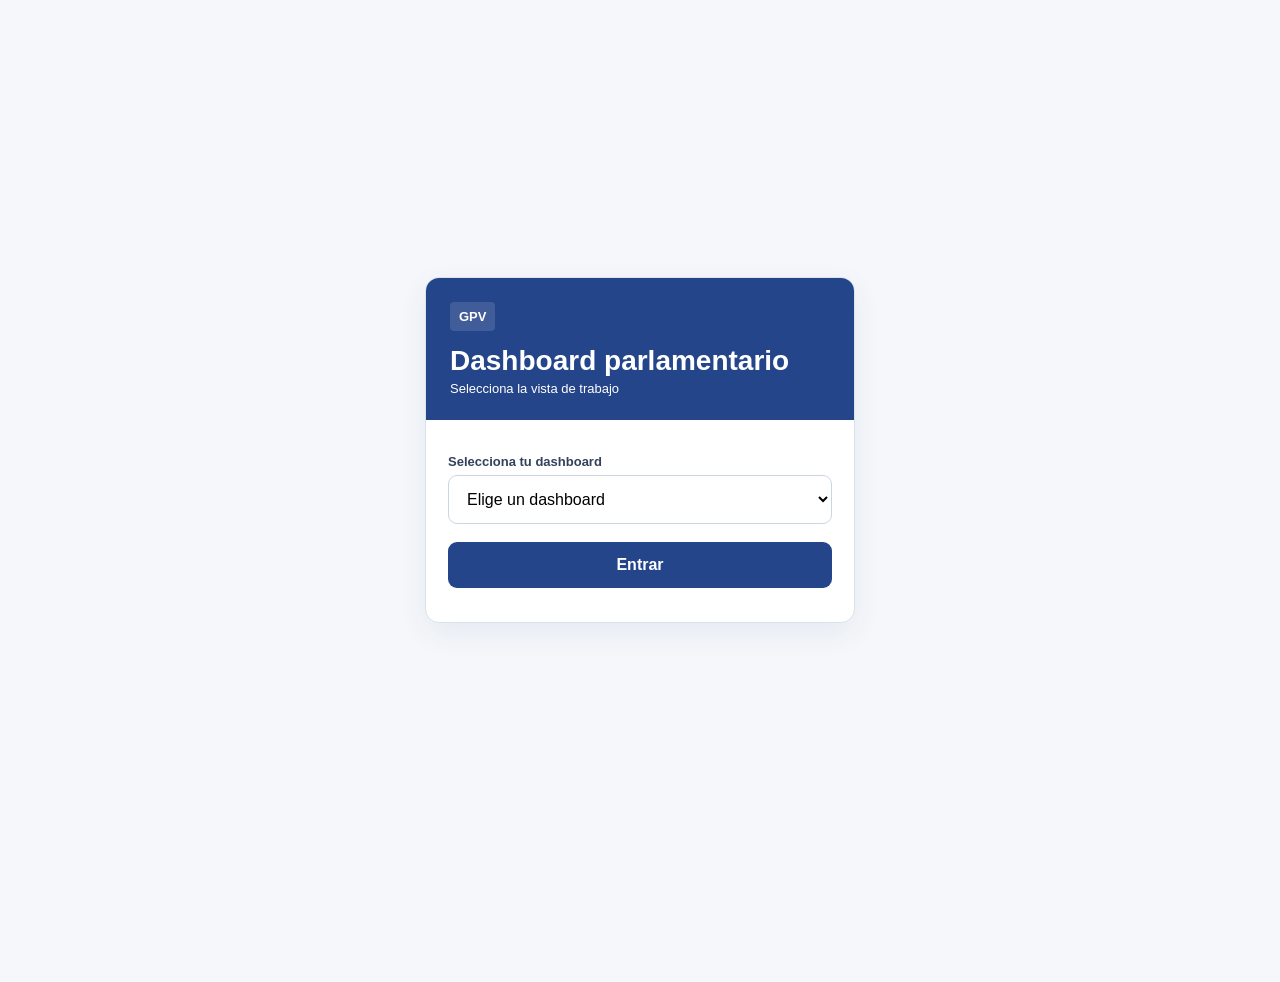
<file: index-pendientes-asignaciones-tareas-editables.html>
﻿<!doctype html>
<html lang="es">
<head>
<meta charset="utf-8"><meta name="viewport" content="width=device-width,initial-scale=1,viewport-fit=cover"><meta name="theme-color" content="#24458a"><meta name="apple-mobile-web-app-title" content="GPV"><meta name="application-name" content="GPV"><link rel="manifest" href="manifest.webmanifest?v=1"><meta name="mobile-web-app-capable" content="yes"><meta name="apple-mobile-web-app-capable" content="yes"><meta name="apple-mobile-web-app-status-bar-style" content="default"><title>GPV</title><link rel="apple-touch-icon" href="gpv-icon.png?v=7"><link rel="apple-touch-icon" sizes="180x180" href="gpv-icon.png?v=7"><link rel="icon" type="image/png" sizes="180x180" href="gpv-icon.png?v=7">
<style>
*{box-sizing:border-box}body{margin:0;background:#f5f7fa;color:#17233b;font-family:-apple-system,BlinkMacSystemFont,"Segoe UI",Arial,sans-serif}.app{max-width:760px;margin:auto;min-height:100vh;padding-bottom:82px}header{background:#24458a;color:#fff;padding:22px 24px 26px}.eyebrow{display:flex;gap:12px;align-items:center;font-size:15px}.eyebrow b{background:#ffffff20;padding:7px 9px;border-radius:4px}h1{font-size:36px;margin:18px 0 2px}header span{color:#dce5f5}main{padding:14px}.card,.alert{background:#fff;border:1px solid #dbe2ec;border-radius:10px;margin-bottom:14px;overflow:hidden}.alert{padding:17px 20px;background:#fff5f2;border-color:#efcfc5}.alert h3,.cardtitle h3,.group-title{font-size:15px;letter-spacing:.08em;color:#193b7a}.alert h3{color:#a84432;margin:0 0 10px}.alert p{margin:8px 0;line-height:1.38}.cardtitle{padding:14px 18px;background:#f0f3f8;border-bottom:1px solid #dbe2ec;display:flex;justify-content:space-between;align-items:center}.cardtitle h3{margin:0}.cardtitle span{color:#8995a7;font-size:13px}.row{display:grid;grid-template-columns:90px 1fr;padding:14px 18px;border-bottom:1px solid #e7ebf1}.date{font-weight:700;line-height:1.45;white-space:pre-line}.row b,.task b{display:block}.row small,.task small{display:block;color:#8b97a9;margin-top:4px}.pills{display:flex;gap:7px;padding:11px 16px;flex-wrap:wrap}.pill{padding:7px 11px;border:1px solid #d8dfeb;border-radius:999px;font-size:12px;background:#fff;color:#17233b;font-family:inherit;cursor:pointer}.pill:focus-visible{outline:2px solid #24458a;outline-offset:2px}.pill.active{background:#24458a;color:#fff}.task{display:grid;grid-template-columns:30px minmax(0,1fr) auto;gap:9px;align-items:center;padding:13px 16px;border-top:1px solid #edf0f4}.check{width:23px;height:23px;border:2px solid #aab6c6;border-radius:50%;background:#fff}.check.done{background:#24458a;border-color:#24458a;position:relative}.check.done:after{content:'✓';color:#fff;position:absolute;left:4px;top:-1px;font-weight:800}.task.done b{text-decoration:line-through;color:#8b97a9}.badge{font-size:10px;font-weight:800;background:#fff0e9;padding:5px 7px;border-radius:6px;color:#a84432}.group-title{margin:18px 4px 8px}.taskbox{background:#fff;border:1px solid #dbe2ec;border-radius:10px;overflow:hidden;margin-bottom:14px}.taskhead{display:flex;justify-content:space-between;align-items:center;margin:3px 2px 12px}.taskhead h2{margin:0}.taskhead button,.primary{border:0;background:#24458a;color:#fff;border-radius:10px;padding:11px 14px;font-weight:700}.soon{padding:40px 5px;color:#67758b}.linkbtn{border:0;background:none;color:#193b7a;font-weight:700;padding:12px 18px;font-size:14px}.bottomnav{position:fixed;bottom:0;left:0;right:0;margin:auto;max-width:760px;height:72px;padding-bottom:env(safe-area-inset-bottom);background:#fff;border-top:1px solid #dce2ea;display:grid;grid-template-columns:repeat(5,1fr);z-index:5}.bottomnav button{border:0;background:#fff;color:#9aa6b5;display:flex;flex-direction:column;align-items:center;justify-content:center;gap:4px;font-size:19px}.bottomnav button.active{color:#24458a;border-top:3px solid #f2b33d}.bottomnav small{font-size:10px}.modal{position:fixed;inset:0;background:#0007;z-index:10;display:flex;align-items:flex-end;justify-content:center}.sheet{background:#fff;width:min(760px,100%);padding:22px;border-radius:18px 18px 0 0}.sheet h2{margin-top:0}.sheet input,.sheet select{width:100%;padding:14px;font-size:16px;border:1px solid #ccd5e1;border-radius:9px;margin:7px 0}.actions{display:flex;gap:8px;margin-top:10px}.actions button{padding:12px 15px;border-radius:9px;border:1px solid #ccd5e1}.actions .primary{border:0}.hidden{display:none}@media(max-width:420px){h1{font-size:31px}.row{grid-template-columns:78px 1fr}.badge{display:none}main{padding:11px}header{padding:19px}}


.loginwrap{min-height:100vh;display:flex;align-items:center;justify-content:center;padding:24px;background:#f5f7fa}.loginbox{width:min(430px,100%);background:#fff;border:1px solid #dbe2ec;border-radius:14px;overflow:hidden;box-shadow:0 10px 30px #193b7a12}.loginhead{background:#24458a;color:#fff;padding:24px}.loginhead b{display:inline-block;background:#ffffff20;padding:7px 9px;border-radius:4px;margin-bottom:14px}.loginhead h1{font-size:28px;margin:0 0 4px}.loginbody{padding:22px}.loginbody label{display:block;font-size:13px;font-weight:700;margin:12px 0 6px;color:#33415c}.loginbody input,.loginbody select{width:100%;padding:14px;font-size:16px;border:1px solid #cbd5e1;border-radius:9px;background:#fff}.loginbody button{width:100%;margin-top:18px;border:0;background:#24458a;color:#fff;border-radius:9px;padding:14px;font-size:16px;font-weight:700}.error{margin-top:12px;color:#a84432;font-size:13px}.loading{padding:30px;text-align:center;color:#67758b}.logout{border:1px solid #ffffff66;background:transparent;color:#fff;border-radius:8px;padding:7px 10px;font-size:12px}.headerline{display:flex;justify-content:space-between;align-items:center}.brandline{display:flex;align-items:center;gap:12px;min-width:0}.gpv-header-logo{width:112px;height:auto;display:block;flex:0 0 auto}.brandtext{display:none}@media(max-width:420px){.gpv-header-logo{width:104px}.brandline{gap:9px}}.meta{font-size:12px;color:#8b97a9;margin-top:4px}.empty{padding:18px;color:#8b97a9}.orderlink{display:inline-block;margin-top:7px;color:#173f86;font-size:12px;font-weight:700;text-decoration:none;border-bottom:1px solid #173f86}.extlinks{padding:13px 18px;border-top:1px solid #e5eaf1;display:flex;gap:18px;flex-wrap:wrap}.extlinks a{color:#173f86;font-weight:700;text-decoration:none;border-bottom:1px solid #173f86}.counts{display:flex;gap:34px;padding:18px 18px 12px}.count strong{font-size:30px;color:#163774;display:block}.count span{color:#657185}.reqhead,.reqrow{display:grid;grid-template-columns:130px 1fr 120px;gap:12px;padding:10px 18px}.reqhead{font-size:11px;font-weight:800;letter-spacing:.08em;color:#8a96a8;border-top:1px solid #e7ebf1;border-bottom:1px solid #e7ebf1}.reqrow{border-bottom:1px solid #e7ebf1;align-items:start}.reqrow .exp{color:#8a96a8}.reqrow .subject{font-weight:700;line-height:1.35}.reqrow .subject small{font-weight:400;color:#657185;line-height:1.4}.status{font-size:10px;font-weight:800;letter-spacing:.06em;padding:5px 7px;border-radius:5px;background:#fff4d8;color:#b17d12;width:max-content}.status.red{background:#fff0e9;color:#b64c35}.bopvbody,.radarbody{padding:20px 18px;color:#657185;line-height:1.45}.bopvbody p{margin:0 0 14px}.radarbody h4{font-size:18px;color:#17233b;margin:8px 0}.radarbody .radardate{float:right;color:#8a96a8;font-family:monospace}.radartag{display:inline-block;background:#fff4d8;color:#b17d12;font-weight:800;font-size:11px;padding:4px 7px;border-radius:4px}.quicktask{padding:14px 18px;background:#f0f3f8;border-bottom:1px solid #dbe2ec}.quicktask input,.quicktask select{padding:10px;border:1px solid #cfd8e5;border-radius:7px;font:inherit;background:#fff}.quicktask input{width:100%;margin-bottom:9px}.quicktask .qrow{display:grid;grid-template-columns:1fr 1fr auto;gap:8px}.quicktask button{border:0;background:#24458a;color:white;font-weight:700;border-radius:7px;padding:0 15px}@media(max-width:520px){.reqhead,.reqrow{grid-template-columns:95px 1fr 88px;font-size:12px}.quicktask .qrow{grid-template-columns:1fr 1fr}.quicktask button{grid-column:1/-1;padding:10px}.extlinks{gap:12px}}
.initiative{padding:16px 18px;border-bottom:1px solid #e7ebf1}.initiative:last-child{border-bottom:0}.initiative-top{display:flex;justify-content:space-between;gap:12px;align-items:flex-start}.initiative h4{margin:0;font-size:16px;line-height:1.4;color:#17233b}.initiative-meta{display:flex;gap:12px;flex-wrap:wrap;margin-top:8px;font-size:12px;color:#6f7c90}.initiative-meta b{color:#193b7a}.answered{font-size:10px;font-weight:800;letter-spacing:.06em;padding:5px 7px;border-radius:5px;background:#eaf5ed;color:#34734a;white-space:nowrap}.initiative-link{display:inline-block;margin-top:9px;color:#173f86;font-size:12px;font-weight:700;text-decoration:none;border-bottom:1px solid #173f86}.initiative-note{padding:14px 18px;color:#7c899c;font-size:12px;line-height:1.45;background:#fafbfd}.pageintro{margin:2px 2px 12px}.pageintro h2{margin:0 0 4px;font-size:24px}.pageintro p{margin:0;color:#718096;font-size:13px}




.hubgrid{display:grid;grid-template-columns:1fr;gap:10px}.hubcard{display:grid;grid-template-columns:42px minmax(0,1fr) 22px;gap:12px;align-items:center;background:#fff;border:1px solid #dbe2ec;border-radius:9px;padding:15px 16px;text-decoration:none;color:#17233b}.hubcard:active{background:#f0f3f8}.hubicon{width:38px;height:38px;border-radius:8px;background:#eef3fb;color:#24458a;display:flex;align-items:center;justify-content:center;font-size:20px;font-weight:800}.hubtext b{display:block;font-size:14px;color:#193b7a;margin-bottom:3px}.hubtext span{display:block;font-size:11.5px;color:#718096;line-height:1.35}.hubarrow{font-size:28px;color:#9aa6b5;line-height:1}.danger{color:#a84432;background:#fff5f2;border-color:#efcfc5!important}


/* Ajuste visual compacto: referencia exacta del artefacto */
body{font-size:13px}.app{max-width:760px}header{padding:17px 20px 20px}.eyebrow{font-size:12px;gap:10px}.eyebrow b{padding:6px 8px}h1{font-size:28px;margin:14px 0 2px}header span{font-size:12px}main{padding:11px}.card,.alert,.taskbox{border-radius:8px;margin-bottom:11px}.cardtitle{padding:11px 15px}.cardtitle h3,.alert h3,.group-title{font-size:12px}.cardtitle span{font-size:11px}.pills{gap:7px;padding:9px 14px}.pill{padding:6px 10px;font-size:11px}.row{grid-template-columns:72px 1fr;padding:11px 15px;font-size:12px}.date{font-size:12px}.row small,.task small{font-size:10.5px;margin-top:2px}.orderlink{font-size:10.5px;margin-top:5px}.alert{margin:10px 14px 12px;padding:13px 15px}.alert h3{margin:0 0 7px}.alert p{font-size:11.5px;margin:6px 0;line-height:1.35}.extlinks{padding:10px 15px;font-size:12px}.counts{padding:14px 15px 9px}.count strong{font-size:24px}.count span{font-size:11px}.reqhead,.reqrow{padding:8px 15px;font-size:10.5px}.bopvbody,.radarbody{padding:15px;font-size:12px}.radarbody h4{font-size:14px;margin:6px 0}.radartag{font-size:9px}.quicktask{padding:11px 15px}.quicktask input,.quicktask select{padding:8px;font-size:12px}.task{padding:10px 14px;font-size:12px}.linkbtn{padding:10px 15px;font-size:12px}.initiative{padding:12px 15px}.initiative h4{font-size:13px;display:-webkit-box;-webkit-line-clamp:2;-webkit-box-orient:vertical;overflow:hidden}.initiative-meta{font-size:10.5px;margin-top:6px}.initiative-link{font-size:10.5px}.pageintro h2{font-size:19px}.pageintro p{font-size:11px}.bottomnav{height:64px}.bottomnav button{font-size:17px}.bottomnav small{font-size:9px}@media(max-width:420px){h1{font-size:27px}.row{grid-template-columns:70px 1fr}header{padding:16px 18px 19px}main{padding:9px}}


/* Ajustes de Inicio: agenda con la misma escala tipográfica que el resto */
.card.agenda-card .row{font-size:11.5px;line-height:1.3}.card.agenda-card .date{font-size:11px;line-height:1.3}.card.agenda-card .row b{font-size:11.5px;line-height:1.3}.card.agenda-card .row small{font-size:10px;line-height:1.3}.radar-actions{display:flex;gap:8px;margin-top:12px}.radar-actions button{border:1px solid #cfd8e5;background:#fff;color:#173f86;border-radius:7px;padding:7px 10px;font:inherit;font-size:11px;font-weight:700}.radar-actions button.primary-mini{background:#24458a;color:#fff;border-color:#24458a}
.radar-actions .quick-add-task{background:#24458a;color:#fff;border-color:#24458a}.radar-actions .quick-add-task.added{background:#eef3f6;color:#6f7c90;border-color:#d7dee8}


/* Confirmaciones y edición de tareas */
.task{grid-template-columns:30px minmax(0,1fr) auto}.task-side{display:flex;align-items:center;gap:7px}.task[data-task-longpress]{-webkit-user-select:none;user-select:none;touch-action:pan-y}.task[data-task-longpress].pressing{background:#f0f3f8}.task-actions{display:none}
.sheet label{display:block;font-size:11px;font-weight:800;color:#526078;margin:10px 0 2px;letter-spacing:.03em}.sheet .danger{margin-left:auto;color:#a84432;background:#fff;border-color:#e7c2ba}
.toast{position:fixed;left:50%;bottom:84px;transform:translateX(-50%);z-index:50;max-width:calc(100vw - 28px);background:#17233b;color:#fff;border-radius:9px;padding:10px 12px;box-shadow:0 8px 24px #0003;display:flex;align-items:center;gap:12px;font-size:12px;font-weight:700;animation:toastin .16s ease-out}.toast button{border:0;background:transparent;color:#ffd36b;font:inherit;font-size:12px;font-weight:800;padding:2px 0}.toast.success:before{content:'✓';display:inline-grid;place-items:center;width:18px;height:18px;border-radius:50%;background:#ffffff24}.toast.hidden{display:none}@keyframes toastin{from{opacity:0;transform:translate(-50%,8px)}to{opacity:1;transform:translate(-50%,0)}}
.app-notification{position:fixed;z-index:70;top:max(12px,env(safe-area-inset-top));left:50%;transform:translateX(-50%);width:min(720px,calc(100vw - 24px));display:grid;grid-template-columns:44px minmax(0,1fr) 24px;gap:11px;align-items:center;padding:13px 14px;border:1px solid rgba(255,255,255,.75);border-radius:20px;background:rgba(220,231,250,.96);color:#17233b;box-shadow:0 12px 34px rgba(23,35,59,.24);backdrop-filter:blur(14px);-webkit-backdrop-filter:blur(14px);animation:notifyin .24s ease-out;cursor:pointer}.app-notification-icon{width:44px;height:44px;border-radius:12px;background:#173f86;color:#fff;display:grid;place-items:center;font-size:23px}.app-notification-copy{min-width:0}.app-notification-copy b{display:block;font-size:14px;line-height:1.2;margin-bottom:3px}.app-notification-copy span{display:block;font-size:12px;line-height:1.3}.app-notification-close{align-self:start;border:0;background:transparent;color:#657185;font-size:18px;line-height:1;padding:2px;cursor:pointer}@keyframes notifyin{from{opacity:0;transform:translate(-50%,-12px)}to{opacity:1;transform:translate(-50%,0)}}@media(max-width:520px){.app-notification{grid-template-columns:40px minmax(0,1fr) 22px;padding:11px 12px;border-radius:18px}.app-notification-icon{width:40px;height:40px;font-size:21px}.app-notification-copy b{font-size:13px}.app-notification-copy span{font-size:11px}}
@media(max-width:420px){.task-side{gap:5px}.badge{display:inline-block;font-size:9px}}


/* Iniciativas en Inicio: formato compacto y legible en móvil */
.home-init-list{border-top:1px solid #e7ebf1}.home-init-row{display:flex;justify-content:space-between;gap:12px;align-items:flex-start;padding:11px 15px;border-bottom:1px solid #e7ebf1}.home-init-main{min-width:0;flex:1;display:grid;grid-template-columns:126px minmax(0,1fr);gap:12px}.home-init-exp{font-size:10.5px;color:#8a96a8;white-space:nowrap}.home-init-text{min-width:0;font-size:11.5px;line-height:1.35}.home-init-text b{display:block;color:#17233b}.home-init-text small{display:block;margin-top:3px;color:#657185;font-size:10.5px;font-weight:400}.home-init-row .status{flex:0 0 auto;max-width:118px;text-align:center;white-space:normal;line-height:1.2}.counts+.pills{padding-top:4px}
@media(max-width:520px){.home-init-row{display:block;padding:11px 15px}.home-init-main{display:block}.home-init-exp{display:block;margin-bottom:4px}.home-init-text{font-size:11.5px}.home-init-row .status{display:inline-block;margin-top:7px;max-width:100%;font-size:9.5px}.counts{gap:28px}.pills{overflow-x:auto;flex-wrap:nowrap;-webkit-overflow-scrolling:touch}.pills .pill{white-space:nowrap;flex:0 0 auto}.reqhead{display:none}.reqrow{display:block}.reqrow>*{display:block;margin-bottom:5px}}


/* Etiquetas de área/departamento en tareas */
.area-badge{font-size:9.5px;font-weight:800;padding:5px 7px;border-radius:6px;white-space:nowrap}
.area-justicia{background:#e8f0ff;color:#214f9b}
.area-cultura{background:#f1eaff;color:#6b3fa0}
.area-movilidad{background:#e7f5ec;color:#2f7650}
.area-otros{background:#eef1f5;color:#5f6d80}
.home-task .task-actions{display:none}
.admin-filter{padding:11px 15px;border-bottom:1px solid #e2e7ef;background:#fafbfd;display:flex;align-items:center;gap:10px}.admin-filter b{font-size:11px;color:#193b7a;letter-spacing:.04em}.person-filter{min-width:180px;max-width:100%;padding:7px 9px;border:1px solid #cfd8e5;border-radius:7px;background:#fff;color:#17233b;font:inherit}@media(max-width:420px){.admin-filter{align-items:flex-start;flex-direction:column}.person-filter{width:100%}}


/* Tareas: tarjetas visuales por etiqueta */
.taskbox{background:transparent;border:0;border-radius:0;overflow:visible;display:grid;gap:9px}
.task{grid-template-columns:32px minmax(0,1fr);gap:10px;padding:13px 14px;border:1px solid #dbe2ec;border-left-width:4px;border-radius:8px;background:#fff;min-height:68px}
.task + .task{border-top-width:1px}
.task-copy{min-width:0;display:grid;grid-template-columns:max-content minmax(0,1fr);column-gap:10px;row-gap:4px;align-items:center}
.task-copy b{font-size:14px;line-height:1.35;font-weight:500;color:#4e5b70}
.task-copy small{grid-column:2;color:#8793a5;font-size:11px}
.task-side{display:none}
.task.area-justicia{background:#f3f6fc;border-left-color:#315b9d}
.task.area-cultura{background:#f7f2fc;border-left-color:#7652a0}
.task.area-movilidad{background:#eef8f2;border-left-color:#33865b}
.task.area-otros{background:#f5f6f8;border-left-color:#778395}
.task .area-badge.area-justicia{background:#e5edfb;color:#214f9b}
.task .area-badge.area-cultura{background:#eee5f8;color:#6b3fa0}
.task .area-badge.area-movilidad{background:#e3f3e9;color:#2f7650}
.task .area-badge.area-otros{background:#e9edf2;color:#5f6d80}
.group-title{font-size:12px;letter-spacing:.08em;color:#8994a5;display:flex;align-items:center;gap:7px;margin:18px 4px 9px}
.group-title:before{content:'';width:9px;height:9px;border-radius:50%;background:#aab4c2}
.quicktask{background:#f1f4fa}
@media(max-width:520px){.task{padding:12px 11px}.task-copy{grid-template-columns:max-content minmax(0,1fr);column-gap:8px}.task-copy b{font-size:13px}.area-badge{font-size:8.5px}}


/* Ajustes finales solicitados 06/09: encabezados sin logo, agenda/radar/Inicio más compactos */
/* Agenda: máximo dos líneas por título de evento */
.agenda-card .row>div:nth-child(2)>b{display:-webkit-box;-webkit-line-clamp:2;-webkit-box-orient:vertical;overflow:hidden;line-height:1.3}
/* Inicio > Iniciativas: máximo dos líneas por título */
.home-init-text b{display:-webkit-box;-webkit-line-clamp:2;-webkit-box-orient:vertical;overflow:hidden;line-height:1.3}
/* Inicio > Iniciativas más compacto */
.home-init-row{padding-top:8px;padding-bottom:8px}.home-init-text small{margin-top:2px}.home-init-row .initiative-link{margin-top:5px}
/* Radar: entradas mucho más breves */
.radarbody{padding:11px 15px}.radarbody h4{font-size:13px;line-height:1.3;margin:5px 0;display:-webkit-box;-webkit-line-clamp:2;-webkit-box-orient:vertical;overflow:hidden}.radarbody p{margin:5px 0;line-height:1.3;display:-webkit-box;-webkit-line-clamp:2;-webkit-box-orient:vertical;overflow:hidden}.radarbody .extlinks{padding-top:4px;padding-bottom:2px}.radar-actions{margin-top:7px}


/* Banco de Datos */
.bd-toolbar{display:grid;gap:9px;margin:0 2px 13px}.bd-search{width:100%;padding:11px 12px;border:1px solid #cfd8e5;border-radius:8px;background:#fff;font:inherit}.bd-mode{display:flex;gap:7px;flex-wrap:wrap}.bd-section{margin:0 2px 24px}.bd-sectitle{display:flex;align-items:center;gap:9px;margin-bottom:4px}.bd-sectitle h3{margin:0;font-size:18px;font-family:Georgia,'Times New Roman',serif;color:#17233b}.bd-dot{width:10px;height:10px;border-radius:50%;background:#24458a;flex:0 0 auto}.bd-grid{display:grid;grid-template-columns:1fr 1fr;gap:10px}.bd-card{display:block;background:#fff;border:1px solid #dde3ec;border-left:4px solid #24458a;border-radius:7px;padding:12px 13px;color:inherit;text-decoration:none}.bd-dato{font-family:Georgia,'Times New Roman',serif;font-weight:700;font-size:21px;color:#17233b;line-height:1.15;margin-bottom:5px}.bd-exp{font-size:11.5px;color:#4e5b70;line-height:1.35;margin-bottom:6px}.bd-meta{font-size:10.5px;color:#7b8799;margin-bottom:6px}.bd-fuente{font-size:11px;font-weight:700;color:#2f7a52}.bd-actions{display:flex;gap:8px;margin-top:9px}.bd-actions button{border:1px solid #cfd8e5;background:#fff;color:#173f86;border-radius:7px;padding:6px 8px;font:inherit;font-size:10.5px;font-weight:700}.bd-area{font-size:10px;color:#657185;margin-bottom:4px}.hubcard{font-family:inherit;text-align:left;width:100%}@media(max-width:460px){.bd-grid{grid-template-columns:1fr}.bd-dato{font-size:20px}}


/* Etiquetas y jerarquía de las entradas de Agenda */
.agenda-type-tag{display:inline-block;margin:0 0 5px;padding:3px 7px;border-radius:999px;font-size:8.5px;font-weight:900;letter-spacing:.04em;line-height:1.2}
.agenda-tag-pleno{background:#fde8e8;color:#a51d1d;border:1px solid #f4bcbc}
.agenda-tag-comision{background:#fff3c8;color:#7b5b00;border:1px solid #efd77c}
.agenda-tag-grupo{background:#e7efff;color:#214f9b;border:1px solid #bdd0f4}
.agenda-tag-mesa{background:#e5f5ea;color:#23733c;border:1px solid #b8dfc4}
.agenda-tag-otros{background:#edf0f4;color:#5f6d80;border:1px solid #d5dbe3}
.today-otros{border-top:1px solid #e2e7ef;background:#fafbfd}
.today-otros summary{list-style:none;cursor:pointer;padding:10px 12px;color:#5f6d80;font-size:10px;font-weight:900;letter-spacing:.05em;display:flex;align-items:center;justify-content:space-between}
.today-otros summary::-webkit-details-marker{display:none}
.today-otros summary:after{content:'⌄';font-size:15px;line-height:1;transition:transform .15s ease}
.today-otros[open] summary:after{transform:rotate(180deg)}
.today-otros[open] summary{border-bottom:1px solid #e2e7ef}
.agenda-entry b{display:block!important;-webkit-line-clamp:2!important;margin-bottom:2px;color:#17233b;font-size:11px!important;line-height:1.22!important}
.agenda-detail{font-size:9.5px;line-height:1.22;color:#566378;margin-top:1px;display:-webkit-box;-webkit-line-clamp:2;-webkit-box-orient:vertical;overflow:hidden}
.agenda-place{font-size:9px;line-height:1.18;color:#8a96a8;margin-top:1px;white-space:nowrap;overflow:hidden;text-overflow:ellipsis}
.agenda-entry .orderlink{display:inline-block;margin-top:3px;font-size:9.5px}
.agenda-card .row.agenda-entry{grid-template-columns:62px 1fr;padding:7px 12px;gap:8px}.agenda-card .row.agenda-entry .date{font-size:9.5px;line-height:1.2}.agenda-type-tag{margin-bottom:3px;padding:2px 6px;font-size:8px}




/* Tareas: mejoras de densidad y prioridad */
.quicktask .qrow{display:flex;gap:8px;align-items:center}
.quicktask .qrow input{flex:1;width:100%;min-width:0}
.task-priority-card{border-radius:12px;padding:12px;margin:8px 0}
.task-priority-urgente{background:#fff1f1}
.task-priority-pronto{background:#fff9e8}
.task-priority-cuando{background:#eef3f6}
.task-title-full{display:block;width:100%;font-weight:800;margin-bottom:6px}
.task-label-below{display:inline-block;margin-top:2px;font-size:.78rem;padding:4px 7px;border-radius:999px;background:rgba(0,0,0,.06)}
.task-quick-actions{display:flex;gap:8px;margin-top:8px;flex-wrap:wrap}
.task-priority-card{grid-template-columns:30px minmax(0,1fr) auto}
.task-edit-btn{border:1px solid #cfd8e5;background:#fff;color:#173f86;border-radius:7px;padding:6px 8px;font-size:10px;font-weight:700}


/* Diseño definitivo de tareas */
.quicktask .qrow{display:flex;gap:9px;align-items:stretch}
.quicktask .qrow input{margin:0;min-height:38px}
.quicktask .qrow button{flex:0 0 auto;min-height:38px;padding:8px 15px;white-space:nowrap}
.task-priority-card{display:grid;grid-template-columns:21px minmax(0,1fr) auto;gap:9px;align-items:start;min-height:0;margin:6px 10px;padding:9px 10px;border:1px solid #e0e5ed;border-left:4px solid #aab4c2;border-radius:10px;box-shadow:0 1px 4px rgba(23,35,59,.04)}
.taskbox .task-priority-card{margin:0}
.task-priority-card.task-priority-urgente{background:#fff7f6;border-left-color:#c85b4b}
.task-priority-card.task-priority-pronto{background:#fffbf0;border-left-color:#d5a128}
.task-priority-card.task-priority-cuando{background:#f5f8fa;border-left-color:#7b8b9d}
.task-priority-card .check{width:20px;height:20px;margin-top:0;cursor:pointer}
.task-priority-card .check.done:after{left:3px;top:-2px;font-size:13px}
.task-copy{display:block;min-width:0}
.task-copy b{display:block;width:100%;margin:0;color:#17233b;font-size:11.5px;font-weight:700;line-height:1.3;white-space:normal;overflow:visible;overflow-wrap:anywhere}
.task-meta{display:flex;align-items:center;gap:6px;flex-wrap:wrap;margin-top:4px;color:#7b8799;font-size:9.5px}
.task-meta small{display:inline;margin:0;color:#7b8799;font-size:9.5px}
.task-label-below{display:inline-flex;align-items:center;margin:0;padding:3px 6px;border-radius:999px;background:rgba(36,69,138,.08);color:#24458a;font-size:9px;font-weight:700;line-height:1.15}
.task-edit-btn{align-self:start;margin:0;border:0;background:transparent;color:#24458a;border-radius:5px;padding:3px 2px;font-size:9.5px;line-height:1.1;font-weight:750;cursor:pointer}
.task-page-back{display:inline-flex;align-items:center;gap:5px;margin:0 0 14px;padding:8px 10px;border:1px solid #d5dce7;border-radius:8px;background:#fff;color:#24458a;font:inherit;font-size:12px;font-weight:750;cursor:pointer}
.taskhead{align-items:flex-start;margin-bottom:15px}
.taskhead h2{font-size:21px;line-height:1.2}
.completed-tasks{margin-top:18px;border:1px solid #dbe2ec;border-radius:9px;background:#fff;overflow:hidden}.completed-tasks summary{display:flex;align-items:center;justify-content:space-between;padding:11px 13px;color:#69768a;font-size:11px;font-weight:800;letter-spacing:.07em;cursor:pointer;list-style:none}.completed-tasks summary::-webkit-details-marker{display:none}.completed-tasks summary:after{content:'⌄';margin-left:auto;color:#24458a;font-size:16px;line-height:1;transition:transform .15s ease}.completed-tasks[open] summary:after{transform:rotate(180deg)}.completed-tasks summary span{margin-left:7px;margin-right:8px;padding:2px 6px;border-radius:999px;background:#eef2f7;color:#526078;font-size:9px;letter-spacing:0}.completed-tasks .taskbox{margin:0;padding:0 8px 8px}.completed-tasks[open] summary{border-bottom:1px solid #e5eaf1}
@media(max-width:520px){.task-priority-card{grid-template-columns:21px minmax(0,1fr) auto;gap:8px;padding:9px 9px}.task-edit-btn{grid-column:3;grid-row:1;justify-self:end;margin:0}.task-copy b{font-size:11.5px}.quicktask .qrow{display:grid;grid-template-columns:minmax(0,1fr) auto}.quicktask .qrow button{grid-column:auto;padding:8px 12px}}


</style>
</head><body><div id="app" class="app"></div>
<script>
(function(){
const SUPABASE_URL='https://baouzhstdacwrijufkgf.supabase.co';
const SUPABASE_KEY='sb_publishable_0IxQU9UXOH5GStO4Hp-z-A_ndghtF9w';
const AGENDA_ARTIFACT='https://claude.ai/code/artifact/820fe5f4-3875-4b39-8ff4-46510afe602e';
const SOLICITUDES_ARTIFACT='https://claude.ai/code/artifact/b1a0d2a2-ab09-493e-a9d9-06e75bd71fc4';
const AGENDA_CSV_URL='https://docs.google.com/spreadsheets/d/1xUZ1Q7XDGQCw406Woy1imLppYszBJ9cEjk0__fmP3wU/export?format=csv&gid=2109091836';
const PLAZOS_CSV_URL='https://docs.google.com/spreadsheets/d/1xUZ1Q7XDGQCw406Woy1imLppYszBJ9cEjk0__fmP3wU/export?format=csv&gid=678968056';
const AGENDA_GVIZ_URL='https://docs.google.com/spreadsheets/d/1xUZ1Q7XDGQCw406Woy1imLppYszBJ9cEjk0__fmP3wU/gviz/tq?gid=2109091836';
const INICIATIVAS_CSV_URL='https://docs.google.com/spreadsheets/d/1xUZ1Q7XDGQCw406Woy1imLppYszBJ9cEjk0__fmP3wU/export?format=csv&gid=2017735442';
const ASIGNADAS_CSV_URL='https://docs.google.com/spreadsheets/d/1xUZ1Q7XDGQCw406Woy1imLppYszBJ9cEjk0__fmP3wU/export?format=csv&gid=1135153606';
const ASIGNADAS_GVIZ_URL='https://docs.google.com/spreadsheets/d/1xUZ1Q7XDGQCw406Woy1imLppYszBJ9cEjk0__fmP3wU/gviz/tq?gid=1135153606';
const RADAR_CSV_URL='https://docs.google.com/spreadsheets/d/1xUZ1Q7XDGQCw406Woy1imLppYszBJ9cEjk0__fmP3wU/export?format=csv&gid=1468202609';
const BOPV_CSV_URL='https://docs.google.com/spreadsheets/d/1tmsuoYBO1fTLp7oQ-m5COxuKg9qVlX24JURRllospNE/export?format=csv&gid=2120975928';
const BANCO_DATOS_CSV_URL='https://docs.google.com/spreadsheets/d/1lm2ujBzBe0GSAjKLlmFB-48PATZ5QnYTVLp69Jldxwo/export?format=csv&gid=0';
const ACCESOS_CSV_URL='https://docs.google.com/spreadsheets/d/1xUZ1Q7XDGQCw406Woy1imLppYszBJ9cEjk0__fmP3wU/export?format=csv&gid=1724874454';
const PENDIENTES_CSV_URL='https://docs.google.com/spreadsheets/d/1xUZ1Q7XDGQCw406Woy1imLppYszBJ9cEjk0__fmP3wU/export?format=csv&gid=535883475';
const SANTI_COSAS_CSV_URL='https://docs.google.com/spreadsheets/d/1xUZ1Q7XDGQCw406Woy1imLppYszBJ9cEjk0__fmP3wU/export?format=csv&gid=1813004350';
const ALBA_COSAS_CSV_URL='https://docs.google.com/spreadsheets/d/1xUZ1Q7XDGQCw406Woy1imLppYszBJ9cEjk0__fmP3wU/export?format=csv&gid=1974715431';
const PEOPLE={
 'lopez.s@legebiltzarra.eus':{name:'Santi López',areas:['Cultura','Movilidad Sostenible','Justicia y Derechos Humanos']},
 'domaica.a@legebiltzarra.eus':{name:'Ainhoa Domaica',areas:['Gobernanza, Administración Digital y Autogobierno','Seguridad','Turismo, Comercio y Consumo']},
 'morales.a@legebiltzarra.eus':{name:'Ana Morales',areas:['Grupo EITB','Vivienda y Agenda Urbana','Alimentación, Desarrollo Rural, Agricultura y Pesca']},
 'gotxi.a@legebiltzarra.eus':{name:'Álvaro Gotxi',areas:['Economía, Trabajo y Empleo','Hacienda y Finanzas','Industria, Transición Energética y Sostenibilidad']},
 'larrea.m@legebiltzarra.eus':{name:'Muriel Larrea',areas:['Deporte','Educación','Ciencia, Universidades e Innovación']},
 'garrido.l@legebiltzarra.eus':{name:'Laura Garrido',areas:['Lehendakaritza','Política Lingüística','Salud','Bienestar, Juventud y Reto Demográfico']}
};
const ALL_AREAS=[...new Set(Object.values(PEOPLE).flatMap(p=>p.areas))];
// Las asignaciones explícitas de comisión prevalecen sobre las coincidencias por área/palabras clave.
const COMMISSION_RESPONSIBLE=[
 {match:'comision de cultura, euskera y deporte',person:'Santi López'},
 {match:'cultura, euskera y deporte',person:'Santi López'}
];
function explicitAgendaResponsible(x){if(String(x.parlamentario||'').trim())return String(x.parlamentario).trim();const all=normPerson((x.organ_activity||'')+' '+(x.detail||''));const hit=COMMISSION_RESPONSIBLE.find(r=>all.includes(normPerson(r.match)));return hit?.person||''}


const AREA_KEYWORDS={
 'Cultura':['cultura','patrimonio','museo','arte'], 'Movilidad Sostenible':['movilidad','transporte','ferrocarr','tren','aeropuerto','carretera','metro'], 'Justicia y Derechos Humanos':['justicia','derechos humanos','prision','penitenci','zaballa'],
 'Gobernanza, Administración Digital y Autogobierno':['gobernanza','administracion digital','autogobierno','funcion publica'], 'Seguridad':['seguridad','ertzaintza','policia','delincuencia','siniestralidad','trafico'], 'Turismo, Comercio y Consumo':['turismo','comercio','consumo'],
 'Grupo EITB':['eitb','euskal irrati','television'], 'Vivienda y Agenda Urbana':['vivienda','vpo','alquiler','agenda urbana'], 'Alimentación, Desarrollo Rural, Agricultura y Pesca':['alimentacion','agricultura','pesca','desarrollo rural','ganader'],
 'Economía, Trabajo y Empleo':['economia','empleo','trabajo','paro','laboral'], 'Hacienda y Finanzas':['hacienda','finanzas','deficit','presupuesto','fiscal'], 'Industria, Transición Energética y Sostenibilidad':['industria','energia','energet','electrica','eolico','sostenibilidad'],
 'Deporte':['deporte','deportivo'], 'Educación':['educacion','escuela','ope','maestro','euskera','alumno'], 'Ciencia, Universidades e Innovación':['ciencia','universidad','innovacion','investigacion'],
 'Lehendakaritza':['lehendakaritza','lehendakari','pradales'], 'Política Lingüística':['politica linguistica','euskera','euskara'], 'Salud':['salud','osasun','hospital','sanidad'], 'Bienestar, Juventud y Reto Demográfico':['bienestar','juventud','reto demografico','demografi','natalidad']
};
let session=null,profile=null,agendaItems=[],plazoItems=[],initiativeItems=[],assignedItems=[],radarItems=[],bopvItems=[],accessItems=[],pendingItems=[],santiCosasItems=[],albaCosasItems=[],bancoDatosItems=[],bancoDatosLoaded=false,bancoDatosLoading=false,bancoDatosDep='Todos',bancoDatosSearch='',tab='Inicio',agendaFilters=new Set(['Plenos y Comisiones','Grupo','Mesa y Junta','Otros']),homeTaskFilter='Urgente',initiativeFilter='Todas',homeInitiativeFilter='Todas',adminParlamentarioFilter='Todos',radarParlamentarioFilter='Todos',groupParlamentarioFilter='Todos';
let toastTimer=null,pendingUndo=null,startupNotificationsChecked=false,appNotificationTimer=null;
const app=document.getElementById('app');
const BUZON_PASSWORD='1234';
const TASKS_API_URL='https://script.google.com/macros/s/AKfycbyrWHyc-PwWrccvjufnv7MLnrUom6tTvcJXDtiDXt1Ee9a698ju5vkJi2K0Sy4AUFNs/exec';
let tasks=[],tasksLoadedFor='';
let remoteDismissed=new Set(),remoteStateLoadedFor='',remoteRefreshBusy=false;
let buzonUnlocked=false;


function showToast(message,undoFn=null){let t=document.getElementById('gpvToast');if(!t){t=document.createElement('div');t.id='gpvToast';document.body.appendChild(t)}if(toastTimer)clearTimeout(toastTimer);pendingUndo=undoFn;t.className='toast success';t.innerHTML=`<span>${esc(message)}</span>${undoFn?'<button id="toastUndo">Deshacer</button>':''}`;if(undoFn){document.getElementById('toastUndo').onclick=()=>{const fn=pendingUndo;pendingUndo=null;t.remove();if(fn)fn()}}toastTimer=setTimeout(()=>{pendingUndo=null;t.remove()},2800)}
function notificationUserKey(){return normPerson(currentPersonName()).replace(/\s+/g,'-')||'usuario'}
function readNotificationIds(key){try{const value=JSON.parse(localStorage.getItem(key)||'null');return Array.isArray(value)?value:null}catch(e){return null}}
function responseNotificationKey(x){return [x.expediente||x.titulo||'',x.fechaRespuesta||'',x.respuestaEnlace||'',x.situacion||''].map(normPerson).join('|')}
const ASSIGNMENT_NOTIFICATION_FROM='2026-09-15';
function assignmentNotificationItem(x){return {id:stableItemId('assignment',[x.expediente||'',x.parlamentario||'',x.titulo||'',x.fechaAsignacion||'',x.vencimiento||'']),titulo:x.titulo||'',vencimiento:x.vencimiento||''}}
function assignmentNotificationEligible(x){const d=sheetDateToISO(x.fechaAsignacion||'');return Boolean(d&&d>=ASSIGNMENT_NOTIFICATION_FROM)}
function isAnsweredInitiative(x){return Boolean(x.respuestaEnlace)||/respond|contestad|respuesta recibida|finalizad|cerrad/i.test(x.situacion||'')}
function responseNotificationsEnabled(){const n=normPerson(currentPersonName());return profile?.role==='parlamentario'||n==='alba langarica'||n==='javier gomara'}
function receivesAllGroupResponses(){const n=normPerson(currentPersonName());return n==='alba langarica'||n==='javier gomara'}
function showAppNotification(title,message,target){
 const old=document.getElementById('gpvAppNotification');if(old)old.remove();if(appNotificationTimer)clearTimeout(appNotificationTimer);
 const box=document.createElement('div');box.id='gpvAppNotification';box.className='app-notification';box.setAttribute('role','status');box.innerHTML=`<div class="app-notification-icon">▤</div><div class="app-notification-copy"><b>${esc(title)}</b><span>${esc(message)}</span></div><button type="button" class="app-notification-close" aria-label="Cerrar">×</button>`;
 box.onclick=e=>{if(e.target.closest('.app-notification-close')){box.remove();return}box.remove();if(target==='Buzón'&&!buzonUnlocked){openBuzonPassword();return}tab=target;render()};document.body.appendChild(box);appNotificationTimer=setTimeout(()=>box.remove(),10000);
}
function checkStartupNotifications(){
 if(startupNotificationsChecked||!responseNotificationsEnabled())return;startupNotificationsChecked=true;
 const n=normPerson(currentPersonName()),isAlbaUser=n==='alba langarica',isSantiUser=n==='santi lopez',allResponses=receivesAllGroupResponses(),userKey=notificationUserKey();
 const inbox=(isAlbaUser?(albaCosasItems||[]):isSantiUser?(santiCosasItems||[]):[]).filter(x=>!itemDismissed('buzon',x));
 const inboxIds=inbox.map(x=>String(x.id));const inboxStore='gpvNotificationInbox:'+userKey;const previousInbox=readNotificationIds(inboxStore);const newInbox=previousInbox===null?inboxIds:inboxIds.filter(id=>!previousInbox.includes(id));if(inboxIds.length)localStorage.setItem(inboxStore,JSON.stringify(inboxIds));
 const initiatives=(allResponses?(initiativeItems||[]):((initiativeItems||[]).filter(isOwnInitiative))).filter(isAnsweredInitiative);
 const responseIds=initiatives.map(responseNotificationKey).filter(Boolean);const responseStore='gpvNotificationResponses:'+userKey;const previousResponses=readNotificationIds(responseStore);const newResponses=previousResponses===null?[]:responseIds.filter(id=>!previousResponses.includes(id));if(responseIds.length)localStorage.setItem(responseStore,JSON.stringify(responseIds));
 const assignmentPairs=profile?.role==='parlamentario'?(assignedItems||[]).filter(x=>isOwnPersonLabel(x.parlamentario)&&assignmentNotificationEligible(x)).map(x=>({source:x,item:assignmentNotificationItem(x)})).filter(x=>!itemDismissed('assignment-notification',x.item)):[];
 if(!newInbox.length&&!newResponses.length&&!assignmentPairs.length)return;
 const parts=[];if(assignmentPairs.length){const deadlines=[...new Set(assignmentPairs.map(x=>x.source.vencimiento).filter(Boolean))];parts.push(`${assignmentPairs.length} ${assignmentPairs.length===1?'nueva asignación':'nuevas asignaciones'}${deadlines.length===1?' · plazo '+deadlines[0]:''}`)}if(newInbox.length)parts.push(`${newInbox.length} ${newInbox.length===1?'nueva entrada':'nuevas entradas'} en ${isAlbaUser?'Alba_Cosas':'Santi_Cosas'}`);if(newResponses.length)parts.push(`${newResponses.length} ${newResponses.length===1?'respuesta nueva':'respuestas nuevas'}`);
 const title=assignmentPairs.length?(assignmentPairs.length===1?'Nueva asignación':'Nuevas asignaciones'):newInbox.length?(newInbox.length===1?'Nuevo asunto en tu Buzón':'Nuevos asuntos en tu Buzón'):(newResponses.length===1?'Nueva respuesta':'Nuevas respuestas');
 const target=assignmentPairs.length?'Iniciativas':newInbox.length?'Buzón':(isEquipo()?'Solicitudes':'Iniciativas');showAppNotification(title,`Tienes ${parts.join(' y ')}.`,target);
 assignmentPairs.forEach(x=>{setDismissal('assignment-notification',x.item,true).catch(()=>{})});
}
function esc(s){return String(s??'').replace(/[&<>"']/g,m=>({'&':'&amp;','<':'&lt;','>':'&gt;','"':'&quot;',"'":'&#39;'}[m]))}
function stableItemId(prefix,parts){const text=(parts||[]).map(v=>String(v??'').trim().toLowerCase()).join('|');let hash=2166136261;for(let i=0;i<text.length;i++){hash^=text.charCodeAt(i);hash=Math.imul(hash,16777619)}return prefix+'-'+(hash>>>0).toString(36)}
function storedDismissed(prefix,x){return Boolean(localStorage.getItem(prefix+x.id)||(x.legacyId&&localStorage.getItem(prefix+x.legacyId)))}
const DASHBOARDS=[
 {id:'laura',name:'Laura Garrido',email:'garrido.l@legebiltzarra.eus',role:'parlamentario'},
 {id:'javier',name:'Javier de Andrés',email:'',uid:'7719defd-55ce-44e7-8259-7f7a99996826',role:'parlamentario'},
 {id:'santi',name:'Santi López',email:'lopez.s@legebiltzarra.eus',role:'parlamentario'},
 {id:'ainhoa',name:'Ainhoa Domaica',email:'domaica.a@legebiltzarra.eus',role:'parlamentario'},
 {id:'ana',name:'Ana Morales',email:'morales.a@legebiltzarra.eus',role:'parlamentario'},
 {id:'alvaro',name:'Álvaro Gotxi',email:'gotxi.a@legebiltzarra.eus',role:'parlamentario'},
 {id:'muriel',name:'Muriel Larrea',email:'larrea.m@legebiltzarra.eus',role:'parlamentario'},
 {id:'alba',name:'Alba Langarica',email:'glangarica.a@legebiltzarra.eus',role:'admin'},
 {id:'prensa',name:'Prensa',email:'',role:'prensa'},
 {id:'beatriz',name:'Beatriz Álvarez',email:'',role:'equipo'},
 {id:'jorge',name:'Jorge Panera',email:'',role:'equipo'},
 {id:'gomara',name:'Javier Gómara',email:'',role:'equipo'}
];
function chooseDashboard(id,remember=true){const d=DASHBOARDS.find(x=>x.id===id);if(!d)return false;buzonUnlocked=false;tasks=[];tasksLoadedFor='';remoteDismissed=new Set();remoteStateLoadedFor='';startupNotificationsChecked=false;session={user:{id:d.uid||('dashboard-'+d.id),email:d.email||''}};profile={id:session.user.id,name:d.name,email:d.email||'',role:d.role};if(remember)localStorage.setItem('gpv_dashboard',d.id);return true}
function loadStoredSession(){const id=localStorage.getItem('gpv_dashboard');return id?chooseDashboard(id,false):false}
function clearDashboard(){localStorage.removeItem('gpv_dashboard');localStorage.removeItem('gpv_supabase_session');tasks=[];tasksLoadedFor='';remoteDismissed=new Set();remoteStateLoadedFor='';startupNotificationsChecked=false;const notice=document.getElementById('gpvAppNotification');if(notice)notice.remove();session=null;profile=null}


function taskUserEnabled(){
 const n=normPerson(currentPersonName());
 return n==='santi lopez'||(isAdmin()&&n==='alba langarica');
}
function taskKey(){
 const u=session?.user?.id||session?.user?.email||'anon';
 return 'gpv_tasks_script_v1:'+u;
}
function loadPersonalTasks(){
 const key=taskKey();
 try{tasks=JSON.parse(localStorage.getItem(key)||'[]')}catch(e){tasks=[]}
 if(!Array.isArray(tasks))tasks=[];
 const n=normPerson(currentPersonName());
 if(n==='santi lopez'){
  const allowed=new Set(currentUserConfig()?.areas||[]);
  const clean=tasks.filter(t=>!t.area||allowed.has(t.area));
  if(clean.length!==tasks.length){tasks=clean;try{localStorage.setItem(key,JSON.stringify(tasks))}catch(e){}}
 }
 tasksLoadedFor=key;
}
function saveTasksLocal(){
 try{localStorage.setItem(taskKey(),JSON.stringify(tasks))}catch(e){}
}
function taskOwnerOptions(selected=''){
 const vals=normPerson(currentPersonName())==='santi lopez'
  ?(currentUserConfig()?.areas||[])
  :['Javier de Andrés','Santi López','Ainhoa Domaica','Ana Morales','Álvaro Gotxi','Muriel Larrea','Laura Garrido'];
 return vals.map(v=>`<option ${v===selected?'selected':''}>${esc(v)}</option>`).join('');
}
async function taskApi(payload){
 try{
  await fetch(TASKS_API_URL,{method:'POST',mode:'no-cors',keepalive:true,headers:{'Content-Type':'text/plain;charset=utf-8'},body:JSON.stringify(payload)});
  return true;
 }catch(e){console.error('Error guardando tarea',e);return false}
}
function apiJsonp(action,extra={}){
 return new Promise((resolve,reject)=>{
  const cb='gpvApi'+Date.now()+Math.random().toString(36).slice(2),script=document.createElement('script');let done=false,timer=null;
  const finish=(err,value)=>{if(done)return;done=true;clearTimeout(timer);try{delete window[cb]}catch(e){}script.remove();err?reject(err):resolve(value)};
  window[cb]=data=>finish(null,data);
  const params=new URLSearchParams({action,usuario:currentPersonName(),callback:cb,_:String(Date.now()),...extra});
  script.src=TASKS_API_URL+'?'+params.toString();script.onerror=()=>finish(new Error('No se pudo conectar con el servicio'));
  document.head.appendChild(script);timer=setTimeout(()=>finish(new Error('Tiempo de espera agotado')),6000);
 });
}
async function loadRemoteTasks(){
 if(!taskUserEnabled())return [];
 try{const data=await apiJsonp('listar_tareas');return data&&data.ok&&Array.isArray(data.tareas)?data.tareas:null}catch(e){console.warn('No se pudieron sincronizar las tareas:',e);return null}
}
async function loadRemoteDismissals(){
 try{const data=await apiJsonp('listar_descartes');return data&&data.ok&&Array.isArray(data.descartes)?data.descartes:null}catch(e){console.warn('No se pudieron sincronizar los descartes:',e);return null}
}
function dismissalIds(x){return [...new Set([x&&x.id,...((x&&x.dismissIds)||[]),x&&x.legacyId].filter(Boolean).map(String))]}
function dismissalLocalPrefix(type){return `gpvDismissed:${notificationUserKey()}:${type}:`}
function oldDismissalPrefix(type){return type==='radar'?'gpvRadarDismissed:':type==='bopv'?'gpvBopvDismissed:':buzonDismissKey('')}
function itemDismissed(type,x){
 const ids=dismissalIds(x),prefix=dismissalLocalPrefix(type),oldPrefix=oldDismissalPrefix(type);
 for(const id of ids){
  if(remoteDismissed.has(type+':'+id)||localStorage.getItem(prefix+id))return true;
  if(localStorage.getItem(oldPrefix+id)){localStorage.setItem(prefix+id,'1');return true}
 }
 return false;
}
function setLocalDismissal(type,x,value){
 const prefix=dismissalLocalPrefix(type);for(const id of dismissalIds(x)){value?localStorage.setItem(prefix+id,'1'):localStorage.removeItem(prefix+id)}
}
function dismissalApi(action,type,x){return taskApi({action,usuario:currentPersonName(),tipo:type,item_id:String(x.id)})}
async function setDismissal(type,x,value){
 setLocalDismissal(type,x,value);const key=type+':'+x.id;value?remoteDismissed.add(key):remoteDismissed.delete(key);
 return dismissalApi(value?'descartar_item':'restaurar_descarte',type,x);
}
function sourceItemById(type,id){
 const list=type==='radar'?radarItems:type==='bopv'?bopvItems:[...(albaCosasItems||[]),...(santiCosasItems||[])];
 return list.find(x=>String(x.id)===String(id));
}
function applyRemoteUserState(remoteTasks,remoteDiscards){
 if(Array.isArray(remoteTasks)&&taskUserEnabled()){tasks=remoteTasks;tasksLoadedFor=taskKey();saveTasksLocal()}
 if(Array.isArray(remoteDiscards))remoteDismissed=new Set(remoteDiscards.filter(x=>x&&x.tipo&&x.item_id).map(x=>String(x.tipo).toLowerCase()+':'+String(x.item_id)));
 remoteStateLoadedFor=notificationUserKey();
}
async function refreshRemoteUserState(){
 if(remoteRefreshBusy||!session?.user)return;remoteRefreshBusy=true;
 try{const [remoteTasks,remoteDiscards]=await Promise.all([loadRemoteTasks(),loadRemoteDismissals()]);const beforeTasks=JSON.stringify(tasks),beforeDiscards=[...remoteDismissed].sort().join('|');applyRemoteUserState(remoteTasks,remoteDiscards);if(beforeTasks!==JSON.stringify(tasks)||beforeDiscards!==[...remoteDismissed].sort().join('|'))render()}finally{remoteRefreshBusy=false}
}
function taskPayload(action,task){return {action,id:String(task.id),parlamentario:currentPersonName(),tarea:task.title,area:task.area||'',prioridad:task.priority||'Pronto',fecha:task.when||'Sin fecha',estado:task.done?'Hecho':'Pendiente'}}
function persistTask(task){return taskApi(taskPayload('crear_tarea',task))}
function updateTaskRemote(task){return taskApi(taskPayload('actualizar_tarea',task))}
function deleteTaskRemote(task){return taskApi({action:'eliminar_tarea',id:String(task.id),parlamentario:currentPersonName()})}
function priorityClass(p){p=normPerson(p);return p.includes('urgente')?'task-priority-urgente':p.includes('pronto')?'task-priority-pronto':'task-priority-cuando'}
function sourceTaskKey(title){return normPerson(title).replace(/\s+/g,' ')}
function sourceTaskArea(title,areaHint='',personHint=''){
 const n=normPerson(currentPersonName());
 if(n==='santi lopez')return inferArea([areaHint,title].filter(Boolean).join(' '),currentAreas())||'';
 if(isAdmin()&&n==='alba langarica'){
  const person=canonicalGroupPerson(personHint);
  return ['Javier de Andrés','Santi López','Ainhoa Domaica','Ana Morales','Álvaro Gotxi','Muriel Larrea','Laura Garrido'].includes(person)?person:'';
 }
 return '';
}
function sourceTaskButton(title,areaHint='',personHint='',priority='Pronto'){
 if(!taskUserEnabled()||!String(title||'').trim())return '';
 const cleanTitle=String(title).trim(),exists=tasks.some(t=>sourceTaskKey(t.title)===sourceTaskKey(cleanTitle));
 const area=sourceTaskArea(cleanTitle,areaHint,personHint);
 return `<button type="button" class="quick-add-task ${exists?'added':''}" data-quick-task data-task-title="${esc(cleanTitle)}" data-task-area="${esc(area)}" data-task-priority="${esc(priority)}" ${exists?'disabled':''}>${exists?'✓ Añadida':'＋ Añadir tarea'}</button>`;
}
function concreteSourceTaskTitle(source,subject,action=''){
 const src=String(source||'').trim(),sub=String(subject||'').trim(),act=String(action||'').trim();
 if(src==='BOPV')return sub?`BOPV · ${sub}`:'Revisar BOPV';
 if(src==='Buzón'){
  if(act&&sub){const na=normPerson(act),ns=normPerson(sub);return (na.includes(ns)||ns.includes(na))?act:`${act} · ${sub}`}
  if(act)return act;
  return sub?`Buzón · ${sub}`:'Gestionar asunto del buzón';
 }
 return act||sub;
}
function taskHTML(t){return `<div class="task task-priority-card ${priorityClass(t.priority)}" data-task-id="${esc(t.id)}"><button class="check ${t.done?'done':''}" data-task-toggle="${esc(t.id)}" aria-label="${t.done?'Reabrir':'Completar'}"></button><div class="task-copy"><b>${esc(t.title)}</b><div class="task-meta">${t.area?`<span class="task-label-below">${esc(t.area)}</span>`:''}<small>${esc(t.priority||'Pronto')}</small></div></div><button class="task-edit-btn" data-task-edit="${esc(t.id)}">Editar</button></div>`}
function homeTasks(){
 if(!taskUserEnabled())return '';
 const open=tasks.filter(t=>!t.done),visible=[...open.filter(t=>t.priority==='Urgente'),...open.filter(t=>t.priority==='Pronto'),...open.filter(t=>t.priority==='Cuando pueda')].slice(0,3);
 return card('✓ TAREAS','',`<div class="quicktask"><div class="qrow"><input id="quickTaskText" placeholder="Añadir una tarea…"><button id="quickTaskAdd">Añadir tarea</button></div></div>${visible.length?visible.map(taskHTML).join(''):'<div class="empty">No tienes tareas pendientes.</div>'}<div class="extlinks"><button class="linkbtn" data-go="Tareas">→ Todas las tareas</button></div>`);
}
function tareasPage(){
 if(!taskUserEnabled())return '<div class="empty">No disponible.</div>';
 let out=`<button type="button" class="task-page-back" data-go="Inicio">← Volver</button><div class="taskhead"><div><h2>Tareas</h2><div class="meta">Guardadas también en el Excel maestro</div></div><button id="newTask">＋ Nueva</button></div>`;
 for(const p of ['Urgente','Pronto','Cuando pueda']){const rows=tasks.filter(t=>!t.done&&t.priority===p);if(rows.length)out+=`<h3 class="group-title">${p.toUpperCase()}</h3><div class="taskbox">${rows.map(taskHTML).join('')}</div>`}
 const done=tasks.filter(t=>t.done);if(done.length)out+=`<details class="completed-tasks"><summary>COMPLETADAS <span>${done.length}</span></summary><div class="taskbox">${done.map(taskHTML).join('')}</div></details>`;
 if(!tasks.length)out+='<div class="empty">No tienes tareas todavía.</div>';return out;
}
function openTaskModal(id=null,prefill=''){
 const editing=id!==null,t=editing?tasks.find(x=>String(x.id)===String(id)):null;if(editing&&!t)return;
 const pf=(prefill&&typeof prefill==='object')?prefill:{title:prefill};
 const initialTitle=t?.title||pf.title||'',initialPriority=t?.priority||pf.priority||'Pronto',initialArea=t?.area||pf.area||'';
 document.getElementById('modal').innerHTML=`<div class="modal"><div class="sheet"><h2>${editing?'Editar tarea':'Nueva tarea'}</h2><label>Tarea</label><input id="taskText" value="${esc(initialTitle)}" maxlength="180"><label>Urgencia</label><select id="taskPriority">${['Urgente','Pronto','Cuando pueda'].map(v=>`<option ${initialPriority===v?'selected':''}>${v}</option>`).join('')}</select><label>${normPerson(currentPersonName())==='santi lopez'?'Departamento':'Parlamentario'}</label><select id="taskArea">${taskOwnerOptions(initialArea)}</select><div class="actions"><button class="primary" id="saveTask">${editing?'Guardar cambios':'Añadir tarea'}</button><button id="cancelTask">Cancelar</button>${editing?'<button class="danger" id="deleteTask">Eliminar</button>':''}</div></div></div>`;
 document.getElementById('cancelTask').onclick=()=>document.getElementById('modal').innerHTML='';
 document.getElementById('saveTask').onclick=async()=>{
  const title=document.getElementById('taskText').value.trim();if(!title)return;
  const data={title,priority:document.getElementById('taskPriority').value,area:document.getElementById('taskArea').value,when:'Sin fecha'};
  let item;if(editing){tasks=tasks.map(x=>String(x.id)===String(id)?{...x,...data}:x);item=tasks.find(x=>String(x.id)===String(id))}else{item={id:Date.now(),...data,done:false};tasks.push(item)}
  saveTasksLocal();document.getElementById('modal').innerHTML='';render();
  const ok=await (editing?updateTaskRemote(item):persistTask(item));showToast(ok?(editing?'Tarea actualizada':'Tarea guardada en el Excel'):'No se pudo guardar en el Excel');
 };
 const del=document.getElementById('deleteTask');if(del)del.onclick=async()=>{const item=tasks.find(x=>String(x.id)===String(id));tasks=tasks.filter(x=>String(x.id)!==String(id));saveTasksLocal();document.getElementById('modal').innerHTML='';render();const ok=await deleteTaskRemote(item);showToast(ok?'Tarea eliminada':'No se pudo eliminar del Excel')};
}
const EVENTO_DESTINATARIOS=['Alba Langarica','Santi López','Laura Garrido','Javier de Andrés','Ainhoa Domaica','Ana Morales','Álvaro Gotxi','Muriel Larrea'];
function canManageAgendaEvents(){const n=normPerson(currentPersonName());return n==='santi lopez'||n==='jorge panera'||(isAdmin()&&n==='alba langarica')}
function generateEventoId(){return 'EVT-'+Date.now()+'-'+Math.random().toString(36).slice(2,7)}
function eventoDateToSheet(iso){const m=String(iso||'').match(/^(\d{4})-(\d{2})-(\d{2})$/);return m?`${m[3]}/${m[2]}/${m[1]}`:''}
function eventoPayload(action,ev){return {action,id:String(ev.id_evento||''),fecha:eventoDateToSheet(ev.event_date),hora:ev.event_time||'',tipo:ev.type||'Reunión',titulo:ev.organ_activity||'',lugar:ev.location||'',detalle:ev.detail||'',enlace:ev.expediente_link||'',destinatarios:ev.parlamentario||'',creado_por:currentPersonName()}}
function persistEvento(ev){return taskApi(eventoPayload('crear_evento',ev))}
function actualizarEventoRemote(ev){return taskApi(eventoPayload('actualizar_evento',ev))}
function cancelarEventoRemote(id){return taskApi({action:'cancelar_evento',id:String(id),creado_por:currentPersonName()})}
function eventoDestinatariosChecked(x,n){if(!x)return normPerson(n)===normPerson(currentPersonName());return String(x.parlamentario||'').split(/\s*(?:\/|;|,|\+|\by\b)\s*/i).some(p=>normPerson(p)===normPerson(n))}
function openEventModal(id=null){
 const editing=id!==null,x=editing?agendaItems.find(e=>String(e.id_evento)===String(id)):null;if(editing&&!x)return;
 const sinConfirmarInicial=editing&&!/^\d{1,2}:\d{2}$/.test(String(x.event_time||''));
 document.getElementById('modal').innerHTML=`<div class="modal"><div class="sheet"><h2>${editing?'Editar evento':'Nuevo evento'}</h2>
  <label>Fecha</label><input type="date" id="evFecha" value="${esc(x?.event_date||todayISO())}">
  <label style="font-weight:400;display:flex;align-items:center;gap:7px"><input type="checkbox" id="evSinConfirmar" ${sinConfirmarInicial?'checked':''} style="width:auto;padding:0;margin:0"> Hora sin confirmar</label>
  <input type="time" id="evHora" value="${editing&&!sinConfirmarInicial?esc(x.event_time):''}" ${sinConfirmarInicial?'disabled':''}>
  <label>Título</label><input id="evTitulo" value="${esc(x?.organ_activity||'')}" maxlength="180">
  <label>Lugar</label><input id="evLugar" value="${esc(x?.location||'')}">
  <label>Detalle</label><input id="evDetalle" value="${esc(x?.detail||'')}">
  <label>Enlace o documento (opcional)</label><input id="evEnlace" value="${esc(x?.expediente_link||'')}" placeholder="https://...">
  <label>Para quién</label>
  <div id="evDestinatarios">${EVENTO_DESTINATARIOS.map(n=>`<label style="font-weight:400;display:flex;align-items:center;gap:7px;margin:4px 0"><input type="checkbox" class="evDest" value="${esc(n)}" style="width:auto;padding:0;margin:0" ${eventoDestinatariosChecked(x,n)?'checked':''}> ${esc(n)}</label>`).join('')}</div>
  <div class="actions"><button class="primary" id="saveEvento">${editing?'Guardar cambios':'Crear evento'}</button><button id="cancelEvento">Cerrar</button>${editing?'<button class="danger" id="deleteEvento">Cancelar evento</button>':''}</div>
 </div></div>`;
 const sinConf=document.getElementById('evSinConfirmar'),horaInput=document.getElementById('evHora');
 sinConf.onchange=()=>{horaInput.disabled=sinConf.checked;if(sinConf.checked)horaInput.value=''};
 document.getElementById('cancelEvento').onclick=()=>document.getElementById('modal').innerHTML='';
 document.getElementById('saveEvento').onclick=async()=>{
  const titulo=document.getElementById('evTitulo').value.trim();const fecha=document.getElementById('evFecha').value;
  if(!titulo||!fecha)return;
  const destinatarios=[...document.querySelectorAll('.evDest:checked')].map(c=>c.value);
  if(!destinatarios.length){showToast('Elige al menos un destinatario');return}
  const hora=sinConf.checked?'Hora por confirmar':(horaInput.value||'Hora por confirmar');
  const data={event_date:fecha,event_time:hora,organ_activity:titulo,location:document.getElementById('evLugar').value.trim(),detail:document.getElementById('evDetalle').value.trim(),expediente_link:document.getElementById('evEnlace').value.trim(),parlamentario:destinatarios.join(', '),type:x?.type||'Reunión',area_label:''};
  document.getElementById('modal').innerHTML='';
  if(editing){
   const merged={...x,...data};
   agendaItems=agendaItems.map(e=>String(e.id_evento)===String(id)?merged:e);render();
   const ok=await actualizarEventoRemote(merged);showToast(ok?'Evento actualizado':'No se pudo actualizar en el Excel');
  }else{
   const tempId=generateEventoId();
   const item={...data,id_evento:tempId,creado_por:currentPersonName(),estado:'Activo'};
   agendaItems=[...agendaItems,item];render();
   const ok=await persistEvento(item);showToast(ok?'Evento guardado':'No se pudo guardar en el Excel');
  }
  setTimeout(refreshAgendaFromSheet,4000);
 };
 const del=document.getElementById('deleteEvento');if(del)del.onclick=async()=>{
  agendaItems=agendaItems.filter(e=>String(e.id_evento)!==String(id));document.getElementById('modal').innerHTML='';render();
  const ok=await cancelarEventoRemote(id);showToast(ok?'Evento cancelado':'No se pudo cancelar en el Excel');
  setTimeout(refreshAgendaFromSheet,4000);
 };
}
function csvRows(text){const rows=[];let row=[],cell='',quoted=false;for(let i=0;i<text.length;i++){const ch=text[i];if(quoted){if(ch==='\"'&&text[i+1]==='\"'){cell+='\"';i++}else if(ch==='\"')quoted=false;else cell+=ch}else{if(ch==='\"')quoted=true;else if(ch===','){row.push(cell);cell=''}else if(ch==='\n'){row.push(cell);rows.push(row);row=[];cell=''}else if(ch!=='\r')cell+=ch}}row.push(cell);if(row.some(v=>v!==''))rows.push(row);return rows}
function sheetDateToISO(v){const s=String(v||'').trim();let m=s.match(/^(\d{1,2})\/(\d{1,2})\/(\d{4})$/);if(m)return `${m[3]}-${m[2].padStart(2,'0')}-${m[1].padStart(2,'0')}`;m=s.match(/^Date\((\d{4}),(\d{1,2}),(\d{1,2})\)$/);if(m)return `${m[1]}-${String(Number(m[2])+1).padStart(2,'0')}-${m[3].padStart(2,'0')}`;return s}
function mapAgendaRows(rows){if(!rows.length)return[];const h=rows[0].map(x=>String(x||'').trim());const ix=n=>h.indexOf(n);const firstIx=(...names)=>{for(const n of names){const i=ix(n);if(i>=0)return i}return-1};const val=(r,...names)=>{const i=firstIx(...names);return i>=0?(r[i]||''):''};return rows.slice(1).filter(r=>r.some(v=>String(v||'').trim())).map(r=>({event_date:sheetDateToISO(val(r,'Fecha')),day_name:val(r,'Día','Dia'),event_time:val(r,'Hora'),type:val(r,'Tipo'),organ_activity:val(r,'Órgano / actividad','Organo / actividad','Órgano','Organo'),location:val(r,'Lugar'),detail:val(r,'Asunto / detalle','Asunto','Detalle'),expediente:val(r,'Expediente relacionado','Expediente'),agenda_link:val(r,'Agenda / orden del día','Agenda / orden del dia','Orden del día','Orden del dia'),expediente_link:val(r,'Ficha expediente','Enlace expediente'),parlamentario:val(r,'Parlamentario','Responsable','Asignado a'),area_label:val(r,'Etiqueta / área','Etiqueta / area','Área','Area'),id_evento:val(r,'ID_evento'),creado_por:val(r,'Creado_por'),estado:val(r,'Estado')})).filter(x=>/^\d{4}-\d{2}-\d{2}$/.test(x.event_date)&&normPerson(x.estado||'activo')!=='cancelado')}
function loadAgendaGViz(){return new Promise((resolve,reject)=>{const cb='gpvAgenda'+Date.now();const script=document.createElement('script');let done=false;const finish=(err,data)=>{if(done)return;done=true;delete window[cb];script.remove();err?reject(err):resolve(data)};window[cb]=res=>{try{const cols=(res.table?.cols||[]).map(c=>c.label||'');const rows=[cols,...(res.table?.rows||[]).map(r=>(r.c||[]).map(c=>c?(c.f??c.v??'') : ''))];finish(null,mapAgendaRows(rows))}catch(e){finish(e)}};script.src=AGENDA_GVIZ_URL+'&tqx=responseHandler:'+cb+'&_='+Date.now();script.onerror=()=>finish(new Error('No se pudo cargar la Agenda'));document.head.appendChild(script);setTimeout(()=>finish(new Error('Tiempo de espera agotado')),8000)})}
const GROUP_ZOOM_URL='https://us02web.zoom.us/j/82745673204?pwd=Rpd4JECHxm0Geb2w63W2pFwC66Z8Ii.1';
const PROVISIONAL_GROUP_START='2026-09-23';
function isGroupAgendaItem(x){const explicit=explicitAgendaCategory(x);if(explicit)return explicit==='Grupo';const o=normPerson(x.organ_activity||''),d=normPerson(x.detail||'');return o.includes('reunion de grupo')||d.includes('reunion de grupo')||o.includes('grupo popular')||d.includes('grupo popular')}
function weekMondayISO(iso){const d=new Date(iso+'T12:00:00');const day=(d.getDay()+6)%7;d.setDate(d.getDate()-day);return d.toISOString().slice(0,10)}
function withProvisionalGroupMeetings(base){const items=[...base];const realWeeks=new Set(items.filter(isGroupAgendaItem).map(x=>weekMondayISO(x.event_date)));const start=new Date(PROVISIONAL_GROUP_START+'T12:00:00');const horizon=new Date();horizon.setHours(12,0,0,0);horizon.setDate(horizon.getDate()+365);for(let d=new Date(start);d<=horizon;d.setDate(d.getDate()+7)){const iso=d.toISOString().slice(0,10);if(realWeeks.has(weekMondayISO(iso)))continue;items.push({event_date:iso,day_name:'Miércoles',event_time:'Hora por confirmar',type:'Reunión',organ_activity:'Reunión de grupo (provisional)',location:'Zoom / por confirmar',detail:'Fecha provisional · reunión semanal de grupo',agenda_link:'',expediente:'',expediente_link:'',parlamentario:'',area_label:'',group_zoom:GROUP_ZOOM_URL,provisional:true})}return items}
async function loadAgendaFromSheet(){try{const sep=AGENDA_CSV_URL.includes('?')?'&':'?';const r=await fetch(AGENDA_CSV_URL+sep+'_='+Date.now(),{cache:'no-store'});if(!r.ok)throw new Error('CSV '+r.status);const data=mapAgendaRows(csvRows(await r.text()));if(data.length)return withProvisionalGroupMeetings(data)}catch(e){}return withProvisionalGroupMeetings(await loadAgendaGViz())}
async function loadPlazos(){try{const r=await fetch(PLAZOS_CSV_URL+'&_='+Date.now(),{cache:'no-store'});if(!r.ok)throw new Error('plazos');const rows=csvRows(await r.text());if(!rows.length)return[];const h=rows[0].map(x=>String(x||'').trim());const ix=n=>h.indexOf(n);const full=n=>{const v=normPerson(n);if(v==='santi'||v==='santiago')return 'Santi López';if(v==='ainhoa')return 'Ainhoa Domaica';if(v==='ana')return 'Ana Morales';if(v==='alvaro')return 'Álvaro Gotxi';if(v==='muriel')return 'Muriel Larrea';if(v==='laura')return 'Laura Garrido';if(v==='javier')return 'Javier de Andrés';return String(n||'').trim()};return rows.slice(1).filter(r=>String(r[ix('Iniciativa')]||'').trim()&&normPerson(r[ix('Estado')]||'Pendiente')!=='resuelto').flatMap(r=>{const fecha=sheetDateToISO(r[ix('Plazo enmiendas')]);if(!/^\d{4}-\d{2}-\d{2}$/.test(fecha))return[];return String(r[ix('Responsable')]||'').split('/').map(x=>full(x.trim())).filter(Boolean).map(who=>({event_date:fecha,event_time:'Todo el día',type:'Vencimiento',organ_activity:'Plazo de enmiendas',location:'Parlamento Vasco',detail:who+': '+String(r[ix('Iniciativa')]||'').trim()}))})}catch(e){return[]}}
let agendaRefreshBusy=false;async function refreshAgendaFromSheet(){if(agendaRefreshBusy||!session?.user)return;agendaRefreshBusy=true;try{const fresh=await loadAgendaFromSheet();if(fresh.length){const before=JSON.stringify(agendaItems);const after=JSON.stringify(fresh);if(before!==after){agendaItems=fresh;render()}}}catch(e){}finally{agendaRefreshBusy=false}}
let notificationRefreshBusy=false;async function refreshUserNotificationData(){if(notificationRefreshBusy||!session?.user||!responseNotificationsEnabled())return;notificationRefreshBusy=true;try{const n=normPerson(currentPersonName()),isAlbaUser=n==='alba langarica',isSantiUser=n==='santi lopez';const inboxLoad=isAlbaUser?safeLoad(loadAlbaCosas,albaCosasItems):isSantiUser?safeLoad(loadSantiCosas,santiCosasItems):Promise.resolve([]);const [freshInitiatives,freshInbox]=await Promise.all([safeLoad(loadInitiatives,initiativeItems),inboxLoad]);if(freshInitiatives.length)initiativeItems=freshInitiatives;if(Array.isArray(freshInbox)){if(isAlbaUser)albaCosasItems=freshInbox;else if(isSantiUser)santiCosasItems=freshInbox}startupNotificationsChecked=false;checkStartupNotifications()}catch(e){}finally{notificationRefreshBusy=false}}
document.addEventListener('visibilitychange',()=>{if(document.visibilityState==='visible'){refreshAgendaFromSheet();refreshUserNotificationData();refreshRemoteUserState()}});window.addEventListener('focus',()=>{refreshAgendaFromSheet();refreshUserNotificationData();refreshRemoteUserState()});


function initiativeType(expediente){const e=String(expediente||'').replaceAll('/','\\');if(e.includes('\\10\\07\\02\\'))return 'Solicitud de información';if(e.includes('\\10\\05\\03\\'))return 'Pregunta escrita';if(e.includes('\\10\\05\\01\\'))return 'Pregunta oral';return 'Iniciativa'}
async function loadInitiatives(){try{const r=await fetch(INICIATIVAS_CSV_URL,{cache:'no-store'});if(!r.ok)throw new Error('sheet');const rows=csvRows(await r.text());if(!rows.length)return[];const h=rows[0].map(x=>String(x||'').trim());const ix=n=>h.indexOf(n);const firstIx=(...names)=>{for(const n of names){const i=ix(n);if(i>=0)return i}return-1};
 const links={'13\\10\\07\\02\\03457':'https://www.legebiltzarra.eus/ords/f?p=120:18:9449541491527::NO:RP,RIR:P18_ID,P18_EXPAND:90936,N','13\\10\\07\\02\\03684':'https://www.legebiltzarra.eus/ords/f?p=120:18:9449541491527::NO:RP,RIR:P18_ID,P18_EXPAND:91293,N','13\\10\\07\\02\\03710':'https://www.legebiltzarra.eus/ords/f?p=120:18:9449541491527::NO:RP,RIR:P18_ID,P18_EXPAND:91330,N'};
 const responseLinks={
  '13\\10\\07\\02\\03413':'https://mail.google.com/mail/#all/1a06736f164735ce',
  '13\\10\\07\\02\\03430':'https://mail.google.com/mail/#all/1a067c73b5558ee9',
  '13\\10\\07\\02\\03431':'https://mail.google.com/mail/#all/1a067c73b5558ee9',
  '13\\10\\07\\02\\03432':'https://mail.google.com/mail/#all/1a06c66a68b5d959',
  '13\\10\\07\\02\\03438':'https://mail.google.com/mail/#all/1a06736f164735ce',
  '13\\10\\07\\02\\03439':'https://mail.google.com/mail/#all/1a06736f164735ce'
 };
 const plazos={'13\\10\\07\\02\\03457':'09/09/2026'};const enlIx=firstIx('URL iniciativa','Enlace'),respIx=firstIx('URL respuesta','Enlace respuesta','Respuesta'),fechaRespIx=firstIx('Fecha respuesta','Fecha de respuesta');
 const asUrl=v=>/^https?:\/\//i.test(String(v||'').trim())?String(v).trim():'';
 return rows.slice(1).filter(r=>String(r[ix('Expediente')]||'').trim()).map(r=>{const expediente=r[ix('Expediente')]||'';return {parlamentario:r[ix('Parlamentario')]||'',expediente,titulo:r[ix('Título')]||'',situacion:r[ix('Situación')]||'',enlace:asUrl(enlIx>=0?r[enlIx]:'')||links[expediente]||'',plazo:plazos[expediente]||'',tipo:initiativeType(expediente),respuestaEnlace:asUrl(respIx>=0?r[respIx]:'')||responseLinks[expediente]||'',fechaRespuesta:fechaRespIx>=0?r[fechaRespIx]||'':''}});}catch(e){return[]}}
function mapAssignedRows(rows){if(!rows.length)return[];const h=rows[0].map(x=>String(x||'').trim());const ix=n=>h.indexOf(n);return rows.slice(1).filter(r=>String(r[ix('Iniciativa')]||'').trim()).map(r=>({parlamentario:String(r[ix('Parlamentario')]||'').trim(),tipo:String(r[ix('Tipo')]||'').trim(),titulo:String(r[ix('Iniciativa')]||'').trim(),autor:String(r[ix('Autor')]||'').trim(),vencimiento:String(r[ix('Vencimiento')]||'').trim(),fechaAsignacion:String(r[ix('Fecha asignación')]||'').trim(),expediente:String(r[ix('Expediente')]||'').trim(),enlace:String(r[ix('Enlace')]||'').trim()}))}
function loadAssignedGViz(){return new Promise((resolve,reject)=>{const cb='gpvAssigned'+Date.now();const script=document.createElement('script');let done=false;const finish=(err,data)=>{if(done)return;done=true;delete window[cb];script.remove();err?reject(err):resolve(data)};window[cb]=res=>{try{const cols=(res.table?.cols||[]).map(c=>c.label||'');const rows=[cols,...(res.table?.rows||[]).map(r=>(r.c||[]).map(c=>c?(c.f??c.v??'') : ''))];finish(null,mapAssignedRows(rows))}catch(e){finish(e)}};script.src=ASIGNADAS_GVIZ_URL+'&tqx=responseHandler:'+cb;script.onerror=()=>finish(new Error('No se pudieron cargar las asignadas'));document.head.appendChild(script);setTimeout(()=>finish(new Error('Tiempo de espera agotado')),8000)})}
async function loadAssigned(){try{const r=await fetch(ASIGNADAS_CSV_URL,{cache:'no-store'});if(!r.ok)throw new Error('asignadas');const data=mapAssignedRows(csvRows(await r.text()));if(data.length)return data}catch(e){}try{return await loadAssignedGViz()}catch(e){return[]}}
async function loadAccesses(){try{const r=await fetch(ACCESOS_CSV_URL,{cache:'no-store'});if(!r.ok)throw new Error('accesos');const rows=csvRows(await r.text());const hi=rows.findIndex(r=>String(r[0]||'').trim()==='Recurso');if(hi<0)return[];const h=rows[hi].map(x=>String(x||'').trim());const ix=n=>h.indexOf(n);return rows.slice(hi+1).filter(r=>String(r[ix('Recurso')]||'').trim()).map((r,i)=>({id:'acc-'+i,title:String(r[ix('Recurso')]||'').trim(),desc:String(r[ix('Descripción')]||'').trim(),url:String(r[ix('URL web')]||'').trim()})).filter(x=>x.title);}catch(e){return[]}}
async function loadPendientes(){try{
 const r=await fetch(PENDIENTES_CSV_URL+'&_='+Date.now(),{cache:'no-store'});
 if(!r.ok)throw new Error('pendientes');
 const rows=csvRows(await r.text());if(!rows.length)return[];
 const h=rows[0].map(x=>String(x||'').trim()),ix=n=>h.indexOf(n);
 return rows.slice(1).filter(r=>String(r[ix('Pendiente')]||'').trim()).map((r,i)=>({
  id:'pend-'+i,
  parlamentario:String(r[ix('Parlamentario')]||'').trim(),
  pendiente:String(r[ix('Pendiente')]||'').trim(),
  area:String(r[ix('Área')]||'').trim(),
  estado:String(r[ix('Estado')]||'Pendiente').trim(),
  fecha:String(r[ix('Fecha límite')]||'').trim(),
  url:String(r[ix('Enlace')]||'').trim(),
  notas:String(r[ix('Notas')]||'').trim()
 }));
}catch(e){return[]}}
async function loadAlbaCosas(){try{
 const r=await fetch(ALBA_COSAS_CSV_URL+'&_='+Date.now(),{cache:'no-store'});
 if(!r.ok)throw new Error('alba-cosas');
 const rows=csvRows(await r.text());if(!rows.length)return[];
 const h=rows[0].map(x=>String(x||'').trim()),ix=n=>h.indexOf(n);
 return rows.slice(1).filter(r=>String(r[ix('Asunto')]||'').trim()).map((r,i)=>({
  id:String(r[ix('ID')]||stableItemId('ac',[r[ix('Fecha asunto')],r[ix('Asunto')],r[ix('Remitente')]])).trim(),
  legacyId:'ac-'+i,
  dismissIds:[stableItemId('ac',[r[ix('Fecha asunto')],r[ix('Asunto')],r[ix('Remitente')],r[ix('Enlace correo')],r[ix('Enlace documento')]])],
  fechaDeteccion:String(r[ix('Fecha detección')]||'').trim(),
  fechaAsunto:String(r[ix('Fecha asunto')]||'').trim(),
  hora:String(r[ix('Hora')]||'').trim(),
  tipo:String(r[ix('Tipo')]||'').trim(),
  prioridad:String(r[ix('Prioridad')]||'').trim(),
  asunto:String(r[ix('Asunto')]||'').trim(),
  resumen:String(r[ix('Resumen')]||'').trim(),
  accion:String(r[ix('Acción necesaria')]||'').trim(),
  fechaLimite:String(r[ix('Fecha límite')]||'').trim(),
  estado:String(r[ix('Estado')]||'').trim(),
  relacionado:String(r[ix('Relacionado con')]||'').trim(),
  expediente:String(r[ix('Expediente')]||'').trim(),
  remitente:String(r[ix('Remitente')]||'').trim(),
  lugar:String(r[ix('Lugar')]||'').trim(),
  enlaceCorreo:String(r[ix('Enlace correo')]||'').trim(),
  enlaceDocumento:String(r[ix('Enlace documento')]||'').trim(),
  actualizacion:String(r[ix('Última actualización')]||'').trim(),
  observaciones:String(r[ix('Observaciones')]||'').trim()
 }));
}catch(e){return[]}}
async function loadSantiCosas(){try{
 const r=await fetch(SANTI_COSAS_CSV_URL+'&_='+Date.now(),{cache:'no-store'});
 if(!r.ok)throw new Error('santi-cosas');
 const rows=csvRows(await r.text());if(!rows.length)return[];
 const h=rows[0].map(x=>String(x||'').trim()),ix=n=>h.indexOf(n);
 return rows.slice(1).filter(r=>String(r[ix('Asunto')]||'').trim()).map((r,i)=>({
  id:String(r[ix('ID')]||stableItemId('sc',[r[ix('Fecha asunto')],r[ix('Asunto')],r[ix('Remitente')]])).trim(),
  legacyId:'sc-'+i,
  dismissIds:[stableItemId('sc',[r[ix('Fecha asunto')],r[ix('Asunto')],r[ix('Remitente')],r[ix('Enlace correo')],r[ix('Enlace documento')]])],
  fechaDeteccion:String(r[ix('Fecha detección')]||'').trim(),
  fechaAsunto:String(r[ix('Fecha asunto')]||'').trim(),
  hora:String(r[ix('Hora')]||'').trim(),
  tipo:String(r[ix('Tipo')]||'').trim(),
  prioridad:String(r[ix('Prioridad')]||'').trim(),
  asunto:String(r[ix('Asunto')]||'').trim(),
  resumen:String(r[ix('Resumen')]||'').trim(),
  accion:String(r[ix('Acción necesaria')]||'').trim(),
  fechaLimite:String(r[ix('Fecha límite')]||'').trim(),
  estado:String(r[ix('Estado')]||'').trim(),
  relacionado:String(r[ix('Relacionado con')]||'').trim(),
  expediente:String(r[ix('Expediente')]||'').trim(),
  remitente:String(r[ix('Remitente')]||'').trim(),
  lugar:String(r[ix('Lugar')]||'').trim(),
  enlaceCorreo:String(r[ix('Enlace correo')]||'').trim(),
  enlaceDocumento:String(r[ix('Enlace documento')]||'').trim(),
  actualizacion:String(r[ix('Última actualización')]||'').trim(),
  observaciones:String(r[ix('Observaciones')]||'').trim()
 }));
}catch(e){return[]}}
async function loadRadar(){try{const r=await fetch(RADAR_CSV_URL,{cache:'no-store'});if(!r.ok)throw new Error('radar');const rows=csvRows(await r.text());if(!rows.length)return[];const h=rows[0].map(x=>String(x||'').trim());const ix=n=>h.indexOf(n);return rows.slice(1).filter(r=>String(r[ix('Título')]||'').trim()).map((r,i)=>({legacyId:'radar-'+(r[ix('Fecha')]||'sin-fecha')+'-'+i,id:stableItemId('radar',[r[ix('Fecha')],r[ix('Título')]]),dismissIds:[stableItemId('radar',[r[ix('Fecha')],r[ix('Parlamentario')],r[ix('Título')],r[ix('URL')]])],fecha:sheetDateToISO(r[ix('Fecha')]),parlamentario:r[ix('Parlamentario')]||'',titulo:r[ix('Título')]||'',resumen:r[ix('Hechos')]||'',fuente:r[ix('Fuente')]||'',interpretacion:r[ix('Interpretación')]||'',relevancia:r[ix('Relevancia política')]||'',actuacion:r[ix('Actuación propuesta')]||'',url:r[ix('URL')]||'',area:'Otros'})).filter(x=>/^\d{4}-\d{2}-\d{2}$/.test(x.fecha));}catch(e){return[]}}
async function loadBopv(){try{const sep=BOPV_CSV_URL.includes('?')?'&':'?';const r=await fetch(BOPV_CSV_URL+sep+'_='+Date.now(),{cache:'no-store'});if(!r.ok)throw new Error('bopv');const rows=csvRows(await r.text());if(!rows.length)return[];const h=rows[0].map(x=>String(x||'').trim());const ix=n=>h.indexOf(n);return rows.slice(1).filter(r=>String(r[ix('Entrada')]||'').trim()).map((r,i)=>({legacyId:'bopv-'+(r[ix('Expediente / BOPV')]||i),id:stableItemId('bopv',String(r[ix('Expediente / BOPV')]||'').trim()?[r[ix('Expediente / BOPV')]]:[r[ix('Día de entrada')],r[ix('Entrada')]]),dismissIds:[stableItemId('bopv',[r[ix('Día de entrada')],r[ix('Entrada')],r[ix('Expediente / BOPV')],r[ix('Enlace oficial')],r[ix('Parlamentario')]])],fecha:sheetDateToISO(r[ix('Día de entrada')]),area:r[ix('Área / Departamento')]||'',responsable:r[ix('Parlamentario')]||'',categoria:r[ix('Clasificación')]||'BOPV',motivo:r[ix('Motivo / seguimiento')]||'',estado:r[ix('Estado')]||'',expediente:r[ix('Expediente / BOPV')]||'',url:r[ix('Enlace oficial')]||'',asunto:r[ix('Entrada')]||''})).filter(x=>String(x.estado||'Activo').toLowerCase()!=='inactivo'&&/^\d{4}-\d{2}-\d{2}$/.test(x.fecha));}catch(e){return[]}}




const LOAD_GUARD_MS=6000;
async function safeLoad(loader,fallback=[],timeoutMs=3500){
 try{
  return await Promise.race([
   Promise.resolve().then(()=>loader()),
   new Promise((_,reject)=>setTimeout(()=>reject(new Error('Timeout de carga')),timeoutMs))
  ]);
 }catch(e){
  console.warn('Fuente no disponible o demasiado lenta:',e);
  return fallback;
 }
}
async function loadData(){
 if(taskUserEnabled()&&tasksLoadedFor!==taskKey())loadPersonalTasks();
 const [
   agenda,
   plazos,
   iniciativas,
   asignadas,
   pendientes,
   santiCosas,
   albaCosas,
   radar,
   bopv,
   accesos,
   remoteTasks,
   remoteDiscards
 ] = await Promise.all([
   safeLoad(loadAgendaFromSheet,[]),
   safeLoad(loadPlazos,[]),
   safeLoad(loadInitiatives,[]),
   safeLoad(loadAssigned,[]),
   safeLoad(loadPendientes,[]),
   safeLoad(loadSantiCosas,[]),
   safeLoad(loadAlbaCosas,[]),
   safeLoad(loadRadar,[]),
   safeLoad(loadBopv,[]),
   safeLoad(loadAccesses,[]),
   safeLoad(loadRemoteTasks,null,3500),
   safeLoad(loadRemoteDismissals,null,3500)
 ]);


 agendaItems=agenda;
 plazoItems=plazos;
 initiativeItems=iniciativas;
 assignedItems=asignadas;
 pendingItems=pendientes;
 santiCosasItems=santiCosas;
 albaCosasItems=albaCosas;
 radarItems=radar;
 bopvItems=bopv;
 accessItems=accesos;
 applyRemoteUserState(remoteTasks,remoteDiscards);
 render();
 setTimeout(checkStartupNotifications,80);
}


async function guardedLoadData(){
 try{await loadData()}catch(e){console.error(e);render()}
}


function renderLogin(msg=''){app.innerHTML=`<div class="loginwrap"><div class="loginbox"><div class="loginhead"><b>GPV</b><h1>Dashboard parlamentario</h1><div>Selecciona la vista de trabajo</div></div><div class="loginbody"><form id="loginForm"><label>Selecciona tu dashboard</label><select id="dashboardSelect" required><option value="" selected disabled>Elige un dashboard</option>${DASHBOARDS.map(d=>`<option value="${d.id}">${esc(d.name)}</option>`).join('')}</select><button type="submit">Entrar</button><div id="loginError" class="error">${esc(msg)}</div></form></div></div></div>`;document.getElementById('loginForm').onsubmit=async e=>{e.preventDefault();const id=document.getElementById('dashboardSelect').value;if(!id)return;if(!chooseDashboard(id,true))return;app.innerHTML='<div class="loading">Cargando dashboard…</div>';await guardedLoadData()}}
function card(title,extra,body){return `<section class="card"><div class="cardtitle"><h3>${title}</h3><span>${extra||''}</span></div>${body}</section>`}
function areaClass(area){const a=normPerson(area);if(a.includes('justicia')||a.includes('seguridad')||a.includes('salud'))return'area-justicia';if(a.includes('cultura')||a.includes('educacion')||a.includes('ciencia')||a.includes('linguistica')||a.includes('deporte'))return'area-cultura';if(a.includes('movilidad')||a.includes('industria')||a.includes('energia')||a.includes('agricultura')||a.includes('turismo'))return'area-movilidad';return'area-otros'}




function normPerson(s){return String(s||'').normalize('NFD').replace(/[\u0300-\u036f]/g,'').trim().toLowerCase()}
function currentUserConfig(){const email=(session?.user?.email||'').trim().toLowerCase();return PEOPLE[email]||null}
async function loadBancoDatos(){try{const r=await fetch(BANCO_DATOS_CSV_URL,{cache:'no-store'});if(!r.ok)throw new Error('banco');const rows=csvRows(await r.text());if(!rows.length)return[];const h=rows[0].map(x=>String(x||'').trim());const ix=n=>h.indexOf(n);const ixMostrar=ix('Mostrar');return rows.slice(1).filter(r=>String(r[ix('Dato')]||'').trim()).map((r,i)=>({id:'bd-'+i,departamento:r[ix('Departamento')]||'',area:r[ix('Área')]||'',dato:r[ix('Dato')]||'',explicacion:r[ix('Explicación del dato')]||'',fecha:r[ix('Fecha del Dato')]||'',fuente:r[ix('Fuente')]||'',url:r[ix('URL si hay')]||'',mostrar:ixMostrar>=0?String(r[ixMostrar]||'').trim().toLowerCase():''})).filter(x=>!/^#error!?$/i.test(x.dato));}catch(e){return[]}}
function ensureBancoDatosLoaded(){if(bancoDatosLoaded||bancoDatosLoading)return;bancoDatosLoading=true;loadBancoDatos().then(items=>{bancoDatosItems=items;bancoDatosLoaded=true;bancoDatosLoading=false;if(tab==='Banco de Datos')render()})}


function isAdmin(){const email=(session?.user?.email||'').toLowerCase();return profile?.role==='admin'||email==='glangarica.a@legebiltzarra.eus'}
function isLaura(){return (session?.user?.email||'').trim().toLowerCase()==='garrido.l@legebiltzarra.eus'||normPerson(profile?.name)==='laura garrido'}
function isJavier(){return session?.user?.id==='7719defd-55ce-44e7-8259-7f7a99996826'||normPerson(profile?.name)==='javier de andres'}
function isPrensa(){return profile?.role==='prensa'||normPerson(profile?.name)==='prensa'}
function isEquipo(){return profile?.role==='equipo'}
function hasGroupView(){return isLaura()||isJavier()}
function hasPendientesView(){
 const n=normPerson(currentPersonName());
 return ['alvaro gotxi','ana morales','ainhoa domaica','muriel larrea'].includes(n);
}


function currentPersonName(){return currentUserConfig()?.name||profile?.name||displayIdentity().name||''}
function currentAreas(){return isAdmin()?ALL_AREAS:(currentUserConfig()?.areas||[])}
function personAliases(name){const n=normPerson(name);const aliases=new Set([n]);if(n==='santi'||n==='santi lopez'||n==='santiago lopez'||n.includes('santiago lopez')||n.includes('santi lopez')){aliases.add('santi');aliases.add('santi lopez');aliases.add('santiago lopez')}if(n==='ainhoa'||n==='ainhoa domaica'||n.includes('ainhoa domaica')){aliases.add('ainhoa');aliases.add('ainhoa domaica')}if(n==='ana'||n==='ana morales'||n.includes('ana morales')){aliases.add('ana');aliases.add('ana morales')}if(n==='muriel'||n==='muriel larrea'||n.includes('muriel larrea')){aliases.add('muriel');aliases.add('muriel larrea')}if(n==='laura'||n==='laura garrido'||n.includes('laura garrido')){aliases.add('laura');aliases.add('laura garrido')}if(n==='javier'||n==='javier de andres'||n.includes('javier de andres')){aliases.add('javier');aliases.add('javier de andres')}if(n==='alvaro'||n==='gotxi'||n==='alvaro gotxi'||n.includes('alvaro gotxi')){aliases.add('alvaro');aliases.add('alvaro gotxi');aliases.add('gotxi')}return [...aliases].filter(Boolean)}
function isOwnPersonLabel(label){const v=normPerson(label);return personAliases(currentPersonName()).some(a=>v===a||v.startsWith(a+' ')||a.startsWith(v+' '))}
function isOwnInitiative(x){return isOwnPersonLabel(x.parlamentario)}
function textMatchesArea(text,area){const n=normPerson(text);return (AREA_KEYWORDS[area]||[area]).some(k=>n.includes(normPerson(k)))}
function inferArea(text,allowed=currentAreas()){const raw=normPerson(text);let best='',bestScore=0;for(const a of allowed){const keys=[normPerson(a),...(AREA_KEYWORDS[a]||[]).map(normPerson)];let score=0;for(const k of keys){if(k&&raw.includes(k))score+=k.length>12?3:k.length>6?2:1}if(score>bestScore){best=a;bestScore=score}}return best}
function areaOptions(selected=''){const arr=currentAreas();const vals=arr.length?arr:['Otros'];return vals.map(v=>`<option ${v===selected?'selected':''}>${esc(v)}</option>`).join('')}
function areaTags(selected=''){if(!selected)return '';const areas=currentAreas();if(!isAdmin()&&!areas.includes(selected))return '';return `<span class="area-badge ${areaClass(selected)}">${esc(selected)}</span>`}
function initiativeAreaTag(x){return ''}
function initiativeLinkByTitle(title){
 const target=normPerson(String(title||'')
   .replace(/^sobre\s+/i,'')
   .replace(/^relativa?\s+a\s+/i,'')
   .replace(/^relativo\s+a\s+/i,'')
   .replace(/^en relación con\s+/i,'')
   .replace(/^en relacion con\s+/i,''));
 if(!target)return '';
 let best=null,bestScore=0;
 for(const x of initiativeItems||[]){
  const raw=normPerson(String(x.titulo||'')
    .replace(/^sobre\s+/i,'')
    .replace(/^relativa?\s+a\s+/i,'')
    .replace(/^relativo\s+a\s+/i,'')
    .replace(/^en relación con\s+/i,'')
    .replace(/^en relacion con\s+/i,''));
  if(!raw)continue;
  let score=0;
  if(raw===target)score=100;
  else if(raw.includes(target)||target.includes(raw))score=80;
  else{
   const a=new Set(target.split(/\s+/).filter(w=>w.length>4));
   const b=new Set(raw.split(/\s+/).filter(w=>w.length>4));
   const common=[...a].filter(w=>b.has(w)).length;
   const denom=Math.max(1,Math.min(a.size,b.size));
   score=(common/denom)*60;
  }
  if(score>bestScore){best=x;bestScore=score}
 }
 return bestScore>=45?(best?.enlace||''):'';
}
function initiativeLinkHTMLByTitle(title,label='Ver iniciativa →'){
 const url=initiativeLinkByTitle(title);
 return url?`<a class="initiative-link" href="${esc(url)}" target="_blank" rel="noopener">${label}</a>`:'';
}
function assignedInitiativeLinkHTML(x,label='Ver iniciativa →'){
 const url=String(x?.enlace||'').trim()||initiativeLinkByTitle(x?.titulo||'');
 return url?`<a class="initiative-link" href="${esc(url)}" target="_blank" rel="noopener">${label}</a>`:'';
}


function explicitAgendaCategory(x){const a=normPerson(x.area_label||'');if(a==='otros')return 'Otros';if(a==='grupo')return 'Grupo';if(a==='mesa y junta')return 'Mesa y Junta';if(a==='plenos y comisiones')return 'Plenos y Comisiones';return ''}
function isLeadershipAgenda(x){const t=normPerson(x.type||''),o=normPerson(x.organ_activity||''),d=normPerson(x.detail||''),a=normPerson(x.area_label||'');const all=[t,o,d,a].join(' ');if(a==='otros'||all.includes('mesa de contratacion'))return false;return /(^|\b)mesa(\b|$)/.test(t)||/(^|\b)mesa(\b|$)/.test(o)||/(^|\b)junta(\b|$)/.test(t)||/(^|\b)junta(\b|$)/.test(o)||all.includes('mesa del parlamento')||all.includes('junta de portavoces')||all.includes('reunion de mesa')||all.includes('mesa y junta')}
function category(x){const t=normPerson(x.type||''),o=normPerson(x.organ_activity||''),d=normPerson(x.detail||''),a=normPerson(x.area_label||''),all=[t,o,d,a].join(' ');if(String(x.id_evento||'').trim())return 'Grupo';if(all.includes('mesa de contratacion'))return 'Otros';const isPress=all.includes('rueda de prensa')||all.includes('comparecencia ante los medios');if(isPress){const ownPress=all.includes('grupo popular')||all.includes('grupo parlamentario popular')||all.includes('partido popular')||/(^|\s)(pp|gp popular|gp pv|pv-etp)(\s|$)/.test(all);return ownPress?'Grupo':'Otros'}const explicit=explicitAgendaCategory(x);if(explicit)return explicit;if(isLeadershipAgenda(x))return 'Mesa y Junta';if(o.includes('reunion de grupo')||d.includes('reunion de grupo')||o.includes('grupo popular')||d.includes('grupo popular'))return 'Grupo';if(t.includes('pleno')||t.includes('comision'))return 'Plenos y Comisiones';return 'Otros'}
function todayISO(){const d=new Date(),z=n=>String(n).padStart(2,'0');return `${d.getFullYear()}-${z(d.getMonth()+1)}-${z(d.getDate())}`}
function fmtDate(iso){if(!iso)return'';const [y,m,d]=iso.split('-');return `${Number(d)} ${['ene','feb','mar','abr','may','jun','jul','ago','sep','oct','nov','dic'][Number(m)-1]}`}
function agendaResponsibleMatches(label){const raw=String(label||'').trim();if(!raw)return false;const parts=raw.split(/\s*(?:\/|;|,|\+|\by\b)\s*/i).filter(Boolean);return parts.some(isOwnPersonLabel)}
function isOwnAgenda(x){if(isPrensa())return true;const t=normPerson(x.type||''),o=normPerson(x.organ_activity||''),d=normPerson(x.detail||''),a=normPerson(x.area_label||''),all=[o,d,a].join(' ');const aliases=personAliases(currentPersonName());if(t==='vencimiento')return aliases.some(alias=>all.startsWith(alias+':')||all.includes(alias));if(o.includes('grupo popular')||o.includes('grupo parlamentario')||o.includes('reunion de grupo')||d.includes('reunion de grupo'))return true;if(t.includes('pleno'))return true;if(isLeadershipAgenda(x))return true;const explicit=explicitAgendaResponsible(x);if(explicit)return agendaResponsibleMatches(explicit);if(aliases.some(alias=>all.includes(alias)))return true;if(t.includes('comision')||o.includes('comision')||t.includes('visita')||o.includes('visita')||t.includes('jornada')||o.includes('jornada')||t.includes('reunion')||o.includes('reunion'))return currentAreas().some(area=>textMatchesArea(all,area));return false}
function plusDaysISO(iso,days){const d=new Date(iso+'T00:00:00');d.setDate(d.getDate()+days);const z=n=>String(n).padStart(2,'0');return `${d.getFullYear()}-${z(d.getMonth()+1)}-${z(d.getDate())}`}
const AGENDA_KNOWN_LINKS={
 '2026-09-07|09:30':'https://www.legebiltzarra.eus/portal/es/inicio?p_p_id=legebiltzarraagendaportlet&p_p_lifecycle=1&p_p_state=pop_up&p_p_mode=view&_legebiltzarraagendaportlet_javax.portlet.action=detalle&_legebiltzarraagendaportlet_tipo=xmlDiario&_legebiltzarraagendaportlet_hora=09%3A30&_legebiltzarraagendaportlet_dia=07.09.2026&_legebiltzarraagendaportlet_agendaId=17624&p_auth=e8e5a9fg',
 '2026-09-07|12:00':'https://www.legebiltzarra.eus/portal/es/inicio?p_p_id=legebiltzarraagendaportlet&p_p_lifecycle=1&p_p_state=pop_up&p_p_mode=view&_legebiltzarraagendaportlet_javax.portlet.action=detalle&_legebiltzarraagendaportlet_tipo=xmlEnAdelante&_legebiltzarraagendaportlet_hora=12%3A00&_legebiltzarraagendaportlet_dia=07.09.2026&_legebiltzarraagendaportlet_agendaId=17634&p_auth=eisWet9Q',
 '2026-09-08|09:00':'https://www.legebiltzarra.eus/portal/es/inicio?p_p_id=legebiltzarraagendaportlet&p_p_lifecycle=1&p_p_state=pop_up&p_p_mode=view&_legebiltzarraagendaportlet_javax.portlet.action=detalle&_legebiltzarraagendaportlet_tipo=xmlEnAdelante&_legebiltzarraagendaportlet_hora=09%3A00&_legebiltzarraagendaportlet_dia=08.09.2026&_legebiltzarraagendaportlet_agendaId=17522&p_auth=JwHeuu7q',
 '2026-09-08|09:30':'https://www.legebiltzarra.eus/portal/es/inicio?p_p_id=legebiltzarraagendaportlet&p_p_lifecycle=1&p_p_state=pop_up&p_p_mode=view&_legebiltzarraagendaportlet_javax.portlet.action=detalle&_legebiltzarraagendaportlet_tipo=xmlEnAdelante&_legebiltzarraagendaportlet_hora=09%3A30&_legebiltzarraagendaportlet_dia=08.09.2026&_legebiltzarraagendaportlet_agendaId=17625&p_auth=JwHeuu7q',
 '2026-09-08|10:00':'https://www.legebiltzarra.eus/portal/es/inicio?p_p_id=legebiltzarraagendaportlet&p_p_lifecycle=1&p_p_state=pop_up&p_p_mode=view&_legebiltzarraagendaportlet_javax.portlet.action=detalle&_legebiltzarraagendaportlet_tipo=xmlEnAdelante&_legebiltzarraagendaportlet_hora=10%3A00&_legebiltzarraagendaportlet_dia=08.09.2026&_legebiltzarraagendaportlet_agendaId=17622&p_auth=JwHeuu7q',
 '2026-09-08|18:00':'https://www.legebiltzarra.eus/portal/es/inicio?p_p_id=legebiltzarraagendaportlet&p_p_lifecycle=1&p_p_state=pop_up&p_p_mode=view&_legebiltzarraagendaportlet_javax.portlet.action=detalle&_legebiltzarraagendaportlet_tipo=xmlEnAdelante&_legebiltzarraagendaportlet_hora=18%3A00&_legebiltzarraagendaportlet_dia=08.09.2026&_legebiltzarraagendaportlet_agendaId=17636&p_auth=eisWet9Q',
 '2026-09-09|09:00':'https://www.legebiltzarra.eus/portal/es/inicio?p_p_id=legebiltzarraagendaportlet&p_p_lifecycle=1&p_p_state=pop_up&p_p_mode=view&_legebiltzarraagendaportlet_javax.portlet.action=detalle&_legebiltzarraagendaportlet_tipo=xmlEnAdelante&_legebiltzarraagendaportlet_hora=09%3A00&_legebiltzarraagendaportlet_dia=09.09.2026&_legebiltzarraagendaportlet_agendaId=17523&p_auth=JwHeuu7q',
 '2026-09-09|09:30':'https://www.legebiltzarra.eus/portal/es/inicio?p_p_id=legebiltzarraagendaportlet&p_p_lifecycle=1&p_p_state=pop_up&p_p_mode=view&_legebiltzarraagendaportlet_javax.portlet.action=detalle&_legebiltzarraagendaportlet_tipo=xmlEnAdelante&_legebiltzarraagendaportlet_hora=09%3A30&_legebiltzarraagendaportlet_dia=09.09.2026&_legebiltzarraagendaportlet_agendaId=17623&p_auth=JwHeuu7q',
 '2026-09-09|10:15':'https://www.legebiltzarra.eus/portal/es/inicio?p_p_id=legebiltzarraagendaportlet&p_p_lifecycle=1&p_p_state=pop_up&p_p_mode=view&_legebiltzarraagendaportlet_javax.portlet.action=detalle&_legebiltzarraagendaportlet_tipo=xmlEnAdelante&_legebiltzarraagendaportlet_hora=10%3A15&_legebiltzarraagendaportlet_dia=09.09.2026&_legebiltzarraagendaportlet_agendaId=17640&p_auth=eisWet9Q',
 '2026-09-09|12:00':'https://www.legebiltzarra.eus/portal/es/inicio?p_p_id=legebiltzarraagendaportlet&p_p_lifecycle=1&p_p_state=pop_up&p_p_mode=view&_legebiltzarraagendaportlet_javax.portlet.action=detalle&_legebiltzarraagendaportlet_tipo=xmlEnAdelante&_legebiltzarraagendaportlet_hora=12%3A00&_legebiltzarraagendaportlet_dia=09.09.2026&_legebiltzarraagendaportlet_agendaId=17637&p_auth=eisWet9Q',
 '2026-09-10|09:00':'https://www.legebiltzarra.eus/portal/es/inicio?p_p_id=legebiltzarraagendaportlet&p_p_lifecycle=1&p_p_state=pop_up&p_p_mode=view&_legebiltzarraagendaportlet_javax.portlet.action=detalle&_legebiltzarraagendaportlet_tipo=xmlEnAdelante&_legebiltzarraagendaportlet_hora=09%3A00&_legebiltzarraagendaportlet_dia=10.09.2026&_legebiltzarraagendaportlet_agendaId=17616&p_auth=JwHeuu7q',
 '2026-09-10|12:00':'https://www.legebiltzarra.eus/portal/es/inicio?p_p_id=legebiltzarraagendaportlet&p_p_lifecycle=1&p_p_state=pop_up&p_p_mode=view&_legebiltzarraagendaportlet_javax.portlet.action=detalle&_legebiltzarraagendaportlet_tipo=xmlEnAdelante&_legebiltzarraagendaportlet_hora=12%3A00&_legebiltzarraagendaportlet_dia=10.09.2026&_legebiltzarraagendaportlet_agendaId=17638&p_auth=eisWet9Q',
 '2026-09-11|10:00':'https://www.legebiltzarra.eus/portal/es/inicio?p_p_id=legebiltzarraagendaportlet&p_p_lifecycle=1&p_p_state=pop_up&p_p_mode=view&_legebiltzarraagendaportlet_javax.portlet.action=detalle&_legebiltzarraagendaportlet_tipo=xmlEnAdelante&_legebiltzarraagendaportlet_hora=10%3A00&_legebiltzarraagendaportlet_dia=11.09.2026&_legebiltzarraagendaportlet_agendaId=17628&p_auth=JwHeuu7q',
 '2026-09-11|12:00':'https://www.legebiltzarra.eus/portal/es/inicio?p_p_id=legebiltzarraagendaportlet&p_p_lifecycle=1&p_p_state=pop_up&p_p_mode=view&_legebiltzarraagendaportlet_javax.portlet.action=detalle&_legebiltzarraagendaportlet_tipo=xmlEnAdelante&_legebiltzarraagendaportlet_hora=12%3A00&_legebiltzarraagendaportlet_dia=11.09.2026&_legebiltzarraagendaportlet_agendaId=17639&p_auth=eisWet9Q',
 '2026-09-15|09:30':'https://www.legebiltzarra.eus/portal/es/inicio?p_p_id=legebiltzarraagendaportlet&p_p_lifecycle=1&p_p_state=pop_up&p_p_mode=view&_legebiltzarraagendaportlet_javax.portlet.action=detalle&_legebiltzarraagendaportlet_tipo=xmlEnAdelante&_legebiltzarraagendaportlet_hora=09%3A30&_legebiltzarraagendaportlet_dia=15.09.2026&_legebiltzarraagendaportlet_agendaId=17630&p_auth=JwHeuu7q',
 '2026-09-17|09:30':'https://www.legebiltzarra.eus/portal/es/inicio?p_p_id=legebiltzarraagendaportlet&p_p_lifecycle=1&p_p_state=pop_up&p_p_mode=view&_legebiltzarraagendaportlet_javax.portlet.action=detalle&_legebiltzarraagendaportlet_tipo=xmlEnAdelante&_legebiltzarraagendaportlet_hora=09%3A30&_legebiltzarraagendaportlet_dia=17.09.2026&_legebiltzarraagendaportlet_agendaId=17629&p_auth=e8e5a9fg',
 '2026-09-22|13:30':'https://www.legebiltzarra.eus/portal/es/inicio?p_p_id=legebiltzarraagendaportlet&p_p_lifecycle=1&p_p_state=pop_up&p_p_mode=view&_legebiltzarraagendaportlet_javax.portlet.action=detalle&_legebiltzarraagendaportlet_tipo=xmlEnAdelante&_legebiltzarraagendaportlet_hora=13%3A30&_legebiltzarraagendaportlet_dia=22.09.2026&_legebiltzarraagendaportlet_agendaId=17610&p_auth=eisWet9Q'
};
function isPlenoComisionAgenda(x){const t=normPerson(x.type||''),o=normPerson(x.organ_activity||'');return t.includes('pleno')||o.includes('pleno')||t.includes('comision')||o.includes('comision')}
function agendaOrderLink(x){if(!isPlenoComisionAgenda(x))return '';const raw=String(x.agenda_link||'').trim();if(/^https?:\/\//i.test(raw))return raw;return AGENDA_KNOWN_LINKS[(x.event_date||'')+'|'+(x.event_time||'')]||''}
function agendaOrderHTML(x){const link=agendaOrderLink(x);if(link)return `<a class="orderlink" href="${esc(link)}" target="_blank" rel="noopener">Ver orden del día →</a>`;return isPlenoComisionAgenda(x)?'<div class="agenda-detail">No hay enlace todavía disponible</div>':''}
function agendaEntryTag(x){const c=category(x),t=normPerson(x.type||''),o=normPerson(x.organ_activity||'');if(c==='Otros')return {label:'Otros',cls:'agenda-tag-otros'};if(c==='Grupo')return {label:'Grupo',cls:'agenda-tag-grupo'};if(c==='Mesa y Junta')return {label:'Mesa y Junta',cls:'agenda-tag-mesa'};if(t.includes('pleno')||o.includes('pleno'))return {label:'Pleno',cls:'agenda-tag-pleno'};return {label:'Comisión',cls:'agenda-tag-comision'}}
function agendaRows(full=false,showAll=false,excludeToday=false){let items=agendaItems.filter(x=>(showAll||isAdmin()||isOwnAgenda(x))&&agendaFilters.has(category(x)));if(full){items=items.filter(x=>x.event_date>=todayISO())}else{const hoy=todayISO(),limite=plusDaysISO(hoy,7);items=items.filter(x=>(x.type||'').toLowerCase()!=='vencimiento'&&x.event_date>=(excludeToday?plusDaysISO(hoy,1):hoy)&&x.event_date<=limite)}items.sort((a,b)=>(a.event_date+a.event_time).localeCompare(b.event_date+b.event_time));return items.length?items.map(x=>{const tag=agendaEntryTag(x);const link=agendaOrderLink(x);const orden=agendaOrderHTML(x);const zoom=x.group_zoom?`<a class="orderlink" href="${esc(x.group_zoom)}" target="_blank" rel="noopener">Entrar por Zoom →</a>`:'';const title=x.organ_activity||x.detail||'Evento';const detail=(x.organ_activity&&x.detail&&normPerson(x.detail)!==normPerson(x.organ_activity))?`<div class="agenda-detail">${esc(x.detail)}</div>`:'';const place=x.location?`<div class="agenda-place">${esc(x.location)}</div>`:'';return `<div class="row agenda-entry"><div class="date">${fmtDate(x.event_date)}
${esc(x.event_time||'')}</div><div><span class="agenda-type-tag ${tag.cls}">${tag.label}</span><b>${esc(title)}</b>${detail}${place}${orden}${zoom}${agendaManualLinkHTML(x)}${agendaManageHTML(x)}</div></div>`}).join(''):`<div class="empty">${full||showAll?'No hay citas en las categorías seleccionadas.':'Sin citas tuyas en las categorías seleccionadas.'}</div>`}
function agendaManualLinkHTML(x){if(isPlenoComisionAgenda(x))return '';const link=String(x.expediente_link||'').trim();return /^https?:\/\//i.test(link)?`<a class="orderlink" href="${esc(link)}" target="_blank" rel="noopener">Ver enlace →</a>`:''}
function agendaManageHTML(x){if(!canManageAgendaEvents()||!x.id_evento)return '';return `<button type="button" class="linkbtn" data-edit-evento="${esc(x.id_evento)}" style="padding:4px 0 0;font-size:10.5px">✎ Editar / cancelar</button>`}
function todayAgendaItemHTML(x){const tag=agendaEntryTag(x),title=x.organ_activity||x.detail||'Evento',detail=(x.organ_activity&&x.detail&&normPerson(x.detail)!==normPerson(x.organ_activity))?`<div class="agenda-detail">${esc(x.detail)}</div>`:'',place=x.location?`<div class="agenda-place">${esc(x.location)}</div>`:'',zoom=x.group_zoom?`<a class="orderlink" href="${esc(x.group_zoom)}" target="_blank" rel="noopener">Entrar por Zoom →</a>`:'';return `<div class="row agenda-entry"><div class="date">${esc(x.event_time||'')}</div><div><span class="agenda-type-tag ${tag.cls}">${tag.label}</span><b>${esc(title)}</b>${detail}${place}${agendaOrderHTML(x)}${zoom}${agendaManualLinkHTML(x)}${agendaManageHTML(x)}</div></div>`}
function todayAgendaBody(items,emptyText){const main=items.filter(x=>category(x)!=='Otros'),otros=items.filter(x=>category(x)==='Otros');const visible=main.map(todayAgendaItemHTML).join('');const folded=otros.length?`<details class="today-otros"><summary>OTROS (${otros.length})</summary>${otros.map(todayAgendaItemHTML).join('')}</details>`:'';return visible+folded||`<div class="empty">${emptyText}</div>`}
function todayAgenda(showAll=false){const hoy=todayISO();let items=agendaItems.filter(x=>x.event_date===hoy&&(showAll||isAdmin()||isOwnAgenda(x)));items.sort((a,b)=>(a.event_time||'').localeCompare(b.event_time||''));const body=todayAgendaBody(items,showAll||isAdmin()?'No hay asuntos en la agenda de hoy.':'No tienes citas hoy.');return card('HOY',fmtDate(hoy),body).replace('class="card"','class="card agenda-card"')}
function agenda(full=false,showAll=false){const labels=[['Plenos y Comisiones','Plenos y Comisiones'],['Grupo','Grupo'],['Mesa y Junta','Mesa y Junta'],['Otros','Otros']];const pills=labels.map(([x,l])=>`<button type="button" class="pill ${agendaFilters.has(x)?'active':''}" data-agenda-filter="${x}">${l}</button>`).join('');let rows=agendaRows(full,showAll,!full);const more=full?'':`<div class="extlinks"><button class="linkbtn" data-go="Agenda">→ Acceso a toda la agenda</button></div>`;const nuevo=canManageAgendaEvents()?`<div class="extlinks" style="border-top:0;padding-bottom:0"><button type="button" class="linkbtn" id="btnNuevoEvento">＋ Crear evento</button></div>`:'';return card('AGENDA',full?'Agenda parlamentaria completa':'Próximas citas',`${nuevo}<div class="pills">${pills}</div>${rows}${!full&&!showAll?vencimientos():''}${more}`).replace('class="card"','class="card agenda-card"') }
function agendaPage(){return `<div class="pageintro"><h2>Agenda</h2><p>Toda la agenda parlamentaria · todo el grupo · filtra por tipo de actividad</p></div>${agenda(true,true)}`}
function deadlineKey(x){
 const rawDetail=String(x.detail||'').trim();
 const rawWho=rawDetail.includes(':')?rawDetail.split(':')[0]:(x.parlamentario||'');
 const who=normPerson(canonicalGroupPerson(rawWho));
 const subject=normPerson(rawDetail.replace(/^[^:]+:\s*/,'')
   .replace(/^(?:pnl|mocion|moción|proposicion no de ley|proposición no de ley)\s+/i,'')
   .replace(/^sobre\s+/i,'')
   .replace(/^relativa?\s+a\s+/i,'')
   .replace(/^relativo\s+a\s+/i,'')
   .replace(/^en relación con\s+/i,'')
   .replace(/^en relacion con\s+/i,'')
   .replace(/[“”"'.:,;()\-–—]/g,' ')
   .replace(/\s+/g,' ')
   .trim());
 return `${x.event_date||''}|${who}|${subject}`;
}
function dedupeDeadlines(items){
 const seen=new Set(),out=[];
 for(const x of items){
  const k=deadlineKey(x);
  if(seen.has(k))continue;
  seen.add(k);out.push(x);
 }
 return out;
}
function vencimientos(){const fuente=[...agendaItems,...plazoItems];const hoy=new Date(todayISO()+'T00:00:00');const limite=new Date(hoy);limite.setDate(limite.getDate()+7);const filtered=fuente.filter(x=>{if((x.type||'').toLowerCase()!=='vencimiento')return false;if(!isAdmin()&&!isOwnAgenda(x))return false;const f=new Date(x.event_date+'T00:00:00');return f>=hoy&&f<=limite});const v=dedupeDeadlines(filtered).sort((a,b)=>a.event_date.localeCompare(b.event_date)).slice(0,isAdmin()?20:6);if(!v.length)return'';return `<section class="alert"><h3>VENCIMIENTOS</h3>${v.map(x=>`<p><b>${esc((x.detail||'').replace(/^[^:]+:\s*/,''))}</b> — ${fmtDate(x.event_date)}</p>`).join('')}</section>`}
function personOptions(items,value,attr){const people=[...new Set(items.map(x=>String(x.parlamentario||'').trim()).filter(Boolean))].sort((a,b)=>a.localeCompare(b,'es'));return `<select class="person-filter" ${attr}>${['Todos',...people].map(p=>`<option ${value===p?'selected':''}>${esc(p)}</option>`).join('')}</select>`}
function solicitudes(){
 const all=initiativeItems.length?initiativeItems:[];
 const items=isAdmin()?all:all.filter(isOwnInitiative);
 const filteredPerson=isAdmin()&&adminParlamentarioFilter!=='Todos'?items.filter(x=>x.parlamentario===adminParlamentarioFilter):items;
 const isAnswered=x=>/respond|contestad|respuesta recibida|finalizad|cerrad/i.test(x.situacion||'');
 const open=filteredPerson.filter(x=>!isAnswered(x)).length,answered=filteredPerson.filter(isAnswered).length;
 const filtered=filteredPerson.filter(x=>homeInitiativeFilter==='Todas'||(homeInitiativeFilter==='Contestadas'?isAnswered(x):!isAnswered(x)));
 const pills=['Todas','No contestadas','Contestadas'].map(f=>`<button type="button" class="pill ${homeInitiativeFilter===f?'active':''}" data-home-init-filter="${f}">${f}</button>`).join('');
 const pf=isAdmin()?`<div class="admin-filter"><b>Parlamentario</b>${personOptions(items,adminParlamentarioFilter,'data-admin-person')}</div>`:'';
 let homeRows=filtered;
 if(!isAdmin()){
   if(homeInitiativeFilter==='Todas'){
     const answeredRows=filteredPerson.filter(isAnswered);
     homeRows=(answeredRows.length?answeredRows:filteredPerson).slice(-4).reverse();
   }else homeRows=filtered.slice(-4).reverse();
 }else homeRows=filtered.slice(0,12);
 const rows=homeRows.length?homeRows.map(x=>{const answeredRow=isAnswered(x);let state=answeredRow?'CONTESTADA':'PENDIENTE';const stateClass=answeredRow?'answered':'status';const note=x.plazo?`<small>Fin de plazo: ${esc(x.plazo)}</small>`:(/Junta de Portavoces/i.test(x.situacion||'')?'<small>Amparo pendiente de resolver</small>':'');const link=x.enlace?`<a class="initiative-link" href="${esc(x.enlace)}" target="_blank" rel="noopener">Ver iniciativa →</a>`:'';const responseLink=answeredRow&&x.respuestaEnlace?` <a class="initiative-link" href="${esc(x.respuestaEnlace)}" target="_blank" rel="noopener">Ver respuesta →</a>`:'';const who=isAdmin()?`<small><b>${esc(x.parlamentario||'Sin asignar')}</b> · ${esc(x.tipo||initiativeType(x.expediente))}</small>`:'';return `<div class="home-init-row"><div class="home-init-main"><span class="home-init-exp">${esc(String(x.expediente||'').replaceAll('\\','/'))}</span><div class="home-init-text"><b>${esc(x.titulo||'')}</b>${who}${note}${link}${responseLink}</div></div><span class="${stateClass}">${state}</span></div>`}).join(''):'<div class="empty">No hay iniciativas en este estado.</div>';
 return card(isAdmin()?'INICIATIVAS · TODO EL GRUPO':'INICIATIVAS','',`${pf}<div class="counts"><div class="count"><strong>${open}</strong><span>abiertas</span></div><div class="count"><strong>${answered}</strong><span>contestadas</span></div></div><div class="pills">${pills}</div><div class="home-init-list">${rows}</div><div class="extlinks"><button class="linkbtn" data-go="Iniciativas">→ ${isAdmin()?'Ver todas las iniciativas':'Ver mis iniciativas'}</button></div>`)
}
function bopvAreaTag(area){return area?`<span class="area-badge ${areaClass(area)}">${esc(area)}</span>`:''}
function bopvBase(){let items=bopvItems||[];if(!isAdmin()&&!isJavier()&&!isEquipo())items=items.filter(x=>isOwnPersonLabel(x.responsable));return items.filter(x=>!itemDismissed('bopv',x))}
function bopvInWindow(days){const hoy=todayISO(),desde=plusDaysISO(hoy,-days+1);return bopvBase().filter(x=>x.fecha>=desde&&x.fecha<=hoy).sort((a,b)=>b.fecha.localeCompare(a.fecha))}
function bopvCardHTML(x){const taskTitle=concreteSourceTaskTitle('BOPV',x.asunto);return `<div class="radarbody" data-bopv-id="${esc(x.id)}">${x.fecha?`<span class="radardate">${esc(fmtDate(x.fecha))}</span>`:''}<div class="radar-area-tags">${bopvAreaTag(x.area)}</div><h4>${esc(x.asunto)}</h4>${x.expediente?`<div class="meta">${esc(x.expediente)}</div>`:''}<p>${esc(x.motivo||'')}</p>${(isAdmin()||isJavier()||isEquipo())?`<div class="meta"><b>${esc(x.responsable||'Sin asignar')}</b></div>`:''}${x.url?`<div class="extlinks" style="padding-left:0;border:0"><a href="${esc(x.url)}" target="_blank" rel="noopener">→ Ver disposición en el BOPV</a></div>`:''}<div class="radar-actions">${sourceTaskButton(taskTitle,x.area,x.responsable)}<button data-bopv-dismiss="${esc(x.id)}">✓ Descartar</button></div></div>`}
function bopvHome(){const visible=bopvInWindow(7).slice(0,2);if(!visible.length)return'';const title=(isAdmin()||isJavier())?'BOPV · TODO EL GRUPO':'BOPV · MIS ÁREAS';return card(title,'Últimos 7 días',visible.map(bopvCardHTML).join(''))}
function bopvRadar(){const visible=bopvInWindow(7);const title=(isAdmin()||isJavier())?'BOPV · TODO EL GRUPO':'BOPV · MIS ÁREAS';return card(title,`${visible.length} asuntos · últimos 7 días`,visible.length?visible.map(bopvCardHTML).join('<div style="height:10px"></div>'):`<div class="empty">No hay asuntos del BOPV en los últimos 7 días.</div>`)}
const RADAR_SOURCE_DOC='Pestaña Radar · Seguimiento parlamentario PP Vasco';
function radarBase(){let items=radarItems;if(!isAdmin()&&!isEquipo())items=items.filter(x=>isOwnPersonLabel(x.parlamentario));if((isAdmin()||isEquipo())&&radarParlamentarioFilter!=='Todos')items=items.filter(x=>x.parlamentario===radarParlamentarioFilter);return items}
function radarInWindow(days,onlyToday=false){const hoy=todayISO(),desde=plusDaysISO(hoy,-days+1);return radarBase().filter(x=>x.fecha&&(onlyToday?x.fecha===hoy:(x.fecha>=desde&&x.fecha<=hoy))&&!itemDismissed('radar',x)).sort((a,b)=>b.fecha.localeCompare(a.fecha))}
function radarCardHTML(x,compact=false){return `<div class="radarbody" data-radar-id="${esc(x.id)}">${x.fecha?`<span class="radardate">${esc(fmtDate(x.fecha))}</span>`:''}<h4>${esc(x.titulo)}</h4>${(isAdmin()||isEquipo())?`<div class="meta"><b>${esc(x.parlamentario||'Sin asignar')}</b></div>`:`<div class="radar-area-tags">${areaTags(inferArea((x.titulo||'')+' '+(x.resumen||'')))}</div>`}<p>${esc(x.resumen)}</p><div class="extlinks" style="padding-left:0;border:0">${x.url?`<a href="${esc(x.url)}" target="_blank" rel="noopener">→ ${esc(x.fuente||'Fuente')}</a>`:`<span style="color:#173f86;font-weight:700">→ ${esc(x.fuente||'Fuente')}</span>`}</div><div class="radar-actions">${sourceTaskButton(x.titulo,(x.titulo||'')+' '+(x.resumen||''),x.parlamentario)}<button data-radar-dismiss="${esc(x.id)}">✓ Descartar</button></div></div>`}
function radarHome(){const items=radarInWindow(1,true);if(!items.length)return'';const pf=isAdmin()?`<div class="admin-filter"><b>Parlamentario</b>${personOptions(radarItems,radarParlamentarioFilter,'data-radar-person')}</div>`:'';return card(isAdmin()?'RADAR · TODO EL GRUPO':'RADAR · GOBIERNO VASCO','Hoy',pf+items.map(x=>radarCardHTML(x,true)).join(''))}
function radar(){const items=radarInWindow(5,false);const pf=isAdmin()?`<div class="admin-filter"><b>Parlamentario</b>${personOptions(radarItems,radarParlamentarioFilter,'data-radar-person')}</div>`:'';return `<div class="pageintro"><h2>Radar</h2><p>${isAdmin()?'Todo el grupo':'Gobierno Vasco'} · seguimiento reciente</p></div>${bopvRadar()}${card(isAdmin()?'RADAR · TODO EL GRUPO':'RADAR · GOBIERNO VASCO',`${items.length} activos · últimos 5 días`,pf+(items.length?items.map(x=>radarCardHTML(x)).join('<div style="height:10px"></div>'):`<div class="empty">No hay asuntos del Radar en los últimos 5 días.</div>`))}<div class="meta" style="padding:10px 2px">${isAdmin()?'Vista completa del Radar, filtrable por parlamentario.':'Solo se muestran los asuntos asignados a '+esc(currentPersonName())+'.'} Descartar los oculta solo para ti.</div>`}
function tareasHome(){const open=tasks.filter(t=>!t.done);return card('✓ TAREAS','',`<div class="quicktask"><input id="quickTaskText" placeholder="Añadir una tarea…"><div class="qrow"><select id="quickArea">${areaOptions()}</select><select id="quickPriority"><option>Pronto</option><option>Urgente</option><option>Cuando pueda</option></select><button id="quickAdd">Añadir</button></div></div>${['Urgente','Pronto','Cuando pueda'].map(p=>{const a=open.filter(x=>x.priority===p);return a.length?`<h3 class="group-title">${p.toUpperCase()}</h3>${a.slice(0,3).map(t=>taskHTML(t,false)).join('')}`:''}).join('')}<div class="extlinks"><button class="linkbtn" data-go="Tareas">→ Ver todas las tareas</button></div>`) }
function assignedBlock(){
 let items=assignedItems||[];
 if(!isAdmin())items=items.filter(x=>isOwnPersonLabel(x.parlamentario));
 else if(adminParlamentarioFilter!=='Todos')items=items.filter(x=>normPerson(x.parlamentario)===normPerson(adminParlamentarioFilter)||personAliases(adminParlamentarioFilter).some(a=>normPerson(x.parlamentario)===a));
 const body=items.length?items.map(x=>`<div class="initiative"><div class="initiative-top"><h4>${esc(x.titulo)}</h4><span class="status">${esc(x.tipo||'Asignada')}</span></div><div class="initiative-meta">${isAdmin()?`<span><b>Parlamentario</b> · ${esc(x.parlamentario||'Sin asignar')}</span>`:''}<span><b>Autor</b> · ${esc(x.autor||'—')}</span><span><b>Plazo</b> · ${esc(x.vencimiento||'—')}</span></div>${assignedInitiativeLinkHTML(x)}</div>`).join(''):`<div class="empty">No hay PNL o mociones asignadas.</div>`;
 return card('ASIGNADAS',`${items.length} asignadas`,body);
}
function iniciativas(){
 const all=initiativeItems.length?initiativeItems:[];
 let items=isAdmin()?all:all.filter(isOwnInitiative);
 if(isAdmin()&&adminParlamentarioFilter!=='Todos')items=items.filter(x=>x.parlamentario===adminParlamentarioFilter);
 const isAnswered=x=>/respond|contestad|respuesta recibida|finalizad|cerrad/i.test(x.situacion||'');
 const visible=items.filter(x=>initiativeFilter==='Todas'||(initiativeFilter==='Contestadas'?isAnswered(x):!isAnswered(x)));
 const counts={todas:items.length,pendientes:items.filter(x=>!isAnswered(x)).length,contestadas:items.filter(isAnswered).length};
 const pills=['Todas','Pendientes','Contestadas'].map(f=>`<button type="button" class="pill ${initiativeFilter===f?'active':''}" data-initiative-filter="${f}">${f}</button>`).join('');
 const pf=isAdmin()?`<div class="admin-filter"><b>Parlamentario</b>${personOptions(all,adminParlamentarioFilter,'data-admin-person')}</div>`:'';
 const rows=visible.length?visible.map(x=>{const answered=isAnswered(x);const state=answered?'CONTESTADA':'PENDIENTE';const stateClass=answered?'answered':'status';const link=x.enlace?`<a class="initiative-link" href="${esc(x.enlace)}" target="_blank" rel="noopener">Ver iniciativa →</a>`:'';const responseLink=answered&&x.respuestaEnlace?` <a class="initiative-link" href="${esc(x.respuestaEnlace)}" target="_blank" rel="noopener">Ver respuesta →</a>`:'';const plazo=x.plazo?`<span><b>Plazo</b> · ${esc(x.plazo)}</span>`:'';const person=isAdmin()?`<span><b>Parlamentario</b> · ${esc(x.parlamentario||'Sin asignar')}</span>`:'';return `<div class="initiative"><div class="initiative-top"><h4>${esc(x.titulo)}</h4><span class="${stateClass}">${state}</span></div><div class="initiative-meta">${person}<span><b>Tipo</b> · ${esc(x.tipo||initiativeType(x.expediente))}</span>${plazo}</div>${link}${responseLink}</div>`}).join(''):`<div class="empty">No hay iniciativas en este estado.</div>`;
 return `<div class="pageintro"><h2>Iniciativas</h2><p>${isAdmin()?'Todas las iniciativas del grupo':'Solicitudes, preguntas y asignadas'}</p></div>${card(isAdmin()?'SOLICITUDES Y PREGUNTAS · TODO EL GRUPO':'SOLICITUDES Y PREGUNTAS',`${counts.pendientes} pendientes · ${counts.contestadas} contestadas`,`${pf}<div class="pills">${pills}</div>${rows}`)}${assignedBlock()}`
}
function prensaOrdenDelDia(){return `<div class="pageintro"><h2>Orden del día</h2><p>Asuntos de hoy · todo el grupo</p></div>${todayAgenda(true)}`}
function prensaIniciativas(){
 const all=assignedItems||[];
 const people=[...new Set(all.map(x=>String(x.parlamentario||'').trim()).filter(Boolean))].sort((a,b)=>a.localeCompare(b,'es'));
 const filter=`<div class="admin-filter"><b>Parlamentario</b><select class="person-filter" data-group-person>${['Todos',...people].map(p=>`<option ${groupParlamentarioFilter===p?'selected':''}>${esc(p)}</option>`).join('')}</select></div>`;
 const items=all.filter(x=>groupParlamentarioFilter==='Todos'||normPerson(x.parlamentario)===normPerson(groupParlamentarioFilter));
 const rows=items.length?items.map(x=>`<div class="initiative"><div class="initiative-top"><h4>${esc(x.titulo)}</h4><span class="status">${esc(x.tipo||'Asignada')}</span></div><div class="initiative-meta"><span><b>Parlamentario</b> · ${esc(x.parlamentario||'Sin asignar')}</span><span><b>Autor</b> · ${esc(x.autor||'—')}</span><span><b>Plazo</b> · ${esc(x.vencimiento||'—')}</span></div>${assignedInitiativeLinkHTML(x)}</div>`).join(''):'<div class="empty">No hay iniciativas asignadas para este parlamentario.</div>';
 return `<div class="pageintro"><h2>Iniciativas</h2><p>Solo iniciativas asignadas · filtra por parlamentario</p></div>${filter}${card('INICIATIVAS ASIGNADAS',`${items.length} asignadas`,rows)}`
}
function prensaInicio(){return `${todayAgenda(true)}${agenda(false,true)}`}
function equipoInicio(){return `${todayAgenda(true)}${agenda(false,true)}`}
function equipoRadar(){
 const old=radarParlamentarioFilter;
 const people=[...new Set([...radarItems.map(x=>String(x.parlamentario||'').trim()),...bopvItems.map(x=>String(x.responsable||'').trim())].filter(Boolean))].sort((a,b)=>a.localeCompare(b,'es'));
 const filter=`<div class="admin-filter"><b>Parlamentario</b><select class="person-filter" data-radar-person>${['Todos',...people].map(p=>`<option ${radarParlamentarioFilter===p?'selected':''}>${esc(p)}</option>`).join('')}</select></div>`;
 const rad=radarInWindow(5,false);
 let bop=bopvInWindow(7);if(radarParlamentarioFilter!=='Todos')bop=bop.filter(x=>normPerson(x.responsable)===normPerson(radarParlamentarioFilter));
 return `<div class="pageintro"><h2>Radares y BOPV</h2><p>Seguimiento de todo el grupo</p></div>${filter}${card('RADAR',`${rad.length} asuntos · últimos 5 días`,rad.length?rad.map(radarCardHTML).join(''):'<div class="empty">No hay asuntos de Radar.</div>')}${card('BOPV',`${bop.length} asuntos · últimos 7 días`,bop.length?bop.map(bopvCardHTML).join(''):'<div class="empty">No hay asuntos del BOPV.</div>')}`
}
function canonicalGroupPerson(name){const n=normPerson(name);if(personAliases('Santi López').includes(n))return 'Santi López';if(personAliases('Ainhoa Domaica').includes(n))return 'Ainhoa Domaica';if(personAliases('Ana Morales').includes(n))return 'Ana Morales';if(personAliases('Álvaro Gotxi').includes(n))return 'Álvaro Gotxi';if(personAliases('Muriel Larrea').includes(n))return 'Muriel Larrea';if(personAliases('Laura Garrido').includes(n))return 'Laura Garrido';if(personAliases('Javier de Andrés').includes(n))return 'Javier de Andrés';return String(name||'').trim()}
function equipoAdjudicacionesPlazos(){
 const allV=dedupeDeadlines([...agendaItems,...plazoItems].filter(x=>(x.type||'').toLowerCase()==='vencimiento'&&x.event_date>=todayISO()));
 const assigned=assignedItems||[];
 const names=[...new Set([...allV.map(x=>canonicalGroupPerson(String((x.detail||'').split(':')[0]||'').trim())),...assigned.map(x=>canonicalGroupPerson(x.parlamentario))].filter(Boolean))].sort((a,b)=>a.localeCompare(b,'es'));
 if(groupParlamentarioFilter!=='Todos')groupParlamentarioFilter=canonicalGroupPerson(groupParlamentarioFilter);
 const filter=`<div class="admin-filter"><b>Parlamentario</b><select class="person-filter" data-group-person>${['Todos',...names].map(p=>`<option ${groupParlamentarioFilter===p?'selected':''}>${esc(p)}</option>`).join('')}</select></div>`;
 const v=allV.filter(x=>groupParlamentarioFilter==='Todos'||canonicalGroupPerson(String((x.detail||'').split(':')[0]||'').trim())===groupParlamentarioFilter).sort((a,b)=>a.event_date.localeCompare(b.event_date));
 const vRows=v.length?v.map(x=>{const who=canonicalGroupPerson(String((x.detail||'').split(':')[0]||'').trim());const detail=String(x.detail||'').replace(/^[^:]+:\s*/,'');return `<div class="row"><div class="date">${fmtDate(x.event_date)}\n${esc(x.event_time||'')}</div><div><b>${esc(detail)}</b><small>${esc(who||'Sin asignar')}${x.organ_activity?' · '+esc(x.organ_activity):''}</small>${initiativeLinkHTMLByTitle(detail)}</div></div>`}).join(''):'<div class="empty">No hay plazos próximos para este parlamentario.</div>';
 const a=assigned.filter(x=>groupParlamentarioFilter==='Todos'||canonicalGroupPerson(x.parlamentario)===groupParlamentarioFilter);
 const aRows=a.length?a.map(x=>`<div class="initiative"><div class="initiative-top"><h4>${esc(x.titulo)}</h4><span class="status">${esc(x.tipo||'Asignada')}</span></div><div class="initiative-meta"><span><b>Parlamentario</b> · ${esc(x.parlamentario||'Sin asignar')}</span><span><b>Autor</b> · ${esc(x.autor||'—')}</span><span><b>Plazo</b> · ${esc(x.vencimiento||'—')}</span></div>${assignedInitiativeLinkHTML(x)}</div>`).join(''):'<div class="empty">No hay adjudicaciones para este parlamentario.</div>';
 return `<div class="pageintro"><h2>Adjudicaciones y plazos</h2><p>Filtra por parlamentario</p></div>${filter}${card('ADJUDICACIONES',`${a.length} asignadas`,aRows)}${card('PLAZOS',`${v.length} próximos`,vRows)}`
}
function equipoSolicitudes(){
 const all=initiativeItems||[];const people=[...new Set(all.map(x=>String(x.parlamentario||'').trim()).filter(Boolean))].sort((a,b)=>a.localeCompare(b,'es'));
 const filter=`<div class="admin-filter"><b>Parlamentario</b><select class="person-filter" data-admin-person>${['Todos',...people].map(p=>`<option ${adminParlamentarioFilter===p?'selected':''}>${esc(p)}</option>`).join('')}</select></div>`;
 const items=all.filter(x=>adminParlamentarioFilter==='Todos'||normPerson(x.parlamentario)===normPerson(adminParlamentarioFilter));const isAnswered=x=>/respond|contestad|respuesta recibida|finalizad|cerrad/i.test(x.situacion||'');const visible=items.filter(x=>initiativeFilter==='Todas'||(initiativeFilter==='Contestadas'?isAnswered(x):!isAnswered(x)));const pills=['Todas','Pendientes','Contestadas'].map(f=>`<button type="button" class="pill ${initiativeFilter===f?'active':''}" data-initiative-filter="${f}">${f}</button>`).join('');
 const rows=visible.length?visible.map(x=>{const answered=isAnswered(x),state=answered?'CONTESTADA':'PENDIENTE',stateClass=answered?'answered':'status',link=x.enlace?`<a class="initiative-link" href="${esc(x.enlace)}" target="_blank" rel="noopener">Ver iniciativa →</a>`:'',responseLink=answered&&x.respuestaEnlace?` <a class="initiative-link" href="${esc(x.respuestaEnlace)}" target="_blank" rel="noopener">Ver respuesta →</a>`:'';return `<div class="initiative"><div class="initiative-top"><h4>${esc(x.titulo)}</h4><span class="${stateClass}">${state}</span></div><div class="initiative-meta"><span><b>Parlamentario</b> · ${esc(x.parlamentario||'Sin asignar')}</span><span><b>Tipo</b> · ${esc(x.tipo||initiativeType(x.expediente))}</span>${x.plazo?`<span><b>Plazo</b> · ${esc(x.plazo)}</span>`:''}</div>${link}${responseLink}</div>`}).join(''):'<div class="empty">No hay solicitudes o preguntas en este estado.</div>';
 return `<div class="pageintro"><h2>Solicitudes y preguntas</h2><p>Todo el grupo · filtra por parlamentario</p></div>${filter}${card('SOLICITUDES Y PREGUNTAS',`${items.filter(x=>!isAnswered(x)).length} pendientes · ${items.filter(isAnswered).length} contestadas`,`<div class="pills">${pills}</div>${rows}`)}`
}
function bancoDatoMatchesMyAreas(x){if(isAdmin())return true;const areas=currentAreas();const text=((x.departamento||'')+' '+(x.area||'')).toLowerCase();return areas.some(a=>{const al=a.toLowerCase();if(text.includes(al))return true;const keys=AREA_KEYWORDS[a]||[];return keys.some(k=>text.includes(k))})}
function bancoDatos(){
 ensureBancoDatosLoaded();
 if(!bancoDatosLoaded)return `<div class="pageintro"><h2>Banco de Datos</h2><p>Datos confirmados y verificados</p></div><div class="soon"><p>Cargando datos…</p></div>`;
 let visible=bancoDatosItems.filter(x=>/^(mostrar|s[ií]|sí|si|true|1|x)$/i.test(String(x.mostrar||'').trim()));
 const q=bancoDatosSearch.trim().toLowerCase();if(q)visible=visible.filter(x=>[x.departamento,x.area,x.dato,x.explicacion,x.fuente,x.fecha].join(' ').toLowerCase().includes(q));
 const deps=[...new Set(visible.map(x=>x.departamento).filter(Boolean))].sort((a,b)=>a.localeCompare(b,'es'));
 if(bancoDatosDep!=='Todos')visible=visible.filter(x=>x.departamento===bancoDatosDep);
 const groups=[...new Set(visible.map(x=>x.departamento).filter(Boolean))];
 const depPills=['Todos',...deps].map(d=>`<button type="button" class="pill ${bancoDatosDep===d?'active':''}" data-bd-dep="${esc(d)}">${esc(d)}</button>`).join('');
 const sections=groups.map(dep=>{const items=visible.filter(x=>x.departamento===dep);return `<section class="bd-section"><div class="bd-sectitle"><span class="bd-dot"></span><h3>${esc(dep)}</h3></div><div class="bd-grid">${items.map(x=>{const line=[x.explicacion].filter(Boolean).join('');const meta=[x.area,x.fecha].filter(Boolean).join(' · ');const source=x.fuente?`<div class="bd-fuente">✓ ${esc(x.fuente)}</div>`:'';const src=x.url?`<a class="initiative-link" href="${esc(x.url)}" target="_blank" rel="noopener">Ver fuente →</a>`:'';return `<div class="bd-card"><div class="bd-dato">${esc(x.dato)}</div>${line?`<div class="bd-exp">${esc(line)}</div>`:''}${meta?`<div class="bd-meta">${esc(meta)}</div>`:''}${source}${src}</div>`}).join('')}</div></section>`}).join('');
 return `<div class="pageintro"><h2>Banco de Datos</h2><p>Datos confirmados y verificados</p></div><div class="bd-toolbar"><input id="bdSearch" class="bd-search" placeholder="Buscar dato, tema o fuente…" value="${esc(bancoDatosSearch)}"><div class="pills" style="padding:0">${depPills}</div></div>${sections||'<div class="empty">No hay datos para mostrar con estos filtros.</div>'}`
}
function panelGeneral(){
 const fallback=[
  {title:'Repositorio GPV',desc:'Documentos, argumentarios y materiales comunes del grupo.',url:'https://drive.google.com/drive/folders/1mmgAD6Qx-FnXC97IVSB6D9kOkMikt43j'},
  {title:'Banco de datos',desc:'Datos, cifras y fuentes para preparar iniciativas e intervenciones.',url:''}
 ];
 const baseAccess=(accessItems.length?accessItems:fallback).filter(a=>!/banco de im[aá]genes/i.test(String(a.title||'')));
 const accesos=[...baseAccess,{title:'Banco de imágenes',desc:'Archivo compartido de imágenes del grupo.',url:'https://hodei.legebiltzarra.eus/index.php/s/hFnkUZhwILvJVA9'}].map(a=>{const t=String(a.title||'');return {...a,icon:/banco de im[aá]genes/i.test(t)?'▧':/banco de datos/i.test(t)?'▦':/guion|reuni[oó]n/i.test(t)?'☰':'▣',go:/banco de datos/i.test(t)?'Banco de Datos':''}});
 const html=accesos.map(a=>a.go?`<button type="button" class="hubcard" data-go="${a.go}"><div class="hubicon">${a.icon}</div><div class="hubtext"><b>${esc(a.title)}</b><span>${esc(a.desc||'')}</span></div><div class="hubarrow">›</div></button>`:(a.url?`<a class="hubcard" href="${esc(a.url)}" target="_blank" rel="noopener noreferrer"><div class="hubicon">${a.icon}</div><div class="hubtext"><b>${esc(a.title)}</b><span>${esc(a.desc||'')}</span></div><div class="hubarrow">›</div></a>`:`<div class="hubcard"><div class="hubicon">${a.icon}</div><div class="hubtext"><b>${esc(a.title)}</b><span>${esc(a.desc||'')}</span></div></div>`)).join('');
 return `<div class="pageintro"><h2>Panel general</h2><p>Herramientas y recursos comunes del Grupo Popular Vasco</p></div><div class="hubgrid">${html}</div>`
}
function inicio(){return `${todayAgenda(false)}${homeTasks()}${agenda(false,false)}`}
function groupPanel(){
 const allV=dedupeDeadlines([...agendaItems,...plazoItems].filter(x=>(x.type||'').toLowerCase()==='vencimiento'&&x.event_date>=todayISO()));
 const assigned=assignedItems||[];
 const canonicalGroupPerson=name=>{const n=normPerson(name);if(personAliases('Santi López').includes(n))return 'Santi López';if(personAliases('Ainhoa Domaica').includes(n))return 'Ainhoa Domaica';if(personAliases('Ana Morales').includes(n))return 'Ana Morales';if(personAliases('Álvaro Gotxi').includes(n))return 'Álvaro Gotxi';if(personAliases('Muriel Larrea').includes(n))return 'Muriel Larrea';if(personAliases('Laura Garrido').includes(n))return 'Laura Garrido';if(personAliases('Javier de Andrés').includes(n))return 'Javier de Andrés';return String(name||'').trim()};
 const names=[...new Set([...allV.map(x=>canonicalGroupPerson(String((x.detail||'').split(':')[0]||'').trim())),...assigned.map(x=>canonicalGroupPerson(x.parlamentario))].filter(Boolean))].sort((a,b)=>a.localeCompare(b,'es'));
 if(groupParlamentarioFilter!=='Todos')groupParlamentarioFilter=canonicalGroupPerson(groupParlamentarioFilter);
 const filter=`<div class="admin-filter"><b>Parlamentario</b><select class="person-filter" data-group-person>${['Todos',...names].map(p=>`<option ${groupParlamentarioFilter===p?'selected':''}>${esc(p)}</option>`).join('')}</select></div>`;
 const v=allV.filter(x=>{if(groupParlamentarioFilter==='Todos')return true;const who=canonicalGroupPerson(String((x.detail||'').split(':')[0]||'').trim());return who===groupParlamentarioFilter}).sort((a,b)=>a.event_date.localeCompare(b.event_date));
 const vRows=v.length?v.map(x=>{const who=canonicalGroupPerson(String((x.detail||'').split(':')[0]||'').trim());const detail=String(x.detail||'').replace(/^[^:]+:\s*/,'');return `<div class="row"><div class="date">${fmtDate(x.event_date)}\n${esc(x.event_time||'')}</div><div><b>${esc(detail)}</b><small>${esc(who||'Sin asignar')}${x.organ_activity?' · '+esc(x.organ_activity):''}</small>${initiativeLinkHTMLByTitle(detail)}</div></div>`}).join(''):`<div class="empty">No hay vencimientos próximos para este parlamentario.</div>`;
 const a=assigned.filter(x=>groupParlamentarioFilter==='Todos'||canonicalGroupPerson(x.parlamentario)===groupParlamentarioFilter).sort((x,y)=>String(x.vencimiento||'').localeCompare(String(y.vencimiento||'')));
 const aRows=a.length?a.map(x=>`<div class="initiative"><div class="initiative-top"><h4>${esc(x.titulo)}</h4><span class="status">${esc(x.tipo||'Asignada')}</span></div><div class="initiative-meta"><span><b>Parlamentario</b> · ${esc(x.parlamentario||'Sin asignar')}</span><span><b>Autor</b> · ${esc(x.autor||'—')}</span><span><b>Plazo</b> · ${esc(x.vencimiento||'—')}</span></div>${assignedInitiativeLinkHTML(x)}</div>`).join(''):`<div class="empty">No hay iniciativas asignadas para este parlamentario.</div>`;
 const title=isLaura()?'Panel de portavoz':'Panel de grupo';
 const subtitle=isLaura()?'Visión de coordinación del grupo parlamentario':'Visión general del grupo parlamentario';
 return `<div class="pageintro"><h2>${title}</h2><p>${subtitle}</p></div>${filter}${card('VENCIMIENTOS DEL GRUPO',`${v.length} próximos`,vRows)}${card('INICIATIVAS ASIGNADAS DEL GRUPO',`${a.length} asignadas`,aRows)}`
}
function pendientes(){
 const items=(pendingItems||[]).filter(x=>isOwnPersonLabel(x.parlamentario));
 const assignments=(assignedItems||[]).filter(x=>isOwnPersonLabel(x.parlamentario));
 const assignmentBody=assignments.length?assignments.map(x=>{
  const raw=String(x.vencimiento||'').trim(),m=raw.match(/^(\d{1,2})\/(\d{1,2})\/(\d{4})$/),iso=m?`${m[3]}-${String(m[2]).padStart(2,'0')}-${String(m[1]).padStart(2,'0')}`:'';
  const expired=iso&&iso<todayISO(),state=expired?'VENCIDA':'ASIGNADA';
  const meta=[x.tipo?`<span><b>Tipo</b> · ${esc(x.tipo)}</span>`:'',x.autor?`<span><b>Autor</b> · ${esc(x.autor)}</span>`:'',raw?`<span><b>Vencimiento</b> · ${esc(raw)}</span>`:'',x.expediente?`<span><b>Expediente</b> · ${esc(x.expediente)}</span>`:''].filter(Boolean).join('');
  return `<div class="initiative"><div class="initiative-top"><h4>${esc(x.titulo)}</h4><span class="status ${expired?'red':''}">${state}</span></div><div class="initiative-meta">${meta}</div>${assignedInitiativeLinkHTML(x)}</div>`;
 }).join(''):'<div class="empty">No tienes asignaciones registradas.</div>';
 const body=items.length?items.map(x=>{
  const link=/^https?:\/\//i.test(x.url)?`<a class="initiative-link" href="${esc(x.url)}" target="_blank" rel="noopener">Abrir enlace →</a>`:'';
  return `<div class="initiative"><div class="initiative-top"><h4>${esc(x.pendiente)}</h4><span class="status">${esc(x.estado||'Pendiente')}</span></div><div class="initiative-meta">${x.area?`<span><b>Área</b> · ${esc(x.area)}</span>`:''}${x.fecha?`<span><b>Fecha límite</b> · ${esc(x.fecha)}</span>`:''}</div>${x.notas?`<div class="meta">${esc(x.notas)}</div>`:''}${link}</div>`
 }).join(''):'<div class="empty">No tienes otros asuntos pendientes.</div>';
 return `<div class="pageintro"><h2>Pendientes</h2><p>Asignaciones y asuntos pendientes del Excel maestro</p></div>${card('ASIGNACIONES',`${assignments.length} asignadas`,assignmentBody)}${card('OTROS PENDIENTES',`${items.length} asuntos`,body)}`
}
function buzonDismissKey(itemId){
 const who=normPerson(currentPersonName()).replace(/\s+/g,'-')||'usuario';
 return `gpvBuzonDismissed:${who}:${itemId}`;
}
function buzon(){
 const isAlbaUser=isAdmin()&&normPerson(currentPersonName())==='alba langarica';
 const items=(isAlbaUser?(albaCosasItems||[]):(santiCosasItems||[])).filter(x=>!itemDismissed('buzon',x));
 const owner=isAlbaUser?'Alba':'Santi';
 const body=items.length?items.map(x=>{
  const priority=x.prioridad?`<span class="status ${/alta|urgente/i.test(x.prioridad)?'red':''}">${esc(x.prioridad)}</span>`:'';
  const meta=[
   x.tipo?`<span><b>Tipo</b> · ${esc(x.tipo)}</span>`:'',
   x.fechaAsunto?`<span><b>Fecha</b> · ${esc(x.fechaAsunto)}${x.hora?' · '+esc(x.hora):''}</span>`:'',
   x.fechaLimite?`<span><b>Fecha límite</b> · ${esc(x.fechaLimite)}</span>`:'',
   x.estado?`<span><b>Estado</b> · ${esc(x.estado)}</span>`:'',
   x.expediente?`<span><b>Expediente</b> · ${esc(x.expediente)}</span>`:'',
   x.remitente?`<span><b>Remitente</b> · ${esc(x.remitente)}</span>`:''
  ].filter(Boolean).join('');
  const links=[
   /^https?:\/\//i.test(x.enlaceCorreo)?`<a class="initiative-link" href="${esc(x.enlaceCorreo)}" target="_blank" rel="noopener">Ver correo →</a>`:'',
   /^https?:\/\//i.test(x.enlaceDocumento)?`<a class="initiative-link" href="${esc(x.enlaceDocumento)}" target="_blank" rel="noopener">Ver documento →</a>`:''
  ].filter(Boolean).join(' ');
  const taskTitle=concreteSourceTaskTitle('Buzón',x.asunto,x.accion),taskPriority=/alta|urgente/i.test(x.prioridad||'')?'Urgente':'Pronto';
  return `<div class="initiative"><div class="initiative-top"><h4>${esc(x.asunto)}</h4>${priority}</div>${x.resumen?`<div class="meta" style="margin-top:7px">${esc(x.resumen)}</div>`:''}${x.accion?`<div class="initiative-note"><b>Acción necesaria:</b> ${esc(x.accion)}</div>`:''}<div class="initiative-meta">${meta}</div>${x.relacionado?`<div class="meta"><b>Relacionado con:</b> ${esc(x.relacionado)}</div>`:''}${x.lugar?`<div class="meta"><b>Lugar:</b> ${esc(x.lugar)}</div>`:''}${x.observaciones?`<div class="meta">${esc(x.observaciones)}</div>`:''}${links}<div class="radar-actions">${sourceTaskButton(taskTitle,[x.asunto,x.resumen,x.relacionado].filter(Boolean).join(' '),'',taskPriority)}<button data-buzon-dismiss="${esc(x.id)}">✓ Descartar</button></div></div>`
 }).join(''):'<div class="empty">No hay asuntos en el buzón todavía.</div>';
 const notif='';
 return `<div class="pageintro"><h2>Buzón</h2><p>Correos, convocatorias y asuntos relevantes para ${owner}</p>${notif}</div>${card('BUZÓN',`${items.length} asuntos`,body)}`
}
function displayIdentity(){const email=(session?.user?.email||'').trim().toLowerCase();if(isPrensa())return {name:'Prensa',role:'PRENSA'};if(isEquipo())return {name:profile?.name||'Equipo',role:'EQUIPO'};if(email==='glangarica.a@legebiltzarra.eus')return {name:'Alba Langarica',role:'Administración'};if(isLaura())return {name:'Laura Garrido',role:'PORTAVOZ'};if(isJavier())return {name:profile?.name||'Javier de Andrés',role:'PARLAMENTARIO CON VISIÓN GENERAL'};const cfg=PEOPLE[email];if(cfg)return {name:cfg.name,role:'Parlamentario'};if(profile?.name){const r=profile?.role==='parlamentario'?'Parlamentario':profile?.role==='admin'?'Administración':profile?.role==='asesor'?'Asesor':(profile?.role||'Usuario');return {name:profile.name,role:r}}return {name:'Usuario',role:'Usuario'}}
function render(){if(!session)return renderLogin();if(taskUserEnabled()&&tasksLoadedFor!==taskKey())loadPersonalTasks();const ident=displayIdentity(),name=ident.name,role=ident.role;if(isPrensa()){const tabs=[['Inicio','⌂','Inicio'],['Orden','☰','Orden del día'],['Radar','◎','Radar/BOPV'],['Panel','◉','Panel general'],['Iniciativas','▤','Iniciativas']];app.innerHTML=`<header><div class="headerline"><div class="brandline"></div><button class="logout" id="logout">Salir</button></div><h1>${esc(name)}</h1><span>${esc(role)}</span></header><main>${tab==='Inicio'?prensaInicio():tab==='Orden'?prensaOrdenDelDia():tab==='Radar'?equipoRadar():tab==='Panel'?panelGeneral():tab==='Iniciativas'?prensaIniciativas():tab==='Banco de Datos'?bancoDatos():tab==='Agenda'?agendaPage():prensaInicio()}</main><nav class="bottomnav">${tabs.map(([n,i,l])=>`<button data-tab="${n}" class="${tab===n?'active':''}"><span>${i}</span><small>${l}</small></button>`).join('')}</nav><div id="modal"></div>`;bind();return}if(isEquipo()){const tabs=[['Inicio','⌂','Inicio'],['Radar','◎','Radar/BOPV'],['Panel','◉','Panel general'],['Adjudicaciones','☑','Adjudicaciones'],['Solicitudes','▤','Solicitudes']];app.innerHTML=`<header><div class="headerline"><div class="brandline"></div><button class="logout" id="logout">Salir</button></div><h1>${esc(name)}</h1><span>${esc(role)}</span></header><main>${tab==='Inicio'?equipoInicio():tab==='Radar'?equipoRadar():tab==='Panel'?panelGeneral():tab==='Adjudicaciones'?equipoAdjudicacionesPlazos():tab==='Solicitudes'?equipoSolicitudes():tab==='Agenda'?agendaPage():equipoInicio()}</main><nav class="bottomnav">${tabs.map(([n,i,l])=>`<button data-tab="${n}" class="${tab===n?'active':''}"><span>${i}</span><small>${l}</small></button>`).join('')}</nav><div id="modal"></div>`;bind();return}const isSanti=normPerson(currentPersonName())==='santi lopez';const isAlbaUser=isAdmin()&&normPerson(currentPersonName())==='alba langarica';const lastTab=hasGroupView()?'Grupo':hasPendientesView()?'Pendientes':(isSanti||isAlbaUser)?'Buzón':'Agenda';const lastLabel=isLaura()?'Panel portavoz':isJavier()?'Panel grupo':hasPendientesView()?'Pendientes':(isSanti||isAlbaUser)?'Buzón':'Agenda';app.innerHTML=`<header><div class="headerline"><div class="brandline"></div><button class="logout" id="logout">Salir</button></div><h1>${esc(name)}</h1><span>${esc(role)}</span></header><main>${tab==='Inicio'?inicio():tab==='Radar'?radar():tab==='Panel'?panelGeneral():tab==='Grupo'?groupPanel():tab==='Pendientes'?pendientes():tab==='Buzón'?(buzonUnlocked?buzon():'<div class="soon"><h2>Buzón bloqueado</h2><p>Introduce la contraseña desde la pestaña Buzón.</p></div>'):tab==='Tareas'?tareasPage():tab==='Iniciativas'?iniciativas():tab==='Banco de Datos'?bancoDatos():tab==='Agenda'?agendaPage():`<div class="soon"><h2>${tab}</h2><p>Módulo preparado para la siguiente fase.</p></div>`}</main><nav class="bottomnav">${[['Inicio','⌂','Inicio'],['Radar','◎','Radar'],['Panel','◉','Panel general'],['Iniciativas','▤','Iniciativas'],[lastTab,'☑',lastLabel]].map(([n,i,l])=>`<button data-tab="${n}" class="${tab===n?'active':''}"><span>${i}</span><small>${l}</small></button>`).join('')}</nav><div id="modal"></div>`;bind()}
function openBuzonPassword(){
 document.getElementById('modal').innerHTML=`<div class="modal"><div class="sheet"><h2>Acceso al Buzón</h2><p class="meta" style="margin-bottom:12px">Accede al buzón introduciendo la contraseña de tu correo electrónico.</p><input id="buzonPasswordInput" type="password" inputmode="numeric" autocomplete="off" placeholder="Contraseña"><div id="buzonPasswordError" class="error"></div><div class="actions"><button class="primary" id="unlockBuzon">Entrar</button><button id="cancelBuzonUnlock">Cancelar</button></div></div></div>`;
 const input=document.getElementById('buzonPasswordInput');
 const submit=()=>{if(input.value===BUZON_PASSWORD){buzonUnlocked=true;document.getElementById('modal').innerHTML='';tab='Buzón';render()}else{document.getElementById('buzonPasswordError').textContent='Contraseña incorrecta.';input.value='';input.focus()}};
 document.getElementById('unlockBuzon').onclick=submit;
 document.getElementById('cancelBuzonUnlock').onclick=()=>document.getElementById('modal').innerHTML='';
 input.addEventListener('keydown',e=>{if(e.key==='Enter')submit()});
 setTimeout(()=>input.focus(),0);
}
function bind(){
 const logout=document.getElementById('logout');
 if(logout)logout.onclick=()=>{
  buzonUnlocked=false;
  clearDashboard();
  agendaItems=[];plazoItems=[];initiativeItems=[];assignedItems=[];
  radarItems=[];bopvItems=[];accessItems=[];pendingItems=[];
  santiCosasItems=[];albaCosasItems=[];
  tab='Inicio';
  renderLogin();
 };


 document.querySelectorAll('[data-tab]').forEach(b=>b.onclick=()=>{
  const target=b.dataset.tab;
  if(target==='Buzón'&&!buzonUnlocked){openBuzonPassword();return}
  tab=target;render();
 });


 document.querySelectorAll('[data-go]').forEach(b=>b.onclick=()=>{
  const target=b.dataset.go;
  if(target==='Buzón'&&!buzonUnlocked){openBuzonPassword();return}
  tab=target;render();
 });


 document.querySelectorAll('[data-bd-dep]').forEach(b=>b.onclick=()=>{
  bancoDatosDep=b.dataset.bdDep;render();
 });


 const bdSearch=document.getElementById('bdSearch');
 if(bdSearch)bdSearch.oninput=()=>{bancoDatosSearch=bdSearch.value;render()};


 document.querySelectorAll('[data-agenda-filter]').forEach(b=>b.onclick=()=>{
  const f=b.dataset.agendaFilter;
  if(agendaFilters.has(f))agendaFilters.delete(f);else agendaFilters.add(f);
  render();
 });


 document.querySelectorAll('[data-initiative-filter]').forEach(b=>b.onclick=()=>{
  initiativeFilter=b.dataset.initiativeFilter;render();
 });


 document.querySelectorAll('[data-admin-person]').forEach(s=>s.onchange=()=>{
  adminParlamentarioFilter=s.value;render();
 });


 document.querySelectorAll('[data-radar-person]').forEach(s=>s.onchange=()=>{
  radarParlamentarioFilter=s.value;render();
 });


 document.querySelectorAll('[data-group-person]').forEach(s=>s.onchange=()=>{
  groupParlamentarioFilter=s.value;render();
 });


 document.querySelectorAll('[data-home-initiative-filter]').forEach(b=>b.onclick=()=>{
  homeInitiativeFilter=b.dataset.homeInitiativeFilter;render();
 });


 document.querySelectorAll('[data-bopv-dismiss]').forEach(b=>b.onclick=async()=>{
  const id=b.dataset.bopvDismiss;
  const item=sourceItemById('bopv',id);if(!item)return;
  await setDismissal('bopv',item,true);
  render();
  showToast('Asunto BOPV descartado',async()=>{
   await setDismissal('bopv',item,false);render();showToast('Asunto restaurado');
  });
 });


 document.querySelectorAll('[data-radar-dismiss]').forEach(b=>b.onclick=async()=>{
  const id=b.dataset.radarDismiss;
  const item=sourceItemById('radar',id);if(!item)return;
  await setDismissal('radar',item,true);
  render();
  showToast('Noticia descartada',async()=>{
   await setDismissal('radar',item,false);render();showToast('Noticia restaurada');
  });
 });


 document.querySelectorAll('[data-buzon-dismiss]').forEach(b=>b.onclick=async()=>{
  const id=b.dataset.buzonDismiss;
  const item=sourceItemById('buzon',id);if(!item)return;
  await setDismissal('buzon',item,true);
  render();
  showToast('Entrada descartada',async()=>{
   await setDismissal('buzon',item,false);render();showToast('Entrada restaurada');
  });
 });


 document.querySelectorAll('[data-quick-task]').forEach(b=>b.onclick=()=>{
  const title=String(b.dataset.taskTitle||'').trim();
  if(!title)return;
  if(tasks.some(t=>sourceTaskKey(t.title)===sourceTaskKey(title))){showToast('Esta tarea ya estaba añadida');return}
  openTaskModal(null,{title,area:String(b.dataset.taskArea||''),priority:String(b.dataset.taskPriority||'Pronto')});
 });


 const quickTaskAdd=document.getElementById('quickTaskAdd');
 if(quickTaskAdd)quickTaskAdd.onclick=()=>{const inp=document.getElementById('quickTaskText');const v=inp?.value.trim();if(v)openTaskModal(null,v)};
 const newTask=document.getElementById('newTask');
 if(newTask)newTask.onclick=()=>openTaskModal();
 document.querySelectorAll('[data-task-edit]').forEach(b=>b.onclick=()=>openTaskModal(b.dataset.taskEdit));
 document.querySelectorAll('[data-task-toggle]').forEach(b=>b.onclick=async()=>{
  const id=b.dataset.taskToggle;
  tasks=tasks.map(x=>String(x.id)===String(id)?{...x,done:!x.done}:x);
  const item=tasks.find(x=>String(x.id)===String(id));
  saveTasksLocal();render();
  const ok=await updateTaskRemote(item);showToast(ok?(item.done?'Tarea completada':'Tarea reabierta'):'No se pudo actualizar el Excel');
 });


 const btnNuevoEvento=document.getElementById('btnNuevoEvento');
 if(btnNuevoEvento)btnNuevoEvento.onclick=()=>openEventModal();
 document.querySelectorAll('[data-edit-evento]').forEach(b=>b.onclick=()=>openEventModal(b.dataset.editEvento));
}


if('serviceWorker' in navigator){window.addEventListener('load',()=>navigator.serviceWorker.register('./sw.js').catch(()=>{}))}
if(loadStoredSession()){app.innerHTML='<div class="loading">Cargando dashboard…</div>';guardedLoadData()}else renderLogin();
})();
</script></body></html>
</file>
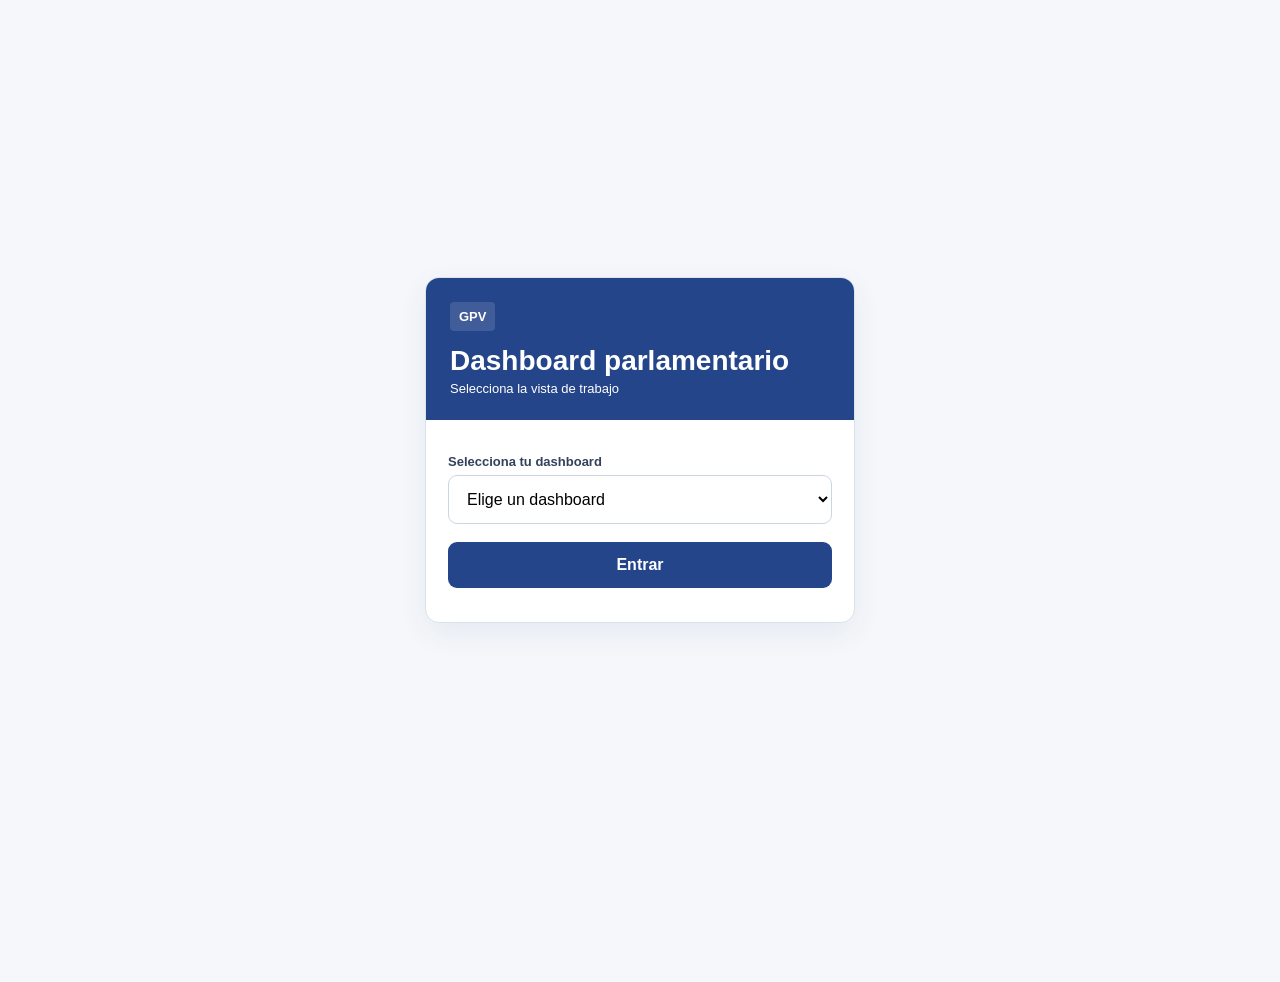
<file: index.html.html>
<!doctype html>
<html lang="es">
<head>
<meta charset="utf-8"><meta name="viewport" content="width=device-width,initial-scale=1,viewport-fit=cover"><meta name="theme-color" content="#24458a"><meta name="apple-mobile-web-app-title" content="GPV"><meta name="application-name" content="GPV"><link rel="manifest" href="manifest.webmanifest?v=1"><meta name="mobile-web-app-capable" content="yes"><meta name="apple-mobile-web-app-capable" content="yes"><meta name="apple-mobile-web-app-status-bar-style" content="default"><title>GPV</title><link rel="apple-touch-icon" href="gpv-icon.png?v=7"><link rel="apple-touch-icon" sizes="180x180" href="gpv-icon.png?v=7"><link rel="icon" type="image/png" sizes="180x180" href="gpv-icon.png?v=7">
<style>
*{box-sizing:border-box}body{margin:0;background:#f5f7fa;color:#17233b;font-family:-apple-system,BlinkMacSystemFont,"Segoe UI",Arial,sans-serif}.app{max-width:760px;margin:auto;min-height:100vh;padding-bottom:82px}header{background:#24458a;color:#fff;padding:22px 24px 26px}.eyebrow{display:flex;gap:12px;align-items:center;font-size:15px}.eyebrow b{background:#ffffff20;padding:7px 9px;border-radius:4px}h1{font-size:36px;margin:18px 0 2px}header span{color:#dce5f5}main{padding:14px}.card,.alert{background:#fff;border:1px solid #dbe2ec;border-radius:10px;margin-bottom:14px;overflow:hidden}.alert{padding:17px 20px;background:#fff5f2;border-color:#efcfc5}.alert h3,.cardtitle h3,.group-title{font-size:15px;letter-spacing:.08em;color:#193b7a}.alert h3{color:#a84432;margin:0 0 10px}.alert p{margin:8px 0;line-height:1.38}.cardtitle{padding:14px 18px;background:#f0f3f8;border-bottom:1px solid #dbe2ec;display:flex;justify-content:space-between;align-items:center}.cardtitle h3{margin:0}.cardtitle span{color:#8995a7;font-size:13px}.row{display:grid;grid-template-columns:90px 1fr;padding:14px 18px;border-bottom:1px solid #e7ebf1}.date{font-weight:700;line-height:1.45;white-space:pre-line}.row b,.task b{display:block}.row small,.task small{display:block;color:#8b97a9;margin-top:4px}.pills{display:flex;gap:7px;padding:11px 16px;flex-wrap:wrap}.pill{padding:7px 11px;border:1px solid #d8dfeb;border-radius:999px;font-size:12px;background:#fff;color:#17233b;font-family:inherit;cursor:pointer}.pill:focus-visible{outline:2px solid #24458a;outline-offset:2px}.pill.active{background:#24458a;color:#fff}.task{display:grid;grid-template-columns:30px minmax(0,1fr) auto;gap:9px;align-items:center;padding:13px 16px;border-top:1px solid #edf0f4}.check{width:23px;height:23px;border:2px solid #aab6c6;border-radius:50%;background:#fff}.check.done{background:#24458a;border-color:#24458a;position:relative}.check.done:after{content:'✓';color:#fff;position:absolute;left:4px;top:-1px;font-weight:800}.task.done b{text-decoration:line-through;color:#8b97a9}.badge{font-size:10px;font-weight:800;background:#fff0e9;padding:5px 7px;border-radius:6px;color:#a84432}.group-title{margin:18px 4px 8px}.taskbox{background:#fff;border:1px solid #dbe2ec;border-radius:10px;overflow:hidden;margin-bottom:14px}.taskhead{display:flex;justify-content:space-between;align-items:center;margin:3px 2px 12px}.taskhead h2{margin:0}.taskhead button,.primary{border:0;background:#24458a;color:#fff;border-radius:10px;padding:11px 14px;font-weight:700}.soon{padding:40px 5px;color:#67758b}.linkbtn{border:0;background:none;color:#193b7a;font-weight:700;padding:12px 18px;font-size:14px}.bottomnav{position:fixed;bottom:0;left:0;right:0;margin:auto;max-width:760px;height:72px;padding-bottom:env(safe-area-inset-bottom);background:#fff;border-top:1px solid #dce2ea;display:grid;grid-template-columns:repeat(5,1fr);z-index:5}.bottomnav button{border:0;background:#fff;color:#9aa6b5;display:flex;flex-direction:column;align-items:center;justify-content:center;gap:4px;font-size:19px}.bottomnav button.active{color:#24458a;border-top:3px solid #f2b33d}.bottomnav small{font-size:10px}.modal{position:fixed;inset:0;background:#0007;z-index:10;display:flex;align-items:flex-end;justify-content:center}.sheet{background:#fff;width:min(760px,100%);padding:22px;border-radius:18px 18px 0 0}.sheet h2{margin-top:0}.sheet input,.sheet select{width:100%;padding:14px;font-size:16px;border:1px solid #ccd5e1;border-radius:9px;margin:7px 0}.actions{display:flex;gap:8px;margin-top:10px}.actions button{padding:12px 15px;border-radius:9px;border:1px solid #ccd5e1}.actions .primary{border:0}.hidden{display:none}@media(max-width:420px){h1{font-size:31px}.row{grid-template-columns:78px 1fr}.badge{display:none}main{padding:11px}header{padding:19px}}

.loginwrap{min-height:100vh;display:flex;align-items:center;justify-content:center;padding:24px;background:#f5f7fa}.loginbox{width:min(430px,100%);background:#fff;border:1px solid #dbe2ec;border-radius:14px;overflow:hidden;box-shadow:0 10px 30px #193b7a12}.loginhead{background:#24458a;color:#fff;padding:24px}.loginhead b{display:inline-block;background:#ffffff20;padding:7px 9px;border-radius:4px;margin-bottom:14px}.loginhead h1{font-size:28px;margin:0 0 4px}.loginbody{padding:22px}.loginbody label{display:block;font-size:13px;font-weight:700;margin:12px 0 6px;color:#33415c}.loginbody input,.loginbody select{width:100%;padding:14px;font-size:16px;border:1px solid #cbd5e1;border-radius:9px;background:#fff}.loginbody button{width:100%;margin-top:18px;border:0;background:#24458a;color:#fff;border-radius:9px;padding:14px;font-size:16px;font-weight:700}.error{margin-top:12px;color:#a84432;font-size:13px}.loading{padding:30px;text-align:center;color:#67758b}.logout{border:1px solid #ffffff66;background:transparent;color:#fff;border-radius:8px;padding:7px 10px;font-size:12px}.headerline{display:flex;justify-content:space-between;align-items:center}.brandline{display:flex;align-items:center;gap:12px;min-width:0}.gpv-header-logo{width:112px;height:auto;display:block;flex:0 0 auto}.brandtext{display:none}@media(max-width:420px){.gpv-header-logo{width:104px}.brandline{gap:9px}}.meta{font-size:12px;color:#8b97a9;margin-top:4px}.empty{padding:18px;color:#8b97a9}.orderlink{display:inline-block;margin-top:7px;color:#173f86;font-size:12px;font-weight:700;text-decoration:none;border-bottom:1px solid #173f86}.extlinks{padding:13px 18px;border-top:1px solid #e5eaf1;display:flex;gap:18px;flex-wrap:wrap}.extlinks a{color:#173f86;font-weight:700;text-decoration:none;border-bottom:1px solid #173f86}.counts{display:flex;gap:34px;padding:18px 18px 12px}.count strong{font-size:30px;color:#163774;display:block}.count span{color:#657185}.reqhead,.reqrow{display:grid;grid-template-columns:130px 1fr 120px;gap:12px;padding:10px 18px}.reqhead{font-size:11px;font-weight:800;letter-spacing:.08em;color:#8a96a8;border-top:1px solid #e7ebf1;border-bottom:1px solid #e7ebf1}.reqrow{border-bottom:1px solid #e7ebf1;align-items:start}.reqrow .exp{color:#8a96a8}.reqrow .subject{font-weight:700;line-height:1.35}.reqrow .subject small{font-weight:400;color:#657185;line-height:1.4}.status{font-size:10px;font-weight:800;letter-spacing:.06em;padding:5px 7px;border-radius:5px;background:#fff4d8;color:#b17d12;width:max-content}.status.red{background:#fff0e9;color:#b64c35}.bopvbody,.radarbody{padding:20px 18px;color:#657185;line-height:1.45}.bopvbody p{margin:0 0 14px}.radarbody h4{font-size:18px;color:#17233b;margin:8px 0}.radarbody .radardate{float:right;color:#8a96a8;font-family:monospace}.radartag{display:inline-block;background:#fff4d8;color:#b17d12;font-weight:800;font-size:11px;padding:4px 7px;border-radius:4px}.quicktask{padding:14px 18px;background:#f0f3f8;border-bottom:1px solid #dbe2ec}.quicktask input,.quicktask select{padding:10px;border:1px solid #cfd8e5;border-radius:7px;font:inherit;background:#fff}.quicktask input{width:100%;margin-bottom:9px}.quicktask .qrow{display:grid;grid-template-columns:1fr 1fr auto;gap:8px}.quicktask button{border:0;background:#24458a;color:white;font-weight:700;border-radius:7px;padding:0 15px}@media(max-width:520px){.reqhead,.reqrow{grid-template-columns:95px 1fr 88px;font-size:12px}.quicktask .qrow{grid-template-columns:1fr 1fr}.quicktask button{grid-column:1/-1;padding:10px}.extlinks{gap:12px}}
.initiative{padding:16px 18px;border-bottom:1px solid #e7ebf1}.initiative:last-child{border-bottom:0}.initiative-top{display:flex;justify-content:space-between;gap:12px;align-items:flex-start}.initiative h4{margin:0;font-size:16px;line-height:1.4;color:#17233b}.initiative-meta{display:flex;gap:12px;flex-wrap:wrap;margin-top:8px;font-size:12px;color:#6f7c90}.initiative-meta b{color:#193b7a}.answered{font-size:10px;font-weight:800;letter-spacing:.06em;padding:5px 7px;border-radius:5px;background:#eaf5ed;color:#34734a;white-space:nowrap}.initiative-link{display:inline-block;margin-top:9px;color:#173f86;font-size:12px;font-weight:700;text-decoration:none;border-bottom:1px solid #173f86}.initiative-note{padding:14px 18px;color:#7c899c;font-size:12px;line-height:1.45;background:#fafbfd}.pageintro{margin:2px 2px 12px}.pageintro h2{margin:0 0 4px;font-size:24px}.pageintro p{margin:0;color:#718096;font-size:13px}


.hubgrid{display:grid;grid-template-columns:1fr;gap:10px}.hubcard{display:grid;grid-template-columns:42px minmax(0,1fr) 22px;gap:12px;align-items:center;background:#fff;border:1px solid #dbe2ec;border-radius:9px;padding:15px 16px;text-decoration:none;color:#17233b}.hubcard:active{background:#f0f3f8}.hubicon{width:38px;height:38px;border-radius:8px;background:#eef3fb;color:#24458a;display:flex;align-items:center;justify-content:center;font-size:20px;font-weight:800}.hubtext b{display:block;font-size:14px;color:#193b7a;margin-bottom:3px}.hubtext span{display:block;font-size:11.5px;color:#718096;line-height:1.35}.hubarrow{font-size:28px;color:#9aa6b5;line-height:1}.danger{color:#a84432;background:#fff5f2;border-color:#efcfc5!important}

/* Ajuste visual compacto: referencia exacta del artefacto */
body{font-size:13px}.app{max-width:760px}header{padding:17px 20px 20px}.eyebrow{font-size:12px;gap:10px}.eyebrow b{padding:6px 8px}h1{font-size:28px;margin:14px 0 2px}header span{font-size:12px}main{padding:11px}.card,.alert,.taskbox{border-radius:8px;margin-bottom:11px}.cardtitle{padding:11px 15px}.cardtitle h3,.alert h3,.group-title{font-size:12px}.cardtitle span{font-size:11px}.pills{gap:7px;padding:9px 14px}.pill{padding:6px 10px;font-size:11px}.row{grid-template-columns:72px 1fr;padding:11px 15px;font-size:12px}.date{font-size:12px}.row small,.task small{font-size:10.5px;margin-top:2px}.orderlink{font-size:10.5px;margin-top:5px}.alert{margin:10px 14px 12px;padding:13px 15px}.alert h3{margin:0 0 7px}.alert p{font-size:11.5px;margin:6px 0;line-height:1.35}.extlinks{padding:10px 15px;font-size:12px}.counts{padding:14px 15px 9px}.count strong{font-size:24px}.count span{font-size:11px}.reqhead,.reqrow{padding:8px 15px;font-size:10.5px}.bopvbody,.radarbody{padding:15px;font-size:12px}.radarbody h4{font-size:14px;margin:6px 0}.radartag{font-size:9px}.quicktask{padding:11px 15px}.quicktask input,.quicktask select{padding:8px;font-size:12px}.task{padding:10px 14px;font-size:12px}.linkbtn{padding:10px 15px;font-size:12px}.initiative{padding:12px 15px}.initiative h4{font-size:13px;display:-webkit-box;-webkit-line-clamp:2;-webkit-box-orient:vertical;overflow:hidden}.initiative-meta{font-size:10.5px;margin-top:6px}.initiative-link{font-size:10.5px}.pageintro h2{font-size:19px}.pageintro p{font-size:11px}.bottomnav{height:64px}.bottomnav button{font-size:17px}.bottomnav small{font-size:9px}@media(max-width:420px){h1{font-size:27px}.row{grid-template-columns:70px 1fr}header{padding:16px 18px 19px}main{padding:9px}}

/* Ajustes de Inicio: agenda con la misma escala tipográfica que el resto */
.card.agenda-card .row{font-size:11.5px;line-height:1.3}.card.agenda-card .date{font-size:11px;line-height:1.3}.card.agenda-card .row b{font-size:11.5px;line-height:1.3}.card.agenda-card .row small{font-size:10px;line-height:1.3}.radar-actions{display:flex;gap:8px;margin-top:12px}.radar-actions button{border:1px solid #cfd8e5;background:#fff;color:#173f86;border-radius:7px;padding:7px 10px;font:inherit;font-size:11px;font-weight:700}.radar-actions button.primary-mini{background:#24458a;color:#fff;border-color:#24458a}

/* Confirmaciones y edición de tareas */
.task{grid-template-columns:30px minmax(0,1fr) auto}.task-side{display:flex;align-items:center;gap:7px}.task[data-task-longpress]{-webkit-user-select:none;user-select:none;touch-action:pan-y}.task[data-task-longpress].pressing{background:#f0f3f8}.task-actions{display:none}
.sheet label{display:block;font-size:11px;font-weight:800;color:#526078;margin:10px 0 2px;letter-spacing:.03em}.sheet .danger{margin-left:auto;color:#a84432;background:#fff;border-color:#e7c2ba}
.toast{position:fixed;left:50%;bottom:84px;transform:translateX(-50%);z-index:50;max-width:calc(100vw - 28px);background:#17233b;color:#fff;border-radius:9px;padding:10px 12px;box-shadow:0 8px 24px #0003;display:flex;align-items:center;gap:12px;font-size:12px;font-weight:700;animation:toastin .16s ease-out}.toast button{border:0;background:transparent;color:#ffd36b;font:inherit;font-size:12px;font-weight:800;padding:2px 0}.toast.success:before{content:'✓';display:inline-grid;place-items:center;width:18px;height:18px;border-radius:50%;background:#ffffff24}.toast.hidden{display:none}@keyframes toastin{from{opacity:0;transform:translate(-50%,8px)}to{opacity:1;transform:translate(-50%,0)}}
@media(max-width:420px){.task-side{gap:5px}.badge{display:inline-block;font-size:9px}}

/* Iniciativas en Inicio: formato compacto y legible en móvil */
.home-init-list{border-top:1px solid #e7ebf1}.home-init-row{display:flex;justify-content:space-between;gap:12px;align-items:flex-start;padding:11px 15px;border-bottom:1px solid #e7ebf1}.home-init-main{min-width:0;flex:1;display:grid;grid-template-columns:126px minmax(0,1fr);gap:12px}.home-init-exp{font-size:10.5px;color:#8a96a8;white-space:nowrap}.home-init-text{min-width:0;font-size:11.5px;line-height:1.35}.home-init-text b{display:block;color:#17233b}.home-init-text small{display:block;margin-top:3px;color:#657185;font-size:10.5px;font-weight:400}.home-init-row .status{flex:0 0 auto;max-width:118px;text-align:center;white-space:normal;line-height:1.2}.counts+.pills{padding-top:4px}
@media(max-width:520px){.home-init-row{display:block;padding:11px 15px}.home-init-main{display:block}.home-init-exp{display:block;margin-bottom:4px}.home-init-text{font-size:11.5px}.home-init-row .status{display:inline-block;margin-top:7px;max-width:100%;font-size:9.5px}.counts{gap:28px}.pills{overflow-x:auto;flex-wrap:nowrap;-webkit-overflow-scrolling:touch}.pills .pill{white-space:nowrap;flex:0 0 auto}.reqhead{display:none}.reqrow{display:block}.reqrow>*{display:block;margin-bottom:5px}}

/* Etiquetas de área/departamento en tareas */
.area-badge{font-size:9.5px;font-weight:800;padding:5px 7px;border-radius:6px;white-space:nowrap}
.area-justicia{background:#e8f0ff;color:#214f9b}
.area-cultura{background:#f1eaff;color:#6b3fa0}
.area-movilidad{background:#e7f5ec;color:#2f7650}
.area-otros{background:#eef1f5;color:#5f6d80}
.home-task .task-actions{display:none}
.admin-filter{padding:11px 15px;border-bottom:1px solid #e2e7ef;background:#fafbfd;display:flex;align-items:center;gap:10px}.admin-filter b{font-size:11px;color:#193b7a;letter-spacing:.04em}.person-filter{min-width:180px;max-width:100%;padding:7px 9px;border:1px solid #cfd8e5;border-radius:7px;background:#fff;color:#17233b;font:inherit}@media(max-width:420px){.admin-filter{align-items:flex-start;flex-direction:column}.person-filter{width:100%}}

/* Tareas: tarjetas visuales por etiqueta */
.taskbox{background:transparent;border:0;border-radius:0;overflow:visible;display:grid;gap:9px}
.task{grid-template-columns:32px minmax(0,1fr);gap:10px;padding:13px 14px;border:1px solid #dbe2ec;border-left-width:4px;border-radius:8px;background:#fff;min-height:68px}
.task + .task{border-top-width:1px}
.task-copy{min-width:0;display:grid;grid-template-columns:max-content minmax(0,1fr);column-gap:10px;row-gap:4px;align-items:center}
.task-copy b{font-size:14px;line-height:1.35;font-weight:500;color:#4e5b70}
.task-copy small{grid-column:2;color:#8793a5;font-size:11px}
.task-side{display:none}
.task.area-justicia{background:#f3f6fc;border-left-color:#315b9d}
.task.area-cultura{background:#f7f2fc;border-left-color:#7652a0}
.task.area-movilidad{background:#eef8f2;border-left-color:#33865b}
.task.area-otros{background:#f5f6f8;border-left-color:#778395}
.task .area-badge.area-justicia{background:#e5edfb;color:#214f9b}
.task .area-badge.area-cultura{background:#eee5f8;color:#6b3fa0}
.task .area-badge.area-movilidad{background:#e3f3e9;color:#2f7650}
.task .area-badge.area-otros{background:#e9edf2;color:#5f6d80}
.group-title{font-size:12px;letter-spacing:.08em;color:#8994a5;display:flex;align-items:center;gap:7px;margin:18px 4px 9px}
.group-title:before{content:'';width:9px;height:9px;border-radius:50%;background:#aab4c2}
.quicktask{background:#f1f4fa}
@media(max-width:520px){.task{padding:12px 11px}.task-copy{grid-template-columns:max-content minmax(0,1fr);column-gap:8px}.task-copy b{font-size:13px}.area-badge{font-size:8.5px}}

/* Ajustes finales solicitados 06/09: encabezados sin logo, agenda/radar/Inicio más compactos */
/* Agenda: máximo dos líneas por título de evento */
.agenda-card .row>div:nth-child(2)>b{display:-webkit-box;-webkit-line-clamp:2;-webkit-box-orient:vertical;overflow:hidden;line-height:1.3}
/* Inicio > Iniciativas: máximo dos líneas por título */
.home-init-text b{display:-webkit-box;-webkit-line-clamp:2;-webkit-box-orient:vertical;overflow:hidden;line-height:1.3}
/* Inicio > Iniciativas más compacto */
.home-init-row{padding-top:8px;padding-bottom:8px}.home-init-text small{margin-top:2px}.home-init-row .initiative-link{margin-top:5px}
/* Radar: entradas mucho más breves */
.radarbody{padding:11px 15px}.radarbody h4{font-size:13px;line-height:1.3;margin:5px 0;display:-webkit-box;-webkit-line-clamp:2;-webkit-box-orient:vertical;overflow:hidden}.radarbody p{margin:5px 0;line-height:1.3;display:-webkit-box;-webkit-line-clamp:2;-webkit-box-orient:vertical;overflow:hidden}.radarbody .extlinks{padding-top:4px;padding-bottom:2px}.radar-actions{margin-top:7px}

/* Banco de Datos */
.bd-toolbar{display:grid;gap:9px;margin:0 2px 13px}.bd-search{width:100%;padding:11px 12px;border:1px solid #cfd8e5;border-radius:8px;background:#fff;font:inherit}.bd-mode{display:flex;gap:7px;flex-wrap:wrap}.bd-section{margin:0 2px 24px}.bd-sectitle{display:flex;align-items:center;gap:9px;margin-bottom:4px}.bd-sectitle h3{margin:0;font-size:18px;font-family:Georgia,'Times New Roman',serif;color:#17233b}.bd-dot{width:10px;height:10px;border-radius:50%;background:#24458a;flex:0 0 auto}.bd-grid{display:grid;grid-template-columns:1fr 1fr;gap:10px}.bd-card{display:block;background:#fff;border:1px solid #dde3ec;border-left:4px solid #24458a;border-radius:7px;padding:12px 13px;color:inherit;text-decoration:none}.bd-dato{font-family:Georgia,'Times New Roman',serif;font-weight:700;font-size:21px;color:#17233b;line-height:1.15;margin-bottom:5px}.bd-exp{font-size:11.5px;color:#4e5b70;line-height:1.35;margin-bottom:6px}.bd-meta{font-size:10.5px;color:#7b8799;margin-bottom:6px}.bd-fuente{font-size:11px;font-weight:700;color:#2f7a52}.bd-actions{display:flex;gap:8px;margin-top:9px}.bd-actions button{border:1px solid #cfd8e5;background:#fff;color:#173f86;border-radius:7px;padding:6px 8px;font:inherit;font-size:10.5px;font-weight:700}.bd-area{font-size:10px;color:#657185;margin-bottom:4px}.hubcard{font-family:inherit;text-align:left;width:100%}@media(max-width:460px){.bd-grid{grid-template-columns:1fr}.bd-dato{font-size:20px}}

/* Etiquetas y jerarquía de las entradas de Agenda */
.agenda-type-tag{display:inline-block;margin:0 0 5px;padding:3px 7px;border-radius:999px;font-size:8.5px;font-weight:900;letter-spacing:.04em;line-height:1.2}
.agenda-tag-pleno{background:#fde8e8;color:#a51d1d;border:1px solid #f4bcbc}
.agenda-tag-comision{background:#fff3c8;color:#7b5b00;border:1px solid #efd77c}
.agenda-tag-grupo{background:#e7efff;color:#214f9b;border:1px solid #bdd0f4}
.agenda-tag-mesa{background:#e5f5ea;color:#23733c;border:1px solid #b8dfc4}
.agenda-tag-otros{background:#edf0f4;color:#5f6d80;border:1px solid #d5dbe3}
.agenda-entry b{display:block!important;-webkit-line-clamp:2!important;margin-bottom:2px;color:#17233b;font-size:11px!important;line-height:1.22!important}
.agenda-detail{font-size:9.5px;line-height:1.22;color:#566378;margin-top:1px;display:-webkit-box;-webkit-line-clamp:2;-webkit-box-orient:vertical;overflow:hidden}
.agenda-place{font-size:9px;line-height:1.18;color:#8a96a8;margin-top:1px;white-space:nowrap;overflow:hidden;text-overflow:ellipsis}
.agenda-entry .orderlink{display:inline-block;margin-top:3px;font-size:9.5px}
.agenda-card .row.agenda-entry{grid-template-columns:62px 1fr;padding:7px 12px;gap:8px}.agenda-card .row.agenda-entry .date{font-size:9.5px;line-height:1.2}.agenda-type-tag{margin-bottom:3px;padding:2px 6px;font-size:8px}

</style>
</head><body><div id="app" class="app"></div>
<script>
(function(){
const SUPABASE_URL='https://baouzhstdacwrijufkgf.supabase.co';
const SUPABASE_KEY='sb_publishable_0IxQU9UXOH5GStO4Hp-z-A_ndghtF9w';
const AGENDA_ARTIFACT='https://claude.ai/code/artifact/820fe5f4-3875-4b39-8ff4-46510afe602e';
const SOLICITUDES_ARTIFACT='https://claude.ai/code/artifact/b1a0d2a2-ab09-493e-a9d9-06e75bd71fc4';
const AGENDA_CSV_URL='https://docs.google.com/spreadsheets/d/1xUZ1Q7XDGQCw406Woy1imLppYszBJ9cEjk0__fmP3wU/export?format=csv&gid=2109091836';
const PLAZOS_CSV_URL='https://docs.google.com/spreadsheets/d/1xUZ1Q7XDGQCw406Woy1imLppYszBJ9cEjk0__fmP3wU/export?format=csv&gid=678968056';
const AGENDA_GVIZ_URL='https://docs.google.com/spreadsheets/d/1xUZ1Q7XDGQCw406Woy1imLppYszBJ9cEjk0__fmP3wU/gviz/tq?gid=2109091836';
const INICIATIVAS_CSV_URL='https://docs.google.com/spreadsheets/d/1xUZ1Q7XDGQCw406Woy1imLppYszBJ9cEjk0__fmP3wU/export?format=csv&gid=2017735442';
const ASIGNADAS_CSV_URL='https://docs.google.com/spreadsheets/d/1xUZ1Q7XDGQCw406Woy1imLppYszBJ9cEjk0__fmP3wU/export?format=csv&gid=1135153606';
const ASIGNADAS_GVIZ_URL='https://docs.google.com/spreadsheets/d/1xUZ1Q7XDGQCw406Woy1imLppYszBJ9cEjk0__fmP3wU/gviz/tq?gid=1135153606';
const RADAR_CSV_URL='https://docs.google.com/spreadsheets/d/1xUZ1Q7XDGQCw406Woy1imLppYszBJ9cEjk0__fmP3wU/export?format=csv&gid=1468202609';
const BOPV_CSV_URL='https://docs.google.com/spreadsheets/d/1tmsuoYBO1fTLp7oQ-m5COxuKg9qVlX24JURRllospNE/export?format=csv&gid=2120975928';
const BANCO_DATOS_CSV_URL='https://docs.google.com/spreadsheets/d/1lm2ujBzBe0GSAjKLlmFB-48PATZ5QnYTVLp69Jldxwo/export?format=csv&gid=0';
const ACCESOS_CSV_URL='https://docs.google.com/spreadsheets/d/1xUZ1Q7XDGQCw406Woy1imLppYszBJ9cEjk0__fmP3wU/export?format=csv&gid=1724874454';
const PENDIENTES_CSV_URL='https://docs.google.com/spreadsheets/d/1xUZ1Q7XDGQCw406Woy1imLppYszBJ9cEjk0__fmP3wU/export?format=csv&gid=535883475';
const SANTI_COSAS_CSV_URL='https://docs.google.com/spreadsheets/d/1xUZ1Q7XDGQCw406Woy1imLppYszBJ9cEjk0__fmP3wU/export?format=csv&gid=1813004350';
const ALBA_COSAS_CSV_URL='https://docs.google.com/spreadsheets/d/1xUZ1Q7XDGQCw406Woy1imLppYszBJ9cEjk0__fmP3wU/export?format=csv&gid=1974715431';
const SANTI_VENCIMIENTOS=[
 {event_date:'2026-09-09',event_time:'Todo el día',type:'Vencimiento',organ_activity:'Plazo de enmiendas',location:'Parlamento Vasco',detail:'Santi López: Fortalecer la pelota vasca'},
 {event_date:'2026-09-09',event_time:'Todo el día',type:'Vencimiento',organ_activity:'Plazo de enmiendas',location:'Parlamento Vasco',detail:'Santi López: Lanzadera L3–Aeropuerto de Loiu'},
 {event_date:'2026-09-09',event_time:'Todo el día',type:'Vencimiento',organ_activity:'Plazo de enmiendas',location:'Parlamento Vasco',detail:'Santi López: Denominación «Aeropuerto Lehendakari Aguirre»'}
];
const PEOPLE={
 'lopez.s@legebiltzarra.eus':{name:'Santi López',areas:['Cultura','Movilidad Sostenible','Justicia y Derechos Humanos']},
 'domaica.a@legebiltzarra.eus':{name:'Ainhoa Domaica',areas:['Gobernanza, Administración Digital y Autogobierno','Seguridad','Turismo, Comercio y Consumo']},
 'morales.a@legebiltzarra.eus':{name:'Ana Morales',areas:['Grupo EITB','Vivienda y Agenda Urbana','Alimentación, Desarrollo Rural, Agricultura y Pesca']},
 'gotxi.a@legebiltzarra.eus':{name:'Álvaro Gotxi',areas:['Economía, Trabajo y Empleo','Hacienda y Finanzas','Industria, Transición Energética y Sostenibilidad']},
 'larrea.m@legebiltzarra.eus':{name:'Muriel Larrea',areas:['Deporte','Educación','Ciencia, Universidades e Innovación']},
 'garrido.l@legebiltzarra.eus':{name:'Laura Garrido',areas:['Lehendakaritza','Política Lingüística','Salud','Bienestar, Juventud y Reto Demográfico']}
};
const ALL_AREAS=[...new Set(Object.values(PEOPLE).flatMap(p=>p.areas))];
// Las asignaciones explícitas de comisión prevalecen sobre las coincidencias por área/palabras clave.
const COMMISSION_RESPONSIBLE=[
 {match:'comision de cultura, euskera y deporte',person:'Santi López'},
 {match:'cultura, euskera y deporte',person:'Santi López'}
];
function explicitAgendaResponsible(x){if(String(x.parlamentario||'').trim())return String(x.parlamentario).trim();const all=normPerson((x.organ_activity||'')+' '+(x.detail||''));const hit=COMMISSION_RESPONSIBLE.find(r=>all.includes(normPerson(r.match)));return hit?.person||''}

const AREA_KEYWORDS={
 'Cultura':['cultura','patrimonio','museo','arte'], 'Movilidad Sostenible':['movilidad','transporte','ferrocarr','tren','aeropuerto','carretera','metro'], 'Justicia y Derechos Humanos':['justicia','derechos humanos','prision','penitenci','zaballa'],
 'Gobernanza, Administración Digital y Autogobierno':['gobernanza','administracion digital','autogobierno','funcion publica'], 'Seguridad':['seguridad','ertzaintza','policia','delincuencia','siniestralidad','trafico'], 'Turismo, Comercio y Consumo':['turismo','comercio','consumo'],
 'Grupo EITB':['eitb','euskal irrati','television'], 'Vivienda y Agenda Urbana':['vivienda','vpo','alquiler','agenda urbana'], 'Alimentación, Desarrollo Rural, Agricultura y Pesca':['alimentacion','agricultura','pesca','desarrollo rural','ganader'],
 'Economía, Trabajo y Empleo':['economia','empleo','trabajo','paro','laboral'], 'Hacienda y Finanzas':['hacienda','finanzas','deficit','presupuesto','fiscal'], 'Industria, Transición Energética y Sostenibilidad':['industria','energia','energet','electrica','eolico','sostenibilidad'],
 'Deporte':['deporte','deportivo'], 'Educación':['educacion','escuela','ope','maestro','euskera','alumno'], 'Ciencia, Universidades e Innovación':['ciencia','universidad','innovacion','investigacion'],
 'Lehendakaritza':['lehendakaritza','lehendakari','pradales'], 'Política Lingüística':['politica linguistica','euskera','euskara'], 'Salud':['salud','osasun','hospital','sanidad'], 'Bienestar, Juventud y Reto Demográfico':['bienestar','juventud','reto demografico','demografi','natalidad']
};
const LEGACY_SANTI_SEED_TITLES=new Set(['Revisar enmiendas a la ley de transparencia','Preparar intervención para comisión de Justicia','Recopilar datos sobre inversión en cultura']);
let tasks=[];
let session=null,profile=null,agendaItems=[],plazoItems=[],initiativeItems=[],assignedItems=[],radarItems=[],bopvItems=[],accessItems=[],pendingItems=[],santiCosasItems=[],albaCosasItems=[],bancoDatosItems=[],bancoDatosLoaded=false,bancoDatosLoading=false,bancoDatosDep='Todos',bancoDatosSearch='',tab='Inicio',agendaFilters=new Set(['Plenos y Comisiones','Grupo','Mesa y Junta','Otros']),homeTaskFilter='Urgente',initiativeFilter='Todas',homeInitiativeFilter='Todas',adminParlamentarioFilter='Todos',radarParlamentarioFilter='Todos',groupParlamentarioFilter='Todos';
let toastTimer=null,pendingUndo=null;
const app=document.getElementById('app');
const TASKS_API_URL='https://script.google.com/macros/s/AKfycbyrWHyc-PwWrccvjufnv7MLnrUom6tTvcJXDtiDXt1Ee9a698ju5vkJi2K0Sy4AUFNs/exec';
const BUZON_PASSWORD='1234';
let buzonUnlocked=false;
let albaNotificationTimer=null;
const ALBA_NOTIF_BASELINE_KEY='gpv_alba_notif_baseline_v1';

async function persistTaskToSheet(task){
 const payload={
  action:'crear_tarea',
  id:String(task.id||'').trim(),
  parlamentario:currentPersonName(),
  tarea:String(task.title||'').trim(),
  area:String(task.area||'').trim(),
  prioridad:String(task.priority||'Pronto').trim(),
  fecha:String(task.when||'Sin fecha').trim(),
  estado:task.done?'Hecho':'Pendiente'
 };
 if(!payload.tarea)return false;
 try{
  await fetch(TASKS_API_URL,{
   method:'POST',
   mode:'no-cors',
   headers:{'Content-Type':'text/plain;charset=utf-8'},
   body:JSON.stringify(payload)
  });
  return true;
 }catch(e){
  console.error('No se pudo guardar la tarea en el Excel',e);
  return false;
 }
}


async function updateTaskInSheet(task){
 const payload={
  action:'actualizar_tarea',
  id:String(task.id||'').trim(),
  parlamentario:currentPersonName(),
  tarea:String(task.title||'').trim(),
  area:String(task.area||'').trim(),
  prioridad:String(task.priority||'Pronto').trim(),
  fecha:String(task.when||'Sin fecha').trim(),
  estado:task.done?'Hecho':'Pendiente'
 };
 if(!payload.id)return false;
 try{
  await fetch(TASKS_API_URL,{
   method:'POST',
   mode:'no-cors',
   headers:{'Content-Type':'text/plain;charset=utf-8'},
   body:JSON.stringify(payload)
  });
  return true;
 }catch(e){console.error('No se pudo actualizar la tarea en el Excel',e);return false}
}
async function deleteTaskFromSheet(task){
 if(!task?.id)return false;
 try{
  await fetch(TASKS_API_URL,{
   method:'POST',
   mode:'no-cors',
   headers:{'Content-Type':'text/plain;charset=utf-8'},
   body:JSON.stringify({action:'eliminar_tarea',id:String(task.id),parlamentario:currentPersonName()})
  });
  return true;
 }catch(e){console.error('No se pudo eliminar la tarea en el Excel',e);return false}
}
function isSantiTaskUser(){return normPerson(currentPersonName())==='santi lopez'}
function isAlbaTaskUser(){return isAdmin()&&normPerson(currentPersonName())==='alba langarica'}
function taskOwnerOptions(selected=''){
 if(isSantiTaskUser())return (currentUserConfig()?.areas||[]).map(v=>`<option ${v===selected?'selected':''}>${esc(v)}</option>`).join('');
 const names=['Javier de Andrés','Santi López','Ainhoa Domaica','Ana Morales','Álvaro Gotxi','Muriel Larrea','Laura Garrido'];
 return names.map(v=>`<option ${v===selected?'selected':''}>${esc(v)}</option>`).join('');
}
function homeTasksCompact(){
 if(!(isSantiTaskUser()||isAlbaTaskUser()))return '';
 const open=tasks.filter(t=>!t.done);
 const top=[...open].sort((a,b)=>({Urgente:0,Pronto:1,'Cuando pueda':2}[a.priority]??9)-({Urgente:0,Pronto:1,'Cuando pueda':2}[b.priority]??9)).slice(0,3);
 return card('✓ TAREAS','',`<div class="quicktask"><div class="qrow"><input id="homeQuickTaskText" placeholder="Escribe una tarea…" maxlength="160"><button id="homeQuickTaskAdd">Añadir tarea</button></div></div>${top.length?top.map(t=>taskHTML(t,false)).join(''):'<div class="empty">No tienes tareas pendientes.</div>'}<div class="extlinks"><button class="linkbtn" data-go="Tareas">→ Todas las tareas</button></div>`);
}
function openHomeTaskMetaModal(title){
 const label=isSantiTaskUser()?'Departamento':'Parlamentario';
 document.getElementById('modal').innerHTML=`<div class="modal"><div class="sheet"><h2>Añadir tarea</h2><div class="meta" style="margin-bottom:12px">${esc(title)}</div><label>Urgencia</label><select id="homeTaskPriority"><option>Urgente</option><option selected>Pronto</option><option>Cuando pueda</option></select><label>${label}</label><select id="homeTaskOwner">${taskOwnerOptions()}</select><div class="actions"><button class="primary" id="confirmHomeTask">Añadir tarea</button><button id="cancelHomeTask">Cancelar</button></div></div></div>`;
 document.getElementById('cancelHomeTask').onclick=()=>document.getElementById('modal').innerHTML='';
 document.getElementById('confirmHomeTask').onclick=async()=>{
   const added={id:Date.now(),title,area:document.getElementById('homeTaskOwner').value,when:'Sin fecha',priority:document.getElementById('homeTaskPriority').value,done:false};
   tasks.push(added);save();document.getElementById('modal').innerHTML='';render();
   const ok=await persistTaskToSheet(added);
   showToast(ok?'Tarea guardada en el Excel':'Tarea añadida localmente; no se pudo guardar en el Excel');
 };
}

function taskKey(){const u=session?.user?.id||session?.user?.email||'anon';return 'gpv_tasks_v2:'+u}function loadPersonalTasks(){try{const raw=localStorage.getItem(taskKey());tasks=raw?JSON.parse(raw):[];if((session?.user?.email||'').trim().toLowerCase()==='lopez.s@legebiltzarra.eus'){const cleaned=tasks.filter(x=>!LEGACY_SANTI_SEED_TITLES.has(String(x.title||'').trim()));if(cleaned.length!==tasks.length){tasks=cleaned;localStorage.setItem(taskKey(),JSON.stringify(tasks))}}}catch(e){tasks=[]}}function save(){localStorage.setItem(taskKey(),JSON.stringify(tasks))}
function showToast(message,undoFn=null){let t=document.getElementById('gpvToast');if(!t){t=document.createElement('div');t.id='gpvToast';document.body.appendChild(t)}if(toastTimer)clearTimeout(toastTimer);pendingUndo=undoFn;t.className='toast success';t.innerHTML=`<span>${esc(message)}</span>${undoFn?'<button id="toastUndo">Deshacer</button>':''}`;if(undoFn){document.getElementById('toastUndo').onclick=()=>{const fn=pendingUndo;pendingUndo=null;t.remove();if(fn)fn()}}toastTimer=setTimeout(()=>{pendingUndo=null;t.remove()},2800)}
function esc(s){return String(s??'').replace(/[&<>"']/g,m=>({'&':'&amp;','<':'&lt;','>':'&gt;','"':'&quot;',"'":'&#39;'}[m]))}
const DASHBOARDS=[
 {id:'laura',name:'Laura Garrido',email:'garrido.l@legebiltzarra.eus',role:'parlamentario'},
 {id:'javier',name:'Javier de Andrés',email:'',uid:'7719defd-55ce-44e7-8259-7f7a99996826',role:'parlamentario'},
 {id:'santi',name:'Santi López',email:'lopez.s@legebiltzarra.eus',role:'parlamentario'},
 {id:'ainhoa',name:'Ainhoa Domaica',email:'domaica.a@legebiltzarra.eus',role:'parlamentario'},
 {id:'ana',name:'Ana Morales',email:'morales.a@legebiltzarra.eus',role:'parlamentario'},
 {id:'alvaro',name:'Álvaro Gotxi',email:'gotxi.a@legebiltzarra.eus',role:'parlamentario'},
 {id:'muriel',name:'Muriel Larrea',email:'larrea.m@legebiltzarra.eus',role:'parlamentario'},
 {id:'alba',name:'Alba Langarica',email:'glangarica.a@legebiltzarra.eus',role:'admin'},
 {id:'prensa',name:'Prensa',email:'',role:'prensa'},
 {id:'beatriz',name:'Beatriz Álvarez',email:'',role:'equipo'},
 {id:'jorge',name:'Jorge Panera',email:'',role:'equipo'},
 {id:'gomara',name:'Javier Gómara',email:'',role:'equipo'}
];
function chooseDashboard(id,remember=true){const d=DASHBOARDS.find(x=>x.id===id);if(!d)return false;buzonUnlocked=false;session={user:{id:d.uid||('dashboard-'+d.id),email:d.email||''}};profile={id:session.user.id,name:d.name,email:d.email||'',role:d.role};if(remember)localStorage.setItem('gpv_dashboard',d.id);return true}
function loadStoredSession(){const id=localStorage.getItem('gpv_dashboard');return id?chooseDashboard(id,false):false}
function clearDashboard(){localStorage.removeItem('gpv_dashboard');localStorage.removeItem('gpv_supabase_session');session=null;profile=null}
function csvRows(text){const rows=[];let row=[],cell='',quoted=false;for(let i=0;i<text.length;i++){const ch=text[i];if(quoted){if(ch==='\"'&&text[i+1]==='\"'){cell+='\"';i++}else if(ch==='\"')quoted=false;else cell+=ch}else{if(ch==='\"')quoted=true;else if(ch===','){row.push(cell);cell=''}else if(ch==='\n'){row.push(cell);rows.push(row);row=[];cell=''}else if(ch!=='\r')cell+=ch}}row.push(cell);if(row.some(v=>v!==''))rows.push(row);return rows}
function sheetDateToISO(v){const s=String(v||'').trim();let m=s.match(/^(\d{1,2})\/(\d{1,2})\/(\d{4})$/);if(m)return `${m[3]}-${m[2].padStart(2,'0')}-${m[1].padStart(2,'0')}`;m=s.match(/^Date\((\d{4}),(\d{1,2}),(\d{1,2})\)$/);if(m)return `${m[1]}-${String(Number(m[2])+1).padStart(2,'0')}-${m[3].padStart(2,'0')}`;return s}
function mapAgendaRows(rows){if(!rows.length)return[];const h=rows[0].map(x=>String(x||'').trim());const ix=n=>h.indexOf(n);const val=(r,n)=>{const i=ix(n);return i>=0?(r[i]||''):''};return rows.slice(1).filter(r=>r.some(v=>String(v||'').trim())).map(r=>({event_date:sheetDateToISO(val(r,'Fecha')),day_name:val(r,'Día'),event_time:val(r,'Hora'),type:val(r,'Tipo'),organ_activity:val(r,'Órgano / actividad'),location:val(r,'Lugar'),detail:val(r,'Asunto / detalle'),expediente:val(r,'Expediente relacionado'),agenda_link:val(r,'Agenda / orden del día'),expediente_link:val(r,'Ficha expediente'),parlamentario:val(r,'Parlamentario'),area_label:val(r,'Etiqueta / área')})).filter(x=>/^\d{4}-\d{2}-\d{2}$/.test(x.event_date))}
function loadAgendaGViz(){return new Promise((resolve,reject)=>{const cb='gpvAgenda'+Date.now();const script=document.createElement('script');let done=false;const finish=(err,data)=>{if(done)return;done=true;delete window[cb];script.remove();err?reject(err):resolve(data)};window[cb]=res=>{try{const cols=(res.table?.cols||[]).map(c=>c.label||'');const rows=[cols,...(res.table?.rows||[]).map(r=>(r.c||[]).map(c=>c?(c.f??c.v??'') : ''))];finish(null,mapAgendaRows(rows))}catch(e){finish(e)}};script.src=AGENDA_GVIZ_URL+'&tqx=responseHandler:'+cb+'&_='+Date.now();script.onerror=()=>finish(new Error('No se pudo cargar la Agenda'));document.head.appendChild(script);setTimeout(()=>finish(new Error('Tiempo de espera agotado')),8000)})}
const GROUP_ZOOM_URL='https://us02web.zoom.us/j/82745673204?pwd=Rpd4JECHxm0Geb2w63W2pFwC66Z8Ii.1';
const PROVISIONAL_GROUP_START='2026-09-16';
function isGroupAgendaItem(x){const o=normPerson(x.organ_activity||''),d=normPerson(x.detail||'');return o.includes('reunion de grupo')||d.includes('reunion de grupo')||o.includes('grupo popular')||o.includes('grupo parlamentario')||d.includes('grupo popular')||d.includes('grupo parlamentario')}
function weekMondayISO(iso){const d=new Date(iso+'T12:00:00');const day=(d.getDay()+6)%7;d.setDate(d.getDate()-day);return d.toISOString().slice(0,10)}
function withProvisionalGroupMeetings(base){const items=[...base];const realWeeks=new Set(items.filter(isGroupAgendaItem).map(x=>weekMondayISO(x.event_date)));const start=new Date(PROVISIONAL_GROUP_START+'T12:00:00');const horizon=new Date();horizon.setHours(12,0,0,0);horizon.setDate(horizon.getDate()+365);for(let d=new Date(start);d<=horizon;d.setDate(d.getDate()+7)){const iso=d.toISOString().slice(0,10);if(realWeeks.has(weekMondayISO(iso)))continue;items.push({event_date:iso,day_name:'Miércoles',event_time:'Hora por confirmar',type:'Reunión',organ_activity:'Reunión de grupo (provisional)',location:'Zoom / por confirmar',detail:'Fecha provisional · reunión semanal de grupo',agenda_link:'',expediente:'',expediente_link:'',parlamentario:'',area_label:'',group_zoom:GROUP_ZOOM_URL,provisional:true})}return items}
async function loadAgendaFromSheet(){try{const sep=AGENDA_CSV_URL.includes('?')?'&':'?';const r=await fetch(AGENDA_CSV_URL+sep+'_='+Date.now(),{cache:'no-store'});if(!r.ok)throw new Error('CSV '+r.status);const data=mapAgendaRows(csvRows(await r.text()));if(data.length)return withProvisionalGroupMeetings(data)}catch(e){}return withProvisionalGroupMeetings(await loadAgendaGViz())}
async function loadPlazos(){try{const r=await fetch(PLAZOS_CSV_URL+'&_='+Date.now(),{cache:'no-store'});if(!r.ok)throw new Error('plazos');const rows=csvRows(await r.text());if(!rows.length)return[];const h=rows[0].map(x=>String(x||'').trim());const ix=n=>h.indexOf(n);const full=n=>{const v=normPerson(n);if(v==='santi'||v==='santiago')return 'Santi López';if(v==='ainhoa')return 'Ainhoa Domaica';if(v==='ana')return 'Ana Morales';if(v==='alvaro')return 'Álvaro Gotxi';if(v==='muriel')return 'Muriel Larrea';if(v==='laura')return 'Laura Garrido';if(v==='javier')return 'Javier de Andrés';return String(n||'').trim()};return rows.slice(1).filter(r=>String(r[ix('Iniciativa')]||'').trim()&&normPerson(r[ix('Estado')]||'Pendiente')!=='resuelto').flatMap(r=>{const fecha=sheetDateToISO(r[ix('Plazo enmiendas')]);if(!/^\d{4}-\d{2}-\d{2}$/.test(fecha))return[];return String(r[ix('Responsable')]||'').split('/').map(x=>full(x.trim())).filter(Boolean).map(who=>({event_date:fecha,event_time:'Todo el día',type:'Vencimiento',organ_activity:'Plazo de enmiendas',location:'Parlamento Vasco',detail:who+': '+String(r[ix('Iniciativa')]||'').trim()}))})}catch(e){return[]}}
let agendaRefreshBusy=false;async function refreshAgendaFromSheet(){if(agendaRefreshBusy||!session?.user)return;agendaRefreshBusy=true;try{const fresh=await loadAgendaFromSheet();if(fresh.length){const before=JSON.stringify(agendaItems);const after=JSON.stringify(fresh);if(before!==after){agendaItems=fresh;render()}}}catch(e){}finally{agendaRefreshBusy=false}}
document.addEventListener('visibilitychange',()=>{if(document.visibilityState==='visible')refreshAgendaFromSheet()});window.addEventListener('focus',()=>{refreshAgendaFromSheet();refreshAlbaNotificationSources()});
document.addEventListener('visibilitychange',()=>{if(document.visibilityState==='visible')refreshAlbaNotificationSources()});
function initiativeType(expediente){const e=String(expediente||'').replaceAll('/','\\');if(e.includes('\\10\\07\\02\\'))return 'Solicitud de información';if(e.includes('\\10\\05\\03\\'))return 'Pregunta escrita';if(e.includes('\\10\\05\\01\\'))return 'Pregunta oral';return 'Iniciativa'}
async function loadInitiatives(){try{const r=await fetch(INICIATIVAS_CSV_URL,{cache:'no-store'});if(!r.ok)throw new Error('sheet');const rows=csvRows(await r.text());if(!rows.length)return[];const h=rows[0].map(x=>String(x||'').trim());const ix=n=>h.indexOf(n);const firstIx=(...names)=>{for(const n of names){const i=ix(n);if(i>=0)return i}return-1};
 const links={'13\\10\\07\\02\\03457':'https://www.legebiltzarra.eus/ords/f?p=120:18:9449541491527::NO:RP,RIR:P18_ID,P18_EXPAND:90936,N','13\\10\\07\\02\\03684':'https://www.legebiltzarra.eus/ords/f?p=120:18:9449541491527::NO:RP,RIR:P18_ID,P18_EXPAND:91293,N','13\\10\\07\\02\\03710':'https://www.legebiltzarra.eus/ords/f?p=120:18:9449541491527::NO:RP,RIR:P18_ID,P18_EXPAND:91330,N'};
 const responseLinks={
  '13\\10\\07\\02\\03413':'https://mail.google.com/mail/#all/1a06736f164735ce',
  '13\\10\\07\\02\\03430':'https://mail.google.com/mail/#all/1a067c73b5558ee9',
  '13\\10\\07\\02\\03431':'https://mail.google.com/mail/#all/1a067c73b5558ee9',
  '13\\10\\07\\02\\03432':'https://mail.google.com/mail/#all/1a06c66a68b5d959',
  '13\\10\\07\\02\\03438':'https://mail.google.com/mail/#all/1a06736f164735ce',
  '13\\10\\07\\02\\03439':'https://mail.google.com/mail/#all/1a06736f164735ce'
 };
 const plazos={'13\\10\\07\\02\\03457':'09/09/2026'};const enlIx=ix('Enlace'),respIx=firstIx('Enlace respuesta','Respuesta'),fechaRespIx=firstIx('Fecha respuesta','Fecha de respuesta');
 const asUrl=v=>/^https?:\/\//i.test(String(v||'').trim())?String(v).trim():'';
 return rows.slice(1).filter(r=>String(r[ix('Expediente')]||'').trim()).map(r=>{const expediente=r[ix('Expediente')]||'';return {parlamentario:r[ix('Parlamentario')]||'',expediente,titulo:r[ix('Título')]||'',situacion:r[ix('Situación')]||'',enlace:asUrl(enlIx>=0?r[enlIx]:'')||links[expediente]||'',plazo:plazos[expediente]||'',tipo:initiativeType(expediente),respuestaEnlace:asUrl(respIx>=0?r[respIx]:'')||responseLinks[expediente]||'',fechaRespuesta:fechaRespIx>=0?r[fechaRespIx]||'':''}});}catch(e){return[]}}
function mapAssignedRows(rows){if(!rows.length)return[];const h=rows[0].map(x=>String(x||'').trim());const ix=n=>h.indexOf(n);return rows.slice(1).filter(r=>String(r[ix('Iniciativa')]||'').trim()).map(r=>({parlamentario:String(r[ix('Parlamentario')]||'').trim(),tipo:String(r[ix('Tipo')]||'').trim(),titulo:String(r[ix('Iniciativa')]||'').trim(),autor:String(r[ix('Autor')]||'').trim(),vencimiento:String(r[ix('Vencimiento')]||'').trim()}))}
function loadAssignedGViz(){return new Promise((resolve,reject)=>{const cb='gpvAssigned'+Date.now();const script=document.createElement('script');let done=false;const finish=(err,data)=>{if(done)return;done=true;delete window[cb];script.remove();err?reject(err):resolve(data)};window[cb]=res=>{try{const cols=(res.table?.cols||[]).map(c=>c.label||'');const rows=[cols,...(res.table?.rows||[]).map(r=>(r.c||[]).map(c=>c?(c.f??c.v??'') : ''))];finish(null,mapAssignedRows(rows))}catch(e){finish(e)}};script.src=ASIGNADAS_GVIZ_URL+'&tqx=responseHandler:'+cb;script.onerror=()=>finish(new Error('No se pudieron cargar las asignadas'));document.head.appendChild(script);setTimeout(()=>finish(new Error('Tiempo de espera agotado')),8000)})}
async function loadAssigned(){try{const r=await fetch(ASIGNADAS_CSV_URL,{cache:'no-store'});if(!r.ok)throw new Error('asignadas');const data=mapAssignedRows(csvRows(await r.text()));if(data.length)return data}catch(e){}try{return await loadAssignedGViz()}catch(e){return[]}}
async function loadAccesses(){try{const r=await fetch(ACCESOS_CSV_URL,{cache:'no-store'});if(!r.ok)throw new Error('accesos');const rows=csvRows(await r.text());const hi=rows.findIndex(r=>String(r[0]||'').trim()==='Recurso');if(hi<0)return[];const h=rows[hi].map(x=>String(x||'').trim());const ix=n=>h.indexOf(n);return rows.slice(hi+1).filter(r=>String(r[ix('Recurso')]||'').trim()).map((r,i)=>({id:'acc-'+i,title:String(r[ix('Recurso')]||'').trim(),desc:String(r[ix('Descripción')]||'').trim(),url:String(r[ix('URL web')]||'').trim()})).filter(x=>x.title);}catch(e){return[]}}
async function loadPendientes(){try{
 const r=await fetch(PENDIENTES_CSV_URL+'&_='+Date.now(),{cache:'no-store'});
 if(!r.ok)throw new Error('pendientes');
 const rows=csvRows(await r.text());if(!rows.length)return[];
 const h=rows[0].map(x=>String(x||'').trim()),ix=n=>h.indexOf(n);
 return rows.slice(1).filter(r=>String(r[ix('Pendiente')]||'').trim()).map((r,i)=>({
  id:'pend-'+i,
  parlamentario:String(r[ix('Parlamentario')]||'').trim(),
  pendiente:String(r[ix('Pendiente')]||'').trim(),
  area:String(r[ix('Área')]||'').trim(),
  estado:String(r[ix('Estado')]||'Pendiente').trim(),
  fecha:String(r[ix('Fecha límite')]||'').trim(),
  url:String(r[ix('Enlace')]||'').trim(),
  notas:String(r[ix('Notas')]||'').trim()
 }));
}catch(e){return[]}}
async function loadAlbaCosas(){try{
 const r=await fetch(ALBA_COSAS_CSV_URL+'&_='+Date.now(),{cache:'no-store'});
 if(!r.ok)throw new Error('alba-cosas');
 const rows=csvRows(await r.text());if(!rows.length)return[];
 const h=rows[0].map(x=>String(x||'').trim()),ix=n=>h.indexOf(n);
 return rows.slice(1).filter(r=>String(r[ix('Asunto')]||'').trim()).map((r,i)=>({
  id:String(r[ix('ID')]||('ac-'+i)).trim(),
  fechaDeteccion:String(r[ix('Fecha detección')]||'').trim(),
  fechaAsunto:String(r[ix('Fecha asunto')]||'').trim(),
  hora:String(r[ix('Hora')]||'').trim(),
  tipo:String(r[ix('Tipo')]||'').trim(),
  prioridad:String(r[ix('Prioridad')]||'').trim(),
  asunto:String(r[ix('Asunto')]||'').trim(),
  resumen:String(r[ix('Resumen')]||'').trim(),
  accion:String(r[ix('Acción necesaria')]||'').trim(),
  fechaLimite:String(r[ix('Fecha límite')]||'').trim(),
  estado:String(r[ix('Estado')]||'').trim(),
  relacionado:String(r[ix('Relacionado con')]||'').trim(),
  expediente:String(r[ix('Expediente')]||'').trim(),
  remitente:String(r[ix('Remitente')]||'').trim(),
  lugar:String(r[ix('Lugar')]||'').trim(),
  enlaceCorreo:String(r[ix('Enlace correo')]||'').trim(),
  enlaceDocumento:String(r[ix('Enlace documento')]||'').trim(),
  actualizacion:String(r[ix('Última actualización')]||'').trim(),
  observaciones:String(r[ix('Observaciones')]||'').trim()
 }));
}catch(e){return[]}}
async function loadSantiCosas(){try{
 const r=await fetch(SANTI_COSAS_CSV_URL+'&_='+Date.now(),{cache:'no-store'});
 if(!r.ok)throw new Error('santi-cosas');
 const rows=csvRows(await r.text());if(!rows.length)return[];
 const h=rows[0].map(x=>String(x||'').trim()),ix=n=>h.indexOf(n);
 return rows.slice(1).filter(r=>String(r[ix('Asunto')]||'').trim()).map((r,i)=>({
  id:String(r[ix('ID')]||('sc-'+i)).trim(),
  fechaDeteccion:String(r[ix('Fecha detección')]||'').trim(),
  fechaAsunto:String(r[ix('Fecha asunto')]||'').trim(),
  hora:String(r[ix('Hora')]||'').trim(),
  tipo:String(r[ix('Tipo')]||'').trim(),
  prioridad:String(r[ix('Prioridad')]||'').trim(),
  asunto:String(r[ix('Asunto')]||'').trim(),
  resumen:String(r[ix('Resumen')]||'').trim(),
  accion:String(r[ix('Acción necesaria')]||'').trim(),
  fechaLimite:String(r[ix('Fecha límite')]||'').trim(),
  estado:String(r[ix('Estado')]||'').trim(),
  relacionado:String(r[ix('Relacionado con')]||'').trim(),
  expediente:String(r[ix('Expediente')]||'').trim(),
  remitente:String(r[ix('Remitente')]||'').trim(),
  lugar:String(r[ix('Lugar')]||'').trim(),
  enlaceCorreo:String(r[ix('Enlace correo')]||'').trim(),
  enlaceDocumento:String(r[ix('Enlace documento')]||'').trim(),
  actualizacion:String(r[ix('Última actualización')]||'').trim(),
  observaciones:String(r[ix('Observaciones')]||'').trim()
 }));
}catch(e){return[]}}
async function loadRadar(){try{const r=await fetch(RADAR_CSV_URL,{cache:'no-store'});if(!r.ok)throw new Error('radar');const rows=csvRows(await r.text());if(!rows.length)return[];const h=rows[0].map(x=>String(x||'').trim());const ix=n=>h.indexOf(n);return rows.slice(1).filter(r=>String(r[ix('Título')]||'').trim()).map((r,i)=>({id:'radar-'+(r[ix('Fecha')]||'sin-fecha')+'-'+i,fecha:sheetDateToISO(r[ix('Fecha')]),parlamentario:r[ix('Parlamentario')]||'',titulo:r[ix('Título')]||'',resumen:r[ix('Hechos')]||'',fuente:r[ix('Fuente')]||'',interpretacion:r[ix('Interpretación')]||'',relevancia:r[ix('Relevancia política')]||'',actuacion:r[ix('Actuación propuesta')]||'',url:r[ix('URL')]||'',area:'Otros'})).filter(x=>/^\d{4}-\d{2}-\d{2}$/.test(x.fecha));}catch(e){return[]}}
async function loadBopv(){try{const sep=BOPV_CSV_URL.includes('?')?'&':'?';const r=await fetch(BOPV_CSV_URL+sep+'_='+Date.now(),{cache:'no-store'});if(!r.ok)throw new Error('bopv');const rows=csvRows(await r.text());if(!rows.length)return[];const h=rows[0].map(x=>String(x||'').trim());const ix=n=>h.indexOf(n);return rows.slice(1).filter(r=>String(r[ix('Entrada')]||'').trim()).map((r,i)=>({id:'bopv-'+(r[ix('Expediente / BOPV')]||i),fecha:sheetDateToISO(r[ix('Día de entrada')]),area:r[ix('Área / Departamento')]||'',responsable:r[ix('Parlamentario')]||'',categoria:r[ix('Clasificación')]||'BOPV',motivo:r[ix('Motivo / seguimiento')]||'',estado:r[ix('Estado')]||'',expediente:r[ix('Expediente / BOPV')]||'',url:r[ix('Enlace oficial')]||'',asunto:r[ix('Entrada')]||''})).filter(x=>String(x.estado||'Activo').toLowerCase()!=='inactivo'&&/^\d{4}-\d{2}-\d{2}$/.test(x.fecha));}catch(e){return[]}}

function isAlbaProfile(){
 return isAdmin()&&normPerson(currentPersonName())==='alba langarica';
}
function albaNotificationSupported(){
 return 'Notification' in window;
}
function answeredInitiativeKey(x){
 const answered=/respond|contestad|respuesta recibida|finalizad|cerrad/i.test(x.situacion||'')||!!x.respuestaEnlace;
 return answered?String(x.expediente||x.titulo||'').trim():'';
}
function currentAlbaNotificationSnapshot(){
 return {
  buzon:(albaCosasItems||[]).map(x=>String(x.id||x.asunto||'').trim()).filter(Boolean),
  respuestas:(initiativeItems||[]).map(answeredInitiativeKey).filter(Boolean)
 };
}
function saveAlbaNotificationBaseline(){
 try{localStorage.setItem(ALBA_NOTIF_BASELINE_KEY,JSON.stringify(currentAlbaNotificationSnapshot()))}catch(e){}
}
function readAlbaNotificationBaseline(){
 try{const raw=localStorage.getItem(ALBA_NOTIF_BASELINE_KEY);return raw?JSON.parse(raw):null}catch(e){return null}
}
function sendAlbaNotification(title,body){
 if(!isAlbaProfile()||!albaNotificationSupported()||Notification.permission!=='granted')return;
 try{
  const n=new Notification(title,{body,icon:'gpv-icon.png?v=7',badge:'gpv-icon.png?v=7',tag:title+'|'+body});
  n.onclick=()=>{window.focus();tab='Buzón';render();n.close()}
 }catch(e){}
}
function checkAlbaNotifications(){
 if(!isAlbaProfile()||!albaNotificationSupported()||Notification.permission!=='granted')return;
 const prev=readAlbaNotificationBaseline(),now=currentAlbaNotificationSnapshot();
 if(!prev){saveAlbaNotificationBaseline();return}
 const oldB=new Set(prev.buzon||[]),oldR=new Set(prev.respuestas||[]);
 const newB=now.buzon.filter(x=>!oldB.has(x));
 const newR=now.respuestas.filter(x=>!oldR.has(x));
 if(newB.length)sendAlbaNotification('Nuevo asunto en tu Buzón',newB.length===1?'Tienes una nueva entrada en Alba_Cosas.':`Tienes ${newB.length} nuevas entradas en Alba_Cosas.`);
 if(newR.length)sendAlbaNotification('Nueva respuesta recibida',newR.length===1?'Ha llegado una nueva respuesta a una iniciativa.':`Han llegado ${newR.length} nuevas respuestas a iniciativas.`);
 saveAlbaNotificationBaseline();
}
async function refreshAlbaNotificationSources(){
 if(!isAlbaProfile()||document.visibilityState==='hidden')return;
 try{
  const [newCosas,newInits]=await Promise.all([loadAlbaCosas(),loadInitiatives()]);
  albaCosasItems=newCosas;initiativeItems=newInits;checkAlbaNotifications();
  if(tab==='Buzón'||tab==='Iniciativas')render();
 }catch(e){}
}
function scheduleAlbaNotificationChecks(){
 if(albaNotificationTimer){clearInterval(albaNotificationTimer);albaNotificationTimer=null}
 if(isAlbaProfile()&&albaNotificationSupported()&&Notification.permission==='granted'){
  albaNotificationTimer=setInterval(refreshAlbaNotificationSources,5*60*1000);
 }
}
async function enableAlbaNotifications(){
 if(!isAlbaProfile()||!albaNotificationSupported())return;
 try{
  const perm=await Notification.requestPermission();
  if(perm==='granted'){
   saveAlbaNotificationBaseline();scheduleAlbaNotificationChecks();render();showToast('Notificaciones activadas para Alba');
  }else showToast('No se han activado las notificaciones');
 }catch(e){showToast('No se han podido activar las notificaciones')}
}

async function loadData(){try{loadPersonalTasks();try{agendaItems=await loadAgendaFromSheet()}catch(e){agendaItems=[]}plazoItems=await loadPlazos();initiativeItems=await loadInitiatives();assignedItems=await loadAssigned();pendingItems=await loadPendientes();santiCosasItems=await loadSantiCosas();albaCosasItems=await loadAlbaCosas();radarItems=await loadRadar();bopvItems=await loadBopv();accessItems=await loadAccesses();checkAlbaNotifications();scheduleAlbaNotificationChecks();render()}catch(e){renderLogin('No se han podido cargar los datos.')} }
function renderLogin(msg=''){app.innerHTML=`<div class="loginwrap"><div class="loginbox"><div class="loginhead"><b>GPV</b><h1>Dashboard parlamentario</h1><div>Selecciona la vista de trabajo</div></div><div class="loginbody"><form id="loginForm"><label>Selecciona tu dashboard</label><select id="dashboardSelect" required><option value="" selected disabled>Elige un dashboard</option>${DASHBOARDS.map(d=>`<option value="${d.id}">${esc(d.name)}</option>`).join('')}</select><button type="submit">Entrar</button><div id="loginError" class="error">${esc(msg)}</div></form></div></div></div>`;document.getElementById('loginForm').onsubmit=async e=>{e.preventDefault();const id=document.getElementById('dashboardSelect').value;if(!id)return;if(!chooseDashboard(id,true))return;app.innerHTML='<div class="loading">Cargando dashboard…</div>';await loadData()}}
function card(title,extra,body){return `<section class="card"><div class="cardtitle"><h3>${title}</h3><span>${extra||''}</span></div>${body}</section>`}
function areaClass(area){const a=normPerson(area);if(a.includes('justicia')||a.includes('seguridad')||a.includes('salud'))return'area-justicia';if(a.includes('cultura')||a.includes('educacion')||a.includes('ciencia')||a.includes('linguistica')||a.includes('deporte'))return'area-cultura';if(a.includes('movilidad')||a.includes('industria')||a.includes('energia')||a.includes('agricultura')||a.includes('turismo'))return'area-movilidad';return'area-otros'}
function taskHTML(t,editable=true){const ac=areaClass(t.area);return `<div class="task ${ac} ${t.done?'done':''} ${editable?'':'home-task'}" data-task-longpress="${t.id}"><button class="check ${t.done?'done':''}" data-toggle="${t.id}" aria-label="Completar tarea"></button><div class="task-copy"><span class="area-badge ${ac}">${esc(t.area)}</span><b>${esc(t.title)}</b>${t.when?`<small>${esc(t.when)}</small>`:''}</div></div>`}
function isAdmin(){const email=(session?.user?.email||'').toLowerCase();return profile?.role==='admin'||email==='glangarica.a@legebiltzarra.eus'}
function isLaura(){return (session?.user?.email||'').trim().toLowerCase()==='garrido.l@legebiltzarra.eus'||normPerson(profile?.name)==='laura garrido'}
function isJavier(){return session?.user?.id==='7719defd-55ce-44e7-8259-7f7a99996826'||normPerson(profile?.name)==='javier de andres'}
function isPrensa(){return profile?.role==='prensa'||normPerson(profile?.name)==='prensa'}
function isEquipo(){return profile?.role==='equipo'}
function hasGroupView(){return isLaura()||isJavier()}
function hasPendientesView(){
 const n=normPerson(currentPersonName());
 return ['alvaro gotxi','ana morales','ainhoa domaica','muriel larrea'].includes(n);
}
function normPerson(s){return String(s||'').normalize('NFD').replace(/[\u0300-\u036f]/g,'').trim().toLowerCase()}
function currentUserConfig(){const email=(session?.user?.email||'').trim().toLowerCase();return PEOPLE[email]||null}
async function loadBancoDatos(){try{const r=await fetch(BANCO_DATOS_CSV_URL,{cache:'no-store'});if(!r.ok)throw new Error('banco');const rows=csvRows(await r.text());if(!rows.length)return[];const h=rows[0].map(x=>String(x||'').trim());const ix=n=>h.indexOf(n);const ixMostrar=ix('Mostrar');return rows.slice(1).filter(r=>String(r[ix('Dato')]||'').trim()).map((r,i)=>({id:'bd-'+i,departamento:r[ix('Departamento')]||'',area:r[ix('Área')]||'',dato:r[ix('Dato')]||'',explicacion:r[ix('Explicación del dato')]||'',fecha:r[ix('Fecha del Dato')]||'',fuente:r[ix('Fuente')]||'',url:r[ix('URL si hay')]||'',mostrar:ixMostrar>=0?String(r[ixMostrar]||'').trim().toLowerCase():''})).filter(x=>!/^#error!?$/i.test(x.dato));}catch(e){return[]}}
function ensureBancoDatosLoaded(){if(bancoDatosLoaded||bancoDatosLoading)return;bancoDatosLoading=true;loadBancoDatos().then(items=>{bancoDatosItems=items;bancoDatosLoaded=true;bancoDatosLoading=false;if(tab==='Banco de Datos')render()})}
function currentPersonName(){return currentUserConfig()?.name||profile?.name||displayIdentity().name||''}
function currentAreas(){return isAdmin()?ALL_AREAS:(currentUserConfig()?.areas||[])}
function personAliases(name){const n=normPerson(name);const aliases=new Set([n]);if(n==='santi'||n==='santi lopez'||n==='santiago lopez'||n.includes('santiago lopez')||n.includes('santi lopez')){aliases.add('santi');aliases.add('santi lopez');aliases.add('santiago lopez')}if(n==='ainhoa'||n==='ainhoa domaica'||n.includes('ainhoa domaica')){aliases.add('ainhoa');aliases.add('ainhoa domaica')}if(n==='ana'||n==='ana morales'||n.includes('ana morales')){aliases.add('ana');aliases.add('ana morales')}if(n==='muriel'||n==='muriel larrea'||n.includes('muriel larrea')){aliases.add('muriel');aliases.add('muriel larrea')}if(n==='laura'||n==='laura garrido'||n.includes('laura garrido')){aliases.add('laura');aliases.add('laura garrido')}if(n==='javier'||n==='javier de andres'||n.includes('javier de andres')){aliases.add('javier');aliases.add('javier de andres')}if(n==='alvaro'||n==='gotxi'||n==='alvaro gotxi'||n.includes('alvaro gotxi')){aliases.add('alvaro');aliases.add('alvaro gotxi');aliases.add('gotxi')}return [...aliases].filter(Boolean)}
function isOwnPersonLabel(label){const v=normPerson(label);return personAliases(currentPersonName()).some(a=>v===a||v.startsWith(a+' ')||a.startsWith(v+' '))}
function isOwnInitiative(x){return isOwnPersonLabel(x.parlamentario)}
function textMatchesArea(text,area){const n=normPerson(text);return (AREA_KEYWORDS[area]||[area]).some(k=>n.includes(normPerson(k)))}
function inferArea(text,allowed=currentAreas()){const raw=normPerson(text);let best='',bestScore=0;for(const a of allowed){const keys=[normPerson(a),...(AREA_KEYWORDS[a]||[]).map(normPerson)];let score=0;for(const k of keys){if(k&&raw.includes(k))score+=k.length>12?3:k.length>6?2:1}if(score>bestScore){best=a;bestScore=score}}return best}
function areaOptions(selected=''){const arr=currentAreas();const vals=arr.length?arr:['Otros'];return vals.map(v=>`<option ${v===selected?'selected':''}>${esc(v)}</option>`).join('')}
function areaTags(selected=''){if(!selected)return '';const areas=currentAreas();if(!isAdmin()&&!areas.includes(selected))return '';return `<span class="area-badge ${areaClass(selected)}">${esc(selected)}</span>`}
function initiativeAreaTag(x){return ''}
function initiativeLinkByTitle(title){
 const target=normPerson(String(title||'')
   .replace(/^sobre\s+/i,'')
   .replace(/^relativa?\s+a\s+/i,'')
   .replace(/^relativo\s+a\s+/i,'')
   .replace(/^en relación con\s+/i,'')
   .replace(/^en relacion con\s+/i,''));
 if(!target)return '';
 let best=null,bestScore=0;
 for(const x of initiativeItems||[]){
  const raw=normPerson(String(x.titulo||'')
    .replace(/^sobre\s+/i,'')
    .replace(/^relativa?\s+a\s+/i,'')
    .replace(/^relativo\s+a\s+/i,'')
    .replace(/^en relación con\s+/i,'')
    .replace(/^en relacion con\s+/i,''));
  if(!raw)continue;
  let score=0;
  if(raw===target)score=100;
  else if(raw.includes(target)||target.includes(raw))score=80;
  else{
   const a=new Set(target.split(/\s+/).filter(w=>w.length>4));
   const b=new Set(raw.split(/\s+/).filter(w=>w.length>4));
   const common=[...a].filter(w=>b.has(w)).length;
   const denom=Math.max(1,Math.min(a.size,b.size));
   score=(common/denom)*60;
  }
  if(score>bestScore){best=x;bestScore=score}
 }
 return bestScore>=45?(best?.enlace||''):'';
}
function initiativeLinkHTMLByTitle(title,label='Ver iniciativa →'){
 const url=initiativeLinkByTitle(title);
 return url?`<a class="initiative-link" href="${esc(url)}" target="_blank" rel="noopener">${label}</a>`:'';
}

function isLeadershipAgenda(x){const t=normPerson(x.type||''),o=normPerson(x.organ_activity||''),d=normPerson(x.detail||''),a=normPerson(x.area_label||'');const all=[t,o,d,a].join(' ');return /(^|\b)mesa(\b|$)/.test(t)||/(^|\b)mesa(\b|$)/.test(o)||/(^|\b)junta(\b|$)/.test(t)||/(^|\b)junta(\b|$)/.test(o)||all.includes('mesa del parlamento')||all.includes('junta de portavoces')||all.includes('reunion de mesa')||all.includes('mesa y junta')}
function category(x){const t=normPerson(x.type||''),o=normPerson(x.organ_activity||''),d=normPerson(x.detail||'');if(isLeadershipAgenda(x))return 'Mesa y Junta';if(o.includes('reunion de grupo')||d.includes('reunion de grupo')||o.includes('grupo popular')||o.includes('grupo parlamentario')||d.includes('grupo popular')||d.includes('grupo parlamentario'))return 'Grupo';if(t.includes('pleno')||t.includes('comision'))return 'Plenos y Comisiones';return 'Otros'}
function todayISO(){const d=new Date(),z=n=>String(n).padStart(2,'0');return `${d.getFullYear()}-${z(d.getMonth()+1)}-${z(d.getDate())}`}
function fmtDate(iso){if(!iso)return'';const [y,m,d]=iso.split('-');return `${Number(d)} ${['ene','feb','mar','abr','may','jun','jul','ago','sep','oct','nov','dic'][Number(m)-1]}`}
function isOwnAgenda(x){if(isPrensa())return true;const t=normPerson(x.type||''),o=normPerson(x.organ_activity||''),d=normPerson(x.detail||''),all=o+' '+d;const aliases=personAliases(currentPersonName());if(t==='vencimiento')return aliases.some(a=>all.startsWith(a+':')||all.includes(a));if(o.includes('grupo popular')||o.includes('grupo parlamentario')||o.includes('reunion de grupo')||d.includes('reunion de grupo'))return true;if(t.includes('pleno'))return true;if(isLeadershipAgenda(x))return true;const explicit=explicitAgendaResponsible(x);if(explicit)return isOwnPersonLabel(explicit);if(aliases.some(a=>all.includes(a)))return true;if(t.includes('comision')||t.includes('visita')||t.includes('jornada')||t.includes('reunion'))return currentAreas().some(a=>textMatchesArea(all,a));return false}
function plusDaysISO(iso,days){const d=new Date(iso+'T00:00:00');d.setDate(d.getDate()+days);const z=n=>String(n).padStart(2,'0');return `${d.getFullYear()}-${z(d.getMonth()+1)}-${z(d.getDate())}`}
const AGENDA_KNOWN_LINKS={
 '2026-09-07|09:30':'https://www.legebiltzarra.eus/portal/es/inicio?p_p_id=legebiltzarraagendaportlet&p_p_lifecycle=1&p_p_state=pop_up&p_p_mode=view&_legebiltzarraagendaportlet_javax.portlet.action=detalle&_legebiltzarraagendaportlet_tipo=xmlDiario&_legebiltzarraagendaportlet_hora=09%3A30&_legebiltzarraagendaportlet_dia=07.09.2026&_legebiltzarraagendaportlet_agendaId=17624&p_auth=e8e5a9fg',
 '2026-09-07|12:00':'https://www.legebiltzarra.eus/portal/es/inicio?p_p_id=legebiltzarraagendaportlet&p_p_lifecycle=1&p_p_state=pop_up&p_p_mode=view&_legebiltzarraagendaportlet_javax.portlet.action=detalle&_legebiltzarraagendaportlet_tipo=xmlEnAdelante&_legebiltzarraagendaportlet_hora=12%3A00&_legebiltzarraagendaportlet_dia=07.09.2026&_legebiltzarraagendaportlet_agendaId=17634&p_auth=eisWet9Q',
 '2026-09-08|09:00':'https://www.legebiltzarra.eus/portal/es/inicio?p_p_id=legebiltzarraagendaportlet&p_p_lifecycle=1&p_p_state=pop_up&p_p_mode=view&_legebiltzarraagendaportlet_javax.portlet.action=detalle&_legebiltzarraagendaportlet_tipo=xmlEnAdelante&_legebiltzarraagendaportlet_hora=09%3A00&_legebiltzarraagendaportlet_dia=08.09.2026&_legebiltzarraagendaportlet_agendaId=17522&p_auth=JwHeuu7q',
 '2026-09-08|09:30':'https://www.legebiltzarra.eus/portal/es/inicio?p_p_id=legebiltzarraagendaportlet&p_p_lifecycle=1&p_p_state=pop_up&p_p_mode=view&_legebiltzarraagendaportlet_javax.portlet.action=detalle&_legebiltzarraagendaportlet_tipo=xmlEnAdelante&_legebiltzarraagendaportlet_hora=09%3A30&_legebiltzarraagendaportlet_dia=08.09.2026&_legebiltzarraagendaportlet_agendaId=17625&p_auth=JwHeuu7q',
 '2026-09-08|10:00':'https://www.legebiltzarra.eus/portal/es/inicio?p_p_id=legebiltzarraagendaportlet&p_p_lifecycle=1&p_p_state=pop_up&p_p_mode=view&_legebiltzarraagendaportlet_javax.portlet.action=detalle&_legebiltzarraagendaportlet_tipo=xmlEnAdelante&_legebiltzarraagendaportlet_hora=10%3A00&_legebiltzarraagendaportlet_dia=08.09.2026&_legebiltzarraagendaportlet_agendaId=17622&p_auth=JwHeuu7q',
 '2026-09-08|18:00':'https://www.legebiltzarra.eus/portal/es/inicio?p_p_id=legebiltzarraagendaportlet&p_p_lifecycle=1&p_p_state=pop_up&p_p_mode=view&_legebiltzarraagendaportlet_javax.portlet.action=detalle&_legebiltzarraagendaportlet_tipo=xmlEnAdelante&_legebiltzarraagendaportlet_hora=18%3A00&_legebiltzarraagendaportlet_dia=08.09.2026&_legebiltzarraagendaportlet_agendaId=17636&p_auth=eisWet9Q',
 '2026-09-09|09:00':'https://www.legebiltzarra.eus/portal/es/inicio?p_p_id=legebiltzarraagendaportlet&p_p_lifecycle=1&p_p_state=pop_up&p_p_mode=view&_legebiltzarraagendaportlet_javax.portlet.action=detalle&_legebiltzarraagendaportlet_tipo=xmlEnAdelante&_legebiltzarraagendaportlet_hora=09%3A00&_legebiltzarraagendaportlet_dia=09.09.2026&_legebiltzarraagendaportlet_agendaId=17523&p_auth=JwHeuu7q',
 '2026-09-09|09:30':'https://www.legebiltzarra.eus/portal/es/inicio?p_p_id=legebiltzarraagendaportlet&p_p_lifecycle=1&p_p_state=pop_up&p_p_mode=view&_legebiltzarraagendaportlet_javax.portlet.action=detalle&_legebiltzarraagendaportlet_tipo=xmlEnAdelante&_legebiltzarraagendaportlet_hora=09%3A30&_legebiltzarraagendaportlet_dia=09.09.2026&_legebiltzarraagendaportlet_agendaId=17623&p_auth=JwHeuu7q',
 '2026-09-09|10:15':'https://www.legebiltzarra.eus/portal/es/inicio?p_p_id=legebiltzarraagendaportlet&p_p_lifecycle=1&p_p_state=pop_up&p_p_mode=view&_legebiltzarraagendaportlet_javax.portlet.action=detalle&_legebiltzarraagendaportlet_tipo=xmlEnAdelante&_legebiltzarraagendaportlet_hora=10%3A15&_legebiltzarraagendaportlet_dia=09.09.2026&_legebiltzarraagendaportlet_agendaId=17640&p_auth=eisWet9Q',
 '2026-09-09|12:00':'https://www.legebiltzarra.eus/portal/es/inicio?p_p_id=legebiltzarraagendaportlet&p_p_lifecycle=1&p_p_state=pop_up&p_p_mode=view&_legebiltzarraagendaportlet_javax.portlet.action=detalle&_legebiltzarraagendaportlet_tipo=xmlEnAdelante&_legebiltzarraagendaportlet_hora=12%3A00&_legebiltzarraagendaportlet_dia=09.09.2026&_legebiltzarraagendaportlet_agendaId=17637&p_auth=eisWet9Q',
 '2026-09-10|09:00':'https://www.legebiltzarra.eus/portal/es/inicio?p_p_id=legebiltzarraagendaportlet&p_p_lifecycle=1&p_p_state=pop_up&p_p_mode=view&_legebiltzarraagendaportlet_javax.portlet.action=detalle&_legebiltzarraagendaportlet_tipo=xmlEnAdelante&_legebiltzarraagendaportlet_hora=09%3A00&_legebiltzarraagendaportlet_dia=10.09.2026&_legebiltzarraagendaportlet_agendaId=17616&p_auth=JwHeuu7q',
 '2026-09-10|12:00':'https://www.legebiltzarra.eus/portal/es/inicio?p_p_id=legebiltzarraagendaportlet&p_p_lifecycle=1&p_p_state=pop_up&p_p_mode=view&_legebiltzarraagendaportlet_javax.portlet.action=detalle&_legebiltzarraagendaportlet_tipo=xmlEnAdelante&_legebiltzarraagendaportlet_hora=12%3A00&_legebiltzarraagendaportlet_dia=10.09.2026&_legebiltzarraagendaportlet_agendaId=17638&p_auth=eisWet9Q',
 '2026-09-11|10:00':'https://www.legebiltzarra.eus/portal/es/inicio?p_p_id=legebiltzarraagendaportlet&p_p_lifecycle=1&p_p_state=pop_up&p_p_mode=view&_legebiltzarraagendaportlet_javax.portlet.action=detalle&_legebiltzarraagendaportlet_tipo=xmlEnAdelante&_legebiltzarraagendaportlet_hora=10%3A00&_legebiltzarraagendaportlet_dia=11.09.2026&_legebiltzarraagendaportlet_agendaId=17628&p_auth=JwHeuu7q',
 '2026-09-11|12:00':'https://www.legebiltzarra.eus/portal/es/inicio?p_p_id=legebiltzarraagendaportlet&p_p_lifecycle=1&p_p_state=pop_up&p_p_mode=view&_legebiltzarraagendaportlet_javax.portlet.action=detalle&_legebiltzarraagendaportlet_tipo=xmlEnAdelante&_legebiltzarraagendaportlet_hora=12%3A00&_legebiltzarraagendaportlet_dia=11.09.2026&_legebiltzarraagendaportlet_agendaId=17639&p_auth=eisWet9Q',
 '2026-09-15|09:30':'https://www.legebiltzarra.eus/portal/es/inicio?p_p_id=legebiltzarraagendaportlet&p_p_lifecycle=1&p_p_state=pop_up&p_p_mode=view&_legebiltzarraagendaportlet_javax.portlet.action=detalle&_legebiltzarraagendaportlet_tipo=xmlEnAdelante&_legebiltzarraagendaportlet_hora=09%3A30&_legebiltzarraagendaportlet_dia=15.09.2026&_legebiltzarraagendaportlet_agendaId=17630&p_auth=JwHeuu7q',
 '2026-09-17|09:30':'https://www.legebiltzarra.eus/portal/es/inicio?p_p_id=legebiltzarraagendaportlet&p_p_lifecycle=1&p_p_state=pop_up&p_p_mode=view&_legebiltzarraagendaportlet_javax.portlet.action=detalle&_legebiltzarraagendaportlet_tipo=xmlEnAdelante&_legebiltzarraagendaportlet_hora=09%3A30&_legebiltzarraagendaportlet_dia=17.09.2026&_legebiltzarraagendaportlet_agendaId=17629&p_auth=e8e5a9fg',
 '2026-09-22|13:30':'https://www.legebiltzarra.eus/portal/es/inicio?p_p_id=legebiltzarraagendaportlet&p_p_lifecycle=1&p_p_state=pop_up&p_p_mode=view&_legebiltzarraagendaportlet_javax.portlet.action=detalle&_legebiltzarraagendaportlet_tipo=xmlEnAdelante&_legebiltzarraagendaportlet_hora=13%3A30&_legebiltzarraagendaportlet_dia=22.09.2026&_legebiltzarraagendaportlet_agendaId=17610&p_auth=eisWet9Q'
};
function isPlenoComisionAgenda(x){const t=normPerson(x.type||''),o=normPerson(x.organ_activity||'');return t.includes('pleno')||o.includes('pleno')||t.includes('comision')||o.includes('comision')}
function agendaOrderLink(x){if(!isPlenoComisionAgenda(x))return '';const raw=String(x.agenda_link||'').trim();if(/^https?:\/\//i.test(raw))return raw;return AGENDA_KNOWN_LINKS[(x.event_date||'')+'|'+(x.event_time||'')]||''}
function agendaOrderHTML(x){const link=agendaOrderLink(x);if(link)return `<a class="orderlink" href="${esc(link)}" target="_blank" rel="noopener">Ver orden del día →</a>`;return isPlenoComisionAgenda(x)?'<div class="agenda-detail">No hay enlace todavía disponible</div>':''}
function agendaEntryTag(x){const t=normPerson(x.type||''),o=normPerson(x.organ_activity||''),d=normPerson(x.detail||'');if(isLeadershipAgenda(x))return {label:'Mesa y Junta',cls:'agenda-tag-mesa'};if(t.includes('pleno')||o.includes('pleno'))return {label:'Pleno',cls:'agenda-tag-pleno'};if(t.includes('comision')||o.includes('comision'))return {label:'Comisión',cls:'agenda-tag-comision'};if(o.includes('reunion de grupo')||d.includes('reunion de grupo')||o.includes('grupo popular')||o.includes('grupo parlamentario')||d.includes('grupo popular')||d.includes('grupo parlamentario'))return {label:'Grupo',cls:'agenda-tag-grupo'};return {label:'Otros',cls:'agenda-tag-otros'}}
function agendaRows(full=false,showAll=false,excludeToday=false){let items=agendaItems.filter(x=>(showAll||isAdmin()||isOwnAgenda(x))&&agendaFilters.has(category(x)));if(full){items=items.filter(x=>x.event_date>=todayISO())}else{const hoy=todayISO(),limite=plusDaysISO(hoy,7);items=items.filter(x=>x.event_date>=(excludeToday?plusDaysISO(hoy,1):hoy)&&x.event_date<=limite)}items.sort((a,b)=>(a.event_date+a.event_time).localeCompare(b.event_date+b.event_time));return items.length?items.map(x=>{const tag=agendaEntryTag(x);const link=agendaOrderLink(x);const orden=agendaOrderHTML(x);const zoom=x.group_zoom?`<a class="orderlink" href="${esc(x.group_zoom)}" target="_blank" rel="noopener">Entrar por Zoom →</a>`:'';const title=x.organ_activity||x.detail||'Evento';const detail=(x.organ_activity&&x.detail&&normPerson(x.detail)!==normPerson(x.organ_activity))?`<div class="agenda-detail">${esc(x.detail)}</div>`:'';const place=x.location?`<div class="agenda-place">${esc(x.location)}</div>`:'';return `<div class="row agenda-entry"><div class="date">${fmtDate(x.event_date)}
${esc(x.event_time||'')}</div><div><span class="agenda-type-tag ${tag.cls}">${tag.label}</span><b>${esc(title)}</b>${detail}${place}${orden}${zoom}</div></div>`}).join(''):`<div class="empty">${full||showAll?'No hay citas en las categorías seleccionadas.':'Sin citas tuyas en las categorías seleccionadas.'}</div>`}
function todayAgenda(showAll=false){const hoy=todayISO();let items=agendaItems.filter(x=>x.event_date===hoy&&(showAll||isAdmin()||isOwnAgenda(x)));items.sort((a,b)=>(a.event_time||'').localeCompare(b.event_time||''));const body=items.length?items.map(x=>{const tag=agendaEntryTag(x),link=agendaOrderLink(x),title=x.organ_activity||x.detail||'Evento',detail=(x.organ_activity&&x.detail&&normPerson(x.detail)!==normPerson(x.organ_activity))?`<div class="agenda-detail">${esc(x.detail)}</div>`:'',place=x.location?`<div class="agenda-place">${esc(x.location)}</div>`:'',zoom=x.group_zoom?`<a class="orderlink" href="${esc(x.group_zoom)}" target="_blank" rel="noopener">Entrar por Zoom →</a>`:'';return `<div class="row agenda-entry"><div class="date">${esc(x.event_time||'')}</div><div><span class="agenda-type-tag ${tag.cls}">${tag.label}</span><b>${esc(title)}</b>${detail}${place}${agendaOrderHTML(x)}${zoom}</div></div>`}).join(''):`<div class="empty">${showAll||isAdmin()?'No hay asuntos en la agenda de hoy.':'No tienes citas hoy.'}</div>`;return card('HOY',fmtDate(hoy),body).replace('class="card"','class="card agenda-card"')}
function agenda(full=false,showAll=false){const labels=[['Plenos y Comisiones','Plenos y Comisiones'],['Grupo','Grupo'],['Mesa y Junta','Mesa y Junta'],['Otros','Otros']];const pills=labels.map(([x,l])=>`<button type="button" class="pill ${agendaFilters.has(x)?'active':''}" data-agenda-filter="${x}">${l}</button>`).join('');let rows=agendaRows(full,showAll,!full);const more=full?'':`<div class="extlinks"><button class="linkbtn" data-go="Agenda">→ Acceso a toda la agenda</button></div>`;return card('AGENDA',full?'Agenda parlamentaria completa':'Próximas citas',`<div class="pills">${pills}</div>${rows}${!full&&!showAll?vencimientos():''}${more}`).replace('class="card"','class="card agenda-card"') }
function agendaPage(){return `<div class="pageintro"><h2>Agenda</h2><p>Toda la agenda parlamentaria · todo el grupo · filtra por tipo de actividad</p></div>${agenda(true,true)}`}
function deadlineKey(x){
 const rawDetail=String(x.detail||'').trim();
 const who=normPerson(rawDetail.includes(':')?rawDetail.split(':')[0]:(x.parlamentario||''));
 const subject=normPerson(rawDetail.replace(/^[^:]+:\s*/,'')
   .replace(/^sobre\s+/i,'')
   .replace(/^relativa?\s+a\s+/i,'')
   .replace(/^relativo\s+a\s+/i,'')
   .replace(/^en relación con\s+/i,'')
   .replace(/^en relacion con\s+/i,'')
   .replace(/[“”"'.:,;()\-–—]/g,' ')
   .replace(/\s+/g,' ')
   .trim());
 return `${x.event_date||''}|${who}|${subject}`;
}
function dedupeDeadlines(items){
 const seen=new Set(),out=[];
 for(const x of items){
  const k=deadlineKey(x);
  if(seen.has(k))continue;
  seen.add(k);out.push(x);
 }
 return out;
}
function vencimientos(){const me=normPerson(currentPersonName());const santi=me.includes('santi lopez')||me.includes('santiago lopez');const fuente=[...agendaItems,...plazoItems,...(!isAdmin()&&santi?SANTI_VENCIMIENTOS:[])];const hoy=new Date(todayISO()+'T00:00:00');const limite=new Date(hoy);limite.setDate(limite.getDate()+7);const filtered=fuente.filter(x=>{if((x.type||'').toLowerCase()!=='vencimiento')return false;if(!isAdmin()&&!isOwnAgenda(x))return false;const f=new Date(x.event_date+'T00:00:00');return f>=hoy&&f<=limite});const v=dedupeDeadlines(filtered).sort((a,b)=>a.event_date.localeCompare(b.event_date)).slice(0,isAdmin()?20:6);if(!v.length)return'';return `<section class="alert"><h3>VENCIMIENTOS</h3>${v.map(x=>`<p><b>${esc((x.detail||'').replace(/^[^:]+:\s*/,''))}</b> — ${fmtDate(x.event_date)}</p>`).join('')}</section>`}
function personOptions(items,value,attr){const people=[...new Set(items.map(x=>String(x.parlamentario||'').trim()).filter(Boolean))].sort((a,b)=>a.localeCompare(b,'es'));return `<select class="person-filter" ${attr}>${['Todos',...people].map(p=>`<option ${value===p?'selected':''}>${esc(p)}</option>`).join('')}</select>`}
function solicitudes(){
 const all=initiativeItems.length?initiativeItems:[];
 const items=isAdmin()?all:all.filter(isOwnInitiative);
 const filteredPerson=isAdmin()&&adminParlamentarioFilter!=='Todos'?items.filter(x=>x.parlamentario===adminParlamentarioFilter):items;
 const isAnswered=x=>/respond|contestad|respuesta recibida|finalizad|cerrad/i.test(x.situacion||'');
 const open=filteredPerson.filter(x=>!isAnswered(x)).length,answered=filteredPerson.filter(isAnswered).length;
 const filtered=filteredPerson.filter(x=>homeInitiativeFilter==='Todas'||(homeInitiativeFilter==='Contestadas'?isAnswered(x):!isAnswered(x)));
 const pills=['Todas','No contestadas','Contestadas'].map(f=>`<button type="button" class="pill ${homeInitiativeFilter===f?'active':''}" data-home-init-filter="${f}">${f}</button>`).join('');
 const pf=isAdmin()?`<div class="admin-filter"><b>Parlamentario</b>${personOptions(items,adminParlamentarioFilter,'data-admin-person')}</div>`:'';
 let homeRows=filtered;
 if(!isAdmin()){
   if(homeInitiativeFilter==='Todas'){
     const answeredRows=filteredPerson.filter(isAnswered);
     homeRows=(answeredRows.length?answeredRows:filteredPerson).slice(-4).reverse();
   }else homeRows=filtered.slice(-4).reverse();
 }else homeRows=filtered.slice(0,12);
 const rows=homeRows.length?homeRows.map(x=>{const answeredRow=isAnswered(x);let state=answeredRow?'CONTESTADA':'PENDIENTE';const stateClass=answeredRow?'answered':'status';const note=x.plazo?`<small>Fin de plazo: ${esc(x.plazo)}</small>`:(/Junta de Portavoces/i.test(x.situacion||'')?'<small>Amparo pendiente de resolver</small>':'');const link=x.enlace?`<a class="initiative-link" href="${esc(x.enlace)}" target="_blank" rel="noopener">Ver iniciativa →</a>`:'';const responseLink=answeredRow&&x.respuestaEnlace?` <a class="initiative-link" href="${esc(x.respuestaEnlace)}" target="_blank" rel="noopener">Ver respuesta →</a>`:'';const who=isAdmin()?`<small><b>${esc(x.parlamentario||'Sin asignar')}</b> · ${esc(x.tipo||initiativeType(x.expediente))}</small>`:'';return `<div class="home-init-row"><div class="home-init-main"><span class="home-init-exp">${esc(String(x.expediente||'').replaceAll('\\','/'))}</span><div class="home-init-text"><b>${esc(x.titulo||'')}</b>${who}${note}${link}${responseLink}</div></div><span class="${stateClass}">${state}</span></div>`}).join(''):'<div class="empty">No hay iniciativas en este estado.</div>';
 return card(isAdmin()?'INICIATIVAS · TODO EL GRUPO':'INICIATIVAS','',`${pf}<div class="counts"><div class="count"><strong>${open}</strong><span>abiertas</span></div><div class="count"><strong>${answered}</strong><span>contestadas</span></div></div><div class="pills">${pills}</div><div class="home-init-list">${rows}</div><div class="extlinks"><button class="linkbtn" data-go="Iniciativas">→ ${isAdmin()?'Ver todas las iniciativas':'Ver mis iniciativas'}</button></div>`)
}
function bopvAreaTag(area){return area?`<span class="area-badge ${areaClass(area)}">${esc(area)}</span>`:''}
function bopvBase(){let items=bopvItems||[];if(!isAdmin()&&!isJavier()&&!isEquipo())items=items.filter(x=>isOwnPersonLabel(x.responsable));return items.filter(x=>!localStorage.getItem('gpvBopvDismissed:'+x.id))}
function bopvInWindow(days){const hoy=todayISO(),desde=plusDaysISO(hoy,-days+1);return bopvBase().filter(x=>x.fecha>=desde&&x.fecha<=hoy).sort((a,b)=>b.fecha.localeCompare(a.fecha))}
function bopvCardHTML(x){return `<div class="radarbody" data-bopv-id="${esc(x.id)}">${x.fecha?`<span class="radardate">${esc(fmtDate(x.fecha))}</span>`:''}<div class="radar-area-tags">${bopvAreaTag(x.area)}</div><h4>${esc(x.asunto)}</h4>${x.expediente?`<div class="meta">${esc(x.expediente)}</div>`:''}<p>${esc(x.motivo||'')}</p>${(isAdmin()||isJavier()||isEquipo())?`<div class="meta"><b>${esc(x.responsable||'Sin asignar')}</b></div>`:''}${x.url?`<div class="extlinks" style="padding-left:0;border:0"><a href="${esc(x.url)}" target="_blank" rel="noopener">→ Ver disposición en el BOPV</a></div>`:''}<div class="radar-actions"><button data-bopv-dismiss="${esc(x.id)}">✓ Descartar</button>${(isAdmin()||isEquipo())?'':`<button data-bopv-task="${esc(x.id)}" class="primary-mini">＋ Tarea rápida</button>`}</div></div>`}
function bopvHome(){const visible=bopvInWindow(7).slice(0,2);if(!visible.length)return'';const title=(isAdmin()||isJavier())?'BOPV · TODO EL GRUPO':'BOPV · MIS ÁREAS';return card(title,'Últimos 7 días',visible.map(bopvCardHTML).join(''))}
function bopvRadar(){const visible=bopvInWindow(7);const title=(isAdmin()||isJavier())?'BOPV · TODO EL GRUPO':'BOPV · MIS ÁREAS';return card(title,`${visible.length} asuntos · últimos 7 días`,visible.length?visible.map(bopvCardHTML).join('<div style="height:10px"></div>'):`<div class="empty">No hay asuntos del BOPV en los últimos 7 días.</div>`)}
const RADAR_SOURCE_DOC='Pestaña Radar · Seguimiento parlamentario PP Vasco';
function radarBase(){let items=radarItems;if(!isAdmin()&&!isEquipo())items=items.filter(x=>isOwnPersonLabel(x.parlamentario));if((isAdmin()||isEquipo())&&radarParlamentarioFilter!=='Todos')items=items.filter(x=>x.parlamentario===radarParlamentarioFilter);return items}
function radarInWindow(days,onlyToday=false){const hoy=todayISO(),desde=plusDaysISO(hoy,-days+1);return radarBase().filter(x=>x.fecha&&(onlyToday?x.fecha===hoy:(x.fecha>=desde&&x.fecha<=hoy))&&!localStorage.getItem('gpvRadarDismissed:'+x.id)).sort((a,b)=>b.fecha.localeCompare(a.fecha))}
function radarCardHTML(x,compact=false){return `<div class="radarbody" data-radar-id="${esc(x.id)}">${x.fecha?`<span class="radardate">${esc(fmtDate(x.fecha))}</span>`:''}<h4>${esc(x.titulo)}</h4>${(isAdmin()||isEquipo())?`<div class="meta"><b>${esc(x.parlamentario||'Sin asignar')}</b></div>`:`<div class="radar-area-tags">${areaTags(inferArea((x.titulo||'')+' '+(x.resumen||'')))}</div>`}<p>${esc(x.resumen)}</p><div class="extlinks" style="padding-left:0;border:0">${x.url?`<a href="${esc(x.url)}" target="_blank" rel="noopener">→ ${esc(x.fuente||'Fuente')}</a>`:`<span style="color:#173f86;font-weight:700">→ ${esc(x.fuente||'Fuente')}</span>`}</div><div class="radar-actions"><button data-radar-dismiss="${esc(x.id)}">✓ Descartar</button>${(hasGroupView()||isEquipo()||hasPendientesView())?'':`<button data-radar-task="${esc(x.id)}" class="primary-mini">＋ Tarea rápida</button>`}</div></div>`}
function radarHome(){const items=radarInWindow(1,true);if(!items.length)return'';const pf=isAdmin()?`<div class="admin-filter"><b>Parlamentario</b>${personOptions(radarItems,radarParlamentarioFilter,'data-radar-person')}</div>`:'';return card(isAdmin()?'RADAR · TODO EL GRUPO':'RADAR · GOBIERNO VASCO','Hoy',pf+items.map(x=>radarCardHTML(x,true)).join(''))}
function radar(){const items=radarInWindow(5,false);const pf=isAdmin()?`<div class="admin-filter"><b>Parlamentario</b>${personOptions(radarItems,radarParlamentarioFilter,'data-radar-person')}</div>`:'';return `<div class="pageintro"><h2>Radar</h2><p>${isAdmin()?'Todo el grupo':'Gobierno Vasco'} · seguimiento reciente</p></div>${bopvRadar()}${card(isAdmin()?'RADAR · TODO EL GRUPO':'RADAR · GOBIERNO VASCO',`${items.length} activos · últimos 5 días`,pf+(items.length?items.map(x=>radarCardHTML(x)).join('<div style="height:10px"></div>'):`<div class="empty">No hay asuntos del Radar en los últimos 5 días.</div>`))}<div class="meta" style="padding:10px 2px">${isAdmin()?'Vista completa del Radar, filtrable por parlamentario.':'Solo se muestran los asuntos asignados a '+esc(currentPersonName())+'.'} Descartar los oculta solo para ti.</div>`}
function tareasHome(){const open=tasks.filter(t=>!t.done);return card('✓ TAREAS','',`<div class="quicktask"><input id="quickTaskText" placeholder="Añadir una tarea…"><div class="qrow"><select id="quickArea">${areaOptions()}</select><select id="quickPriority"><option>Pronto</option><option>Urgente</option><option>Cuando pueda</option></select><button id="quickAdd">Añadir</button></div></div>${['Urgente','Pronto','Cuando pueda'].map(p=>{const a=open.filter(x=>x.priority===p);return a.length?`<h3 class="group-title">${p.toUpperCase()}</h3>${a.slice(0,3).map(t=>taskHTML(t,false)).join('')}`:''}).join('')}<div class="extlinks"><button class="linkbtn" data-go="Tareas">→ Ver todas las tareas</button></div>`) }
function assignedBlock(){
 let items=assignedItems||[];
 if(!isAdmin())items=items.filter(x=>isOwnPersonLabel(x.parlamentario));
 else if(adminParlamentarioFilter!=='Todos')items=items.filter(x=>normPerson(x.parlamentario)===normPerson(adminParlamentarioFilter)||personAliases(adminParlamentarioFilter).some(a=>normPerson(x.parlamentario)===a));
 const body=items.length?items.map(x=>`<div class="initiative"><div class="initiative-top"><h4>${esc(x.titulo)}</h4><span class="status">${esc(x.tipo||'Asignada')}</span></div><div class="initiative-meta">${isAdmin()?`<span><b>Parlamentario</b> · ${esc(x.parlamentario||'Sin asignar')}</span>`:''}<span><b>Autor</b> · ${esc(x.autor||'—')}</span><span><b>Plazo</b> · ${esc(x.vencimiento||'—')}</span></div>${initiativeLinkHTMLByTitle(x.titulo)}</div>`).join(''):`<div class="empty">No hay PNL o mociones asignadas.</div>`;
 return card('ASIGNADAS',`${items.length} asignadas`,body);
}
function iniciativas(){
 const all=initiativeItems.length?initiativeItems:[];
 let items=isAdmin()?all:all.filter(isOwnInitiative);
 if(isAdmin()&&adminParlamentarioFilter!=='Todos')items=items.filter(x=>x.parlamentario===adminParlamentarioFilter);
 const isAnswered=x=>/respond|contestad|respuesta recibida|finalizad|cerrad/i.test(x.situacion||'');
 const visible=items.filter(x=>initiativeFilter==='Todas'||(initiativeFilter==='Contestadas'?isAnswered(x):!isAnswered(x)));
 const counts={todas:items.length,pendientes:items.filter(x=>!isAnswered(x)).length,contestadas:items.filter(isAnswered).length};
 const pills=['Todas','Pendientes','Contestadas'].map(f=>`<button type="button" class="pill ${initiativeFilter===f?'active':''}" data-initiative-filter="${f}">${f}</button>`).join('');
 const pf=isAdmin()?`<div class="admin-filter"><b>Parlamentario</b>${personOptions(all,adminParlamentarioFilter,'data-admin-person')}</div>`:'';
 const rows=visible.length?visible.map(x=>{const answered=isAnswered(x);const state=answered?'CONTESTADA':'PENDIENTE';const stateClass=answered?'answered':'status';const link=x.enlace?`<a class="initiative-link" href="${esc(x.enlace)}" target="_blank" rel="noopener">Ver iniciativa →</a>`:'';const responseLink=answered&&x.respuestaEnlace?` <a class="initiative-link" href="${esc(x.respuestaEnlace)}" target="_blank" rel="noopener">Ver respuesta →</a>`:'';const plazo=x.plazo?`<span><b>Plazo</b> · ${esc(x.plazo)}</span>`:'';const person=isAdmin()?`<span><b>Parlamentario</b> · ${esc(x.parlamentario||'Sin asignar')}</span>`:'';return `<div class="initiative"><div class="initiative-top"><h4>${esc(x.titulo)}</h4><span class="${stateClass}">${state}</span></div><div class="initiative-meta">${person}<span><b>Tipo</b> · ${esc(x.tipo||initiativeType(x.expediente))}</span>${plazo}</div>${link}${responseLink}</div>`}).join(''):`<div class="empty">No hay iniciativas en este estado.</div>`;
 return `<div class="pageintro"><h2>Iniciativas</h2><p>${isAdmin()?'Todas las iniciativas del grupo':'Asignadas, solicitudes y preguntas'}</p></div>${assignedBlock()}${card(isAdmin()?'SOLICITUDES Y PREGUNTAS · TODO EL GRUPO':'SOLICITUDES Y PREGUNTAS',`${counts.pendientes} pendientes · ${counts.contestadas} contestadas`,`${pf}<div class="pills">${pills}</div>${rows}`)}`
}
function prensaOrdenDelDia(){
 const hoy=todayISO();
 const items=agendaItems.filter(x=>x.event_date===hoy).sort((a,b)=>(a.event_time||'').localeCompare(b.event_time||''));
 const body=items.length?items.map(x=>{const tag=agendaEntryTag(x),link=agendaOrderLink(x),title=x.organ_activity||x.detail||'Evento',detail=(x.organ_activity&&x.detail&&normPerson(x.detail)!==normPerson(x.organ_activity))?`<div class="agenda-detail">${esc(x.detail)}</div>`:'',place=x.location?`<div class="agenda-place">${esc(x.location)}</div>`:'';return `<div class="row agenda-entry"><div class="date">${esc(x.event_time||'')}</div><div><span class="agenda-type-tag ${tag.cls}">${tag.label}</span><b>${esc(title)}</b>${detail}${place}${agendaOrderHTML(x)}</div></div>`}).join(''):'<div class="empty">No hay asuntos en la agenda de hoy.</div>';
 return `<div class="pageintro"><h2>Orden del día</h2><p>Asuntos de hoy · todo el grupo</p></div>${card('HOY',fmtDate(hoy),body).replace('class="card"','class="card agenda-card"')}`
}
function prensaIniciativas(){
 const all=assignedItems||[];
 const people=[...new Set(all.map(x=>String(x.parlamentario||'').trim()).filter(Boolean))].sort((a,b)=>a.localeCompare(b,'es'));
 const filter=`<div class="admin-filter"><b>Parlamentario</b><select class="person-filter" data-group-person>${['Todos',...people].map(p=>`<option ${groupParlamentarioFilter===p?'selected':''}>${esc(p)}</option>`).join('')}</select></div>`;
 const items=all.filter(x=>groupParlamentarioFilter==='Todos'||normPerson(x.parlamentario)===normPerson(groupParlamentarioFilter));
 const rows=items.length?items.map(x=>`<div class="initiative"><div class="initiative-top"><h4>${esc(x.titulo)}</h4><span class="status">${esc(x.tipo||'Asignada')}</span></div><div class="initiative-meta"><span><b>Parlamentario</b> · ${esc(x.parlamentario||'Sin asignar')}</span><span><b>Autor</b> · ${esc(x.autor||'—')}</span><span><b>Plazo</b> · ${esc(x.vencimiento||'—')}</span></div>${initiativeLinkHTMLByTitle(x.titulo)}</div>`).join(''):'<div class="empty">No hay iniciativas asignadas para este parlamentario.</div>';
 return `<div class="pageintro"><h2>Iniciativas</h2><p>Solo iniciativas asignadas · filtra por parlamentario</p></div>${filter}${card('INICIATIVAS ASIGNADAS',`${items.length} asignadas`,rows)}`
}
function prensaInicio(){return `${todayAgenda(true)}${agenda(false,true)}`}
function equipoInicio(){return `${todayAgenda(true)}${agenda(false,true)}`}
function equipoRadar(){
 const old=radarParlamentarioFilter;
 const people=[...new Set([...radarItems.map(x=>String(x.parlamentario||'').trim()),...bopvItems.map(x=>String(x.responsable||'').trim())].filter(Boolean))].sort((a,b)=>a.localeCompare(b,'es'));
 const filter=`<div class="admin-filter"><b>Parlamentario</b><select class="person-filter" data-radar-person>${['Todos',...people].map(p=>`<option ${radarParlamentarioFilter===p?'selected':''}>${esc(p)}</option>`).join('')}</select></div>`;
 const rad=radarInWindow(5,false);
 let bop=bopvInWindow(7);if(radarParlamentarioFilter!=='Todos')bop=bop.filter(x=>normPerson(x.responsable)===normPerson(radarParlamentarioFilter));
 return `<div class="pageintro"><h2>Radares y BOPV</h2><p>Seguimiento de todo el grupo</p></div>${filter}${card('RADAR',`${rad.length} asuntos · últimos 5 días`,rad.length?rad.map(radarCardHTML).join(''):'<div class="empty">No hay asuntos de Radar.</div>')}${card('BOPV',`${bop.length} asuntos · últimos 7 días`,bop.length?bop.map(bopvCardHTML).join(''):'<div class="empty">No hay asuntos del BOPV.</div>')}`
}
function canonicalGroupPerson(name){const n=normPerson(name);if(personAliases('Santi López').includes(n))return 'Santi López';if(personAliases('Ainhoa Domaica').includes(n))return 'Ainhoa Domaica';if(personAliases('Ana Morales').includes(n))return 'Ana Morales';if(personAliases('Álvaro Gotxi').includes(n))return 'Álvaro Gotxi';if(personAliases('Muriel Larrea').includes(n))return 'Muriel Larrea';if(personAliases('Laura Garrido').includes(n))return 'Laura Garrido';if(personAliases('Javier de Andrés').includes(n))return 'Javier de Andrés';return String(name||'').trim()}
function equipoAdjudicacionesPlazos(){
 const allV=dedupeDeadlines([...agendaItems,...plazoItems].filter(x=>(x.type||'').toLowerCase()==='vencimiento'&&x.event_date>=todayISO()));
 const assigned=assignedItems||[];
 const names=[...new Set([...allV.map(x=>canonicalGroupPerson(String((x.detail||'').split(':')[0]||'').trim())),...assigned.map(x=>canonicalGroupPerson(x.parlamentario))].filter(Boolean))].sort((a,b)=>a.localeCompare(b,'es'));
 if(groupParlamentarioFilter!=='Todos')groupParlamentarioFilter=canonicalGroupPerson(groupParlamentarioFilter);
 const filter=`<div class="admin-filter"><b>Parlamentario</b><select class="person-filter" data-group-person>${['Todos',...names].map(p=>`<option ${groupParlamentarioFilter===p?'selected':''}>${esc(p)}</option>`).join('')}</select></div>`;
 const v=allV.filter(x=>groupParlamentarioFilter==='Todos'||canonicalGroupPerson(String((x.detail||'').split(':')[0]||'').trim())===groupParlamentarioFilter).sort((a,b)=>a.event_date.localeCompare(b.event_date));
 const vRows=v.length?v.map(x=>{const who=canonicalGroupPerson(String((x.detail||'').split(':')[0]||'').trim());const detail=String(x.detail||'').replace(/^[^:]+:\s*/,'');return `<div class="row"><div class="date">${fmtDate(x.event_date)}\n${esc(x.event_time||'')}</div><div><b>${esc(detail)}</b><small>${esc(who||'Sin asignar')}${x.organ_activity?' · '+esc(x.organ_activity):''}</small>${initiativeLinkHTMLByTitle(detail)}</div></div>`}).join(''):'<div class="empty">No hay plazos próximos para este parlamentario.</div>';
 const a=assigned.filter(x=>groupParlamentarioFilter==='Todos'||canonicalGroupPerson(x.parlamentario)===groupParlamentarioFilter);
 const aRows=a.length?a.map(x=>`<div class="initiative"><div class="initiative-top"><h4>${esc(x.titulo)}</h4><span class="status">${esc(x.tipo||'Asignada')}</span></div><div class="initiative-meta"><span><b>Parlamentario</b> · ${esc(x.parlamentario||'Sin asignar')}</span><span><b>Autor</b> · ${esc(x.autor||'—')}</span><span><b>Plazo</b> · ${esc(x.vencimiento||'—')}</span></div>${initiativeLinkHTMLByTitle(x.titulo)}</div>`).join(''):'<div class="empty">No hay adjudicaciones para este parlamentario.</div>';
 return `<div class="pageintro"><h2>Adjudicaciones y plazos</h2><p>Filtra por parlamentario</p></div>${filter}${card('ADJUDICACIONES',`${a.length} asignadas`,aRows)}${card('PLAZOS',`${v.length} próximos`,vRows)}`
}
function equipoSolicitudes(){
 const all=initiativeItems||[];const people=[...new Set(all.map(x=>String(x.parlamentario||'').trim()).filter(Boolean))].sort((a,b)=>a.localeCompare(b,'es'));
 const filter=`<div class="admin-filter"><b>Parlamentario</b><select class="person-filter" data-admin-person>${['Todos',...people].map(p=>`<option ${adminParlamentarioFilter===p?'selected':''}>${esc(p)}</option>`).join('')}</select></div>`;
 const items=all.filter(x=>adminParlamentarioFilter==='Todos'||normPerson(x.parlamentario)===normPerson(adminParlamentarioFilter));const isAnswered=x=>/respond|contestad|respuesta recibida|finalizad|cerrad/i.test(x.situacion||'');const visible=items.filter(x=>initiativeFilter==='Todas'||(initiativeFilter==='Contestadas'?isAnswered(x):!isAnswered(x)));const pills=['Todas','Pendientes','Contestadas'].map(f=>`<button type="button" class="pill ${initiativeFilter===f?'active':''}" data-initiative-filter="${f}">${f}</button>`).join('');
 const rows=visible.length?visible.map(x=>{const answered=isAnswered(x),state=answered?'CONTESTADA':'PENDIENTE',stateClass=answered?'answered':'status',link=x.enlace?`<a class="initiative-link" href="${esc(x.enlace)}" target="_blank" rel="noopener">Ver iniciativa →</a>`:'',responseLink=answered&&x.respuestaEnlace?` <a class="initiative-link" href="${esc(x.respuestaEnlace)}" target="_blank" rel="noopener">Ver respuesta →</a>`:'';return `<div class="initiative"><div class="initiative-top"><h4>${esc(x.titulo)}</h4><span class="${stateClass}">${state}</span></div><div class="initiative-meta"><span><b>Parlamentario</b> · ${esc(x.parlamentario||'Sin asignar')}</span><span><b>Tipo</b> · ${esc(x.tipo||initiativeType(x.expediente))}</span>${x.plazo?`<span><b>Plazo</b> · ${esc(x.plazo)}</span>`:''}</div>${link}${responseLink}</div>`}).join(''):'<div class="empty">No hay solicitudes o preguntas en este estado.</div>';
 return `<div class="pageintro"><h2>Solicitudes y preguntas</h2><p>Todo el grupo · filtra por parlamentario</p></div>${filter}${card('SOLICITUDES Y PREGUNTAS',`${items.filter(x=>!isAnswered(x)).length} pendientes · ${items.filter(isAnswered).length} contestadas`,`<div class="pills">${pills}</div>${rows}`)}`
}
function bancoDatoMatchesMyAreas(x){if(isAdmin())return true;const areas=currentAreas();const text=((x.departamento||'')+' '+(x.area||'')).toLowerCase();return areas.some(a=>{const al=a.toLowerCase();if(text.includes(al))return true;const keys=AREA_KEYWORDS[a]||[];return keys.some(k=>text.includes(k))})}
function bancoDatos(){
 ensureBancoDatosLoaded();
 if(!bancoDatosLoaded)return `<div class="pageintro"><h2>Banco de Datos</h2><p>Datos confirmados y verificados</p></div><div class="soon"><p>Cargando datos…</p></div>`;
 let visible=bancoDatosItems.filter(x=>/^(mostrar|s[ií]|sí|si|true|1|x)$/i.test(String(x.mostrar||'').trim()));
 const q=bancoDatosSearch.trim().toLowerCase();if(q)visible=visible.filter(x=>[x.departamento,x.area,x.dato,x.explicacion,x.fuente,x.fecha].join(' ').toLowerCase().includes(q));
 const deps=[...new Set(visible.map(x=>x.departamento).filter(Boolean))].sort((a,b)=>a.localeCompare(b,'es'));
 if(bancoDatosDep!=='Todos')visible=visible.filter(x=>x.departamento===bancoDatosDep);
 const groups=[...new Set(visible.map(x=>x.departamento).filter(Boolean))];
 const depPills=['Todos',...deps].map(d=>`<button type="button" class="pill ${bancoDatosDep===d?'active':''}" data-bd-dep="${esc(d)}">${esc(d)}</button>`).join('');
 const sections=groups.map(dep=>{const items=visible.filter(x=>x.departamento===dep);return `<section class="bd-section"><div class="bd-sectitle"><span class="bd-dot"></span><h3>${esc(dep)}</h3></div><div class="bd-grid">${items.map(x=>{const line=[x.explicacion].filter(Boolean).join('');const meta=[x.area,x.fecha].filter(Boolean).join(' · ');const source=x.fuente?`<div class="bd-fuente">✓ ${esc(x.fuente)}</div>`:'';const src=x.url?`<a class="initiative-link" href="${esc(x.url)}" target="_blank" rel="noopener">Ver fuente →</a>`:'';return `<div class="bd-card"><div class="bd-dato">${esc(x.dato)}</div>${line?`<div class="bd-exp">${esc(line)}</div>`:''}${meta?`<div class="bd-meta">${esc(meta)}</div>`:''}${source}${src}</div>`}).join('')}</div></section>`}).join('');
 return `<div class="pageintro"><h2>Banco de Datos</h2><p>Datos confirmados y verificados</p></div><div class="bd-toolbar"><input id="bdSearch" class="bd-search" placeholder="Buscar dato, tema o fuente…" value="${esc(bancoDatosSearch)}"><div class="pills" style="padding:0">${depPills}</div></div>${sections||'<div class="empty">No hay datos para mostrar con estos filtros.</div>'}`
}
function panelGeneral(){
 const fallback=[
  {title:'Repositorio GPV',desc:'Documentos, argumentarios y materiales comunes del grupo.',url:'https://drive.google.com/drive/folders/1mmgAD6Qx-FnXC97IVSB6D9kOkMikt43j'},
  {title:'Banco de datos',desc:'Datos, cifras y fuentes para preparar iniciativas e intervenciones.',url:''}
 ];
 const baseAccess=(accessItems.length?accessItems:fallback).filter(a=>!/banco de im[aá]genes/i.test(String(a.title||'')));
 const accesos=[...baseAccess,{title:'Banco de imágenes',desc:'Archivo compartido de imágenes del grupo.',url:'https://hodei.legebiltzarra.eus/index.php/s/hFnkUZhwILvJVA9'}].map(a=>{const t=String(a.title||'');return {...a,icon:/banco de im[aá]genes/i.test(t)?'▧':/banco de datos/i.test(t)?'▦':/guion|reuni[oó]n/i.test(t)?'☰':'▣',go:/banco de datos/i.test(t)?'Banco de Datos':''}});
 const html=accesos.map(a=>a.go?`<button type="button" class="hubcard" data-go="${a.go}"><div class="hubicon">${a.icon}</div><div class="hubtext"><b>${esc(a.title)}</b><span>${esc(a.desc||'')}</span></div><div class="hubarrow">›</div></button>`:(a.url?`<a class="hubcard" href="${esc(a.url)}" target="_blank" rel="noopener noreferrer"><div class="hubicon">${a.icon}</div><div class="hubtext"><b>${esc(a.title)}</b><span>${esc(a.desc||'')}</span></div><div class="hubarrow">›</div></a>`:`<div class="hubcard"><div class="hubicon">${a.icon}</div><div class="hubtext"><b>${esc(a.title)}</b><span>${esc(a.desc||'')}</span></div></div>`)).join('');
 return `<div class="pageintro"><h2>Panel general</h2><p>Herramientas y recursos comunes del Grupo Popular Vasco</p></div><div class="hubgrid">${html}</div>`
}
function inicio(){return `${todayAgenda(false)}${homeTasksCompact()}${agenda(false,false)}`}
function groupPanel(){
 const allV=dedupeDeadlines([...agendaItems,...plazoItems,...SANTI_VENCIMIENTOS].filter(x=>(x.type||'').toLowerCase()==='vencimiento'&&x.event_date>=todayISO()));
 const assigned=assignedItems||[];
 const canonicalGroupPerson=name=>{const n=normPerson(name);if(personAliases('Santi López').includes(n))return 'Santi López';if(personAliases('Ainhoa Domaica').includes(n))return 'Ainhoa Domaica';if(personAliases('Ana Morales').includes(n))return 'Ana Morales';if(personAliases('Álvaro Gotxi').includes(n))return 'Álvaro Gotxi';if(personAliases('Muriel Larrea').includes(n))return 'Muriel Larrea';if(personAliases('Laura Garrido').includes(n))return 'Laura Garrido';if(personAliases('Javier de Andrés').includes(n))return 'Javier de Andrés';return String(name||'').trim()};
 const names=[...new Set([...allV.map(x=>canonicalGroupPerson(String((x.detail||'').split(':')[0]||'').trim())),...assigned.map(x=>canonicalGroupPerson(x.parlamentario))].filter(Boolean))].sort((a,b)=>a.localeCompare(b,'es'));
 if(groupParlamentarioFilter!=='Todos')groupParlamentarioFilter=canonicalGroupPerson(groupParlamentarioFilter);
 const filter=`<div class="admin-filter"><b>Parlamentario</b><select class="person-filter" data-group-person>${['Todos',...names].map(p=>`<option ${groupParlamentarioFilter===p?'selected':''}>${esc(p)}</option>`).join('')}</select></div>`;
 const v=allV.filter(x=>{if(groupParlamentarioFilter==='Todos')return true;const who=canonicalGroupPerson(String((x.detail||'').split(':')[0]||'').trim());return who===groupParlamentarioFilter}).sort((a,b)=>a.event_date.localeCompare(b.event_date));
 const vRows=v.length?v.map(x=>{const who=canonicalGroupPerson(String((x.detail||'').split(':')[0]||'').trim());const detail=String(x.detail||'').replace(/^[^:]+:\s*/,'');return `<div class="row"><div class="date">${fmtDate(x.event_date)}\n${esc(x.event_time||'')}</div><div><b>${esc(detail)}</b><small>${esc(who||'Sin asignar')}${x.organ_activity?' · '+esc(x.organ_activity):''}</small>${initiativeLinkHTMLByTitle(detail)}</div></div>`}).join(''):`<div class="empty">No hay vencimientos próximos para este parlamentario.</div>`;
 const a=assigned.filter(x=>groupParlamentarioFilter==='Todos'||canonicalGroupPerson(x.parlamentario)===groupParlamentarioFilter).sort((x,y)=>String(x.vencimiento||'').localeCompare(String(y.vencimiento||'')));
 const aRows=a.length?a.map(x=>`<div class="initiative"><div class="initiative-top"><h4>${esc(x.titulo)}</h4><span class="status">${esc(x.tipo||'Asignada')}</span></div><div class="initiative-meta"><span><b>Parlamentario</b> · ${esc(x.parlamentario||'Sin asignar')}</span><span><b>Autor</b> · ${esc(x.autor||'—')}</span><span><b>Plazo</b> · ${esc(x.vencimiento||'—')}</span></div>${initiativeLinkHTMLByTitle(x.titulo)}</div>`).join(''):`<div class="empty">No hay iniciativas asignadas para este parlamentario.</div>`;
 const title=isLaura()?'Panel de portavoz':'Panel de grupo';
 const subtitle=isLaura()?'Visión de coordinación del grupo parlamentario':'Visión general del grupo parlamentario';
 return `<div class="pageintro"><h2>${title}</h2><p>${subtitle}</p></div>${filter}${card('VENCIMIENTOS DEL GRUPO',`${v.length} próximos`,vRows)}${card('INICIATIVAS ASIGNADAS DEL GRUPO',`${a.length} asignadas`,aRows)}`
}
function pendientes(){
 let items=(pendingItems||[]).filter(x=>isOwnPersonLabel(x.parlamentario));
 const body=items.length?items.map(x=>{
  const link=/^https?:\/\//i.test(x.url)?`<a class="initiative-link" href="${esc(x.url)}" target="_blank" rel="noopener">Abrir enlace →</a>`:'';
  return `<div class="initiative"><div class="initiative-top"><h4>${esc(x.pendiente)}</h4><span class="status">${esc(x.estado||'Pendiente')}</span></div><div class="initiative-meta">${x.area?`<span><b>Área</b> · ${esc(x.area)}</span>`:''}${x.fecha?`<span><b>Fecha límite</b> · ${esc(x.fecha)}</span>`:''}</div>${x.notas?`<div class="meta">${esc(x.notas)}</div>`:''}${link}</div>`
 }).join(''):'<div class="empty">No tienes asuntos pendientes.</div>';
 return `<div class="pageintro"><h2>Pendientes</h2><p>Asuntos pendientes asignados desde el Excel maestro</p></div>${card('PENDIENTES',`${items.length} asuntos`,body)}`
}
function buzonDismissKey(itemId){
 const who=normPerson(currentPersonName()).replace(/\s+/g,'-')||'usuario';
 return `gpvBuzonDismissed:${who}:${itemId}`;
}
function buzon(){
 const isAlbaUser=isAdmin()&&normPerson(currentPersonName())==='alba langarica';
 const items=(isAlbaUser?(albaCosasItems||[]):(santiCosasItems||[])).filter(x=>!localStorage.getItem(buzonDismissKey(x.id)));
 const owner=isAlbaUser?'Alba':'Santi';
 const body=items.length?items.map(x=>{
  const priority=x.prioridad?`<span class="status ${/alta|urgente/i.test(x.prioridad)?'red':''}">${esc(x.prioridad)}</span>`:'';
  const meta=[
   x.tipo?`<span><b>Tipo</b> · ${esc(x.tipo)}</span>`:'',
   x.fechaAsunto?`<span><b>Fecha</b> · ${esc(x.fechaAsunto)}${x.hora?' · '+esc(x.hora):''}</span>`:'',
   x.fechaLimite?`<span><b>Fecha límite</b> · ${esc(x.fechaLimite)}</span>`:'',
   x.estado?`<span><b>Estado</b> · ${esc(x.estado)}</span>`:'',
   x.expediente?`<span><b>Expediente</b> · ${esc(x.expediente)}</span>`:'',
   x.remitente?`<span><b>Remitente</b> · ${esc(x.remitente)}</span>`:''
  ].filter(Boolean).join('');
  const links=[
   /^https?:\/\//i.test(x.enlaceCorreo)?`<a class="initiative-link" href="${esc(x.enlaceCorreo)}" target="_blank" rel="noopener">Ver correo →</a>`:'',
   /^https?:\/\//i.test(x.enlaceDocumento)?`<a class="initiative-link" href="${esc(x.enlaceDocumento)}" target="_blank" rel="noopener">Ver documento →</a>`:''
  ].filter(Boolean).join(' ');
  return `<div class="initiative"><div class="initiative-top"><h4>${esc(x.asunto)}</h4>${priority}</div>${x.resumen?`<div class="meta" style="margin-top:7px">${esc(x.resumen)}</div>`:''}${x.accion?`<div class="initiative-note"><b>Acción necesaria:</b> ${esc(x.accion)}</div>`:''}<div class="initiative-meta">${meta}</div>${x.relacionado?`<div class="meta"><b>Relacionado con:</b> ${esc(x.relacionado)}</div>`:''}${x.lugar?`<div class="meta"><b>Lugar:</b> ${esc(x.lugar)}</div>`:''}${x.observaciones?`<div class="meta">${esc(x.observaciones)}</div>`:''}${links}<div class="radar-actions"><button data-buzon-dismiss="${esc(x.id)}">✓ Descartar</button></div></div>`
 }).join(''):'<div class="empty">No hay asuntos en el buzón todavía.</div>';
 const notif=isAlbaUser&&albaNotificationSupported()?`<div class="extlinks" style="padding-left:0;border:0;margin-top:8px">${Notification.permission==='granted'?'<span style="font-weight:700;color:#34734a">✓ Notificaciones activadas</span>':'<button class="linkbtn" id="enableAlbaNotifications">Activar notificaciones</button>'}</div>`:'';
 return `<div class="pageintro"><h2>Buzón</h2><p>Correos, convocatorias y asuntos relevantes para ${owner}</p>${notif}</div>${card('BUZÓN',`${items.length} asuntos`,body)}`
}
function tareas(){const sub=isSantiTaskUser()?'Tus tareas · por departamento':isAlbaTaskUser()?'Tus tareas · por parlamentario':'';let out=`<div class="taskhead"><div><h2>Tareas</h2>${sub?`<div class="meta">${sub}</div>`:''}</div><button id="newTask">＋ Nueva</button></div>`;['Urgente','Pronto','Cuando pueda'].forEach(p=>{const a=tasks.filter(x=>x.priority===p&&!x.done);if(a.length)out+=`<h3 class="group-title">${p.toUpperCase()} · ${a.length}</h3><div class="taskbox">${a.map(taskHTML).join('')}</div>`});const done=tasks.filter(x=>x.done);if(done.length)out+=`<h3 class="group-title">COMPLETADAS · ${done.length}</h3><div class="taskbox">${done.map(taskHTML).join('')}</div>`;return out}
function displayIdentity(){const email=(session?.user?.email||'').trim().toLowerCase();if(isPrensa())return {name:'Prensa',role:'PRENSA'};if(isEquipo())return {name:profile?.name||'Equipo',role:'EQUIPO'};if(email==='glangarica.a@legebiltzarra.eus')return {name:'Alba Langarica',role:'Administración'};if(isLaura())return {name:'Laura Garrido',role:'PORTAVOZ'};if(isJavier())return {name:profile?.name||'Javier de Andrés',role:'PARLAMENTARIO CON VISIÓN GENERAL'};const cfg=PEOPLE[email];if(cfg)return {name:cfg.name,role:'Parlamentario'};if(profile?.name){const r=profile?.role==='parlamentario'?'Parlamentario':profile?.role==='admin'?'Administración':profile?.role==='asesor'?'Asesor':(profile?.role||'Usuario');return {name:profile.name,role:r}}return {name:'Usuario',role:'Usuario'}}
function render(){if(!session)return renderLogin();const ident=displayIdentity(),name=ident.name,role=ident.role;if(isPrensa()){const tabs=[['Inicio','⌂','Inicio'],['Orden','☰','Orden del día'],['Radar','◎','Radar/BOPV'],['Panel','◉','Panel general'],['Iniciativas','▤','Iniciativas']];app.innerHTML=`<header><div class="headerline"><div class="brandline"></div><button class="logout" id="logout">Salir</button></div><h1>${esc(name)}</h1><span>${esc(role)}</span></header><main>${tab==='Inicio'?prensaInicio():tab==='Orden'?prensaOrdenDelDia():tab==='Radar'?equipoRadar():tab==='Panel'?panelGeneral():tab==='Iniciativas'?prensaIniciativas():tab==='Agenda'?agendaPage():prensaInicio()}</main><nav class="bottomnav">${tabs.map(([n,i,l])=>`<button data-tab="${n}" class="${tab===n?'active':''}"><span>${i}</span><small>${l}</small></button>`).join('')}</nav><div id="modal"></div>`;bind();return}if(isEquipo()){const tabs=[['Inicio','⌂','Inicio'],['Radar','◎','Radar/BOPV'],['Panel','◉','Panel general'],['Adjudicaciones','☑','Adjudicaciones'],['Solicitudes','▤','Solicitudes']];app.innerHTML=`<header><div class="headerline"><div class="brandline"></div><button class="logout" id="logout">Salir</button></div><h1>${esc(name)}</h1><span>${esc(role)}</span></header><main>${tab==='Inicio'?equipoInicio():tab==='Radar'?equipoRadar():tab==='Panel'?panelGeneral():tab==='Adjudicaciones'?equipoAdjudicacionesPlazos():tab==='Solicitudes'?equipoSolicitudes():tab==='Agenda'?agendaPage():equipoInicio()}</main><nav class="bottomnav">${tabs.map(([n,i,l])=>`<button data-tab="${n}" class="${tab===n?'active':''}"><span>${i}</span><small>${l}</small></button>`).join('')}</nav><div id="modal"></div>`;bind();return}const isSanti=normPerson(currentPersonName())==='santi lopez';const isAlbaUser=isAdmin()&&normPerson(currentPersonName())==='alba langarica';const lastTab=hasGroupView()?'Grupo':hasPendientesView()?'Pendientes':(isSanti||isAlbaUser)?'Buzón':'Tareas';const lastLabel=isLaura()?'Panel portavoz':isJavier()?'Panel grupo':hasPendientesView()?'Pendientes':(isSanti||isAlbaUser)?'Buzón':'Tareas';app.innerHTML=`<header><div class="headerline"><div class="brandline"></div><button class="logout" id="logout">Salir</button></div><h1>${esc(name)}</h1><span>${esc(role)}</span></header><main>${tab==='Inicio'?inicio():tab==='Radar'?radar():tab==='Panel'?panelGeneral():tab==='Grupo'?groupPanel():tab==='Pendientes'?pendientes():tab==='Buzón'?(buzonUnlocked?buzon():'<div class="soon"><h2>Buzón bloqueado</h2><p>Introduce la contraseña desde la pestaña Buzón.</p></div>'):tab==='Tareas'?tareas():tab==='Iniciativas'?iniciativas():tab==='Banco de Datos'?bancoDatos():tab==='Agenda'?agendaPage():`<div class="soon"><h2>${tab}</h2><p>Módulo preparado para la siguiente fase.</p></div>`}</main><nav class="bottomnav">${[['Inicio','⌂','Inicio'],['Radar','◎','Radar'],['Panel','◉','Panel general'],['Iniciativas','▤','Iniciativas'],[lastTab,'☑',lastLabel]].map(([n,i,l])=>`<button data-tab="${n}" class="${tab===n?'active':''}"><span>${i}</span><small>${l}</small></button>`).join('')}</nav><div id="modal"></div>`;bind()}
function openBuzonPassword(){
 document.getElementById('modal').innerHTML=`<div class="modal"><div class="sheet"><h2>Acceso al Buzón</h2><p class="meta" style="margin-bottom:12px">Accede al buzón introduciendo la contraseña de tu correo electrónico.</p><input id="buzonPasswordInput" type="password" inputmode="numeric" autocomplete="off" placeholder="Contraseña"><div id="buzonPasswordError" class="error"></div><div class="actions"><button class="primary" id="unlockBuzon">Entrar</button><button id="cancelBuzonUnlock">Cancelar</button></div></div></div>`;
 const input=document.getElementById('buzonPasswordInput');
 const submit=()=>{if(input.value===BUZON_PASSWORD){buzonUnlocked=true;document.getElementById('modal').innerHTML='';tab='Buzón';render()}else{document.getElementById('buzonPasswordError').textContent='Contraseña incorrecta.';input.value='';input.focus()}};
 document.getElementById('unlockBuzon').onclick=submit;
 document.getElementById('cancelBuzonUnlock').onclick=()=>document.getElementById('modal').innerHTML='';
 input.addEventListener('keydown',e=>{if(e.key==='Enter')submit()});
 setTimeout(()=>input.focus(),0);
}
function bind(){
document.getElementById('logout').onclick=()=>{if(albaNotificationTimer){clearInterval(albaNotificationTimer);albaNotificationTimer=null}buzonUnlocked=false;clearDashboard();agendaItems=[];plazoItems=[];initiativeItems=[];assignedItems=[];radarItems=[];bopvItems=[];accessItems=[];pendingItems=[];santiCosasItems=[];albaCosasItems=[];tab='Inicio';renderLogin()};
document.querySelectorAll('[data-tab]').forEach(b=>b.onclick=()=>{const target=b.dataset.tab;if(target==='Buzón'&&!buzonUnlocked){openBuzonPassword();return}tab=target;render()});
document.querySelectorAll('[data-go]').forEach(b=>b.onclick=()=>{const target=b.dataset.go;if(target==='Buzón'&&!buzonUnlocked){openBuzonPassword();return}tab=target;render()});
document.querySelectorAll('[data-bd-dep]').forEach(b=>b.onclick=()=>{bancoDatosDep=b.dataset.bdDep;render()});
const bdSearch=document.getElementById('bdSearch');if(bdSearch)bdSearch.oninput=()=>{bancoDatosSearch=bdSearch.value;render()};
document.querySelectorAll('[data-toggle]').forEach(b=>b.onclick=async()=>{const id=Number(b.dataset.toggle);const before=tasks.find(t=>t.id===id);tasks=tasks.map(t=>t.id===id?{...t,done:!t.done}:t);const updated=tasks.find(t=>t.id===id);save();render();await updateTaskInSheet(updated);showToast(before?.done?'Tarea reabierta':'Tarea completada')});
document.querySelectorAll('[data-task-longpress]').forEach(el=>{let timer=null,longFired=false;const clear=()=>{if(timer){clearTimeout(timer);timer=null}el.classList.remove('pressing')};el.addEventListener('pointerdown',e=>{if(e.target.closest('.check'))return;longFired=false;el.classList.add('pressing');timer=setTimeout(()=>{timer=null;longFired=true;el.classList.remove('pressing');if(navigator.vibrate)navigator.vibrate(20);openTaskModal(Number(el.dataset.taskLongpress))},600)});['pointerup','pointercancel','pointerleave'].forEach(ev=>el.addEventListener(ev,clear));el.addEventListener('click',e=>{if(longFired){e.preventDefault();e.stopPropagation();longFired=false}})});
document.querySelectorAll('[data-agenda-filter]').forEach(b=>b.onclick=()=>{const f=b.dataset.agendaFilter;if(agendaFilters.has(f))agendaFilters.delete(f);else agendaFilters.add(f);render()});
document.querySelectorAll('[data-initiative-filter]').forEach(b=>b.onclick=()=>{initiativeFilter=b.dataset.initiativeFilter;render()});
document.querySelectorAll('[data-admin-person]').forEach(s=>s.onchange=()=>{adminParlamentarioFilter=s.value;render()});
document.querySelectorAll('[data-radar-person]').forEach(s=>s.onchange=()=>{radarParlamentarioFilter=s.value;render()});
document.querySelectorAll('[data-group-person]').forEach(s=>s.onchange=()=>{groupParlamentarioFilter=s.value;render()});
document.querySelectorAll('[data-home-initiative-filter]').forEach(b=>b.onclick=()=>{homeInitiativeFilter=b.dataset.homeInitiativeFilter;render()});
document.querySelectorAll('[data-task-filter]').forEach(b=>b.onclick=()=>{homeTaskFilter=b.dataset.taskFilter;render()});
const en=document.getElementById('enableAlbaNotifications');if(en)en.onclick=enableAlbaNotifications;
const hqa=document.getElementById('homeQuickTaskAdd');if(hqa)hqa.onclick=()=>{const inp=document.getElementById('homeQuickTaskText');const title=inp.value.trim();if(!title)return;openHomeTaskMetaModal(title)};
const q=document.getElementById('quickAdd');if(q)q.onclick=async()=>{const text=document.getElementById('quickTaskText').value.trim();if(!text)return;const added={id:Date.now(),title:text,area:document.getElementById('quickArea').value,when:'Sin fecha',priority:document.getElementById('quickPriority').value,done:false};tasks.push(added);save();render();const ok=await persistTaskToSheet(added);showToast(ok?'Tarea guardada en el Excel':'Tarea añadida localmente; no se pudo guardar en el Excel')};
document.querySelectorAll('[data-bopv-dismiss]').forEach(b=>b.onclick=()=>{const id=b.dataset.bopvDismiss;localStorage.setItem('gpvBopvDismissed:'+id,'1');render();showToast('Asunto BOPV descartado',()=>{localStorage.removeItem('gpvBopvDismissed:'+id);render();showToast('Asunto restaurado')})});
document.querySelectorAll('[data-bopv-task]').forEach(b=>b.onclick=async()=>{const x=bopvItems.find(r=>r.id===b.dataset.bopvTask);if(!x)return;const added={id:Date.now(),title:x.asunto,area:x.area||'Otros',when:'Sin fecha',priority:'Pronto',done:false};tasks.push(added);save();render();const ok=await persistTaskToSheet(added);showToast(ok?'Tarea guardada en el Excel':'Tarea añadida localmente; no se pudo guardar en el Excel')});
document.querySelectorAll('[data-radar-dismiss]').forEach(b=>b.onclick=()=>{const id=b.dataset.radarDismiss;localStorage.setItem('gpvRadarDismissed:'+id,'1');render();showToast('Noticia descartada',()=>{localStorage.removeItem('gpvRadarDismissed:'+id);render();showToast('Noticia restaurada')})});
document.querySelectorAll('[data-buzon-dismiss]').forEach(b=>b.onclick=()=>{const id=b.dataset.buzonDismiss;const key=buzonDismissKey(id);localStorage.setItem(key,'1');render();showToast('Entrada descartada',()=>{localStorage.removeItem(key);render();showToast('Entrada restaurada')})});
document.querySelectorAll('[data-radar-task]').forEach(b=>b.onclick=async()=>{const x=radarItems.find(r=>r.id===b.dataset.radarTask);if(!x)return;const added={id:Date.now(),title:x.titulo,area:inferArea((x.titulo||'')+' '+(x.resumen||''))||'Otros',when:'Sin fecha',priority:'Pronto',done:false};tasks.push(added);save();render();const ok=await persistTaskToSheet(added);showToast(ok?'Tarea guardada en el Excel':'Tarea añadida localmente; no se pudo guardar en el Excel')});
const n=document.getElementById('newTask');if(n)n.onclick=()=>openTaskModal();
}
function openTaskModal(id=null){
 const editing=id!==null,t=editing?tasks.find(x=>x.id===id):null;
 if(editing&&!t)return;
 const ownerLabel=isSantiTaskUser()?'Departamento':isAlbaTaskUser()?'Parlamentario':'Área';
 const ownerOptions=(isSantiTaskUser()||isAlbaTaskUser())?taskOwnerOptions(t?.area||''):areaOptions(t?.area||'');
 document.getElementById('modal').innerHTML=`<div class="modal"><div class="sheet"><h2>${editing?'Editar tarea':'Nueva tarea'}</h2><label>Tarea</label><input id="taskText" placeholder="¿Qué hay que hacer?" maxlength="160" value="${esc(t?.title||'')}"><label>Urgencia</label><select id="taskPriority">${['Urgente','Pronto','Cuando pueda'].map(v=>`<option ${t?.priority===v?'selected':''}>${v}</option>`).join('')}</select><label>${ownerLabel}</label><select id="taskArea">${ownerOptions}</select><label>Cuándo / plazo</label><input id="taskWhen" placeholder="Sin fecha" value="${esc(t?.when||'Sin fecha')}"><div class="actions"><button class="primary" id="saveTask">${editing?'Guardar cambios':'Añadir tarea'}</button><button id="cancelTask">Cancelar</button>${editing?'<button class="danger" id="deleteFromModal">Eliminar</button>':''}</div></div></div>`;
 document.getElementById('cancelTask').onclick=()=>document.getElementById('modal').innerHTML='';
 document.getElementById('saveTask').onclick=async()=>{const title=document.getElementById('taskText').value.trim();if(!title)return;const data={title,priority:document.getElementById('taskPriority').value,area:document.getElementById('taskArea').value,when:document.getElementById('taskWhen').value.trim()||'Sin fecha'};if(editing){tasks=tasks.map(x=>x.id===id?{...x,...data}:x);const updated=tasks.find(x=>x.id===id);save();render();const ok=await updateTaskInSheet(updated);showToast(ok?'Cambios guardados en el Excel':'Cambios guardados localmente')}else{const added={id:Date.now(),...data,done:false};tasks.push(added);save();render();const ok=await persistTaskToSheet(added);showToast(ok?'Tarea guardada en el Excel':'Tarea añadida localmente; no se pudo guardar en el Excel')}};
 const del=document.getElementById('deleteFromModal');if(del)del.onclick=async()=>{const idx=tasks.findIndex(x=>x.id===id),removed=tasks[idx];if(idx<0)return;tasks.splice(idx,1);save();render();const ok=await deleteTaskFromSheet(removed);showToast(ok?'Tarea eliminada del Excel':'Tarea eliminada localmente')};
}
if('serviceWorker' in navigator){window.addEventListener('load',()=>navigator.serviceWorker.register('./sw.js').catch(()=>{}))}
if(loadStoredSession()){app.innerHTML='<div class="loading">Conectando con la agenda…</div>';loadData()}else renderLogin();
})();
</script></body></html>
</file>
